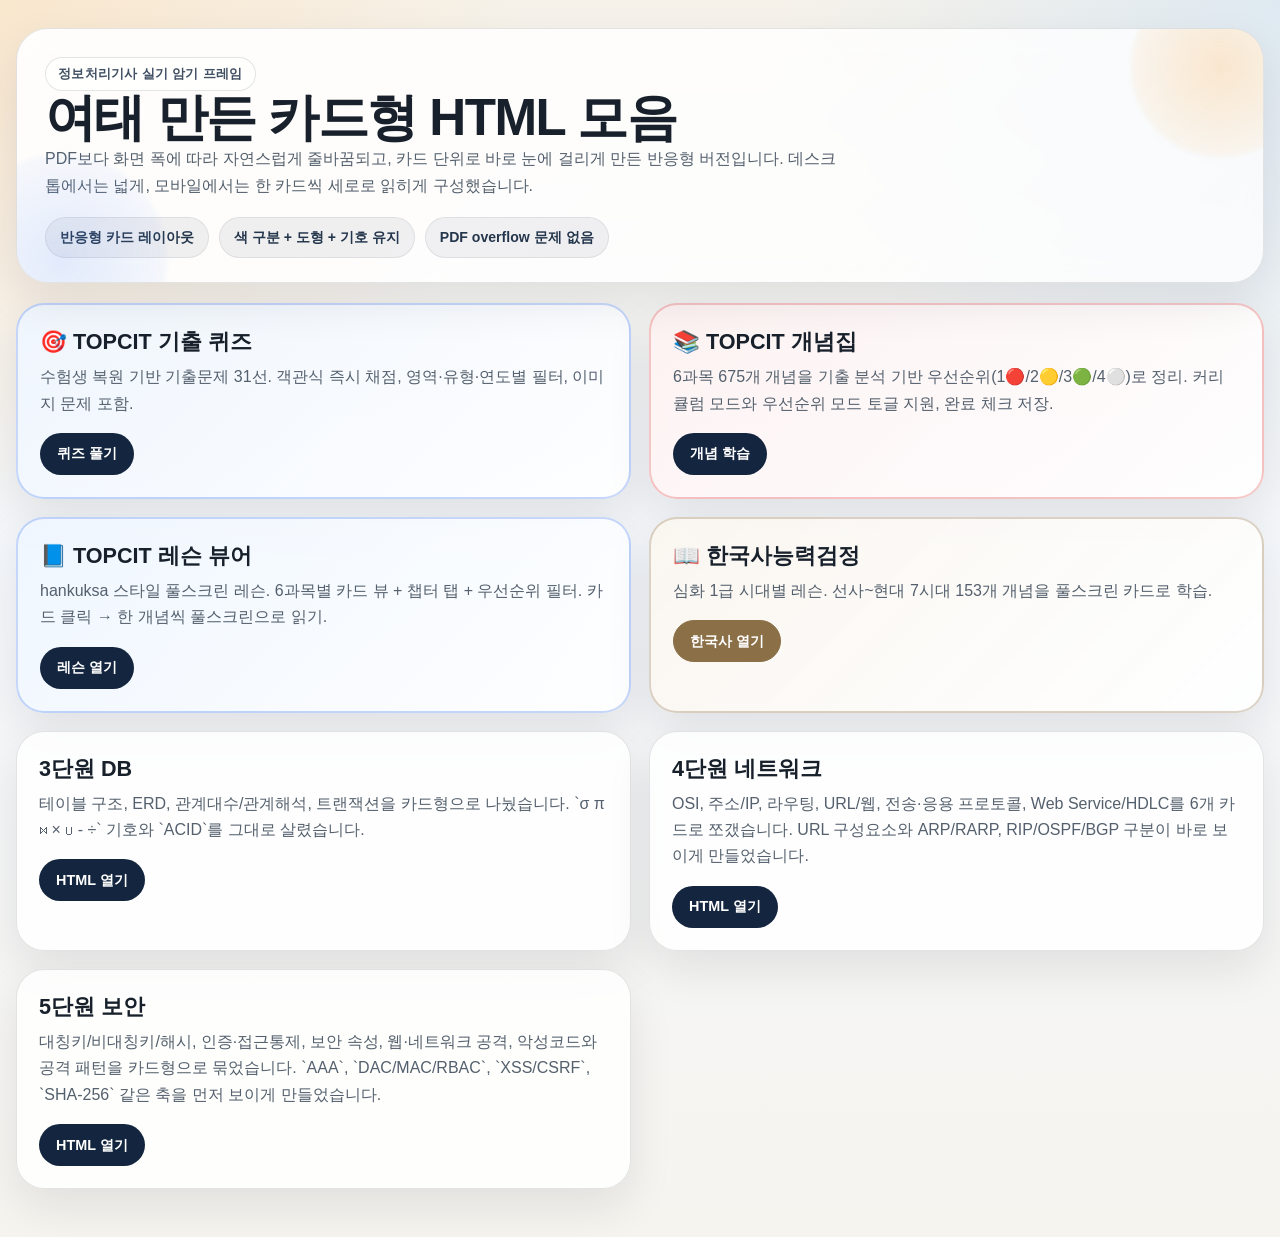
<file: index.html>
<!doctype html>
<html lang="ko">
<head>
  <meta charset="utf-8">
  <meta name="viewport" content="width=device-width, initial-scale=1">
  <title>정보처리기사 실기 암기 프레임</title>
  <link rel="stylesheet" href="./memory-frame.css">
</head>
<body>
  <main class="shell">
    <section class="hero">
      <p class="eyebrow">정보처리기사 실기 암기 프레임</p>
      <h1>여태 만든 카드형 HTML 모음</h1>
      <p class="hero-copy">PDF보다 화면 폭에 따라 자연스럽게 줄바꿈되고, 카드 단위로 바로 눈에 걸리게 만든 반응형 버전입니다. 데스크톱에서는 넓게, 모바일에서는 한 카드씩 세로로 읽히게 구성했습니다.</p>
      <div class="ribbon">
        <span class="route-pill">반응형 카드 레이아웃</span>
        <span class="route-pill">색 구분 + 도형 + 기호 유지</span>
        <span class="route-pill">PDF overflow 문제 없음</span>
      </div>
    </section>

    <section class="index-grid">
      <article class="index-card" style="border: 2px solid rgba(37,99,235,0.25); background: linear-gradient(135deg, rgba(239,246,255,0.9), rgba(255,255,255,0.9));">
        <h2>🎯 TOPCIT 기출 퀴즈</h2>
        <p>수험생 복원 기반 기출문제 31선. 객관식 즉시 채점, 영역·유형·연도별 필터, 이미지 문제 포함.</p>
        <div class="index-actions">
          <a class="btn primary" href="./topcit_quiz.html">퀴즈 풀기</a>
        </div>
      </article>
      <article class="index-card" style="border: 2px solid rgba(220,38,38,0.25); background: linear-gradient(135deg, rgba(254,242,242,0.9), rgba(255,255,255,0.9));">
        <h2>📚 TOPCIT 개념집</h2>
        <p>6과목 675개 개념을 기출 분석 기반 우선순위(1🔴/2🟡/3🟢/4⚪)로 정리. 커리큘럼 모드와 우선순위 모드 토글 지원, 완료 체크 저장.</p>
        <div class="index-actions">
          <a class="btn primary" href="./topcit_concepts.html">개념 학습</a>
        </div>
      </article>
      <article class="index-card" style="border: 2px solid rgba(37,99,235,0.25); background: linear-gradient(135deg, rgba(239,246,255,0.9), rgba(255,255,255,0.9));">
        <h2>📘 TOPCIT 레슨 뷰어</h2>
        <p>hankuksa 스타일 풀스크린 레슨. 6과목별 카드 뷰 + 챕터 탭 + 우선순위 필터. 카드 클릭 → 한 개념씩 풀스크린으로 읽기.</p>
        <div class="index-actions">
          <a class="btn primary" href="./topcit_lesson/">레슨 열기</a>
        </div>
      </article>
      <article class="index-card" style="border: 2px solid rgba(139,111,71,0.3); background: linear-gradient(135deg, rgba(250,246,240,0.95), rgba(255,255,255,0.9));">
        <h2>📖 한국사능력검정</h2>
        <p>심화 1급 시대별 레슨. 선사~현대 7시대 153개 개념을 풀스크린 카드로 학습.</p>
        <div class="index-actions">
          <a class="btn primary" href="https://portfolio-jammy0903.vercel.app/hankuksa/" target="_blank" rel="noopener" style="background:#8b6f47;border-color:#8b6f47;">한국사 열기</a>
        </div>
      </article>
      <article class="index-card">
        <h2>3단원 DB</h2>
        <p>테이블 구조, ERD, 관계대수/관계해석, 트랜잭션을 카드형으로 나눴습니다. `σ π ⋈ × ∪ - ÷` 기호와 `ACID`를 그대로 살렸습니다.</p>
        <div class="index-actions">
          <a class="btn primary" href="./정보처리기사_실기_3단원_DB_암기프레임.html">HTML 열기</a>
        </div>
      </article>

      <article class="index-card">
        <h2>4단원 네트워크</h2>
        <p>OSI, 주소/IP, 라우팅, URL/웹, 전송·응용 프로토콜, Web Service/HDLC를 6개 카드로 쪼갰습니다. URL 구성요소와 ARP/RARP, RIP/OSPF/BGP 구분이 바로 보이게 만들었습니다.</p>
        <div class="index-actions">
          <a class="btn primary" href="./정보처리기사_실기_4단원_네트워크_암기프레임.html">HTML 열기</a>
        </div>
      </article>

      <article class="index-card">
        <h2>5단원 보안</h2>
        <p>대칭키/비대칭키/해시, 인증·접근통제, 보안 속성, 웹·네트워크 공격, 악성코드와 공격 패턴을 카드형으로 묶었습니다. `AAA`, `DAC/MAC/RBAC`, `XSS/CSRF`, `SHA-256` 같은 축을 먼저 보이게 만들었습니다.</p>
        <div class="index-actions">
          <a class="btn primary" href="./정보처리기사_실기_5단원_보안_암기프레임.html">HTML 열기</a>
        </div>
      </article>
    </section>
  </main>
</body>
</html>
</file>
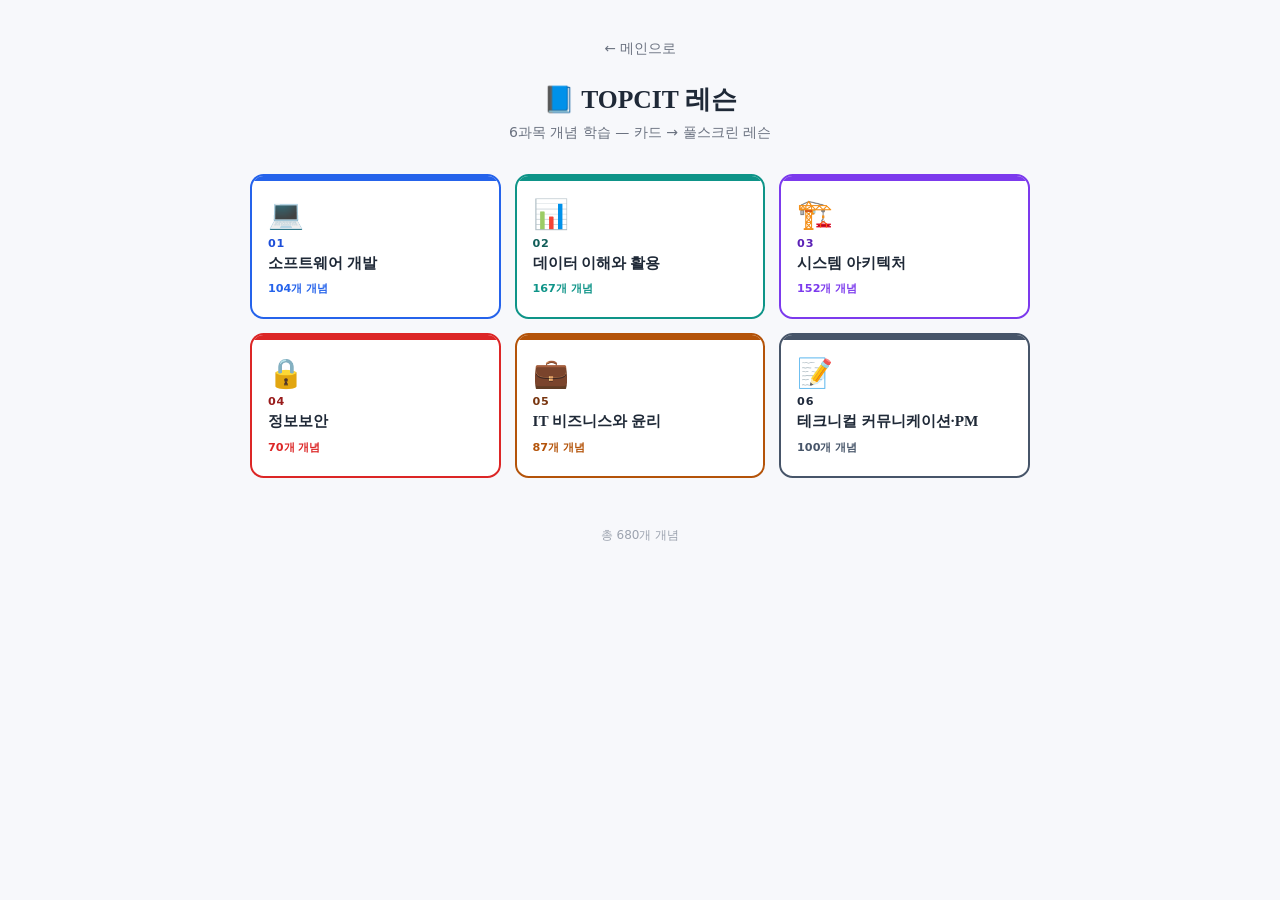
<file: topcit_lesson/index.html>
<!DOCTYPE html>
<html lang="ko">
<head>
<meta charset="UTF-8">
<meta name="viewport" content="width=device-width,initial-scale=1">
<title>TOPCIT 레슨</title>
<style>
:root{--font-sans:"Apple SD Gothic Neo","Malgun Gothic","Noto Sans KR",system-ui,sans-serif;--font-serif:"NanumMyeongjo","Nanum Myeongjo","Batang","Apple SD Gothic Neo",serif}
*{box-sizing:border-box;margin:0;padding:0}
body{font-family:var(--font-sans);background:#f7f8fb;min-height:100vh;display:flex;flex-direction:column;align-items:center;padding:2.5rem 1.25rem;color:#1f2937}
h1{font-size:1.6rem;font-weight:800;margin-bottom:.4rem;font-family:var(--font-serif);text-align:center}
.sub{color:#6b7280;font-size:.88rem;margin-bottom:2rem;text-align:center}
.grid{display:grid;grid-template-columns:repeat(2,1fr);gap:.85rem;width:100%;max-width:780px}
@media(min-width:600px){.grid{grid-template-columns:repeat(3,1fr)}}
.subj-card{background:#fff;border-radius:.85rem;padding:1.3rem 1rem;text-decoration:none;border:2px solid var(--main);transition:all .18s;display:flex;flex-direction:column;gap:.2rem;position:relative;overflow:hidden;color:inherit}
.subj-card::before{content:'';position:absolute;top:0;left:0;right:0;height:5px;background:var(--main)}
.subj-card:hover{transform:translateY(-3px);box-shadow:0 8px 24px rgba(0,0,0,.12)}
.subj-card.pending{opacity:.45;cursor:not-allowed;border-color:#bbb;pointer-events:none}
.subj-card.pending::before{background:#bbb}
.subj-emoji{font-size:1.8rem;margin-bottom:.15rem}
.subj-num{font-size:.7rem;font-weight:800;color:var(--sub);letter-spacing:.07em}
.subj-title{font-size:.95rem;font-weight:800;line-height:1.35;font-family:var(--font-serif)}
.subj-status{font-size:.7rem;color:#6b7280;margin-top:.3rem}
.subj-card:not(.pending) .subj-status{color:var(--main);font-weight:700}
.back{margin-bottom:1.5rem;font-size:.85rem;color:#6b7280;text-decoration:none}
.back:hover{color:#111827}
.footer{margin-top:3rem;font-size:.75rem;color:#9ca3af;text-align:center;line-height:1.6}
</style>
</head>
<body>
<a href="../" class="back">← 메인으로</a>
<h1>📘 TOPCIT 레슨</h1>
<p class="sub">6과목 개념 학습 — 카드 → 풀스크린 레슨</p>
<div class="grid"><a href="./01/" class="subj-card " style="--main:#2563eb;--sub:#1d4ed8"><div class="subj-emoji">💻</div><div class="subj-num">01</div><div class="subj-title">소프트웨어 개발</div><div class="subj-status">104개 개념</div></a><a href="./02/" class="subj-card " style="--main:#0e9488;--sub:#115e59"><div class="subj-emoji">📊</div><div class="subj-num">02</div><div class="subj-title">데이터 이해와 활용</div><div class="subj-status">167개 개념</div></a><a href="./03/" class="subj-card " style="--main:#7c3aed;--sub:#5b21b6"><div class="subj-emoji">🏗️</div><div class="subj-num">03</div><div class="subj-title">시스템 아키텍처</div><div class="subj-status">152개 개념</div></a><a href="./04/" class="subj-card " style="--main:#dc2626;--sub:#991b1b"><div class="subj-emoji">🔒</div><div class="subj-num">04</div><div class="subj-title">정보보안</div><div class="subj-status">70개 개념</div></a><a href="./05/" class="subj-card " style="--main:#b45309;--sub:#78350f"><div class="subj-emoji">💼</div><div class="subj-num">05</div><div class="subj-title">IT 비즈니스와 윤리</div><div class="subj-status">87개 개념</div></a><a href="./06/" class="subj-card " style="--main:#475569;--sub:#1e293b"><div class="subj-emoji">📝</div><div class="subj-num">06</div><div class="subj-title">테크니컬 커뮤니케이션·PM</div><div class="subj-status">100개 개념</div></a></div>
<div class="footer">총 680개 개념</div>
</body>
</html>
</file>
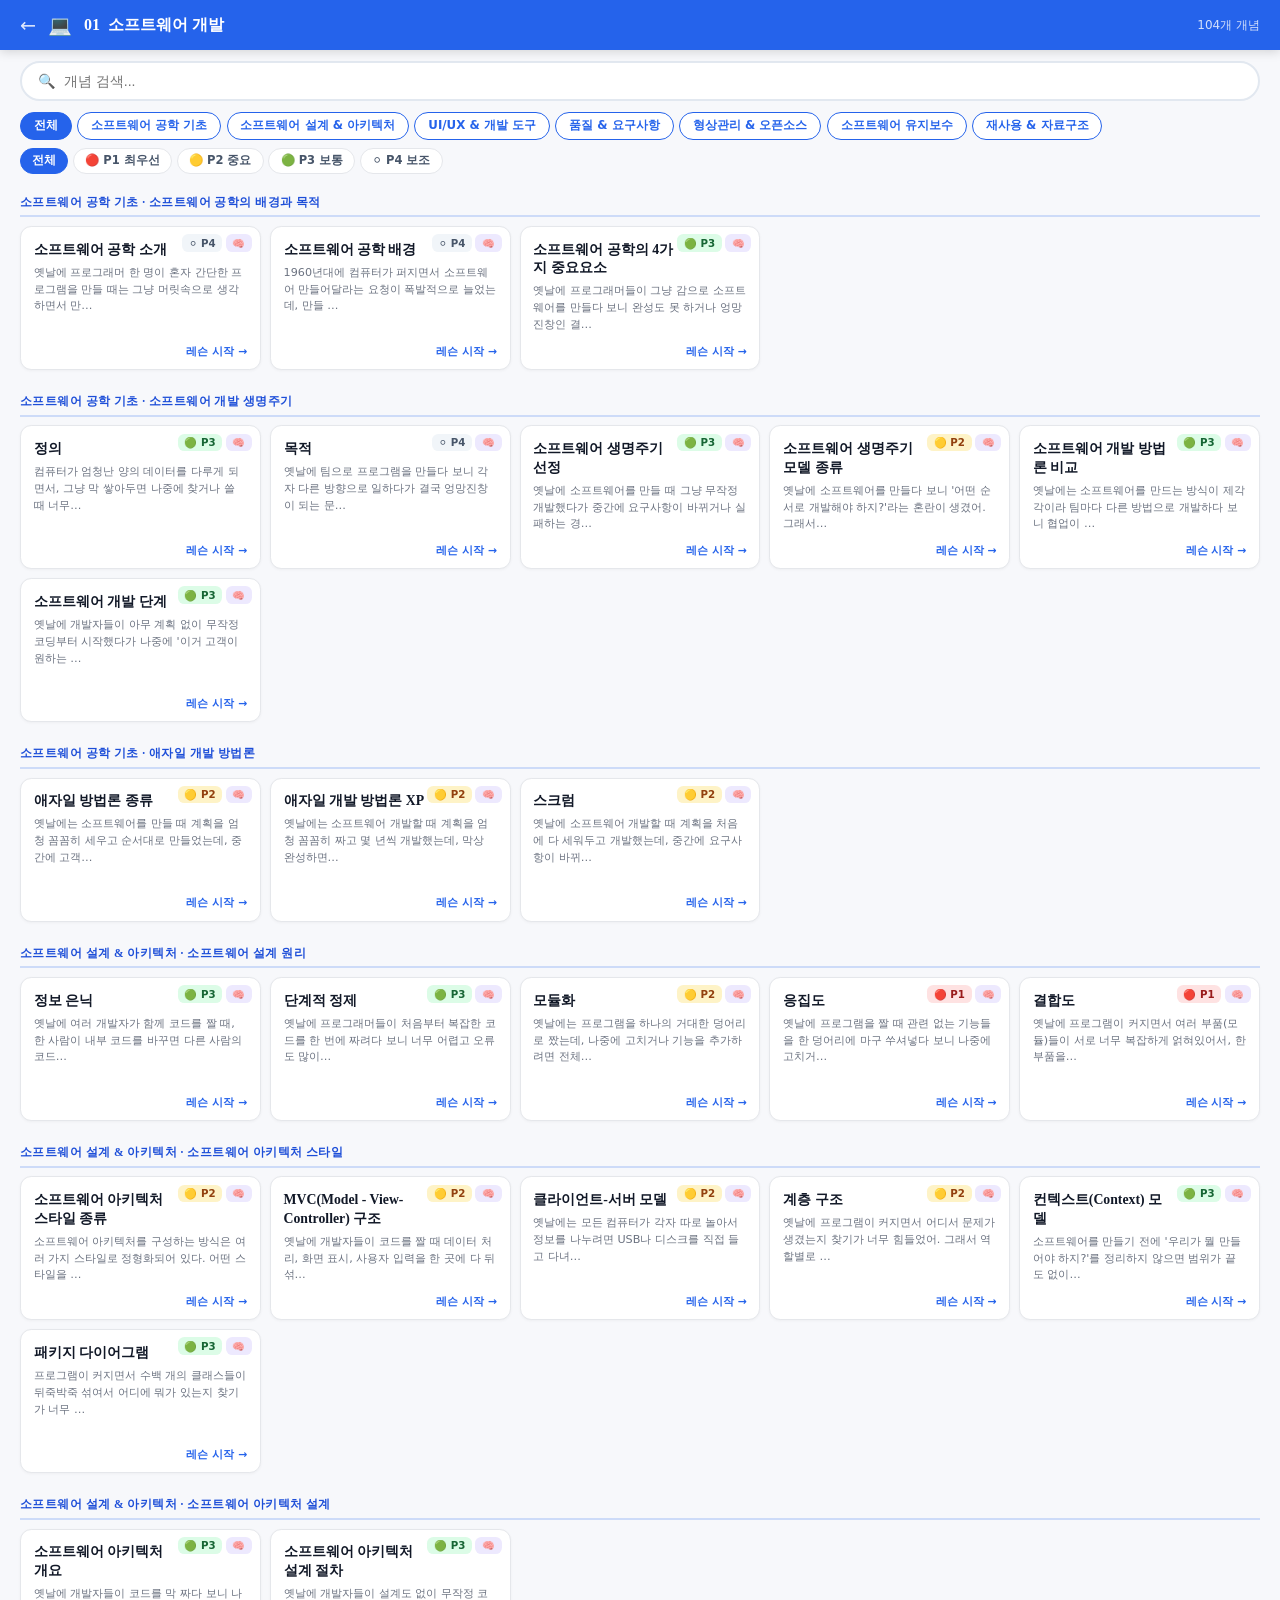
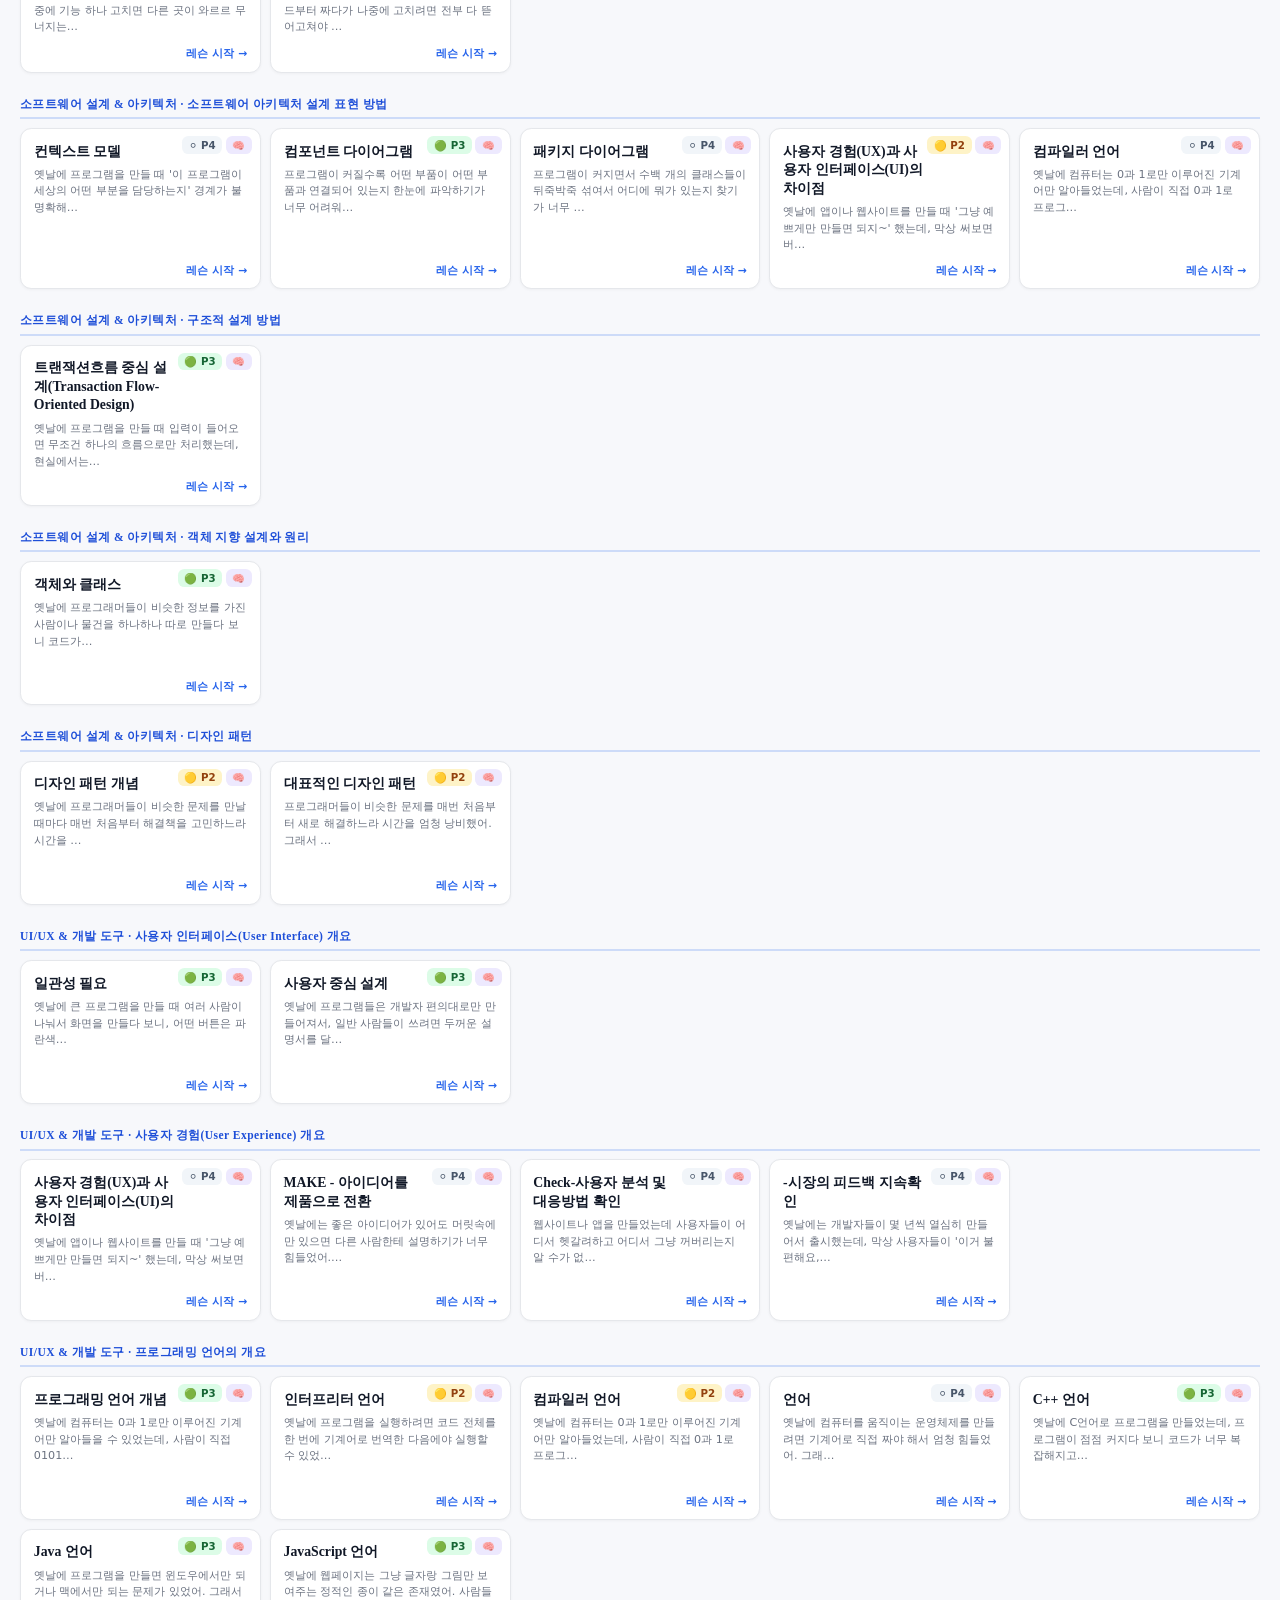
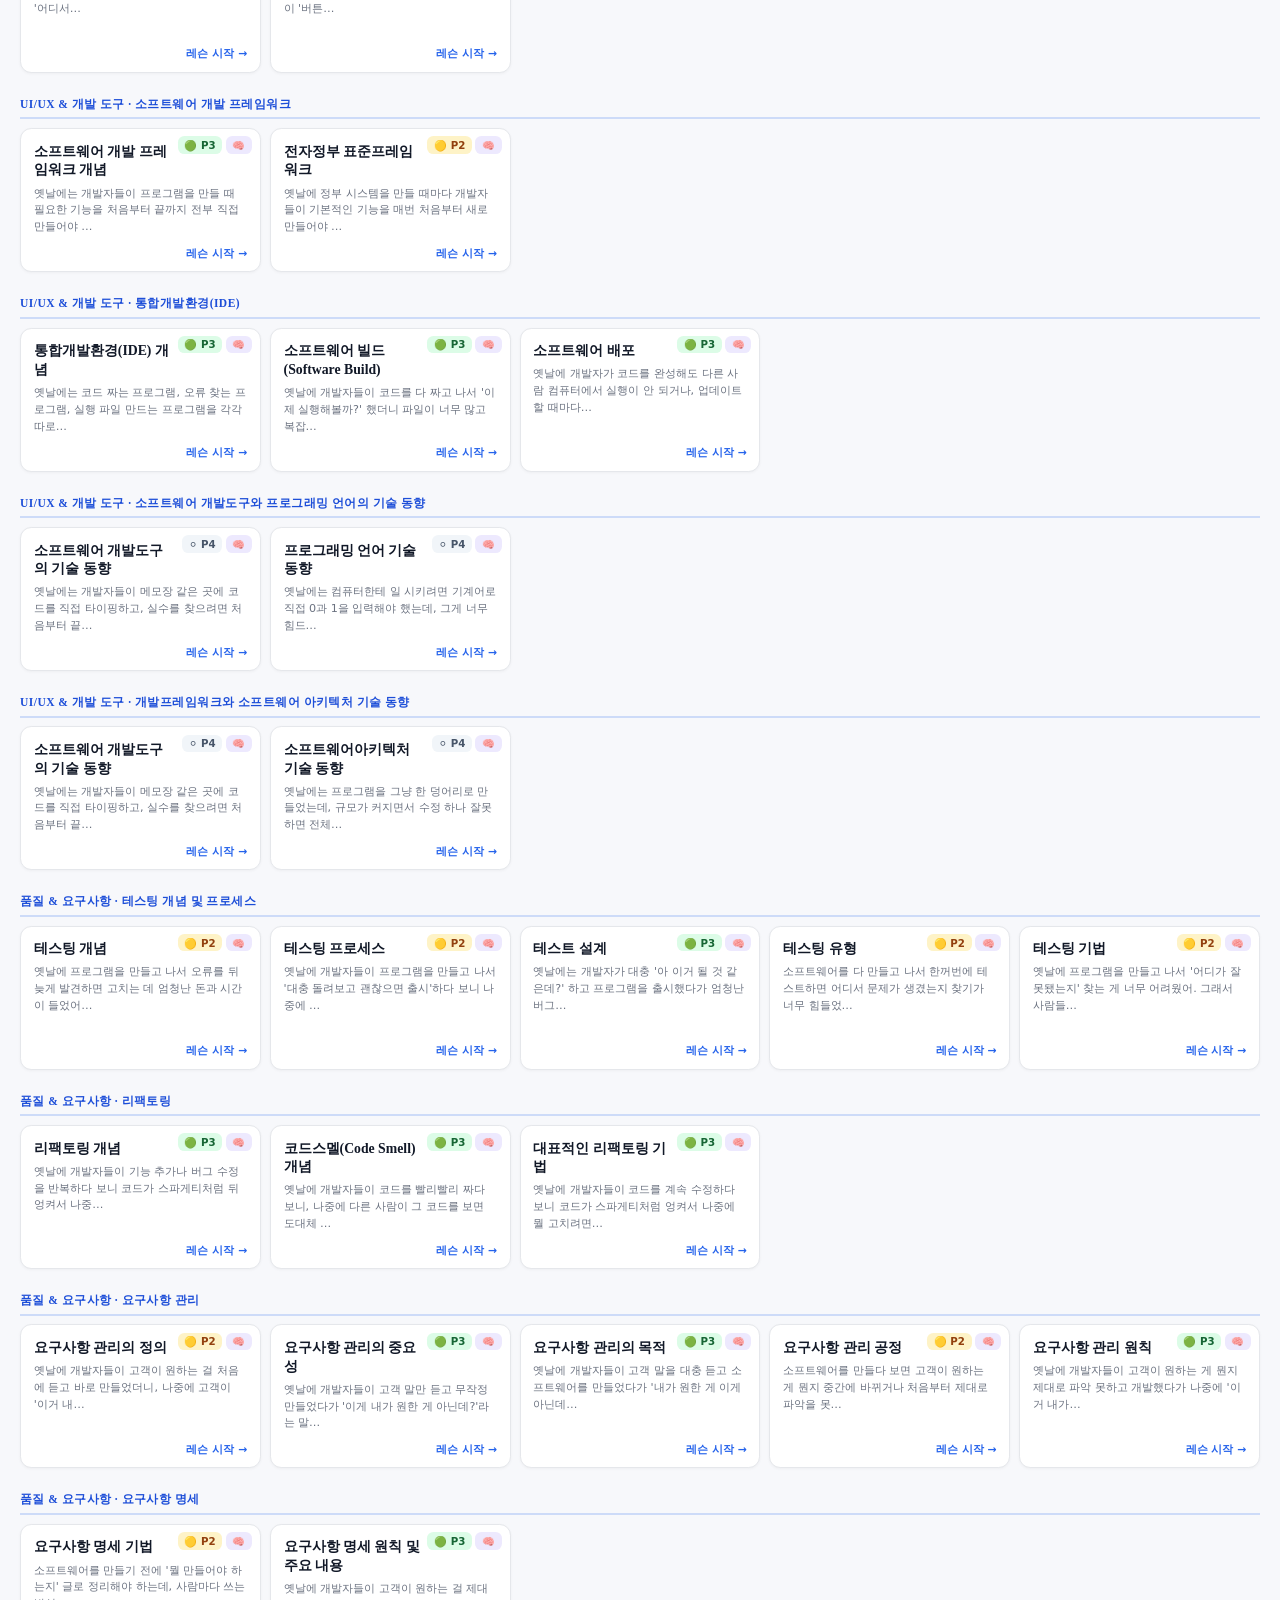
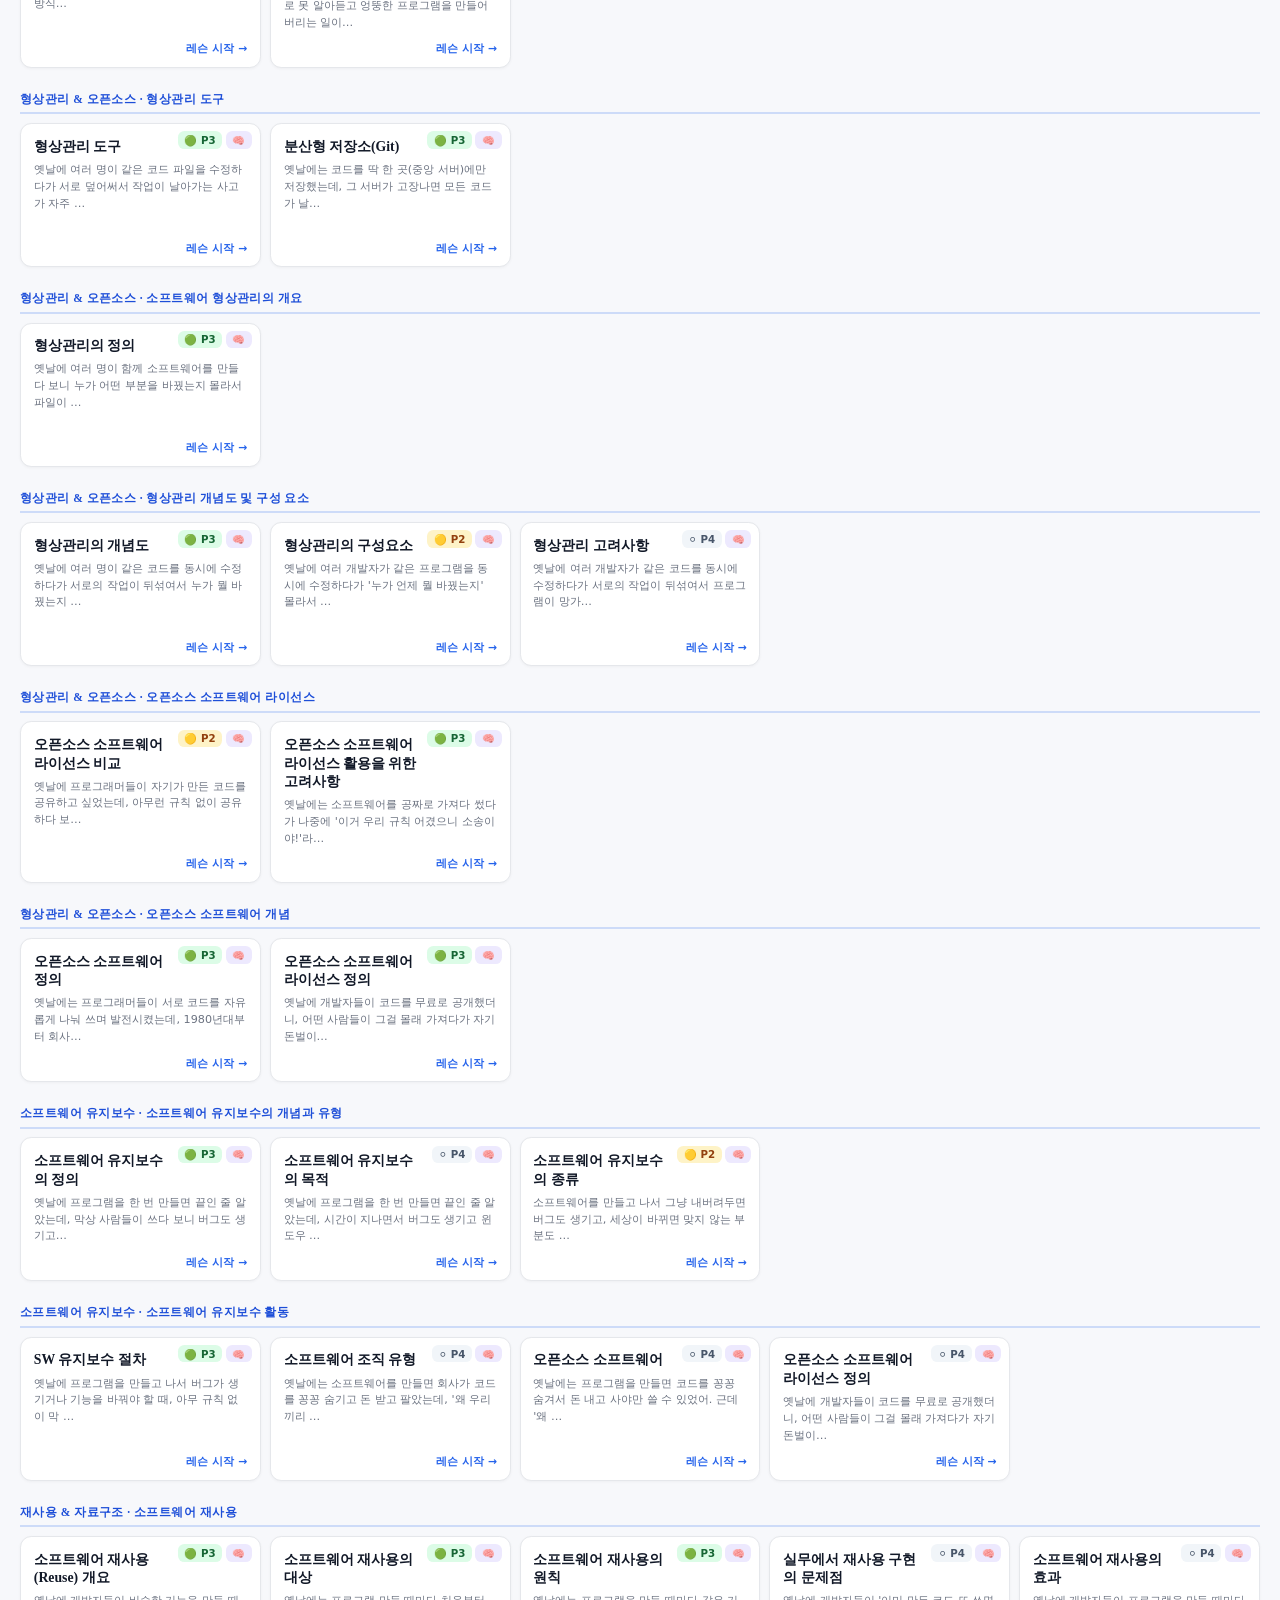
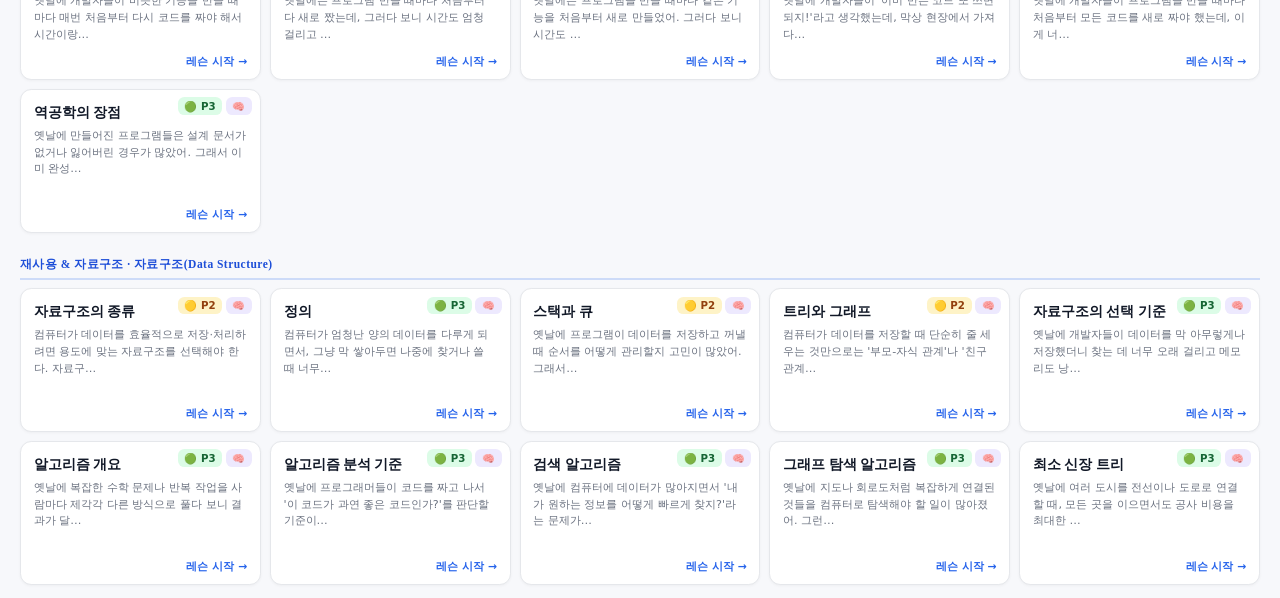
<file: topcit_lesson/01/index.html>
<!DOCTYPE html>
<html lang="ko">
<head>
<meta charset="UTF-8">
<meta name="viewport" content="width=device-width,initial-scale=1,maximum-scale=1,user-scalable=no">
<title>TOPCIT 01 소프트웨어 개발</title>
<style>
:root{--font-sans:"Apple SD Gothic Neo","Malgun Gothic","Noto Sans KR",system-ui,sans-serif;--font-serif:"NanumMyeongjo","Nanum Myeongjo","Batang","Apple SD Gothic Neo",serif}
*{box-sizing:border-box;margin:0;padding:0}
html,body{overflow-x:hidden}
body{font-family:var(--font-sans);background:#f7f8fb;color:#1f2937;min-height:100vh}

.header{background:#2563eb;color:#fff;padding:.85rem 1.25rem;display:flex;align-items:center;gap:.75rem;position:sticky;top:0;z-index:20;box-shadow:0 2px 10px rgba(0,0,0,.15)}
.header-back{color:#fff;text-decoration:none;font-size:1.2rem;opacity:.85}
.header h1{font-size:1rem;font-weight:800;flex:1;font-family:var(--font-serif)}
.header-cnt{font-size:.75rem;opacity:.8;white-space:nowrap}

.search-wrap{padding:.7rem 1.25rem .3rem}
.search{width:100%;padding:.6rem 1rem;border:2px solid #e2e8f0;border-radius:2rem;font-size:.88rem;outline:none;background:#fff;transition:border .2s}
.search:focus{border-color:#2563eb}

.tabs{display:flex;gap:.35rem;padding:.4rem 1.25rem .3rem;overflow-x:auto;scrollbar-width:none}
.tabs::-webkit-scrollbar{display:none}
.tab{flex-shrink:0;padding:.32rem .8rem;border-radius:2rem;border:1.5px solid #2563eb;background:#fff;color:#2563eb;font-size:.74rem;font-weight:700;cursor:pointer;white-space:nowrap;transition:all .15s;font-family:inherit}
.tab.active,.tab:hover{background:#2563eb;color:#fff}

.prio-bar{display:flex;gap:.3rem;padding:.2rem 1.25rem .6rem;overflow-x:auto;scrollbar-width:none}
.prio-bar::-webkit-scrollbar{display:none}
.pchip{flex-shrink:0;padding:.28rem .7rem;border-radius:2rem;border:1.5px solid #e5e7eb;background:#fff;color:#475569;font-size:.72rem;font-weight:700;cursor:pointer;white-space:nowrap;transition:all .15s;font-family:inherit}
.pchip:hover{border-color:var(--pc,#9ca3af);color:#111827}
.pchip.active{background:var(--pc,#2563eb);border-color:var(--pc,#2563eb);color:#fff}
.pchip[data-prio="all"].active{background:#2563eb;border-color:#2563eb;color:#fff}

.section-group{padding:.3rem 1.25rem .8rem}
.section-group.hidden{display:none}
.section-label{font-size:.72rem;font-weight:800;color:#1d4ed8;letter-spacing:.04em;padding:.4rem 0 .35rem;border-bottom:2px solid #2563eb33;margin-bottom:.55rem;font-family:var(--font-serif)}
.card-grid{display:grid;grid-template-columns:repeat(2,1fr);gap:.55rem}
@media(min-width:540px){.card-grid{grid-template-columns:repeat(3,1fr)}}
@media(min-width:900px){.card-grid{grid-template-columns:repeat(4,1fr)}}
@media(min-width:1200px){.card-grid{grid-template-columns:repeat(5,1fr)}}
.card{background:#fff;border-radius:.7rem;padding:.85rem .8rem .65rem;cursor:pointer;border:1.5px solid #e5e7eb;transition:all .18s;box-shadow:0 1px 3px rgba(0,0,0,.04);position:relative;display:flex;flex-direction:column;gap:.35rem;min-height:9rem}
.card:hover{border-color:#2563eb;box-shadow:0 4px 14px #2563eb33;transform:translateY(-2px)}
.card-badges{position:absolute;top:.45rem;right:.5rem;display:flex;gap:.2rem;font-size:.64rem}
.card-badges span{padding:.1rem .42rem;border-radius:.4rem;font-weight:700;line-height:1.4;white-space:nowrap}
.b-prio-1{background:#fee2e2;color:#991b1b}
.b-prio-2{background:#fef3c7;color:#92400e}
.b-prio-3{background:#dcfce7;color:#166534}
.b-prio-4{background:#f1f5f9;color:#475569}
.b-mn{background:#ede9fe;color:#5b21b6}
.card-title{font-size:.86rem;font-weight:700;color:#111827;line-height:1.35;padding-right:4.5rem;font-family:var(--font-serif)}
.card-preview{font-size:.7rem;color:#6b7280;line-height:1.5;flex:1}
.card-cta{font-size:.68rem;color:#2563eb;font-weight:700;text-align:right;margin-top:.25rem}
.card.hidden-card{display:none!important}

/* ───────── 레슨 모드 (풀스크린) ───────── */
.lesson{display:none;position:fixed;inset:0;background:#f7f8fb;z-index:1000;flex-direction:column}
.lesson.show{display:flex}
.l-head{background:#2563eb;color:#fff;padding:.7rem 1rem;display:flex;align-items:center;gap:.7rem;flex-shrink:0}
.l-back{background:none;border:none;color:#fff;font-size:1.3rem;cursor:pointer;padding:0;line-height:1;opacity:.9}
.l-title{flex:1;font-size:.92rem;font-weight:800;font-family:var(--font-serif);line-height:1.3;overflow:hidden;text-overflow:ellipsis;white-space:nowrap}
.l-page-ind{font-size:.78rem;font-weight:700;background:rgba(0,0,0,.18);padding:.18rem .55rem;border-radius:1rem;flex-shrink:0}
.l-progress{height:4px;background:rgba(0,0,0,.15);flex-shrink:0}
.l-progress-bar{height:100%;background:#fff;width:0%;transition:width .3s ease}
.l-body{flex:1;overflow-y:auto;padding:1.2rem 1.25rem 5rem;display:flex;flex-direction:column;gap:1rem;align-items:center}
.l-page{width:100%;max-width:680px;animation:slideIn .25s ease}
@keyframes slideIn{from{opacity:0;transform:translateY(8px)}to{opacity:1;transform:translateY(0)}}

.l-page-title{font-size:1.5rem;font-weight:800;color:#1d4ed8;margin-bottom:.5rem;font-family:var(--font-serif);line-height:1.3}
.l-page-meta{display:flex;flex-wrap:wrap;gap:.35rem;margin-bottom:.85rem}
.l-page-meta .chip{padding:.18rem .55rem;border-radius:1rem;font-size:.7rem;font-weight:700}
.chip-prio-1{background:#fee2e2;color:#991b1b}
.chip-prio-2{background:#fef3c7;color:#92400e}
.chip-prio-3{background:#dcfce7;color:#166534}
.chip-prio-4{background:#f1f5f9;color:#475569}
.l-page-kw{display:flex;flex-wrap:wrap;gap:.3rem;margin-bottom:1.2rem}
.l-page-kw span{background:#2563eb22;color:#1d4ed8;border:1px solid #2563eb55;border-radius:1rem;padding:.18rem .65rem;font-size:.72rem;font-weight:700}

.sec{border-radius:.7rem;padding:1rem 1.1rem;line-height:1.65;margin-bottom:.85rem}
.sec-summary{background:#2563eb11;border-left:5px solid #2563eb;font-size:.95rem;color:#111827;font-weight:600}
.sec-bg{background:#fef7ec;border-left:5px solid #d97706}
.sec-expl{background:#eef2ff;border-left:5px solid #4f46e5}
.sec-why{background:#ecfdf5;border-left:5px solid #059669}
.sec-term{background:#faf5ff;border-left:5px solid #7c3aed}
.sec-link{background:#fff7ed;border-left:5px solid #c2410c}
.sec-mn{background:linear-gradient(145deg,#fffef5 0%,#fff7d6 56%,#2563eb20 100%);color:#1f2937;font-weight:600;border:1.5px solid #2563eb33;border-left:5px solid #2563eb;box-shadow:0 10px 26px #2563eb14}
.sec-trap{background:#fff1f2;border:1.5px solid #fda4af;border-left:5px solid #e11d48;color:#881337}
.sec-src{background:#fff;border:1.5px solid #e5e7eb;border-left:5px solid #475569}
.sec-types{background:#f0f9ff;border:1.5px solid #bae6fd;border-left:5px solid #0284c7}
.sec-types .sec-label{color:#075985}
.types-caption{font-size:.8rem;color:#334155;margin-bottom:.6rem;line-height:1.55}
.types-list{display:flex;flex-direction:column;gap:.55rem;counter-reset:tc}
.type-item{display:grid;grid-template-columns:2rem 1fr;gap:.55rem;align-items:start;background:#fff;border:1px solid #e0f2fe;border-radius:.7rem;padding:.7rem .78rem;counter-increment:tc;position:relative}
.type-item::before{content:counter(tc);display:inline-flex;align-items:center;justify-content:center;width:1.7rem;height:1.7rem;border-radius:.5rem;background:#2563eb16;color:#1d4ed8;font-size:.8rem;font-weight:800;line-height:1}
.type-body{min-width:0}
.type-head{display:flex;flex-wrap:wrap;gap:.35rem;align-items:center;margin-bottom:.2rem}
.type-name{font-size:.92rem;font-weight:800;color:#0f172a;font-family:var(--font-serif)}
.type-en{font-size:.72rem;color:#64748b;font-weight:700}
.type-tier{display:inline-flex;align-items:center;padding:.08rem .42rem;border-radius:999px;font-size:.62rem;font-weight:800;letter-spacing:.04em}
.tier-strong{background:#fee2e2;color:#991b1b}
.tier-mid{background:#fef3c7;color:#92400e}
.tier-weak{background:#dcfce7;color:#166534}
.type-note{font-size:.86rem;line-height:1.68;color:#334155;word-break:keep-all}
.types-scale{display:flex;align-items:center;gap:.45rem;margin-top:.65rem;padding:.5rem .7rem;background:rgba(255,255,255,.7);border:1px dashed #bae6fd;border-radius:.6rem;font-size:.72rem;color:#475569;font-weight:700}
.types-scale .scale-arrow{flex:1;height:6px;border-radius:999px;background:linear-gradient(90deg,#16a34a,#d97706,#dc2626)}
.types-scale.reverse .scale-arrow{background:linear-gradient(90deg,#dc2626,#d97706,#16a34a)}
.sec-label{font-size:.7rem;font-weight:800;letter-spacing:.06em;text-transform:uppercase;margin-bottom:.5rem}
.sec-bg .sec-label{color:#92400e}
.sec-expl .sec-label{color:#3730a3}
.sec-why .sec-label{color:#065f46}
.sec-term .sec-label{color:#5b21b6}
.sec-link .sec-label{color:#9a3412}
.sec-mn .sec-label{color:#1d4ed8}
.sec-trap .sec-label{color:#9f1239}
.sec-summary .sec-label{color:#2563eb}
.sec-src .sec-label{color:#334155}
.sec p{font-size:.92rem;line-height:1.7}
.sec-mn p{font-size:.98rem}
.fact-list{display:flex;flex-direction:column;gap:.65rem}
.fact-item{background:rgba(255,255,255,.85);border:1px solid rgba(0,0,0,.06);border-radius:.85rem;padding:.78rem .85rem}
.fact-term{font-size:.86rem;font-weight:800;color:#111827;margin-bottom:.22rem}
.fact-note{font-size:.9rem;line-height:1.72;color:#374151;word-break:keep-all}
.fact-link-label{display:inline-flex;align-items:center;padding:.12rem .45rem;border-radius:999px;background:#2563eb14;color:#1d4ed8;font-size:.64rem;font-weight:800;letter-spacing:.04em;margin-bottom:.38rem}
.src-list{display:flex;flex-direction:column;gap:.5rem}
.src-link{display:flex;align-items:flex-start;gap:.45rem;text-decoration:none;color:#111827;background:#f9fafb;border:1px solid #e5e7eb;border-radius:.8rem;padding:.72rem .82rem;transition:border-color .15s,transform .15s}
.src-link:hover{border-color:#2563eb;transform:translateY(-1px)}
.src-bullet{flex-shrink:0;color:#2563eb;font-weight:800}
.src-text{font-size:.85rem;line-height:1.55}
.src-host{display:block;font-size:.72rem;color:#6b7280;margin-top:.1rem}
.mn-list{display:flex;flex-direction:column;gap:.55rem}
.mn-line{display:flex;align-items:flex-start;gap:.72rem;background:rgba(255,255,255,.82);border:1px solid #2563eb22;border-radius:.9rem;padding:.72rem .8rem .68rem;box-shadow:0 4px 12px rgba(0,0,0,.04)}
.mn-picto{flex-shrink:0;display:inline-flex;align-items:center;justify-content:center;width:1.6rem;height:1.6rem;border-radius:.45rem;background:#2563eb16;border:1px solid #2563eb26;font-size:.76rem;font-weight:800;line-height:1;color:#1d4ed8}
.mn-main{display:flex;flex-direction:column;gap:.28rem;min-width:0}
.mn-tag{display:inline-flex;align-items:center;width:fit-content;padding:.12rem .45rem;border-radius:999px;background:#2563eb18;color:#1d4ed8;font-size:.64rem;font-weight:800;letter-spacing:.05em}
.mn-text{font-size:.95rem;line-height:1.76;color:#1f2937;word-break:keep-all}
.mn-text strong{color:#2563eb;font-weight:800}

.ctable{width:100%;border-collapse:collapse;font-size:.82rem;background:#fff;border-radius:.5rem;overflow:hidden;margin-top:.4rem}
.ctable th{background:#2563eb;color:#fff;padding:.55rem .65rem;text-align:left;font-weight:700;font-size:.78rem}
.ctable td{padding:.55rem .65rem;border-top:1px solid #e5e7eb;vertical-align:top;line-height:1.55}
.ctable tr:nth-child(even) td{background:#f9fafb}

.done-page{text-align:center;padding:2.5rem 1rem}
.done-emoji{font-size:4.5rem;margin-bottom:1rem;animation:pop .4s ease}
@keyframes pop{from{transform:scale(0)}80%{transform:scale(1.2)}to{transform:scale(1)}}
.done-title{font-size:1.5rem;font-weight:800;color:#1d4ed8;margin-bottom:.5rem;font-family:var(--font-serif)}
.done-sub{font-size:.95rem;color:#6b7280;margin-bottom:2rem}
.done-actions{display:flex;flex-direction:column;gap:.6rem;max-width:300px;margin:0 auto}
.done-btn{padding:.85rem 1.4rem;border-radius:.7rem;font-size:.95rem;font-weight:700;cursor:pointer;border:none;font-family:inherit;transition:all .15s}
.done-btn-primary{background:#2563eb;color:#fff}
.done-btn-primary:hover{transform:translateY(-2px);box-shadow:0 4px 14px #2563eb55}
.done-btn-sub{background:#fff;color:#2563eb;border:1.5px solid #2563eb}
.done-btn-sub:hover{background:#2563eb11}

.l-foot{position:fixed;bottom:0;left:0;right:0;background:#fff;padding:.7rem 1rem;display:flex;gap:.5rem;border-top:1px solid #e5e7eb;z-index:1010}
.l-nav-btn{flex:1;padding:.7rem;border-radius:.55rem;border:1.5px solid #2563eb;background:#fff;color:#2563eb;font-size:.88rem;font-weight:700;cursor:pointer;font-family:inherit;transition:all .15s}
.l-nav-btn:hover:not(:disabled){background:#2563eb11}
.l-nav-btn:disabled{opacity:.35;cursor:not-allowed}
.l-nav-btn.primary{background:#2563eb;color:#fff;border-color:#2563eb}
.l-nav-btn.primary:hover:not(:disabled){background:#1d4ed8;border-color:#1d4ed8}
</style>
</head>
<body>

<div class="header">
  <a href="../" class="header-back">←</a>
  <span style="font-size:1.2rem">💻</span>
  <h1>01 &nbsp;소프트웨어 개발</h1>
  <span class="header-cnt">104개 개념</span>
</div>

<div class="search-wrap">
  <input class="search" type="text" placeholder="🔍  개념 검색..." oninput="applyFilters()">
</div>

<div class="tabs" id="tab-bar"><button class="tab active" onclick="filterTab(this,'all')">전체</button><button class="tab" onclick="filterTab(this,'0')">소프트웨어 공학 기초</button><button class="tab" onclick="filterTab(this,'1')">소프트웨어 설계 &amp; 아키텍처</button><button class="tab" onclick="filterTab(this,'2')">UI/UX &amp; 개발 도구</button><button class="tab" onclick="filterTab(this,'3')">품질 &amp; 요구사항</button><button class="tab" onclick="filterTab(this,'4')">형상관리 &amp; 오픈소스</button><button class="tab" onclick="filterTab(this,'5')">소프트웨어 유지보수</button><button class="tab" onclick="filterTab(this,'6')">재사용 &amp; 자료구조</button></div>
<div class="prio-bar"><button class="pchip active" data-prio="all" onclick="filterPrio(this)">전체</button><button class="pchip" data-prio="1" onclick="filterPrio(this)" style="--pc:#dc2626">🔴 P1 최우선</button><button class="pchip" data-prio="2" onclick="filterPrio(this)" style="--pc:#d97706">🟡 P2 중요</button><button class="pchip" data-prio="3" onclick="filterPrio(this)" style="--pc:#16a34a">🟢 P3 보통</button><button class="pchip" data-prio="4" onclick="filterPrio(this)" style="--pc:#9ca3af">⚪ P4 보조</button></div>

<div id="card-content"><div class="section-group" data-chapter="0"><div class="section-label">소프트웨어 공학 기초 · 소프트웨어 공학의 배경과 목적</div><div class="card-grid"><div class="card" data-prio="4" onclick="startLesson(0)"><div class="card-badges"><span class="b-prio b-prio-4" title="보조">⚪ P4</span><span class="b-mn" title="암기 포인트">🧠</span></div><div class="card-title">소프트웨어 공학 소개</div><div class="card-preview">옛날에 프로그래머 한 명이 혼자 간단한 프로그램을 만들 때는 그냥 머릿속으로 생각하면서 만…</div><div class="card-cta">레슨 시작 →</div></div><div class="card" data-prio="4" onclick="startLesson(1)"><div class="card-badges"><span class="b-prio b-prio-4" title="보조">⚪ P4</span><span class="b-mn" title="암기 포인트">🧠</span></div><div class="card-title">소프트웨어 공학 배경</div><div class="card-preview">1960년대에 컴퓨터가 퍼지면서 소프트웨어 만들어달라는 요청이 폭발적으로 늘었는데, 만들 …</div><div class="card-cta">레슨 시작 →</div></div><div class="card" data-prio="3" onclick="startLesson(2)"><div class="card-badges"><span class="b-prio b-prio-3" title="보통">🟢 P3</span><span class="b-mn" title="암기 포인트">🧠</span></div><div class="card-title">소프트웨어 공학의 4가지 중요요소</div><div class="card-preview">옛날에 프로그래머들이 그냥 감으로 소프트웨어를 만들다 보니 완성도 못 하거나 엉망진창인 결…</div><div class="card-cta">레슨 시작 →</div></div></div></div><div class="section-group" data-chapter="0"><div class="section-label">소프트웨어 공학 기초 · 소프트웨어 개발 생명주기</div><div class="card-grid"><div class="card" data-prio="3" onclick="startLesson(3)"><div class="card-badges"><span class="b-prio b-prio-3" title="보통">🟢 P3</span><span class="b-mn" title="암기 포인트">🧠</span></div><div class="card-title">정의</div><div class="card-preview">컴퓨터가 엄청난 양의 데이터를 다루게 되면서, 그냥 막 쌓아두면 나중에 찾거나 쓸 때 너무…</div><div class="card-cta">레슨 시작 →</div></div><div class="card" data-prio="4" onclick="startLesson(4)"><div class="card-badges"><span class="b-prio b-prio-4" title="보조">⚪ P4</span><span class="b-mn" title="암기 포인트">🧠</span></div><div class="card-title">목적</div><div class="card-preview">옛날에 팀으로 프로그램을 만들다 보니 각자 다른 방향으로 일하다가 결국 엉망진창이 되는 문…</div><div class="card-cta">레슨 시작 →</div></div><div class="card" data-prio="3" onclick="startLesson(5)"><div class="card-badges"><span class="b-prio b-prio-3" title="보통">🟢 P3</span><span class="b-mn" title="암기 포인트">🧠</span></div><div class="card-title">소프트웨어 생명주기 선정</div><div class="card-preview">옛날에 소프트웨어를 만들 때 그냥 무작정 개발했다가 중간에 요구사항이 바뀌거나 실패하는 경…</div><div class="card-cta">레슨 시작 →</div></div><div class="card" data-prio="2" onclick="startLesson(6)"><div class="card-badges"><span class="b-prio b-prio-2" title="중요">🟡 P2</span><span class="b-mn" title="암기 포인트">🧠</span></div><div class="card-title">소프트웨어 생명주기 모델 종류</div><div class="card-preview">옛날에 소프트웨어를 만들다 보니 &#x27;어떤 순서로 개발해야 하지?&#x27;라는 혼란이 생겼어. 그래서…</div><div class="card-cta">레슨 시작 →</div></div><div class="card" data-prio="3" onclick="startLesson(7)"><div class="card-badges"><span class="b-prio b-prio-3" title="보통">🟢 P3</span><span class="b-mn" title="암기 포인트">🧠</span></div><div class="card-title">소프트웨어 개발 방법론 비교</div><div class="card-preview">옛날에는 소프트웨어를 만드는 방식이 제각각이라 팀마다 다른 방법으로 개발하다 보니 협업이 …</div><div class="card-cta">레슨 시작 →</div></div><div class="card" data-prio="3" onclick="startLesson(8)"><div class="card-badges"><span class="b-prio b-prio-3" title="보통">🟢 P3</span><span class="b-mn" title="암기 포인트">🧠</span></div><div class="card-title">소프트웨어 개발 단계</div><div class="card-preview">옛날에 개발자들이 아무 계획 없이 무작정 코딩부터 시작했다가 나중에 &#x27;이거 고객이 원하는 …</div><div class="card-cta">레슨 시작 →</div></div></div></div><div class="section-group" data-chapter="0"><div class="section-label">소프트웨어 공학 기초 · 애자일 개발 방법론</div><div class="card-grid"><div class="card" data-prio="2" onclick="startLesson(9)"><div class="card-badges"><span class="b-prio b-prio-2" title="중요">🟡 P2</span><span class="b-mn" title="암기 포인트">🧠</span></div><div class="card-title">애자일 방법론 종류</div><div class="card-preview">옛날에는 소프트웨어를 만들 때 계획을 엄청 꼼꼼히 세우고 순서대로 만들었는데, 중간에 고객…</div><div class="card-cta">레슨 시작 →</div></div><div class="card" data-prio="2" onclick="startLesson(10)"><div class="card-badges"><span class="b-prio b-prio-2" title="중요">🟡 P2</span><span class="b-mn" title="암기 포인트">🧠</span></div><div class="card-title">애자일 개발 방법론 XP</div><div class="card-preview">옛날에는 소프트웨어 개발할 때 계획을 엄청 꼼꼼히 짜고 몇 년씩 개발했는데, 막상 완성하면…</div><div class="card-cta">레슨 시작 →</div></div><div class="card" data-prio="2" onclick="startLesson(11)"><div class="card-badges"><span class="b-prio b-prio-2" title="중요">🟡 P2</span><span class="b-mn" title="암기 포인트">🧠</span></div><div class="card-title">스크럼</div><div class="card-preview">옛날에 소프트웨어 개발할 때 계획을 처음에 다 세워두고 개발했는데, 중간에 요구사항이 바뀌…</div><div class="card-cta">레슨 시작 →</div></div></div></div><div class="section-group" data-chapter="1"><div class="section-label">소프트웨어 설계 &amp; 아키텍처 · 소프트웨어 설계 원리</div><div class="card-grid"><div class="card" data-prio="3" onclick="startLesson(12)"><div class="card-badges"><span class="b-prio b-prio-3" title="보통">🟢 P3</span><span class="b-mn" title="암기 포인트">🧠</span></div><div class="card-title">정보 은닉</div><div class="card-preview">옛날에 여러 개발자가 함께 코드를 짤 때, 한 사람이 내부 코드를 바꾸면 다른 사람의 코드…</div><div class="card-cta">레슨 시작 →</div></div><div class="card" data-prio="3" onclick="startLesson(13)"><div class="card-badges"><span class="b-prio b-prio-3" title="보통">🟢 P3</span><span class="b-mn" title="암기 포인트">🧠</span></div><div class="card-title">단계적 정제</div><div class="card-preview">옛날에 프로그래머들이 처음부터 복잡한 코드를 한 번에 짜려다 보니 너무 어렵고 오류도 많이…</div><div class="card-cta">레슨 시작 →</div></div><div class="card" data-prio="2" onclick="startLesson(14)"><div class="card-badges"><span class="b-prio b-prio-2" title="중요">🟡 P2</span><span class="b-mn" title="암기 포인트">🧠</span></div><div class="card-title">모듈화</div><div class="card-preview">옛날에는 프로그램을 하나의 거대한 덩어리로 짰는데, 나중에 고치거나 기능을 추가하려면 전체…</div><div class="card-cta">레슨 시작 →</div></div><div class="card" data-prio="1" onclick="startLesson(15)"><div class="card-badges"><span class="b-prio b-prio-1" title="최우선">🔴 P1</span><span class="b-mn" title="암기 포인트">🧠</span></div><div class="card-title">응집도</div><div class="card-preview">옛날에 프로그램을 짤 때 관련 없는 기능들을 한 덩어리에 마구 쑤셔넣다 보니 나중에 고치거…</div><div class="card-cta">레슨 시작 →</div></div><div class="card" data-prio="1" onclick="startLesson(16)"><div class="card-badges"><span class="b-prio b-prio-1" title="최우선">🔴 P1</span><span class="b-mn" title="암기 포인트">🧠</span></div><div class="card-title">결합도</div><div class="card-preview">옛날에 프로그램이 커지면서 여러 부품(모듈)들이 서로 너무 복잡하게 얽혀있어서, 한 부품을…</div><div class="card-cta">레슨 시작 →</div></div></div></div><div class="section-group" data-chapter="1"><div class="section-label">소프트웨어 설계 &amp; 아키텍처 · 소프트웨어 아키텍처 스타일</div><div class="card-grid"><div class="card" data-prio="2" onclick="startLesson(17)"><div class="card-badges"><span class="b-prio b-prio-2" title="중요">🟡 P2</span><span class="b-mn" title="암기 포인트">🧠</span></div><div class="card-title">소프트웨어 아키텍처 스타일 종류</div><div class="card-preview">소프트웨어 아키텍처를 구성하는 방식은 여러 가지 스타일로 정형화되어 있다. 어떤 스타일을 …</div><div class="card-cta">레슨 시작 →</div></div><div class="card" data-prio="2" onclick="startLesson(18)"><div class="card-badges"><span class="b-prio b-prio-2" title="중요">🟡 P2</span><span class="b-mn" title="암기 포인트">🧠</span></div><div class="card-title">MVC(Model - View-Controller) 구조</div><div class="card-preview">옛날에 개발자들이 코드를 짤 때 데이터 처리, 화면 표시, 사용자 입력을 한 곳에 다 뒤섞…</div><div class="card-cta">레슨 시작 →</div></div><div class="card" data-prio="2" onclick="startLesson(19)"><div class="card-badges"><span class="b-prio b-prio-2" title="중요">🟡 P2</span><span class="b-mn" title="암기 포인트">🧠</span></div><div class="card-title">클라이언트-서버 모델</div><div class="card-preview">옛날에는 모든 컴퓨터가 각자 따로 놀아서 정보를 나누려면 USB나 디스크를 직접 들고 다녀…</div><div class="card-cta">레슨 시작 →</div></div><div class="card" data-prio="2" onclick="startLesson(20)"><div class="card-badges"><span class="b-prio b-prio-2" title="중요">🟡 P2</span><span class="b-mn" title="암기 포인트">🧠</span></div><div class="card-title">계층 구조</div><div class="card-preview">옛날에 프로그램이 커지면서 어디서 문제가 생겼는지 찾기가 너무 힘들었어. 그래서 역할별로 …</div><div class="card-cta">레슨 시작 →</div></div><div class="card" data-prio="3" onclick="startLesson(21)"><div class="card-badges"><span class="b-prio b-prio-3" title="보통">🟢 P3</span><span class="b-mn" title="암기 포인트">🧠</span></div><div class="card-title">컨텍스트(Context) 모델</div><div class="card-preview">소프트웨어를 만들기 전에 &#x27;우리가 뭘 만들어야 하지?&#x27;를 정리하지 않으면 범위가 끝도 없이…</div><div class="card-cta">레슨 시작 →</div></div><div class="card" data-prio="3" onclick="startLesson(22)"><div class="card-badges"><span class="b-prio b-prio-3" title="보통">🟢 P3</span><span class="b-mn" title="암기 포인트">🧠</span></div><div class="card-title">패키지 다이어그램</div><div class="card-preview">프로그램이 커지면서 수백 개의 클래스들이 뒤죽박죽 섞여서 어디에 뭐가 있는지 찾기가 너무 …</div><div class="card-cta">레슨 시작 →</div></div></div></div><div class="section-group" data-chapter="1"><div class="section-label">소프트웨어 설계 &amp; 아키텍처 · 소프트웨어 아키텍처 설계</div><div class="card-grid"><div class="card" data-prio="3" onclick="startLesson(23)"><div class="card-badges"><span class="b-prio b-prio-3" title="보통">🟢 P3</span><span class="b-mn" title="암기 포인트">🧠</span></div><div class="card-title">소프트웨어 아키텍처 개요</div><div class="card-preview">옛날에 개발자들이 코드를 막 짜다 보니 나중에 기능 하나 고치면 다른 곳이 와르르 무너지는…</div><div class="card-cta">레슨 시작 →</div></div><div class="card" data-prio="3" onclick="startLesson(24)"><div class="card-badges"><span class="b-prio b-prio-3" title="보통">🟢 P3</span><span class="b-mn" title="암기 포인트">🧠</span></div><div class="card-title">소프트웨어 아키텍처 설계 절차</div><div class="card-preview">옛날에 개발자들이 설계도 없이 무작정 코드부터 짜다가 나중에 고치려면 전부 다 뜯어고쳐야 …</div><div class="card-cta">레슨 시작 →</div></div></div></div><div class="section-group" data-chapter="1"><div class="section-label">소프트웨어 설계 &amp; 아키텍처 · 소프트웨어 아키텍처 설계 표현 방법</div><div class="card-grid"><div class="card" data-prio="4" onclick="startLesson(25)"><div class="card-badges"><span class="b-prio b-prio-4" title="보조">⚪ P4</span><span class="b-mn" title="암기 포인트">🧠</span></div><div class="card-title">컨텍스트 모델</div><div class="card-preview">옛날에 프로그램을 만들 때 &#x27;이 프로그램이 세상의 어떤 부분을 담당하는지&#x27; 경계가 불명확해…</div><div class="card-cta">레슨 시작 →</div></div><div class="card" data-prio="3" onclick="startLesson(26)"><div class="card-badges"><span class="b-prio b-prio-3" title="보통">🟢 P3</span><span class="b-mn" title="암기 포인트">🧠</span></div><div class="card-title">컴포넌트 다이어그램</div><div class="card-preview">프로그램이 커질수록 어떤 부품이 어떤 부품과 연결되어 있는지 한눈에 파악하기가 너무 어려워…</div><div class="card-cta">레슨 시작 →</div></div><div class="card" data-prio="4" onclick="startLesson(27)"><div class="card-badges"><span class="b-prio b-prio-4" title="보조">⚪ P4</span><span class="b-mn" title="암기 포인트">🧠</span></div><div class="card-title">패키지 다이어그램</div><div class="card-preview">프로그램이 커지면서 수백 개의 클래스들이 뒤죽박죽 섞여서 어디에 뭐가 있는지 찾기가 너무 …</div><div class="card-cta">레슨 시작 →</div></div><div class="card" data-prio="2" onclick="startLesson(28)"><div class="card-badges"><span class="b-prio b-prio-2" title="중요">🟡 P2</span><span class="b-mn" title="암기 포인트">🧠</span></div><div class="card-title">사용자 경험(UX)과 사용자 인터페이스(UI)의 차이점</div><div class="card-preview">옛날에 앱이나 웹사이트를 만들 때 &#x27;그냥 예쁘게만 만들면 되지~&#x27; 했는데, 막상 써보면 버…</div><div class="card-cta">레슨 시작 →</div></div><div class="card" data-prio="4" onclick="startLesson(29)"><div class="card-badges"><span class="b-prio b-prio-4" title="보조">⚪ P4</span><span class="b-mn" title="암기 포인트">🧠</span></div><div class="card-title">컴파일러 언어</div><div class="card-preview">옛날에 컴퓨터는 0과 1로만 이루어진 기계어만 알아들었는데, 사람이 직접 0과 1로 프로그…</div><div class="card-cta">레슨 시작 →</div></div></div></div><div class="section-group" data-chapter="1"><div class="section-label">소프트웨어 설계 &amp; 아키텍처 · 구조적 설계 방법</div><div class="card-grid"><div class="card" data-prio="3" onclick="startLesson(30)"><div class="card-badges"><span class="b-prio b-prio-3" title="보통">🟢 P3</span><span class="b-mn" title="암기 포인트">🧠</span></div><div class="card-title">트랜잭션흐름 중심 설계(Transaction Flow-Oriented Design)</div><div class="card-preview">옛날에 프로그램을 만들 때 입력이 들어오면 무조건 하나의 흐름으로만 처리했는데, 현실에서는…</div><div class="card-cta">레슨 시작 →</div></div></div></div><div class="section-group" data-chapter="1"><div class="section-label">소프트웨어 설계 &amp; 아키텍처 · 객체 지향 설계와 원리</div><div class="card-grid"><div class="card" data-prio="3" onclick="startLesson(31)"><div class="card-badges"><span class="b-prio b-prio-3" title="보통">🟢 P3</span><span class="b-mn" title="암기 포인트">🧠</span></div><div class="card-title">객체와 클래스</div><div class="card-preview">옛날에 프로그래머들이 비슷한 정보를 가진 사람이나 물건을 하나하나 따로 만들다 보니 코드가…</div><div class="card-cta">레슨 시작 →</div></div></div></div><div class="section-group" data-chapter="1"><div class="section-label">소프트웨어 설계 &amp; 아키텍처 · 디자인 패턴</div><div class="card-grid"><div class="card" data-prio="2" onclick="startLesson(32)"><div class="card-badges"><span class="b-prio b-prio-2" title="중요">🟡 P2</span><span class="b-mn" title="암기 포인트">🧠</span></div><div class="card-title">디자인 패턴 개념</div><div class="card-preview">옛날에 프로그래머들이 비슷한 문제를 만날 때마다 매번 처음부터 해결책을 고민하느라 시간을 …</div><div class="card-cta">레슨 시작 →</div></div><div class="card" data-prio="2" onclick="startLesson(33)"><div class="card-badges"><span class="b-prio b-prio-2" title="중요">🟡 P2</span><span class="b-mn" title="암기 포인트">🧠</span></div><div class="card-title">대표적인 디자인 패턴</div><div class="card-preview">프로그래머들이 비슷한 문제를 매번 처음부터 새로 해결하느라 시간을 엄청 낭비했어. 그래서 …</div><div class="card-cta">레슨 시작 →</div></div></div></div><div class="section-group" data-chapter="2"><div class="section-label">UI/UX &amp; 개발 도구 · 사용자 인터페이스(User Interface) 개요</div><div class="card-grid"><div class="card" data-prio="3" onclick="startLesson(34)"><div class="card-badges"><span class="b-prio b-prio-3" title="보통">🟢 P3</span><span class="b-mn" title="암기 포인트">🧠</span></div><div class="card-title">일관성 필요</div><div class="card-preview">옛날에 큰 프로그램을 만들 때 여러 사람이 나눠서 화면을 만들다 보니, 어떤 버튼은 파란색…</div><div class="card-cta">레슨 시작 →</div></div><div class="card" data-prio="3" onclick="startLesson(35)"><div class="card-badges"><span class="b-prio b-prio-3" title="보통">🟢 P3</span><span class="b-mn" title="암기 포인트">🧠</span></div><div class="card-title">사용자 중심 설계</div><div class="card-preview">옛날에 프로그램들은 개발자 편의대로만 만들어져서, 일반 사람들이 쓰려면 두꺼운 설명서를 달…</div><div class="card-cta">레슨 시작 →</div></div></div></div><div class="section-group" data-chapter="2"><div class="section-label">UI/UX &amp; 개발 도구 · 사용자 경험(User Experience) 개요</div><div class="card-grid"><div class="card" data-prio="4" onclick="startLesson(36)"><div class="card-badges"><span class="b-prio b-prio-4" title="보조">⚪ P4</span><span class="b-mn" title="암기 포인트">🧠</span></div><div class="card-title">사용자 경험(UX)과 사용자 인터페이스(UI)의 차이점</div><div class="card-preview">옛날에 앱이나 웹사이트를 만들 때 &#x27;그냥 예쁘게만 만들면 되지~&#x27; 했는데, 막상 써보면 버…</div><div class="card-cta">레슨 시작 →</div></div><div class="card" data-prio="4" onclick="startLesson(37)"><div class="card-badges"><span class="b-prio b-prio-4" title="보조">⚪ P4</span><span class="b-mn" title="암기 포인트">🧠</span></div><div class="card-title">MAKE - 아이디어를 제품으로 전환</div><div class="card-preview">옛날에는 좋은 아이디어가 있어도 머릿속에만 있으면 다른 사람한테 설명하기가 너무 힘들었어.…</div><div class="card-cta">레슨 시작 →</div></div><div class="card" data-prio="4" onclick="startLesson(38)"><div class="card-badges"><span class="b-prio b-prio-4" title="보조">⚪ P4</span><span class="b-mn" title="암기 포인트">🧠</span></div><div class="card-title">Check-사용자 분석 및 대응방법 확인</div><div class="card-preview">웹사이트나 앱을 만들었는데 사용자들이 어디서 헷갈려하고 어디서 그냥 꺼버리는지 알 수가 없…</div><div class="card-cta">레슨 시작 →</div></div><div class="card" data-prio="4" onclick="startLesson(39)"><div class="card-badges"><span class="b-prio b-prio-4" title="보조">⚪ P4</span><span class="b-mn" title="암기 포인트">🧠</span></div><div class="card-title">-시장의 피드백 지속확인</div><div class="card-preview">옛날에는 개발자들이 몇 년씩 열심히 만들어서 출시했는데, 막상 사용자들이 &#x27;이거 불편해요,…</div><div class="card-cta">레슨 시작 →</div></div></div></div><div class="section-group" data-chapter="2"><div class="section-label">UI/UX &amp; 개발 도구 · 프로그래밍 언어의 개요</div><div class="card-grid"><div class="card" data-prio="3" onclick="startLesson(40)"><div class="card-badges"><span class="b-prio b-prio-3" title="보통">🟢 P3</span><span class="b-mn" title="암기 포인트">🧠</span></div><div class="card-title">프로그래밍 언어 개념</div><div class="card-preview">옛날에 컴퓨터는 0과 1로만 이루어진 기계어만 알아들을 수 있었는데, 사람이 직접 0101…</div><div class="card-cta">레슨 시작 →</div></div><div class="card" data-prio="2" onclick="startLesson(41)"><div class="card-badges"><span class="b-prio b-prio-2" title="중요">🟡 P2</span><span class="b-mn" title="암기 포인트">🧠</span></div><div class="card-title">인터프리터 언어</div><div class="card-preview">옛날에 프로그램을 실행하려면 코드 전체를 한 번에 기계어로 번역한 다음에야 실행할 수 있었…</div><div class="card-cta">레슨 시작 →</div></div><div class="card" data-prio="2" onclick="startLesson(42)"><div class="card-badges"><span class="b-prio b-prio-2" title="중요">🟡 P2</span><span class="b-mn" title="암기 포인트">🧠</span></div><div class="card-title">컴파일러 언어</div><div class="card-preview">옛날에 컴퓨터는 0과 1로만 이루어진 기계어만 알아들었는데, 사람이 직접 0과 1로 프로그…</div><div class="card-cta">레슨 시작 →</div></div><div class="card" data-prio="4" onclick="startLesson(43)"><div class="card-badges"><span class="b-prio b-prio-4" title="보조">⚪ P4</span><span class="b-mn" title="암기 포인트">🧠</span></div><div class="card-title">언어</div><div class="card-preview">옛날에 컴퓨터를 움직이는 운영체제를 만들려면 기계어로 직접 짜야 해서 엄청 힘들었어. 그래…</div><div class="card-cta">레슨 시작 →</div></div><div class="card" data-prio="3" onclick="startLesson(44)"><div class="card-badges"><span class="b-prio b-prio-3" title="보통">🟢 P3</span><span class="b-mn" title="암기 포인트">🧠</span></div><div class="card-title">C++ 언어</div><div class="card-preview">옛날에 C언어로 프로그램을 만들었는데, 프로그램이 점점 커지다 보니 코드가 너무 복잡해지고…</div><div class="card-cta">레슨 시작 →</div></div><div class="card" data-prio="3" onclick="startLesson(45)"><div class="card-badges"><span class="b-prio b-prio-3" title="보통">🟢 P3</span><span class="b-mn" title="암기 포인트">🧠</span></div><div class="card-title">Java 언어</div><div class="card-preview">옛날에 프로그램을 만들면 윈도우에서만 되거나 맥에서만 되는 문제가 있었어. 그래서 &#x27;어디서…</div><div class="card-cta">레슨 시작 →</div></div><div class="card" data-prio="3" onclick="startLesson(46)"><div class="card-badges"><span class="b-prio b-prio-3" title="보통">🟢 P3</span><span class="b-mn" title="암기 포인트">🧠</span></div><div class="card-title">JavaScript 언어</div><div class="card-preview">옛날에 웹페이지는 그냥 글자랑 그림만 보여주는 정적인 종이 같은 존재였어. 사람들이 &#x27;버튼…</div><div class="card-cta">레슨 시작 →</div></div></div></div><div class="section-group" data-chapter="2"><div class="section-label">UI/UX &amp; 개발 도구 · 소프트웨어 개발 프레임워크</div><div class="card-grid"><div class="card" data-prio="3" onclick="startLesson(47)"><div class="card-badges"><span class="b-prio b-prio-3" title="보통">🟢 P3</span><span class="b-mn" title="암기 포인트">🧠</span></div><div class="card-title">소프트웨어 개발 프레임워크 개념</div><div class="card-preview">옛날에는 개발자들이 프로그램을 만들 때 필요한 기능을 처음부터 끝까지 전부 직접 만들어야 …</div><div class="card-cta">레슨 시작 →</div></div><div class="card" data-prio="2" onclick="startLesson(48)"><div class="card-badges"><span class="b-prio b-prio-2" title="중요">🟡 P2</span><span class="b-mn" title="암기 포인트">🧠</span></div><div class="card-title">전자정부 표준프레임워크</div><div class="card-preview">옛날에 정부 시스템을 만들 때마다 개발자들이 기본적인 기능을 매번 처음부터 새로 만들어야 …</div><div class="card-cta">레슨 시작 →</div></div></div></div><div class="section-group" data-chapter="2"><div class="section-label">UI/UX &amp; 개발 도구 · 통합개발환경(IDE)</div><div class="card-grid"><div class="card" data-prio="3" onclick="startLesson(49)"><div class="card-badges"><span class="b-prio b-prio-3" title="보통">🟢 P3</span><span class="b-mn" title="암기 포인트">🧠</span></div><div class="card-title">통합개발환경(IDE) 개념</div><div class="card-preview">옛날에는 코드 짜는 프로그램, 오류 찾는 프로그램, 실행 파일 만드는 프로그램을 각각 따로…</div><div class="card-cta">레슨 시작 →</div></div><div class="card" data-prio="3" onclick="startLesson(50)"><div class="card-badges"><span class="b-prio b-prio-3" title="보통">🟢 P3</span><span class="b-mn" title="암기 포인트">🧠</span></div><div class="card-title">소프트웨어 빌드(Software Build)</div><div class="card-preview">옛날에 개발자들이 코드를 다 짜고 나서 &#x27;이제 실행해볼까?&#x27; 했더니 파일이 너무 많고 복잡…</div><div class="card-cta">레슨 시작 →</div></div><div class="card" data-prio="3" onclick="startLesson(51)"><div class="card-badges"><span class="b-prio b-prio-3" title="보통">🟢 P3</span><span class="b-mn" title="암기 포인트">🧠</span></div><div class="card-title">소프트웨어 배포</div><div class="card-preview">옛날에 개발자가 코드를 완성해도 다른 사람 컴퓨터에서 실행이 안 되거나, 업데이트할 때마다…</div><div class="card-cta">레슨 시작 →</div></div></div></div><div class="section-group" data-chapter="2"><div class="section-label">UI/UX &amp; 개발 도구 · 소프트웨어 개발도구와 프로그래밍 언어의 기술 동향</div><div class="card-grid"><div class="card" data-prio="4" onclick="startLesson(52)"><div class="card-badges"><span class="b-prio b-prio-4" title="보조">⚪ P4</span><span class="b-mn" title="암기 포인트">🧠</span></div><div class="card-title">소프트웨어 개발도구의 기술 동향</div><div class="card-preview">옛날에는 개발자들이 메모장 같은 곳에 코드를 직접 타이핑하고, 실수를 찾으려면 처음부터 끝…</div><div class="card-cta">레슨 시작 →</div></div><div class="card" data-prio="4" onclick="startLesson(53)"><div class="card-badges"><span class="b-prio b-prio-4" title="보조">⚪ P4</span><span class="b-mn" title="암기 포인트">🧠</span></div><div class="card-title">프로그래밍 언어 기술 동향</div><div class="card-preview">옛날에는 컴퓨터한테 일 시키려면 기계어로 직접 0과 1을 입력해야 했는데, 그게 너무 힘드…</div><div class="card-cta">레슨 시작 →</div></div></div></div><div class="section-group" data-chapter="2"><div class="section-label">UI/UX &amp; 개발 도구 · 개발프레임워크와 소프트웨어 아키텍처 기술 동향</div><div class="card-grid"><div class="card" data-prio="4" onclick="startLesson(54)"><div class="card-badges"><span class="b-prio b-prio-4" title="보조">⚪ P4</span><span class="b-mn" title="암기 포인트">🧠</span></div><div class="card-title">소프트웨어 개발도구의 기술 동향</div><div class="card-preview">옛날에는 개발자들이 메모장 같은 곳에 코드를 직접 타이핑하고, 실수를 찾으려면 처음부터 끝…</div><div class="card-cta">레슨 시작 →</div></div><div class="card" data-prio="4" onclick="startLesson(55)"><div class="card-badges"><span class="b-prio b-prio-4" title="보조">⚪ P4</span><span class="b-mn" title="암기 포인트">🧠</span></div><div class="card-title">소프트웨어아키텍처 기술 동향</div><div class="card-preview">옛날에는 프로그램을 그냥 한 덩어리로 만들었는데, 규모가 커지면서 수정 하나 잘못하면 전체…</div><div class="card-cta">레슨 시작 →</div></div></div></div><div class="section-group" data-chapter="3"><div class="section-label">품질 &amp; 요구사항 · 테스팅 개념 및 프로세스</div><div class="card-grid"><div class="card" data-prio="2" onclick="startLesson(56)"><div class="card-badges"><span class="b-prio b-prio-2" title="중요">🟡 P2</span><span class="b-mn" title="암기 포인트">🧠</span></div><div class="card-title">테스팅 개념</div><div class="card-preview">옛날에 프로그램을 만들고 나서 오류를 뒤늦게 발견하면 고치는 데 엄청난 돈과 시간이 들었어…</div><div class="card-cta">레슨 시작 →</div></div><div class="card" data-prio="2" onclick="startLesson(57)"><div class="card-badges"><span class="b-prio b-prio-2" title="중요">🟡 P2</span><span class="b-mn" title="암기 포인트">🧠</span></div><div class="card-title">테스팅 프로세스</div><div class="card-preview">옛날에 개발자들이 프로그램을 만들고 나서 &#x27;대충 돌려보고 괜찮으면 출시&#x27;하다 보니 나중에 …</div><div class="card-cta">레슨 시작 →</div></div><div class="card" data-prio="3" onclick="startLesson(58)"><div class="card-badges"><span class="b-prio b-prio-3" title="보통">🟢 P3</span><span class="b-mn" title="암기 포인트">🧠</span></div><div class="card-title">테스트 설계</div><div class="card-preview">옛날에는 개발자가 대충 &#x27;아 이거 될 것 같은데?&#x27; 하고 프로그램을 출시했다가 엄청난 버그…</div><div class="card-cta">레슨 시작 →</div></div><div class="card" data-prio="2" onclick="startLesson(59)"><div class="card-badges"><span class="b-prio b-prio-2" title="중요">🟡 P2</span><span class="b-mn" title="암기 포인트">🧠</span></div><div class="card-title">테스팅 유형</div><div class="card-preview">소프트웨어를 다 만들고 나서 한꺼번에 테스트하면 어디서 문제가 생겼는지 찾기가 너무 힘들었…</div><div class="card-cta">레슨 시작 →</div></div><div class="card" data-prio="2" onclick="startLesson(60)"><div class="card-badges"><span class="b-prio b-prio-2" title="중요">🟡 P2</span><span class="b-mn" title="암기 포인트">🧠</span></div><div class="card-title">테스팅 기법</div><div class="card-preview">옛날에 프로그램을 만들고 나서 &#x27;어디가 잘못됐는지&#x27; 찾는 게 너무 어려웠어. 그래서 사람들…</div><div class="card-cta">레슨 시작 →</div></div></div></div><div class="section-group" data-chapter="3"><div class="section-label">품질 &amp; 요구사항 · 리팩토링</div><div class="card-grid"><div class="card" data-prio="3" onclick="startLesson(61)"><div class="card-badges"><span class="b-prio b-prio-3" title="보통">🟢 P3</span><span class="b-mn" title="암기 포인트">🧠</span></div><div class="card-title">리팩토링 개념</div><div class="card-preview">옛날에 개발자들이 기능 추가나 버그 수정을 반복하다 보니 코드가 스파게티처럼 뒤엉켜서 나중…</div><div class="card-cta">레슨 시작 →</div></div><div class="card" data-prio="3" onclick="startLesson(62)"><div class="card-badges"><span class="b-prio b-prio-3" title="보통">🟢 P3</span><span class="b-mn" title="암기 포인트">🧠</span></div><div class="card-title">코드스멜(Code Smell) 개념</div><div class="card-preview">옛날에 개발자들이 코드를 빨리빨리 짜다 보니, 나중에 다른 사람이 그 코드를 보면 도대체 …</div><div class="card-cta">레슨 시작 →</div></div><div class="card" data-prio="3" onclick="startLesson(63)"><div class="card-badges"><span class="b-prio b-prio-3" title="보통">🟢 P3</span><span class="b-mn" title="암기 포인트">🧠</span></div><div class="card-title">대표적인 리팩토링 기법</div><div class="card-preview">옛날에 개발자들이 코드를 계속 수정하다 보니 코드가 스파게티처럼 엉켜서 나중에 뭘 고치려면…</div><div class="card-cta">레슨 시작 →</div></div></div></div><div class="section-group" data-chapter="3"><div class="section-label">품질 &amp; 요구사항 · 요구사항 관리</div><div class="card-grid"><div class="card" data-prio="2" onclick="startLesson(64)"><div class="card-badges"><span class="b-prio b-prio-2" title="중요">🟡 P2</span><span class="b-mn" title="암기 포인트">🧠</span></div><div class="card-title">요구사항 관리의 정의</div><div class="card-preview">옛날에 개발자들이 고객이 원하는 걸 처음에 듣고 바로 만들었더니, 나중에 고객이 &#x27;이거 내…</div><div class="card-cta">레슨 시작 →</div></div><div class="card" data-prio="3" onclick="startLesson(65)"><div class="card-badges"><span class="b-prio b-prio-3" title="보통">🟢 P3</span><span class="b-mn" title="암기 포인트">🧠</span></div><div class="card-title">요구사항 관리의 중요성</div><div class="card-preview">옛날에 개발자들이 고객 말만 듣고 무작정 만들었다가 &#x27;이게 내가 원한 게 아닌데?&#x27;라는 말…</div><div class="card-cta">레슨 시작 →</div></div><div class="card" data-prio="3" onclick="startLesson(66)"><div class="card-badges"><span class="b-prio b-prio-3" title="보통">🟢 P3</span><span class="b-mn" title="암기 포인트">🧠</span></div><div class="card-title">요구사항 관리의 목적</div><div class="card-preview">옛날에 개발자들이 고객 말을 대충 듣고 소프트웨어를 만들었다가 &#x27;내가 원한 게 이게 아닌데…</div><div class="card-cta">레슨 시작 →</div></div><div class="card" data-prio="2" onclick="startLesson(67)"><div class="card-badges"><span class="b-prio b-prio-2" title="중요">🟡 P2</span><span class="b-mn" title="암기 포인트">🧠</span></div><div class="card-title">요구사항 관리 공정</div><div class="card-preview">소프트웨어를 만들다 보면 고객이 원하는 게 뭔지 중간에 바뀌거나 처음부터 제대로 파악을 못…</div><div class="card-cta">레슨 시작 →</div></div><div class="card" data-prio="3" onclick="startLesson(68)"><div class="card-badges"><span class="b-prio b-prio-3" title="보통">🟢 P3</span><span class="b-mn" title="암기 포인트">🧠</span></div><div class="card-title">요구사항 관리 원칙</div><div class="card-preview">옛날에 개발자들이 고객이 원하는 게 뭔지 제대로 파악 못하고 개발했다가 나중에 &#x27;이거 내가…</div><div class="card-cta">레슨 시작 →</div></div></div></div><div class="section-group" data-chapter="3"><div class="section-label">품질 &amp; 요구사항 · 요구사항 명세</div><div class="card-grid"><div class="card" data-prio="2" onclick="startLesson(69)"><div class="card-badges"><span class="b-prio b-prio-2" title="중요">🟡 P2</span><span class="b-mn" title="암기 포인트">🧠</span></div><div class="card-title">요구사항 명세 기법</div><div class="card-preview">소프트웨어를 만들기 전에 &#x27;뭘 만들어야 하는지&#x27; 글로 정리해야 하는데, 사람마다 쓰는 방식…</div><div class="card-cta">레슨 시작 →</div></div><div class="card" data-prio="3" onclick="startLesson(70)"><div class="card-badges"><span class="b-prio b-prio-3" title="보통">🟢 P3</span><span class="b-mn" title="암기 포인트">🧠</span></div><div class="card-title">요구사항 명세 원칙 및 주요 내용</div><div class="card-preview">옛날에 개발자들이 고객이 원하는 걸 제대로 못 알아듣고 엉뚱한 프로그램을 만들어버리는 일이…</div><div class="card-cta">레슨 시작 →</div></div></div></div><div class="section-group" data-chapter="4"><div class="section-label">형상관리 &amp; 오픈소스 · 형상관리 도구</div><div class="card-grid"><div class="card" data-prio="3" onclick="startLesson(71)"><div class="card-badges"><span class="b-prio b-prio-3" title="보통">🟢 P3</span><span class="b-mn" title="암기 포인트">🧠</span></div><div class="card-title">형상관리 도구</div><div class="card-preview">옛날에 여러 명이 같은 코드 파일을 수정하다가 서로 덮어써서 작업이 날아가는 사고가 자주 …</div><div class="card-cta">레슨 시작 →</div></div><div class="card" data-prio="3" onclick="startLesson(72)"><div class="card-badges"><span class="b-prio b-prio-3" title="보통">🟢 P3</span><span class="b-mn" title="암기 포인트">🧠</span></div><div class="card-title">분산형 저장소(Git)</div><div class="card-preview">옛날에는 코드를 딱 한 곳(중앙 서버)에만 저장했는데, 그 서버가 고장나면 모든 코드가 날…</div><div class="card-cta">레슨 시작 →</div></div></div></div><div class="section-group" data-chapter="4"><div class="section-label">형상관리 &amp; 오픈소스 · 소프트웨어 형상관리의 개요</div><div class="card-grid"><div class="card" data-prio="3" onclick="startLesson(73)"><div class="card-badges"><span class="b-prio b-prio-3" title="보통">🟢 P3</span><span class="b-mn" title="암기 포인트">🧠</span></div><div class="card-title">형상관리의 정의</div><div class="card-preview">옛날에 여러 명이 함께 소프트웨어를 만들다 보니 누가 어떤 부분을 바꿨는지 몰라서 파일이 …</div><div class="card-cta">레슨 시작 →</div></div></div></div><div class="section-group" data-chapter="4"><div class="section-label">형상관리 &amp; 오픈소스 · 형상관리 개념도 및 구성 요소</div><div class="card-grid"><div class="card" data-prio="3" onclick="startLesson(74)"><div class="card-badges"><span class="b-prio b-prio-3" title="보통">🟢 P3</span><span class="b-mn" title="암기 포인트">🧠</span></div><div class="card-title">형상관리의 개념도</div><div class="card-preview">옛날에 여러 명이 같은 코드를 동시에 수정하다가 서로의 작업이 뒤섞여서 누가 뭘 바꿨는지 …</div><div class="card-cta">레슨 시작 →</div></div><div class="card" data-prio="2" onclick="startLesson(75)"><div class="card-badges"><span class="b-prio b-prio-2" title="중요">🟡 P2</span><span class="b-mn" title="암기 포인트">🧠</span></div><div class="card-title">형상관리의 구성요소</div><div class="card-preview">옛날에 여러 개발자가 같은 프로그램을 동시에 수정하다가 &#x27;누가 언제 뭘 바꿨는지&#x27; 몰라서 …</div><div class="card-cta">레슨 시작 →</div></div><div class="card" data-prio="4" onclick="startLesson(76)"><div class="card-badges"><span class="b-prio b-prio-4" title="보조">⚪ P4</span><span class="b-mn" title="암기 포인트">🧠</span></div><div class="card-title">형상관리 고려사항</div><div class="card-preview">옛날에 여러 개발자가 같은 코드를 동시에 수정하다가 서로의 작업이 뒤섞여서 프로그램이 망가…</div><div class="card-cta">레슨 시작 →</div></div></div></div><div class="section-group" data-chapter="4"><div class="section-label">형상관리 &amp; 오픈소스 · 오픈소스 소프트웨어 라이선스</div><div class="card-grid"><div class="card" data-prio="2" onclick="startLesson(77)"><div class="card-badges"><span class="b-prio b-prio-2" title="중요">🟡 P2</span><span class="b-mn" title="암기 포인트">🧠</span></div><div class="card-title">오픈소스 소프트웨어 라이선스 비교</div><div class="card-preview">옛날에 프로그래머들이 자기가 만든 코드를 공유하고 싶었는데, 아무런 규칙 없이 공유하다 보…</div><div class="card-cta">레슨 시작 →</div></div><div class="card" data-prio="3" onclick="startLesson(78)"><div class="card-badges"><span class="b-prio b-prio-3" title="보통">🟢 P3</span><span class="b-mn" title="암기 포인트">🧠</span></div><div class="card-title">오픈소스 소프트웨어 라이선스 활용을 위한 고려사항</div><div class="card-preview">옛날에는 소프트웨어를 공짜로 가져다 썼다가 나중에 &#x27;이거 우리 규칙 어겼으니 소송이야!&#x27;라…</div><div class="card-cta">레슨 시작 →</div></div></div></div><div class="section-group" data-chapter="4"><div class="section-label">형상관리 &amp; 오픈소스 · 오픈소스 소프트웨어 개념</div><div class="card-grid"><div class="card" data-prio="3" onclick="startLesson(79)"><div class="card-badges"><span class="b-prio b-prio-3" title="보통">🟢 P3</span><span class="b-mn" title="암기 포인트">🧠</span></div><div class="card-title">오픈소스 소프트웨어 정의</div><div class="card-preview">옛날에는 프로그래머들이 서로 코드를 자유롭게 나눠 쓰며 발전시켰는데, 1980년대부터 회사…</div><div class="card-cta">레슨 시작 →</div></div><div class="card" data-prio="3" onclick="startLesson(80)"><div class="card-badges"><span class="b-prio b-prio-3" title="보통">🟢 P3</span><span class="b-mn" title="암기 포인트">🧠</span></div><div class="card-title">오픈소스 소프트웨어 라이선스 정의</div><div class="card-preview">옛날에 개발자들이 코드를 무료로 공개했더니, 어떤 사람들이 그걸 몰래 가져다가 자기 돈벌이…</div><div class="card-cta">레슨 시작 →</div></div></div></div><div class="section-group" data-chapter="5"><div class="section-label">소프트웨어 유지보수 · 소프트웨어 유지보수의 개념과 유형</div><div class="card-grid"><div class="card" data-prio="3" onclick="startLesson(81)"><div class="card-badges"><span class="b-prio b-prio-3" title="보통">🟢 P3</span><span class="b-mn" title="암기 포인트">🧠</span></div><div class="card-title">소프트웨어 유지보수의 정의</div><div class="card-preview">옛날에 프로그램을 한 번 만들면 끝인 줄 알았는데, 막상 사람들이 쓰다 보니 버그도 생기고…</div><div class="card-cta">레슨 시작 →</div></div><div class="card" data-prio="4" onclick="startLesson(82)"><div class="card-badges"><span class="b-prio b-prio-4" title="보조">⚪ P4</span><span class="b-mn" title="암기 포인트">🧠</span></div><div class="card-title">소프트웨어 유지보수의 목적</div><div class="card-preview">옛날에 프로그램을 한 번 만들면 끝인 줄 알았는데, 시간이 지나면서 버그도 생기고 윈도우 …</div><div class="card-cta">레슨 시작 →</div></div><div class="card" data-prio="2" onclick="startLesson(83)"><div class="card-badges"><span class="b-prio b-prio-2" title="중요">🟡 P2</span><span class="b-mn" title="암기 포인트">🧠</span></div><div class="card-title">소프트웨어 유지보수의 종류</div><div class="card-preview">소프트웨어를 만들고 나서 그냥 내버려두면 버그도 생기고, 세상이 바뀌면 맞지 않는 부분도 …</div><div class="card-cta">레슨 시작 →</div></div></div></div><div class="section-group" data-chapter="5"><div class="section-label">소프트웨어 유지보수 · 소프트웨어 유지보수 활동</div><div class="card-grid"><div class="card" data-prio="3" onclick="startLesson(84)"><div class="card-badges"><span class="b-prio b-prio-3" title="보통">🟢 P3</span><span class="b-mn" title="암기 포인트">🧠</span></div><div class="card-title">SW 유지보수 절차</div><div class="card-preview">옛날에 프로그램을 만들고 나서 버그가 생기거나 기능을 바꿔야 할 때, 아무 규칙 없이 막 …</div><div class="card-cta">레슨 시작 →</div></div><div class="card" data-prio="4" onclick="startLesson(85)"><div class="card-badges"><span class="b-prio b-prio-4" title="보조">⚪ P4</span><span class="b-mn" title="암기 포인트">🧠</span></div><div class="card-title">소프트웨어 조직 유형</div><div class="card-preview">옛날에는 소프트웨어를 만들면 회사가 코드를 꽁꽁 숨기고 돈 받고 팔았는데, &#x27;왜 우리끼리 …</div><div class="card-cta">레슨 시작 →</div></div><div class="card" data-prio="4" onclick="startLesson(86)"><div class="card-badges"><span class="b-prio b-prio-4" title="보조">⚪ P4</span><span class="b-mn" title="암기 포인트">🧠</span></div><div class="card-title">오픈소스 소프트웨어</div><div class="card-preview">옛날에는 프로그램을 만들면 코드를 꽁꽁 숨겨서 돈 내고 사야만 쓸 수 있었어. 근데 &#x27;왜 …</div><div class="card-cta">레슨 시작 →</div></div><div class="card" data-prio="4" onclick="startLesson(87)"><div class="card-badges"><span class="b-prio b-prio-4" title="보조">⚪ P4</span><span class="b-mn" title="암기 포인트">🧠</span></div><div class="card-title">오픈소스 소프트웨어 라이선스 정의</div><div class="card-preview">옛날에 개발자들이 코드를 무료로 공개했더니, 어떤 사람들이 그걸 몰래 가져다가 자기 돈벌이…</div><div class="card-cta">레슨 시작 →</div></div></div></div><div class="section-group" data-chapter="6"><div class="section-label">재사용 &amp; 자료구조 · 소프트웨어 재사용</div><div class="card-grid"><div class="card" data-prio="3" onclick="startLesson(88)"><div class="card-badges"><span class="b-prio b-prio-3" title="보통">🟢 P3</span><span class="b-mn" title="암기 포인트">🧠</span></div><div class="card-title">소프트웨어 재사용(Reuse) 개요</div><div class="card-preview">옛날에 개발자들이 비슷한 기능을 만들 때마다 매번 처음부터 다시 코드를 짜야 해서 시간이랑…</div><div class="card-cta">레슨 시작 →</div></div><div class="card" data-prio="3" onclick="startLesson(89)"><div class="card-badges"><span class="b-prio b-prio-3" title="보통">🟢 P3</span><span class="b-mn" title="암기 포인트">🧠</span></div><div class="card-title">소프트웨어 재사용의 대상</div><div class="card-preview">옛날에는 프로그램 만들 때마다 처음부터 다 새로 짰는데, 그러다 보니 시간도 엄청 걸리고 …</div><div class="card-cta">레슨 시작 →</div></div><div class="card" data-prio="3" onclick="startLesson(90)"><div class="card-badges"><span class="b-prio b-prio-3" title="보통">🟢 P3</span><span class="b-mn" title="암기 포인트">🧠</span></div><div class="card-title">소프트웨어 재사용의 원칙</div><div class="card-preview">옛날에는 프로그램을 만들 때마다 같은 기능을 처음부터 새로 만들었어. 그러다 보니 시간도 …</div><div class="card-cta">레슨 시작 →</div></div><div class="card" data-prio="4" onclick="startLesson(91)"><div class="card-badges"><span class="b-prio b-prio-4" title="보조">⚪ P4</span><span class="b-mn" title="암기 포인트">🧠</span></div><div class="card-title">실무에서 재사용 구현의 문제점</div><div class="card-preview">옛날에 개발자들이 &#x27;이미 만든 코드 또 쓰면 되지!&#x27;라고 생각했는데, 막상 현장에서 가져다…</div><div class="card-cta">레슨 시작 →</div></div><div class="card" data-prio="4" onclick="startLesson(92)"><div class="card-badges"><span class="b-prio b-prio-4" title="보조">⚪ P4</span><span class="b-mn" title="암기 포인트">🧠</span></div><div class="card-title">소프트웨어 재사용의 효과</div><div class="card-preview">옛날에 개발자들이 프로그램을 만들 때마다 처음부터 모든 코드를 새로 짜야 했는데, 이게 너…</div><div class="card-cta">레슨 시작 →</div></div><div class="card" data-prio="3" onclick="startLesson(93)"><div class="card-badges"><span class="b-prio b-prio-3" title="보통">🟢 P3</span><span class="b-mn" title="암기 포인트">🧠</span></div><div class="card-title">역공학의 장점</div><div class="card-preview">옛날에 만들어진 프로그램들은 설계 문서가 없거나 잃어버린 경우가 많았어. 그래서 이미 완성…</div><div class="card-cta">레슨 시작 →</div></div></div></div><div class="section-group" data-chapter="6"><div class="section-label">재사용 &amp; 자료구조 · 자료구조(Data Structure)</div><div class="card-grid"><div class="card" data-prio="2" onclick="startLesson(94)"><div class="card-badges"><span class="b-prio b-prio-2" title="중요">🟡 P2</span><span class="b-mn" title="암기 포인트">🧠</span></div><div class="card-title">자료구조의 종류</div><div class="card-preview">컴퓨터가 데이터를 효율적으로 저장·처리하려면 용도에 맞는 자료구조를 선택해야 한다. 자료구…</div><div class="card-cta">레슨 시작 →</div></div><div class="card" data-prio="3" onclick="startLesson(95)"><div class="card-badges"><span class="b-prio b-prio-3" title="보통">🟢 P3</span><span class="b-mn" title="암기 포인트">🧠</span></div><div class="card-title">정의</div><div class="card-preview">컴퓨터가 엄청난 양의 데이터를 다루게 되면서, 그냥 막 쌓아두면 나중에 찾거나 쓸 때 너무…</div><div class="card-cta">레슨 시작 →</div></div><div class="card" data-prio="2" onclick="startLesson(96)"><div class="card-badges"><span class="b-prio b-prio-2" title="중요">🟡 P2</span><span class="b-mn" title="암기 포인트">🧠</span></div><div class="card-title">스택과 큐</div><div class="card-preview">옛날에 프로그램이 데이터를 저장하고 꺼낼 때 순서를 어떻게 관리할지 고민이 많았어. 그래서…</div><div class="card-cta">레슨 시작 →</div></div><div class="card" data-prio="2" onclick="startLesson(97)"><div class="card-badges"><span class="b-prio b-prio-2" title="중요">🟡 P2</span><span class="b-mn" title="암기 포인트">🧠</span></div><div class="card-title">트리와 그래프</div><div class="card-preview">컴퓨터가 데이터를 저장할 때 단순히 줄 세우는 것만으로는 &#x27;부모-자식 관계&#x27;나 &#x27;친구 관계…</div><div class="card-cta">레슨 시작 →</div></div><div class="card" data-prio="3" onclick="startLesson(98)"><div class="card-badges"><span class="b-prio b-prio-3" title="보통">🟢 P3</span><span class="b-mn" title="암기 포인트">🧠</span></div><div class="card-title">자료구조의 선택 기준</div><div class="card-preview">옛날에 개발자들이 데이터를 막 아무렇게나 저장했더니 찾는 데 너무 오래 걸리고 메모리도 낭…</div><div class="card-cta">레슨 시작 →</div></div><div class="card" data-prio="3" onclick="startLesson(99)"><div class="card-badges"><span class="b-prio b-prio-3" title="보통">🟢 P3</span><span class="b-mn" title="암기 포인트">🧠</span></div><div class="card-title">알고리즘 개요</div><div class="card-preview">옛날에 복잡한 수학 문제나 반복 작업을 사람마다 제각각 다른 방식으로 풀다 보니 결과가 달…</div><div class="card-cta">레슨 시작 →</div></div><div class="card" data-prio="3" onclick="startLesson(100)"><div class="card-badges"><span class="b-prio b-prio-3" title="보통">🟢 P3</span><span class="b-mn" title="암기 포인트">🧠</span></div><div class="card-title">알고리즘 분석 기준</div><div class="card-preview">옛날에 프로그래머들이 코드를 짜고 나서 &#x27;이 코드가 과연 좋은 코드인가?&#x27;를 판단할 기준이…</div><div class="card-cta">레슨 시작 →</div></div><div class="card" data-prio="3" onclick="startLesson(101)"><div class="card-badges"><span class="b-prio b-prio-3" title="보통">🟢 P3</span><span class="b-mn" title="암기 포인트">🧠</span></div><div class="card-title">검색 알고리즘</div><div class="card-preview">옛날에 컴퓨터에 데이터가 많아지면서 &#x27;내가 원하는 정보를 어떻게 빠르게 찾지?&#x27;라는 문제가…</div><div class="card-cta">레슨 시작 →</div></div><div class="card" data-prio="3" onclick="startLesson(102)"><div class="card-badges"><span class="b-prio b-prio-3" title="보통">🟢 P3</span><span class="b-mn" title="암기 포인트">🧠</span></div><div class="card-title">그래프 탐색 알고리즘</div><div class="card-preview">옛날에 지도나 회로도처럼 복잡하게 연결된 것들을 컴퓨터로 탐색해야 할 일이 많아졌어. 그런…</div><div class="card-cta">레슨 시작 →</div></div><div class="card" data-prio="3" onclick="startLesson(103)"><div class="card-badges"><span class="b-prio b-prio-3" title="보통">🟢 P3</span><span class="b-mn" title="암기 포인트">🧠</span></div><div class="card-title">최소 신장 트리</div><div class="card-preview">옛날에 여러 도시를 전선이나 도로로 연결할 때, 모든 곳을 이으면서도 공사 비용을 최대한 …</div><div class="card-cta">레슨 시작 →</div></div></div></div></div>

<!-- ── 레슨 모드 ── -->
<div class="lesson" id="lesson">
  <div class="l-head">
    <button class="l-back" onclick="exitLesson()">←</button>
    <div class="l-title" id="l-title"></div>
    <div class="l-page-ind" id="l-page-ind">1 / 1</div>
  </div>
  <div class="l-progress"><div class="l-progress-bar" id="l-progress-bar"></div></div>
  <div class="l-body" id="l-body"></div>
  <div class="l-foot">
    <button class="l-nav-btn" id="l-prev" onclick="prevPage()">← 이전</button>
    <button class="l-nav-btn primary" id="l-next" onclick="nextPage()">다음 →</button>
  </div>
</div>

<script>
const LESSONS = [{"title": "소프트웨어 공학 소개", "keywords": ["소프트웨어", "도구들이", "소프트워어", "다른", "순서", "종종", "어떤", "방법은"], "summary": "", "background": "옛날에 프로그래머 한 명이 혼자 간단한 프로그램을 만들 때는 그냥 머릿속으로 생각하면서 만들어도 됐어. 근데 프로그램이 점점 복잡해지고 여러 사람이 함께 만들어야 하는 상황이 오자, 아무 계획 없이 만들다가 완전 엉망이 되는 사태가 자꾸 발생한 거야!", "explanation": "소프트웨어 공학은 쉽게 말해 '프로그램을 망하지 않게 만드는 체계적인 방법론'이야. 집 지을 때 설계도 없이 막 짓다간 무너지잖아? 소프트웨어도 마찬가지로 '뭘 만들지 분석 → 설계 → 개발 → 테스트 → 유지보수' 순서대로 계획적으로 진행하는 거야. 핵심은 좋은 과정(Process)과 잘 짜인 조직(Organization), 이 두 가지를 갖추는 것!", "why": "", "term_focus": [], "connections": [], "types": null, "mnemonic": "🏠 '집 짓기 PO': Process(과정)와 Organization(조직), 이 두 개만 기억해! → 'PO 없으면 소프트웨어 폭망(POOR)'", "trap": "", "table": [], "sources": [], "priority": 4}, {"title": "소프트웨어 공학 배경", "keywords": ["소프트웨어", "도구들이", "소프트워어", "다른", "순서", "종종", "어떤", "방법은"], "summary": "", "background": "1960년대에 컴퓨터가 퍼지면서 소프트웨어 만들어달라는 요청이 폭발적으로 늘었는데, 만들 줄 아는 사람도 부족하고 체계적인 방법도 없어서 프로젝트가 줄줄이 실패했어. 이 대혼란을 '소프트웨어의 위기'라고 부르고, 이걸 해결하려고 소프트웨어 공학이 본격적으로 탄생하게 된 거야.", "explanation": "소프트웨어 공학은 쉽게 말해 '건물 짓는 설계도와 공사 규칙'이라고 생각하면 돼. 집 지을 때 그냥 막 쌓으면 무너지잖아? 소프트웨어도 마찬가지로 체계적인 순서와 규칙 없이 만들면 망하는 거야. 그래서 '어떻게 하면 소프트웨어를 안 망하고 잘 만들 수 있을까?'를 연구하는 게 바로 소프트웨어 공학이야.", "why": "", "term_focus": [], "connections": [], "types": null, "mnemonic": "**위기 → 공학** 스토리로 기억해! '60년대 소프트웨어 위기(危機) → 공학(工學)으로 극복!' — 위기가 없었으면 공학도 없었다! '위기 낳은 공학' 딱 이것만 기억해 😤", "trap": "", "table": [], "sources": [], "priority": 4}, {"title": "소프트웨어 공학의 4가지 중요요소", "keywords": ["소프트웨어", "도구들이", "소프트워어", "다른", "순서", "종종", "어떤", "방법은"], "summary": "", "background": "옛날에 프로그래머들이 그냥 감으로 소프트웨어를 만들다 보니 완성도 못 하거나 엉망진창인 결과물이 나오는 일이 너무 많았어. 그래서 '어떻게 하면 제대로, 제때, 싸게 만들 수 있을까?'를 연구하다가 소프트웨어 공학이 탄생했고, 핵심 요소 4가지를 정리하게 됐어.", "explanation": "소프트웨어를 잘 만들려면 4가지가 필요해 — '방법(어떻게 만들지)', '도구(뭘 써서 만들지)', '절차(어떤 순서로 만들지)', '사람(누가 만들지)'. 예를 들어 집 짓는 것처럼, 설계 방법도 알아야 하고, 망치·드릴 같은 도구도 있어야 하고, 기초→뼈대→지붕 순서도 지켜야 하고, 결국 일 할 사람도 있어야 하잖아. 이 4가지가 딱 맞아야 좋은 소프트웨어가 제때, 예산 안에서 나올 수 있어.", "why": "", "term_focus": [], "connections": [], "types": {"caption": "소프트웨어 공학의 4가지 중요 요소를 통해 고품질의 소프트웨어를 주어진 비용과 일정 안에 딜리버리 가능하다.", "items": [{"name": "방법", "en": "Method", "note": "프로젝트 계획 수립과 추정, 시스템과 소프트웨어 분석, 자료구조, 프로그램 구조, 알고리즘, 코딩, 테스팅, 유지관리와 같은 작업들로 구성. 종종 특수한 언어 중심(예: 객체 지향 방법) 또는 그래프 표기법을 도입하며, 소프트웨어 품질에 대한 평가 기준을 포함한다."}, {"name": "도구", "en": "Tool", "note": "어떤 일을 수행할 때 생산성 혹은 일관성을 목적으로 사용하는 방법들을 자동화·반자동화시켜 놓은 것. 요구 관리 도구, 모델링 도구, 형상관리 도구, 변경 관리 도구 등이 있으며, 도구들이 통합되어 서로의 결과물을 사용할 수 있을 때 소프트웨어 개발을 지원하는 시스템으로 동작한다."}, {"name": "절차", "en": "Process", "note": "방법과 도구를 결합하여 소프트웨어를 합리적이고 적시에 개발할 수 있도록 한다. 적용된 방법들, 요구되는 결과물(문서·보고서 등), 품질 보증과 변경을 조정하는 제어, 관리자가 진행을 평가하게 해주는 마일스톤 등의 순서를 정의한다."}, {"name": "사람", "en": "People", "note": "소프트웨어 공학에서는 많은 개발·개선·유지 활동이 사람과 조직에 의해 움직이기 때문에 사람에 대한 의존성이 상대적으로 크다. 다른 공학 상황보다 훨씬 다양한 이슈들이 생기기 때문에 소프트웨어 개발을 일목요연하게 공학적으로 정리하기는 현실적으로 어렵다."}]}, "mnemonic": "🧠 '방도절사' — **방**법, **도**구, **절**차, **사**람! '방도 없고 절이 없으면 사람도 못 만든다' 라고 외워봐!", "trap": "", "table": [], "sources": [{"title": "TOPCIT ESSENCE ver.3 — 소프트웨어 개발", "note": "정보통신산업진흥원(NIPA) 공식 교재"}], "priority": 3}, {"title": "정의", "keywords": ["사용자", "변경사항은", "소프트웨어", "프로그램은", "개발한", "프로토타이핑은", "전체", "설계는", "도구", "생명주기", "과정", "용어의"], "summary": "", "background": "컴퓨터가 엄청난 양의 데이터를 다루게 되면서, 그냥 막 쌓아두면 나중에 찾거나 쓸 때 너무 느리고 힘들었어. 그래서 데이터를 용도에 맞게 잘 정리해서 저장하는 방법이 필요해졌고, 그게 바로 자료구조야!", "explanation": "자료구조는 컴퓨터가 데이터를 저장하는 '정리 방식'이야. 예를 들어 책을 그냥 방바닥에 던져두면 찾기 힘들지만, 책장에 종류별로 꽂아두면 쉽게 찾잖아? 자료구조도 똑같이 데이터를 줄 세우거나(선형구조), 나무처럼 가지를 뻗거나(비선형구조) 하는 방식으로 체계적으로 정리하는 거야.", "why": "", "term_focus": [], "connections": [], "types": null, "mnemonic": "자료구조 = '선(선형) 비(비선형)' → '선배한테 잘 보여라!' 선형은 일렬로 줄 선 것, 비선형은 삐뚤빼뚤 나무처럼 퍼진 것!", "trap": "", "table": [], "sources": [], "priority": 3}, {"title": "목적", "keywords": ["사용자", "변경사항은", "소프트웨어", "프로그램은", "개발한", "프로토타이핑은", "전체", "설계는", "도구", "생명주기", "과정", "용어의"], "summary": "", "background": "옛날에 팀으로 프로그램을 만들다 보니 각자 다른 방향으로 일하다가 결국 엉망진창이 되는 문제가 생겼어. 그래서 '우리가 왜 이걸 만드는지' 명확히 정하고 시작하자는 개념이 생긴 거야!", "explanation": "소풍을 가는데 목적지를 안 정하면 다들 다른 곳으로 걸어가서 뿔뿔이 흩어지잖아. 소프트웨어 프로젝트의 '목적'도 똑같이 '우리가 이 프로그램으로 무엇을 이루려는지' 딱 정해놓는 거야. 목적이 명확해야 팀원 모두가 같은 방향으로 힘을 모을 수 있어!", "why": "", "term_focus": [], "connections": [], "types": null, "mnemonic": "목적 = '목'표 지점을 '적'어라! ✏️ → 안 적으면 다들 딴 데 감!", "trap": "", "table": [], "sources": [], "priority": 4}, {"title": "소프트웨어 생명주기 선정", "keywords": ["사용자", "변경사항은", "소프트웨어", "프로그램은", "개발한", "프로토타이핑은", "전체", "설계는", "도구", "생명주기", "과정", "용어의"], "summary": "", "background": "옛날에 소프트웨어를 만들 때 그냥 무작정 개발했다가 중간에 요구사항이 바뀌거나 실패하는 경우가 너무 많았어. 그래서 '프로젝트 상황에 맞는 개발 순서와 방식을 미리 골라서 쓰자!'는 필요성이 생긴 거야.", "explanation": "소프트웨어 생명주기 선정은 쉽게 말해 '집 짓기 방식 고르기'야. 집을 지을 때 설계도 다 그리고 짓는 방식도 있고, 일단 작은 모형 먼저 만들어보는 방식도 있잖아. 마찬가지로 소프트웨어도 프로젝트의 위험도나 불확실성에 따라 폭포수, 프로토타입, 나선형 같은 개발 방식 중에서 가장 잘 맞는 걸 골라 쓰는 거야. 잘못된 방식을 고르면 시간도 돈도 다 날리니까 처음에 신중하게 선택하는 게 정말 중요해!", "why": "", "term_focus": [], "connections": [], "types": null, "mnemonic": "🌀 '폭→프→나→애' 로 외워! (폭포수 → 프로토타입 → 나선형 → 애자일) '폭풍 프로 나선 애인' — 폭풍같은 프로젝트엔 나선형 애인(방식)을 골라라!", "trap": "", "table": [], "sources": [], "priority": 3}, {"title": "소프트웨어 생명주기 모델 종류", "keywords": ["사용자", "변경사항은", "소프트웨어", "프로그램은", "개발한", "프로토타이핑은", "전체", "설계는", "도구", "생명주기", "과정", "용어의"], "summary": "", "background": "옛날에 소프트웨어를 만들다 보니 '어떤 순서로 개발해야 하지?'라는 혼란이 생겼어. 그래서 프로젝트 상황에 맞게 골라 쓸 수 있는 여러 가지 개발 순서 틀(모델)들이 만들어졌어.", "explanation": "소프트웨어 생명주기 모델은 '집 짓는 설계도'같은 거야. 어떤 집은 설계를 완벽하게 다 짜고 짓고(폭포수 모델), 어떤 집은 먼저 작게 짓고 확인받고 또 고치고(V모델, 나선형 모델) 하는 것처럼, 프로젝트 상황에 따라 가장 잘 맞는 순서 틀을 골라서 쓰는 거야. 요구사항이 처음부터 명확하면 폭포수나 V모델처럼 단계별로 딱딱 진행하는 게 유리해.", "why": "", "term_focus": [], "connections": [], "types": {"caption": "생명주기 모델은 프로젝트에 적용 가능한 모든 모델을 망라하지 않으며, 가장 많이 사용되는 대표 모델의 예시다. 프로젝트 특성에 따라 변경하여 사용할 수도 있다.", "items": [{"name": "V 모델", "en": "V Model", "note": "프로젝트 관리자와 개발자에게 수행 중 어떤 활동이 필요한지 명확히 보여주며, 고객을 이해시키기 용이하다. 시스템 요구사항이 모두 식별되고 명확할 때 이상적. 프로젝트의 검증(Verification)과 확인(Validation)을 강조하여, 요구사항 분석·설계 같은 기본 활동과 대응되는 테스트 활동이 전체 개발 주기 동안 병행된다. 테스트에서 결함 발견 시 어느 단계를 재수행할지 판단하기 용이하다."}, {"name": "VP 모델 (V + Prototyping)", "en": "V Model with Prototyping", "note": "V 모델에 프로토타이핑 기법을 추가하여 프로젝트의 불확실성 요소나 리스크를 줄인다. 요구사항 단계의 구현 가능성, 설계 단계의 시스템 성능 검증, 새로운 도구 도입이나 외주 개발 시스템의 위험 요소를 다룰 때 활용된다. 접근방법 1(해결책 적용해보기)·접근방법 2(여러 해결책 평가)로 수행된다."}, {"name": "점증적 모델", "en": "Incremental Model", "note": "시스템 개발 시간을 줄일 필요가 있을 때 유용하다. 고객이 원하는 날짜까지 전체 구현이 어렵지만 동작하는 시스템이 필요한 경우 적합. 제한된 기능만 먼저 개발한 뒤 단계적으로 확장하며, 각 단계의 시스템 버전은 이전 버전 기능 + 추가 기능을 포함한다. 외부 인터페이스와 소프트웨어에 대한 리스크를 줄이는 데 유용."}, {"name": "진화 모델", "en": "Evolutionary Model", "note": "점증적 모델처럼 개발 시간을 줄일 필요가 있을 때 유용하나, 전체 시스템에 대한 개발 단계가 여러 번 반복된다는 점이 다르다. 각 시스템이 사용자에게 동작 기능을 제공하며, 사용하면서 도출된 변경사항이 다음 시스템 개발에 반영된다. 시스템 명세가 전체적으로 불분명하거나 제품 개선이 지속적으로 요구되는 경우 적합."}]}, "mnemonic": "모델 고르기 = 옷 고르기! '날씨(프로젝트 상황)에 맞는 옷(모델)을 입어라' — 요구사항이 명확하면 정장(V모델/폭포수), 계속 바뀌면 레이어드(나선형/애자일)!", "trap": "", "table": [], "sources": [{"title": "TOPCIT ESSENCE ver.3 — 소프트웨어 개발", "note": "정보통신산업진흥원(NIPA) 공식 교재"}], "priority": 2}, {"title": "소프트웨어 개발 방법론 비교", "keywords": ["사용자", "변경사항은", "소프트웨어", "프로그램은", "개발한", "프로토타이핑은", "전체", "설계는", "도구", "생명주기", "과정", "용어의"], "summary": "", "background": "옛날에는 소프트웨어를 만드는 방식이 제각각이라 팀마다 다른 방법으로 개발하다 보니 협업이 너무 어려웠어. 그래서 '우리 이 방식으로 통일해서 만들자!'하고 체계적인 개발 방법론들이 하나씩 생겨나게 됐어.", "explanation": "소프트웨어 개발 방법론은 쉽게 말해 '집 짓는 설계 방식'이야. 구조적 방법론은 '일 순서대로 차근차근 짓기', 정보공학 방법론은 '데이터(재료) 중심으로 짓기', 객체지향 방법론은 '레고 블록처럼 부품 만들어서 조립하기', CBD 방법론은 '이미 만들어진 부품(컴포넌트)을 재사용해서 빠르게 조립하기'야.", "why": "", "term_focus": [], "connections": [], "types": null, "mnemonic": "구정객CBD → '구정(舊正)에 객(손님)이 CBD(커피)를 마신다' 🎄구조적-정보공학-객체지향-CBD 순서로 기억! 각각의 핵심은 구=업무순서, 정=데이터, 객=클래스/레고, C=재사용부품", "trap": "", "table": [], "sources": [], "priority": 3}, {"title": "소프트웨어 개발 단계", "keywords": ["사용자", "변경사항은", "소프트웨어", "프로그램은", "개발한", "프로토타이핑은", "전체", "설계는", "도구", "생명주기", "과정", "용어의"], "summary": "", "background": "옛날에 개발자들이 아무 계획 없이 무작정 코딩부터 시작했다가 나중에 '이거 고객이 원하는 게 아니었어!' 하면서 처음부터 다시 만드는 일이 너무 많았어. 그래서 사람들이 '순서대로 단계를 나눠서 개발하자!'고 정리한 게 바로 이 소프트웨어 개발 단계야.", "explanation": "집 짓는 것과 똑같아. 먼저 '방이 몇 개 필요해?'(요구사항 분석) → '설계도 그리기'(설계) → '실제로 벽돌 쌓기'(구현/코딩) → '문이 제대로 열리나 확인하기'(테스팅) 순서로 진행돼. 이 순서를 안 지키면 벽 다 세우고 나서 '창문 위치가 잘못됐네' 하고 허무는 것처럼, 시간과 돈이 몇 배로 낭비되는 거야.", "why": "", "term_focus": [], "connections": [], "types": null, "mnemonic": "요설구테 → '요'리사(요구사항) '설'거지(설계) '구'매(구현) '테'이블(테스팅) — 요리하고, 설거지하고, 재료 구매하고, 테이블 차리면 밥상 완성! 순서가 이상하면 밥상이 엉망이 되는 것처럼 개발도 순서가 중요해!", "trap": "", "table": [], "sources": [], "priority": 3}, {"title": "애자일 방법론 종류", "keywords": ["3기지", "스토리", "단순성:", "투명상.", "작은", "스크럼(600400)", "커뮤니케이션:", "타임박싱:", "애자일"], "summary": "", "background": "옛날에는 소프트웨어를 만들 때 계획을 엄청 꼼꼼히 세우고 순서대로 만들었는데, 중간에 고객 요구사항이 바뀌면 처음부터 다시 해야 하는 문제가 생겼어. 그래서 '더 유연하고 빠르게 만들자!'는 애자일 선언문이 나왔고, 이를 실천하는 다양한 방법론들이 등장하게 됐어.", "explanation": "애자일 방법론은 요리 레시피처럼 '어떻게 유연하게 개발할지'에 대한 구체적인 방법들이야. 스크럼은 팀원들이 매일 짧게 모여 진행상황을 점검하는 방식이고, XP(익스트림 프로그래밍)는 켄트 벡이 만든 코드 품질에 집중하는 방식이야. 린은 도요타 공장에서 낭비를 줄이던 방식을 소프트웨어에 적용한 거라서, '필요한 것만, 빠르게'가 핵심이야.", "why": "", "term_focus": [], "connections": [], "types": {"caption": "애자일 선언문 이후 등장한 다양한 방법론 중 세계적으로 널리 채택된 4가지. 초창기에는 XP 위주였으나 최근에는 스크럼이 인기를 끌며 스크럼+XP 함께 쓰이고, 린이 급부상해 스크럼과 함께 쓰인다.", "items": [{"name": "스크럼", "en": "Scrum", "note": "켄 슈와버/제프 서덜랜드가 제안. 최근 가장 널리 채택된 애자일 방법론."}, {"name": "익스트림 프로그래밍", "en": "Extreme Programming (XP)", "note": "켄트 벡/에릭 감마가 제안. 중소규모 개발 조직에 적합한 경량 방식. TDD·일일빌드·지속적 통합 등 개발 테크닉과 긴밀하게 연관된다. 5가지 가치(의사소통·단순성·피드백·용기·존중)와 12가지 실천방법으로 구성."}, {"name": "린 소프트웨어 개발", "en": "Lean", "note": "메리 포펜딕/톰 포펜딕이 제안. 도요타 시스템의 린 생산방식을 소프트웨어 개발에 적용. 주로 스크럼과 함께 사용된다."}, {"name": "애자일 UP", "en": "Agile Unified Process (AUP)", "note": "스콧 앰블러가 제안. RUP(Rational Unified Process)를 경량화한 애자일 버전."}]}, "mnemonic": "애자일 방법론 3대장 → '스X린' 🎮 스크럼(Scrum) + X(XP, 켄트벡) + 린(Lean, 도요타) — '스크럼하다가 X(극한)으로 린(lean·날씬하게) 만든다!'", "trap": "", "table": [], "sources": [{"title": "TOPCIT ESSENCE ver.3 — 소프트웨어 개발", "note": "정보통신산업진흥원(NIPA) 공식 교재"}], "priority": 2}, {"title": "애자일 개발 방법론 XP", "keywords": ["3기지", "스토리", "단순성:", "투명상.", "작은", "스크럼(600400)", "커뮤니케이션:", "타임박싱:", "애자일"], "summary": "", "background": "옛날에는 소프트웨어 개발할 때 계획을 엄청 꼼꼼히 짜고 몇 년씩 개발했는데, 막상 완성하면 고객이 원하는 게 달라져서 다 쓸모없어지는 일이 많았어. 그래서 1990년대 후반에 켄트 벡이라는 개발자가 '그냥 조금씩 빠르게 만들고 계속 고쳐나가자!'는 방식을 만들게 됐어.", "explanation": "XP는 마치 레고 블록 조립하듯이 소프트웨어를 조금씩 만들고, 바로바로 테스트하고, 문제 있으면 즉시 고치는 방식이야. 예를 들어 친구랑 같이 숙제할 때 다 끝내고 검토하는 게 아니라, 한 문제 풀고 바로 맞는지 확인하면서 진행하는 것처럼! 특히 소규모 팀에서 빠르게 결과물을 만들어야 할 때 딱 맞는 방법이야.", "why": "", "term_focus": [], "connections": [], "types": null, "mnemonic": "XP = '극한(eXtreme) 빨리빨리' → 만들고✅ 테스트하고✅ 고치고✅ 반복! 엑스(X)자로 계속 교차하며 앞으로 나간다고 기억해!", "trap": "", "table": [], "sources": [], "priority": 2}, {"title": "스크럼", "keywords": ["3기지", "스토리", "단순성:", "투명상.", "작은", "스크럼(600400)", "커뮤니케이션:", "타임박싱:", "애자일"], "summary": "", "background": "옛날에 소프트웨어 개발할 때 계획을 처음에 다 세워두고 개발했는데, 중간에 요구사항이 바뀌면 처음부터 다시 해야 하는 큰 문제가 있었어. 그래서 '조금씩 빠르게 만들고, 계속 수정하자!'는 방식이 필요해졌고 스크럼이 탄생했어.", "explanation": "스크럼은 럭비 경기에서 선수들이 모여 전략 짜는 것처럼, 개발팀이 짧은 기간(보통 2주) 동안 목표를 정해서 함께 달리는 방식이야. 예를 들어 앱을 만들 때 '이번 2주는 로그인 기능만 완성하자!'처럼 작은 목표를 반복해서 완성해 나가는 거야. 팀에는 제품 책임자(뭘 만들지 결정), 스크럼 마스터(팀이 잘 달리도록 도와주는 사람), 개발팀 이렇게 3가지 역할이 있어.", "why": "", "term_focus": [], "connections": [], "types": null, "mnemonic": "스크럼 = '스'프린트(짧게 달리기) + '크'게 3가지 역할 + '럼'비처럼 팀이 뭉쳐서! → '스크럼은 짧게짧게 팀플!'", "trap": "", "table": [], "sources": [], "priority": 2}, {"title": "정보 은닉", "keywords": [], "summary": "", "background": "옛날에 여러 개발자가 함께 코드를 짤 때, 한 사람이 내부 코드를 바꾸면 다른 사람의 코드까지 줄줄이 고장나는 문제가 생겼어. 그래서 '내 방 안은 내가 알아서 할게, 너는 문(인터페이스)으로만 소통해'라는 규칙이 필요해진 거야.", "explanation": "카페 키오스크를 생각해봐. 우리는 버튼만 누르면 되고, 기계 안에서 커피가 어떻게 만들어지는지 알 필요가 없잖아. 정보 은닉도 똑같아. 모듈 안에서 뭔가 바뀌어도 밖에서는 그냥 버튼(인터페이스)만 누르면 되니까, 다른 모듈에 영향이 안 가는 거야. 덕분에 한 부분을 고쳐도 다른 부분이 망가지지 않아서 훨씬 안전하게 개발할 수 있어.", "why": "", "term_focus": [], "connections": [], "types": null, "mnemonic": "🔒 '내 방은 잠금, 문으로만 소통' — 방(모듈) 내부는 자물쇠로 잠그고, 문(인터페이스)으로만 연락한다고 기억해!", "trap": "", "table": [], "sources": [], "priority": 3}, {"title": "단계적 정제", "keywords": [], "summary": "", "background": "옛날에 프로그래머들이 처음부터 복잡한 코드를 한 번에 짜려다 보니 너무 어렵고 오류도 많이 생겼어. 그래서 '일단 큰 그림부터 그리고, 점점 세부적으로 쪼개가자!'는 방식이 필요해졌어.", "explanation": "레고로 집 만드는 걸 상상해봐. 처음엔 '집 만들기'라고만 생각하다가, '지붕, 벽, 문'으로 나누고, 또 '지붕은 빨간 블록 3줄'처럼 점점 구체적으로 쪼개가잖아. 단계적 정제가 딱 그거야 — 큰 덩어리를 계속 잘게 잘라서 실제로 만들 수 있을 만큼 작게 만드는 과정이야. 추상적인 것(큰 그림) → 구체적인 것(세부 코드) 순서로 내려간다고 생각하면 돼.", "why": "", "term_focus": [], "connections": [], "types": null, "mnemonic": "🔍 '큰→작→작→작' — '큰 문제를 작게, 또 작게, 또 작게!' 줌인(Zoom-in) 카메라처럼 점점 확대해서 세부사항을 보여준다고 기억해!", "trap": "", "table": [], "sources": [], "priority": 3}, {"title": "모듈화", "keywords": [], "summary": "", "background": "옛날에는 프로그램을 하나의 거대한 덩어리로 짰는데, 나중에 고치거나 기능을 추가하려면 전체를 다 뒤져야 해서 너무 힘들었어. 그래서 '차라리 처음부터 작은 조각들로 나눠서 만들자!'는 생각이 나온 거야.", "explanation": "레고 블록 생각해봐! 집 전체를 하나의 덩어리로 만들면 문 하나 고치려고 집 전체를 부숴야 하잖아. 근데 레고처럼 블록 단위로 만들면 문 블록만 쏙 빼서 고치면 끝이야. 모듈화가 딱 그거야 — 큰 프로그램을 작은 기능 단위 블록들로 쪼개서 만드는 것!", "why": "", "term_focus": [], "connections": [], "types": null, "mnemonic": "모듈화 = '모아서 쪼개기' → 🧩 레고처럼 조립/분리 가능!", "trap": "", "table": [], "sources": [], "priority": 2}, {"title": "응집도", "keywords": [], "summary": "", "background": "옛날에 프로그램을 짤 때 관련 없는 기능들을 한 덩어리에 마구 쑤셔넣다 보니 나중에 고치거나 이해하기가 너무 힘들었어. 그래서 '비슷한 기능끼리 얼마나 잘 모여 있는가'를 측정하는 기준이 필요해졌고, 그게 바로 응집도야.", "explanation": "응집도는 한 모듈(기능 묶음) 안에 있는 것들이 얼마나 찰떡궁합인지를 나타내. 예를 들어 '주방'이라는 공간에 냉장고, 가스레인지, 칼, 도마가 있으면 모두 요리라는 하나의 목적으로 뭉쳐 있으니 응집도가 높은 거야. 반대로 주방에 변기, 소파, 책상까지 있으면 '이게 뭐 하는 공간이야?' 싶잖아 — 그게 응집도가 낮은 거야.", "why": "", "term_focus": [], "connections": [], "types": {"caption": "응집도는 모듈 내부 구성 요소들이 공통 목적 달성을 위해 얼마나 관련되어 있는지를 나타내는 모듈 성숙도의 측정치다. 강할수록 모듈이 단일 기능으로 뭉쳐 있어 독립성이 높다.", "scale": "strong-to-weak", "items": [{"name": "기능적 응집도", "en": "Functional Cohesion", "tier": "strong", "note": "모듈 내부의 모든 기능 요소들이 단일 문제와 연관되어 수행될 경우의 응집도. 가장 이상적."}, {"name": "순차적 응집도", "en": "Sequential Cohesion", "tier": "strong", "note": "모듈 내 하나의 활동으로부터 나온 출력 데이터를 그 다음 활동의 입력 데이터로 사용할 경우의 응집도."}, {"name": "교환적(통신적) 응집도", "en": "Communicational Cohesion", "tier": "mid", "note": "동일한 입력과 출력을 사용하여 서로 다른 기능을 수행하는 구성 요소들이 모인 경우의 응집도."}, {"name": "절차적 응집도", "en": "Procedural Cohesion", "tier": "mid", "note": "모듈이 다수의 관련 기능을 가질 때, 모듈 안의 구성 요소들이 그 기능을 순차적으로 수행할 경우의 응집도."}, {"name": "시간적 응집도", "en": "Temporal Cohesion", "tier": "mid", "note": "특정 시간에 처리되는 몇 개의 기능을 모아 하나의 모듈로 작성할 경우의 응집도."}, {"name": "논리적 응집도", "en": "Logical Cohesion", "tier": "weak", "note": "유사한 성격을 갖거나 특정 형태로 분류되는 처리 요소들로 하나의 모듈이 형성되는 경우의 응집도."}, {"name": "우연적 응집도", "en": "Coincidental Cohesion", "tier": "weak", "note": "모듈 내부의 각 구성 요소들이 서로 관련 없는 요소로만 구성된 경우의 응집도. 가장 바람직하지 않음."}]}, "mnemonic": "응집도는 '같은 팀, 같은 목표!' — 팀원이 모두 같은 포지션(목적)으로 뭉쳐 있을수록 응집도 UP! 뿔뿔이 흩어지면 응집도 DOWN!", "trap": "", "table": [], "sources": [{"title": "TOPCIT ESSENCE ver.3 — 소프트웨어 개발 (pp.53~55)", "note": "정보통신산업진흥원(NIPA) 공식 교재"}], "priority": 1}, {"title": "결합도", "keywords": [], "summary": "", "background": "옛날에 프로그램이 커지면서 여러 부품(모듈)들이 서로 너무 복잡하게 얽혀있어서, 한 부품을 고치면 다른 부품들이 줄줄이 망가지는 문제가 생겼어. 그래서 '얼마나 서로 얽혀있나'를 측정하는 기준이 필요해졌고, 그게 바로 결합도야.", "explanation": "결합도는 레고 블록들이 서로 얼마나 찰싹 붙어있는지를 나타내는 거야. 블록들이 너무 꽉 붙어있으면(결합도 높음) 하나만 바꾸려 해도 다른 것들까지 다 분해해야 하고, 반대로 블록들이 딱 필요한 만큼만 연결되어 있으면(결합도 낮음) 하나만 쏙 빼서 고치고 다시 끼울 수 있어. 그래서 좋은 프로그램은 결합도가 낮을수록 좋아!", "why": "", "term_focus": [], "connections": [], "types": {"caption": "결합도는 모듈 사이의 상호 연관성의 복잡도다. 약할수록 한 모듈의 변경이 다른 모듈에 미치는 영향(파문 효과)이 작아 유지보수가 쉽다.", "scale": "weak-to-strong", "items": [{"name": "자료 결합도", "en": "Data Coupling", "tier": "weak", "note": "모듈 간 인터페이스가 자료 요소(매개변수, 인수)로만 구성될 때의 결합도. 한 모듈의 내용을 변경해도 다른 모듈에 영향이 없는 가장 바람직한 결합도."}, {"name": "스탬프 결합도", "en": "Stamp Coupling", "tier": "weak", "note": "모듈 간 인터페이스로 배열이나 레코드 등 자료 구조가 전달될 때의 결합도. 자료 구조의 변화가 해당 필드를 실제로 사용하지 않는 모듈에까지 영향을 미칠 수 있다."}, {"name": "제어 결합도", "en": "Control Coupling", "tier": "mid", "note": "한 모듈에서 다른 모듈로 논리적인 흐름을 제어하는 제어 요소(Function Code, Switch, Tag, Flag)가 전달될 때의 결합도. 상위 모듈이 하위 모듈의 상세 처리 절차를 알고 통제하는 구조에서 발생."}, {"name": "외부 결합도", "en": "External Coupling", "tier": "mid", "note": "어떤 모듈에서 외부로 선언한 데이터(변수)를 다른 모듈에서 참조할 때의 결합도. 참조되는 데이터의 범위를 각 모듈에서 제한할 수 있다."}, {"name": "공통(공유) 결합도", "en": "Common Coupling", "tier": "strong", "note": "공유되는 공통 데이터 영역을 여러 모듈이 사용할 때의 결합도. 공통 데이터 영역을 조금만 변경해도 이를 사용하는 모든 모듈에 영향을 미쳐 독립성을 약하게 만든다."}, {"name": "내용 결합도", "en": "Content Coupling", "tier": "strong", "note": "한 모듈이 다른 모듈의 내부 기능 및 내부 자료를 직접 참조하거나 수정할 때의 결합도. 가장 강한 결합도로 피해야 한다."}]}, "mnemonic": "결합도는 '찐따로!' — 찐하게 붙을수록(결합도 높을수록) 따로 고치기 힘들다! 낮을수록 Good!", "trap": "", "table": [], "sources": [{"title": "TOPCIT ESSENCE ver.3 — 소프트웨어 개발 (pp.53~55)", "note": "정보통신산업진흥원(NIPA) 공식 교재"}], "priority": 1}, {"title": "소프트웨어 아키텍처 스타일 종류", "keywords": ["아키텍처 스타일", "MVC", "클라이언트-서버", "계층 구조", "컨텍스트 모델"], "summary": "", "background": "소프트웨어 아키텍처를 구성하는 방식은 여러 가지 스타일로 정형화되어 있다. 어떤 스타일을 선택하느냐에 따라 시스템의 구조·품질 속성·확장성·유지보수성이 달라진다.", "explanation": "대표적인 아키텍처 스타일은 4가지로, 각 스타일은 해결하려는 문제와 제공하는 이점이 다르다. 아래 types에서 4종을 비교해 보자. 각 개별 스타일의 상세 학습은 이 section의 다른 카드를 참고.", "why": "", "term_focus": [], "connections": [], "types": {"caption": "대표적인 소프트웨어 아키텍처 스타일 4종. 각 스타일의 상세는 이 section 내 개별 카드에서.", "items": [{"name": "MVC 구조", "en": "Model-View-Controller", "note": "애플리케이션을 Model(데이터·비즈니스 로직), View(화면 표현), Controller(사용자 입력 처리)의 3개로 분리하는 스타일. UI와 비즈니스 로직을 분리해 유지보수성·재사용성을 높인다. 웹 프레임워크의 표준 패턴."}, {"name": "클라이언트-서버 모델", "en": "Client-Server", "note": "역할을 서버(서비스 제공자)와 클라이언트(서비스 소비자)로 분리. 서버는 자원을 중앙 관리하고 클라이언트는 UI를 담당. 네트워크 분산 시스템의 기본 구조."}, {"name": "계층 구조", "en": "Layered Architecture", "note": "기능을 역할별로 여러 계층으로 쌓고, 각 계층은 바로 아래 계층만 호출. 표현·비즈니스·데이터 계층처럼 관심사를 분리해 구조를 명확히 한다. OSI 7계층이 대표 예."}, {"name": "컨텍스트 모델", "en": "Context Model", "note": "시스템과 외부 환경(사용자·다른 시스템·외부 장치)의 경계를 명확히 하는 모델. 시스템의 범위와 외부 인터페이스를 정의하여 요구사항 분석과 설계의 출발점이 된다."}]}, "mnemonic": "【구분】4종 스타일: MVC(분리) · 클라이언트-서버(역할) · 계층(쌓기) · 컨텍스트(경계).", "trap": "", "table": [], "sources": [{"title": "TOPCIT ESSENCE ver.3 — 소프트웨어 개발", "note": "정보통신산업진흥원(NIPA) 공식 교재"}], "priority": 2}, {"title": "MVC(Model - View-Controller) 구조", "keywords": [], "summary": "", "background": "옛날에 개발자들이 코드를 짤 때 데이터 처리, 화면 표시, 사용자 입력을 한 곳에 다 뒤섞어서 썼더니 나중에 수정할 때 어디를 고쳐야 할지 몰라서 엄청 혼란스러웠어. 그래서 역할을 딱 3가지로 나눠서 관리하자는 아이디어가 나온 거야.", "explanation": "학교 급식을 생각해봐! 영양사 선생님(Model)이 메뉴와 재료를 결정하고, 식판에 담긴 음식(View)이 학생 눈에 보이고, 조리사(Controller)가 영양사 지시를 받아 음식을 만들어서 식판에 올려주는 거야. 이렇게 역할이 나뉘어 있으니까 메뉴만 바꾸고 싶으면 영양사한테만 말하면 되고, 식판 디자인만 바꾸고 싶으면 식판만 바꾸면 돼서 서로 영향을 최소화할 수 있어.", "why": "", "term_focus": [], "connections": [], "types": null, "mnemonic": "📌 'M(메뉴) - V(보여줘) - C(조리사)' → 데이터는 Model이 갖고, 눈에 보이는 건 View, 둘 사이를 연결하는 건 Controller! 'MVC = 메뉴·뷰·컨트롤러' 세 글자만 기억해!", "trap": "", "table": [], "sources": [], "priority": 2}, {"title": "클라이언트-서버 모델", "keywords": [], "summary": "", "background": "옛날에는 모든 컴퓨터가 각자 따로 놀아서 정보를 나누려면 USB나 디스크를 직접 들고 다녀야 했어. 그래서 한 곳에 정보를 모아두고 여러 사람이 필요할 때마다 요청해서 꺼내 쓰는 방식이 필요해졌지!", "explanation": "식당을 생각해봐! 손님(클라이언트)이 '짜장면 주세요~' 하고 주문하면, 주방(서버)이 음식을 만들어서 가져다 주잖아. 손님은 여러 명일 수 있지만 주방은 하나고, 손님은 요리법을 몰라도 그냥 주문만 하면 돼. 인터넷에서 유튜브 영상을 볼 때도 똑같이 내 폰(클라이언트)이 유튜브 컴퓨터(서버)한테 '이 영상 줘!' 하고 요청하는 거야!", "why": "", "term_focus": [], "connections": [], "types": null, "mnemonic": "**'손님은 요청, 주방은 응답!'** — 클라이언트(손님) → 요청 → 서버(주방) → 응답 → 클라이언트(손님) 이 흐름만 기억해!", "trap": "", "table": [], "sources": [], "priority": 2}, {"title": "계층 구조", "keywords": [], "summary": "", "background": "옛날에 프로그램이 커지면서 어디서 문제가 생겼는지 찾기가 너무 힘들었어. 그래서 역할별로 층층이 나눠서 관리하면 훨씬 쉽겠다는 생각에서 계층 구조가 탄생했지!", "explanation": "계층 구조는 마치 햄버거 같아. 빵, 패티, 야채, 소스가 각자 역할이 있고 순서대로 쌓여 있잖아. 네트워크도 똑같이 7층으로 나눠져 있어서, 문제가 생기면 '몇 층짜리 빵이 문제야?' 이렇게 층별로 딱 찾아낼 수 있어. 덕분에 고치기도 쉽고, 같은 규격이라 어떤 장비든 서로 맞춰 쓸 수 있어!", "why": "", "term_focus": [], "connections": [], "types": null, "mnemonic": "🍔 '햄버거 7층 건물' - 7층짜리 햄버거 빌딩! 각 층은 자기 일만 하고, 문제 나면 층별로 확인! '7층 햄버거는 층층이 해결~'", "trap": "", "table": [], "sources": [], "priority": 2}, {"title": "컨텍스트(Context) 모델", "keywords": [], "summary": "", "background": "소프트웨어를 만들기 전에 '우리가 뭘 만들어야 하지?'를 정리하지 않으면 범위가 끝도 없이 커지는 문제가 생겼어. 그래서 개발 시작 전에 시스템의 울타리를 딱 그어서 '여기까지만 우리 거야!'를 명확히 하는 방법이 필요해졌지.", "explanation": "컨텍스트 모델은 우리 동네 지도에서 '우리 아파트 단지' 영역을 동그라미로 표시하는 것과 같아. 동그라미 안은 우리가 만들 시스템이고, 동그라미 밖은 외부 세계(사용자, 다른 시스템 등)야. 이 모델은 그 경계선에서 뭐가 들어오고 나가는지(입출력)만 딱 보여줘서, 팀 전체가 '우리가 만들 것'과 '우리가 안 만들 것'을 헷갈리지 않게 해줘.", "why": "", "term_focus": [], "connections": [], "types": null, "mnemonic": "컨텍스트 = '컨'테이너 속 '텍'스트처럼, 박스(경계) 안에 시스템을 가두고 밖에서 뭐가 드나드는지 본다! → '경계 박스 + 입출력'", "trap": "", "table": [], "sources": [], "priority": 3}, {"title": "패키지 다이어그램", "keywords": [], "summary": "", "background": "프로그램이 커지면서 수백 개의 클래스들이 뒤죽박죽 섞여서 어디에 뭐가 있는지 찾기가 너무 힘들어졌어. 그래서 관련된 클래스들끼리 묶어서 한눈에 구조를 보여주는 지도 같은 게 필요해졌지.", "explanation": "패키지 다이어그램은 마치 학교 서랍장 정리랑 똑같아. 수학 관련 건 1번 서랍, 영어 관련 건 2번 서랍처럼 비슷한 클래스들을 폴더(패키지)로 묶어서 보여주는 거야. 그리고 각 폴더끼리 어떻게 연결되고 의존하는지를 화살표로 표시해줘서 전체 프로그램 구조를 한눈에 파악할 수 있어.", "why": "", "term_focus": [], "connections": [], "types": null, "mnemonic": "📦 '패키지 = 택배 박스' — 관련된 물건(클래스)끼리 같은 박스에 담고, 박스끼리 화살표로 배송 관계를 표시한다!", "trap": "", "table": [], "sources": [], "priority": 3}, {"title": "소프트웨어 아키텍처 개요", "keywords": [], "summary": "", "background": "옛날에 개발자들이 코드를 막 짜다 보니 나중에 기능 하나 고치면 다른 곳이 와르르 무너지는 문제가 생겼어. 그래서 '처음부터 설계도를 잘 그려두자!'는 생각으로 소프트웨어 아키텍처 개념이 등장했어.", "explanation": "소프트웨어 아키텍처는 건물 짓기 전에 그리는 설계도랑 똑같아. 방을 몇 개 만들고, 어디에 문을 달고, 배선은 어떻게 할지 미리 정해두는 것처럼, 프로그램도 어떤 부분이 어떤 역할을 하고 서로 어떻게 연결될지 큰 그림을 먼저 그려두는 거야. 이 설계도가 잘 되어 있으면 나중에 기능을 추가하거나 고칠 때 훨씬 쉽고 안전하게 작업할 수 있어.", "why": "", "term_focus": [], "connections": [], "types": null, "mnemonic": "아키텍처 = '아, 키(key)가 설계도!' → 소프트웨어의 핵심 열쇠🔑는 미리 그린 설계도!", "trap": "", "table": [], "sources": [], "priority": 3}, {"title": "소프트웨어 아키텍처 설계 절차", "keywords": [], "summary": "", "background": "옛날에 개발자들이 설계도 없이 무작정 코드부터 짜다가 나중에 고치려면 전부 다 뜯어고쳐야 하는 대참사가 반복됐어. 그래서 집 짓기 전에 설계도를 먼저 그리듯이, 소프트웨어도 체계적인 설계 순서를 정하게 된 거야.", "explanation": "소프트웨어 아키텍처 설계 절차는 집을 짓는 과정이랑 똑같아. '어떤 집이 필요해?(요구사항 파악)' → '전체 구조를 스케치해(아키텍처 결정)' → '각 방의 역할을 정해(컴포넌트 설계)' → '방들이 서로 어떻게 연결될지 정해(인터페이스 설계)' → '설계가 맞는지 검토해(검증)' 순서로 진행되는 거야. 이 순서를 지켜야 나중에 벽 뚫고 배관 다시 까는 불상사를 막을 수 있어.", "why": "", "term_focus": [], "connections": [], "types": null, "mnemonic": "요아컴인검 → '요아, 컴인검?' 으로 외워! 요(요구사항) 아(아키텍처 결정) 컴(컴포넌트 설계) 인(인터페이스 설계) 검(검증) — '야, 요아야, 컴퓨터 인터넷 검색해봐!' 문장으로 순서를 기억해봐!", "trap": "", "table": [], "sources": [], "priority": 3}, {"title": "컨텍스트 모델", "keywords": [], "summary": "", "background": "옛날에 프로그램을 만들 때 '이 프로그램이 세상의 어떤 부분을 담당하는지' 경계가 불명확해서 개발자들이 뭘 만들어야 할지 헷갈리는 문제가 있었어. 그래서 '우리 프로그램이 어디서 시작하고 어디서 끝나는지'를 한눈에 보여주는 지도가 필요해졌지.", "explanation": "컨텍스트 모델은 우리가 만들 프로그램을 동네 지도의 '우리 집'처럼 딱 하나의 동그라미로 표시하고, 그 주변에 연결된 학교·마트·은행처럼 외부에서 관계 맺는 것들을 그려놓은 그림이야. 쉽게 말해 '우리 프로그램은 이런 것들과 연결되고, 이 경계 안쪽만 우리가 만든다'는 걸 보여주는 큰 그림이지. 개발 시작 전에 범위를 딱 정해두는 설계도 역할을 해.", "why": "", "term_focus": [], "connections": [], "types": null, "mnemonic": "🗺️ '컨텍스트 = 경계 지도' → 컨(경계)텍(테두리)스트(스타트 전에 그린다) — 개발 시작 전, 우리 프로그램의 울타리를 그리는 것!", "trap": "", "table": [], "sources": [], "priority": 4}, {"title": "컴포넌트 다이어그램", "keywords": [], "summary": "", "background": "프로그램이 커질수록 어떤 부품이 어떤 부품과 연결되어 있는지 한눈에 파악하기가 너무 어려워졌어. 그래서 레고 조립 설명서처럼 소프트웨어의 부품들과 연결 관계를 그림으로 표현하는 방법이 필요해졌어.", "explanation": "컴포넌트 다이어그램은 소프트웨어를 레고 블록처럼 나눠서, 각 블록(부품)이 어떻게 생겼고 서로 어떻게 연결되는지 보여주는 설계 그림이야. 예를 들어 쇼핑몰 앱을 만들 때 '로그인 부품', '결제 부품', '장바구니 부품'이 서로 어떻게 이어지는지 한눈에 보여주는 거야. 개발자들이 전체 구조를 미리 파악하고 각자 맡은 부품을 만들 수 있도록 도와주는 설계도야.", "why": "", "term_focus": [], "connections": [], "types": null, "mnemonic": "🧩 '컴포넌트 = 레고 블록 설계도' — '컴'퓨터 부품을 '포'장해서 '넌'트(연결)한 그림! 레고 박스 뒷면 조립 설명서를 떠올려봐!", "trap": "", "table": [], "sources": [], "priority": 3}, {"title": "패키지 다이어그램", "keywords": [], "summary": "", "background": "프로그램이 커지면서 수백 개의 클래스들이 뒤죽박죽 섞여서 어디에 뭐가 있는지 찾기가 너무 힘들어졌어. 그래서 관련된 클래스들끼리 묶어서 한눈에 구조를 보여주는 지도 같은 게 필요해졌지.", "explanation": "패키지 다이어그램은 마치 학교 서랍장 정리랑 똑같아. 수학 관련 건 1번 서랍, 영어 관련 건 2번 서랍처럼 비슷한 클래스들을 폴더(패키지)로 묶어서 보여주는 거야. 그리고 각 폴더끼리 어떻게 연결되고 의존하는지를 화살표로 표시해줘서 전체 프로그램 구조를 한눈에 파악할 수 있어.", "why": "", "term_focus": [], "connections": [], "types": null, "mnemonic": "📦 '패키지 = 택배 박스' — 관련된 물건(클래스)끼리 같은 박스에 담고, 박스끼리 화살표로 배송 관계를 표시한다!", "trap": "", "table": [], "sources": [], "priority": 4}, {"title": "사용자 경험(UX)과 사용자 인터페이스(UI)의 차이점", "keywords": [], "summary": "", "background": "옛날에 앱이나 웹사이트를 만들 때 '그냥 예쁘게만 만들면 되지~' 했는데, 막상 써보면 버튼이 어디 있는지도 모르고 불편해서 사람들이 안 쓰는 문제가 생겼어. 그래서 '어떻게 보여줄까(UI)'와 '사용자가 어떻게 느끼고 경험하는가(UX)'를 따로 나눠서 연구하게 됐어.", "explanation": "UI는 '그릇'이고 UX는 '음식 맛'이라고 생각해봐. 예쁜 그릇(UI)에 음식을 담아도, 음식이 맛없으면(UX) 손님은 실망하잖아. 반대로 맛은 끝내주는데 그릇이 지저분하면 그것도 별로고. 즉, UI는 눈에 보이는 버튼·색깔·화면 디자인 그 자체이고, UX는 그걸 사용하면서 '편하다, 불편하다, 기분 좋다' 같이 사용자가 전체적으로 느끼는 경험이야.", "why": "", "term_focus": [], "connections": [], "types": null, "mnemonic": "UI = 이미지(눈에 보이는 것), UX = 이모지(😊😡 느낌과 감정) — 'UI는 눈, UX는 맘'으로 기억해!", "trap": "", "table": [], "sources": [], "priority": 2}, {"title": "컴파일러 언어", "keywords": [], "summary": "", "background": "옛날에 컴퓨터는 0과 1로만 이루어진 기계어만 알아들었는데, 사람이 직접 0과 1로 프로그램을 짜는 건 너무 힘들었어. 그래서 사람이 읽기 쉬운 언어로 코드를 짜면, 컴퓨터가 알아들을 수 있게 자동으로 번역해주는 도구가 필요해졌어.", "explanation": "컴파일러 언어는 마치 '번역가'랑 똑같아. 네가 한국어로 편지를 쓰면, 번역가가 그걸 영어로 통째로 다 번역해준 다음에 상대방한테 전달하는 것처럼, 컴파일러도 사람이 쓴 코드를 컴퓨터가 이해하는 기계어로 한 번에 전부 번역해줘. 번역을 한 번만 해두면 그 다음부터는 번역된 결과물을 바로 쓰니까 실행 속도가 엄청 빠른 게 장점이야.", "why": "", "term_focus": [], "connections": [], "types": null, "mnemonic": "컴파일러 = '통째로 번역 → 빠름, but 뚱뚱함' — 번역은 한 방에 끝나서 빠르지만, 기계어로 바꾸면 코드가 뚱뚱하게 불어나서 메모리를 많이 먹어!", "trap": "", "table": [], "sources": [], "priority": 4}, {"title": "트랜잭션흐름 중심 설계(Transaction Flow-Oriented Design)", "keywords": ["모듈이", "기능적", "어떤", "스탬프", "외부", "유사한", "분할", "모듈", "자료"], "summary": "", "background": "옛날에 프로그램을 만들 때 입력이 들어오면 무조건 하나의 흐름으로만 처리했는데, 현실에서는 '카드 결제', '현금 결제', '포인트 결제'처럼 같은 입력이라도 상황에 따라 다른 길로 가야 하는 경우가 많았어. 그래서 입력을 받아서 여러 갈래 중 하나로 보내주는 설계 방식이 필요하게 된 거야.", "explanation": "편의점 계산대를 생각해봐. 손님이 물건을 가져오면(입력), 계산원이 결제 방식을 확인하고 '현금이면 현금통으로, 카드면 카드기로, 상품권이면 상품권 처리로' 각각 다른 길로 보내잖아. 트랜잭션 흐름 중심 설계가 딱 이거야 — 하나의 입력을 받아서 내용을 판단한 뒤, 여러 경로 중 딱 하나를 골라서 처리하는 방식이야. 여기서 '계산원'처럼 어떤 길로 보낼지 결정하는 핵심 지점을 '트랜잭션 중심'이라고 불러.", "why": "", "term_focus": [], "connections": [], "types": null, "mnemonic": "🚦 '입력 → 판단 → 하나의 길 선택!' — 교차로 신호등처럼 차(입력)가 오면, 신호(판단)를 보고, 직진/좌회전/우회전 중 딱 하나만 간다! '입판하' 로 기억해!", "trap": "", "table": [], "sources": [], "priority": 3}, {"title": "객체와 클래스", "keywords": ["아키텍처"], "summary": "", "background": "옛날에 프로그래머들이 비슷한 정보를 가진 사람이나 물건을 하나하나 따로 만들다 보니 코드가 너무 길어지고 복잡해졌어. 그래서 '비슷한 것들은 하나의 틀로 묶어버리자!'는 생각에서 클래스와 객체 개념이 생겼어.", "explanation": "클래스는 붕어빵 틀이고, 객체는 그 틀로 찍어낸 붕어빵이야. 틀(클래스)은 '반죽, 팥, 모양'이라는 속성을 정의하고, 실제로 찍어낸 붕어빵(객체)마다 팥이 많거나 적거나 하는 고유한 값을 가지는 거지. 예를 들어 '학생'이라는 틀로 김철수(학번 956234, 전공 Math)와 이영희(학번 925462, 전공 CS)라는 서로 다른 붕어빵을 만드는 거야.", "why": "", "term_focus": [], "connections": [], "types": null, "mnemonic": "클래스 = 붕어빵 틀 🐟, 객체 = 붕어빵 🍞 → '틀은 하나, 빵은 여러 개!'", "trap": "", "table": [], "sources": [], "priority": 3}, {"title": "디자인 패턴 개념", "keywords": [], "summary": "", "background": "옛날에 프로그래머들이 비슷한 문제를 만날 때마다 매번 처음부터 해결책을 고민하느라 시간을 엄청 낭비했어. 그래서 '자주 나오는 문제들은 미리 검증된 해결법을 정리해두자!'는 생각으로 디자인 패턴이 탄생했어.", "explanation": "요리 레시피랑 똑같아! 김치찌개를 처음 만들 때 레시피 보고 따라하면 실패 없이 맛있게 만들 수 있잖아. 디자인 패턴도 마찬가지로, 프로그래밍하다가 자주 만나는 문제 상황에 대해 '이렇게 하면 잘 돼!'라고 검증된 레시피를 모아둔 거야. 매번 새로 고민할 필요 없이 맞는 레시피 골라서 쓰면 되니까 훨씬 빠르고 안전하게 프로그램을 만들 수 있어.", "why": "", "term_focus": [], "connections": [], "types": null, "mnemonic": "디자인 패턴 = '요리 레시피 책' → 문제(재료) 만나면 → 레시피(패턴) 찾아서 → 바로 해결! 🍳", "trap": "", "table": [], "sources": [], "priority": 2}, {"title": "대표적인 디자인 패턴", "keywords": [], "summary": "", "background": "프로그래머들이 비슷한 문제를 매번 처음부터 새로 해결하느라 시간을 엄청 낭비했어. 그래서 '자주 나오는 문제 유형별로 검증된 해결책을 정리해두자!'는 생각으로 디자인 패턴이 탄생했어.", "explanation": "디자인 패턴은 요리 레시피 같은 거야. 카레를 만들 때마다 재료 배합을 새로 연구하는 게 아니라 검증된 레시피를 쓰는 것처럼, 프로그램 개발할 때도 자주 등장하는 문제 유형마다 '이렇게 만들면 잘 돼!'하는 정해진 틀을 쓰는 거야. 크게 3가지 목적으로 나뉘는데, '객체를 어떻게 만들지(생성)', '구조를 어떻게 짜지(구조)', '객체들이 어떻게 협력하지(행위)'로 구분해서 쓰면 돼.", "why": "", "term_focus": [], "connections": [], "types": {"caption": "반복적 코드 재활용과 복잡한 코드 관리를 위해 GoF(Gang of Four)가 정리한 23개 디자인 패턴. 목적에 따라 생성·구조·행위 패턴 3가지로 분류된다.", "items": [{"name": "생성 패턴", "en": "Creational Patterns", "note": "객체의 생성 과정에 관여하는 패턴. 대표: Abstract Factory(제품군 객체 생성), Builder(부분 생성을 통한 전체 객체 생성), Factory Method(대행 함수를 통한 객체 생성), Prototype(복제를 통한 객체 생성), Singleton(최대 1개로 객체 생성 제한)."}, {"name": "구조 패턴", "en": "Structural Patterns", "note": "클래스나 객체의 합성에 관한 패턴. 대표: Adapter(기존 모듈 재사용을 위한 인터페이스 변경), Bridge(인터페이스와 구현의 분리), Composite(부분-전체 관계 형성), Decorator(객체 기능의 동적 추가·삭제), Facade(서브시스템 구분 정의), Flyweight(작은 객체들의 공유), Proxy(대리 객체를 통한 작업)."}, {"name": "행위 패턴", "en": "Behavioral Patterns", "note": "클래스나 객체들이 상호작용하고 책임을 분산하는 방법을 정의. 대표: Chain of Responsibility, Command(작업 일반화를 통한 조작), Interpreter(간단한 문법 기반 해석), Iterator(순차 접근), Mediator(객체 관계 단순화), Memento(이전 상태 복원·보관), Observer(One Source Multiple Use), State(상태 추가 시 행위 변경), Strategy(알고리즘 선택), Template Method(프로세스 일반화와 상세 구현 변경), Visitor."}]}, "mnemonic": "【생구행 패턴 삼형제】로 외워! '생(생성)-구(구조)-행(행위)' → 생성 패턴 대표는 'A B F P S(아빠FPS)' = Abstract Factory, Builder, Factory Method, Prototype, Singleton / 구조 패턴 대표는 'A B(어브)' = Adapter, Bridge!", "trap": "", "table": [], "sources": [{"title": "TOPCIT ESSENCE ver.3 — 소프트웨어 개발", "note": "정보통신산업진흥원(NIPA) 공식 교재"}], "priority": 2}, {"title": "일관성 필요", "keywords": ["클래스는", "클래스"], "summary": "", "background": "옛날에 큰 프로그램을 만들 때 여러 사람이 나눠서 화면을 만들다 보니, 어떤 버튼은 파란색, 어떤 버튼은 빨간색이고 위치도 제각각이 되는 문제가 생겼어. 사용자 입장에서는 같은 앱인데 화면마다 느낌이 달라서 너무 헷갈리고 불편했지.", "explanation": "예를 들어 맥도날드 매장이 전국에 수백 개인데, 어떤 매장은 계산대가 왼쪽, 어떤 매장은 오른쪽, 메뉴판 글씨도 제각각이라고 생각해봐. 손님 입장에서 너무 혼란스럽겠지? 그래서 미리 '우리 매장은 이렇게 통일한다'는 규칙을 정해두고, 나중에 다시 점검해서 규칙 안 지킨 곳을 고치는 거야. 소프트웨어도 똑같이, 여러 명이 만들어도 화면이 통일되어 보이도록 처음에 규칙을 정하고 나중에 검토해서 수정해야 해.", "why": "", "term_focus": [], "connections": [], "types": null, "mnemonic": "🍔 '맥도날드는 전 세계 어디서나 같은 느낌!' → 규칙 먼저 정하고(표준화) → 나중에 점검(검토)! '정하고 → 점검' 두 글자만 기억해!", "trap": "", "table": [], "sources": [], "priority": 3}, {"title": "사용자 중심 설계", "keywords": ["클래스는", "클래스"], "summary": "", "background": "옛날에 프로그램들은 개발자 편의대로만 만들어져서, 일반 사람들이 쓰려면 두꺼운 설명서를 달달 외워야 했어. 그러다 보니 '좋은 기능이 있어도 쓰기 너무 어려워서 아무도 안 쓰는' 문제가 생겨서, 아예 처음부터 사용자 입장에서 설계하자는 개념이 나왔어.", "explanation": "식당으로 생각해봐. 주방장 편한 대로 메뉴판을 요리 온도 순서로 정렬하면 손님은 엄청 헷갈리잖아. 사용자 중심 설계는 손님(사용자)이 쉽게 주문하고, 실수로 엉뚱한 걸 시켰을 때 '이거 맞아요?' 하고 확인해주고, 잘못 시켰으면 취소도 되게 해주는 식당처럼 만드는 거야. 즉, 프로그램이 사용자한테 맞춰주는 거지, 사용자가 프로그램에 맞추는 게 아니야.", "why": "", "term_focus": [], "connections": [], "types": null, "mnemonic": "✋ '제어-학습-피드백-실수방지' → 줄여서 '제학피실' → '제발 학생 피해서 실수하지 마!' 로 외워봐. 사용자가 제어할 수 있고, 쉽게 학습하고, 피드백 받고, 실수해도 괜찮게 만드는 것!", "trap": "", "table": [], "sources": [], "priority": 3}, {"title": "사용자 경험(UX)과 사용자 인터페이스(UI)의 차이점", "keywords": ["정적모델"], "summary": "", "background": "옛날에 앱이나 웹사이트를 만들 때 '그냥 예쁘게만 만들면 되지~' 했는데, 막상 써보면 버튼이 어디 있는지도 모르고 불편해서 사람들이 안 쓰는 문제가 생겼어. 그래서 '어떻게 보여줄까(UI)'와 '사용자가 어떻게 느끼고 경험하는가(UX)'를 따로 나눠서 연구하게 됐어.", "explanation": "UI는 '그릇'이고 UX는 '음식 맛'이라고 생각해봐. 예쁜 그릇(UI)에 음식을 담아도, 음식이 맛없으면(UX) 손님은 실망하잖아. 반대로 맛은 끝내주는데 그릇이 지저분하면 그것도 별로고. 즉, UI는 눈에 보이는 버튼·색깔·화면 디자인 그 자체이고, UX는 그걸 사용하면서 '편하다, 불편하다, 기분 좋다' 같이 사용자가 전체적으로 느끼는 경험이야.", "why": "", "term_focus": [], "connections": [], "types": null, "mnemonic": "UI = 이미지(눈에 보이는 것), UX = 이모지(😊😡 느낌과 감정) — 'UI는 눈, UX는 맘'으로 기억해!", "trap": "", "table": [], "sources": [], "priority": 4}, {"title": "MAKE - 아이디어를 제품으로 전환", "keywords": ["정적모델"], "summary": "", "background": "옛날에는 좋은 아이디어가 있어도 머릿속에만 있으면 다른 사람한테 설명하기가 너무 힘들었어. 그래서 아이디어를 실제로 눈에 보이는 결과물로 만들어가는 단계별 도구들이 필요해졌어.", "explanation": "아이디어를 제품으로 만드는 과정은 집 짓기랑 똑같아. 먼저 공사 일정표랑 팀원 역할을 정하고(GitHub, Trello), 그 다음 설계 도면을 그리고(Visio, moqups), 마지막으로 실제 집 모양 미니어처를 만들어보는 거야(Photoshop, Sketch). 이렇게 3단계를 거치면 머릿속 아이디어가 진짜 제품처럼 눈에 보이게 돼!", "why": "", "term_focus": [], "connections": [], "types": null, "mnemonic": "**'관 설 프'** 로 외워! 👉 **관**리(GitHub/Trello) → **설**계(Visio/moqups) → **프**로토타입(Photoshop/Sketch) / '관설프' = 관리하고, 설계하고, 프로토 만들자!", "trap": "", "table": [], "sources": [], "priority": 4}, {"title": "Check-사용자 분석 및 대응방법 확인", "keywords": ["정적모델"], "summary": "", "background": "웹사이트나 앱을 만들었는데 사용자들이 어디서 헷갈려하고 어디서 그냥 꺼버리는지 알 수가 없어서 답답했어. 그래서 사용자들의 행동을 실시간으로 추적하고 분석하는 도구들이 생기게 됐어.", "explanation": "내 가게에 CCTV 달고 손님들이 어떤 진열대 앞에서 오래 서있는지, 어디서 그냥 나가버리는지 관찰하는 거랑 똑같아. 시각적 분석(Beusable, Clicktale)은 화면 어디를 많이 클릭하는지 열지도로 보여주고, 구글 애널리틱스 같은 수치 분석은 몇 명이 방문했는지 숫자로 보여줘. A/B 테스트는 간판 두 가지 버전을 만들어서 어느 쪽이 손님을 더 많이 끄는지 실험해보는 거고, 사용자 녹화는 손님 동선을 영상으로 다시 돌려보는 거야.", "why": "", "term_focus": [], "connections": [], "types": null, "mnemonic": "📸 '시수AB녹' - 시각적 분석 → 수치 분석 → A/B테스트 → 녹화! 사용자 분석 4단계를 '시수AB녹' 한 단어로 기억해!", "trap": "", "table": [], "sources": [], "priority": 4}, {"title": "-시장의 피드백 지속확인", "keywords": ["정적모델"], "summary": "", "background": "옛날에는 개발자들이 몇 년씩 열심히 만들어서 출시했는데, 막상 사용자들이 '이거 불편해요, 안 써요'라고 해서 망하는 경우가 많았어. 그래서 '만들면서도 계속 사람들 반응을 확인하자!'는 생각이 생긴 거야.", "explanation": "음식점 사장님이 새 메뉴를 만들 때 손님한테 맛 좀 봐달라고 계속 물어보는 것처럼, 앱이나 서비스를 만들면서도 사용자들한테 '이거 어때요? 불편한 데 없어요?'를 계속 확인하는 거야. 설문도 돌리고, 채팅으로 물어보고, 심지어 화면에서 마우스가 어디로 움직이는지까지 추적해서 사람들이 어디서 헷갈려하는지 파악하는 거지.", "why": "", "term_focus": [], "connections": [], "types": null, "mnemonic": "사온원원 — **사**용자 모집 → **온**라인 설문 → **원**하는 피드백 수집 → **원**격 테스트, 이 4단계를 계속 반복하면서 시장 반응을 확인한다고 기억해!", "trap": "", "table": [], "sources": [], "priority": 4}, {"title": "프로그래밍 언어 개념", "keywords": ["방법", "클래스"], "summary": "", "background": "옛날에 컴퓨터는 0과 1로만 이루어진 기계어만 알아들을 수 있었는데, 사람이 직접 0101010 이런 걸 쓰는 건 너무 힘들었어. 그래서 사람도 읽기 쉽고 컴퓨터도 이해할 수 있도록 다양한 프로그래밍 언어들이 만들어지게 됐어.", "explanation": "프로그래밍 언어는 사람과 컴퓨터가 대화하는 '통역사' 같은 거야. 저급언어는 컴퓨터 입장에서 바로 알아듣는 말(0과 1, 기계어)이라 빠르지만 사람이 쓰기 너무 어렵고, 고급언어는 사람이 쓰기 편한 영어 비슷한 말인데 컴파일러나 인터프리터라는 번역기가 컴퓨터 말로 바꿔줘. 마치 한국어로 말하면 통역사가 외국인한테 전달해주는 것처럼!", "why": "", "term_focus": [], "connections": [], "types": null, "mnemonic": "저급 = 저(컴퓨터) 급(급하게 바로 실행), 고급 = 고(고상하게 사람이 읽기 편함) — '저급은 컴퓨터 친화적, 고급은 사람 친화적!'", "trap": "", "table": [], "sources": [], "priority": 3}, {"title": "인터프리터 언어", "keywords": ["방법", "클래스"], "summary": "", "background": "옛날에 프로그램을 실행하려면 코드 전체를 한 번에 기계어로 번역한 다음에야 실행할 수 있었는데, 이러면 오류 하나 고칠 때마다 전체를 다시 번역해야 해서 너무 불편했어. 그래서 '번역하면서 동시에 바로 실행하는' 방식이 필요해졌지.", "explanation": "인터프리터 언어는 마치 동시통역사 같아. 영어 연설을 끝까지 다 듣고 번역하는 게 아니라, 한 문장 듣고 바로 번역해서 전달하는 것처럼, 코드를 한 줄 읽고 바로 실행하는 방식이야. 덕분에 코드를 고치면 바로바로 결과를 확인할 수 있어서 개발할 때 편리하지만, 실행할 때마다 매번 번역을 새로 해야 해서 속도는 좀 느려.", "why": "", "term_focus": [], "connections": [], "types": null, "mnemonic": "인터프리터 = '인터'(inter, 사이사이) → 줄 사이사이마다 바로바로 번역+실행! 동시통역사처럼 한 줄씩 바로바로!", "trap": "", "table": [], "sources": [], "priority": 2}, {"title": "컴파일러 언어", "keywords": ["방법", "클래스"], "summary": "", "background": "옛날에 컴퓨터는 0과 1로만 이루어진 기계어만 알아들었는데, 사람이 직접 0과 1로 프로그램을 짜는 건 너무 힘들었어. 그래서 사람이 읽기 쉬운 언어로 코드를 짜면, 컴퓨터가 알아들을 수 있게 자동으로 번역해주는 도구가 필요해졌어.", "explanation": "컴파일러 언어는 마치 '번역가'랑 똑같아. 네가 한국어로 편지를 쓰면, 번역가가 그걸 영어로 통째로 다 번역해준 다음에 상대방한테 전달하는 것처럼, 컴파일러도 사람이 쓴 코드를 컴퓨터가 이해하는 기계어로 한 번에 전부 번역해줘. 번역을 한 번만 해두면 그 다음부터는 번역된 결과물을 바로 쓰니까 실행 속도가 엄청 빠른 게 장점이야.", "why": "", "term_focus": [], "connections": [], "types": null, "mnemonic": "컴파일러 = '통째로 번역 → 빠름, but 뚱뚱함' — 번역은 한 방에 끝나서 빠르지만, 기계어로 바꾸면 코드가 뚱뚱하게 불어나서 메모리를 많이 먹어!", "trap": "", "table": [], "sources": [], "priority": 2}, {"title": "언어", "keywords": ["방법", "클래스"], "summary": "", "background": "옛날에 컴퓨터를 움직이는 운영체제를 만들려면 기계어로 직접 짜야 해서 엄청 힘들었어. 그래서 1970년대에 벨 연구소의 데니스 리치가 사람도 읽기 쉽고 컴퓨터도 빠르게 실행할 수 있는 C언어를 딱 만들어낸 거야.", "explanation": "C언어는 요리 레시피처럼 '1번 재료 준비 → 2번 볶기 → 3번 담기' 이런 식으로 순서대로 실행되는 언어야. 요즘 우리가 쓰는 아이폰, 안드로이드 운영체제도 거의 C언어로 만들어졌을 만큼 빠르고 강력한데, 대신 메모리(재료 창고)를 직접 관리해야 해서 Java보다 좀 더 꼼꼼하게 신경 써야 해.", "why": "", "term_focus": [], "connections": [], "types": null, "mnemonic": "C언어 = '빠른 치타(C)' 🐆 — 치타는 엄청 빠르지만(실행속도 빠름) 사냥감을 직접 잡아야 해(메모리 직접 관리). Java는 동물원에서 밥 주는 것처럼 편하지만, C는 야생이라 스스로 다 해야 한다고 기억해!", "trap": "", "table": [], "sources": [], "priority": 4}, {"title": "C++ 언어", "keywords": ["방법", "클래스"], "summary": "", "background": "옛날에 C언어로 프로그램을 만들었는데, 프로그램이 점점 커지다 보니 코드가 너무 복잡해지고 관리가 엄청 힘들어졌어. 그래서 C언어의 빠른 속도는 유지하면서 코드를 더 체계적으로 묶어서 관리할 수 있게 만든 게 바로 C++야.", "explanation": "C++는 레고 블록 만들기라고 생각해봐. 그냥 C언어가 부품을 하나하나 따로 만드는 거라면, C++는 부품들을 '세트 박스(클래스)'에 넣어서 관리하는 거야. 그 세트 박스는 다른 박스한테 설계도를 물려줄 수도 있고(상속), 박스 안이 어떻게 생겼는지 몰라도 그냥 버튼만 눌러서 쓸 수 있어(캡슐화). 덕분에 한 번 만든 박스를 여러 곳에서 재활용할 수 있어서 대형 프로그램 만들 때 딱이야!", "why": "", "term_focus": [], "connections": [], "types": null, "mnemonic": "C++ = C에서 ++(1 증가)! → C보다 딱 한 단계 업그레이드된 언어, '클래스'라는 박스가 추가됐다고 기억해!", "trap": "", "table": [], "sources": [], "priority": 3}, {"title": "Java 언어", "keywords": ["방법", "클래스"], "summary": "", "background": "옛날에 프로그램을 만들면 윈도우에서만 되거나 맥에서만 되는 문제가 있었어. 그래서 '어디서든 똑같이 돌아가는 언어'가 필요했고, 1995년에 Java가 그 해답으로 등장했어.", "explanation": "Java는 마치 '만능 번역기'야. 네가 한국어로 편지를 쓰면 그 번역기가 미국 사람한테는 영어로, 일본 사람한테는 일본어로 자동으로 바꿔주는 것처럼, Java로 짠 프로그램은 윈도우든 맥이든 어떤 컴퓨터에서도 똑같이 실행돼. 그래서 웹사이트, 앱, 스마트폰까지 정말 다양한 곳에서 쓰이는 인기 언어가 됐어.", "why": "", "term_focus": [], "connections": [], "types": null, "mnemonic": "☕ Java = '카페 어디서나 커피' → 어느 카페(컴퓨터)를 가도 커피(프로그램)맛이 똑같다! 'Write Once, Run Anywhere(한 번 써서, 어디서나 실행)'", "trap": "", "table": [], "sources": [], "priority": 3}, {"title": "JavaScript 언어", "keywords": ["방법", "클래스"], "summary": "", "background": "옛날에 웹페이지는 그냥 글자랑 그림만 보여주는 정적인 종이 같은 존재였어. 사람들이 '버튼 누르면 뭔가 움직이고, 클릭하면 반응하는 살아있는 웹페이지 만들고 싶다!'고 해서 JavaScript가 탄생했어.", "explanation": "JavaScript는 웹페이지에 '움직임'을 불어넣는 마법 같은 언어야. 예를 들어 쇼핑몰에서 버튼 누르면 장바구니 숫자가 바뀌거나, 팝업창이 뜨거나, 사진이 슬라이드 되는 것들이 다 JavaScript가 하는 일이야. 요즘은 웹뿐만 아니라 서버, 앱 개발까지 쓰일 정도로 완전 만능 언어가 됐어.", "why": "", "term_focus": [], "connections": [], "types": null, "mnemonic": "JS = '잠깐! 살아있네!' → 정적인 웹페이지에 생명을 불어넣는 언어! React, Node, Angular 다 JS 가족🫂", "trap": "", "table": [], "sources": [], "priority": 3}, {"title": "소프트웨어 개발 프레임워크 개념", "keywords": ["소프트웨어", "부분"], "summary": "", "background": "옛날에는 개발자들이 프로그램을 만들 때 필요한 기능을 처음부터 끝까지 전부 직접 만들어야 해서 시간이 엄청 오래 걸렸어. 똑같은 코드를 여러 사람이 따로따로 반복해서 만드는 비효율적인 상황이 계속되다 보니, '자주 쓰는 건 미리 만들어두고 공유하자!'는 생각에서 프레임워크가 탄생했어.", "explanation": "프레임워크는 집을 지을 때의 '기본 뼈대(골조)'라고 생각하면 돼. 건설회사가 벽, 기둥, 지붕 뼈대를 미리 세워놓으면, 입주자는 벽지 색깔이나 가구 배치 같은 내 취향대로 꾸미는 것에만 집중할 수 있잖아. 개발자도 프레임워크가 로그인, 데이터 저장 같은 기본 기능을 미리 갖춰놔 주면, 실제 서비스의 핵심 기능 만드는 것에만 집중할 수 있어서 훨씬 빠르고 일관성 있게 개발할 수 있어.", "why": "", "term_focus": [], "connections": [], "types": null, "mnemonic": "프레임워크 = '집 뼈대'! 👉 '뼈대는 내가 줄게, 살은 네가 붙여!' — 뼈대(기본 구조)는 프레임워크가, 살(비즈니스 로직)은 개발자가!", "trap": "", "table": [], "sources": [], "priority": 3}, {"title": "전자정부 표준프레임워크", "keywords": ["소프트웨어", "부분"], "summary": "", "background": "옛날에 정부 시스템을 만들 때마다 개발자들이 기본적인 기능을 매번 처음부터 새로 만들어야 해서 시간도 돈도 엄청 낭비됐어. 그래서 '어차피 다 필요한 공통 기능은 미리 만들어두고 같이 쓰자!'는 생각으로 이 프레임워크가 탄생했지.", "explanation": "레고 세트라고 생각해봐. 집을 지을 때 벽돌, 창문, 문 같은 기본 부품이 이미 다 만들어져 있으면, 우리는 그냥 조립해서 '내 방만의 특별한 인테리어'만 추가하면 되잖아. 전자정부 표준프레임워크가 딱 그 레고 기본 부품 세트야. 개발자들은 로그인, 게시판 같은 공통 기능은 이미 만들어진 걸 가져다 쓰고, 자기 서비스만의 특별한 기능만 새로 만들면 돼.", "why": "", "term_focus": [], "connections": [], "types": null, "mnemonic": "🏛️ '정부 레고' → 정부가 레고 기본 세트(공통기능)를 미리 만들어줬으니, 나는 내 작품(고유기능)만 만들면 끝!", "trap": "", "table": [], "sources": [], "priority": 2}, {"title": "통합개발환경(IDE) 개념", "keywords": ["작업", "자체"], "summary": "", "background": "옛날에는 코드 짜는 프로그램, 오류 찾는 프로그램, 실행 파일 만드는 프로그램을 각각 따로 켜서 왔다갔다 해야 했어. 그게 너무 불편하니까 '그냥 다 한 곳에 모아버리자!'해서 IDE가 탄생한 거야.", "explanation": "IDE는 요리사의 주방이라고 생각하면 돼. 칼(편집기), 불(컴파일러), 맛 보기(디버거)가 한 주방에 다 갖춰져 있어서 왔다갔다 안 해도 되는 거지. 비주얼 스튜디오, 이클립스 같은 게 대표적인 IDE인데, 코드 작성부터 오류 찾기, 완성 프로그램 배포까지 한 프로그램 안에서 전부 해결할 수 있어.", "why": "", "term_focus": [], "connections": [], "types": null, "mnemonic": "IDE = '이 다 있어!' — 편집, 디버깅, 컴파일 이 다 있어!", "trap": "", "table": [], "sources": [], "priority": 3}, {"title": "소프트웨어 빌드(Software Build)", "keywords": ["작업", "자체"], "summary": "", "background": "옛날에 개발자들이 코드를 다 짜고 나서 '이제 실행해볼까?' 했더니 파일이 너무 많고 복잡해서 어떻게 합쳐야 할지 몰라 엄청 고생했어. 그래서 '코드를 실행 가능한 프로그램으로 자동으로 만들어주는 과정'이 필요해졌지.", "explanation": "빌드는 레고 설명서랑 부품들(소스 코드)을 가져다가 완성된 레고 작품(실행 가능한 프로그램)으로 조립해주는 과정이야. 예를 들어 카카오톡 개발자들이 코드를 짜면, 빌드를 통해 우리가 폰에서 설치하고 쓸 수 있는 앱 파일이 만들어지는 거지. 매일 빌드(Daily Build)를 하면 문제가 생겼을 때 일찍 발견할 수 있어서 나중에 큰 사고를 막을 수 있어.", "why": "", "term_focus": [], "connections": [], "types": null, "mnemonic": "빌드 = '부품을 일단 드디어 완성!' — 코드 부품들을 모아서 드디어 실행 가능한 완성품으로 만드는 것!", "trap": "", "table": [], "sources": [], "priority": 3}, {"title": "소프트웨어 배포", "keywords": ["작업", "자체"], "summary": "", "background": "옛날에 개발자가 코드를 완성해도 다른 사람 컴퓨터에서 실행이 안 되거나, 업데이트할 때마다 하나하나 손으로 설치해줘야 하는 번거로움이 있었어. 그래서 '어떻게 하면 완성된 프로그램을 사람들이 쉽게 쓸 수 있게 전달할까?'를 체계적으로 정리한 게 바로 소프트웨어 배포야.", "explanation": "소프트웨어 배포는 쉽게 말해 '음식 배달' 같은 거야. 요리사(개발자)가 음식(프로그램)을 만들면, 그걸 포장하고(빌드), 배달하고(릴리스), 손님 집에 차려주고(설치), 필요하면 메뉴를 바꾸고(업데이트), 나중에 치우는(삭제/은퇴) 전체 과정이 다 배포야. 즉, 프로그램이 완성된 순간부터 사람들이 쓰고, 쓰다가 없애는 것까지 모든 단계를 말하는 거지.", "why": "", "term_focus": [], "connections": [], "types": null, "mnemonic": "배포 = '릴설적업삭은' → 릴리스 → 설치 → 적응 → 업데이트 → 삭제 → 은퇴! '릴설적업삭은'을 '릴(리)설(리)적업삭은'으로 리듬감 있게 외워봐!", "trap": "", "table": [], "sources": [], "priority": 3}, {"title": "소프트웨어 개발도구의 기술 동향", "keywords": [], "summary": "", "background": "옛날에는 개발자들이 메모장 같은 곳에 코드를 직접 타이핑하고, 실수를 찾으려면 처음부터 끝까지 눈으로 다 읽어야 했어. 그러다 보니 '이걸 자동으로 도와주는 도구가 있으면 얼마나 좋을까?' 하는 필요에서 점점 똑똑한 개발 도구들이 생겨나기 시작한 거야.", "explanation": "요즘 소프트웨어 개발 도구의 트렌드는 크게 4가지야. 첫째, AI가 코드를 대신 짜주는 '자동완성·AI 코딩 도우미(예: GitHub Copilot)', 둘째, 내 컴퓨터 대신 인터넷 어디서든 개발할 수 있는 '클라우드 개발 환경', 셋째, 코드 없이 블록 조립하듯 앱을 만드는 '로우코드·노코드 도구', 넷째, 여러 명이 동시에 같은 코드를 구글 문서처럼 함께 편집하는 '협업 중심 도구'야. 쉽게 말하면 개발 도구가 점점 더 빠르고, 쉽고, 함께 쓰는 방향으로 진화하고 있어.", "why": "", "term_focus": [], "connections": [], "types": null, "mnemonic": "**'아클로협'** 으로 외워! → **아**I 자동화, **클**라우드 개발, **로**우코드/노코드, **협**업 도구 — '아, 클라우드에서 로봇이랑 협업한다!' 라고 한 문장으로 기억해봐!", "trap": "", "table": [], "sources": [], "priority": 4}, {"title": "프로그래밍 언어 기술 동향", "keywords": [], "summary": "", "background": "옛날에는 컴퓨터한테 일 시키려면 기계어로 직접 0과 1을 입력해야 했는데, 그게 너무 힘드니까 사람이 읽기 쉬운 언어들이 하나씩 만들어지기 시작했어. 시대가 바뀌면서 AI, 앱, 웹 등 새로운 분야가 생길 때마다 거기에 맞는 새로운 언어나 트렌드가 계속 등장하게 된 거야.", "explanation": "프로그래밍 언어 트렌드는 마치 '유행하는 음식'처럼 시대마다 인기 있는 게 달라져. 예전엔 C, Java가 대세였다면, 요즘은 파이썬(AI/데이터), 코틀린(앱), 타입스크립트(웹)가 핫하고, 클라우드랑 AI 쪽이 급성장하면서 관련 언어들이 주목받고 있어. 쉽게 말해 '지금 어떤 일을 많이 하느냐'에 따라 잘 나가는 언어가 바뀌는 거야.", "why": "", "term_focus": [], "connections": [], "types": null, "mnemonic": "🎵 'P-J-K-T' → 파이썬·자바·코틀린·타입스크립트! '피자 주문 카톡 타닥' 으로 외워봐 😄 (피=Python, 자=Java, 카=Kotlin, 타=TypeScript)", "trap": "", "table": [], "sources": [], "priority": 4}, {"title": "소프트웨어 개발도구의 기술 동향", "keywords": [], "summary": "", "background": "옛날에는 개발자들이 메모장 같은 곳에 코드를 직접 타이핑하고, 실수를 찾으려면 처음부터 끝까지 눈으로 다 읽어야 했어. 그러다 보니 '이걸 자동으로 도와주는 도구가 있으면 얼마나 좋을까?' 하는 필요에서 점점 똑똑한 개발 도구들이 생겨나기 시작한 거야.", "explanation": "요즘 소프트웨어 개발 도구의 트렌드는 크게 4가지야. 첫째, AI가 코드를 대신 짜주는 '자동완성·AI 코딩 도우미(예: GitHub Copilot)', 둘째, 내 컴퓨터 대신 인터넷 어디서든 개발할 수 있는 '클라우드 개발 환경', 셋째, 코드 없이 블록 조립하듯 앱을 만드는 '로우코드·노코드 도구', 넷째, 여러 명이 동시에 같은 코드를 구글 문서처럼 함께 편집하는 '협업 중심 도구'야. 쉽게 말하면 개발 도구가 점점 더 빠르고, 쉽고, 함께 쓰는 방향으로 진화하고 있어.", "why": "", "term_focus": [], "connections": [], "types": null, "mnemonic": "**'아클로협'** 으로 외워! → **아**I 자동화, **클**라우드 개발, **로**우코드/노코드, **협**업 도구 — '아, 클라우드에서 로봇이랑 협업한다!' 라고 한 문장으로 기억해봐!", "trap": "", "table": [], "sources": [], "priority": 4}, {"title": "소프트웨어아키텍처 기술 동향", "keywords": [], "summary": "", "background": "옛날에는 프로그램을 그냥 한 덩어리로 만들었는데, 규모가 커지면서 수정 하나 잘못하면 전체가 망가지는 문제가 생겼어. 그래서 '어떻게 하면 소프트웨어를 더 잘 설계할 수 있을까?' 하는 고민에서 다양한 아키텍처 방식들이 등장하게 된 거야.", "explanation": "소프트웨어 아키텍처는 건물 설계도 같은 거야. 집을 지을 때 방을 어떻게 나누고 연결할지 미리 계획하듯이, 프로그램도 기능들을 어떻게 나누고 연결할지 설계하는 거거든. 요즘 트렌드는 크게 4가지야: 레고블록처럼 기능을 잘게 나누는 '마이크로서비스', 클라우드 중심의 '클라우드 네이티브', AI를 접목한 '지능형 아키텍처', 그리고 보안을 처음부터 설계에 넣는 '제로 트러스트' 방식이야.", "why": "", "term_focus": [], "connections": [], "types": null, "mnemonic": "🏠 '마클지제' - 마이크로서비스(레고처럼 조각), 클라우드(구름 위에), 지능형(AI 두뇌), 제로트러스트(아무도 믿지 마!) → '마켓에서 클지(클지?) 제발 사지마' 로 외워봐!", "trap": "", "table": [], "sources": [], "priority": 4}, {"title": "테스팅 개념", "keywords": ["표기법이", "실행환경", "최근에는", "긴단하게", "객체", "저급언어", "과정", "동적", "문법이", "오픈", "기계어로", "단일"], "summary": "", "background": "옛날에 프로그램을 만들고 나서 오류를 뒤늦게 발견하면 고치는 데 엄청난 돈과 시간이 들었어. 그래서 미리미리 문제를 찾아내는 체계적인 방법이 필요하게 됐지.", "explanation": "테스팅은 쉽게 말해 '출시 전 제품 검사'야. 예를 들어 새 스마트폰을 팔기 전에 떨어뜨려도 되는지, 배터리는 잘 가는지 미리 테스트하는 것처럼, 소프트웨어도 실제 사용자한테 주기 전에 문제가 없는지 확인하는 거야. 단, 살충제를 계속 같은 걸로 뿌리면 벌레가 내성이 생기듯이, 똑같은 테스트만 반복하면 새로운 오류를 못 잡으니까 테스트 방법도 계속 바꿔줘야 해!", "why": "", "term_focus": [], "connections": [], "types": null, "mnemonic": "테스팅 3불(不) 법칙 → '무완반' 🚫 : 무결함 증명 불가, 완벽한 테스팅 불가, 반복 테스트는 효과 없다!", "trap": "", "table": [], "sources": [], "priority": 2}, {"title": "테스팅 프로세스", "keywords": ["표기법이", "실행환경", "최근에는", "긴단하게", "객체", "저급언어", "과정", "동적", "문법이", "오픈", "기계어로", "단일"], "summary": "", "background": "옛날에 개발자들이 프로그램을 만들고 나서 '대충 돌려보고 괜찮으면 출시'하다 보니 나중에 엄청난 버그가 터지는 사고가 많았어. 그래서 테스트도 그냥 하는 게 아니라 순서와 규칙을 정해서 체계적으로 하자는 흐름이 생긴 거야.", "explanation": "테스팅 프로세스는 요리 레시피랑 똑같아. 요리할 때 '재료 준비 → 조리 → 맛보기 → 완성 확인' 순서가 있듯이, 소프트웨어 테스트도 '계획 → 분석·설계 → 구현·실행 → 결과 보고 → 마감' 순서로 진행돼. 순서를 안 지키면 뭘 테스트했는지도 모르고 버그를 놓치게 되니까, 레시피처럼 단계를 꼭 지켜야 하는 거야.", "why": "", "term_focus": [], "connections": [], "types": null, "mnemonic": "**'계분구완마'** — 계획 → 분석/설계 → 구현/실행 → 완료평가/리포팅 → 마감! '계단 분리해서 구워 완전히 마무리' 로 외워봐 😄", "trap": "", "table": [], "sources": [], "priority": 2}, {"title": "테스트 설계", "keywords": ["표기법이", "실행환경", "최근에는", "긴단하게", "객체", "저급언어", "과정", "동적", "문법이", "오픈", "기계어로", "단일"], "summary": "", "background": "옛날에는 개발자가 대충 '아 이거 될 것 같은데?' 하고 프로그램을 출시했다가 엄청난 버그로 망하는 경우가 많았어. 그래서 '체계적으로 어디를 어떻게 테스트할지 미리 계획 세우자!'는 필요성이 생긴 거야.", "explanation": "테스트 설계는 마치 수학 시험 출제 계획서 같은 거야. 시험 문제(테스트 케이스)를 만들 때 '어떤 문제를 낼지, 정답은 뭔지, 몇 점짜리인지' 미리 정해두는 것처럼, 프로그램도 '어떤 상황을 입력하면, 어떤 결과가 나와야 하는지' 미리 설계해두는 거지. 이렇게 해야 나중에 '이 부분은 테스트했나?' 하는 불안 없이 꼼꼼하게 확인할 수 있어.", "why": "", "term_focus": [], "connections": [], "types": null, "mnemonic": "테스트 케이스 구성 = '입사수기후' 🎯 → 입력값, 사전조건, 수행절차, 기대결과, 후속조건! '입사 수기 후기' 처럼 외워봐!", "trap": "", "table": [], "sources": [], "priority": 3}, {"title": "테스팅 유형", "keywords": ["표기법이", "실행환경", "최근에는", "긴단하게", "객체", "저급언어", "과정", "동적", "문법이", "오픈", "기계어로", "단일"], "summary": "", "background": "소프트웨어를 다 만들고 나서 한꺼번에 테스트하면 어디서 문제가 생겼는지 찾기가 너무 힘들었어. 그래서 개발 단계마다 나눠서 테스트하는 방법이 생겨났어.", "explanation": "집을 지을 때 벽돌 하나하나 확인하고(단위 테스트), 방과 방이 잘 연결되는지 보고(통합 테스트), 집 전체가 제대로 돌아가는지 확인하고(시스템 테스트), 마지막으로 실제로 살 사람이 '내가 원하던 집 맞아?' 점검하는 것(인수 테스트)처럼 테스트도 단계별로 나눠서 해. 각 단계마다 누가 테스트하고, 무엇을 확인하고, 어떤 환경에서 할지가 다 달라.", "why": "", "term_focus": [], "connections": [], "types": {"caption": "소프트웨어 테스팅은 개발 단계와 대응되는 테스트 활동의 묶음(테스트 레벨)별로 계획·전략이 필요하다. 각 레벨은 목적·수행 주체·환경이 다르다.", "items": [{"name": "단위 테스트", "en": "Unit Test", "note": "단위 모듈 내의 결함 발견. 수행 주체는 개발 조직, 환경은 개발 환경."}, {"name": "통합 테스트", "en": "Integration Test", "note": "단위 모듈 간의 인터페이스에서 결함 발견. 수행 주체는 개발 조직 또는 테스트 조직, 환경은 개발 환경 또는 테스트 환경."}, {"name": "시스템 테스트", "en": "System Test", "note": "실제 환경과 유사한 환경에서 전체적 기능·비기능 테스트. 수행 주체는 테스트 조직, 환경은 실제 사용자 환경과 유사한 환경."}, {"name": "인수 테스트", "en": "Acceptance Test", "note": "요구사항과의 부합성 확인. 수행 주체는 사용자, 환경은 사용자 환경."}]}, "mnemonic": "🏠 '단통시인' - **단**위 → **통**합 → **시**스템 → **인**수, 벽돌 → 방연결 → 집전체 → 입주자확인 순서로 외워!", "trap": "", "table": [], "sources": [{"title": "TOPCIT ESSENCE ver.3 — 소프트웨어 개발", "note": "정보통신산업진흥원(NIPA) 공식 교재"}], "priority": 2}, {"title": "테스팅 기법", "keywords": ["표기법이", "실행환경", "최근에는", "긴단하게", "객체", "저급언어", "과정", "동적", "문법이", "오픈", "기계어로", "단일"], "summary": "", "background": "옛날에 프로그램을 만들고 나서 '어디가 잘못됐는지' 찾는 게 너무 어려웠어. 그래서 사람들이 '내부를 들여다보며 테스트하는 방법'이랑 '겉에서 결과만 보고 테스트하는 방법' 두 가지로 나눠서 체계적으로 오류를 잡기 시작했어.", "explanation": "화이트박스 테스팅은 투명한 유리 상자처럼 내부 코드를 다 들여다보면서 '이 길, 저 길 다 가봤나?' 확인하는 거야. 블랙박스 테스팅은 검은 상자처럼 내부는 모르지만 '버튼 누르면 제대로 된 결과 나오나?' 겉에서 입력과 출력만 보고 테스트하는 거야. 쉽게 말해 화이트박스는 요리사가 레시피 보면서 맛 확인하는 거고, 블랙박스는 손님이 그냥 음식 먹어보고 맛있냐 없냐 판단하는 거지!", "why": "", "term_focus": [], "connections": [], "types": {"caption": "크게 화이트박스 테스팅(구조/코드 기반)과 블랙박스 테스팅(기능/명세 기반) 두 가지로 나뉜다.", "items": [{"name": "화이트박스 테스팅", "en": "White-Box Testing", "note": "구조적 또는 코드 기반 테스트. 단위 테스팅에서 주로 사용되며 제어흐름·조건/결정 커버리지·최소비교 등을 수행한다. 대표 기법: 구조적 기법(프로그램의 논리적 복잡도 측정), 루프 테스트(루프 구조에 제한하여 실시). 정적분석(소스코드 내부 구조 분석)과 동적분석(실제 실행)으로 구분."}, {"name": "블랙박스 테스팅", "en": "Black-Box Testing", "note": "기능 또는 명세 기반 테스트. 시스템 테스팅에서 주로 사용되며 기능·비기능 요구사항을 모두 검증한다. 내부 구조를 참조하지 않고 요구사항 명세·외부 인터페이스 기반으로 수행. 대표 기법: 동등 분할, 경계값 분석, 원인/결과 그래프 기법, 오류 추측."}]}, "mnemonic": "🤍화이트 = 속이 훤히 보이는 코드 해부! 🖤블랙 = 속은 몰라도 결과로 승부! → '화이트는 속(코드), 블랙은 겉(결과)'", "trap": "", "table": [], "sources": [{"title": "TOPCIT ESSENCE ver.3 — 소프트웨어 개발", "note": "정보통신산업진흥원(NIPA) 공식 교재"}], "priority": 2}, {"title": "리팩토링 개념", "keywords": ["정보화", "대ㆍ중ㆍ소기업이", "전자정부"], "summary": "", "background": "옛날에 개발자들이 기능 추가나 버그 수정을 반복하다 보니 코드가 스파게티처럼 뒤엉켜서 나중엔 본인도 못 알아보는 상황이 생겼어. 그래서 '기능은 그대로 두고 코드 내부만 깔끔하게 정리하자!'는 아이디어가 나온 거야.", "explanation": "리팩토링은 집 대청소랑 똑같아. 집에 있는 물건(기능)은 하나도 버리지 않으면서, 어질러진 방 구조만 깔끔하게 정리하는 거야. 겉에서 보면 똑같은 집인데 안은 훨씬 찾기 쉽고 편해지는 것처럼, 프로그램도 사용자 눈엔 똑같이 작동하지만 개발자 입장에선 훨씬 고치기 쉬운 코드가 되는 거지.", "why": "", "term_focus": [], "connections": [], "types": null, "mnemonic": "리팩토링 = '리모델링'! 건물 부수지 않고(기능 유지) 내부 인테리어만 바꾸는 것(구조 개선) → '리(inside)모델링'으로 기억해!", "trap": "", "table": [], "sources": [], "priority": 3}, {"title": "코드스멜(Code Smell) 개념", "keywords": ["정보화", "대ㆍ중ㆍ소기업이", "전자정부"], "summary": "", "background": "옛날에 개발자들이 코드를 빨리빨리 짜다 보니, 나중에 다른 사람이 그 코드를 보면 도대체 뭔 소린지 몰라서 수정도 못 하는 상황이 생겼어. 그래서 '이런 패턴이 보이면 나쁜 코드다!'라는 신호를 정리해서 코드스멜이라는 개념이 탄생했어.", "explanation": "코드스멜은 음식이 상하기 전에 나는 이상한 냄새랑 똑같아. 음식이 겉보기엔 멀쩡해 보여도 냄새가 나면 '어, 이거 곧 썩겠다' 싶잖아? 코드도 지금 당장 돌아가긴 하는데, 중복이 너무 많거나 한 곳에 너무 많은 기능이 몰려있으면 '어, 이거 나중에 문제 생기겠다'는 신호를 보내는 거야. 그 신호를 발견하면 코드를 깔끔하게 다시 정리(리팩토링)해줘야 해.", "why": "", "term_focus": [], "connections": [], "types": null, "mnemonic": "코드스멜 종류는 '중·긴·방·과·두' 로 외워! → 중복된 코드, 긴 메소드, 방대한 클래스, 과다한 매개변수, 두 가지 이유로 수정되는 클래스. '중간 방과 후'처럼 읽으면 바로 떠오르지?", "trap": "", "table": [], "sources": [], "priority": 3}, {"title": "대표적인 리팩토링 기법", "keywords": ["정보화", "대ㆍ중ㆍ소기업이", "전자정부"], "summary": "", "background": "옛날에 개발자들이 코드를 계속 수정하다 보니 코드가 스파게티처럼 엉켜서 나중에 뭘 고치려면 다른 게 터지는 문제가 생겼어. 그래서 기능은 그대로 유지하면서 코드를 깔끔하게 정리하는 '리팩토링 기법'들이 만들어졌어.", "explanation": "리팩토링 기법은 방 청소하는 방법 모음집이라고 생각해봐. 예를 들어 '메소드 추출(Extract Method)'은 방 한쪽에 잡동사니가 너무 많으면 박스 하나 꺼내서 거기 담고 박스에 이름표 붙이는 거야. '클래스 추출(Extract Class)'은 짐이 너무 많은 방을 둘로 나눠서 각자 맡을 짐을 나눠 갖는 거고. 이렇게 하면 코드가 훨씬 찾기 쉽고 깔끔해져!", "why": "", "term_focus": [], "connections": [], "types": {"caption": "외부 동작은 유지한 채 내부 구조를 개선하는 대표 기법들. 교재는 객체 간 기능 이동·이름·일반화·중복 제거 4가지 범주로 분류한다.", "items": [{"name": "Extract Method", "en": "(메소드 추출)", "note": "객체 간 기능 이동. 그룹으로 묶을 수 있는 코드 조각이 있을 때, 코드의 목적이 잘 드러나도록 메소드 이름을 지어 별도의 메소드로 분리하는 작업."}, {"name": "Replace Parameter with Method", "en": "(매개변수를 메소드 호출로)", "note": "객체 간 기능 이동. 객체가 메소드를 호출한 다음 결과를 다른 메소드에 매개변수로 넘기고 있으면, 수신자가 그 메소드를 직접 호출하도록 하는 작업."}, {"name": "Extract Subclass", "en": "(서브클래스 추출)", "note": "객체 간 기능 이동. 어떤 클래스가 일부 인스턴스에 의해서만 사용되는 기능을 가지고 있다면, 그 기능을 담당하는 서브클래스를 만드는 작업."}, {"name": "Extract Interface", "en": "(인터페이스 추출)", "note": "객체 간 기능 이동. 여러 클라이언트가 한 클래스 인터페이스의 동일한 부분집합을 사용하고 있다면, 그 부분집합을 인터페이스로 뽑아내는 방법."}, {"name": "Rename Method", "en": "(메소드 이름 변경)", "note": "이름. 타입이 내장된 이름은 타입에 연관되지 않으면서 의도를 잘 전달할 수 있는 이름으로 변경."}, {"name": "Inline Method", "en": "(메소드 인라인화)", "note": "일반화. 메소드 본문이 메소드 이름만큼 명확하다면 해당 본문을 호출자 안으로 옮기고 메소드를 삭제."}, {"name": "Collapse Hierarchy", "en": "(계층 통합)", "note": "일반화. 수퍼클래스와 서브클래스가 별로 다르지 않다면 하나로 통합하는 방법."}, {"name": "Replace Magic Number with Symbolic Constant", "en": "(매직 넘버를 상수로)", "note": "중복 제거. 특별한 의미를 갖는 숫자 리터럴이 있을 때, 상수를 만들어 의미가 잘 드러나도록 이름을 짓고 숫자를 상수로 대체."}, {"name": "Pull Up Field", "en": "(필드 끌어올리기)", "note": "중복 제거. 두 서브클래스가 동일한 필드를 가지고 있다면 그 필드를 수퍼클래스로 옮기는 작업."}, {"name": "Pull Up Method", "en": "(메소드 끌어올리기)", "note": "중복 제거. 동일한 일을 하는 메소드를 여러 서브클래스에서 가지고 있다면, 해당 메소드를 수퍼클래스로 옮기는 작업."}]}, "mnemonic": "리팩토링 = '추추이이' 기억해! → 추출(Extract Method: 긴 코드 뽑아서 이름 붙이기), 추출(Extract Class: 역할 많은 클래스 쪼개기), 이동(기능 이동: 기능을 맞는 클래스로 옮기기), 이관(Replace Parameter: 매개변수 대신 직접 호출하게 바꾸기)", "trap": "", "table": [], "sources": [{"title": "TOPCIT ESSENCE ver.3 — 소프트웨어 개발", "note": "정보통신산업진흥원(NIPA) 공식 교재"}], "priority": 3}, {"title": "요구사항 관리의 정의", "keywords": ["소프트웨어", "코드", "빌드에", "일일"], "summary": "", "background": "옛날에 개발자들이 고객이 원하는 걸 처음에 듣고 바로 만들었더니, 나중에 고객이 '이거 내가 원한 게 아니야!'라고 해서 다 뜯어고치는 사태가 자주 발생했어. 그래서 처음부터 원하는 걸 잘 정리하고, 중간에 바뀌어도 잘 추적해서 관리하는 방법이 필요해진 거야.", "explanation": "요구사항 관리는 식당 주문 과정이랑 똑같아. 손님이 '김치찌개 해주세요'라고 주문하면(요구사항 개발), 주방에서 실제로 김치찌개를 제대로 만들고 있는지 확인하고, 손님이 중간에 '아, 순두부찌개로 바꿔주세요'라고 해도 주문서를 업데이트해서 놓치지 않는 게(요구사항 관리) 핵심이야. 즉, '정해진 것이 실제로 잘 반영되고 있는지 감시하고, 변경사항도 빠짐없이 챙기는 것'이 요구사항 관리야.", "why": "", "term_focus": [], "connections": [], "types": null, "mnemonic": "요구사항 관리 = '확·추' 2글자만 기억해! 제대로 되고 있는지 '확'인하고, 변경사항을 '추'적한다!", "trap": "", "table": [], "sources": [], "priority": 2}, {"title": "요구사항 관리의 중요성", "keywords": ["소프트웨어", "코드", "빌드에", "일일"], "summary": "", "background": "옛날에 개발자들이 고객 말만 듣고 무작정 만들었다가 '이게 내가 원한 게 아닌데?'라는 말에 처음부터 다시 만드는 일이 엄청 많았어. 그래서 '처음부터 뭘 만들지 제대로 정리하고 관리하자!'는 필요성이 생긴 거야.", "explanation": "집 지을 때 설계도 없이 그냥 벽 쌓으면 나중에 방 위치가 이상해도 이미 늦잖아. 요구사항 관리는 바로 그 설계도를 꼼꼼히 작성하고 모두가 같은 설계도를 보게 만드는 과정이야. 이렇게 하면 돈도 아끼고, 마감일도 지키고, 고객도 만족하는 결과물이 나오는 거지.", "why": "", "term_focus": [], "connections": [], "types": null, "mnemonic": "요구사항 관리 = '요미납' 기억해! '요'구사항 잘 관리하면 → '미'스커뮤니케이션 없고 → '납'기·예산 초과 없다! 🏠", "trap": "", "table": [], "sources": [], "priority": 3}, {"title": "요구사항 관리의 목적", "keywords": ["소프트웨어", "코드", "빌드에", "일일"], "summary": "", "background": "옛날에 개발자들이 고객 말을 대충 듣고 소프트웨어를 만들었다가 '내가 원한 게 이게 아닌데?'라는 말을 엄청 들었어. 그래서 처음부터 고객이 뭘 원하는지 정확히 파악하고 관리하는 방법이 필요해진 거야.", "explanation": "예를 들어 친구가 '케이크 만들어줘'라고 했을 때, 어떤 맛인지, 몇 명이 먹는지, 언제까지 필요한지를 미리 다 물어봐야 실패 없이 만들 수 있잖아. 요구사항 관리도 똑같이 고객이 원하는 걸 처음에 정확히 파악해서, 정해진 시간 안에 만족스러운 프로그램을 만드는 게 목적이야.", "why": "", "term_focus": [], "connections": [], "types": null, "mnemonic": "🎯 '고.정.품' 세 글자만 기억해! → 고객 만족 + 정해진 일정 + 품질 높은 소프트웨어!", "trap": "", "table": [], "sources": [], "priority": 3}, {"title": "요구사항 관리 공정", "keywords": ["소프트웨어", "코드", "빌드에", "일일"], "summary": "", "background": "소프트웨어를 만들다 보면 고객이 원하는 게 뭔지 중간에 바뀌거나 처음부터 제대로 파악을 못 해서 완성된 프로그램이 전혀 다른 물건이 되는 문제가 생겼어. 그래서 '처음부터 끝까지 요구사항을 체계적으로 관리하자!'는 흐름이 생긴 거야.", "explanation": "친구한테 케이크를 만들어달라고 부탁한다고 생각해봐. 처음에 '딸기 케이크'라고 했는데 나중에 '초코로 바꿔줘'라고 하면 만드는 사람은 엄청 혼란스럽겠지? 요구사항 관리 공정은 이걸 방지하려고, 처음에 뭘 원하는지 캐내고(추출) → 우선순위 정하고(분석) → 문서로 딱 정리해서(명세) → 중간에 바뀌면 기록하고 추적하는(변경관리) 4단계 절차야.", "why": "", "term_focus": [], "connections": [], "types": null, "mnemonic": "추분명변! '추(추출) → 분(분석) → 명(명세) → 변(변경관리)' — '추분명변, 요구사항은 추분명변!' 순서대로만 기억하면 돼!", "trap": "", "table": [], "sources": [], "priority": 2}, {"title": "요구사항 관리 원칙", "keywords": ["소프트웨어", "코드", "빌드에", "일일"], "summary": "", "background": "옛날에 개발자들이 고객이 원하는 게 뭔지 제대로 파악 못하고 개발했다가 나중에 '이거 내가 원한 게 아닌데?'라는 말을 듣고 처음부터 다시 만드는 일이 너무 많았어. 그래서 '처음부터 요구사항을 제대로 정리하고, 바뀌면 체계적으로 관리하자!'는 원칙이 생긴 거야.", "explanation": "음식점을 새로 열 때를 상상해봐. 손님(고객)이 원하는 메뉴를 먼저 파악하고(우선순위), 주인·요리사·직원 모두 메뉴판에 동의한 다음(동의 획득), 식당의 정확한 콘셉트를 정하고(목표 식별), 나중에 메뉴가 바뀌면 '변경 회의'를 열어서 어떤 영향이 있는지 따져보고(변경 분석), 각 단계마다 '확정된 메뉴판'을 보관해두는(베이스라인) 거야. 요구사항 관리도 이처럼 처음부터 끝까지 질서 있게 챙기는 과정이야.", "why": "", "term_focus": [], "connections": [], "types": null, "mnemonic": "🎵 '우동목변기' 로 외워봐! → 우(선순위) 동(의획득) 목(표식별) 변(경관리위원회) 기(baseline=기준선) — '우동 목욕탕에서 변기에 앉았다' 이미지로 기억해!", "trap": "", "table": [], "sources": [], "priority": 3}, {"title": "요구사항 명세 기법", "keywords": ["테스트", "단위", "통합", "소프트웨어", "구현된", "주로", "산출물", "구조적", "전략수립", "기능", "사항들", "간과할"], "summary": "", "background": "소프트웨어를 만들기 전에 '뭘 만들어야 하는지' 글로 정리해야 하는데, 사람마다 쓰는 방식이 달라서 나중에 개발자랑 고객이 서로 다르게 이해하는 문제가 생겼어. 그래서 '요구사항을 어떻게 정리할지' 방법을 딱 정해놓은 게 바로 요구사항 명세 기법이야.", "explanation": "요구사항 명세 기법은 크게 두 가지야. '정형 명세'는 수학 공식처럼 딱딱하고 정확하게 쓰는 방식이고(VDM, Z, FSM 등), '비정형 명세'는 그림이나 표, 일반 글처럼 사람이 읽기 쉽게 쓰는 방식이야(SADT, Use Case, 결정 테이블 등). 예를 들어 요리 레시피를 '계란 2개, 소금 5g'처럼 정확하게 쓰면 정형, '계란 약간에 소금 조금'처럼 편하게 쓰면 비정형이라고 생각하면 돼!", "why": "", "term_focus": [], "connections": [], "types": {"caption": "명세 방식에 따라 정형 명세(Formal)와 비정형 명세(Informal)로 나뉜다.", "items": [{"name": "VDM", "en": "Vienna Development Method (정형)", "note": "정형 명세. 수학적 기반 기술로, 단계적 개발 및 체계적 시스템 검증 프레임워크를 제공."}, {"name": "FSM", "en": "Finite State Machine (정형)", "note": "정형 명세. 상태 기반의 그래픽 명세 방법. 입력 신호에 의한 상태 전이를 표현."}, {"name": "SADT", "en": "Structured Analysis and Design Technique (비정형)", "note": "비정형 명세. 그래픽 기반의 구조적 분석 모델."}, {"name": "Usecase", "en": "(비정형)", "note": "비정형 명세. 사용자 기반의 모델링."}, {"name": "Decision Table", "en": "(비정형)", "note": "비정형 명세. 의사결정을 위한 확률과 사례 표기."}, {"name": "ER 모델링", "en": "Entity-Relationship (비정형)", "note": "비정형 명세. 엔터티 관계 표현."}]}, "mnemonic": "【정형=수학자, 비정형=이야기꾼】 → '정확한 수학자(VDM·Z·FSM)' vs '그림 그리는 이야기꾼(SADT·UseCase·ER)' — 딱딱하냐 부드럽냐로 구분!", "trap": "", "table": [], "sources": [{"title": "TOPCIT ESSENCE ver.3 — 소프트웨어 개발", "note": "정보통신산업진흥원(NIPA) 공식 교재"}], "priority": 2}, {"title": "요구사항 명세 원칙 및 주요 내용", "keywords": ["테스트", "단위", "통합", "소프트웨어", "구현된", "주로", "산출물", "구조적", "전략수립", "기능", "사항들", "간과할"], "summary": "", "background": "옛날에 개발자들이 고객이 원하는 걸 제대로 못 알아듣고 엉뚱한 프로그램을 만들어버리는 일이 엄청 많았어. 그래서 'IEEE'라는 전문가 단체가 '요구사항을 이렇게 정리하면 실수 없이 만들 수 있어!'라는 기준을 만든 거야.", "explanation": "요구사항 명세란 고객이 원하는 걸 문서로 정리하는 건데, 이게 엉터리면 프로그램도 엉터리가 돼. 예를 들어 '버튼을 누르면 빠르게 작동해야 해'라고 쓰면 '빠르게'가 얼마나 빠른 건지 몰라서 문제가 생기지. 그래서 검증 가능한지, 수정 가능한지, 명확한지, 정확한지, 추적 가능한지, 일관성 있는지, 완전한지, 해석이 같은지, 이해하기 쉬운지 — 이 9가지 원칙으로 요구사항을 꼼꼼히 체크하는 거야.", "why": "", "term_focus": [], "connections": [], "types": null, "mnemonic": "검수명정추일완해이 → '검사(검증)하러 수(수정)명(명확)정(정확)한 추(추적)일(일관)완(완전)한 해(해석)이(이해)야기' — 앞 글자만 따서 '검수명정추일완해이'로 외워봐!", "trap": "", "table": [], "sources": [], "priority": 3}, {"title": "형상관리 도구", "keywords": [], "summary": "", "background": "옛날에 여러 명이 같은 코드 파일을 수정하다가 서로 덮어써서 작업이 날아가는 사고가 자주 일어났어. 그래서 '누가 언제 뭘 바꿨는지' 기록하고 충돌을 막아주는 도구가 필요해졌지.", "explanation": "형상관리 도구는 구글 드라이브랑 비슷한데, 코드 전용 타임머신이라고 생각하면 돼. 파일을 저장할 때마다 변경 내역을 전부 기록해두니까 '3일 전 버전으로 되돌려줘!' 하면 바로 가능하고, 여러 명이 동시에 작업해도 서로 충돌 없이 합칠 수 있어. 크게 '중앙 서버 한 곳에 저장하는 방식(SVN)'이랑 '각자 컴퓨터에도 전체 기록을 갖고 있는 방식(Git)'으로 나뉘어.", "why": "", "term_focus": [], "connections": [], "types": null, "mnemonic": "형상관리 도구 = '중Git분' → 중앙저장소(SVN), Git(분산저장소) — '중간은 SVN, 깃(Git)은 분산!' 이렇게 외워봐!", "trap": "", "table": [], "sources": [], "priority": 3}, {"title": "분산형 저장소(Git)", "keywords": [], "summary": "", "background": "옛날에는 코드를 딱 한 곳(중앙 서버)에만 저장했는데, 그 서버가 고장나면 모든 코드가 날아가는 대참사가 벌어졌어. 그래서 '한 곳에만 맡기지 말고, 모두가 전체 코드를 각자 갖고 있자!'는 아이디어로 분산형 저장소가 탄생했지.", "explanation": "마치 학교 모둠 과제할 때, 조장 한 명만 파일 갖고 있으면 조장 컴퓨터 고장나면 끝장이잖아. 그래서 모둠원 전원이 파일 전체를 자기 컴퓨터에 저장해두는 거야. Git은 바로 이런 방식으로, 개발자 각자의 컴퓨터에 코드 전체가 저장되고, 각자 다른 버전(Branch)으로 작업하다가 나중에 합칠 수 있어.", "why": "", "term_focus": [], "connections": [], "types": null, "mnemonic": "🌳 '모두가 통째로 복사' → Git = 각자 PC가 곧 서버! / '서버 터져도? 내 컴퓨터에 다 있어~' 로 기억해!", "trap": "", "table": [], "sources": [], "priority": 3}, {"title": "형상관리의 정의", "keywords": ["리팩토링을", "오류발견과", "프로그램", "복잡한", "일반적으로", "리팩토링은", "소프트워어", "리팩토링", "비용이"], "summary": "", "background": "옛날에 여러 명이 함께 소프트웨어를 만들다 보니 누가 어떤 부분을 바꿨는지 몰라서 파일이 뒤죽박죽 엉망이 되는 일이 많았어. 그래서 '변경 내용을 체계적으로 추적하고 관리하자!'는 필요성에서 형상관리가 생겨났어.", "explanation": "형상관리는 소프트웨어를 만들면서 생기는 모든 파일(코드, 문서, 데이터)을 '누가, 언제, 뭘, 왜 바꿨는지' 기록하고 관리하는 활동이야. 마치 구글 문서에서 '수정 기록 보기'로 누가 언제 어떤 내용을 고쳤는지 다 볼 수 있는 것과 똑같아. 덕분에 문제가 생겼을 때 원인을 찾기 쉽고, 잘못되면 이전 버전으로 되돌릴 수도 있어.", "why": "", "term_focus": [], "connections": [], "types": null, "mnemonic": "형상관리 = '형사가 변경 현장을 관리한다' → 형사처럼 변경 원인 추적, 증거(파일) 보관, 관련자(담당자)에게 통보!", "trap": "", "table": [], "sources": [], "priority": 3}, {"title": "형상관리의 개념도", "keywords": ["요구사항", "비즈니스", "후보", "초기"], "summary": "", "background": "옛날에 여러 명이 같은 코드를 동시에 수정하다가 서로의 작업이 뒤섞여서 누가 뭘 바꿨는지 아무도 몰라 프로젝트가 엉망이 된 적이 많았어. 그래서 '누가, 언제, 무엇을, 왜 바꿨는지'를 체계적으로 기록하고 관리하는 방법이 필요해졌지.", "explanation": "형상관리는 마치 구글 드라이브에서 문서 수정 기록을 남기는 것과 같아. 팀원 여러 명이 하나의 문서를 고칠 때, 누가 언제 어느 부분을 바꿨는지 기록이 남고, 문제가 생기면 이전 버전으로 되돌릴 수 있잖아. 형상관리도 똑같이 소프트웨어의 모든 변경 내용을 기록하고, 버전을 관리하고, 문제가 생기면 이전 상태로 복구할 수 있게 해주는 전체 활동이야.", "why": "", "term_focus": [], "connections": [], "types": null, "mnemonic": "형상관리 = '형사가 증거 관리'! 형사가 사건 증거를 '언제·누가·왜' 바꿨는지 철저히 기록하듯이, 형상관리도 코드 변경을 빠짐없이 기록하고 추적한다고 기억해!", "trap": "", "table": [], "sources": [], "priority": 3}, {"title": "형상관리의 구성요소", "keywords": ["요구사항", "비즈니스", "후보", "초기"], "summary": "", "background": "옛날에 여러 개발자가 같은 프로그램을 동시에 수정하다가 '누가 언제 뭘 바꿨는지' 몰라서 엉망이 된 적이 많았어. 그래서 소프트웨어의 변경 내역을 체계적으로 관리하는 방법이 필요해졌어.", "explanation": "형상관리는 마치 학교 공용 구글 문서를 여럿이 쓸 때 '버전 기록'으로 누가 언제 뭘 고쳤는지 추적하는 것과 같아. 구성요소는 크게 4가지야: 변경 기준점인 '기준선', 관리할 대상인 '형상항목', 실제로 만들어진 결과물인 '형상제품', 그리고 이 모든 정보를 모은 '형상정보'야. 형상정보는 식별 → 통제 → 감사 → 기록 순서로 활동이 이루어져.", "why": "", "term_focus": [], "connections": [], "types": {"caption": "형상관리를 구성하는 주요 항목들. 별도로 형상관리 '활동'은 식별·통제·감사·기록 4가지.", "items": [{"name": "기준선", "en": "Baseline", "note": "각 형상 항목들의 기술적 상태와 변화를 통제하는 시점의 기준."}, {"name": "형상항목", "en": "Configuration Item", "note": "소프트웨어 생명주기 중 공식적으로 정의되어 기술되는 기본 대상."}, {"name": "형상제품", "en": "Configuration Product", "note": "소프트웨어 개발 생명주기 중 공식적으로 구현되는 형체가 있는, 실현된 형상관리의 대상. 기술문서·하드웨어 제품·소프트웨어 제품 등."}, {"name": "형상정보", "en": "Configuration Information", "note": "형상항목 + 그 외 관련 정보로 구성된 전체 형상 데이터."}]}, "mnemonic": "기항제정 → '기'준선, '항'목, '제'품, '정'보 — '기항제정, 출발 준비 완료!' 라고 외워봐 (비행기 기항지 느낌으로!)", "trap": "", "table": [], "sources": [{"title": "TOPCIT ESSENCE ver.3 — 소프트웨어 개발", "note": "정보통신산업진흥원(NIPA) 공식 교재"}], "priority": 2}, {"title": "형상관리 고려사항", "keywords": ["요구사항", "비즈니스", "후보", "초기"], "summary": "", "background": "옛날에 여러 개발자가 같은 코드를 동시에 수정하다가 서로의 작업이 뒤섞여서 프로그램이 망가지는 일이 자주 있었어. 특히 이미 실제로 사용 중인 소프트웨어를 건드릴 땐 더 조심해야 했기 때문에, 변경을 체계적으로 관리하는 규칙이 필요해졌어.", "explanation": "형상관리는 마치 병원에서 환자 수술 기록을 꼼꼼히 관리하는 것과 같아. 이미 운영 중인 소프트웨어는 실제로 사람들이 쓰고 있는 '살아있는 환자'니까, 함부로 건드리면 큰일 나잖아. 그래서 H(Hardware, 하드웨어 환경), S(Software, 소프트웨어 구성), E(Environment, 운영 환경) 세 가지를 신중하게 따져보고, 절대 Con(Conflict, 충돌)이 나지 않도록 조심해야 해.", "why": "", "term_focus": [], "connections": [], "types": null, "mnemonic": "운영 중인 소프트웨어는 '병원 중환자실' — HSE(하·소·환) 건드릴 땐 Con(충돌) 조심! → 'H·S·E, Con 조심해!' 세 글자 외우고 'Con(충돌) 나면 큰일 난다'고 기억해!", "trap": "", "table": [], "sources": [], "priority": 4}, {"title": "오픈소스 소프트웨어 라이선스 비교", "keywords": [], "summary": "", "background": "옛날에 프로그래머들이 자기가 만든 코드를 공유하고 싶었는데, 아무런 규칙 없이 공유하다 보니 누군가 그걸 몰래 가져다 돈 버는 데만 쓰는 문제가 생겼어. 그래서 '공유는 하되, 이런 조건은 지켜야 해!'라는 약속 문서들이 생기기 시작했고, 그게 바로 오픈소스 라이선스야.", "explanation": "오픈소스 라이선스는 '내 레시피 공개할게, 대신 네가 개량하면 너도 공개해야 해!'처럼 코드를 공유할 때 붙이는 조건표야. 모든 오픈소스는 공통적으로 무료 사용, 코드 보기, 수정, 배포가 다 되는데, 차이점은 '네가 이걸 써서 만든 것도 공개해야 하냐'와 '돈 받는 프로그램이랑 합칠 수 있냐'야. GPL은 가장 엄격해서 GPL 코드를 쓰면 네 코드까지 전부 공개해야 하고, 돈 받는 독점 소프트웨어랑 합치는 것도 안 돼.", "why": "", "term_focus": [], "connections": [], "types": {"caption": "오픈소스 라이선스는 무료 이용·배포·소스코드 취득·수정의 공통 특징이 있으나, 2차 저작물 재공개 의무와 독점 소프트웨어와의 결합 가능 여부에서 차이가 있다. 가장 엄격한 것은 GPL.", "scale": "strong-to-weak", "items": [{"name": "GPL 2.0", "en": "GNU General Public License 2.0", "tier": "strong", "note": "현재 가장 많은 오픈소스가 채택. 자유소프트웨어재단(FSF)에서 배포. 소프트웨어 수정·링크(Static/Dynamic 모두) 시 전체 소스코드 공개 의무. 독점 소프트웨어 코드와 결합 불가."}, {"name": "GPL 3.0", "en": "GNU General Public License 3.0", "tier": "strong", "note": "GPL 2.0과 기본은 같으나 DRM 관련, 소프트웨어 특허 문제, 양립성 문제가 추가됨. 사용자 제품에 포함·배포 시 설치정보도 함께 제공해야 한다."}, {"name": "LGPL", "en": "Lesser General Public License", "tier": "mid", "note": "일부 라이브러리에 대해 GPL보다 공개 정도를 다소 완화. 라이브러리에 응용 프로그램을 링크(Static/Dynamic 모두)할 경우 응용 프로그램의 소스코드는 공개하지 않아도 된다. 상용 소프트웨어 개발자가 오픈소스 라이브러리를 쓰도록 전략적으로 만든 라이선스."}, {"name": "MPL", "en": "Mozilla Public License", "tier": "mid", "note": "Netscape 브라우저 소스코드 공개를 위해 개발. 공개해야 할 소스코드 범위를 더 명확히 정의. MPL 코드 자체의 수정부는 다시 MPL로 배포해야 하나, 다른 코드와 결합되거나 새 코드가 작성된 경우에는 공개 의무가 발생하지 않는다."}, {"name": "Apache", "en": "Apache License", "tier": "weak", "note": "아파치 소프트웨어 재단(ASF)의 모든 소프트웨어에 적용. BSD와 비슷하여 소스코드 공개 의무가 없다. 'Apache' 상표권을 침해하지 않아야 하며, 배포 시 저작권·무보증 표시 필요. Apache 코드는 GPL 3.0 코드와 결합 가능."}, {"name": "BSD", "en": "Berkeley Software Distribution License", "tier": "weak", "note": "수정한 소스코드를 공개하지 않아도 되는 대표적인 공개 소프트웨어 라이선스. 미국 정부의 자금으로 운영된 프로젝트였기에 허용 범위가 넓다. 배포 시 저작권·무보증 표시만 필요. 상용 소프트웨어에 무제한 사용 가능."}]}, "mnemonic": "GPL = '공개 Pull 강제!' → GPL 쓰면 네 코드까지 전부 끌려나와서(Pull) 공개 강제! 가장 엄격한 라이선스!", "trap": "", "table": [], "sources": [{"title": "TOPCIT ESSENCE ver.3 — 소프트웨어 개발", "note": "정보통신산업진흥원(NIPA) 공식 교재"}], "priority": 2}, {"title": "오픈소스 소프트웨어 라이선스 활용을 위한 고려사항", "keywords": [], "summary": "", "background": "옛날에는 소프트웨어를 공짜로 가져다 썼다가 나중에 '이거 우리 규칙 어겼으니 소송이야!'라는 황당한 상황이 종종 생겼어. 그래서 오픈소스를 안전하게 쓰려면 미리 규칙을 꼼꼼히 확인해야 한다는 인식이 생겼지.", "explanation": "오픈소스는 '무료로 쓸 수 있는 레시피'라고 생각해봐. 근데 어떤 레시피는 '네가 이걸로 음식 팔면, 레시피도 공개해야 해'라는 조건이 붙어 있거든. 그러니까 회사에서 오픈소스를 쓸 때는 '이 레시피 조건이 우리 사업에 괜찮은지', '앞으로도 계속 관리될 레시피인지'를 먼저 확인하고 쓰기로 결정해야 해.", "why": "", "term_focus": [], "connections": [], "types": null, "mnemonic": "오픈소스 쓰기 전에 '조건 확인 → 사업 영향 → 미래 계획' = '조사미' 세 글자만 기억해! 조건 보고, 사업에 맞는지 보고, 미래에도 쓸 수 있는지 봐!", "trap": "", "table": [], "sources": [], "priority": 3}, {"title": "오픈소스 소프트웨어 정의", "keywords": ["각종", "변경에", "추적성", "다양한", "기술적,", "시스템", "요구사항의", "참여자의"], "summary": "", "background": "옛날에는 프로그래머들이 서로 코드를 자유롭게 나눠 쓰며 발전시켰는데, 1980년대부터 회사들이 '우리 프로그램 함부로 보거나 고치면 안 돼!'라며 돈을 받고 잠가버리기 시작했어. 이에 화가 난 리처드 스톨만이 '소프트웨어는 모두가 자유롭게 써야 해!'라며 반기를 들고 자유소프트웨어재단(FSF)을 만든 게 오픈소스의 시작이야.", "explanation": "오픈소스 소프트웨어는 마치 레시피가 공개된 음식점 같아. 요리법(소스코드)을 누구나 볼 수 있고, 그걸 가져다가 내 입맛대로 바꿔서 써도 되는 거지. 단, '원래 만든 사람 이름은 지우면 안 돼' 같은 기본 예의(라이선스 규칙)는 지켜야 해.", "why": "", "term_focus": [], "connections": [], "types": null, "mnemonic": "오픈소스 = '열려있어, 공짜야, 고쳐써!' → **열공고** 3글자만 기억해!", "trap": "", "table": [], "sources": [], "priority": 3}, {"title": "오픈소스 소프트웨어 라이선스 정의", "keywords": ["각종", "변경에", "추적성", "다양한", "기술적,", "시스템", "요구사항의", "참여자의"], "summary": "", "background": "옛날에 개발자들이 코드를 무료로 공개했더니, 어떤 사람들이 그걸 몰래 가져다가 자기 돈벌이에 쓰면서 원작자한테는 아무 공도 안 돌리는 문제가 생겼어. 그래서 '공짜로 써도 되는데, 대신 이 규칙은 꼭 지켜라!'는 약속서가 필요해진 거야.", "explanation": "오픈소스 라이선스는 쉽게 말해 '공짜 레시피 공유 규칙'이야. 예를 들어 누군가 케이크 레시피를 공개하면서 '써도 되는데, 네가 이 레시피로 새 레시피 만들면 그것도 공개해야 해!'라고 조건을 단 것처럼, 코드를 공개할 때 지켜야 할 규칙을 정해둔 거야. 이 규칙을 어기면 저작권법 위반으로 법적 책임을 질 수 있어.", "why": "", "term_focus": [], "connections": [], "types": null, "mnemonic": "GPL, LGPL, BSD, MPL → '공(GPL)짜지만 Lesser(LGPL)해도 BSD(배포)하면 Mozilla(MPL)도 따라온다' — 앞글자만 따서 **'공짜 레시피는 버섯 피자'** (GPL-LGPL-BSD-MPL = ㄱ-ㄹ-ㅂ-ㅍ)", "trap": "", "table": [], "sources": [], "priority": 3}, {"title": "소프트웨어 유지보수의 정의", "keywords": [], "summary": "", "background": "옛날에 프로그램을 한 번 만들면 끝인 줄 알았는데, 막상 사람들이 쓰다 보니 버그도 생기고 환경도 바뀌고 새로운 기능도 필요해졌어. 그래서 '만들고 나서도 계속 관리해야 한다'는 개념이 필요하게 된 거야.", "explanation": "소프트웨어 유지보수는 자동차를 산 다음에 하는 '차 관리'랑 똑같아. 차를 샀다고 끝이 아니라 기름도 넣고, 고장 나면 수리하고, 새 기능(블랙박스 등)도 추가하잖아. 소프트웨어도 고객한테 넘긴 후에 오류를 고치고, 성능을 높이고, 달라진 환경에 맞게 계속 손봐주는 작업이야. 쉽게 말해 '프로그램의 사후관리'라고 생각하면 돼!", "why": "", "term_focus": [], "connections": [], "types": null, "mnemonic": "유지보수 = '납품 후 오·성·환' → 오류 수정, 성능 향상, 환경 적응! '오성환 선수처럼 납품 후에도 계속 뛴다!' 🏃", "trap": "", "table": [], "sources": [], "priority": 3}, {"title": "소프트웨어 유지보수의 목적", "keywords": [], "summary": "", "background": "옛날에 프로그램을 한 번 만들면 끝인 줄 알았는데, 시간이 지나면서 버그도 생기고 윈도우 버전도 바뀌고 사용자 요구도 달라지면서 '만든 후 관리'가 필수라는 걸 깨달았어. 그래서 소프트웨어를 오래, 잘 쓰려면 꾸준히 손봐줘야 한다는 개념이 생긴 거야.", "explanation": "소프트웨어 유지보수는 자동차 정기점검이랑 똑같아. 차 샀다고 끝이 아니라 엔진오일도 갈고(성능 개선), 고장난 부분 고치고(하자보수), 새 도로 규정에 맞게 업그레이드(새 환경 적응)하잖아. 프로그램도 마찬가지로 출시 후에 계속 고치고 발전시켜야 오래 쓸 수 있어.", "why": "", "term_focus": [], "connections": [], "types": null, "mnemonic": "유지보수 목적 = '성하새예' → 🔧성능 개선, 🐛하자보수, 🌍새 환경 적응, 🛡️예방! '성하새예' 네 글자만 기억해!", "trap": "", "table": [], "sources": [], "priority": 4}, {"title": "소프트웨어 유지보수의 종류", "keywords": [], "summary": "", "background": "소프트웨어를 만들고 나서 그냥 내버려두면 버그도 생기고, 세상이 바뀌면 맞지 않는 부분도 생기고, 새로운 기능이 필요해지기도 했어. 그래서 '어떤 이유로, 언제, 무엇을 고칠지' 체계적으로 나눠서 관리하는 방법이 필요해졌지.", "explanation": "소프트웨어 유지보수는 크게 '왜 고치냐(사유)', '언제 고치냐(시간)', '뭘 고치냐(대상)' 이 세 가지 기준으로 나눌 수 있어. 예를 들어 앱에서 오류가 터지면 '수정', 스마트폰 OS가 바뀌면 '적응', 새 기능을 추가하면 '완전화' 유지보수인 거야. 시간 기준으로는 정기적으로 점검하는 '계획', 미리 막는 '예방', 급하게 고치는 '응급'으로 나뉘어.", "why": "", "term_focus": [], "connections": [], "types": {"caption": "소프트웨어 유지보수는 사유·시간·대상 3가지 기준으로 분류된다. 사유 기준은 아래와 같고, 시간 기준은 계획·예방·응급, 대상 기준은 데이터/프로그램·문서화·시스템 유지보수가 있다.", "items": [{"name": "수정 유지보수", "en": "Corrective", "note": "오류로 인한 유지보수. 처리·수행·구현 오류를 식별하여 바로잡는 활동."}, {"name": "적응 유지보수", "en": "Adaptive", "note": "데이터 환경과 인프라 환경 변화에 적응하기 위한 처리."}, {"name": "완전화 유지보수", "en": "Perfective", "note": "새로운 기능 추가·변경·개선을 위한 유지보수."}]}, "mnemonic": "사유는 '수적완(수정·적응·완전화)' → '수적완!' 하고 외쳐! 시간은 '계예응(계획·예방·응급)' → '계획 없이 예방도 없고 응급만 남는다!' 로 기억해봐!", "trap": "", "table": [], "sources": [{"title": "TOPCIT ESSENCE ver.3 — 소프트웨어 개발", "note": "정보통신산업진흥원(NIPA) 공식 교재"}], "priority": 2}, {"title": "SW 유지보수 절차", "keywords": [], "summary": "", "background": "옛날에 프로그램을 만들고 나서 버그가 생기거나 기능을 바꿔야 할 때, 아무 규칙 없이 막 고치다 보니 오히려 더 망가지는 일이 많았어. 그래서 '고칠 때도 순서대로 체계적으로 하자!'는 약속이 생긴 거야.", "explanation": "SW 유지보수 절차는 앱에 문제가 생겼을 때 고치는 순서야. 마치 병원 가는 것처럼 → ① 증상 접수(문제 요청 접수) → ② 진단(문제 분석) → ③ 수술(코드 수정) → ④ 퇴원 전 검사(테스트) → ⑤ 퇴원(배포 및 완료 확인) 순서로 진행돼. 이 순서를 지켜야 고치다가 다른 곳을 망가뜨리는 실수를 막을 수 있어.", "why": "", "term_focus": [], "connections": [], "types": null, "mnemonic": "병원 순서로 외워! '접분수테완' → 접수 → 분석 → 수정 → 테스트 → 완료! '아파서 접수했더니 분석하고 수술(수정)하고 테스트하고 완료!' 🏥", "trap": "", "table": [], "sources": [], "priority": 3}, {"title": "소프트웨어 조직 유형", "keywords": [], "summary": "", "background": "옛날에는 소프트웨어를 만들면 회사가 코드를 꽁꽁 숨기고 돈 받고 팔았는데, '왜 우리끼리 코드 공유하면서 같이 발전시키면 안 되지?'라는 생각을 가진 개발자들이 모이기 시작했어. 그래서 코드를 공개하는 그룹이냐, 비공개로 운영하는 그룹이냐에 따라 소프트웨어 조직 유형이 나뉘게 된 거야.", "explanation": "소프트웨어 조직 유형은 크게 '오픈소스'와 '클로즈드소스' 두 가지로 나뉘어. 오픈소스는 레시피를 공개해서 누구나 요리를 따라 만들고 개선할 수 있는 것처럼, 코드를 누구나 보고 수정하고 나눌 수 있게 공개한 거야. 반대로 클로즈드소스는 맥도날드 비밀 소스처럼 레시피를 절대 공개 안 하고 완성된 제품만 파는 방식이지.", "why": "", "term_focus": [], "connections": [], "types": {"caption": "소프트웨어 유지보수 조직의 대표 유형 3가지. 가장 많이 적용되는 것은 애플리케이션 분야에 따른 조직이며, 응용업무 지식이 필요한 분야에 주로 쓰인다.", "items": [{"name": "작업의 형태에 따른 조직", "note": "사용자 요구를 분석하고 시스템을 설계·구현·테스트. 각 팀은 서로 분리된 책임과 역할을 수행. 프로그래밍 지식과 기술에 대해 전문화되나, 분석가와 프로그래머 간 조정 비용이 필요하다."}, {"name": "애플리케이션 분야에 따른 조직", "note": "응용 애플리케이션에 따라 조직을 분류. 응용지식의 개발에 대해 전문성을 가짐. 가장 많이 적용되는 유형."}, {"name": "생명주기에 따른 조직", "note": "개발과 유지보수로 조직을 구분. 개발과 유지보수 기술의 전문성을 가짐. 개발/유지보수 조직 간 조정 비용이 필요하다."}]}, "mnemonic": "오픈소스 = '오픈(open)=열려있다' → 문이 활짝 열린 집 🏠, 클로즈드소스 = '잠긴 금고 🔒' — 열린 집 vs 잠긴 금고!", "trap": "", "table": [], "sources": [{"title": "TOPCIT ESSENCE ver.3 — 소프트웨어 개발", "note": "정보통신산업진흥원(NIPA) 공식 교재"}], "priority": 4}, {"title": "오픈소스 소프트웨어", "keywords": [], "summary": "", "background": "옛날에는 프로그램을 만들면 코드를 꽁꽁 숨겨서 돈 내고 사야만 쓸 수 있었어. 근데 '왜 우리끼리 코드 공유하면서 같이 발전시키면 안 돼?'라고 생각한 개발자들이 모여서 코드를 공개하는 문화를 만들기 시작했지.", "explanation": "오픈소스는 레시피를 공개한 요리책 같은 거야. 보통 식당은 레시피를 절대 안 알려주지만, 오픈소스는 '이 코드 마음껏 보고, 고치고, 나눠써!'라고 하는 거거든. 예를 들어 안드로이드폰의 기반이 되는 코드도 오픈소스라 전 세계 개발자들이 함께 고치고 발전시키고 있어.", "why": "", "term_focus": [], "connections": [], "types": null, "mnemonic": "오픈소스 = '오픈(열려있는) 주방(소스코드)' → 누구나 들어와서 레시피 보고 요리해도 OK!", "trap": "", "table": [], "sources": [], "priority": 4}, {"title": "오픈소스 소프트웨어 라이선스 정의", "keywords": [], "summary": "", "background": "옛날에 개발자들이 코드를 무료로 공개했더니, 어떤 사람들이 그걸 몰래 가져다가 자기 돈벌이에 쓰면서 원작자한테는 아무 공도 안 돌리는 문제가 생겼어. 그래서 '공짜로 써도 되는데, 대신 이 규칙은 꼭 지켜라!'는 약속서가 필요해진 거야.", "explanation": "오픈소스 라이선스는 쉽게 말해 '공짜 레시피 공유 규칙'이야. 예를 들어 누군가 케이크 레시피를 공개하면서 '써도 되는데, 네가 이 레시피로 새 레시피 만들면 그것도 공개해야 해!'라고 조건을 단 것처럼, 코드를 공개할 때 지켜야 할 규칙을 정해둔 거야. 이 규칙을 어기면 저작권법 위반으로 법적 책임을 질 수 있어.", "why": "", "term_focus": [], "connections": [], "types": null, "mnemonic": "GPL, LGPL, BSD, MPL → '공(GPL)짜지만 Lesser(LGPL)해도 BSD(배포)하면 Mozilla(MPL)도 따라온다' — 앞글자만 따서 **'공짜 레시피는 버섯 피자'** (GPL-LGPL-BSD-MPL = ㄱ-ㄹ-ㅂ-ㅍ)", "trap": "", "table": [], "sources": [], "priority": 4}, {"title": "소프트웨어 재사용(Reuse) 개요", "keywords": ["관리자와", "프로토타입[7005068)", "재사용을", "기본설계(3/96607", "변경으로", "생산성의", "지속적인", "소프트웨어", "상용화되거나", "현존하는", "시스템", "파일"], "summary": "", "background": "옛날에 개발자들이 비슷한 기능을 만들 때마다 매번 처음부터 다시 코드를 짜야 해서 시간이랑 돈이 엄청 낭비됐어. 그래서 '이미 잘 만들어놓은 코드, 그냥 다시 쓰면 안 되나?' 라는 생각에서 재사용 개념이 나왔어.", "explanation": "레고 블록 생각해봐! 집 만들 때 쓴 블록을 나중에 자동차 만들 때도 또 쓸 수 있잖아. 소프트웨어 재사용도 똑같아 — 이미 잘 만들어서 검증된 코드 블록을 새 프로그램 만들 때 그대로 가져다 쓰는 거야. 이러면 처음부터 만드는 것보다 훨씬 빠르고, 이미 검증된 거라 오류도 적어!", "why": "", "term_focus": [], "connections": [], "types": null, "mnemonic": "재사용의 3대 목표 → '신확생' 🔁 (신뢰성 - 이미 검증됨 / 확장성 - 검증된 기능으로 늘리기 쉬움 / 생산성 - 비용·시간 절약)", "trap": "", "table": [], "sources": [], "priority": 3}, {"title": "소프트웨어 재사용의 대상", "keywords": ["관리자와", "프로토타입[7005068)", "재사용을", "기본설계(3/96607", "변경으로", "생산성의", "지속적인", "소프트웨어", "상용화되거나", "현존하는", "시스템", "파일"], "summary": "", "background": "옛날에는 프로그램 만들 때마다 처음부터 다 새로 짰는데, 그러다 보니 시간도 엄청 걸리고 비용도 낭비됐어. 그래서 '이미 잘 만들어진 걸 다시 쓰면 어떨까?' 하는 생각에서 재사용 개념이 생겼어.", "explanation": "소프트웨어 재사용이란 레고 블록처럼 이미 만들어진 부품을 다시 활용하는 거야. 재사용할 수 있는 대상은 크게 세 가지인데, 설계 정보(어떻게 만들지 계획한 것), 프로그램 코드(실제로 짠 코딩), 그리고 기타(사용 설명서나 조사 결과 같은 문서들)야. 즉, 코드뿐만 아니라 계획서, 설명서까지 전부 재사용 대상이 될 수 있어!", "why": "", "term_focus": [], "connections": [], "types": null, "mnemonic": "재사용 대상 = '설·코·기' 👉 설계정보, 코드, 기타문서 — '설코기 먹듯 재사용한다!' 🍖", "trap": "", "table": [], "sources": [], "priority": 3}, {"title": "소프트웨어 재사용의 원칙", "keywords": ["관리자와", "프로토타입[7005068)", "재사용을", "기본설계(3/96607", "변경으로", "생산성의", "지속적인", "소프트웨어", "상용화되거나", "현존하는", "시스템", "파일"], "summary": "", "background": "옛날에는 프로그램을 만들 때마다 같은 기능을 처음부터 새로 만들었어. 그러다 보니 시간도 엄청 걸리고 오류도 계속 생기니까, '한번 잘 만든 코드는 다시 쓸 수 있게 하자!'는 원칙이 생겼어.", "explanation": "레고 블록을 생각해봐! 블록 하나하나가 어떤 세트에서도 끼워 맞출 수 있고, 설명서도 잘 붙어 있고, 튼튼하잖아. 소프트웨어 재사용도 똑같이, 만든 코드 조각이 어떤 컴퓨터나 프로그램에서도 잘 붙고(하드웨어·소프트웨어 독립), 기능 설명이 친절하게 적혀 있고(자기문서화), 많은 사람들이 믿고 쓸 수 있어야(신뢰성) 진짜 재사용 가능한 코드야.", "why": "", "term_focus": [], "connections": [], "types": null, "mnemonic": "🔑 '일모하소자일신' → 일반성, 모듈성, 하드웨어독립성, 소프트웨어독립성, 자기문서화, 일반성(공통성), 신뢰성! '일모하소자일신' = '일하소자, 일신(날마다 새롭게)' 처럼 외워봐!", "trap": "", "table": [], "sources": [], "priority": 3}, {"title": "실무에서 재사용 구현의 문제점", "keywords": ["관리자와", "프로토타입[7005068)", "재사용을", "기본설계(3/96607", "변경으로", "생산성의", "지속적인", "소프트웨어", "상용화되거나", "현존하는", "시스템", "파일"], "summary": "", "background": "옛날에 개발자들이 '이미 만든 코드 또 쓰면 되지!'라고 생각했는데, 막상 현장에서 가져다 쓰려니 서로 맞지 않거나 찾기도 어렵고 믿을 수 없는 코드들이 넘쳐났어. 그래서 그냥 재사용하면 된다는 생각 자체는 맞는데, 현실에서 잘 안 되는 이유들을 정리하고 해결책을 마련할 필요가 생겼어.", "explanation": "레고 부품을 재활용한다고 생각해봐. 근데 부품이 어디 있는지 목록도 없고, 크기가 제각각이고, 어느 세트 거랑 호환되는지도 모른다면 그냥 새로 만드는 게 낫겠지? 소프트웨어도 똑같아서 재사용하려면 '잘 정리된 부품 창고(라이브러리)', '맞는 크기 규격(Granularity)', '자동으로 찾아주는 도구'가 필요해. 결국 기술만이 아니라 조직 문화랑 경영진 지원까지 다 갖춰져야 진짜 재사용이 가능해.", "why": "", "term_focus": [], "connections": [], "types": null, "mnemonic": "장애요인 해결책은 '새라자능조' — 새로운 방법론, 라이브러리 구축, 자동화 도구, 능동적 경영, 조직 변화! '새 라면 자동으로 능숙한 조리사가 끓여준다'고 외워봐!", "trap": "", "table": [], "sources": [], "priority": 4}, {"title": "소프트웨어 재사용의 효과", "keywords": ["관리자와", "프로토타입[7005068)", "재사용을", "기본설계(3/96607", "변경으로", "생산성의", "지속적인", "소프트웨어", "상용화되거나", "현존하는", "시스템", "파일"], "summary": "", "background": "옛날에 개발자들이 프로그램을 만들 때마다 처음부터 모든 코드를 새로 짜야 했는데, 이게 너무 시간도 오래 걸리고 돈도 많이 들었어. 그래서 '이미 잘 만들어진 코드를 다시 활용하면 어떨까?' 하는 생각에서 소프트웨어 재사용 개념이 생겨났어.", "explanation": "레고 블록을 생각해봐! 집을 만들 때 쓴 레고 블록을 분해해서 자동차 만들 때 또 쓸 수 있잖아. 소프트웨어 재사용도 똑같아 — 예전에 만든 로그인 기능, 결제 기능 같은 코드 조각들을 새 프로그램에 가져다 쓰는 거야. 이렇게 하면 개발 시간이 줄고, 이미 검증된 코드를 쓰니까 오류도 적어지고, 비용도 절약되는 효과가 있어!", "why": "", "term_focus": [], "connections": [], "types": null, "mnemonic": "재사용 효과 = '시오비' 3총사! 🎯 **시**간 단축 + **오**류 감소 + **비**용 절약 — '시오비, 시오비!' 하고 외쳐봐!", "trap": "", "table": [], "sources": [], "priority": 4}, {"title": "역공학의 장점", "keywords": ["관리자와", "프로토타입[7005068)", "재사용을", "기본설계(3/96607", "변경으로", "생산성의", "지속적인", "소프트웨어", "상용화되거나", "현존하는", "시스템", "파일"], "summary": "", "background": "옛날에 만들어진 프로그램들은 설계 문서가 없거나 잃어버린 경우가 많았어. 그래서 이미 완성된 프로그램을 뜯어보면서 '이게 어떻게 만들어진 거지?'를 역으로 파악하는 방법이 필요해졌어.", "explanation": "역공학은 완성된 레고 작품을 보고 '어떤 블록을 어떻게 조립했는지' 설명서를 새로 만드는 것과 같아. 기존 프로그램 코드를 분석해서 설계도를 다시 뽑아내고, 그걸 창고(Repository)에 잘 보관해두면 나중에 수정하거나 업그레이드할 때 훨씬 편해져. 특히 오래된 데이터베이스를 새 시스템으로 옮길 때도 이 방법으로 구조를 파악해서 안전하게 이전할 수 있어.", "why": "", "term_focus": [], "connections": [], "types": null, "mnemonic": "역공학 = '완성품 → 설명서' / 레고 완성작 보고 조립 설명서 역으로 만들기! '역(逆)으로 공(工)부해서 학(學)습한다' — 거꾸로 분석해서 설계도 복원!", "trap": "", "table": [], "sources": [], "priority": 3}, {"title": "자료구조의 종류", "keywords": ["자료구조", "선형", "비선형", "스택", "큐", "트리", "그래프"], "summary": "", "background": "컴퓨터가 데이터를 효율적으로 저장·처리하려면 용도에 맞는 자료구조를 선택해야 한다. 자료구조는 데이터 요소들의 배열 방식에 따라 선형/비선형으로 크게 나뉜다.", "explanation": "자료구조는 데이터가 순서대로 나열되는 선형 자료구조(배열/리스트/스택/큐/데크)와 계층·네트워크 형태로 확장되는 비선형 자료구조(트리/그래프)로 분류된다. 각 구조별 상세 학습은 이 section의 개별 카드를 참고.", "why": "", "term_focus": [], "connections": [], "types": {"caption": "자료구조는 데이터 배열 방식에 따라 선형과 비선형 2가지로 대분류된다. 각 sub-type의 상세는 개별 카드 참고.", "items": [{"name": "배열/리스트", "en": "Array / List (선형)", "note": "선형 자료구조. 데이터를 일렬로 나열. 배열은 고정 크기·인덱스 기반 O(1) 접근, 리스트는 가변 크기·포인터 연결. DBMS 인덱스, 탐색·정렬 문제에 활용."}, {"name": "스택", "en": "Stack (선형, LIFO)", "note": "선형 자료구조. 후입선출(LIFO). 인터럽트 처리, 재귀 프로그램의 순서 제어, 서브루틴의 복귀 번지 저장, 후위 표기법 연산, 텍스트 에디터 Undo 기능 등에 활용."}, {"name": "큐", "en": "Queue (선형, FIFO)", "note": "선형 자료구조. 선입선출(FIFO). 운영체제의 작업 스케줄링, 대기 행렬 처리, 비동기 데이터 교환(파일I/O, Pipes, Sockets), 키보드 버퍼, 스풀 운용에 활용."}, {"name": "데크", "en": "Deque (선형)", "note": "선형 자료구조. 양쪽 끝에서 삽입·삭제가 가능한 '양방향 큐'. 스택과 큐의 장점을 모두 활용하여 스택/큐 관련 분야에서 쓰인다."}, {"name": "트리", "en": "Tree (비선형)", "note": "비선형 자료구조. 계층적 구조로 부모-자식 노드 관계. 탐색이나 정렬과 같은 문제, 문법의 파싱, 허프만 코드, 결정 트리, 게임 등에 활용."}, {"name": "그래프", "en": "Graph (비선형)", "note": "비선형 자료구조. 노드들이 에지로 자유롭게 연결. 컴퓨터 네트워크(근거리 통신망·인터넷·웹 등), 전기회로 분석, 이항 관계, 연립 방정식 등에 활용."}]}, "mnemonic": "【분류】선형 = 일렬(스택·큐·배열) / 비선형 = 가지(트리·그래프).", "trap": "", "table": [], "sources": [{"title": "TOPCIT ESSENCE ver.3 — 소프트웨어 개발", "note": "정보통신산업진흥원(NIPA) 공식 교재"}], "priority": 2}, {"title": "정의", "keywords": ["컴파일시간:", "프로그램", "외부정렬:"], "summary": "", "background": "컴퓨터가 엄청난 양의 데이터를 다루게 되면서, 그냥 막 쌓아두면 나중에 찾거나 쓸 때 너무 느리고 힘들었어. 그래서 데이터를 용도에 맞게 잘 정리해서 저장하는 방법이 필요해졌고, 그게 바로 자료구조야!", "explanation": "자료구조는 컴퓨터가 데이터를 저장하는 '정리 방식'이야. 예를 들어 책을 그냥 방바닥에 던져두면 찾기 힘들지만, 책장에 종류별로 꽂아두면 쉽게 찾잖아? 자료구조도 똑같이 데이터를 줄 세우거나(선형구조), 나무처럼 가지를 뻗거나(비선형구조) 하는 방식으로 체계적으로 정리하는 거야.", "why": "", "term_focus": [], "connections": [], "types": null, "mnemonic": "자료구조 = '선(선형) 비(비선형)' → '선배한테 잘 보여라!' 선형은 일렬로 줄 선 것, 비선형은 삐뚤빼뚤 나무처럼 퍼진 것!", "trap": "", "table": [], "sources": [], "priority": 3}, {"title": "스택과 큐", "keywords": ["컴파일시간:", "프로그램", "외부정렬:"], "summary": "", "background": "옛날에 프로그램이 데이터를 저장하고 꺼낼 때 순서를 어떻게 관리할지 고민이 많았어. 그래서 '어떤 순서로 넣고 꺼낼 것인가'에 따라 스택과 큐라는 두 가지 방식을 만들게 됐어.", "explanation": "스택은 접시 쌓기야 — 밑에서부터 쌓고 꺼낼 땐 맨 위부터 꺼내지(나중에 넣은 게 먼저 나와, LIFO). 큐는 편의점 계산대 줄 서기야 — 먼저 줄 선 사람이 먼저 계산하고 나가지(먼저 넣은 게 먼저 나와, FIFO). 즉, 스택은 '뒤로가기 버튼'처럼 가장 최근 것을 되돌릴 때 쓰고, 큐는 '순서대로 처리'할 때 써.", "why": "", "term_focus": [], "connections": [], "types": null, "mnemonic": "스택 = 접시 스택(Stack) → 'S'는 쌓는다! 나중에 올린 접시 먼저 뺀다 (LIFO: Last In First Out) / 큐 = Queue(줄) → 편의점 줄처럼 먼저 온 사람이 먼저 나간다 (FIFO: First In First Out) ✨ 기억법: '스택=접시, 큐=줄서기'", "trap": "", "table": [], "sources": [], "priority": 2}, {"title": "트리와 그래프", "keywords": ["컴파일시간:", "프로그램", "외부정렬:"], "summary": "", "background": "컴퓨터가 데이터를 저장할 때 단순히 줄 세우는 것만으로는 '부모-자식 관계'나 '친구 관계'처럼 복잡한 연결을 표현하기 어려웠어. 그래서 계층 관계는 트리로, 복잡한 다대다 관계는 그래프로 표현하는 방법이 생겨났어.", "explanation": "트리는 회사 조직도처럼 사장 밑에 부장, 부장 밑에 과장이 있는 '위아래 계층 구조'야. 반면 그래프는 카카오톡 친구 목록처럼 나와 친구, 친구와 친구가 서로 얽혀 있는 '거미줄 구조'인데, 지하철 노선도나 내비게이션 최단경로 찾기가 딱 그래프를 이용한 거야.", "why": "", "term_focus": [], "connections": [], "types": null, "mnemonic": "트리는 '족보(위→아래)', 그래프는 '친구관계(나↔너↔걔)' — 족보는 위에서 아래로만 내려가지만, 친구는 서로서로 연결되잖아!", "trap": "", "table": [], "sources": [], "priority": 2}, {"title": "자료구조의 선택 기준", "keywords": ["컴파일시간:", "프로그램", "외부정렬:"], "summary": "", "background": "옛날에 개발자들이 데이터를 막 아무렇게나 저장했더니 찾는 데 너무 오래 걸리고 메모리도 낭비되는 문제가 생겼어. 그래서 '어떤 상황에 어떤 방식으로 데이터를 담을지' 기준을 딱 정하게 된 거야.", "explanation": "자료구조 선택은 마치 물건을 어디에 보관할지 고르는 것과 같아. 옷은 서랍에, 책은 책장에, 신발은 신발장에 넣듯이 — 빠르게 꺼내야 하면 배열, 줄 서서 차례로 처리해야 하면 큐, 뒤로 돌아가야 하면 스택, 연결 관계를 표현해야 하면 그래프를 쓰는 거야. 처리 속도, 데이터 크기, 활용 목적 이 3가지를 따져서 딱 맞는 자료구조를 골라야 해.", "why": "", "term_focus": [], "connections": [], "types": {"caption": "자료구조를 선택할 때 고려하는 기본 기준. 원본 교재 '마) 자료구조의 선택 기준'의 나열.", "items": [{"name": "자료의 처리 시간", "note": "연산(삽입·삭제·탐색 등)을 수행하는 데 걸리는 시간. 자료구조별로 시간 복잡도가 다르므로 처리 빈도가 높은 연산에 유리한 구조를 선택해야 한다."}, {"name": "자료의 크기", "note": "저장할 자료의 양. 크기에 따라 배열·연결리스트·트리·해시 등 메모리 효율이 적합한 구조를 선택한다."}, {"name": "자료의 활용 빈도", "note": "자료에 대한 접근·변경·검색 빈도. 활용 패턴에 맞는 자료구조(예: 정렬·검색·인덱스에 맞는 구조)를 선택한다."}]}, "mnemonic": "🧠 '리스배큐데그' 로 외워! → 리스트(DB인덱스), 스택(뒤로가기/Undo), 배열(정렬탐색), 큐(줄서기/프린터), 데크(스택+큐 합체), 그래프(네트워크지도) — 순서대로 '리스배큐데그~' 한 번만 읊으면 끝!", "trap": "", "table": [], "sources": [{"title": "TOPCIT ESSENCE ver.3 — 소프트웨어 개발", "note": "정보통신산업진흥원(NIPA) 공식 교재"}], "priority": 3}, {"title": "알고리즘 개요", "keywords": ["컴파일시간:", "프로그램", "외부정렬:"], "summary": "", "background": "옛날에 복잡한 수학 문제나 반복 작업을 사람마다 제각각 다른 방식으로 풀다 보니 결과가 달라지고 효율도 엉망이었어. 그래서 '누가 해도 같은 결과가 나오는 명확한 풀이 순서'를 정리할 필요가 생겼어!", "explanation": "알고리즘은 요리 레시피랑 똑같아. 재료(입력)를 넣고, 순서대로 조리 단계를 따라가면(처리), 완성된 요리(출력)가 나오는 거야. 단, 좋은 레시피는 '적당히'가 아니라 '3분 볶는다'처럼 누가 봐도 명확하고, 끝없이 반복되지 않고 반드시 완성 단계에서 끝나야 해.", "why": "", "term_focus": [], "connections": [], "types": null, "mnemonic": "알고리즘 5조건 → '입출명유효' 로 외워! (입력 - 출력 - 명확성 - 유한성 - 효과성) '입출명유효' = '입 출이는 명품 유한한 효자다' 🍱", "trap": "", "table": [], "sources": [], "priority": 3}, {"title": "알고리즘 분석 기준", "keywords": ["컴파일시간:", "프로그램", "외부정렬:"], "summary": "", "background": "옛날에 프로그래머들이 코드를 짜고 나서 '이 코드가 과연 좋은 코드인가?'를 판단할 기준이 없어서 혼란스러웠어. 그래서 알고리즘을 평가하는 공통 기준들을 딱 정해두게 됐지!", "explanation": "알고리즘을 평가하는 기준은 크게 5가지야. 정확성(답이 맞냐), 명확성(단계가 헷갈리지 않냐), 효율성(빠르고 메모리 적게 쓰냐), 입출력(재료 넣으면 결과 나오냐), 유한성(언젠간 끝나냐)으로 볼 수 있어. 예를 들어 라면 레시피도 '재료가 명확하고, 순서가 헷갈리지 않고, 빠르게 끝나고, 맛있게 완성되면' 좋은 레시피인 것처럼 알고리즘도 똑같이 평가해!", "why": "", "term_focus": [], "connections": [], "types": {"caption": "알고리즘의 좋고 나쁨을 평가하는 5가지 기준. 교재 '나) 알고리즘 분석 기준'의 나열.", "items": [{"name": "정확성", "en": "Correctness", "note": "알고리즘이 타당한 입력에 대해서 유한 시간 내에 올바른 결과를 산출하는가."}, {"name": "작업량", "en": "Work / Time Complexity", "note": "알고리즘을 수행하는 데 필요한 연산(작업)의 양. 시간 복잡도와 직결된다."}, {"name": "기억장소 사용량", "en": "Space Complexity", "note": "알고리즘이 수행 중 사용하는 메모리 공간의 양."}, {"name": "단순성", "en": "Simplicity", "note": "알고리즘이 명확하고 이해하기 쉬운가. 단순한 알고리즘은 유지보수와 검증이 쉽다."}, {"name": "최적성", "en": "Optimality", "note": "주어진 문제에 대해 자원(시간·공간) 사용이 더 이상 개선되기 어려운가."}]}, "mnemonic": "**'정명효입유'** → 정확히 명확하게 효율적으로 입출력하고 유한하게 끝내자! (정·명·효·입·유 다섯 글자만 기억해!)", "trap": "", "table": [], "sources": [{"title": "TOPCIT ESSENCE ver.3 — 소프트웨어 개발", "note": "정보통신산업진흥원(NIPA) 공식 교재"}], "priority": 3}, {"title": "검색 알고리즘", "keywords": ["컴파일시간:", "프로그램", "외부정렬:"], "summary": "", "background": "옛날에 컴퓨터에 데이터가 많아지면서 '내가 원하는 정보를 어떻게 빠르게 찾지?'라는 문제가 생겼어. 그래서 데이터를 효율적으로 찾는 다양한 방법들을 연구하게 됐는데, 그게 바로 검색 알고리즘이야.", "explanation": "도서관에서 책을 찾는다고 상상해봐. 선형 검색은 첫 번째 책부터 한 권씩 순서대로 훑어보는 방법이고, 제어 검색은 책이 가나다순으로 정렬되어 있을 때 중간부터 찾아서 범위를 좁혀가는 똑똑한 방법이야. 데이터가 정렬되어 있느냐 없느냐에 따라 어떤 방법을 쓸지 선택하는 거지!", "why": "", "term_focus": [], "connections": [], "types": null, "mnemonic": "📚 '정렬 없으면 처음부터 줄 세워 찾고(선형), 정렬 있으면 반 잘라 찾아라(제어)' — 정렬 유무가 핵심!", "trap": "", "table": [], "sources": [], "priority": 3}, {"title": "그래프 탐색 알고리즘", "keywords": ["컴파일시간:", "프로그램", "외부정렬:"], "summary": "", "background": "옛날에 지도나 회로도처럼 복잡하게 연결된 것들을 컴퓨터로 탐색해야 할 일이 많아졌어. 그런데 아무 순서 없이 뒤지면 같은 곳을 계속 다시 방문하거나 빠뜨리는 문제가 생겨서 체계적인 방법이 필요했어.", "explanation": "그래프 탐색은 지하철 노선도에서 출발역부터 모든 역을 빠짐없이 한 번씩 방문하는 것과 같아. 그 중 깊이 우선 탐색(DFS)은 미로 찾기할 때 한 방향으로 막힐 때까지 쭉 들어가다가 막히면 갈림길로 되돌아와서 다른 길을 시도하는 방식이야. 마치 실타래를 풀며 들어가다가 막히면 실을 따라 되돌아오는 것처럼 동작해.", "why": "", "term_focus": [], "connections": [], "types": null, "mnemonic": "DFS = '막히면 되돌아!' - 깊이(Depth) 파고들다 막히면(F=Fail) 되돌아서(S=Step back) 다시 시도!", "trap": "", "table": [], "sources": [], "priority": 3}, {"title": "최소 신장 트리", "keywords": ["컴파일시간:", "프로그램", "외부정렬:"], "summary": "", "background": "옛날에 여러 도시를 전선이나 도로로 연결할 때, 모든 곳을 이으면서도 공사 비용을 최대한 아끼고 싶었어. 그래서 '어떻게 하면 모든 곳을 연결하되 가장 적은 비용으로 할 수 있을까?'라는 문제를 풀기 위해 이 개념이 생겼어.", "explanation": "친구 10명이 모두 카톡으로 연결되려면 케이블을 최소 몇 개 깔아야 할까? 최소 신장 트리는 모든 친구를 연결하되, 가장 싼 케이블들만 골라서 연결하는 방법이야. 단, 빙글빙글 도는 루프(사이클)가 생기면 낭비니까 그건 절대 만들지 않아.", "why": "", "term_focus": [], "connections": [], "types": null, "mnemonic": "🌳 '최소 비용으로 모두 연결, 단 돌아가는 길은 NO!' → 크루스칼은 '싼 것부터 줍기', 프림은 '가까운 곳부터 뻗기'", "trap": "", "table": [], "sources": [], "priority": 3}];
const PRIO_LABEL = {1:'최우선', 2:'중요', 3:'보통', 4:'보조'};
let curTab = 'all';
let curPrio = 'all';
let curLessonIdx = -1;
let curPage = 0;
let pages = [];

function filterTab(btn, ch) {
  document.querySelectorAll('.tab').forEach(t => t.classList.remove('active'));
  btn.classList.add('active');
  curTab = ch;
  applyFilters();
}

function filterPrio(btn) {
  document.querySelectorAll('.pchip').forEach(t => t.classList.remove('active'));
  btn.classList.add('active');
  curPrio = btn.dataset.prio;
  applyFilters();
}

function applyFilters() {
  const q = document.querySelector('.search').value.toLowerCase();
  document.querySelectorAll('.section-group').forEach(grp => {
    const chOk = curTab === 'all' || grp.dataset.chapter === curTab;
    grp.classList.toggle('hidden', !chOk);
    if (chOk) {
      let any = false;
      grp.querySelectorAll('.card').forEach(c => {
        const qOk = !q || c.textContent.toLowerCase().includes(q);
        const pOk = curPrio === 'all' || c.dataset.prio === curPrio;
        const show = qOk && pOk;
        c.classList.toggle('hidden-card', !show);
        if (show) any = true;
      });
      if (q || curPrio !== 'all') grp.classList.toggle('hidden', !any);
    }
  });
}

function escHtml(str) {
  return (str || '').replace(/[&<>"]/g, ch => ({ '&': '&amp;', '<': '&lt;', '>': '&gt;', '"': '&quot;' })[ch]);
}

function splitMnemonic(text) {
  return (text || '')
    .replace(/\r\n/g, '\n')
    .replace(/\s+\/\s+/g, '\n')
    .replace(/\s+vs\.\s+/gi, '\n')
    .replace(/\s+→\s+/g, ' → ')
    .replace(/\s+↔\s+/g, ' ↔ ')
    .replace(/\.\s+/g, '.\n')
    .replace(/다\.\s+/g, '다.\n')
    .replace(/됨\.\s+/g, '됨.\n')
    .split(/\n+/)
    .map(line => line.trim())
    .filter(Boolean);
}

function mnemonicIcon(tag, text) {
  if (tag) return '◈';
  if (text.includes('↔') || text.includes('=')) return '⇄';
  if (text.includes('→')) return '→';
  return '•';
}

function renderParagraph(text) {
  return escHtml(text || '').replace(/\n/g, '<br>');
}

function renderFactSection(label, secClass, items) {
  if (!items || !items.length) return '';
  const html = items.map(item => `
    <div class="fact-item">
      ${item.label ? `<div class="fact-link-label">${escHtml(item.label)}</div>` : ''}
      <div class="fact-term">${escHtml(item.term || '')}</div>
      <div class="fact-note">${renderParagraph(item.note || '')}</div>
    </div>`).join('');
  return `<div class="sec ${secClass}"><div class="sec-label">${label}</div><div class="fact-list">${html}</div></div>`;
}

function renderTypesSection(types) {
  if (!types) return '';
  const items = Array.isArray(types) ? types : (types.items || []);
  if (!items.length) return '';
  const caption = !Array.isArray(types) && types.caption ? types.caption : '';
  const scale = !Array.isArray(types) ? (types.scale || '') : '';
  const scaleLabels = {
    'strong-to-weak': ['강함','약함','reverse'],
    'weak-to-strong': ['약함','강함',''],
  };
  const tierClass = {
    'strong': 'tier-strong',
    'mid': 'tier-mid',
    'weak': 'tier-weak',
  };
  const tierLabel = {
    'strong': '강함',
    'mid': '중간',
    'weak': '약함',
  };
  const rows = items.map(it => {
    const tierCls = it.tier && tierClass[it.tier] ? tierClass[it.tier] : '';
    const tierLbl = it.tier && tierLabel[it.tier] ? tierLabel[it.tier] : (it.tier || '');
    return `
      <div class="type-item">
        <div class="type-body">
          <div class="type-head">
            <span class="type-name">${escHtml(it.name || '')}</span>
            ${it.en ? `<span class="type-en">${escHtml(it.en)}</span>` : ''}
            ${tierCls ? `<span class="type-tier ${tierCls}">${escHtml(tierLbl)}</span>` : ''}
          </div>
          <div class="type-note">${renderParagraph(it.note || '')}</div>
        </div>
      </div>`;
  }).join('');
  let scaleHtml = '';
  if (scale && scaleLabels[scale]) {
    const [L, R, rev] = scaleLabels[scale];
    scaleHtml = `<div class="types-scale ${rev}"><span>${L}</span><span class="scale-arrow"></span><span>${R}</span></div>`;
  }
  return `<div class="sec sec-types">
    <div class="sec-label">🗂️ 유형</div>
    ${caption ? `<div class="types-caption">${renderParagraph(caption)}</div>` : ''}
    <div class="types-list">${rows}</div>
    ${scaleHtml}
  </div>`;
}

function renderSourceSection(sources) {
  if (!sources || !sources.length) return '';
  const html = sources.map(src => {
    const hasUrl = !!src.url;
    let host = '';
    if (hasUrl) {
      try { host = new URL(src.url).hostname.replace(/^www\./, ''); } catch (_err) { host = ''; }
    }
    const inner = `
        <span class="src-bullet">↗</span>
        <span class="src-text">
          ${escHtml(src.title || src.url || '')}
          ${src.note ? `<span class="src-host">${escHtml(src.note)}</span>` : ''}
          ${!src.note && host ? `<span class="src-host">${escHtml(host)}</span>` : ''}
        </span>`;
    if (hasUrl) {
      return `<a class="src-link" href="${escHtml(src.url)}" target="_blank" rel="noreferrer">${inner}</a>`;
    }
    return `<div class="src-link">${inner}</div>`;
  }).join('');
  return `<div class="sec sec-src"><div class="sec-label">🔗 출처</div><div class="src-list">${html}</div></div>`;
}

function renderMnemonic(text) {
  const lines = splitMnemonic(text);
  if (!lines.length) return '';
  const html = lines.map(line => {
    const m = line.match(/^【([^】]+)】\s*(.*)$/);
    const tag = m ? m[1].trim() : '';
    const body = (m ? m[2] : line).trim();
    const safeBody = escHtml(body).replace(/'([^']+)'/g, '<strong>$1</strong>');
    return `
      <div class="mn-line">
        <span class="mn-picto">${mnemonicIcon(tag, body)}</span>
        <div class="mn-main">
          ${tag ? `<span class="mn-tag">${escHtml(tag)}</span>` : ''}
          <div class="mn-text">${safeBody}</div>
        </div>
      </div>`;
  }).join('');
  return `<div class="sec sec-mn"><div class="sec-label">🧠 5초 암기</div><div class="mn-list">${html}</div></div>`;
}

function buildPages(lesson) {
  return [
    { type: 'learn', data: lesson },
    { type: 'done',  data: lesson },
  ];
}

function renderPage() {
  const body = document.getElementById('l-body');
  const page = pages[curPage];
  body.innerHTML = '';
  body.scrollTop = 0;

  const wrap = document.createElement('div');
  wrap.className = 'l-page';

  if (page.type === 'learn') {
    const d = page.data;
    let h = '';
    h += `<h1 class="l-page-title">${escHtml(d.title)}</h1>`;
    const metaBits = [];
    if (d.priority && PRIO_LABEL[d.priority]) {
      metaBits.push(`<span class="chip chip-prio-${d.priority}">P${d.priority} · ${PRIO_LABEL[d.priority]}</span>`);
    }
    if (metaBits.length) h += `<div class="l-page-meta">${metaBits.join('')}</div>`;
    if (d.keywords && d.keywords.length) {
      h += `<div class="l-page-kw">${d.keywords.map(k => `<span>★ ${escHtml(k)}</span>`).join('')}</div>`;
    }
    if (d.summary)     h += `<div class="sec sec-summary"><div class="sec-label">📌 한 줄 요약</div><p>${renderParagraph(d.summary)}</p></div>`;
    if (d.background)  h += `<div class="sec sec-bg"><div class="sec-label">📜 배경·맥락</div><p>${renderParagraph(d.background)}</p></div>`;
    if (d.explanation) h += `<div class="sec sec-expl"><div class="sec-label">📖 핵심 설명</div><p>${renderParagraph(d.explanation)}</p></div>`;
    if (d.types)       h += renderTypesSection(d.types);
    if (d.why)         h += `<div class="sec sec-why"><div class="sec-label">🔍 왜 이렇게 됐나</div><p>${renderParagraph(d.why)}</p></div>`;
    if (d.term_focus && d.term_focus.length)   h += renderFactSection('🈶 용어·한자 풀이', 'sec-term', d.term_focus);
    if (d.connections && d.connections.length) h += renderFactSection('🧭 앞뒤 흐름 연결', 'sec-link', d.connections);
    if (d.mnemonic)    h += renderMnemonic(d.mnemonic);
    if (d.trap)        h += `<div class="sec sec-trap"><div class="sec-label">⚠️ 시험 함정</div><p>${renderParagraph(d.trap)}</p></div>`;
    if (d.table && d.table.length) {
      const cols = Object.keys(d.table[0]);
      const head = cols.map(c => `<th>${escHtml(c)}</th>`).join('');
      const rows = d.table.map(r => '<tr>' + cols.map(c => `<td>${escHtml(r[c] || '')}</td>`).join('') + '</tr>').join('');
      h += `<div class="sec sec-summary" style="padding:0;background:transparent;border:none">
        <div class="sec-label" style="padding-left:.3rem;color:#6b7280;margin-bottom:.5rem">📊 정리표</div>
        <table class="ctable"><thead><tr>${head}</tr></thead><tbody>${rows}</tbody></table>
      </div>`;
    }
    if (d.sources && d.sources.length) h += renderSourceSection(d.sources);
    wrap.innerHTML = h;
  }
  else if (page.type === 'done') {
    const d = page.data;
    const hasNext = curLessonIdx + 1 < LESSONS.length;
    wrap.innerHTML = `
      <div class="done-page">
        <div class="done-emoji">🎉</div>
        <div class="done-title">레슨 완료!</div>
        <div class="done-sub">${escHtml(d.title)}</div>
        <div class="done-actions">
          ${hasNext ? '<button class="done-btn done-btn-primary" onclick="startLesson(' + (curLessonIdx + 1) + ')">다음 개념 →</button>' : ''}
          <button class="done-btn done-btn-sub" onclick="exitLesson()">목록으로 돌아가기</button>
        </div>
      </div>`;
  }

  body.appendChild(wrap);

  document.getElementById('l-page-ind').textContent = `${curPage + 1} / ${pages.length}`;
  document.getElementById('l-progress-bar').style.width = `${((curPage + 1) / pages.length) * 100}%`;
  document.getElementById('l-prev').disabled = curPage === 0;
  document.getElementById('l-next').disabled = curPage === pages.length - 1;
  document.getElementById('l-next').textContent = curPage === pages.length - 2 ? '완료 🎉' : '다음 →';
}

function startLesson(idx) {
  if (idx < 0 || idx >= LESSONS.length) return;
  curLessonIdx = idx;
  curPage = 0;
  pages = buildPages(LESSONS[idx]);
  document.getElementById('l-title').textContent = LESSONS[idx].title;
  document.getElementById('lesson').classList.add('show');
  document.body.style.overflow = 'hidden';
  renderPage();
}

function exitLesson() {
  document.getElementById('lesson').classList.remove('show');
  document.body.style.overflow = '';
  curLessonIdx = -1;
}

function nextPage() { if (curPage < pages.length - 1) { curPage++; renderPage(); } }
function prevPage() { if (curPage > 0) { curPage--; renderPage(); } }

document.addEventListener('keydown', e => {
  if (curLessonIdx < 0) return;
  if (e.key === 'ArrowLeft')  prevPage();
  if (e.key === 'ArrowRight') nextPage();
  if (e.key === 'Escape')     exitLesson();
});
</script>
</body>
</html>
</file>
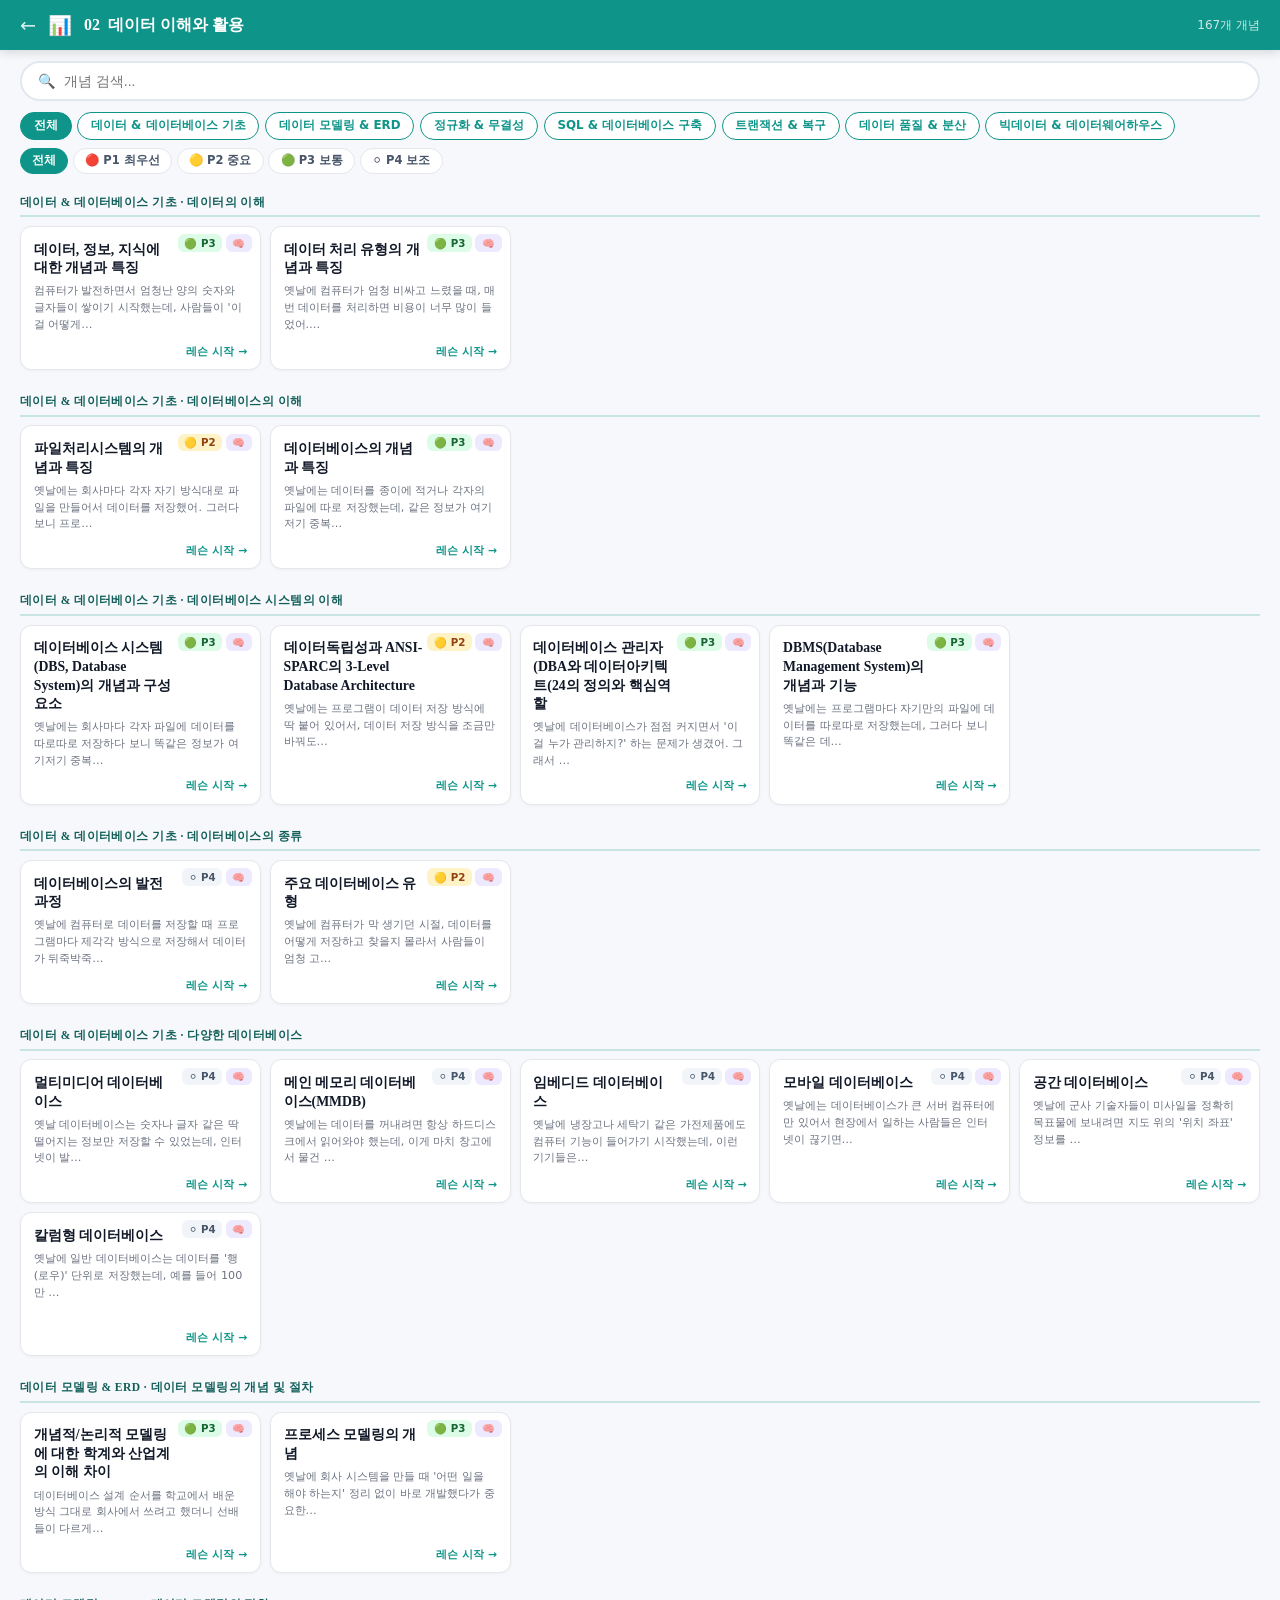
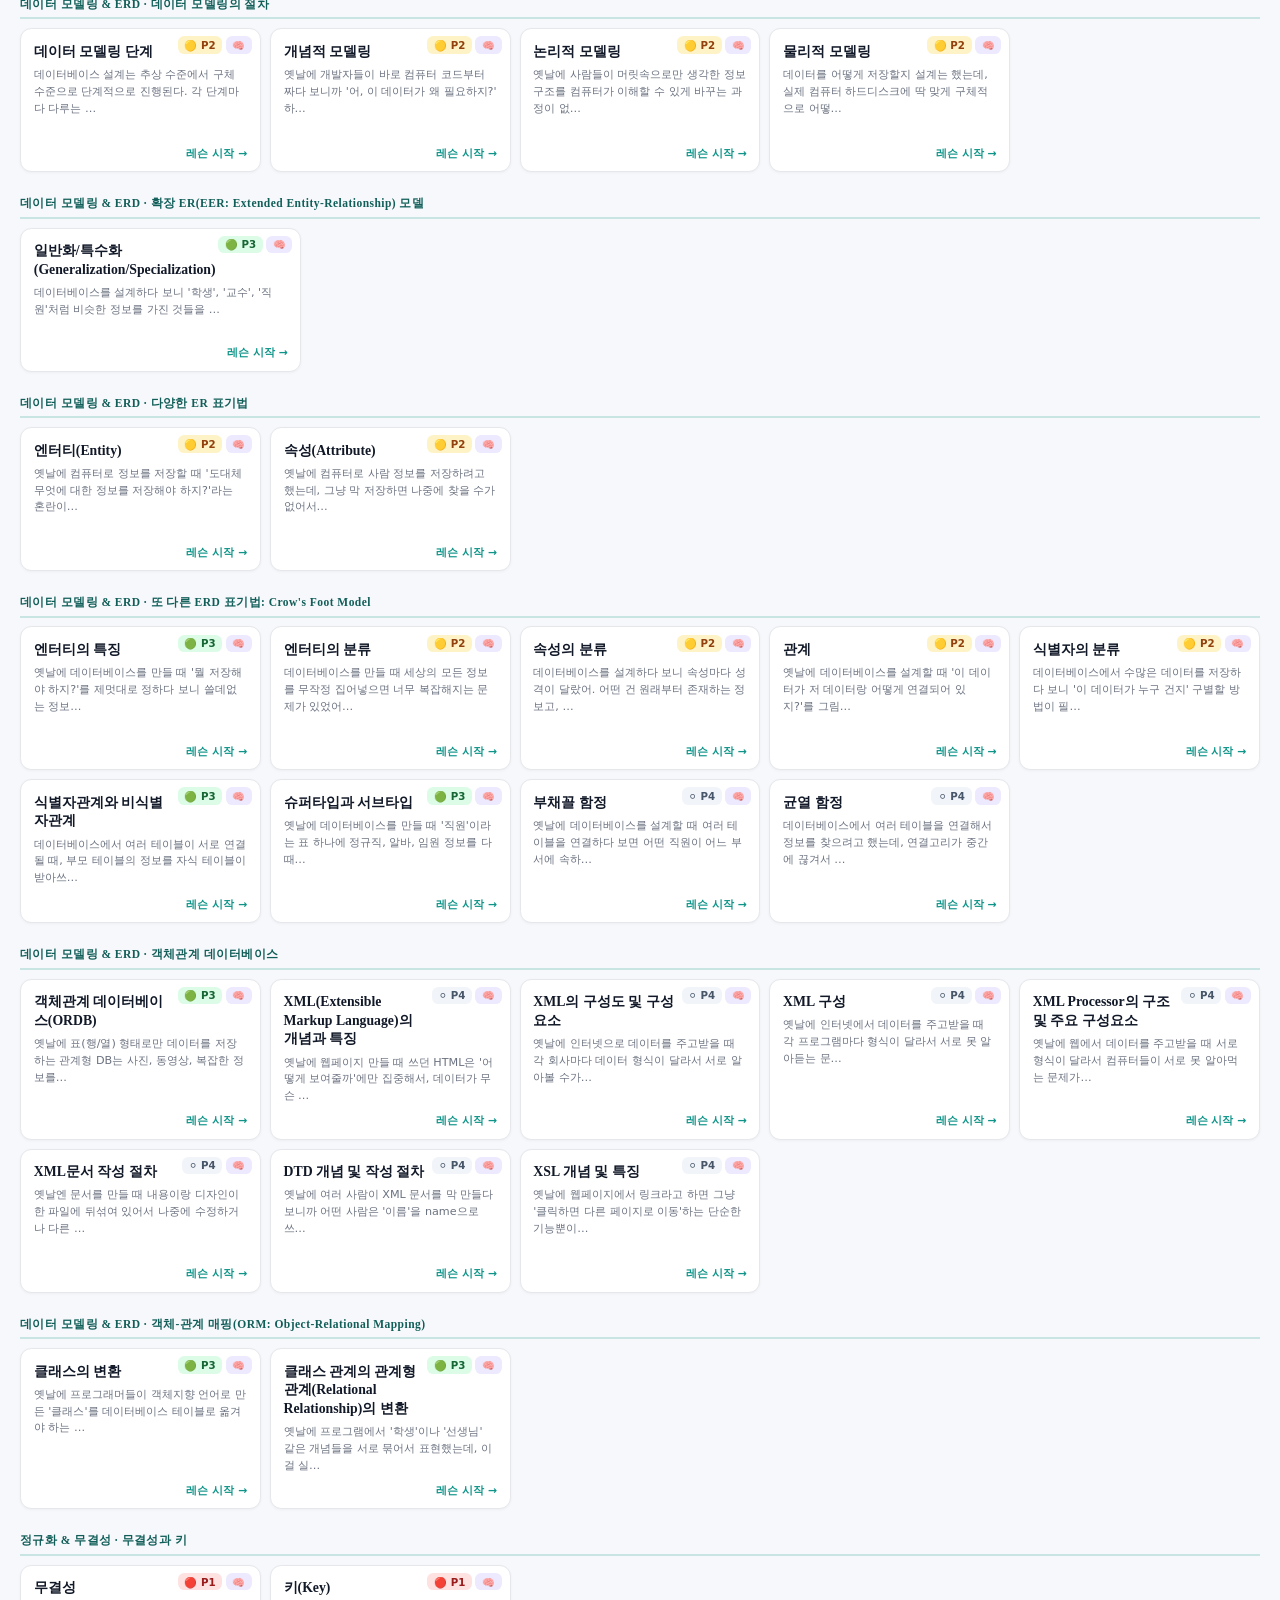
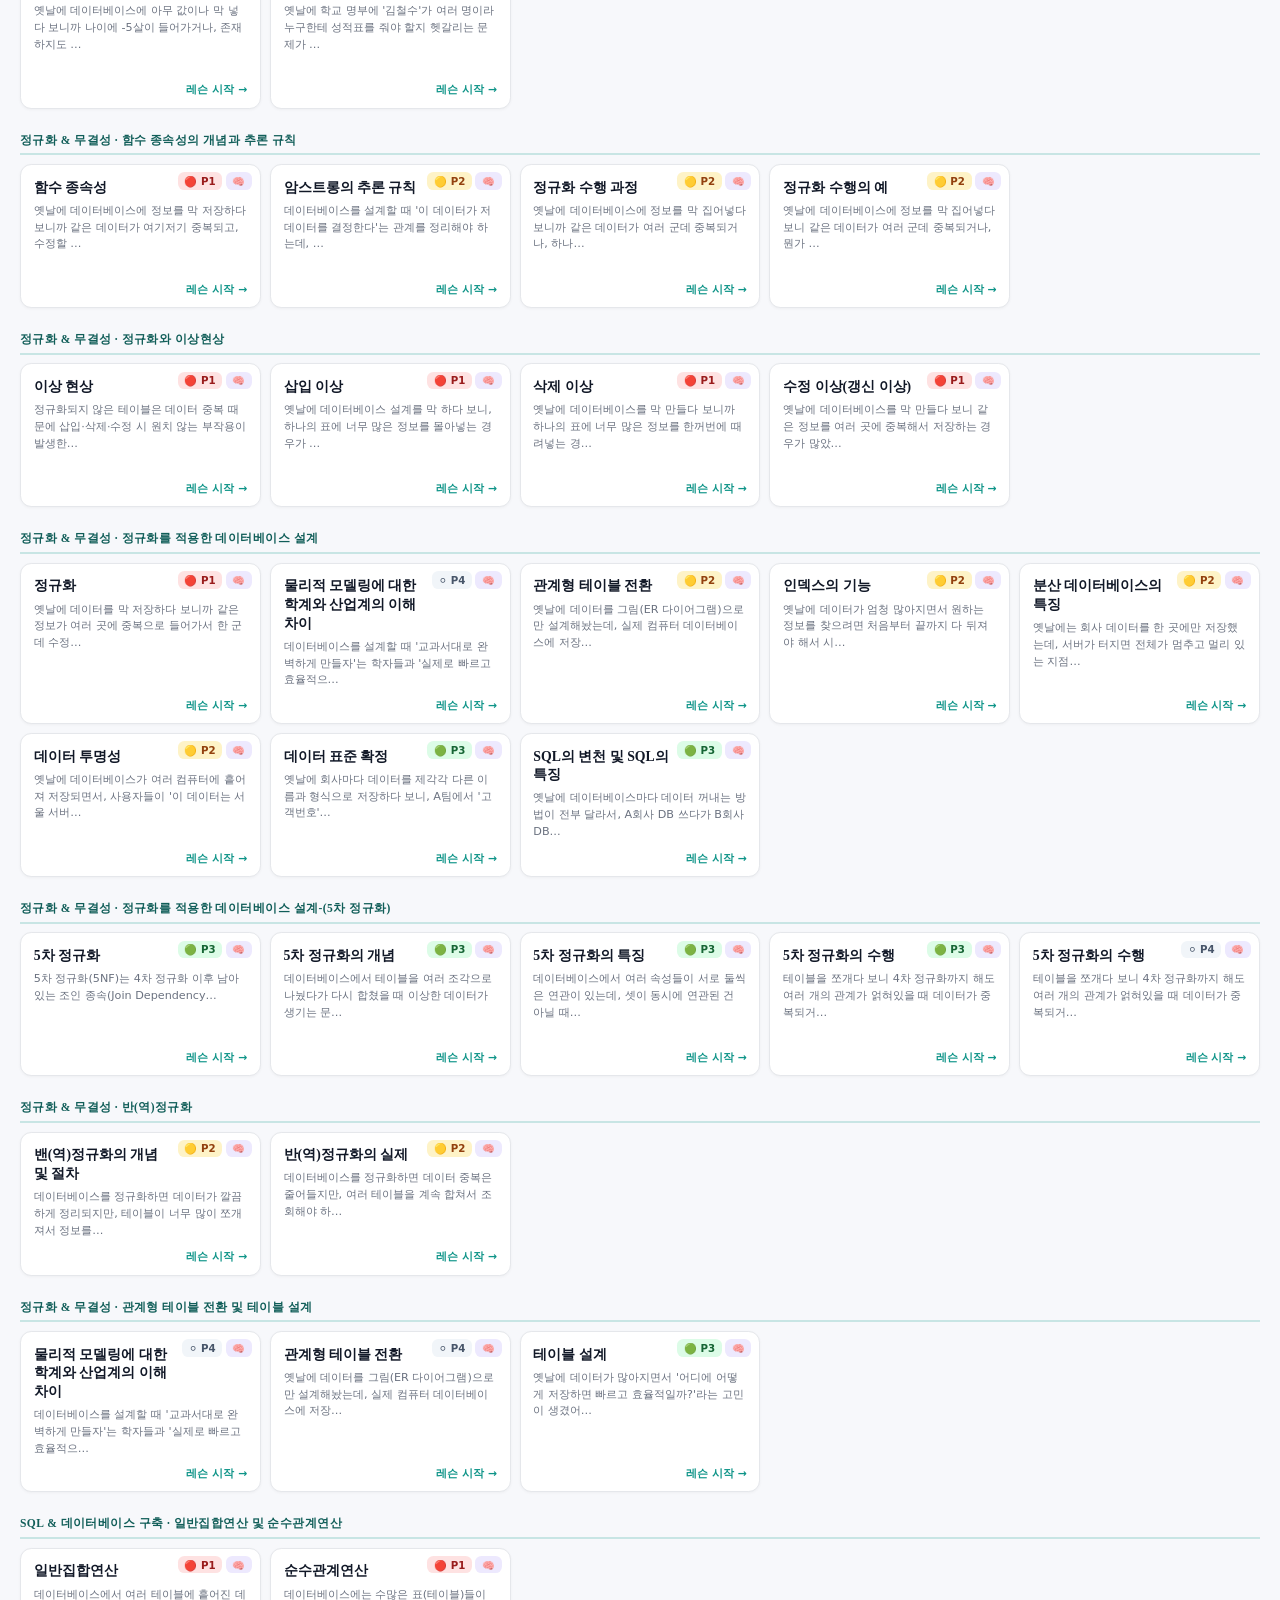
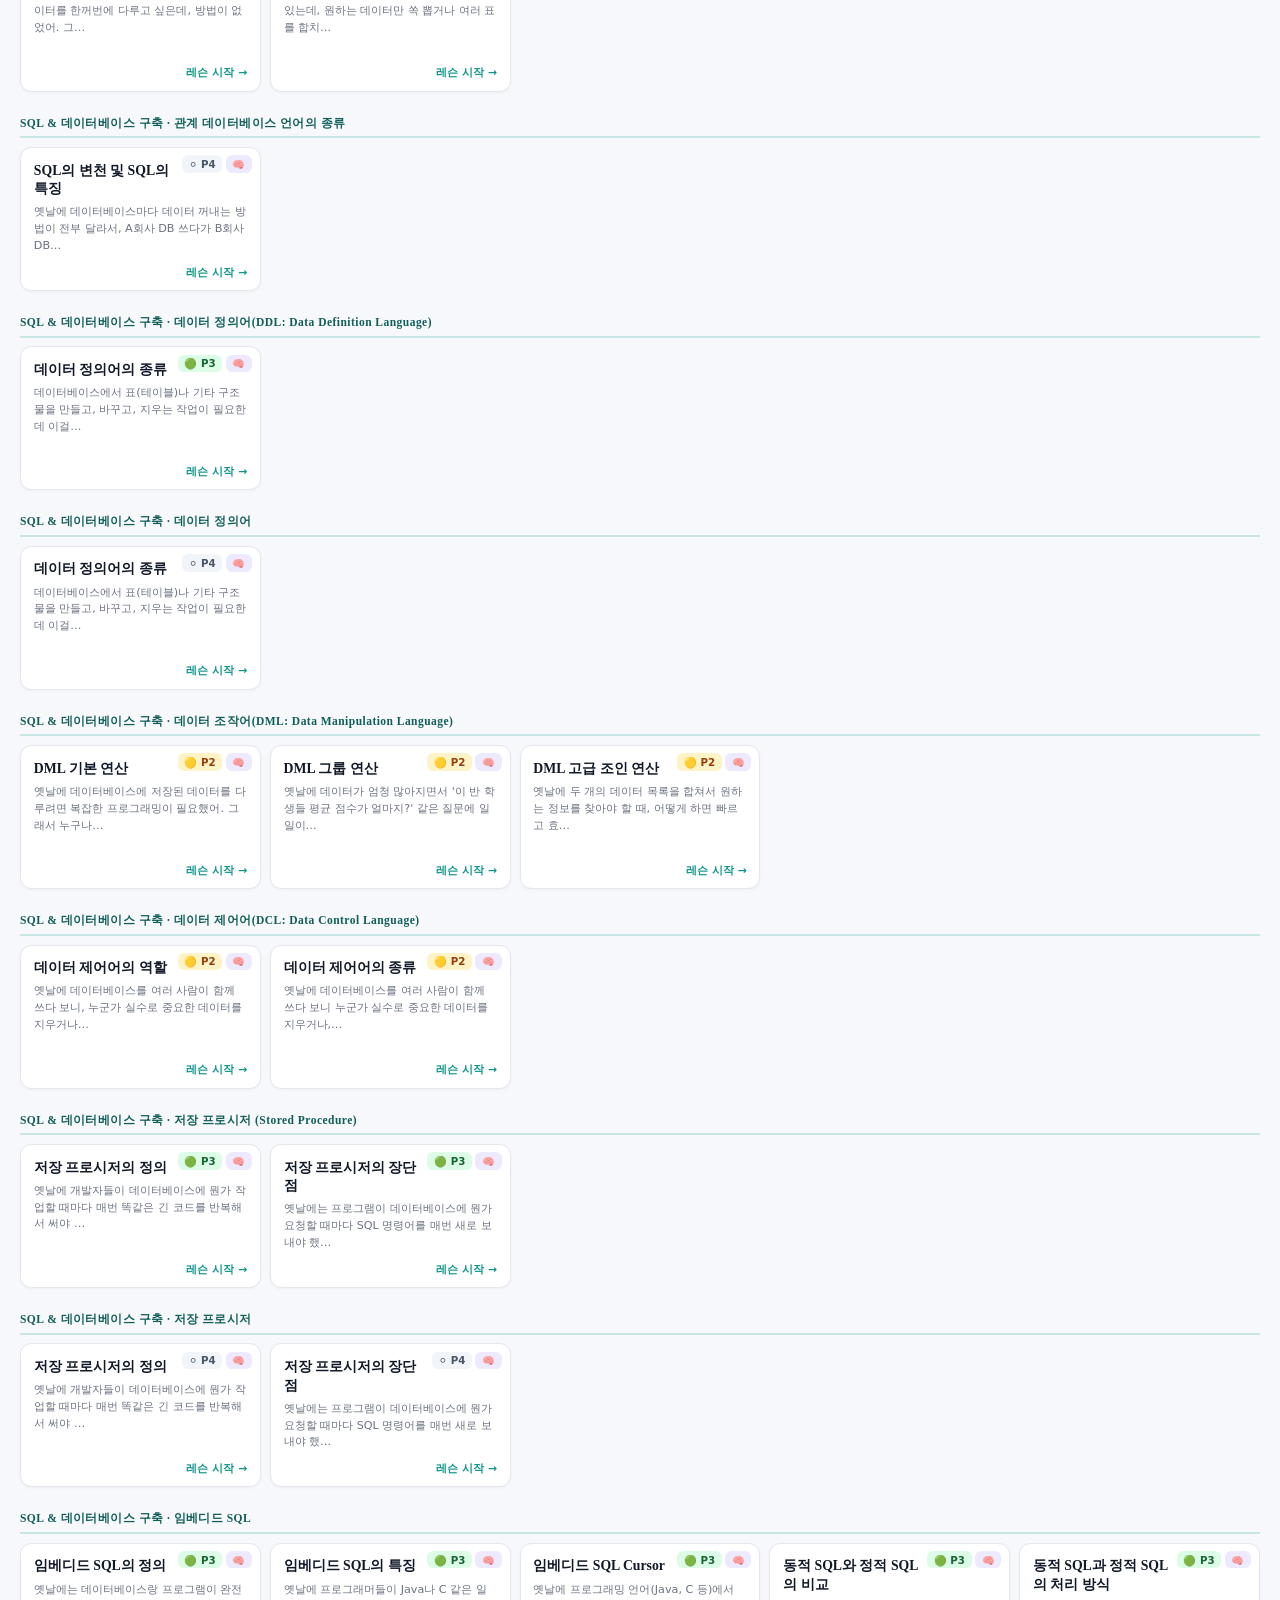
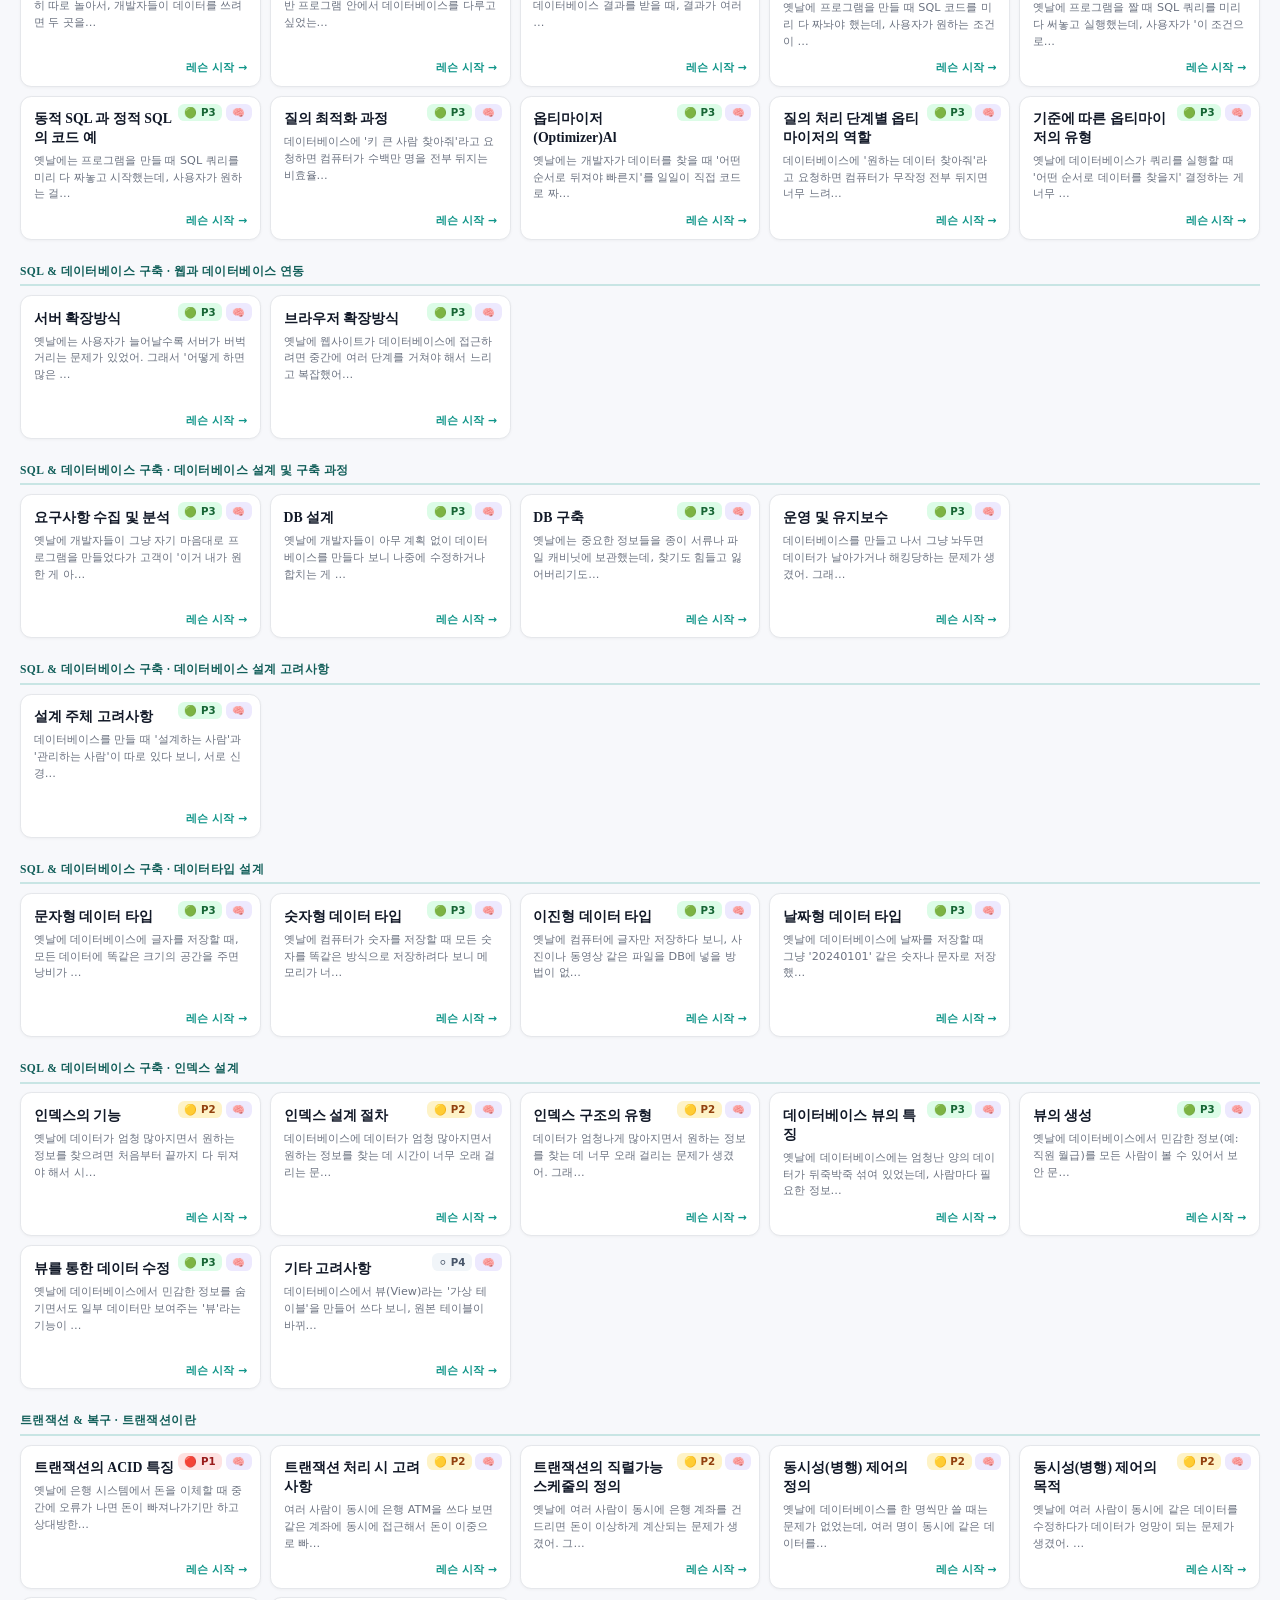
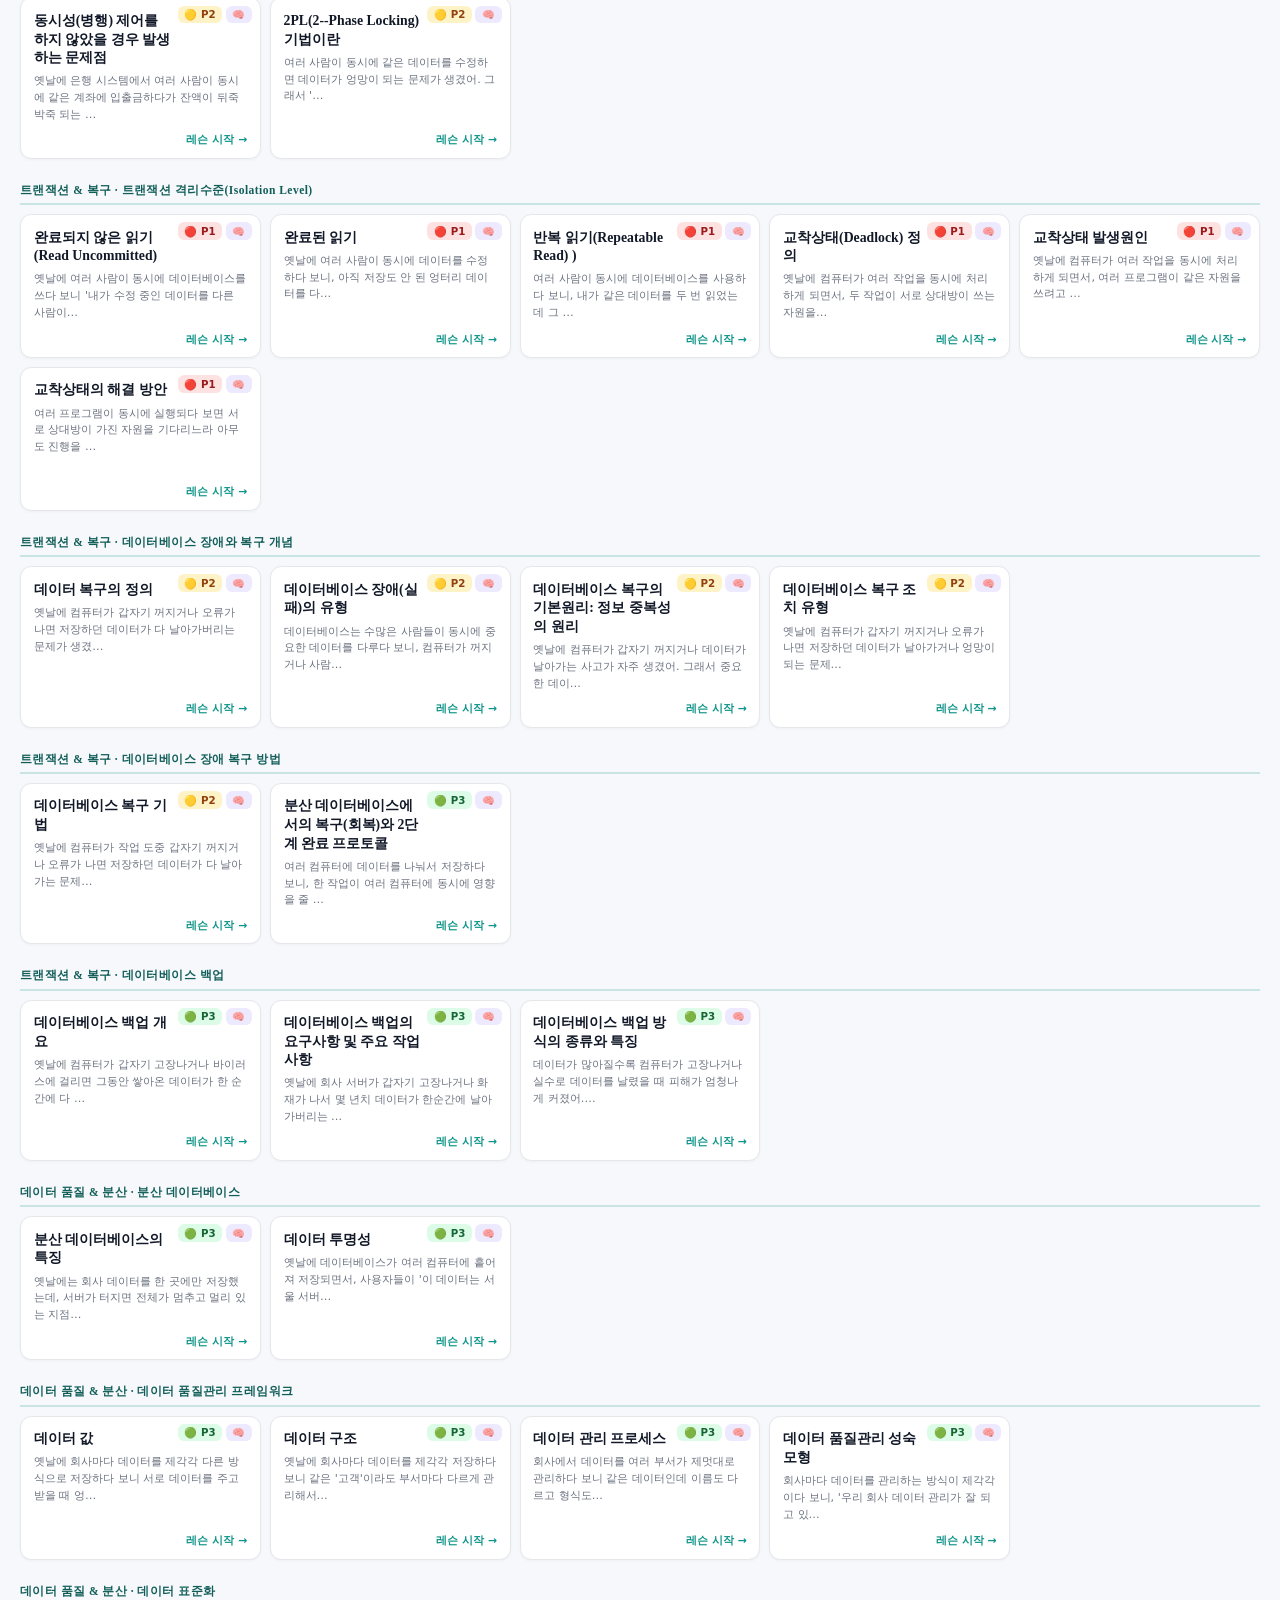
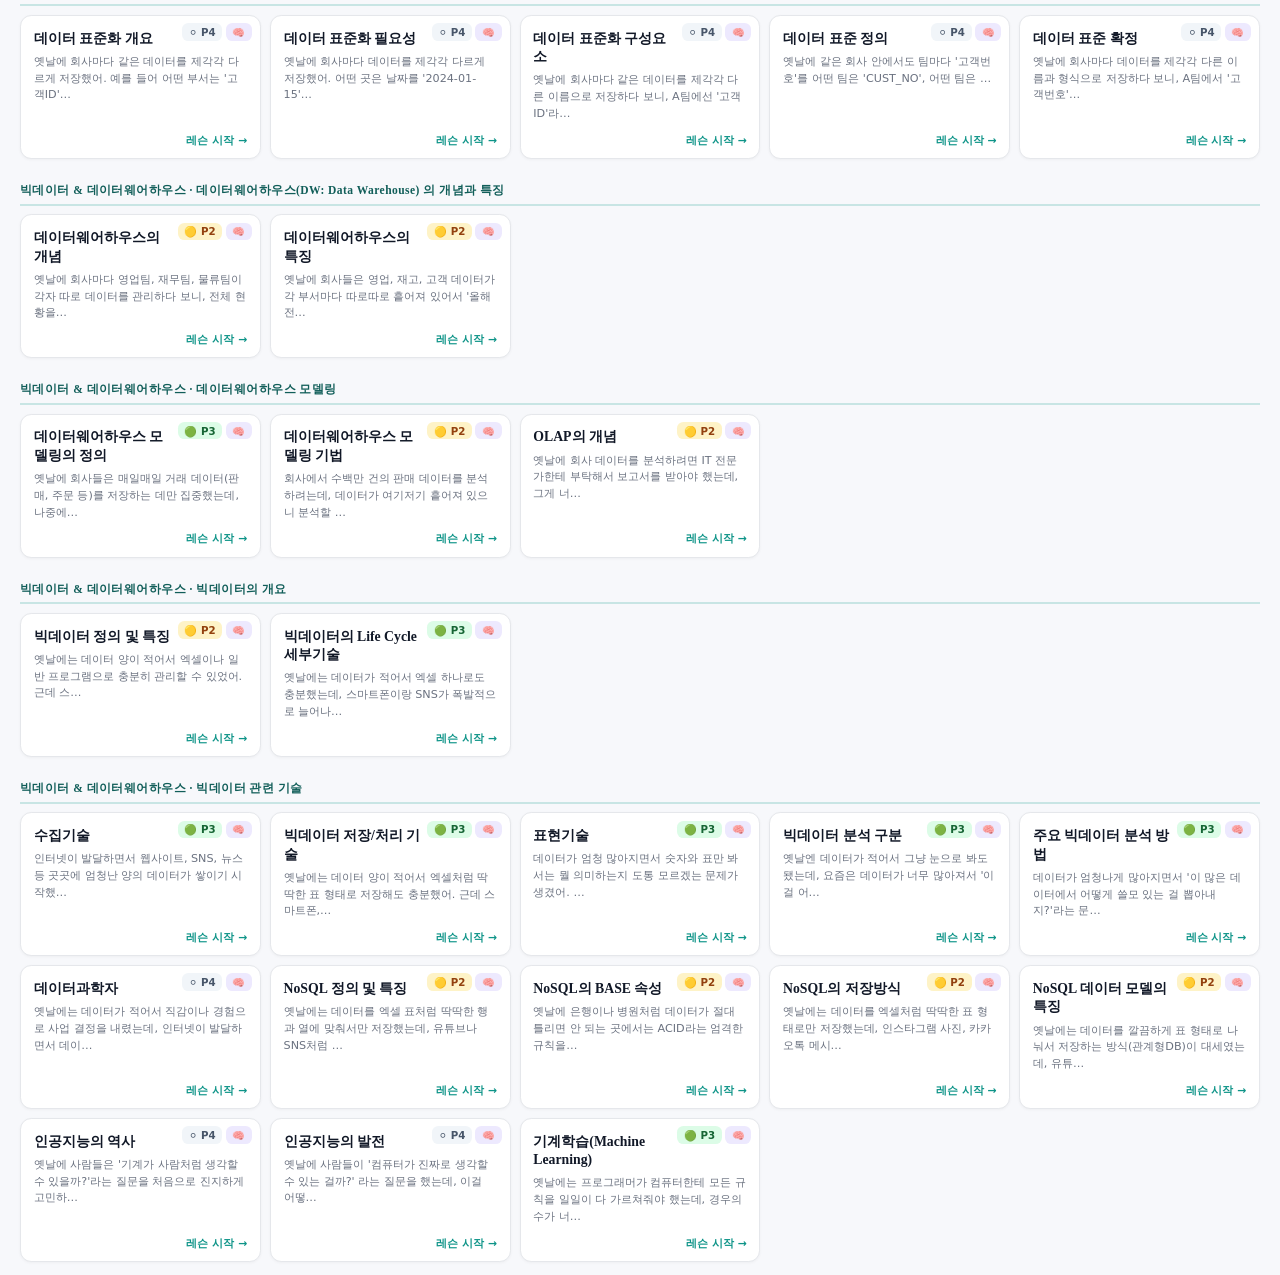
<file: topcit_lesson/02/index.html>
<!DOCTYPE html>
<html lang="ko">
<head>
<meta charset="UTF-8">
<meta name="viewport" content="width=device-width,initial-scale=1,maximum-scale=1,user-scalable=no">
<title>TOPCIT 02 데이터 이해와 활용</title>
<style>
:root{--font-sans:"Apple SD Gothic Neo","Malgun Gothic","Noto Sans KR",system-ui,sans-serif;--font-serif:"NanumMyeongjo","Nanum Myeongjo","Batang","Apple SD Gothic Neo",serif}
*{box-sizing:border-box;margin:0;padding:0}
html,body{overflow-x:hidden}
body{font-family:var(--font-sans);background:#f7f8fb;color:#1f2937;min-height:100vh}

.header{background:#0e9488;color:#fff;padding:.85rem 1.25rem;display:flex;align-items:center;gap:.75rem;position:sticky;top:0;z-index:20;box-shadow:0 2px 10px rgba(0,0,0,.15)}
.header-back{color:#fff;text-decoration:none;font-size:1.2rem;opacity:.85}
.header h1{font-size:1rem;font-weight:800;flex:1;font-family:var(--font-serif)}
.header-cnt{font-size:.75rem;opacity:.8;white-space:nowrap}

.search-wrap{padding:.7rem 1.25rem .3rem}
.search{width:100%;padding:.6rem 1rem;border:2px solid #e2e8f0;border-radius:2rem;font-size:.88rem;outline:none;background:#fff;transition:border .2s}
.search:focus{border-color:#0e9488}

.tabs{display:flex;gap:.35rem;padding:.4rem 1.25rem .3rem;overflow-x:auto;scrollbar-width:none}
.tabs::-webkit-scrollbar{display:none}
.tab{flex-shrink:0;padding:.32rem .8rem;border-radius:2rem;border:1.5px solid #0e9488;background:#fff;color:#0e9488;font-size:.74rem;font-weight:700;cursor:pointer;white-space:nowrap;transition:all .15s;font-family:inherit}
.tab.active,.tab:hover{background:#0e9488;color:#fff}

.prio-bar{display:flex;gap:.3rem;padding:.2rem 1.25rem .6rem;overflow-x:auto;scrollbar-width:none}
.prio-bar::-webkit-scrollbar{display:none}
.pchip{flex-shrink:0;padding:.28rem .7rem;border-radius:2rem;border:1.5px solid #e5e7eb;background:#fff;color:#475569;font-size:.72rem;font-weight:700;cursor:pointer;white-space:nowrap;transition:all .15s;font-family:inherit}
.pchip:hover{border-color:var(--pc,#9ca3af);color:#111827}
.pchip.active{background:var(--pc,#0e9488);border-color:var(--pc,#0e9488);color:#fff}
.pchip[data-prio="all"].active{background:#0e9488;border-color:#0e9488;color:#fff}

.section-group{padding:.3rem 1.25rem .8rem}
.section-group.hidden{display:none}
.section-label{font-size:.72rem;font-weight:800;color:#115e59;letter-spacing:.04em;padding:.4rem 0 .35rem;border-bottom:2px solid #0e948833;margin-bottom:.55rem;font-family:var(--font-serif)}
.card-grid{display:grid;grid-template-columns:repeat(2,1fr);gap:.55rem}
@media(min-width:540px){.card-grid{grid-template-columns:repeat(3,1fr)}}
@media(min-width:900px){.card-grid{grid-template-columns:repeat(4,1fr)}}
@media(min-width:1200px){.card-grid{grid-template-columns:repeat(5,1fr)}}
.card{background:#fff;border-radius:.7rem;padding:.85rem .8rem .65rem;cursor:pointer;border:1.5px solid #e5e7eb;transition:all .18s;box-shadow:0 1px 3px rgba(0,0,0,.04);position:relative;display:flex;flex-direction:column;gap:.35rem;min-height:9rem}
.card:hover{border-color:#0e9488;box-shadow:0 4px 14px #0e948833;transform:translateY(-2px)}
.card-badges{position:absolute;top:.45rem;right:.5rem;display:flex;gap:.2rem;font-size:.64rem}
.card-badges span{padding:.1rem .42rem;border-radius:.4rem;font-weight:700;line-height:1.4;white-space:nowrap}
.b-prio-1{background:#fee2e2;color:#991b1b}
.b-prio-2{background:#fef3c7;color:#92400e}
.b-prio-3{background:#dcfce7;color:#166534}
.b-prio-4{background:#f1f5f9;color:#475569}
.b-mn{background:#ede9fe;color:#5b21b6}
.card-title{font-size:.86rem;font-weight:700;color:#111827;line-height:1.35;padding-right:4.5rem;font-family:var(--font-serif)}
.card-preview{font-size:.7rem;color:#6b7280;line-height:1.5;flex:1}
.card-cta{font-size:.68rem;color:#0e9488;font-weight:700;text-align:right;margin-top:.25rem}
.card.hidden-card{display:none!important}

/* ───────── 레슨 모드 (풀스크린) ───────── */
.lesson{display:none;position:fixed;inset:0;background:#f7f8fb;z-index:1000;flex-direction:column}
.lesson.show{display:flex}
.l-head{background:#0e9488;color:#fff;padding:.7rem 1rem;display:flex;align-items:center;gap:.7rem;flex-shrink:0}
.l-back{background:none;border:none;color:#fff;font-size:1.3rem;cursor:pointer;padding:0;line-height:1;opacity:.9}
.l-title{flex:1;font-size:.92rem;font-weight:800;font-family:var(--font-serif);line-height:1.3;overflow:hidden;text-overflow:ellipsis;white-space:nowrap}
.l-page-ind{font-size:.78rem;font-weight:700;background:rgba(0,0,0,.18);padding:.18rem .55rem;border-radius:1rem;flex-shrink:0}
.l-progress{height:4px;background:rgba(0,0,0,.15);flex-shrink:0}
.l-progress-bar{height:100%;background:#fff;width:0%;transition:width .3s ease}
.l-body{flex:1;overflow-y:auto;padding:1.2rem 1.25rem 5rem;display:flex;flex-direction:column;gap:1rem;align-items:center}
.l-page{width:100%;max-width:680px;animation:slideIn .25s ease}
@keyframes slideIn{from{opacity:0;transform:translateY(8px)}to{opacity:1;transform:translateY(0)}}

.l-page-title{font-size:1.5rem;font-weight:800;color:#115e59;margin-bottom:.5rem;font-family:var(--font-serif);line-height:1.3}
.l-page-meta{display:flex;flex-wrap:wrap;gap:.35rem;margin-bottom:.85rem}
.l-page-meta .chip{padding:.18rem .55rem;border-radius:1rem;font-size:.7rem;font-weight:700}
.chip-prio-1{background:#fee2e2;color:#991b1b}
.chip-prio-2{background:#fef3c7;color:#92400e}
.chip-prio-3{background:#dcfce7;color:#166534}
.chip-prio-4{background:#f1f5f9;color:#475569}
.l-page-kw{display:flex;flex-wrap:wrap;gap:.3rem;margin-bottom:1.2rem}
.l-page-kw span{background:#0e948822;color:#115e59;border:1px solid #0e948855;border-radius:1rem;padding:.18rem .65rem;font-size:.72rem;font-weight:700}

.sec{border-radius:.7rem;padding:1rem 1.1rem;line-height:1.65;margin-bottom:.85rem}
.sec-summary{background:#0e948811;border-left:5px solid #0e9488;font-size:.95rem;color:#111827;font-weight:600}
.sec-bg{background:#fef7ec;border-left:5px solid #d97706}
.sec-expl{background:#eef2ff;border-left:5px solid #4f46e5}
.sec-why{background:#ecfdf5;border-left:5px solid #059669}
.sec-term{background:#faf5ff;border-left:5px solid #7c3aed}
.sec-link{background:#fff7ed;border-left:5px solid #c2410c}
.sec-mn{background:linear-gradient(145deg,#fffef5 0%,#fff7d6 56%,#0e948820 100%);color:#1f2937;font-weight:600;border:1.5px solid #0e948833;border-left:5px solid #0e9488;box-shadow:0 10px 26px #0e948814}
.sec-trap{background:#fff1f2;border:1.5px solid #fda4af;border-left:5px solid #e11d48;color:#881337}
.sec-src{background:#fff;border:1.5px solid #e5e7eb;border-left:5px solid #475569}
.sec-types{background:#f0f9ff;border:1.5px solid #bae6fd;border-left:5px solid #0284c7}
.sec-types .sec-label{color:#075985}
.types-caption{font-size:.8rem;color:#334155;margin-bottom:.6rem;line-height:1.55}
.types-list{display:flex;flex-direction:column;gap:.55rem;counter-reset:tc}
.type-item{display:grid;grid-template-columns:2rem 1fr;gap:.55rem;align-items:start;background:#fff;border:1px solid #e0f2fe;border-radius:.7rem;padding:.7rem .78rem;counter-increment:tc;position:relative}
.type-item::before{content:counter(tc);display:inline-flex;align-items:center;justify-content:center;width:1.7rem;height:1.7rem;border-radius:.5rem;background:#0e948816;color:#115e59;font-size:.8rem;font-weight:800;line-height:1}
.type-body{min-width:0}
.type-head{display:flex;flex-wrap:wrap;gap:.35rem;align-items:center;margin-bottom:.2rem}
.type-name{font-size:.92rem;font-weight:800;color:#0f172a;font-family:var(--font-serif)}
.type-en{font-size:.72rem;color:#64748b;font-weight:700}
.type-tier{display:inline-flex;align-items:center;padding:.08rem .42rem;border-radius:999px;font-size:.62rem;font-weight:800;letter-spacing:.04em}
.tier-strong{background:#fee2e2;color:#991b1b}
.tier-mid{background:#fef3c7;color:#92400e}
.tier-weak{background:#dcfce7;color:#166534}
.type-note{font-size:.86rem;line-height:1.68;color:#334155;word-break:keep-all}
.types-scale{display:flex;align-items:center;gap:.45rem;margin-top:.65rem;padding:.5rem .7rem;background:rgba(255,255,255,.7);border:1px dashed #bae6fd;border-radius:.6rem;font-size:.72rem;color:#475569;font-weight:700}
.types-scale .scale-arrow{flex:1;height:6px;border-radius:999px;background:linear-gradient(90deg,#16a34a,#d97706,#dc2626)}
.types-scale.reverse .scale-arrow{background:linear-gradient(90deg,#dc2626,#d97706,#16a34a)}
.sec-label{font-size:.7rem;font-weight:800;letter-spacing:.06em;text-transform:uppercase;margin-bottom:.5rem}
.sec-bg .sec-label{color:#92400e}
.sec-expl .sec-label{color:#3730a3}
.sec-why .sec-label{color:#065f46}
.sec-term .sec-label{color:#5b21b6}
.sec-link .sec-label{color:#9a3412}
.sec-mn .sec-label{color:#115e59}
.sec-trap .sec-label{color:#9f1239}
.sec-summary .sec-label{color:#0e9488}
.sec-src .sec-label{color:#334155}
.sec p{font-size:.92rem;line-height:1.7}
.sec-mn p{font-size:.98rem}
.fact-list{display:flex;flex-direction:column;gap:.65rem}
.fact-item{background:rgba(255,255,255,.85);border:1px solid rgba(0,0,0,.06);border-radius:.85rem;padding:.78rem .85rem}
.fact-term{font-size:.86rem;font-weight:800;color:#111827;margin-bottom:.22rem}
.fact-note{font-size:.9rem;line-height:1.72;color:#374151;word-break:keep-all}
.fact-link-label{display:inline-flex;align-items:center;padding:.12rem .45rem;border-radius:999px;background:#0e948814;color:#115e59;font-size:.64rem;font-weight:800;letter-spacing:.04em;margin-bottom:.38rem}
.src-list{display:flex;flex-direction:column;gap:.5rem}
.src-link{display:flex;align-items:flex-start;gap:.45rem;text-decoration:none;color:#111827;background:#f9fafb;border:1px solid #e5e7eb;border-radius:.8rem;padding:.72rem .82rem;transition:border-color .15s,transform .15s}
.src-link:hover{border-color:#0e9488;transform:translateY(-1px)}
.src-bullet{flex-shrink:0;color:#0e9488;font-weight:800}
.src-text{font-size:.85rem;line-height:1.55}
.src-host{display:block;font-size:.72rem;color:#6b7280;margin-top:.1rem}
.mn-list{display:flex;flex-direction:column;gap:.55rem}
.mn-line{display:flex;align-items:flex-start;gap:.72rem;background:rgba(255,255,255,.82);border:1px solid #0e948822;border-radius:.9rem;padding:.72rem .8rem .68rem;box-shadow:0 4px 12px rgba(0,0,0,.04)}
.mn-picto{flex-shrink:0;display:inline-flex;align-items:center;justify-content:center;width:1.6rem;height:1.6rem;border-radius:.45rem;background:#0e948816;border:1px solid #0e948826;font-size:.76rem;font-weight:800;line-height:1;color:#115e59}
.mn-main{display:flex;flex-direction:column;gap:.28rem;min-width:0}
.mn-tag{display:inline-flex;align-items:center;width:fit-content;padding:.12rem .45rem;border-radius:999px;background:#0e948818;color:#115e59;font-size:.64rem;font-weight:800;letter-spacing:.05em}
.mn-text{font-size:.95rem;line-height:1.76;color:#1f2937;word-break:keep-all}
.mn-text strong{color:#0e9488;font-weight:800}

.ctable{width:100%;border-collapse:collapse;font-size:.82rem;background:#fff;border-radius:.5rem;overflow:hidden;margin-top:.4rem}
.ctable th{background:#0e9488;color:#fff;padding:.55rem .65rem;text-align:left;font-weight:700;font-size:.78rem}
.ctable td{padding:.55rem .65rem;border-top:1px solid #e5e7eb;vertical-align:top;line-height:1.55}
.ctable tr:nth-child(even) td{background:#f9fafb}

.done-page{text-align:center;padding:2.5rem 1rem}
.done-emoji{font-size:4.5rem;margin-bottom:1rem;animation:pop .4s ease}
@keyframes pop{from{transform:scale(0)}80%{transform:scale(1.2)}to{transform:scale(1)}}
.done-title{font-size:1.5rem;font-weight:800;color:#115e59;margin-bottom:.5rem;font-family:var(--font-serif)}
.done-sub{font-size:.95rem;color:#6b7280;margin-bottom:2rem}
.done-actions{display:flex;flex-direction:column;gap:.6rem;max-width:300px;margin:0 auto}
.done-btn{padding:.85rem 1.4rem;border-radius:.7rem;font-size:.95rem;font-weight:700;cursor:pointer;border:none;font-family:inherit;transition:all .15s}
.done-btn-primary{background:#0e9488;color:#fff}
.done-btn-primary:hover{transform:translateY(-2px);box-shadow:0 4px 14px #0e948855}
.done-btn-sub{background:#fff;color:#0e9488;border:1.5px solid #0e9488}
.done-btn-sub:hover{background:#0e948811}

.l-foot{position:fixed;bottom:0;left:0;right:0;background:#fff;padding:.7rem 1rem;display:flex;gap:.5rem;border-top:1px solid #e5e7eb;z-index:1010}
.l-nav-btn{flex:1;padding:.7rem;border-radius:.55rem;border:1.5px solid #0e9488;background:#fff;color:#0e9488;font-size:.88rem;font-weight:700;cursor:pointer;font-family:inherit;transition:all .15s}
.l-nav-btn:hover:not(:disabled){background:#0e948811}
.l-nav-btn:disabled{opacity:.35;cursor:not-allowed}
.l-nav-btn.primary{background:#0e9488;color:#fff;border-color:#0e9488}
.l-nav-btn.primary:hover:not(:disabled){background:#115e59;border-color:#115e59}
</style>
</head>
<body>

<div class="header">
  <a href="../" class="header-back">←</a>
  <span style="font-size:1.2rem">📊</span>
  <h1>02 &nbsp;데이터 이해와 활용</h1>
  <span class="header-cnt">167개 개념</span>
</div>

<div class="search-wrap">
  <input class="search" type="text" placeholder="🔍  개념 검색..." oninput="applyFilters()">
</div>

<div class="tabs" id="tab-bar"><button class="tab active" onclick="filterTab(this,'all')">전체</button><button class="tab" onclick="filterTab(this,'0')">데이터 &amp; 데이터베이스 기초</button><button class="tab" onclick="filterTab(this,'1')">데이터 모델링 &amp; ERD</button><button class="tab" onclick="filterTab(this,'2')">정규화 &amp; 무결성</button><button class="tab" onclick="filterTab(this,'3')">SQL &amp; 데이터베이스 구축</button><button class="tab" onclick="filterTab(this,'4')">트랜잭션 &amp; 복구</button><button class="tab" onclick="filterTab(this,'5')">데이터 품질 &amp; 분산</button><button class="tab" onclick="filterTab(this,'6')">빅데이터 &amp; 데이터웨어하우스</button></div>
<div class="prio-bar"><button class="pchip active" data-prio="all" onclick="filterPrio(this)">전체</button><button class="pchip" data-prio="1" onclick="filterPrio(this)" style="--pc:#dc2626">🔴 P1 최우선</button><button class="pchip" data-prio="2" onclick="filterPrio(this)" style="--pc:#d97706">🟡 P2 중요</button><button class="pchip" data-prio="3" onclick="filterPrio(this)" style="--pc:#16a34a">🟢 P3 보통</button><button class="pchip" data-prio="4" onclick="filterPrio(this)" style="--pc:#9ca3af">⚪ P4 보조</button></div>

<div id="card-content"><div class="section-group" data-chapter="0"><div class="section-label">데이터 &amp; 데이터베이스 기초 · 데이터의 이해</div><div class="card-grid"><div class="card" data-prio="3" onclick="startLesson(0)"><div class="card-badges"><span class="b-prio b-prio-3" title="보통">🟢 P3</span><span class="b-mn" title="암기 포인트">🧠</span></div><div class="card-title">데이터, 정보, 지식에 대한 개념과 특징</div><div class="card-preview">컴퓨터가 발전하면서 엄청난 양의 숫자와 글자들이 쌓이기 시작했는데, 사람들이 &#x27;이걸 어떻게…</div><div class="card-cta">레슨 시작 →</div></div><div class="card" data-prio="3" onclick="startLesson(1)"><div class="card-badges"><span class="b-prio b-prio-3" title="보통">🟢 P3</span><span class="b-mn" title="암기 포인트">🧠</span></div><div class="card-title">데이터 처리 유형의 개념과 특징</div><div class="card-preview">옛날에 컴퓨터가 엄청 비싸고 느렸을 때, 매번 데이터를 처리하면 비용이 너무 많이 들었어.…</div><div class="card-cta">레슨 시작 →</div></div></div></div><div class="section-group" data-chapter="0"><div class="section-label">데이터 &amp; 데이터베이스 기초 · 데이터베이스의 이해</div><div class="card-grid"><div class="card" data-prio="2" onclick="startLesson(2)"><div class="card-badges"><span class="b-prio b-prio-2" title="중요">🟡 P2</span><span class="b-mn" title="암기 포인트">🧠</span></div><div class="card-title">파일처리시스템의 개념과 특징</div><div class="card-preview">옛날에는 회사마다 각자 자기 방식대로 파일을 만들어서 데이터를 저장했어. 그러다 보니 프로…</div><div class="card-cta">레슨 시작 →</div></div><div class="card" data-prio="3" onclick="startLesson(3)"><div class="card-badges"><span class="b-prio b-prio-3" title="보통">🟢 P3</span><span class="b-mn" title="암기 포인트">🧠</span></div><div class="card-title">데이터베이스의 개념과 특징</div><div class="card-preview">옛날에는 데이터를 종이에 적거나 각자의 파일에 따로 저장했는데, 같은 정보가 여기저기 중복…</div><div class="card-cta">레슨 시작 →</div></div></div></div><div class="section-group" data-chapter="0"><div class="section-label">데이터 &amp; 데이터베이스 기초 · 데이터베이스 시스템의 이해</div><div class="card-grid"><div class="card" data-prio="3" onclick="startLesson(4)"><div class="card-badges"><span class="b-prio b-prio-3" title="보통">🟢 P3</span><span class="b-mn" title="암기 포인트">🧠</span></div><div class="card-title">데이터베이스 시스템(DBS, Database System)의 개념과 구성요소</div><div class="card-preview">옛날에는 회사마다 각자 파일에 데이터를 따로따로 저장하다 보니 똑같은 정보가 여기저기 중복…</div><div class="card-cta">레슨 시작 →</div></div><div class="card" data-prio="2" onclick="startLesson(5)"><div class="card-badges"><span class="b-prio b-prio-2" title="중요">🟡 P2</span><span class="b-mn" title="암기 포인트">🧠</span></div><div class="card-title">데이터독립성과 ANSI-SPARC의 3-Level Database Architecture</div><div class="card-preview">옛날에는 프로그램이 데이터 저장 방식에 딱 붙어 있어서, 데이터 저장 방식을 조금만 바꿔도…</div><div class="card-cta">레슨 시작 →</div></div><div class="card" data-prio="3" onclick="startLesson(6)"><div class="card-badges"><span class="b-prio b-prio-3" title="보통">🟢 P3</span><span class="b-mn" title="암기 포인트">🧠</span></div><div class="card-title">데이터베이스 관리자(DBA와 데이터아키텍트(24의 정의와 핵심역할</div><div class="card-preview">옛날에 데이터베이스가 점점 커지면서 &#x27;이걸 누가 관리하지?&#x27; 하는 문제가 생겼어. 그래서 …</div><div class="card-cta">레슨 시작 →</div></div><div class="card" data-prio="3" onclick="startLesson(7)"><div class="card-badges"><span class="b-prio b-prio-3" title="보통">🟢 P3</span><span class="b-mn" title="암기 포인트">🧠</span></div><div class="card-title">DBMS(Database Management System)의 개념과 기능</div><div class="card-preview">옛날에는 프로그램마다 자기만의 파일에 데이터를 따로따로 저장했는데, 그러다 보니 똑같은 데…</div><div class="card-cta">레슨 시작 →</div></div></div></div><div class="section-group" data-chapter="0"><div class="section-label">데이터 &amp; 데이터베이스 기초 · 데이터베이스의 종류</div><div class="card-grid"><div class="card" data-prio="4" onclick="startLesson(8)"><div class="card-badges"><span class="b-prio b-prio-4" title="보조">⚪ P4</span><span class="b-mn" title="암기 포인트">🧠</span></div><div class="card-title">데이터베이스의 발전과정</div><div class="card-preview">옛날에 컴퓨터로 데이터를 저장할 때 프로그램마다 제각각 방식으로 저장해서 데이터가 뒤죽박죽…</div><div class="card-cta">레슨 시작 →</div></div><div class="card" data-prio="2" onclick="startLesson(9)"><div class="card-badges"><span class="b-prio b-prio-2" title="중요">🟡 P2</span><span class="b-mn" title="암기 포인트">🧠</span></div><div class="card-title">주요 데이터베이스 유형</div><div class="card-preview">옛날에 컴퓨터가 막 생기던 시절, 데이터를 어떻게 저장하고 찾을지 몰라서 사람들이 엄청 고…</div><div class="card-cta">레슨 시작 →</div></div></div></div><div class="section-group" data-chapter="0"><div class="section-label">데이터 &amp; 데이터베이스 기초 · 다양한 데이터베이스</div><div class="card-grid"><div class="card" data-prio="4" onclick="startLesson(10)"><div class="card-badges"><span class="b-prio b-prio-4" title="보조">⚪ P4</span><span class="b-mn" title="암기 포인트">🧠</span></div><div class="card-title">멀티미디어 데이터베이스</div><div class="card-preview">옛날 데이터베이스는 숫자나 글자 같은 딱 떨어지는 정보만 저장할 수 있었는데, 인터넷이 발…</div><div class="card-cta">레슨 시작 →</div></div><div class="card" data-prio="4" onclick="startLesson(11)"><div class="card-badges"><span class="b-prio b-prio-4" title="보조">⚪ P4</span><span class="b-mn" title="암기 포인트">🧠</span></div><div class="card-title">메인 메모리 데이터베이스(MMDB)</div><div class="card-preview">옛날에는 데이터를 꺼내려면 항상 하드디스크에서 읽어와야 했는데, 이게 마치 창고에서 물건 …</div><div class="card-cta">레슨 시작 →</div></div><div class="card" data-prio="4" onclick="startLesson(12)"><div class="card-badges"><span class="b-prio b-prio-4" title="보조">⚪ P4</span><span class="b-mn" title="암기 포인트">🧠</span></div><div class="card-title">임베디드 데이터베이스</div><div class="card-preview">옛날에 냉장고나 세탁기 같은 가전제품에도 컴퓨터 기능이 들어가기 시작했는데, 이런 기기들은…</div><div class="card-cta">레슨 시작 →</div></div><div class="card" data-prio="4" onclick="startLesson(13)"><div class="card-badges"><span class="b-prio b-prio-4" title="보조">⚪ P4</span><span class="b-mn" title="암기 포인트">🧠</span></div><div class="card-title">모바일 데이터베이스</div><div class="card-preview">옛날에는 데이터베이스가 큰 서버 컴퓨터에만 있어서 현장에서 일하는 사람들은 인터넷이 끊기면…</div><div class="card-cta">레슨 시작 →</div></div><div class="card" data-prio="4" onclick="startLesson(14)"><div class="card-badges"><span class="b-prio b-prio-4" title="보조">⚪ P4</span><span class="b-mn" title="암기 포인트">🧠</span></div><div class="card-title">공간 데이터베이스</div><div class="card-preview">옛날에 군사 기술자들이 미사일을 정확히 목표물에 보내려면 지도 위의 &#x27;위치 좌표&#x27; 정보를 …</div><div class="card-cta">레슨 시작 →</div></div><div class="card" data-prio="4" onclick="startLesson(15)"><div class="card-badges"><span class="b-prio b-prio-4" title="보조">⚪ P4</span><span class="b-mn" title="암기 포인트">🧠</span></div><div class="card-title">칼럼형 데이터베이스</div><div class="card-preview">옛날에 일반 데이터베이스는 데이터를 &#x27;행(로우)&#x27; 단위로 저장했는데, 예를 들어 100만 …</div><div class="card-cta">레슨 시작 →</div></div></div></div><div class="section-group" data-chapter="1"><div class="section-label">데이터 모델링 &amp; ERD · 데이터 모델링의 개념 및 절차</div><div class="card-grid"><div class="card" data-prio="3" onclick="startLesson(16)"><div class="card-badges"><span class="b-prio b-prio-3" title="보통">🟢 P3</span><span class="b-mn" title="암기 포인트">🧠</span></div><div class="card-title">개념적/논리적 모델링에 대한 학계와 산업계의 이해 차이</div><div class="card-preview">데이터베이스 설계 순서를 학교에서 배운 방식 그대로 회사에서 쓰려고 했더니 선배들이 다르게…</div><div class="card-cta">레슨 시작 →</div></div><div class="card" data-prio="3" onclick="startLesson(17)"><div class="card-badges"><span class="b-prio b-prio-3" title="보통">🟢 P3</span><span class="b-mn" title="암기 포인트">🧠</span></div><div class="card-title">프로세스 모델링의 개념</div><div class="card-preview">옛날에 회사 시스템을 만들 때 &#x27;어떤 일을 해야 하는지&#x27; 정리 없이 바로 개발했다가 중요한…</div><div class="card-cta">레슨 시작 →</div></div></div></div><div class="section-group" data-chapter="1"><div class="section-label">데이터 모델링 &amp; ERD · 데이터 모델링의 절차</div><div class="card-grid"><div class="card" data-prio="2" onclick="startLesson(18)"><div class="card-badges"><span class="b-prio b-prio-2" title="중요">🟡 P2</span><span class="b-mn" title="암기 포인트">🧠</span></div><div class="card-title">데이터 모델링 단계</div><div class="card-preview">데이터베이스 설계는 추상 수준에서 구체 수준으로 단계적으로 진행된다. 각 단계마다 다루는 …</div><div class="card-cta">레슨 시작 →</div></div><div class="card" data-prio="2" onclick="startLesson(19)"><div class="card-badges"><span class="b-prio b-prio-2" title="중요">🟡 P2</span><span class="b-mn" title="암기 포인트">🧠</span></div><div class="card-title">개념적 모델링</div><div class="card-preview">옛날에 개발자들이 바로 컴퓨터 코드부터 짜다 보니까 &#x27;어, 이 데이터가 왜 필요하지?&#x27; 하…</div><div class="card-cta">레슨 시작 →</div></div><div class="card" data-prio="2" onclick="startLesson(20)"><div class="card-badges"><span class="b-prio b-prio-2" title="중요">🟡 P2</span><span class="b-mn" title="암기 포인트">🧠</span></div><div class="card-title">논리적 모델링</div><div class="card-preview">옛날에 사람들이 머릿속으로만 생각한 정보 구조를 컴퓨터가 이해할 수 있게 바꾸는 과정이 없…</div><div class="card-cta">레슨 시작 →</div></div><div class="card" data-prio="2" onclick="startLesson(21)"><div class="card-badges"><span class="b-prio b-prio-2" title="중요">🟡 P2</span><span class="b-mn" title="암기 포인트">🧠</span></div><div class="card-title">물리적 모델링</div><div class="card-preview">데이터를 어떻게 저장할지 설계는 했는데, 실제 컴퓨터 하드디스크에 딱 맞게 구체적으로 어떻…</div><div class="card-cta">레슨 시작 →</div></div></div></div><div class="section-group" data-chapter="1"><div class="section-label">데이터 모델링 &amp; ERD · 확장 ER(EER: Extended Entity-Relationship) 모델</div><div class="card-grid"><div class="card" data-prio="3" onclick="startLesson(22)"><div class="card-badges"><span class="b-prio b-prio-3" title="보통">🟢 P3</span><span class="b-mn" title="암기 포인트">🧠</span></div><div class="card-title">일반화/특수화(Generalization/Specialization)</div><div class="card-preview">데이터베이스를 설계하다 보니 &#x27;학생&#x27;, &#x27;교수&#x27;, &#x27;직원&#x27;처럼 비슷한 정보를 가진 것들을 …</div><div class="card-cta">레슨 시작 →</div></div></div></div><div class="section-group" data-chapter="1"><div class="section-label">데이터 모델링 &amp; ERD · 다양한 ER 표기법</div><div class="card-grid"><div class="card" data-prio="2" onclick="startLesson(23)"><div class="card-badges"><span class="b-prio b-prio-2" title="중요">🟡 P2</span><span class="b-mn" title="암기 포인트">🧠</span></div><div class="card-title">엔터티(Entity)</div><div class="card-preview">옛날에 컴퓨터로 정보를 저장할 때 &#x27;도대체 무엇에 대한 정보를 저장해야 하지?&#x27;라는 혼란이…</div><div class="card-cta">레슨 시작 →</div></div><div class="card" data-prio="2" onclick="startLesson(24)"><div class="card-badges"><span class="b-prio b-prio-2" title="중요">🟡 P2</span><span class="b-mn" title="암기 포인트">🧠</span></div><div class="card-title">속성(Attribute)</div><div class="card-preview">옛날에 컴퓨터로 사람 정보를 저장하려고 했는데, 그냥 막 저장하면 나중에 찾을 수가 없어서…</div><div class="card-cta">레슨 시작 →</div></div></div></div><div class="section-group" data-chapter="1"><div class="section-label">데이터 모델링 &amp; ERD · 또 다른 ERD 표기법: Crow&#x27;s Foot Model</div><div class="card-grid"><div class="card" data-prio="3" onclick="startLesson(25)"><div class="card-badges"><span class="b-prio b-prio-3" title="보통">🟢 P3</span><span class="b-mn" title="암기 포인트">🧠</span></div><div class="card-title">엔터티의 특징</div><div class="card-preview">옛날에 데이터베이스를 만들 때 &#x27;뭘 저장해야 하지?&#x27;를 제멋대로 정하다 보니 쓸데없는 정보…</div><div class="card-cta">레슨 시작 →</div></div><div class="card" data-prio="2" onclick="startLesson(26)"><div class="card-badges"><span class="b-prio b-prio-2" title="중요">🟡 P2</span><span class="b-mn" title="암기 포인트">🧠</span></div><div class="card-title">엔터티의 분류</div><div class="card-preview">데이터베이스를 만들 때 세상의 모든 정보를 무작정 집어넣으면 너무 복잡해지는 문제가 있었어…</div><div class="card-cta">레슨 시작 →</div></div><div class="card" data-prio="2" onclick="startLesson(27)"><div class="card-badges"><span class="b-prio b-prio-2" title="중요">🟡 P2</span><span class="b-mn" title="암기 포인트">🧠</span></div><div class="card-title">속성의 분류</div><div class="card-preview">데이터베이스를 설계하다 보니 속성마다 성격이 달랐어. 어떤 건 원래부터 존재하는 정보고, …</div><div class="card-cta">레슨 시작 →</div></div><div class="card" data-prio="2" onclick="startLesson(28)"><div class="card-badges"><span class="b-prio b-prio-2" title="중요">🟡 P2</span><span class="b-mn" title="암기 포인트">🧠</span></div><div class="card-title">관계</div><div class="card-preview">옛날에 데이터베이스를 설계할 때 &#x27;이 데이터가 저 데이터랑 어떻게 연결되어 있지?&#x27;를 그림…</div><div class="card-cta">레슨 시작 →</div></div><div class="card" data-prio="2" onclick="startLesson(29)"><div class="card-badges"><span class="b-prio b-prio-2" title="중요">🟡 P2</span><span class="b-mn" title="암기 포인트">🧠</span></div><div class="card-title">식별자의 분류</div><div class="card-preview">데이터베이스에서 수많은 데이터를 저장하다 보니 &#x27;이 데이터가 누구 건지&#x27; 구별할 방법이 필…</div><div class="card-cta">레슨 시작 →</div></div><div class="card" data-prio="3" onclick="startLesson(30)"><div class="card-badges"><span class="b-prio b-prio-3" title="보통">🟢 P3</span><span class="b-mn" title="암기 포인트">🧠</span></div><div class="card-title">식별자관계와 비식별자관계</div><div class="card-preview">데이터베이스에서 여러 테이블이 서로 연결될 때, 부모 테이블의 정보를 자식 테이블이 받아쓰…</div><div class="card-cta">레슨 시작 →</div></div><div class="card" data-prio="3" onclick="startLesson(31)"><div class="card-badges"><span class="b-prio b-prio-3" title="보통">🟢 P3</span><span class="b-mn" title="암기 포인트">🧠</span></div><div class="card-title">슈퍼타입과 서브타입</div><div class="card-preview">옛날에 데이터베이스를 만들 때 &#x27;직원&#x27;이라는 표 하나에 정규직, 알바, 임원 정보를 다 때…</div><div class="card-cta">레슨 시작 →</div></div><div class="card" data-prio="4" onclick="startLesson(32)"><div class="card-badges"><span class="b-prio b-prio-4" title="보조">⚪ P4</span><span class="b-mn" title="암기 포인트">🧠</span></div><div class="card-title">부채꼴 함정</div><div class="card-preview">옛날에 데이터베이스를 설계할 때 여러 테이블을 연결하다 보면 어떤 직원이 어느 부서에 속하…</div><div class="card-cta">레슨 시작 →</div></div><div class="card" data-prio="4" onclick="startLesson(33)"><div class="card-badges"><span class="b-prio b-prio-4" title="보조">⚪ P4</span><span class="b-mn" title="암기 포인트">🧠</span></div><div class="card-title">균열 함정</div><div class="card-preview">데이터베이스에서 여러 테이블을 연결해서 정보를 찾으려고 했는데, 연결고리가 중간에 끊겨서 …</div><div class="card-cta">레슨 시작 →</div></div></div></div><div class="section-group" data-chapter="1"><div class="section-label">데이터 모델링 &amp; ERD · 객체관계 데이터베이스</div><div class="card-grid"><div class="card" data-prio="3" onclick="startLesson(34)"><div class="card-badges"><span class="b-prio b-prio-3" title="보통">🟢 P3</span><span class="b-mn" title="암기 포인트">🧠</span></div><div class="card-title">객체관계 데이터베이스(ORDB)</div><div class="card-preview">옛날에 표(행/열) 형태로만 데이터를 저장하는 관계형 DB는 사진, 동영상, 복잡한 정보를…</div><div class="card-cta">레슨 시작 →</div></div><div class="card" data-prio="4" onclick="startLesson(35)"><div class="card-badges"><span class="b-prio b-prio-4" title="보조">⚪ P4</span><span class="b-mn" title="암기 포인트">🧠</span></div><div class="card-title">XML(Extensible Markup Language)의 개념과 특징</div><div class="card-preview">옛날에 웹페이지 만들 때 쓰던 HTML은 &#x27;어떻게 보여줄까&#x27;에만 집중해서, 데이터가 무슨 …</div><div class="card-cta">레슨 시작 →</div></div><div class="card" data-prio="4" onclick="startLesson(36)"><div class="card-badges"><span class="b-prio b-prio-4" title="보조">⚪ P4</span><span class="b-mn" title="암기 포인트">🧠</span></div><div class="card-title">XML의 구성도 및 구성요소</div><div class="card-preview">옛날에 인터넷으로 데이터를 주고받을 때 각 회사마다 데이터 형식이 달라서 서로 알아볼 수가…</div><div class="card-cta">레슨 시작 →</div></div><div class="card" data-prio="4" onclick="startLesson(37)"><div class="card-badges"><span class="b-prio b-prio-4" title="보조">⚪ P4</span><span class="b-mn" title="암기 포인트">🧠</span></div><div class="card-title">XML 구성</div><div class="card-preview">옛날에 인터넷에서 데이터를 주고받을 때 각 프로그램마다 형식이 달라서 서로 못 알아듣는 문…</div><div class="card-cta">레슨 시작 →</div></div><div class="card" data-prio="4" onclick="startLesson(38)"><div class="card-badges"><span class="b-prio b-prio-4" title="보조">⚪ P4</span><span class="b-mn" title="암기 포인트">🧠</span></div><div class="card-title">XML Processor의 구조 및 주요 구성요소</div><div class="card-preview">옛날에 웹에서 데이터를 주고받을 때 서로 형식이 달라서 컴퓨터들이 서로 못 알아먹는 문제가…</div><div class="card-cta">레슨 시작 →</div></div><div class="card" data-prio="4" onclick="startLesson(39)"><div class="card-badges"><span class="b-prio b-prio-4" title="보조">⚪ P4</span><span class="b-mn" title="암기 포인트">🧠</span></div><div class="card-title">XML문서 작성 절차</div><div class="card-preview">옛날엔 문서를 만들 때 내용이랑 디자인이 한 파일에 뒤섞여 있어서 나중에 수정하거나 다른 …</div><div class="card-cta">레슨 시작 →</div></div><div class="card" data-prio="4" onclick="startLesson(40)"><div class="card-badges"><span class="b-prio b-prio-4" title="보조">⚪ P4</span><span class="b-mn" title="암기 포인트">🧠</span></div><div class="card-title">DTD 개념 및 작성 절차</div><div class="card-preview">옛날에 여러 사람이 XML 문서를 막 만들다 보니까 어떤 사람은 &#x27;이름&#x27;을 name으로 쓰…</div><div class="card-cta">레슨 시작 →</div></div><div class="card" data-prio="4" onclick="startLesson(41)"><div class="card-badges"><span class="b-prio b-prio-4" title="보조">⚪ P4</span><span class="b-mn" title="암기 포인트">🧠</span></div><div class="card-title">XSL 개념 및 특징</div><div class="card-preview">옛날에 웹페이지에서 링크라고 하면 그냥 &#x27;클릭하면 다른 페이지로 이동&#x27;하는 단순한 기능뿐이…</div><div class="card-cta">레슨 시작 →</div></div></div></div><div class="section-group" data-chapter="1"><div class="section-label">데이터 모델링 &amp; ERD · 객체-관계 매핑(ORM: Object-Relational Mapping)</div><div class="card-grid"><div class="card" data-prio="3" onclick="startLesson(42)"><div class="card-badges"><span class="b-prio b-prio-3" title="보통">🟢 P3</span><span class="b-mn" title="암기 포인트">🧠</span></div><div class="card-title">클래스의 변환</div><div class="card-preview">옛날에 프로그래머들이 객체지향 언어로 만든 &#x27;클래스&#x27;를 데이터베이스 테이블로 옮겨야 하는 …</div><div class="card-cta">레슨 시작 →</div></div><div class="card" data-prio="3" onclick="startLesson(43)"><div class="card-badges"><span class="b-prio b-prio-3" title="보통">🟢 P3</span><span class="b-mn" title="암기 포인트">🧠</span></div><div class="card-title">클래스 관계의 관계형 관계(Relational Relationship)의 변환</div><div class="card-preview">옛날에 프로그램에서 &#x27;학생&#x27;이나 &#x27;선생님&#x27; 같은 개념들을 서로 묶어서 표현했는데, 이걸 실…</div><div class="card-cta">레슨 시작 →</div></div></div></div><div class="section-group" data-chapter="2"><div class="section-label">정규화 &amp; 무결성 · 무결성과 키</div><div class="card-grid"><div class="card" data-prio="1" onclick="startLesson(44)"><div class="card-badges"><span class="b-prio b-prio-1" title="최우선">🔴 P1</span><span class="b-mn" title="암기 포인트">🧠</span></div><div class="card-title">무결성</div><div class="card-preview">옛날에 데이터베이스에 아무 값이나 막 넣다 보니까 나이에 -5살이 들어가거나, 존재하지도 …</div><div class="card-cta">레슨 시작 →</div></div><div class="card" data-prio="1" onclick="startLesson(45)"><div class="card-badges"><span class="b-prio b-prio-1" title="최우선">🔴 P1</span><span class="b-mn" title="암기 포인트">🧠</span></div><div class="card-title">키(Key)</div><div class="card-preview">옛날에 학교 명부에 &#x27;김철수&#x27;가 여러 명이라 누구한테 성적표를 줘야 할지 헷갈리는 문제가 …</div><div class="card-cta">레슨 시작 →</div></div></div></div><div class="section-group" data-chapter="2"><div class="section-label">정규화 &amp; 무결성 · 함수 종속성의 개념과 추론 규칙</div><div class="card-grid"><div class="card" data-prio="1" onclick="startLesson(46)"><div class="card-badges"><span class="b-prio b-prio-1" title="최우선">🔴 P1</span><span class="b-mn" title="암기 포인트">🧠</span></div><div class="card-title">함수 종속성</div><div class="card-preview">옛날에 데이터베이스에 정보를 막 저장하다 보니까 같은 데이터가 여기저기 중복되고, 수정할 …</div><div class="card-cta">레슨 시작 →</div></div><div class="card" data-prio="2" onclick="startLesson(47)"><div class="card-badges"><span class="b-prio b-prio-2" title="중요">🟡 P2</span><span class="b-mn" title="암기 포인트">🧠</span></div><div class="card-title">암스트롱의 추론 규칙</div><div class="card-preview">데이터베이스를 설계할 때 &#x27;이 데이터가 저 데이터를 결정한다&#x27;는 관계를 정리해야 하는데, …</div><div class="card-cta">레슨 시작 →</div></div><div class="card" data-prio="2" onclick="startLesson(48)"><div class="card-badges"><span class="b-prio b-prio-2" title="중요">🟡 P2</span><span class="b-mn" title="암기 포인트">🧠</span></div><div class="card-title">정규화 수행 과정</div><div class="card-preview">옛날에 데이터베이스에 정보를 막 집어넣다 보니까 같은 데이터가 여러 군데 중복되거나, 하나…</div><div class="card-cta">레슨 시작 →</div></div><div class="card" data-prio="2" onclick="startLesson(49)"><div class="card-badges"><span class="b-prio b-prio-2" title="중요">🟡 P2</span><span class="b-mn" title="암기 포인트">🧠</span></div><div class="card-title">정규화 수행의 예</div><div class="card-preview">옛날에 데이터베이스에 정보를 막 집어넣다 보니 같은 데이터가 여러 군데 중복되거나, 뭔가 …</div><div class="card-cta">레슨 시작 →</div></div></div></div><div class="section-group" data-chapter="2"><div class="section-label">정규화 &amp; 무결성 · 정규화와 이상현상</div><div class="card-grid"><div class="card" data-prio="1" onclick="startLesson(50)"><div class="card-badges"><span class="b-prio b-prio-1" title="최우선">🔴 P1</span><span class="b-mn" title="암기 포인트">🧠</span></div><div class="card-title">이상 현상</div><div class="card-preview">정규화되지 않은 테이블은 데이터 중복 때문에 삽입·삭제·수정 시 원치 않는 부작용이 발생한…</div><div class="card-cta">레슨 시작 →</div></div><div class="card" data-prio="1" onclick="startLesson(51)"><div class="card-badges"><span class="b-prio b-prio-1" title="최우선">🔴 P1</span><span class="b-mn" title="암기 포인트">🧠</span></div><div class="card-title">삽입 이상</div><div class="card-preview">옛날에 데이터베이스 설계를 막 하다 보니, 하나의 표에 너무 많은 정보를 몰아넣는 경우가 …</div><div class="card-cta">레슨 시작 →</div></div><div class="card" data-prio="1" onclick="startLesson(52)"><div class="card-badges"><span class="b-prio b-prio-1" title="최우선">🔴 P1</span><span class="b-mn" title="암기 포인트">🧠</span></div><div class="card-title">삭제 이상</div><div class="card-preview">옛날에 데이터베이스를 막 만들다 보니까 하나의 표에 너무 많은 정보를 한꺼번에 때려넣는 경…</div><div class="card-cta">레슨 시작 →</div></div><div class="card" data-prio="1" onclick="startLesson(53)"><div class="card-badges"><span class="b-prio b-prio-1" title="최우선">🔴 P1</span><span class="b-mn" title="암기 포인트">🧠</span></div><div class="card-title">수정 이상(갱신 이상)</div><div class="card-preview">옛날에 데이터베이스를 막 만들다 보니 같은 정보를 여러 곳에 중복해서 저장하는 경우가 많았…</div><div class="card-cta">레슨 시작 →</div></div></div></div><div class="section-group" data-chapter="2"><div class="section-label">정규화 &amp; 무결성 · 정규화를 적용한 데이터베이스 설계</div><div class="card-grid"><div class="card" data-prio="1" onclick="startLesson(54)"><div class="card-badges"><span class="b-prio b-prio-1" title="최우선">🔴 P1</span><span class="b-mn" title="암기 포인트">🧠</span></div><div class="card-title">정규화</div><div class="card-preview">옛날에 데이터를 막 저장하다 보니까 같은 정보가 여러 곳에 중복으로 들어가서 한 군데 수정…</div><div class="card-cta">레슨 시작 →</div></div><div class="card" data-prio="4" onclick="startLesson(55)"><div class="card-badges"><span class="b-prio b-prio-4" title="보조">⚪ P4</span><span class="b-mn" title="암기 포인트">🧠</span></div><div class="card-title">물리적 모델링에 대한 학계와 산업계의 이해 차이</div><div class="card-preview">데이터베이스를 설계할 때 &#x27;교과서대로 완벽하게 만들자&#x27;는 학자들과 &#x27;실제로 빠르고 효율적으…</div><div class="card-cta">레슨 시작 →</div></div><div class="card" data-prio="2" onclick="startLesson(56)"><div class="card-badges"><span class="b-prio b-prio-2" title="중요">🟡 P2</span><span class="b-mn" title="암기 포인트">🧠</span></div><div class="card-title">관계형 테이블 전환</div><div class="card-preview">옛날에 데이터를 그림(ER 다이어그램)으로만 설계해놨는데, 실제 컴퓨터 데이터베이스에 저장…</div><div class="card-cta">레슨 시작 →</div></div><div class="card" data-prio="2" onclick="startLesson(57)"><div class="card-badges"><span class="b-prio b-prio-2" title="중요">🟡 P2</span><span class="b-mn" title="암기 포인트">🧠</span></div><div class="card-title">인덱스의 기능</div><div class="card-preview">옛날에 데이터가 엄청 많아지면서 원하는 정보를 찾으려면 처음부터 끝까지 다 뒤져야 해서 시…</div><div class="card-cta">레슨 시작 →</div></div><div class="card" data-prio="2" onclick="startLesson(58)"><div class="card-badges"><span class="b-prio b-prio-2" title="중요">🟡 P2</span><span class="b-mn" title="암기 포인트">🧠</span></div><div class="card-title">분산 데이터베이스의 특징</div><div class="card-preview">옛날에는 회사 데이터를 한 곳에만 저장했는데, 서버가 터지면 전체가 멈추고 멀리 있는 지점…</div><div class="card-cta">레슨 시작 →</div></div><div class="card" data-prio="2" onclick="startLesson(59)"><div class="card-badges"><span class="b-prio b-prio-2" title="중요">🟡 P2</span><span class="b-mn" title="암기 포인트">🧠</span></div><div class="card-title">데이터 투명성</div><div class="card-preview">옛날에 데이터베이스가 여러 컴퓨터에 흩어져 저장되면서, 사용자들이 &#x27;이 데이터는 서울 서버…</div><div class="card-cta">레슨 시작 →</div></div><div class="card" data-prio="3" onclick="startLesson(60)"><div class="card-badges"><span class="b-prio b-prio-3" title="보통">🟢 P3</span><span class="b-mn" title="암기 포인트">🧠</span></div><div class="card-title">데이터 표준 확정</div><div class="card-preview">옛날에 회사마다 데이터를 제각각 다른 이름과 형식으로 저장하다 보니, A팀에서 &#x27;고객번호&#x27;…</div><div class="card-cta">레슨 시작 →</div></div><div class="card" data-prio="3" onclick="startLesson(61)"><div class="card-badges"><span class="b-prio b-prio-3" title="보통">🟢 P3</span><span class="b-mn" title="암기 포인트">🧠</span></div><div class="card-title">SQL의 변천 및 SQL의 특징</div><div class="card-preview">옛날에 데이터베이스마다 데이터 꺼내는 방법이 전부 달라서, A회사 DB 쓰다가 B회사 DB…</div><div class="card-cta">레슨 시작 →</div></div></div></div><div class="section-group" data-chapter="2"><div class="section-label">정규화 &amp; 무결성 · 정규화를 적용한 데이터베이스 설계-(5차 정규화)</div><div class="card-grid"><div class="card" data-prio="3" onclick="startLesson(62)"><div class="card-badges"><span class="b-prio b-prio-3" title="보통">🟢 P3</span><span class="b-mn" title="암기 포인트">🧠</span></div><div class="card-title">5차 정규화</div><div class="card-preview">5차 정규화(5NF)는 4차 정규화 이후 남아 있는 조인 종속(Join Dependency…</div><div class="card-cta">레슨 시작 →</div></div><div class="card" data-prio="3" onclick="startLesson(63)"><div class="card-badges"><span class="b-prio b-prio-3" title="보통">🟢 P3</span><span class="b-mn" title="암기 포인트">🧠</span></div><div class="card-title">5차 정규화의 개념</div><div class="card-preview">데이터베이스에서 테이블을 여러 조각으로 나눴다가 다시 합쳤을 때 이상한 데이터가 생기는 문…</div><div class="card-cta">레슨 시작 →</div></div><div class="card" data-prio="3" onclick="startLesson(64)"><div class="card-badges"><span class="b-prio b-prio-3" title="보통">🟢 P3</span><span class="b-mn" title="암기 포인트">🧠</span></div><div class="card-title">5차 정규화의 특징</div><div class="card-preview">데이터베이스에서 여러 속성들이 서로 둘씩은 연관이 있는데, 셋이 동시에 연관된 건 아닐 때…</div><div class="card-cta">레슨 시작 →</div></div><div class="card" data-prio="3" onclick="startLesson(65)"><div class="card-badges"><span class="b-prio b-prio-3" title="보통">🟢 P3</span><span class="b-mn" title="암기 포인트">🧠</span></div><div class="card-title">5차 정규화의 수행</div><div class="card-preview">테이블을 쪼개다 보니 4차 정규화까지 해도 여러 개의 관계가 얽혀있을 때 데이터가 중복되거…</div><div class="card-cta">레슨 시작 →</div></div><div class="card" data-prio="4" onclick="startLesson(66)"><div class="card-badges"><span class="b-prio b-prio-4" title="보조">⚪ P4</span><span class="b-mn" title="암기 포인트">🧠</span></div><div class="card-title">5차 정규화의 수행</div><div class="card-preview">테이블을 쪼개다 보니 4차 정규화까지 해도 여러 개의 관계가 얽혀있을 때 데이터가 중복되거…</div><div class="card-cta">레슨 시작 →</div></div></div></div><div class="section-group" data-chapter="2"><div class="section-label">정규화 &amp; 무결성 · 반(역)정규화</div><div class="card-grid"><div class="card" data-prio="2" onclick="startLesson(67)"><div class="card-badges"><span class="b-prio b-prio-2" title="중요">🟡 P2</span><span class="b-mn" title="암기 포인트">🧠</span></div><div class="card-title">밴(역)정규화의 개념 및 절차</div><div class="card-preview">데이터베이스를 정규화하면 데이터가 깔끔하게 정리되지만, 테이블이 너무 많이 쪼개져서 정보를…</div><div class="card-cta">레슨 시작 →</div></div><div class="card" data-prio="2" onclick="startLesson(68)"><div class="card-badges"><span class="b-prio b-prio-2" title="중요">🟡 P2</span><span class="b-mn" title="암기 포인트">🧠</span></div><div class="card-title">반(역)정규화의 실제</div><div class="card-preview">데이터베이스를 정규화하면 데이터 중복은 줄어들지만, 여러 테이블을 계속 합쳐서 조회해야 하…</div><div class="card-cta">레슨 시작 →</div></div></div></div><div class="section-group" data-chapter="2"><div class="section-label">정규화 &amp; 무결성 · 관계형 테이블 전환 및 테이블 설계</div><div class="card-grid"><div class="card" data-prio="4" onclick="startLesson(69)"><div class="card-badges"><span class="b-prio b-prio-4" title="보조">⚪ P4</span><span class="b-mn" title="암기 포인트">🧠</span></div><div class="card-title">물리적 모델링에 대한 학계와 산업계의 이해 차이</div><div class="card-preview">데이터베이스를 설계할 때 &#x27;교과서대로 완벽하게 만들자&#x27;는 학자들과 &#x27;실제로 빠르고 효율적으…</div><div class="card-cta">레슨 시작 →</div></div><div class="card" data-prio="4" onclick="startLesson(70)"><div class="card-badges"><span class="b-prio b-prio-4" title="보조">⚪ P4</span><span class="b-mn" title="암기 포인트">🧠</span></div><div class="card-title">관계형 테이블 전환</div><div class="card-preview">옛날에 데이터를 그림(ER 다이어그램)으로만 설계해놨는데, 실제 컴퓨터 데이터베이스에 저장…</div><div class="card-cta">레슨 시작 →</div></div><div class="card" data-prio="3" onclick="startLesson(71)"><div class="card-badges"><span class="b-prio b-prio-3" title="보통">🟢 P3</span><span class="b-mn" title="암기 포인트">🧠</span></div><div class="card-title">테이블 설계</div><div class="card-preview">옛날에 데이터가 많아지면서 &#x27;어디에 어떻게 저장하면 빠르고 효율적일까?&#x27;라는 고민이 생겼어…</div><div class="card-cta">레슨 시작 →</div></div></div></div><div class="section-group" data-chapter="3"><div class="section-label">SQL &amp; 데이터베이스 구축 · 일반집합연산 및 순수관계연산</div><div class="card-grid"><div class="card" data-prio="1" onclick="startLesson(72)"><div class="card-badges"><span class="b-prio b-prio-1" title="최우선">🔴 P1</span><span class="b-mn" title="암기 포인트">🧠</span></div><div class="card-title">일반집합연산</div><div class="card-preview">데이터베이스에서 여러 테이블에 흩어진 데이터를 한꺼번에 다루고 싶은데, 방법이 없었어. 그…</div><div class="card-cta">레슨 시작 →</div></div><div class="card" data-prio="1" onclick="startLesson(73)"><div class="card-badges"><span class="b-prio b-prio-1" title="최우선">🔴 P1</span><span class="b-mn" title="암기 포인트">🧠</span></div><div class="card-title">순수관계연산</div><div class="card-preview">데이터베이스에는 수많은 표(테이블)들이 있는데, 원하는 데이터만 쏙 뽑거나 여러 표를 합치…</div><div class="card-cta">레슨 시작 →</div></div></div></div><div class="section-group" data-chapter="3"><div class="section-label">SQL &amp; 데이터베이스 구축 · 관계 데이터베이스 언어의 종류</div><div class="card-grid"><div class="card" data-prio="4" onclick="startLesson(74)"><div class="card-badges"><span class="b-prio b-prio-4" title="보조">⚪ P4</span><span class="b-mn" title="암기 포인트">🧠</span></div><div class="card-title">SQL의 변천 및 SQL의 특징</div><div class="card-preview">옛날에 데이터베이스마다 데이터 꺼내는 방법이 전부 달라서, A회사 DB 쓰다가 B회사 DB…</div><div class="card-cta">레슨 시작 →</div></div></div></div><div class="section-group" data-chapter="3"><div class="section-label">SQL &amp; 데이터베이스 구축 · 데이터 정의어(DDL: Data Definition Language)</div><div class="card-grid"><div class="card" data-prio="3" onclick="startLesson(75)"><div class="card-badges"><span class="b-prio b-prio-3" title="보통">🟢 P3</span><span class="b-mn" title="암기 포인트">🧠</span></div><div class="card-title">데이터 정의어의 종류</div><div class="card-preview">데이터베이스에서 표(테이블)나 기타 구조물을 만들고, 바꾸고, 지우는 작업이 필요한데 이걸…</div><div class="card-cta">레슨 시작 →</div></div></div></div><div class="section-group" data-chapter="3"><div class="section-label">SQL &amp; 데이터베이스 구축 · 데이터 정의어</div><div class="card-grid"><div class="card" data-prio="4" onclick="startLesson(76)"><div class="card-badges"><span class="b-prio b-prio-4" title="보조">⚪ P4</span><span class="b-mn" title="암기 포인트">🧠</span></div><div class="card-title">데이터 정의어의 종류</div><div class="card-preview">데이터베이스에서 표(테이블)나 기타 구조물을 만들고, 바꾸고, 지우는 작업이 필요한데 이걸…</div><div class="card-cta">레슨 시작 →</div></div></div></div><div class="section-group" data-chapter="3"><div class="section-label">SQL &amp; 데이터베이스 구축 · 데이터 조작어(DML: Data Manipulation Language)</div><div class="card-grid"><div class="card" data-prio="2" onclick="startLesson(77)"><div class="card-badges"><span class="b-prio b-prio-2" title="중요">🟡 P2</span><span class="b-mn" title="암기 포인트">🧠</span></div><div class="card-title">DML 기본 연산</div><div class="card-preview">옛날에 데이터베이스에 저장된 데이터를 다루려면 복잡한 프로그래밍이 필요했어. 그래서 누구나…</div><div class="card-cta">레슨 시작 →</div></div><div class="card" data-prio="2" onclick="startLesson(78)"><div class="card-badges"><span class="b-prio b-prio-2" title="중요">🟡 P2</span><span class="b-mn" title="암기 포인트">🧠</span></div><div class="card-title">DML 그룹 연산</div><div class="card-preview">옛날에 데이터가 엄청 많아지면서 &#x27;이 반 학생들 평균 점수가 얼마지?&#x27; 같은 질문에 일일이…</div><div class="card-cta">레슨 시작 →</div></div><div class="card" data-prio="2" onclick="startLesson(79)"><div class="card-badges"><span class="b-prio b-prio-2" title="중요">🟡 P2</span><span class="b-mn" title="암기 포인트">🧠</span></div><div class="card-title">DML 고급 조인 연산</div><div class="card-preview">옛날에 두 개의 데이터 목록을 합쳐서 원하는 정보를 찾아야 할 때, 어떻게 하면 빠르고 효…</div><div class="card-cta">레슨 시작 →</div></div></div></div><div class="section-group" data-chapter="3"><div class="section-label">SQL &amp; 데이터베이스 구축 · 데이터 제어어(DCL: Data Control Language)</div><div class="card-grid"><div class="card" data-prio="2" onclick="startLesson(80)"><div class="card-badges"><span class="b-prio b-prio-2" title="중요">🟡 P2</span><span class="b-mn" title="암기 포인트">🧠</span></div><div class="card-title">데이터 제어어의 역할</div><div class="card-preview">옛날에 데이터베이스를 여러 사람이 함께 쓰다 보니, 누군가 실수로 중요한 데이터를 지우거나…</div><div class="card-cta">레슨 시작 →</div></div><div class="card" data-prio="2" onclick="startLesson(81)"><div class="card-badges"><span class="b-prio b-prio-2" title="중요">🟡 P2</span><span class="b-mn" title="암기 포인트">🧠</span></div><div class="card-title">데이터 제어어의 종류</div><div class="card-preview">옛날에 데이터베이스를 여러 사람이 함께 쓰다 보니 누군가 실수로 중요한 데이터를 지우거나,…</div><div class="card-cta">레슨 시작 →</div></div></div></div><div class="section-group" data-chapter="3"><div class="section-label">SQL &amp; 데이터베이스 구축 · 저장 프로시저 (Stored Procedure)</div><div class="card-grid"><div class="card" data-prio="3" onclick="startLesson(82)"><div class="card-badges"><span class="b-prio b-prio-3" title="보통">🟢 P3</span><span class="b-mn" title="암기 포인트">🧠</span></div><div class="card-title">저장 프로시저의 정의</div><div class="card-preview">옛날에 개발자들이 데이터베이스에 뭔가 작업할 때마다 매번 똑같은 긴 코드를 반복해서 써야 …</div><div class="card-cta">레슨 시작 →</div></div><div class="card" data-prio="3" onclick="startLesson(83)"><div class="card-badges"><span class="b-prio b-prio-3" title="보통">🟢 P3</span><span class="b-mn" title="암기 포인트">🧠</span></div><div class="card-title">저장 프로시저의 장단점</div><div class="card-preview">옛날에는 프로그램이 데이터베이스에 뭔가 요청할 때마다 SQL 명령어를 매번 새로 보내야 했…</div><div class="card-cta">레슨 시작 →</div></div></div></div><div class="section-group" data-chapter="3"><div class="section-label">SQL &amp; 데이터베이스 구축 · 저장 프로시저</div><div class="card-grid"><div class="card" data-prio="4" onclick="startLesson(84)"><div class="card-badges"><span class="b-prio b-prio-4" title="보조">⚪ P4</span><span class="b-mn" title="암기 포인트">🧠</span></div><div class="card-title">저장 프로시저의 정의</div><div class="card-preview">옛날에 개발자들이 데이터베이스에 뭔가 작업할 때마다 매번 똑같은 긴 코드를 반복해서 써야 …</div><div class="card-cta">레슨 시작 →</div></div><div class="card" data-prio="4" onclick="startLesson(85)"><div class="card-badges"><span class="b-prio b-prio-4" title="보조">⚪ P4</span><span class="b-mn" title="암기 포인트">🧠</span></div><div class="card-title">저장 프로시저의 장단점</div><div class="card-preview">옛날에는 프로그램이 데이터베이스에 뭔가 요청할 때마다 SQL 명령어를 매번 새로 보내야 했…</div><div class="card-cta">레슨 시작 →</div></div></div></div><div class="section-group" data-chapter="3"><div class="section-label">SQL &amp; 데이터베이스 구축 · 임베디드 SQL</div><div class="card-grid"><div class="card" data-prio="3" onclick="startLesson(86)"><div class="card-badges"><span class="b-prio b-prio-3" title="보통">🟢 P3</span><span class="b-mn" title="암기 포인트">🧠</span></div><div class="card-title">임베디드 SQL의 정의</div><div class="card-preview">옛날에는 데이터베이스랑 프로그램이 완전히 따로 놀아서, 개발자들이 데이터를 쓰려면 두 곳을…</div><div class="card-cta">레슨 시작 →</div></div><div class="card" data-prio="3" onclick="startLesson(87)"><div class="card-badges"><span class="b-prio b-prio-3" title="보통">🟢 P3</span><span class="b-mn" title="암기 포인트">🧠</span></div><div class="card-title">임베디드 SQL의 특징</div><div class="card-preview">옛날에 프로그래머들이 Java나 C 같은 일반 프로그램 안에서 데이터베이스를 다루고 싶었는…</div><div class="card-cta">레슨 시작 →</div></div><div class="card" data-prio="3" onclick="startLesson(88)"><div class="card-badges"><span class="b-prio b-prio-3" title="보통">🟢 P3</span><span class="b-mn" title="암기 포인트">🧠</span></div><div class="card-title">임베디드 SQL Cursor</div><div class="card-preview">옛날에 프로그래밍 언어(Java, C 등)에서 데이터베이스 결과를 받을 때, 결과가 여러 …</div><div class="card-cta">레슨 시작 →</div></div><div class="card" data-prio="3" onclick="startLesson(89)"><div class="card-badges"><span class="b-prio b-prio-3" title="보통">🟢 P3</span><span class="b-mn" title="암기 포인트">🧠</span></div><div class="card-title">동적 SQL와 정적 SQL 의 비교</div><div class="card-preview">옛날에 프로그램을 만들 때 SQL 코드를 미리 다 짜놔야 했는데, 사용자가 원하는 조건이 …</div><div class="card-cta">레슨 시작 →</div></div><div class="card" data-prio="3" onclick="startLesson(90)"><div class="card-badges"><span class="b-prio b-prio-3" title="보통">🟢 P3</span><span class="b-mn" title="암기 포인트">🧠</span></div><div class="card-title">동적 SQL과 정적 SQL의 처리 방식</div><div class="card-preview">옛날에 프로그램을 짤 때 SQL 쿼리를 미리 다 써놓고 실행했는데, 사용자가 &#x27;이 조건으로…</div><div class="card-cta">레슨 시작 →</div></div><div class="card" data-prio="3" onclick="startLesson(91)"><div class="card-badges"><span class="b-prio b-prio-3" title="보통">🟢 P3</span><span class="b-mn" title="암기 포인트">🧠</span></div><div class="card-title">동적 SQL 과 정적 SQL의 코드 예</div><div class="card-preview">옛날에는 프로그램을 만들 때 SQL 쿼리를 미리 다 짜놓고 시작했는데, 사용자가 원하는 걸…</div><div class="card-cta">레슨 시작 →</div></div><div class="card" data-prio="3" onclick="startLesson(92)"><div class="card-badges"><span class="b-prio b-prio-3" title="보통">🟢 P3</span><span class="b-mn" title="암기 포인트">🧠</span></div><div class="card-title">질의 최적화 과정</div><div class="card-preview">데이터베이스에 &#x27;키 큰 사람 찾아줘&#x27;라고 요청하면 컴퓨터가 수백만 명을 전부 뒤지는 비효율…</div><div class="card-cta">레슨 시작 →</div></div><div class="card" data-prio="3" onclick="startLesson(93)"><div class="card-badges"><span class="b-prio b-prio-3" title="보통">🟢 P3</span><span class="b-mn" title="암기 포인트">🧠</span></div><div class="card-title">옵티마이저(Optimizer)Al</div><div class="card-preview">옛날에는 개발자가 데이터를 찾을 때 &#x27;어떤 순서로 뒤져야 빠른지&#x27;를 일일이 직접 코드로 짜…</div><div class="card-cta">레슨 시작 →</div></div><div class="card" data-prio="3" onclick="startLesson(94)"><div class="card-badges"><span class="b-prio b-prio-3" title="보통">🟢 P3</span><span class="b-mn" title="암기 포인트">🧠</span></div><div class="card-title">질의 처리 단계별 옵티마이저의 역할</div><div class="card-preview">데이터베이스에 &#x27;원하는 데이터 찾아줘&#x27;라고 요청하면 컴퓨터가 무작정 전부 뒤지면 너무 느려…</div><div class="card-cta">레슨 시작 →</div></div><div class="card" data-prio="3" onclick="startLesson(95)"><div class="card-badges"><span class="b-prio b-prio-3" title="보통">🟢 P3</span><span class="b-mn" title="암기 포인트">🧠</span></div><div class="card-title">기준에 따른 옵티마이저의 유형</div><div class="card-preview">옛날에 데이터베이스가 쿼리를 실행할 때 &#x27;어떤 순서로 데이터를 찾을지&#x27; 결정하는 게 너무 …</div><div class="card-cta">레슨 시작 →</div></div></div></div><div class="section-group" data-chapter="3"><div class="section-label">SQL &amp; 데이터베이스 구축 · 웹과 데이터베이스 연동</div><div class="card-grid"><div class="card" data-prio="3" onclick="startLesson(96)"><div class="card-badges"><span class="b-prio b-prio-3" title="보통">🟢 P3</span><span class="b-mn" title="암기 포인트">🧠</span></div><div class="card-title">서버 확장방식</div><div class="card-preview">옛날에는 사용자가 늘어날수록 서버가 버벅거리는 문제가 있었어. 그래서 &#x27;어떻게 하면 많은 …</div><div class="card-cta">레슨 시작 →</div></div><div class="card" data-prio="3" onclick="startLesson(97)"><div class="card-badges"><span class="b-prio b-prio-3" title="보통">🟢 P3</span><span class="b-mn" title="암기 포인트">🧠</span></div><div class="card-title">브라우저 확장방식</div><div class="card-preview">옛날에 웹사이트가 데이터베이스에 접근하려면 중간에 여러 단계를 거쳐야 해서 느리고 복잡했어…</div><div class="card-cta">레슨 시작 →</div></div></div></div><div class="section-group" data-chapter="3"><div class="section-label">SQL &amp; 데이터베이스 구축 · 데이터베이스 설계 및 구축 과정</div><div class="card-grid"><div class="card" data-prio="3" onclick="startLesson(98)"><div class="card-badges"><span class="b-prio b-prio-3" title="보통">🟢 P3</span><span class="b-mn" title="암기 포인트">🧠</span></div><div class="card-title">요구사항 수집 및 분석</div><div class="card-preview">옛날에 개발자들이 그냥 자기 마음대로 프로그램을 만들었다가 고객이 &#x27;이거 내가 원한 게 아…</div><div class="card-cta">레슨 시작 →</div></div><div class="card" data-prio="3" onclick="startLesson(99)"><div class="card-badges"><span class="b-prio b-prio-3" title="보통">🟢 P3</span><span class="b-mn" title="암기 포인트">🧠</span></div><div class="card-title">DB 설계</div><div class="card-preview">옛날에 개발자들이 아무 계획 없이 데이터베이스를 만들다 보니 나중에 수정하거나 합치는 게 …</div><div class="card-cta">레슨 시작 →</div></div><div class="card" data-prio="3" onclick="startLesson(100)"><div class="card-badges"><span class="b-prio b-prio-3" title="보통">🟢 P3</span><span class="b-mn" title="암기 포인트">🧠</span></div><div class="card-title">DB 구축</div><div class="card-preview">옛날에는 중요한 정보들을 종이 서류나 파일 캐비닛에 보관했는데, 찾기도 힘들고 잃어버리기도…</div><div class="card-cta">레슨 시작 →</div></div><div class="card" data-prio="3" onclick="startLesson(101)"><div class="card-badges"><span class="b-prio b-prio-3" title="보통">🟢 P3</span><span class="b-mn" title="암기 포인트">🧠</span></div><div class="card-title">운영 및 유지보수</div><div class="card-preview">데이터베이스를 만들고 나서 그냥 놔두면 데이터가 날아가거나 해킹당하는 문제가 생겼어. 그래…</div><div class="card-cta">레슨 시작 →</div></div></div></div><div class="section-group" data-chapter="3"><div class="section-label">SQL &amp; 데이터베이스 구축 · 데이터베이스 설계 고려사항</div><div class="card-grid"><div class="card" data-prio="3" onclick="startLesson(102)"><div class="card-badges"><span class="b-prio b-prio-3" title="보통">🟢 P3</span><span class="b-mn" title="암기 포인트">🧠</span></div><div class="card-title">설계 주체 고려사항</div><div class="card-preview">데이터베이스를 만들 때 &#x27;설계하는 사람&#x27;과 &#x27;관리하는 사람&#x27;이 따로 있다 보니, 서로 신경…</div><div class="card-cta">레슨 시작 →</div></div></div></div><div class="section-group" data-chapter="3"><div class="section-label">SQL &amp; 데이터베이스 구축 · 데이터타입 설계</div><div class="card-grid"><div class="card" data-prio="3" onclick="startLesson(103)"><div class="card-badges"><span class="b-prio b-prio-3" title="보통">🟢 P3</span><span class="b-mn" title="암기 포인트">🧠</span></div><div class="card-title">문자형 데이터 타입</div><div class="card-preview">옛날에 데이터베이스에 글자를 저장할 때, 모든 데이터에 똑같은 크기의 공간을 주면 낭비가 …</div><div class="card-cta">레슨 시작 →</div></div><div class="card" data-prio="3" onclick="startLesson(104)"><div class="card-badges"><span class="b-prio b-prio-3" title="보통">🟢 P3</span><span class="b-mn" title="암기 포인트">🧠</span></div><div class="card-title">숫자형 데이터 타입</div><div class="card-preview">옛날에 컴퓨터가 숫자를 저장할 때 모든 숫자를 똑같은 방식으로 저장하려다 보니 메모리가 너…</div><div class="card-cta">레슨 시작 →</div></div><div class="card" data-prio="3" onclick="startLesson(105)"><div class="card-badges"><span class="b-prio b-prio-3" title="보통">🟢 P3</span><span class="b-mn" title="암기 포인트">🧠</span></div><div class="card-title">이진형 데이터 타입</div><div class="card-preview">옛날에 컴퓨터에 글자만 저장하다 보니, 사진이나 동영상 같은 파일을 DB에 넣을 방법이 없…</div><div class="card-cta">레슨 시작 →</div></div><div class="card" data-prio="3" onclick="startLesson(106)"><div class="card-badges"><span class="b-prio b-prio-3" title="보통">🟢 P3</span><span class="b-mn" title="암기 포인트">🧠</span></div><div class="card-title">날짜형 데이터 타입</div><div class="card-preview">옛날에 데이터베이스에 날짜를 저장할 때 그냥 &#x27;20240101&#x27; 같은 숫자나 문자로 저장했…</div><div class="card-cta">레슨 시작 →</div></div></div></div><div class="section-group" data-chapter="3"><div class="section-label">SQL &amp; 데이터베이스 구축 · 인덱스 설계</div><div class="card-grid"><div class="card" data-prio="2" onclick="startLesson(107)"><div class="card-badges"><span class="b-prio b-prio-2" title="중요">🟡 P2</span><span class="b-mn" title="암기 포인트">🧠</span></div><div class="card-title">인덱스의 기능</div><div class="card-preview">옛날에 데이터가 엄청 많아지면서 원하는 정보를 찾으려면 처음부터 끝까지 다 뒤져야 해서 시…</div><div class="card-cta">레슨 시작 →</div></div><div class="card" data-prio="2" onclick="startLesson(108)"><div class="card-badges"><span class="b-prio b-prio-2" title="중요">🟡 P2</span><span class="b-mn" title="암기 포인트">🧠</span></div><div class="card-title">인덱스 설계 절차</div><div class="card-preview">데이터베이스에 데이터가 엄청 많아지면서 원하는 정보를 찾는 데 시간이 너무 오래 걸리는 문…</div><div class="card-cta">레슨 시작 →</div></div><div class="card" data-prio="2" onclick="startLesson(109)"><div class="card-badges"><span class="b-prio b-prio-2" title="중요">🟡 P2</span><span class="b-mn" title="암기 포인트">🧠</span></div><div class="card-title">인덱스 구조의 유형</div><div class="card-preview">데이터가 엄청나게 많아지면서 원하는 정보를 찾는 데 너무 오래 걸리는 문제가 생겼어. 그래…</div><div class="card-cta">레슨 시작 →</div></div><div class="card" data-prio="3" onclick="startLesson(110)"><div class="card-badges"><span class="b-prio b-prio-3" title="보통">🟢 P3</span><span class="b-mn" title="암기 포인트">🧠</span></div><div class="card-title">데이터베이스 뷰의 특징</div><div class="card-preview">옛날에 데이터베이스에는 엄청난 양의 데이터가 뒤죽박죽 섞여 있었는데, 사람마다 필요한 정보…</div><div class="card-cta">레슨 시작 →</div></div><div class="card" data-prio="3" onclick="startLesson(111)"><div class="card-badges"><span class="b-prio b-prio-3" title="보통">🟢 P3</span><span class="b-mn" title="암기 포인트">🧠</span></div><div class="card-title">뷰의 생성</div><div class="card-preview">옛날에 데이터베이스에서 민감한 정보(예: 직원 월급)를 모든 사람이 볼 수 있어서 보안 문…</div><div class="card-cta">레슨 시작 →</div></div><div class="card" data-prio="3" onclick="startLesson(112)"><div class="card-badges"><span class="b-prio b-prio-3" title="보통">🟢 P3</span><span class="b-mn" title="암기 포인트">🧠</span></div><div class="card-title">뷰를 통한 데이터 수정</div><div class="card-preview">옛날에 데이터베이스에서 민감한 정보를 숨기면서도 일부 데이터만 보여주는 &#x27;뷰&#x27;라는 기능이 …</div><div class="card-cta">레슨 시작 →</div></div><div class="card" data-prio="4" onclick="startLesson(113)"><div class="card-badges"><span class="b-prio b-prio-4" title="보조">⚪ P4</span><span class="b-mn" title="암기 포인트">🧠</span></div><div class="card-title">기타 고려사항</div><div class="card-preview">데이터베이스에서 뷰(View)라는 &#x27;가상 테이블&#x27;을 만들어 쓰다 보니, 원본 테이블이 바뀌…</div><div class="card-cta">레슨 시작 →</div></div></div></div><div class="section-group" data-chapter="4"><div class="section-label">트랜잭션 &amp; 복구 · 트랜잭션이란</div><div class="card-grid"><div class="card" data-prio="1" onclick="startLesson(114)"><div class="card-badges"><span class="b-prio b-prio-1" title="최우선">🔴 P1</span><span class="b-mn" title="암기 포인트">🧠</span></div><div class="card-title">트랜잭션의 ACID 특징</div><div class="card-preview">옛날에 은행 시스템에서 돈을 이체할 때 중간에 오류가 나면 돈이 빠져나가기만 하고 상대방한…</div><div class="card-cta">레슨 시작 →</div></div><div class="card" data-prio="2" onclick="startLesson(115)"><div class="card-badges"><span class="b-prio b-prio-2" title="중요">🟡 P2</span><span class="b-mn" title="암기 포인트">🧠</span></div><div class="card-title">트랜잭션 처리 시 고려사항</div><div class="card-preview">여러 사람이 동시에 은행 ATM을 쓰다 보면 같은 계좌에 동시에 접근해서 돈이 이중으로 빠…</div><div class="card-cta">레슨 시작 →</div></div><div class="card" data-prio="2" onclick="startLesson(116)"><div class="card-badges"><span class="b-prio b-prio-2" title="중요">🟡 P2</span><span class="b-mn" title="암기 포인트">🧠</span></div><div class="card-title">트랜잭션의 직렬가능 스케줄의 정의</div><div class="card-preview">옛날에 여러 사람이 동시에 은행 계좌를 건드리면 돈이 이상하게 계산되는 문제가 생겼어. 그…</div><div class="card-cta">레슨 시작 →</div></div><div class="card" data-prio="2" onclick="startLesson(117)"><div class="card-badges"><span class="b-prio b-prio-2" title="중요">🟡 P2</span><span class="b-mn" title="암기 포인트">🧠</span></div><div class="card-title">동시성(병행) 제어의 정의</div><div class="card-preview">옛날에 데이터베이스를 한 명씩만 쓸 때는 문제가 없었는데, 여러 명이 동시에 같은 데이터를…</div><div class="card-cta">레슨 시작 →</div></div><div class="card" data-prio="2" onclick="startLesson(118)"><div class="card-badges"><span class="b-prio b-prio-2" title="중요">🟡 P2</span><span class="b-mn" title="암기 포인트">🧠</span></div><div class="card-title">동시성(병행) 제어의 목적</div><div class="card-preview">옛날에 여러 사람이 동시에 같은 데이터를 수정하다가 데이터가 엉망이 되는 문제가 생겼어. …</div><div class="card-cta">레슨 시작 →</div></div><div class="card" data-prio="2" onclick="startLesson(119)"><div class="card-badges"><span class="b-prio b-prio-2" title="중요">🟡 P2</span><span class="b-mn" title="암기 포인트">🧠</span></div><div class="card-title">동시성(병행) 제어를 하지 않았을 경우 발생하는 문제점</div><div class="card-preview">옛날에 은행 시스템에서 여러 사람이 동시에 같은 계좌에 입출금하다가 잔액이 뒤죽박죽 되는 …</div><div class="card-cta">레슨 시작 →</div></div><div class="card" data-prio="2" onclick="startLesson(120)"><div class="card-badges"><span class="b-prio b-prio-2" title="중요">🟡 P2</span><span class="b-mn" title="암기 포인트">🧠</span></div><div class="card-title">2PL(2--Phase Locking) 기법이란</div><div class="card-preview">여러 사람이 동시에 같은 데이터를 수정하면 데이터가 엉망이 되는 문제가 생겼어. 그래서 &#x27;…</div><div class="card-cta">레슨 시작 →</div></div></div></div><div class="section-group" data-chapter="4"><div class="section-label">트랜잭션 &amp; 복구 · 트랜잭션 격리수준(Isolation Level)</div><div class="card-grid"><div class="card" data-prio="1" onclick="startLesson(121)"><div class="card-badges"><span class="b-prio b-prio-1" title="최우선">🔴 P1</span><span class="b-mn" title="암기 포인트">🧠</span></div><div class="card-title">완료되지 않은 읽기(Read Uncommitted)</div><div class="card-preview">옛날에 여러 사람이 동시에 데이터베이스를 쓰다 보니 &#x27;내가 수정 중인 데이터를 다른 사람이…</div><div class="card-cta">레슨 시작 →</div></div><div class="card" data-prio="1" onclick="startLesson(122)"><div class="card-badges"><span class="b-prio b-prio-1" title="최우선">🔴 P1</span><span class="b-mn" title="암기 포인트">🧠</span></div><div class="card-title">완료된 읽기</div><div class="card-preview">옛날에 여러 사람이 동시에 데이터를 수정하다 보니, 아직 저장도 안 된 엉터리 데이터를 다…</div><div class="card-cta">레슨 시작 →</div></div><div class="card" data-prio="1" onclick="startLesson(123)"><div class="card-badges"><span class="b-prio b-prio-1" title="최우선">🔴 P1</span><span class="b-mn" title="암기 포인트">🧠</span></div><div class="card-title">반복 읽기(Repeatable Read) )</div><div class="card-preview">여러 사람이 동시에 데이터베이스를 사용하다 보니, 내가 같은 데이터를 두 번 읽었는데 그 …</div><div class="card-cta">레슨 시작 →</div></div><div class="card" data-prio="1" onclick="startLesson(124)"><div class="card-badges"><span class="b-prio b-prio-1" title="최우선">🔴 P1</span><span class="b-mn" title="암기 포인트">🧠</span></div><div class="card-title">교착상태(Deadlock) 정의</div><div class="card-preview">옛날에 컴퓨터가 여러 작업을 동시에 처리하게 되면서, 두 작업이 서로 상대방이 쓰는 자원을…</div><div class="card-cta">레슨 시작 →</div></div><div class="card" data-prio="1" onclick="startLesson(125)"><div class="card-badges"><span class="b-prio b-prio-1" title="최우선">🔴 P1</span><span class="b-mn" title="암기 포인트">🧠</span></div><div class="card-title">교착상태 발생원인</div><div class="card-preview">옛날에 컴퓨터가 여러 작업을 동시에 처리하게 되면서, 여러 프로그램이 같은 자원을 쓰려고 …</div><div class="card-cta">레슨 시작 →</div></div><div class="card" data-prio="1" onclick="startLesson(126)"><div class="card-badges"><span class="b-prio b-prio-1" title="최우선">🔴 P1</span><span class="b-mn" title="암기 포인트">🧠</span></div><div class="card-title">교착상태의 해결 방안</div><div class="card-preview">여러 프로그램이 동시에 실행되다 보면 서로 상대방이 가진 자원을 기다리느라 아무도 진행을 …</div><div class="card-cta">레슨 시작 →</div></div></div></div><div class="section-group" data-chapter="4"><div class="section-label">트랜잭션 &amp; 복구 · 데이터베이스 장애와 복구 개념</div><div class="card-grid"><div class="card" data-prio="2" onclick="startLesson(127)"><div class="card-badges"><span class="b-prio b-prio-2" title="중요">🟡 P2</span><span class="b-mn" title="암기 포인트">🧠</span></div><div class="card-title">데이터 복구의 정의</div><div class="card-preview">옛날에 컴퓨터가 갑자기 꺼지거나 오류가 나면 저장하던 데이터가 다 날아가버리는 문제가 생겼…</div><div class="card-cta">레슨 시작 →</div></div><div class="card" data-prio="2" onclick="startLesson(128)"><div class="card-badges"><span class="b-prio b-prio-2" title="중요">🟡 P2</span><span class="b-mn" title="암기 포인트">🧠</span></div><div class="card-title">데이터베이스 장애(실패)의 유형</div><div class="card-preview">데이터베이스는 수많은 사람들이 동시에 중요한 데이터를 다루다 보니, 컴퓨터가 꺼지거나 사람…</div><div class="card-cta">레슨 시작 →</div></div><div class="card" data-prio="2" onclick="startLesson(129)"><div class="card-badges"><span class="b-prio b-prio-2" title="중요">🟡 P2</span><span class="b-mn" title="암기 포인트">🧠</span></div><div class="card-title">데이터베이스 복구의 기본원리: 정보 중복성의 원리</div><div class="card-preview">옛날에 컴퓨터가 갑자기 꺼지거나 데이터가 날아가는 사고가 자주 생겼어. 그래서 중요한 데이…</div><div class="card-cta">레슨 시작 →</div></div><div class="card" data-prio="2" onclick="startLesson(130)"><div class="card-badges"><span class="b-prio b-prio-2" title="중요">🟡 P2</span><span class="b-mn" title="암기 포인트">🧠</span></div><div class="card-title">데이터베이스 복구 조치 유형</div><div class="card-preview">옛날에 컴퓨터가 갑자기 꺼지거나 오류가 나면 저장하던 데이터가 날아가거나 엉망이 되는 문제…</div><div class="card-cta">레슨 시작 →</div></div></div></div><div class="section-group" data-chapter="4"><div class="section-label">트랜잭션 &amp; 복구 · 데이터베이스 장애 복구 방법</div><div class="card-grid"><div class="card" data-prio="2" onclick="startLesson(131)"><div class="card-badges"><span class="b-prio b-prio-2" title="중요">🟡 P2</span><span class="b-mn" title="암기 포인트">🧠</span></div><div class="card-title">데이터베이스 복구 기법</div><div class="card-preview">옛날에 컴퓨터가 작업 도중 갑자기 꺼지거나 오류가 나면 저장하던 데이터가 다 날아가는 문제…</div><div class="card-cta">레슨 시작 →</div></div><div class="card" data-prio="3" onclick="startLesson(132)"><div class="card-badges"><span class="b-prio b-prio-3" title="보통">🟢 P3</span><span class="b-mn" title="암기 포인트">🧠</span></div><div class="card-title">분산 데이터베이스에서의 복구(회복)와 2단계 완료 프로토콜</div><div class="card-preview">여러 컴퓨터에 데이터를 나눠서 저장하다 보니, 한 작업이 여러 컴퓨터에 동시에 영향을 줄 …</div><div class="card-cta">레슨 시작 →</div></div></div></div><div class="section-group" data-chapter="4"><div class="section-label">트랜잭션 &amp; 복구 · 데이터베이스 백업</div><div class="card-grid"><div class="card" data-prio="3" onclick="startLesson(133)"><div class="card-badges"><span class="b-prio b-prio-3" title="보통">🟢 P3</span><span class="b-mn" title="암기 포인트">🧠</span></div><div class="card-title">데이터베이스 백업 개요</div><div class="card-preview">옛날에 컴퓨터가 갑자기 고장나거나 바이러스에 걸리면 그동안 쌓아온 데이터가 한 순간에 다 …</div><div class="card-cta">레슨 시작 →</div></div><div class="card" data-prio="3" onclick="startLesson(134)"><div class="card-badges"><span class="b-prio b-prio-3" title="보통">🟢 P3</span><span class="b-mn" title="암기 포인트">🧠</span></div><div class="card-title">데이터베이스 백업의 요구사항 및 주요 작업사항</div><div class="card-preview">옛날에 회사 서버가 갑자기 고장나거나 화재가 나서 몇 년치 데이터가 한순간에 날아가버리는 …</div><div class="card-cta">레슨 시작 →</div></div><div class="card" data-prio="3" onclick="startLesson(135)"><div class="card-badges"><span class="b-prio b-prio-3" title="보통">🟢 P3</span><span class="b-mn" title="암기 포인트">🧠</span></div><div class="card-title">데이터베이스 백업 방식의 종류와 특징</div><div class="card-preview">데이터가 많아질수록 컴퓨터가 고장나거나 실수로 데이터를 날렸을 때 피해가 엄청나게 커졌어.…</div><div class="card-cta">레슨 시작 →</div></div></div></div><div class="section-group" data-chapter="5"><div class="section-label">데이터 품질 &amp; 분산 · 분산 데이터베이스</div><div class="card-grid"><div class="card" data-prio="3" onclick="startLesson(136)"><div class="card-badges"><span class="b-prio b-prio-3" title="보통">🟢 P3</span><span class="b-mn" title="암기 포인트">🧠</span></div><div class="card-title">분산 데이터베이스의 특징</div><div class="card-preview">옛날에는 회사 데이터를 한 곳에만 저장했는데, 서버가 터지면 전체가 멈추고 멀리 있는 지점…</div><div class="card-cta">레슨 시작 →</div></div><div class="card" data-prio="3" onclick="startLesson(137)"><div class="card-badges"><span class="b-prio b-prio-3" title="보통">🟢 P3</span><span class="b-mn" title="암기 포인트">🧠</span></div><div class="card-title">데이터 투명성</div><div class="card-preview">옛날에 데이터베이스가 여러 컴퓨터에 흩어져 저장되면서, 사용자들이 &#x27;이 데이터는 서울 서버…</div><div class="card-cta">레슨 시작 →</div></div></div></div><div class="section-group" data-chapter="5"><div class="section-label">데이터 품질 &amp; 분산 · 데이터 품질관리 프레임워크</div><div class="card-grid"><div class="card" data-prio="3" onclick="startLesson(138)"><div class="card-badges"><span class="b-prio b-prio-3" title="보통">🟢 P3</span><span class="b-mn" title="암기 포인트">🧠</span></div><div class="card-title">데이터 값</div><div class="card-preview">옛날에 회사마다 데이터를 제각각 다른 방식으로 저장하다 보니 서로 데이터를 주고받을 때 엉…</div><div class="card-cta">레슨 시작 →</div></div><div class="card" data-prio="3" onclick="startLesson(139)"><div class="card-badges"><span class="b-prio b-prio-3" title="보통">🟢 P3</span><span class="b-mn" title="암기 포인트">🧠</span></div><div class="card-title">데이터 구조</div><div class="card-preview">옛날에 회사마다 데이터를 제각각 저장하다 보니 같은 &#x27;고객&#x27;이라도 부서마다 다르게 관리해서…</div><div class="card-cta">레슨 시작 →</div></div><div class="card" data-prio="3" onclick="startLesson(140)"><div class="card-badges"><span class="b-prio b-prio-3" title="보통">🟢 P3</span><span class="b-mn" title="암기 포인트">🧠</span></div><div class="card-title">데이터 관리 프로세스</div><div class="card-preview">회사에서 데이터를 여러 부서가 제멋대로 관리하다 보니 같은 데이터인데 이름도 다르고 형식도…</div><div class="card-cta">레슨 시작 →</div></div><div class="card" data-prio="3" onclick="startLesson(141)"><div class="card-badges"><span class="b-prio b-prio-3" title="보통">🟢 P3</span><span class="b-mn" title="암기 포인트">🧠</span></div><div class="card-title">데이터 품질관리 성숙모형</div><div class="card-preview">회사마다 데이터를 관리하는 방식이 제각각이다 보니, &#x27;우리 회사 데이터 관리가 잘 되고 있…</div><div class="card-cta">레슨 시작 →</div></div></div></div><div class="section-group" data-chapter="5"><div class="section-label">데이터 품질 &amp; 분산 · 데이터 표준화</div><div class="card-grid"><div class="card" data-prio="4" onclick="startLesson(142)"><div class="card-badges"><span class="b-prio b-prio-4" title="보조">⚪ P4</span><span class="b-mn" title="암기 포인트">🧠</span></div><div class="card-title">데이터 표준화 개요</div><div class="card-preview">옛날에 회사마다 같은 데이터를 제각각 다르게 저장했어. 예를 들어 어떤 부서는 &#x27;고객ID&#x27;…</div><div class="card-cta">레슨 시작 →</div></div><div class="card" data-prio="4" onclick="startLesson(143)"><div class="card-badges"><span class="b-prio b-prio-4" title="보조">⚪ P4</span><span class="b-mn" title="암기 포인트">🧠</span></div><div class="card-title">데이터 표준화 필요성</div><div class="card-preview">옛날에 회사마다 데이터를 제각각 다르게 저장했어. 어떤 곳은 날짜를 &#x27;2024-01-15&#x27;…</div><div class="card-cta">레슨 시작 →</div></div><div class="card" data-prio="4" onclick="startLesson(144)"><div class="card-badges"><span class="b-prio b-prio-4" title="보조">⚪ P4</span><span class="b-mn" title="암기 포인트">🧠</span></div><div class="card-title">데이터 표준화 구성요소</div><div class="card-preview">옛날에 회사마다 같은 데이터를 제각각 다른 이름으로 저장하다 보니, A팀에선 &#x27;고객ID&#x27;라…</div><div class="card-cta">레슨 시작 →</div></div><div class="card" data-prio="4" onclick="startLesson(145)"><div class="card-badges"><span class="b-prio b-prio-4" title="보조">⚪ P4</span><span class="b-mn" title="암기 포인트">🧠</span></div><div class="card-title">데이터 표준 정의</div><div class="card-preview">옛날에 같은 회사 안에서도 팀마다 &#x27;고객번호&#x27;를 어떤 팀은 &#x27;CUST_NO&#x27;, 어떤 팀은 …</div><div class="card-cta">레슨 시작 →</div></div><div class="card" data-prio="4" onclick="startLesson(146)"><div class="card-badges"><span class="b-prio b-prio-4" title="보조">⚪ P4</span><span class="b-mn" title="암기 포인트">🧠</span></div><div class="card-title">데이터 표준 확정</div><div class="card-preview">옛날에 회사마다 데이터를 제각각 다른 이름과 형식으로 저장하다 보니, A팀에서 &#x27;고객번호&#x27;…</div><div class="card-cta">레슨 시작 →</div></div></div></div><div class="section-group" data-chapter="6"><div class="section-label">빅데이터 &amp; 데이터웨어하우스 · 데이터웨어하우스(DW: Data Warehouse) 의 개념과 특징</div><div class="card-grid"><div class="card" data-prio="2" onclick="startLesson(147)"><div class="card-badges"><span class="b-prio b-prio-2" title="중요">🟡 P2</span><span class="b-mn" title="암기 포인트">🧠</span></div><div class="card-title">데이터웨어하우스의 개념</div><div class="card-preview">옛날에 회사마다 영업팀, 재무팀, 물류팀이 각자 따로 데이터를 관리하다 보니, 전체 현황을…</div><div class="card-cta">레슨 시작 →</div></div><div class="card" data-prio="2" onclick="startLesson(148)"><div class="card-badges"><span class="b-prio b-prio-2" title="중요">🟡 P2</span><span class="b-mn" title="암기 포인트">🧠</span></div><div class="card-title">데이터웨어하우스의 특징</div><div class="card-preview">옛날에 회사들은 영업, 재고, 고객 데이터가 각 부서마다 따로따로 흩어져 있어서 &#x27;올해 전…</div><div class="card-cta">레슨 시작 →</div></div></div></div><div class="section-group" data-chapter="6"><div class="section-label">빅데이터 &amp; 데이터웨어하우스 · 데이터웨어하우스 모델링</div><div class="card-grid"><div class="card" data-prio="3" onclick="startLesson(149)"><div class="card-badges"><span class="b-prio b-prio-3" title="보통">🟢 P3</span><span class="b-mn" title="암기 포인트">🧠</span></div><div class="card-title">데이터웨어하우스 모델링의 정의</div><div class="card-preview">옛날에 회사들은 매일매일 거래 데이터(판매, 주문 등)를 저장하는 데만 집중했는데, 나중에…</div><div class="card-cta">레슨 시작 →</div></div><div class="card" data-prio="2" onclick="startLesson(150)"><div class="card-badges"><span class="b-prio b-prio-2" title="중요">🟡 P2</span><span class="b-mn" title="암기 포인트">🧠</span></div><div class="card-title">데이터웨어하우스 모델링 기법</div><div class="card-preview">회사에서 수백만 건의 판매 데이터를 분석하려는데, 데이터가 여기저기 흩어져 있으니 분석할 …</div><div class="card-cta">레슨 시작 →</div></div><div class="card" data-prio="2" onclick="startLesson(151)"><div class="card-badges"><span class="b-prio b-prio-2" title="중요">🟡 P2</span><span class="b-mn" title="암기 포인트">🧠</span></div><div class="card-title">OLAP의 개념</div><div class="card-preview">옛날에 회사 데이터를 분석하려면 IT 전문가한테 부탁해서 보고서를 받아야 했는데, 그게 너…</div><div class="card-cta">레슨 시작 →</div></div></div></div><div class="section-group" data-chapter="6"><div class="section-label">빅데이터 &amp; 데이터웨어하우스 · 빅데이터의 개요</div><div class="card-grid"><div class="card" data-prio="2" onclick="startLesson(152)"><div class="card-badges"><span class="b-prio b-prio-2" title="중요">🟡 P2</span><span class="b-mn" title="암기 포인트">🧠</span></div><div class="card-title">빅데이터 정의 및 특징</div><div class="card-preview">옛날에는 데이터 양이 적어서 엑셀이나 일반 프로그램으로 충분히 관리할 수 있었어. 근데 스…</div><div class="card-cta">레슨 시작 →</div></div><div class="card" data-prio="3" onclick="startLesson(153)"><div class="card-badges"><span class="b-prio b-prio-3" title="보통">🟢 P3</span><span class="b-mn" title="암기 포인트">🧠</span></div><div class="card-title">빅데이터의 Life Cycle 세부기술</div><div class="card-preview">옛날에는 데이터가 적어서 엑셀 하나로도 충분했는데, 스마트폰이랑 SNS가 폭발적으로 늘어나…</div><div class="card-cta">레슨 시작 →</div></div></div></div><div class="section-group" data-chapter="6"><div class="section-label">빅데이터 &amp; 데이터웨어하우스 · 빅데이터 관련 기술</div><div class="card-grid"><div class="card" data-prio="3" onclick="startLesson(154)"><div class="card-badges"><span class="b-prio b-prio-3" title="보통">🟢 P3</span><span class="b-mn" title="암기 포인트">🧠</span></div><div class="card-title">수집기술</div><div class="card-preview">인터넷이 발달하면서 웹사이트, SNS, 뉴스 등 곳곳에 엄청난 양의 데이터가 쌓이기 시작했…</div><div class="card-cta">레슨 시작 →</div></div><div class="card" data-prio="3" onclick="startLesson(155)"><div class="card-badges"><span class="b-prio b-prio-3" title="보통">🟢 P3</span><span class="b-mn" title="암기 포인트">🧠</span></div><div class="card-title">빅데이터 저장/처리 기술</div><div class="card-preview">옛날에는 데이터 양이 적어서 엑셀처럼 딱딱한 표 형태로 저장해도 충분했어. 근데 스마트폰,…</div><div class="card-cta">레슨 시작 →</div></div><div class="card" data-prio="3" onclick="startLesson(156)"><div class="card-badges"><span class="b-prio b-prio-3" title="보통">🟢 P3</span><span class="b-mn" title="암기 포인트">🧠</span></div><div class="card-title">표현기술</div><div class="card-preview">데이터가 엄청 많아지면서 숫자와 표만 봐서는 뭘 의미하는지 도통 모르겠는 문제가 생겼어. …</div><div class="card-cta">레슨 시작 →</div></div><div class="card" data-prio="3" onclick="startLesson(157)"><div class="card-badges"><span class="b-prio b-prio-3" title="보통">🟢 P3</span><span class="b-mn" title="암기 포인트">🧠</span></div><div class="card-title">빅데이터 분석 구분</div><div class="card-preview">옛날엔 데이터가 적어서 그냥 눈으로 봐도 됐는데, 요즘은 데이터가 너무 많아져서 &#x27;이걸 어…</div><div class="card-cta">레슨 시작 →</div></div><div class="card" data-prio="3" onclick="startLesson(158)"><div class="card-badges"><span class="b-prio b-prio-3" title="보통">🟢 P3</span><span class="b-mn" title="암기 포인트">🧠</span></div><div class="card-title">주요 빅데이터 분석 방법</div><div class="card-preview">데이터가 엄청나게 많아지면서 &#x27;이 많은 데이터에서 어떻게 쓸모 있는 걸 뽑아내지?&#x27;라는 문…</div><div class="card-cta">레슨 시작 →</div></div><div class="card" data-prio="4" onclick="startLesson(159)"><div class="card-badges"><span class="b-prio b-prio-4" title="보조">⚪ P4</span><span class="b-mn" title="암기 포인트">🧠</span></div><div class="card-title">데이터과학자</div><div class="card-preview">옛날에는 데이터가 적어서 직감이나 경험으로 사업 결정을 내렸는데, 인터넷이 발달하면서 데이…</div><div class="card-cta">레슨 시작 →</div></div><div class="card" data-prio="2" onclick="startLesson(160)"><div class="card-badges"><span class="b-prio b-prio-2" title="중요">🟡 P2</span><span class="b-mn" title="암기 포인트">🧠</span></div><div class="card-title">NoSQL 정의 및 특징</div><div class="card-preview">옛날에는 데이터를 엑셀 표처럼 딱딱한 행과 열에 맞춰서만 저장했는데, 유튜브나 SNS처럼 …</div><div class="card-cta">레슨 시작 →</div></div><div class="card" data-prio="2" onclick="startLesson(161)"><div class="card-badges"><span class="b-prio b-prio-2" title="중요">🟡 P2</span><span class="b-mn" title="암기 포인트">🧠</span></div><div class="card-title">NoSQL의 BASE 속성</div><div class="card-preview">옛날에 은행이나 병원처럼 데이터가 절대 틀리면 안 되는 곳에서는 ACID라는 엄격한 규칙을…</div><div class="card-cta">레슨 시작 →</div></div><div class="card" data-prio="2" onclick="startLesson(162)"><div class="card-badges"><span class="b-prio b-prio-2" title="중요">🟡 P2</span><span class="b-mn" title="암기 포인트">🧠</span></div><div class="card-title">NoSQL의 저장방식</div><div class="card-preview">옛날에는 데이터를 엑셀처럼 딱딱한 표 형태로만 저장했는데, 인스타그램 사진, 카카오톡 메시…</div><div class="card-cta">레슨 시작 →</div></div><div class="card" data-prio="2" onclick="startLesson(163)"><div class="card-badges"><span class="b-prio b-prio-2" title="중요">🟡 P2</span><span class="b-mn" title="암기 포인트">🧠</span></div><div class="card-title">NoSQL 데이터 모델의 특징</div><div class="card-preview">옛날에는 데이터를 깔끔하게 표 형태로 나눠서 저장하는 방식(관계형DB)이 대세였는데, 유튜…</div><div class="card-cta">레슨 시작 →</div></div><div class="card" data-prio="4" onclick="startLesson(164)"><div class="card-badges"><span class="b-prio b-prio-4" title="보조">⚪ P4</span><span class="b-mn" title="암기 포인트">🧠</span></div><div class="card-title">인공지능의 역사</div><div class="card-preview">옛날에 사람들은 &#x27;기계가 사람처럼 생각할 수 있을까?&#x27;라는 질문을 처음으로 진지하게 고민하…</div><div class="card-cta">레슨 시작 →</div></div><div class="card" data-prio="4" onclick="startLesson(165)"><div class="card-badges"><span class="b-prio b-prio-4" title="보조">⚪ P4</span><span class="b-mn" title="암기 포인트">🧠</span></div><div class="card-title">인공지능의 발전</div><div class="card-preview">옛날에 사람들이 &#x27;컴퓨터가 진짜로 생각할 수 있는 걸까?&#x27; 라는 질문을 했는데, 이걸 어떻…</div><div class="card-cta">레슨 시작 →</div></div><div class="card" data-prio="3" onclick="startLesson(166)"><div class="card-badges"><span class="b-prio b-prio-3" title="보통">🟢 P3</span><span class="b-mn" title="암기 포인트">🧠</span></div><div class="card-title">기계학습(Machine Learning)</div><div class="card-preview">옛날에는 프로그래머가 컴퓨터한테 모든 규칙을 일일이 다 가르쳐줘야 했는데, 경우의 수가 너…</div><div class="card-cta">레슨 시작 →</div></div></div></div></div>

<!-- ── 레슨 모드 ── -->
<div class="lesson" id="lesson">
  <div class="l-head">
    <button class="l-back" onclick="exitLesson()">←</button>
    <div class="l-title" id="l-title"></div>
    <div class="l-page-ind" id="l-page-ind">1 / 1</div>
  </div>
  <div class="l-progress"><div class="l-progress-bar" id="l-progress-bar"></div></div>
  <div class="l-body" id="l-body"></div>
  <div class="l-foot">
    <button class="l-nav-btn" id="l-prev" onclick="prevPage()">← 이전</button>
    <button class="l-nav-btn primary" id="l-next" onclick="nextPage()">다음 →</button>
  </div>
</div>

<script>
const LESSONS = [{"title": "데이터, 정보, 지식에 대한 개념과 특징", "keywords": ["데이터의", "데이터를"], "summary": "", "background": "컴퓨터가 발전하면서 엄청난 양의 숫자와 글자들이 쌓이기 시작했는데, 사람들이 '이걸 어떻게 써먹지?'라는 고민을 하게 됐어. 그래서 단순한 재료(데이터)부터 실제로 쓸 수 있는 지식까지 단계를 나눠서 정리하게 된 거야.", "explanation": "데이터는 그냥 '85, 92, 70'처럼 의미 없는 숫자 덩어리고, 정보는 그걸 가공해서 '너 이번 시험 평균 82점!'처럼 목적에 맞게 정리한 거야. 지식은 거기서 더 나아가 '평균 80점 이상이면 합격 가능성이 높다'처럼 여러 정보를 연결해서 판단할 수 있는 상태를 말해.", "why": "", "term_focus": [], "connections": [], "types": null, "mnemonic": "데→정→지: '데생(데이터)은 그냥 재료, 정식(정보)은 요리된 음식, 지존(지식)은 요리법을 아는 셰프!' — 재료만 있으면 데이터, 요리하면 정보, 왜 맛있는지 알면 지식!", "trap": "", "table": [], "sources": [], "priority": 3}, {"title": "데이터 처리 유형의 개념과 특징", "keywords": ["데이터의", "데이터를"], "summary": "", "background": "옛날에 컴퓨터가 엄청 비싸고 느렸을 때, 매번 데이터를 처리하면 비용이 너무 많이 들었어. 그래서 데이터를 어떻게 모아서 처리할지 방법을 나눠서 상황에 맞게 쓰기 시작했어.", "explanation": "일괄처리는 마치 학교에서 한 달치 급식비를 한꺼번에 걷는 것처럼, 데이터를 모아뒀다가 한 번에 처리하는 방식이야. 온라인처리는 편의점 계산할 때 바로바로 결제되는 것처럼 즉시 처리하는 방식이고, 분산처리는 여러 편의점 지점이 각자 계산하면서 동시에 일을 나눠서 하는 방식이야.", "why": "", "term_focus": [], "connections": [], "types": null, "mnemonic": "데이터 처리는 '일·온·분' — 일괄(모아서), 온라인(바로바로), 분산(나눠서)! '일온분' 세 글자만 기억해!", "trap": "", "table": [], "sources": [], "priority": 3}, {"title": "파일처리시스템의 개념과 특징", "keywords": ["데이터", "응용"], "summary": "", "background": "옛날에는 회사마다 각자 자기 방식대로 파일을 만들어서 데이터를 저장했어. 그러다 보니 프로그램마다 데이터 저장 방식이 달라서 서로 공유하거나 관리하기가 너무 불편해졌거든.", "explanation": "파일처리시스템은 각 프로그램이 자기만의 서랍장을 따로 갖고 있는 것과 같아. 로그인 기록 프로그램은 자기 서랍장에, 구매 기록 프로그램은 또 다른 서랍장에 각자 자기 방식으로 저장하는 거지. 문제는 서랍장마다 정리 방식이 달라서 나중에 '이 사람 로그인 기록이랑 구매 기록 같이 보고 싶어'라고 하면 합치기가 엄청 힘들어.", "why": "", "term_focus": [], "connections": [], "types": null, "mnemonic": "파일처리 = '각자도생' — 프로그램마다 '각자' 알아서 '자기' 파일 '도' 따로 '생' 성! 각자 따로 놀아서 나중에 문제 생긴다고 기억해!", "trap": "", "table": [], "sources": [], "priority": 2}, {"title": "데이터베이스의 개념과 특징", "keywords": ["데이터", "응용"], "summary": "", "background": "옛날에는 데이터를 종이에 적거나 각자의 파일에 따로 저장했는데, 같은 정보가 여기저기 중복으로 존재하다 보니 한 곳을 수정해도 다른 곳은 그대로 남아서 엉망이 되는 일이 많았어. 이 문제를 해결하려고 '한 곳에 몰아서 같이 쓰자!'는 개념으로 데이터베이스가 탄생했어.", "explanation": "데이터베이스는 학교 도서관이랑 똑같아. 책(데이터)을 각자 집에 따로 사두는 게 아니라 도서관 한 곳에 모아두고 여러 사람이 함께 빌려 쓰는 거야. 덕분에 같은 책이 여러 군데 중복으로 있을 필요가 없고, 책 정보가 바뀌면 도서관에서 딱 한 번만 수정하면 모두에게 반영돼. 핵심 특징은 딱 4가지야: 통합(중복 없이), 저장(컴퓨터에), 운영(실제로 쓰이는), 공유(같이 쓰는) 데이터!", "why": "", "term_focus": [], "connections": [], "types": null, "mnemonic": "🎵 '통저운공' – 통(통합)! 저(저장)! 운(운영)! 공(공유)! '통장 운공'처럼 외워봐. 통장은 여러 사람이 공유하는 운영 저장소잖아! 💳", "trap": "", "table": [], "sources": [], "priority": 3}, {"title": "데이터베이스 시스템(DBS, Database System)의 개념과 구성요소", "keywords": ["다양한", "데이터베이스의", "관련성", "응용", "시스템", "내부스키마가", "권한", "파일시스템의"], "summary": "", "background": "옛날에는 회사마다 각자 파일에 데이터를 따로따로 저장하다 보니 똑같은 정보가 여기저기 중복되고, 누가 어디서 수정하면 다른 곳은 그대로 남아서 엉망이 됐어. 이 혼란을 해결하려고 데이터를 한 곳에 모아서 체계적으로 관리하는 시스템을 만들게 된 거야!", "explanation": "데이터베이스 시스템은 '도서관'이랑 똑같아. 책(데이터)을 모아둔 책장(데이터베이스), 책을 찾아달라고 요청하는 사람(사용자), 책 찾는 방법인 언어(SQL 같은 데이터베이스 언어), 그리고 요청을 받아서 실제로 책을 찾아주는 사서(DBMS) — 이 4가지가 모여서 하나의 도서관 시스템이 돌아가는 거야. 즉, DBS = 데이터베이스 + 사용자 + 언어 + DBMS야!", "why": "", "term_focus": [], "connections": [], "types": null, "mnemonic": "🧠 '데사언디(DSLD)' → **데**이터베이스, **사**용자, **언**어, **디**비엠에스(DBMS)! '데사언디, 네가 모여야 DBS!' 라고 외쳐봐!", "trap": "", "table": [], "sources": [], "priority": 3}, {"title": "데이터독립성과 ANSI-SPARC의 3-Level Database Architecture", "keywords": ["다양한", "데이터베이스의", "관련성", "응용", "시스템", "내부스키마가", "권한", "파일시스템의"], "summary": "", "background": "옛날에는 프로그램이 데이터 저장 방식에 딱 붙어 있어서, 데이터 저장 방식을 조금만 바꿔도 프로그램 전체를 다시 짜야 하는 엄청난 낭비가 생겼어. 이 문제를 해결하려고 '데이터랑 프로그램을 서로 독립시키자!'는 아이디어가 나왔고, 그게 3단계 구조로 발전한 거야.", "explanation": "도서관을 상상해봐. 손님(외부단계)은 그냥 '해리포터 빌려주세요'라고만 하면 되고, 사서(개념단계)는 어떤 책이 있는지 목록을 관리하고, 창고 직원(내부단계)은 책이 실제로 몇 번 선반 어디에 꽂혀 있는지 알아. 창고 선반 배치를 바꿔도(물리적 변경) 손님은 전혀 모르게 책을 빌릴 수 있고, 사서 목록을 바꿔도(논리적 변경) 손님 입장에선 똑같이 책을 빌릴 수 있어. 이렇게 각 단계가 서로 영향 안 받는 게 바로 데이터 독립성이야!", "why": "", "term_focus": [], "connections": [], "types": null, "mnemonic": "👤외-📋개-💾내 → '외개내' = '왜 개냐?' 로 기억! 손님(외부)이 '왜 개(개념)냐 내(내부)가 바뀌었는데?' 라고 물어봤는데 '몰라도 돼~'가 독립성! 위에서 아래로 외→개→내, 사이사이에 논리적/물리적 독립성이 쏙!", "trap": "", "table": [], "sources": [], "priority": 2}, {"title": "데이터베이스 관리자(DBA와 데이터아키텍트(24의 정의와 핵심역할", "keywords": ["다양한", "데이터베이스의", "관련성", "응용", "시스템", "내부스키마가", "권한", "파일시스템의"], "summary": "", "background": "옛날에 데이터베이스가 점점 커지면서 '이걸 누가 관리하지?' 하는 문제가 생겼어. 그래서 데이터베이스를 전문적으로 설계하고, 관리하고, 성능을 높이는 전담 직업이 필요해진 거야.", "explanation": "DBA는 학교로 치면 '도서관 사서 선생님' 같은 존재야. 책(데이터)을 어떻게 정리할지 설계하고, 잘 찾을 수 있게 정리(인덱스)하고, 느려지면 빠르게 고치는(튜닝) 역할을 해. 한마디로 데이터베이스가 빠르고 안전하게 돌아가도록 처음부터 끝까지 책임지는 사람이야.", "why": "", "term_focus": [], "connections": [], "types": null, "mnemonic": "DBA = '데(설계)·빠(튜닝으로 빠르게)·안(안전하게 관리)' — 데이터베이스를 설계하고, 빠르게 만들고, 안전하게 지키는 사람!", "trap": "", "table": [], "sources": [], "priority": 3}, {"title": "DBMS(Database Management System)의 개념과 기능", "keywords": ["다양한", "데이터베이스의", "관련성", "응용", "시스템", "내부스키마가", "권한", "파일시스템의"], "summary": "", "background": "옛날에는 프로그램마다 자기만의 파일에 데이터를 따로따로 저장했는데, 그러다 보니 똑같은 데이터가 여기저기 중복되고 서로 달라지는 엉망진창 상황이 생겼어. 그래서 '데이터를 한 곳에서 깔끔하게 관리해주는 전문 소프트웨어'가 필요해졌고, 그게 바로 DBMS야.", "explanation": "DBMS는 학교 도서관 사서 선생님이라고 생각하면 돼. 책(데이터)을 체계적으로 정리해두고, 학생(사용자)이 '이 책 주세요' 하면 찾아주고, 여러 명이 동시에 빌리려 할 때 순서도 조정해주고, 허락된 사람만 특정 책을 볼 수 있게 관리도 해주는 거야. 즉, 데이터를 저장하고, 꺼내주고, 여러 사람이 함께 쓸 수 있게 하고, 중복도 막아주는 게 DBMS의 핵심 역할이야.", "why": "", "term_focus": [], "connections": [], "types": null, "mnemonic": "DBMS = '데이터 봐주는 매니저 소프트웨어' → 줄여서 **'데봐매소'**! 사서처럼 데이터를 봐주는 매니저!", "trap": "", "table": [], "sources": [], "priority": 3}, {"title": "데이터베이스의 발전과정", "keywords": ["수학적", "객체들", "계층", "프로그램", "예상치", "모델"], "summary": "", "background": "옛날에 컴퓨터로 데이터를 저장할 때 프로그램마다 제각각 방식으로 저장해서 데이터가 뒤죽박죽 엉키고 관리하기가 너무 힘들었어. 그래서 '이거 체계적으로 관리하는 방법 없나?' 하면서 시대별로 더 나은 데이터베이스를 계속 개발하게 된 거야.", "explanation": "데이터베이스 발전은 마치 필기 노트가 진화하는 것과 같아. 처음엔 그냥 줄줄이 적는 노트(계층형/네트워크형)였는데, 표 형태로 정리하면 훨씬 편하다는 걸 알게 돼서 표 노트(관계형)로 바꿨어. 그러다 사진, 영상 같은 복잡한 것도 담아야 하니까 멀티미디어 파일도 넣을 수 있는 스마트 노트(객체지향형/객체관계형)로 발전한 거야.", "why": "", "term_focus": [], "connections": [], "types": null, "mnemonic": "계→관→객→객관 / '계단 관리 객관적으로!' - 계층형 → 관계형 → 객체지향형 → 객체관계형 순서로 계단 올라가듯 발전!", "trap": "", "table": [], "sources": [], "priority": 4}, {"title": "주요 데이터베이스 유형", "keywords": ["수학적", "객체들", "계층", "프로그램", "예상치", "모델"], "summary": "", "background": "옛날에 컴퓨터가 막 생기던 시절, 데이터를 어떻게 저장하고 찾을지 몰라서 사람들이 엄청 고민했어. 그래서 시대마다 '더 잘 저장하는 방법'을 찾다 보니 계층형 → 네트워크형 → 관계형 순서로 데이터베이스가 발전하게 된 거야.", "explanation": "계층형은 회사 조직도처럼 사장 아래 부장, 부장 아래 직원 이렇게 위아래로만 연결된 구조야. 네트워크형은 거기서 발전해서 직원이 여러 부장한테 동시에 연결될 수 있는 거미줄 구조고. 쉽게 말하면 계층형은 '일직선 가족 족보', 네트워크형은 '친구 관계 지도'라고 생각하면 돼!", "why": "", "term_focus": [], "connections": [], "types": {"caption": "데이터베이스는 발전 과정에 따라 계층형 → 네트워크형 → 관계형 → 객체지향 → 객체관계형 순으로 등장했다. 현재 대부분의 상용 DB는 객체관계형이다.", "items": [{"name": "계층형 데이터베이스", "en": "Hierarchical", "note": "1960년대 등장한 가장 오래된 DB. 데이터를 상하 종속적인 트리 형태로 계층적으로 저장. 계층 구조가 물리적인 포인터로 연결되어 종속 관계를 유지한다. 액세스 속도가 빠르고 사용량 예측이 쉽지만, 업무 프로세스 변경에 적응이 어렵고 무작위 검색이 어렵다."}, {"name": "네트워크형(망형) 데이터베이스", "en": "Network", "note": "1970년대 초 계층형의 문제점을 해결하기 위해 개발. 트리 형태를 네트워크 형태로 확장하여 레코드 사이 다대다 관계를 유지한다. 각 레코드가 자식·형제·부모 레코드에 대한 포인터를 가질 수 있다. 복잡한 시스템에는 유지보수 비용이 크고, 프로그래머가 구조를 이해해야 프로그램 작성이 가능하다."}, {"name": "관계형 데이터베이스", "en": "Relational (RDB)", "note": "1970년대 E.F. Codd가 제안한 관계형 데이터 모델 기반. 이차원 구조(열, 행)에 문자/숫자/날짜를 저장. 수학의 집합론을 바탕으로 시스템 동작을 수학적으로 검증 가능. SQL 같은 간단한 질의어로 정보 검색 가능. 주요 상용 제품: Oracle, SQL Server, DB2, Informix, Sybase, Ingres."}, {"name": "객체지향 데이터베이스", "en": "Object-Oriented (OODB)", "note": "관계형 DB가 새로운 데이터타입 생성·확장이 불가하고 멀티미디어 등 비정형 복합 정보 처리가 곤란한 한계를 극복하기 위해 등장. 사용자 정의 데이터타입·상속 지원, 비정형 복합 정보 모델링 가능, 객체 참조 관계를 이용한 네비게이션 기반 접근. 다만 트랜잭션·동시처리·백업 등 기본 DB 관리 기능이 취약해 기업 환경에서 안전성이 검증되지 않아 확대되지 못했다. 제품: ObjectStore, O2, Objectivity, Uni-SQL."}, {"name": "객체관계 데이터베이스", "en": "Object-Relational (ORDB)", "note": "기존 관계형 DB에 객체지향 DB 개념을 접목해 기능을 확장한 DB. 현재 대부분의 상용 DB가 여기에 해당. 주요 제품: Oracle, IBM DB2 UDB, MS SQL Server."}]}, "mnemonic": "계→네→관 = '계단 네컷 관람' 🪜 계단(계층형, 위아래만), 네컷(네트워크형, 그물망), 관람(관계형, 표로 정리) — 데이터베이스가 계단 오르듯 발전했다고 기억해!", "trap": "", "table": [], "sources": [{"title": "TOPCIT ESSENCE ver.3 — 데이터 이해와 활용", "note": "정보통신산업진흥원(NIPA) 공식 교재"}], "priority": 2}, {"title": "멀티미디어 데이터베이스", "keywords": ["타입", "메인", "상용", "클래스", "디스크", "공간적(위상적,", "모든", "데이터베이스"], "summary": "", "background": "옛날 데이터베이스는 숫자나 글자 같은 딱 떨어지는 정보만 저장할 수 있었는데, 인터넷이 발전하면서 사진, 영상, 음악 같은 크고 복잡한 파일들도 저장하고 검색해야 할 필요가 생겼어. 기존 방식으로는 이런 파일들을 제대로 다룰 수 없어서 새로운 데이터베이스가 필요하게 된 거야.", "explanation": "멀티미디어 데이터베이스는 유튜브나 넷플릭스처럼 글, 사진, 음악, 동영상을 한 곳에 모아서 저장하고 찾아주는 거대한 창고라고 생각하면 돼. 일반 창고(기존 DB)는 박스에 붙은 라벨(숫자, 텍스트)만 읽을 수 있었다면, 멀티미디어 창고는 박스 안에 영상이나 음악이 들어 있어도 내용을 이해하고 꺼내줄 수 있는 거야. VOD(Video On Demand) 서비스처럼 내가 원하는 영상을 검색하면 바로 찾아주는 게 바로 이 기술 덕분이야.", "why": "", "term_focus": [], "connections": [], "types": null, "mnemonic": "**'멀티방(멀티미디어 데이터베이스)'** 에는 글·사진·음악·영상 다 있다! → **글사음영** 4가지를 한 방에 저장·검색하는 DB!", "trap": "", "table": [], "sources": [], "priority": 4}, {"title": "메인 메모리 데이터베이스(MMDB)", "keywords": ["타입", "메인", "상용", "클래스", "디스크", "공간적(위상적,", "모든", "데이터베이스"], "summary": "", "background": "옛날에는 데이터를 꺼내려면 항상 하드디스크에서 읽어와야 했는데, 이게 마치 창고에서 물건 꺼내오는 것처럼 느려터져서 실시간으로 빠른 결정이 필요한 기업들이 엄청 불편했어. 그래서 아예 데이터를 책상 위(메모리)에 올려놓고 바로바로 쓰자는 아이디어가 나온 거야!", "explanation": "일반 데이터베이스가 '도서관 서가'라면, MMDB는 '책을 이미 책상 위에 펼쳐놓은 것'이야. 서가에서 책 꺼내오는 시간 없이 바로 읽을 수 있으니까 엄청 빠르지. 단, 전기가 나가면(컴퓨터 꺼지면) 책상 위 내용이 사라질 수 있어서, 중요한 내용은 따로 서가(디스크)에도 백업해두는 거야.", "why": "", "term_focus": [], "connections": [], "types": null, "mnemonic": "MMDB = '메모리 위에 밥상 다 차려놓기' → 꺼내올 필요 없이 바로 먹는다(빠르다), 대신 밥상 엎어지면(전원 꺼지면) 다 날아가니까 사진(백업)은 찍어둬야 해!", "trap": "", "table": [], "sources": [], "priority": 4}, {"title": "임베디드 데이터베이스", "keywords": ["타입", "메인", "상용", "클래스", "디스크", "공간적(위상적,", "모든", "데이터베이스"], "summary": "", "background": "옛날에 냉장고나 세탁기 같은 가전제품에도 컴퓨터 기능이 들어가기 시작했는데, 이런 기기들은 메모리도 적고 성능도 낮아서 일반 컴퓨터용 데이터베이스를 그냥 갖다 쓸 수가 없었어. 그래서 이런 작은 기기들에 딱 맞게 가볍고 효율적으로 만든 특별한 데이터베이스가 필요해졌지!", "explanation": "임베디드 데이터베이스는 스마트워치나 냉장고처럼 작은 기기 안에 쏙 들어가는 아주 작고 가벼운 데이터베이스야. 마치 큰 트럭 대신 소형차를 좁은 골목에 맞게 쓰는 것처럼, 큰 데이터베이스를 작은 기기에 맞게 딱 필요한 기능만 남기고 줄인 거야. 메모리도 적게 쓰고, 다양한 기기에서 돌아갈 수 있고, 실시간으로 빠르게 반응하는 게 핵심 특징이야!", "why": "", "term_focus": [], "connections": [], "types": null, "mnemonic": "임베디드 DB는 '작이실포' — 작게(메모리 최소), 이식성(다양한 기기 지원), 실시간(빠른 반응), 포팅(여러 플랫폼) → 작은 기기에 이사가서 실시간으로 포즈 취한다고 기억해!", "trap": "", "table": [], "sources": [], "priority": 4}, {"title": "모바일 데이터베이스", "keywords": ["타입", "메인", "상용", "클래스", "디스크", "공간적(위상적,", "모든", "데이터베이스"], "summary": "", "background": "옛날에는 데이터베이스가 큰 서버 컴퓨터에만 있어서 현장에서 일하는 사람들은 인터넷이 끊기면 아무것도 못 했어. 그래서 스마트폰이나 태블릿 같은 작은 기기에도 직접 데이터를 저장하고 처리할 수 있는 '작은 데이터베이스'가 필요해졌지.", "explanation": "모바일 데이터베이스는 스마트폰 안에 들어있는 '미니 창고' 같은 거야. 택배 기사님이 인터넷 없는 곳에서도 배송 정보를 기록하다가, 나중에 와이파이 잡히면 본사 서버랑 딱 맞춰서 동기화하는 것처럼 작동해. 핵심은 '작은 기기에서도 돌아가고, 나중에 큰 서버랑 데이터를 맞춘다'는 거야!", "why": "", "term_focus": [], "connections": [], "types": null, "mnemonic": "모바일 데이터베이스 = '작동·저장·동기화' → 약자로 '작저동!' 🔄 (작은 기기에서 저장하다가 동기화!)", "trap": "", "table": [], "sources": [], "priority": 4}, {"title": "공간 데이터베이스", "keywords": ["타입", "메인", "상용", "클래스", "디스크", "공간적(위상적,", "모든", "데이터베이스"], "summary": "", "background": "옛날에 군사 기술자들이 미사일을 정확히 목표물에 보내려면 지도 위의 '위치 좌표' 정보를 컴퓨터에 저장해야 했는데, 기존 데이터베이스는 숫자랑 글자만 저장할 수 있어서 지도 데이터를 다루기가 너무 어려웠어. 그래서 위치 좌표처럼 공간에 관한 정보를 제대로 저장하고 관리할 수 있는 특별한 데이터베이스가 필요해졌고, 그게 지금의 공간 데이터베이스로 발전한 거야.", "explanation": "공간 데이터베이스는 쉽게 말해 '지도 정보를 저장하는 특별한 창고'야. 일반 데이터베이스가 이름, 나이 같은 글자·숫자만 저장한다면, 공간 데이터베이스는 '서울 시청의 위도 37.5, 경도 126.9' 같은 위치 좌표까지 저장할 수 있어. 네이버 지도에서 '내 주변 카페 찾기'를 하면 딱 위치가 뜨잖아? 그게 다 공간 데이터베이스 덕분이야!", "why": "", "term_focus": [], "connections": [], "types": null, "mnemonic": "공간 데이터베이스 = '지도 창고' 🗺️ → '지도(위치 좌표)를 넣어두는 창고(데이터베이스)' 로 기억해! 네이버 지도 켤 때마다 떠올려봐~", "trap": "", "table": [], "sources": [], "priority": 4}, {"title": "칼럼형 데이터베이스", "keywords": ["타입", "메인", "상용", "클래스", "디스크", "공간적(위상적,", "모든", "데이터베이스"], "summary": "", "background": "옛날에 일반 데이터베이스는 데이터를 '행(로우)' 단위로 저장했는데, 예를 들어 100만 명 중 나이 칼럼 하나만 보고 싶어도 모든 행의 불필요한 정보까지 다 읽어야 했어. 그래서 빅데이터 시대가 오면서 '특정 칼럼만 쏙쏙 빠르게 읽는 방법이 없을까?'라는 필요에서 칼럼형 저장 방식이 주목받게 됐어.", "explanation": "일반 DB는 학생 정보를 적은 '줄 단위 종이 묶음'처럼 한 명씩 묶어서 저장해 — 이름/나이/점수가 한 줄에 같이 있는 거야. 반면 칼럼형 DB는 '이름만 모은 통', '나이만 모은 통', '점수만 모은 통'처럼 같은 종류끼리 따로 보관해. 그래서 '나이만 전부 더해줘!' 같은 분석 작업을 할 때 필요한 통 하나만 열면 되니까 훨씬 빠른 거야!", "why": "", "term_focus": [], "connections": [], "types": null, "mnemonic": "📦 '칼(칼럼)로 통통통 — 같은 애들끼리 한 통에!' → 칼럼형은 같은 칼럼끼리 한 통에 모아서 분석이 번개처럼 빠르다!", "trap": "", "table": [], "sources": [], "priority": 4}, {"title": "개념적/논리적 모델링에 대한 학계와 산업계의 이해 차이", "keywords": ["기술", "주로", "테이블", "산출물로", "개념적", "참고로", "과정", "상관", "이를", "업무"], "summary": "", "background": "데이터베이스 설계 순서를 학교에서 배운 방식 그대로 회사에서 쓰려고 했더니 선배들이 다르게 말하는 거야. 학교(학계)랑 실제 회사(산업계)가 '개념적 설계', '논리적 설계'라는 단어를 서로 다른 의미로 쓰고 있었던 거지!", "explanation": "학교에서는 ERD 그리는 것 자체가 '개념적 모델링'이야. 근데 회사에서는 ERD 그리는 건 '논리적 모델링'이고, 그 전에 더 큰 그림(핵심 주제영역만 대충 요약)을 그리는 걸 '개념적 모델링'이라고 불러. 마치 학교에서 '스케치'라고 부르는 걸 회사에서는 '밑그림'이라 부르고, 회사의 '스케치'는 훨씬 더 날림으로 그린 초안인 느낌이야!", "why": "", "term_focus": [], "connections": [], "types": null, "mnemonic": "🏫학교 = ERD가 곧 개념! / 🏢회사 = ERD는 논리, 그 위에 '슈퍼 요약본'이 개념! → '학개(학교=개념=ERD), 산논(산업=논리=ERD)' 으로 외워!", "trap": "", "table": [], "sources": [], "priority": 3}, {"title": "프로세스 모델링의 개념", "keywords": ["기술", "주로", "테이블", "산출물로", "개념적", "참고로", "과정", "상관", "이를", "업무"], "summary": "", "background": "옛날에 회사 시스템을 만들 때 '어떤 일을 해야 하는지' 정리 없이 바로 개발했다가 중요한 기능이 빠지거나 쓸데없는 기능이 잔뜩 들어가는 문제가 생겼어. 그래서 개발 전에 '어떤 업무(프로세스)가 필요한지' 미리 체계적으로 정리하는 방법이 필요해졌어.", "explanation": "프로세스 모델링은 쉽게 말해 '해야 할 일 목록을 빠짐없이 정리하는 것'이야. 예를 들어 학교 축제를 준비할 때 '공연 섭외 → 무대 설치 → 홍보 → 당일 진행'처럼 해야 할 일을 순서대로 빠짐없이 정리하는 것처럼, 시스템을 만들기 전에 필요한 모든 업무를 큰 것부터 작은 것까지 단계별로 쪼개서 정리하는 과정이야. 이렇게 하면 나중에 '이 기능 왜 없어?'라는 상황을 미리 막을 수 있어.", "why": "", "term_focus": [], "connections": [], "types": null, "mnemonic": "프로세스 모델링 = '프리(미리) 정리'! 개발 전에 할 일을 미리(프리) 빠짐없이 정리한다 → '프리정리' 기억해!", "trap": "", "table": [], "sources": [], "priority": 3}, {"title": "데이터 모델링 단계", "keywords": ["데이터 모델링", "개념적", "논리적", "물리적", "모델링 절차"], "summary": "", "background": "데이터베이스 설계는 추상 수준에서 구체 수준으로 단계적으로 진행된다. 각 단계마다 다루는 대상과 산출물, 주된 결정 사항이 다르다. 이 흐름을 알아야 DB 설계 전 과정을 체계적으로 수행할 수 있다.", "explanation": "데이터 모델링은 개념적 → 논리적 → 물리적 3단계로 진행된다. 상위 단계일수록 추상적이고 DBMS와 독립적이며, 하위 단계일수록 구체적이고 특정 DBMS·하드웨어에 종속된다. 각 단계의 상세는 이 section의 개별 카드를 참고.", "why": "", "term_focus": [], "connections": [], "types": {"caption": "데이터 모델링의 3단계. 추상에서 구체로 진행되며 각 단계의 산출물이 다음 단계의 입력이 된다.", "items": [{"name": "개념적 모델링", "en": "Conceptual Modeling", "note": "1단계. 업무 도메인을 파악하고 주요 엔터티·관계를 식별한다. DBMS와 무관하게 '무엇을' 관리할지를 정의. 주 산출물: ER 다이어그램. 현업·경영진과의 소통 도구."}, {"name": "논리적 모델링", "en": "Logical Modeling", "note": "2단계. 개념 모델을 관계형 스키마로 변환하고 정규화를 수행. 테이블·칼럼·관계·키를 구체적으로 정의. DBMS 제품과는 여전히 독립적. 주 산출물: 논리 데이터 모델·정규화된 테이블 스키마."}, {"name": "물리적 모델링", "en": "Physical Modeling", "note": "3단계. 특정 DBMS와 하드웨어를 고려해 저장 구조·인덱스·파티션·반정규화 등을 결정. 성능·용량·보안 요구사항이 반영된다. 주 산출물: 물리 데이터 모델·DDL 스크립트."}]}, "mnemonic": "【순서】개념 → 논리 → 물리. '업무 이해 → 테이블 스키마 → 실제 저장 구조'의 3단계 깔때기.", "trap": "", "table": [], "sources": [{"title": "TOPCIT ESSENCE ver.3 — 데이터 이해와 활용", "note": "정보통신산업진흥원(NIPA) 공식 교재"}], "priority": 2}, {"title": "개념적 모델링", "keywords": [], "summary": "", "background": "옛날에 개발자들이 바로 컴퓨터 코드부터 짜다 보니까 '어, 이 데이터가 왜 필요하지?' 하고 나중에 다 뒤엎는 일이 너무 많았어. 그래서 코딩 전에 '우리가 다룰 데이터가 뭔지' 먼저 큰 그림으로 정리하는 단계가 필요해졌어.", "explanation": "학교 도서관 시스템을 만든다고 생각해봐. 코드 짜기 전에 먼저 '책', '학생', '대출' 이런 중요한 덩어리들이 뭔지 찾고, 그것들이 서로 어떻게 연결되는지를 그림(ER 다이어그램)으로 그려보는 거야. 마치 집 짓기 전에 설계도 스케치를 먼저 대충 그려보는 것처럼, 복잡한 기술 없이 '뭘 저장할지' 큰 그림만 잡는 단계야.", "why": "", "term_focus": [], "connections": [], "types": null, "mnemonic": "개념적 모델링 = '개그맨(개-그-맨)' → 개(개념), 그(그림으로), 맨(맨 먼저)! 맨 먼저 그림으로 개념 잡기!", "trap": "", "table": [], "sources": [], "priority": 2}, {"title": "논리적 모델링", "keywords": [], "summary": "", "background": "옛날에 사람들이 머릿속으로만 생각한 정보 구조를 컴퓨터가 이해할 수 있게 바꾸는 과정이 없어서 개발자마다 제멋대로 데이터를 저장했어. 그러다 보니 같은 정보가 여기저기 중복되고 나중에 수정할 때 엄청 힘들어졌거든, 그래서 사람의 언어를 컴퓨터 언어로 '번역'하는 중간 단계가 필요해진 거야.", "explanation": "논리적 모델링은 마치 건축가가 집 설계 스케치를 실제 도면으로 바꾸는 것과 같아. 사람이 '침실이 필요해'라고 그린 대략적인 그림을, 공사할 수 있도록 정확한 치수와 규칙이 담긴 도면으로 변환하는 단계거든. 이 과정에서 중복된 내용을 없애고(정규화), 테이블끼리 연결하는 고리(외래키)도 만들어줘.", "why": "", "term_focus": [], "connections": [], "types": null, "mnemonic": "논리적 모델링 = '번·정·키' 기억해! 번역(사람 언어 → 컴퓨터 언어), 정규화(중복 제거), 키(외래키로 연결) — 이 세 단어만 떠올리면 끝!", "trap": "", "table": [], "sources": [], "priority": 2}, {"title": "물리적 모델링", "keywords": [], "summary": "", "background": "데이터를 어떻게 저장할지 설계는 했는데, 실제 컴퓨터 하드디스크에 딱 맞게 구체적으로 어떻게 넣을지는 따로 정해야 했어. 그래서 '실제 저장 방식'을 결정하는 물리적 모델링 단계가 생겨났어.", "explanation": "논리적 모델링이 '집 설계 도면'이라면, 물리적 모델링은 '실제 공사 시방서'야. 어떤 자재(데이터 형식)를 쓸지, 문을 어디 달지(인덱스), 규칙은 뭔지(제약조건)를 딱딱 정하는 단계야. 쉽게 말해 '빠르고 효율적으로 데이터를 꺼낼 수 있게' 실제 저장 방법을 최종 확정하는 거야.", "why": "", "term_focus": [], "connections": [], "types": null, "mnemonic": "물리 = 몸(실제 몸으로 구현!) → '형·제·인' 세 가지 결정! (데이터 형식 / 제약조건 / 인덱스)", "trap": "", "table": [], "sources": [], "priority": 2}, {"title": "일반화/특수화(Generalization/Specialization)", "keywords": [], "summary": "", "background": "데이터베이스를 설계하다 보니 '학생', '교수', '직원'처럼 비슷한 정보를 가진 것들을 따로따로 관리하면 너무 중복이 많아지는 문제가 생겼어. 그래서 공통점은 묶고 차이점은 나누는 방법이 필요해졌지!", "explanation": "동물원을 생각해봐. '동물'이라는 큰 카테고리 안에 '강아지', '고양이', '새'가 있잖아. 큰 카테고리(동물)에서 세부 종류로 나누는 게 '특수화', 반대로 강아지·고양이·새를 보고 '얘네 다 동물이네!'하고 하나로 묶는 게 '일반화'야. 이 둘은 같은 관계를 위에서 보냐, 아래서 보냐의 차이일 뿐이야!", "why": "", "term_focus": [], "connections": [], "types": null, "mnemonic": "일반화 = '일단 합쳐!' (여러 개 → 하나로 위로 올라감 ⬆️), 특수화 = '특별히 나눠!' (하나 → 여러 개로 아래로 내려감 ⬇️) — '일합특나' 로 기억해!", "trap": "", "table": [], "sources": [], "priority": 3}, {"title": "엔터티(Entity)", "keywords": [], "summary": "", "background": "옛날에 컴퓨터로 정보를 저장할 때 '도대체 무엇에 대한 정보를 저장해야 하지?'라는 혼란이 있었어. 그래서 '저장할 대상'을 명확하게 구분하고 이름 붙이는 개념이 필요해졌어.", "explanation": "엔터티는 쉽게 말해 '데이터베이스에 저장할 대상'이야. 예를 들어 학교 시스템을 만든다면 '학생', '선생님', '과목'처럼 정보를 따로따로 관리해야 할 '것'들이 각각 엔터티야. 현실 세계에서 구별할 수 있는 모든 사물이나 개념이 엔터티가 될 수 있어.", "why": "", "term_focus": [], "connections": [], "types": null, "mnemonic": "엔터티 = '엔터(Enter)해서 저장할 것' — 데이터베이스에 입력(Enter)할 대상!", "trap": "", "table": [], "sources": [], "priority": 2}, {"title": "속성(Attribute)", "keywords": [], "summary": "", "background": "옛날에 컴퓨터로 사람 정보를 저장하려고 했는데, 그냥 막 저장하면 나중에 찾을 수가 없어서 '이름', '나이', '주소' 같은 항목을 미리 정해두고 저장하는 방식이 필요했어. 그래서 데이터를 설명해주는 각각의 항목들을 '속성(Attribute)'이라고 부르게 됐어.", "explanation": "속성은 어떤 대상을 설명하는 특징들이야. 예를 들어 학생이라는 대상을 설명할 때 '이름', '학번', '나이', '전공' 같은 것들이 바로 속성이야. 마치 사람 소개서에 적는 항목들처럼, 대상의 특징 하나하나가 다 속성이라고 보면 돼.", "why": "", "term_focus": [], "connections": [], "types": null, "mnemonic": "속성 = 소개팅 프로필 항목! 이름/나이/키/직업 → 각각 하나하나가 '속성'", "trap": "", "table": [], "sources": [], "priority": 2}, {"title": "엔터티의 특징", "keywords": [], "summary": "", "background": "옛날에 데이터베이스를 만들 때 '뭘 저장해야 하지?'를 제멋대로 정하다 보니 쓸데없는 정보가 가득 차거나 정작 필요한 정보가 빠지는 문제가 생겼어. 그래서 '저장할 대상(엔터티)이 되려면 이런 조건을 갖춰야 해!'라는 기준을 딱 정해놓은 거야.", "explanation": "엔터티는 쉽게 말해 데이터베이스에 '등록 자격'이 있는 대상이야. 예를 들어 학교 학생부에 올라가려면 ① 실제 우리 학교 학생이어야 하고 ② 학번으로 구별되어야 하고 ③ 한 명이 아니라 여러 명이 있어야 하고 ④ 실제 수업·출결 등 학교 업무에 쓰여야 하고 ⑤ 이름·나이 같은 정보가 있어야 하고 ⑥ 반, 과목 같은 다른 대상과 연결되어야 해. 이 6가지 조건을 다 만족해야 엔터티로 인정받을 수 있어!", "why": "", "term_focus": [], "connections": [], "types": null, "mnemonic": "👉 '필식영업속관' 으로 외워! → 필(필요한 정보) 식(식별자 있음) 영(영속적으로 2개 이상) 업(업무에 이용됨) 속(속성 있음) 관(다른 엔터티와 관계 있음) — '필식영업속관' 6글자만 기억하면 엔터티 6가지 특징 끝!", "trap": "", "table": [], "sources": [], "priority": 3}, {"title": "엔터티의 분류", "keywords": [], "summary": "", "background": "데이터베이스를 만들 때 세상의 모든 정보를 무작정 집어넣으면 너무 복잡해지는 문제가 있었어. 그래서 '어떤 종류의 정보인지'와 '언제 생겨나는 정보인지'를 기준으로 미리 분류해두면 설계가 훨씬 쉬워진다는 걸 알게 됐지.", "explanation": "엔터티 분류는 쉽게 말해 정보를 두 가지 기준으로 나눠 정리하는 거야. 첫 번째는 '형태가 있냐 없냐'로 나누는 건데, 사원·물품처럼 실제로 존재하는 것(유형), 부서·계좌처럼 개념적인 것(개념), 주문·계약처럼 사건인 것(사건)으로 구분해. 두 번째는 '언제 생기냐'로 나누는 건데, 처음부터 있는 기본 정보(사원, 부서), 기본 정보들이 합쳐져 생기는 중심 정보(접수, 계약), 활동하면서 추가로 생기는 행위 정보(주문 이력 등)로 나눠.", "why": "", "term_focus": [], "connections": [], "types": {"caption": "엔터티는 보통 두 가지 기준으로 분류된다: 유무(유형)에 따른 분류와 발생시점에 따른 분류.", "items": [{"name": "유형 엔터티", "en": "Tangible Entity", "note": "유무형 기준. 물리적으로 존재하는 엔터티. 예: 사원, 물품."}, {"name": "개념 엔터티", "en": "Conceptual Entity", "note": "유무형 기준. 물리적 실체 없이 개념적으로 존재. 예: 부서, 조직."}, {"name": "사건 엔터티", "en": "Event Entity", "note": "유무형 기준. 업무 수행 중 발생하는 사건. 예: 주문, 계약."}, {"name": "기본(키) 엔터티", "en": "Fundamental / Key Entity", "note": "발생시점 기준. 업무에 원래 존재하는 엔터티로 다른 엔터티의 부모 역할을 한다. 예: 사원, 부서, 물품."}, {"name": "중심 엔터티", "en": "Main Entity", "note": "발생시점 기준. 기본 엔터티로부터 파생되거나 관계를 맺으며 업무의 중심 역할. 예: 주문, 계약."}, {"name": "행위 엔터티", "en": "Active Entity", "note": "발생시점 기준. 2개 이상의 엔터티로부터 발생하는 행위의 결과. 예: 주문상세, 계약변경."}]}, "mnemonic": "분류 기준 두 개를 '유발'로 기억해! '유'형(형태 기준: 유형·개념·사건) + '발'생시점(시점 기준: 기본·중심·행위) → '유발'되는 엔터티!", "trap": "", "table": [], "sources": [{"title": "TOPCIT ESSENCE ver.3 — 데이터 이해와 활용", "note": "정보통신산업진흥원(NIPA) 공식 교재"}], "priority": 2}, {"title": "속성의 분류", "keywords": [], "summary": "", "background": "데이터베이스를 설계하다 보니 속성마다 성격이 달랐어. 어떤 건 원래부터 존재하는 정보고, 어떤 건 설계하면서 새로 만들어지고, 어떤 건 다른 값을 계산해서 나오는 거라 구분이 필요해졌어.", "explanation": "예를 들어 쇼핑몰을 만든다고 해봐. '상품 이름'이나 '단가'처럼 원래부터 있는 정보는 기본속성, 관리하려고 새로 만든 '상품코드' 같은 건 설계속성, 그리고 단가×수량으로 계산되는 '총금액'처럼 다른 값에서 뽑아내는 건 파생속성이야. 즉, 속성은 '원래 있던 것', '새로 만든 것', '계산된 것' 이렇게 세 종류로 나뉘어!", "why": "", "term_focus": [], "connections": [], "types": {"caption": "속성은 어디서 도출되었고 어떻게 생성되는지에 따라 기본·설계·파생 3가지로 분류된다.", "items": [{"name": "기본속성", "en": "Basic Attribute", "note": "업무 분석을 통해 바로 정의한, 원래 업무에 존재하는 속성. 예: 제품이름, 제조년월, 제조원가."}, {"name": "설계속성", "en": "Designed Attribute", "note": "원래 업무상 존재하지는 않지만 설계를 하면서 도출해내는 속성. 예: 약품용기 코드 같은 치환 코드."}, {"name": "파생속성", "en": "Derived Attribute", "note": "다른 속성으로부터 계산이나 변형이 되어 생성되는 속성. 예: 용기의 총금액(= 수량 × 단가) 같은 계산값."}]}, "mnemonic": "기·설·파 → '기'본은 원래 있고, '설'계는 새로 만들고, '파'생은 계산해서 파생된다! (기설파~🎵)", "trap": "", "table": [], "sources": [{"title": "TOPCIT ESSENCE ver.3 — 데이터 이해와 활용", "note": "정보통신산업진흥원(NIPA) 공식 교재"}], "priority": 2}, {"title": "관계", "keywords": [], "summary": "", "background": "옛날에 데이터베이스를 설계할 때 '이 데이터가 저 데이터랑 어떻게 연결되어 있지?'를 그림으로 표현하는 방법이 제각각이라 협업할 때 너무 헷갈렸어. 그래서 Crow's Foot(까마귀 발) 같은 표준 표기법을 만들어서 관계의 필수/선택 여부, 개수 등을 누가 봐도 똑같이 읽을 수 있게 정리한 거야.", "explanation": "사원과 부서를 예로 들면, '사원은 반드시 하나의 부서에 속해야 해(필수)' 또는 '부서는 사원이 없을 수도 있어(선택)'처럼 두 데이터가 연결되는 규칙을 선으로 표현하는 게 관계야. Crow's Foot 표기법에서는 선 끝 모양이 까마귀 발처럼 퍼지면 '여러 개', 세로 막대면 '꼭 1개', 동그라미면 '없어도 됨(선택)'을 뜻해. 즉 선 끝 모양만 봐도 '몇 개인지, 있어야 하는지'를 바로 알 수 있어.", "why": "", "term_focus": [], "connections": [], "types": null, "mnemonic": "🦶 '발(足) 모양으로 읽어!' → 까마귀 발(여러 개) / 막대(딱 1개) / 동그라미(0도 OK) — '발·막·동' 세 글자만 기억하면 Crow's Foot 끝!", "trap": "", "table": [], "sources": [], "priority": 2}, {"title": "식별자의 분류", "keywords": [], "summary": "", "background": "데이터베이스에서 수많은 데이터를 저장하다 보니 '이 데이터가 누구 건지' 구별할 방법이 필요했어. 그래서 각 데이터를 딱 집어낼 수 있는 '식별자'를 체계적으로 분류하게 됐어.", "explanation": "식별자는 학교에서 학생을 구별하는 '학번' 같은 거야. 분류 기준이 4가지인데, 대표인지 아닌지(주/보조), 스스로 만들었는지 외부에서 받았는지(내부/외부), 하나짜리인지 여러 개짜리인지(단일/복합), 업무상 자연스럽게 생긴 건지 편의상 만든 건지(본질/인조)로 나눠. 예를 들어 주민번호는 '주식별자+내부+단일+본질' 식별자고, 편의상 붙인 일련번호는 '인조 식별자'야.", "why": "", "term_focus": [], "connections": [], "types": {"caption": "식별자는 대표성, 스스로 생성 여부, 속성의 수, 대체 여부 4가지 기준으로 분류된다.", "items": [{"name": "주식별자", "en": "Primary Identifier", "note": "대표성 기준. 엔터티 내 각 어커런스를 구분할 수 있고, 타 엔터티와 참조관계를 연결할 수 있는 식별자."}, {"name": "보조식별자", "en": "Alternate Identifier", "note": "대표성 기준. 엔터티 내 각 어커런스를 구분할 수 있으나 대표성을 가지지 못해 참조관계 연결을 못 함."}, {"name": "내부식별자", "en": "Internal Identifier", "note": "스스로 생성 여부 기준. 엔터티 내부에서 스스로 만들어지는 식별자."}, {"name": "외부식별자", "en": "External / Foreign Identifier", "note": "스스로 생성 여부 기준. 타 엔터티와의 관계를 통해 타 엔터티로부터 받아오는 식별자(FOREIGN KEY)."}, {"name": "단일식별자", "en": "Single Identifier", "note": "속성의 수 기준. 하나의 속성으로 구성된 식별자."}, {"name": "복합식별자", "en": "Composite Identifier", "note": "속성의 수 기준. 둘 이상의 속성으로 구성된 식별자."}, {"name": "본질식별자", "en": "Original Identifier", "note": "대체 여부 기준. 업무에 의해 만들어지는 식별자. 예: 주민등록번호."}, {"name": "인조식별자", "en": "Surrogate Identifier", "note": "대체 여부 기준. 업무적으로 만들어지지는 않지만 원조식별자가 복잡한 구성을 가져 인위적으로 만든 식별자. 예: 일련번호."}]}, "mnemonic": "식별자 4분류 = '주보 내외 단복 본인' → 주보(주/보조)는 대표성, 내외(내부/외부)는 출처, 단복(단일/복합)은 개수, 본인(본질/인조)은 자연산 vs 인공산!", "trap": "", "table": [], "sources": [{"title": "TOPCIT ESSENCE ver.3 — 데이터 이해와 활용", "note": "정보통신산업진흥원(NIPA) 공식 교재"}], "priority": 2}, {"title": "식별자관계와 비식별자관계", "keywords": [], "summary": "", "background": "데이터베이스에서 여러 테이블이 서로 연결될 때, 부모 테이블의 정보를 자식 테이블이 받아쓰는 상황이 생겼어. 근데 그 받은 정보를 '자식의 신분증(주식별자)'으로 쓸지, 그냥 '참고용 메모'로만 쓸지 규칙이 필요해졌지.", "explanation": "학교에서 반 배정을 생각해봐. '3학년 2반 15번' 학생이 있으면, 여기서 '3학년 2반'은 부모(반) 정보야. 이 반 정보를 학생 번호에 포함시켜서 신분증처럼 쓰면 '식별자 관계'고, 그냥 어느 반인지 참고만 하고 학생 번호는 따로 매기면 '비식별자 관계'야. 쉽게 말해 부모 정보가 내 이름표의 일부냐, 아니면 그냥 메모냐의 차이야!", "why": "", "term_focus": [], "connections": [], "types": null, "mnemonic": "식별자=신분증 포함 / 비식별자=그냥 메모 → '식포, 비메' 로 외워! (식별자는 포함, 비식별자는 메모)", "trap": "", "table": [], "sources": [], "priority": 3}, {"title": "슈퍼타입과 서브타입", "keywords": [], "summary": "", "background": "옛날에 데이터베이스를 만들 때 '직원'이라는 표 하나에 정규직, 알바, 임원 정보를 다 때려박다 보니 빈 칸이 너무 많고 관리가 엉망이 됐어. 그래서 공통 정보는 하나로 묶고, 각각 다른 정보는 따로 분리하는 방법이 생긴 거야.", "explanation": "슈퍼타입은 '동물'이고 서브타입은 '개', '고양이', '새'라고 생각해봐. 배타적 서브타입은 한 동물이 개이거나 고양이이거나 둘 중 하나만 될 수 있는 것이고, 포괄적 서브타입은 한 존재가 '학생'이면서 동시에 '아르바이트생'도 될 수 있는 것처럼 여러 서브타입에 동시에 속할 수 있는 거야. 쉽게 말해 배타적은 '택1', 포괄적은 '중복 선택 가능'이야.", "why": "", "term_focus": [], "connections": [], "types": null, "mnemonic": "배타적 = 배타(거부)하니까 하나만! '배-하나', 포괄적 = 포용하니까 여러 개! '포-여럿' → 배하나, 포여럿!", "trap": "", "table": [], "sources": [], "priority": 3}, {"title": "부채꼴 함정", "keywords": [], "summary": "", "background": "옛날에 데이터베이스를 설계할 때 여러 테이블을 연결하다 보면 어떤 직원이 어느 부서에 속하는지 알 수 없는 황당한 상황이 생겼어. 관계를 잘못 이어놓으면 경로가 여러 갈래로 퍼져서 정확한 정보를 뽑을 수 없는 문제가 자꾸 발생했거든.", "explanation": "예를 들어 '지사 → 부서'도 연결되고 '지사 → 직원'도 연결되어 있는데, 정작 '직원이 어느 부서 소속인지'는 알 수 없는 상황이야. 마치 부채꼴처럼 지사에서 부서랑 직원이 각각 따로따로 펼쳐져 있어서, 직원-부서 사이의 연결고리가 없는 거지. 이걸 해결하려면 직원과 부서를 직접 연결해주는 관계를 추가해야 해.", "why": "", "term_focus": [], "connections": [], "types": null, "mnemonic": "부채꼴 = '부'서랑 직원이 따로따로 '채'각각 펼쳐져서 연결이 '꼴'불견! → 직접 이어줘야 해결!", "trap": "", "table": [], "sources": [], "priority": 4}, {"title": "균열 함정", "keywords": [], "summary": "", "background": "데이터베이스에서 여러 테이블을 연결해서 정보를 찾으려고 했는데, 연결고리가 중간에 끊겨서 일부 데이터가 아예 조회가 안 되는 문제가 생겼어. 이 현상을 정식으로 정의하고 예방하기 위해 '균열 함정'이라는 개념이 만들어졌어.", "explanation": "회사에 지사, 직원, 차량이 있다고 해봐. '차량 → 직원 → 지사' 순으로 연결되어 있으면, 차량이 있는 직원의 지사는 찾을 수 있지만 차량이 없는 직원의 지사는 아예 찾을 수가 없어. 마치 다리가 중간에 끊겨서 건너갈 수 없는 것처럼, 연결 경로가 잘못 설계되면 일부 정보가 완전히 사라져 버리는 거야.", "why": "", "term_focus": [], "connections": [], "types": null, "mnemonic": "균열 = '금 가서 끊김' → 다리에 금이 가면 못 건너가듯, 연결 경로에 금 가면 데이터 못 찾는다!", "trap": "", "table": [], "sources": [], "priority": 4}, {"title": "객체관계 데이터베이스(ORDB)", "keywords": ["콘텐츠", "타입", "내부선언:", "외부선언:", "동일한", "언어", "리소스", "리소스간"], "summary": "", "background": "옛날에 표(행/열) 형태로만 데이터를 저장하는 관계형 DB는 사진, 동영상, 복잡한 정보를 다루기가 너무 불편했어. 그래서 객체 지향 DB가 나왔는데, 이번엔 기업들이 쓰기엔 너무 낯설고 불안정해서 결국 두 방식을 합친 객체관계형 DB가 탄생하게 됐어.", "explanation": "관계형 DB가 '일반 자동차'라면, 객체 지향 DB는 '스포츠카'야. 둘 다 장단점이 있으니까 일반 자동차에 스포츠카 엔진을 얹은 '하이브리드 차'를 만든 게 바로 객체관계형 DB야. Oracle, DB2, SQL Server 같은 우리가 실제로 많이 쓰는 DB들이 다 이 방식이야.", "why": "", "term_focus": [], "connections": [], "types": null, "mnemonic": "관계형 + 객체 지향 = ORDB 👉 'OR(이것도 저것도)'처럼, 두 개를 OR로 합쳤다고 기억해!", "trap": "", "table": [], "sources": [], "priority": 3}, {"title": "XML(Extensible Markup Language)의 개념과 특징", "keywords": ["콘텐츠", "타입", "내부선언:", "외부선언:", "동일한", "언어", "리소스", "리소스간"], "summary": "", "background": "옛날에 웹페이지 만들 때 쓰던 HTML은 '어떻게 보여줄까'에만 집중해서, 데이터가 무슨 의미인지는 표현을 못 했어. 그래서 '이 데이터가 이름인지, 나이인지, 주소인지' 같은 정보를 컴퓨터끼리 주고받을 방법이 필요했지.", "explanation": "XML은 내가 직접 태그 이름을 만들 수 있는 언어야. 예를 들어 HTML은 <b>굵게</b> 처럼 생긴 것만 쓸 수 있는데, XML은 <이름>홍길동</이름>, <나이>20</나이> 처럼 내 맘대로 태그를 만들어서 데이터 의미까지 담을 수 있어. 덕분에 서로 다른 프로그램이나 회사끼리도 데이터를 쉽게 주고받을 수 있게 됐지.", "why": "", "term_focus": [], "connections": [], "types": null, "mnemonic": "XML = '내 맘대로 태그!' → X(eXtensible, 확장가능) = 내가 태그를 직접 만든다! HTML이 '정해진 메뉴만 파는 식당'이라면, XML은 '내가 메뉴 이름도 직접 짓는 식당'이야", "trap": "", "table": [], "sources": [], "priority": 4}, {"title": "XML의 구성도 및 구성요소", "keywords": ["콘텐츠", "타입", "내부선언:", "외부선언:", "동일한", "언어", "리소스", "리소스간"], "summary": "", "background": "옛날에 인터넷으로 데이터를 주고받을 때 각 회사마다 데이터 형식이 달라서 서로 알아볼 수가 없었어. 그래서 '우리 이 형식으로 통일하자!' 하고 만든 공통 규칙이 바로 XML이야.", "explanation": "XML은 레고 블록 세트라고 생각해봐. 블록(데이터)을 어떻게 생겼는지 설명하는 설명서가 DTD/Schema이고, 원하는 블록만 쏙 찾아주는 도구가 XPath/XQuery야. 그리고 XSL은 그 레고를 예쁘게 전시하는 방법이고, XLink는 블록들끼리 연결하는 끈 역할을 해. 이 도구들이 모여서 XML 데이터를 만들고, 찾고, 꾸미고, 연결하는 전체 시스템을 이루는 거야.", "why": "", "term_focus": [], "connections": [], "types": null, "mnemonic": "**'만찾꾸연'** 으로 외워! → 📄만들기(DTD/Schema) → 🔍찾기(XPath/XQuery) → 🎨꾸미기(XSL/XSLT) → 🔗연결하기(XLink) — XML의 4가지 역할!", "trap": "", "table": [], "sources": [], "priority": 4}, {"title": "XML 구성", "keywords": ["콘텐츠", "타입", "내부선언:", "외부선언:", "동일한", "언어", "리소스", "리소스간"], "summary": "", "background": "옛날에 인터넷에서 데이터를 주고받을 때 각 프로그램마다 형식이 달라서 서로 못 알아듣는 문제가 있었어. 그래서 '우리 이 형식으로 통일하자!'고 만든 게 XML이고, 그걸 제대로 쓰기 위한 규칙들과 도구들이 함께 생겨난 거야.", "explanation": "XML은 데이터를 태그로 포장해서 보내는 방식인데, DTD랑 Schema는 '이 데이터는 이런 형태여야 해!'라는 설명서 역할이고, XPath는 '이 데이터 더미에서 특정 위치 찾아가는 GPS', XQuery는 '데이터 더미에서 원하는 것만 쏙 뽑아내는 검색창', XSL은 '딱딱한 데이터를 예쁘게 꾸며주는 디자이너' 역할이야.", "why": "", "term_focus": [], "connections": [], "types": null, "mnemonic": "DTD→Schema→XPath→XQuery→XSL 순서를 '**규칙 업그레이드 → 길찾기 → 검색 → 꾸미기**'로 기억해! 줄여서 **'규업길검꾸'** — 규칙을 업그레이드하고, 길찾아서, 검색하고, 꾸민다!", "trap": "", "table": [], "sources": [], "priority": 4}, {"title": "XML Processor의 구조 및 주요 구성요소", "keywords": ["콘텐츠", "타입", "내부선언:", "외부선언:", "동일한", "언어", "리소스", "리소스간"], "summary": "", "background": "옛날에 웹에서 데이터를 주고받을 때 서로 형식이 달라서 컴퓨터들이 서로 못 알아먹는 문제가 있었어. 그래서 XML이라는 공통 언어를 만들고, 그걸 읽고 처리하는 전담 도구 묶음인 XML Processor가 탄생했지.", "explanation": "XML Processor는 XML 문서를 처리하는 팀이라고 생각해봐. 팀 안에 XML Parser(문법 검사관)는 문서가 규칙대로 잘 쓰였는지 맞춤법 검사해주고, 구문분석기는 문서 구조를 트리 모양으로 정리해주고(마치 목차 만들기처럼), XSL 이지는 XML 문서를 보기 좋은 다른 형식(예: 예쁜 웹페이지)으로 꾸며주는 역할을 해. 즉, 검사→정리→꾸미기 세 단계로 XML을 완성시켜주는 거야.", "why": "", "term_focus": [], "connections": [], "types": null, "mnemonic": "✅ '검-정-꾸' 로 외워! → Parser가 검사하고 → DOM이 정리하고 → XSL이 꾸민다! (검-정-꾸, 검-정-꾸 🎵)", "trap": "", "table": [], "sources": [], "priority": 4}, {"title": "XML문서 작성 절차", "keywords": ["콘텐츠", "타입", "내부선언:", "외부선언:", "동일한", "언어", "리소스", "리소스간"], "summary": "", "background": "옛날엔 문서를 만들 때 내용이랑 디자인이 한 파일에 뒤섞여 있어서 나중에 수정하거나 다른 곳에서 재활용하기가 너무 힘들었어. 그래서 '내용'과 '모양'을 딱 분리해서 체계적으로 작성하는 절차가 필요하게 된 거야.", "explanation": "XML 문서 만드는 건 집 짓는 것과 똑같아. 먼저 '어떤 집을 지을지(용도 결정)' 정하고, '설계도(논리 구조)' 그리고, '뼈대 규칙(DTD/Schema)' 세우고, 그 규칙대로 '실제 집(XML 파일)'을 짓고, 마지막으로 '인테리어(Style Sheet)'로 예쁘게 꾸미는 거야. 핵심은 설계도(내용)랑 인테리어(디자인)가 서로 다른 파일로 분리된다는 점이야.", "why": "", "term_focus": [], "connections": [], "types": null, "mnemonic": "**'용구논뼈작꾸'** 👉 용도 → 구조 → 논리요소 → 뼈대(DTD/Schema) → 작성(XML) → 꾸미기(Style Sheet) / '용감한 구렁이 논에서 뼈 작게 꾸몄다'로 순서를 기억해!", "trap": "", "table": [], "sources": [], "priority": 4}, {"title": "DTD 개념 및 작성 절차", "keywords": ["콘텐츠", "타입", "내부선언:", "외부선언:", "동일한", "언어", "리소스", "리소스간"], "summary": "", "background": "옛날에 여러 사람이 XML 문서를 막 만들다 보니까 어떤 사람은 '이름'을 name으로 쓰고, 어떤 사람은 '성명'으로 써서 서로 문서를 못 알아보는 문제가 생겼어. 그래서 '우리 이 문서는 이런 구조로 써야 해!'라고 미리 약속해두는 설명서가 필요해진 거야.", "explanation": "DTD는 레고 설명서 같은 거야. 레고를 조립하기 전에 '이 세트엔 이런 부품들이 있고, 이렇게 끼워야 해'라고 알려주는 것처럼, DTD는 XML 문서에 '이 문서엔 이런 항목들이 있고, 이런 순서로 써야 해'를 미리 정해두는 파일이야. 덕분에 문서를 받은 컴퓨터나 사람이 '아, 이 문서 구조는 이렇구나!'하고 바로 이해할 수 있어.", "why": "", "term_focus": [], "connections": [], "types": null, "mnemonic": "DTD = '**D**ocument **T**emplate **D**efinition** → 문서 틀 정의서!' 로 외워봐. 레고 설명서처럼 **틀(Template)**을 먼저 **정의(Definition)**해두는 **문서(Document)** — D·T·D 순서 그대로야!", "trap": "", "table": [], "sources": [], "priority": 4}, {"title": "XSL 개념 및 특징", "keywords": ["콘텐츠", "타입", "내부선언:", "외부선언:", "동일한", "언어", "리소스", "리소스간"], "summary": "", "background": "옛날에 웹페이지에서 링크라고 하면 그냥 '클릭하면 다른 페이지로 이동'하는 단순한 기능뿐이었어. 근데 XML 문서가 복잡해지면서 문서 안의 특정 부분만 가리키거나, 양방향으로 연결하거나, 여러 곳을 한 번에 연결하는 더 똑똑한 링크가 필요해졌어.", "explanation": "XLink는 일반 하이퍼링크가 '한 방향 외길'이라면, XLink는 '양방향 고속도로 + 인터체인지'라고 생각하면 돼. 예를 들어 일반 링크는 A에서 B로만 가는데, XLink는 A↔B 양방향도 되고, 문서 안의 딱 원하는 문단 한 줄만 콕 집어서 가리킬 수도 있어. 링크 형태도 Simple(단순), Extended(확장), Locator(위치지정) 등 5가지나 돼서 훨씬 다양하게 연결할 수 있어.", "why": "", "term_focus": [], "connections": [], "types": null, "mnemonic": "XLink = '엑스(X)자 링크' → 일반 링크(→)가 아니라 X자처럼 '양방향 + 여러 방향'으로 연결된다고 기억해! 'X는 방향이 여러 개!''", "trap": "", "table": [], "sources": [], "priority": 4}, {"title": "클래스의 변환", "keywords": [], "summary": "", "background": "옛날에 프로그래머들이 객체지향 언어로 만든 '클래스'를 데이터베이스 테이블로 옮겨야 하는 상황이 자주 생겼어. 클래스와 테이블은 구조가 달라서 어떻게 변환할지 규칙이 필요했지.", "explanation": "클래스를 테이블로 바꾸는 건 마치 '학생 정보 양식지(클래스)'를 '엑셀 표(테이블)'로 옮기는 것과 같아. 양식지에 있는 항목들(이름, 나이, 점수)이 엑셀의 열(컬럼)이 되고, 각 학생 한 명이 엑셀의 한 행(row)이 되는 거야. 특히 부모-자식 클래스 관계(상속)가 있으면, 부모 정보를 별도 테이블로 빼거나 한 테이블에 합치는 방식 중에 골라야 해.", "why": "", "term_focus": [], "connections": [], "types": null, "mnemonic": "클래스 → 테이블 변환 공식: '클(클래스 이름) → 표 이름, 속(속성) → 열, 객(객체 하나) → 행' = **클속객** (클래스는 속성이 객체를 낳는다!)", "trap": "", "table": [], "sources": [], "priority": 3}, {"title": "클래스 관계의 관계형 관계(Relational Relationship)의 변환", "keywords": [], "summary": "", "background": "옛날에 프로그램에서 '학생'이나 '선생님' 같은 개념들을 서로 묶어서 표현했는데, 이걸 실제 데이터베이스 표(테이블)로 옮기려니 어떻게 쪼개야 할지 몰라서 엉망이 됐어. 그래서 클래스들 사이의 관계를 깔끔하게 테이블로 바꾸는 규칙이 생긴 거야.", "explanation": "예를 들어 '학생'이랑 '수업' 두 개의 그룹이 서로 연결되어 있으면, 그 연결 자체를 별도의 표(테이블)로 만들어야 해. 마치 학생 명단 노트, 수업 목록 노트, 그리고 '누가 어떤 수업 들어요' 연결 노트, 이렇게 3개로 나눠 적는 거랑 똑같아. 이렇게 하면 데이터가 중복 없이 깔끔하게 정리돼!", "why": "", "term_focus": [], "connections": [], "types": null, "mnemonic": "🔗 '관계는 노트 따로!' — 두 그룹이 연결되면, 연결만 담당하는 노트(테이블)를 하나 더 만든다!", "trap": "", "table": [], "sources": [], "priority": 3}, {"title": "무결성", "keywords": ["주로", "논리적", "이와", "엔터티,", "현실", "개념"], "summary": "", "background": "옛날에 데이터베이스에 아무 값이나 막 넣다 보니까 나이에 -5살이 들어가거나, 존재하지도 않는 사람을 참조하는 엉터리 데이터가 생겨버렸어. 그래서 '데이터에 규칙을 만들어서 이상한 값은 아예 못 들어오게 막자!'는 개념이 생긴 거야.", "explanation": "무결성은 쉽게 말해 데이터베이스의 '입장 규칙'이야. 예를 들어 학교 출석부를 생각해봐. 학생 번호는 반드시 있어야 하고(엔터티 무결성), 같은 번호가 두 명일 수 없고(키 무결성), 나이 칸에 '바나나'를 쓸 수 없고(영역 무결성), 없는 반 번호를 적을 수도 없잖아(참조 무결성). 이 네 가지 규칙이 지켜져야 출석부 데이터가 믿을 수 있는 거야!", "why": "", "term_focus": [], "connections": [], "types": null, "mnemonic": "무결성 4총사 → '영키엔참' 🎯 (영역-키-엔터티-참조) / 스토리: '영(영역)리한 키(키)다리 엔(엔터티)터에서 참(참조)교육 받는다!'", "trap": "", "table": [], "sources": [], "priority": 1}, {"title": "키(Key)", "keywords": ["주로", "논리적", "이와", "엔터티,", "현실", "개념"], "summary": "", "background": "옛날에 학교 명부에 '김철수'가 여러 명이라 누구한테 성적표를 줘야 할지 헷갈리는 문제가 생겼어. 그래서 사람마다 딱 하나뿐인 학번 같은 걸 만들어서 구별하자는 아이디어가 나온 거야.", "explanation": "슈퍼키는 '나를 구별할 수 있는 정보 묶음'인데, 예를 들어 (학번+이름+전화번호) 다 합쳐도 구별은 돼. 근데 후보키는 군더더기 없이 딱 필요한 것만 남긴 거라서 학번 하나만으로도 충분히 구별되는 거야. 기본키는 그 후보들 중에서 '얘가 대표야!' 하고 공식으로 선택된 한 명이고, 절대 비어있으면 안 돼.", "why": "", "term_focus": [], "connections": [], "types": null, "mnemonic": "슈→후→기 = '슈퍼히어로 후보 기본' / 슈퍼키(아무나 모아도 됨) → 후보키(군더더기 뺀 슬림버전) → 기본키(그 중 대표로 뽑힌 한 명, 공석 절대 불가!)", "trap": "", "table": [], "sources": [], "priority": 1}, {"title": "함수 종속성", "keywords": ["물리적", "단위", "식별자가", "개념적", "여러", "속성명에", "모든"], "summary": "", "background": "옛날에 데이터베이스에 정보를 막 저장하다 보니까 같은 데이터가 여기저기 중복되고, 수정할 때 한 곳만 고치면 다른 곳이 틀려지는 문제가 생겼어. 그래서 '어떤 값이 다른 값을 딱 결정해주는 관계'를 정리할 필요가 생긴 거야.", "explanation": "예를 들어 학생증 번호를 알면 그 학생 이름을 딱 하나로 알 수 있잖아. 이처럼 A를 알면 B가 자동으로 정해질 때, 'B는 A에 함수 종속된다'고 해. 완전 함수 종속은 A 전체가 있어야만 B가 결정되는 거고, 부분 함수 종속은 A의 일부만으로도 B가 결정돼버리는 경우야.", "why": "", "term_focus": [], "connections": [], "types": null, "mnemonic": "🔑 '열쇠(결정자) 하나로 문(종속자) 하나가 열린다!' — 열쇠 전체가 있어야 문이 열리면 '완전', 열쇠 반 토막만으로도 열리면 '부분'!", "trap": "", "table": [], "sources": [], "priority": 1}, {"title": "암스트롱의 추론 규칙", "keywords": ["물리적", "단위", "식별자가", "개념적", "여러", "속성명에", "모든"], "summary": "", "background": "데이터베이스를 설계할 때 '이 데이터가 저 데이터를 결정한다'는 관계를 정리해야 하는데, 규칙이 없으니까 사람마다 제각각으로 판단하는 문제가 생겼어. 그래서 암스트롱이라는 학자가 '이런 관계는 무조건 이렇게 따라온다'는 수학적 규칙 6가지를 딱 정리해준 거야.", "explanation": "예를 들어 '학번이 같으면 이름도 같다'는 규칙이 있을 때, 거기서 새로운 규칙들을 자동으로 뽑아낼 수 있어. 마치 '서울에 사는 사람은 한국에 산다'는 규칙 하나로 '서울+나이가 같으면 한국+나이도 같다'처럼 파생 규칙을 만드는 거야. 암스트롱 규칙은 이렇게 기본 규칙 3개(재귀성, 부가성, 이행성)로 나머지 규칙들을 다 만들어낼 수 있는 '규칙 공장' 같은 거야.", "why": "", "term_focus": [], "connections": [], "types": {"caption": "함수 종속성(Functional Dependency)을 추론하기 위한 6가지 규칙. 기본 추론 규칙 3가지와 그로부터 유도되는 부가 추론 규칙 3가지.", "items": [{"name": "재귀성 규칙", "en": "Reflexivity", "note": "기본 추론. Y ⊆ X이면 X → Y이다."}, {"name": "부가성 규칙", "en": "Augmentation", "note": "기본 추론. X → Y이면 XZ → YZ이다."}, {"name": "이행성 규칙", "en": "Transitivity", "note": "기본 추론. X → Y이고 Y → Z이면 X → Z이다."}, {"name": "연합 규칙", "en": "Union", "note": "부가 추론. X → Y이고 X → Z이면 X → YZ이다."}, {"name": "분해 규칙", "en": "Decomposition", "note": "부가 추론. X → YZ이면 X → Y이고 X → Z이다."}, {"name": "의사이행 규칙", "en": "Pseudotransitivity", "note": "부가 추론. X → Y이고 WY → Z이면 WX → Z이다."}]}, "mnemonic": "기본 규칙 3개는 '재부이(재부이~🎵)' — 재귀성, 부가성, 이행성! 나머지 3개(연합, 분해, 의사이행)는 이 3개에서 파생된 거라 '재부이'만 외우면 나머지는 따라온다고 기억해!", "trap": "", "table": [], "sources": [{"title": "TOPCIT ESSENCE ver.3 — 데이터 이해와 활용", "note": "정보통신산업진흥원(NIPA) 공식 교재"}], "priority": 2}, {"title": "정규화 수행 과정", "keywords": ["물리적", "단위", "식별자가", "개념적", "여러", "속성명에", "모든"], "summary": "", "background": "옛날에 데이터베이스에 정보를 막 집어넣다 보니까 같은 데이터가 여러 군데 중복되거나, 하나 수정하면 다른 곳이 안 맞아버리는 문제가 계속 생겼어. 그래서 '데이터를 깔끔하게 정리하는 단계별 규칙'을 만들게 된 거야!", "explanation": "정규화는 지저분한 서랍을 단계별로 정리하는 것과 같아. 1단계(1NF)는 '칸마다 물건 하나씩만 넣기', 2단계(2NF)는 '관련 없는 물건은 다른 서랍으로 빼기', 3단계(3NF)는 '간접적으로 연결된 물건도 따로 빼기', 마지막 BCNF는 '서랍 주인이 진짜 주인인지 확인하기'야. 이렇게 4단계를 거치면 데이터가 깔끔하고 중복 없이 정리돼!", "why": "", "term_focus": [], "connections": [], "types": null, "mnemonic": "**'원부이결'** 순서로 외워! → 1NF=원자값(원), 2NF=부분종속 제거(부), 3NF=이행종속 제거(이), BCNF=결정자 확인(결) / '원부이결' = 원룸 부동산 이사 결정! 🏠", "trap": "", "table": [], "sources": [], "priority": 2}, {"title": "정규화 수행의 예", "keywords": ["물리적", "단위", "식별자가", "개념적", "여러", "속성명에", "모든"], "summary": "", "background": "옛날에 데이터베이스에 정보를 막 집어넣다 보니 같은 데이터가 여러 군데 중복되거나, 뭔가 하나 바꾸면 다른 곳도 다 바꿔야 하는 엉망진창 상황이 생겼어. 그래서 '테이블을 깔끔하게 쪼개는 규칙'을 만들게 됐는데, 그게 바로 정규화야!", "explanation": "예를 들어 홍길동이 '데이터베이스, 운영체제' 이렇게 한 칸에 두 과목을 우겨넣으면 나중에 검색할 때 엄청 불편하잖아? 1차 정규화는 그걸 한 칸에 하나씩만 넣도록 행을 쪼개는 거야. 그 다음 2차 정규화는 '이름'처럼 학번만 알면 알 수 있는 정보를 별도 테이블로 분리해서, 같은 정보가 여러 줄에 중복되는 걸 없애는 거야!", "why": "", "term_focus": [], "connections": [], "types": null, "mnemonic": "정규화는 '하나씩, 따로따로' — 1차: 한 칸에 값은 **하나씩**, 2차: 중복 정보는 **따로따로** 테이블로!", "trap": "", "table": [], "sources": [], "priority": 2}, {"title": "이상 현상", "keywords": ["이상 현상", "삽입 이상", "삭제 이상", "수정 이상", "갱신 이상", "정규화"], "summary": "", "background": "정규화되지 않은 테이블은 데이터 중복 때문에 삽입·삭제·수정 시 원치 않는 부작용이 발생한다. 이를 '이상 현상(Anomaly)'이라 부르며, 정규화의 필요성을 설명하는 핵심 근거다.", "explanation": "이상 현상은 크게 3가지 — 삽입 이상, 삭제 이상, 수정 이상(갱신 이상). 원인은 모두 한 테이블에 여러 정보가 섞여 중복으로 저장되기 때문이며, 해결은 정규화로 테이블을 의미 단위로 분해하는 것이다. 각 이상의 상세 예시는 이 section의 개별 카드에서.", "why": "", "term_focus": [], "connections": [], "types": {"caption": "관계형 DB에서 정규화가 되지 않았을 때 발생하는 3가지 이상 현상. 정규화의 목적은 이 현상들을 제거하는 것.", "items": [{"name": "삽입 이상", "en": "Insertion Anomaly", "note": "새 데이터를 삽입하려는데 관련 없는 다른 속성 값까지 함께 입력하지 않으면 삽입이 불가능한 현상. 예: '학생-과목' 합쳐진 테이블에 수강 신청 없는 신입생을 등록하려면 임의의 과목 정보까지 입력해야 하는 문제."}, {"name": "삭제 이상", "en": "Deletion Anomaly", "note": "특정 튜플을 삭제했는데 의도하지 않은 다른 정보까지 함께 삭제되는 현상. 예: 한 학생의 수강 기록이 유일한 상태에서 그 기록을 지우면 해당 과목 정보 자체가 사라지는 문제."}, {"name": "수정 이상 (갱신 이상)", "en": "Update Anomaly", "note": "중복 저장된 데이터 중 일부만 수정되어 데이터의 일관성이 깨지는 현상. 예: 한 과목명이 여러 행에 중복 저장되어 있을 때, 일부 행만 수정하면 같은 과목이 서로 다른 이름으로 존재하게 되는 문제."}]}, "mnemonic": "【3종】삽입/삭제/수정 — '넣으려다 문제, 지우려다 문제, 고치려다 문제'. 원인은 중복, 해결은 정규화.", "trap": "", "table": [], "sources": [{"title": "TOPCIT ESSENCE ver.3 — 데이터 이해와 활용", "note": "정보통신산업진흥원(NIPA) 공식 교재"}], "priority": 1}, {"title": "삽입 이상", "keywords": [], "summary": "", "background": "옛날에 데이터베이스 설계를 막 하다 보니, 하나의 표에 너무 많은 정보를 몰아넣는 경우가 많았어. 그러다 보니 새 정보를 넣으려면 쓸데없는 다른 정보까지 억지로 같이 넣어야 하는 불편한 상황이 생겼지.", "explanation": "예를 들어 '경영정보학과 사무실은 경영관이야'라는 정보만 저장하고 싶은데, 표 구조가 학생 정보랑 묶여 있어서 억지로 유령 학생을 만들어야 하는 상황이야. 마치 도서관에 새 책 분류 코드를 추가하려는데 반드시 책이 한 권 이상 있어야만 등록이 된다는 규칙 때문에 빈 책을 억지로 꽂아야 하는 것과 같아. 원하는 것만 넣고 싶은데 원치 않는 것까지 강제로 끌려오는 거지!", "why": "", "term_focus": [], "connections": [], "types": null, "mnemonic": "삽입 이상 = '끼워팔기'! 편의점에서 내가 원하는 음료 하나만 사고 싶은데 세트로만 판다고 강요하는 것처럼, 원하는 데이터 하나 넣으려다 원치 않는 데이터까지 억지로 끼워 넣어야 해!", "trap": "", "table": [], "sources": [], "priority": 1}, {"title": "삭제 이상", "keywords": [], "summary": "", "background": "옛날에 데이터베이스를 막 만들다 보니까 하나의 표에 너무 많은 정보를 한꺼번에 때려넣는 경우가 많았어. 그러다 보니 어떤 데이터 하나를 지우면 엉뚱한 정보까지 같이 사라지는 문제가 생긴 거야.", "explanation": "예를 들어 반 친구 목록 표에 '학생 이름, 동아리 이름, 동아리 방 위치'를 같이 적어뒀다고 해봐. 그 동아리에 딱 한 명 남은 학생이 탈퇴해서 그 줄을 지웠더니, 동아리 방 위치 정보도 같이 사라져버리는 거야. 지우고 싶었던 건 그 학생 정보뿐인데, 아무 죄 없는 동아리 방 정보까지 같이 날아간 거지!", "why": "", "term_focus": [], "connections": [], "types": null, "mnemonic": "삭제 이상 = '애꿎은 피해자' → 내가 지우려던 게 아닌데 같이 삭제됨! '나는 죄가 없어요😭' 하고 사라지는 데이터를 떠올려봐", "trap": "", "table": [], "sources": [], "priority": 1}, {"title": "수정 이상(갱신 이상)", "keywords": [], "summary": "", "background": "옛날에 데이터베이스를 막 만들다 보니 같은 정보를 여러 곳에 중복해서 저장하는 경우가 많았어. 그러다 보니 정보 하나를 바꾸려면 똑같은 내용이 적힌 곳을 전부 찾아서 다 고쳐야 하는 귀찮은 문제가 생겼지.", "explanation": "예를 들어 학생 테이블에 '컴퓨터공학과 사무실: 공학관'이라고 100명 학생 데이터에 똑같이 적혀 있다고 해봐. 사무실이 '미래관'으로 바뀌면 100개를 전부 하나하나 고쳐야 해. 그런데 만약 실수로 몇 개를 빠뜨리면 어떤 데이터엔 '공학관', 어떤 데이터엔 '미래관'이라고 섞여서 정보가 엉망이 되어버리는 거야.", "why": "", "term_focus": [], "connections": [], "types": null, "mnemonic": "🔄 '수정 한 번에 열 번 고쳐' — 수정(갱신) 이상은 하나를 바꾸려는데 여러 곳을 반복해서 고쳐야 한다는 것!", "trap": "", "table": [], "sources": [], "priority": 1}, {"title": "정규화", "keywords": [], "summary": "", "background": "옛날에 데이터를 막 저장하다 보니까 같은 정보가 여러 곳에 중복으로 들어가서 한 군데 수정하면 다른 데는 안 바뀌는 엉망진창 상황이 생겼어. 이걸 해결하려고 '데이터를 깔끔하게 정리하는 규칙'을 만든 게 바로 정규화야.", "explanation": "정규화는 서랍 정리랑 똑같아. 옷, 양말, 책이 한 서랍에 뒤섞여 있으면 찾기도 힘들고 중복도 생기잖아? 그래서 1단계(서랍 나누기), 2단계(제자리에 넣기), 3단계(서랍끼리 연결 끊기) 순서로 점점 깔끔하게 정리하는 과정이야. 최종 목표는 '중복 없이, 딱 한 곳에만 데이터가 존재하는 상태'를 만드는 거야.", "why": "", "term_focus": [], "connections": [], "types": {"caption": "관계형 DB 테이블을 이상현상이 없도록 체계적으로 분해하는 과정. 비정규 릴레이션에서 시작해 단계별 조건을 만족시키며 1차~5차 정규형으로 발전. 특히 3차 정규형까지의 활용도가 높다.", "items": [{"name": "1차 정규형 (1NF)", "en": "First Normal Form", "note": "비정규 릴레이션에서 원자값이 아닌 도메인을 분해하여 모든 속성이 원자값만 갖도록 한다."}, {"name": "2차 정규형 (2NF)", "en": "Second Normal Form", "note": "1NF 상태에서 부분 함수 종속을 제거한다. 복합키의 일부에만 종속되는 속성을 별도 테이블로 분리."}, {"name": "3차 정규형 (3NF)", "en": "Third Normal Form", "note": "2NF 상태에서 이행 함수 종속(A→B, B→C이면 A→C)을 제거한다."}, {"name": "보이스-코드 정규형 (BCNF)", "en": "Boyce-Codd Normal Form", "note": "3NF 상태에서 결정자가 후보키가 아닌 함수 종속을 제거한다."}, {"name": "4차 정규형 (4NF)", "en": "Fourth Normal Form", "note": "BCNF 상태에서 함수 종속이 아닌 다치 종속(MVD; Multi-Valued Dependency)을 제거한다."}, {"name": "5차 정규형 (5NF)", "en": "Fifth Normal Form", "note": "4NF 상태에서 후보키를 통하지 않은 조인 종속(JD)을 제거한다."}]}, "mnemonic": "1차→2차→3차 = '하나씩 더 깔끔하게!' 👉 **'일이삼, 중복싹삼!'** (1, 2, 3단계 거칠수록 중복이 싹~ 사라진다!)", "trap": "", "table": [], "sources": [{"title": "TOPCIT ESSENCE ver.3 — 데이터 이해와 활용", "note": "정보통신산업진흥원(NIPA) 공식 교재"}], "priority": 1}, {"title": "물리적 모델링에 대한 학계와 산업계의 이해 차이", "keywords": [], "summary": "", "background": "데이터베이스를 설계할 때 '교과서대로 완벽하게 만들자'는 학자들과 '실제로 빠르고 효율적으로 돌아가게 만들자'는 현업 개발자들 사이에 생각 차이가 생겼어. 학교에서 배운 이론과 실제 회사에서 쓰는 방식이 달라서 헷갈리는 경우가 많아졌지.", "explanation": "학계에서는 물리적 모델링을 '논리 설계를 마치고 성능을 위해 일부러 규칙을 깨는 것(역정규화)'까지만 좁게 봐. 반면 산업계에서는 거기에 더해서 인덱스 설계(빠른 검색을 위한 목차 만들기), 뷰 설계(자주 쓰는 조회 화면 미리 만들기), 분산 설계(여러 서버에 나눠 저장하기)까지 훨씬 넓은 범위를 물리적 모델링이라고 불러. 쉽게 말해 학계는 '레시피 수정'만 물리적 모델링이라 하고, 산업계는 '주방 전체 세팅'을 물리적 모델링이라고 보는 거야.", "why": "", "term_focus": [], "connections": [], "types": null, "mnemonic": "학계 = '역(逆)만', 산업계 = '역+인+뷰+분' (역정규화 + 인덱스 + 뷰 + 분산) → '학교는 역주행만, 회사는 역인뷰분 풀세트!'", "trap": "", "table": [], "sources": [], "priority": 4}, {"title": "관계형 테이블 전환", "keywords": [], "summary": "", "background": "옛날에 데이터를 그림(ER 다이어그램)으로만 설계해놨는데, 실제 컴퓨터 데이터베이스에 저장하려면 그림을 표(테이블) 형태로 바꿔야 했어. 그래서 '그림을 표로 바꾸는 규칙'이 필요해졌고, 그게 바로 관계형 테이블 전환이야.", "explanation": "학교 생활기록부를 생각해봐. 학생 카드, 선생님 카드, 동아리 카드가 따로 있을 때 이걸 엑셀 표로 옮기는 거야. 학생이 동아리에 속하면 동아리 표에 '학생 번호'를 같이 적어주는 식으로 연결 고리를 만드는 거지. 1:1, 1:N, M:N 관계마다 이 연결 고리(외래키)를 어느 표에 넣을지 규칙이 정해져 있어.", "why": "", "term_focus": [], "connections": [], "types": null, "mnemonic": "약1MN다 → '약한 애, 1대다, M대N, 다중치' 순서로 외래키 넣는 규칙 적용! '약한 애가 1등 M명 다 받아' 로 기억해!", "trap": "", "table": [], "sources": [], "priority": 2}, {"title": "인덱스의 기능", "keywords": [], "summary": "", "background": "옛날에 데이터가 엄청 많아지면서 원하는 정보를 찾으려면 처음부터 끝까지 다 뒤져야 해서 시간이 너무 오래 걸리는 문제가 생겼어. 그래서 '미리 정리해두면 빠르게 찾을 수 있지 않을까?' 하는 아이디어에서 인덱스가 탄생했어.", "explanation": "두꺼운 교과서에서 특정 단어를 찾을 때 처음 페이지부터 한 장씩 넘기면 엄청 오래 걸리잖아. 그런데 책 맨 뒤에 있는 '찾아보기(색인)' 페이지를 보면 단어랑 페이지 번호가 정리돼 있어서 바로 찾아갈 수 있잖아? 데이터베이스 인덱스가 딱 그 역할이야 — 데이터를 미리 정렬해서 위치를 기록해두고, 검색할 때 전체를 안 뒤져도 되게 해주는 거야.", "why": "", "term_focus": [], "connections": [], "types": null, "mnemonic": "📚 인덱스 = 교과서 뒤 '찾아보기' — '인(덱스)' 하면 '찾아보기 페이지'! 책 다 안 읽고 바로 페이지 번호로 점프!", "trap": "", "table": [], "sources": [], "priority": 2}, {"title": "분산 데이터베이스의 특징", "keywords": [], "summary": "", "background": "옛날에는 회사 데이터를 한 곳에만 저장했는데, 서버가 터지면 전체가 멈추고 멀리 있는 지점에서 접속하면 너무 느렸어. 그래서 데이터를 여러 곳에 나눠 저장하면서도 사용자는 하나처럼 쓸 수 있게 만든 게 분산 데이터베이스야.", "explanation": "전국에 편의점 창고가 서울, 부산, 대구에 따로 있지만, 본사 앱에서는 '전체 재고'를 한 번에 볼 수 있잖아. 분산 데이터베이스가 딱 그거야 — 데이터는 여러 컴퓨터에 흩어져 있지만, 사용자 눈에는 하나의 창고처럼 보이는 거지. 전역 스키마는 '본사 앱 화면'이고, 지역 스키마는 각 도시 창고의 실제 데이터야.", "why": "", "term_focus": [], "connections": [], "types": null, "mnemonic": "분산DB = '몸은 따로, 마음은 하나' — 몸(물리적 저장)은 여러 컴퓨터에 흩어져 있고, 마음(논리적 인식)은 하나로 통합!", "trap": "", "table": [], "sources": [], "priority": 2}, {"title": "데이터 투명성", "keywords": [], "summary": "", "background": "옛날에 데이터베이스가 여러 컴퓨터에 흩어져 저장되면서, 사용자들이 '이 데이터는 서울 서버에 있고, 저 데이터는 부산 서버에 있어'를 일일이 알아야 하는 불편함이 생겼어. 그래서 어디에 있든 신경 안 써도 되게 만들자는 개념이 등장했지!", "explanation": "마치 편의점 앱에서 물건을 주문할 때, 그 물건이 어느 창고에서 오는지 몰라도 그냥 '주문하기' 누르면 되는 것처럼, 데이터 투명성은 사용자가 데이터가 어디 있는지 몰라도 그냥 쓸 수 있게 숨겨주는 거야. 분산 데이터베이스는 이런 투명성을 분할(어떻게 쪼갰는지), 위치(어디 있는지), 중복(복사본이 있는지), 장애(서버 고장나도), 병행(동시에 써도) 이렇게 5가지로 제공해줘.", "why": "", "term_focus": [], "connections": [], "types": {"caption": "분산 데이터베이스 관리 시스템이 제공하는 5가지 투명성. 사용자가 물리적인 데이터 배치나 접근 방식을 알 필요 없이 논리적으로 단일 DB처럼 인식하게 한다.", "items": [{"name": "분할 투명성", "en": "Fragmentation Transparency", "note": "사용자에게 전역 스키마가 어떻게 분할되었는지 알려주는 역할. 분할 투명성은 사용자가 입력한 전역 질의를 여러 개의 단편 질의로 변환해 주므로, 사용자는 전역 스키마가 어떻게 분할되어 있는지 알 필요가 없다. 수평 분할(투플 부분집합)과 수직 분할(속성 부분집합)이 있다."}, {"name": "위치 투명성", "en": "Location Transparency", "note": "사용자나 애플리케이션에서 분산 데이터베이스상에 존재하는 데이터의 물리적인 위치를 알 필요가 없음. 사용자는 데이터의 위치나 입력 시스템의 위치와 무관하게 동일한 명령어로 데이터에 접근할 수 있다."}, {"name": "중복 투명성", "en": "Replication Transparency", "note": "어떤 데이터가 중복되었는지, 어디에 중복 데이터가 있는지 사용자가 알 필요가 없다. 사용자는 자신이 사용하는 데이터가 논리적으로 유일하다고 생각할 수 있어야 한다."}, {"name": "장애 투명성", "en": "Failure Transparency", "note": "분산되어 있는 각 컴퓨터 시스템이나 네트워크에 장애가 발생하더라도 데이터의 무결성이 보장되어야 한다. 분산 DB는 구성 요소의 장애에 무관하게 트랜잭션의 일관성을 유지해야 한다."}, {"name": "병행 투명성", "en": "Concurrency Transparency", "note": "다수 트랜잭션이 동시에 수행되어도 결과의 일관성이 유지되는 성질. 분산 DBMS는 분산 트랜잭션의 일관성 유지를 위해 잠금(Locking)과 타임스탬프(Timestamp) 두 가지 방법을 주로 사용한다."}]}, "mnemonic": "투명성 5가지는 '분위중장병' → 분할, 위치, 중복, 장애, 병행! '분위기 중간에 장병이 왔다'로 외워봐!", "trap": "", "table": [], "sources": [{"title": "TOPCIT ESSENCE ver.3 — 데이터 이해와 활용", "note": "정보통신산업진흥원(NIPA) 공식 교재"}], "priority": 2}, {"title": "데이터 표준 확정", "keywords": [], "summary": "", "background": "옛날에 회사마다 데이터를 제각각 다른 이름과 형식으로 저장하다 보니, A팀에서 '고객번호'라고 부르는 게 B팀에선 '회원ID'라고 불려서 서로 데이터를 합치거나 비교할 때 엄청난 혼란이 생겼어. 그래서 '우리 모두 같은 규칙으로 데이터 이름이랑 형식을 정하자!'는 약속이 필요해졌고, 그게 바로 데이터 표준이야.", "explanation": "학교에서 반 전체가 알림장을 쓸 때 '날짜는 꼭 YYYY-MM-DD 형식으로, 과목명은 줄임말 금지'처럼 규칙을 정해두는 것과 같아. 데이터 표준 확정은 데이터베이스에 들어가는 모든 단어, 형식, 의미가 전교생(모든 시스템)이 봐도 헷갈리지 않도록 딱 하나의 규칙으로 굳혀놓는 과정이야. 이게 확정되면 '이 단어가 맞나? 형식이 맞나? 빠진 건 없나?' 세 가지를 체크해서 최종 도장을 찍는 거지.", "why": "", "term_focus": [], "connections": [], "types": null, "mnemonic": "✅ '유·필·충·호' 4단계 검사! → 유일한지(헷갈리는 말 없나?), 필수항목 다 있나, 충실히 채워졌나, 호환되나(여러 시스템에서 써도 되나?) — '유필충호' 순서만 기억하면 검증 기준 끝!", "trap": "", "table": [], "sources": [], "priority": 3}, {"title": "SQL의 변천 및 SQL의 특징", "keywords": [], "summary": "", "background": "옛날에 데이터베이스마다 데이터 꺼내는 방법이 전부 달라서, A회사 DB 쓰다가 B회사 DB로 바꾸면 처음부터 다시 배워야 했어. 그래서 '전 세계가 같이 쓸 수 있는 공통 언어'를 만들자고 IBM이 1970년대에 SQL을 개발하고, 이후 계속 업그레이드해온 거야.", "explanation": "SQL은 마치 '데이터베이스랑 대화하는 공통 언어'야. 한국어, 영어 상관없이 전 세계 어디서나 쓰는 '수학 기호'처럼, 어떤 데이터베이스를 쓰든 SQL이라는 같은 말로 데이터를 달라고 요청할 수 있어. 1986년에 처음 표준이 만들어진 뒤 1992년, 1999년, 2003년처럼 계속 새 기능을 추가하며 업그레이드되고 있어.", "why": "", "term_focus": [], "connections": [], "types": null, "mnemonic": "SQL 연도 암기법: '86(최초) → 92(관계형) → 99(재귀·트리거) → 03(윈도우함수)' = 약 7년마다 업그레이드! '86 할머니가 92년에 관계 맺고, 99년에 재귀하다 2003년 창문(윈도우) 열었다' 🪟", "trap": "", "table": [], "sources": [], "priority": 3}, {"title": "5차 정규화", "keywords": ["5차 정규화", "5NF", "조인 종속", "Join Dependency"], "summary": "", "background": "5차 정규화(5NF)는 4차 정규화 이후 남아 있는 조인 종속(Join Dependency)을 제거하기 위한 최종 정규화 단계다. 실무에서는 드물게 나타나지만, 다대다 관계가 얽혀 있는 경우 반드시 고려해야 한다.", "explanation": "5NF는 모든 조인 종속이 후보키에 의해서만 성립하도록 테이블을 분해한 상태다. 개념·특징·수행 방법의 세부는 이 section의 개별 카드에서.", "why": "", "term_focus": [], "connections": [], "types": {"caption": "5차 정규화를 3가지 측면(개념·특징·수행)으로 나누어 정리.", "items": [{"name": "개념", "en": "Concept", "note": "4차 정규형(4NF) 상태에서 후보키를 통하지 않은 조인 종속(Join Dependency, JD)을 제거한 것. 릴레이션을 여러 릴레이션으로 분해했다가 다시 조인해도 원래 릴레이션이 손실 없이 복원되어야 한다(무손실 조인)."}, {"name": "특징", "en": "Properties", "note": "모든 속성이 주식별자(후보키)인 All-Key 릴레이션에서 주로 성립. 의미적 연관성 제약(Constraint)이 있어야 분해 가능. 3개 이상의 속성이 연관된 다치 종속이 아닌 조인 종속에 해당. 실무 적용은 드물지만 최고 수준의 정규화."}, {"name": "수행", "en": "Procedure", "note": "① 조인 종속 관계 식별 → ② 후보키를 통하지 않은 조인 종속 발견 → ③ 해당 관계를 기준으로 릴레이션 분해 → ④ 분해된 릴레이션들을 조인해 원본과 일치하는지 검증. 사원-기술-프로젝트 같은 3자 관계에서 적용 사례가 많다."}]}, "mnemonic": "【핵심】5NF = 조인 종속 제거. '후보키를 통하지 않은 조인 종속이 없는 상태'.", "trap": "", "table": [], "sources": [{"title": "TOPCIT ESSENCE ver.3 — 데이터 이해와 활용", "note": "정보통신산업진흥원(NIPA) 공식 교재"}], "priority": 3}, {"title": "5차 정규화의 개념", "keywords": [], "summary": "", "background": "데이터베이스에서 테이블을 여러 조각으로 나눴다가 다시 합쳤을 때 이상한 데이터가 생기는 문제가 있었어. 특히 3개 이상의 정보를 묶을 때 '키'가 아닌 엉뚱한 이유로 조각이 맞춰지면 가짜 데이터가 끼어드는 현상을 막기 위해 5차 정규화가 등장했어.", "explanation": "레고 블록 3개(A, B, C)를 조립했다가 분리했다가를 반복할 때, 원래 세트끼리만 딱 맞게 결합되어야 정상이잖아. 5차 정규화는 테이블을 쪼갰다가 다시 합칠 때 '오직 핵심 키(후보키)' 때문에만 조각이 맞아야 한다는 규칙이야. 즉, 키 말고 다른 이유로 데이터 조각이 맞아떨어지는 상황을 없애는 거야.", "why": "", "term_focus": [], "connections": [], "types": null, "mnemonic": "5차 정규화 = '5각형은 키로만 조립!' → 5각형(5NF) 퍼즐 조각은 반드시 '키'라는 자물쇠로만 맞출 수 있다고 기억해!", "trap": "", "table": [], "sources": [], "priority": 3}, {"title": "5차 정규화의 특징", "keywords": [], "summary": "", "background": "데이터베이스에서 여러 속성들이 서로 둘씩은 연관이 있는데, 셋이 동시에 연관된 건 아닐 때 하나의 테이블에 몰아넣으면 데이터를 추가하거나 삭제할 때 이상한 오류가 생기는 문제가 있었어. 이걸 해결하려고 5차 정규화(5NF)가 등장했어.", "explanation": "A, B, C 세 친구가 있는데 A-B는 친하고, B-C도 친하고, A-C도 친한데, 셋이 동시에 같이 노는 건 아닌 상황이야. 이걸 하나의 '셋이서 노는 모임' 테이블로 만들면 엉뚱한 조합이 생겨버려. 그래서 A-B, B-C, A-C처럼 둘씩 짝지은 관계 테이블로 쪼개서 따로 관리하는 게 바로 5차 정규화야.", "why": "", "term_focus": [], "connections": [], "types": null, "mnemonic": "💡 '삼각관계는 쪼개라!' — A♥B, B♥C, A♥C는 각각 사귀지만 셋이 동시에 사귀는 건 아니야. 셋이 한 테이블에 있으면 난리나니까, 둘씩 따로 테이블로 분리!", "trap": "", "table": [], "sources": [], "priority": 3}, {"title": "5차 정규화의 수행", "keywords": [], "summary": "", "background": "테이블을 쪼개다 보니 4차 정규화까지 해도 여러 개의 관계가 얽혀있을 때 데이터가 중복되거나 이상하게 저장되는 문제가 남아있었어. 그래서 '3개 이상의 항목이 서로 엮여있을 때'를 깔끔하게 분리하는 5차 정규화가 등장했어.", "explanation": "예를 들어 '공급자-부품-프로젝트' 세 가지가 동시에 연결된 표가 있다고 해봐. 이걸 '공급자-부품', '부품-프로젝트', '공급자-프로젝트' 이렇게 2개짜리 짝꿍 표 3개로 쪼개도 원래 표랑 똑같이 복원이 되면, 굳이 하나의 큰 표에 다 때려넣지 말고 짝꿍 표들로 나눠서 저장하자는 거야. 즉, '나눠도 합치면 원래랑 똑같아지는지'를 확인하고 분리하는 게 5차 정규화야.", "why": "", "term_focus": [], "connections": [], "types": null, "mnemonic": "5차 정규화 = '셋이 만나면 둘씩 짝지어!' → 공급자·부품·프로젝트 3명이 한 테이블에 있으면, 2명씩 짝(SP, PC, SC) 3쌍으로 나눠줘!", "trap": "", "table": [], "sources": [], "priority": 3}, {"title": "5차 정규화의 수행", "keywords": [], "summary": "", "background": "테이블을 쪼개다 보니 4차 정규화까지 해도 여러 개의 관계가 얽혀있을 때 데이터가 중복되거나 이상하게 저장되는 문제가 남아있었어. 그래서 '3개 이상의 항목이 서로 엮여있을 때'를 깔끔하게 분리하는 5차 정규화가 등장했어.", "explanation": "예를 들어 '공급자-부품-프로젝트' 세 가지가 동시에 연결된 표가 있다고 해봐. 이걸 '공급자-부품', '부품-프로젝트', '공급자-프로젝트' 이렇게 2개짜리 짝꿍 표 3개로 쪼개도 원래 표랑 똑같이 복원이 되면, 굳이 하나의 큰 표에 다 때려넣지 말고 짝꿍 표들로 나눠서 저장하자는 거야. 즉, '나눠도 합치면 원래랑 똑같아지는지'를 확인하고 분리하는 게 5차 정규화야.", "why": "", "term_focus": [], "connections": [], "types": null, "mnemonic": "5차 정규화 = '셋이 만나면 둘씩 짝지어!' → 공급자·부품·프로젝트 3명이 한 테이블에 있으면, 2명씩 짝(SP, PC, SC) 3쌍으로 나눠줘!", "trap": "", "table": [], "sources": [], "priority": 4}, {"title": "밴(역)정규화의 개념 및 절차", "keywords": ["값이", "후보키", "식별자", "규칙", "값의"], "summary": "", "background": "데이터베이스를 정규화하면 데이터가 깔끔하게 정리되지만, 테이블이 너무 많이 쪼개져서 정보를 꺼낼 때마다 여러 테이블을 합쳐야 해서 속도가 엄청 느려지는 문제가 생겼어. 그래서 '성능을 위해 일부러 다시 합치자!'는 반정규화 개념이 등장하게 됐어.", "explanation": "정규화가 '방을 깔끔하게 다 분리해서 정리하는 것'이라면, 반정규화는 '자주 같이 쓰는 물건은 한 방에 모아두는 것'이야. 예를 들어 매번 주문서랑 고객 이름을 같이 봐야 한다면, 두 테이블을 매번 합치는 것보다 처음부터 한 테이블에 같이 저장해두면 훨씬 빠르거든. 단, 데이터가 중복되니까 내용이 틀어질 수 있는 위험은 감수해야 해!", "why": "", "term_focus": [], "connections": [], "types": null, "mnemonic": "반정규화 절차 = '범대통통' 🥊 — 범위처리빈도수 조사 → 대량범위처리 조사 → 통계성프로세스 조사 → 통합/분리/추가 결정!", "trap": "", "table": [], "sources": [], "priority": 2}, {"title": "반(역)정규화의 실제", "keywords": ["값이", "후보키", "식별자", "규칙", "값의"], "summary": "", "background": "데이터베이스를 정규화하면 데이터 중복은 줄어들지만, 여러 테이블을 계속 합쳐서 조회해야 하니까 속도가 느려지는 문제가 생겼어. 그래서 '속도를 위해서라면 일부러 중복을 허용하자!'는 반대 방향의 기법이 등장하게 된 거야.", "explanation": "정규화가 '방 정리해서 물건 딱 한 곳에만 두기'라면, 반정규화는 '자주 쓰는 물건은 여러 방에 복사본을 두기'야. 예를 들어 1층 창고에만 있는 물건을 매번 가지러 가면 느리니까, 자주 쓰는 것만 내 방에도 하나 더 갖다 놓는 거지. 테이블을 합치거나(관계 테이블 병합), 반대로 자주 안 쓰는 컬럼은 따로 쪼개서(수직 분할) 속도를 높이는 방법이야.", "why": "", "term_focus": [], "connections": [], "types": null, "mnemonic": "반정규화 = '반칙도 OK, 속도가 왕!' → 합치거나(병합) 쪼개거나(분할), 빠르면 장땡! 🏃", "trap": "", "table": [], "sources": [], "priority": 2}, {"title": "물리적 모델링에 대한 학계와 산업계의 이해 차이", "keywords": ["학괴명과", "컴퓨터공학과'에"], "summary": "", "background": "데이터베이스를 설계할 때 '교과서대로 완벽하게 만들자'는 학자들과 '실제로 빠르고 효율적으로 돌아가게 만들자'는 현업 개발자들 사이에 생각 차이가 생겼어. 학교에서 배운 이론과 실제 회사에서 쓰는 방식이 달라서 헷갈리는 경우가 많아졌지.", "explanation": "학계에서는 물리적 모델링을 '논리 설계를 마치고 성능을 위해 일부러 규칙을 깨는 것(역정규화)'까지만 좁게 봐. 반면 산업계에서는 거기에 더해서 인덱스 설계(빠른 검색을 위한 목차 만들기), 뷰 설계(자주 쓰는 조회 화면 미리 만들기), 분산 설계(여러 서버에 나눠 저장하기)까지 훨씬 넓은 범위를 물리적 모델링이라고 불러. 쉽게 말해 학계는 '레시피 수정'만 물리적 모델링이라 하고, 산업계는 '주방 전체 세팅'을 물리적 모델링이라고 보는 거야.", "why": "", "term_focus": [], "connections": [], "types": null, "mnemonic": "학계 = '역(逆)만', 산업계 = '역+인+뷰+분' (역정규화 + 인덱스 + 뷰 + 분산) → '학교는 역주행만, 회사는 역인뷰분 풀세트!'", "trap": "", "table": [], "sources": [], "priority": 4}, {"title": "관계형 테이블 전환", "keywords": ["학괴명과", "컴퓨터공학과'에"], "summary": "", "background": "옛날에 데이터를 그림(ER 다이어그램)으로만 설계해놨는데, 실제 컴퓨터 데이터베이스에 저장하려면 그림을 표(테이블) 형태로 바꿔야 했어. 그래서 '그림을 표로 바꾸는 규칙'이 필요해졌고, 그게 바로 관계형 테이블 전환이야.", "explanation": "학교 생활기록부를 생각해봐. 학생 카드, 선생님 카드, 동아리 카드가 따로 있을 때 이걸 엑셀 표로 옮기는 거야. 학생이 동아리에 속하면 동아리 표에 '학생 번호'를 같이 적어주는 식으로 연결 고리를 만드는 거지. 1:1, 1:N, M:N 관계마다 이 연결 고리(외래키)를 어느 표에 넣을지 규칙이 정해져 있어.", "why": "", "term_focus": [], "connections": [], "types": null, "mnemonic": "약1MN다 → '약한 애, 1대다, M대N, 다중치' 순서로 외래키 넣는 규칙 적용! '약한 애가 1등 M명 다 받아' 로 기억해!", "trap": "", "table": [], "sources": [], "priority": 4}, {"title": "테이블 설계", "keywords": ["학괴명과", "컴퓨터공학과'에"], "summary": "", "background": "옛날에 데이터가 많아지면서 '어디에 어떻게 저장하면 빠르고 효율적일까?'라는 고민이 생겼어. 그래서 상황에 따라 다르게 쓸 수 있는 여러 종류의 테이블이 만들어졌지.", "explanation": "테이블 유형은 '창고 정리 방식'이라고 생각하면 돼. Heap은 물건 들어오는 대로 아무 데나 던져놓는 창고, Clustered Index는 번호순으로 딱딱 정렬해서 쌓는 창고, Partitioned는 창고를 구역별로 나눠서 관리하는 방식, External은 창고 밖에 있는 물건인데 마치 안에 있는 것처럼 쓰는 방식이야. 데이터가 얼마나 많은지, 얼마나 자주 찾는지에 따라 맞는 창고 방식을 고르면 돼.", "why": "", "term_focus": [], "connections": [], "types": null, "mnemonic": "테이블 4종류 → 'HCPE' = 헬프미(Heap) 클라(Clustered) 파티(Partitioned) 익스(External) → '헬클파익' → '헬, 클럽 파티 익일(다음날)' 스토리: 헬(Heap, 아무렇게나) 클럽 파티(Partitioned, 구역 나눠서) 익일(External, 밖에서) 정렬(Clustered) 사진 올림!", "trap": "", "table": [], "sources": [], "priority": 3}, {"title": "일반집합연산", "keywords": [], "summary": "", "background": "데이터베이스에서 여러 테이블에 흩어진 데이터를 한꺼번에 다루고 싶은데, 방법이 없었어. 그래서 수학의 집합 개념을 그대로 가져와서 테이블끼리 합치거나 비교하는 연산을 만들게 됐어.", "explanation": "반 A와 반 B의 학생 명단이 있다고 생각해봐. 합집합은 두 반 학생을 모두 합친 명단, 교집합은 두 반에 모두 있는 학생(전학생 등), 차집합은 A반에만 있고 B반엔 없는 학생, 카티션 프로덕트는 A반 학생 한 명씩 B반 학생 모두와 짝을 지어버리는 것(모든 조합)이야. 결국 두 테이블을 다양한 방식으로 합치거나 걸러내는 도구들이야.", "why": "", "term_focus": [], "connections": [], "types": {"caption": "관계대수의 일반집합 연산자 4가지. 모두 이항 연산이다.", "items": [{"name": "합집합", "en": "Union (∪)", "note": "합병 가능한 두 릴레이션 중 하나 이상의 릴레이션에 속하는 투플로 구성된 릴레이션을 만드는 이항 연산."}, {"name": "교집합", "en": "Intersect (∩)", "note": "합병 가능한 두 릴레이션에 모두 속하는 투플로 구성된 릴레이션을 만드는 이항 연산."}, {"name": "차집합", "en": "Difference (−)", "note": "합병 가능한 두 릴레이션이 있을 때 하나의 릴레이션에는 있지만 다른 릴레이션에는 없는 투플로 구성된 릴레이션을 만드는 이항 연산."}, {"name": "카티션 프로덕트", "en": "Cartesian Product (×)", "note": "두 릴레이션의 투플로 구성 가능한 모든 투플 조합으로 구성된 릴레이션을 만드는 이항 연산."}]}, "mnemonic": "합교차카 → '합치고, 교차로에서 차 막힘' 으로 기억해! 합(합집합) - 교(교집합) - 차(차집합) - 카(카티션 프로덕트) 순서로 딱 4개야!", "trap": "", "table": [], "sources": [{"title": "TOPCIT ESSENCE ver.3 — 데이터 이해와 활용", "note": "정보통신산업진흥원(NIPA) 공식 교재"}], "priority": 1}, {"title": "순수관계연산", "keywords": [], "summary": "", "background": "데이터베이스에는 수많은 표(테이블)들이 있는데, 원하는 데이터만 쏙 뽑거나 여러 표를 합치는 작업이 필요해졌어. 그래서 '관계형 데이터베이스 전용'으로 만들어진 특별한 연산 방법들이 생겨났는데, 그게 바로 순수관계연산이야.", "explanation": "순수관계연산은 4가지가 있어. '셀렉트'는 엑셀에서 특정 행만 필터링하는 것처럼 조건에 맞는 가로줄(행)을 뽑는 거고, '프로젝트'는 원하는 열(컬럼)만 골라내는 거야. '조인'은 두 표를 공통된 값을 기준으로 하나로 합치는 거고 (예: 학생 표 + 성적 표 → 학번으로 합치기), '디비전'은 특정 조건을 모두 만족하는 항목만 골라내는 나눗셈 같은 연산이야.", "why": "", "term_focus": [], "connections": [], "types": {"caption": "관계대수의 순수관계 연산자 4가지. 셀렉트·프로젝트는 단항 연산, 조인·디비전은 이항 연산.", "items": [{"name": "셀렉트", "en": "Select (σ)", "note": "릴레이션에서 조건에 맞는 특정 투플을 분리하는 단항 연산. 하나의 릴레이션에서 수평적 부분집합을 취함."}, {"name": "프로젝트", "en": "Project (π)", "note": "릴레이션에서 특정 속성(Attribute)을 선택하여 분리하는 단항 연산. 하나의 릴레이션에서 수직적 부분집합을 취함."}, {"name": "조인", "en": "Join (⋈)", "note": "두 개 이상의 릴레이션에서 조인 조건에 맞는 투플을 조합하여 새 릴레이션을 생성하는 연산. 세타 조인(일반), 동등 조인(= 조건, 공통 속성 중복), 자연 조인(= 조건, 공통 속성 중복 제거)으로 세분화."}, {"name": "디비전", "en": "Division (÷)", "note": "두 릴레이션 R, S가 있을 때 S의 모든 투플이 존재하는 R의 투플을 분리하여 프로젝션하는 연산."}]}, "mnemonic": "👉 '셀프조디' 로 외워! → 셀(렉트) + 프(로젝트) + 조(인) + 디(비전) / '셀프 조디'는 셀프로 데이터 조지는 디비 연산 4총사!", "trap": "", "table": [], "sources": [{"title": "TOPCIT ESSENCE ver.3 — 데이터 이해와 활용", "note": "정보통신산업진흥원(NIPA) 공식 교재"}], "priority": 1}, {"title": "SQL의 변천 및 SQL의 특징", "keywords": ["분산", "중복", "데이터가", "성질", "기존", "시스템", "자신의", "부정확한", "통제", "단일", "데이터베이스", "요정부세(감독당국"], "summary": "", "background": "옛날에 데이터베이스마다 데이터 꺼내는 방법이 전부 달라서, A회사 DB 쓰다가 B회사 DB로 바꾸면 처음부터 다시 배워야 했어. 그래서 '전 세계가 같이 쓸 수 있는 공통 언어'를 만들자고 IBM이 1970년대에 SQL을 개발하고, 이후 계속 업그레이드해온 거야.", "explanation": "SQL은 마치 '데이터베이스랑 대화하는 공통 언어'야. 한국어, 영어 상관없이 전 세계 어디서나 쓰는 '수학 기호'처럼, 어떤 데이터베이스를 쓰든 SQL이라는 같은 말로 데이터를 달라고 요청할 수 있어. 1986년에 처음 표준이 만들어진 뒤 1992년, 1999년, 2003년처럼 계속 새 기능을 추가하며 업그레이드되고 있어.", "why": "", "term_focus": [], "connections": [], "types": null, "mnemonic": "SQL 연도 암기법: '86(최초) → 92(관계형) → 99(재귀·트리거) → 03(윈도우함수)' = 약 7년마다 업그레이드! '86 할머니가 92년에 관계 맺고, 99년에 재귀하다 2003년 창문(윈도우) 열었다' 🪟", "trap": "", "table": [], "sources": [], "priority": 4}, {"title": "데이터 정의어의 종류", "keywords": ["표준", "데이터", "1단계에서부터", "관계", "성숙수준이", "인증,", "완전성,", "백업,", "향목들", "정확성,", "품질기준과"], "summary": "", "background": "데이터베이스에서 표(테이블)나 기타 구조물을 만들고, 바꾸고, 지우는 작업이 필요한데 이걸 매번 수동으로 하면 너무 힘들었어. 그래서 '명령어 한 줄'로 이런 작업을 할 수 있게 정해진 규칙(언어)을 만들었는데 그게 바로 데이터 정의어(DDL)야.", "explanation": "데이터 정의어는 데이터베이스 안의 '표'를 관리하는 세 가지 명령어야. CREATE는 새 표를 '만드는' 것, ALTER는 이미 있는 표를 '수정하는' 것, DROP은 표를 '삭제하는' 것이야. 예를 들어 엑셀 파일을 새로 만들고(CREATE), 열을 추가하거나 이름을 바꾸고(ALTER), 파일 자체를 휴지통에 버리는(DROP) 것과 똑같아.", "why": "", "term_focus": [], "connections": [], "types": {"caption": "DDL(Data Definition Language)은 데이터베이스 객체의 정의·변경·삭제·이름 변경에 사용되는 명령어 집합.", "items": [{"name": "CREATE", "note": "DB 객체 정의 및 생성. 테이블·뷰·인덱스를 정의하거나 스키마·함수 등을 정의. 테이블 생성 시 PRIMARY KEY와 FOREIGN KEY도 정의할 수 있으며, 객체명은 중복되지 않아야 한다."}, {"name": "ALTER", "note": "객체의 변경. 업무 요구사항 변화나 운영상 이슈로 테이블 사용 중 칼럼·제약조건을 추가/삭제하는 등 구조 변경에 사용."}, {"name": "DROP", "note": "객체의 삭제. 테이블이 잘못 만들어졌거나 더 이상 필요 없을 때 해당 테이블의 모든 데이터 및 구조를 삭제. 참조 관계가 있는 테이블은 먼저 삭제하거나 CASCADE CONSTRAINT 옵션 사용."}, {"name": "RENAME", "note": "객체명의 변경. 테이블 이름 변경에 사용."}]}, "mnemonic": "🏗️ CAD 작업처럼 기억해! 'C-A-D' → Create(만들고) - Alter(고치고) - Drop(부순다)! 건물 짓고, 리모델링하고, 철거하는 순서야!", "trap": "", "table": [], "sources": [{"title": "TOPCIT ESSENCE ver.3 — 데이터 이해와 활용", "note": "정보통신산업진흥원(NIPA) 공식 교재"}], "priority": 3}, {"title": "데이터 정의어의 종류", "keywords": [], "summary": "", "background": "데이터베이스에서 표(테이블)나 기타 구조물을 만들고, 바꾸고, 지우는 작업이 필요한데 이걸 매번 수동으로 하면 너무 힘들었어. 그래서 '명령어 한 줄'로 이런 작업을 할 수 있게 정해진 규칙(언어)을 만들었는데 그게 바로 데이터 정의어(DDL)야.", "explanation": "데이터 정의어는 데이터베이스 안의 '표'를 관리하는 세 가지 명령어야. CREATE는 새 표를 '만드는' 것, ALTER는 이미 있는 표를 '수정하는' 것, DROP은 표를 '삭제하는' 것이야. 예를 들어 엑셀 파일을 새로 만들고(CREATE), 열을 추가하거나 이름을 바꾸고(ALTER), 파일 자체를 휴지통에 버리는(DROP) 것과 똑같아.", "why": "", "term_focus": [], "connections": [], "types": null, "mnemonic": "🏗️ CAD 작업처럼 기억해! 'C-A-D' → Create(만들고) - Alter(고치고) - Drop(부순다)! 건물 짓고, 리모델링하고, 철거하는 순서야!", "trap": "", "table": [], "sources": [], "priority": 4}, {"title": "DML 기본 연산", "keywords": ["데이터", "표준", "전사적으로", "프로세스"], "summary": "", "background": "옛날에 데이터베이스에 저장된 데이터를 다루려면 복잡한 프로그래밍이 필요했어. 그래서 누구나 쉽게 데이터를 넣고, 바꾸고, 지우고, 찾을 수 있도록 간단한 명령어 모음을 만들었는데, 그게 바로 DML이야.", "explanation": "DML은 데이터베이스라는 거대한 엑셀 파일을 관리하는 4가지 기본 동작이야. SELECT는 '찾기', INSERT는 '새 행 추가', UPDATE는 '내용 수정', DELETE는 '행 삭제'라고 생각하면 돼. 예를 들어 학교 성적표에서 내 점수를 검색하면 SELECT, 새 학생 추가하면 INSERT, 점수 고치면 UPDATE, 학생 삭제하면 DELETE야!", "why": "", "term_focus": [], "connections": [], "types": {"caption": "DML(Data Manipulation Language) 기본 연산은 테이블에 저장된 데이터를 조회·입력·수정·삭제하는 명령어들이다.", "items": [{"name": "SELECT", "note": "테이블에 저장된 데이터 값을 조회할 때 사용. SELECT 칼럼명 FROM 테이블명 WHERE 조건절."}, {"name": "INSERT", "note": "테이블의 전체 칼럼 또는 일부 칼럼에 값을 입력할 때 사용. INSERT INTO 테이블명 VALUES (입력값1, ...)."}, {"name": "UPDATE", "note": "테이블에 저장된 데이터 값을 변경할 때 사용. 조건절을 기술하지 않으면 모든 행에 대해 UPDATE가 수행된다. UPDATE 테이블명 SET 칼럼명 = 값 WHERE 조건절."}, {"name": "DELETE", "note": "테이블에 저장된 데이터(레코드)를 삭제할 때 사용. 조건절을 기술하지 않으면 모든 행에 대해 DELETE가 수행된다. DELETE FROM 테이블명 WHERE 조건절."}]}, "mnemonic": "🎵 'SIUS' — 학생(Student) 관리할 때: SELECT(조회) → INSERT(입력) → UPDATE(수정) → DELETE(삭제), 줄여서 'SIUD' = '씩씩하게 입력하고 업데이트 삭제!' 또는 손가락으로 세기: 👀찾고 ✍️넣고 ✏️고치고 🗑️지운다!", "trap": "", "table": [], "sources": [{"title": "TOPCIT ESSENCE ver.3 — 데이터 이해와 활용", "note": "정보통신산업진흥원(NIPA) 공식 교재"}], "priority": 2}, {"title": "DML 그룹 연산", "keywords": ["데이터", "표준", "전사적으로", "프로세스"], "summary": "", "background": "옛날에 데이터가 엄청 많아지면서 '이 반 학생들 평균 점수가 얼마지?' 같은 질문에 일일이 계산기 두드리기가 너무 힘들어졌어. 그래서 데이터베이스가 자동으로 묶어서 계산해주는 기능이 필요해졌지!", "explanation": "마트 영수증을 생각해봐. 과자류, 음료류, 채소류로 묶어서 각 카테고리별 총 금액을 보여주는 것처럼, GROUP BY는 데이터를 카테고리별로 묶어주는 역할을 해. 그리고 SUM(합계), AVG(평균), COUNT(개수) 같은 계산기 기능으로 묶인 그룹마다 통계를 뽑아주는 거야. HAVING은 '음료류 합계가 1만원 넘는 것만 보여줘'처럼 묶은 그룹에 조건을 거는 필터야.", "why": "", "term_focus": [], "connections": [], "types": null, "mnemonic": "📦 'GROUP은 묶고, HAVING은 거른다!' → 순서 외우기: FROM → WHERE(행 거르기) → GROUP BY(묶기) → HAVING(묶은 것 거르기) → SELECT(보여주기) / '**프·웨·그·해·셀**' 로 기억해!", "trap": "", "table": [], "sources": [], "priority": 2}, {"title": "DML 고급 조인 연산", "keywords": ["데이터", "표준", "전사적으로", "프로세스"], "summary": "", "background": "옛날에 두 개의 데이터 목록을 합쳐서 원하는 정보를 찾아야 할 때, 어떻게 하면 빠르고 효율적으로 찾을 수 있을지 고민이 생겼어. 그래서 여러 가지 방법을 만들었는데, 그 중 하나가 바로 중첩 반복문처럼 하나씩 대조해가는 NL 조인이야.", "explanation": "학교 명단 두 개가 있다고 생각해봐. 첫 번째 명단에서 한 명씩 이름을 꺼내고, 그 이름을 두 번째 명단 전체와 하나하나 대조하는 거야. 첫 번째 명단 사람 수만큼 이 작업을 반복하니까, 첫 번째 명단이 짧을수록 훨씬 빨리 끝나겠지? 그래서 사람 수가 적은 명단을 항상 첫 번째(선행 테이블)로 두는 게 핵심이야.", "why": "", "term_focus": [], "connections": [], "types": null, "mnemonic": "NL = '낱개로 Loop' → 첫 번째 목록에서 낱개로 한 명씩 꺼내서 두 번째 목록 전체를 Loop(반복) 돌린다! 짧은 목록이 먼저!", "trap": "", "table": [], "sources": [], "priority": 2}, {"title": "데이터 제어어의 역할", "keywords": [], "summary": "", "background": "옛날에 데이터베이스를 여러 사람이 함께 쓰다 보니, 누군가 실수로 중요한 데이터를 지우거나 허락 없이 몰래 들여다보는 문제가 생겼어. 그래서 '누가 뭘 할 수 있는지 통제하고, 작업 도중 문제가 생기면 되돌릴 수 있는' 규칙이 필요해졌지.", "explanation": "데이터 제어어(DCL)는 데이터베이스의 '경비원 + 안전망' 역할이야. 경비원처럼 '너는 이 데이터 볼 수 있어, 너는 안 돼'라고 접근 권한을 관리하고, 안전망처럼 작업 중 문제가 생기면 이전 상태로 되돌리거나 확정시켜줘. 쉽게 말해 '누가 들어올 수 있나(보안)'랑 '작업을 확정하거나 취소하는 것(트랜잭션 관리)' 두 가지를 담당해.", "why": "", "term_focus": [], "connections": [], "types": null, "mnemonic": "DCL = '데이터 출입 Lock' → 들어올 사람 정하고(GRANT/REVOKE), 작업 잠그거나 풀기(COMMIT/ROLLBACK)!", "trap": "", "table": [], "sources": [], "priority": 2}, {"title": "데이터 제어어의 종류", "keywords": [], "summary": "", "background": "옛날에 데이터베이스를 여러 사람이 함께 쓰다 보니 누군가 실수로 중요한 데이터를 지우거나, 허락도 없이 남의 데이터를 들여다보는 문제가 생겼어. 그래서 '누가 뭘 할 수 있는지 통제'하고 '실수했을 때 되돌릴 수 있는' 명령어들을 따로 만들게 됐지.", "explanation": "데이터 제어어(DCL)는 데이터베이스의 '규칙과 보안 담당자' 같은 역할이야. 크게 3가지로 나뉘는데, GRANT는 '너 이 방 들어와도 돼!'처럼 권한을 주는 것이고, REVOKE는 '아 역시 안 되겠어, 권한 회수!'처럼 권한을 빼앗는 거야. 그리고 COMMIT은 '이 작업 확정!'이고 ROLLBACK은 '아 실수했다, 되돌려!'처럼 작업을 저장하거나 취소하는 명령어야.", "why": "", "term_focus": [], "connections": [], "types": {"caption": "DCL(Data Control Language)은 데이터베이스의 공동 사용을 위한 제어(권한 부여·회수, 트랜잭션 제어)에 사용. COMMIT/ROLLBACK은 TCL(Transaction Control Language)로 분리해 부르기도 한다.", "items": [{"name": "GRANT", "note": "사용자에게 객체에 대한 권한을 부여할 때 사용. 예: GRANT SELECT ON 고객 TO ABC;"}, {"name": "REVOKE", "note": "사용자에게서 객체에 대한 권한을 회수할 때 사용. 예: REVOKE SELECT ON 고객 FROM ABC;"}, {"name": "DENY", "note": "사용자의 객체에 대한 권한을 거부할 때 사용. GRANT와 DENY가 동시에 부여될 경우 DENY가 우선한다."}, {"name": "COMMIT", "note": "트랜잭션을 종료하고 데이터의 변경을 확정할 때 사용."}, {"name": "ROLLBACK", "note": "트랜잭션을 취소하고 데이터의 변경을 이전 상태로 복구할 때 사용."}]}, "mnemonic": "**'GR CR'** - Give(GRANT 주고) Revoke(REVOKE 빼고) / Commit(COMMIT 확정) Rollback(ROLLBACK 취소) → '줬다 뺐다, 확정 취소!' 4단어로 끝!", "trap": "", "table": [], "sources": [{"title": "TOPCIT ESSENCE ver.3 — 데이터 이해와 활용", "note": "정보통신산업진흥원(NIPA) 공식 교재"}], "priority": 2}, {"title": "저장 프로시저의 정의", "keywords": ["인지"], "summary": "", "background": "옛날에 개발자들이 데이터베이스에 뭔가 작업할 때마다 매번 똑같은 긴 코드를 반복해서 써야 했어. 이게 너무 귀찮고 비효율적이라서 '자주 쓰는 명령어 묶음을 미리 저장해두고 이름만 불러 쓸 수 없을까?' 라는 생각에서 저장 프로시저가 탄생했어.", "explanation": "저장 프로시저는 자주 쓰는 요리 레시피를 냉장고에 미리 적어 붙여놓는 것과 같아. 매번 재료랑 순서를 새로 외울 필요 없이 '레시피 3번 실행!'이라고 하면 바로 뚝딱 되는 거지. 데이터베이스에서도 복잡한 명령어들을 미리 묶어서 저장해두고, 필요할 때 이름 하나만 불러서 한 번에 실행할 수 있어.", "why": "", "term_focus": [], "connections": [], "types": null, "mnemonic": "저장 프로시저 = '저장된 레시피' → 요리사(개발자)가 매번 레시피를 새로 안 써도 되게, 주방(데이터베이스) 벽에 미리 붙여둔 것!", "trap": "", "table": [], "sources": [], "priority": 3}, {"title": "저장 프로시저의 장단점", "keywords": ["인지"], "summary": "", "background": "옛날에는 프로그램이 데이터베이스에 뭔가 요청할 때마다 SQL 명령어를 매번 새로 보내야 했는데, 이게 네트워크를 너무 많이 잡아먹고 느렸어. 그래서 '자주 쓰는 명령어 묶음을 데이터베이스 안에 미리 저장해두면 어떨까?'라는 아이디어로 저장 프로시저가 생겨났어.", "explanation": "저장 프로시저는 마치 '단골 식당에 내 단골 메뉴를 미리 등록해두는 것'이랑 같아. 매번 '김치찌개에 밥 추가하고 계란 빼주세요'라고 길게 말하는 대신, '사장님 늘 먹던 걸로요!' 한마디로 끝내는 거지. 장점은 한 번에 여러 작업을 처리해서 빠르고 네트워크 부담이 줄어드는 거고, 단점은 단골 식당에 너무 의존하면 다른 식당(다른 DB)에서는 메뉴가 안 통하듯이 특정 데이터베이스에 종속돼서 이식성이 떨어진다는 거야.", "why": "", "term_focus": [], "connections": [], "types": null, "mnemonic": "저장 프로시저 = '단골메뉴 등록' → 장점: 빠르다(미리 준비), 네트워크 절약(한 번에 처리) / 단점: 그 식당(DB)에서만 통함(종속성) — '단골은 빠르지만 다른 데선 못 써먹어!'로 기억해!", "trap": "", "table": [], "sources": [], "priority": 3}, {"title": "저장 프로시저의 정의", "keywords": [], "summary": "", "background": "옛날에 개발자들이 데이터베이스에 뭔가 작업할 때마다 매번 똑같은 긴 코드를 반복해서 써야 했어. 이게 너무 귀찮고 비효율적이라서 '자주 쓰는 명령어 묶음을 미리 저장해두고 이름만 불러 쓸 수 없을까?' 라는 생각에서 저장 프로시저가 탄생했어.", "explanation": "저장 프로시저는 자주 쓰는 요리 레시피를 냉장고에 미리 적어 붙여놓는 것과 같아. 매번 재료랑 순서를 새로 외울 필요 없이 '레시피 3번 실행!'이라고 하면 바로 뚝딱 되는 거지. 데이터베이스에서도 복잡한 명령어들을 미리 묶어서 저장해두고, 필요할 때 이름 하나만 불러서 한 번에 실행할 수 있어.", "why": "", "term_focus": [], "connections": [], "types": null, "mnemonic": "저장 프로시저 = '저장된 레시피' → 요리사(개발자)가 매번 레시피를 새로 안 써도 되게, 주방(데이터베이스) 벽에 미리 붙여둔 것!", "trap": "", "table": [], "sources": [], "priority": 4}, {"title": "저장 프로시저의 장단점", "keywords": [], "summary": "", "background": "옛날에는 프로그램이 데이터베이스에 뭔가 요청할 때마다 SQL 명령어를 매번 새로 보내야 했는데, 이게 네트워크를 너무 많이 잡아먹고 느렸어. 그래서 '자주 쓰는 명령어 묶음을 데이터베이스 안에 미리 저장해두면 어떨까?'라는 아이디어로 저장 프로시저가 생겨났어.", "explanation": "저장 프로시저는 마치 '단골 식당에 내 단골 메뉴를 미리 등록해두는 것'이랑 같아. 매번 '김치찌개에 밥 추가하고 계란 빼주세요'라고 길게 말하는 대신, '사장님 늘 먹던 걸로요!' 한마디로 끝내는 거지. 장점은 한 번에 여러 작업을 처리해서 빠르고 네트워크 부담이 줄어드는 거고, 단점은 단골 식당에 너무 의존하면 다른 식당(다른 DB)에서는 메뉴가 안 통하듯이 특정 데이터베이스에 종속돼서 이식성이 떨어진다는 거야.", "why": "", "term_focus": [], "connections": [], "types": null, "mnemonic": "저장 프로시저 = '단골메뉴 등록' → 장점: 빠르다(미리 준비), 네트워크 절약(한 번에 처리) / 단점: 그 식당(DB)에서만 통함(종속성) — '단골은 빠르지만 다른 데선 못 써먹어!'로 기억해!", "trap": "", "table": [], "sources": [], "priority": 4}, {"title": "임베디드 SQL의 정의", "keywords": [], "summary": "", "background": "옛날에는 데이터베이스랑 프로그램이 완전히 따로 놀아서, 개발자들이 데이터를 쓰려면 두 곳을 왔다갔다 해야 하는 불편함이 있었어. 그래서 '그냥 프로그램 코드 안에 SQL을 박아버리자!'는 아이디어가 나온 거야.", "explanation": "임베디드 SQL은 C나 Java 같은 프로그램 코드 안에 SQL 문장을 직접 끼워 넣는 방식이야. 마치 샌드위치 빵(프로그램) 사이에 재료(SQL)를 넣는 것처럼, 프로그램이 실행될 때 SQL도 같이 실행되는 거지. 이때 SQL을 품고 있는 프로그램을 '호스트 프로그램'이라고 불러.", "why": "", "term_focus": [], "connections": [], "types": null, "mnemonic": "🏠 '호스트(집주인) 프로그램이 SQL 손님을 집 안에 임베드(embed=박아넣기)했다!' → 집 안에 박힌 SQL = 임베디드 SQL", "trap": "", "table": [], "sources": [], "priority": 3}, {"title": "임베디드 SQL의 특징", "keywords": [], "summary": "", "background": "옛날에 프로그래머들이 Java나 C 같은 일반 프로그램 안에서 데이터베이스를 다루고 싶었는데, 두 언어가 달라서 섞어 쓰기가 너무 불편했어. 그래서 일반 프로그램 코드 안에 SQL을 직접 끼워 넣을 수 있는 '임베디드 SQL'이라는 방식이 생겨났어.", "explanation": "임베디드 SQL은 일반 프로그램(예: C언어) 안에 SQL 문장을 껴넣는 방식인데, 몇 가지 특별한 규칙이 있어. 일반 SQL은 결과를 여러 줄 한꺼번에 돌려주지만, 임베디드 SQL은 딱 한 줄만 받을 수 있고, 그 결과는 프로그램의 일반 변수에 저장할 수 있어. 또 프로그램을 실행하기 전에 '선행 컴파일러(Precompiler)'라는 번역기가 SQL 부분만 쏙 골라내서 따로 처리해줘.", "why": "", "term_focus": [], "connections": [], "types": null, "mnemonic": "임베디드 SQL 특징 = '하나만 변환 선행' → 결과는 딱 **하나**(튜플 1개), 결과를 일반 **변수**에 저장, 실행 전 **선행** 컴파일러가 먼저 처리!", "trap": "", "table": [], "sources": [], "priority": 3}, {"title": "임베디드 SQL Cursor", "keywords": [], "summary": "", "background": "옛날에 프로그래밍 언어(Java, C 등)에서 데이터베이스 결과를 받을 때, 결과가 여러 줄이면 한 번에 다 못 받는 문제가 있었어. 그래서 결과를 한 줄씩 차례대로 집어올 수 있는 '커서'라는 도구가 생겼지.", "explanation": "커서는 책갈피랑 똑같아! 두꺼운 책(=쿼리 결과 여러 줄)을 읽을 때 책갈피를 꽂아두고 한 페이지씩 넘기는 것처럼, 커서도 결과 테이블을 한 줄씩 가리키면서 순서대로 읽어나가는 거야. DECLARE로 책갈피 만들고, OPEN으로 첫 페이지에 꽂고, FETCH로 한 장씩 넘기고, CLOSE로 책갈피 빼는 거지!", "why": "", "term_focus": [], "connections": [], "types": null, "mnemonic": "📖 'DOFC' = 도서관에서 책 읽는 순서! \n'D'eclare(책갈피 만들기) → 'O'pen(첫 장에 꽂기) → 'F'etch(한 장씩 넘기기) → 'C'lose(책갈피 빼기)\n→ '도(D)서관에서 오(O)늘 페이지 파(F)악하고 클(C)로즈!' 로 외워봐!", "trap": "", "table": [], "sources": [], "priority": 3}, {"title": "동적 SQL와 정적 SQL 의 비교", "keywords": [], "summary": "", "background": "옛날에 프로그램을 만들 때 SQL 코드를 미리 다 짜놔야 했는데, 사용자가 원하는 조건이 그때그때 달라지면 대응이 안 되는 문제가 생겼어. 그래서 '미리 고정해두는 방식'이랑 '그때그때 바꾸는 방식' 두 가지로 나뉘게 됐어.", "explanation": "정적 SQL은 식당 메뉴판처럼 미리 정해진 음식만 주문할 수 있는 것이고, 동적 SQL은 셰프한테 '오늘 기분에 따라 이것저것 넣어주세요'라고 요청하는 것과 같아. 정적은 빠르고 안정적이지만 메뉴가 고정되어 있고, 동적은 자유롭게 바꿀 수 있지만 조리 시간이 조금 더 걸려. 즉, 정적은 '찍어낸 틀', 동적은 '그때그때 만드는 맞춤 요리'야!", "why": "", "term_focus": [], "connections": [], "types": null, "mnemonic": "정(정적)=정해진 메뉴(고정, 빠름) / 동(동적)=동에 번쩍 서에 번쩍(변화, 자유) — '정고동자(정적=고정, 동적=자유)' 로 외워!", "trap": "", "table": [], "sources": [], "priority": 3}, {"title": "동적 SQL과 정적 SQL의 처리 방식", "keywords": [], "summary": "", "background": "옛날에 프로그램을 짤 때 SQL 쿼리를 미리 다 써놓고 실행했는데, 사용자가 '이 조건으로 검색해줘'처럼 상황에 따라 다른 쿼리가 필요한 경우가 생겼어. 그래서 미리 고정된 쿼리(정적)와 실행 중에 만들어지는 쿼리(동적) 두 가지 방식이 나뉘게 됐어.", "explanation": "정적 SQL은 식당 메뉴판처럼 처음부터 '이 메뉴만 팝니다'하고 딱 정해져 있는 거야. 반면 동적 SQL은 셰프가 손님 요청을 듣고 그 자리에서 레시피를 만들어서 요리하는 것처럼, 프로그램이 돌아가는 도중에 쿼리 문장을 그때그때 새로 만들어서 실행하는 방식이야. 정적은 빠르고 안전하지만 유연성이 없고, 동적은 자유롭지만 만드는 데 시간이 더 걸려.", "why": "", "term_focus": [], "connections": [], "types": null, "mnemonic": "정적=정해진 메뉴(패밀리레스토랑), 동적=그때그때 즉석요리(셰프의 테이블) — '정패동즉'으로 기억해!", "trap": "", "table": [], "sources": [], "priority": 3}, {"title": "동적 SQL 과 정적 SQL의 코드 예", "keywords": [], "summary": "", "background": "옛날에는 프로그램을 만들 때 SQL 쿼리를 미리 다 짜놓고 시작했는데, 사용자가 원하는 걸 그때그때 바꿔서 검색하고 싶은 경우엔 대응이 안 됐어. 그래서 '미리 고정해두는 방식(정적)'이랑 '실행 중에 쿼리를 만드는 방식(동적)' 두 가지로 나뉘게 됐어.", "explanation": "정적 SQL은 식당 메뉴판처럼 주문 내용이 이미 정해져 있는 거야 — '직원번호 1234번 이름 조회'처럼 코드에 딱 박혀 있어. 반면 동적 SQL은 셰프한테 '오늘 기분에 맞게 알아서 만들어줘'처럼, 프로그램이 돌아가는 중간에 SQL 문장을 직접 글자로 조립해서 실행하는 방식이야. 정적은 빠르고 안전하지만 유연하지 않고, 동적은 자유롭지만 잘못 다루면 보안 위험(SQL 인젝션)이 생길 수 있어.", "why": "", "term_focus": [], "connections": [], "types": null, "mnemonic": "정적 = 정해진 메뉴(변경 불가), 동적 = 동네 분식집 '오늘의 메뉴'(그때그때 달라짐) — '정메동달' 로 기억해!", "trap": "", "table": [], "sources": [], "priority": 3}, {"title": "질의 최적화 과정", "keywords": [], "summary": "", "background": "데이터베이스에 '키 큰 사람 찾아줘'라고 요청하면 컴퓨터가 수백만 명을 전부 뒤지는 비효율적인 방법을 쓸 수도 있었어. 그래서 '어떻게 하면 가장 빠르고 똑똑하게 데이터를 찾을 수 있을까?'를 자동으로 계산해주는 과정이 필요하게 됐지.", "explanation": "질의 최적화는 마치 여행 내비게이션이 최적 경로를 찾는 것과 같아. ① 일단 목적지(질의문)를 지도(트리 형태)로 그리고, ② 불필요한 길(속성)은 최대한 일찍 잘라내서 짐을 줄이고, ③ 여러 경로(접근 계획) 중에서 기름값·시간·통행료(디스크 비용·계산 비용·통신 비용)가 가장 적게 드는 길을 골라서 출발하는 거야.", "why": "", "term_focus": [], "connections": [], "types": null, "mnemonic": "✈️ '트논계평' — 트리로 그리고 → 논리 변환하고 → 계획 세우고 → 평가해서 최선 선택! (트, 논, 계, 평 4단계만 기억해!)", "trap": "", "table": [], "sources": [], "priority": 3}, {"title": "옵티마이저(Optimizer)Al", "keywords": [], "summary": "", "background": "옛날에는 개발자가 데이터를 찾을 때 '어떤 순서로 뒤져야 빠른지'를 일일이 직접 코드로 짜야 했어. 데이터가 엄청 많아지면서 이걸 사람이 매번 최적으로 짜는 게 너무 힘들어지니까, 자동으로 가장 빠른 길을 찾아주는 무언가가 필요해졌지.", "explanation": "옵티마이저는 네비게이션 앱이야. 내가 '강남역 가고 싶어'라고 목적지만 말하면, 네비가 알아서 막히는 길 피하고 제일 빠른 경로를 찾아주잖아. 데이터베이스도 마찬가지로 내가 '이 데이터 줘'라고만 하면, 옵티마이저가 수백만 개의 데이터 중에서 제일 빠른 방법으로 찾아다 줘. 덕분에 우리는 '어떻게 찾을지'는 신경 안 쓰고 '뭘 찾을지'만 말하면 되는 거야.", "why": "", "term_focus": [], "connections": [], "types": null, "mnemonic": "옵티마이저 = '옵'션 중에 '티'없이 '마'법처럼 '이'상적인 '저'름길 → 줄여서 **'옵티마이저 = 자동 네비'** 로 기억해! 목적지만 말하면 최단경로는 네비가 알아서!", "trap": "", "table": [], "sources": [], "priority": 3}, {"title": "질의 처리 단계별 옵티마이저의 역할", "keywords": [], "summary": "", "background": "데이터베이스에 '원하는 데이터 찾아줘'라고 요청하면 컴퓨터가 무작정 전부 뒤지면 너무 느려지는 문제가 있었어. 그래서 요청을 받으면 가장 빠른 길을 미리 계획하고 실행하는 단계별 처리 방식이 생겼어.", "explanation": "식당에서 음식 주문하는 과정이라고 생각해봐. ① 주문을 받아 적고(Parse), ② 메뉴 표현을 정리하고(Query Rewrite), ③ 가장 빠른 조리 순서를 정하고(Query Optimization), ④ 조리 레시피를 완성하고(QEP Generation), ⑤ 실제로 요리해서 내오는 것(Query Execution)이야. 옵티마이저는 ②번과 ③번 단계에서 '어떻게 하면 가장 빠르게 요리할 수 있을까'를 고민하는 주방장 역할이야.", "why": "", "term_focus": [], "connections": [], "types": null, "mnemonic": "**P-R-O-G-E** 순서로 외워! → **P**arse(받고) **R**ewrite(정리하고) **O**ptimize(최적화하고) **G**enerate(계획짜고) **E**xecute(실행!) / 옵티마이저는 가운데 **R·O** 두 단계만 담당!", "trap": "", "table": [], "sources": [], "priority": 3}, {"title": "기준에 따른 옵티마이저의 유형", "keywords": [], "summary": "", "background": "옛날에 데이터베이스가 쿼리를 실행할 때 '어떤 순서로 데이터를 찾을지' 결정하는 게 너무 제각각이어서 성능 차이가 심했어. 그래서 똑똑하게 최적 경로를 자동으로 찾아주는 '옵티마이저'라는 개념이 생겼고, 그 판단 기준을 규칙으로 할지 vs 실제 비용 계산으로 할지 두 가지 방향으로 나뉘게 됐어.", "explanation": "규칙 기준(RBO)은 '인덱스 있으면 무조건 인덱스 먼저!'처럼 정해진 규칙대로만 움직이는 로봇이야. 반면 비용 기준(CBO)은 '지금 데이터가 몇 개인지, 어떤 길이 실제로 더 빠른지' 현실 상황을 계산해서 가장 싼 방법을 고르는 스마트한 내비게이션이야. 요즘은 실제 상황을 반영하는 CBO가 훨씬 많이 쓰여.", "why": "", "term_focus": [], "connections": [], "types": {"caption": "옵티마이저는 SQL을 효율적으로 처리하기 위한 실행 계획을 생성하는 DBMS 컴포넌트. 판단 기준에 따라 2가지 유형으로 분류된다.", "items": [{"name": "규칙 기준 옵티마이저", "en": "RBO (Rule-Based Optimizer)", "note": "인덱스 구조나 비교 연산자에 따른 순위 부여를 기준으로 최적의 경로를 설정. 판단이 규칙적이고 분명하여 사용자가 경로를 정확히 예측할 수 있다는 장점. 단, 통계 정보라는 현실적 요소를 반영하지 않으므로 실행 성능 면에서 판단의 오차가 크게 발생할 수 있다."}, {"name": "비용 기준 옵티마이저", "en": "CBO (Cost-Based Optimizer)", "note": "처리 방법들에 대한 비용을 산정한 뒤 가장 적은 비용이 소요되는 방법을 선택. 현실을 감안한 판단과 통계 정보 관리를 통한 최적화로, 옵티마이저에 대한 깊은 이해가 없더라도 최소한의 성능을 보장. 단, 실행 계획에 대한 예측·제어가 어렵다는 한계가 있다."}]}, "mnemonic": "🔴 RBO = '룰대로만 해! (현실은 몰라)' / 💰 CBO = '비용 계산하고 제일 싼 길로 가!' → Rule=로봇, Cost=계산기 로 기억해!", "trap": "", "table": [], "sources": [{"title": "TOPCIT ESSENCE ver.3 — 데이터 이해와 활용", "note": "정보통신산업진흥원(NIPA) 공식 교재"}], "priority": 3}, {"title": "서버 확장방식", "keywords": [], "summary": "", "background": "옛날에는 사용자가 늘어날수록 서버가 버벅거리는 문제가 있었어. 그래서 '어떻게 하면 많은 사람이 동시에 써도 서버가 안 터질까?' 고민하다가 서버 확장 방식이 생겨난 거야.", "explanation": "식당으로 비유하면, 손님(사용자)이 올 때마다 새 직원(프로세스)을 한 명씩 고용해서 응대하는 방식이야. 손님이 적을 땐 괜찮은데, 손님이 갑자기 100명 몰려오면 직원도 100명 필요하니까 인건비(시스템 자원)가 폭발적으로 늘어나는 거지. 그래서 '어떤 방식으로 손님을 처리할까'를 결정하는 게 바로 서버 확장 방식이야.", "why": "", "term_focus": [], "connections": [], "types": null, "mnemonic": "요청 1개 = 직원 1명 → 손님 많아지면 💸 망함! '한 명 오면 한 명 뽑고, 백 명 오면 백 명 뽑다가 결국 파산'", "trap": "", "table": [], "sources": [], "priority": 3}, {"title": "브라우저 확장방식", "keywords": [], "summary": "", "background": "옛날에 웹사이트가 데이터베이스에 접근하려면 중간에 여러 단계를 거쳐야 해서 느리고 복잡했어. 그래서 브라우저(또는 앱)에서 데이터베이스에 바로 직접 연결해서 빠르게 데이터를 주고받는 방법이 필요해졌어.", "explanation": "마치 식당에서 음식을 주문할 때, 직원을 통하지 않고 주방에 직접 전화해서 주문하는 것처럼, 브라우저 확장방식은 중간 단계 없이 데이터베이스에 바로 연결해서 데이터를 처리하는 방식이야. 대표적으로 JDBC(자바용), ADO(윈도우 앱용), OLE DB(엑셀·문서 등 다양한 데이터용) 세 가지 방법이 있어. 단점은 OLE DB는 윈도우에서만 쓸 수 있다는 제한이 있어.", "why": "", "term_focus": [], "connections": [], "types": null, "mnemonic": "**JAO = 직접 Access 해!** (J=JDBC, A=ADO, O=OLE DB) → 세 친구가 DB에 '직접' 전화 거는 장면을 떠올려봐!", "trap": "", "table": [], "sources": [], "priority": 3}, {"title": "요구사항 수집 및 분석", "keywords": ["요구", "정적", "논리적", "관계형,", "동적", "엔터티,", "단계", "구체적으로"], "summary": "", "background": "옛날에 개발자들이 그냥 자기 마음대로 프로그램을 만들었다가 고객이 '이거 내가 원한 게 아닌데?'라고 해서 다 뜯어고치는 일이 너무 많았어. 그래서 만들기 전에 먼저 사용자가 뭘 원하는지 꼼꼼히 물어보고 정리하는 단계가 필수가 된 거야.", "explanation": "식당 주문이랑 똑같아! 손님(사용자)이 '짜지 않게, 고기는 많이, 빨리 주세요'라고 말하면 주방(개발자)이 그걸 받아 적는 거야. 여기서 '메뉴판에 뭐가 있는지(정적 구조)'랑 '주문이 들어오면 어떻게 처리하는지 흐름(동적 구조)' 두 가지를 다 파악해야 나중에 엉뚱한 요리가 나오지 않아.", "why": "", "term_focus": [], "connections": [], "types": null, "mnemonic": "수→분→명→정동! '수'집하고 '분'석해서 '명'세서 쓰고 '정'적·'동'적 구조 파악! → '수분 명정동' (수분 보충은 명확하게 정동적으로!)", "trap": "", "table": [], "sources": [], "priority": 3}, {"title": "DB 설계", "keywords": ["요구", "정적", "논리적", "관계형,", "동적", "엔터티,", "단계", "구체적으로"], "summary": "", "background": "옛날에 개발자들이 아무 계획 없이 데이터베이스를 만들다 보니 나중에 수정하거나 합치는 게 너무 힘들었어. 그래서 집 짓기 전에 설계도 그리듯이, 단계별로 DB를 설계하는 방법이 생기게 됐어.", "explanation": "DB 설계는 집 짓는 과정이랑 똑같아. 먼저 '방 몇 개짜리 집 지을까?' 하고 큰 그림 그리는 게 개념적 설계, '방 크기랑 문 위치는 어떻게 할까?' 세부 구조 잡는 게 논리적 설계, 마지막에 '어떤 자재로 실제로 지을까?' 결정하는 게 물리적 설계야. 현실 세계에서 출발해서 점점 컴퓨터가 이해할 수 있는 형태로 구체화되는 거지.", "why": "", "term_focus": [], "connections": [], "types": null, "mnemonic": "🏠 '개·논·물' — 개념(큰 그림) → 논리(구조 잡기) → 물리(실제 저장), 집 지을 때 '개요 → 논의 → 물자' 순서로 생각해!", "trap": "", "table": [], "sources": [], "priority": 3}, {"title": "DB 구축", "keywords": ["요구", "정적", "논리적", "관계형,", "동적", "엔터티,", "단계", "구체적으로"], "summary": "", "background": "옛날에는 중요한 정보들을 종이 서류나 파일 캐비닛에 보관했는데, 찾기도 힘들고 잃어버리기도 쉬웠어. 그래서 컴퓨터 안에 정보를 체계적으로 모아서 저장하고 관리하는 방법이 필요해졌지!", "explanation": "DB 구축은 쉽게 말해 '정보 창고 만들기'야. 마치 도서관을 새로 지을 때 책장을 세우고, 책을 분류해서 꽂아 넣는 것처럼, 컴퓨터 안에 데이터를 담을 공간을 만들고 필요한 데이터를 실제로 입력해서 채워 넣는 과정이야. 설계가 끝난 후 실제로 '가동 시작!'을 선언하는 단계라고 생각하면 돼!", "why": "", "term_focus": [], "connections": [], "types": null, "mnemonic": "DB 구축 = '도서관 개관일' 🏛️ → 설계(설계도) 다 끝났으면, 이제 책(데이터)을 실제로 넣고 문 여는 것!", "trap": "", "table": [], "sources": [], "priority": 3}, {"title": "운영 및 유지보수", "keywords": ["요구", "정적", "논리적", "관계형,", "동적", "엔터티,", "단계", "구체적으로"], "summary": "", "background": "데이터베이스를 만들고 나서 그냥 놔두면 데이터가 날아가거나 해킹당하는 문제가 생겼어. 그래서 만든 후에도 꾸준히 관리하고 지켜주는 체계가 필요해졌지.", "explanation": "데이터베이스를 만드는 건 집 짓는 것과 같고, 운영 및 유지보수는 그 집에서 살면서 청소하고, 도둑 못 들어오게 잠그고, 무너지면 수리하는 거야. 품질 관리는 집 상태 점검, 복구 전략은 화재 대피 계획, 보안 정책은 현관 잠금장치라고 생각하면 돼. 이걸 꾸준히 해야 데이터베이스가 오래오래 안전하게 쓰일 수 있어.", "why": "", "term_focus": [], "connections": [], "types": null, "mnemonic": "👉 '품복보유' 로 외워! → 품질관리, 복구전략, 보안정책, 유지보수 — 집사가 매일 하는 4가지 일!", "trap": "", "table": [], "sources": [], "priority": 3}, {"title": "설계 주체 고려사항", "keywords": ["규칙"], "summary": "", "background": "데이터베이스를 만들 때 '설계하는 사람'과 '관리하는 사람'이 따로 있다 보니, 서로 신경 쓰는 부분이 달라서 충돌이 생기는 문제가 있었어. 그래서 각자 역할을 명확히 나누고, 특히 물리 설계 단계에서는 둘이 협력해야 한다는 가이드가 생겼지.", "explanation": "데이터 아키텍트(DA)는 '설계사'야 — 건물로 치면 도면 그리는 사람. 데이터베이스 관리자(DBA)는 '시공사' — 실제로 건물이 튼튼하게 서도록 공사하는 사람이야. 도면대로만 지으면 멋있어 보여도 실제로 사람이 살기 불편할 수 있으니까, 물리 설계 단계에서는 설계사(DA)와 시공사(DBA)가 함께 머리를 맞대고 '예쁘면서도 살기 좋은 집'을 만들어야 해.", "why": "", "term_focus": [], "connections": [], "types": null, "mnemonic": "DA는 '디자인', DBA는 '빠르게' — 물리 단계에서 디자인(DA) + 빠르게(DBA) = 완성! 👉 'DA 그리고 DBA, 물리에서 만난다'", "trap": "", "table": [], "sources": [], "priority": 3}, {"title": "문자형 데이터 타입", "keywords": ["사람에", "이때", "(학번,", "좌측", "결정자가", "같음", "속성", "이를", "죄측"], "summary": "", "background": "옛날에 데이터베이스에 글자를 저장할 때, 모든 데이터에 똑같은 크기의 공간을 주면 낭비가 심했어. 그래서 '상황에 따라 공간을 다르게 주자!'는 아이디어로 여러 문자형 타입이 생겨났어.", "explanation": "고정길이(CHAR)는 사물함처럼 항상 똑같은 크기 칸을 주는 거야 — 짐이 적어도 칸은 그대로야. 가변길이(VARCHAR)는 지퍼백처럼 내용물 크기에 딱 맞게 줄었다 늘었다 해. CLOB은 책 한 권 분량처럼 엄청 긴 글을 저장할 때 쓰는데, 너무 커서 테이블 밖 창고에 보관하고 테이블엔 '창고 주소'만 적어두는 방식이야.", "why": "", "term_focus": [], "connections": [], "types": null, "mnemonic": "**사지클** 암기법! '사물함(CHAR 고정) → 지퍼백(VARCHAR 가변) → 클라우드 창고(CLOB 대용량)' — 크기가 커질수록 더 유연한 공간에 저장한다고 기억해!", "trap": "", "table": [], "sources": [], "priority": 3}, {"title": "숫자형 데이터 타입", "keywords": ["사람에", "이때", "(학번,", "좌측", "결정자가", "같음", "속성", "이를", "죄측"], "summary": "", "background": "옛날에 컴퓨터가 숫자를 저장할 때 모든 숫자를 똑같은 방식으로 저장하려다 보니 메모리가 너무 낭비되거나 소수점 계산이 틀리는 문제가 생겼어. 그래서 '이 숫자는 정수야', '이 숫자는 소수야'처럼 숫자 종류별로 저장 방식을 나눠서 효율적으로 관리하게 됐어.", "explanation": "숫자형 데이터 타입은 크게 두 가지야. 첫째, 정수형은 1, 2, 100처럼 소수점 없는 숫자를 저장하는 방식인데, 저장할 수 있는 숫자 크기에 한계가 있어. 둘째, 실수형(부동소수점)은 3.14나 0.001처럼 소수점이 있는 숫자를 저장하는 방식인데, 소수점 위치가 둥둥 떠다니듯 유동적으로 움직여서 아주 크거나 아주 작은 숫자도 표현할 수 있어.", "why": "", "term_focus": [], "connections": [], "types": null, "mnemonic": "숫자 타입은 '정수 vs 실수' 딱 두 팀! → 🏀정수팀: 점수(1, 2, 3점)처럼 딱 떨어지는 숫자 / ⚽실수팀: 축구공처럼 소수점이 데굴데굴 굴러다니는 숫자!", "trap": "", "table": [], "sources": [], "priority": 3}, {"title": "이진형 데이터 타입", "keywords": ["사람에", "이때", "(학번,", "좌측", "결정자가", "같음", "속성", "이를", "죄측"], "summary": "", "background": "옛날에 컴퓨터에 글자만 저장하다 보니, 사진이나 동영상 같은 파일을 DB에 넣을 방법이 없었어. 그래서 0과 1로 이루어진 이진 데이터를 저장할 수 있는 전용 타입들이 만들어졌지.", "explanation": "이진형 데이터 타입은 크게 3종류야. '고정 길이'는 항상 정해진 크기의 서랍을 쓰는 것, '가변 길이'는 물건 크기에 맞게 줄어드는 고무 서랍을 쓰는 것, 그리고 'BLOB'은 사진·영상처럼 엄청 큰 파일을 창고(외부 저장소)에 따로 보관하고, DB 서랍에는 '창고 주소 쪽지'만 넣어두는 방식이야.", "why": "", "term_focus": [], "connections": [], "types": null, "mnemonic": "고·가·BLOB → '고(정)은 딱딱, 가(변)은 쫄깃, BLOB은 창고 주소만!' 으로 기억해!", "trap": "", "table": [], "sources": [], "priority": 3}, {"title": "날짜형 데이터 타입", "keywords": ["사람에", "이때", "(학번,", "좌측", "결정자가", "같음", "속성", "이를", "죄측"], "summary": "", "background": "옛날에 데이터베이스에 날짜를 저장할 때 그냥 '20240101' 같은 숫자나 문자로 저장했더니, 날짜 계산이나 정렬이 엉망이 되는 문제가 생겼어. 그래서 날짜와 시간을 제대로 다룰 수 있는 전용 데이터 타입이 필요하게 됐지!", "explanation": "날짜형 데이터 타입은 달력이랑 시계를 합쳐놓은 전용 보관함이라고 생각하면 돼. 예를 들어 생일, 주문 날짜, 예약 시간처럼 '언제'에 해당하는 정보를 저장할 때 쓰는 거야. 이 타입을 쓰면 '3일 후가 무슨 날짜야?' 같은 계산도 컴퓨터가 알아서 척척 해줘!", "why": "", "term_focus": [], "connections": [], "types": null, "mnemonic": "📅 '날(DATE)짜는 달력, 시(DATETIME)간은 달력+시계!' — DATE는 날짜만, DATETIME은 날짜와 시간 둘 다!", "trap": "", "table": [], "sources": [], "priority": 3}, {"title": "인덱스의 기능", "keywords": [], "summary": "", "background": "옛날에 데이터가 엄청 많아지면서 원하는 정보를 찾으려면 처음부터 끝까지 다 뒤져야 해서 시간이 너무 오래 걸리는 문제가 생겼어. 그래서 '미리 정리해두면 빠르게 찾을 수 있지 않을까?' 하는 아이디어에서 인덱스가 탄생했어.", "explanation": "두꺼운 교과서에서 특정 단어를 찾을 때 처음 페이지부터 한 장씩 넘기면 엄청 오래 걸리잖아. 그런데 책 맨 뒤에 있는 '찾아보기(색인)' 페이지를 보면 단어랑 페이지 번호가 정리돼 있어서 바로 찾아갈 수 있잖아? 데이터베이스 인덱스가 딱 그 역할이야 — 데이터를 미리 정렬해서 위치를 기록해두고, 검색할 때 전체를 안 뒤져도 되게 해주는 거야.", "why": "", "term_focus": [], "connections": [], "types": null, "mnemonic": "📚 인덱스 = 교과서 뒤 '찾아보기' — '인(덱스)' 하면 '찾아보기 페이지'! 책 다 안 읽고 바로 페이지 번호로 점프!", "trap": "", "table": [], "sources": [], "priority": 2}, {"title": "인덱스 설계 절차", "keywords": [], "summary": "", "background": "데이터베이스에 데이터가 엄청 많아지면서 원하는 정보를 찾는 데 시간이 너무 오래 걸리는 문제가 생겼어. 그래서 '어떤 데이터에 인덱스(색인)를 붙여야 빠르게 찾을 수 있을까?'를 체계적으로 정하는 절차가 필요해졌지.", "explanation": "인덱스 설계는 도서관에서 책 찾는 방법을 정하는 것과 같아. 먼저 '사람들이 어떤 책을 자주 찾나?' 파악하고(접근 경로 수집), 그 결과를 분석해서 '이 책들엔 특별 안내판을 달자'고 결정하는 거야(종합 판단). 즉, 무작정 다 붙이는 게 아니라 자주 쓰이는 것 위주로 전략적으로 선택하는 절차야.", "why": "", "term_focus": [], "connections": [], "types": null, "mnemonic": "수분종! '수'집 → '분'석 → '종'합판단! 수분 보충하듯 3단계만 기억해!", "trap": "", "table": [], "sources": [], "priority": 2}, {"title": "인덱스 구조의 유형", "keywords": [], "summary": "", "background": "데이터가 엄청나게 많아지면서 원하는 정보를 찾는 데 너무 오래 걸리는 문제가 생겼어. 그래서 '어떤 종류의 데이터를 얼마나 빠르게 찾느냐'에 따라 여러 가지 방식의 인덱스가 만들어졌어.", "explanation": "인덱스는 책의 '목차'나 '찾아보기' 같은 거야. 트리 기반은 도서관 책장처럼 순서대로 정리된 목차, 함수 기반은 이름을 대문자로 바꾼 뒤 찾는 변형 목차, 비트맵 조인은 여러 표를 묶어서 O/X로 빠르게 체크하는 방식, 도메인 인덱스는 지도나 이미지처럼 특수한 데이터를 위해 사람이 직접 만든 맞춤형 목차야.", "why": "", "term_focus": [], "connections": [], "types": {"caption": "인덱스는 데이터 접근 성능을 높이기 위한 구조로, 교재는 다음 4가지 유형을 제시한다.", "items": [{"name": "트리 기반 인덱스", "en": "Tree-based Index", "note": "B-Tree, B+-Tree 등 트리 구조를 이용한 인덱스. 범위 검색과 정렬에 유리한 가장 일반적인 인덱스."}, {"name": "함수 기반 인덱스", "en": "Function-based Index", "note": "칼럼 값을 함수로 가공한 결과에 대해 생성하는 인덱스. 계산 결과를 자주 조회하는 경우 성능을 높인다."}, {"name": "비트맵 조인 인덱스", "en": "Bitmap Join Index", "note": "비트맵 구조를 이용해 여러 테이블의 조인 결과에 대해 생성하는 인덱스. 대용량 DW/OLAP 환경에서 사용."}, {"name": "도메인 인덱스", "en": "Domain Index", "note": "사용자가 정의한 도메인(텍스트, 공간 정보 등)에 대해 생성하는 확장 가능한 인덱스."}]}, "mnemonic": "👉 '트함비도' 로 외워! → **트**리 / **함**수 / **비**트맵 조인 / **도**메인 — '트함비도, 네 가지 인덱스 친구들!'", "trap": "", "table": [], "sources": [{"title": "TOPCIT ESSENCE ver.3 — 데이터 이해와 활용", "note": "정보통신산업진흥원(NIPA) 공식 교재"}], "priority": 2}, {"title": "데이터베이스 뷰의 특징", "keywords": [], "summary": "", "background": "옛날에 데이터베이스에는 엄청난 양의 데이터가 뒤죽박죽 섞여 있었는데, 사람마다 필요한 정보가 달라서 매번 복잡한 검색을 반복해야 했어. 그래서 '자주 쓰는 데이터만 모아서 미리 창문처럼 만들어두면 편하지 않을까?' 하는 생각에서 뷰가 탄생했어.", "explanation": "뷰는 실제 데이터가 저장된 게 아니라, 큰 엑셀 파일에서 내가 원하는 열과 행만 골라서 '즐겨찾기 창'처럼 만들어둔 거야. 예를 들어 학교 성적표 전체 중에서 '내 성적만 보이는 창'을 따로 만드는 것처럼, 다른 사람 성적은 아예 안 보이게 제한할 수도 있어. 매번 복잡하게 찾을 필요 없이 그 창만 열면 바로 원하는 정보가 딱 나오는 거지!", "why": "", "term_focus": [], "connections": [], "types": null, "mnemonic": "뷰의 특징 = '가반초계보' 🪟\n👉 가상 테이블 / 반복 질의 효율화 / 초점(관심 데이터만) / 계산·파생 정보 표시 / 보안(데이터 제한)\n'가짜 창문으로 반만 초점 맞춰 계산해서 보여줘' 로 기억해!", "trap": "", "table": [], "sources": [], "priority": 3}, {"title": "뷰의 생성", "keywords": [], "summary": "", "background": "옛날에 데이터베이스에서 민감한 정보(예: 직원 월급)를 모든 사람이 볼 수 있어서 보안 문제가 생겼어. 그래서 '필요한 부분만 보여주는 가상의 창문' 같은 게 필요해서 뷰(View)가 탄생했어!", "explanation": "뷰는 진짜 테이블이 아니라 '테이블을 보는 특정 창문'이야. 예를 들어 회사 직원 전체 정보 테이블이 있는데, 인사팀한테는 이름이랑 부서만 보이는 창문(뷰)을 따로 만들어주는 거지. CREATE VIEW로 그 창문을 만들고, WITH CHECK OPTION은 '이 창문으로 수정할 때도 창문 규칙을 꼭 지켜!'라는 옵션, WITH ENCRYPTION은 '창문 설계도를 암호로 잠가!'라는 옵션이야.", "why": "", "term_focus": [], "connections": [], "types": null, "mnemonic": "뷰 만들기 = '창문 CE체크잠금' → C(CREATE VIEW로 창문 만들고) E(ENCRYPTION으로 잠그고) 체크(CHECK OPTION으로 규칙 지키기)! '창문은 CE체크로 완성~'", "trap": "", "table": [], "sources": [], "priority": 3}, {"title": "뷰를 통한 데이터 수정", "keywords": [], "summary": "", "background": "옛날에 데이터베이스에서 민감한 정보를 숨기면서도 일부 데이터만 보여주는 '뷰'라는 기능이 생겼는데, 문제는 이 뷰를 통해 데이터를 수정할 때 원본이 망가지는 경우가 생겼어. 그래서 '뷰로 수정할 수 있는 경우'와 '절대 안 되는 경우'를 규칙으로 딱 정해두게 됐어.", "explanation": "뷰는 원본 테이블을 보여주는 '유리창' 같은 거야. 유리창 너머로 물건을 옮기면 실제 방 안의 물건이 바뀌는 것처럼, 뷰를 수정하면 원본 테이블이 바뀌어. 단, 유리창 하나로 두 방을 동시에 바꿀 수 없고, 계산해서 보여주는 값(예: 합계, 평균)은 어느 방 물건을 바꿔야 할지 몰라서 수정이 안 돼.", "why": "", "term_focus": [], "connections": [], "types": null, "mnemonic": "뷰 수정 금지 3형제: '두방(두 테이블 동시 수정 불가)', '계산(계산된 값 수정 불가)', '빈칸(NULL/기본값 없으면 추가 불가)' → 두·계·빈 은 수정 금지!", "trap": "", "table": [], "sources": [], "priority": 3}, {"title": "기타 고려사항", "keywords": [], "summary": "", "background": "데이터베이스에서 뷰(View)라는 '가상 테이블'을 만들어 쓰다 보니, 원본 테이블이 바뀌었을 때 뷰가 어떻게 반응하는지 헷갈리는 문제가 생겼어. 그래서 뷰의 동작 규칙을 명확하게 정해둘 필요가 있었어.", "explanation": "뷰는 원본 테이블을 찍어놓은 '사진'이라고 생각해봐. 원본에 새 칼럼이 생겨도 예전에 찍은 사진엔 안 나오고, 사진 자체를 바꾸려면 지우고 다시 찍어야 해. 그리고 원본 테이블이 사라져도 사진(뷰)은 그대로 남아있으니까, 필요 없으면 직접 사진도 버려야 해.", "why": "", "term_focus": [], "connections": [], "types": null, "mnemonic": "뷰는 '추불삭' — 새 칼럼은 안 추가됨, 구조 바꾸려면 불태우고(삭제) 다시 만들기, 원본 사라져도 뷰는 안 삭제됨!", "trap": "", "table": [], "sources": [], "priority": 4}, {"title": "트랜잭션의 ACID 특징", "keywords": ["외부합집합", "조인"], "summary": "", "background": "옛날에 은행 시스템에서 돈을 이체할 때 중간에 오류가 나면 돈이 빠져나가기만 하고 상대방한테 안 들어오는 사고가 생겼어. 그래서 데이터베이스 작업을 안전하게 처리하기 위한 4가지 규칙, ACID가 만들어졌지.", "explanation": "ACID는 데이터베이스 작업(트랜잭션)이 반드시 지켜야 할 4가지 약속이야. 원자성(Atomicity)은 '전부 성공하거나 전부 실패하거나' — 치킨 10마리 주문하면 10마리 다 오거나 아예 안 오거나 둘 중 하나여야 해. 일관성(Consistency)은 항상 예측 가능한 결과가 나와야 하고, 고립성(Isolation)은 내가 작업하는 동안 다른 사람이 끼어들지 못하게 막는 거고, 지속성(Durability)은 작업이 성공하면 시스템이 꺼져도 그 결과가 반드시 저장되어 있어야 한다는 뜻이야.", "why": "", "term_focus": [], "connections": [], "types": {"caption": "트랜잭션이 안전하게 수행되기 위한 4가지 특징. 이 4가지 성질로 데이터 무결성이 보장된다.", "items": [{"name": "원자성", "en": "Atomicity", "note": "트랜잭션 내 모든 연산은 함께 성공하거나 함께 실패해야 한다. 부분 반영이 있어서는 안 된다. 예: 10건 입력 중 9건만 성공하고 1건 실패하는 상황은 원자성 위반."}, {"name": "일관성", "en": "Consistency", "note": "트랜잭션의 실행은 항상 기대되는 값을 정확하게 보여줘야 하며, 중간에 다른 트랜잭션이 끼어들지 못하도록 Lock, Timestamp, Validation 등을 사용해 제어한다."}, {"name": "격리성", "en": "Isolation", "note": "트랜잭션의 Commit 또는 Rollback이 발생하기 전에 다른 트랜잭션이 끼어들어 처리하면 안 된다. 동시 수행 중인 트랜잭션들이 서로 간섭하지 않아야 한다."}, {"name": "지속성", "en": "Durability", "note": "한 번 성공한 트랜잭션의 결과는 지속성을 보장해야 한다. 시스템 장애가 발생해도 데이터는 유지되어야 하며, 필요 시 순방향 복구 알고리즘으로 복구한다."}]}, "mnemonic": "🎵 'A-C-I-D, 아 씨 아이디!' — All or nothing(원자성), Correct always(일관성), Isolated(고립성), Durable forever(지속성)! 산(acid)처럼 강력하게 데이터를 지킨다고 기억해!", "trap": "", "table": [], "sources": [{"title": "TOPCIT ESSENCE ver.3 — 데이터 이해와 활용", "note": "정보통신산업진흥원(NIPA) 공식 교재"}], "priority": 1}, {"title": "트랜잭션 처리 시 고려사항", "keywords": ["외부합집합", "조인"], "summary": "", "background": "여러 사람이 동시에 은행 ATM을 쓰다 보면 같은 계좌에 동시에 접근해서 돈이 이중으로 빠지거나 꼬이는 문제가 생겼어. 그래서 '어떻게 하면 여러 작업을 동시에 안전하게 처리할 수 있을까?'를 고민하다가 트랜잭션 처리 규칙이 만들어졌어.", "explanation": "트랜잭션은 화장실 칸 같은 거야. 한 명이 들어가면 문을 잠그고(잠금), 볼일 끝나면 빨리 나와야(짧은 수행시간) 다음 사람도 쓸 수 있거든. 근데 어떤 사람이 너무 오래 칸을 차지하고 있으면 밖에 줄 선 사람들이 다 기다리다 지쳐버리잖아(교착상태·충돌). 그래서 핵심은 '잠금은 필요한 만큼만, 시간은 최대한 짧게!'야.", "why": "", "term_focus": [], "connections": [], "types": null, "mnemonic": "🚽 '화장실 법칙' — 들어가면 잠그고(잠금 유지), 볼일 끝나면 바로 나와!(짧게 끝내기) 오래 있으면 밖에서 난리난다!", "trap": "", "table": [], "sources": [], "priority": 2}, {"title": "트랜잭션의 직렬가능 스케줄의 정의", "keywords": ["외부합집합", "조인"], "summary": "", "background": "옛날에 여러 사람이 동시에 은행 계좌를 건드리면 돈이 이상하게 계산되는 문제가 생겼어. 그래서 '동시에 작업해도 한 명씩 차례대로 한 것과 결과가 똑같으면 안전하다!'는 기준을 만들게 됐어.", "explanation": "급식 줄을 생각해봐. 10명이 동시에 막 뒤엉켜서 받아도, 결과적으로 한 명씩 차례대로 받은 것과 음식 양이 똑같다면 '문제없는 상태'인 거야. 트랜잭션 직렬가능 스케줄도 마찬가지로, 여러 작업이 동시에 뒤섞여 실행됐어도 어떤 순서대로 하나씩 실행한 결과랑 같으면 '안전한 스케줄'이라고 부르는 거야.", "why": "", "term_focus": [], "connections": [], "types": null, "mnemonic": "🎯 '동시 = 차례 결과' → 동(동시에 해도) 차(차례대로 한 것과) 결(결과가 같으면) OK! '동차결 OK'로 외워!", "trap": "", "table": [], "sources": [], "priority": 2}, {"title": "동시성(병행) 제어의 정의", "keywords": ["외부합집합", "조인"], "summary": "", "background": "옛날에 데이터베이스를 한 명씩만 쓸 때는 문제가 없었는데, 여러 명이 동시에 같은 데이터를 건드리다 보니 서로 충돌하거나 데이터가 엉망이 되는 문제가 생겼어. 그래서 여러 사람이 동시에 써도 데이터가 안전하게 유지되도록 관리해주는 방법이 필요해진 거야.", "explanation": "마트 계산대를 생각해봐. 여러 손님이 동시에 같은 물건을 사려고 할 때, 재고 숫자가 꼬이지 않게 순서를 조율해주는 직원이 있잖아. 동시성 제어가 바로 그 직원 역할이야. 여러 사람이 동시에 데이터베이스를 사용해도 데이터가 뒤죽박죽 안 되도록 교통정리를 해주는 기능이야.", "why": "", "term_focus": [], "connections": [], "types": null, "mnemonic": "🚦 '동시에 써도 동시에 망하지 않게' → 동시성 제어 = 데이터 교통경찰!", "trap": "", "table": [], "sources": [], "priority": 2}, {"title": "동시성(병행) 제어의 목적", "keywords": ["외부합집합", "조인"], "summary": "", "background": "옛날에 여러 사람이 동시에 같은 데이터를 수정하다가 데이터가 엉망이 되는 문제가 생겼어. 예를 들어 두 명이 동시에 같은 은행 잔고를 건드리면 돈이 사라지거나 두 배가 되는 사고가 났던 거지!", "explanation": "동시성 제어는 여러 사람이 같은 문서를 동시에 편집할 때 서로 충돌 안 하게 교통정리 해주는 역할이야. 목적은 크게 세 가지인데, 첫째 작업 결과가 순서대로 한 명씩 한 것과 같도록 보장하고, 둘째 빠른 응답과 시스템을 최대한 바쁘게 돌리고, 셋째 데이터가 절대 이상하게 망가지지 않게 지키는 거야.", "why": "", "term_focus": [], "connections": [], "types": null, "mnemonic": "🎯 '직빠무' 로 외워! → 직렬가능성 보장 / 빠른 응답·최대 활용 / 무결성·일관성 보장. '직빠무, 데이터 지켜!'라고 주문처럼 외워봐!", "trap": "", "table": [], "sources": [], "priority": 2}, {"title": "동시성(병행) 제어를 하지 않았을 경우 발생하는 문제점", "keywords": ["외부합집합", "조인"], "summary": "", "background": "옛날에 은행 시스템에서 여러 사람이 동시에 같은 계좌에 입출금하다가 잔액이 뒤죽박죽 되는 사고가 생겼어. 그래서 여러 작업이 동시에 돌아갈 때 생기는 문제들을 정리하게 됐어.", "explanation": "예를 들어 ATM 두 대에서 같은 통장 잔액 1만원을 동시에 출금하면, 한 쪽이 먼저 뺀 결과를 다른 쪽이 덮어써서 돈이 두 번 나갔는데 잔액은 1번만 줄어드는 일이 생겨 — 이게 '갱신 손실'이야. 또 중간에 잘못된 값을 다른 작업이 읽어가는 '오손 읽기', 같은 데이터가 작업마다 달라 보이는 '모순성', 한 작업이 취소될 때 다른 작업도 같이 날아가는 '연쇄 복귀'까지 총 4가지 문제가 생겨.", "why": "", "term_focus": [], "connections": [], "types": {"caption": "여러 트랜잭션이 동시에 실행될 때 병행 제어가 없으면 발생하는 4가지 대표적인 문제.", "items": [{"name": "갱신 손실", "en": "Lost Update", "note": "두 트랜잭션이 동일 데이터를 동시에 갱신할 때 발생. 이전 트랜잭션이 데이터를 갱신한 후 종료하기 전에 다른 트랜잭션이 갱신값을 덮어쓰는 경우."}, {"name": "오손 읽기", "en": "Dirty Read", "note": "트랜잭션의 중간 수행 결과를 다른 트랜잭션이 참조함으로써 발생하는 오류. 아직 Commit되지 않은 변경을 읽는 경우."}, {"name": "모순성", "en": "Inconsistency", "note": "두 트랜잭션이 동시에 실행할 때 DB가 일관성이 없는 상태로 남는 문제."}, {"name": "연쇄 복귀", "en": "Cascading Rollback", "note": "복수의 트랜잭션이 데이터 공유 시 특정 트랜잭션이 처리를 취소한 경우, 다른 트랜잭션이 처리한 부분에 대해 취소 불가능."}, {"name": "반복할 수 없는 읽기", "en": "Unrepeatable Read", "note": "한 트랜잭션 내에서 같은 질의를 두 번 수행했는데, 그 사이에 다른 트랜잭션이 값을 수정/삭제하여 두 질의의 결과가 다르게 나타나는 현상."}]}, "mnemonic": "🔑 '갱오모연' — 갱신 손실, 오손 읽기, 모순성, 연쇄 복귀! '갱(UPDATE) 오(ERROR) 모(순) 연(쇄)' — 동시 제어 안 하면 갱오모연 터진다!", "trap": "", "table": [], "sources": [{"title": "TOPCIT ESSENCE ver.3 — 데이터 이해와 활용", "note": "정보통신산업진흥원(NIPA) 공식 교재"}], "priority": 2}, {"title": "2PL(2--Phase Locking) 기법이란", "keywords": ["외부합집합", "조인"], "summary": "", "background": "여러 사람이 동시에 같은 데이터를 수정하면 데이터가 엉망이 되는 문제가 생겼어. 그래서 '내가 쓰는 동안 다른 사람은 손대지 마!'라는 규칙을 체계적으로 정리한 게 바로 2PL이야.", "explanation": "도서관에서 책을 빌리는 걸 생각해봐. 책을 빌리는 단계(확장단계)에서는 책을 마구마구 빌리기만 하고, 반납하는 단계(수축단계)에서는 빌렸던 책을 하나씩 돌려주기만 해. 핵심은 '첫 번째 반납이 시작되면 절대로 새 책을 빌릴 수 없다'는 거야. 이 규칙만 지키면 여러 사람이 동시에 도서관을 이용해도 데이터가 꼬이지 않아!", "why": "", "term_focus": [], "connections": [], "types": null, "mnemonic": "📖 '빌리고 다 빌렸으면 반납만!' → 빌리기(Lock) 먼저 다 끝내고, 반납(Unlock) 시작하면 다시는 빌리기 없음! 마치 쇼핑카트에 물건 다 담은 후 계산대 가면 다시 물건 담으러 못 가는 것처럼!", "trap": "", "table": [], "sources": [], "priority": 2}, {"title": "완료되지 않은 읽기(Read Uncommitted)", "keywords": [], "summary": "", "background": "옛날에 여러 사람이 동시에 데이터베이스를 쓰다 보니 '내가 수정 중인 데이터를 다른 사람이 보면 어떡하지?' 라는 문제가 생겼어. 그래서 데이터를 읽을 때 얼마나 엄격하게 통제할지 단계를 나눠서 정하게 됐어.", "explanation": "친구가 시험 답안지를 아직 수정하는 중인데, 네가 그 지우다 만 답안을 슬쩍 보는 것과 같아. 친구가 최종 제출도 안 했는데 중간에 보는 거니까 나중에 바뀔 수도 있는 엉터리 정보를 보게 되는 거지. Read Uncommitted는 이렇게 '완료도 안 된 데이터'를 그냥 읽어버리는 가장 느슨한 단계야.", "why": "", "term_focus": [], "connections": [], "types": null, "mnemonic": "🚨 '미완성 답안지 훔쳐보기' — Read(읽기) + Uncommitted(제출 안 함) = 아직 제출 안 한 답 몰래 보기!", "trap": "", "table": [], "sources": [], "priority": 1}, {"title": "완료된 읽기", "keywords": [], "summary": "", "background": "옛날에 여러 사람이 동시에 데이터를 수정하다 보니, 아직 저장도 안 된 엉터리 데이터를 다른 사람이 읽어버리는 사고가 생겼어. 그래서 '완전히 저장이 끝난 데이터만 읽을 수 있게 하자!'는 규칙이 필요해졌지.", "explanation": "친구가 시험 답안지를 아직 고치는 중인데, 네가 그 중간 상태를 보고 '이게 정답이구나!' 하고 착각하는 상황을 생각해봐. '완료된 읽기'는 친구가 답안지를 완전히 다 쓰고 제출한 다음에만 네가 볼 수 있게 하는 규칙이야. 즉, 완전히 확정된 데이터만 읽을 수 있어서 중간에 잘못된 정보를 볼 일이 없어.", "why": "", "term_focus": [], "connections": [], "types": null, "mnemonic": "🍳 '다 익어야 먹는다!' — 음식이 완전히 익어야(=트랜잭션 완료) 먹을 수 있다(=읽기 허용)고 기억해!", "trap": "", "table": [], "sources": [], "priority": 1}, {"title": "반복 읽기(Repeatable Read) )", "keywords": [], "summary": "", "background": "여러 사람이 동시에 데이터베이스를 사용하다 보니, 내가 같은 데이터를 두 번 읽었는데 그 사이에 다른 사람이 값을 바꿔버려서 결과가 달라지는 문제가 생겼어. 이걸 막으려고 '한 번 읽은 데이터는 내 작업이 끝날 때까지 절대 안 변해!' 를 보장하는 Repeatable Read 개념이 만들어진 거야.", "explanation": "도서관에서 책을 빌려서 읽는 중이라고 생각해봐. Repeatable Read는 내가 그 책을 읽는 동안 다른 사람이 내용을 몰래 바꾸거나 책을 없애버리지 못하도록 막아주는 거야. 단, 내가 읽고 있는 책 말고 새 책이 갑자기 꽂히는 건 못 막아 — 그게 바로 Phantom Read(유령 레코드)야.", "why": "", "term_focus": [], "connections": [], "types": null, "mnemonic": "격리 레벨을 0~3으로 외워! '더러운(Dirty) 놈이 반복(Repeatable)해서 유령(Phantom)처럼 나타난다' → 레벨 올라갈수록 하나씩 차단! 0=다 허용, 1=Dirty 차단, 2=반복 차단, 3=유령까지 차단 ✅", "trap": "", "table": [], "sources": [], "priority": 1}, {"title": "교착상태(Deadlock) 정의", "keywords": [], "summary": "", "background": "옛날에 컴퓨터가 여러 작업을 동시에 처리하게 되면서, 두 작업이 서로 상대방이 쓰는 자원을 기다리다가 둘 다 영원히 멈춰버리는 문제가 생겼어. 이 상황을 해결 안 하면 컴퓨터 전체가 멈춰버리니까 반드시 다뤄야 하는 개념이 된 거야.", "explanation": "친구 A는 가위를 갖고 있고 풀을 기다리고 있어. 친구 B는 풀을 갖고 있고 가위를 기다리고 있어. 둘 다 상대방 것을 기다리느라 아무도 먼저 양보 안 하면 영원히 아무 작업도 못 하게 되는데, 이게 바로 교착상태야. 이럴 땐 선생님(시스템)이 강제로 한 명한테 '너 포기해!'라고 해서 상황을 풀어줘야 해.", "why": "", "term_focus": [], "connections": [], "types": null, "mnemonic": "🔒 '니 거 내 거, 내 거 니 거 — 둘 다 꼼짝 마!' → 서로 상대 자원 잠가놓고 기다리다 둘 다 STOP! = 교착(잠길 교, 붙을 착)", "trap": "", "table": [], "sources": [], "priority": 1}, {"title": "교착상태 발생원인", "keywords": [], "summary": "", "background": "옛날에 컴퓨터가 여러 작업을 동시에 처리하게 되면서, 여러 프로그램이 같은 자원을 쓰려고 서로 기다리다가 아무것도 못 하는 상황이 생겼어. 이 '서로 눈치만 보며 멈춰버리는' 현상을 교착상태라고 부르는데, 왜 이게 생기는지 조건을 정리할 필요가 생겼지.", "explanation": "교착상태가 생기려면 4가지 조건이 동시에 성립해야 해. 첫째, 화장실 칸이 1개뿐이라 한 명만 쓸 수 있고(상호배제), 둘째, 화장실 안에 있는 사람이 세면대도 쓰고 싶다고 버티고(점유와 대기), 셋째, 안에서 잠근 문을 밖에서 강제로 못 열고(비선점), 넷째, A는 B 자리를 기다리고 B는 A 자리를 기다리며 빙글빙글 도는 상황(환형 대기)이야. 이 4가지가 한꺼번에 일어나면 아무도 못 빠져나오는 교착상태가 돼!", "why": "", "term_focus": [], "connections": [], "types": {"caption": "하나의 시스템에서 교착상태(Deadlock)가 발생하기 위한 4가지 조건. 4가지가 동시에 성립할 때 발생한다.", "items": [{"name": "상호배제", "en": "Mutual Exclusion", "note": "프로세스들이 자원을 배타적으로 점유하여 다른 프로세스가 그 자원을 사용하지 못함."}, {"name": "점유와 대기", "en": "Hold & Wait", "note": "프로세스가 어떤 자원을 할당받아 점유하고 있으면서 다른 자원을 요구."}, {"name": "비선점", "en": "Non-Preemption", "note": "프로세스에 할당된 자원은 사용이 끝날 때까지 강제로 빼앗을 수 없으며, 점유하고 있는 프로세스 자신만이 해제 가능."}, {"name": "환형 대기", "en": "Circular Wait", "note": "프로세스 간 자원 요구가 하나의 환(순환)을 구성."}]}, "mnemonic": "🔒 '상점비환' - 상(상호배제)점(점유와대기)비(비선점)환(환형대기) → '상점에서 비환불!' 로 외워봐! 상점에서 한번 사면(상호배제·점유) 환불도 안 되고(비선점) 계속 맴돈다(환형대기)는 뜻이야~", "trap": "", "table": [], "sources": [{"title": "TOPCIT ESSENCE ver.3 — 데이터 이해와 활용", "note": "정보통신산업진흥원(NIPA) 공식 교재"}], "priority": 1}, {"title": "교착상태의 해결 방안", "keywords": [], "summary": "", "background": "여러 프로그램이 동시에 실행되다 보면 서로 상대방이 가진 자원을 기다리느라 아무도 진행을 못하는 '꼼짝달싹 못하는' 상황이 생겼어. 이 문제를 해결하기 위해 '애초에 막자', '피해가자', '걸리면 고치자' 세 가지 접근법이 탄생했어.", "explanation": "교착상태 해결법은 크게 세 가지야. 첫째, '예방'은 식당에서 아예 포크를 한 번에 두 개 다 집어야만 밥을 먹을 수 있게 규칙을 만들어서 서로 하나씩 들고 기다리는 상황 자체를 없애는 거야. 둘째, '회피'는 Wait-Die/Wound-Wait처럼 나이(타임스탬프) 순서로 누가 기다리고 누가 포기할지 미리 정해두는 방법이야. 셋째, '탐지 후 복구'는 일단 막히게 내버려 두다가 막혔다 싶으면 범인을 찾아서 작업을 강제로 취소시켜 풀어주는 방식이야.", "why": "", "term_focus": [], "connections": [], "types": null, "mnemonic": "교착상태 해결은 '예-회-탐복' → '예방하고, 회피하고, 탐지해서 복구!' 순서로 외워! 마치 사고 대응처럼 '사고 안 나게 막고 → 위험 지역 피하고 → 사고 났으면 119 불러 수습'!", "trap": "", "table": [], "sources": [], "priority": 1}, {"title": "데이터 복구의 정의", "keywords": ["인덱스"], "summary": "", "background": "옛날에 컴퓨터가 갑자기 꺼지거나 오류가 나면 저장하던 데이터가 다 날아가버리는 문제가 생겼어. 그래서 '어떻게 하면 망가진 데이터를 사고 나기 전 상태로 되돌릴 수 있을까?' 하는 고민에서 데이터 복구 개념이 탄생했지.", "explanation": "데이터 복구는 마치 게임하다가 갑자기 정전됐을 때 마지막 저장 포인트로 돌아가는 것과 같아. 데이터베이스에 갑작스러운 사고(정전, 오류 등)가 생기면, 사고 나기 직전의 깨끗하고 정확한 상태로 되돌려놓는 거야. 쉽게 말해 '데이터 타임머신'이라고 생각하면 돼!", "why": "", "term_focus": [], "connections": [], "types": null, "mnemonic": "🎮 '세이브 포인트로 귀환!' — 게임 세이브 = 데이터 복구! 사고 나면 마지막 세이브 포인트(장애 이전)로 되돌아간다!", "trap": "", "table": [], "sources": [], "priority": 2}, {"title": "데이터베이스 장애(실패)의 유형", "keywords": ["인덱스"], "summary": "", "background": "데이터베이스는 수많은 사람들이 동시에 중요한 데이터를 다루다 보니, 컴퓨터가 꺼지거나 사람이 실수하는 등 다양한 이유로 데이터가 망가지는 사고가 자꾸 발생했어. 그래서 '어떤 종류의 사고가 있는지' 미리 분류해두고 각각에 맞는 대처법을 만들 필요가 생긴 거야.", "explanation": "데이터베이스 장애는 크게 4가지야. 첫째 '트랜잭션 장애'는 은행 송금 도중 잔액 부족처럼 작업 자체가 논리적으로 실패하는 것, 둘째 '시스템 장애'는 컴퓨터가 갑자기 꺼지는 것처럼 하드웨어나 소프트웨어가 뻗어버리는 것, 셋째 '디스크 장애'는 저장 창고(하드디스크)가 물리적으로 부서지는 것, 넷째 '사용자 장애'는 관리자나 사용자가 실수로 데이터를 잘못 건드리는 거야.", "why": "", "term_focus": [], "connections": [], "types": {"caption": "데이터베이스 운영 중 발생할 수 있는 장애(Failure) 유형. 각 유형별로 복구 방법이 다르다.", "items": [{"name": "트랜잭션 장애", "note": "논리적 오류: 내부 오류로 트랜잭션을 완료할 수 없음. 시스템 오류: Deadlock 등의 오류 조건으로 활성 트랜잭션을 강제로 종료."}, {"name": "시스템 장애", "note": "전원·하드웨어·소프트웨어 등의 고장. 시스템 장애로 인해 저장 내용이 영향받지 않도록 무결성 체크 필요."}, {"name": "디스크(매체) 장애", "note": "디스크 스토리지의 일부 또는 전체가 붕괴되는 경우. 가장 최근의 덤프와 로그를 이용하여 덤프 이후에 완결된 트랜잭션을 재실행(REDO)하여 복구."}, {"name": "사용자 장애", "note": "사용자들의 데이터베이스에 대한 이해 부족으로 발생하거나, DBA가 DB 관리를 하다가 발생시키는 실수."}]}, "mnemonic": "🧠 '트시디사' 로 외워! → **트**랜잭션, **시**스템, **디**스크, **사**용자 — '트시디사, 네 가지 사고 조심해~' 순서대로 외워두면 끝!", "trap": "", "table": [], "sources": [{"title": "TOPCIT ESSENCE ver.3 — 데이터 이해와 활용", "note": "정보통신산업진흥원(NIPA) 공식 교재"}], "priority": 2}, {"title": "데이터베이스 복구의 기본원리: 정보 중복성의 원리", "keywords": ["인덱스"], "summary": "", "background": "옛날에 컴퓨터가 갑자기 꺼지거나 데이터가 날아가는 사고가 자주 생겼어. 그래서 중요한 데이터를 어떻게 하면 잃지 않고 되살릴 수 있을까 고민하다가 이 개념이 생겼어.", "explanation": "쉽게 말해서 '백업'이야. 중요한 시험 답안지를 원본 하나만 갖고 있으면 잃어버렸을 때 끝이잖아? 그래서 복사본을 따로 보관해두는 거야. 데이터베이스도 똑같이 데이터 전체를 다른 곳에 복사(아카이브/덤프)해두거나, 무슨 작업을 했는지 일기처럼 기록(로그/저널)해두면 문제가 생겼을 때 그걸 보고 되돌릴 수 있어.", "why": "", "term_focus": [], "connections": [], "types": null, "mnemonic": "📋 '복사 + 일기' → 아카이브는 '사진 찍어두기', 로그는 '일기 써두기' — 사고 나면 사진 보고 복원, 일기 보고 되감기!", "trap": "", "table": [], "sources": [], "priority": 2}, {"title": "데이터베이스 복구 조치 유형", "keywords": ["인덱스"], "summary": "", "background": "옛날에 컴퓨터가 갑자기 꺼지거나 오류가 나면 저장하던 데이터가 날아가거나 엉망이 되는 문제가 있었어. 그래서 '어떤 상황이냐에 따라 다르게 복구하자!'는 방법을 만들게 됐어.", "explanation": "REDO는 '다시 해!'라는 뜻인데, 예를 들어 저장 완료된 문서가 하드 고장으로 통째로 날아갔을 때, 백업본을 꺼내서 그 이후에 했던 작업들을 일지(로그)보고 다시 따라하는 거야. UNDO는 '없던 일로 해!'라는 뜻인데, 파일은 멀쩡한데 저장 도중 전기가 나가서 반쯤 저장된 이상한 상태일 때, 일지를 거꾸로 뒤져서 그 작업 자체를 없던 일로 되돌리는 거야. 쉽게 말해 REDO는 '완료된 것 다시 실행', UNDO는 '진행 중이던 것 취소'야.", "why": "", "term_focus": [], "connections": [], "types": {"caption": "데이터베이스 장애 발생 시 취하는 2가지 기본 복구 조치. REDO는 완료된 트랜잭션에 대해 재실행, UNDO는 미완료 트랜잭션에 대해 취소.", "items": [{"name": "REDO (재실행)", "en": "Forward Recovery", "note": "아카이브 사본 + 로그(Log)를 이용하여 완료 후 상태로 복원. 데이터베이스 내용 자체가 손상된 경우 가장 최근 사본을 적재한 후 그 이후에 일어난 변경 내역을 재실행. 장애 발생 시점 기준 이미 완료된 트랜잭션에 적용. 쓰기(Write) 연산을 재실행하여 변경된 값을 디스크에 저장."}, {"name": "UNDO (취소)", "en": "Backward Recovery", "note": "로그(Log) + 역방향(Backward) 취소 연산을 이용하여 시작 상태로 복원. 데이터베이스 내용 자체에 손상은 없으나 변경 중이거나 변경된 내용의 신뢰성을 잃어버린 경우, 로그를 이용해 모든 변경을 취소하여 원래 상태로 복원. 진행 중이던(미완료) 트랜잭션에 적용. 쓰기(Write) 연산을 취소하여 이전 값으로 돌아감."}]}, "mnemonic": "RE(다시)DO(해) vs UN(안했던 일로)DO(해) — '완료됐으면 다시DO, 미완료면 안했던 일로DO!' 🔁❌", "trap": "", "table": [], "sources": [{"title": "TOPCIT ESSENCE ver.3 — 데이터 이해와 활용", "note": "정보통신산업진흥원(NIPA) 공식 교재"}], "priority": 2}, {"title": "데이터베이스 복구 기법", "keywords": ["제어"], "summary": "", "background": "옛날에 컴퓨터가 작업 도중 갑자기 꺼지거나 오류가 나면 저장하던 데이터가 다 날아가는 문제가 있었어. 그래서 '어떻게 하면 망가진 데이터를 원래대로 되돌릴 수 있을까?' 고민하다가 여러 복구 기법들이 생겨났어.", "explanation": "데이터베이스 복구 기법은 컴퓨터가 갑자기 꺼졌을 때 데이터를 되살리는 방법이야. 예를 들어 '로그 기반'은 일기장에 매일 한 일을 다 적어두고 나중에 처음부터 다시 읽어서 복구하는 것이고, '체크포인트'는 중간중간 세이브포인트를 찍어두는 게임처럼 마지막 저장 지점부터만 복구하는 거야. '그림자 페이징'은 원본은 건드리지 않고 복사본에서 작업하다가 성공하면 교체하고 실패하면 그냥 버리는 방식이야.", "why": "", "term_focus": [], "connections": [], "types": {"caption": "데이터베이스 복구 기법은 회복 방식에 따라 3가지로 분류된다.", "items": [{"name": "로그 기반 회복 기법", "en": "Log-based Recovery", "note": "로그를 이용한 복구. REDO/UNDO를 결정하기 위해 로그 전체를 조사. 체크포인트 필요 없는 트랜잭션까지 또다시 REDO 발생하므로 속도가 느림. 즉시 갱신 기법과 지연 갱신 기법으로 세분화된다."}, {"name": "검사점(Check Point) 회복 기법", "en": "Check Point Recovery", "note": "로그 파일과 검사점을 이용한 복구. UNDO 사용. 로그 기반보다 상대적으로 빠름."}, {"name": "그림자 페이징 기법", "en": "Shadow Paging", "note": "그림자 페이지 테이블을 이용한 복구. UNDO가 간단하고 REDO가 불필요하며 수행 속도가 빠르고 간편. 여러 트랜잭션이 병행 수행되는 환경에서는 단독 사용이 어려워 로그 기반이나 검사점 기법과 함께 사용된다. 그림자 페이지 테이블 복사·기록에 따른 오버헤드 발생."}]}, "mnemonic": "복구 기법은 '로체그' 로 외워! → **로**그기반(일기장 처음부터 읽기) → **체**크포인트(게임 세이브 지점) → **그**림자페이징(복사본에서 작업) / 속도는 로<체<그 순으로 빨라진다고 기억해!", "trap": "", "table": [], "sources": [{"title": "TOPCIT ESSENCE ver.3 — 데이터 이해와 활용", "note": "정보통신산업진흥원(NIPA) 공식 교재"}], "priority": 2}, {"title": "분산 데이터베이스에서의 복구(회복)와 2단계 완료 프로토콜", "keywords": ["제어"], "summary": "", "background": "여러 컴퓨터에 데이터를 나눠서 저장하다 보니, 한 작업이 여러 컴퓨터에 동시에 영향을 줄 때 한 곳은 저장 성공, 다른 곳은 실패하는 최악의 상황이 생겼어. 이걸 막으려고 '모두 같이 성공하거나, 모두 같이 실패하자'는 규칙이 필요해졌지.", "explanation": "식당에서 단체 주문할 때 반장이 '다 먹을 수 있어?' 물어보고, 모두 '응!'이라고 해야만 주문하는 것처럼, 1단계에서 조정자(반장)가 모든 컴퓨터에 '저장 가능해?'라고 물어보고, 2단계에서 전원 OK면 '저장해!'를 외치는 방식이야. 한 명이라도 '못 해!'라고 하면 전체가 취소되어서 데이터가 어느 한 곳만 저장되는 불일치 상태를 막을 수 있어.", "why": "", "term_focus": [], "connections": [], "types": null, "mnemonic": "2단계 완료 = '물어보고(?) → 질러라(!)' — 1단계는 물음표(Commit?), 2단계는 느낌표(Commit!) 🙋‍♂️→✅", "trap": "", "table": [], "sources": [], "priority": 3}, {"title": "데이터베이스 백업 개요", "keywords": ["테이블"], "summary": "", "background": "옛날에 컴퓨터가 갑자기 고장나거나 바이러스에 걸리면 그동안 쌓아온 데이터가 한 순간에 다 날아가는 끔찍한 일이 생겼어. 그래서 '혹시 모르니까 데이터를 딴 곳에도 미리 복사해두자!'는 생각에서 백업이 탄생했지.", "explanation": "백업은 마치 중요한 숙제 파일을 USB에도 따로 저장해두는 것과 같아. 백업에는 3가지 방식이 있는데, 전체 백업은 모든 파일을 통째로 복사하는 거고, 증분 백업은 '지난번 이후로 새로 바뀐 것만' 저장하는 거고, 차등 백업은 '처음 전체 백업 이후로 바뀐 것 전부'를 저장하는 거야. 보통 매일, 매주, 매달 주기적으로 백업을 해서 혹시 모를 사고에 대비해.", "why": "", "term_focus": [], "connections": [], "types": null, "mnemonic": "백업 3형제 = '전증차' → 전(전체-모두), 증(증분-조금씩 새것만), 차(차등-처음부터 달라진 것) / 외우는 법: '전교 증학생 차이' (전체→증분→차등 순서로 저장 범위가 작아진다고 기억!)", "trap": "", "table": [], "sources": [], "priority": 3}, {"title": "데이터베이스 백업의 요구사항 및 주요 작업사항", "keywords": ["테이블"], "summary": "", "background": "옛날에 회사 서버가 갑자기 고장나거나 화재가 나서 몇 년치 데이터가 한순간에 날아가버리는 사고가 종종 있었어. 그래서 '데이터를 어떻게 안전하게 보관하고, 사고 나면 얼마나 빨리 되살릴 수 있을까?'를 체계적으로 정리할 필요가 생긴 거야.", "explanation": "데이터베이스 백업은 마치 중요한 시험 노트를 사진 찍어 클라우드에 올려두는 것과 같아. 노트를 잃어버렸을 때 얼마나 빨리 복구할 수 있는지(MTTR), 얼마나 자주 고장 없이 버티는지(MTBF)를 따지고, 지진·화재 같은 최악의 상황까지 대비해서 복사본을 따로 보관해두는 게 핵심이야. 쉽게 말해 '언제 백업할지, 어디에 저장할지, 사고 나면 얼마나 빨리 되돌릴 수 있는지' 이 세 가지를 미리 계획해두는 거야.", "why": "", "term_focus": [], "connections": [], "types": null, "mnemonic": "백업의 핵심 3박자 → '빨리·자주·멀리' 🎵 (빨리 복구하고 / 자주 백업하고 / 멀리 재난 대비) — MTTR=빨리, 트랜잭션 빈도=자주, 재난복구=멀리!", "trap": "", "table": [], "sources": [], "priority": 3}, {"title": "데이터베이스 백업 방식의 종류와 특징", "keywords": ["테이블"], "summary": "", "background": "데이터가 많아질수록 컴퓨터가 고장나거나 실수로 데이터를 날렸을 때 피해가 엄청나게 커졌어. 그래서 '어떻게 하면 데이터를 안전하게, 근데 효율적으로 저장해둘까?'라는 고민에서 여러 백업 방식이 탄생했어.", "explanation": "백업은 쉽게 말해 '데이터 복사본 만들기'인데, 방식이 세 가지야. 첫째, 가게 문 닫고 재고 정리하는 것처럼 서비스를 완전히 멈추고 백업하는 '콜드 백업', 둘째, 가게 영업하면서 몰래 재고 정리하는 '핫 백업'이 있어. 백업 범위로는 창고 전체를 통째로 사진 찍는 '전체 백업', 마지막 전체 백업 이후 새로 바뀐 것만 찍는 '증분 백업', 그리고 처음 전체 백업 이후 달라진 것 전부 다시 찍는 '차등 백업'이 있어.", "why": "", "term_focus": [], "connections": [], "types": {"caption": "백업은 서비스 중단 여부에 따라 오프라인/온라인, 백업 범위에 따라 전체/차등/증분/아카이브 로그로 분류된다.", "items": [{"name": "오프라인(콜드) 백업", "en": "Cold Backup", "note": "서비스 중단 기준. DB를 정지하고 백업 받는 방식. 백업을 수행하는 동안 DB 사용 불가(서비스 중단)."}, {"name": "온라인(핫) 백업", "en": "Hot Backup", "note": "서비스 중단 기준. DB를 운영하면서 백업 받는 방식. 서비스 중단 시간은 없으나 CPU/I/O 등의 사용량이 증가한다."}, {"name": "전체 백업", "en": "Full Backup", "note": "백업 범위 기준. 데이터베이스 전체를 백업. 수행 시간이 오래 걸리고 데이터 중복으로 비용이 많이 든다."}, {"name": "차등 백업", "en": "Differential Backup", "note": "백업 범위 기준. 마지막으로 수행한 전체 백업 이후에 변경된 데이터에 대해서만 백업. Full 백업에 비해 용량을 줄일 수 있으나 Incremental보다는 중복 백업이 많다. 복구 시 최근 Full + 마지막 차등 백업본만 적용하면 되므로 복구시간이 단축된다."}, {"name": "증분 백업", "en": "Incremental Backup", "note": "백업 범위 기준. 마지막으로 수행한 증분 백업 이후에 변경된 데이터에 대해서만 백업. Differential보다 중복 백업이 적지만, 복구 시 최근 Full + 이후 수행된 모든 증분 백업을 모두 적용해야 해서 복구시간이 증가한다. 반드시 Full 백업이 있어야 하며 중간에 하나라도 빠지면 복구가 어렵다."}, {"name": "아카이브 로그 백업", "en": "Archive Log Backup", "note": "백업 범위 기준. 트랜잭션의 로그 파일 백업. 데이터베이스 데이터 자체의 백업은 아니지만 특정 시점으로 복구가 가능한 장점이 있고, 복구 시 장애 시점 직전까지 복구 가능."}]}, "mnemonic": "🧊뜨🔥 / 전증차 — '차갑게 멈추면 콜드(Cold), 뜨겁게 운영하면 핫(Hot)', 범위는 '전체-증분-차등' 순서로 점점 비교 기준이 달라진다고 기억해! (전체=다 찍기, 증분=어제 이후만, 차등=전체 이후 전부)", "trap": "", "table": [], "sources": [{"title": "TOPCIT ESSENCE ver.3 — 데이터 이해와 활용", "note": "정보통신산업진흥원(NIPA) 공식 교재"}], "priority": 3}, {"title": "분산 데이터베이스의 특징", "keywords": ["과정", "사원의"], "summary": "", "background": "옛날에는 회사 데이터를 한 곳에만 저장했는데, 서버가 터지면 전체가 멈추고 멀리 있는 지점에서 접속하면 너무 느렸어. 그래서 데이터를 여러 곳에 나눠 저장하면서도 사용자는 하나처럼 쓸 수 있게 만든 게 분산 데이터베이스야.", "explanation": "전국에 편의점 창고가 서울, 부산, 대구에 따로 있지만, 본사 앱에서는 '전체 재고'를 한 번에 볼 수 있잖아. 분산 데이터베이스가 딱 그거야 — 데이터는 여러 컴퓨터에 흩어져 있지만, 사용자 눈에는 하나의 창고처럼 보이는 거지. 전역 스키마는 '본사 앱 화면'이고, 지역 스키마는 각 도시 창고의 실제 데이터야.", "why": "", "term_focus": [], "connections": [], "types": null, "mnemonic": "분산DB = '몸은 따로, 마음은 하나' — 몸(물리적 저장)은 여러 컴퓨터에 흩어져 있고, 마음(논리적 인식)은 하나로 통합!", "trap": "", "table": [], "sources": [], "priority": 3}, {"title": "데이터 투명성", "keywords": ["과정", "사원의"], "summary": "", "background": "옛날에 데이터베이스가 여러 컴퓨터에 흩어져 저장되면서, 사용자들이 '이 데이터는 서울 서버에 있고, 저 데이터는 부산 서버에 있어'를 일일이 알아야 하는 불편함이 생겼어. 그래서 어디에 있든 신경 안 써도 되게 만들자는 개념이 등장했지!", "explanation": "마치 편의점 앱에서 물건을 주문할 때, 그 물건이 어느 창고에서 오는지 몰라도 그냥 '주문하기' 누르면 되는 것처럼, 데이터 투명성은 사용자가 데이터가 어디 있는지 몰라도 그냥 쓸 수 있게 숨겨주는 거야. 분산 데이터베이스는 이런 투명성을 분할(어떻게 쪼갰는지), 위치(어디 있는지), 중복(복사본이 있는지), 장애(서버 고장나도), 병행(동시에 써도) 이렇게 5가지로 제공해줘.", "why": "", "term_focus": [], "connections": [], "types": null, "mnemonic": "투명성 5가지는 '분위중장병' → 분할, 위치, 중복, 장애, 병행! '분위기 중간에 장병이 왔다'로 외워봐!", "trap": "", "table": [], "sources": [], "priority": 3}, {"title": "데이터 값", "keywords": ["이러한", "공급자는", "정규형", "상기", "공급자가", "어떤"], "summary": "", "background": "옛날에 회사마다 데이터를 제각각 다른 방식으로 저장하다 보니 서로 데이터를 주고받을 때 엉망이 되는 문제가 생겼어. 그래서 데이터를 역할별로 종류를 나눠서 체계적으로 관리하자는 개념이 생긴 거야.", "explanation": "데이터 값의 종류는 딱 3가지야. 첫째, '표준 데이터'는 회사 전체가 같은 언어로 말하기 위한 공통 규칙 같은 거야. 둘째, '관리 데이터'는 데이터베이스가 잘 돌아가는지 점검하는 관리자 수첩 같은 거고. 셋째, '업무 데이터'는 실제 회사 일을 처리할 때 쓰는 진짜 현장 데이터야.", "why": "", "term_focus": [], "connections": [], "types": null, "mnemonic": "🧠 '표·관·업' - 표준(규칙), 관리(점검), 업무(현장) → '표준 관리자는 업무 중!' 이라고 외워봐!", "trap": "", "table": [], "sources": [], "priority": 3}, {"title": "데이터 구조", "keywords": ["이러한", "공급자는", "정규형", "상기", "공급자가", "어떤"], "summary": "", "background": "옛날에 회사마다 데이터를 제각각 저장하다 보니 같은 '고객'이라도 부서마다 다르게 관리해서 엉망진창이 됐어. 그래서 '데이터를 어떻게 구조적으로 설계할까?'라는 고민에서 데이터 구조 개념이 탄생했어.", "explanation": "데이터 구조는 건물 짓는 과정이랑 똑같아. 처음엔 '어떤 건물을 지을까?' 큰 그림을 그리고(개념 모델), 그다음 방 배치 도면을 세세하게 그리고(논리 모델), 실제 벽돌·재료 선택해서 공사하고(물리 모델), 마지막에 완성된 건물에 사람이 사는 거야(데이터베이스). 사용자 뷰는 그 건물 입구에서 보이는 안내 화면 같은 거라고 생각하면 돼!", "why": "", "term_focus": [], "connections": [], "types": null, "mnemonic": "개논물DB뷰 → '개'구리가 '논'에서 '물'구나 'DB'에 '뷰'티풀하게 빠졌다! (개념→논리→물리→DB→사용자뷰 순서 기억!)", "trap": "", "table": [], "sources": [], "priority": 3}, {"title": "데이터 관리 프로세스", "keywords": ["이러한", "공급자는", "정규형", "상기", "공급자가", "어떤"], "summary": "", "background": "회사에서 데이터를 여러 부서가 제멋대로 관리하다 보니 같은 데이터인데 이름도 다르고 형식도 달라서 엉망이 됐어. 그래서 데이터를 체계적으로 관리하는 프로세스가 필요해진 거야!", "explanation": "도서관을 떠올려봐! 책(데이터)을 관리하려면 책 이름 규칙 정하고(표준 관리), 손님 요청 받고(요구사항 관리), 책 목록 업데이트하고(모델 관리), 책이 어디서 들어와서 어디로 가는지 추적하고(흐름 관리), 책장을 안전하게 유지하는(DB 관리) 과정이 필요하잖아. 데이터 관리도 딱 이 순서로 이루어져!", "why": "", "term_focus": [], "connections": [], "types": null, "mnemonic": "\"표요모흐디\" → 표준-요구사항-모델-흐름-디비(DB) 순서로 관리! '표요모흐디, 데이터 다 잡지~' 로 외워봐!", "trap": "", "table": [], "sources": [], "priority": 3}, {"title": "데이터 품질관리 성숙모형", "keywords": ["이러한", "공급자는", "정규형", "상기", "공급자가", "어떤"], "summary": "", "background": "회사마다 데이터를 관리하는 방식이 제각각이다 보니, '우리 회사 데이터 관리가 잘 되고 있는 건지' 객관적으로 비교할 기준이 없었어. 그래서 '우리가 지금 어느 수준인지 측정하고, 다음 단계로 가려면 뭘 해야 하는지' 알려주는 표준 가이드라인이 필요해졌지.", "explanation": "마치 태권도 급수 시스템처럼 생각하면 돼. 흰띠(초보)부터 검은띠(고수)까지 단계가 있고, 각 단계마다 '이걸 할 수 있어야 다음 띠를 받는다'는 기준이 있잖아. 데이터 품질관리 성숙모형도 똑같이 데이터 관리 실력을 단계별로 나누고, 어떤 기준(품질기준)으로 어떤 절차(프로세스)를 통해 평가하는지 정해놓은 거야. 즉, '우리 회사 데이터 관리는 지금 몇 단계야?'를 객관적으로 알 수 있게 해주는 성적표 같은 것이지.", "why": "", "term_focus": [], "connections": [], "types": {"caption": "데이터 품질관리 수준을 객관적으로 측정하고 개선 가이드라인을 제공하기 위한 모형. 3가지 중심 축으로 구성되며 성숙수준은 1~5단계로 정의된다.", "items": [{"name": "데이터 품질기준", "note": "데이터 유효성 측면(정확성·일관성)과 데이터 활용성 측면(유용성·접근성·적시성·보안성)의 6가지 기준."}, {"name": "데이터 품질관리 프로세스", "note": "정확성·일관성·유용성·접근성·적시성·보안성의 품질을 향상시키기 위해 필요한 프로세스를 식별. 품질기준과 프로세스는 일대일 대응되기도 하지만 여러 품질기준과 동시에 연관되는 프로세스도 존재한다."}, {"name": "데이터 품질관리 성숙수준", "note": "1단계부터 5단계로 정의됨. 성숙수준이 높을수록 체계적이고 정교한 관리가 수행됨을 의미한다."}]}, "mnemonic": "기·프·수 = 태권도 띠 테스트! '기준(기)으로 프로세스(프)를 평가해서 수준(수)을 정한다' — 기프수, 기프수, 검은띠 받자!", "trap": "", "table": [], "sources": [{"title": "TOPCIT ESSENCE ver.3 — 데이터 이해와 활용", "note": "정보통신산업진흥원(NIPA) 공식 교재"}], "priority": 3}, {"title": "데이터 표준화 개요", "keywords": ["밴(역)정규화", "기본키", "접근", "설계", "처리", "비즈니스", "데이터", "다른", "밴(역)정규화를", "외래키", "슈퍼/서브", "채번"], "summary": "", "background": "옛날에 회사마다 같은 데이터를 제각각 다르게 저장했어. 예를 들어 어떤 부서는 '고객ID', 다른 부서는 '손님번호'라고 따로 써서 나중에 합치려니 대혼란이 난 거야.", "explanation": "학교에서 모든 선생님이 성적표 양식을 제각각 쓴다고 상상해봐. 어떤 선생님은 '수우미양가', 다른 선생님은 '1~100점'으로 쓰면 나중에 비교가 불가능하잖아. 데이터 표준화는 회사 전체가 '우리 이름, 형식, 규칙은 이렇게 통일하자!'고 약속하는 거야. 그러면 어느 부서 데이터든 바로 이해하고 합칠 수 있어.", "why": "", "term_focus": [], "connections": [], "types": null, "mnemonic": "표준화 = '명·정·형·규' (명칭, 정의, 형식, 규칙) → '명정한 형규 아저씨'처럼 외워봐! 명정한 형규 = 명칭/정의/형식/규칙 딱 4가지만 통일하면 끝!", "trap": "", "table": [], "sources": [], "priority": 4}, {"title": "데이터 표준화 필요성", "keywords": ["밴(역)정규화", "기본키", "접근", "설계", "처리", "비즈니스", "데이터", "다른", "밴(역)정규화를", "외래키", "슈퍼/서브", "채번"], "summary": "", "background": "옛날에 회사마다 데이터를 제각각 다르게 저장했어. 어떤 곳은 날짜를 '2024-01-15'로, 다른 곳은 '15/01/2024'로 쓰니까 서로 데이터를 주고받을 때 엄청 헷갈리고 오류가 생겼지.", "explanation": "데이터 표준화는 전국 모든 콘센트 구멍 모양을 똑같이 맞추는 것과 같아. 모양이 다 다르면 어떤 플러그도 못 꽂잖아? 데이터도 형식을 통일하면 어디서든 바로 꽂아서 쓸 수 있고, 찾기도 쉽고, 실수도 줄어들어.", "why": "", "term_focus": [], "connections": [], "types": null, "mnemonic": "표준화 = '찾품변소' 🔌 (찾기 쉬워짐 / 품질 올라감 / 변환 비용 줄어듦 / 소통 잘 됨) — '표준이 없으면 찾품변소 다 망해!' 로 외워봐!", "trap": "", "table": [], "sources": [], "priority": 4}, {"title": "데이터 표준화 구성요소", "keywords": ["밴(역)정규화", "기본키", "접근", "설계", "처리", "비즈니스", "데이터", "다른", "밴(역)정규화를", "외래키", "슈퍼/서브", "채번"], "summary": "", "background": "옛날에 회사마다 같은 데이터를 제각각 다른 이름으로 저장하다 보니, A팀에선 '고객ID'라 부르고 B팀에선 '유저번호'라 부르는 혼란이 생겼어. 이걸 통일하려고 '데이터 표준화'라는 개념이 나왔고, 그걸 구성하는 요소들을 정리하게 됐어.", "explanation": "데이터 표준화는 학교에서 '교칙'을 만드는 것과 같아. 교칙(데이터 표준)이 있어야 하고, 그걸 관리하는 학생부(관리 조직)가 있어야 하고, 어떤 규칙을 지켜야 하는지 항목들(용어·단어·도메인·코드)이 있어야 하고, 위반했을 때 어떻게 처리할지 절차(관리 절차·기능)도 있어야 학교가 질서 있게 돌아가잖아. 데이터도 똑같이 이 네 가지가 갖춰져야 표준화가 제대로 돼!", "why": "", "term_focus": [], "connections": [], "types": null, "mnemonic": "표준·조직·대상·절차 → '표조대절' → '표준은 조직이 대신 절약해줘!' (표-준, 조-직, 대-상, 절-차 첫 글자 기억!)", "trap": "", "table": [], "sources": [], "priority": 4}, {"title": "데이터 표준 정의", "keywords": ["밴(역)정규화", "기본키", "접근", "설계", "처리", "비즈니스", "데이터", "다른", "밴(역)정규화를", "외래키", "슈퍼/서브", "채번"], "summary": "", "background": "옛날에 같은 회사 안에서도 팀마다 '고객번호'를 어떤 팀은 'CUST_NO', 어떤 팀은 'CLIENT_ID'로 제각각 불러서 데이터를 합치려고 하면 완전 엉망진창이 됐어. 그래서 '우리 회사에서 쓰는 말은 이렇게 통일하자!'는 약속집을 만들게 된 거야.", "explanation": "데이터 표준 정의는 회사 전체가 같은 '단어장'을 쓰는 것처럼, 단어·도메인·코드·용어 4가지를 하나로 통일시키는 작업이야. 예를 들어 '주민번호'는 무조건 Char(13) 형식으로 저장한다고 규칙을 정해두면, 어느 팀이든 같은 방식으로 데이터를 쓸 수 있거든. 마치 학교에서 '수학 기호는 전국 어디서나 같은 뜻'인 것처럼, 데이터도 전사적으로 같은 뜻, 같은 형식으로 맞추는 거야.", "why": "", "term_focus": [], "connections": [], "types": null, "mnemonic": "단도코용 — '단'어 사전, '도'메인 사전, '코'드 사전, '용'어 사전! '단도코용, 칼(단도)로 코 용하게 정리한다!' 고 외워봐 😄", "trap": "", "table": [], "sources": [], "priority": 4}, {"title": "데이터 표준 확정", "keywords": ["밴(역)정규화", "기본키", "접근", "설계", "처리", "비즈니스", "데이터", "다른", "밴(역)정규화를", "외래키", "슈퍼/서브", "채번"], "summary": "", "background": "옛날에 회사마다 데이터를 제각각 다른 이름과 형식으로 저장하다 보니, A팀에서 '고객번호'라고 부르는 게 B팀에선 '회원ID'라고 불려서 서로 데이터를 합치거나 비교할 때 엄청난 혼란이 생겼어. 그래서 '우리 모두 같은 규칙으로 데이터 이름이랑 형식을 정하자!'는 약속이 필요해졌고, 그게 바로 데이터 표준이야.", "explanation": "학교에서 반 전체가 알림장을 쓸 때 '날짜는 꼭 YYYY-MM-DD 형식으로, 과목명은 줄임말 금지'처럼 규칙을 정해두는 것과 같아. 데이터 표준 확정은 데이터베이스에 들어가는 모든 단어, 형식, 의미가 전교생(모든 시스템)이 봐도 헷갈리지 않도록 딱 하나의 규칙으로 굳혀놓는 과정이야. 이게 확정되면 '이 단어가 맞나? 형식이 맞나? 빠진 건 없나?' 세 가지를 체크해서 최종 도장을 찍는 거지.", "why": "", "term_focus": [], "connections": [], "types": null, "mnemonic": "✅ '유·필·충·호' 4단계 검사! → 유일한지(헷갈리는 말 없나?), 필수항목 다 있나, 충실히 채워졌나, 호환되나(여러 시스템에서 써도 되나?) — '유필충호' 순서만 기억하면 검증 기준 끝!", "trap": "", "table": [], "sources": [], "priority": 4}, {"title": "데이터웨어하우스의 개념", "keywords": ["비즈니스", "트리거10096/와"], "summary": "", "background": "옛날에 회사마다 영업팀, 재무팀, 물류팀이 각자 따로 데이터를 관리하다 보니, 전체 현황을 한눈에 보려면 각 팀 데이터를 일일이 모아서 손으로 합쳐야 하는 엄청난 번거로움이 있었어. 그래서 '아예 처음부터 모든 데이터를 한 곳에 다 모아두면 어떨까?'라는 생각에서 데이터 웨어하우스가 탄생했어.", "explanation": "데이터 웨어하우스는 회사의 모든 기록을 모아두는 '거대한 창고(warehouse)'라고 생각하면 돼. 예를 들어 마트에서 몇 년치 판매 기록, 재고 기록, 고객 기록을 한 창고에 다 쌓아두고, 언제든지 '이번 달 제일 잘 팔린 상품은?', '작년 겨울 매출은?' 같은 질문에 바로 답을 꺼낼 수 있는 시스템이야. 별도로 복잡한 프로그램을 짜지 않아도, 원하는 관점에서 즉시 분석이 가능하다는 게 핵심이야.", "why": "", "term_focus": [], "connections": [], "types": null, "mnemonic": "데이터 웨어하우스 = '데창통분즉' → 데이터를 창고에 통합해서 분석을 즉시! 창고(Warehouse)에 다 모아두면 즉시 꺼내 쓴다고 기억해!", "trap": "", "table": [], "sources": [], "priority": 2}, {"title": "데이터웨어하우스의 특징", "keywords": ["비즈니스", "트리거10096/와"], "summary": "", "background": "옛날에 회사들은 영업, 재고, 고객 데이터가 각 부서마다 따로따로 흩어져 있어서 '올해 전체 매출이 얼마야?'같은 질문에 바로 답을 못 했어. 그래서 여러 곳에 흩어진 데이터를 한 곳에 모아서 분석할 수 있는 창고가 필요했고, 그게 바로 데이터웨어하우스야!", "explanation": "데이터웨어하우스는 회사의 '분석 전용 창고'라고 생각하면 돼. 마트에서 팔다 남은 물건들을 그냥 창고에 쌓는 게 아니라, 주제별로(예: 식품/생활용품) 정리하고, 전국 모든 지점 데이터를 하나로 합치고(통합적), 작년부터 올해까지 기록을 다 보관해(시간변화) 놓는 것처럼, 데이터웨어하우스도 주제별로 정리되고, 통합되어 있고, 오랜 기간 데이터를 쌓아두는 특징이 있어.", "why": "", "term_focus": [], "connections": [], "types": null, "mnemonic": "데이터웨어하우스 = '주통시비' 로 외워! 👉 주(주제지향적) + 통(통합적) + 시(시간변화/이력보관) + 비(비휘발성, 한번 들어온 데이터는 안 지워짐) — '주통시비, 데이터 창고의 4가지 법칙!'", "trap": "", "table": [], "sources": [], "priority": 2}, {"title": "데이터웨어하우스 모델링의 정의", "keywords": ["데이터", "과정", "계획", "엔진", "방식"], "summary": "", "background": "옛날에 회사들은 매일매일 거래 데이터(판매, 주문 등)를 저장하는 데만 집중했는데, 나중에 '이 데이터로 분석도 하고 싶다!'는 필요가 생겼어. 근데 기존 저장 방식은 분석하기에 너무 복잡하고 느려서, 분석에 특화된 새로운 데이터 정리 방법이 필요해진 거야.", "explanation": "마트를 생각해봐! 영수증(Fact 테이블)에는 '얼마짜리를 몇 개 샀는지' 같은 핵심 숫자들이 적혀 있고, 옆에 '어느 매장인지, 어떤 날짜인지, 어떤 상품인지' 같은 설명 정보(차원 테이블)가 따로 붙어있는 거야. 이렇게 나눠놓으면 '이번 달 서울 매장에서 가장 많이 팔린 상품은?'처럼 다양한 각도로 빠르게 분석할 수 있어.", "why": "", "term_focus": [], "connections": [], "types": null, "mnemonic": "영수증(Fact)엔 숫자, 스티커(차원)엔 설명! → '숫자는 영수증, 설명은 스티커'", "trap": "", "table": [], "sources": [], "priority": 3}, {"title": "데이터웨어하우스 모델링 기법", "keywords": ["데이터", "과정", "계획", "엔진", "방식"], "summary": "", "background": "회사에서 수백만 건의 판매 데이터를 분석하려는데, 데이터가 여기저기 흩어져 있으니 분석할 때마다 너무 오래 걸리고 복잡했어. 그래서 분석에 최적화된 방식으로 데이터를 미리 정리해두는 구조가 필요해졌어.", "explanation": "마트 매출 데이터를 정리한다고 생각해봐. '얼마나 팔렸나(숫자)'는 가운데 큰 표(팩트 테이블)에 모아두고, '어느 매장인지, 언제인지, 무슨 제품인지'같은 부가 설명은 주변 작은 표(차원 테이블)에 따로 정리하는 거야. 스타 스키마는 주변 표를 그냥 넓게 펼쳐놓은 것(중복 있어도 빠름)이고, 스노우플레이크 스키마는 주변 표를 또 잘게 쪼개서 중복을 없앤 것(깔끔하지만 연결이 많아짐)이야.", "why": "", "term_focus": [], "connections": [], "types": null, "mnemonic": "⭐별(스타) 모양 떠올려봐! 가운데 팩트, 주변에 차원 — 별처럼 쭉 뻗은 게 스타 스키마. 눈꽃(스노우플레이크)은 별에서 가지가 더 뻗어나온 모양 — 차원 테이블이 한 번 더 쪼개진 것!", "trap": "", "table": [], "sources": [], "priority": 2}, {"title": "OLAP의 개념", "keywords": ["데이터", "과정", "계획", "엔진", "방식"], "summary": "", "background": "옛날에 회사 데이터를 분석하려면 IT 전문가한테 부탁해서 보고서를 받아야 했는데, 그게 너무 느리고 불편했어. 그래서 일반 직원도 직접 데이터를 뚝딱 분석할 수 있는 방법이 필요해졌지.", "explanation": "OLAP은 마치 레고 블록처럼 데이터를 여러 각도에서 돌려보고 조립할 수 있는 분석 도구야. 예를 들어 매출 데이터를 '지역별', '월별', '제품별'로 자유자재로 잘라서 볼 수 있어. Drill Down은 '올해 매출' → '1월 매출' → '1월 1일 매출'처럼 점점 더 세세하게 파고드는 거고, 반대로 Drill Up은 다시 큰 그림으로 올라오는 거야.", "why": "", "term_focus": [], "connections": [], "types": null, "mnemonic": "OLAP = '오~ 내가 직접 분석한다!' — 중간 IT 담당자 없이 내(사용자)가 직접! Drill Down은 '드릴로 땅을 파듯 아래로(상세하게)', Drill Up은 '드릴 빼고 위로(요약)'!", "trap": "", "table": [], "sources": [], "priority": 2}, {"title": "빅데이터 정의 및 특징", "keywords": ["확장단계:", "수축단계:"], "summary": "", "background": "옛날에는 데이터 양이 적어서 엑셀이나 일반 프로그램으로 충분히 관리할 수 있었어. 근데 스마트폰, SNS, 인터넷이 폭발적으로 늘어나면서 하루에도 수백억 건의 데이터가 쏟아지다 보니 기존 방식으로는 도저히 감당이 안 되는 상황이 된 거야.", "explanation": "빅데이터는 쉽게 말해 '너무 많고, 너무 다양하고, 너무 빠르게 쌓이는 데이터'야. 예를 들어 전 세계 사람들이 유튜브에 1분마다 올리는 영상, 카카오톡 메시지, 신용카드 결제 내역이 동시에 쏟아진다고 생각해봐. 이걸 한꺼번에 모아서 '요즘 사람들이 뭘 좋아하는지' 분석하는 게 바로 빅데이터야.", "why": "", "term_focus": [], "connections": [], "types": null, "mnemonic": "빅데이터 3V는 '크다·다양하다·빠르다' → **'크다비빠'** 또는 영어로 **Volume(크기), Variety(다양성), Velocity(속도)** — '**V 세 개**' 로 기억해! V자 세 개를 손가락으로 그리면서 '양! 종류! 속도!' 외쳐봐.", "trap": "", "table": [], "sources": [], "priority": 2}, {"title": "빅데이터의 Life Cycle 세부기술", "keywords": ["확장단계:", "수축단계:"], "summary": "", "background": "옛날에는 데이터가 적어서 엑셀 하나로도 충분했는데, 스마트폰이랑 SNS가 폭발적으로 늘어나면서 하루에 생기는 데이터가 어마어마해졌어. 그래서 이 엄청난 데이터를 어떻게 모으고, 저장하고, 분석하고, 보여줄지 단계별로 정리한 흐름이 필요해졌지.", "explanation": "빅데이터 라이프사이클은 데이터의 일생이야. 먼저 인터넷이나 기계에서 데이터를 '수집'하고, 그걸 거대한 창고에 '저장'한 다음, 쓸모 있는 정보를 뽑아내려고 '분석'하고, 마지막으로 사람들이 한눈에 알아볼 수 있게 그래프 같은 걸로 '표현'해. 마치 요리처럼 재료 구하고(수집) → 냉장고에 넣고(저장) → 요리하고(분석) → 예쁘게 플레이팅하는(표현) 과정이야.", "why": "", "term_focus": [], "connections": [], "types": null, "mnemonic": "**수저분표** 🥄 — 수집 → 저장 → 분석 → 표현! '수저 들고 분식집 표 끊어' 하고 외워봐!", "trap": "", "table": [], "sources": [], "priority": 3}, {"title": "수집기술", "keywords": [], "summary": "", "background": "인터넷이 발달하면서 웹사이트, SNS, 뉴스 등 곳곳에 엄청난 양의 데이터가 쌓이기 시작했는데, 이걸 사람이 일일이 복사해서 모으기엔 너무 힘들었어. 그래서 자동으로 데이터를 긁어모을 수 있는 다양한 수집 기술들이 등장하게 됐지!", "explanation": "수집 기술은 마치 '자동 청소기'랑 같아 — 내가 직접 안 돌아다녀도 알아서 집 안 구석구석 먼지를 빨아들이잖아. 웹 크롤링은 로봇이 인터넷 사이트들을 돌아다니며 필요한 글이나 정보를 자동으로 복사해 오는 것이고, ETL은 여러 곳에 흩어진 데이터를 한 곳에 모아 정리·정돈해주는 이삿짐센터 같은 역할을 해. 이 외에도 RSS는 뉴스 구독처럼 새 글이 올라오면 자동 알림·수집을 해주고, Open API는 앱끼리 데이터를 주고받는 공식 창구 역할을 하지!", "why": "", "term_focus": [], "connections": [], "types": null, "mnemonic": "**'E(ETL) 웹(크롤링) RSS오(RSS) API(Open API) 복(CEP)'** → **'이 웹에서 오는 API 복잡해!'** 라고 외워봐! 수집 기술 5총사(ETL, 웹크롤링, RSS, Open API, CEP)를 한 문장으로 기억하는 거야 😄", "trap": "", "table": [], "sources": [], "priority": 3}, {"title": "빅데이터 저장/처리 기술", "keywords": [], "summary": "", "background": "옛날에는 데이터 양이 적어서 엑셀처럼 딱딱한 표 형태로 저장해도 충분했어. 근데 스마트폰, SNS, IoT 기기들이 폭발적으로 늘어나면서 하루에도 수십억 개의 사진, 영상, 로그가 쏟아지니까 기존 방식으론 도저히 감당이 안 됐어.", "explanation": "빅데이터 처리는 마트 창고 하나로 전국 물건을 다 못 담으니까, 전국 여러 창고에 나눠서 보관하고 필요할 때 찾아오는 것과 같아. 분산파일시스템(HDFS)은 '여러 창고에 나눠 저장'하는 방법이고, NoSQL은 '상자 모양이 제각각이어도 괜찮은 창고'라고 생각하면 돼. 클라우드는 그 창고를 인터넷 어딘가에 빌려서 쓰는 거야.", "why": "", "term_focus": [], "connections": [], "types": null, "mnemonic": "빅데이터 저장법 = '분노클' → 분(분산파일시스템) 노(NoSQL) 클(클라우드) — 화날 만큼 데이터가 많아서 '분노'했다고 기억해!", "trap": "", "table": [], "sources": [], "priority": 3}, {"title": "표현기술", "keywords": [], "summary": "", "background": "데이터가 엄청 많아지면서 숫자와 표만 봐서는 뭘 의미하는지 도통 모르겠는 문제가 생겼어. 그래서 데이터를 그림, 차트, 지도 같은 시각적인 형태로 바꿔서 한눈에 이해할 수 있게 해주는 방법이 필요해진 거야.", "explanation": "엄청난 양의 성적표를 숫자로만 보면 누가 잘하는지 모르지만, 그래프로 그리면 바로 보이잖아. 빅데이터 시각화도 똑같아 — 시간 흐름은 선 그래프, 비율은 파이차트, 변수 간 관계는 버블차트, 지역 정보는 지도에 표시하는 식으로 데이터 종류에 맞게 그림으로 바꿔주는 거야. 덕분에 전문가가 아니어도 데이터가 말하는 걸 바로 느낄 수 있어.", "why": "", "term_focus": [], "connections": [], "types": null, "mnemonic": "시분관비공 — 📈시간(언제), 📊분포(어떻게 퍼져?), 🔵관계(서로 연관?), 🥧비교(비율이 얼마?), 🗺️공간(어디서?) — '시분관비공' 다섯 글자만 기억하면 빅데이터 시각화 5종류 끝!", "trap": "", "table": [], "sources": [], "priority": 3}, {"title": "빅데이터 분석 구분", "keywords": [], "summary": "", "background": "옛날엔 데이터가 적어서 그냥 눈으로 봐도 됐는데, 요즘은 데이터가 너무 많아져서 '이걸 어떻게 활용하지?' 라는 고민이 생겼어. 그래서 데이터를 목적에 맞게 나눠서 분석하는 방법이 필요해진 거야.", "explanation": "빅데이터 분석은 크게 두 가지로 나뉘어. 첫째, '서술적 분석'은 CCTV 영상을 돌려보며 '어제 몇 명이 지나갔네~' 하고 현재/과거를 설명하는 것이고, 둘째, '예측 분석'은 날씨 앱처럼 지금까지 쌓인 데이터를 바탕으로 '내일은 비가 올 거야!' 하고 미래를 맞히는 거야. 쉽게 말해 하나는 '있었던 일 정리', 다른 하나는 '앞으로 일 예측'이야.", "why": "", "term_focus": [], "connections": [], "types": null, "mnemonic": "서술=서(현재 상황 서술), 예측=예(미래 예언) → '서예' 붓으로 과거를 쓰고, 미래를 그린다!", "trap": "", "table": [], "sources": [], "priority": 3}, {"title": "주요 빅데이터 분석 방법", "keywords": [], "summary": "", "background": "데이터가 엄청나게 많아지면서 '이 많은 데이터에서 어떻게 쓸모 있는 걸 뽑아내지?'라는 문제가 생겼어. 그래서 데이터 속에서 패턴을 찾고 미래를 예측하는 다양한 분석 방법들이 개발됐지.", "explanation": "빅데이터 분석 방법은 크게 4가지야. '로지스틱 회귀분석'은 스팸메일일 확률이 몇 %야? 처럼 어떤 일이 일어날 확률을 계산하는 방법이고, '의사결정 트리'는 스무고개처럼 예/아니오로 쭉 나눠가면서 답을 찾는 방법이야. '신경망 분석'은 사람 뇌의 뉴런처럼 여러 연결고리를 통해 복잡한 패턴을 학습하는 방법이고, '텍스트 마이닝'은 블로그 리뷰나 댓글 같은 글 속에서 유용한 정보를 캐내는 방법이야.", "why": "", "term_focus": [], "connections": [], "types": {"caption": "빅데이터 환경에서 사용되는 주요 분석 기법들.", "items": [{"name": "로지스틱 회귀분석", "en": "Logistic Regression", "note": "독립변수의 선형결합을 이용하여 사건의 발생 가능성(발생 확률)을 예측하는 데 사용되는 통계 기법."}, {"name": "의사결정 트리 분석", "en": "Decision Tree", "note": "의사결정 규칙(Decision Tree)을 도표화하여 관심 대상 집단을 몇 개의 소집단으로 분류(Classification)하거나 예측(Prediction)을 수행하는 계량적 분석 방법."}, {"name": "신경망 분석", "en": "Neural Network", "note": "인간의 두뇌를 모델로 하여, 결정론적 이진 계산이 아닌 신경 세포들의 네트워크 개념에 기반해 문제를 고도로 병렬적·분산적·확률적인 계산으로 처리하는 분석 방법."}, {"name": "텍스트 마이닝", "en": "Text Mining", "note": "비정형/반정형 데이터에 대하여 자연어 처리(NLP) 기술과 문서 처리 기술을 적용해 유용한 정보를 추출·가공하는 기술. 핵심 기술: 문서 요약, 문서 분류, 문서 군집, 특성 추출."}, {"name": "SNA", "en": "Social Network Analysis", "note": "사회를 이루는 구성요소(사람·그룹·조직·컴퓨터·데이터) 간의 관계와 네트워크의 특성·구조를 분석하고 시각화하는 방법론."}, {"name": "오피니언 마이닝", "en": "Opinion Mining", "note": "SNS·댓글 등 대량의 비정형 리뷰로부터 사용자가 원하는 정보를 빠르게 분석해 유의미한 정보를 지능적으로 유추하는 기술. 실시간 SNS의 Hot Topic 추출·여론 분석에 활용."}, {"name": "자연어 처리", "en": "NLP", "note": "컴퓨터를 이용하여 사람 언어의 이해·생성·분석을 다루는 인공지능 기술. 전처리 → 형태소 분석 → 구문 분석 → 의미 분석 → 담화 분석 순으로 진행."}]}, "mnemonic": "로의신텍 → '로또 의심되면 신고 텍스트로!' (로지스틱-의사결정트리-신경망-텍스트마이닝)", "trap": "", "table": [], "sources": [{"title": "TOPCIT ESSENCE ver.3 — 데이터 이해와 활용", "note": "정보통신산업진흥원(NIPA) 공식 교재"}], "priority": 3}, {"title": "데이터과학자", "keywords": [], "summary": "", "background": "옛날에는 데이터가 적어서 직감이나 경험으로 사업 결정을 내렸는데, 인터넷이 발달하면서 데이터가 폭발적으로 늘어나 사람이 직접 분석하기엔 너무 많아졌어. 그래서 이 방대한 데이터를 다룰 수 있는 전문가가 필요해졌지!", "explanation": "데이터과학자는 쉽게 말해 '데이터 탐정'이야. 회사에 쌓인 수백만 개의 숫자와 기록들을 뒤져서 '왜 매출이 떨어졌는지', '어떤 고객이 물건을 더 살지'같은 중요한 힌트를 찾아내는 사람이거든. 그 결과를 사장님이 쉽게 이해하도록 그래프나 차트로 예쁘게 정리해서 '이렇게 결정하세요!'라고 알려주는 역할을 해.", "why": "", "term_focus": [], "connections": [], "types": null, "mnemonic": "데이터과학자 = '수정분시각' 탐정! (데이터 수집 → 정리 → 분석 → 시각화 → 각 부서에 전달) 탐정이 증거 수집하고, 정리하고, 분석해서, 그림으로 보여주고, 결론 발표하는 순서랑 똑같아!", "trap": "", "table": [], "sources": [], "priority": 4}, {"title": "NoSQL 정의 및 특징", "keywords": [], "summary": "", "background": "옛날에는 데이터를 엑셀 표처럼 딱딱한 행과 열에 맞춰서만 저장했는데, 유튜브나 SNS처럼 엄청난 양의 다양한 데이터가 쏟아지자 그 방식으로는 도저히 감당이 안 됐어. 그래서 표 형식에 얽매이지 않고 자유롭게, 빠르게, 대용량으로 데이터를 저장할 수 있는 새로운 방식이 필요해진 거야.", "explanation": "NoSQL은 마치 정해진 칸이 없는 자유로운 메모장 같아. 일반 데이터베이스가 '이름, 나이, 주소' 칸을 미리 딱 정해두고 거기에만 써야 하는 표라면, NoSQL은 그냥 하고 싶은 말을 원하는 형태로 막 적을 수 있는 포스트잇이야. 그리고 이 포스트잇을 여러 컴퓨터에 나눠 붙여놓아서, 데이터가 아무리 많아져도 컴퓨터만 더 추가하면 거뜬히 처리할 수 있어.", "why": "", "term_focus": [], "connections": [], "types": null, "mnemonic": "NoSQL = '틀 No, 자유 Yes!' → 표(틀) 없이 자유롭게, 여러 컴퓨터에 나눠서, 엄청 크게! '틀-자-나-크' 4글자로 기억해: 틀 없음 / 자유로운 구조 / 나눠서 저장 / 크게 확장", "trap": "", "table": [], "sources": [], "priority": 2}, {"title": "NoSQL의 BASE 속성", "keywords": [], "summary": "", "background": "옛날에 은행이나 병원처럼 데이터가 절대 틀리면 안 되는 곳에서는 ACID라는 엄격한 규칙을 썼는데, 유튜브나 트위터처럼 전 세계 수억 명이 동시에 접속하는 서비스가 생기면서 그 엄격한 규칙을 지키다간 서버가 버티질 못했어. 그래서 '조금 느슨하더라도 일단 빠르게, 일단 안 터지게'를 목표로 NoSQL과 함께 BASE 속성이 등장했어.", "explanation": "BASE는 세 가지 약속이야. 첫째 'Basically Available'은 서버 일부가 고장나도 서비스는 계속 돌아간다는 뜻이야 — 편의점 한 지점이 문 닫아도 다른 지점은 열려있는 것처럼. 둘째 'Soft State'는 데이터가 외부에서 정보가 올 때까지 잠깐 불확실한 상태일 수 있다는 거야. 셋째 'Eventually Consistent'는 당장 모든 서버가 같은 데이터를 보여주진 못해도, 시간이 좀 지나면 결국 다 똑같아진다는 뜻이야 — 친구한테 카톡 보냈을 때 상대방 화면에 뜨는 게 1초 늦을 수 있지만 결국엔 받는 것처럼!", "why": "", "term_focus": [], "connections": [], "types": null, "mnemonic": "🧂 BASE는 '일단 살아있고(Basically Available), 살짝 흔들리다가(Soft State), 결국엔 맞아떨어져(Eventually Consistent)' — 줄여서 **'살-흔-맞'** ! 서비스가 살아있고, 흔들려도, 결국 맞춰진다!", "trap": "", "table": [], "sources": [], "priority": 2}, {"title": "NoSQL의 저장방식", "keywords": [], "summary": "", "background": "옛날에는 데이터를 엑셀처럼 딱딱한 표 형태로만 저장했는데, 인스타그램 사진, 카카오톡 메시지처럼 형태가 제각각인 데이터가 폭발적으로 늘어나면서 기존 방식으론 감당이 안 됐어. 그래서 '데이터 종류에 맞게 다양한 방식으로 저장하자!'는 NoSQL이 등장하게 됐어.", "explanation": "NoSQL은 데이터를 저장하는 방식이 크게 3가지야. 첫째, Key-Value 방식은 사물함처럼 '번호(Key)'에 '물건(Value)'을 넣는 가장 단순한 방법이고, 둘째, Column Family 방식은 엑셀 표랑 비슷하지만 각 행마다 열 개수가 달라도 되는 유연한 표야. 셋째, Document 방식은 Key-Value의 Value 자리에 메모장(JSON/XML 문서) 통째로 넣는 방식이라, 복잡한 정보도 한 덩어리로 저장할 수 있어.", "why": "", "term_focus": [], "connections": [], "types": {"caption": "NoSQL은 데이터 모델의 관점에서 4가지 저장방식으로 구분된다.", "items": [{"name": "Key-Value 기반", "note": "NoSQL DB 중 가장 단순하고 빠른 Get/Put/Delete 기능을 제공하는 가장 기초적인 저장 방식. 대표: Dynamo, Redis, MemcacheDB."}, {"name": "Column Family 기반", "note": "관계형 DB의 테이블에 대응되는 컬럼 패밀리에 행으로 데이터를 저장하는 NoSQL DB. 대표: Cassandra, HBase, SimpleDB."}, {"name": "Document 기반", "note": "XML, JSON, BSON 등의 문서를 Key-Value DB의 Value 부분에 저장하는 NoSQL DB. 대표: MongoDB, CouchDB."}, {"name": "Graph 기반", "note": "관계형 DB에서 엔트리(엔터티)를 노드로, 관계를 노드 간 엣지로 표현하는 NoSQL DB. 대표: Neo4j, AllegroGraph, SDB."}]}, "mnemonic": "📦 'K-C-D' = '사물함 → 유연한 표 → 메모장 봉투' 순서로 기억해! Key(사물함), Column(유연한 표), Document(메모장 봉투) — 점점 저장하는 내용이 복잡해진다고 생각하면 돼!", "trap": "", "table": [], "sources": [{"title": "TOPCIT ESSENCE ver.3 — 데이터 이해와 활용", "note": "정보통신산업진흥원(NIPA) 공식 교재"}], "priority": 2}, {"title": "NoSQL 데이터 모델의 특징", "keywords": [], "summary": "", "background": "옛날에는 데이터를 깔끔하게 표 형태로 나눠서 저장하는 방식(관계형DB)이 대세였는데, 유튜브나 SNS처럼 사용자가 폭발적으로 늘어나면서 이 방식으론 속도가 너무 느려지는 문제가 생겼어. 그래서 '좀 중복되더라도 빠르게 찾을 수 있게 저장하자!'는 생각으로 NoSQL이 등장하게 됐어.", "explanation": "관계형DB는 마치 학교 서류처럼 학생부, 성적표, 출결표를 따로따로 만들어서 필요할 때 합쳐보는 방식이야. 반면 NoSQL은 '이 학생 정보 다 여기다 몰아넣자!'처럼 한 장에 다 적어두는 방식이라 찾을 때 엄청 빠르지. 대신 같은 내용이 여러 곳에 반복될 수 있지만, 그 대신 속도를 얻는 거야.", "why": "", "term_focus": [], "connections": [], "types": {"caption": "관계형 DB 데이터 모델링과 비교한 NoSQL 데이터 모델링의 특징.", "items": [{"name": "BASE 기반 데이터 모델링", "note": "강한 일관성(ACID)이 아닌 BASE(Basically Available, Soft state, Eventually consistent)를 기반으로 가용성과 분산 확장성을 우선시하는 모델링."}, {"name": "데이터 중복을 통한 빠른 읽기 확보", "note": "관계형 DB는 Minimal Redundancy로 데이터 일관성을 확보하는 반면, NoSQL은 의도적 중복을 통해 Performance(읽기 속도)를 확보한다."}, {"name": "화면·로직 고려 데이터셋 설계", "note": "관계형 DB는 업무 특징에 따른 데이터 모델링(설계)을 수행 후 개발하는 반면, NoSQL은 화면과 개발 로직을 고려해 데이터셋을 설계한다."}]}, "mnemonic": "NoSQL = '느리면 No! 속도가 SQL보다 중요해!' → 핵심은 '중복OK, 속도YES' — 관계형은 중복NO·일관성YES, NoSQL은 중복OK·속도YES로 반대로 외워!", "trap": "", "table": [], "sources": [{"title": "TOPCIT ESSENCE ver.3 — 데이터 이해와 활용", "note": "정보통신산업진흥원(NIPA) 공식 교재"}], "priority": 2}, {"title": "인공지능의 역사", "keywords": [], "summary": "", "background": "옛날에 사람들은 '기계가 사람처럼 생각할 수 있을까?'라는 질문을 처음으로 진지하게 고민하기 시작했어. 그런데 기대만큼 기술이 따라오지 못해서 '이거 안 되는 거 아니야?'라는 실망의 시기도 있었지.", "explanation": "인공지능의 역사는 마치 롤러코스터 같아. 1950년에 튜링이 '기계가 생각할 수 있어!'라고 포문을 열었고, 1956년에 똑똑한 사람들이 모여서 본격적으로 연구를 시작했어. 근데 기대만큼 결과가 안 나오니까 1970년대에는 '역시 안 되나봐...'하면서 겨울잠에 들어갔고, 나중엔 전문가 지식을 규칙으로 입력하는 방식으로 다시 도전했지.", "why": "", "term_focus": [], "connections": [], "types": null, "mnemonic": "**튜다겨** - 🧠튜링(1950, 시작) → 🎓다트머스(1956, 본격연구) → ❄️겨울(1970, 암흑기) → 규칙 기반 도전! '튜다겨' 순서만 기억해!", "trap": "", "table": [], "sources": [], "priority": 4}, {"title": "인공지능의 발전", "keywords": [], "summary": "", "background": "옛날에 사람들이 '컴퓨터가 진짜로 생각할 수 있는 걸까?' 라는 질문을 했는데, 이걸 어떻게 판단할지 기준이 없었어. 그래서 1950년에 앨런 튜링이라는 천재 수학자가 '사람처럼 대화할 수 있으면 지능이 있는 거 아니야?' 라는 아이디어로 튜링 테스트를 만들었어.", "explanation": "튜링 테스트는 이런 거야: 커튼 뒤에 사람 한 명이랑 컴퓨터 한 대가 있어. 심판이 글로 질문을 던졌을 때, 컴퓨터의 대답이 사람 대답이랑 구별이 안 될 정도면 '이 컴퓨터는 지능이 있다!'고 판정하는 거야. 쉽게 말해서 '사람인 척 완벽하게 속이면 합격!'인 시험이야.", "why": "", "term_focus": [], "connections": [], "types": null, "mnemonic": "튜링 테스트 = '튜브(커튼) 뒤에서 속이면 합격!' — 커튼 뒤에 숨어서 심판을 속이면 지능 인정!", "trap": "", "table": [], "sources": [], "priority": 4}, {"title": "기계학습(Machine Learning)", "keywords": [], "summary": "", "background": "옛날에는 프로그래머가 컴퓨터한테 모든 규칙을 일일이 다 가르쳐줘야 했는데, 경우의 수가 너무 많아서 한계가 있었어. 그래서 '그냥 데이터를 잔뜩 보여주면 컴퓨터가 스스로 규칙을 찾아내게 하자!'는 아이디어에서 기계학습이 탄생했어.", "explanation": "기계학습은 컴퓨터가 예제를 보면서 스스로 공부하는 방식이야. 예를 들어 '지도학습'은 선생님이 답지를 주면서 가르치는 것(스팸 메일 예시 수천 개를 보여줌)이고, '비지도학습'은 답지 없이 컴퓨터 스스로 비슷한 것끼리 묶는 것(비슷한 고객끼리 그룹 짓기)이야. 쉽게 말해 지도학습은 '정답 있는 공부', 비지도학습은 '정답 없는 탐구'야!", "why": "", "term_focus": [], "connections": [], "types": null, "mnemonic": "【지답있, 비답없】 → '지도학습=답 있음', '비지도학습=답 없음' — '지하철엔 지도(地圖)가 있고, 비(雨)오는 날엔 길을 잃는다(답 없다)'고 기억해!", "trap": "", "table": [], "sources": [], "priority": 3}];
const PRIO_LABEL = {1:'최우선', 2:'중요', 3:'보통', 4:'보조'};
let curTab = 'all';
let curPrio = 'all';
let curLessonIdx = -1;
let curPage = 0;
let pages = [];

function filterTab(btn, ch) {
  document.querySelectorAll('.tab').forEach(t => t.classList.remove('active'));
  btn.classList.add('active');
  curTab = ch;
  applyFilters();
}

function filterPrio(btn) {
  document.querySelectorAll('.pchip').forEach(t => t.classList.remove('active'));
  btn.classList.add('active');
  curPrio = btn.dataset.prio;
  applyFilters();
}

function applyFilters() {
  const q = document.querySelector('.search').value.toLowerCase();
  document.querySelectorAll('.section-group').forEach(grp => {
    const chOk = curTab === 'all' || grp.dataset.chapter === curTab;
    grp.classList.toggle('hidden', !chOk);
    if (chOk) {
      let any = false;
      grp.querySelectorAll('.card').forEach(c => {
        const qOk = !q || c.textContent.toLowerCase().includes(q);
        const pOk = curPrio === 'all' || c.dataset.prio === curPrio;
        const show = qOk && pOk;
        c.classList.toggle('hidden-card', !show);
        if (show) any = true;
      });
      if (q || curPrio !== 'all') grp.classList.toggle('hidden', !any);
    }
  });
}

function escHtml(str) {
  return (str || '').replace(/[&<>"]/g, ch => ({ '&': '&amp;', '<': '&lt;', '>': '&gt;', '"': '&quot;' })[ch]);
}

function splitMnemonic(text) {
  return (text || '')
    .replace(/\r\n/g, '\n')
    .replace(/\s+\/\s+/g, '\n')
    .replace(/\s+vs\.\s+/gi, '\n')
    .replace(/\s+→\s+/g, ' → ')
    .replace(/\s+↔\s+/g, ' ↔ ')
    .replace(/\.\s+/g, '.\n')
    .replace(/다\.\s+/g, '다.\n')
    .replace(/됨\.\s+/g, '됨.\n')
    .split(/\n+/)
    .map(line => line.trim())
    .filter(Boolean);
}

function mnemonicIcon(tag, text) {
  if (tag) return '◈';
  if (text.includes('↔') || text.includes('=')) return '⇄';
  if (text.includes('→')) return '→';
  return '•';
}

function renderParagraph(text) {
  return escHtml(text || '').replace(/\n/g, '<br>');
}

function renderFactSection(label, secClass, items) {
  if (!items || !items.length) return '';
  const html = items.map(item => `
    <div class="fact-item">
      ${item.label ? `<div class="fact-link-label">${escHtml(item.label)}</div>` : ''}
      <div class="fact-term">${escHtml(item.term || '')}</div>
      <div class="fact-note">${renderParagraph(item.note || '')}</div>
    </div>`).join('');
  return `<div class="sec ${secClass}"><div class="sec-label">${label}</div><div class="fact-list">${html}</div></div>`;
}

function renderTypesSection(types) {
  if (!types) return '';
  const items = Array.isArray(types) ? types : (types.items || []);
  if (!items.length) return '';
  const caption = !Array.isArray(types) && types.caption ? types.caption : '';
  const scale = !Array.isArray(types) ? (types.scale || '') : '';
  const scaleLabels = {
    'strong-to-weak': ['강함','약함','reverse'],
    'weak-to-strong': ['약함','강함',''],
  };
  const tierClass = {
    'strong': 'tier-strong',
    'mid': 'tier-mid',
    'weak': 'tier-weak',
  };
  const tierLabel = {
    'strong': '강함',
    'mid': '중간',
    'weak': '약함',
  };
  const rows = items.map(it => {
    const tierCls = it.tier && tierClass[it.tier] ? tierClass[it.tier] : '';
    const tierLbl = it.tier && tierLabel[it.tier] ? tierLabel[it.tier] : (it.tier || '');
    return `
      <div class="type-item">
        <div class="type-body">
          <div class="type-head">
            <span class="type-name">${escHtml(it.name || '')}</span>
            ${it.en ? `<span class="type-en">${escHtml(it.en)}</span>` : ''}
            ${tierCls ? `<span class="type-tier ${tierCls}">${escHtml(tierLbl)}</span>` : ''}
          </div>
          <div class="type-note">${renderParagraph(it.note || '')}</div>
        </div>
      </div>`;
  }).join('');
  let scaleHtml = '';
  if (scale && scaleLabels[scale]) {
    const [L, R, rev] = scaleLabels[scale];
    scaleHtml = `<div class="types-scale ${rev}"><span>${L}</span><span class="scale-arrow"></span><span>${R}</span></div>`;
  }
  return `<div class="sec sec-types">
    <div class="sec-label">🗂️ 유형</div>
    ${caption ? `<div class="types-caption">${renderParagraph(caption)}</div>` : ''}
    <div class="types-list">${rows}</div>
    ${scaleHtml}
  </div>`;
}

function renderSourceSection(sources) {
  if (!sources || !sources.length) return '';
  const html = sources.map(src => {
    const hasUrl = !!src.url;
    let host = '';
    if (hasUrl) {
      try { host = new URL(src.url).hostname.replace(/^www\./, ''); } catch (_err) { host = ''; }
    }
    const inner = `
        <span class="src-bullet">↗</span>
        <span class="src-text">
          ${escHtml(src.title || src.url || '')}
          ${src.note ? `<span class="src-host">${escHtml(src.note)}</span>` : ''}
          ${!src.note && host ? `<span class="src-host">${escHtml(host)}</span>` : ''}
        </span>`;
    if (hasUrl) {
      return `<a class="src-link" href="${escHtml(src.url)}" target="_blank" rel="noreferrer">${inner}</a>`;
    }
    return `<div class="src-link">${inner}</div>`;
  }).join('');
  return `<div class="sec sec-src"><div class="sec-label">🔗 출처</div><div class="src-list">${html}</div></div>`;
}

function renderMnemonic(text) {
  const lines = splitMnemonic(text);
  if (!lines.length) return '';
  const html = lines.map(line => {
    const m = line.match(/^【([^】]+)】\s*(.*)$/);
    const tag = m ? m[1].trim() : '';
    const body = (m ? m[2] : line).trim();
    const safeBody = escHtml(body).replace(/'([^']+)'/g, '<strong>$1</strong>');
    return `
      <div class="mn-line">
        <span class="mn-picto">${mnemonicIcon(tag, body)}</span>
        <div class="mn-main">
          ${tag ? `<span class="mn-tag">${escHtml(tag)}</span>` : ''}
          <div class="mn-text">${safeBody}</div>
        </div>
      </div>`;
  }).join('');
  return `<div class="sec sec-mn"><div class="sec-label">🧠 5초 암기</div><div class="mn-list">${html}</div></div>`;
}

function buildPages(lesson) {
  return [
    { type: 'learn', data: lesson },
    { type: 'done',  data: lesson },
  ];
}

function renderPage() {
  const body = document.getElementById('l-body');
  const page = pages[curPage];
  body.innerHTML = '';
  body.scrollTop = 0;

  const wrap = document.createElement('div');
  wrap.className = 'l-page';

  if (page.type === 'learn') {
    const d = page.data;
    let h = '';
    h += `<h1 class="l-page-title">${escHtml(d.title)}</h1>`;
    const metaBits = [];
    if (d.priority && PRIO_LABEL[d.priority]) {
      metaBits.push(`<span class="chip chip-prio-${d.priority}">P${d.priority} · ${PRIO_LABEL[d.priority]}</span>`);
    }
    if (metaBits.length) h += `<div class="l-page-meta">${metaBits.join('')}</div>`;
    if (d.keywords && d.keywords.length) {
      h += `<div class="l-page-kw">${d.keywords.map(k => `<span>★ ${escHtml(k)}</span>`).join('')}</div>`;
    }
    if (d.summary)     h += `<div class="sec sec-summary"><div class="sec-label">📌 한 줄 요약</div><p>${renderParagraph(d.summary)}</p></div>`;
    if (d.background)  h += `<div class="sec sec-bg"><div class="sec-label">📜 배경·맥락</div><p>${renderParagraph(d.background)}</p></div>`;
    if (d.explanation) h += `<div class="sec sec-expl"><div class="sec-label">📖 핵심 설명</div><p>${renderParagraph(d.explanation)}</p></div>`;
    if (d.types)       h += renderTypesSection(d.types);
    if (d.why)         h += `<div class="sec sec-why"><div class="sec-label">🔍 왜 이렇게 됐나</div><p>${renderParagraph(d.why)}</p></div>`;
    if (d.term_focus && d.term_focus.length)   h += renderFactSection('🈶 용어·한자 풀이', 'sec-term', d.term_focus);
    if (d.connections && d.connections.length) h += renderFactSection('🧭 앞뒤 흐름 연결', 'sec-link', d.connections);
    if (d.mnemonic)    h += renderMnemonic(d.mnemonic);
    if (d.trap)        h += `<div class="sec sec-trap"><div class="sec-label">⚠️ 시험 함정</div><p>${renderParagraph(d.trap)}</p></div>`;
    if (d.table && d.table.length) {
      const cols = Object.keys(d.table[0]);
      const head = cols.map(c => `<th>${escHtml(c)}</th>`).join('');
      const rows = d.table.map(r => '<tr>' + cols.map(c => `<td>${escHtml(r[c] || '')}</td>`).join('') + '</tr>').join('');
      h += `<div class="sec sec-summary" style="padding:0;background:transparent;border:none">
        <div class="sec-label" style="padding-left:.3rem;color:#6b7280;margin-bottom:.5rem">📊 정리표</div>
        <table class="ctable"><thead><tr>${head}</tr></thead><tbody>${rows}</tbody></table>
      </div>`;
    }
    if (d.sources && d.sources.length) h += renderSourceSection(d.sources);
    wrap.innerHTML = h;
  }
  else if (page.type === 'done') {
    const d = page.data;
    const hasNext = curLessonIdx + 1 < LESSONS.length;
    wrap.innerHTML = `
      <div class="done-page">
        <div class="done-emoji">🎉</div>
        <div class="done-title">레슨 완료!</div>
        <div class="done-sub">${escHtml(d.title)}</div>
        <div class="done-actions">
          ${hasNext ? '<button class="done-btn done-btn-primary" onclick="startLesson(' + (curLessonIdx + 1) + ')">다음 개념 →</button>' : ''}
          <button class="done-btn done-btn-sub" onclick="exitLesson()">목록으로 돌아가기</button>
        </div>
      </div>`;
  }

  body.appendChild(wrap);

  document.getElementById('l-page-ind').textContent = `${curPage + 1} / ${pages.length}`;
  document.getElementById('l-progress-bar').style.width = `${((curPage + 1) / pages.length) * 100}%`;
  document.getElementById('l-prev').disabled = curPage === 0;
  document.getElementById('l-next').disabled = curPage === pages.length - 1;
  document.getElementById('l-next').textContent = curPage === pages.length - 2 ? '완료 🎉' : '다음 →';
}

function startLesson(idx) {
  if (idx < 0 || idx >= LESSONS.length) return;
  curLessonIdx = idx;
  curPage = 0;
  pages = buildPages(LESSONS[idx]);
  document.getElementById('l-title').textContent = LESSONS[idx].title;
  document.getElementById('lesson').classList.add('show');
  document.body.style.overflow = 'hidden';
  renderPage();
}

function exitLesson() {
  document.getElementById('lesson').classList.remove('show');
  document.body.style.overflow = '';
  curLessonIdx = -1;
}

function nextPage() { if (curPage < pages.length - 1) { curPage++; renderPage(); } }
function prevPage() { if (curPage > 0) { curPage--; renderPage(); } }

document.addEventListener('keydown', e => {
  if (curLessonIdx < 0) return;
  if (e.key === 'ArrowLeft')  prevPage();
  if (e.key === 'ArrowRight') nextPage();
  if (e.key === 'Escape')     exitLesson();
});
</script>
</body>
</html>
</file>
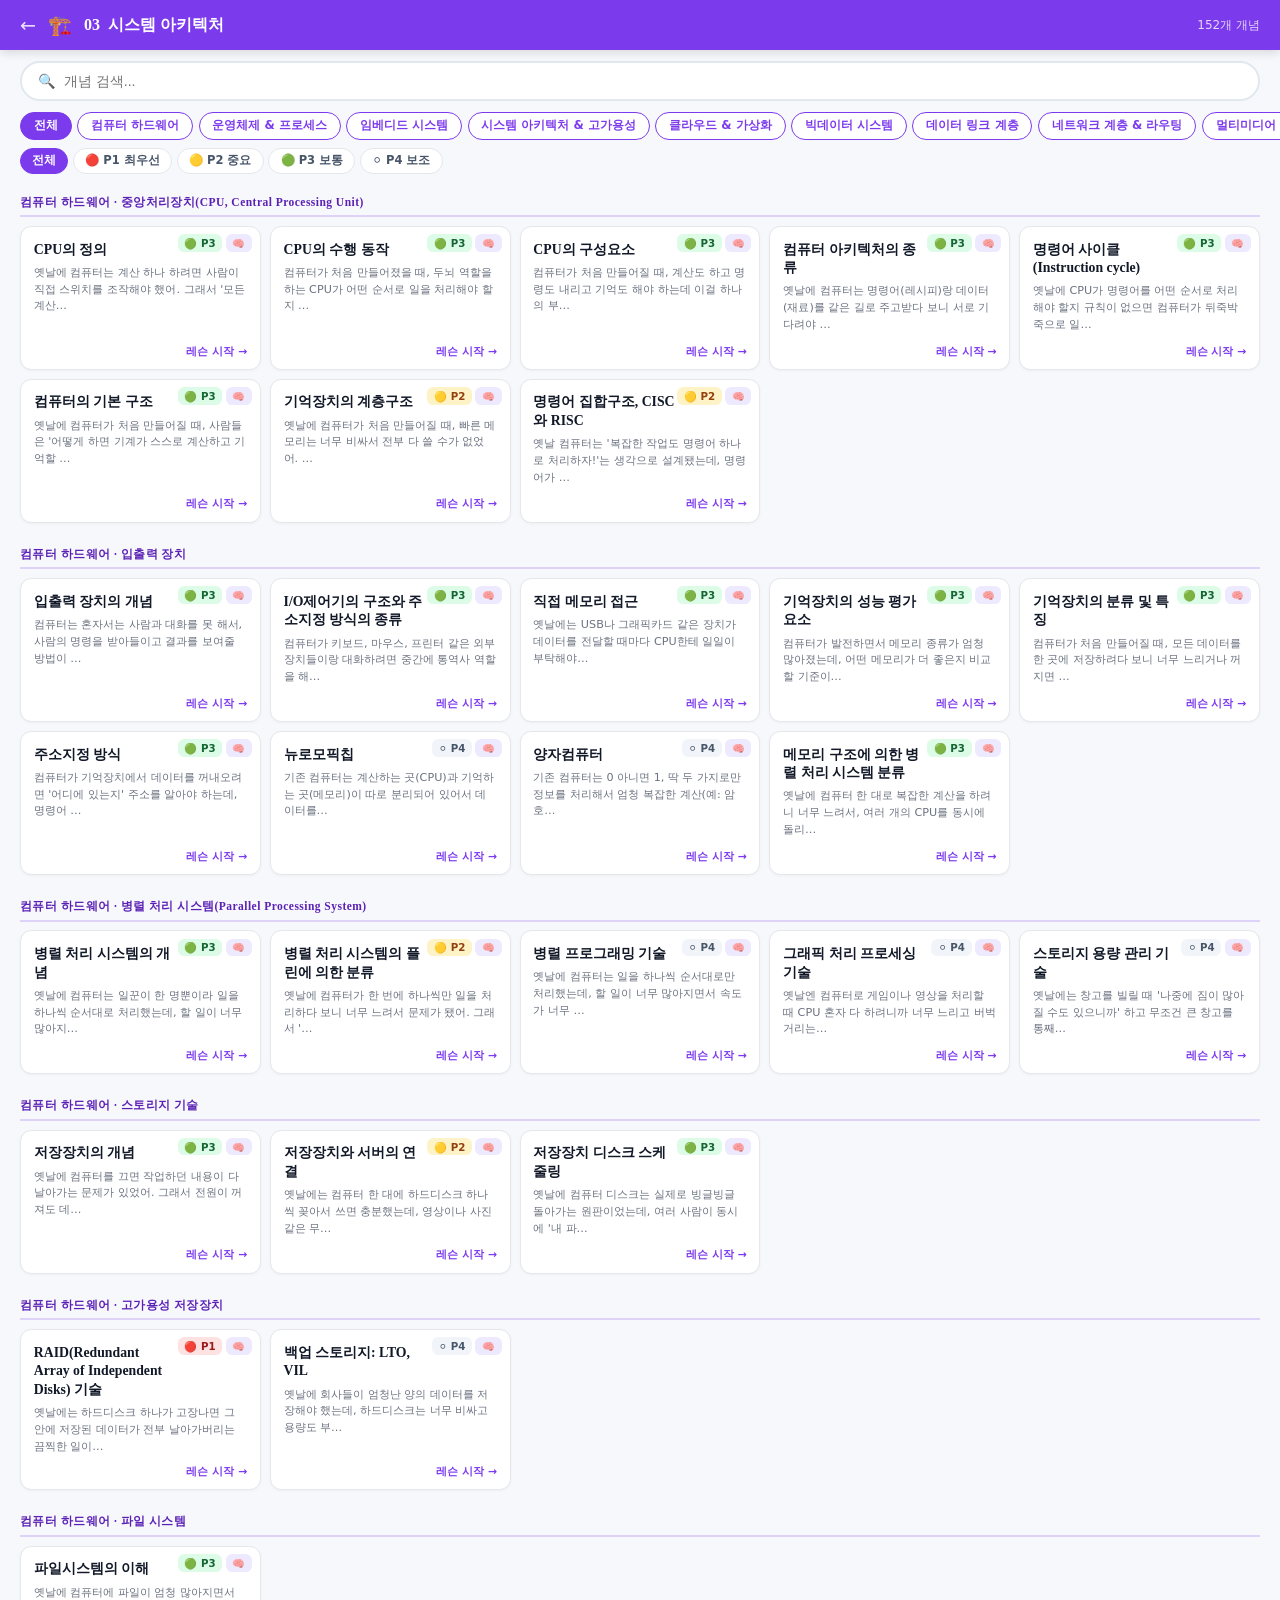
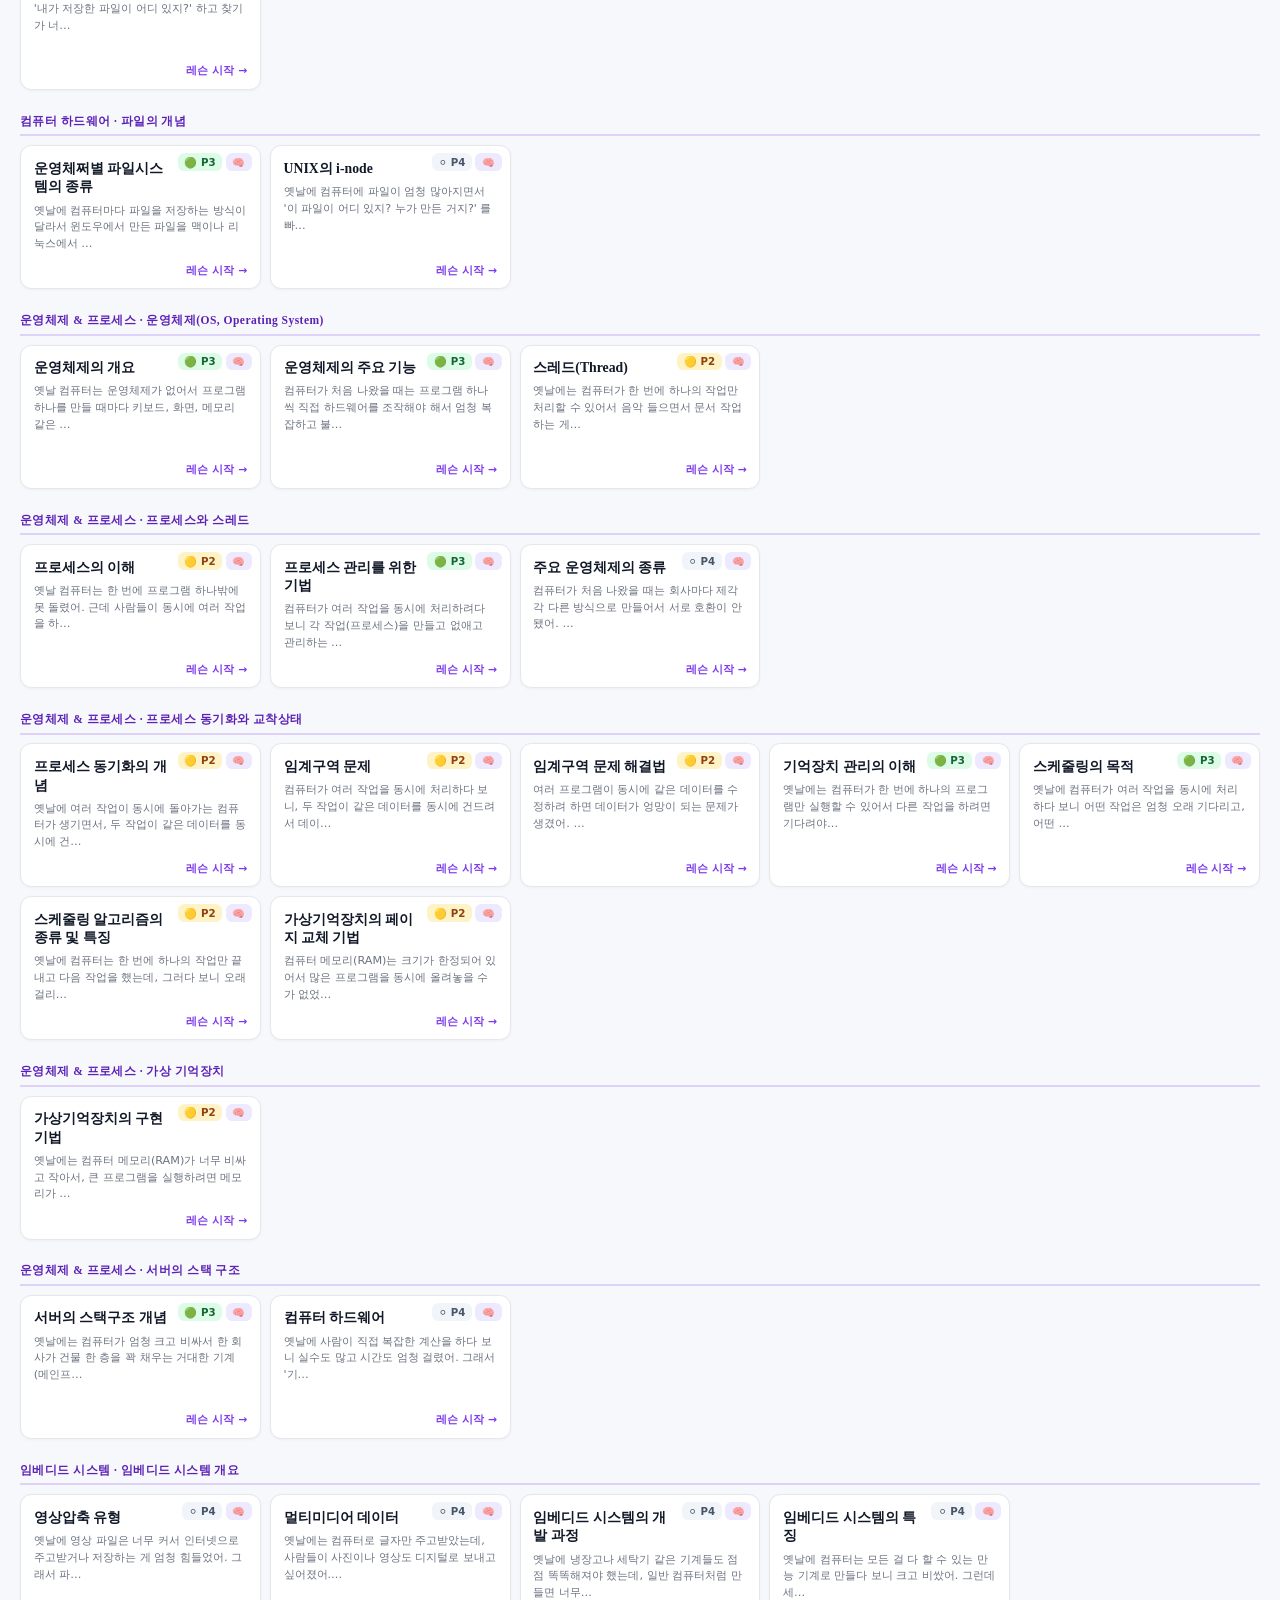
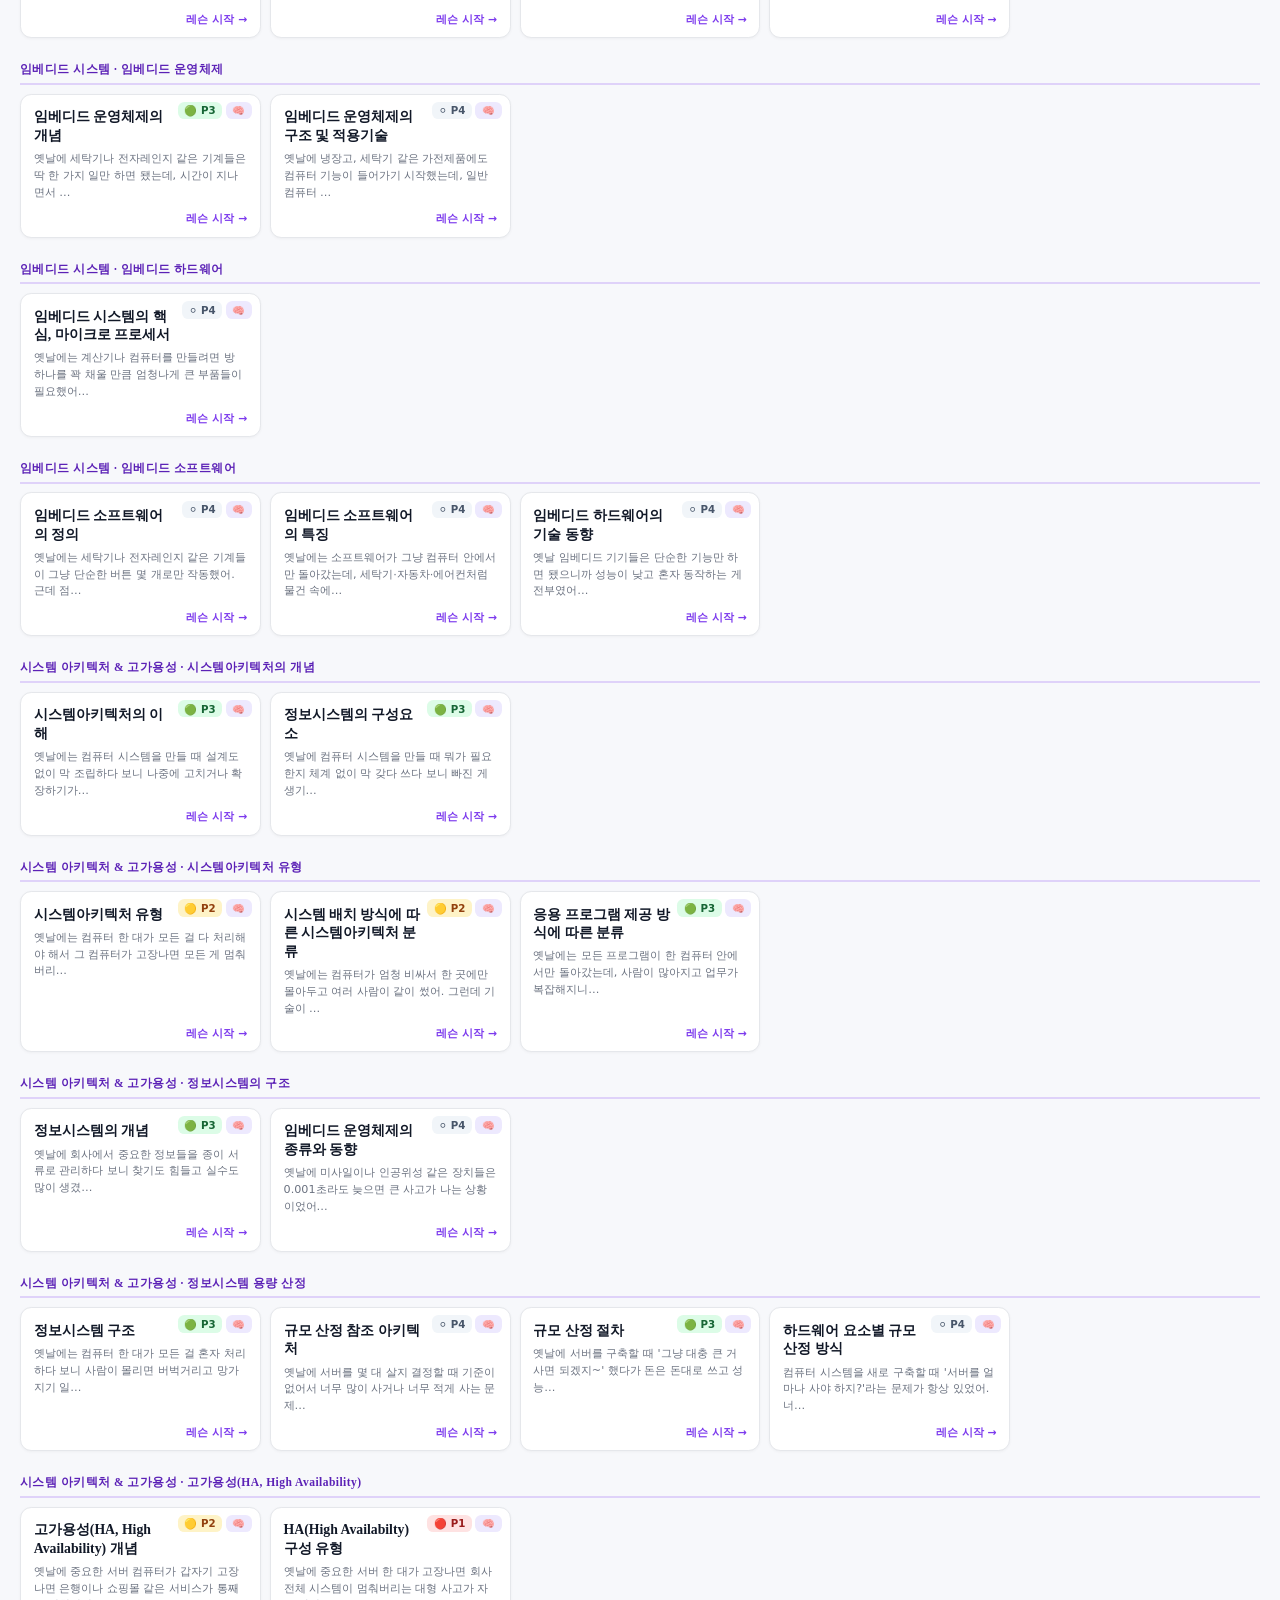
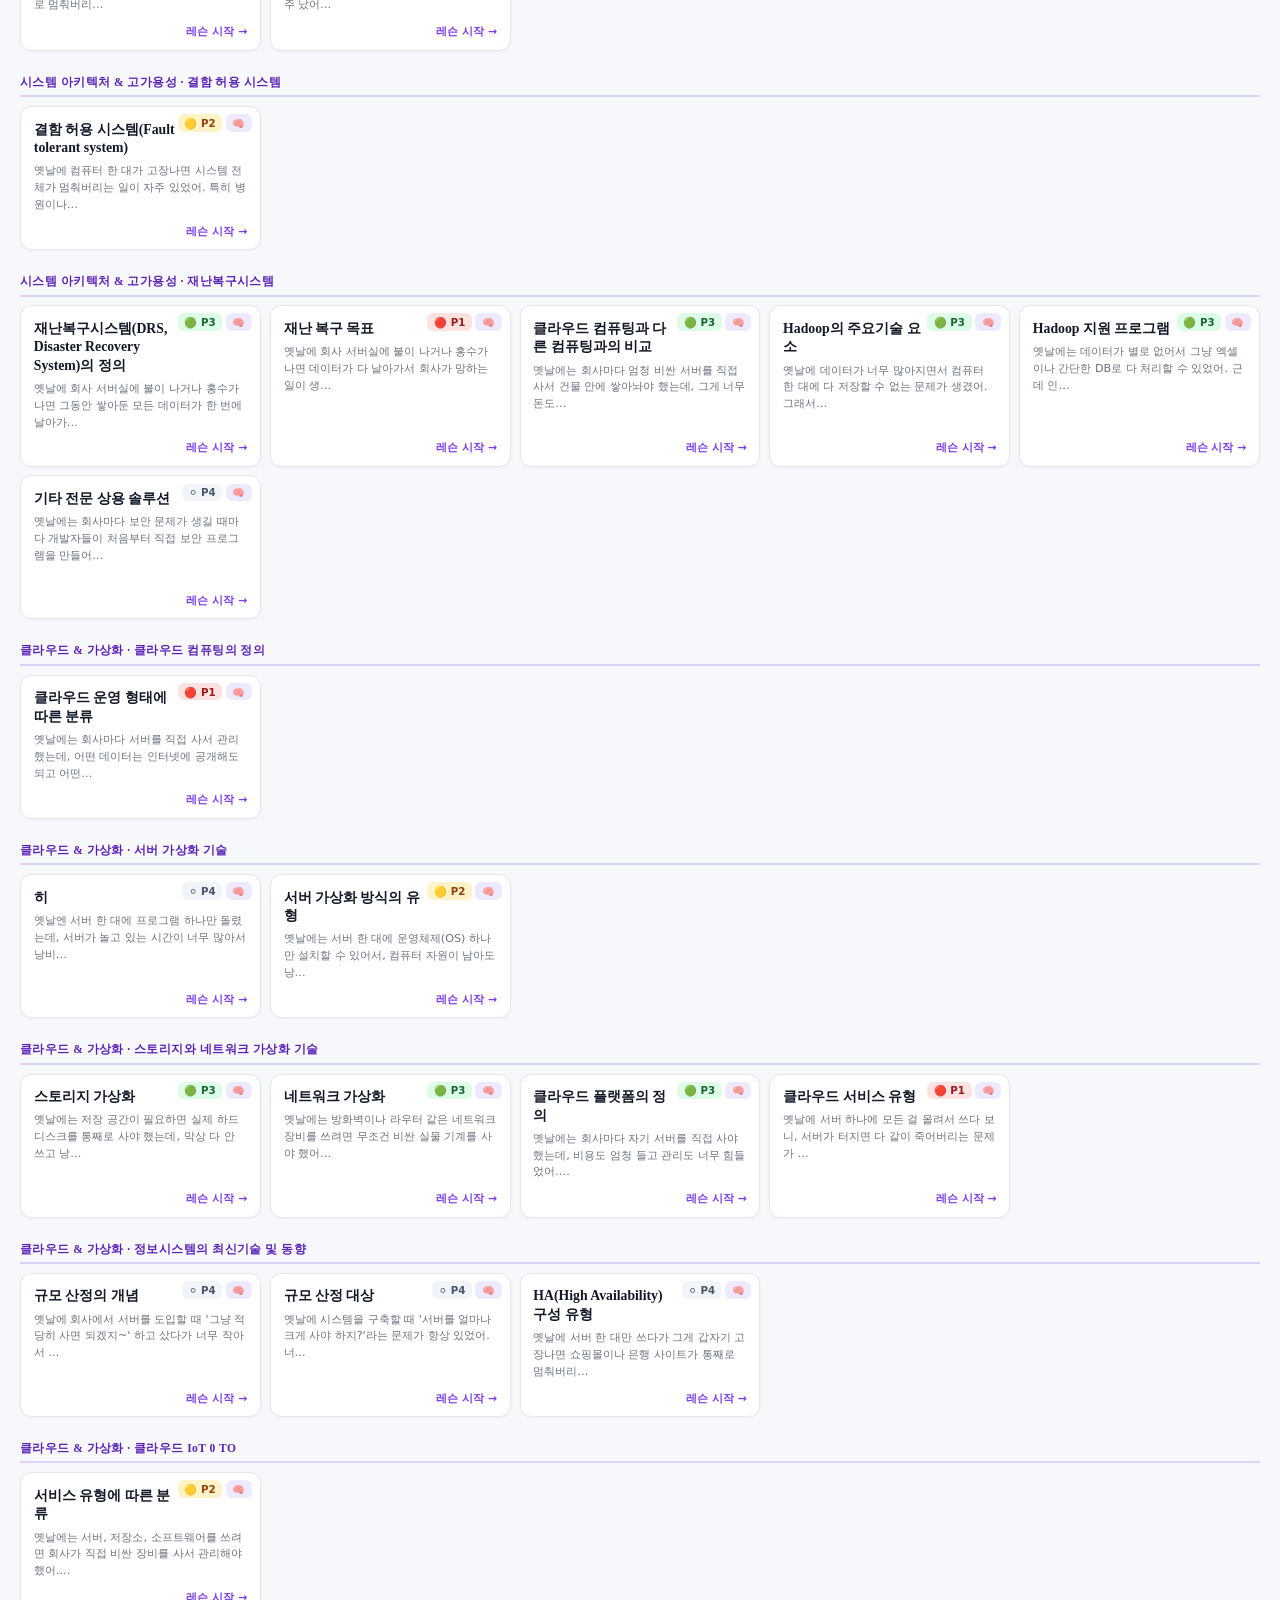
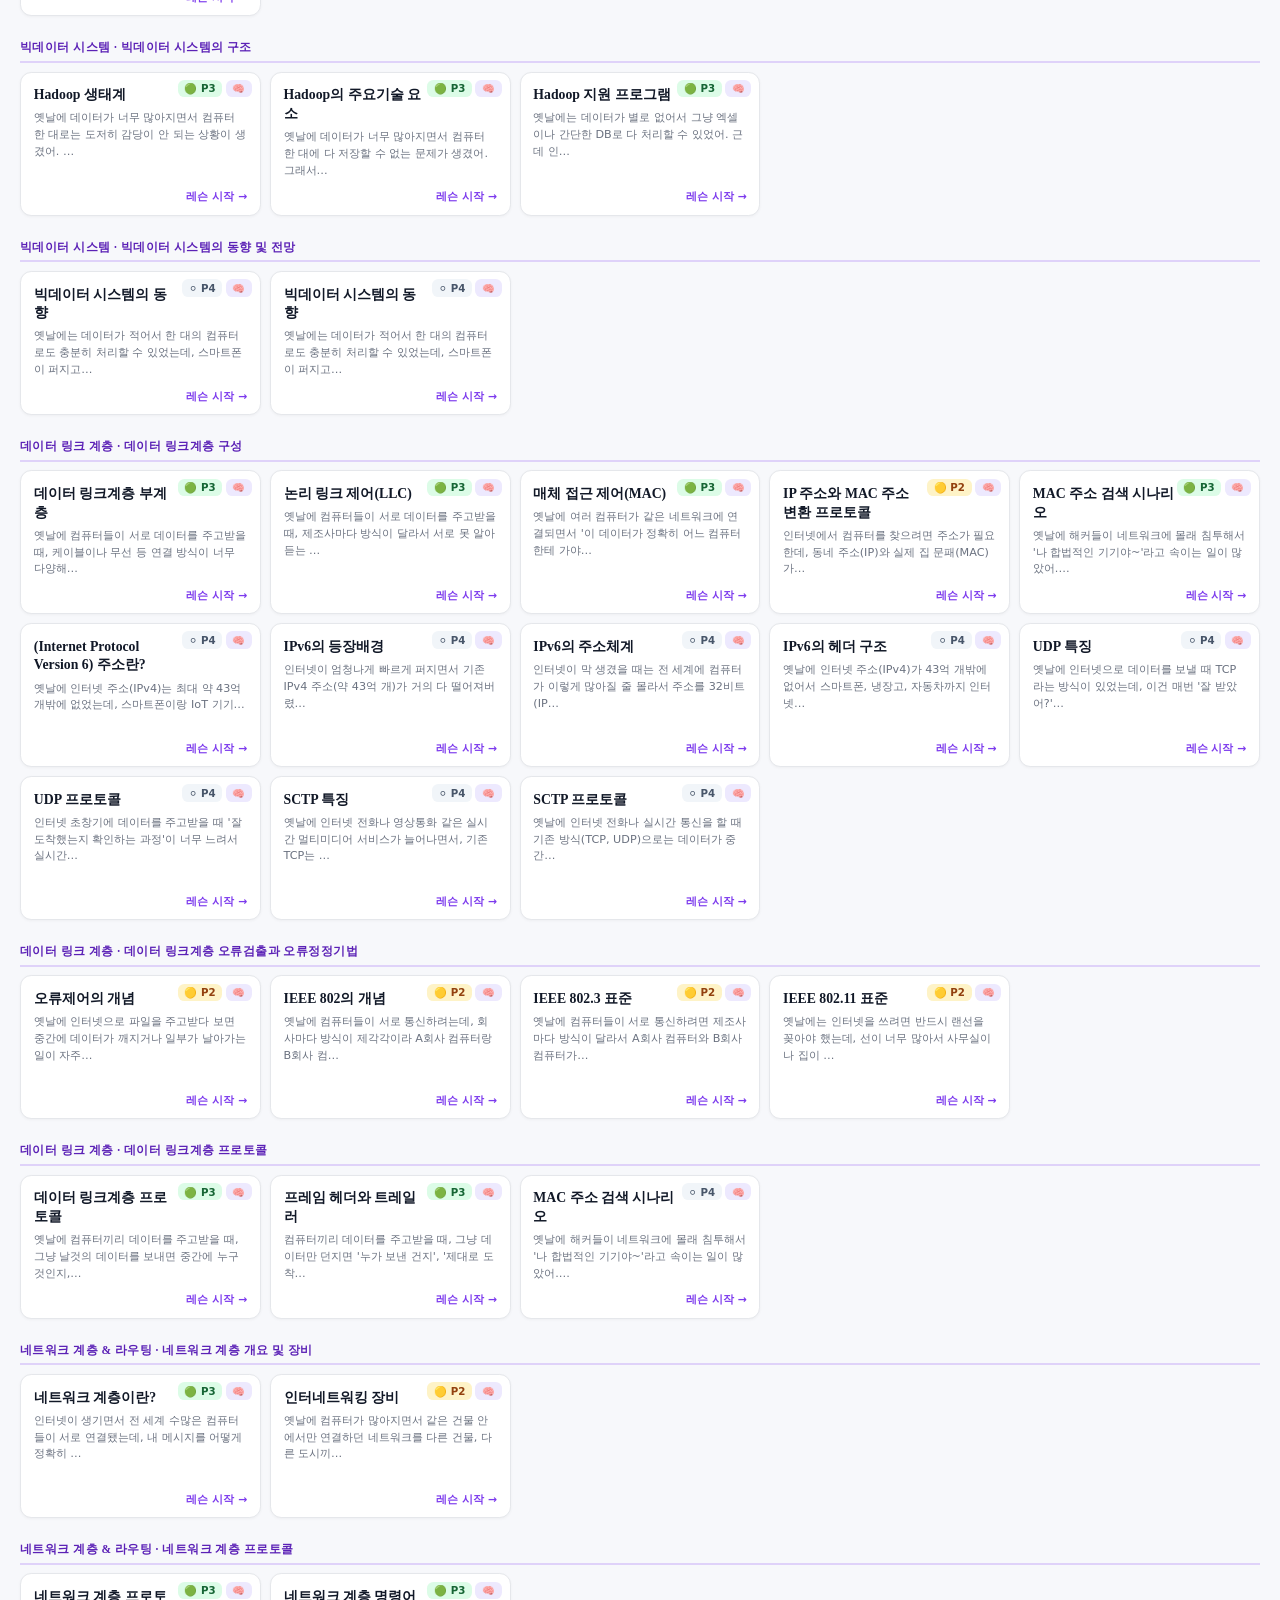
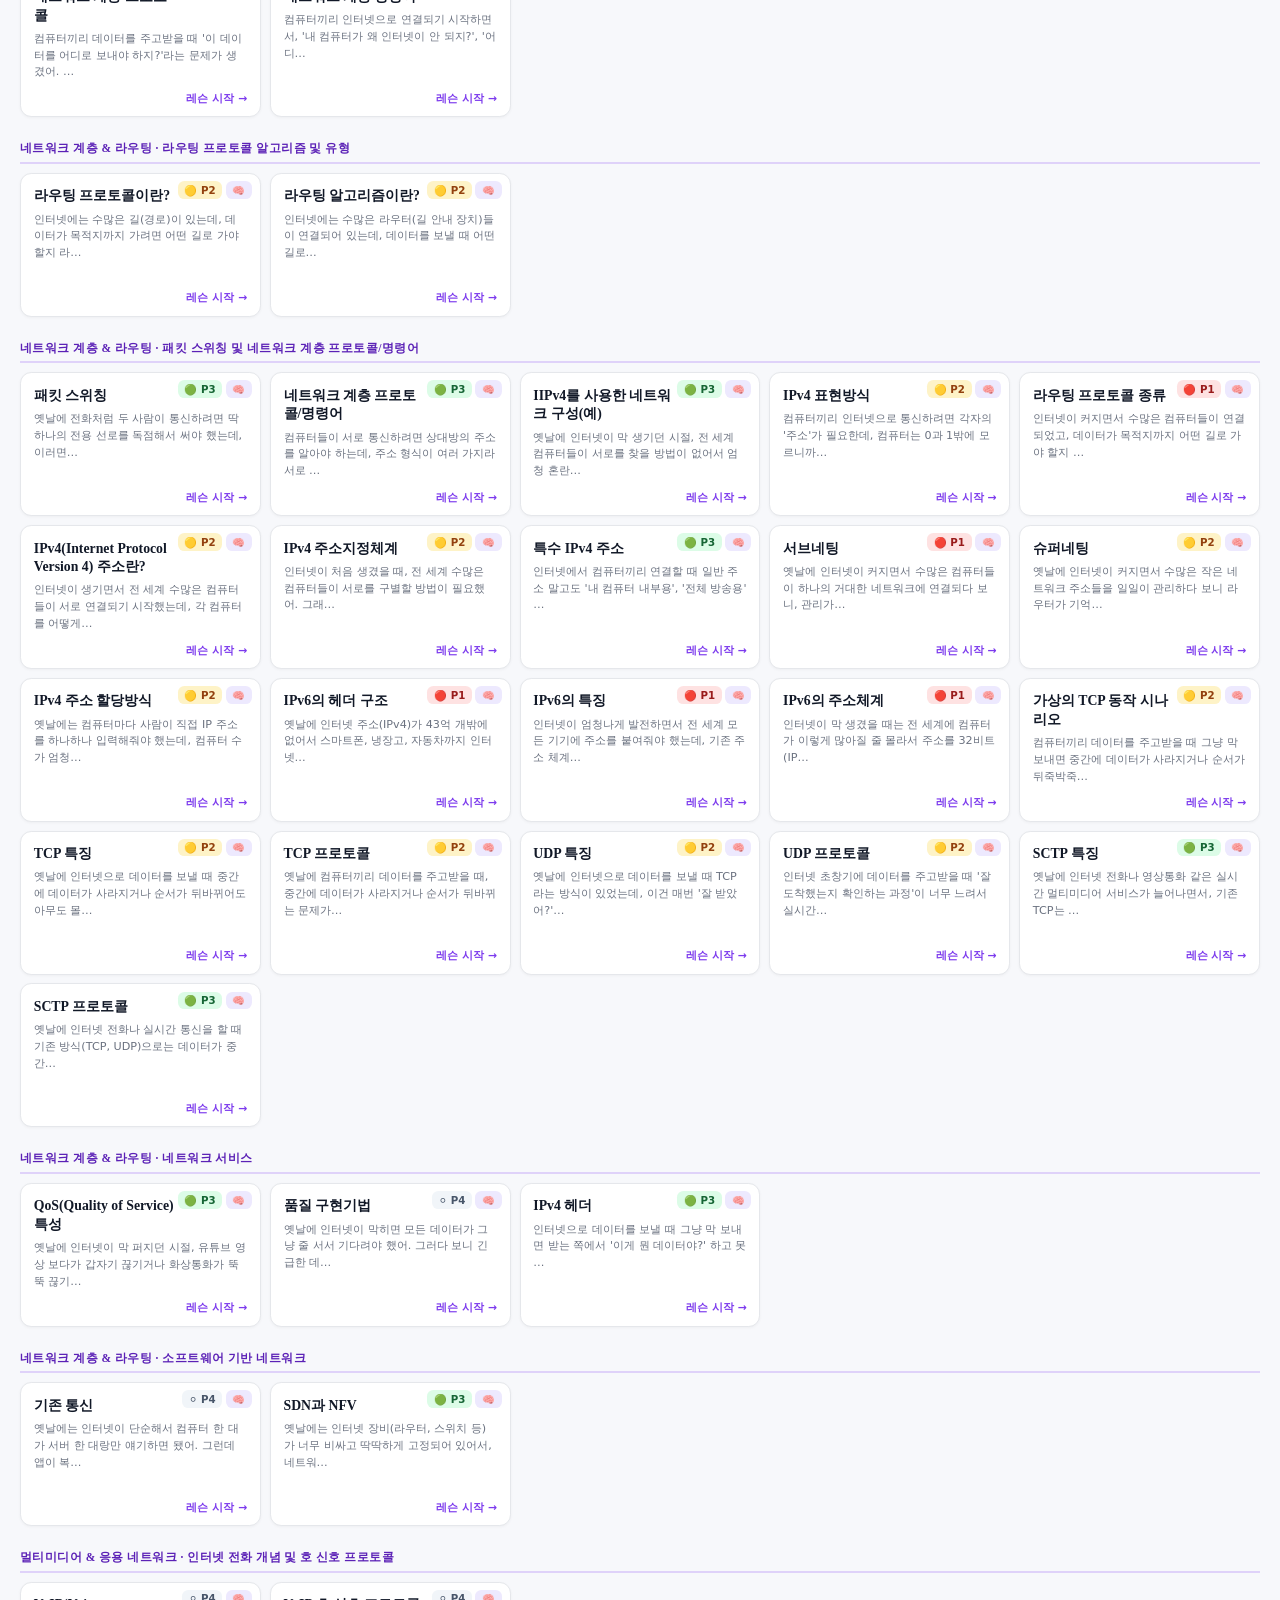
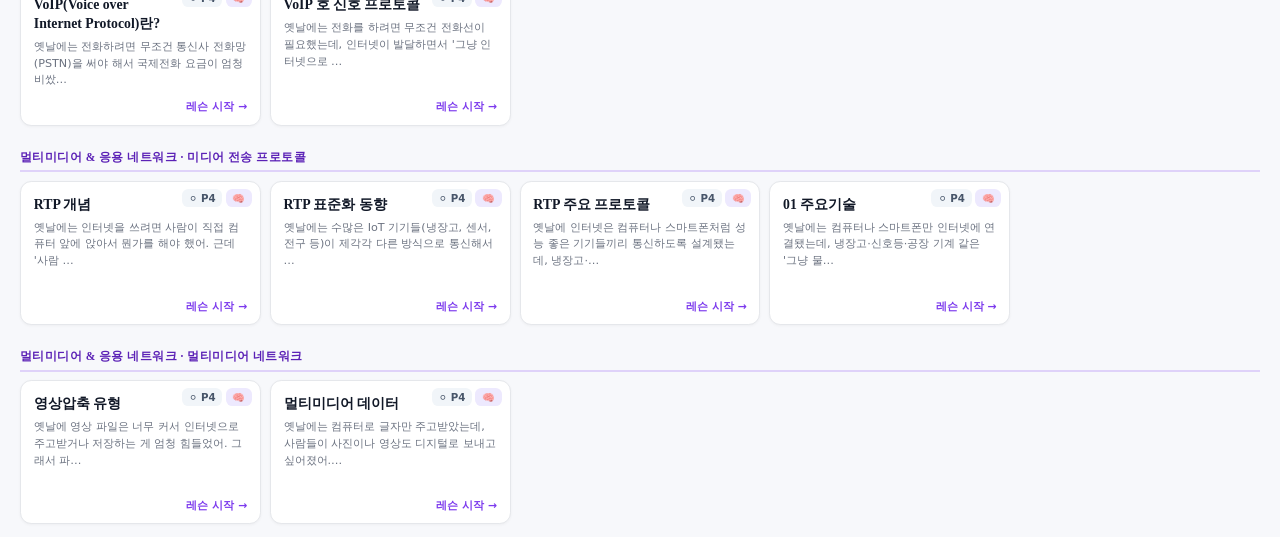
<file: topcit_lesson/03/index.html>
<!DOCTYPE html>
<html lang="ko">
<head>
<meta charset="UTF-8">
<meta name="viewport" content="width=device-width,initial-scale=1,maximum-scale=1,user-scalable=no">
<title>TOPCIT 03 시스템 아키텍처</title>
<style>
:root{--font-sans:"Apple SD Gothic Neo","Malgun Gothic","Noto Sans KR",system-ui,sans-serif;--font-serif:"NanumMyeongjo","Nanum Myeongjo","Batang","Apple SD Gothic Neo",serif}
*{box-sizing:border-box;margin:0;padding:0}
html,body{overflow-x:hidden}
body{font-family:var(--font-sans);background:#f7f8fb;color:#1f2937;min-height:100vh}

.header{background:#7c3aed;color:#fff;padding:.85rem 1.25rem;display:flex;align-items:center;gap:.75rem;position:sticky;top:0;z-index:20;box-shadow:0 2px 10px rgba(0,0,0,.15)}
.header-back{color:#fff;text-decoration:none;font-size:1.2rem;opacity:.85}
.header h1{font-size:1rem;font-weight:800;flex:1;font-family:var(--font-serif)}
.header-cnt{font-size:.75rem;opacity:.8;white-space:nowrap}

.search-wrap{padding:.7rem 1.25rem .3rem}
.search{width:100%;padding:.6rem 1rem;border:2px solid #e2e8f0;border-radius:2rem;font-size:.88rem;outline:none;background:#fff;transition:border .2s}
.search:focus{border-color:#7c3aed}

.tabs{display:flex;gap:.35rem;padding:.4rem 1.25rem .3rem;overflow-x:auto;scrollbar-width:none}
.tabs::-webkit-scrollbar{display:none}
.tab{flex-shrink:0;padding:.32rem .8rem;border-radius:2rem;border:1.5px solid #7c3aed;background:#fff;color:#7c3aed;font-size:.74rem;font-weight:700;cursor:pointer;white-space:nowrap;transition:all .15s;font-family:inherit}
.tab.active,.tab:hover{background:#7c3aed;color:#fff}

.prio-bar{display:flex;gap:.3rem;padding:.2rem 1.25rem .6rem;overflow-x:auto;scrollbar-width:none}
.prio-bar::-webkit-scrollbar{display:none}
.pchip{flex-shrink:0;padding:.28rem .7rem;border-radius:2rem;border:1.5px solid #e5e7eb;background:#fff;color:#475569;font-size:.72rem;font-weight:700;cursor:pointer;white-space:nowrap;transition:all .15s;font-family:inherit}
.pchip:hover{border-color:var(--pc,#9ca3af);color:#111827}
.pchip.active{background:var(--pc,#7c3aed);border-color:var(--pc,#7c3aed);color:#fff}
.pchip[data-prio="all"].active{background:#7c3aed;border-color:#7c3aed;color:#fff}

.section-group{padding:.3rem 1.25rem .8rem}
.section-group.hidden{display:none}
.section-label{font-size:.72rem;font-weight:800;color:#5b21b6;letter-spacing:.04em;padding:.4rem 0 .35rem;border-bottom:2px solid #7c3aed33;margin-bottom:.55rem;font-family:var(--font-serif)}
.card-grid{display:grid;grid-template-columns:repeat(2,1fr);gap:.55rem}
@media(min-width:540px){.card-grid{grid-template-columns:repeat(3,1fr)}}
@media(min-width:900px){.card-grid{grid-template-columns:repeat(4,1fr)}}
@media(min-width:1200px){.card-grid{grid-template-columns:repeat(5,1fr)}}
.card{background:#fff;border-radius:.7rem;padding:.85rem .8rem .65rem;cursor:pointer;border:1.5px solid #e5e7eb;transition:all .18s;box-shadow:0 1px 3px rgba(0,0,0,.04);position:relative;display:flex;flex-direction:column;gap:.35rem;min-height:9rem}
.card:hover{border-color:#7c3aed;box-shadow:0 4px 14px #7c3aed33;transform:translateY(-2px)}
.card-badges{position:absolute;top:.45rem;right:.5rem;display:flex;gap:.2rem;font-size:.64rem}
.card-badges span{padding:.1rem .42rem;border-radius:.4rem;font-weight:700;line-height:1.4;white-space:nowrap}
.b-prio-1{background:#fee2e2;color:#991b1b}
.b-prio-2{background:#fef3c7;color:#92400e}
.b-prio-3{background:#dcfce7;color:#166534}
.b-prio-4{background:#f1f5f9;color:#475569}
.b-mn{background:#ede9fe;color:#5b21b6}
.card-title{font-size:.86rem;font-weight:700;color:#111827;line-height:1.35;padding-right:4.5rem;font-family:var(--font-serif)}
.card-preview{font-size:.7rem;color:#6b7280;line-height:1.5;flex:1}
.card-cta{font-size:.68rem;color:#7c3aed;font-weight:700;text-align:right;margin-top:.25rem}
.card.hidden-card{display:none!important}

/* ───────── 레슨 모드 (풀스크린) ───────── */
.lesson{display:none;position:fixed;inset:0;background:#f7f8fb;z-index:1000;flex-direction:column}
.lesson.show{display:flex}
.l-head{background:#7c3aed;color:#fff;padding:.7rem 1rem;display:flex;align-items:center;gap:.7rem;flex-shrink:0}
.l-back{background:none;border:none;color:#fff;font-size:1.3rem;cursor:pointer;padding:0;line-height:1;opacity:.9}
.l-title{flex:1;font-size:.92rem;font-weight:800;font-family:var(--font-serif);line-height:1.3;overflow:hidden;text-overflow:ellipsis;white-space:nowrap}
.l-page-ind{font-size:.78rem;font-weight:700;background:rgba(0,0,0,.18);padding:.18rem .55rem;border-radius:1rem;flex-shrink:0}
.l-progress{height:4px;background:rgba(0,0,0,.15);flex-shrink:0}
.l-progress-bar{height:100%;background:#fff;width:0%;transition:width .3s ease}
.l-body{flex:1;overflow-y:auto;padding:1.2rem 1.25rem 5rem;display:flex;flex-direction:column;gap:1rem;align-items:center}
.l-page{width:100%;max-width:680px;animation:slideIn .25s ease}
@keyframes slideIn{from{opacity:0;transform:translateY(8px)}to{opacity:1;transform:translateY(0)}}

.l-page-title{font-size:1.5rem;font-weight:800;color:#5b21b6;margin-bottom:.5rem;font-family:var(--font-serif);line-height:1.3}
.l-page-meta{display:flex;flex-wrap:wrap;gap:.35rem;margin-bottom:.85rem}
.l-page-meta .chip{padding:.18rem .55rem;border-radius:1rem;font-size:.7rem;font-weight:700}
.chip-prio-1{background:#fee2e2;color:#991b1b}
.chip-prio-2{background:#fef3c7;color:#92400e}
.chip-prio-3{background:#dcfce7;color:#166534}
.chip-prio-4{background:#f1f5f9;color:#475569}
.l-page-kw{display:flex;flex-wrap:wrap;gap:.3rem;margin-bottom:1.2rem}
.l-page-kw span{background:#7c3aed22;color:#5b21b6;border:1px solid #7c3aed55;border-radius:1rem;padding:.18rem .65rem;font-size:.72rem;font-weight:700}

.sec{border-radius:.7rem;padding:1rem 1.1rem;line-height:1.65;margin-bottom:.85rem}
.sec-summary{background:#7c3aed11;border-left:5px solid #7c3aed;font-size:.95rem;color:#111827;font-weight:600}
.sec-bg{background:#fef7ec;border-left:5px solid #d97706}
.sec-expl{background:#eef2ff;border-left:5px solid #4f46e5}
.sec-why{background:#ecfdf5;border-left:5px solid #059669}
.sec-term{background:#faf5ff;border-left:5px solid #7c3aed}
.sec-link{background:#fff7ed;border-left:5px solid #c2410c}
.sec-mn{background:linear-gradient(145deg,#fffef5 0%,#fff7d6 56%,#7c3aed20 100%);color:#1f2937;font-weight:600;border:1.5px solid #7c3aed33;border-left:5px solid #7c3aed;box-shadow:0 10px 26px #7c3aed14}
.sec-trap{background:#fff1f2;border:1.5px solid #fda4af;border-left:5px solid #e11d48;color:#881337}
.sec-src{background:#fff;border:1.5px solid #e5e7eb;border-left:5px solid #475569}
.sec-types{background:#f0f9ff;border:1.5px solid #bae6fd;border-left:5px solid #0284c7}
.sec-types .sec-label{color:#075985}
.types-caption{font-size:.8rem;color:#334155;margin-bottom:.6rem;line-height:1.55}
.types-list{display:flex;flex-direction:column;gap:.55rem;counter-reset:tc}
.type-item{display:grid;grid-template-columns:2rem 1fr;gap:.55rem;align-items:start;background:#fff;border:1px solid #e0f2fe;border-radius:.7rem;padding:.7rem .78rem;counter-increment:tc;position:relative}
.type-item::before{content:counter(tc);display:inline-flex;align-items:center;justify-content:center;width:1.7rem;height:1.7rem;border-radius:.5rem;background:#7c3aed16;color:#5b21b6;font-size:.8rem;font-weight:800;line-height:1}
.type-body{min-width:0}
.type-head{display:flex;flex-wrap:wrap;gap:.35rem;align-items:center;margin-bottom:.2rem}
.type-name{font-size:.92rem;font-weight:800;color:#0f172a;font-family:var(--font-serif)}
.type-en{font-size:.72rem;color:#64748b;font-weight:700}
.type-tier{display:inline-flex;align-items:center;padding:.08rem .42rem;border-radius:999px;font-size:.62rem;font-weight:800;letter-spacing:.04em}
.tier-strong{background:#fee2e2;color:#991b1b}
.tier-mid{background:#fef3c7;color:#92400e}
.tier-weak{background:#dcfce7;color:#166534}
.type-note{font-size:.86rem;line-height:1.68;color:#334155;word-break:keep-all}
.types-scale{display:flex;align-items:center;gap:.45rem;margin-top:.65rem;padding:.5rem .7rem;background:rgba(255,255,255,.7);border:1px dashed #bae6fd;border-radius:.6rem;font-size:.72rem;color:#475569;font-weight:700}
.types-scale .scale-arrow{flex:1;height:6px;border-radius:999px;background:linear-gradient(90deg,#16a34a,#d97706,#dc2626)}
.types-scale.reverse .scale-arrow{background:linear-gradient(90deg,#dc2626,#d97706,#16a34a)}
.sec-label{font-size:.7rem;font-weight:800;letter-spacing:.06em;text-transform:uppercase;margin-bottom:.5rem}
.sec-bg .sec-label{color:#92400e}
.sec-expl .sec-label{color:#3730a3}
.sec-why .sec-label{color:#065f46}
.sec-term .sec-label{color:#5b21b6}
.sec-link .sec-label{color:#9a3412}
.sec-mn .sec-label{color:#5b21b6}
.sec-trap .sec-label{color:#9f1239}
.sec-summary .sec-label{color:#7c3aed}
.sec-src .sec-label{color:#334155}
.sec p{font-size:.92rem;line-height:1.7}
.sec-mn p{font-size:.98rem}
.fact-list{display:flex;flex-direction:column;gap:.65rem}
.fact-item{background:rgba(255,255,255,.85);border:1px solid rgba(0,0,0,.06);border-radius:.85rem;padding:.78rem .85rem}
.fact-term{font-size:.86rem;font-weight:800;color:#111827;margin-bottom:.22rem}
.fact-note{font-size:.9rem;line-height:1.72;color:#374151;word-break:keep-all}
.fact-link-label{display:inline-flex;align-items:center;padding:.12rem .45rem;border-radius:999px;background:#7c3aed14;color:#5b21b6;font-size:.64rem;font-weight:800;letter-spacing:.04em;margin-bottom:.38rem}
.src-list{display:flex;flex-direction:column;gap:.5rem}
.src-link{display:flex;align-items:flex-start;gap:.45rem;text-decoration:none;color:#111827;background:#f9fafb;border:1px solid #e5e7eb;border-radius:.8rem;padding:.72rem .82rem;transition:border-color .15s,transform .15s}
.src-link:hover{border-color:#7c3aed;transform:translateY(-1px)}
.src-bullet{flex-shrink:0;color:#7c3aed;font-weight:800}
.src-text{font-size:.85rem;line-height:1.55}
.src-host{display:block;font-size:.72rem;color:#6b7280;margin-top:.1rem}
.mn-list{display:flex;flex-direction:column;gap:.55rem}
.mn-line{display:flex;align-items:flex-start;gap:.72rem;background:rgba(255,255,255,.82);border:1px solid #7c3aed22;border-radius:.9rem;padding:.72rem .8rem .68rem;box-shadow:0 4px 12px rgba(0,0,0,.04)}
.mn-picto{flex-shrink:0;display:inline-flex;align-items:center;justify-content:center;width:1.6rem;height:1.6rem;border-radius:.45rem;background:#7c3aed16;border:1px solid #7c3aed26;font-size:.76rem;font-weight:800;line-height:1;color:#5b21b6}
.mn-main{display:flex;flex-direction:column;gap:.28rem;min-width:0}
.mn-tag{display:inline-flex;align-items:center;width:fit-content;padding:.12rem .45rem;border-radius:999px;background:#7c3aed18;color:#5b21b6;font-size:.64rem;font-weight:800;letter-spacing:.05em}
.mn-text{font-size:.95rem;line-height:1.76;color:#1f2937;word-break:keep-all}
.mn-text strong{color:#7c3aed;font-weight:800}

.ctable{width:100%;border-collapse:collapse;font-size:.82rem;background:#fff;border-radius:.5rem;overflow:hidden;margin-top:.4rem}
.ctable th{background:#7c3aed;color:#fff;padding:.55rem .65rem;text-align:left;font-weight:700;font-size:.78rem}
.ctable td{padding:.55rem .65rem;border-top:1px solid #e5e7eb;vertical-align:top;line-height:1.55}
.ctable tr:nth-child(even) td{background:#f9fafb}

.done-page{text-align:center;padding:2.5rem 1rem}
.done-emoji{font-size:4.5rem;margin-bottom:1rem;animation:pop .4s ease}
@keyframes pop{from{transform:scale(0)}80%{transform:scale(1.2)}to{transform:scale(1)}}
.done-title{font-size:1.5rem;font-weight:800;color:#5b21b6;margin-bottom:.5rem;font-family:var(--font-serif)}
.done-sub{font-size:.95rem;color:#6b7280;margin-bottom:2rem}
.done-actions{display:flex;flex-direction:column;gap:.6rem;max-width:300px;margin:0 auto}
.done-btn{padding:.85rem 1.4rem;border-radius:.7rem;font-size:.95rem;font-weight:700;cursor:pointer;border:none;font-family:inherit;transition:all .15s}
.done-btn-primary{background:#7c3aed;color:#fff}
.done-btn-primary:hover{transform:translateY(-2px);box-shadow:0 4px 14px #7c3aed55}
.done-btn-sub{background:#fff;color:#7c3aed;border:1.5px solid #7c3aed}
.done-btn-sub:hover{background:#7c3aed11}

.l-foot{position:fixed;bottom:0;left:0;right:0;background:#fff;padding:.7rem 1rem;display:flex;gap:.5rem;border-top:1px solid #e5e7eb;z-index:1010}
.l-nav-btn{flex:1;padding:.7rem;border-radius:.55rem;border:1.5px solid #7c3aed;background:#fff;color:#7c3aed;font-size:.88rem;font-weight:700;cursor:pointer;font-family:inherit;transition:all .15s}
.l-nav-btn:hover:not(:disabled){background:#7c3aed11}
.l-nav-btn:disabled{opacity:.35;cursor:not-allowed}
.l-nav-btn.primary{background:#7c3aed;color:#fff;border-color:#7c3aed}
.l-nav-btn.primary:hover:not(:disabled){background:#5b21b6;border-color:#5b21b6}
</style>
</head>
<body>

<div class="header">
  <a href="../" class="header-back">←</a>
  <span style="font-size:1.2rem">🏗️</span>
  <h1>03 &nbsp;시스템 아키텍처</h1>
  <span class="header-cnt">152개 개념</span>
</div>

<div class="search-wrap">
  <input class="search" type="text" placeholder="🔍  개념 검색..." oninput="applyFilters()">
</div>

<div class="tabs" id="tab-bar"><button class="tab active" onclick="filterTab(this,'all')">전체</button><button class="tab" onclick="filterTab(this,'0')">컴퓨터 하드웨어</button><button class="tab" onclick="filterTab(this,'1')">운영체제 &amp; 프로세스</button><button class="tab" onclick="filterTab(this,'2')">임베디드 시스템</button><button class="tab" onclick="filterTab(this,'3')">시스템 아키텍처 &amp; 고가용성</button><button class="tab" onclick="filterTab(this,'4')">클라우드 &amp; 가상화</button><button class="tab" onclick="filterTab(this,'5')">빅데이터 시스템</button><button class="tab" onclick="filterTab(this,'6')">데이터 링크 계층</button><button class="tab" onclick="filterTab(this,'7')">네트워크 계층 &amp; 라우팅</button><button class="tab" onclick="filterTab(this,'8')">멀티미디어 &amp; 응용 네트워크</button></div>
<div class="prio-bar"><button class="pchip active" data-prio="all" onclick="filterPrio(this)">전체</button><button class="pchip" data-prio="1" onclick="filterPrio(this)" style="--pc:#dc2626">🔴 P1 최우선</button><button class="pchip" data-prio="2" onclick="filterPrio(this)" style="--pc:#d97706">🟡 P2 중요</button><button class="pchip" data-prio="3" onclick="filterPrio(this)" style="--pc:#16a34a">🟢 P3 보통</button><button class="pchip" data-prio="4" onclick="filterPrio(this)" style="--pc:#9ca3af">⚪ P4 보조</button></div>

<div id="card-content"><div class="section-group" data-chapter="0"><div class="section-label">컴퓨터 하드웨어 · 중앙처리장치(CPU, Central Processing Unit)</div><div class="card-grid"><div class="card" data-prio="3" onclick="startLesson(0)"><div class="card-badges"><span class="b-prio b-prio-3" title="보통">🟢 P3</span><span class="b-mn" title="암기 포인트">🧠</span></div><div class="card-title">CPU의 정의</div><div class="card-preview">옛날에 컴퓨터는 계산 하나 하려면 사람이 직접 스위치를 조작해야 했어. 그래서 &#x27;모든 계산…</div><div class="card-cta">레슨 시작 →</div></div><div class="card" data-prio="3" onclick="startLesson(1)"><div class="card-badges"><span class="b-prio b-prio-3" title="보통">🟢 P3</span><span class="b-mn" title="암기 포인트">🧠</span></div><div class="card-title">CPU의 수행 동작</div><div class="card-preview">컴퓨터가 처음 만들어졌을 때, 두뇌 역할을 하는 CPU가 어떤 순서로 일을 처리해야 할지 …</div><div class="card-cta">레슨 시작 →</div></div><div class="card" data-prio="3" onclick="startLesson(2)"><div class="card-badges"><span class="b-prio b-prio-3" title="보통">🟢 P3</span><span class="b-mn" title="암기 포인트">🧠</span></div><div class="card-title">CPU의 구성요소</div><div class="card-preview">컴퓨터가 처음 만들어질 때, 계산도 하고 명령도 내리고 기억도 해야 하는데 이걸 하나의 부…</div><div class="card-cta">레슨 시작 →</div></div><div class="card" data-prio="3" onclick="startLesson(3)"><div class="card-badges"><span class="b-prio b-prio-3" title="보통">🟢 P3</span><span class="b-mn" title="암기 포인트">🧠</span></div><div class="card-title">컴퓨터 아키텍처의 종류</div><div class="card-preview">옛날에 컴퓨터는 명령어(레시피)랑 데이터(재료)를 같은 길로 주고받다 보니 서로 기다려야 …</div><div class="card-cta">레슨 시작 →</div></div><div class="card" data-prio="3" onclick="startLesson(4)"><div class="card-badges"><span class="b-prio b-prio-3" title="보통">🟢 P3</span><span class="b-mn" title="암기 포인트">🧠</span></div><div class="card-title">명령어 사이클 (Instruction cycle)</div><div class="card-preview">옛날에 CPU가 명령어를 어떤 순서로 처리해야 할지 규칙이 없으면 컴퓨터가 뒤죽박죽으로 일…</div><div class="card-cta">레슨 시작 →</div></div><div class="card" data-prio="3" onclick="startLesson(5)"><div class="card-badges"><span class="b-prio b-prio-3" title="보통">🟢 P3</span><span class="b-mn" title="암기 포인트">🧠</span></div><div class="card-title">컴퓨터의 기본 구조</div><div class="card-preview">옛날에 컴퓨터가 처음 만들어질 때, 사람들은 &#x27;어떻게 하면 기계가 스스로 계산하고 기억할 …</div><div class="card-cta">레슨 시작 →</div></div><div class="card" data-prio="2" onclick="startLesson(6)"><div class="card-badges"><span class="b-prio b-prio-2" title="중요">🟡 P2</span><span class="b-mn" title="암기 포인트">🧠</span></div><div class="card-title">기억장치의 계층구조</div><div class="card-preview">옛날에 컴퓨터가 처음 만들어질 때, 빠른 메모리는 너무 비싸서 전부 다 쓸 수가 없었어. …</div><div class="card-cta">레슨 시작 →</div></div><div class="card" data-prio="2" onclick="startLesson(7)"><div class="card-badges"><span class="b-prio b-prio-2" title="중요">🟡 P2</span><span class="b-mn" title="암기 포인트">🧠</span></div><div class="card-title">명령어 집합구조, CISC와 RISC</div><div class="card-preview">옛날 컴퓨터는 &#x27;복잡한 작업도 명령어 하나로 처리하자!&#x27;는 생각으로 설계됐는데, 명령어가 …</div><div class="card-cta">레슨 시작 →</div></div></div></div><div class="section-group" data-chapter="0"><div class="section-label">컴퓨터 하드웨어 · 입출력 장치</div><div class="card-grid"><div class="card" data-prio="3" onclick="startLesson(8)"><div class="card-badges"><span class="b-prio b-prio-3" title="보통">🟢 P3</span><span class="b-mn" title="암기 포인트">🧠</span></div><div class="card-title">입출력 장치의 개념</div><div class="card-preview">컴퓨터는 혼자서는 사람과 대화를 못 해서, 사람의 명령을 받아들이고 결과를 보여줄 방법이 …</div><div class="card-cta">레슨 시작 →</div></div><div class="card" data-prio="3" onclick="startLesson(9)"><div class="card-badges"><span class="b-prio b-prio-3" title="보통">🟢 P3</span><span class="b-mn" title="암기 포인트">🧠</span></div><div class="card-title">I/O제어기의 구조와 주소지정 방식의 종류</div><div class="card-preview">컴퓨터가 키보드, 마우스, 프린터 같은 외부 장치들이랑 대화하려면 중간에 통역사 역할을 해…</div><div class="card-cta">레슨 시작 →</div></div><div class="card" data-prio="3" onclick="startLesson(10)"><div class="card-badges"><span class="b-prio b-prio-3" title="보통">🟢 P3</span><span class="b-mn" title="암기 포인트">🧠</span></div><div class="card-title">직접 메모리 접근</div><div class="card-preview">옛날에는 USB나 그래픽카드 같은 장치가 데이터를 전달할 때마다 CPU한테 일일이 부탁해야…</div><div class="card-cta">레슨 시작 →</div></div><div class="card" data-prio="3" onclick="startLesson(11)"><div class="card-badges"><span class="b-prio b-prio-3" title="보통">🟢 P3</span><span class="b-mn" title="암기 포인트">🧠</span></div><div class="card-title">기억장치의 성능 평가 요소</div><div class="card-preview">컴퓨터가 발전하면서 메모리 종류가 엄청 많아졌는데, 어떤 메모리가 더 좋은지 비교할 기준이…</div><div class="card-cta">레슨 시작 →</div></div><div class="card" data-prio="3" onclick="startLesson(12)"><div class="card-badges"><span class="b-prio b-prio-3" title="보통">🟢 P3</span><span class="b-mn" title="암기 포인트">🧠</span></div><div class="card-title">기억장치의 분류 및 특징</div><div class="card-preview">컴퓨터가 처음 만들어질 때, 모든 데이터를 한 곳에 저장하려다 보니 너무 느리거나 꺼지면 …</div><div class="card-cta">레슨 시작 →</div></div><div class="card" data-prio="3" onclick="startLesson(13)"><div class="card-badges"><span class="b-prio b-prio-3" title="보통">🟢 P3</span><span class="b-mn" title="암기 포인트">🧠</span></div><div class="card-title">주소지정 방식</div><div class="card-preview">컴퓨터가 기억장치에서 데이터를 꺼내오려면 &#x27;어디에 있는지&#x27; 주소를 알아야 하는데, 명령어 …</div><div class="card-cta">레슨 시작 →</div></div><div class="card" data-prio="4" onclick="startLesson(14)"><div class="card-badges"><span class="b-prio b-prio-4" title="보조">⚪ P4</span><span class="b-mn" title="암기 포인트">🧠</span></div><div class="card-title">뉴로모픽칩</div><div class="card-preview">기존 컴퓨터는 계산하는 곳(CPU)과 기억하는 곳(메모리)이 따로 분리되어 있어서 데이터를…</div><div class="card-cta">레슨 시작 →</div></div><div class="card" data-prio="4" onclick="startLesson(15)"><div class="card-badges"><span class="b-prio b-prio-4" title="보조">⚪ P4</span><span class="b-mn" title="암기 포인트">🧠</span></div><div class="card-title">양자컴퓨터</div><div class="card-preview">기존 컴퓨터는 0 아니면 1, 딱 두 가지로만 정보를 처리해서 엄청 복잡한 계산(예: 암호…</div><div class="card-cta">레슨 시작 →</div></div><div class="card" data-prio="3" onclick="startLesson(16)"><div class="card-badges"><span class="b-prio b-prio-3" title="보통">🟢 P3</span><span class="b-mn" title="암기 포인트">🧠</span></div><div class="card-title">메모리 구조에 의한 병렬 처리 시스템 분류</div><div class="card-preview">옛날에 컴퓨터 한 대로 복잡한 계산을 하려니 너무 느려서, 여러 개의 CPU를 동시에 돌리…</div><div class="card-cta">레슨 시작 →</div></div></div></div><div class="section-group" data-chapter="0"><div class="section-label">컴퓨터 하드웨어 · 병렬 처리 시스템(Parallel Processing System)</div><div class="card-grid"><div class="card" data-prio="3" onclick="startLesson(17)"><div class="card-badges"><span class="b-prio b-prio-3" title="보통">🟢 P3</span><span class="b-mn" title="암기 포인트">🧠</span></div><div class="card-title">병렬 처리 시스템의 개념</div><div class="card-preview">옛날에 컴퓨터는 일꾼이 한 명뿐이라 일을 하나씩 순서대로 처리했는데, 할 일이 너무 많아지…</div><div class="card-cta">레슨 시작 →</div></div><div class="card" data-prio="2" onclick="startLesson(18)"><div class="card-badges"><span class="b-prio b-prio-2" title="중요">🟡 P2</span><span class="b-mn" title="암기 포인트">🧠</span></div><div class="card-title">병렬 처리 시스템의 플린에 의한 분류</div><div class="card-preview">옛날에 컴퓨터가 한 번에 하나씩만 일을 처리하다 보니 너무 느려서 문제가 됐어. 그래서 &#x27;…</div><div class="card-cta">레슨 시작 →</div></div><div class="card" data-prio="4" onclick="startLesson(19)"><div class="card-badges"><span class="b-prio b-prio-4" title="보조">⚪ P4</span><span class="b-mn" title="암기 포인트">🧠</span></div><div class="card-title">병렬 프로그래밍 기술</div><div class="card-preview">옛날에 컴퓨터는 일을 하나씩 순서대로만 처리했는데, 할 일이 너무 많아지면서 속도가 너무 …</div><div class="card-cta">레슨 시작 →</div></div><div class="card" data-prio="4" onclick="startLesson(20)"><div class="card-badges"><span class="b-prio b-prio-4" title="보조">⚪ P4</span><span class="b-mn" title="암기 포인트">🧠</span></div><div class="card-title">그래픽 처리 프로세싱 기술</div><div class="card-preview">옛날엔 컴퓨터로 게임이나 영상을 처리할 때 CPU 혼자 다 하려니까 너무 느리고 버벅거리는…</div><div class="card-cta">레슨 시작 →</div></div><div class="card" data-prio="4" onclick="startLesson(21)"><div class="card-badges"><span class="b-prio b-prio-4" title="보조">⚪ P4</span><span class="b-mn" title="암기 포인트">🧠</span></div><div class="card-title">스토리지 용량 관리 기술</div><div class="card-preview">옛날에는 창고를 빌릴 때 &#x27;나중에 짐이 많아질 수도 있으니까&#x27; 하고 무조건 큰 창고를 통째…</div><div class="card-cta">레슨 시작 →</div></div></div></div><div class="section-group" data-chapter="0"><div class="section-label">컴퓨터 하드웨어 · 스토리지 기술</div><div class="card-grid"><div class="card" data-prio="3" onclick="startLesson(22)"><div class="card-badges"><span class="b-prio b-prio-3" title="보통">🟢 P3</span><span class="b-mn" title="암기 포인트">🧠</span></div><div class="card-title">저장장치의 개념</div><div class="card-preview">옛날에 컴퓨터를 끄면 작업하던 내용이 다 날아가는 문제가 있었어. 그래서 전원이 꺼져도 데…</div><div class="card-cta">레슨 시작 →</div></div><div class="card" data-prio="2" onclick="startLesson(23)"><div class="card-badges"><span class="b-prio b-prio-2" title="중요">🟡 P2</span><span class="b-mn" title="암기 포인트">🧠</span></div><div class="card-title">저장장치와 서버의 연결</div><div class="card-preview">옛날에는 컴퓨터 한 대에 하드디스크 하나씩 꽂아서 쓰면 충분했는데, 영상이나 사진 같은 무…</div><div class="card-cta">레슨 시작 →</div></div><div class="card" data-prio="3" onclick="startLesson(24)"><div class="card-badges"><span class="b-prio b-prio-3" title="보통">🟢 P3</span><span class="b-mn" title="암기 포인트">🧠</span></div><div class="card-title">저장장치 디스크 스케줄링</div><div class="card-preview">옛날에 컴퓨터 디스크는 실제로 빙글빙글 돌아가는 원판이었는데, 여러 사람이 동시에 &#x27;내 파…</div><div class="card-cta">레슨 시작 →</div></div></div></div><div class="section-group" data-chapter="0"><div class="section-label">컴퓨터 하드웨어 · 고가용성 저장장치</div><div class="card-grid"><div class="card" data-prio="1" onclick="startLesson(25)"><div class="card-badges"><span class="b-prio b-prio-1" title="최우선">🔴 P1</span><span class="b-mn" title="암기 포인트">🧠</span></div><div class="card-title">RAID(Redundant Array of Independent Disks) 기술</div><div class="card-preview">옛날에는 하드디스크 하나가 고장나면 그 안에 저장된 데이터가 전부 날아가버리는 끔찍한 일이…</div><div class="card-cta">레슨 시작 →</div></div><div class="card" data-prio="4" onclick="startLesson(26)"><div class="card-badges"><span class="b-prio b-prio-4" title="보조">⚪ P4</span><span class="b-mn" title="암기 포인트">🧠</span></div><div class="card-title">백업 스토리지: LTO, VIL</div><div class="card-preview">옛날에 회사들이 엄청난 양의 데이터를 저장해야 했는데, 하드디스크는 너무 비싸고 용량도 부…</div><div class="card-cta">레슨 시작 →</div></div></div></div><div class="section-group" data-chapter="0"><div class="section-label">컴퓨터 하드웨어 · 파일 시스템</div><div class="card-grid"><div class="card" data-prio="3" onclick="startLesson(27)"><div class="card-badges"><span class="b-prio b-prio-3" title="보통">🟢 P3</span><span class="b-mn" title="암기 포인트">🧠</span></div><div class="card-title">파일시스템의 이해</div><div class="card-preview">옛날에 컴퓨터에 파일이 엄청 많아지면서 &#x27;내가 저장한 파일이 어디 있지?&#x27; 하고 찾기가 너…</div><div class="card-cta">레슨 시작 →</div></div></div></div><div class="section-group" data-chapter="0"><div class="section-label">컴퓨터 하드웨어 · 파일의 개념</div><div class="card-grid"><div class="card" data-prio="3" onclick="startLesson(28)"><div class="card-badges"><span class="b-prio b-prio-3" title="보통">🟢 P3</span><span class="b-mn" title="암기 포인트">🧠</span></div><div class="card-title">운영체쩌별 파일시스템의 종류</div><div class="card-preview">옛날에 컴퓨터마다 파일을 저장하는 방식이 달라서 윈도우에서 만든 파일을 맥이나 리눅스에서 …</div><div class="card-cta">레슨 시작 →</div></div><div class="card" data-prio="4" onclick="startLesson(29)"><div class="card-badges"><span class="b-prio b-prio-4" title="보조">⚪ P4</span><span class="b-mn" title="암기 포인트">🧠</span></div><div class="card-title">UNIX의 i-node</div><div class="card-preview">옛날에 컴퓨터에 파일이 엄청 많아지면서 &#x27;이 파일이 어디 있지? 누가 만든 거지?&#x27; 를 빠…</div><div class="card-cta">레슨 시작 →</div></div></div></div><div class="section-group" data-chapter="1"><div class="section-label">운영체제 &amp; 프로세스 · 운영체제(OS, Operating System)</div><div class="card-grid"><div class="card" data-prio="3" onclick="startLesson(30)"><div class="card-badges"><span class="b-prio b-prio-3" title="보통">🟢 P3</span><span class="b-mn" title="암기 포인트">🧠</span></div><div class="card-title">운영체제의 개요</div><div class="card-preview">옛날 컴퓨터는 운영체제가 없어서 프로그램 하나를 만들 때마다 키보드, 화면, 메모리 같은 …</div><div class="card-cta">레슨 시작 →</div></div><div class="card" data-prio="3" onclick="startLesson(31)"><div class="card-badges"><span class="b-prio b-prio-3" title="보통">🟢 P3</span><span class="b-mn" title="암기 포인트">🧠</span></div><div class="card-title">운영체제의 주요 기능</div><div class="card-preview">컴퓨터가 처음 나왔을 때는 프로그램 하나씩 직접 하드웨어를 조작해야 해서 엄청 복잡하고 불…</div><div class="card-cta">레슨 시작 →</div></div><div class="card" data-prio="2" onclick="startLesson(32)"><div class="card-badges"><span class="b-prio b-prio-2" title="중요">🟡 P2</span><span class="b-mn" title="암기 포인트">🧠</span></div><div class="card-title">스레드(Thread)</div><div class="card-preview">옛날에는 컴퓨터가 한 번에 하나의 작업만 처리할 수 있어서 음악 들으면서 문서 작업하는 게…</div><div class="card-cta">레슨 시작 →</div></div></div></div><div class="section-group" data-chapter="1"><div class="section-label">운영체제 &amp; 프로세스 · 프로세스와 스레드</div><div class="card-grid"><div class="card" data-prio="2" onclick="startLesson(33)"><div class="card-badges"><span class="b-prio b-prio-2" title="중요">🟡 P2</span><span class="b-mn" title="암기 포인트">🧠</span></div><div class="card-title">프로세스의 이해</div><div class="card-preview">옛날 컴퓨터는 한 번에 프로그램 하나밖에 못 돌렸어. 근데 사람들이 동시에 여러 작업을 하…</div><div class="card-cta">레슨 시작 →</div></div><div class="card" data-prio="3" onclick="startLesson(34)"><div class="card-badges"><span class="b-prio b-prio-3" title="보통">🟢 P3</span><span class="b-mn" title="암기 포인트">🧠</span></div><div class="card-title">프로세스 관리를 위한 기법</div><div class="card-preview">컴퓨터가 여러 작업을 동시에 처리하려다 보니 각 작업(프로세스)을 만들고 없애고 관리하는 …</div><div class="card-cta">레슨 시작 →</div></div><div class="card" data-prio="4" onclick="startLesson(35)"><div class="card-badges"><span class="b-prio b-prio-4" title="보조">⚪ P4</span><span class="b-mn" title="암기 포인트">🧠</span></div><div class="card-title">주요 운영체제의 종류</div><div class="card-preview">컴퓨터가 처음 나왔을 때는 회사마다 제각각 다른 방식으로 만들어서 서로 호환이 안 됐어. …</div><div class="card-cta">레슨 시작 →</div></div></div></div><div class="section-group" data-chapter="1"><div class="section-label">운영체제 &amp; 프로세스 · 프로세스 동기화와 교착상태</div><div class="card-grid"><div class="card" data-prio="2" onclick="startLesson(36)"><div class="card-badges"><span class="b-prio b-prio-2" title="중요">🟡 P2</span><span class="b-mn" title="암기 포인트">🧠</span></div><div class="card-title">프로세스 동기화의 개념</div><div class="card-preview">옛날에 여러 작업이 동시에 돌아가는 컴퓨터가 생기면서, 두 작업이 같은 데이터를 동시에 건…</div><div class="card-cta">레슨 시작 →</div></div><div class="card" data-prio="2" onclick="startLesson(37)"><div class="card-badges"><span class="b-prio b-prio-2" title="중요">🟡 P2</span><span class="b-mn" title="암기 포인트">🧠</span></div><div class="card-title">임계구역 문제</div><div class="card-preview">컴퓨터가 여러 작업을 동시에 처리하다 보니, 두 작업이 같은 데이터를 동시에 건드려서 데이…</div><div class="card-cta">레슨 시작 →</div></div><div class="card" data-prio="2" onclick="startLesson(38)"><div class="card-badges"><span class="b-prio b-prio-2" title="중요">🟡 P2</span><span class="b-mn" title="암기 포인트">🧠</span></div><div class="card-title">임계구역 문제 해결법</div><div class="card-preview">여러 프로그램이 동시에 같은 데이터를 수정하려 하면 데이터가 엉망이 되는 문제가 생겼어. …</div><div class="card-cta">레슨 시작 →</div></div><div class="card" data-prio="3" onclick="startLesson(39)"><div class="card-badges"><span class="b-prio b-prio-3" title="보통">🟢 P3</span><span class="b-mn" title="암기 포인트">🧠</span></div><div class="card-title">기억장치 관리의 이해</div><div class="card-preview">옛날에는 컴퓨터가 한 번에 하나의 프로그램만 실행할 수 있어서 다른 작업을 하려면 기다려야…</div><div class="card-cta">레슨 시작 →</div></div><div class="card" data-prio="3" onclick="startLesson(40)"><div class="card-badges"><span class="b-prio b-prio-3" title="보통">🟢 P3</span><span class="b-mn" title="암기 포인트">🧠</span></div><div class="card-title">스케줄링의 목적</div><div class="card-preview">옛날에 컴퓨터가 여러 작업을 동시에 처리하다 보니 어떤 작업은 엄청 오래 기다리고, 어떤 …</div><div class="card-cta">레슨 시작 →</div></div><div class="card" data-prio="2" onclick="startLesson(41)"><div class="card-badges"><span class="b-prio b-prio-2" title="중요">🟡 P2</span><span class="b-mn" title="암기 포인트">🧠</span></div><div class="card-title">스케줄링 알고리즘의 종류 및 특징</div><div class="card-preview">옛날에 컴퓨터는 한 번에 하나의 작업만 끝내고 다음 작업을 했는데, 그러다 보니 오래 걸리…</div><div class="card-cta">레슨 시작 →</div></div><div class="card" data-prio="2" onclick="startLesson(42)"><div class="card-badges"><span class="b-prio b-prio-2" title="중요">🟡 P2</span><span class="b-mn" title="암기 포인트">🧠</span></div><div class="card-title">가상기억장치의 페이지 교체 기법</div><div class="card-preview">컴퓨터 메모리(RAM)는 크기가 한정되어 있어서 많은 프로그램을 동시에 올려놓을 수가 없었…</div><div class="card-cta">레슨 시작 →</div></div></div></div><div class="section-group" data-chapter="1"><div class="section-label">운영체제 &amp; 프로세스 · 가상 기억장치</div><div class="card-grid"><div class="card" data-prio="2" onclick="startLesson(43)"><div class="card-badges"><span class="b-prio b-prio-2" title="중요">🟡 P2</span><span class="b-mn" title="암기 포인트">🧠</span></div><div class="card-title">가상기억장치의 구현 기법</div><div class="card-preview">옛날에는 컴퓨터 메모리(RAM)가 너무 비싸고 작아서, 큰 프로그램을 실행하려면 메모리가 …</div><div class="card-cta">레슨 시작 →</div></div></div></div><div class="section-group" data-chapter="1"><div class="section-label">운영체제 &amp; 프로세스 · 서버의 스택 구조</div><div class="card-grid"><div class="card" data-prio="3" onclick="startLesson(44)"><div class="card-badges"><span class="b-prio b-prio-3" title="보통">🟢 P3</span><span class="b-mn" title="암기 포인트">🧠</span></div><div class="card-title">서버의 스택구조 개념</div><div class="card-preview">옛날에는 컴퓨터가 엄청 크고 비싸서 한 회사가 건물 한 층을 꽉 채우는 거대한 기계(메인프…</div><div class="card-cta">레슨 시작 →</div></div><div class="card" data-prio="4" onclick="startLesson(45)"><div class="card-badges"><span class="b-prio b-prio-4" title="보조">⚪ P4</span><span class="b-mn" title="암기 포인트">🧠</span></div><div class="card-title">컴퓨터 하드웨어</div><div class="card-preview">옛날에 사람이 직접 복잡한 계산을 하다 보니 실수도 많고 시간도 엄청 걸렸어. 그래서 &#x27;기…</div><div class="card-cta">레슨 시작 →</div></div></div></div><div class="section-group" data-chapter="2"><div class="section-label">임베디드 시스템 · 임베디드 시스템 개요</div><div class="card-grid"><div class="card" data-prio="4" onclick="startLesson(46)"><div class="card-badges"><span class="b-prio b-prio-4" title="보조">⚪ P4</span><span class="b-mn" title="암기 포인트">🧠</span></div><div class="card-title">영상압축 유형</div><div class="card-preview">옛날에 영상 파일은 너무 커서 인터넷으로 주고받거나 저장하는 게 엄청 힘들었어. 그래서 파…</div><div class="card-cta">레슨 시작 →</div></div><div class="card" data-prio="4" onclick="startLesson(47)"><div class="card-badges"><span class="b-prio b-prio-4" title="보조">⚪ P4</span><span class="b-mn" title="암기 포인트">🧠</span></div><div class="card-title">멀티미디어 데이터</div><div class="card-preview">옛날에는 컴퓨터로 글자만 주고받았는데, 사람들이 사진이나 영상도 디지털로 보내고 싶어졌어.…</div><div class="card-cta">레슨 시작 →</div></div><div class="card" data-prio="4" onclick="startLesson(48)"><div class="card-badges"><span class="b-prio b-prio-4" title="보조">⚪ P4</span><span class="b-mn" title="암기 포인트">🧠</span></div><div class="card-title">임베디드 시스템의 개발 과정</div><div class="card-preview">옛날에 냉장고나 세탁기 같은 기계들도 점점 똑똑해져야 했는데, 일반 컴퓨터처럼 만들면 너무…</div><div class="card-cta">레슨 시작 →</div></div><div class="card" data-prio="4" onclick="startLesson(49)"><div class="card-badges"><span class="b-prio b-prio-4" title="보조">⚪ P4</span><span class="b-mn" title="암기 포인트">🧠</span></div><div class="card-title">임베디드 시스템의 특징</div><div class="card-preview">옛날에 컴퓨터는 모든 걸 다 할 수 있는 만능 기계로 만들다 보니 크고 비쌌어. 그런데 세…</div><div class="card-cta">레슨 시작 →</div></div></div></div><div class="section-group" data-chapter="2"><div class="section-label">임베디드 시스템 · 임베디드 운영체제</div><div class="card-grid"><div class="card" data-prio="3" onclick="startLesson(50)"><div class="card-badges"><span class="b-prio b-prio-3" title="보통">🟢 P3</span><span class="b-mn" title="암기 포인트">🧠</span></div><div class="card-title">임베디드 운영체제의 개념</div><div class="card-preview">옛날에 세탁기나 전자레인지 같은 기계들은 딱 한 가지 일만 하면 됐는데, 시간이 지나면서 …</div><div class="card-cta">레슨 시작 →</div></div><div class="card" data-prio="4" onclick="startLesson(51)"><div class="card-badges"><span class="b-prio b-prio-4" title="보조">⚪ P4</span><span class="b-mn" title="암기 포인트">🧠</span></div><div class="card-title">임베디드 운영체제의 구조 및 적용기술</div><div class="card-preview">옛날에 냉장고, 세탁기 같은 가전제품에도 컴퓨터 기능이 들어가기 시작했는데, 일반 컴퓨터 …</div><div class="card-cta">레슨 시작 →</div></div></div></div><div class="section-group" data-chapter="2"><div class="section-label">임베디드 시스템 · 임베디드 하드웨어</div><div class="card-grid"><div class="card" data-prio="4" onclick="startLesson(52)"><div class="card-badges"><span class="b-prio b-prio-4" title="보조">⚪ P4</span><span class="b-mn" title="암기 포인트">🧠</span></div><div class="card-title">임베디드 시스템의 핵심, 마이크로 프로세서</div><div class="card-preview">옛날에는 계산기나 컴퓨터를 만들려면 방 하나를 꽉 채울 만큼 엄청나게 큰 부품들이 필요했어…</div><div class="card-cta">레슨 시작 →</div></div></div></div><div class="section-group" data-chapter="2"><div class="section-label">임베디드 시스템 · 임베디드 소프트웨어</div><div class="card-grid"><div class="card" data-prio="4" onclick="startLesson(53)"><div class="card-badges"><span class="b-prio b-prio-4" title="보조">⚪ P4</span><span class="b-mn" title="암기 포인트">🧠</span></div><div class="card-title">임베디드 소프트웨어의 정의</div><div class="card-preview">옛날에는 세탁기나 전자레인지 같은 기계들이 그냥 단순한 버튼 몇 개로만 작동했어. 근데 점…</div><div class="card-cta">레슨 시작 →</div></div><div class="card" data-prio="4" onclick="startLesson(54)"><div class="card-badges"><span class="b-prio b-prio-4" title="보조">⚪ P4</span><span class="b-mn" title="암기 포인트">🧠</span></div><div class="card-title">임베디드 소프트웨어의 특징</div><div class="card-preview">옛날에는 소프트웨어가 그냥 컴퓨터 안에서만 돌아갔는데, 세탁기·자동차·에어컨처럼 물건 속에…</div><div class="card-cta">레슨 시작 →</div></div><div class="card" data-prio="4" onclick="startLesson(55)"><div class="card-badges"><span class="b-prio b-prio-4" title="보조">⚪ P4</span><span class="b-mn" title="암기 포인트">🧠</span></div><div class="card-title">임베디드 하드웨어의 기술 동향</div><div class="card-preview">옛날 임베디드 기기들은 단순한 기능만 하면 됐으니까 성능이 낮고 혼자 동작하는 게 전부였어…</div><div class="card-cta">레슨 시작 →</div></div></div></div><div class="section-group" data-chapter="3"><div class="section-label">시스템 아키텍처 &amp; 고가용성 · 시스템아키텍처의 개념</div><div class="card-grid"><div class="card" data-prio="3" onclick="startLesson(56)"><div class="card-badges"><span class="b-prio b-prio-3" title="보통">🟢 P3</span><span class="b-mn" title="암기 포인트">🧠</span></div><div class="card-title">시스템아키텍처의 이해</div><div class="card-preview">옛날에는 컴퓨터 시스템을 만들 때 설계도 없이 막 조립하다 보니 나중에 고치거나 확장하기가…</div><div class="card-cta">레슨 시작 →</div></div><div class="card" data-prio="3" onclick="startLesson(57)"><div class="card-badges"><span class="b-prio b-prio-3" title="보통">🟢 P3</span><span class="b-mn" title="암기 포인트">🧠</span></div><div class="card-title">정보시스템의 구성요소</div><div class="card-preview">옛날에 컴퓨터 시스템을 만들 때 뭐가 필요한지 체계 없이 막 갖다 쓰다 보니 빠진 게 생기…</div><div class="card-cta">레슨 시작 →</div></div></div></div><div class="section-group" data-chapter="3"><div class="section-label">시스템 아키텍처 &amp; 고가용성 · 시스템아키텍처 유형</div><div class="card-grid"><div class="card" data-prio="2" onclick="startLesson(58)"><div class="card-badges"><span class="b-prio b-prio-2" title="중요">🟡 P2</span><span class="b-mn" title="암기 포인트">🧠</span></div><div class="card-title">시스템아키텍처 유형</div><div class="card-preview">옛날에는 컴퓨터 한 대가 모든 걸 다 처리해야 해서 그 컴퓨터가 고장나면 모든 게 멈춰버리…</div><div class="card-cta">레슨 시작 →</div></div><div class="card" data-prio="2" onclick="startLesson(59)"><div class="card-badges"><span class="b-prio b-prio-2" title="중요">🟡 P2</span><span class="b-mn" title="암기 포인트">🧠</span></div><div class="card-title">시스템 배치 방식에 따른 시스템아키텍처 분류</div><div class="card-preview">옛날에는 컴퓨터가 엄청 비싸서 한 곳에만 몰아두고 여러 사람이 같이 썼어. 그런데 기술이 …</div><div class="card-cta">레슨 시작 →</div></div><div class="card" data-prio="3" onclick="startLesson(60)"><div class="card-badges"><span class="b-prio b-prio-3" title="보통">🟢 P3</span><span class="b-mn" title="암기 포인트">🧠</span></div><div class="card-title">응용 프로그램 제공 방식에 따른 분류</div><div class="card-preview">옛날에는 모든 프로그램이 한 컴퓨터 안에서만 돌아갔는데, 사람이 많아지고 업무가 복잡해지니…</div><div class="card-cta">레슨 시작 →</div></div></div></div><div class="section-group" data-chapter="3"><div class="section-label">시스템 아키텍처 &amp; 고가용성 · 정보시스템의 구조</div><div class="card-grid"><div class="card" data-prio="3" onclick="startLesson(61)"><div class="card-badges"><span class="b-prio b-prio-3" title="보통">🟢 P3</span><span class="b-mn" title="암기 포인트">🧠</span></div><div class="card-title">정보시스템의 개념</div><div class="card-preview">옛날에 회사에서 중요한 정보들을 종이 서류로 관리하다 보니 찾기도 힘들고 실수도 많이 생겼…</div><div class="card-cta">레슨 시작 →</div></div><div class="card" data-prio="4" onclick="startLesson(62)"><div class="card-badges"><span class="b-prio b-prio-4" title="보조">⚪ P4</span><span class="b-mn" title="암기 포인트">🧠</span></div><div class="card-title">임베디드 운영체제의 종류와 동향</div><div class="card-preview">옛날에 미사일이나 인공위성 같은 장치들은 0.001초라도 늦으면 큰 사고가 나는 상황이었어…</div><div class="card-cta">레슨 시작 →</div></div></div></div><div class="section-group" data-chapter="3"><div class="section-label">시스템 아키텍처 &amp; 고가용성 · 정보시스템 용량 산정</div><div class="card-grid"><div class="card" data-prio="3" onclick="startLesson(63)"><div class="card-badges"><span class="b-prio b-prio-3" title="보통">🟢 P3</span><span class="b-mn" title="암기 포인트">🧠</span></div><div class="card-title">정보시스템 구조</div><div class="card-preview">옛날에는 컴퓨터 한 대가 모든 걸 혼자 처리하다 보니 사람이 몰리면 버벅거리고 망가지기 일…</div><div class="card-cta">레슨 시작 →</div></div><div class="card" data-prio="4" onclick="startLesson(64)"><div class="card-badges"><span class="b-prio b-prio-4" title="보조">⚪ P4</span><span class="b-mn" title="암기 포인트">🧠</span></div><div class="card-title">규모 산정 참조 아키텍처</div><div class="card-preview">옛날에 서버를 몇 대 살지 결정할 때 기준이 없어서 너무 많이 사거나 너무 적게 사는 문제…</div><div class="card-cta">레슨 시작 →</div></div><div class="card" data-prio="3" onclick="startLesson(65)"><div class="card-badges"><span class="b-prio b-prio-3" title="보통">🟢 P3</span><span class="b-mn" title="암기 포인트">🧠</span></div><div class="card-title">규모 산정 절차</div><div class="card-preview">옛날에 서버를 구축할 때 &#x27;그냥 대충 큰 거 사면 되겠지~&#x27; 했다가 돈은 돈대로 쓰고 성능…</div><div class="card-cta">레슨 시작 →</div></div><div class="card" data-prio="4" onclick="startLesson(66)"><div class="card-badges"><span class="b-prio b-prio-4" title="보조">⚪ P4</span><span class="b-mn" title="암기 포인트">🧠</span></div><div class="card-title">하드웨어 요소별 규모 산정 방식</div><div class="card-preview">컴퓨터 시스템을 새로 구축할 때 &#x27;서버를 얼마나 사야 하지?&#x27;라는 문제가 항상 있었어. 너…</div><div class="card-cta">레슨 시작 →</div></div></div></div><div class="section-group" data-chapter="3"><div class="section-label">시스템 아키텍처 &amp; 고가용성 · 고가용성(HA, High Availability)</div><div class="card-grid"><div class="card" data-prio="2" onclick="startLesson(67)"><div class="card-badges"><span class="b-prio b-prio-2" title="중요">🟡 P2</span><span class="b-mn" title="암기 포인트">🧠</span></div><div class="card-title">고가용성(HA, High Availability) 개념</div><div class="card-preview">옛날에 중요한 서버 컴퓨터가 갑자기 고장나면 은행이나 쇼핑몰 같은 서비스가 통째로 멈춰버리…</div><div class="card-cta">레슨 시작 →</div></div><div class="card" data-prio="1" onclick="startLesson(68)"><div class="card-badges"><span class="b-prio b-prio-1" title="최우선">🔴 P1</span><span class="b-mn" title="암기 포인트">🧠</span></div><div class="card-title">HA(High Availabilty) 구성 유형</div><div class="card-preview">옛날에 중요한 서버 한 대가 고장나면 회사 전체 시스템이 멈춰버리는 대형 사고가 자주 났어…</div><div class="card-cta">레슨 시작 →</div></div></div></div><div class="section-group" data-chapter="3"><div class="section-label">시스템 아키텍처 &amp; 고가용성 · 결함 허용 시스템</div><div class="card-grid"><div class="card" data-prio="2" onclick="startLesson(69)"><div class="card-badges"><span class="b-prio b-prio-2" title="중요">🟡 P2</span><span class="b-mn" title="암기 포인트">🧠</span></div><div class="card-title">결함 허용 시스템(Fault tolerant system)</div><div class="card-preview">옛날에 컴퓨터 한 대가 고장나면 시스템 전체가 멈춰버리는 일이 자주 있었어. 특히 병원이나…</div><div class="card-cta">레슨 시작 →</div></div></div></div><div class="section-group" data-chapter="3"><div class="section-label">시스템 아키텍처 &amp; 고가용성 · 재난복구시스템</div><div class="card-grid"><div class="card" data-prio="3" onclick="startLesson(70)"><div class="card-badges"><span class="b-prio b-prio-3" title="보통">🟢 P3</span><span class="b-mn" title="암기 포인트">🧠</span></div><div class="card-title">재난복구시스템(DRS, Disaster Recovery System)의 정의</div><div class="card-preview">옛날에 회사 서버실에 불이 나거나 홍수가 나면 그동안 쌓아둔 모든 데이터가 한 번에 날아가…</div><div class="card-cta">레슨 시작 →</div></div><div class="card" data-prio="1" onclick="startLesson(71)"><div class="card-badges"><span class="b-prio b-prio-1" title="최우선">🔴 P1</span><span class="b-mn" title="암기 포인트">🧠</span></div><div class="card-title">재난 복구 목표</div><div class="card-preview">옛날에 회사 서버실에 불이 나거나 홍수가 나면 데이터가 다 날아가서 회사가 망하는 일이 생…</div><div class="card-cta">레슨 시작 →</div></div><div class="card" data-prio="3" onclick="startLesson(72)"><div class="card-badges"><span class="b-prio b-prio-3" title="보통">🟢 P3</span><span class="b-mn" title="암기 포인트">🧠</span></div><div class="card-title">클라우드 컴퓨팅과 다른 컴퓨팅과의 비교</div><div class="card-preview">옛날에는 회사마다 엄청 비싼 서버를 직접 사서 건물 안에 쌓아놔야 했는데, 그게 너무 돈도…</div><div class="card-cta">레슨 시작 →</div></div><div class="card" data-prio="3" onclick="startLesson(73)"><div class="card-badges"><span class="b-prio b-prio-3" title="보통">🟢 P3</span><span class="b-mn" title="암기 포인트">🧠</span></div><div class="card-title">Hadoop의 주요기술 요소</div><div class="card-preview">옛날에 데이터가 너무 많아지면서 컴퓨터 한 대에 다 저장할 수 없는 문제가 생겼어. 그래서…</div><div class="card-cta">레슨 시작 →</div></div><div class="card" data-prio="3" onclick="startLesson(74)"><div class="card-badges"><span class="b-prio b-prio-3" title="보통">🟢 P3</span><span class="b-mn" title="암기 포인트">🧠</span></div><div class="card-title">Hadoop 지원 프로그램</div><div class="card-preview">옛날에는 데이터가 별로 없어서 그냥 엑셀이나 간단한 DB로 다 처리할 수 있었어. 근데 인…</div><div class="card-cta">레슨 시작 →</div></div><div class="card" data-prio="4" onclick="startLesson(75)"><div class="card-badges"><span class="b-prio b-prio-4" title="보조">⚪ P4</span><span class="b-mn" title="암기 포인트">🧠</span></div><div class="card-title">기타 전문 상용 솔루션</div><div class="card-preview">옛날에는 회사마다 보안 문제가 생길 때마다 개발자들이 처음부터 직접 보안 프로그램을 만들어…</div><div class="card-cta">레슨 시작 →</div></div></div></div><div class="section-group" data-chapter="4"><div class="section-label">클라우드 &amp; 가상화 · 클라우드 컴퓨팅의 정의</div><div class="card-grid"><div class="card" data-prio="1" onclick="startLesson(76)"><div class="card-badges"><span class="b-prio b-prio-1" title="최우선">🔴 P1</span><span class="b-mn" title="암기 포인트">🧠</span></div><div class="card-title">클라우드 운영 형태에 따른 분류</div><div class="card-preview">옛날에는 회사마다 서버를 직접 사서 관리했는데, 어떤 데이터는 인터넷에 공개해도 되고 어떤…</div><div class="card-cta">레슨 시작 →</div></div></div></div><div class="section-group" data-chapter="4"><div class="section-label">클라우드 &amp; 가상화 · 서버 가상화 기술</div><div class="card-grid"><div class="card" data-prio="4" onclick="startLesson(77)"><div class="card-badges"><span class="b-prio b-prio-4" title="보조">⚪ P4</span><span class="b-mn" title="암기 포인트">🧠</span></div><div class="card-title">히</div><div class="card-preview">옛날엔 서버 한 대에 프로그램 하나만 돌렸는데, 서버가 놀고 있는 시간이 너무 많아서 낭비…</div><div class="card-cta">레슨 시작 →</div></div><div class="card" data-prio="2" onclick="startLesson(78)"><div class="card-badges"><span class="b-prio b-prio-2" title="중요">🟡 P2</span><span class="b-mn" title="암기 포인트">🧠</span></div><div class="card-title">서버 가상화 방식의 유형</div><div class="card-preview">옛날에는 서버 한 대에 운영체제(OS) 하나만 설치할 수 있어서, 컴퓨터 자원이 남아도 낭…</div><div class="card-cta">레슨 시작 →</div></div></div></div><div class="section-group" data-chapter="4"><div class="section-label">클라우드 &amp; 가상화 · 스토리지와 네트워크 가상화 기술</div><div class="card-grid"><div class="card" data-prio="3" onclick="startLesson(79)"><div class="card-badges"><span class="b-prio b-prio-3" title="보통">🟢 P3</span><span class="b-mn" title="암기 포인트">🧠</span></div><div class="card-title">스토리지 가상화</div><div class="card-preview">옛날에는 저장 공간이 필요하면 실제 하드디스크를 통째로 사야 했는데, 막상 다 안 쓰고 낭…</div><div class="card-cta">레슨 시작 →</div></div><div class="card" data-prio="3" onclick="startLesson(80)"><div class="card-badges"><span class="b-prio b-prio-3" title="보통">🟢 P3</span><span class="b-mn" title="암기 포인트">🧠</span></div><div class="card-title">네트워크 가상화</div><div class="card-preview">옛날에는 방화벽이나 라우터 같은 네트워크 장비를 쓰려면 무조건 비싼 실물 기계를 사야 했어…</div><div class="card-cta">레슨 시작 →</div></div><div class="card" data-prio="3" onclick="startLesson(81)"><div class="card-badges"><span class="b-prio b-prio-3" title="보통">🟢 P3</span><span class="b-mn" title="암기 포인트">🧠</span></div><div class="card-title">클라우드 플랫폼의 정의</div><div class="card-preview">옛날에는 회사마다 자기 서버를 직접 사야 했는데, 비용도 엄청 들고 관리도 너무 힘들었어.…</div><div class="card-cta">레슨 시작 →</div></div><div class="card" data-prio="1" onclick="startLesson(82)"><div class="card-badges"><span class="b-prio b-prio-1" title="최우선">🔴 P1</span><span class="b-mn" title="암기 포인트">🧠</span></div><div class="card-title">클라우드 서비스 유형</div><div class="card-preview">옛날에 서버 하나에 모든 걸 올려서 쓰다 보니, 서버가 터지면 다 같이 죽어버리는 문제가 …</div><div class="card-cta">레슨 시작 →</div></div></div></div><div class="section-group" data-chapter="4"><div class="section-label">클라우드 &amp; 가상화 · 정보시스템의 최신기술 및 동향</div><div class="card-grid"><div class="card" data-prio="4" onclick="startLesson(83)"><div class="card-badges"><span class="b-prio b-prio-4" title="보조">⚪ P4</span><span class="b-mn" title="암기 포인트">🧠</span></div><div class="card-title">규모 산정의 개념</div><div class="card-preview">옛날에 회사에서 서버를 도입할 때 &#x27;그냥 적당히 사면 되겠지~&#x27; 하고 샀다가 너무 작아서 …</div><div class="card-cta">레슨 시작 →</div></div><div class="card" data-prio="4" onclick="startLesson(84)"><div class="card-badges"><span class="b-prio b-prio-4" title="보조">⚪ P4</span><span class="b-mn" title="암기 포인트">🧠</span></div><div class="card-title">규모 산정 대상</div><div class="card-preview">옛날에 시스템을 구축할 때 &#x27;서버를 얼마나 크게 사야 하지?&#x27;라는 문제가 항상 있었어. 너…</div><div class="card-cta">레슨 시작 →</div></div><div class="card" data-prio="4" onclick="startLesson(85)"><div class="card-badges"><span class="b-prio b-prio-4" title="보조">⚪ P4</span><span class="b-mn" title="암기 포인트">🧠</span></div><div class="card-title">HA(High Availability) 구성 유형</div><div class="card-preview">옛날에 서버 한 대만 쓰다가 그게 갑자기 고장나면 쇼핑몰이나 은행 사이트가 통째로 멈춰버리…</div><div class="card-cta">레슨 시작 →</div></div></div></div><div class="section-group" data-chapter="4"><div class="section-label">클라우드 &amp; 가상화 · 클라우드 IoT 0 TO</div><div class="card-grid"><div class="card" data-prio="2" onclick="startLesson(86)"><div class="card-badges"><span class="b-prio b-prio-2" title="중요">🟡 P2</span><span class="b-mn" title="암기 포인트">🧠</span></div><div class="card-title">서비스 유형에 따른 분류</div><div class="card-preview">옛날에는 서버, 저장소, 소프트웨어를 쓰려면 회사가 직접 비싼 장비를 사서 관리해야 했어.…</div><div class="card-cta">레슨 시작 →</div></div></div></div><div class="section-group" data-chapter="5"><div class="section-label">빅데이터 시스템 · 빅데이터 시스템의 구조</div><div class="card-grid"><div class="card" data-prio="3" onclick="startLesson(87)"><div class="card-badges"><span class="b-prio b-prio-3" title="보통">🟢 P3</span><span class="b-mn" title="암기 포인트">🧠</span></div><div class="card-title">Hadoop 생태계</div><div class="card-preview">옛날에 데이터가 너무 많아지면서 컴퓨터 한 대로는 도저히 감당이 안 되는 상황이 생겼어. …</div><div class="card-cta">레슨 시작 →</div></div><div class="card" data-prio="3" onclick="startLesson(88)"><div class="card-badges"><span class="b-prio b-prio-3" title="보통">🟢 P3</span><span class="b-mn" title="암기 포인트">🧠</span></div><div class="card-title">Hadoop의 주요기술 요소</div><div class="card-preview">옛날에 데이터가 너무 많아지면서 컴퓨터 한 대에 다 저장할 수 없는 문제가 생겼어. 그래서…</div><div class="card-cta">레슨 시작 →</div></div><div class="card" data-prio="3" onclick="startLesson(89)"><div class="card-badges"><span class="b-prio b-prio-3" title="보통">🟢 P3</span><span class="b-mn" title="암기 포인트">🧠</span></div><div class="card-title">Hadoop 지원 프로그램</div><div class="card-preview">옛날에는 데이터가 별로 없어서 그냥 엑셀이나 간단한 DB로 다 처리할 수 있었어. 근데 인…</div><div class="card-cta">레슨 시작 →</div></div></div></div><div class="section-group" data-chapter="5"><div class="section-label">빅데이터 시스템 · 빅데이터 시스템의 동향 및 전망</div><div class="card-grid"><div class="card" data-prio="4" onclick="startLesson(90)"><div class="card-badges"><span class="b-prio b-prio-4" title="보조">⚪ P4</span><span class="b-mn" title="암기 포인트">🧠</span></div><div class="card-title">빅데이터 시스템의 동향</div><div class="card-preview">옛날에는 데이터가 적어서 한 대의 컴퓨터로도 충분히 처리할 수 있었는데, 스마트폰이 퍼지고…</div><div class="card-cta">레슨 시작 →</div></div><div class="card" data-prio="4" onclick="startLesson(91)"><div class="card-badges"><span class="b-prio b-prio-4" title="보조">⚪ P4</span><span class="b-mn" title="암기 포인트">🧠</span></div><div class="card-title">빅데이터 시스템의 동향</div><div class="card-preview">옛날에는 데이터가 적어서 한 대의 컴퓨터로도 충분히 처리할 수 있었는데, 스마트폰이 퍼지고…</div><div class="card-cta">레슨 시작 →</div></div></div></div><div class="section-group" data-chapter="6"><div class="section-label">데이터 링크 계층 · 데이터 링크계층 구성</div><div class="card-grid"><div class="card" data-prio="3" onclick="startLesson(92)"><div class="card-badges"><span class="b-prio b-prio-3" title="보통">🟢 P3</span><span class="b-mn" title="암기 포인트">🧠</span></div><div class="card-title">데이터 링크계층 부계층</div><div class="card-preview">옛날에 컴퓨터들이 서로 데이터를 주고받을 때, 케이블이나 무선 등 연결 방식이 너무 다양해…</div><div class="card-cta">레슨 시작 →</div></div><div class="card" data-prio="3" onclick="startLesson(93)"><div class="card-badges"><span class="b-prio b-prio-3" title="보통">🟢 P3</span><span class="b-mn" title="암기 포인트">🧠</span></div><div class="card-title">논리 링크 제어(LLC)</div><div class="card-preview">옛날에 컴퓨터들이 서로 데이터를 주고받을 때, 제조사마다 방식이 달라서 서로 못 알아듣는 …</div><div class="card-cta">레슨 시작 →</div></div><div class="card" data-prio="3" onclick="startLesson(94)"><div class="card-badges"><span class="b-prio b-prio-3" title="보통">🟢 P3</span><span class="b-mn" title="암기 포인트">🧠</span></div><div class="card-title">매체 접근 제어(MAC)</div><div class="card-preview">옛날에 여러 컴퓨터가 같은 네트워크에 연결되면서 &#x27;이 데이터가 정확히 어느 컴퓨터한테 가야…</div><div class="card-cta">레슨 시작 →</div></div><div class="card" data-prio="2" onclick="startLesson(95)"><div class="card-badges"><span class="b-prio b-prio-2" title="중요">🟡 P2</span><span class="b-mn" title="암기 포인트">🧠</span></div><div class="card-title">IP 주소와 MAC 주소 변환 프로토콜</div><div class="card-preview">인터넷에서 컴퓨터를 찾으려면 주소가 필요한데, 동네 주소(IP)와 실제 집 문패(MAC)가…</div><div class="card-cta">레슨 시작 →</div></div><div class="card" data-prio="3" onclick="startLesson(96)"><div class="card-badges"><span class="b-prio b-prio-3" title="보통">🟢 P3</span><span class="b-mn" title="암기 포인트">🧠</span></div><div class="card-title">MAC 주소 검색 시나리오</div><div class="card-preview">옛날에 해커들이 네트워크에 몰래 침투해서 &#x27;나 합법적인 기기야~&#x27;라고 속이는 일이 많았어.…</div><div class="card-cta">레슨 시작 →</div></div><div class="card" data-prio="4" onclick="startLesson(97)"><div class="card-badges"><span class="b-prio b-prio-4" title="보조">⚪ P4</span><span class="b-mn" title="암기 포인트">🧠</span></div><div class="card-title">(Internet Protocol Version 6) 주소란?</div><div class="card-preview">옛날에 인터넷 주소(IPv4)는 최대 약 43억 개밖에 없었는데, 스마트폰이랑 IoT 기기…</div><div class="card-cta">레슨 시작 →</div></div><div class="card" data-prio="4" onclick="startLesson(98)"><div class="card-badges"><span class="b-prio b-prio-4" title="보조">⚪ P4</span><span class="b-mn" title="암기 포인트">🧠</span></div><div class="card-title">IPv6의 등장배경</div><div class="card-preview">인터넷이 엄청나게 빠르게 퍼지면서 기존 IPv4 주소(약 43억 개)가 거의 다 떨어져버렸…</div><div class="card-cta">레슨 시작 →</div></div><div class="card" data-prio="4" onclick="startLesson(99)"><div class="card-badges"><span class="b-prio b-prio-4" title="보조">⚪ P4</span><span class="b-mn" title="암기 포인트">🧠</span></div><div class="card-title">IPv6의 주소체계</div><div class="card-preview">인터넷이 막 생겼을 때는 전 세계에 컴퓨터가 이렇게 많아질 줄 몰라서 주소를 32비트(IP…</div><div class="card-cta">레슨 시작 →</div></div><div class="card" data-prio="4" onclick="startLesson(100)"><div class="card-badges"><span class="b-prio b-prio-4" title="보조">⚪ P4</span><span class="b-mn" title="암기 포인트">🧠</span></div><div class="card-title">IPv6의 헤더 구조</div><div class="card-preview">옛날에 인터넷 주소(IPv4)가 43억 개밖에 없어서 스마트폰, 냉장고, 자동차까지 인터넷…</div><div class="card-cta">레슨 시작 →</div></div><div class="card" data-prio="4" onclick="startLesson(101)"><div class="card-badges"><span class="b-prio b-prio-4" title="보조">⚪ P4</span><span class="b-mn" title="암기 포인트">🧠</span></div><div class="card-title">UDP 특징</div><div class="card-preview">옛날에 인터넷으로 데이터를 보낼 때 TCP라는 방식이 있었는데, 이건 매번 &#x27;잘 받았어?&#x27;…</div><div class="card-cta">레슨 시작 →</div></div><div class="card" data-prio="4" onclick="startLesson(102)"><div class="card-badges"><span class="b-prio b-prio-4" title="보조">⚪ P4</span><span class="b-mn" title="암기 포인트">🧠</span></div><div class="card-title">UDP 프로토콜</div><div class="card-preview">인터넷 초창기에 데이터를 주고받을 때 &#x27;잘 도착했는지 확인하는 과정&#x27;이 너무 느려서 실시간…</div><div class="card-cta">레슨 시작 →</div></div><div class="card" data-prio="4" onclick="startLesson(103)"><div class="card-badges"><span class="b-prio b-prio-4" title="보조">⚪ P4</span><span class="b-mn" title="암기 포인트">🧠</span></div><div class="card-title">SCTP 특징</div><div class="card-preview">옛날에 인터넷 전화나 영상통화 같은 실시간 멀티미디어 서비스가 늘어나면서, 기존 TCP는 …</div><div class="card-cta">레슨 시작 →</div></div><div class="card" data-prio="4" onclick="startLesson(104)"><div class="card-badges"><span class="b-prio b-prio-4" title="보조">⚪ P4</span><span class="b-mn" title="암기 포인트">🧠</span></div><div class="card-title">SCTP 프로토콜</div><div class="card-preview">옛날에 인터넷 전화나 실시간 통신을 할 때 기존 방식(TCP, UDP)으로는 데이터가 중간…</div><div class="card-cta">레슨 시작 →</div></div></div></div><div class="section-group" data-chapter="6"><div class="section-label">데이터 링크 계층 · 데이터 링크계층 오류검출과 오류정정기법</div><div class="card-grid"><div class="card" data-prio="2" onclick="startLesson(105)"><div class="card-badges"><span class="b-prio b-prio-2" title="중요">🟡 P2</span><span class="b-mn" title="암기 포인트">🧠</span></div><div class="card-title">오류제어의 개념</div><div class="card-preview">옛날에 인터넷으로 파일을 주고받다 보면 중간에 데이터가 깨지거나 일부가 날아가는 일이 자주…</div><div class="card-cta">레슨 시작 →</div></div><div class="card" data-prio="2" onclick="startLesson(106)"><div class="card-badges"><span class="b-prio b-prio-2" title="중요">🟡 P2</span><span class="b-mn" title="암기 포인트">🧠</span></div><div class="card-title">IEEE 802의 개념</div><div class="card-preview">옛날에 컴퓨터들이 서로 통신하려는데, 회사마다 방식이 제각각이라 A회사 컴퓨터랑 B회사 컴…</div><div class="card-cta">레슨 시작 →</div></div><div class="card" data-prio="2" onclick="startLesson(107)"><div class="card-badges"><span class="b-prio b-prio-2" title="중요">🟡 P2</span><span class="b-mn" title="암기 포인트">🧠</span></div><div class="card-title">IEEE 802.3 표준</div><div class="card-preview">옛날에 컴퓨터들이 서로 통신하려면 제조사마다 방식이 달라서 A회사 컴퓨터와 B회사 컴퓨터가…</div><div class="card-cta">레슨 시작 →</div></div><div class="card" data-prio="2" onclick="startLesson(108)"><div class="card-badges"><span class="b-prio b-prio-2" title="중요">🟡 P2</span><span class="b-mn" title="암기 포인트">🧠</span></div><div class="card-title">IEEE 802.11 표준</div><div class="card-preview">옛날에는 인터넷을 쓰려면 반드시 랜선을 꽂아야 했는데, 선이 너무 많아서 사무실이나 집이 …</div><div class="card-cta">레슨 시작 →</div></div></div></div><div class="section-group" data-chapter="6"><div class="section-label">데이터 링크 계층 · 데이터 링크계층 프로토콜</div><div class="card-grid"><div class="card" data-prio="3" onclick="startLesson(109)"><div class="card-badges"><span class="b-prio b-prio-3" title="보통">🟢 P3</span><span class="b-mn" title="암기 포인트">🧠</span></div><div class="card-title">데이터 링크계층 프로토콜</div><div class="card-preview">옛날에 컴퓨터끼리 데이터를 주고받을 때, 그냥 날것의 데이터를 보내면 중간에 누구 것인지,…</div><div class="card-cta">레슨 시작 →</div></div><div class="card" data-prio="3" onclick="startLesson(110)"><div class="card-badges"><span class="b-prio b-prio-3" title="보통">🟢 P3</span><span class="b-mn" title="암기 포인트">🧠</span></div><div class="card-title">프레임 헤더와 트레일러</div><div class="card-preview">컴퓨터끼리 데이터를 주고받을 때, 그냥 데이터만 던지면 &#x27;누가 보낸 건지&#x27;, &#x27;제대로 도착…</div><div class="card-cta">레슨 시작 →</div></div><div class="card" data-prio="4" onclick="startLesson(111)"><div class="card-badges"><span class="b-prio b-prio-4" title="보조">⚪ P4</span><span class="b-mn" title="암기 포인트">🧠</span></div><div class="card-title">MAC 주소 검색 시나리오</div><div class="card-preview">옛날에 해커들이 네트워크에 몰래 침투해서 &#x27;나 합법적인 기기야~&#x27;라고 속이는 일이 많았어.…</div><div class="card-cta">레슨 시작 →</div></div></div></div><div class="section-group" data-chapter="7"><div class="section-label">네트워크 계층 &amp; 라우팅 · 네트워크 계층 개요 및 장비</div><div class="card-grid"><div class="card" data-prio="3" onclick="startLesson(112)"><div class="card-badges"><span class="b-prio b-prio-3" title="보통">🟢 P3</span><span class="b-mn" title="암기 포인트">🧠</span></div><div class="card-title">네트워크 계층이란?</div><div class="card-preview">인터넷이 생기면서 전 세계 수많은 컴퓨터들이 서로 연결됐는데, 내 메시지를 어떻게 정확히 …</div><div class="card-cta">레슨 시작 →</div></div><div class="card" data-prio="2" onclick="startLesson(113)"><div class="card-badges"><span class="b-prio b-prio-2" title="중요">🟡 P2</span><span class="b-mn" title="암기 포인트">🧠</span></div><div class="card-title">인터네트워킹 장비</div><div class="card-preview">옛날에 컴퓨터가 많아지면서 같은 건물 안에서만 연결하던 네트워크를 다른 건물, 다른 도시끼…</div><div class="card-cta">레슨 시작 →</div></div></div></div><div class="section-group" data-chapter="7"><div class="section-label">네트워크 계층 &amp; 라우팅 · 네트워크 계층 프로토콜</div><div class="card-grid"><div class="card" data-prio="3" onclick="startLesson(114)"><div class="card-badges"><span class="b-prio b-prio-3" title="보통">🟢 P3</span><span class="b-mn" title="암기 포인트">🧠</span></div><div class="card-title">네트워크 계층 프로토콜</div><div class="card-preview">컴퓨터끼리 데이터를 주고받을 때 &#x27;이 데이터를 어디로 보내야 하지?&#x27;라는 문제가 생겼어. …</div><div class="card-cta">레슨 시작 →</div></div><div class="card" data-prio="3" onclick="startLesson(115)"><div class="card-badges"><span class="b-prio b-prio-3" title="보통">🟢 P3</span><span class="b-mn" title="암기 포인트">🧠</span></div><div class="card-title">네트워크 계층 명령어</div><div class="card-preview">컴퓨터끼리 인터넷으로 연결되기 시작하면서, &#x27;내 컴퓨터가 왜 인터넷이 안 되지?&#x27;, &#x27;어디…</div><div class="card-cta">레슨 시작 →</div></div></div></div><div class="section-group" data-chapter="7"><div class="section-label">네트워크 계층 &amp; 라우팅 · 라우팅 프로토콜 알고리즘 및 유형</div><div class="card-grid"><div class="card" data-prio="2" onclick="startLesson(116)"><div class="card-badges"><span class="b-prio b-prio-2" title="중요">🟡 P2</span><span class="b-mn" title="암기 포인트">🧠</span></div><div class="card-title">라우팅 프로토콜이란?</div><div class="card-preview">인터넷에는 수많은 길(경로)이 있는데, 데이터가 목적지까지 가려면 어떤 길로 가야 할지 라…</div><div class="card-cta">레슨 시작 →</div></div><div class="card" data-prio="2" onclick="startLesson(117)"><div class="card-badges"><span class="b-prio b-prio-2" title="중요">🟡 P2</span><span class="b-mn" title="암기 포인트">🧠</span></div><div class="card-title">라우팅 알고리즘이란?</div><div class="card-preview">인터넷에는 수많은 라우터(길 안내 장치)들이 연결되어 있는데, 데이터를 보낼 때 어떤 길로…</div><div class="card-cta">레슨 시작 →</div></div></div></div><div class="section-group" data-chapter="7"><div class="section-label">네트워크 계층 &amp; 라우팅 · 패킷 스위칭 및 네트워크 계층 프로토콜/명령어</div><div class="card-grid"><div class="card" data-prio="3" onclick="startLesson(118)"><div class="card-badges"><span class="b-prio b-prio-3" title="보통">🟢 P3</span><span class="b-mn" title="암기 포인트">🧠</span></div><div class="card-title">패킷 스위칭</div><div class="card-preview">옛날에 전화처럼 두 사람이 통신하려면 딱 하나의 전용 선로를 독점해서 써야 했는데, 이러면…</div><div class="card-cta">레슨 시작 →</div></div><div class="card" data-prio="3" onclick="startLesson(119)"><div class="card-badges"><span class="b-prio b-prio-3" title="보통">🟢 P3</span><span class="b-mn" title="암기 포인트">🧠</span></div><div class="card-title">네트워크 계층 프로토콜/명령어</div><div class="card-preview">컴퓨터들이 서로 통신하려면 상대방의 주소를 알아야 하는데, 주소 형식이 여러 가지라 서로 …</div><div class="card-cta">레슨 시작 →</div></div><div class="card" data-prio="3" onclick="startLesson(120)"><div class="card-badges"><span class="b-prio b-prio-3" title="보통">🟢 P3</span><span class="b-mn" title="암기 포인트">🧠</span></div><div class="card-title">IIPv4를 사용한 네트워크 구성(예)</div><div class="card-preview">옛날에 인터넷이 막 생기던 시절, 전 세계 컴퓨터들이 서로를 찾을 방법이 없어서 엄청 혼란…</div><div class="card-cta">레슨 시작 →</div></div><div class="card" data-prio="2" onclick="startLesson(121)"><div class="card-badges"><span class="b-prio b-prio-2" title="중요">🟡 P2</span><span class="b-mn" title="암기 포인트">🧠</span></div><div class="card-title">IPv4 표현방식</div><div class="card-preview">컴퓨터끼리 인터넷으로 통신하려면 각자의 &#x27;주소&#x27;가 필요한데, 컴퓨터는 0과 1밖에 모르니까…</div><div class="card-cta">레슨 시작 →</div></div><div class="card" data-prio="1" onclick="startLesson(122)"><div class="card-badges"><span class="b-prio b-prio-1" title="최우선">🔴 P1</span><span class="b-mn" title="암기 포인트">🧠</span></div><div class="card-title">라우팅 프로토콜 종류</div><div class="card-preview">인터넷이 커지면서 수많은 컴퓨터들이 연결되었고, 데이터가 목적지까지 어떤 길로 가야 할지 …</div><div class="card-cta">레슨 시작 →</div></div><div class="card" data-prio="2" onclick="startLesson(123)"><div class="card-badges"><span class="b-prio b-prio-2" title="중요">🟡 P2</span><span class="b-mn" title="암기 포인트">🧠</span></div><div class="card-title">IPv4(Internet Protocol Version 4) 주소란?</div><div class="card-preview">인터넷이 생기면서 전 세계 수많은 컴퓨터들이 서로 연결되기 시작했는데, 각 컴퓨터를 어떻게…</div><div class="card-cta">레슨 시작 →</div></div><div class="card" data-prio="2" onclick="startLesson(124)"><div class="card-badges"><span class="b-prio b-prio-2" title="중요">🟡 P2</span><span class="b-mn" title="암기 포인트">🧠</span></div><div class="card-title">IPv4 주소지정체계</div><div class="card-preview">인터넷이 처음 생겼을 때, 전 세계 수많은 컴퓨터들이 서로를 구별할 방법이 필요했어. 그래…</div><div class="card-cta">레슨 시작 →</div></div><div class="card" data-prio="3" onclick="startLesson(125)"><div class="card-badges"><span class="b-prio b-prio-3" title="보통">🟢 P3</span><span class="b-mn" title="암기 포인트">🧠</span></div><div class="card-title">특수 IPv4 주소</div><div class="card-preview">인터넷에서 컴퓨터끼리 연결할 때 일반 주소 말고도 &#x27;내 컴퓨터 내부용&#x27;, &#x27;전체 방송용&#x27; …</div><div class="card-cta">레슨 시작 →</div></div><div class="card" data-prio="1" onclick="startLesson(126)"><div class="card-badges"><span class="b-prio b-prio-1" title="최우선">🔴 P1</span><span class="b-mn" title="암기 포인트">🧠</span></div><div class="card-title">서브네팅</div><div class="card-preview">옛날에 인터넷이 커지면서 수많은 컴퓨터들이 하나의 거대한 네트워크에 연결되다 보니, 관리가…</div><div class="card-cta">레슨 시작 →</div></div><div class="card" data-prio="2" onclick="startLesson(127)"><div class="card-badges"><span class="b-prio b-prio-2" title="중요">🟡 P2</span><span class="b-mn" title="암기 포인트">🧠</span></div><div class="card-title">슈퍼네팅</div><div class="card-preview">옛날에 인터넷이 커지면서 수많은 작은 네트워크 주소들을 일일이 관리하다 보니 라우터가 기억…</div><div class="card-cta">레슨 시작 →</div></div><div class="card" data-prio="2" onclick="startLesson(128)"><div class="card-badges"><span class="b-prio b-prio-2" title="중요">🟡 P2</span><span class="b-mn" title="암기 포인트">🧠</span></div><div class="card-title">IPv4 주소 할당방식</div><div class="card-preview">옛날에는 컴퓨터마다 사람이 직접 IP 주소를 하나하나 입력해줘야 했는데, 컴퓨터 수가 엄청…</div><div class="card-cta">레슨 시작 →</div></div><div class="card" data-prio="1" onclick="startLesson(129)"><div class="card-badges"><span class="b-prio b-prio-1" title="최우선">🔴 P1</span><span class="b-mn" title="암기 포인트">🧠</span></div><div class="card-title">IPv6의 헤더 구조</div><div class="card-preview">옛날에 인터넷 주소(IPv4)가 43억 개밖에 없어서 스마트폰, 냉장고, 자동차까지 인터넷…</div><div class="card-cta">레슨 시작 →</div></div><div class="card" data-prio="1" onclick="startLesson(130)"><div class="card-badges"><span class="b-prio b-prio-1" title="최우선">🔴 P1</span><span class="b-mn" title="암기 포인트">🧠</span></div><div class="card-title">IPv6의 특징</div><div class="card-preview">인터넷이 엄청나게 발전하면서 전 세계 모든 기기에 주소를 붙여줘야 했는데, 기존 주소 체계…</div><div class="card-cta">레슨 시작 →</div></div><div class="card" data-prio="1" onclick="startLesson(131)"><div class="card-badges"><span class="b-prio b-prio-1" title="최우선">🔴 P1</span><span class="b-mn" title="암기 포인트">🧠</span></div><div class="card-title">IPv6의 주소체계</div><div class="card-preview">인터넷이 막 생겼을 때는 전 세계에 컴퓨터가 이렇게 많아질 줄 몰라서 주소를 32비트(IP…</div><div class="card-cta">레슨 시작 →</div></div><div class="card" data-prio="2" onclick="startLesson(132)"><div class="card-badges"><span class="b-prio b-prio-2" title="중요">🟡 P2</span><span class="b-mn" title="암기 포인트">🧠</span></div><div class="card-title">가상의 TCP 동작 시나리오</div><div class="card-preview">컴퓨터끼리 데이터를 주고받을 때 그냥 막 보내면 중간에 데이터가 사라지거나 순서가 뒤죽박죽…</div><div class="card-cta">레슨 시작 →</div></div><div class="card" data-prio="2" onclick="startLesson(133)"><div class="card-badges"><span class="b-prio b-prio-2" title="중요">🟡 P2</span><span class="b-mn" title="암기 포인트">🧠</span></div><div class="card-title">TCP 특징</div><div class="card-preview">옛날에 인터넷으로 데이터를 보낼 때 중간에 데이터가 사라지거나 순서가 뒤바뀌어도 아무도 몰…</div><div class="card-cta">레슨 시작 →</div></div><div class="card" data-prio="2" onclick="startLesson(134)"><div class="card-badges"><span class="b-prio b-prio-2" title="중요">🟡 P2</span><span class="b-mn" title="암기 포인트">🧠</span></div><div class="card-title">TCP 프로토콜</div><div class="card-preview">옛날에 컴퓨터끼리 데이터를 주고받을 때, 중간에 데이터가 사라지거나 순서가 뒤바뀌는 문제가…</div><div class="card-cta">레슨 시작 →</div></div><div class="card" data-prio="2" onclick="startLesson(135)"><div class="card-badges"><span class="b-prio b-prio-2" title="중요">🟡 P2</span><span class="b-mn" title="암기 포인트">🧠</span></div><div class="card-title">UDP 특징</div><div class="card-preview">옛날에 인터넷으로 데이터를 보낼 때 TCP라는 방식이 있었는데, 이건 매번 &#x27;잘 받았어?&#x27;…</div><div class="card-cta">레슨 시작 →</div></div><div class="card" data-prio="2" onclick="startLesson(136)"><div class="card-badges"><span class="b-prio b-prio-2" title="중요">🟡 P2</span><span class="b-mn" title="암기 포인트">🧠</span></div><div class="card-title">UDP 프로토콜</div><div class="card-preview">인터넷 초창기에 데이터를 주고받을 때 &#x27;잘 도착했는지 확인하는 과정&#x27;이 너무 느려서 실시간…</div><div class="card-cta">레슨 시작 →</div></div><div class="card" data-prio="3" onclick="startLesson(137)"><div class="card-badges"><span class="b-prio b-prio-3" title="보통">🟢 P3</span><span class="b-mn" title="암기 포인트">🧠</span></div><div class="card-title">SCTP 특징</div><div class="card-preview">옛날에 인터넷 전화나 영상통화 같은 실시간 멀티미디어 서비스가 늘어나면서, 기존 TCP는 …</div><div class="card-cta">레슨 시작 →</div></div><div class="card" data-prio="3" onclick="startLesson(138)"><div class="card-badges"><span class="b-prio b-prio-3" title="보통">🟢 P3</span><span class="b-mn" title="암기 포인트">🧠</span></div><div class="card-title">SCTP 프로토콜</div><div class="card-preview">옛날에 인터넷 전화나 실시간 통신을 할 때 기존 방식(TCP, UDP)으로는 데이터가 중간…</div><div class="card-cta">레슨 시작 →</div></div></div></div><div class="section-group" data-chapter="7"><div class="section-label">네트워크 계층 &amp; 라우팅 · 네트워크 서비스</div><div class="card-grid"><div class="card" data-prio="3" onclick="startLesson(139)"><div class="card-badges"><span class="b-prio b-prio-3" title="보통">🟢 P3</span><span class="b-mn" title="암기 포인트">🧠</span></div><div class="card-title">QoS(Quality of Service) 특성</div><div class="card-preview">옛날에 인터넷이 막 퍼지던 시절, 유튜브 영상 보다가 갑자기 끊기거나 화상통화가 뚝뚝 끊기…</div><div class="card-cta">레슨 시작 →</div></div><div class="card" data-prio="4" onclick="startLesson(140)"><div class="card-badges"><span class="b-prio b-prio-4" title="보조">⚪ P4</span><span class="b-mn" title="암기 포인트">🧠</span></div><div class="card-title">품질 구현기법</div><div class="card-preview">옛날에 인터넷이 막히면 모든 데이터가 그냥 줄 서서 기다려야 했어. 그러다 보니 긴급한 데…</div><div class="card-cta">레슨 시작 →</div></div><div class="card" data-prio="3" onclick="startLesson(141)"><div class="card-badges"><span class="b-prio b-prio-3" title="보통">🟢 P3</span><span class="b-mn" title="암기 포인트">🧠</span></div><div class="card-title">IPv4 헤더</div><div class="card-preview">인터넷으로 데이터를 보낼 때 그냥 막 보내면 받는 쪽에서 &#x27;이게 뭔 데이터야?&#x27; 하고 못 …</div><div class="card-cta">레슨 시작 →</div></div></div></div><div class="section-group" data-chapter="7"><div class="section-label">네트워크 계층 &amp; 라우팅 · 소프트웨어 기반 네트워크</div><div class="card-grid"><div class="card" data-prio="4" onclick="startLesson(142)"><div class="card-badges"><span class="b-prio b-prio-4" title="보조">⚪ P4</span><span class="b-mn" title="암기 포인트">🧠</span></div><div class="card-title">기존 통신</div><div class="card-preview">옛날에는 인터넷이 단순해서 컴퓨터 한 대가 서버 한 대랑만 얘기하면 됐어. 그런데 앱이 복…</div><div class="card-cta">레슨 시작 →</div></div><div class="card" data-prio="3" onclick="startLesson(143)"><div class="card-badges"><span class="b-prio b-prio-3" title="보통">🟢 P3</span><span class="b-mn" title="암기 포인트">🧠</span></div><div class="card-title">SDN과 NFV</div><div class="card-preview">옛날에는 인터넷 장비(라우터, 스위치 등)가 너무 비싸고 딱딱하게 고정되어 있어서, 네트워…</div><div class="card-cta">레슨 시작 →</div></div></div></div><div class="section-group" data-chapter="8"><div class="section-label">멀티미디어 &amp; 응용 네트워크 · 인터넷 전화 개념 및 호 신호 프로토콜</div><div class="card-grid"><div class="card" data-prio="4" onclick="startLesson(144)"><div class="card-badges"><span class="b-prio b-prio-4" title="보조">⚪ P4</span><span class="b-mn" title="암기 포인트">🧠</span></div><div class="card-title">VoIP(Voice over Internet Protocol)란?</div><div class="card-preview">옛날에는 전화하려면 무조건 통신사 전화망(PSTN)을 써야 해서 국제전화 요금이 엄청 비쌌…</div><div class="card-cta">레슨 시작 →</div></div><div class="card" data-prio="4" onclick="startLesson(145)"><div class="card-badges"><span class="b-prio b-prio-4" title="보조">⚪ P4</span><span class="b-mn" title="암기 포인트">🧠</span></div><div class="card-title">VoIP 호 신호 프로토콜</div><div class="card-preview">옛날에는 전화를 하려면 무조건 전화선이 필요했는데, 인터넷이 발달하면서 &#x27;그냥 인터넷으로 …</div><div class="card-cta">레슨 시작 →</div></div></div></div><div class="section-group" data-chapter="8"><div class="section-label">멀티미디어 &amp; 응용 네트워크 · 미디어 전송 프로토콜</div><div class="card-grid"><div class="card" data-prio="4" onclick="startLesson(146)"><div class="card-badges"><span class="b-prio b-prio-4" title="보조">⚪ P4</span><span class="b-mn" title="암기 포인트">🧠</span></div><div class="card-title">RTP 개념</div><div class="card-preview">옛날에는 인터넷을 쓰려면 사람이 직접 컴퓨터 앞에 앉아서 뭔가를 해야 했어. 근데 &#x27;사람 …</div><div class="card-cta">레슨 시작 →</div></div><div class="card" data-prio="4" onclick="startLesson(147)"><div class="card-badges"><span class="b-prio b-prio-4" title="보조">⚪ P4</span><span class="b-mn" title="암기 포인트">🧠</span></div><div class="card-title">RTP 표준화 동향</div><div class="card-preview">옛날에는 수많은 IoT 기기들(냉장고, 센서, 전구 등)이 제각각 다른 방식으로 통신해서 …</div><div class="card-cta">레슨 시작 →</div></div><div class="card" data-prio="4" onclick="startLesson(148)"><div class="card-badges"><span class="b-prio b-prio-4" title="보조">⚪ P4</span><span class="b-mn" title="암기 포인트">🧠</span></div><div class="card-title">RTP 주요 프로토콜</div><div class="card-preview">옛날에 인터넷은 컴퓨터나 스마트폰처럼 성능 좋은 기기들끼리 통신하도록 설계됐는데, 냉장고·…</div><div class="card-cta">레슨 시작 →</div></div><div class="card" data-prio="4" onclick="startLesson(149)"><div class="card-badges"><span class="b-prio b-prio-4" title="보조">⚪ P4</span><span class="b-mn" title="암기 포인트">🧠</span></div><div class="card-title">01 주요기술</div><div class="card-preview">옛날에는 컴퓨터나 스마트폰만 인터넷에 연결됐는데, 냉장고·신호등·공장 기계 같은 &#x27;그냥 물…</div><div class="card-cta">레슨 시작 →</div></div></div></div><div class="section-group" data-chapter="8"><div class="section-label">멀티미디어 &amp; 응용 네트워크 · 멀티미디어 네트워크</div><div class="card-grid"><div class="card" data-prio="4" onclick="startLesson(150)"><div class="card-badges"><span class="b-prio b-prio-4" title="보조">⚪ P4</span><span class="b-mn" title="암기 포인트">🧠</span></div><div class="card-title">영상압축 유형</div><div class="card-preview">옛날에 영상 파일은 너무 커서 인터넷으로 주고받거나 저장하는 게 엄청 힘들었어. 그래서 파…</div><div class="card-cta">레슨 시작 →</div></div><div class="card" data-prio="4" onclick="startLesson(151)"><div class="card-badges"><span class="b-prio b-prio-4" title="보조">⚪ P4</span><span class="b-mn" title="암기 포인트">🧠</span></div><div class="card-title">멀티미디어 데이터</div><div class="card-preview">옛날에는 컴퓨터로 글자만 주고받았는데, 사람들이 사진이나 영상도 디지털로 보내고 싶어졌어.…</div><div class="card-cta">레슨 시작 →</div></div></div></div></div>

<!-- ── 레슨 모드 ── -->
<div class="lesson" id="lesson">
  <div class="l-head">
    <button class="l-back" onclick="exitLesson()">←</button>
    <div class="l-title" id="l-title"></div>
    <div class="l-page-ind" id="l-page-ind">1 / 1</div>
  </div>
  <div class="l-progress"><div class="l-progress-bar" id="l-progress-bar"></div></div>
  <div class="l-body" id="l-body"></div>
  <div class="l-foot">
    <button class="l-nav-btn" id="l-prev" onclick="prevPage()">← 이전</button>
    <button class="l-nav-btn primary" id="l-next" onclick="nextPage()">다음 →</button>
  </div>
</div>

<script>
const LESSONS = [{"title": "CPU의 정의", "keywords": ["순차적", "데이터버스:", "공간적", "주소버스:", "명령어"], "summary": "", "background": "옛날에 컴퓨터는 계산 하나 하려면 사람이 직접 스위치를 조작해야 했어. 그래서 '모든 계산과 명령을 한 곳에서 자동으로 처리해주는 두뇌' 같은 장치가 필요해졌고, 그게 바로 CPU야.", "explanation": "CPU는 컴퓨터의 두뇌야. 우리가 카카오톡 메시지를 보내면 '이 버튼 눌렸네 → 글자 읽어 → 전송해' 이런 모든 판단과 계산을 CPU가 처리하는 거야. 쉽게 말해 컴퓨터가 하는 모든 일의 총감독이라고 보면 돼.", "why": "", "term_focus": [], "connections": [], "types": null, "mnemonic": "CPU = 컴퓨터의 P(핵심) U(유일한) 두뇌! → '컴퓨터 머리 = CPU' 딱 이것만 기억해!", "trap": "", "table": [], "sources": [], "priority": 3}, {"title": "CPU의 수행 동작", "keywords": ["순차적", "데이터버스:", "공간적", "주소버스:", "명령어"], "summary": "", "background": "컴퓨터가 처음 만들어졌을 때, 두뇌 역할을 하는 CPU가 어떤 순서로 일을 처리해야 할지 체계가 필요했어. 그래서 모든 명령을 처리할 때 공통으로 거치는 단계와 필요할 때만 거치는 단계를 나눠서 정리하게 됐어.", "explanation": "CPU가 일하는 방식은 요리사가 레시피를 보고 요리하는 것과 똑같아. 먼저 레시피를 집어 들고(명령어 인출), 레시피를 읽어서 뭘 해야 할지 파악하고(명령어 해석), 필요한 재료를 꺼내오고(데이터 인출), 실제로 요리하고(데이터 처리), 마지막으로 완성된 요리를 그릇에 담아(데이터 쓰기) 끝내는 거야.", "why": "", "term_focus": [], "connections": [], "types": null, "mnemonic": "\"인해인처쓰\" → 인출 → 해석 → 인출(데이터) → 처리 → 쓰기! '인해인처쓰' 다섯 글자만 기억해!", "trap": "", "table": [], "sources": [], "priority": 3}, {"title": "CPU의 구성요소", "keywords": ["순차적", "데이터버스:", "공간적", "주소버스:", "명령어"], "summary": "", "background": "컴퓨터가 처음 만들어질 때, 계산도 하고 명령도 내리고 기억도 해야 하는데 이걸 하나의 부품이 다 하려니 너무 복잡해졌어. 그래서 역할별로 나눠서 각자 잘하는 일만 맡기자고 해서 CPU 안에 여러 구성요소가 생기게 됐어.", "explanation": "CPU는 회사로 비유하면 딱 맞아. 사장(제어장치)이 '이 일 저 사람한테 시켜!'라고 명령을 내리고, 계산 전문 직원(연산장치)이 실제로 더하고 빼는 계산을 하고, 메모장(레지스터)에 중간 결과를 잠깐 적어두는 거야. 그리고 사내 메신저(버스)가 이 사람들 사이에서 정보를 전달해주는 역할을 해.", "why": "", "term_focus": [], "connections": [], "types": {"caption": "중앙처리장치는 제어장치·연산장치·레지스터 및 이들을 연결하여 데이터를 전달하는 버스로 구성된다.", "items": [{"name": "제어유닛", "en": "Control Unit (CU)", "note": "프로그램 코드(명령어)를 해석하고, 그것을 실행하기 위한 제어신호들(Control Signal)을 순차적으로 발생하는 하드웨어 모듈."}, {"name": "연산장치", "en": "ALU (Arithmetic Logic Unit)", "note": "중앙처리장치의 핵심 요소로, 산술 연산(Arithmetic Operation)과 논리 연산(Logic Operation)을 수행."}, {"name": "레지스터", "en": "Register", "note": "중앙처리장치 내부에서 처리할 명령어나 연산의 중간 결과값 등을 일시적으로 기억하는 임시 기억 장소. 종류: PC(프로그램 카운터), IR(명령어 레지스터), ACC(누산기), MAR(기억장치 주소 레지스터), MBR(기억장치 버퍼 레지스터), SP(스택포인터)."}, {"name": "버스", "en": "Bus", "note": "CPU, 메모리, I/O 장치 등과 상호 필요한 정보를 교환하기 위한 공동의 전송선. 주소버스(주소 정보 전송), 데이터버스(데이터 전송), 제어버스(제어 신호 전송)로 구분된다."}]}, "mnemonic": "CPU = '제(제어장치)발 연(연산장치)락 레(레지스터)버(버스)!' — 제발 연락 레버! 4글자만 기억해!", "trap": "", "table": [], "sources": [{"title": "TOPCIT ESSENCE ver.3 — 시스템 아키텍처 이해와 활용", "note": "정보통신산업진흥원(NIPA) 공식 교재"}], "priority": 3}, {"title": "컴퓨터 아키텍처의 종류", "keywords": ["순차적", "데이터버스:", "공간적", "주소버스:", "명령어"], "summary": "", "background": "옛날에 컴퓨터는 명령어(레시피)랑 데이터(재료)를 같은 길로 주고받다 보니 서로 기다려야 해서 느렸어. 이 병목 문제를 해결하려고 '길을 따로 만들자!'는 아이디어가 나온 거야.", "explanation": "폰노이만은 명령어랑 데이터가 같은 도로 하나를 공유하는 구조야 — 마치 1차선 도로에서 버스랑 트럭이 번갈아 다니는 것처럼 동시에 못 지나가. 하버드 아키텍처는 명령어 전용 도로, 데이터 전용 도로를 따로 만든 거야 — 2차선으로 나눠서 동시에 달릴 수 있으니 훨씬 빠르지. 대신 도로를 두 개 설계해야 하니까 구조가 복잡해지는 단점이 있어.", "why": "", "term_focus": [], "connections": [], "types": {"caption": "1945년 폰노이만의 프로그램 내장 설계 원리를 적용한 폰노이만 아키텍처와, 명령 메모리와 데이터 메모리를 분리한 하버드 아키텍처가 있다. 최근 고성능 CPU는 두 방식을 함께 사용한다.", "items": [{"name": "폰노이만 아키텍처", "en": "Von Neumann Architecture", "note": "하나의 메모리로부터 명령을 읽고, 같은 메모리로부터 데이터를 읽고 쓴다. 명령과 데이터가 같은 신호 버스·메모리를 사용하기 때문에 동시에 발생할 수 없어 병목이 생긴다."}, {"name": "하버드 아키텍처", "en": "Harvard Architecture", "note": "서로 다른 메모리에 명령어와 데이터를 저장하여 병목 현상을 해결. 명령어 읽기/쓰기 병행이 가능하므로 성능이 향상되나 버스 시스템의 설계가 복잡하다."}]}, "mnemonic": "🧠 '폰노이만=폰(1개 도로) / 하버드=하(Ha! 2개!)'\n→ '폰은 폰(1), 하버드는 둘(2)!' 로 외워봐!\n폰노이만: 도로 1개 → 순서대로 기다림\n하버드: 도로 2개 → 동시에 씽씽!", "trap": "", "table": [], "sources": [{"title": "TOPCIT ESSENCE ver.3 — 시스템 아키텍처 이해와 활용", "note": "정보통신산업진흥원(NIPA) 공식 교재"}], "priority": 3}, {"title": "명령어 사이클 (Instruction cycle)", "keywords": ["순차적", "데이터버스:", "공간적", "주소버스:", "명령어"], "summary": "", "background": "옛날에 CPU가 명령어를 어떤 순서로 처리해야 할지 규칙이 없으면 컴퓨터가 뒤죽박죽으로 일을 해버리는 문제가 있었어. 그래서 '명령어 하나를 처리할 때 항상 이 순서대로 해!'라는 일정한 처리 흐름을 만들게 된 거야.", "explanation": "명령어 사이클은 CPU가 할 일을 처리하는 반복 루틴인데, 마치 편의점 알바생이 손님 주문을 처리하는 것과 같아. ① 주문서 가져오기(인출) → ② 주문서에 다른 메뉴판 참고가 필요하면 찾아보기(간접) → ③ 실제로 음식 만들기(실행) → ④ 급한 손님 끼어들면 잠깐 대응하기(인터럽트). 이 4단계를 컴퓨터가 꺼질 때까지 계속 반복하는 거야!", "why": "", "term_focus": [], "connections": [], "types": null, "mnemonic": "🔁 '인간실인' 반복! → 인출 → 간접 → 실행 → 인터럽트, 줄여서 '인·간·실·인'! '인간 실인(실제 인간)처럼 CPU도 쉬지 않고 반복한다'고 기억해봐!", "trap": "", "table": [], "sources": [], "priority": 3}, {"title": "컴퓨터의 기본 구조", "keywords": ["순차적", "데이터버스:", "공간적", "주소버스:", "명령어"], "summary": "", "background": "옛날에 컴퓨터가 처음 만들어질 때, 사람들은 '어떻게 하면 기계가 스스로 계산하고 기억할 수 있을까?'를 고민했어. 그래서 역할을 나눠서 '생각하는 부분', '잠깐 기억하는 부분', '오래 저장하는 부분'으로 구조를 설계하게 됐지.", "explanation": "컴퓨터 구조는 사람의 몸이랑 똑같아! CPU는 '뇌'로 모든 계산과 판단을 하고, 주기억장치(RAM)는 '책상 위'처럼 지금 당장 쓸 것만 꺼내놓는 임시 공간이야. 보조기억장치(하드디스크/SSD)는 '책장'처럼 전원이 꺼져도 내용이 사라지지 않고 오래 보관되는 창고 역할을 해.", "why": "", "term_focus": [], "connections": [], "types": null, "mnemonic": "CPU-RAM-하드 = 뇌-책상-책장! '뇌가 책상에서 꺼내 쓰고, 책장에 저장한다' 로 기억해!", "trap": "", "table": [], "sources": [], "priority": 3}, {"title": "기억장치의 계층구조", "keywords": ["순차적", "데이터버스:", "공간적", "주소버스:", "명령어"], "summary": "", "background": "옛날에 컴퓨터가 처음 만들어질 때, 빠른 메모리는 너무 비싸서 전부 다 쓸 수가 없었어. 그래서 빠르고 비싼 건 조금만, 느리고 싼 건 많이 쓰는 방식으로 메모리를 층층이 나눠 쓰게 된 거야.", "explanation": "피자 가게 비유로 생각해봐. 요리사(CPU) 바로 옆 작은 선반(레지스터/캐시)엔 지금 당장 쓸 재료만 올려두고, 좀 떨어진 큰 냉장고(RAM)엔 오늘 쓸 재료를, 멀리 있는 창고(하드디스크)엔 나머지를 쌓아두는 거야. 선반은 꺼내기 빠르지만 작고 비싸고, 창고는 크고 싸지만 가지러 멀리 가야 해서 느린 것처럼, 메모리도 CPU에 가까울수록 빠르고 비싸고 용량이 작아져.", "why": "", "term_focus": [], "connections": [], "types": {"caption": "기억장치는 계층을 이루며, 상위층으로 갈수록 비트당 가격이 높아지고 용량은 감소하며 액세스 시간은 짧아지고 CPU에 의한 액세스 빈도는 높아진다.", "scale": "strong-to-weak", "items": [{"name": "레지스터", "en": "Register", "tier": "strong", "note": "최상위 계층. CPU 내부의 임시 저장소로 액세스 시간이 가장 짧고 비트당 가격이 가장 비싸다."}, {"name": "캐시", "en": "Cache", "tier": "strong", "note": "CPU와 주기억장치 사이에 위치한 고속 메모리. L1/L2/L3 캐시로 세분화되며 CPU의 반복 참조 데이터를 저장해 성능을 높인다."}, {"name": "주기억장치", "en": "Main Memory", "tier": "mid", "note": "CPU가 처리할 프로그램이나 데이터를 일시적으로 저장하는 기억장치. RAM, ROM 등."}, {"name": "보조기억장치", "en": "Auxiliary Memory", "tier": "weak", "note": "주기억장치의 저장용량 부족을 보완하며, 비휘발성 특징을 이용해 데이터를 반영구적으로 저장. 자기디스크, 광학디스크 등."}]}, "mnemonic": "🏔️ '위로 올라갈수록 비싸고 작고 빠르다' → 산 정상(CPU)에 가까울수록 땅값(가격)↑, 공간(용량)↓, 배달속도(속도)↑ — 줄여서 '위에선 비·작·빠!'", "trap": "", "table": [], "sources": [{"title": "TOPCIT ESSENCE ver.3 — 시스템 아키텍처 이해와 활용", "note": "정보통신산업진흥원(NIPA) 공식 교재"}], "priority": 2}, {"title": "명령어 집합구조, CISC와 RISC", "keywords": ["순차적", "데이터버스:", "공간적", "주소버스:", "명령어"], "summary": "", "background": "옛날 컴퓨터는 '복잡한 작업도 명령어 하나로 처리하자!'는 생각으로 설계됐는데, 명령어가 너무 많고 복잡해지다 보니 오히려 처리 속도가 느려지는 문제가 생겼어. 그래서 '명령어를 최대한 단순하게 줄이면 더 빠르지 않을까?'라는 반성에서 RISC가 탄생하게 됐지.", "explanation": "CISC는 '만능 요리사'야. 김치찌개 재료 손질부터 끓이기까지 혼자 다 해주는 대신 시간이 오래 걸려. 반면 RISC는 '분업 요리사'야. 각자 칼질, 불 조절 같은 단순한 일 하나씩만 맡지만, 여러 명이 동시에 빠르게 처리할 수 있어. 쉽게 말해 CISC는 '복잡하지만 명령어 수 적게', RISC는 '단순하지만 빠르게'가 핵심이야!", "why": "", "term_focus": [], "connections": [], "types": {"caption": "명령어 집합 구조(ISA)는 마이크로프로세서가 인식해서 실행할 수 있는 기계어 명령어다. 대표적인 두 구조가 CISC와 RISC.", "items": [{"name": "CISC", "en": "Complex Instruction Set Computer", "note": "복잡한 명령 처리를 하나의 명령어로 실행할 수 있도록 다수의 복잡한 명령어를 탑재한 복합 명령형 컴퓨터. 가변 길이 명령어(필요한 정보만 저장)로 코드 크기를 줄이나, 파이프라인 적용이 어렵다. 제어장치는 Micro-Program 방식, 컴파일러 구조 단순, 레지스터 수 적음. 활용: Intel x86 계열."}, {"name": "RISC", "en": "Reduced Instruction Set Computer", "note": "복잡한 명령을 단순한 명령어들의 조합으로 처리할 수 있도록 소수의 단순한 명령어를 탑재한 축소 명령형 컴퓨터. 32비트로 고정된 명령어 길이로 파이프라인 적용이 용이. 제어장치는 Hard-Wired 방식, 컴파일러 구조 복잡, 레지스터 수 많음. 활용: ARM, MIPS."}]}, "mnemonic": "C(CISC) = Complex = '씨, 복잡해!' / R(RISC) = Reduced = '리(알)아, 줄여!' → 씨(C)는 복잡, 리(R)는 줄임!", "trap": "", "table": [], "sources": [{"title": "TOPCIT ESSENCE ver.3 — 시스템 아키텍처 이해와 활용", "note": "정보통신산업진흥원(NIPA) 공식 교재"}], "priority": 2}, {"title": "입출력 장치의 개념", "keywords": ["인공", "저장", "계산", "반도체", "보존", "저장장치의", "오류검출", "셀(저장", "각각의"], "summary": "", "background": "컴퓨터는 혼자서는 사람과 대화를 못 해서, 사람의 명령을 받아들이고 결과를 보여줄 방법이 필요했어. 그래서 컴퓨터와 사람 사이를 연결해주는 '다리' 역할을 하는 장치가 등장했지.", "explanation": "입출력 장치는 컴퓨터와 사람 사이의 소통 창구야. 키보드나 마우스처럼 내가 컴퓨터한테 뭔가를 '넣어주는' 게 입력 장치고, 모니터나 프린터처럼 컴퓨터가 나한테 결과를 '보여주는' 게 출력 장치야. 쉽게 말해 입력은 '말 걸기', 출력은 '대답 듣기'라고 생각하면 돼!", "why": "", "term_focus": [], "connections": [], "types": null, "mnemonic": "🎤입력 = 마이크(내가 말함) / 🔊출력 = 스피커(상대가 대답함) → '입마출스' 로 기억!", "trap": "", "table": [], "sources": [], "priority": 3}, {"title": "I/O제어기의 구조와 주소지정 방식의 종류", "keywords": ["인공", "저장", "계산", "반도체", "보존", "저장장치의", "오류검출", "셀(저장", "각각의"], "summary": "", "background": "컴퓨터가 키보드, 마우스, 프린터 같은 외부 장치들이랑 대화하려면 중간에 통역사 역할을 해주는 뭔가가 필요했어. 그래서 CPU가 직접 장치랑 씨름하지 않아도 되도록 I/O 제어기라는 중간 관리자를 만들게 됐지.", "explanation": "I/O 제어기는 CPU와 외부 장치 사이에 있는 '통역 직원' 같은 거야. 직원한테 말 걸 때 '현재 상태 물어보는 창구 번호'랑 '실제 데이터 주는 창구 번호' 두 개가 따로 있는 거고, 이 번호를 일반 메모리 주소랑 같이 쓰면 Memory Mapped I/O, 따로 분리해서 쓰면 I/O Mapped I/O야.", "why": "", "term_focus": [], "connections": [], "types": {"caption": "I/O 장치마다 상태/제어 레지스터 주소와 데이터 레지스터 주소 2개가 필요하며, 주소 할당 방식에 따라 2가지로 구분된다.", "items": [{"name": "Memory Mapped I/O", "note": "기억장치 주소 영역의 일부분을 I/O 제어기 내 레지스터들의 주소로 할당하는 방식. 프로그래밍이 용이한 장점이 있으나 기억장치 공간이 감소하는 단점이 있다."}, {"name": "I/O Mapped I/O", "note": "I/O 장치 주소 공간을 기억장치 주소 공간과 분리하여 할당하는 방식. 기억장치 주소 공간이 줄어들지 않는 장점이 있으나 프로그래밍이 어렵다."}]}, "mnemonic": "【M따 I따】 Memory Mapped = 메모리랑 '따'로 안 씀(같이 씀), I/O Mapped = 메모리랑 '따'로 씀! 'M따 I따'로 반대로 기억해!", "trap": "", "table": [], "sources": [{"title": "TOPCIT ESSENCE ver.3 — 시스템 아키텍처 이해와 활용", "note": "정보통신산업진흥원(NIPA) 공식 교재"}], "priority": 3}, {"title": "직접 메모리 접근", "keywords": ["인공", "저장", "계산", "반도체", "보존", "저장장치의", "오류검출", "셀(저장", "각각의"], "summary": "", "background": "옛날에는 USB나 그래픽카드 같은 장치가 데이터를 전달할 때마다 CPU한테 일일이 부탁해야 했는데, 이러면 CPU가 그 심부름만 하느라 정작 중요한 일을 못 했어. 그래서 'CPU 없이도 장치가 메모리에 직접 데이터를 넣을 수 없을까?' 하는 고민에서 DMA가 탄생했지.", "explanation": "DMA는 택배 직배송 같은 거야. 원래는 물건(데이터)을 보낼 때 항상 사장님(CPU)이 직접 받아서 창고(메모리)에 갖다 놓아야 했는데, DMA는 택배기사(DMA 컨트롤러)가 사장님 거치지 않고 창고에 바로 갖다 놓는 거야. 덕분에 사장님은 다른 중요한 일에 집중할 수 있어서 전체 작업이 훨씬 빨라지는 거지.", "why": "", "term_focus": [], "connections": [], "types": null, "mnemonic": "DMA = '도마' 위에서 CPU 빼고 직접 썰기! → 'D(직접) M(메모리) A(접근)', CPU 없이 도마 위에서 바로 처리한다고 기억해!", "trap": "", "table": [], "sources": [], "priority": 3}, {"title": "기억장치의 성능 평가 요소", "keywords": ["인공", "저장", "계산", "반도체", "보존", "저장장치의", "오류검출", "셀(저장", "각각의"], "summary": "", "background": "컴퓨터가 발전하면서 메모리 종류가 엄청 많아졌는데, 어떤 메모리가 더 좋은지 비교할 기준이 필요했어. 그래서 속도, 효율, 비용을 객관적으로 측정하는 4가지 기준을 만들게 됐어.", "explanation": "편의점에서 물건 사는 걸 상상해봐. '물건 찾는 시간(접근 시간)', '다음 손님 받을 준비 되는 시간(사이클 시간)', '1초에 물건 몇 개 계산하나(데이터 전송률)', '얼마짜리 편의점이냐(가격)' — 이 4가지로 편의점 성능을 평가하는 거야. 메모리도 똑같이 이 4가지로 얼마나 빠르고 효율적이고 저렴한지 평가해.", "why": "", "term_focus": [], "connections": [], "types": null, "mnemonic": "🎵 '접사데가' — 접근! 사이클! 데이터전송률! 가격! 순서대로 외워, '접사데가' 한 단어로 끝!", "trap": "", "table": [], "sources": [], "priority": 3}, {"title": "기억장치의 분류 및 특징", "keywords": ["인공", "저장", "계산", "반도체", "보존", "저장장치의", "오류검출", "셀(저장", "각각의"], "summary": "", "background": "컴퓨터가 처음 만들어질 때, 모든 데이터를 한 곳에 저장하려다 보니 너무 느리거나 꺼지면 다 날아가는 문제가 생겼어. 그래서 '빠르게 쓰는 곳', '오래 보관하는 곳'처럼 역할을 나눠서 기억장치를 여러 종류로 구분하게 됐어.", "explanation": "기억장치는 책상 위 메모지(RAM, 주기억장치)랑 서랍 속 파일 박스(하드디스크, 보조기억장치)로 나눌 수 있어. 메모지는 빠르게 쓰고 지울 수 있지만 자리를 비우면(전원 꺼지면) 내용이 사라지고, 파일 박스는 느리지만 꺼져도 내용이 남아있지. 이렇게 '속도 vs 용량', '휘발성 vs 비휘발성'이 기억장치를 나누는 핵심 기준이야.", "why": "", "term_focus": [], "connections": [], "types": {"caption": "기억장치는 용도·물리적 저장방식·데이터 유지·접근방식·내용 보존 여부 5가지 기준으로 분류된다.", "items": [{"name": "용도 (주/보조)", "note": "주기억장치(Main Memory): CPU가 처리할 프로그램·데이터를 일시 저장 — RAM, ROM. 보조기억장치(Auxiliary): 저장용량 부족 보완과 반영구 저장 — 자기디스크, 광학디스크."}, {"name": "물리적 저장 방식", "note": "자기(Magnetic): 자속 방향으로 2가지 정보 기억 — 자기테이프. 광학(Optical): 레이저 광선으로 정보 기록 — CD, DVD, Blu-Ray. 반도체(Semiconductor): 집적회로 기술 — RAM, ROM, 플래시 메모리."}, {"name": "전원 단절 시 데이터 유지", "note": "휘발성(Volatile): 전원이 단절되면 모든 정보가 삭제 — RAM 기반 SSD. 비휘발성(Non-Volatile): 전원이 단절되어도 보존 — ROM, 자기코어, 보조기억장치."}, {"name": "접근 방식", "note": "순차적 접근(Sequential): 저장된 순서대로만 접근 — 자기테이프. 직접 접근(Direct): 원하는 위치를 직접 접근 — 디스크, 플래시 메모리."}, {"name": "내용 보존 여부", "note": "파괴성(Destructive): 판독 후 저장 내용이 파괴 — 자기코어. 비파괴성(Non-Destructive): 판독 후에도 내용 유지 — 자기코어를 제외한 기억장치."}]}, "mnemonic": "📝 '메(모지)빠날 - 파(일박스)느남' → 메모지(주기억장치)는 빠르지만 날아가고, 파일박스(보조기억장치)는 느리지만 남는다!", "trap": "", "table": [], "sources": [{"title": "TOPCIT ESSENCE ver.3 — 시스템 아키텍처 이해와 활용", "note": "정보통신산업진흥원(NIPA) 공식 교재"}], "priority": 3}, {"title": "주소지정 방식", "keywords": ["인공", "저장", "계산", "반도체", "보존", "저장장치의", "오류검출", "셀(저장", "각각의"], "summary": "", "background": "컴퓨터가 기억장치에서 데이터를 꺼내오려면 '어디에 있는지' 주소를 알아야 하는데, 명령어 안에 주소를 담을 공간이 너무 부족했어. 그래서 제한된 공간을 최대한 효율적으로 쓰면서도 원하는 위치를 정확히 찾을 수 있는 다양한 주소 지정 방법들이 개발된 거야.", "explanation": "주소지정 방식은 쉽게 말해 '택배 찾는 방법'이야. 직접 주소지정은 '서울시 강남구 123번지'처럼 정확한 주소를 바로 알려주는 것, 간접 주소지정은 '내 책상 서랍 안에 진짜 주소가 적혀 있어'처럼 주소의 주소를 알려주는 것, 묵시적 주소지정은 '늘 쓰는 그 자리'처럼 주소를 따로 말 안 해도 정해진 위치를 쓰는 거야.", "why": "", "term_focus": [], "connections": [], "types": {"caption": "주기억장치 자료의 주소(Address)를 제한된 명령어 비트로 효율적으로 지정하는 방식들.", "items": [{"name": "즉시 주소지정", "en": "Immediate Addressing Mode", "note": "명령어 내에 피연산자(데이터 값) 자체가 포함되어 있는 방식. 별도의 메모리 접근 없이 즉시 사용 가능."}, {"name": "직접 주소지정", "en": "Direct Addressing Mode", "note": "명령어 내 주소 필드의 값이 피연산자의 실제 메모리 주소."}, {"name": "간접 주소지정", "en": "Indirect Addressing Mode", "note": "명령어 내 주소 필드가 피연산자의 실제 주소를 가지고 있는 메모리 위치를 가리키는 방식."}, {"name": "묵시 주소지정", "en": "Implied Addressing Mode", "note": "피연산자의 위치가 명령어 자체에 암묵적으로 지정된 방식(예: 스택 연산)."}, {"name": "변위 주소지정", "en": "Displacement Addressing Mode", "note": "베이스 주소 + 변위(offset)로 실제 주소를 계산하는 방식. 세부 유형: 상대(Relative) — PC 기준 변위 더함 / 인덱스(Indexed) — 인덱스 레지스터 값 더함 / 베이스 레지스터(Base Register) — 베이스 레지스터 값 더함."}]}, "mnemonic": "직·간·묵 → '직접 가거나, 간판 보고 찾거나, 묵묵히 원래 자리' — 직접/간접/묵시적 세 가지를 순서대로 떠올려봐!", "trap": "", "table": [], "sources": [{"title": "TOPCIT ESSENCE ver.3 — 시스템 아키텍처 이해와 활용", "note": "정보통신산업진흥원(NIPA) 공식 교재"}], "priority": 3}, {"title": "뉴로모픽칩", "keywords": ["인공", "저장", "계산", "반도체", "보존", "저장장치의", "오류검출", "셀(저장", "각각의"], "summary": "", "background": "기존 컴퓨터는 계산하는 곳(CPU)과 기억하는 곳(메모리)이 따로 분리되어 있어서 데이터를 주고받느라 느려지는 '병목 현상' 문제가 있었어. 그래서 사람의 뇌처럼 기억과 계산을 한 곳에서 동시에 처리할 수 있는 칩이 필요해졌어.", "explanation": "우리 뇌는 눈으로 본 것을 기억하면서 동시에 '저게 고양이네!'라고 판단하잖아? 뉴로모픽칩은 바로 그 뇌의 방식을 흉내 낸 반도체야. 기존 컴퓨터가 줄 서서 하나씩 처리하는 '편의점 계산대 1개'라면, 뉴로모픽칩은 여러 계산대가 동시에 돌아가는 '대형마트 계산대'처럼 이미지, 소리 같은 복잡한 정보를 한꺼번에 빠르게 처리해.", "why": "", "term_focus": [], "connections": [], "types": null, "mnemonic": "🧠 '뇌(뉴로) + 모양(모픽) = 뇌를 모방한 칩!' — '뉴로모픽 = 뇌모방칩'으로 기억해! 뇌처럼 기억이랑 계산을 동시에 하는 반도체!", "trap": "", "table": [], "sources": [], "priority": 4}, {"title": "양자컴퓨터", "keywords": ["인공", "저장", "계산", "반도체", "보존", "저장장치의", "오류검출", "셀(저장", "각각의"], "summary": "", "background": "기존 컴퓨터는 0 아니면 1, 딱 두 가지로만 정보를 처리해서 엄청 복잡한 계산(예: 암호 해독)엔 수천 년이 걸릴 수도 있었어. 그래서 과학자들이 '자연의 물리 법칙을 그대로 이용하면 동시에 여러 계산을 할 수 있지 않을까?' 하고 만든 게 양자컴퓨터야.", "explanation": "일반 컴퓨터는 전등 스위치처럼 ON(1) 아니면 OFF(0)만 가능한데, 양자컴퓨터는 '팽이'처럼 돌아가는 동안엔 ON도 OFF도 아닌 두 상태를 동시에 가질 수 있어. 덕분에 미로 찾기를 할 때 일반 컴퓨터는 길을 하나씩 차례로 시도하지만, 양자컴퓨터는 모든 길을 한꺼번에 시도하는 것처럼 계산 속도가 폭발적으로 빨라져. 이 엄청난 속도 때문에 지금 우리가 쓰는 암호들도 순식간에 풀릴 수 있어서 정보보안에서 아주 중요한 위협으로 다뤄지는 거야.", "why": "", "term_focus": [], "connections": [], "types": null, "mnemonic": "✨ '0도 1도 동시에!' → 큐비트(Q) = Q(동시에 둘 다!)로 기억해. '큐~빗(Qubit)' 하면 '큐(Q) 하나가 0이랑 1을 동시에 품고 있다'고 떠올리면 끝!", "trap": "", "table": [], "sources": [], "priority": 4}, {"title": "메모리 구조에 의한 병렬 처리 시스템 분류", "keywords": ["인공", "저장", "계산", "반도체", "보존", "저장장치의", "오류검출", "셀(저장", "각각의"], "summary": "", "background": "옛날에 컴퓨터 한 대로 복잡한 계산을 하려니 너무 느려서, 여러 개의 CPU를 동시에 돌리는 방법을 고민하게 됐어. 근데 CPU가 여럿이면 메모리를 어떻게 나눠 쓸지가 문제가 됐고, 그 방식에 따라 시스템 구조가 달라지게 됐어.", "explanation": "SMP는 여러 명의 요리사가 하나의 냉장고를 같이 쓰는 것처럼, 모든 CPU가 메모리 하나를 공유해서 쓰는 방식이야. 편하긴 한데 냉장고 문 앞에 사람이 몰리면 막히듯이(병목현상) CPU가 많아질수록 느려질 수 있어. MPP는 반대로 요리사마다 자기 냉장고를 따로 갖는 거야. 서로 독립적이라 확장이 쉽고 막힐 일이 없지만, 재료를 나눠 쓰려면 서로 연락(네트워크 통신)을 해야 해서 번거롭지.", "why": "", "term_focus": [], "connections": [], "types": {"caption": "병렬 처리 시스템을 메모리 공유 방식에 따라 분류. SMP는 강결합, MPP는 약결합, NUMA는 SMP와 MPP의 절충.", "items": [{"name": "SMP", "en": "Symmetric Multiprocessor (대칭 다중 프로세서)", "note": "모든 프로세서가 메인메모리를 공유메모리로 사용하는 강결합 시스템 구조. 데이터 전달은 공유메모리를 이용할 수 있어 프로그래밍이 용이하나, 확장의 어려움이 있고 내부버스에 병목현상이 발생할 수 있다."}, {"name": "MPP", "en": "Massive Parallel Processor (거대 병렬 프로세서)", "note": "프로세서별로 독립된 메인 메모리를 가지는 분산 메모리 방식. 내부버스나 이더넷 같은 네트워크를 이용해 프로세서 간 데이터를 교환하는 약결합 시스템. 확장성이 좋으나 프로그래밍이 어렵다."}, {"name": "NUMA", "en": "Non Uniform Memory Access", "note": "프로그램 개발이 용이한 SMP의 장점과 확장성이 좋은 MPP의 장점을 결합. 각 프로세서는 로컬 메모리를 가지며 모든 프로세서가 접근할 수 있는 공유 메모리도 함께 가지는 구조."}]}, "mnemonic": "S(SMP) = Share(공유), 하나의 메모리를 같이 씀 → '같이 써서 Simple하지만 Stuck(막힘) 위험!' / M(MPP) = Mine(내 것), 각자 메모리를 따로 가짐 → '내 것은 내 것, 빠르지만 메시지 보내야 함!'", "trap": "", "table": [], "sources": [{"title": "TOPCIT ESSENCE ver.3 — 시스템 아키텍처 이해와 활용", "note": "정보통신산업진흥원(NIPA) 공식 교재"}], "priority": 3}, {"title": "병렬 처리 시스템의 개념", "keywords": ["지시문"], "summary": "", "background": "옛날에 컴퓨터는 일꾼이 한 명뿐이라 일을 하나씩 순서대로 처리했는데, 할 일이 너무 많아지면서 속도가 너무 느려지는 문제가 생겼어. 그래서 일꾼을 여러 명 고용해서 동시에 일을 나눠 처리하자는 아이디어가 나온 거야.", "explanation": "예를 들어 김밥 100줄을 혼자 만들면 엄청 오래 걸리지만, 친구 10명이 함께 나눠서 만들면 훨씬 빠르게 끝나잖아. 병렬 처리도 똑같이 여러 개의 CPU(일꾼)가 큰 작업을 쪼개서 동시에 처리하는 방식이야. 덕분에 속도도 빠르고, 한 명이 쓰러져도 나머지가 계속 일하니까 전체가 멈추지 않아.", "why": "", "term_focus": [], "connections": [], "types": null, "mnemonic": "병렬 = '병사 여럿이 나란히 달린다' → 여러 CPU가 나란히 동시에 일함!", "trap": "", "table": [], "sources": [], "priority": 3}, {"title": "병렬 처리 시스템의 플린에 의한 분류", "keywords": ["지시문"], "summary": "", "background": "옛날에 컴퓨터가 한 번에 하나씩만 일을 처리하다 보니 너무 느려서 문제가 됐어. 그래서 '여러 개를 동시에 처리하면 어떨까?' 하는 아이디어가 나왔고, 플린이라는 사람이 그 방식들을 4가지로 깔끔하게 정리해줬어.", "explanation": "명령어(시키는 일)와 데이터(재료)가 각각 하나냐 여러 개냐로 나누는 거야. 예를 들어 SISD는 요리사 한 명이 레시피 하나로 재료 하나만 요리하는 것, SIMD는 요리사 한 명이 레시피 하나로 재료 여러 개를 동시에 요리하는 것, MIMD는 요리사 여러 명이 각자 다른 레시피로 다른 재료를 동시에 요리하는 거야. 현대 멀티코어 CPU나 분산 서버가 바로 MIMD 방식이야!", "why": "", "term_focus": [], "connections": [], "types": {"caption": "플린(Flynn)이 제안한 병렬 컴퓨터 분류 기준. 명령어 스트림(단일/다중)과 데이터 스트림(단일/다중)의 조합으로 4가지 유형으로 나뉜다.", "items": [{"name": "SISD", "en": "Single Instruction Single Data", "note": "단일 명령어 스트림, 단일 데이터 스트림. 단일 프로세서가 하나의 명령어로 하나의 데이터를 처리하는 전통적인 폰노이만 구조."}, {"name": "SIMD", "en": "Single Instruction Multiple Data", "note": "단일 명령어 스트림, 다중 데이터 스트림. 하나의 명령어로 여러 데이터를 동시 처리. 배열 프로세서 형태."}, {"name": "MISD", "en": "Multiple Instruction Single Data", "note": "다중 명령어 스트림, 단일 데이터 스트림. 여러 명령어가 하나의 데이터를 처리. 파이프라인 프로세서 형태이나 실제 구현은 드물다."}, {"name": "MIMD", "en": "Multiple Instruction Multiple Data", "note": "다중 명령어 스트림, 다중 데이터 스트림. 여러 프로세서가 각자 다른 명령어로 다른 데이터를 처리. 공유기억장치(SMP/NUMA) 또는 분산기억장치(클러스터) 구조로 구현."}]}, "mnemonic": "🎵 SM / SM / MM 노래로 외워! → '싱글싱글(SISD), 싱글멀티(SIMD), 멀티싱글(MISD), 멀티멀티(MIMD)' — 앞글자가 명령어 수, 뒷글자가 데이터 수! S=Single(하나), M=Multiple(여러개)", "trap": "", "table": [], "sources": [{"title": "TOPCIT ESSENCE ver.3 — 시스템 아키텍처 이해와 활용", "note": "정보통신산업진흥원(NIPA) 공식 교재"}], "priority": 2}, {"title": "병렬 프로그래밍 기술", "keywords": ["지시문"], "summary": "", "background": "옛날에 컴퓨터는 일을 하나씩 순서대로만 처리했는데, 할 일이 너무 많아지면서 속도가 너무 느려지는 문제가 생겼어. 그래서 여러 명이 동시에 일을 나눠서 처리하는 '병렬 프로그래밍' 방식이 필요해졌지.", "explanation": "병렬 프로그래밍은 마치 김밥 가게에서 혼자 다 만들던 걸, 여러 직원이 밥 펴기·재료 얹기·마는 걸 동시에 나눠서 하는 것과 같아. OpenMP는 기존 레시피(코드)에 '이 부분은 같이 해!'라는 메모(디렉티브)만 붙이면 알아서 여러 명이 나눠 일하고, 끝나면 다시 한 명이 마무리하는 방식이야. MPI는 각자 다른 주방(컴퓨터)에서 일하면서 메모지(메시지)를 주고받으며 협력하는 방식이고.", "why": "", "term_focus": [], "connections": [], "types": null, "mnemonic": "🍴 OpenMP = '오픈(열어서) 내 팀이 같이(MP=My People)' → 한 주방에서 메모 붙여 팀 나눔 / MPI = '편지(Message) 보내는 독립 주방들' → fork(나눠) join(합쳐)!", "trap": "", "table": [], "sources": [], "priority": 4}, {"title": "그래픽 처리 프로세싱 기술", "keywords": ["지시문"], "summary": "", "background": "옛날엔 컴퓨터로 게임이나 영상을 처리할 때 CPU 혼자 다 하려니까 너무 느리고 버벅거리는 문제가 있었어. 그래서 '그래픽 전담 처리 장치'를 따로 만들자! 해서 GPU가 탄생했어.", "explanation": "CPU가 '만능 요리사 1명'이라면, GPU는 '간단한 작업만 하는 알바생 수천 명'이야. 예를 들어 김밥 1000줄을 만들 때 요리사 1명이 순서대로 만드는 것보다, 알바생 1000명이 동시에 1줄씩 만드는 게 훨씬 빠르잖아. GPU가 바로 그 방식으로 그래픽이나 대용량 데이터를 엄청 빠르게 처리해줘.", "why": "", "term_focus": [], "connections": [], "types": null, "mnemonic": "GPU = '게임 병렬 유닛' → G(게임처럼 화려한 작업), P(병렬로 동시에), U(유닛 수천 개가 처리)! '게병유' 세 글자만 기억해!", "trap": "", "table": [], "sources": [], "priority": 4}, {"title": "스토리지 용량 관리 기술", "keywords": ["지시문"], "summary": "", "background": "옛날에는 창고를 빌릴 때 '나중에 짐이 많아질 수도 있으니까' 하고 무조건 큰 창고를 통째로 예약해뒀어. 근데 실제로는 창고의 절반도 안 쓰는 경우가 많아서 공간이 엄청 낭비됐거든!", "explanation": "씬 프로비저닝은 마치 '뷔페 식당'이랑 같아. 기존 방식(Thick)은 손님이 오기도 전에 접시에 음식을 가득 담아놓는 거고, 씬 프로비저닝은 손님이 실제로 먹을 만큼만 그때그때 가져다 주는 거야. 덕분에 음식(저장 공간) 낭비가 없고, 필요할 때마다 유연하게 늘릴 수 있어!", "why": "", "term_focus": [], "connections": [], "types": null, "mnemonic": "씬(Thin) = 날씬하게! 🪄 '필요한 만큼만 날씬하게 쓴다' — Thick(뚱뚱하게 미리 다 차지)의 반대로, 씬은 '쏙쏙 필요할 때만' 꺼내 쓰는 다이어트 저장소!", "trap": "", "table": [], "sources": [], "priority": 4}, {"title": "저장장치의 개념", "keywords": [], "summary": "", "background": "옛날에 컴퓨터를 끄면 작업하던 내용이 다 날아가는 문제가 있었어. 그래서 전원이 꺼져도 데이터를 안전하게 보관할 수 있는 '영구 저장 공간'이 필요해졌지.", "explanation": "저장장치는 쉽게 말해 컴퓨터의 '서랍장'이야. 메모리(주기억장치)가 지금 당장 손에 들고 있는 책이라면, 저장장치(보조기억장치)는 책꽂이에 꽂아두는 것처럼 전원이 꺼져도 데이터가 사라지지 않고 남아 있어. 웹서버, 앱, 데이터베이스 모두 이 서랍장 덕분에 정보를 잃어버리지 않고 계속 쓸 수 있는 거야.", "why": "", "term_focus": [], "connections": [], "types": null, "mnemonic": "📚 '메모리는 손에 든 책, 저장장치는 책꽂이!' — 손에서 놓으면(전원 OFF) 책은 떨어지지만, 책꽂이(저장장치)에 꽂힌 건 절대 안 사라져!", "trap": "", "table": [], "sources": [], "priority": 3}, {"title": "저장장치와 서버의 연결", "keywords": [], "summary": "", "background": "옛날에는 컴퓨터 한 대에 하드디스크 하나씩 꽂아서 쓰면 충분했는데, 영상이나 사진 같은 무거운 파일들이 많아지면서 하드디스크 하나로는 도저히 감당이 안 되기 시작했어. 그래서 여러 디스크를 묶어서 쓰거나, 아예 저장 전용 장치를 따로 만들어서 연결하는 방법들이 생겨난 거야.", "explanation": "컴퓨터와 저장장치를 연결하는 방식이 3가지 있어. DAS는 USB처럼 내 컴퓨터에 직접 꽂아 쓰는 방식이고, NAS는 공유기에 연결된 공용 USB처럼 여러 컴퓨터가 네트워크로 함께 쓰는 방식이야. SAN은 회사처럼 큰 곳에서 저장장치 전용 고속도로를 따로 깔아서 엄청 빠르게 연결하는 방식이라고 보면 돼.", "why": "", "term_focus": [], "connections": [], "types": null, "mnemonic": "D(직접 Direct) - N(네트워크 Network) - S(전용도로 Special망) → '직·넷·전' 순서로 점점 규모가 커진다고 기억해!", "trap": "", "table": [], "sources": [], "priority": 2}, {"title": "저장장치 디스크 스케줄링", "keywords": [], "summary": "", "background": "옛날에 컴퓨터 디스크는 실제로 빙글빙글 돌아가는 원판이었는데, 여러 사람이 동시에 '내 파일 읽어줘!'라고 요청하면 어떤 순서로 처리할지 몰라서 디스크 바늘이 왔다갔다 엄청 비효율적으로 움직였어. 그래서 '어떤 순서로 요청을 처리하면 바늘이 가장 적게 움직일까?'를 고민하다가 디스크 스케줄링이 탄생했지!", "explanation": "마트 계산대 직원이 손님들 카트를 처리하는 걸 상상해봐. 1번 줄, 5번 줄, 2번 줄 손님이 동시에 왔을 때, 무작정 부른 순서대로 처리하는 것보다 가까운 줄부터 차례대로 처리하면 직원이 덜 움직이고 더 빨리 끝나잖아. 디스크 스케줄링도 똑같이, 디스크 바늘이 최대한 적게 움직이면서 최대한 많은 요청을 빠르게 처리하는 순서를 정하는 방법이야.", "why": "", "term_focus": [], "connections": [], "types": {"caption": "디스크 드라이브에 입출력을 요청할 때 요청을 효율적으로 처리하기 위한 기법. 탐색 시간·회전 대기 시간을 최소화하여 접근 시간을 줄인다.", "items": [{"name": "FCFS", "en": "First Come First Service", "note": "요청된 순서대로 서비스. 디스크의 대기 큐에 들어온 요청 트랙 순서대로 헤드를 움직인다. 프로그램이 간단하고 모든 요청에 공평하지만, 헤드 움직임이 비효율적일 수 있어 응답시간이 길어질 수 있다."}, {"name": "SSTF", "en": "Shortest Seek Time First", "note": "현재 헤드 위치에서 탐색 거리가 가장 짧은 요청부터 서비스. FCFS보다 처리율이 높고 평균 응답시간도 짧지만, 멀리 있는 요청이 계속 미뤄져 기아 현상(Starvation)이 발생할 수 있다."}, {"name": "SCAN", "note": "현재 헤드가 진행 중인 방향에서 가장 짧은 탐색 거리에 있는 요청을 먼저 서비스. 응답시간 편차를 줄이고 단위 시간당 처리량·평균 응답시간이 우수. 한 방향 요청을 모두 서비스한 후 가장 바깥쪽/안쪽 실린더에 도달하면 방향을 변경한다. SSTF의 기아 현상을 해결."}, {"name": "LOOK", "note": "SCAN과 동일하지만 헤드가 실린더의 가장 안쪽/바깥쪽까지 이동하지 않고, 진행 방향의 요청이 더 이상 없으면 바로 방향을 변경한다."}, {"name": "C-SCAN", "en": "Circular SCAN", "note": "안쪽과 바깥쪽 트랙을 환형(Circular) 모형으로 연결하여 헤드가 한 방향으로만 이동하면서 요청을 처리. SCAN보다 입출력 요청에 균등하게 응답."}, {"name": "C-LOOK", "en": "Circular LOOK", "note": "C-SCAN과 유사하게 안쪽/바깥쪽 트랙을 환형으로 연결하지만, LOOK처럼 필요한 만큼만 이동하는 스케줄링 기법."}]}, "mnemonic": "🎯 '최소 최대 최소 최소' - 디스크 스케줄링 목표는 딱 4개! '이동(최소) / 처리량(최대) / 응답시간(최소) / 편차(최소)' → '적게 움직여서, 많이 처리하고, 빨리 답하되, 들쭉날쭉하지 말자!'", "trap": "", "table": [], "sources": [{"title": "TOPCIT ESSENCE ver.3 — 시스템 아키텍처 이해와 활용", "note": "정보통신산업진흥원(NIPA) 공식 교재"}], "priority": 3}, {"title": "RAID(Redundant Array of Independent Disks) 기술", "keywords": ["기능", "기술", "솔루션"], "summary": "", "background": "옛날에는 하드디스크 하나가 고장나면 그 안에 저장된 데이터가 전부 날아가버리는 끔찍한 일이 자주 있었어. 그래서 '여러 개의 디스크를 묶어서 하나처럼 쓰면 하나가 고장나도 괜찮지 않을까?' 하는 아이디어에서 RAID가 탄생했어.", "explanation": "RAID는 여러 개의 하드디스크를 하나의 팀으로 묶어서 쓰는 기술이야. 예를 들어 중요한 숙제 파일을 USB 하나에만 저장하면 잃어버릴 수 있지만, 3개의 USB에 똑같이 나눠 저장해두면 하나가 망가져도 안전한 것처럼, RAID도 디스크 여러 개에 데이터를 나누거나 복사해서 더 빠르고 안전하게 보관해줘. 덕분에 속도도 빨라지고, 용량도 커지고, 하나가 고장나도 시스템이 멈추지 않는 세 가지 장점을 동시에 누릴 수 있어.", "why": "", "term_focus": [], "connections": [], "types": {"caption": "다수의 디스크를 배열하고 상호 결합을 통해 별도의 디스크 유닛을 만들어 장애 발생 요인을 최소화하고 접근 성능을 향상시키는 저장장치 기술. 주요 특징은 가용성 향상·용량 확장·속도 향상. 주로 쓰이는 것은 0/1/5/6/10이며 2/3/4는 거의 사용되지 않는다.", "items": [{"name": "RAID 0", "en": "Striped Disk Array without Fault Tolerance", "note": "최소 2개 이상의 드라이브로 구성. 여러 디스크에 일정 크기로 나누어 저장하는 디스크 스트라이핑으로 입출력 속도를 높임. 중복성이 없어 데이터 복구 불가 — 한 드라이브에 오류 발생 시 데이터 손실."}, {"name": "RAID 1", "en": "Mirroring", "note": "두 개 이상의 디스크에 동일한 데이터를 기록하는 미러링 방식. 한 드라이브에 장애가 나도 다른 드라이브로 복구 가능하여 안정성이 매우 높음. 단, 저장 용량 효율은 50%로 떨어진다."}, {"name": "RAID 5", "en": "Striped with Distributed Parity", "note": "스트라이핑 + 분산 패리티. 패리티 정보를 모든 드라이브에 분산 저장해 한 드라이브 장애 시 복구 가능. 최소 3개 드라이브 필요."}, {"name": "RAID 6", "en": "Striped with Dual Distributed Parity", "note": "RAID 5와 유사하지만 2개의 드라이브에 패리티를 중복 저장. RAID 5보다 내구성(Durability)이 높아 데이터를 안전하게 저장 가능. 두 드라이브 동시 장애까지 복구 가능."}, {"name": "RAID 10", "en": "Striping & Mirroring (1+0)", "note": "최소 4개 드라이브가 필요. RAID 0과 RAID 1 기술의 복합체로 입출력 속도 향상과 데이터 안정성을 동시에 제공. RAID 0의 안정성 단점과 RAID 1의 성능 단점을 모두 해결하지만 비용이 많이 소요된다."}]}, "mnemonic": "RAID = '빠르고(속도↑) 안전하고(가용성↑) 크다(용량↑)' → 줄여서 '빠·안·크' 디스크 여러 개가 뭉치면 빠·안·크게 된다!", "trap": "", "table": [], "sources": [{"title": "TOPCIT ESSENCE ver.3 — 시스템 아키텍처 이해와 활용", "note": "정보통신산업진흥원(NIPA) 공식 교재"}], "priority": 1}, {"title": "백업 스토리지: LTO, VIL", "keywords": ["기능", "기술", "솔루션"], "summary": "", "background": "옛날에 회사들이 엄청난 양의 데이터를 저장해야 했는데, 하드디스크는 너무 비싸고 용량도 부족했어. 그래서 오래되고 저렴하면서도 대용량을 저장할 수 있는 '테이프' 방식을 발전시킨 게 LTO야. 그런데 실제 테이프는 느리고 불편하니까, 테이프처럼 동작하는 가상 장치(VTL)도 만들게 된 거지.", "explanation": "LTO는 카세트 테이프처럼 생긴 저장장치인데, 엄청나게 많은 데이터를 싸게 보관할 수 있어서 회사들이 백업용으로 많이 써. VTL은 실제 테이프는 없는데 컴퓨터가 '나 테이프야~'라고 흉내 내는 가상 테이프야. 마치 실제 CD 없이 컴퓨터에서 가상 CD를 돌리는 것처럼, 테이프 없이 테이프인 척 하면서 속도는 훨씬 빠르게 동작하는 거지.", "why": "", "term_focus": [], "connections": [], "types": null, "mnemonic": "LTO = '롱 테이프 오리지널(진짜 테이프)', VTL = '가상(Virtual) 테이프 라이브러리(가짜 테이프)' → 진짜 vs 가짜! LTO는 손에 잡히는 테이프, VTL은 눈에 안 보이는 유령 테이프!", "trap": "", "table": [], "sources": [], "priority": 4}, {"title": "파일시스템의 이해", "keywords": [], "summary": "", "background": "옛날에 컴퓨터에 파일이 엄청 많아지면서 '내가 저장한 파일이 어디 있지?' 하고 찾기가 너무 힘들어졌어. 그래서 파일들을 체계적으로 정리하고 빠르게 찾을 수 있는 규칙이 필요해졌지.", "explanation": "파일시스템은 도서관이랑 똑같아! 도서관에 책이 엄청 많아도 '소설 → 한국소설 → ㄱ작가' 이런 식으로 분류해두면 바로 찾잖아. 컴퓨터도 똑같이 파일들을 폴더(디렉토리)로 분류해서 보관하고, 어느 파일이 어디 있는지 목록을 따로 관리해줘. 덕분에 우리가 '내 문서 → 사진 → 2024년' 이렇게 쭉 들어가면 원하는 파일을 바로 찾을 수 있는 거야.", "why": "", "term_focus": [], "connections": [], "types": null, "mnemonic": "파일시스템 = '파일 도서관 사서' 📚 → 파일(책)을 디렉토리(책장)에 정리하고, 어디 있는지 목록(카탈로그)으로 관리해주는 사서!", "trap": "", "table": [], "sources": [], "priority": 3}, {"title": "운영체쩌별 파일시스템의 종류", "keywords": ["위차:", "디렉토리", "이름:", "시간,", "파일", "보호", "크가:"], "summary": "", "background": "옛날에 컴퓨터마다 파일을 저장하는 방식이 달라서 윈도우에서 만든 파일을 맥이나 리눅스에서 못 읽는 문제가 생겼어. 그래서 각 운영체제 회사들이 자기 시스템에 맞는 최적의 파일 저장 규칙(파일시스템)을 따로따로 만들게 됐어.", "explanation": "파일시스템은 쉽게 말해 '서랍 정리 방식'이야. 윈도우는 FAT/NTFS라는 방식으로 정리하고, 맥은 HFS+, 리눅스는 ext4, 솔라리스는 ZFS로 정리하는 거야. 각 운영체제가 자기만의 서랍 정리법을 쓰니까, 다른 OS의 서랍은 바로 못 여는 거야.", "why": "", "term_focus": [], "connections": [], "types": {"caption": "운영체제별로 사용하는 파일시스템이 다르다.", "items": [{"name": "유닉스", "note": "Boot Block, Super Block, Bitmap Block, i-node, Data Block 구조. i-node를 통해 파일/디렉토리의 메타데이터를 관리하며 할당·적용·생성·링크·삭제 역할을 수행."}, {"name": "리눅스", "note": "확장파일시스템(ext, ext2, ext3, ext4), ZFS, ReiserFS, XFS 등을 지원."}, {"name": "솔라리스", "note": "ZFS, UFS."}, {"name": "mac OS", "note": "HFS, HFS+."}, {"name": "윈도우", "note": "FAT, NTFS."}]}, "mnemonic": "🗂️ '윈파맥에리확솔제' → 윈도우=FAT·NTFS / 맥=HFS+ / 리눅스=ext(확장) / 솔라리스=ZFS·UFS — '윈파 맥에 리확 솔제!'로 외워봐!", "trap": "", "table": [], "sources": [{"title": "TOPCIT ESSENCE ver.3 — 시스템 아키텍처 이해와 활용", "note": "정보통신산업진흥원(NIPA) 공식 교재"}], "priority": 3}, {"title": "UNIX의 i-node", "keywords": ["위차:", "디렉토리", "이름:", "시간,", "파일", "보호", "크가:"], "summary": "", "background": "옛날에 컴퓨터에 파일이 엄청 많아지면서 '이 파일이 어디 있지? 누가 만든 거지?' 를 빠르게 찾을 방법이 필요했어. 그래서 유닉스 개발자들이 파일마다 '신분증' 같은 걸 만들어서 정보를 한 곳에 몰아 저장하는 방식을 고안했어.", "explanation": "i-node는 파일의 주민등록증이라고 생각하면 돼. 파일 이름은 그냥 별명이고, 진짜 중요한 정보(주인이 누구인지, 언제 만들었는지, 실제 데이터가 하드디스크 어디에 저장됐는지)는 전부 i-node 안에 들어있어. 그리고 모든 파일의 주민등록증을 모아놓은 서랍장이 'i-node table'이고, 각 주민등록증의 번호가 'i-number'야.", "why": "", "term_focus": [], "connections": [], "types": null, "mnemonic": "i-node = '아이(I)의 노트' → 파일의 모든 개인정보(주인, 날짜, 위치)를 적어둔 비밀 노트! 노트엔 직접 주소 10개(Direct), 한 번 건너서 1개(Single), 두 번 건너서 1개(Double), 세 번 건너서 1개(Triple) = '직한두세(10,1,1,1)'", "trap": "", "table": [], "sources": [], "priority": 4}, {"title": "운영체제의 개요", "keywords": ["추상화:", "관리화:", "하나의", "프로세스", "압축(2070030000)", "프로세스의", "가상화:", "스레드의"], "summary": "", "background": "옛날 컴퓨터는 운영체제가 없어서 프로그램 하나를 만들 때마다 키보드, 화면, 메모리 같은 것들을 어떻게 쓸지 매번 처음부터 다 짜야 했어. 그러다 보니 개발이 너무 오래 걸리고 힘들어서 '이 공통적인 작업들을 대신 해주는 관리자 프로그램을 만들자!'는 생각에서 운영체제가 탄생했어.", "explanation": "운영체제는 쉽게 말하면 컴퓨터의 '총무부장'이야. 회사에서 총무부장이 사무실, 프린터, 회의실 같은 자원을 직원들한테 나눠주고 관리하듯이, 운영체제도 CPU, 메모리, 저장공간 같은 컴퓨터 자원을 각 프로그램들한테 배분하고 관리해줘. 덕분에 우리가 카카오톡, 유튜브 같은 앱을 쓸 때 하드웨어를 어떻게 쓰는지 몰라도 편하게 사용할 수 있는 거야.", "why": "", "term_focus": [], "connections": [], "types": null, "mnemonic": "운영체제 = '컴퓨터 총무부장' → **총**자원 **무**조건 **부**배하고 **장**악! (총무부장이 자원 배분하고 관리한다고 기억해)", "trap": "", "table": [], "sources": [], "priority": 3}, {"title": "운영체제의 주요 기능", "keywords": ["추상화:", "관리화:", "하나의", "프로세스", "압축(2070030000)", "프로세스의", "가상화:", "스레드의"], "summary": "", "background": "컴퓨터가 처음 나왔을 때는 프로그램 하나씩 직접 하드웨어를 조작해야 해서 엄청 복잡하고 불편했어. 그래서 '하드웨어를 대신 관리해주는 중간 관리자' 역할을 하는 운영체제가 등장하게 된 거야.", "explanation": "운영체제는 학교 선생님이랑 비슷해. 학생들(프로그램)이 교실(CPU), 책상(메모리), 사물함(저장장치), 화장실(입출력장치)을 서로 싸우지 않고 잘 쓸 수 있게 순서 정하고 배분해주는 역할을 하거든. 즉 운영체제의 핵심 기능은 프로세스(실행 중인 프로그램), 메모리, 파일, 입출력장치 이 4가지를 관리하는 거야.", "why": "", "term_focus": [], "connections": [], "types": null, "mnemonic": "👉 'P.M.F.I' → '**P**로세스, **M**emory, **F**ile, **I**nput/Output' = **'피엠은 파일 입력해'** 로 외워봐! 운영체제가 관리하는 4총사야.", "trap": "", "table": [], "sources": [], "priority": 3}, {"title": "스레드(Thread)", "keywords": ["추상화:", "관리화:", "하나의", "프로세스", "압축(2070030000)", "프로세스의", "가상화:", "스레드의"], "summary": "", "background": "옛날에는 컴퓨터가 한 번에 하나의 작업만 처리할 수 있어서 음악 들으면서 문서 작업하는 게 불가능했어. 그래서 하나의 프로그램 안에서도 여러 작업을 동시에 처리할 수 있는 더 가벼운 단위가 필요해졌지.", "explanation": "프로세스가 하나의 '공장'이라면, 스레드는 그 공장 안에서 일하는 '직원'이야. 직원들은 공장 건물(메모리)과 도구(파일, 데이터)를 함께 쓰지만, 각자 자기만의 메모 수첩(스택)과 현재 작업 위치(레지스터)는 따로 가지고 있어. 공장 자체를 새로 짓는 것보다 직원을 추가하는 게 훨씬 빠르고 싸듯이, 스레드는 프로세스보다 훨씬 가볍고 빠르게 전환돼.", "why": "", "term_focus": [], "connections": [], "types": null, "mnemonic": "스레드 = '스'마트한 '레'이서들이 같은 '드'라이브(도로)를 공유! → 같은 길(메모리)을 쓰되, 각자 핸들(레지스터)과 시트(스택)는 따로!", "trap": "", "table": [], "sources": [], "priority": 2}, {"title": "프로세스의 이해", "keywords": ["프로그램", "디스패치"], "summary": "", "background": "옛날 컴퓨터는 한 번에 프로그램 하나밖에 못 돌렸어. 근데 사람들이 동시에 여러 작업을 하고 싶어지면서 '어떻게 하면 여러 프로그램을 동시에 돌릴 수 있을까?' 고민하다가 프로세스라는 개념이 생겼어.", "explanation": "프로세스는 '실행 중인 프로그램'이야. 예를 들어 카카오톡 앱 파일은 그냥 설치된 프로그램인데, 네가 실행 버튼 누르는 순간 그게 프로세스가 되는 거야. 그리고 프로세스는 태어나서(생성) → 대기하고(준비) → 실행되고 → 잠깐 멈추고 → 결국 끝나는(종료) 인생처럼 상태가 바뀌어.", "why": "", "term_focus": [], "connections": [], "types": null, "mnemonic": "프로세스 상태는 '생준실대종' — 생(생성) → 준(준비) → 실(실행) → 대(대기) → 종(종료). '생준실대종, 프로세스 인생!' 으로 외워!", "trap": "", "table": [], "sources": [], "priority": 2}, {"title": "프로세스 관리를 위한 기법", "keywords": ["프로그램", "디스패치"], "summary": "", "background": "컴퓨터가 여러 작업을 동시에 처리하려다 보니 각 작업(프로세스)을 만들고 없애고 관리하는 체계가 필요해졌어. 마치 공장에서 일꾼을 고용하고 해고하는 규칙이 없으면 난장판이 되는 것처럼, 프로세스도 체계적으로 관리하지 않으면 컴퓨터가 뻗어버리거든.", "explanation": "프로세스 관리는 컴퓨터가 여러 프로그램을 동시에 돌릴 때 각 프로그램에게 번호표(PID)를 주고, 우선순위를 정해서 순서대로 처리하는 방식이야. fork()는 마치 세포분열처럼 기존 프로그램이 자기 복사본을 뚝딱 만들어내는 명령어고, 그렇게 생긴 자식 프로세스들은 필요하면 만들어지고 일 끝나면 사라져. 보조기억장치(하드디스크)는 주기억장치(RAM)가 다 못 담는 데이터를 대신 보관해주는 창고 역할을 해.", "why": "", "term_focus": [], "connections": [], "types": {"caption": "운영체제가 프로세스를 생성·관리하기 위한 기본 기법들.", "items": [{"name": "프로세스 생성", "en": "Process Creation", "note": "프로세스는 병행 수행될 수 있어야 하며 동적으로 생성·제거될 수 있다. 'fork()' 시스템 호출을 통해 여러 개의 새로운 프로세스를 생성한다. 생성 시 프로세스 번호(PID), 우선순위, 레지스터 정보, 주소 공간 등이 설정된다."}, {"name": "프로세스 종료", "en": "Process Termination", "note": "프로세스가 작업을 완료했거나 오류가 발생했을 때 운영체제가 프로세스를 종료하고 자원을 회수한다."}, {"name": "프로세스 상태 전이", "en": "Process State Transition", "note": "프로세스는 생성(New) → 준비(Ready) → 실행(Running) → 대기(Waiting) → 종료(Terminated) 상태로 전이하며, 운영체제가 상태 변화를 관리한다."}, {"name": "문맥 교환", "en": "Context Switching", "note": "CPU가 한 프로세스에서 다른 프로세스로 전환될 때, 현재 프로세스의 상태(PCB)를 저장하고 새 프로세스의 상태를 복원하는 과정."}]}, "mnemonic": "🍴 'fork = 포크로 음식 나눠먹기' → 하나의 프로세스가 포크(fork)로 음식 찍듯 자신을 복사해서 자식 프로세스를 '뚝' 만든다!", "trap": "", "table": [], "sources": [{"title": "TOPCIT ESSENCE ver.3 — 시스템 아키텍처 이해와 활용", "note": "정보통신산업진흥원(NIPA) 공식 교재"}], "priority": 3}, {"title": "주요 운영체제의 종류", "keywords": ["프로그램", "디스패치"], "summary": "", "background": "컴퓨터가 처음 나왔을 때는 회사마다 제각각 다른 방식으로 만들어서 서로 호환이 안 됐어. 그래서 '운영체제'라는 공통 관리자가 생겼고, 회사마다 자기만의 운영체제를 개발하기 시작했어.", "explanation": "운영체제는 컴퓨터의 '집사' 같은 거야. Windows는 Microsoft가 만든 집사, macOS는 Apple이 만든 집사, 안드로이드는 Google이 만든 집사인데, 각 집사마다 일하는 스타일이 달라. Windows는 여러 프로그램을 잘 받아주고, macOS는 Apple 기기에서 딱 맞게 최적화되어 있고, 안드로이드는 개방적이라 누구나 수정할 수 있어.", "why": "", "term_focus": [], "connections": [], "types": {"caption": "운영체제는 크게 PC·모바일·서버용으로 분류된다.", "items": [{"name": "윈도우", "en": "Windows", "note": "PC 운영체제. Microsoft 개발. 표준적인 GUI, 안정적이고, 다수의 3rd Party 프로그램을 지원한다."}, {"name": "mac OS", "note": "PC 운영체제. Apple 개발. 자사 하드웨어에 최적화되어 있다."}, {"name": "안드로이드", "en": "Android", "note": "모바일 운영체제. Google 개발(2005년 안드로이드사 인수). 개방성이 높고, APK 파일을 이용해 설치 가능."}, {"name": "iOS", "note": "모바일 운영체제. Apple 개발. 보안성이 높고 자사 디바이스(iPhone, iPad)에 최적화."}, {"name": "유닉스", "en": "UNIX", "note": "서버 운영체제. AT&T 개발. 다중 사용자 지원. 상용 제품으로 가격이 비싸며 서버 개발사마다 전용 유닉스를 탑재. 다양한 유닉스 버전이 존재."}, {"name": "리눅스", "en": "Linux", "note": "서버 운영체제. 소스코드 공개로 저비용 구축 가능. UNIX와 호환되며, 주요 배포판으로 RedHat, CentOS, Ubuntu, Fedora, Suse 등이 있다."}, {"name": "윈도우 서버", "en": "Windows Server", "note": "서버 운영체제. Microsoft 개발. Windows 인터페이스로 PC와 동일한 UI/UX 제공. 지원되는 응용 프로그램이 다양하다."}]}, "mnemonic": "**'윈맥안'** — Windows(마이크로소프트), Mac OS(애플), 안드로이드(구글) — 세 글자만 기억해! '윈도우는 마이크, 맥은 사과, 안드로이드는 구글신' 🎤🍎🔍", "trap": "", "table": [], "sources": [{"title": "TOPCIT ESSENCE ver.3 — 시스템 아키텍처 이해와 활용", "note": "정보통신산업진흥원(NIPA) 공식 교재"}], "priority": 4}, {"title": "프로세스 동기화의 개념", "keywords": ["세그먼테이션기법:", "단위", "현상", "프로세스", "색인할당", "최적화(20078!기법:", "프로세스의", "임계구역", "선입선출(0,"], "summary": "", "background": "옛날에 여러 작업이 동시에 돌아가는 컴퓨터가 생기면서, 두 작업이 같은 데이터를 동시에 건드리면 데이터가 엉망이 되는 문제가 생겼어. 예를 들어 은행 잔액을 두 곳에서 동시에 바꾸면 돈이 사라지거나 두 배가 되는 황당한 일이 벌어질 수 있었거든.", "explanation": "화장실이 하나인데 두 사람이 동시에 들어가려고 하는 상황을 생각해봐. 한 명씩 들어가야 안전하잖아? 컴퓨터도 마찬가지로 여러 작업이 같은 데이터를 동시에 건드리면 결과가 꼬여버려. 그래서 '한 번에 한 작업만 데이터를 건드릴 수 있게' 순서를 정해주는 게 바로 프로세스 동기화야.", "why": "", "term_focus": [], "connections": [], "types": null, "mnemonic": "🚽 화장실 법칙! '한 칸에 한 명' → 한 데이터에 한 프로세스! 동시에 들어가면 사고(경합상태) 난다!", "trap": "", "table": [], "sources": [], "priority": 2}, {"title": "임계구역 문제", "keywords": ["세그먼테이션기법:", "단위", "현상", "프로세스", "색인할당", "최적화(20078!기법:", "프로세스의", "임계구역", "선입선출(0,"], "summary": "", "background": "컴퓨터가 여러 작업을 동시에 처리하다 보니, 두 작업이 같은 데이터를 동시에 건드려서 데이터가 엉망이 되는 문제가 생겼어. 그래서 '한 번에 한 명만 이 구역에 들어올 수 있다'는 규칙이 필요해졌지.", "explanation": "화장실 칸이 하나뿐인 카페를 상상해봐. 한 사람이 안에 있으면 다른 사람은 문 앞에서 기다려야 하잖아 — 두 명이 동시에 들어가면 난리나니까. 임계구역도 똑같아, 중요한 데이터를 건드리는 코드 구간을 딱 정해두고 한 번에 하나의 작업만 들어갈 수 있게 막아두는 거야. 들어가려면 '진입 구역'에서 허가를 받아야 하고, 나올 때는 '출구 구역'에서 문을 열어줘야 다음 사람이 들어갈 수 있어.", "why": "", "term_focus": [], "connections": [], "types": null, "mnemonic": "🚽 화장실 법칙! '잠금(진입) → 볼일(임계구역) → 잠금해제(출구)' — 동시에 두 명은 절대 안 돼!", "trap": "", "table": [], "sources": [], "priority": 2}, {"title": "임계구역 문제 해결법", "keywords": ["세그먼테이션기법:", "단위", "현상", "프로세스", "색인할당", "최적화(20078!기법:", "프로세스의", "임계구역", "선입선출(0,"], "summary": "", "background": "여러 프로그램이 동시에 같은 데이터를 수정하려 하면 데이터가 엉망이 되는 문제가 생겼어. 예를 들어 두 사람이 동시에 같은 은행 계좌에서 돈을 출금하면 잔액이 이상하게 계산되는 것처럼, 컴퓨터도 이 '동시 접근' 문제를 해결할 방법이 필요했어.", "explanation": "세마포는 화장실 앞에 걸린 '사용중/비어있음' 표지판이야. 누군가 화장실(임계구역)에 들어가면 표지판을 '사용중(wait)'으로 바꾸고, 나올 때 '비어있음(signal)'으로 바꾸는 거지. 다른 사람은 표지판이 '사용중'이면 기다렸다가, '비어있음'으로 바뀌면 그때 들어갈 수 있어.", "why": "", "term_focus": [], "connections": [], "types": null, "mnemonic": "세마포 = 화장실 표지판! 들어갈 때 '잠금(wait)', 나올 때 '열림(signal)' — W는 Wait(잠금), S는 Signal(열림)!", "trap": "", "table": [], "sources": [], "priority": 2}, {"title": "기억장치 관리의 이해", "keywords": ["세그먼테이션기법:", "단위", "현상", "프로세스", "색인할당", "최적화(20078!기법:", "프로세스의", "임계구역", "선입선출(0,"], "summary": "", "background": "옛날에는 컴퓨터가 한 번에 하나의 프로그램만 실행할 수 있어서 다른 작업을 하려면 기다려야 했어. 그런데 프로그램 크기가 점점 커지고 동시에 여러 작업을 하고 싶어지면서 '메모리를 어떻게 효율적으로 나눠 쓸까?'라는 문제가 생긴 거야.", "explanation": "컴퓨터 메모리를 아파트라고 생각해봐. 여러 가족(프로그램)이 동시에 살아야 하는데 집이 작으면 문제가 생기잖아. 그래서 '가상 기억장치'라는 꼼수를 쓰는데, 이건 마치 작은 원룸인데 마법으로 더 크게 보이게 해서 큰 가구도 들어올 수 있게 하는 것처럼, 실제 메모리보다 더 큰 프로그램도 실행 가능하게 해주는 기술이야. 그리고 '최초 적합, 최적 적합, 최악 적합'은 빈 방에 가족을 배치하는 방법의 차이라고 보면 돼 — 첫 번째 빈 방에 넣을지, 딱 맞는 방에 넣을지, 제일 큰 방에 넣을지 고르는 것처럼!", "why": "", "term_focus": [], "connections": [], "types": null, "mnemonic": "방 배치 3형제 → '첫방·딱방·큰방' (최초 적합=첫 번째 빈 방, 최적 적합=딱 맞는 방, 최악 적합=제일 큰 방)", "trap": "", "table": [], "sources": [], "priority": 3}, {"title": "스케줄링의 목적", "keywords": ["세그먼테이션기법:", "단위", "현상", "프로세스", "색인할당", "최적화(20078!기법:", "프로세스의", "임계구역", "선입선출(0,"], "summary": "", "background": "옛날에 컴퓨터가 여러 작업을 동시에 처리하다 보니 어떤 작업은 엄청 오래 기다리고, 어떤 작업은 컴퓨터 자원을 혼자 독차지하는 문제가 생겼어. 그래서 '누가 먼저, 얼마나' 컴퓨터를 쓸지 순서를 정해주는 스케줄링이 필요하게 된 거야.", "explanation": "스케줄링은 학교 급식 배식 순서랑 똑같아. 다들 빨리 밥 받고 싶으니까(반응시간 최소화), 한 명이 음식을 혼자 다 가져가면 안 되고(과부하 방지), 국·밥·반찬을 골고루 나눠줘야 하고(균형 있는 자원 활용), 선생님이나 몸 아픈 친구는 먼저 배식받는 것처럼(우선순위) 규칙을 정해놓는 거야. 이 규칙 덕분에 모두가 예측 가능한 시간 안에 밥을 먹을 수 있는 거지.", "why": "", "term_focus": [], "connections": [], "types": null, "mnemonic": "💡 '반방균우' - 반응시간↓, 방지(과부하), 균형(자원), 우선순위 → '반에서 방귀 균등하게 우선 참아라' 🤣", "trap": "", "table": [], "sources": [], "priority": 3}, {"title": "스케줄링 알고리즘의 종류 및 특징", "keywords": ["세그먼테이션기법:", "단위", "현상", "프로세스", "색인할당", "최적화(20078!기법:", "프로세스의", "임계구역", "선입선출(0,"], "summary": "", "background": "옛날에 컴퓨터는 한 번에 하나의 작업만 끝내고 다음 작업을 했는데, 그러다 보니 오래 걸리는 작업 하나가 다른 모든 작업을 막아버리는 문제가 생겼어. 그래서 CPU를 어떤 순서로, 어떻게 나눠 쓸지 정하는 규칙인 '스케줄링 알고리즘'이 탄생하게 됐어.", "explanation": "선점형은 식당에서 VIP 손님이 오면 일반 손님 주문을 잠깐 멈추고 VIP를 먼저 서빙하는 것처럼, 더 중요한 작업이 오면 현재 작업을 빼앗아 올 수 있는 방식이야. 반대로 비선점형은 한 손님 서빙이 완전히 끝날 때까지 절대 끼어들 수 없는 방식으로, 순서를 철저히 지키는 대신 급한 작업도 무조건 기다려야 해.", "why": "", "term_focus": [], "connections": [], "types": {"caption": "CPU 스케줄링 알고리즘은 선점(Preemption)과 비선점(Non-Preemption)으로 대분류된다. 선점형은 다른 프로세스가 CPU를 빼앗을 수 있고, 비선점형은 작업 완료 전까지 CPU를 유지한다.", "items": [{"name": "FIFO (FCFS)", "en": "First In First Out", "note": "비선점. 자원 요청 프로세스들의 대기 행렬에 들어온 순서대로 CPU를 할당하는 가장 간단한 방식. 간단하고 공평하며 반응 시간을 예측할 수 있다."}, {"name": "Priority (우선순위)", "note": "비선점. 각 프로세스에 우선순위를 부여하여 우선순위가 높은 프로세스에 CPU를 할당. 고정적 우선순위."}, {"name": "SJF", "en": "Shortest Job First", "note": "비선점. 예상 작업 시간이 가장 짧은 프로세스에 먼저 CPU를 할당. 짧은 작업에 유리하나 긴 작업은 상당한 대기 시간이 소요된다."}, {"name": "SRT", "en": "Shortest Remaining Time", "note": "선점. 수행 도중에 남은 작업 시간 추정치가 가장 적은 프로세스에 CPU 할당. SJF의 선점형. 평균 대기 시간이 이론적으로 가장 짧다."}, {"name": "Round Robin (R-R)", "note": "선점. 먼저 들어온 프로세스가 먼저 실행되나, 각 프로세스는 정해진 시간(Time Quantum) 동안만 CPU를 사용. 시분할 처리(TSS)에 가장 적합. 할당 시간이 작으면 오버헤드가 커지고, 크면 FIFO와 같아진다."}, {"name": "마감시간 (Deadline)", "note": "비선점. 제한된 시간 내에 프로세스가 반드시 완료되도록 하는 방식. 마감 시간을 계산해야 하므로 막대한 오버헤드와 복잡성이 발생한다."}, {"name": "HRN", "en": "Highest Response-Ratio Next", "note": "비선점. SJF에서 큰 작업이 시간이 많이 걸리는 단점을 보완. 우선순위 = (대기시간 + 수행시간) / 수행시간."}, {"name": "MFQ (MLFQ)", "en": "Multi-level Feedback Queue", "note": "선점. 하나의 준비 상태 큐를 통하여 여러 개의 피드백 큐에 걸쳐 CPU 스케줄링. CPU와 I/O장치의 효율을 높일 수 있다."}]}, "mnemonic": "선점 = '선빼'(먼저 빼앗기 가능), 비선점 = '끝날때까지 못빼'! → '선빼 vs 못빼'로 기억해!", "trap": "", "table": [], "sources": [{"title": "TOPCIT ESSENCE ver.3 — 시스템 아키텍처 이해와 활용", "note": "정보통신산업진흥원(NIPA) 공식 교재"}], "priority": 2}, {"title": "가상기억장치의 페이지 교체 기법", "keywords": ["세그먼테이션기법:", "단위", "현상", "프로세스", "색인할당", "최적화(20078!기법:", "프로세스의", "임계구역", "선입선출(0,"], "summary": "", "background": "컴퓨터 메모리(RAM)는 크기가 한정되어 있어서 많은 프로그램을 동시에 올려놓을 수가 없었어. 그래서 '어떤 걸 잠깐 내보내고 새 걸 불러올까?'를 똑똑하게 결정하는 방법이 필요해졌어.", "explanation": "책상(메모리)이 꽉 찼는데 새 책을 올려야 할 때, 어떤 책을 치울지 결정하는 규칙이 바로 페이지 교체 기법이야. OPT는 '앞으로 제일 안 쓸 책'을 치우는 완벽한 방법인데 미래를 알 수 없어서 현실에선 못 써. 그래서 현실에선 LRU(가장 오래 전에 마지막으로 펼친 책 치우기)나 LFU(펼친 횟수가 가장 적은 책 치우기) 방법을 써.", "why": "", "term_focus": [], "connections": [], "types": {"caption": "페이징 가상기억장치에서 페이지가 모두 채워졌을 때, 새 페이지를 적재하기 위해 교체할 페이지를 선택하는 기법.", "items": [{"name": "최적화 기법", "en": "Optimal (OPT)", "note": "앞으로 가장 오랫동안 사용되지 않을 페이지를 교체하는 기법. 최소의 페이지 부재율을 가지는 최적의 교체 기법이나, 프로세스의 미래 사용을 예측하기 어려워 현실적 구현은 불가능하다."}, {"name": "FIFO", "en": "First In First Out", "note": "주기억장치에 적재된 순서를 추적하여 제일 처음 적재되었던 페이지를 교체."}, {"name": "LRU", "en": "Least Recently Used", "note": "가장 오랫동안 사용되지 않은 페이지를 교체하는 기법. 최근 사용 시점을 기준으로 한다."}, {"name": "LFU", "en": "Least Frequently Used", "note": "각 페이지의 사용 빈도에 관심을 갖고, 가장 적게 사용되거나 집중적인 사용이 아닌 페이지가 대체된다."}]}, "mnemonic": "🧠 'OPT는 신(神), LRU는 시간, LFU는 횟수' — OPT(신만이 미래를 알고), LRU(마지막으로 쓴 시간이 가장 오래된 것 OUT), LFU(사용 횟수가 가장 적은 것 OUT)!", "trap": "", "table": [], "sources": [{"title": "TOPCIT ESSENCE ver.3 — 시스템 아키텍처 이해와 활용", "note": "정보통신산업진흥원(NIPA) 공식 교재"}], "priority": 2}, {"title": "가상기억장치의 구현 기법", "keywords": ["연결할당", "연속할당"], "summary": "", "background": "옛날에는 컴퓨터 메모리(RAM)가 너무 비싸고 작아서, 큰 프로그램을 실행하려면 메모리가 부족한 문제가 자주 생겼어. 그래서 '실제 메모리보다 더 큰 공간이 있는 것처럼 속여서' 프로그램을 돌릴 수 있는 방법이 필요했지.", "explanation": "가상기억장치는 마치 '쪽지 시험지 번호(가상주소)'와 '실제 서랍 위치(실제주소)'를 연결해주는 목록표 같은 거야. 프로그램은 자기 쪽지 번호만 알고 있고, MMU라는 번역기가 중간에서 '그 번호는 실제로 3번 서랍에 있어!'라고 바꿔줘. 이걸 구현하는 방식이 두 가지인데, 서랍을 모두 똑같은 크기로 나누면 '페이징', 내용에 따라 다른 크기로 나누면 '세그먼테이션'이야.", "why": "", "term_focus": [], "connections": [], "types": {"caption": "가상기억장치는 블록의 구성에 따라 페이징과 세그먼테이션 기법으로 나뉘며, 두 가지를 결합해 활용하기도 한다.", "items": [{"name": "페이징 기법", "en": "Paging", "note": "주기억장치를 '프레임'이라 불리는 동일한 크기로 분할하고, 가상기억장치의 처리할 작업을 '페이지'라 불리는 동일한 크기로 분할하여 이를 주기억장치의 프레임에 적재시켜 실행하는 기법. 외부 단편화는 없으나 내부 단편화가 발생할 수 있다."}, {"name": "세그먼테이션 기법", "en": "Segmentation", "note": "가상기억장치에 보관되어 있는 처리해야 할 작업을 다양한 크기의 논리적인 단위인 세그먼트로 분할한 후 주기억장치에 적재시켜 실행하는 기법. 메모리가 절약되나 외부 단편화가 발생할 수 있다."}]}, "mnemonic": "페이징=페(같은)이(크기)징(잘라)! → '페이지북처럼 모든 페이지 크기가 똑같다' / 세그먼테이션=세(내용)그(기준)으로 자른다! → 두 단어 앞글자만: 페(같은크기) vs 세(다른크기)", "trap": "", "table": [], "sources": [{"title": "TOPCIT ESSENCE ver.3 — 시스템 아키텍처 이해와 활용", "note": "정보통신산업진흥원(NIPA) 공식 교재"}], "priority": 2}, {"title": "서버의 스택구조 개념", "keywords": ["프로그램"], "summary": "", "background": "옛날에는 컴퓨터가 엄청 크고 비싸서 한 회사가 건물 한 층을 꽉 채우는 거대한 기계(메인프레임)를 혼자 독점적으로 만들고 팔았어. 그런데 시간이 지나면서 더 작고 저렴한 서버들이 등장하면서 '이 큰 기계를 꼭 써야 해?' 라는 의문이 생기기 시작했지.", "explanation": "서버는 쉽게 말해 '음식을 만들어서 손님한테 가져다 주는 주방'이야. 손님(사용자)이 '피자 줘!' 하면 주방(서버)이 만들어서 가져다 주는 거지. 그 주방이 처음엔 백화점 건물만큼 크고 한 회사가 다 만들었던 게 메인프레임이고, 나중에 작고 효율적인 슈퍼유닉스서버로 점점 작아진 거야.", "why": "", "term_focus": [], "connections": [], "types": null, "mnemonic": "서버 역사는 '크→작' 다이어트! 메인프레임(냉장고 크기 💾) → 슈퍼유닉스서버(TV 크기 🖥️) → 지금 서버(작은 박스 📦) — '살 빠질수록 더 잘나가!'로 기억해", "trap": "", "table": [], "sources": [], "priority": 3}, {"title": "컴퓨터 하드웨어", "keywords": ["프로그램"], "summary": "", "background": "옛날에 사람이 직접 복잡한 계산을 하다 보니 실수도 많고 시간도 엄청 걸렸어. 그래서 '기계가 대신 계산해줄 수 없을까?'라는 고민에서 컴퓨터가 탄생하게 됐어.", "explanation": "컴퓨터 하드웨어는 쉽게 말해 우리 눈에 보이고 손으로 만질 수 있는 컴퓨터의 몸통이야. 처음엔 냉장고 수십 개 크기에 무게만 몇 톤이었는데, 기술이 발전하면서 지금은 손바닥 안에 들어오는 스마트폰까지 왔어. 군사용으로 시작해서 IBM이 개인용 컴퓨터를 만들고 윈도우가 나오면서 우리 모두가 쓸 수 있게 된 거야.", "why": "", "term_focus": [], "connections": [], "types": null, "mnemonic": "튜링(1936) → 에니악(1946) → 폰노이만/EDSAC(1949) → IBM PC(1980s) 순서를 '36-46-49-80'으로 외워! '삼육 사육 사구 팔공' 리듬으로 읽으면 바로 순서가 떠올라!", "trap": "", "table": [], "sources": [], "priority": 4}, {"title": "영상압축 유형", "keywords": ["임베디드", "하나", "시스템", "방식"], "summary": "", "background": "옛날에 영상 파일은 너무 커서 인터넷으로 주고받거나 저장하는 게 엄청 힘들었어. 그래서 파일 크기를 줄이는 방법을 연구하다 보니, '원본을 완벽하게 살릴 건지 vs 좀 손해 보더라도 엄청 작게 만들 건지' 두 가지 방향으로 나뉘게 됐어.", "explanation": "무손실 압축은 마치 옷을 진공팩에 넣는 것과 같아. 꺼내면 원래 옷 그대로야! 반면 손실 압축은 짐을 줄이려고 덜 중요한 물건을 버리는 것과 같아. 가방은 훨씬 가벼워지지만, 버린 물건은 다시 못 찾아. 영상에서 손실 압축을 쓰면 화질이 살짝 떨어지지만 파일이 엄청 작아지는 거야.", "why": "", "term_focus": [], "connections": [], "types": {"caption": "영상 압축은 크게 이미지(정적)와 동영상(비디오)으로 나뉘며, 동영상은 MPEG 계열이 표준. MPEG은 ISO/IEC JTC1/SC29/WG11. 각 버전은 표준화 시기와 대상에 따라 나뉜다.", "items": [{"name": "MPEG-1", "note": "오디오 및 비디오 압축/복원. 활용: MP3, 비디오 CD."}, {"name": "MPEG-2", "note": "DTV 방송용 압축/복원. 활용: 디지털 TV, DVD."}, {"name": "MPEG-4", "note": "휴대폰 영상 압축/복원. 활용: H.264 이전의 인터넷 방송."}, {"name": "AVC / H.264", "note": "MPEG-2 대비 압축률 2배. 활용: HDTV, 휴대폰 영상."}, {"name": "MPEG-V", "note": "가상현실 미디어 표현 및 제어. 활용: 4D 영화, 가상현실."}, {"name": "MPEG-DASH", "note": "인터넷 기반 동영상 스트리밍. 활용: 인터넷 영상 스트리밍."}, {"name": "MMT", "note": "MPEG-2 TS 전송 방식을 대체할 차세대 미디어 전송 표준. 활용: UHDTV, 스마트 TV."}, {"name": "HEVC / H.265", "note": "AVC 대비 압축률 2배 향상. 활용: UHDTV, 스마트 TV."}, {"name": "3D Audio", "note": "기존 서라운드 오디오에 차원을 더한 기술. 활용: 스마트 TV."}]}, "mnemonic": "무손실=무결(원본 그대로), 손실=손해(일부 날아감) → '무결 vs 손해' 딱 두 단어만 기억해!", "trap": "", "table": [], "sources": [{"title": "TOPCIT ESSENCE ver.3 — 시스템 아키텍처 이해와 활용", "note": "정보통신산업진흥원(NIPA) 공식 교재"}], "priority": 4}, {"title": "멀티미디어 데이터", "keywords": ["임베디드", "하나", "시스템", "방식"], "summary": "", "background": "옛날에는 컴퓨터로 글자만 주고받았는데, 사람들이 사진이나 영상도 디지털로 보내고 싶어졌어. 근데 이런 멀티미디어 파일들은 용량이 엄청 커서 그냥 보내면 너무 오래 걸리니까, 어떻게 줄여서 보낼지 방법을 연구하게 된 거야.", "explanation": "멀티미디어 데이터는 글(텍스트), 사진(이미지), 영상(비디오), 소리(오디오) 이렇게 4가지야. 이 중에서 이미지를 보낼 때는 마치 큰 짐을 택배로 보내기 전에 압축 팩에 꾹꾹 눌러 담듯이, '변환 → 양자화 → 부호화' 3단계를 거쳐서 크기를 확 줄여서 보내. 받는 쪽에서는 반대로 풀어서 다시 원래 이미지로 복원하는 거야.", "why": "", "term_focus": [], "connections": [], "types": null, "mnemonic": "이미지 압축은 '변양부' - 변신하고(변환), 양을 줄이고(양자화), 부호로 바꿔서(부호화) 보낸다! 받을 땐 반대로!", "trap": "", "table": [], "sources": [], "priority": 4}, {"title": "임베디드 시스템의 개발 과정", "keywords": ["임베디드", "하나", "시스템", "방식"], "summary": "", "background": "옛날에 냉장고나 세탁기 같은 기계들도 점점 똑똑해져야 했는데, 일반 컴퓨터처럼 만들면 너무 크고 비쌌어. 그래서 기계 안에 딱 맞는 작은 컴퓨터를 집어넣는 방식이 생겼고, 이걸 체계적으로 만드는 절차가 필요해졌어.", "explanation": "임베디드 시스템 개발은 레고로 집 짓는 것과 비슷해. 먼저 '어떤 집이 필요한지(요구분석)' 정하고, '뼈대(하드웨어)와 인테리어(소프트웨어)를 같이 설계'한 다음, 각각 따로 만들고 마지막에 합쳐서 테스트해. 일반 앱 개발이랑 다른 점은 하드웨어(실제 부품)까지 직접 만들어야 한다는 거야.", "why": "", "term_focus": [], "connections": [], "types": null, "mnemonic": "요설하통검 - '요'구분석 → '설'계 → '하'드웨어·소프트웨어 따로 '개'발 → '통'합 테스트 → '검'사·인수! '요리사가 설거지하고 개통검사' 로 외워봐!", "trap": "", "table": [], "sources": [], "priority": 4}, {"title": "임베디드 시스템의 특징", "keywords": ["임베디드", "하나", "시스템", "방식"], "summary": "", "background": "옛날에 컴퓨터는 모든 걸 다 할 수 있는 만능 기계로 만들다 보니 크고 비쌌어. 그런데 세탁기나 전자레인지처럼 딱 한 가지 일만 하면 되는 기계에는 그런 비싼 컴퓨터가 필요 없었고, 그래서 특정 임무만 수행하는 작고 저렴한 전용 컴퓨터가 탄생하게 됐어.", "explanation": "임베디드 시스템은 '한 우물만 파는 전문가' 같은 거야. 예를 들어 에어컨 리모컨은 온도 조절만 하면 되니까, 게임도 되고 영상도 되는 스마트폰처럼 고성능일 필요가 없어. 딱 그 역할만 잘 하면 되니까 부품을 최대한 단순하고 싸게 만들어서 수백만 개씩 찍어낼 수 있는 거야.", "why": "", "term_focus": [], "connections": [], "types": null, "mnemonic": "임베디드 = '임무 하나, 베짱이처럼 작게, 디자인 단순' → 임베디 3박자: 한 가지 임무, 작은 크기, 저렴한 비용!", "trap": "", "table": [], "sources": [], "priority": 4}, {"title": "임베디드 운영체제의 개념", "keywords": [], "summary": "", "background": "옛날에 세탁기나 전자레인지 같은 기계들은 딱 한 가지 일만 하면 됐는데, 시간이 지나면서 냉장고가 인터넷도 되고 자동차가 스스로 달리는 등 기계가 해야 할 일이 엄청 복잡해졌어. 그러다 보니 '이 기계 전용'으로 최적화된 작은 운영체제가 필요해진 거야.", "explanation": "임베디드 운영체제는 쉽게 말해 '특정 기계 전용 두뇌'야. 일반 컴퓨터의 윈도우는 뭐든 다 할 수 있는 만능 두뇌라면, 임베디드 운영체제는 예를 들어 에어컨이라면 '온도 조절만 완벽하게!'처럼 딱 그 기계가 해야 할 일만 빠르고 가볍게 처리하도록 만들어진 거야. 그래서 스마트워치, 자동차 내비, 공장 로봇 같은 곳에 다 들어가 있어.", "why": "", "term_focus": [], "connections": [], "types": null, "mnemonic": "임베디드 = '임무 베이스 디바이스' → 특정 임무만 수행하는 기기 전용 OS! 🎯", "trap": "", "table": [], "sources": [], "priority": 3}, {"title": "임베디드 운영체제의 구조 및 적용기술", "keywords": [], "summary": "", "background": "옛날에 냉장고, 세탁기 같은 가전제품에도 컴퓨터 기능이 들어가기 시작했는데, 일반 컴퓨터 운영체제를 그대로 쓰기엔 너무 크고 무거웠어. 그래서 작고 가벼우면서도 특정 기능만 빠르고 안정적으로 수행할 수 있는 전용 운영체제가 필요하게 된 거야.", "explanation": "임베디드 운영체제는 스마트워치처럼 아주 작은 기기 안에 딱 필요한 기능만 쏙쏙 넣은 '초소형 맞춤형 운영체제'라고 생각하면 돼. 일반 컴퓨터 Windows처럼 뭐든 다 할 수 있는 게 아니라, 예를 들어 에어컨이라면 온도 조절만 빠르고 정확하게 하는 데 최적화되어 있어. 핵심 특징은 세 가지야: 정해진 시간 안에 반드시 반응하는 '실시간 처리', 메모리를 아끼는 '소형/경량화', 그리고 배터리를 아끼는 '전원 관리'야.", "why": "", "term_focus": [], "connections": [], "types": null, "mnemonic": "임베디드 운영체제는 '실소전' 으로 기억해! 👉 실(실시간 처리) + 소(소형/경량화) + 전(전원 관리) — '실제로 소전(소액전)만 드는 초절약 OS'라고 외워봐!", "trap": "", "table": [], "sources": [], "priority": 4}, {"title": "임베디드 시스템의 핵심, 마이크로 프로세서", "keywords": [], "summary": "", "background": "옛날에는 계산기나 컴퓨터를 만들려면 방 하나를 꽉 채울 만큼 엄청나게 큰 부품들이 필요했어. 그래서 과학자들이 '이 복잡한 부품들을 손톱만한 칩 하나에 다 때려넣을 수 없을까?' 고민하다가 마이크로 프로세서가 탄생했지!", "explanation": "마이크로 프로세서는 우리 몸으로 치면 '뇌' 같은 거야. 뇌 안에 기억하는 부분(레지스터), 계산하는 부분(ALU), 임시로 메모해두는 부분(버퍼) 이 세 가지가 다 들어있거든. 세탁기, 전자레인지, 스마트폰 같은 거의 모든 전자기기 안에 이 조그만 뇌가 하나씩 박혀서 기기를 움직이고 있는 거야!", "why": "", "term_focus": [], "connections": [], "types": null, "mnemonic": "마이크로 프로세서 3총사 = '레계버' → 레지스터(기억), 계산기(ALU), 버퍼(임시저장) / '레계버~ 손톱 위의 뇌!'로 외워!", "trap": "", "table": [], "sources": [], "priority": 4}, {"title": "임베디드 소프트웨어의 정의", "keywords": [], "summary": "", "background": "옛날에는 세탁기나 전자레인지 같은 기계들이 그냥 단순한 버튼 몇 개로만 작동했어. 근데 점점 기계들이 똑똑해지면서 '이 기계 안에도 뭔가 프로그램이 필요하겠다!'는 생각에 임베디드 소프트웨어가 등장했어.", "explanation": "임베디드 소프트웨어는 특정 기계 안에 딱 박혀서 그 기계만을 위해 돌아가는 프로그램이야. 예를 들어 네비게이션 안에는 지도 보여주고 길 안내해주는 프로그램이 들어있는데, 그게 바로 임베디드 소프트웨어야. 스마트폰 앱처럼 내가 설치하고 지우는 게 아니라, 기계 속에 처음부터 심어져 있는 프로그램이라고 생각하면 돼.", "why": "", "term_focus": [], "connections": [], "types": null, "mnemonic": "임베디드 = '임(심어진)베(베이스로)디(디바이스에)드(드디어 작동!)' → 기계 안에 처음부터 심어진 프로그램!", "trap": "", "table": [], "sources": [], "priority": 4}, {"title": "임베디드 소프트웨어의 특징", "keywords": [], "summary": "", "background": "옛날에는 소프트웨어가 그냥 컴퓨터 안에서만 돌아갔는데, 세탁기·자동차·에어컨처럼 물건 속에도 소프트웨어를 넣어야 할 상황이 생겼어. 근데 이 소프트웨어는 일반 프로그램이랑 달리 온도·속도·신호 같은 현실 세계 변화에 실시간으로 반응해야 해서, 따로 특징을 정리할 필요가 생긴 거야.", "explanation": "임베디드 소프트웨어는 세탁기 두뇌처럼 기계 안에 꽁꽁 박혀서 현실 세계 신호(물 온도, 버튼 입력 등)를 계속 받아 처리하는 프로그램이야. 예를 들어 에어백 소프트웨어는 충격 감지 신호를 받으면 0.03초 안에 터뜨려야 하니까 '제때 반응(적시성)'이 생명이고, 아주 작은 칩 안에서 돌아가야 해서 메모리도 아껴야 해. 한마디로 '현실 세계와 붙어서, 빠르고, 작은 자원으로, 살아남아야 하는' 소프트웨어야.", "why": "", "term_focus": [], "connections": [], "types": null, "mnemonic": "임베디드의 특징 = '적시이자생' 으로 외워! → 적(적시성/timeliness) + 시(신뢰성) + 이(이질성) + 자(자원제약) + 생(생존성) — '적시에 이자 내야 생존한다'고 기억해!", "trap": "", "table": [], "sources": [], "priority": 4}, {"title": "임베디드 하드웨어의 기술 동향", "keywords": [], "summary": "", "background": "옛날 임베디드 기기들은 단순한 기능만 하면 됐으니까 성능이 낮고 혼자 동작하는 게 전부였어. 근데 스마트홈, 스마트카, 웨어러블 기기들이 쏟아지면서 '서로 연결되고, 전력은 적게 쓰고, 더 똑똑해야 하는' 기기들이 필요해졌거든.", "explanation": "임베디드 기기가 변하는 방향은 크게 3가지야. 첫째, 와이파이·블루투스처럼 '연결 기능'이 기본으로 들어가고, 둘째, 예전 8비트 계산기 수준 칩에서 32비트 스마트폰급 칩으로 업그레이드됐어. 셋째, 운영체제도 두 갈래로 나뉘는데 — 스마트워치 같은 작은 기기엔 초경량 OS, 산업용 장비엔 안정성 높은 본격 OS를 따로 쓰는 식이야.", "why": "", "term_focus": [], "connections": [], "types": null, "mnemonic": "【연-파-양】으로 기억해! '연'결(커넥티비티) → '파'워업(32비트 저전력 프로세서) → '양'극화(경량 OS vs 범용 OS) — 임베디드가 연파양 변했다!", "trap": "", "table": [], "sources": [], "priority": 4}, {"title": "시스템아키텍처의 이해", "keywords": ["텍처", "국제", "정보시스템", "관계", "구조", "네트워크", "문서", "광의의", "연결방식"], "summary": "", "background": "옛날에는 컴퓨터 시스템을 만들 때 설계도 없이 막 조립하다 보니 나중에 고치거나 확장하기가 너무 힘들었어. 그래서 '집 짓기 전에 설계도 먼저 그리자!'는 개념으로 시스템 아키텍처가 생겨났어.", "explanation": "시스템 아키텍처는 쉽게 말해 건물 설계도야. 건물을 지을 때 벽, 기둥, 배관, 전기를 어떻게 배치할지 미리 그림으로 그려두잖아? 컴퓨터 시스템도 똑같이 하드웨어(컴퓨터 본체, 서버 같은 실물 장비)와 소프트웨어(프로그램)를 어떻게 연결하고 배치할지 미리 설계하는 게 바로 시스템 아키텍처야. 이 설계도가 잘 되어 있어야 나중에 보안 문제도 찾고, 고치고, 확장하기가 훨씬 쉬워져.", "why": "", "term_focus": [], "connections": [], "types": null, "mnemonic": "🏠 '하·소 설계도' — 하드웨어 + 소프트웨어 = 설계도! '집 짓기 전에 설계도 먼저!' 떠올리면 끝!", "trap": "", "table": [], "sources": [], "priority": 3}, {"title": "정보시스템의 구성요소", "keywords": ["텍처", "국제", "정보시스템", "관계", "구조", "네트워크", "문서", "광의의", "연결방식"], "summary": "", "background": "옛날에 컴퓨터 시스템을 만들 때 뭐가 필요한지 체계 없이 막 갖다 쓰다 보니 빠진 게 생기거나 보안이 뚫리는 문제가 많았어. 그래서 '정보시스템이 돌아가려면 이런 요소들이 반드시 있어야 해!'라고 딱 정리한 거야.", "explanation": "정보시스템은 마치 음식점이랑 똑같아. 요리하는 주방(서버), 재료 보관하는 냉장고(스토리지), 홀과 주방 사이 소통하는 직원(네트워크), 그리고 손님 안전과 음식 위생을 지키는 CCTV·자물쇠(보안) — 이 네 가지가 다 있어야 음식점이 제대로 돌아가는 것처럼, 정보시스템도 이 네 요소가 함께 있어야 서비스가 가능해. 하나라도 빠지면 음식점이 망하듯이 시스템도 제대로 작동 못 해!", "why": "", "term_focus": [], "connections": [], "types": null, "mnemonic": "🍕 '서스네보' — **서**버(요리사) → **스**토리지(냉장고) → **네**트워크(배달) → **보**안(자물쇠), 피자 가게 차릴 때 '서스네보' 다 갖춰야 장사한다!", "trap": "", "table": [], "sources": [], "priority": 3}, {"title": "시스템아키텍처 유형", "keywords": ["블록스토리지", "보안", "일스토리지", "지역별", "아키텍쳐", "스토리지"], "summary": "", "background": "옛날에는 컴퓨터 한 대가 모든 걸 다 처리해야 해서 그 컴퓨터가 고장나면 모든 게 멈춰버리는 문제가 있었어. 그래서 사람들이 '어떻게 하면 더 안전하고 효율적으로 시스템을 나눠서 구성할 수 있을까?' 고민하면서 다양한 아키텍처 유형들이 생겨났어.", "explanation": "시스템 아키텍처는 쉽게 말해 '건물 설계도'랑 같아. 똑같은 건물도 1층짜리로 넓게 지을 수도 있고, 고층 빌딩으로 쌓아 올릴 수도 있고, 여러 건물로 나눠 지을 수도 있잖아. 컴퓨터 시스템도 마찬가지로 중앙에 하나로 몰아서 운영하거나(중앙집중식), 여러 곳에 나눠서 운영하거나(분산식), 아니면 요즘처럼 인터넷 클라우드에 올려서 쓰는 방식(웹/클라우드 기반)으로 구성할 수 있어. 보안 관점에서는 어떤 구조를 선택하느냐에 따라 공격받는 방식과 방어 전략이 완전히 달라지기 때문에 이걸 아는 게 중요해.", "why": "", "term_focus": [], "connections": [], "types": null, "mnemonic": "🏠→🏢→☁️ '집 한 채(중앙집중) → 아파트 단지(분산) → 하늘 위 클라우드(웹/모바일)' 순서로 시스템이 진화했다고 기억해!", "trap": "", "table": [], "sources": [], "priority": 2}, {"title": "시스템 배치 방식에 따른 시스템아키텍처 분류", "keywords": ["블록스토리지", "보안", "일스토리지", "지역별", "아키텍쳐", "스토리지"], "summary": "", "background": "옛날에는 컴퓨터가 엄청 비싸서 한 곳에만 몰아두고 여러 사람이 같이 썼어. 그런데 기술이 발전하고 사람들이 쓰는 기기가 많아지면서 '어디에, 어떻게 시스템을 배치할까?'라는 고민이 생겼어.", "explanation": "중앙 집중형은 학교 급식실처럼 한 곳(통합센터)에서 모든 걸 만들고 관리하는 방식이야. 반대로 지역별 분산형은 편의점 체인처럼 여러 지역에 나눠서 운영하는 방식이고. 중앙 집중형은 관리가 쉽고 데이터 모으기가 편하지만, 중앙이 고장나면 전체가 멈추는 위험이 있어.", "why": "", "term_focus": [], "connections": [], "types": {"caption": "정보시스템을 어떻게 배치하는지에 따른 아키텍처 분류. 집중과 분산의 2가지 축.", "items": [{"name": "중앙 집중형 아키텍처", "note": "통합센터에서 시스템과 데이터를 저장·운영하는 방식. 대용량 서버에 통합 DB를 구성. 시스템 구성이 비교적 간단하며 데이터 무결성 제어가 용이하고 단일 구조라 관리·운영이 편리. 장애 발생 시 신속한 복구 가능. 단, 통합센터 장애 시 전 업무가 중단되고 업무 집중 시간에 부하가 집중된다."}, {"name": "지역별 분산형 시스템 아키텍처", "note": "지역별로 시스템과 데이터베이스를 분산하여 운영. 각 지역의 업무 특성에 맞게 분리하여 중소형 서버를 이용해 구축. 사용자 부하 분산 효과와 지역 장애 시 해당 지역에만 영향이 제한되는 장점. 단, DB 구성 시 기준 데이터 무결성 관리가 어렵고 시스템 구성·관리가 복잡해진다."}]}, "mnemonic": "중앙 집중 = '급식실 하나' (한 곳에서 다 해결!), 분산 = '편의점 체인' (여기저기 나눠서!)  → '급식 vs 편의점'으로 기억해!", "trap": "", "table": [], "sources": [{"title": "TOPCIT ESSENCE ver.3 — 시스템 아키텍처 이해와 활용", "note": "정보통신산업진흥원(NIPA) 공식 교재"}], "priority": 2}, {"title": "응용 프로그램 제공 방식에 따른 분류", "keywords": ["블록스토리지", "보안", "일스토리지", "지역별", "아키텍쳐", "스토리지"], "summary": "", "background": "옛날에는 모든 프로그램이 한 컴퓨터 안에서만 돌아갔는데, 사람이 많아지고 업무가 복잡해지니까 한 대로는 감당이 안 됐어. 그래서 '일하는 컴퓨터(서버)'랑 '보여주는 컴퓨터(클라이언트)'를 나눠서 역할을 분담하는 방식이 생긴 거야.", "explanation": "식당으로 비유하면, 손님(클라이언트)은 메뉴판 보고 주문만 하고, 주방(서버)은 음식 만들고 데이터 관리하는 거야. 손님 쪽 화면은 예쁘고 편하게 만들 수 있지만, 식당(시스템) 전체를 관리하는 건 복잡하지. 게임, 카카오톡, FTP 같은 게 다 이 방식으로 만들어진 거야.", "why": "", "term_focus": [], "connections": [], "types": {"caption": "시스템 기능(데이터관리·비즈니스 프로세스·프레젠테이션)을 어떻게 분리해 배치하는지에 따른 분류. 티어(Tier) 구조.", "items": [{"name": "클라이언트-서버 아키텍처 (2-Tier)", "note": "업무 규모·환경에 따라 시스템 기능을 서버와 클라이언트에 분리 배치. 클라이언트에서 응용프로그램을 구동시켜 GUI의 편의성을 높일 수 있으나, 구성이 복잡하고 분리되어 개발·관리가 어렵다. 서비스 유형: 게임, 채팅, 메신저, FTP, 터미널 서버."}, {"name": "3-티어 아키텍처 (Multi-Tier)", "note": "프레젠테이션 티어와 데이터 티어 사이에 비즈니스 로직을 처리하는 티어를 따로 둠. 2티어의 문제점(클라이언트 DB 직접 접속 보안 이슈, 권한 관리 어려움, 프로그램 변경 어려움)을 해결. 클라이언트에 DB 접속 정보가 없고, 응용서버를 통해 DB 객체 참조 권한 관리가 용이, 프레젠테이션 티어 배포가 유연. 단, 개발 환경 복잡, 미들웨어·하드웨어 추가로 비용 증가."}]}, "mnemonic": "클서 = '클'라이언트는 '화면', '서'버는 '데이터' → 클화 서데! (클라이언트=화면담당, 서버=데이터담당)", "trap": "", "table": [], "sources": [{"title": "TOPCIT ESSENCE ver.3 — 시스템 아키텍처 이해와 활용", "note": "정보통신산업진흥원(NIPA) 공식 교재"}], "priority": 3}, {"title": "정보시스템의 개념", "keywords": ["운영체제(26)", "응용서버", "1-모니터(113788예07", "실시간", "운영체제", "서버"], "summary": "", "background": "옛날에 회사에서 중요한 정보들을 종이 서류로 관리하다 보니 찾기도 힘들고 실수도 많이 생겼어. 그래서 컴퓨터와 네트워크 같은 기술을 활용해서 정보를 더 빠르고 정확하게 처리할 수 있는 체계적인 시스템이 필요해졌지.", "explanation": "정보시스템은 회사가 일을 잘 할 수 있도록 도와주는 '디지털 일꾼 세트'야. 예를 들어 편의점에서 물건을 계산할 때 바코드 찍으면 재고가 자동으로 줄고 본사에 보고되는 것처럼, 컴퓨터(하드웨어), 프로그램(소프트웨어), 인터넷(네트워크), 그리고 그걸 관리하는 사람이 모두 합쳐져서 조직의 업무를 척척 처리해주는 시스템이야.", "why": "", "term_focus": [], "connections": [], "types": null, "mnemonic": "정보시스템 = '하·소·네·사람' (하드웨어 + 소프트웨어 + 네트워크 + 사람) → '하소연하는 사람'으로 외워! 하소연하는 사람처럼 4가지가 모여서 회사 일을 처리해준다고 기억해~", "trap": "", "table": [], "sources": [], "priority": 3}, {"title": "임베디드 운영체제의 종류와 동향", "keywords": ["운영체제(26)", "응용서버", "1-모니터(113788예07", "실시간", "운영체제", "서버"], "summary": "", "background": "옛날에 미사일이나 인공위성 같은 장치들은 0.001초라도 늦으면 큰 사고가 나는 상황이었어. 그래서 '무조건 제때 동작해야 하는 기계'와 '조금 늦어도 괜찮은 기계'를 구분해서 각각에 맞는 운영체제를 따로 만들게 됐어.", "explanation": "임베디드 OS는 세탁기, 냉장고, 자동차 같은 특정 기계 안에 딱 맞게 들어가는 작은 운영체제야. 여기서 핵심은 '실시간(RTOS)'이냐 아니냐인데, 에어백처럼 충돌 순간 반드시 즉시 터져야 하는 건 RTOS를 쓰고, 전자레인지 디스플레이처럼 1초쯤 늦어도 괜찮은 건 일반 임베디드 OS(윈도우 CE, 리눅스 계열 등)를 써. 쉽게 말해 RTOS는 '무조건 제시간에 배달해야 하는 퀵배송', 일반 임베디드 OS는 '좀 늦어도 되는 일반택배'라고 생각하면 돼.", "why": "", "term_focus": [], "connections": [], "types": null, "mnemonic": "RTOS = '리얼타임? 오차 없어, 싫으면 폭발!' → 미사일·에어백처럼 늦으면 터지는 것들은 RTOS!", "trap": "", "table": [], "sources": [], "priority": 4}, {"title": "정보시스템 구조", "keywords": ["디스크:", "사용자", "비즈니스", "기초자료", "필요시", "참조모델을", "스토리자:", "성능에", "단계2에서"], "summary": "", "background": "옛날에는 컴퓨터 한 대가 모든 걸 혼자 처리하다 보니 사람이 몰리면 버벅거리고 망가지기 일쑤였어. 그래서 역할을 나눠서 각자 잘하는 일만 맡기는 구조가 필요해졌지.", "explanation": "맥도날드를 떠올려봐. 손님이 주문하는 카운터(클라이언트/브라우저), 주문을 받아서 주방에 전달하는 매니저(웹서버/앱서버), 실제 재료를 보관하는 창고(데이터베이스), 이렇게 3단계로 나뉘어 있잖아. 정보시스템도 똑같이 '화면 보여주는 곳 → 처리하는 곳 → 저장하는 곳' 이렇게 3층 구조로 나눠서 각자 역할을 맡아 효율적으로 돌아가는 거야. 이렇게 나누면 창고(DB)가 바뀌어도 카운터(화면)는 그대로 쓸 수 있어서 유지보수도 훨씬 쉬워져.", "why": "", "term_focus": [], "connections": [], "types": null, "mnemonic": "3계층 = '보(보여주기, 클라이언트) → 처(처리하기, 앱서버) → 저(저장하기, DB)' — 보처저! 맥도날드에서 보고, 주문 처리하고, 창고에 저장!", "trap": "", "table": [], "sources": [], "priority": 3}, {"title": "규모 산정 참조 아키텍처", "keywords": ["디스크:", "사용자", "비즈니스", "기초자료", "필요시", "참조모델을", "스토리자:", "성능에", "단계2에서"], "summary": "", "background": "옛날에 서버를 몇 대 살지 결정할 때 기준이 없어서 너무 많이 사거나 너무 적게 사는 문제가 생겼어. 그래서 정부에서 '이렇게 생긴 시스템은 이렇게 서버를 나눠서 계산해!'라는 표준 기준을 만든 거야.", "explanation": "식당을 예로 들면, 손님 응대(프리젠테이션), 요리(비즈니스 로직), 식재료 창고(데이터 서비스) 이렇게 3개 구역으로 나뉘는 것처럼 정보시스템도 3개 층으로 나뉘어. 규모 산정 참조 아키텍처는 이 3개 층을 어떻게 합치거나 나눌지에 따라 서버를 몇 대 살지 계산하는 기준 틀이야. 정부가 1계층, 2계층, 3계층 이렇게 3가지 형태를 미리 정해놓고 '네 시스템은 어떤 형태야?'라고 물어보는 거지.", "why": "", "term_focus": [], "connections": [], "types": null, "mnemonic": "식당 3구역 → '응대-요리-창고' = 프리젠테이션-비즈니스-데이터! 층수(1~3)에 따라 서버 대수가 달라진다고 기억해!", "trap": "", "table": [], "sources": [], "priority": 4}, {"title": "규모 산정 절차", "keywords": ["디스크:", "사용자", "비즈니스", "기초자료", "필요시", "참조모델을", "스토리자:", "성능에", "단계2에서"], "summary": "", "background": "옛날에 서버를 구축할 때 '그냥 대충 큰 거 사면 되겠지~' 했다가 돈은 돈대로 쓰고 성능은 엉망인 경우가 많았어. 그래서 '얼마나 큰 서버가 필요한지 순서대로 따져보자!'는 체계적인 절차가 생긴 거야.", "explanation": "예를 들어 학교 급식실을 새로 만든다고 생각해봐. 먼저 '학생이 몇 명인지, 메뉴는 뭔지' 기초 자료를 모으고(기초자료 조사), '밥 먹는 시간대가 언제 몰리나' 분석하고(업무분석), '그럼 솥이 몇 개 필요하겠다' 크기를 정하는 거야(서버 규모산정). 마지막으로 '혹시 급식 인원이 갑자기 늘 수도 있으니 여유분 추가!'처럼 가중치를 적용해서 최종 결정하는 순서야.", "why": "", "term_focus": [], "connections": [], "types": null, "mnemonic": "🔑 '기업서가' - **기**초자료 조사 → **업**무분석 → **서**버 규모산정 → **가**중치 적용! '기업에서 가중치!' 로 외워봐!", "trap": "", "table": [], "sources": [], "priority": 3}, {"title": "하드웨어 요소별 규모 산정 방식", "keywords": ["디스크:", "사용자", "비즈니스", "기초자료", "필요시", "참조모델을", "스토리자:", "성능에", "단계2에서"], "summary": "", "background": "컴퓨터 시스템을 새로 구축할 때 '서버를 얼마나 사야 하지?'라는 문제가 항상 있었어. 너무 적게 사면 시스템이 터지고, 너무 많이 사면 돈 낭비라서 딱 맞게 계산하는 기준이 필요했어.", "explanation": "식당을 차린다고 생각해봐. 요리사(CPU)는 몇 명 필요한지, 주방 작업대(메모리)는 얼마나 넓어야 하는지, 냉장고(디스크)랑 창고(스토리지)는 얼마나 큰 걸 써야 하는지 각각 따로 계산하는 거야. FASS는 이 4가지 항목(CPU, 메모리, 디스크, 스토리지)을 하나씩 체계적으로 계산하는 방법이야.", "why": "", "term_focus": [], "connections": [], "types": {"caption": "서버를 구성하는 4가지 요소별 규모 산정. 아키텍처 형태에 따라 서버를 결정한 뒤 각 서버에 대해 산정한다.", "items": [{"name": "CPU", "note": "해당 업무를 처리하기 위한 CPU 규모를 계산한 후, 적정한 성능을 지닌 서버 기종을 선정."}, {"name": "메모리", "note": "CPU 규모산정에 따른 서버 구성방안에 의거하여, 서버별 시스템 SW, 응용 프로그램 등의 메모리 사용량을 산정."}, {"name": "디스크", "note": "OS, 애플리케이션, 데이터 저장에 필요한 디스크 용량을 산정. 업무 특성과 데이터 증가 추세를 고려."}, {"name": "스토리지", "note": "대용량 저장이 필요한 데이터를 위한 별도 스토리지 용량 산정. SAN/NAS/DAS 등 연결 방식도 함께 결정."}]}, "mnemonic": "🍔 패스트푸드(FASS)는 재료 4개! - F: 프로세서(CPU) / A: 앱 메모리 / S: 스토리지 / S: 세컨드 디스크 → 'FASS = CPU·메모리·디스크·스토리지 4형제'", "trap": "", "table": [], "sources": [{"title": "TOPCIT ESSENCE ver.3 — 시스템 아키텍처 이해와 활용", "note": "정보통신산업진흥원(NIPA) 공식 교재"}], "priority": 4}, {"title": "고가용성(HA, High Availability) 개념", "keywords": [], "summary": "", "background": "옛날에 중요한 서버 컴퓨터가 갑자기 고장나면 은행이나 쇼핑몰 같은 서비스가 통째로 멈춰버리는 큰 사고가 자주 일어났어. 그래서 '어떻게 하면 절대 안 꺼지는 시스템을 만들까?' 고민하다가 생긴 개념이야.", "explanation": "고가용성은 쉽게 말해 '절대 안 멈추는 시스템'을 만드는 방법이야. 예를 들어 롤러코스터 안전벨트가 하나 끊겨도 보조 벨트가 있어서 안전한 것처럼, 서버도 하나가 고장나면 바로 다른 서버가 대신 켜져서 사용자는 아무것도 못 느끼게 해줘. 목표는 1년 365일 중 99.999%(다섯 개의 9)만큼, 즉 거의 5분도 안 멈추게 유지하는 거야.", "why": "", "term_focus": [], "connections": [], "types": null, "mnemonic": "HA = '항상 살아있어!' — H(항상) A(alive)! 고장나도 바로 다른 애가 튀어나와서 항상 살아있는 시스템!", "trap": "", "table": [], "sources": [], "priority": 2}, {"title": "HA(High Availabilty) 구성 유형", "keywords": [], "summary": "", "background": "옛날에 중요한 서버 한 대가 고장나면 회사 전체 시스템이 멈춰버리는 대형 사고가 자주 났어. 그래서 '절대 멈추면 안 되는 시스템'을 만들기 위해 여러 대를 묶어서 운영하는 방법을 연구하게 됐어.", "explanation": "HA는 '절대 꺼지지 않는 시스템'을 만드는 방법인데, 크게 세 가지 방식이 있어. 첫째 'Active-Active'는 두 선수가 동시에 뛰는 것처럼 서버 여러 대가 함께 일하다가 한 대가 죽어도 나머지가 계속 버텨주는 방식이고, 둘째 'Active-Standby'는 주전 선수 한 명이 뛰고 교체 선수가 벤치에서 대기하다가 주전이 다치면 바로 투입되는 방식이야. 셋째 'N+1'은 여러 명의 선수가 뛰는데 예비 선수 딱 한 명만 벤치에 두는 효율적인 방식이야.", "why": "", "term_focus": [], "connections": [], "types": {"caption": "고가용성(High Availability) 클러스터링 구축 방법. 서버를 어떻게 이중화/다중화해 장애에 대비하는가.", "items": [{"name": "Hot Standby (Active-Standby)", "en": "핫 스탠바이", "note": "HA 클러스터링 구축 방법 중 가장 단순한 구조. 가동되는 활성 서버 1개와 평상시 대기 상태인 대기 서버로 구성. 대기 서버는 전원이 켜져 있고 OS까지 동작. 활성 서버 장애 시 Heartbeat Network로 장애를 감지하고 HA 서비스가 자동으로 대기 서버의 모든 서비스를 기동시키는 Fail-over를 수행."}, {"name": "Mutual Takeover (Active-Active)", "en": "상호 인수", "note": "각 서버가 별개의 2개 이상의 시스템이 동작 중인 상태에서 한 곳에 장애가 생기면 해당 서비스를 지정된 다른 서버로 전환(takeover)받아 서비스하는 구조. 장애 발생 시 Fail-over를 대비해 각 서버는 2개의 업무를 동시에 서비스할 수 있는 시스템 용량을 갖추어야 한다."}]}, "mnemonic": "🏃 'A-A, A-S, N+1' → '둘다뛰어(Active-Active), 한명대기(Active-Standby), 하나만예비(N+1)' — 축구팀으로 기억해: 둘다뛰어 / 한명대기 / 하나만예비!", "trap": "", "table": [], "sources": [{"title": "TOPCIT ESSENCE ver.3 — 시스템 아키텍처 이해와 활용", "note": "정보통신산업진흥원(NIPA) 공식 교재"}], "priority": 1}, {"title": "결함 허용 시스템(Fault tolerant system)", "keywords": [], "summary": "", "background": "옛날에 컴퓨터 한 대가 고장나면 시스템 전체가 멈춰버리는 일이 자주 있었어. 특히 병원이나 비행기처럼 절대 멈추면 안 되는 곳에서 이게 큰 문제가 됐지.", "explanation": "결함 허용 시스템은 자동차 타이어가 한 개 펑크나도 나머지 세 개로 계속 달릴 수 있는 것처럼, 부품 하나가 고장나도 전체 시스템이 멈추지 않고 계속 작동하는 구조야. 중요한 부품을 여러 개 겹쳐 놓아서 하나가 망가지면 다른 게 바로 대신하는 거지. 쉽게 말해 '백업이 항상 대기 중인 시스템'이라고 생각하면 돼.", "why": "", "term_focus": [], "connections": [], "types": null, "mnemonic": "🚨 '고장나도 고고!' — 결함(고장)이 생겨도 허용(고고)해서 계속 간다! '고장 → 고고' 두 글자로 기억해!", "trap": "", "table": [], "sources": [], "priority": 2}, {"title": "재난복구시스템(DRS, Disaster Recovery System)의 정의", "keywords": [], "summary": "", "background": "옛날에 회사 서버실에 불이 나거나 홍수가 나면 그동안 쌓아둔 모든 데이터가 한 번에 날아가버리는 끔찍한 일이 생겼어. 이런 대형 사고가 터졌을 때 회사가 완전히 멈춰버리지 않도록 미리 대비하는 방법이 필요해졌지.", "explanation": "재난복구시스템은 쉽게 말해 '데이터 보험'이야. 마치 집에 불이 났을 때를 대비해서 중요한 서류 사본을 다른 곳에 보관해두는 것처럼, 회사의 중요한 데이터와 시스템을 멀리 떨어진 다른 장소에 똑같이 복사해두는 거야. 그래서 본래 서버가 지진, 화재, 정전 같은 재난으로 망가져도 그 백업 장소에서 빠르게 다시 시작할 수 있어.", "why": "", "term_focus": [], "connections": [], "types": null, "mnemonic": "DRS = '데이터 살리는 소방서' 🚒 — 불나도(재난) 데이터는 살아있다!", "trap": "", "table": [], "sources": [], "priority": 3}, {"title": "재난 복구 목표", "keywords": [], "summary": "", "background": "옛날에 회사 서버실에 불이 나거나 홍수가 나면 데이터가 다 날아가서 회사가 망하는 일이 생겼어. 그래서 '재난이 터졌을 때 얼마나 빨리, 얼마나 많이 복구할 수 있을까?'를 미리 정해두는 기준이 필요해졌지.", "explanation": "재난 복구 목표에는 두 가지가 있어. 첫째, RPO(복구 목표 시점)는 '데이터를 얼마 전 시점까지 되돌릴 수 있냐'야 — 예를 들어 RPO가 1시간이면 최대 1시간 전 데이터까지만 살릴 수 있다는 뜻이야. 둘째, RTO(복구 목표 시간)는 '시스템이 완전히 다시 켜지는 데 얼마나 걸리냐'야 — RTO가 4시간이면 재난 후 4시간 안에 서비스가 다시 돌아와야 한다는 거지.", "why": "", "term_focus": [], "connections": [], "types": null, "mnemonic": "RPO = '얼마나 과거로 돌아가냐(Point)', RTO = '얼마나 빨리 돌아오냐(Time)' → 📼RPO는 '되감기', ⏱️RTO는 '재시작' — 되감기(RPO) 먼저, 재시작(RTO) 나중!", "trap": "", "table": [], "sources": [], "priority": 1}, {"title": "클라우드 컴퓨팅과 다른 컴퓨팅과의 비교", "keywords": [], "summary": "", "background": "옛날에는 회사마다 엄청 비싼 서버를 직접 사서 건물 안에 쌓아놔야 했는데, 그게 너무 돈도 많이 들고 관리도 힘들었어. 그래서 '그냥 인터넷으로 필요할 때만 빌려 쓰면 안 되나?' 하는 생각에서 클라우드가 탄생했지.", "explanation": "컴퓨팅 방식을 집에 비유하면 이래: 그리드 컴퓨팅은 동네 사람들이 각자 집 전기를 합쳐서 같이 쓰는 것, 유틸리티 컴퓨팅은 전기회사처럼 쓴 만큼만 돈 내는 것, 온프레미스는 내 집에 발전기를 직접 사서 설치하는 것, 그리고 클라우드는 전기회사가 발전기 관리까지 다 해주고 나는 콘센트만 꽂으면 되는 것이야. 클라우드가 제일 편하고 유연하지만, 내 데이터가 남의 서버에 있으니까 보안을 특히 신경 써야 해.", "why": "", "term_focus": [], "connections": [], "types": null, "mnemonic": "온그유클 → '온(온프레미스)전히 내 것, 그(그리드)냥 합치기, 유(유틸리티)료만큼, 클(클라우드)릭 한 번에 OK!' 순서로 자립도가 점점 낮아진다고 기억해!", "trap": "", "table": [], "sources": [], "priority": 3}, {"title": "Hadoop의 주요기술 요소", "keywords": [], "summary": "", "background": "옛날에 데이터가 너무 많아지면서 컴퓨터 한 대에 다 저장할 수 없는 문제가 생겼어. 그래서 여러 컴퓨터에 데이터를 나눠서 저장하고, 혹시 한 컴퓨터가 고장나도 데이터가 안 날아가도록 복사본도 같이 보관하는 시스템이 필요해진 거야.", "explanation": "HDFS는 엄청 큰 파일을 여러 USB에 나눠서 저장하는 것과 같아. 그런데 똑똑한 점은 혹시 USB 하나가 망가져도 괜찮게 같은 내용을 다른 USB에도 복사해 둔다는 거야. 그리고 반장(네임노드) 한 명이 '3번 USB에 뭐가 있고, 5번 USB에 뭐가 있다'는 목록을 관리하고, 나머지 반원들(데이터노드)이 실제로 데이터를 들고 있는 구조야.", "why": "", "term_focus": [], "connections": [], "types": {"caption": "Hadoop은 대용량 데이터 분산 처리 플랫폼. 핵심 2요소와 주변 생태계 도구로 구성된다.", "items": [{"name": "HDFS", "en": "Hadoop Distributed File System", "note": "Hadoop의 분산형 파일시스템. 네트워크에 연결된 기기에 데이터를 저장하며, 다수 노드에 복제 데이터를 함께 저장해 유실 방지. 스트리밍 방식으로 접근. 한 번 저장된 데이터는 수정 불가(append는 2.0부터 가능). 마스터 역할의 네임노드 서버 1대 + 슬레이브 역할의 데이터노드 서버 여러 대로 구성."}, {"name": "MapReduce", "en": "맵리듀스", "note": "대용량 데이터 처리를 위한 분산 프로그래밍 모델·프레임워크. 대규모 분산 컴퓨팅 환경에서 대량 데이터를 병렬 분석. Map(흩어진 데이터를 연관성 있게 분류, <key, value>) + Reduce(Map 출력을 중복 제거하고 원하는 데이터 추출) 두 메소드로 구성."}, {"name": "Hive", "note": "데이터 웨어하우스 인프라로, Hadoop 위에서 HiveQL(SQL 유사)을 사용해 데이터 조회·분석."}, {"name": "HBase", "note": "HDFS 기반 컬럼 지향 NoSQL 데이터베이스. 구글의 BigTable 논문을 기반으로 개발. 야후·트위터·NHN 라인 등이 사용."}, {"name": "Sqoop", "note": "관계형 DBMS와 HDFS/HBase 간 대용량 정형 데이터 수집·전송."}, {"name": "Flume", "note": "비정형 데이터 수집. 중앙 집중 서버로 전송하는 방식(페이스북 개발)."}, {"name": "YARN", "note": "Hadoop 2.0부터의 리소스 관리·작업 스케줄링 프레임워크. MapReduce 외의 다양한 분산 처리 엔진을 함께 실행 가능하게 한다."}]}, "mnemonic": "HDFS = '혹시 데이터 날아가? 복사 세 개!' — 데이터를 저장하면 자동으로 복제본 3개를 여러 곳에 나눠 보관한다고 기억해!", "trap": "", "table": [], "sources": [{"title": "TOPCIT ESSENCE ver.3 — 시스템 아키텍처 이해와 활용", "note": "정보통신산업진흥원(NIPA) 공식 교재"}], "priority": 3}, {"title": "Hadoop 지원 프로그램", "keywords": [], "summary": "", "background": "옛날에는 데이터가 별로 없어서 그냥 엑셀이나 간단한 DB로 다 처리할 수 있었어. 근데 인터넷이 발달하면서 SNS, 영상, 로그 같은 엄청난 양의 데이터가 쏟아지자 이걸 모으고, 저장하고, 분석하는 전문 도구들이 필요해졌어.", "explanation": "하둡(Hadoop)은 엄청 큰 창고라고 생각해봐. 이 창고에 물건을 가져오는 택배 기사가 Flume(비정형 데이터 수집), Chukwa 같은 수집 도구들이야. 가져온 물건을 창고 안에 정리해서 쌓아두는 역할은 HDFS가 하고, Sqoop이나 Hiho는 정형화된 박스(관계형 DB)에서 물건을 꺼내오는 특수 택배 기사야. HBase는 창고 안에 있는 특별한 서랍장으로, 구글이 설계한 방식을 따라 만든 NoSQL 데이터베이스야.", "why": "", "term_focus": [], "connections": [], "types": null, "mnemonic": "수집-저장-처리-관리 → '수저처관' / 도구 외울 땐 'F-C-S-H' → **F**lume(수집), **C**hukwa(수집), **S**qoop(정형 수집), **H**Base(저장) = **친구 섭외해** 순서로 기억해!", "trap": "", "table": [], "sources": [], "priority": 3}, {"title": "기타 전문 상용 솔루션", "keywords": [], "summary": "", "background": "옛날에는 회사마다 보안 문제가 생길 때마다 개발자들이 처음부터 직접 보안 프로그램을 만들어야 했는데, 이게 너무 시간도 오래 걸리고 비용도 엄청났어. 그래서 '보안 전문 회사들'이 이미 잘 만들어진 보안 프로그램을 패키지로 팔기 시작한 거야.", "explanation": "마치 집을 지킬 때 직접 경보기를 만드는 대신 '에스원' 같은 전문 보안 회사에 맡기는 것처럼, 기업들도 해킹·바이러스·정보유출 같은 위협을 막기 위해 보안 전문 회사가 만든 완성된 보안 프로그램을 구매해서 쓰는 거야. 예를 들면 백신 프로그램(V3, 알약), 방화벽, 침입탐지시스템 같은 것들이 다 여기에 해당해.", "why": "", "term_focus": [], "connections": [], "types": null, "mnemonic": "🛒 '보안도 장보기!' - 직접 만들지 말고 전문 보안마트에서 '완제품'을 사서 쓴다!", "trap": "", "table": [], "sources": [], "priority": 4}, {"title": "클라우드 운영 형태에 따른 분류", "keywords": ["형태", "클라우드"], "summary": "", "background": "옛날에는 회사마다 서버를 직접 사서 관리했는데, 어떤 데이터는 인터넷에 공개해도 되고 어떤 건 절대 외부에 나가면 안 되는 상황이 생겼어. 그래서 '누구한테 얼마나 공개할 것인가'에 따라 클라우드를 나눠서 쓰는 방법이 필요해졌어.", "explanation": "퍼블릭 클라우드는 동네 도서관이야 — 누구나 와서 이용할 수 있어. 프라이빗 클라우드는 우리 집 책장이야 — 가족(허가된 사람)만 쓸 수 있어. 하이브리드 클라우드는 도서관 책도 빌리고 집 책장도 쓰는 것처럼, 두 방식을 섞어서 필요에 따라 골라 쓰는 거야.", "why": "", "term_focus": [], "connections": [], "types": {"caption": "클라우드 서비스는 서비스 운영 형태와 공개 범위를 기준으로 3가지로 분류된다.", "items": [{"name": "퍼블릭 클라우드", "en": "Public Cloud", "note": "인터넷 상에 불특정 다수에게 공개된 클라우드 서비스로 인터넷만으로 접근 가능한 클라우드 서비스."}, {"name": "프라이빗 클라우드", "en": "Private Cloud", "note": "기업 및 기관에서 폐쇄 네트워크 망에 클라우드 서비스를 구축하여 제한된 사용자에게만 접근을 허용하는 클라우드 서비스."}, {"name": "하이브리드 클라우드", "en": "Hybrid Cloud", "note": "퍼블릭과 프라이빗이 결합된 형태로 두 가지 클라우드 서비스를 모두 사용. 퍼블릭에 배포한 서비스를 프라이빗 영역으로 이동하거나 반대 방향으로 보낼 수 있는 호환성이 매우 중요하다."}]}, "mnemonic": "퍼·프·하 = 퍼(퍼블릭:모두에게 열려있음) → 프(프라이빗:나만 씀) → 하(하이브리드:합쳐서 씀) '퍼블릭은 퍼줘, 프라이빗은 프라이버시, 하이브리드는 합쳐!'", "trap": "", "table": [], "sources": [{"title": "TOPCIT ESSENCE ver.3 — 시스템 아키텍처 이해와 활용", "note": "정보통신산업진흥원(NIPA) 공식 교재"}], "priority": 1}, {"title": "히", "keywords": ["온디멘드:", "기간:", "사용량", "웹브라우저로", "퍼블릭", "운영:"], "summary": "", "background": "옛날엔 서버 한 대에 프로그램 하나만 돌렸는데, 서버가 놀고 있는 시간이 너무 많아서 낭비가 심했어. 그래서 서버 한 대를 여러 개인 척 나눠 쓸 수 있는 방법이 필요해졌어.", "explanation": "하이퍼바이저는 컴퓨터 한 대를 마치 여러 대처럼 쪼개주는 '분할 관리자' 같은 거야. 예를 들어 큰 방 하나를 칸막이로 나눠서 여러 사람이 각자 자기 방처럼 쓰는 것처럼, 하이퍼바이저가 컴퓨터 자원을 나눠서 각 가상 서버에게 나눠주는 거지. 설치 방식은 두 가지인데, 하드웨어에 바로 꽂히는 Native 방식이랑, 기존 운영체제 위에 얹는 Hosted 방식이 있어.", "why": "", "term_focus": [], "connections": [], "types": null, "mnemonic": "하이퍼바이저 = '하나를 여러 개로 바꿔주는 이저씨(이것저것 관리하는 아저씨)' → 하나→여러개, 바꿔주는 관리자!", "trap": "", "table": [], "sources": [], "priority": 4}, {"title": "서버 가상화 방식의 유형", "keywords": ["온디멘드:", "기간:", "사용량", "웹브라우저로", "퍼블릭", "운영:"], "summary": "", "background": "옛날에는 서버 한 대에 운영체제(OS) 하나만 설치할 수 있어서, 컴퓨터 자원이 남아도 낭비됐어. 그래서 서버 한 대를 여러 개처럼 쪼개 쓸 수 있는 가상화 기술이 생겼는데, 그 방식도 여러 종류로 나뉘게 됐어.", "explanation": "가상화 방식은 크게 3가지야. '전가상화'는 게스트 OS한테 '너 진짜 하드웨어 쓰는 거야~'라고 완전히 속이는 방식이고, '반가상화'는 게스트 OS가 '나 가상이야'라는 걸 알고 협력해서 동작하는 방식이야. 'OS레벨 가상화'는 하드웨어를 나누는 게 아니라 운영체제 안에서 여러 독립된 공간(컨테이너)을 만드는 방식이야.", "why": "", "term_focus": [], "connections": [], "types": {"caption": "서버 가상화 기술은 가상화 방식에 따라 3가지로 구분된다.", "items": [{"name": "전가상화", "en": "Full Virtualization", "note": "하드웨어를 완전하게 가상화하는 방식. 게스트 OS는 하드웨어를 직접 소유한 것으로 인식하지만 실제로는 하이퍼바이저가 하드웨어를 에뮬레이션한 자원을 사용. 가상화 지원 CPU(Intel VT, AMD-V)가 필요. 게스트 OS 수정이 필요 없어 리눅스·윈도우 게스트 OS 동시 사용 가능. Native 방식 하이퍼바이저가 여기에 해당."}, {"name": "반가상화", "en": "Para Virtualization", "note": "하드웨어를 완전히 가상화하지 않고, 게스트 OS가 하드웨어 자원에 접근하기 위해 하이퍼바이저를 경유. 하드웨어 에뮬레이션 없이 하이퍼바이저 API를 이용. 게스트 OS의 커널을 일부분 수정해야 하므로 오픈소스 운영체제만 게스트로 사용 가능. 에뮬레이션이 없어 높은 성능 제공."}, {"name": "OS레벨 가상화 (컨테이너)", "en": "OS-level Virtualization", "note": "OS 상에서 같은 OS를 하나 더 사용하는 것처럼 꾸며주는 기술. 하이퍼바이저를 사용하지 않고 OS에 포함된 가상화 기술(컨테이너)을 사용. 게스트 OS는 호스트 OS와 동일해야 한다. 대표 기술: Solaris Containers, FreeBSD Jails, Linux LXC, Docker, Kubernetes. 강점: 빠른 시작·종료, 높은 집적도, 낮은 오버헤드. 약점: Host OS에 종속적, 컨테이너별 커널 구성 불가능."}]}, "mnemonic": "전-반-OS 순으로 '전부 속여, 반만 알려, OS끼리 나눠'로 외워!", "trap": "", "table": [], "sources": [{"title": "TOPCIT ESSENCE ver.3 — 시스템 아키텍처 이해와 활용", "note": "정보통신산업진흥원(NIPA) 공식 교재"}], "priority": 2}, {"title": "스토리지 가상화", "keywords": ["컨테이너별", "기술"], "summary": "", "background": "옛날에는 저장 공간이 필요하면 실제 하드디스크를 통째로 사야 했는데, 막상 다 안 쓰고 낭비되는 경우가 많았어. 그래서 '진짜 공간 대신 필요한 만큼만 보여주면 어떨까?'라는 아이디어에서 이 개념이 탄생했어.", "explanation": "예를 들어 친구한테 '나 방 100칸짜리 호텔 있어!'라고 했지만, 실제로는 손님이 올 때마다 방을 하나씩 만드는 거야. 처음부터 100칸을 다 짓지 않고, 필요할 때만 그때그때 공간을 만들어서 낭비 없이 쓰는 방식이 스토리지 가상화야. 게다가 삼성 냉장고, LG 냉장고처럼 회사가 달라도 하나의 냉장고처럼 묶어서 관리할 수 있어.", "why": "", "term_focus": [], "connections": [], "types": null, "mnemonic": "🏨 '빈 방 없어요~' → 가상화 호텔: 손님(데이터) 오면 그때 방(공간) 만들기! '진짜 방 NO, 가짜 방 YES, 쓸 때만 YES!'", "trap": "", "table": [], "sources": [], "priority": 3}, {"title": "네트워크 가상화", "keywords": ["컨테이너별", "기술"], "summary": "", "background": "옛날에는 방화벽이나 라우터 같은 네트워크 장비를 쓰려면 무조건 비싼 실물 기계를 사야 했어. 근데 기계가 너무 많아지고 비용도 엄청나니까, '그냥 소프트웨어로 대신할 수 없을까?' 하는 생각에서 이 개념이 탄생했지.", "explanation": "예를 들어, 학교 컴퓨터실에 컴퓨터 한 대가 있는데 그 안에서 '반장 컴퓨터', '부반장 컴퓨터', '총무 컴퓨터'처럼 각자 완전히 분리된 가상 공간을 만드는 거야. 실제 장비는 하나뿐이지만, 내부에서는 마치 여러 대의 네트워크 장비가 따로따로 돌아가는 것처럼 작동하는 거지. 방화벽도, 라우터도 다 소프트웨어로 만들어서 하나의 서버 안에 넣어버리는 개념이야.", "why": "", "term_focus": [], "connections": [], "types": null, "mnemonic": "🏠 '집은 하나, 방은 여러 개' — 물리 장비(집)는 하나지만, 가상화로 네트워크 장비들(방)을 여러 개 나눠 쓴다!", "trap": "", "table": [], "sources": [], "priority": 3}, {"title": "클라우드 플랫폼의 정의", "keywords": ["컨테이너별", "기술"], "summary": "", "background": "옛날에는 회사마다 자기 서버를 직접 사야 했는데, 비용도 엄청 들고 관리도 너무 힘들었어. 그래서 '인터넷으로 컴퓨터 자원을 빌려 쓸 수 있는 공통 플랫폼을 만들자!'는 필요에서 클라우드 플랫폼이 생겨났어.", "explanation": "클라우드 플랫폼은 쉽게 말해 '인터넷으로 연결된 거대한 공용 컴퓨터실'이야. 내가 직접 컴퓨터를 살 필요 없이, 필요한 만큼 빌려서 쓰고 돈만 내는 구조인 거지. 오픈스택은 그 공용 컴퓨터실을 직접 만들고 운영할 수 있게 해주는 '무료 설계 도면 세트'라고 생각하면 돼.", "why": "", "term_focus": [], "connections": [], "types": null, "mnemonic": "Nova(컴퓨터) → Swift(저장소) 순서로 'N → S, 내 서버!' 라고 외워봐. 클라우드 플랫폼 = 내 서버 없이 빌려 쓰는 것, Nova·Swift는 그 핵심 부품!", "trap": "", "table": [], "sources": [], "priority": 3}, {"title": "클라우드 서비스 유형", "keywords": ["컨테이너별", "기술"], "summary": "", "background": "옛날에 서버 하나에 모든 걸 올려서 쓰다 보니, 서버가 터지면 다 같이 죽어버리는 문제가 생겼어. 그래서 여러 컴퓨터에 나눠서 관리하는 '클라우드'가 생겼고, 이걸 어떻게 나눠 쓸지 정리한 게 클라우드 서비스 유형이야.", "explanation": "클라우드 서비스 유형은 '내가 얼마나 직접 관리하느냐'에 따라 나뉘어. 쿠버네티스는 식당 주방장처럼 요리사(컨테이너)들이 쉬거나 바빠지면 자동으로 인원을 조절해주는 시스템이고, 메소스는 여러 식당의 주방을 한꺼번에 묶어서 재료(자원)를 통합 관리해주는 식자재 창고 같은 거야. 내가 직접 다 안 해도 시스템이 알아서 '이만큼 쓰겠다'고 선언하면 맞춰서 유지해줘.", "why": "", "term_focus": [], "connections": [], "types": {"caption": "클라우드 서비스는 제공 범위에 따라 IaaS, PaaS, SaaS 3가지로 분류된다. 사용자 관리 영역은 IaaS→PaaS→SaaS로 갈수록 줄어든다.", "items": [{"name": "IaaS", "en": "Infrastructure as a Service", "note": "인터넷을 경유하여 인프라 자원(서버·스토리지·네트워크)을 서비스로 제공. 일반적으로 가상화 환경을 통해 제공되지만 가상화되지 않은 물리적 인프라(베어메탈 클라우드)도 IaaS. 사용자는 운영체제 이상의 자원을 직접 관리. 기존 서비스 업체에서 서버를 호스팅 받는 것과 유사한 방식."}, {"name": "PaaS", "en": "Platform as a Service", "note": "개발 환경에 SaaS의 개념을 적용한 형태. 개발 및 운영 환경을 직접 구축할 필요 없이 PaaS에서 개발·운영 환경을 서비스로 사용. 네트워크 인프라부터 애플리케이션 실행을 위한 런타임까지 제공. 사용자는 애플리케이션과 데이터만 관리. 예: MySQL + Apache Tomcat을 제공하는 PaaS."}, {"name": "SaaS", "en": "Software as a Service", "note": "소프트웨어를 제공하는 서비스. 중앙에서 서비스되는 소프트웨어를 웹 브라우저 등 클라이언트로 사용자에게 전달. 사용자는 소프트웨어의 위치·OS·언어 등을 알 필요 없이 필요한 기능만 사용. 웹 브라우저 접근, 사용량 기반 비용, 온디맨드, 인프라 관리 불필요. 사례: 구글 Docs, SalesForce.com."}]}, "mnemonic": "쿠(쿠버네티스)=주방장 자동 조절, 메(메소스)=메가 창고 통합관리 → '쿠주 메통' 으로 외워!", "trap": "", "table": [], "sources": [{"title": "TOPCIT ESSENCE ver.3 — 시스템 아키텍처 이해와 활용", "note": "정보통신산업진흥원(NIPA) 공식 교재"}], "priority": 1}, {"title": "규모 산정의 개념", "keywords": ["서버,", "전통적인", "서버", "분리된", "솔루션에"], "summary": "", "background": "옛날에 회사에서 서버를 도입할 때 '그냥 적당히 사면 되겠지~' 하고 샀다가 너무 작아서 터지거나, 반대로 너무 크게 사서 돈을 낭비하는 일이 많았어. 그래서 '미리 수학적으로 딱 맞는 크기를 계산해서 사자!'는 필요성에서 규모 산정이라는 개념이 생긴 거야.", "explanation": "규모 산정은 마치 이사 가기 전에 '우리 짐이 얼마나 되지? 몇 평짜리 집이 필요하지?'를 미리 계산해보는 것과 같아. 실제로 쓸 업무량과 필요한 성능을 따져서, 서버를 너무 크게도 작게도 아닌 딱 맞게 준비하는 거지. 한 번 계산하고 끝내는 '사전 예측' 작업이라서 '규모 추정'이라고도 불러.", "why": "", "term_focus": [], "connections": [], "types": null, "mnemonic": "규모 산정 = '집 구하기 3단계' → 짐 파악(현재 업무) → 평수 계산(수학적 추정) → 계약(도입 결정) / '짐→평수→계약' 순서로 기억!", "trap": "", "table": [], "sources": [], "priority": 4}, {"title": "규모 산정 대상", "keywords": ["서버,", "전통적인", "서버", "분리된", "솔루션에"], "summary": "", "background": "옛날에 시스템을 구축할 때 '서버를 얼마나 크게 사야 하지?'라는 문제가 항상 있었어. 너무 작게 사면 느려지고, 너무 크게 사면 돈 낭비라서 딱 맞는 기준이 필요했던 거야.", "explanation": "규모 산정 대상이란 쉽게 말해 '서버 쇼핑 목록'이야. 마치 컴퓨터 살 때 CPU, 메모리, 저장공간을 따져보듯이, 서버도 CPU·메모리·디스크·스토리지 이 4가지를 기준으로 얼마나 큰 걸 살지 결정하는 거야. 프린터나 마우스 같은 주변기기는 여기서 빼고, 딱 핵심 서버 장비만 따지는 거지.", "why": "", "term_focus": [], "connections": [], "types": null, "mnemonic": "서버 살 때 'CPU 메디스' 4총사! → CPU, 메모리, 디스크, 스토리지 (CPU·메·디·스)", "trap": "", "table": [], "sources": [], "priority": 4}, {"title": "HA(High Availability) 구성 유형", "keywords": ["서버,", "전통적인", "서버", "분리된", "솔루션에"], "summary": "", "background": "옛날에 서버 한 대만 쓰다가 그게 갑자기 고장나면 쇼핑몰이나 은행 사이트가 통째로 멈춰버리는 대참사가 생겼어. 그래서 '혹시 모르니까 예비 서버도 켜놓자!'는 아이디어로 HA 구성이 탄생했지.", "explanation": "핫 스탠바이는 마치 축구 경기에서 주전 선수(활성 서버)가 뛰고 있고, 교체 선수(대기 서버)는 이미 몸 풀면서 언제든 뛸 준비가 된 상태야. 주전이 부상당하면(서버 장애) 교체 선수가 바로 뛰어들어가는 거지(Fail-over). 덕분에 우리가 사이트를 쓰다가 갑자기 '서버 오류'를 볼 일이 훨씬 줄어드는 거야.", "why": "", "term_focus": [], "connections": [], "types": null, "mnemonic": "핫(Hot) = 항상 켜져있고 뜨끈뜨끈 준비완료! '핫하게 대기 중인 교체 선수' → 장애나면 즉시 투입!", "trap": "", "table": [], "sources": [], "priority": 4}, {"title": "서비스 유형에 따른 분류", "keywords": ["역할"], "summary": "", "background": "옛날에는 서버, 저장소, 소프트웨어를 쓰려면 회사가 직접 비싼 장비를 사서 관리해야 했어. 근데 '그냥 필요한 만큼만 빌려 쓰면 안 되나?' 하는 생각에서 클라우드 서비스가 생겼고, 뭘 어디까지 빌려주느냐에 따라 IaaS, PaaS, SaaS로 나누게 됐어.", "explanation": "피자 만들기로 생각해봐. IaaS는 '밀가루, 오븐, 주방만 빌려줄게, 나머지는 네가 알아서 해'이고, PaaS는 '도우까지 만들어줄게, 토핑은 네가 올려'이고, SaaS는 '완성된 피자를 바로 배달해줄게'야. 즉, 아래에서 위로 갈수록 클라우드가 더 많이 해주고 사용자가 덜 신경 써도 되는 구조야.", "why": "", "term_focus": [], "connections": [], "types": null, "mnemonic": "아래부터 위로 쌓는 순서 'I(인프라) → P(플랫폼) → S(소프트웨어)' = IPㅡS! '아이피에스(IPS)' 처럼 외우되, 아래(I)는 재료만, 위(S)는 완제품!", "trap": "", "table": [], "sources": [], "priority": 2}, {"title": "Hadoop 생태계", "keywords": ["커뮤니트"], "summary": "", "background": "옛날에 데이터가 너무 많아지면서 컴퓨터 한 대로는 도저히 감당이 안 되는 상황이 생겼어. 그래서 여러 대의 컴퓨터를 연결해서 데이터를 나눠서 저장하고 처리하는 방법이 필요했고, 그게 바로 Hadoop이 탄생한 이유야.", "explanation": "Hadoop은 엄청 큰 도서관을 여러 건물에 나눠서 운영하는 것과 같아. 책(데이터)이 너무 많으면 한 건물에 다 못 넣으니까 여러 건물(컴퓨터)에 나눠서 보관하고, 필요할 때 각 건물 담당자들이 동시에 찾아주는 거지. 근데 처음엔 이 시스템이 너무 복잡해서 전문가만 쓸 수 있었고, 그래서 일반인도 쓸 수 있게 편리한 보조 도구들(주변 모듈)을 잔뜩 만들어서 함께 묶은 게 Hadoop 생태계야.", "why": "", "term_focus": [], "connections": [], "types": null, "mnemonic": "Hadoop = '여러 집에 나눠 담는 하둡 창고' → 핵심 두 기둥: '저장(HDFS)' + '처리(MapReduce)', 나머지는 다 '도우미 모듈' / 외울 때: 하(하둡) - 저(저장, HDFS) - 처(처리, MapReduce) - 도(도우미 모듈들)", "trap": "", "table": [], "sources": [], "priority": 3}, {"title": "Hadoop의 주요기술 요소", "keywords": ["커뮤니트"], "summary": "", "background": "옛날에 데이터가 너무 많아지면서 컴퓨터 한 대에 다 저장할 수 없는 문제가 생겼어. 그래서 여러 컴퓨터에 데이터를 나눠서 저장하고, 혹시 한 컴퓨터가 고장나도 데이터가 안 날아가도록 복사본도 같이 보관하는 시스템이 필요해진 거야.", "explanation": "HDFS는 엄청 큰 파일을 여러 USB에 나눠서 저장하는 것과 같아. 그런데 똑똑한 점은 혹시 USB 하나가 망가져도 괜찮게 같은 내용을 다른 USB에도 복사해 둔다는 거야. 그리고 반장(네임노드) 한 명이 '3번 USB에 뭐가 있고, 5번 USB에 뭐가 있다'는 목록을 관리하고, 나머지 반원들(데이터노드)이 실제로 데이터를 들고 있는 구조야.", "why": "", "term_focus": [], "connections": [], "types": null, "mnemonic": "HDFS = '혹시 데이터 날아가? 복사 세 개!' — 데이터를 저장하면 자동으로 복제본 3개를 여러 곳에 나눠 보관한다고 기억해!", "trap": "", "table": [], "sources": [], "priority": 3}, {"title": "Hadoop 지원 프로그램", "keywords": ["커뮤니트"], "summary": "", "background": "옛날에는 데이터가 별로 없어서 그냥 엑셀이나 간단한 DB로 다 처리할 수 있었어. 근데 인터넷이 발달하면서 SNS, 영상, 로그 같은 엄청난 양의 데이터가 쏟아지자 이걸 모으고, 저장하고, 분석하는 전문 도구들이 필요해졌어.", "explanation": "하둡(Hadoop)은 엄청 큰 창고라고 생각해봐. 이 창고에 물건을 가져오는 택배 기사가 Flume(비정형 데이터 수집), Chukwa 같은 수집 도구들이야. 가져온 물건을 창고 안에 정리해서 쌓아두는 역할은 HDFS가 하고, Sqoop이나 Hiho는 정형화된 박스(관계형 DB)에서 물건을 꺼내오는 특수 택배 기사야. HBase는 창고 안에 있는 특별한 서랍장으로, 구글이 설계한 방식을 따라 만든 NoSQL 데이터베이스야.", "why": "", "term_focus": [], "connections": [], "types": null, "mnemonic": "수집-저장-처리-관리 → '수저처관' / 도구 외울 땐 'F-C-S-H' → **F**lume(수집), **C**hukwa(수집), **S**qoop(정형 수집), **H**Base(저장) = **친구 섭외해** 순서로 기억해!", "trap": "", "table": [], "sources": [], "priority": 3}, {"title": "빅데이터 시스템의 동향", "keywords": [], "summary": "", "background": "옛날에는 데이터가 적어서 한 대의 컴퓨터로도 충분히 처리할 수 있었는데, 스마트폰이 퍼지고 SNS가 활성화되면서 하루에도 엄청난 양의 데이터가 쏟아지기 시작했어. 이 데이터를 안전하고 빠르게 주고받으려면 네트워크 장비들이 서로 신뢰할 수 있는 방식으로 통신해야 한다는 필요성이 생겼지.", "explanation": "데이터 링크 계층은 쉽게 말해 택배 차량이 물건을 옆 동네 창고까지 '안전하게' 전달하는 역할이야. 빅데이터 시대에는 택배 물량이 폭발적으로 늘어났기 때문에, 물건이 중간에 손상되거나 엉뚱한 곳에 가지 않도록 주소 확인(MAC 주소)과 오류 체크를 더 철저하게 하는 방향으로 기술이 발전하고 있어. 즉, 데이터가 많아질수록 링크 계층에서의 보안과 신뢰성이 더 중요해지는 거야.", "why": "", "term_focus": [], "connections": [], "types": null, "mnemonic": "🚚 '빅(BIG) 택배는 링크(LINK)가 생명!' → B=Big data 폭증, I=IP보다 먼저 MAC주소 확인, G=Guaranteed 오류없는 전달, LINK=데이터 링크 계층이 안전 배송 담당!", "trap": "", "table": [], "sources": [], "priority": 4}, {"title": "빅데이터 시스템의 동향", "keywords": [], "summary": "", "background": "옛날에는 데이터가 적어서 한 대의 컴퓨터로도 충분히 처리할 수 있었는데, 스마트폰이 퍼지고 SNS가 활성화되면서 하루에도 엄청난 양의 데이터가 쏟아지기 시작했어. 이 데이터를 안전하고 빠르게 주고받으려면 네트워크 장비들이 서로 신뢰할 수 있는 방식으로 통신해야 한다는 필요성이 생겼지.", "explanation": "데이터 링크 계층은 쉽게 말해 택배 차량이 물건을 옆 동네 창고까지 '안전하게' 전달하는 역할이야. 빅데이터 시대에는 택배 물량이 폭발적으로 늘어났기 때문에, 물건이 중간에 손상되거나 엉뚱한 곳에 가지 않도록 주소 확인(MAC 주소)과 오류 체크를 더 철저하게 하는 방향으로 기술이 발전하고 있어. 즉, 데이터가 많아질수록 링크 계층에서의 보안과 신뢰성이 더 중요해지는 거야.", "why": "", "term_focus": [], "connections": [], "types": null, "mnemonic": "🚚 '빅(BIG) 택배는 링크(LINK)가 생명!' → B=Big data 폭증, I=IP보다 먼저 MAC주소 확인, G=Guaranteed 오류없는 전달, LINK=데이터 링크 계층이 안전 배송 담당!", "trap": "", "table": [], "sources": [], "priority": 4}, {"title": "데이터 링크계층 부계층", "keywords": [], "summary": "", "background": "옛날에 컴퓨터들이 서로 데이터를 주고받을 때, 케이블이나 무선 등 연결 방식이 너무 다양해서 통신이 엉망이 됐어. 그래서 '데이터를 실제로 전달하는 층'을 두 구역으로 나눠서 각자 역할을 맡기자는 아이디어가 나왔지.", "explanation": "데이터 링크 계층은 두 명의 경비원이 지키는 건물 입구라고 생각해봐. 첫 번째 경비원(LLC)은 '이 데이터 어디 부서로 보낼까?'를 담당하고, 두 번째 경비원(MAC)은 '실제로 문을 열고 데이터를 내보내는 것'을 담당해. 즉, 위쪽(LLC)은 상위 계층과 대화하고, 아래쪽(MAC)은 실제 물리적인 선이나 무선을 직접 제어하는 거야.", "why": "", "term_focus": [], "connections": [], "types": {"caption": "데이터 링크계층은 2개의 부계층(Sub-layer)으로 구성된다.", "items": [{"name": "LLC", "en": "Logical Link Control", "note": "데이터 링크계층의 윗부분 계층(IEEE 802.2). 네트워크 두 인접 노드 사이의 데이터 전달을 책임짐. 목적지 서비스 접속점(DSAP)과 출발지 서비스 접속점(SSAP) 주소를 가짐. 여러 상이한 MAC 하위 프로토콜을 사용할 수 있도록 하여 토폴로지에 관계없는 통신을 가능케 한다. 서비스 옵션: Type 1(비확인 데이터그램·무연결), Type 2(가상회로 접근, TCP 유사), Type 3(확인식 데이터그램·포인트 투 포인트)."}, {"name": "MAC", "en": "Media Access Control", "note": "데이터 링크계층의 하위 부분. 물리적 매개체를 통해 데이터를 어떻게 보낼 것인가를 책임지는 계층. MAC 주소를 포함하며, 앞 24bit는 OUI(제조회사 식별코드), 뒤 24bit는 NIC 일련번호."}]}, "mnemonic": "LLC는 '논리(Logical)'니까 머리로 생각하는 것, MAC은 '매체(Media)'니까 몸으로 직접 움직이는 것! → '머리(LLC) - 몸(MAC)' 순서로 위에서 아래로!", "trap": "", "table": [], "sources": [{"title": "TOPCIT ESSENCE ver.3 — 시스템 아키텍처 이해와 활용", "note": "정보통신산업진흥원(NIPA) 공식 교재"}], "priority": 3}, {"title": "논리 링크 제어(LLC)", "keywords": [], "summary": "", "background": "옛날에 컴퓨터들이 서로 데이터를 주고받을 때, 제조사마다 방식이 달라서 서로 못 알아듣는 문제가 생겼어. 그래서 '어떤 장비든 공통으로 대화할 수 있는 통역사' 역할을 하는 규칙이 필요해졌지.", "explanation": "LLC는 택배 상자에 붙이는 '운송장' 같은 거야. 택배를 보낼 때 '이 물건은 어느 회사 서비스로 배달해줘'라고 적어놓듯이, LLC는 데이터가 도착했을 때 '이 데이터는 어떤 프로그램한테 전달해줘'라고 알려주는 역할을 해. 즉, 데이터를 받아서 위쪽 프로그램(IP, ARP 등)에게 올바르게 넘겨주는 연결고리야.", "why": "", "term_focus": [], "connections": [], "types": null, "mnemonic": "LLC = '링크(Link) 레이어 카운터파트' → **'L'etters **'L'ead to the **'C'orrect app (편지를 올바른 앱에 전달!) 로 기억해!", "trap": "", "table": [], "sources": [], "priority": 3}, {"title": "매체 접근 제어(MAC)", "keywords": [], "summary": "", "background": "옛날에 여러 컴퓨터가 같은 네트워크에 연결되면서 '이 데이터가 정확히 어느 컴퓨터한테 가야 하지?' 라는 문제가 생겼어. 그래서 각 컴퓨터 네트워크 카드마다 세상에 단 하나뿐인 고유 번호를 붙여서 구분하는 방법을 만들게 됐어.", "explanation": "MAC 주소는 쉽게 말해 컴퓨터 네트워크 카드에 공장에서 새겨진 주민등록번호 같은 거야. 택배 보낼 때 집 주소가 있어야 정확히 배달되듯이, 네트워크에서도 데이터가 정확한 컴퓨터에 도착하려면 이 고유 번호가 필요해. MAC 주소 검색은 '이 번호를 가진 컴퓨터가 지금 어디 있어?' 하고 찾아내는 과정이야.", "why": "", "term_focus": [], "connections": [], "types": null, "mnemonic": "MAC = '마치 주민등록번호처럼 컴퓨터 신분증!' — MAC 주소는 네트워크 카드의 평생 바뀌지 않는 신분증 번호!", "trap": "", "table": [], "sources": [], "priority": 3}, {"title": "IP 주소와 MAC 주소 변환 프로토콜", "keywords": [], "summary": "", "background": "인터넷에서 컴퓨터를 찾으려면 주소가 필요한데, 동네 주소(IP)와 실제 집 문패(MAC)가 따로 존재해서 서로 연결해주는 방법이 필요했어. 택배로 치면 지번 주소만 알고 있는데 실제 문 앞까지 배달하려면 정확한 호수를 알아야 하는 것처럼, 이 둘을 이어주는 번역기가 필요했던 거야.", "explanation": "IP 주소는 '서울시 강남구 123번지' 같은 지번 주소고, MAC 주소는 그 집 문에 붙어있는 고유 번호판이야. ARP(주소 변환 프로토콜)는 '야, 123번지 사는 사람 MAC 번호 뭐야?'라고 동네에 소리쳐서 해당 컴퓨터가 '나야, 내 번호는 이거야!'라고 답하는 방식으로 작동해. 쉽게 말해 IP → MAC으로 번역해주는 통역사 역할을 하는 거야.", "why": "", "term_focus": [], "connections": [], "types": {"caption": "IP 주소와 MAC 주소 간의 변환을 담당하는 2가지 프로토콜.", "items": [{"name": "ARP", "en": "Address Resolution Protocol (RFC 826)", "note": "IP 주소를 MAC 주소로 변환시켜주는 프로토콜. 호스트가 통신 상대의 IP 주소는 알고 있지만 MAC 주소를 모를 때 사용."}, {"name": "RARP", "en": "Reverse Address Resolution Protocol (RFC 903)", "note": "MAC 주소를 IP 주소로 변환시켜주는 역방향 변환 프로토콜. 디스크가 없는 워크스테이션 등이 자신의 IP 주소를 획득할 때 사용."}]}, "mnemonic": "ARP = '아, 맞다 번호!' — IP 주소(동네 주소)만 알고 있다가 실제 MAC 번호를 물어보는 장면! '아(A), 맞다(R), 번호!(P)'", "trap": "", "table": [], "sources": [{"title": "TOPCIT ESSENCE ver.3 — 시스템 아키텍처 이해와 활용", "note": "정보통신산업진흥원(NIPA) 공식 교재"}], "priority": 2}, {"title": "MAC 주소 검색 시나리오", "keywords": [], "summary": "", "background": "옛날에 해커들이 네트워크에 몰래 침투해서 '나 합법적인 기기야~'라고 속이는 일이 많았어. 그래서 보안 전문가들은 네트워크에 연결된 기기들의 고유 번호(MAC 주소)를 추적해서 수상한 녀석을 찾아내는 방법을 연구하게 됐지.", "explanation": "MAC 주소는 모든 기기가 태어날 때부터 갖고 있는 주민등록번호 같은 거야. MAC 주소 검색 시나리오는 마치 학교 출석부에서 '이 번호 가진 학생이 오늘 어디 있었나?' 추적하는 것처럼, 네트워크에서 특정 기기가 언제 어디 접속했는지 찾아내는 과정이야. 이걸 통해 허가받지 않은 기기가 몰래 접속했는지 딱 잡아낼 수 있어!", "why": "", "term_focus": [], "connections": [], "types": null, "mnemonic": "MAC = '맥(Mac)북 주민번호 찾기' — 맥북(기기)의 주민번호(고유주소)를 출석부(네트워크 로그)에서 찾는다!", "trap": "", "table": [], "sources": [], "priority": 3}, {"title": "(Internet Protocol Version 6) 주소란?", "keywords": [], "summary": "", "background": "옛날에 인터넷 주소(IPv4)는 최대 약 43억 개밖에 없었는데, 스마트폰이랑 IoT 기기가 폭발적으로 늘어나면서 주소가 다 떨어져버리는 위기가 왔어. 그래서 훨씬 더 많은 주소를 만들 수 있는 새로운 체계가 필요해서 IPv6가 등장했어.", "explanation": "인터넷 주소는 집 주소처럼 각 기기를 찾아가기 위한 번호인데, 기존 IPv4가 '4자리 번호판'이라면 IPv6는 '16자리 번호판'이야. 덕분에 사실상 무한에 가까운 약 340조 개의 조 배(340언디실리온)의 주소를 만들 수 있어서, 지구상 모든 모래알에 주소를 줘도 남을 만큼 엄청난 양이야. 생김새는 '2001:0db8:85a3::8a2e:0370:7334' 이런 식으로 콜론(:)으로 구분된 16진수 숫자들이야.", "why": "", "term_focus": [], "connections": [], "types": null, "mnemonic": "IPv6 = '6배로 늘린 주소' → 기존 4자리(IPv4)에서 자릿수를 6배 늘려서 주소 부족 문제 해결! '4는 부족, 6은 충분!'", "trap": "", "table": [], "sources": [], "priority": 4}, {"title": "IPv6의 등장배경", "keywords": [], "summary": "", "background": "인터넷이 엄청나게 빠르게 퍼지면서 기존 IPv4 주소(약 43억 개)가 거의 다 떨어져버렸어. 스마트폰, 냉장고, TV까지 인터넷에 연결되는 세상이 오니까 주소가 턱없이 부족해진 거야.", "explanation": "IPv4는 마치 작은 동네 우편번호처럼 약 43억 개밖에 없어서 전 세계 모든 기기에 나눠주기엔 부족했어. 그래서 IPv6는 우편번호를 엄청나게 길게 늘려서 사실상 무한대(약 340조의 조의 조 개!)에 가까운 주소를 만들어낸 거야. 쉽게 말해 모래사장의 모래알 하나하나에 이름표를 붙여줄 수 있을 만큼 많아진 거지!", "why": "", "term_focus": [], "connections": [], "types": null, "mnemonic": "IPv4 = 4글자 = 32비트 = 43억 개 → '다 떨어짐!' / IPv6 = 6글자 = 128비트 = '무한대' → '4가 부족해서 6으로 업그레이드!' 라고 기억해!", "trap": "", "table": [], "sources": [], "priority": 4}, {"title": "IPv6의 주소체계", "keywords": [], "summary": "", "background": "인터넷이 막 생겼을 때는 전 세계에 컴퓨터가 이렇게 많아질 줄 몰라서 주소를 32비트(IPv4)로만 만들었는데, 스마트폰이며 IoT 기기까지 폭발적으로 늘어나면서 주소가 다 떨어질 위기가 왔어. 그래서 훨씬 더 많은 주소를 담을 수 있는 128비트짜리 새 주소 체계 IPv6를 만들게 된 거야.", "explanation": "IPv4 주소가 '서울시 강남구' 정도의 주소라면, IPv6는 '지구 → 나라 → 도시 → 구 → 동 → 번지 → 호수 → 방 번호'까지 적는 초정밀 주소야. 128비트를 16비트씩 8덩어리로 나눠서 콜론(:)으로 구분하고, 각 덩어리를 16진수(0~F)로 표현해 — 예를 들면 '2001:0db8:85a3:0000:0000:8a2e:0370:7334' 이런 식이지. 네트워크 구역을 표시할 땐 주소 뒤에 '/64'처럼 슬래시로 네트워크 길이를 붙여줘.", "why": "", "term_focus": [], "connections": [], "types": null, "mnemonic": "📦 '128비트 = 16진수 8덩이 콜론콜론콜론' → **'일(1)이(2)팔(8) 덩이는 여덟(8)!'** — 128비트, 16진수, 8그룹, 콜론(:) 구분, 이 네 가지를 '1-16-8-:' 로 외워!", "trap": "", "table": [], "sources": [], "priority": 4}, {"title": "IPv6의 헤더 구조", "keywords": [], "summary": "", "background": "옛날에 인터넷 주소(IPv4)가 43억 개밖에 없어서 스마트폰, 냉장고, 자동차까지 인터넷에 연결되는 시대가 오자 주소가 바닥나버렸어. 그래서 주소를 거의 무한대로 늘리면서 동시에 데이터 전송도 더 똑똑하게 하려고 IPv6가 만들어진 거야.", "explanation": "IPv6 헤더는 택배 송장이라고 생각하면 돼. 송장에 '보내는 사람 주소(Source Address)', '받는 사람 주소(Destination Address)'가 있고, '빠른 배송 요청(Traffic Class)', '같은 묶음 배송 표시(Flow Label)', '몇 개 택배 거점을 거칠 수 있는지(Hop Limit)' 같은 정보가 딱 정해진 칸에 적혀 있는 거야. IPv4 송장보다 주소 칸이 훨씬 커진(128비트) 대신 불필요한 칸은 없애서 더 깔끔하게 만든 거지.", "why": "", "term_focus": [], "connections": [], "types": null, "mnemonic": "**'버트플 페넥홉 소데'** 로 외워! → **버**(Version) **트**(Traffic Class) **플**(Flow Label) **페**(Payload Length) **넥**(Next Header) **홉**(Hop Limit) **소**(Source Address) **데**(Destination Address) — IPv6 헤더 8개 필드 순서 완성!", "trap": "", "table": [], "sources": [], "priority": 4}, {"title": "UDP 특징", "keywords": [], "summary": "", "background": "옛날에 인터넷으로 데이터를 보낼 때 TCP라는 방식이 있었는데, 이건 매번 '잘 받았어?' '응 잘 받았어!' 확인하느라 느렸어. 그래서 유튜브 영상이나 게임처럼 빠른 속도가 중요한 상황에서는 확인 절차 없이 그냥 막 쏴버리는 UDP가 필요하게 됐어.", "explanation": "UDP는 편지가 아니라 전단지 배포야. 전단지 돌리는 사람은 받는 사람이 실제로 받았는지 확인 안 하고 그냥 막 뿌리잖아? 빠르긴 한데 바람에 날아가도 모르는 거지. 유튜브 라이브나 온라인 게임이 딱 이 방식인데, 영상 한 프레임 날아가도 그냥 무시하고 다음 거 보여주는 게 더 낫거든.", "why": "", "term_focus": [], "connections": [], "types": {"caption": "UDP(User Datagram Protocol)는 연결을 위한 사전 설정 과정 없이 바로 데이터를 주고받는 비연결 서비스를 제공. TCP와 달리 전송계층 수준의 신뢰성이 보장되지 않는 최선형(Best Effort) 프로토콜.", "items": [{"name": "비연결 서비스 (Connectionless)", "note": "연결을 위한 사전 설정 과정 없이 바로 데이터를 주고받는다. 각 사용자 데이터그램은 독립된 엔티티이며 번호가 부여되지 않음."}, {"name": "흐름 제어 없음", "note": "윈도우 메커니즘이 없어 패킷 오버플로(Overflow)가 발생할 수 있다. 응용 계층에서 직접 흐름 제어를 구현해야 할 수 있다."}, {"name": "오류 제어 없음 (검사합만)", "note": "Checksum을 제외하고 다른 오류제어 메커니즘이 없다. 수신자가 Checksum을 통해 오류를 검출하면 해당 데이터그램은 제거된다."}, {"name": "혼잡 제어 없음", "note": "혼잡 제어(Congestion Control)를 제공하지 않는다."}, {"name": "최선형 서비스", "note": "별도의 수신 확인 및 재전송 기능이 없어 일부 패킷 손실이 발생해도 지속적인 최소 전송률을 가지는 특징. 영상 재생·스트리밍 서비스에 적합."}]}, "mnemonic": "UDP = '확인? 됐거든 빨리 가!' → 비연결, 비신뢰, 빠름 — '비비빠'로 기억해!", "trap": "", "table": [], "sources": [{"title": "TOPCIT ESSENCE ver.3 — 시스템 아키텍처 이해와 활용", "note": "정보통신산업진흥원(NIPA) 공식 교재"}], "priority": 4}, {"title": "UDP 프로토콜", "keywords": [], "summary": "", "background": "인터넷 초창기에 데이터를 주고받을 때 '잘 도착했는지 확인하는 과정'이 너무 느려서 실시간 통신이 힘들었어. 그래서 확인 절차를 생략하고 일단 빠르게 보내는 방법이 필요해서 UDP가 만들어졌어.", "explanation": "UDP는 편지보다 전단지 뿌리기에 가까워. 전단지는 받았는지 확인 안 하고 그냥 막 뿌리는 것처럼, UDP도 데이터를 그냥 던져버려. 유튜브 실시간 방송이나 온라인 게임처럼 '조금 끊겨도 괜찮으니까 빠르게 와!' 할 때 쓰는 방식이야. 헤더는 딱 8바이트로 고정인데 '어디서 보냈는지(출발지 포트)', '어디로 가는지(목적지 포트)', '얼마나 큰지(길이)', '오류 없는지(체크섬)' 이렇게 4칸만 있어.", "why": "", "term_focus": [], "connections": [], "types": null, "mnemonic": "UDP = '어디서 어디로 데이터 팡!' → 출발지 포트, 목적지 포트, 길이, 체크섬 딱 4개, 8바이트, 끝!", "trap": "", "table": [], "sources": [], "priority": 4}, {"title": "SCTP 특징", "keywords": [], "summary": "", "background": "옛날에 인터넷 전화나 영상통화 같은 실시간 멀티미디어 서비스가 늘어나면서, 기존 TCP는 너무 느리고 UDP는 너무 불안정하다는 문제가 생겼어. 그래서 TCP의 안정성과 UDP의 빠름을 합친 새로운 방식이 필요했지.", "explanation": "SCTP는 마치 고속도로 여러 개를 동시에 쓰는 것과 같아. 기존 TCP는 차선 하나만 쓰는데, SCTP는 여러 차선(다중 스트림)으로 동시에 데이터를 보낼 수 있고, 심지어 도로 자체(네트워크 경로)도 여러 개 연결해둬서 하나가 막혀도 다른 도로로 바로 달릴 수 있어. 이렇게 여러 IP 주소를 동시에 묶어 쓰는 걸 '멀티호밍'이라고 해.", "why": "", "term_focus": [], "connections": [], "types": {"caption": "SCTP(Stream Control Transmission Protocol)는 TCP와 UDP의 장점을 결합한 전송 계층 프로토콜. 연결지향·신뢰성 + 다중 스트림·멀티 홈잉 특징.", "items": [{"name": "프로세스 대 프로세스 통신", "note": "프로세스 대 프로세스 통신 제공."}, {"name": "다중 스트림", "en": "Multi-streaming", "note": "결합(Association)이라고 하는 다중 스트림 서비스(multi-stream service)를 각 연결에 허용. 동일한 스트림 내 데이터 청크는 Stream Sequence Number(SSN)로 구분."}, {"name": "멀티 홈잉", "en": "Multi-homing", "note": "송신/수신 호스트는 결합을 위해 각 종단에 다수의 IP 주소를 정의. IP 주소 중 하나만이 우선 주소(primary address)이고 나머지는 대체 주소."}, {"name": "전이중 통신", "en": "Full Duplex", "note": "동시에 양방향으로 데이터를 전달할 수 있는 전이중 서비스."}, {"name": "연결지향", "note": "연결지향 프로토콜이며, 결합(Association)이라고 함."}, {"name": "신뢰성", "note": "신뢰성 있는 전송 프로토콜. 도착 여부 확인을 위해 확인응답 사용."}]}, "mnemonic": "SCTP = '스트림 차선 터지면 우회' → 여러 차선(다중 스트림) + 여러 도로(멀티호밍) = 절대 안 끊겨!", "trap": "", "table": [], "sources": [{"title": "TOPCIT ESSENCE ver.3 — 시스템 아키텍처 이해와 활용", "note": "정보통신산업진흥원(NIPA) 공식 교재"}], "priority": 4}, {"title": "SCTP 프로토콜", "keywords": [], "summary": "", "background": "옛날에 인터넷 전화나 실시간 통신을 할 때 기존 방식(TCP, UDP)으로는 데이터가 중간에 끊기거나 해킹 공격에 취약한 문제가 있었어. 그래서 이 두 가지 단점을 동시에 해결할 수 있는 더 똑똑한 통신 규칙이 필요했어.", "explanation": "SCTP는 택배 회사가 물건을 보낼 때 '여러 경로로 동시에 배송하면서, 받는 사람이 진짜 맞는지 확인 도장까지 찍는' 방식이라고 생각해봐. 일반 택배(TCP)는 한 길로만 가고 확인이 약한데, SCTP는 길도 여러 개 쓰고 중간에 가짜 주문(SYN 공격)도 쿠키 확인으로 막아줘. 쉽게 말해 '더 빠르고, 더 안전한 특급 택배 시스템'이야.", "why": "", "term_focus": [], "connections": [], "types": null, "mnemonic": "SCTP = '쎈 쿠키로 튼튼하게 Protection!' → 연결할 때 쿠키로 신원확인 → 해킹 차단!", "trap": "", "table": [], "sources": [], "priority": 4}, {"title": "오류제어의 개념", "keywords": ["아마존,", "구글,", "아마존", "기존"], "summary": "", "background": "옛날에 인터넷으로 파일을 주고받다 보면 중간에 데이터가 깨지거나 일부가 날아가는 일이 자주 있었어. 그래서 '데이터가 제대로 왔는지 확인하고, 잘못됐으면 고치자!'는 필요성에서 오류제어 개념이 생겼어.", "explanation": "친구한테 카톡으로 '오늘 3시에 만나자'고 보냈는데 상대방한테 '오늘 8시에 만나자'로 도착했다고 생각해봐. 숫자 하나가 바뀐 거잖아? 오류제어는 이렇게 전송 중에 데이터가 바뀌거나 사라졌을 때 '어, 이거 이상한데?' 하고 찾아내고(오류 검출), 원래 내용으로 되돌리는(오류 수정) 과정이야. 오류 종류는 딱 1비트만 틀린 것, 여러 비트가 줄줄이 틀린 것, 연속된 덩어리가 통째로 틀린 것, 이렇게 3가지야.", "why": "", "term_focus": [], "connections": [], "types": null, "mnemonic": "오류 3형제: '단(단일)-다(다중)-집(집단)' → 단 하나, 다 여럿, 집에서 뭉텅이로! 그리고 오류제어는 '찾고(검출) → 고친다(수정)' 딱 2단계!", "trap": "", "table": [], "sources": [], "priority": 2}, {"title": "IEEE 802의 개념", "keywords": ["아마존,", "구글,", "아마존", "기존"], "summary": "", "background": "옛날에 컴퓨터들이 서로 통신하려는데, 회사마다 방식이 제각각이라 A회사 컴퓨터랑 B회사 컴퓨터가 서로 말을 못 알아듣는 문제가 생겼어. 그래서 IEEE라는 전문가 단체가 '우리 다 이 규칙대로 만들자!'고 표준을 정한 게 바로 IEEE 802야.", "explanation": "IEEE 802는 컴퓨터들이 네트워크에서 대화하는 방식을 층별로 나눠서 정리한 '통신 규칙집'이야. 위층(LLC)은 '어떤 방식으로 데이터를 주고받을지(확인할지 말지)' 담당하고, 아래층(MAC)은 '실제 선을 어떻게 공유해서 쓸지(CSMA/CD, 토큰 방식 등)' 담당해. 마치 카페에서 위층 직원은 주문 방식을 정하고, 아래층 직원은 실제 음료를 만드는 역할을 나눈 것과 같아.", "why": "", "term_focus": [], "connections": [], "types": null, "mnemonic": "LLC는 '룰(Rule) 담당', MAC는 '매체(Media) 담당' → 'LLC가 말하면, MAC이 움직인다!' 그리고 숫자로 기억: 802.3=CSMA/CD(유선 이더넷), 802.4=토큰버스, 802.5=토큰링 → '3,4,5 순서대로 C-T-T (씨티티~)'", "trap": "", "table": [], "sources": [], "priority": 2}, {"title": "IEEE 802.3 표준", "keywords": ["아마존,", "구글,", "아마존", "기존"], "summary": "", "background": "옛날에 컴퓨터들이 서로 통신하려면 제조사마다 방식이 달라서 A회사 컴퓨터와 B회사 컴퓨터가 아예 대화가 안 되는 문제가 있었어. 그래서 IEEE라는 기관이 '우리 다 이 규칙대로 만들자!'하고 802 시리즈 표준을 만들었는데, 그 중 유선 랜(케이블로 연결하는 인터넷)의 표준이 바로 802.3이야.", "explanation": "802.3은 케이블로 연결된 컴퓨터들이 대화하는 규칙이야. 쉽게 말하면 우체국 택배 규칙처럼 '편지 봉투는 이 크기로, 주소는 여기에 써, 도장은 여기 찍어'처럼 데이터를 주고받는 형식을 딱 정해놓은 거야. 802 시리즈 안에서 802.2는 위쪽(LLC, 교통정리 역할), 802.3은 아래쪽(MAC+물리, 실제 전선으로 전달하는 역할)을 맡고 있어.", "why": "", "term_focus": [], "connections": [], "types": null, "mnemonic": "📦 '802.3 = 유선 LAN의 3단 택배 시스템' → **위(802.2 LLC)** 가 주소 확인, **중간(MAC)** 이 포장, **아래(물리)** 가 배달! 숫자 3 = 3단계로 기억해!", "trap": "", "table": [], "sources": [], "priority": 2}, {"title": "IEEE 802.11 표준", "keywords": ["아마존,", "구글,", "아마존", "기존"], "summary": "", "background": "옛날에는 인터넷을 쓰려면 반드시 랜선을 꽂아야 했는데, 선이 너무 많아서 사무실이나 집이 복잡해지고 유지 비용도 엄청났어. 그래서 '선 없이도 인터넷 되면 안 되나?' 하는 고민 끝에 무선 인터넷 표준을 만들게 된 거야.", "explanation": "IEEE 802.11은 쉽게 말해 '와이파이 규칙서'야. 카페마다 메뉴판 형식이 달라도 '음료 이름, 가격, 사이즈'는 꼭 써야 한다는 규칙이 있듯이, 와이파이도 기기마다 제조사가 달라도 서로 연결될 수 있게 속도·주파수·연결방식을 규칙으로 정해놓은 거야. 버전이 올라갈수록(a→b→g→n→ac→ax) 속도가 빨라지고 더 많은 기기를 동시에 연결할 수 있어.", "why": "", "term_focus": [], "connections": [], "types": null, "mnemonic": "와이파이 버전을 '아버지가 나를 낳으셨다'로 기억해! **a(아)→b(버)→g(지)→n(나)→ac(낳으)→ax(셨다)** — 뒤로 갈수록 더 빠르고 최신!", "trap": "", "table": [], "sources": [], "priority": 2}, {"title": "데이터 링크계층 프로토콜", "keywords": [], "summary": "", "background": "옛날에 컴퓨터끼리 데이터를 주고받을 때, 그냥 날것의 데이터를 보내면 중간에 누구 것인지, 어디서 왔는지 알 수가 없었어. 그래서 데이터에 '봉투'처럼 출발지/도착지 정보를 감싸서 보내는 규칙이 필요해졌지.", "explanation": "택배 상자를 생각해봐! 안에 물건(데이터)이 있고, 그걸 박스로 포장한 다음 송장(주소 정보)을 붙이잖아? 데이터 링크계층도 똑같이 위 계층에서 받은 데이터 앞뒤로 헤더/트레일러라는 정보를 붙여서 '프레임'이라는 포장 상자를 만들어. 이렇게 포장하는 걸 '캡슐화', 받는 쪽에서 뜯는 걸 '역캡슐화'라고 해.", "why": "", "term_focus": [], "connections": [], "types": {"caption": "데이터 링크계층에서 사용되는 대표 프로토콜들. IEEE 802 계열(유선·무선 LAN)과 WAN 계열로 나뉜다.", "items": [{"name": "Ethernet (IEEE 802.3)", "note": "유선 LAN 표준. CSMA/CD 매체 접근 방식. 전 세계 LAN의 사실상 표준으로 10/100M, 1G, 10G, 40G, 100G 등 다양한 속도 지원."}, {"name": "Token Ring (IEEE 802.5)", "note": "토큰 방식의 링 구조 LAN. 토큰이라는 제어 프레임을 가진 노드만 데이터 전송 가능. 현재는 거의 사용되지 않음."}, {"name": "FDDI", "en": "Fiber Distributed Data Interface", "note": "광섬유를 이용한 100Mbps 이중 링 LAN. 고속·장거리 백본에 사용."}, {"name": "Wi-Fi (IEEE 802.11)", "note": "무선 LAN. 세부 표준: 802.11b(11Mbps/2.4GHz), 802.11a(54Mbps/5GHz), 802.11g(54Mbps/2.4GHz), 802.11n(최대 600Mbps), 802.11ac(Gbps), 802.11ad(60GHz, Gbps급)."}, {"name": "HDLC", "en": "High-level Data Link Control", "note": "ISO 표준 동기식 데이터 링크 프로토콜. WAN에서 널리 사용."}, {"name": "PPP", "en": "Point-to-Point Protocol", "note": "두 노드 간 직접 연결에 사용되는 데이터 링크 프로토콜. 전화선, 시리얼 링크 등에 주로 사용."}, {"name": "Frame Relay", "note": "WAN에서 사용되는 고속 패킷 교환 서비스. 가상 회선 기반."}, {"name": "ATM", "en": "Asynchronous Transfer Mode", "note": "53바이트 고정 길이 셀 단위로 데이터를 전송하는 고속 WAN 기술. QoS 지원."}]}, "mnemonic": "📦 '택배 포장(캡슐화) = 헤더 + 데이터 + 트레일러' → 앞에 송장(헤더), 뒤에 테이프(트레일러) 붙이면 프레임 완성!", "trap": "", "table": [], "sources": [{"title": "TOPCIT ESSENCE ver.3 — 시스템 아키텍처 이해와 활용", "note": "정보통신산업진흥원(NIPA) 공식 교재"}], "priority": 3}, {"title": "프레임 헤더와 트레일러", "keywords": [], "summary": "", "background": "컴퓨터끼리 데이터를 주고받을 때, 그냥 데이터만 던지면 '누가 보낸 건지', '제대로 도착했는지' 알 수가 없었어. 그래서 데이터 앞뒤에 '주소 라벨'이랑 '오류 확인 도장'을 붙이는 규칙이 필요해졌지!", "explanation": "택배 상자를 생각해봐. 상자 앞면(헤더)에는 '보내는 사람 주소'랑 '받는 사람 주소(MAC 주소)'가 적혀 있고, 상자 뒷면(트레일러)에는 '내용물 이상 없음' 확인 스티커(FCS)가 붙어 있는 거야. 이렇게 데이터 앞에 헤더, 뒤에 트레일러를 붙이는 걸 '캡슐화'라고 하고, 받는 쪽에서 이걸 떼어내는 걸 '디캡슐화'라고 해.", "why": "", "term_focus": [], "connections": [], "types": null, "mnemonic": "🚀 '헤드는 주소, 꼬리는 검사' — 헤더(머리)=출발지·도착지 MAC 주소 / 트레일러(꼬리)=FCS 오류검사! 사람도 머리로 생각(주소 파악)하고 꼬리로 균형(오류 체크)잡잖아 😄", "trap": "", "table": [], "sources": [], "priority": 3}, {"title": "MAC 주소 검색 시나리오", "keywords": [], "summary": "", "background": "옛날에 해커들이 네트워크에 몰래 침투해서 '나 합법적인 기기야~'라고 속이는 일이 많았어. 그래서 보안 전문가들은 네트워크에 연결된 기기들의 고유 번호(MAC 주소)를 추적해서 수상한 녀석을 찾아내는 방법을 연구하게 됐지.", "explanation": "MAC 주소는 모든 기기가 태어날 때부터 갖고 있는 주민등록번호 같은 거야. MAC 주소 검색 시나리오는 마치 학교 출석부에서 '이 번호 가진 학생이 오늘 어디 있었나?' 추적하는 것처럼, 네트워크에서 특정 기기가 언제 어디 접속했는지 찾아내는 과정이야. 이걸 통해 허가받지 않은 기기가 몰래 접속했는지 딱 잡아낼 수 있어!", "why": "", "term_focus": [], "connections": [], "types": null, "mnemonic": "MAC = '맥(Mac)북 주민번호 찾기' — 맥북(기기)의 주민번호(고유주소)를 출석부(네트워크 로그)에서 찾는다!", "trap": "", "table": [], "sources": [], "priority": 4}, {"title": "네트워크 계층이란?", "keywords": [], "summary": "", "background": "인터넷이 생기면서 전 세계 수많은 컴퓨터들이 서로 연결됐는데, 내 메시지를 어떻게 정확히 상대방 컴퓨터까지 '길을 찾아서' 보낼지가 큰 문제였어. 그래서 '네트워크 계층'이라는 규칙을 만들어서 데이터가 출발지에서 목적지까지 올바른 경로로 이동할 수 있게 한 거야.", "explanation": "택배 회사를 생각해봐. 내가 부산에서 서울로 택배를 보내면, 택배 기사가 '어떤 도로로 가야 가장 빠를까?' 경로를 찾아서 배달하잖아. 네트워크 계층이 딱 그 역할이야 — 데이터(택배 상자)를 받아서 '어디로 가야 하나?' 경로를 찾아주고(라우팅), 목적지까지 안전하게 전달해주는 거야. 중간에 상자 안에 뭐가 들었는지 바꾸지 않고 그대로 전달하는 게 핵심이야.", "why": "", "term_focus": [], "connections": [], "types": null, "mnemonic": "🚚 '네트워크 계층 = 택배 기사' — '네(트워크)가 길 찾아서 배달해줄게!' 길 찾기(라우팅) + 포장(캡슐화) + 내용물 보존(페이로드 변경 없음)", "trap": "", "table": [], "sources": [], "priority": 3}, {"title": "인터네트워킹 장비", "keywords": [], "summary": "", "background": "옛날에 컴퓨터가 많아지면서 같은 건물 안에서만 연결하던 네트워크를 다른 건물, 다른 도시끼리도 연결해야 할 필요가 생겼어. 그래서 네트워크와 네트워크를 이어주는 다양한 장비들이 등장하게 됐지.", "explanation": "인터네트워킹 장비는 쉽게 말해 '길을 연결해주는 도구들'이야. 허브는 그냥 모든 방향으로 소리치는 확성기, 브리지/스위치는 받는 사람 이름(MAC 주소)을 보고 딱 맞는 방에만 전달해주는 '층 안내원', 라우터는 도시 간 이동을 위해 지도(IP 주소)를 보고 최적 경로를 찾아주는 '내비게이션'이라고 생각하면 돼. 스위치는 같은 건물 층(같은 네트워크) 안에서, 라우터는 건물과 건물(다른 네트워크) 사이를 연결해주는 역할이야.", "why": "", "term_focus": [], "connections": [], "types": null, "mnemonic": "허브→스위치→라우터 = '허(허브) 스(스위치)마트 라(라우터)면' — 규모가 커질수록 더 똑똑한 장비! 스위치는 'MAC(맥)주소', 라우터는 'IP(아이피)주소' → '스맥(스위치=맥), 라이(라우터=IP)'", "trap": "", "table": [], "sources": [], "priority": 2}, {"title": "네트워크 계층 프로토콜", "keywords": [], "summary": "", "background": "컴퓨터끼리 데이터를 주고받을 때 '이 데이터를 어디로 보내야 하지?'라는 문제가 생겼어. 그래서 데이터에 주소 정보를 붙여서 목적지까지 찾아갈 수 있게 하는 규칙이 필요해졌지.", "explanation": "네트워크 계층 프로토콜은 택배 시스템이랑 똑같아. 보낼 물건(데이터)에 '보내는 사람 주소, 받는 사람 주소'가 적힌 택배 박스(헤더)로 한 번 더 포장하는 거야(캡슐화). 라우팅 테이블은 택배기사가 들고 다니는 지도책인데, '강남구는 3번 도로로 가면 돼'처럼 목적지별 길을 저장해둔 표야. 물건을 받는 쪽에서는 반대로 박스를 뜯어서 안의 내용물만 꺼내는데, 이걸 디캡슐화라고 해.", "why": "", "term_focus": [], "connections": [], "types": {"caption": "네트워크 계층(OSI 3계층 / TCP/IP Internet 계층)에서 동작하는 대표 프로토콜들.", "items": [{"name": "IP", "en": "Internet Protocol", "note": "네트워크 계층의 핵심 프로토콜. 패킷의 라우팅과 주소 지정을 담당. IPv4/IPv6."}, {"name": "ARP", "en": "Address Resolution Protocol (RFC 826)", "note": "IP 주소를 MAC 주소로 변환시켜주는 프로토콜."}, {"name": "RARP", "en": "Reverse Address Resolution Protocol (RFC 903)", "note": "MAC 주소를 IP 주소로 변환시켜주는 역방향 변환 프로토콜."}, {"name": "ICMP", "en": "Internet Control Message Protocol (RFC 792)", "note": "네트워크 오류에 관한 정보를 전송하기 위해 사용되는 프로토콜. ping, traceroute 등에서 활용."}, {"name": "IGMP", "en": "Internet Group Management Protocol (RFC 1112)", "note": "IP 멀티캐스트를 실현하기 위한 프로토콜. 호스트의 멀티캐스트 그룹 가입/탈퇴를 관리."}]}, "mnemonic": "📦 '포장 → 배송 → 뜯기' = '캡슐화 → 라우팅 → 디캡슐화' / 택배 보낼 때를 떠올려: 박스에 넣고(캡슐화) → 지도 보고 배달하고(라우팅 테이블) → 받아서 뜯는다(디캡슐화)!", "trap": "", "table": [], "sources": [{"title": "TOPCIT ESSENCE ver.3 — 시스템 아키텍처 이해와 활용", "note": "정보통신산업진흥원(NIPA) 공식 교재"}], "priority": 3}, {"title": "네트워크 계층 명령어", "keywords": [], "summary": "", "background": "컴퓨터끼리 인터넷으로 연결되기 시작하면서, '내 컴퓨터가 왜 인터넷이 안 되지?', '어디서 막힌 거지?' 같은 문제가 자주 생겼어. 그래서 네트워크 상태를 눈으로 확인하고 문제를 찾아낼 수 있는 진단 도구들이 필요해졌어.", "explanation": "이 명령어들은 네트워크 의사가 쓰는 청진기 같은 거야. Ping은 '야, 거기 있어?' 하고 신호 보내서 응답 오는지 확인하는 거고, Tracert는 내 신호가 목적지까지 가는 길에 어떤 길목을 거쳤는지 지도처럼 보여주는 거야. Route, ipconfig, Netstat은 내 컴퓨터 네트워크 설정이나 현재 연결 상태를 한눈에 볼 수 있게 해주는 도구들이야.", "why": "", "term_focus": [], "connections": [], "types": null, "mnemonic": "**'P-T-R-I-N'** → **'핑 튀어! 루트 잡고 이제 넷 확인!'** (Ping-Tracert-Route-Ipconfig-Netstat) 네트워크 문제 생기면 이 순서대로 진단한다고 기억해!", "trap": "", "table": [], "sources": [], "priority": 3}, {"title": "라우팅 프로토콜이란?", "keywords": [], "summary": "", "background": "인터넷에는 수많은 길(경로)이 있는데, 데이터가 목적지까지 가려면 어떤 길로 가야 할지 라우터들끼리 서로 알려줘야 했어. 그래서 라우터들이 '나는 이쪽 길 알아!' 하고 서로 정보를 주고받는 규칙이 필요해졌지.", "explanation": "라우팅 프로토콜은 네비게이션 앱들끼리 실시간으로 도로 정보를 공유하는 것과 같아. 예를 들어 카카오맵이랑 티맵이 서로 '여기 막혀!' '저기 새 길 생겼어!' 하고 계속 업데이트해주는 것처럼, 라우터들도 서로 최신 길 정보를 주고받으며 최적의 경로를 찾아가는 거야. 이때 어떤 내용을, 언제, 어떻게 주고받을지 정해놓은 규칙이 바로 라우팅 프로토콜이야!", "why": "", "term_focus": [], "connections": [], "types": null, "mnemonic": "라우팅 프로토콜 = '라우터들의 단톡방' 📱 — 라우터들이 단체 채팅방에서 '나 이쪽 길 알아, 너네한테 알려줄게!' 하고 길 정보를 계속 공유하는 규칙!", "trap": "", "table": [], "sources": [], "priority": 2}, {"title": "라우팅 알고리즘이란?", "keywords": [], "summary": "", "background": "인터넷에는 수많은 라우터(길 안내 장치)들이 연결되어 있는데, 데이터를 보낼 때 어떤 길로 가야 가장 빠르고 효율적인지 몰라서 혼란이 생겼어. 그래서 '최적의 경로를 자동으로 찾아주는 규칙'이 필요해서 라우팅 알고리즘이 탄생했어.", "explanation": "라우팅 알고리즘은 네비게이션이랑 똑같아! 서울에서 부산까지 갈 때 네비가 여러 길 중 가장 빠른 길을 찾아주잖아. 링크 상태 방식은 '전국 지도를 다 보고 최적 경로 계산'하는 거고, 거리 벡터 방식은 '옆 동네한테 물어물어 길 찾기'야. 둘 다 목적은 같아 — 가장 비용이 적게 드는 경로 찾기!", "why": "", "term_focus": [], "connections": [], "types": null, "mnemonic": "🗺️ [링크=전지적 시점 / 거리=소문으로 길찾기] → '링크는 전체지도, 거리는 이웃한테 물어봐!' 로 기억해!", "trap": "", "table": [], "sources": [], "priority": 2}, {"title": "패킷 스위칭", "keywords": ["기능"], "summary": "", "background": "옛날에 전화처럼 두 사람이 통신하려면 딱 하나의 전용 선로를 독점해서 써야 했는데, 이러면 선로가 낭비되고 많은 사람이 동시에 쓰기 어려웠어. 그래서 데이터를 작은 조각(패킷)으로 잘라서 여러 사람이 선로를 나눠 쓸 수 있는 방법이 등장한 거야.", "explanation": "패킷 스위칭에는 두 가지 방식이 있어. 첫 번째 '데이터그램 방식'은 택배 각각의 상자에 주소 붙여서 따로따로 보내는 것처럼, 패킷마다 목적지 주소 보고 각자 다른 길로 가는 방식이야. 두 번째 '가상 회선 방식'은 여행 전에 미리 경로를 정해두고 모든 짐을 같은 길로 보내는 것처럼, 처음에 길을 하나 정해두면 모든 패킷이 그 길로만 가는 방식이야.", "why": "", "term_focus": [], "connections": [], "types": null, "mnemonic": "데이터그램 = '데각각' (데이터가 각각 따로따로!), 가상회선 = '가같길' (가상회선은 같은 길!) → '데각각, 가같길' 로 외워!", "trap": "", "table": [], "sources": [], "priority": 3}, {"title": "네트워크 계층 프로토콜/명령어", "keywords": ["기능"], "summary": "", "background": "컴퓨터들이 서로 통신하려면 상대방의 주소를 알아야 하는데, 주소 형식이 여러 가지라 서로 변환해주는 규칙이 필요했어. 또 통신 중에 오류가 생겼을 때 '야, 길이 막혔어!'라고 알려줄 방법도 필요해서 이 프로토콜들이 만들어졌지.", "explanation": "ARP는 '이름(IP)으로 전화번호(MAC) 찾기'야 — 예를 들어 카카오톡 닉네임(IP)으로 실제 전화번호(MAC)를 찾는 것과 같아. RARP는 반대로 전화번호로 닉네임을 찾는 거고, ICMP는 '배달 중 길이 막혔어요!'라고 보내는 문자 알림 같은 거야. IGMP는 단체 채팅방(멀티캐스트 그룹) 관리자 역할을 해줘.", "why": "", "term_focus": [], "connections": [], "types": null, "mnemonic": "🧠 'ARP는 IP→MAC, RARP는 MAC→IP, ICMP는 오류문자, IGMP는 단톡방' → 앞글자만 따서: **A(앞→MAC) R(반대) I(알림) I(단톡)** = '아리이이~' 로 기억해!", "trap": "", "table": [], "sources": [], "priority": 3}, {"title": "IIPv4를 사용한 네트워크 구성(예)", "keywords": ["기능"], "summary": "", "background": "옛날에 인터넷이 막 생기던 시절, 전 세계 컴퓨터들이 서로를 찾을 방법이 없어서 엄청 혼란스러웠어. 그래서 각 컴퓨터마다 고유한 '주소'를 붙여주는 체계를 만들었는데, 그게 바로 IPv4 주소 시스템이야.", "explanation": "IPv4 주소는 집 주소랑 똑같아 — 223.1.1.1처럼 숫자 4개를 점으로 구분해서 쓰는데, 이게 사실 컴퓨터 안에서는 0과 1로 이루어진 32개의 비트(예: 11011111.00000001.00000001.00000001)로 저장돼. 그리고 서브네팅은 큰 아파트 단지를 동(棟)별로 나누듯이, 하나의 큰 네트워크를 작은 구역들로 쪼개서 관리하기 쉽게 만드는 방법이야.", "why": "", "term_focus": [], "connections": [], "types": null, "mnemonic": "223.1.1.1 → '이이삼, 일일일일' — IPv4는 '점 3개로 나뉜 숫자 4덩어리'! 외울 땐 🏠주소처럼: [동네].[건물].[층].[호수] 4단계!", "trap": "", "table": [], "sources": [], "priority": 3}, {"title": "IPv4 표현방식", "keywords": ["기능"], "summary": "", "background": "컴퓨터끼리 인터넷으로 통신하려면 각자의 '주소'가 필요한데, 컴퓨터는 0과 1밖에 모르니까 주소도 0101010... 같은 긴 숫자로 표현됐어. 근데 사람이 '01101011 10010101 00011101 00000010' 이런 걸 외우고 쓰기엔 너무 불편했거든!", "explanation": "그래서 32개의 0,1 숫자를 8개씩 4덩어리로 나눠서, 각 덩어리를 우리가 읽기 편한 숫자(0~255)로 바꾼 다음 점(.)으로 구분한 거야. 예를 들어 '01101011.10010101.00011101.00000010'을 '107.149.29.2' 이렇게 표현하는 거지. 마치 전화번호를 010-1234-5678 처럼 나눠서 읽는 것과 똑같아!", "why": "", "term_focus": [], "connections": [], "types": {"caption": "IPv4 주소(32bit)를 표현하는 방식들.", "items": [{"name": "2진 표기법", "en": "Binary Notation", "note": "32bit 주소를 8bit씩 4개의 옥텟으로 나누어 2진수로 표기. 예: 01101010 10010101 00011101 00000010."}, {"name": "점-10진 표기법", "en": "Dotted Decimal Notation", "note": "각 옥텟을 10진수로 변환해 점으로 구분. 가장 널리 쓰이는 표기법. 예: 192.168.0.1."}, {"name": "16진 표기법", "en": "Hexadecimal Notation", "note": "32bit를 16진수로 표기. 디버깅이나 프로그래밍에서 사용."}, {"name": "CIDR 표기법", "note": "IP 주소/서브넷 길이 형태로 네트워크 범위를 표기. 예: 192.168.0.0/24 (앞 24bit가 네트워크 ID)."}]}, "mnemonic": "📦 '8비트 4박스, 점 3개로 나눠담기' → 상자 4개에 숫자 8개씩 담고, 점(.)으로 연결! 예: 192.168.0.1", "trap": "", "table": [], "sources": [{"title": "TOPCIT ESSENCE ver.3 — 시스템 아키텍처 이해와 활용", "note": "정보통신산업진흥원(NIPA) 공식 교재"}], "priority": 2}, {"title": "라우팅 프로토콜 종류", "keywords": ["기능"], "summary": "", "background": "인터넷이 커지면서 수많은 컴퓨터들이 연결되었고, 데이터가 목적지까지 어떤 길로 가야 할지 자동으로 찾아주는 규칙이 필요해졌어. 그래서 상황에 따라 다른 방식으로 길을 찾아주는 여러 종류의 라우팅 프로토콜이 만들어졌지.", "explanation": "라우팅 프로토콜은 내비게이션 앱이랑 비슷해. RIP은 오래된 내비처럼 '몇 번 꺾어야 하나(hop 수)'만 세서 길을 알려주고, OSPF는 최신 내비처럼 도로 상태(속도, 막힘 등)까지 고려해서 최적의 길을 찾아줘. BGP는 나라 간 고속도로를 연결하는 국제 도로 규칙처럼, 서로 다른 큰 네트워크(AS)끼리 연결할 때 쓰이는 거야.", "why": "", "term_focus": [], "connections": [], "types": {"caption": "라우팅 프로토콜은 알고리즘에 따라 거리벡터 기반과 링크상태 기반으로 나뉘며, AS 내부용(IGP)과 AS 간 연결용(EGP)으로 나뉜다.", "items": [{"name": "RIP", "en": "Routing Information Protocol (RFC 1058)", "note": "거리벡터 라우팅 알고리즘 사용. 라우팅 테이블은 매 30초마다 브로드캐스팅을 통해 상호 정보 전달. Hops 제한(최대 15hop), VLSM 지원 불가, 로드 밸런싱 불가. 네트워크 상태(대역폭·지연·부하)는 고려하지 않음."}, {"name": "IGRP", "en": "Interior Gateway Routing Protocol", "note": "RIP의 문제점을 일부 개선한 방식. 네트워크 상태(대역폭, 지연시간, 부하량 등)를 고려. Hops 증가(최대 255hop), VLSM 지원 불가, 로드 밸런싱 가능. Cisco 독자 프로토콜."}, {"name": "OSPF", "en": "Open Shortest Path First (RFC 2328)", "note": "링크상태 라우팅 알고리즘 사용. 사용자 지정 경로, 가장 경제적인 경로, 복수 경로 등 변화 정보가 RIP에 비해 빨리 전파됨. 전체 라우터에서 토폴로지 정보가 동일하게 유지, VLSM 및 로드 밸런싱 지원."}, {"name": "BGP", "en": "Border Gateway Protocol (RFC 4271)", "note": "AS(Autonomous System) 간을 연결하는 EGP 방식. 규모가 큰 네트워크를 상호 연결. TCP 기반이며 Path Vector 라우팅에 기반."}]}, "mnemonic": "🧠 'RIP은 30초마다 문자 보내는 집착남, OSPF는 상태 다 따지는 꼼꼼녀, BGP는 나라 간 외교관!' → RIP(단순/30초), OSPF(상태고려), BGP(AS간 연결) 이렇게 캐릭터로 기억해!", "trap": "", "table": [], "sources": [{"title": "TOPCIT ESSENCE ver.3 — 시스템 아키텍처 이해와 활용", "note": "정보통신산업진흥원(NIPA) 공식 교재"}], "priority": 1}, {"title": "IPv4(Internet Protocol Version 4) 주소란?", "keywords": ["기능"], "summary": "", "background": "인터넷이 생기면서 전 세계 수많은 컴퓨터들이 서로 연결되기 시작했는데, 각 컴퓨터를 어떻게 구별할지 방법이 필요했어. 그래서 1980년대에 각 컴퓨터마다 고유한 '집 주소'를 부여하는 방식으로 IPv4가 만들어진 거야.", "explanation": "IPv4 주소는 인터넷 세상에서 내 컴퓨터의 집 주소야. 실제 집 주소가 '서울시 강남구 역삼동 123호'처럼 나뉘듯이, IPv4도 '192.168.0.1'처럼 점(.)으로 구분된 4개의 숫자로 이루어져 있어. 이 숫자 조합 덕분에 전 세계 수십억 개의 기기가 서로를 찾아서 데이터를 주고받을 수 있는 거야.", "why": "", "term_focus": [], "connections": [], "types": null, "mnemonic": "IPv4 = '이(2)파(4)트 집 주소'! → 32비트를 8비트씩 4덩어리로 나눈 것 = 아파트 4자리 호수(동.층.호.번) 처럼 기억해!", "trap": "", "table": [], "sources": [], "priority": 2}, {"title": "IPv4 주소지정체계", "keywords": ["기능"], "summary": "", "background": "인터넷이 처음 생겼을 때, 전 세계 수많은 컴퓨터들이 서로를 구별할 방법이 필요했어. 그래서 집마다 주소가 있듯이, 컴퓨터마다 고유한 번호(IP 주소)를 붙이는 규칙을 만들었는데, 그게 바로 IPv4 주소 체계야.", "explanation": "IPv4 주소는 '123.456.789.0' 같은 4개의 숫자 묶음인데, 앞부분은 '동네 이름(네트워크)', 뒷부분은 '집 번호(호스트)'라고 생각하면 돼. 동네 크기에 따라 A(엄청 큰 동네), B(중간 동네), C(작은 동네), D(방송용), E(예약)로 클래스를 나눠서 관리해. 예를 들어 A클래스는 첫 번째 숫자만 동네 이름이고 나머지 셋이 집 번호라 집이 엄청 많이 들어갈 수 있어.", "why": "", "term_focus": [], "connections": [], "types": null, "mnemonic": "🏘️ 'A는 아파트(대형), B는 빌라(중형), C는 집(소형), D는 동네방송, E는 예약석' — A/B/C/D/E 순서를 크기 줄어드는 순서로 기억해!", "trap": "", "table": [], "sources": [], "priority": 2}, {"title": "특수 IPv4 주소", "keywords": ["기능"], "summary": "", "background": "인터넷에서 컴퓨터끼리 연결할 때 일반 주소 말고도 '내 컴퓨터 내부용', '전체 방송용' 같은 특별한 목적의 주소가 필요했어. 그래서 일반 주소와는 별도로 특수한 용도로만 쓰는 예약된 주소들을 따로 정해뒀어.", "explanation": "특수 IPv4 주소는 아파트 동호수에 비유하면 돼. 일반 집 주소(일반 IP)와 달리 '관리실(127.x.x.x, 루프백)', '우리 동 전체(브로드캐스트)', '동 대표 주소(네트워크 주소)' 처럼 특별한 역할을 하는 주소들이 따로 있어. 예를 들어 127.0.0.1은 내 컴퓨터가 자기 자신한테 편지 보내는 것처럼, 외부로 안 나가고 내 컴퓨터 안에서만 빙글빙글 돌아.", "why": "", "term_focus": [], "connections": [], "types": null, "mnemonic": "📮 주소 3형제 → 네(네트워크 주소) · 브(브로드캐스트) · 루(루프백 127)  =  '네브루(Neighbour·이웃)는 특별해!' 로 기억!", "trap": "", "table": [], "sources": [], "priority": 3}, {"title": "서브네팅", "keywords": ["기능"], "summary": "", "background": "옛날에 인터넷이 커지면서 수많은 컴퓨터들이 하나의 거대한 네트워크에 연결되다 보니, 관리가 너무 복잡하고 주소도 낭비되는 문제가 생겼어. 그래서 큰 네트워크를 작은 구역들로 쪼개서 효율적으로 관리하자는 아이디어가 나온 거야.", "explanation": "아파트 단지를 생각해봐. 전체 단지 주소가 하나 있고, 그 안에 101동, 102동처럼 구역이 나뉘잖아. 서브네팅도 똑같이 하나의 큰 IP 주소 덩어리를 여러 개의 작은 구역(서브넷)으로 나누는 거야. 그리고 서브넷 마스크는 '이 주소가 어느 동(구역)에 속하는지' 알려주는 이름표 같은 역할을 해.", "why": "", "term_focus": [], "connections": [], "types": null, "mnemonic": "서브네팅 = '서브(구역) + 나팅(나누기)' → 큰 네트워크를 **서**브로 **나**눠서 **팅**(정리)!", "trap": "", "table": [], "sources": [], "priority": 1}, {"title": "슈퍼네팅", "keywords": ["기능"], "summary": "", "background": "옛날에 인터넷이 커지면서 수많은 작은 네트워크 주소들을 일일이 관리하다 보니 라우터가 기억해야 할 경로 목록이 너무 많아져서 속도가 느려지는 문제가 생겼어. 그래서 작은 네트워크 여러 개를 하나로 묶어서 '이쪽 방향은 그냥 이 하나로 퉁쳐!' 라고 할 수 있는 방법이 필요했던 거야.", "explanation": "슈퍼네팅은 작은 동네 여러 개를 하나의 큰 구역으로 묶는 것과 같아. 예를 들어 '101동', '102동', '103동'을 따로따로 안내하는 대신 '100동대 구역'으로 한 번에 묶어서 안내하는 거야. 이렇게 하면 길 안내(라우팅) 정보가 훨씬 단순해지고, 관리도 쉬워지는 거지.", "why": "", "term_focus": [], "connections": [], "types": null, "mnemonic": "슈퍼네팅 = 슈퍼마켓! 🛒 작은 가게(작은 네트워크) 여러 개를 하나의 슈퍼마켓(큰 네트워크)으로 합친다!", "trap": "", "table": [], "sources": [], "priority": 2}, {"title": "IPv4 주소 할당방식", "keywords": ["기능"], "summary": "", "background": "옛날에는 컴퓨터마다 사람이 직접 IP 주소를 하나하나 입력해줘야 했는데, 컴퓨터 수가 엄청 많아지면서 그게 너무 힘들어졌어. 그래서 '서버가 자동으로 IP 주소를 나눠주면 어떨까?' 하는 생각에서 DHCP가 탄생했어.", "explanation": "DHCP는 마치 카페에서 자리 번호표를 나눠주는 것과 같아. 손님(컴퓨터)이 들어오면 카운터(DHCP 서버)가 '너는 오늘 7번 자리야~'라고 자동으로 번호(IP 주소)를 배정해주고, 손님이 나가면 그 번호를 다른 손님한테 다시 줄 수 있어. 이 과정은 딱 4번의 대화로 이루어져: 찾기→제안→요청→확인!", "why": "", "term_focus": [], "connections": [], "types": {"caption": "IPv4 주소를 할당하는 주요 방식들.", "items": [{"name": "클래스 기반 할당", "en": "Classful Addressing", "note": "IP 주소를 A/B/C/D/E 클래스로 구분하여 할당하는 전통적인 방식. 각 클래스는 네트워크 ID와 호스트 ID의 경계가 고정되어 있다."}, {"name": "클래스리스 할당 (CIDR)", "en": "Classless Inter-Domain Routing", "note": "클래스 경계에 얽매이지 않고 서브넷 마스크로 네트워크 ID와 호스트 ID 경계를 지정하는 방식. IP 주소 낭비를 줄이고 라우팅 테이블을 축소한다."}, {"name": "DHCP", "en": "Dynamic Host Configuration Protocol", "note": "DHCP 서버를 사용하여 IP 주소 및 관련 구성 정보(서브넷 마스크, 게이트웨이, DNS, 리스 기간 등)를 네트워크 클라이언트에 동적으로 할당. 4단계 UDP 메시지 교환(DISCOVER → OFFER → REQUEST → ACK)으로 IP 할당."}, {"name": "NAT", "en": "Network Address Translation", "note": "사설 네트워크에 위치하는 단말이 공용 네트워크와 통신이 가능하도록 상호 간에 연결시켜주는 기능. 사설 IP를 공인 IP로 변환."}]}, "mnemonic": "DORA 순서로 외워! Discover(나 IP 필요해!), Offer(이 IP 어때?), Request(그거 줘!), Acknowledge(OK 확정!) → 'DORA가 IP 탐험하러 갔다~'", "trap": "", "table": [], "sources": [{"title": "TOPCIT ESSENCE ver.3 — 시스템 아키텍처 이해와 활용", "note": "정보통신산업진흥원(NIPA) 공식 교재"}], "priority": 2}, {"title": "IPv6의 헤더 구조", "keywords": ["기능"], "summary": "", "background": "옛날에 인터넷 주소(IPv4)가 43억 개밖에 없어서 스마트폰, 냉장고, 자동차까지 인터넷에 연결되는 시대가 오자 주소가 바닥나버렸어. 그래서 주소를 거의 무한대로 늘리면서 동시에 데이터 전송도 더 똑똑하게 하려고 IPv6가 만들어진 거야.", "explanation": "IPv6 헤더는 택배 송장이라고 생각하면 돼. 송장에 '보내는 사람 주소(Source Address)', '받는 사람 주소(Destination Address)'가 있고, '빠른 배송 요청(Traffic Class)', '같은 묶음 배송 표시(Flow Label)', '몇 개 택배 거점을 거칠 수 있는지(Hop Limit)' 같은 정보가 딱 정해진 칸에 적혀 있는 거야. IPv4 송장보다 주소 칸이 훨씬 커진(128비트) 대신 불필요한 칸은 없애서 더 깔끔하게 만든 거지.", "why": "", "term_focus": [], "connections": [], "types": null, "mnemonic": "**'버트플 페넥홉 소데'** 로 외워! → **버**(Version) **트**(Traffic Class) **플**(Flow Label) **페**(Payload Length) **넥**(Next Header) **홉**(Hop Limit) **소**(Source Address) **데**(Destination Address) — IPv6 헤더 8개 필드 순서 완성!", "trap": "", "table": [], "sources": [], "priority": 1}, {"title": "IPv6의 특징", "keywords": ["기능"], "summary": "", "background": "인터넷이 엄청나게 발전하면서 전 세계 모든 기기에 주소를 붙여줘야 했는데, 기존 주소 체계(IPv4)로는 주소가 턱없이 부족해졌어. 게다가 보안도 너무 취약해서 해킹 위험이 커지자 90년대 중반에 이 문제를 한 번에 해결할 새로운 방식을 만들게 됐어.", "explanation": "IPv4가 32비트 주소를 쓴다면, IPv6는 128비트로 늘려서 지구상 모래알보다 많은 주소를 만들 수 있어. 쉽게 말하면 기존엔 아파트 동·호수로만 구분했는데, 이제는 전 세계 모든 모래알 하나하나에 이름표를 붙일 수 있는 거야. 게다가 보안 기능(IPsec)이 기본으로 내장되어 있어서 따로 보안 장치를 달 필요가 없어.", "why": "", "term_focus": [], "connections": [], "types": null, "mnemonic": "IPv6 = '주보단' 3총사! → 주소 확장(128비트), 보안 내장(IPsec 기본), 단순한 헤더", "trap": "", "table": [], "sources": [], "priority": 1}, {"title": "IPv6의 주소체계", "keywords": ["기능"], "summary": "", "background": "인터넷이 막 생겼을 때는 전 세계에 컴퓨터가 이렇게 많아질 줄 몰라서 주소를 32비트(IPv4)로만 만들었는데, 스마트폰이며 IoT 기기까지 폭발적으로 늘어나면서 주소가 다 떨어질 위기가 왔어. 그래서 훨씬 더 많은 주소를 담을 수 있는 128비트짜리 새 주소 체계 IPv6를 만들게 된 거야.", "explanation": "IPv4 주소가 '서울시 강남구' 정도의 주소라면, IPv6는 '지구 → 나라 → 도시 → 구 → 동 → 번지 → 호수 → 방 번호'까지 적는 초정밀 주소야. 128비트를 16비트씩 8덩어리로 나눠서 콜론(:)으로 구분하고, 각 덩어리를 16진수(0~F)로 표현해 — 예를 들면 '2001:0db8:85a3:0000:0000:8a2e:0370:7334' 이런 식이지. 네트워크 구역을 표시할 땐 주소 뒤에 '/64'처럼 슬래시로 네트워크 길이를 붙여줘.", "why": "", "term_focus": [], "connections": [], "types": null, "mnemonic": "📦 '128비트 = 16진수 8덩이 콜론콜론콜론' → **'일(1)이(2)팔(8) 덩이는 여덟(8)!'** — 128비트, 16진수, 8그룹, 콜론(:) 구분, 이 네 가지를 '1-16-8-:' 로 외워!", "trap": "", "table": [], "sources": [], "priority": 1}, {"title": "가상의 TCP 동작 시나리오", "keywords": ["기능"], "summary": "", "background": "컴퓨터끼리 데이터를 주고받을 때 그냥 막 보내면 중간에 데이터가 사라지거나 순서가 뒤죽박죽이 되는 문제가 있었어. 그래서 '보내기 전에 먼저 연결 확인하고, 잘 받았는지 계속 체크하자'는 약속인 TCP가 만들어진 거야.", "explanation": "TCP 통신은 택배 보내는 것과 똑같아. 먼저 '나 보내도 돼?'(SYN) → '응, 보내!'(SYN+ACK) → '알겠어!'(ACK)로 연결을 확인하고(3단계 악수), 그다음에 웹 브라우저가 '홈페이지 줘!'(GET 요청)라고 하면 서버가 '여기!'(200 OK)하고 응답해. PDF처럼 큰 파일은 한 번에 못 보내니까 여러 조각(1/m, 2/m...)으로 나눠서 택배 여러 박스로 보내는 것처럼 순서대로 전달해줘.", "why": "", "term_focus": [], "connections": [], "types": null, "mnemonic": "연결할 땐 '신(SYN)나게 악수 세 번!' → SYN → SYN+ACK → ACK, 그다음 'GET(겟) 하면 200(이백) OK!' 로 기억해. 신나게 악수 세 번 하고, 겟 하면 이백!", "trap": "", "table": [], "sources": [], "priority": 2}, {"title": "TCP 특징", "keywords": ["기능"], "summary": "", "background": "옛날에 인터넷으로 데이터를 보낼 때 중간에 데이터가 사라지거나 순서가 뒤바뀌어도 아무도 몰랐어. 그래서 '데이터가 제대로 도착했는지 확인하고, 문제가 생기면 다시 보내주는' 믿을 수 있는 통신 방식이 필요해서 TCP가 만들어졌어.", "explanation": "TCP는 택배 회사랑 똑같아. 큰 짐(데이터)을 작은 박스(세그먼트) 여러 개로 나눠서 보내고, 각 박스에 번호(순서 번호)를 붙여서 받는 사람이 순서대로 다시 합칠 수 있게 해줘. 박스가 중간에 없어지면 '이거 못 받았어요!'라고 알려줘서 다시 보내주는 것처럼, TCP도 데이터가 빠지면 재전송해줘서 안전하게 통신할 수 있어.", "why": "", "term_focus": [], "connections": [], "types": {"caption": "TCP(Transmission Control Protocol)는 TCP/IP 모델에서 응용계층과 네트워크 계층 사이에 위치하며, 두 응용계층 사이의 프로세스 간 통신을 제공하는 연결지향·신뢰성 프로토콜.", "items": [{"name": "연결지향 (Connection-Oriented)", "note": "데이터를 주고받기 전 연결을 위한 사전 설정 과정(3-way handshake)이 필요. 송수신 완료 후 연결 종료(4-way handshake)."}, {"name": "신뢰성 있는 전송", "note": "전송한 데이터가 수신 측에서 제대로 수신하였는지 확인하기 위한 순서번호(Sequence Number)와 확인응답 번호(Acknowledge Number)를 사용하는 확인 응답 기법을 활용."}, {"name": "스트림 기반", "note": "데이터를 송수신하기 위한 송신 버퍼와 수신 버퍼를 가지는 스트림 기반 프로토콜. 하나의 전체 데이터를 여러 개의 세그먼트(Segment)로 나누어 처리."}, {"name": "흐름 제어 (Flow Control)", "note": "데이터 패킷을 전송할 때 수신 한도를 넘는 과도한 패킷의 입력으로 패킷 분실이 발생하지 않도록 패킷의 흐름 양을 조절."}, {"name": "오류 제어 (Error Control)", "note": "전송 도중 발생한 부호 오류를 검출하고 정확한 정보를 재현. 훼손된 패킷 감지·폐기, 손실 패킷 재전송, 중복 패킷 폐기."}, {"name": "혼잡 제어 (Congestion Control)", "note": "단위 시간당 네트워크로 전송되는 패킷의 수(부하)가 네트워크 용량을 초과하는 경우 발생하는 혼잡을 제어. 네트워크 대역폭보다 부하가 적게 걸리도록 한다."}]}, "mnemonic": "TCP = '택배 확인 프로세스' → 나눠서(세그먼트) + 번호붙여서(순서번호) + 확인하며(오류/흐름/혼잡 제어) 보낸다!", "trap": "", "table": [], "sources": [{"title": "TOPCIT ESSENCE ver.3 — 시스템 아키텍처 이해와 활용", "note": "정보통신산업진흥원(NIPA) 공식 교재"}], "priority": 2}, {"title": "TCP 프로토콜", "keywords": ["기능"], "summary": "", "background": "옛날에 컴퓨터끼리 데이터를 주고받을 때, 중간에 데이터가 사라지거나 순서가 뒤바뀌는 문제가 자주 생겼어. 그래서 '데이터를 확실하게, 순서대로 전달하자!'는 약속(규칙)을 만들었는데, 그게 바로 TCP야.", "explanation": "TCP는 택배 회사랑 똑같아. 물건(데이터)을 보낼 때 송장(헤더)을 붙이는데, 거기엔 보내는 사람 주소(소스 포트), 받는 사람 주소(목적지 포트) 같은 정보가 적혀 있어. 이 송장 자체가 최소 20바이트라서, 내용물이 1바이트짜리 쪽지여도 반드시 20바이트 송장을 붙여야 하니까, 한 번에 넉넉하게 보내는 게 훨씬 효율적이야.", "why": "", "term_focus": [], "connections": [], "types": null, "mnemonic": "TCP 헤더 = '이십(20)바이트 송장' → '이십'을 기억해! IP도 20바이트라서 TCP+IP = 40바이트, '사십(40)바이트 세트'로 외워!", "trap": "", "table": [], "sources": [], "priority": 2}, {"title": "UDP 특징", "keywords": ["기능"], "summary": "", "background": "옛날에 인터넷으로 데이터를 보낼 때 TCP라는 방식이 있었는데, 이건 매번 '잘 받았어?' '응 잘 받았어!' 확인하느라 느렸어. 그래서 유튜브 영상이나 게임처럼 빠른 속도가 중요한 상황에서는 확인 절차 없이 그냥 막 쏴버리는 UDP가 필요하게 됐어.", "explanation": "UDP는 편지가 아니라 전단지 배포야. 전단지 돌리는 사람은 받는 사람이 실제로 받았는지 확인 안 하고 그냥 막 뿌리잖아? 빠르긴 한데 바람에 날아가도 모르는 거지. 유튜브 라이브나 온라인 게임이 딱 이 방식인데, 영상 한 프레임 날아가도 그냥 무시하고 다음 거 보여주는 게 더 낫거든.", "why": "", "term_focus": [], "connections": [], "types": null, "mnemonic": "UDP = '확인? 됐거든 빨리 가!' → 비연결, 비신뢰, 빠름 — '비비빠'로 기억해!", "trap": "", "table": [], "sources": [], "priority": 2}, {"title": "UDP 프로토콜", "keywords": ["기능"], "summary": "", "background": "인터넷 초창기에 데이터를 주고받을 때 '잘 도착했는지 확인하는 과정'이 너무 느려서 실시간 통신이 힘들었어. 그래서 확인 절차를 생략하고 일단 빠르게 보내는 방법이 필요해서 UDP가 만들어졌어.", "explanation": "UDP는 편지보다 전단지 뿌리기에 가까워. 전단지는 받았는지 확인 안 하고 그냥 막 뿌리는 것처럼, UDP도 데이터를 그냥 던져버려. 유튜브 실시간 방송이나 온라인 게임처럼 '조금 끊겨도 괜찮으니까 빠르게 와!' 할 때 쓰는 방식이야. 헤더는 딱 8바이트로 고정인데 '어디서 보냈는지(출발지 포트)', '어디로 가는지(목적지 포트)', '얼마나 큰지(길이)', '오류 없는지(체크섬)' 이렇게 4칸만 있어.", "why": "", "term_focus": [], "connections": [], "types": null, "mnemonic": "UDP = '어디서 어디로 데이터 팡!' → 출발지 포트, 목적지 포트, 길이, 체크섬 딱 4개, 8바이트, 끝!", "trap": "", "table": [], "sources": [], "priority": 2}, {"title": "SCTP 특징", "keywords": ["기능"], "summary": "", "background": "옛날에 인터넷 전화나 영상통화 같은 실시간 멀티미디어 서비스가 늘어나면서, 기존 TCP는 너무 느리고 UDP는 너무 불안정하다는 문제가 생겼어. 그래서 TCP의 안정성과 UDP의 빠름을 합친 새로운 방식이 필요했지.", "explanation": "SCTP는 마치 고속도로 여러 개를 동시에 쓰는 것과 같아. 기존 TCP는 차선 하나만 쓰는데, SCTP는 여러 차선(다중 스트림)으로 동시에 데이터를 보낼 수 있고, 심지어 도로 자체(네트워크 경로)도 여러 개 연결해둬서 하나가 막혀도 다른 도로로 바로 달릴 수 있어. 이렇게 여러 IP 주소를 동시에 묶어 쓰는 걸 '멀티호밍'이라고 해.", "why": "", "term_focus": [], "connections": [], "types": null, "mnemonic": "SCTP = '스트림 차선 터지면 우회' → 여러 차선(다중 스트림) + 여러 도로(멀티호밍) = 절대 안 끊겨!", "trap": "", "table": [], "sources": [], "priority": 3}, {"title": "SCTP 프로토콜", "keywords": ["기능"], "summary": "", "background": "옛날에 인터넷 전화나 실시간 통신을 할 때 기존 방식(TCP, UDP)으로는 데이터가 중간에 끊기거나 해킹 공격에 취약한 문제가 있었어. 그래서 이 두 가지 단점을 동시에 해결할 수 있는 더 똑똑한 통신 규칙이 필요했어.", "explanation": "SCTP는 택배 회사가 물건을 보낼 때 '여러 경로로 동시에 배송하면서, 받는 사람이 진짜 맞는지 확인 도장까지 찍는' 방식이라고 생각해봐. 일반 택배(TCP)는 한 길로만 가고 확인이 약한데, SCTP는 길도 여러 개 쓰고 중간에 가짜 주문(SYN 공격)도 쿠키 확인으로 막아줘. 쉽게 말해 '더 빠르고, 더 안전한 특급 택배 시스템'이야.", "why": "", "term_focus": [], "connections": [], "types": null, "mnemonic": "SCTP = '쎈 쿠키로 튼튼하게 Protection!' → 연결할 때 쿠키로 신원확인 → 해킹 차단!", "trap": "", "table": [], "sources": [], "priority": 3}, {"title": "QoS(Quality of Service) 특성", "keywords": ["역할", "블록도:", "메모리:", "데이터", "개발", "프로토콜", "통신방식:"], "summary": "", "background": "옛날에 인터넷이 막 퍼지던 시절, 유튜브 영상 보다가 갑자기 끊기거나 화상통화가 뚝뚝 끊기는 일이 엄청 많았어. 그래서 '최소한 이 정도 품질은 보장해주자!'는 약속을 만들게 됐는데, 그게 바로 QoS야.", "explanation": "QoS는 인터넷 서비스 품질을 일정 수준으로 지켜주는 약속이야. 4가지 기준으로 품질을 측정하는데, 첫째 '신뢰성'은 택배가 목적지까지 안 터지고 도착하는 것, 둘째 '지연'은 택배 배송에 걸리는 시간, 셋째 '지터'는 어떤 날은 1일, 어떤 날은 5일 걸리는 배송 시간의 들쭉날쭉함, 넷째 '대역폭'은 한 번에 실어 나를 수 있는 택배 트럭의 크기라고 생각하면 돼.", "why": "", "term_focus": [], "connections": [], "types": {"caption": "QoS는 다양한 통신 서비스에 대한 서비스 품질과 성능을 일정 수준으로 보장하여 사용자 요구를 만족시키는 기술. QoS를 결정하는 4가지 주요 특성.", "items": [{"name": "신뢰성 (Reliability)", "note": "한 흐름이 목적지까지 패킷을 안전하게 전달하기 위해 필요로 하는 특성."}, {"name": "지연 (Delay)", "note": "송신 측에서 수신 측까지의 패킷 전달 시 지연되는 특성."}, {"name": "지터 (Jitter)", "note": "같은 흐름에 속하는 패킷들에 대한 지연의 변이."}, {"name": "대역폭 (Bandwidth)", "note": "통신에서 이용 가능한 최대 전송 속도, 즉 정보를 전송할 수 있는 능력."}]}, "mnemonic": "신지지대 → '신(뢰성)이 지(연)되면 지(터)가 대(역폭)박난다!' 순서대로 신뢰성-지연-지터-대역폭!", "trap": "", "table": [], "sources": [{"title": "TOPCIT ESSENCE ver.3 — 시스템 아키텍처 이해와 활용", "note": "정보통신산업진흥원(NIPA) 공식 교재"}], "priority": 3}, {"title": "품질 구현기법", "keywords": ["역할", "블록도:", "메모리:", "데이터", "개발", "프로토콜", "통신방식:"], "summary": "", "background": "옛날에 인터넷이 막히면 모든 데이터가 그냥 줄 서서 기다려야 했어. 그러다 보니 긴급한 데이터(예: 전화 통화)도 유튜브 영상이랑 똑같이 기다리는 불합리한 상황이 생겨서 '순서를 조절하자!'는 개념이 나왔어.", "explanation": "카페 주문 줄을 생각해봐. 기본(FIFO)은 그냥 온 순서대로 받는 거고, 우선순위 큐잉은 VIP 손님을 먼저 받는 거야. 가중공정 큐잉(WFQ)은 VIP는 3번, 일반 손님은 1번씩 번갈아 받되 VIP한테 더 자주 기회를 주는 방식이야. 이렇게 데이터 패킷도 중요도에 따라 처리 순서를 다르게 조절하는 게 패킷 스케줄링이야.", "why": "", "term_focus": [], "connections": [], "types": {"caption": "QoS 품질 보장을 위한 구현 기법. 크게 스케줄링·트래픽 제어·자원 예약·수락 제어로 나뉜다.", "items": [{"name": "스케줄링", "en": "Scheduling", "note": "라우터에서 담당. 패킷 흐름을 결정. 하위 기법: FIFO 큐잉(기본, 도착 순서대로), 우선순위 큐잉(우선순위 높은 큐부터), 가중공정 큐잉(WFQ, 라운드로빈 + 가중치)."}, {"name": "트래픽 성형", "en": "Traffic Shaping", "note": "트래픽이 네트워크를 떠날 때 속도와 양을 제어. Leaky-bucket(버스트 입력을 버킷에 저장하고 평균 속도로 출력), Token-bucket(트래픽 성형·감시의 기본 알고리즘)."}, {"name": "트래픽 감시", "en": "Traffic Policing", "note": "네트워크로 트래픽이 들어올 때 사용. Token-bucket 알고리즘 사용."}, {"name": "자원 예약", "en": "Resource Reservation", "note": "서비스 품질을 위해 데이터 흐름에 필요한 버퍼·대역폭·CPU·시간 등의 자원을 특정 서비스를 위해 예약하는 방법. RSVP 프로토콜 활용."}, {"name": "수락 제어", "en": "Admission Control", "note": "어떤 접속 요구에 대해 수락할지 여부를 결정하기 위해 네트워크 노드의 제어부 내에서 사용되는 절차."}]}, "mnemonic": "【FPW】 - F(FIFO, 먼저 온 놈이 장땡), P(Priority, VIP 먼저!), W(WFQ, 가중치로 공평하게) → '파워(P)가 있으면 먼저, 공평하게 하려면 W(가중치)'", "trap": "", "table": [], "sources": [{"title": "TOPCIT ESSENCE ver.3 — 시스템 아키텍처 이해와 활용", "note": "정보통신산업진흥원(NIPA) 공식 교재"}], "priority": 4}, {"title": "IPv4 헤더", "keywords": ["역할", "블록도:", "메모리:", "데이터", "개발", "프로토콜", "통신방식:"], "summary": "", "background": "인터넷으로 데이터를 보낼 때 그냥 막 보내면 받는 쪽에서 '이게 뭔 데이터야?' 하고 못 알아듣는 문제가 있었어. 그래서 편지 봉투처럼 '누가 보냈는지, 어디로 가는지, 얼마나 큰지' 같은 정보를 앞에 딱 붙여서 보내는 규칙을 만들었는데, 그게 바로 IPv4 헤더야.", "explanation": "택배 송장을 생각해봐. 택배 박스 앞에 붙어있는 송장에는 보내는 사람 주소(Source Address), 받는 사람 주소(Destination Address), 배송 유효기간(Time to Live), 박스 총 크기(Total Length) 같은 정보가 다 적혀있잖아. IPv4 헤더도 똑같이 인터넷 데이터 앞에 붙는 '디지털 송장'이야. 이 송장을 보고 라우터(인터넷 중계소)들이 '아, 이 데이터 저쪽으로 보내야겠다!'하고 길을 찾아주는 거야.", "why": "", "term_focus": [], "connections": [], "types": null, "mnemonic": "📦 택배 송장 외우기 - 'V.I.T.T.P' → 버전(Version), 아이디(Identification), 시간(Time to Live), 토탈(Total Length), 프로토콜(Protocol) // 꿀팁: '비싼 택배 티켓 팍!' 으로 기억해 (비=버전, 싼=송신자주소, 택=TTL, 배=배송지(목적지주소), 티=토탈길이, 켓=체크섬, 팍=프로토콜)", "trap": "", "table": [], "sources": [], "priority": 3}, {"title": "기존 통신", "keywords": ["경로"], "summary": "", "background": "옛날에는 인터넷이 단순해서 컴퓨터 한 대가 서버 한 대랑만 얘기하면 됐어. 그런데 앱이 복잡해지고 가상화 기술이 생기면서 수많은 서버들이 서로 얽히고 트래픽이 폭발적으로 늘어나버린 거야.", "explanation": "예전 통신은 마치 1:1 전화처럼 내 폰이 서버 하나랑만 통화하는 느낌이었어. 근데 지금은 카카오톡 하나 켜도 메시지 서버, 사진 서버, 광고 서버, DB 서버 등 수십 곳이랑 동시에 통화하는 구조가 된 거지. 거기다 가상화 덕분에 서버 수가 폭발적으로 늘어나서 누가 어디 있는지도 파악하기 어려워진 상황이야.", "why": "", "term_focus": [], "connections": [], "types": null, "mnemonic": "기존 통신 = '1대1 전화' → 지금은 '단체 카톡방'! 사람(서버)이 늘수록 관리가 헬이 된다고 기억해!", "trap": "", "table": [], "sources": [], "priority": 4}, {"title": "SDN과 NFV", "keywords": ["경로"], "summary": "", "background": "옛날에는 인터넷 장비(라우터, 스위치 등)가 너무 비싸고 딱딱하게 고정되어 있어서, 네트워크를 바꾸려면 장비를 통째로 교체해야 했어. 그래서 '소프트웨어로 네트워크를 유연하게 조종할 수 없을까?'라는 고민에서 SDN과 NFV가 탄생했어.", "explanation": "SDN은 '네트워크 교통경찰'이야. 원래는 각 신호등(장비)이 알아서 차를 통제했는데, SDN은 중앙 관제탑 한 곳에서 모든 신호등을 소프트웨어로 한꺼번에 조종하는 거야. NFV는 '장비를 앱으로 대체하는 것'인데, 예를 들어 비싼 공유기 장비 대신 일반 컴퓨터에 소프트웨어만 설치해서 같은 기능을 쓰는 거야. 둘이 합치면 네트워크를 훨씬 싸고 유연하게 운영할 수 있어!", "why": "", "term_focus": [], "connections": [], "types": null, "mnemonic": "SDN = '소프트웨어로 Direction(방향) 조종' / NFV = '네트워크 기능을 앱(Virtual)으로' → 'SDN은 뇌🧠, NFV는 몸💪' — 뇌(SDN)가 명령하고, 몸(NFV)이 실제 기능을 소프트웨어로 수행한다!", "trap": "", "table": [], "sources": [], "priority": 3}, {"title": "VoIP(Voice over Internet Protocol)란?", "keywords": [], "summary": "", "background": "옛날에는 전화하려면 무조건 통신사 전화망(PSTN)을 써야 해서 국제전화 요금이 엄청 비쌌어. 그래서 '어차피 인터넷 쓰는데, 인터넷으로 전화도 하면 되지 않아?' 라는 생각에서 VoIP가 탄생했어.", "explanation": "VoIP는 카카오톡 보이스톡이나 페이스타임처럼 인터넷으로 전화하는 기술이야. 내 목소리를 잘게 쪼갠 데이터 조각(패킷)으로 만들어서 인터넷으로 보내고, 상대방 쪽에서 다시 목소리로 합쳐주는 거야. 마치 편지를 여러 조각으로 잘라서 따로따로 부쳤다가 받는 쪽에서 다시 순서대로 붙이는 것과 같아.", "why": "", "term_focus": [], "connections": [], "types": null, "mnemonic": "VoIP = '보이스(Voice)를 인터넷(IP) 택배로 쪼개서 배송!' → 목소리를 택배 상자에 나눠 담아 인터넷으로 배달한다고 기억해!", "trap": "", "table": [], "sources": [], "priority": 4}, {"title": "VoIP 호 신호 프로토콜", "keywords": [], "summary": "", "background": "옛날에는 전화를 하려면 무조건 전화선이 필요했는데, 인터넷이 발달하면서 '그냥 인터넷으로 전화하면 안 되나?' 라는 생각이 생겼어. 근데 인터넷으로 전화하려면 '나 지금 전화 걸게~', '받을게~' 이런 신호를 주고받는 규칙이 필요해서 이 프로토콜들이 만들어졌어.", "explanation": "VoIP는 인터넷으로 하는 전화인데, 전화를 걸 때 '누구한테 연결해줘, 통화 시작해, 통화 끊어' 이런 신호를 보내는 방식이 두 가지야. SIP는 카카오톡처럼 인터넷 기반으로 가볍고 유연하게 통화를 연결하는 방식이고, H.323은 예전 국제 표준 기관이 만든 좀 더 복잡하지만 안정적인 방식이야. 쉽게 말해 SIP는 최신 스마트폰 방식, H.323은 구형 유선전화 방식이라고 생각하면 돼.", "why": "", "term_focus": [], "connections": [], "types": {"caption": "VoIP(Voice over IP)에서 호 설정·해제·제어를 담당하는 시그널링 프로토콜.", "items": [{"name": "H.323", "note": "ITU-T에서 정의한 멀티미디어 통신 프로토콜 집합. 품질이 보장되지 않은 IP 네트워크에서 음성·영상·데이터 통신을 위한 종합 프로토콜. 초기 VoIP 표준으로 널리 쓰였다."}, {"name": "SIP", "en": "Session Initiation Protocol (RFC 3261)", "note": "인터넷상에서 통신하고자 하는 지능형 단말들이 서로를 식별하여 위치를 찾고, 상호 간에 멀티미디어 통신 세션을 생성·삭제·변경하기 위한 방법을 명시한 응용계층 시그널링 프로토콜. 현재 VoIP 업계 표준."}, {"name": "MGCP", "en": "Media Gateway Control Protocol", "note": "미디어 게이트웨이를 제어하기 위한 프로토콜. 게이트웨이 제어 모델에서 사용."}, {"name": "MEGACO / H.248", "note": "MGCP의 후속 프로토콜. IETF와 ITU-T가 공동 개발한 미디어 게이트웨이 제어 프로토콜."}]}, "mnemonic": "SIP(씹) 마시고 H.323(헤이 삼이삼)에게 전화한다! → SIP는 새로운 인터넷 전화, H.323은 옛날 표준 전화 — '씹고 헤이삼이삼' 으로 둘을 세트로 기억해!", "trap": "", "table": [], "sources": [{"title": "TOPCIT ESSENCE ver.3 — 시스템 아키텍처 이해와 활용", "note": "정보통신산업진흥원(NIPA) 공식 교재"}], "priority": 4}, {"title": "RTP 개념", "keywords": [], "summary": "", "background": "옛날에는 인터넷을 쓰려면 사람이 직접 컴퓨터 앞에 앉아서 뭔가를 해야 했어. 근데 '사람 없이도 물건들끼리 알아서 인터넷으로 대화하면 어떨까?' 하는 생각에서 이 개념이 나왔어.", "explanation": "냉장고가 우유가 떨어지면 스스로 마트 앱에 주문하고, 신호등이 차 막힘을 감지해서 자동으로 신호를 조절하는 것처럼 — 세상의 모든 물건들이 인터넷에 연결돼서 사람 없이도 알아서 정보를 주고받는 거야. 쉽게 말해 '물건들의 인터넷'이라고 생각하면 돼!", "why": "", "term_focus": [], "connections": [], "types": null, "mnemonic": "IoT = '아이들(Things)도 혼자 인터넷!' — 사람 도움 없이 물건 스스로 인터넷 접속!", "trap": "", "table": [], "sources": [], "priority": 4}, {"title": "RTP 표준화 동향", "keywords": [], "summary": "", "background": "옛날에는 수많은 IoT 기기들(냉장고, 센서, 전구 등)이 제각각 다른 방식으로 통신해서 서로 대화가 안 되는 문제가 있었어. 그래서 전 세계가 모여 '우리 이렇게 통일하자!'는 표준을 만들기 시작했지.", "explanation": "IoT 기기들이 서로 대화하는 규칙을 정한 게 바로 이 표준이야. 마치 전 세계 사람들이 각자 다른 언어를 쓰면 소통이 안 되니까 '공통 언어'를 정한 것처럼, OMA라는 단체가 LWM2M이라는 '초경량 대화 규칙'을 만들었어. 특히 작고 배터리가 약한 기기들도 쓸 수 있도록 CoAP(가벼운 통신 방식)와 HTTPS(안전한 통신 방식) 두 가지 전송 방법을 쓸 수 있게 했지.", "why": "", "term_focus": [], "connections": [], "types": null, "mnemonic": "🪶 'LWM2M = Light Weight 만들었M2M' → 가볍게(Light) 만든 기기 간(M2M) 대화 규칙! CoAP는 '코압(가볍게 코만 눌러도 작동)'으로 기억해 — 작은 기기도 가볍게 쓰는 통신!", "trap": "", "table": [], "sources": [], "priority": 4}, {"title": "RTP 주요 프로토콜", "keywords": [], "summary": "", "background": "옛날에 인터넷은 컴퓨터나 스마트폰처럼 성능 좋은 기기들끼리 통신하도록 설계됐는데, 냉장고·전구·센서 같은 작고 배터리도 약한 IoT 기기들이 쏟아지면서 기존 프로토콜은 너무 무겁고 배터리를 많이 잡아먹는 문제가 생겼어. 그래서 '가볍고 작은 기기도 쓸 수 있는 통신 규칙'이 필요해졌고, 그게 바로 CoAP이야!", "explanation": "CoAP은 우리가 웹에서 쓰는 HTTP(인터넷 통신 규칙)를 다이어트시킨 버전이라고 생각하면 돼. 택배로 비유하면, 일반 택배(HTTP)는 큰 박스에 뽁뽁이 잔뜩 넣어 보내는 거고, CoAP은 엽서 한 장에 꼭 필요한 말만 써서 보내는 느낌이야. 덕분에 배터리가 작고 메모리가 부족한 센서나 스마트 전구 같은 기기들도 인터넷으로 데이터를 주고받을 수 있어!", "why": "", "term_focus": [], "connections": [], "types": {"caption": "실시간 미디어 전송을 위한 프로토콜 집합. 데이터 전송용 RTP + 제어용 RTCP + 스트리밍 제어용 RTSP로 구성.", "items": [{"name": "RTP", "en": "Real-time Transport Protocol", "note": "실시간 음성·영상 데이터 전송을 위한 프로토콜. UDP 위에서 동작하며, 타임스탬프와 순서 번호를 제공하여 수신 측에서 재생 순서를 복원할 수 있게 한다."}, {"name": "RTCP", "en": "Real-time Transport Control Protocol", "note": "RTP를 제어하기 위한 프로토콜. RFC 1889에 RTP와 함께 규정된 IETF 표준. 패킷 유형: 송신자 보고(SR), 수신자 보고(RR), 소스 기술(SDES), 종료(BYE), 응용 지정(APP). RTP의 QoS 유지와 미디어 스트림 동기화에 활용."}, {"name": "RTSP", "en": "Real-time Streaming Protocol (RFC 2326)", "note": "리얼타임 미디어 전송을 행하는 애플리케이션 계층의 프로토콜. IETF가 1998년 개발. 미디어 전송·재생 제어용으로 명령어(PLAY, PAUSE 등)가 VCR처럼 동작하며 절대적 시간 정보 기반."}]}, "mnemonic": "CoAP = '코앞(CoAP)'에 있는 작은 기기들을 위한 프로토콜! → 코앞의 초소형 IoT 기기 = CoAP 🤏", "trap": "", "table": [], "sources": [{"title": "TOPCIT ESSENCE ver.3 — 시스템 아키텍처 이해와 활용", "note": "정보통신산업진흥원(NIPA) 공식 교재"}], "priority": 4}, {"title": "01 주요기술", "keywords": [], "summary": "", "background": "옛날에는 컴퓨터나 스마트폰만 인터넷에 연결됐는데, 냉장고·신호등·공장 기계 같은 '그냥 물건'들도 인터넷에 연결해서 데이터를 주고받으면 더 편리하겠다는 생각이 생겼어. 그래서 사물들이 스스로 정보를 감지하고, 전송하고, 서비스를 제공하는 IoT(사물인터넷) 기술이 탄생하게 된 거야.", "explanation": "IoT의 3대 핵심 기술을 몸에 비유하면 이해하기 쉬워. '센싱 기술'은 눈·코·귀처럼 주변 온도, 습도, 빛 같은 정보를 감지하는 것이고, '유무선 통신 및 네트워크'는 신경망처럼 감지한 정보를 전달하는 통로야. 마지막으로 'IoT 서비스 및 인터페이스 기술'은 뇌처럼 전달받은 정보를 처리해서 우리가 실제로 사용할 수 있는 서비스로 만들어주는 역할을 해.", "why": "", "term_focus": [], "connections": [], "types": null, "mnemonic": "센-통-서! (센)싱으로 느끼고 → (통)신으로 전달하고 → (서)비스로 활용한다! 사람으로 치면 '눈→신경→뇌' 순서랑 똑같아!", "trap": "", "table": [], "sources": [], "priority": 4}, {"title": "영상압축 유형", "keywords": [], "summary": "", "background": "옛날에 영상 파일은 너무 커서 인터넷으로 주고받거나 저장하는 게 엄청 힘들었어. 그래서 파일 크기를 줄이는 방법을 연구하다 보니, '원본을 완벽하게 살릴 건지 vs 좀 손해 보더라도 엄청 작게 만들 건지' 두 가지 방향으로 나뉘게 됐어.", "explanation": "무손실 압축은 마치 옷을 진공팩에 넣는 것과 같아. 꺼내면 원래 옷 그대로야! 반면 손실 압축은 짐을 줄이려고 덜 중요한 물건을 버리는 것과 같아. 가방은 훨씬 가벼워지지만, 버린 물건은 다시 못 찾아. 영상에서 손실 압축을 쓰면 화질이 살짝 떨어지지만 파일이 엄청 작아지는 거야.", "why": "", "term_focus": [], "connections": [], "types": null, "mnemonic": "무손실=무결(원본 그대로), 손실=손해(일부 날아감) → '무결 vs 손해' 딱 두 단어만 기억해!", "trap": "", "table": [], "sources": [], "priority": 4}, {"title": "멀티미디어 데이터", "keywords": [], "summary": "", "background": "옛날에는 컴퓨터로 글자만 주고받았는데, 사람들이 사진이나 영상도 디지털로 보내고 싶어졌어. 근데 이런 멀티미디어 파일들은 용량이 엄청 커서 그냥 보내면 너무 오래 걸리니까, 어떻게 줄여서 보낼지 방법을 연구하게 된 거야.", "explanation": "멀티미디어 데이터는 글(텍스트), 사진(이미지), 영상(비디오), 소리(오디오) 이렇게 4가지야. 이 중에서 이미지를 보낼 때는 마치 큰 짐을 택배로 보내기 전에 압축 팩에 꾹꾹 눌러 담듯이, '변환 → 양자화 → 부호화' 3단계를 거쳐서 크기를 확 줄여서 보내. 받는 쪽에서는 반대로 풀어서 다시 원래 이미지로 복원하는 거야.", "why": "", "term_focus": [], "connections": [], "types": null, "mnemonic": "이미지 압축은 '변양부' - 변신하고(변환), 양을 줄이고(양자화), 부호로 바꿔서(부호화) 보낸다! 받을 땐 반대로!", "trap": "", "table": [], "sources": [], "priority": 4}];
const PRIO_LABEL = {1:'최우선', 2:'중요', 3:'보통', 4:'보조'};
let curTab = 'all';
let curPrio = 'all';
let curLessonIdx = -1;
let curPage = 0;
let pages = [];

function filterTab(btn, ch) {
  document.querySelectorAll('.tab').forEach(t => t.classList.remove('active'));
  btn.classList.add('active');
  curTab = ch;
  applyFilters();
}

function filterPrio(btn) {
  document.querySelectorAll('.pchip').forEach(t => t.classList.remove('active'));
  btn.classList.add('active');
  curPrio = btn.dataset.prio;
  applyFilters();
}

function applyFilters() {
  const q = document.querySelector('.search').value.toLowerCase();
  document.querySelectorAll('.section-group').forEach(grp => {
    const chOk = curTab === 'all' || grp.dataset.chapter === curTab;
    grp.classList.toggle('hidden', !chOk);
    if (chOk) {
      let any = false;
      grp.querySelectorAll('.card').forEach(c => {
        const qOk = !q || c.textContent.toLowerCase().includes(q);
        const pOk = curPrio === 'all' || c.dataset.prio === curPrio;
        const show = qOk && pOk;
        c.classList.toggle('hidden-card', !show);
        if (show) any = true;
      });
      if (q || curPrio !== 'all') grp.classList.toggle('hidden', !any);
    }
  });
}

function escHtml(str) {
  return (str || '').replace(/[&<>"]/g, ch => ({ '&': '&amp;', '<': '&lt;', '>': '&gt;', '"': '&quot;' })[ch]);
}

function splitMnemonic(text) {
  return (text || '')
    .replace(/\r\n/g, '\n')
    .replace(/\s+\/\s+/g, '\n')
    .replace(/\s+vs\.\s+/gi, '\n')
    .replace(/\s+→\s+/g, ' → ')
    .replace(/\s+↔\s+/g, ' ↔ ')
    .replace(/\.\s+/g, '.\n')
    .replace(/다\.\s+/g, '다.\n')
    .replace(/됨\.\s+/g, '됨.\n')
    .split(/\n+/)
    .map(line => line.trim())
    .filter(Boolean);
}

function mnemonicIcon(tag, text) {
  if (tag) return '◈';
  if (text.includes('↔') || text.includes('=')) return '⇄';
  if (text.includes('→')) return '→';
  return '•';
}

function renderParagraph(text) {
  return escHtml(text || '').replace(/\n/g, '<br>');
}

function renderFactSection(label, secClass, items) {
  if (!items || !items.length) return '';
  const html = items.map(item => `
    <div class="fact-item">
      ${item.label ? `<div class="fact-link-label">${escHtml(item.label)}</div>` : ''}
      <div class="fact-term">${escHtml(item.term || '')}</div>
      <div class="fact-note">${renderParagraph(item.note || '')}</div>
    </div>`).join('');
  return `<div class="sec ${secClass}"><div class="sec-label">${label}</div><div class="fact-list">${html}</div></div>`;
}

function renderTypesSection(types) {
  if (!types) return '';
  const items = Array.isArray(types) ? types : (types.items || []);
  if (!items.length) return '';
  const caption = !Array.isArray(types) && types.caption ? types.caption : '';
  const scale = !Array.isArray(types) ? (types.scale || '') : '';
  const scaleLabels = {
    'strong-to-weak': ['강함','약함','reverse'],
    'weak-to-strong': ['약함','강함',''],
  };
  const tierClass = {
    'strong': 'tier-strong',
    'mid': 'tier-mid',
    'weak': 'tier-weak',
  };
  const tierLabel = {
    'strong': '강함',
    'mid': '중간',
    'weak': '약함',
  };
  const rows = items.map(it => {
    const tierCls = it.tier && tierClass[it.tier] ? tierClass[it.tier] : '';
    const tierLbl = it.tier && tierLabel[it.tier] ? tierLabel[it.tier] : (it.tier || '');
    return `
      <div class="type-item">
        <div class="type-body">
          <div class="type-head">
            <span class="type-name">${escHtml(it.name || '')}</span>
            ${it.en ? `<span class="type-en">${escHtml(it.en)}</span>` : ''}
            ${tierCls ? `<span class="type-tier ${tierCls}">${escHtml(tierLbl)}</span>` : ''}
          </div>
          <div class="type-note">${renderParagraph(it.note || '')}</div>
        </div>
      </div>`;
  }).join('');
  let scaleHtml = '';
  if (scale && scaleLabels[scale]) {
    const [L, R, rev] = scaleLabels[scale];
    scaleHtml = `<div class="types-scale ${rev}"><span>${L}</span><span class="scale-arrow"></span><span>${R}</span></div>`;
  }
  return `<div class="sec sec-types">
    <div class="sec-label">🗂️ 유형</div>
    ${caption ? `<div class="types-caption">${renderParagraph(caption)}</div>` : ''}
    <div class="types-list">${rows}</div>
    ${scaleHtml}
  </div>`;
}

function renderSourceSection(sources) {
  if (!sources || !sources.length) return '';
  const html = sources.map(src => {
    const hasUrl = !!src.url;
    let host = '';
    if (hasUrl) {
      try { host = new URL(src.url).hostname.replace(/^www\./, ''); } catch (_err) { host = ''; }
    }
    const inner = `
        <span class="src-bullet">↗</span>
        <span class="src-text">
          ${escHtml(src.title || src.url || '')}
          ${src.note ? `<span class="src-host">${escHtml(src.note)}</span>` : ''}
          ${!src.note && host ? `<span class="src-host">${escHtml(host)}</span>` : ''}
        </span>`;
    if (hasUrl) {
      return `<a class="src-link" href="${escHtml(src.url)}" target="_blank" rel="noreferrer">${inner}</a>`;
    }
    return `<div class="src-link">${inner}</div>`;
  }).join('');
  return `<div class="sec sec-src"><div class="sec-label">🔗 출처</div><div class="src-list">${html}</div></div>`;
}

function renderMnemonic(text) {
  const lines = splitMnemonic(text);
  if (!lines.length) return '';
  const html = lines.map(line => {
    const m = line.match(/^【([^】]+)】\s*(.*)$/);
    const tag = m ? m[1].trim() : '';
    const body = (m ? m[2] : line).trim();
    const safeBody = escHtml(body).replace(/'([^']+)'/g, '<strong>$1</strong>');
    return `
      <div class="mn-line">
        <span class="mn-picto">${mnemonicIcon(tag, body)}</span>
        <div class="mn-main">
          ${tag ? `<span class="mn-tag">${escHtml(tag)}</span>` : ''}
          <div class="mn-text">${safeBody}</div>
        </div>
      </div>`;
  }).join('');
  return `<div class="sec sec-mn"><div class="sec-label">🧠 5초 암기</div><div class="mn-list">${html}</div></div>`;
}

function buildPages(lesson) {
  return [
    { type: 'learn', data: lesson },
    { type: 'done',  data: lesson },
  ];
}

function renderPage() {
  const body = document.getElementById('l-body');
  const page = pages[curPage];
  body.innerHTML = '';
  body.scrollTop = 0;

  const wrap = document.createElement('div');
  wrap.className = 'l-page';

  if (page.type === 'learn') {
    const d = page.data;
    let h = '';
    h += `<h1 class="l-page-title">${escHtml(d.title)}</h1>`;
    const metaBits = [];
    if (d.priority && PRIO_LABEL[d.priority]) {
      metaBits.push(`<span class="chip chip-prio-${d.priority}">P${d.priority} · ${PRIO_LABEL[d.priority]}</span>`);
    }
    if (metaBits.length) h += `<div class="l-page-meta">${metaBits.join('')}</div>`;
    if (d.keywords && d.keywords.length) {
      h += `<div class="l-page-kw">${d.keywords.map(k => `<span>★ ${escHtml(k)}</span>`).join('')}</div>`;
    }
    if (d.summary)     h += `<div class="sec sec-summary"><div class="sec-label">📌 한 줄 요약</div><p>${renderParagraph(d.summary)}</p></div>`;
    if (d.background)  h += `<div class="sec sec-bg"><div class="sec-label">📜 배경·맥락</div><p>${renderParagraph(d.background)}</p></div>`;
    if (d.explanation) h += `<div class="sec sec-expl"><div class="sec-label">📖 핵심 설명</div><p>${renderParagraph(d.explanation)}</p></div>`;
    if (d.types)       h += renderTypesSection(d.types);
    if (d.why)         h += `<div class="sec sec-why"><div class="sec-label">🔍 왜 이렇게 됐나</div><p>${renderParagraph(d.why)}</p></div>`;
    if (d.term_focus && d.term_focus.length)   h += renderFactSection('🈶 용어·한자 풀이', 'sec-term', d.term_focus);
    if (d.connections && d.connections.length) h += renderFactSection('🧭 앞뒤 흐름 연결', 'sec-link', d.connections);
    if (d.mnemonic)    h += renderMnemonic(d.mnemonic);
    if (d.trap)        h += `<div class="sec sec-trap"><div class="sec-label">⚠️ 시험 함정</div><p>${renderParagraph(d.trap)}</p></div>`;
    if (d.table && d.table.length) {
      const cols = Object.keys(d.table[0]);
      const head = cols.map(c => `<th>${escHtml(c)}</th>`).join('');
      const rows = d.table.map(r => '<tr>' + cols.map(c => `<td>${escHtml(r[c] || '')}</td>`).join('') + '</tr>').join('');
      h += `<div class="sec sec-summary" style="padding:0;background:transparent;border:none">
        <div class="sec-label" style="padding-left:.3rem;color:#6b7280;margin-bottom:.5rem">📊 정리표</div>
        <table class="ctable"><thead><tr>${head}</tr></thead><tbody>${rows}</tbody></table>
      </div>`;
    }
    if (d.sources && d.sources.length) h += renderSourceSection(d.sources);
    wrap.innerHTML = h;
  }
  else if (page.type === 'done') {
    const d = page.data;
    const hasNext = curLessonIdx + 1 < LESSONS.length;
    wrap.innerHTML = `
      <div class="done-page">
        <div class="done-emoji">🎉</div>
        <div class="done-title">레슨 완료!</div>
        <div class="done-sub">${escHtml(d.title)}</div>
        <div class="done-actions">
          ${hasNext ? '<button class="done-btn done-btn-primary" onclick="startLesson(' + (curLessonIdx + 1) + ')">다음 개념 →</button>' : ''}
          <button class="done-btn done-btn-sub" onclick="exitLesson()">목록으로 돌아가기</button>
        </div>
      </div>`;
  }

  body.appendChild(wrap);

  document.getElementById('l-page-ind').textContent = `${curPage + 1} / ${pages.length}`;
  document.getElementById('l-progress-bar').style.width = `${((curPage + 1) / pages.length) * 100}%`;
  document.getElementById('l-prev').disabled = curPage === 0;
  document.getElementById('l-next').disabled = curPage === pages.length - 1;
  document.getElementById('l-next').textContent = curPage === pages.length - 2 ? '완료 🎉' : '다음 →';
}

function startLesson(idx) {
  if (idx < 0 || idx >= LESSONS.length) return;
  curLessonIdx = idx;
  curPage = 0;
  pages = buildPages(LESSONS[idx]);
  document.getElementById('l-title').textContent = LESSONS[idx].title;
  document.getElementById('lesson').classList.add('show');
  document.body.style.overflow = 'hidden';
  renderPage();
}

function exitLesson() {
  document.getElementById('lesson').classList.remove('show');
  document.body.style.overflow = '';
  curLessonIdx = -1;
}

function nextPage() { if (curPage < pages.length - 1) { curPage++; renderPage(); } }
function prevPage() { if (curPage > 0) { curPage--; renderPage(); } }

document.addEventListener('keydown', e => {
  if (curLessonIdx < 0) return;
  if (e.key === 'ArrowLeft')  prevPage();
  if (e.key === 'ArrowRight') nextPage();
  if (e.key === 'Escape')     exitLesson();
});
</script>
</body>
</html>
</file>
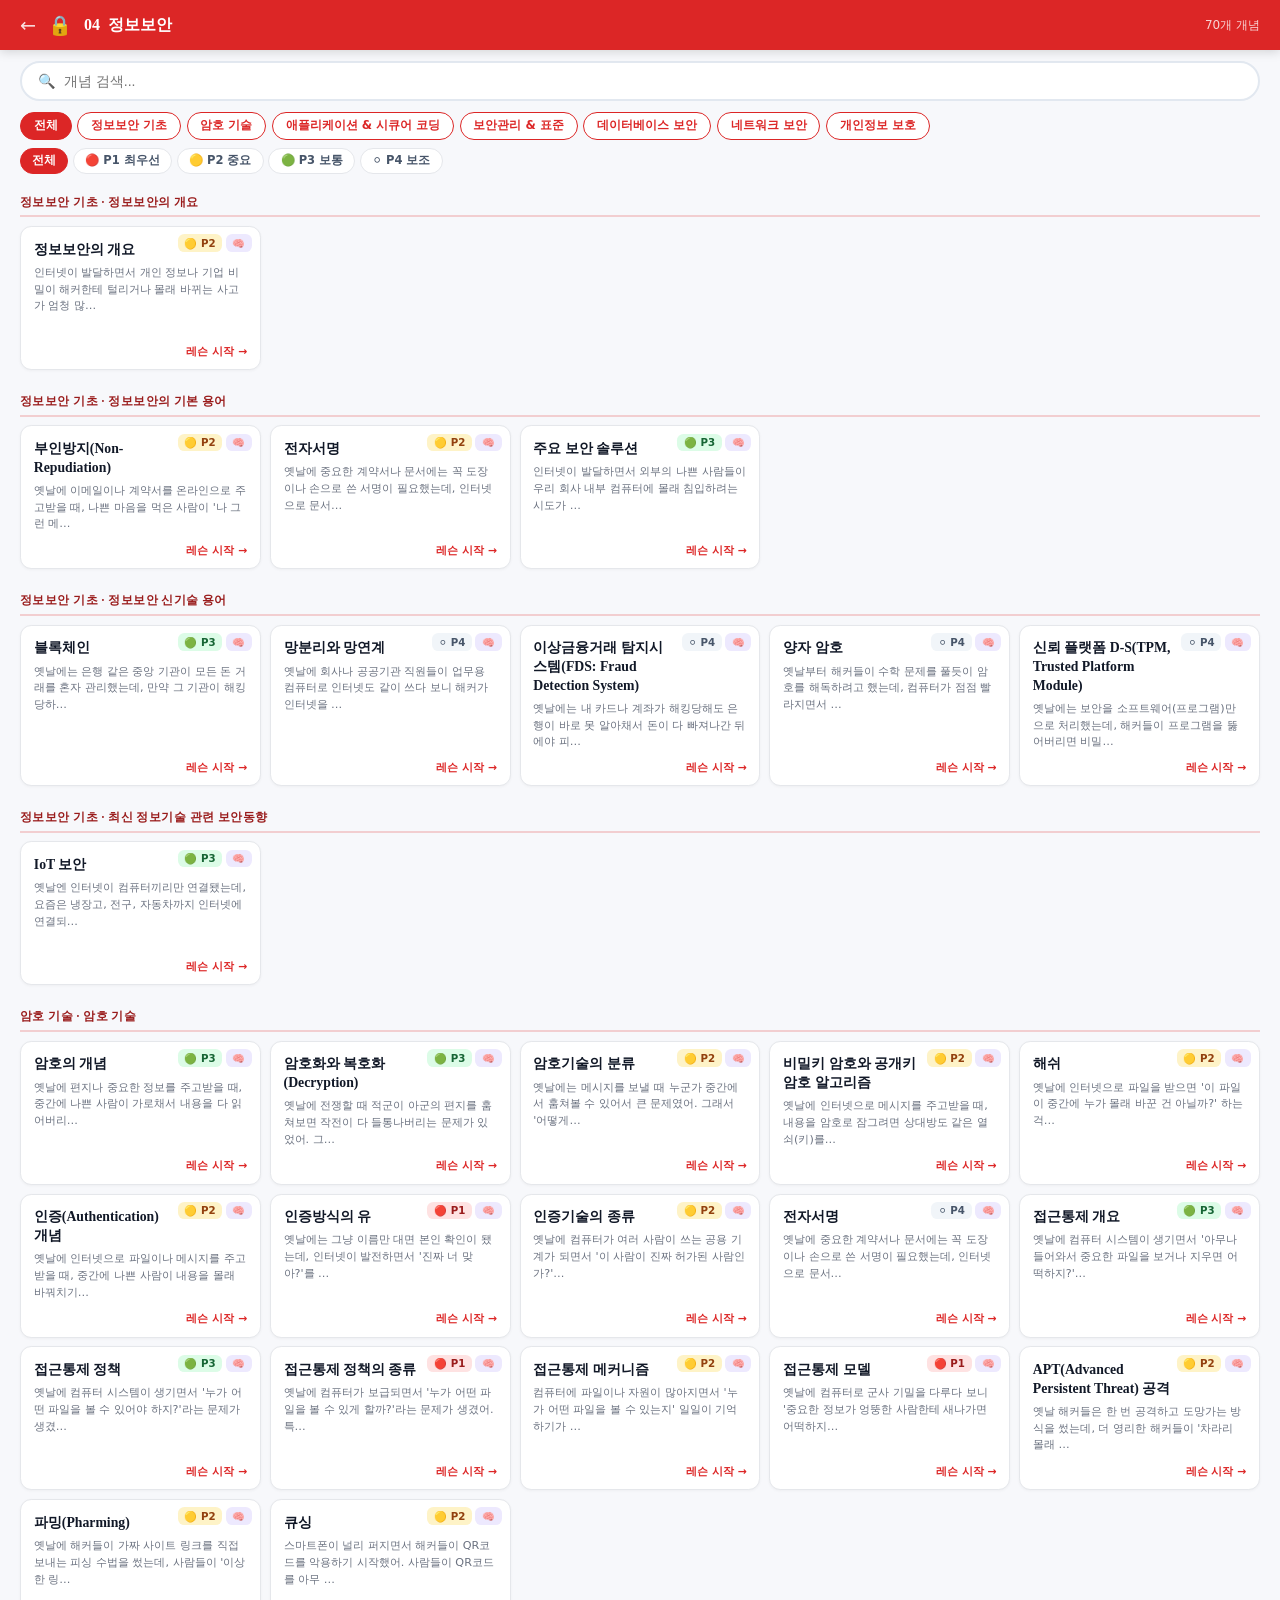
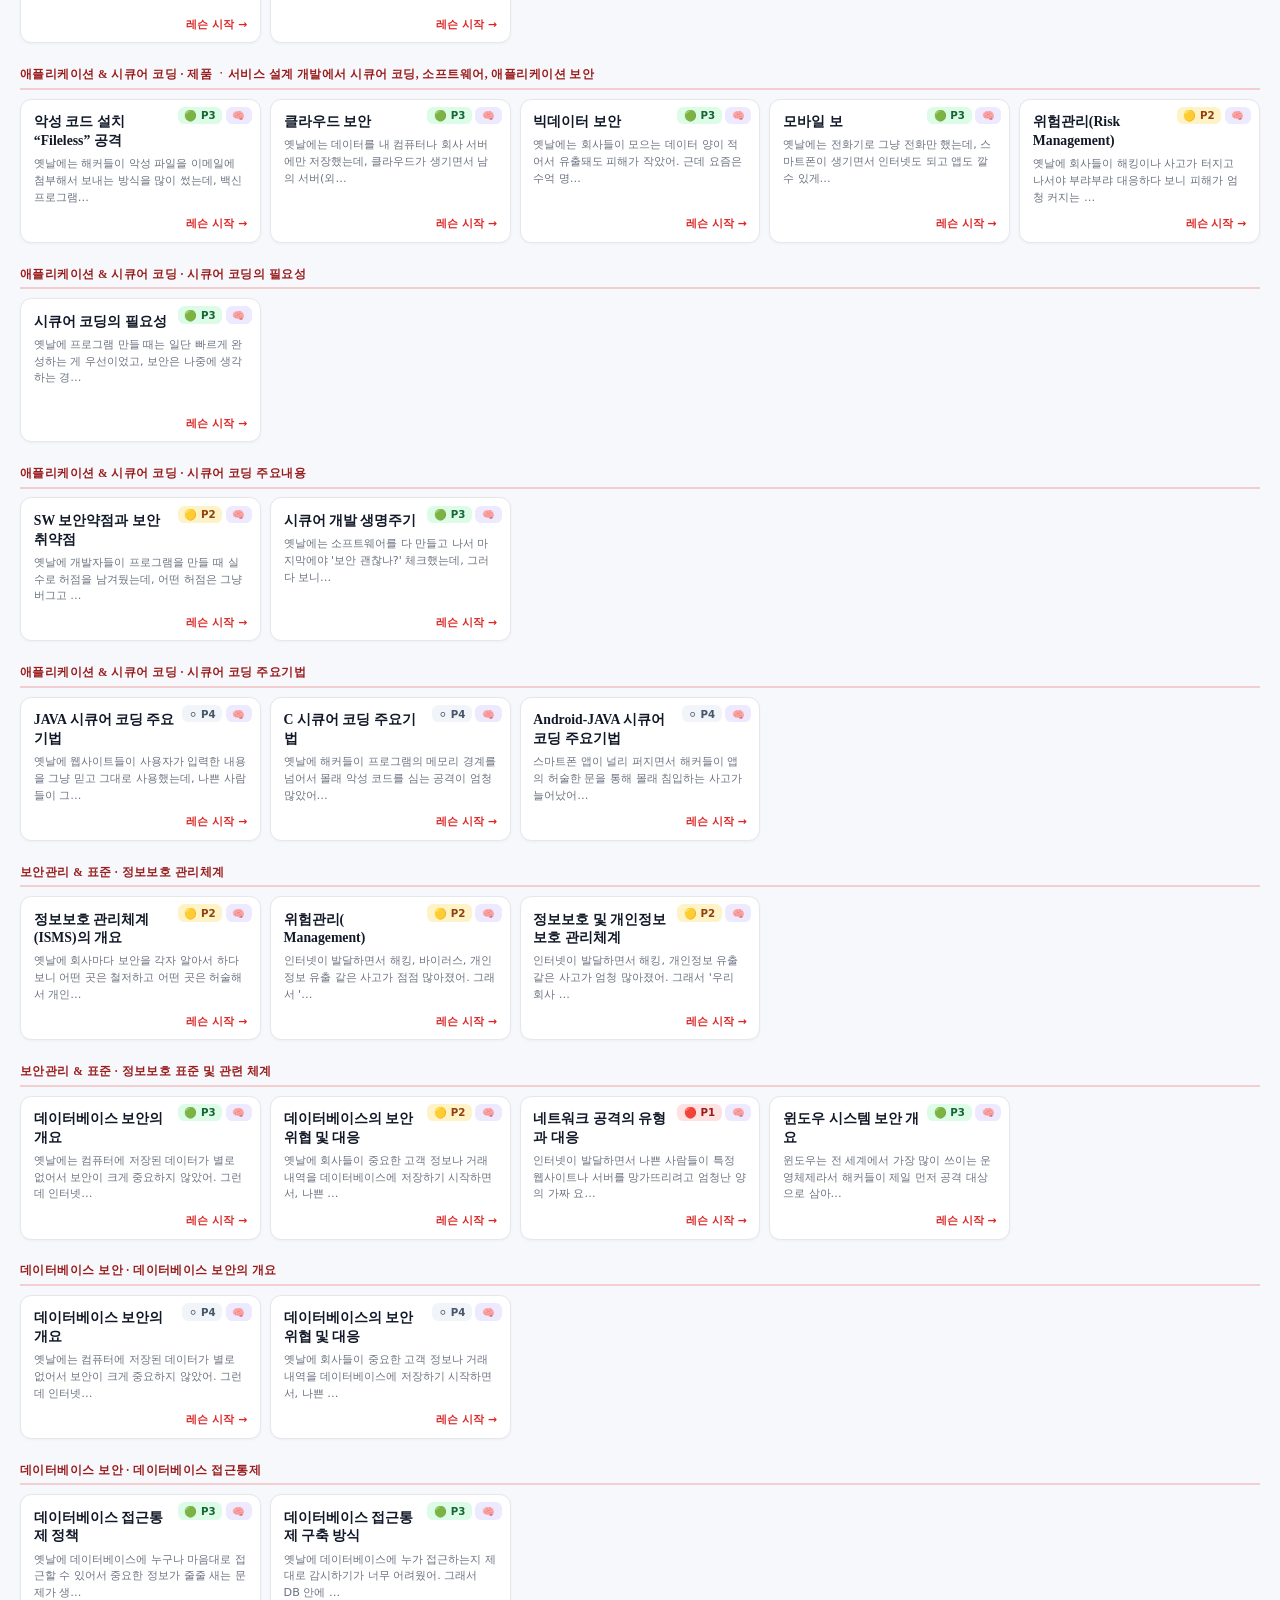
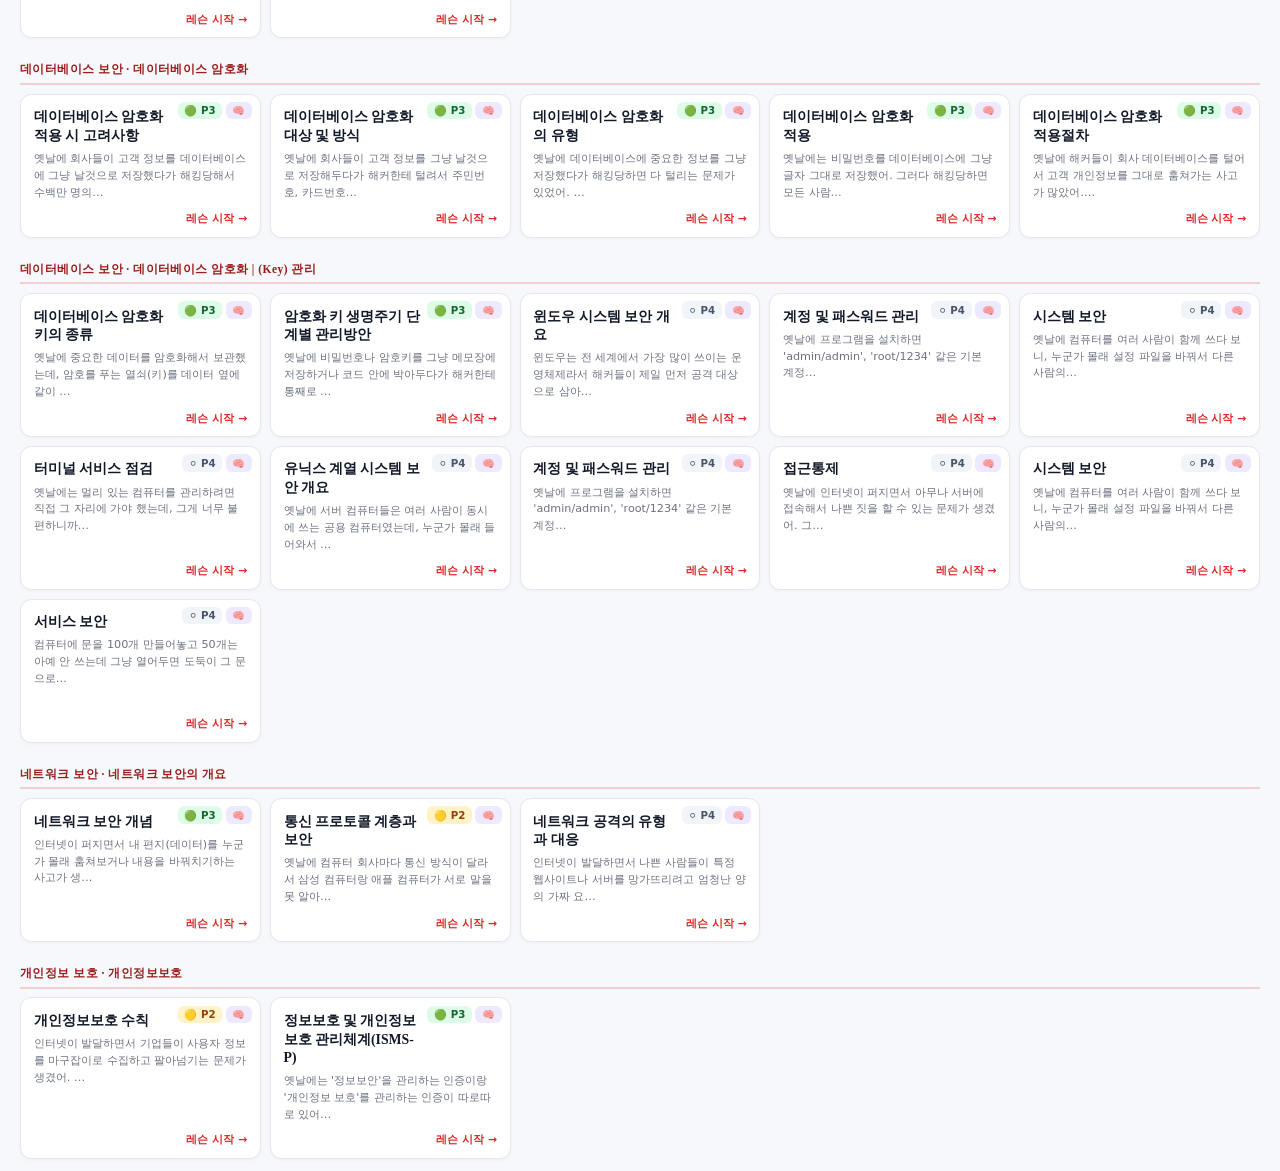
<file: topcit_lesson/04/index.html>
<!DOCTYPE html>
<html lang="ko">
<head>
<meta charset="UTF-8">
<meta name="viewport" content="width=device-width,initial-scale=1,maximum-scale=1,user-scalable=no">
<title>TOPCIT 04 정보보안</title>
<style>
:root{--font-sans:"Apple SD Gothic Neo","Malgun Gothic","Noto Sans KR",system-ui,sans-serif;--font-serif:"NanumMyeongjo","Nanum Myeongjo","Batang","Apple SD Gothic Neo",serif}
*{box-sizing:border-box;margin:0;padding:0}
html,body{overflow-x:hidden}
body{font-family:var(--font-sans);background:#f7f8fb;color:#1f2937;min-height:100vh}

.header{background:#dc2626;color:#fff;padding:.85rem 1.25rem;display:flex;align-items:center;gap:.75rem;position:sticky;top:0;z-index:20;box-shadow:0 2px 10px rgba(0,0,0,.15)}
.header-back{color:#fff;text-decoration:none;font-size:1.2rem;opacity:.85}
.header h1{font-size:1rem;font-weight:800;flex:1;font-family:var(--font-serif)}
.header-cnt{font-size:.75rem;opacity:.8;white-space:nowrap}

.search-wrap{padding:.7rem 1.25rem .3rem}
.search{width:100%;padding:.6rem 1rem;border:2px solid #e2e8f0;border-radius:2rem;font-size:.88rem;outline:none;background:#fff;transition:border .2s}
.search:focus{border-color:#dc2626}

.tabs{display:flex;gap:.35rem;padding:.4rem 1.25rem .3rem;overflow-x:auto;scrollbar-width:none}
.tabs::-webkit-scrollbar{display:none}
.tab{flex-shrink:0;padding:.32rem .8rem;border-radius:2rem;border:1.5px solid #dc2626;background:#fff;color:#dc2626;font-size:.74rem;font-weight:700;cursor:pointer;white-space:nowrap;transition:all .15s;font-family:inherit}
.tab.active,.tab:hover{background:#dc2626;color:#fff}

.prio-bar{display:flex;gap:.3rem;padding:.2rem 1.25rem .6rem;overflow-x:auto;scrollbar-width:none}
.prio-bar::-webkit-scrollbar{display:none}
.pchip{flex-shrink:0;padding:.28rem .7rem;border-radius:2rem;border:1.5px solid #e5e7eb;background:#fff;color:#475569;font-size:.72rem;font-weight:700;cursor:pointer;white-space:nowrap;transition:all .15s;font-family:inherit}
.pchip:hover{border-color:var(--pc,#9ca3af);color:#111827}
.pchip.active{background:var(--pc,#dc2626);border-color:var(--pc,#dc2626);color:#fff}
.pchip[data-prio="all"].active{background:#dc2626;border-color:#dc2626;color:#fff}

.section-group{padding:.3rem 1.25rem .8rem}
.section-group.hidden{display:none}
.section-label{font-size:.72rem;font-weight:800;color:#991b1b;letter-spacing:.04em;padding:.4rem 0 .35rem;border-bottom:2px solid #dc262633;margin-bottom:.55rem;font-family:var(--font-serif)}
.card-grid{display:grid;grid-template-columns:repeat(2,1fr);gap:.55rem}
@media(min-width:540px){.card-grid{grid-template-columns:repeat(3,1fr)}}
@media(min-width:900px){.card-grid{grid-template-columns:repeat(4,1fr)}}
@media(min-width:1200px){.card-grid{grid-template-columns:repeat(5,1fr)}}
.card{background:#fff;border-radius:.7rem;padding:.85rem .8rem .65rem;cursor:pointer;border:1.5px solid #e5e7eb;transition:all .18s;box-shadow:0 1px 3px rgba(0,0,0,.04);position:relative;display:flex;flex-direction:column;gap:.35rem;min-height:9rem}
.card:hover{border-color:#dc2626;box-shadow:0 4px 14px #dc262633;transform:translateY(-2px)}
.card-badges{position:absolute;top:.45rem;right:.5rem;display:flex;gap:.2rem;font-size:.64rem}
.card-badges span{padding:.1rem .42rem;border-radius:.4rem;font-weight:700;line-height:1.4;white-space:nowrap}
.b-prio-1{background:#fee2e2;color:#991b1b}
.b-prio-2{background:#fef3c7;color:#92400e}
.b-prio-3{background:#dcfce7;color:#166534}
.b-prio-4{background:#f1f5f9;color:#475569}
.b-mn{background:#ede9fe;color:#5b21b6}
.card-title{font-size:.86rem;font-weight:700;color:#111827;line-height:1.35;padding-right:4.5rem;font-family:var(--font-serif)}
.card-preview{font-size:.7rem;color:#6b7280;line-height:1.5;flex:1}
.card-cta{font-size:.68rem;color:#dc2626;font-weight:700;text-align:right;margin-top:.25rem}
.card.hidden-card{display:none!important}

/* ───────── 레슨 모드 (풀스크린) ───────── */
.lesson{display:none;position:fixed;inset:0;background:#f7f8fb;z-index:1000;flex-direction:column}
.lesson.show{display:flex}
.l-head{background:#dc2626;color:#fff;padding:.7rem 1rem;display:flex;align-items:center;gap:.7rem;flex-shrink:0}
.l-back{background:none;border:none;color:#fff;font-size:1.3rem;cursor:pointer;padding:0;line-height:1;opacity:.9}
.l-title{flex:1;font-size:.92rem;font-weight:800;font-family:var(--font-serif);line-height:1.3;overflow:hidden;text-overflow:ellipsis;white-space:nowrap}
.l-page-ind{font-size:.78rem;font-weight:700;background:rgba(0,0,0,.18);padding:.18rem .55rem;border-radius:1rem;flex-shrink:0}
.l-progress{height:4px;background:rgba(0,0,0,.15);flex-shrink:0}
.l-progress-bar{height:100%;background:#fff;width:0%;transition:width .3s ease}
.l-body{flex:1;overflow-y:auto;padding:1.2rem 1.25rem 5rem;display:flex;flex-direction:column;gap:1rem;align-items:center}
.l-page{width:100%;max-width:680px;animation:slideIn .25s ease}
@keyframes slideIn{from{opacity:0;transform:translateY(8px)}to{opacity:1;transform:translateY(0)}}

.l-page-title{font-size:1.5rem;font-weight:800;color:#991b1b;margin-bottom:.5rem;font-family:var(--font-serif);line-height:1.3}
.l-page-meta{display:flex;flex-wrap:wrap;gap:.35rem;margin-bottom:.85rem}
.l-page-meta .chip{padding:.18rem .55rem;border-radius:1rem;font-size:.7rem;font-weight:700}
.chip-prio-1{background:#fee2e2;color:#991b1b}
.chip-prio-2{background:#fef3c7;color:#92400e}
.chip-prio-3{background:#dcfce7;color:#166534}
.chip-prio-4{background:#f1f5f9;color:#475569}
.l-page-kw{display:flex;flex-wrap:wrap;gap:.3rem;margin-bottom:1.2rem}
.l-page-kw span{background:#dc262622;color:#991b1b;border:1px solid #dc262655;border-radius:1rem;padding:.18rem .65rem;font-size:.72rem;font-weight:700}

.sec{border-radius:.7rem;padding:1rem 1.1rem;line-height:1.65;margin-bottom:.85rem}
.sec-summary{background:#dc262611;border-left:5px solid #dc2626;font-size:.95rem;color:#111827;font-weight:600}
.sec-bg{background:#fef7ec;border-left:5px solid #d97706}
.sec-expl{background:#eef2ff;border-left:5px solid #4f46e5}
.sec-why{background:#ecfdf5;border-left:5px solid #059669}
.sec-term{background:#faf5ff;border-left:5px solid #7c3aed}
.sec-link{background:#fff7ed;border-left:5px solid #c2410c}
.sec-mn{background:linear-gradient(145deg,#fffef5 0%,#fff7d6 56%,#dc262620 100%);color:#1f2937;font-weight:600;border:1.5px solid #dc262633;border-left:5px solid #dc2626;box-shadow:0 10px 26px #dc262614}
.sec-trap{background:#fff1f2;border:1.5px solid #fda4af;border-left:5px solid #e11d48;color:#881337}
.sec-src{background:#fff;border:1.5px solid #e5e7eb;border-left:5px solid #475569}
.sec-types{background:#f0f9ff;border:1.5px solid #bae6fd;border-left:5px solid #0284c7}
.sec-types .sec-label{color:#075985}
.types-caption{font-size:.8rem;color:#334155;margin-bottom:.6rem;line-height:1.55}
.types-list{display:flex;flex-direction:column;gap:.55rem;counter-reset:tc}
.type-item{display:grid;grid-template-columns:2rem 1fr;gap:.55rem;align-items:start;background:#fff;border:1px solid #e0f2fe;border-radius:.7rem;padding:.7rem .78rem;counter-increment:tc;position:relative}
.type-item::before{content:counter(tc);display:inline-flex;align-items:center;justify-content:center;width:1.7rem;height:1.7rem;border-radius:.5rem;background:#dc262616;color:#991b1b;font-size:.8rem;font-weight:800;line-height:1}
.type-body{min-width:0}
.type-head{display:flex;flex-wrap:wrap;gap:.35rem;align-items:center;margin-bottom:.2rem}
.type-name{font-size:.92rem;font-weight:800;color:#0f172a;font-family:var(--font-serif)}
.type-en{font-size:.72rem;color:#64748b;font-weight:700}
.type-tier{display:inline-flex;align-items:center;padding:.08rem .42rem;border-radius:999px;font-size:.62rem;font-weight:800;letter-spacing:.04em}
.tier-strong{background:#fee2e2;color:#991b1b}
.tier-mid{background:#fef3c7;color:#92400e}
.tier-weak{background:#dcfce7;color:#166534}
.type-note{font-size:.86rem;line-height:1.68;color:#334155;word-break:keep-all}
.types-scale{display:flex;align-items:center;gap:.45rem;margin-top:.65rem;padding:.5rem .7rem;background:rgba(255,255,255,.7);border:1px dashed #bae6fd;border-radius:.6rem;font-size:.72rem;color:#475569;font-weight:700}
.types-scale .scale-arrow{flex:1;height:6px;border-radius:999px;background:linear-gradient(90deg,#16a34a,#d97706,#dc2626)}
.types-scale.reverse .scale-arrow{background:linear-gradient(90deg,#dc2626,#d97706,#16a34a)}
.sec-label{font-size:.7rem;font-weight:800;letter-spacing:.06em;text-transform:uppercase;margin-bottom:.5rem}
.sec-bg .sec-label{color:#92400e}
.sec-expl .sec-label{color:#3730a3}
.sec-why .sec-label{color:#065f46}
.sec-term .sec-label{color:#5b21b6}
.sec-link .sec-label{color:#9a3412}
.sec-mn .sec-label{color:#991b1b}
.sec-trap .sec-label{color:#9f1239}
.sec-summary .sec-label{color:#dc2626}
.sec-src .sec-label{color:#334155}
.sec p{font-size:.92rem;line-height:1.7}
.sec-mn p{font-size:.98rem}
.fact-list{display:flex;flex-direction:column;gap:.65rem}
.fact-item{background:rgba(255,255,255,.85);border:1px solid rgba(0,0,0,.06);border-radius:.85rem;padding:.78rem .85rem}
.fact-term{font-size:.86rem;font-weight:800;color:#111827;margin-bottom:.22rem}
.fact-note{font-size:.9rem;line-height:1.72;color:#374151;word-break:keep-all}
.fact-link-label{display:inline-flex;align-items:center;padding:.12rem .45rem;border-radius:999px;background:#dc262614;color:#991b1b;font-size:.64rem;font-weight:800;letter-spacing:.04em;margin-bottom:.38rem}
.src-list{display:flex;flex-direction:column;gap:.5rem}
.src-link{display:flex;align-items:flex-start;gap:.45rem;text-decoration:none;color:#111827;background:#f9fafb;border:1px solid #e5e7eb;border-radius:.8rem;padding:.72rem .82rem;transition:border-color .15s,transform .15s}
.src-link:hover{border-color:#dc2626;transform:translateY(-1px)}
.src-bullet{flex-shrink:0;color:#dc2626;font-weight:800}
.src-text{font-size:.85rem;line-height:1.55}
.src-host{display:block;font-size:.72rem;color:#6b7280;margin-top:.1rem}
.mn-list{display:flex;flex-direction:column;gap:.55rem}
.mn-line{display:flex;align-items:flex-start;gap:.72rem;background:rgba(255,255,255,.82);border:1px solid #dc262622;border-radius:.9rem;padding:.72rem .8rem .68rem;box-shadow:0 4px 12px rgba(0,0,0,.04)}
.mn-picto{flex-shrink:0;display:inline-flex;align-items:center;justify-content:center;width:1.6rem;height:1.6rem;border-radius:.45rem;background:#dc262616;border:1px solid #dc262626;font-size:.76rem;font-weight:800;line-height:1;color:#991b1b}
.mn-main{display:flex;flex-direction:column;gap:.28rem;min-width:0}
.mn-tag{display:inline-flex;align-items:center;width:fit-content;padding:.12rem .45rem;border-radius:999px;background:#dc262618;color:#991b1b;font-size:.64rem;font-weight:800;letter-spacing:.05em}
.mn-text{font-size:.95rem;line-height:1.76;color:#1f2937;word-break:keep-all}
.mn-text strong{color:#dc2626;font-weight:800}

.ctable{width:100%;border-collapse:collapse;font-size:.82rem;background:#fff;border-radius:.5rem;overflow:hidden;margin-top:.4rem}
.ctable th{background:#dc2626;color:#fff;padding:.55rem .65rem;text-align:left;font-weight:700;font-size:.78rem}
.ctable td{padding:.55rem .65rem;border-top:1px solid #e5e7eb;vertical-align:top;line-height:1.55}
.ctable tr:nth-child(even) td{background:#f9fafb}

.done-page{text-align:center;padding:2.5rem 1rem}
.done-emoji{font-size:4.5rem;margin-bottom:1rem;animation:pop .4s ease}
@keyframes pop{from{transform:scale(0)}80%{transform:scale(1.2)}to{transform:scale(1)}}
.done-title{font-size:1.5rem;font-weight:800;color:#991b1b;margin-bottom:.5rem;font-family:var(--font-serif)}
.done-sub{font-size:.95rem;color:#6b7280;margin-bottom:2rem}
.done-actions{display:flex;flex-direction:column;gap:.6rem;max-width:300px;margin:0 auto}
.done-btn{padding:.85rem 1.4rem;border-radius:.7rem;font-size:.95rem;font-weight:700;cursor:pointer;border:none;font-family:inherit;transition:all .15s}
.done-btn-primary{background:#dc2626;color:#fff}
.done-btn-primary:hover{transform:translateY(-2px);box-shadow:0 4px 14px #dc262655}
.done-btn-sub{background:#fff;color:#dc2626;border:1.5px solid #dc2626}
.done-btn-sub:hover{background:#dc262611}

.l-foot{position:fixed;bottom:0;left:0;right:0;background:#fff;padding:.7rem 1rem;display:flex;gap:.5rem;border-top:1px solid #e5e7eb;z-index:1010}
.l-nav-btn{flex:1;padding:.7rem;border-radius:.55rem;border:1.5px solid #dc2626;background:#fff;color:#dc2626;font-size:.88rem;font-weight:700;cursor:pointer;font-family:inherit;transition:all .15s}
.l-nav-btn:hover:not(:disabled){background:#dc262611}
.l-nav-btn:disabled{opacity:.35;cursor:not-allowed}
.l-nav-btn.primary{background:#dc2626;color:#fff;border-color:#dc2626}
.l-nav-btn.primary:hover:not(:disabled){background:#991b1b;border-color:#991b1b}
</style>
</head>
<body>

<div class="header">
  <a href="../" class="header-back">←</a>
  <span style="font-size:1.2rem">🔒</span>
  <h1>04 &nbsp;정보보안</h1>
  <span class="header-cnt">70개 개념</span>
</div>

<div class="search-wrap">
  <input class="search" type="text" placeholder="🔍  개념 검색..." oninput="applyFilters()">
</div>

<div class="tabs" id="tab-bar"><button class="tab active" onclick="filterTab(this,'all')">전체</button><button class="tab" onclick="filterTab(this,'0')">정보보안 기초</button><button class="tab" onclick="filterTab(this,'1')">암호 기술</button><button class="tab" onclick="filterTab(this,'2')">애플리케이션 &amp; 시큐어 코딩</button><button class="tab" onclick="filterTab(this,'3')">보안관리 &amp; 표준</button><button class="tab" onclick="filterTab(this,'4')">데이터베이스 보안</button><button class="tab" onclick="filterTab(this,'5')">네트워크 보안</button><button class="tab" onclick="filterTab(this,'6')">개인정보 보호</button></div>
<div class="prio-bar"><button class="pchip active" data-prio="all" onclick="filterPrio(this)">전체</button><button class="pchip" data-prio="1" onclick="filterPrio(this)" style="--pc:#dc2626">🔴 P1 최우선</button><button class="pchip" data-prio="2" onclick="filterPrio(this)" style="--pc:#d97706">🟡 P2 중요</button><button class="pchip" data-prio="3" onclick="filterPrio(this)" style="--pc:#16a34a">🟢 P3 보통</button><button class="pchip" data-prio="4" onclick="filterPrio(this)" style="--pc:#9ca3af">⚪ P4 보조</button></div>

<div id="card-content"><div class="section-group" data-chapter="0"><div class="section-label">정보보안 기초 · 정보보안의 개요</div><div class="card-grid"><div class="card" data-prio="2" onclick="startLesson(0)"><div class="card-badges"><span class="b-prio b-prio-2" title="중요">🟡 P2</span><span class="b-mn" title="암기 포인트">🧠</span></div><div class="card-title">정보보안의 개요</div><div class="card-preview">인터넷이 발달하면서 개인 정보나 기업 비밀이 해커한테 털리거나 몰래 바뀌는 사고가 엄청 많…</div><div class="card-cta">레슨 시작 →</div></div></div></div><div class="section-group" data-chapter="0"><div class="section-label">정보보안 기초 · 정보보안의 기본 용어</div><div class="card-grid"><div class="card" data-prio="2" onclick="startLesson(1)"><div class="card-badges"><span class="b-prio b-prio-2" title="중요">🟡 P2</span><span class="b-mn" title="암기 포인트">🧠</span></div><div class="card-title">부인방지(Non-Repudiation)</div><div class="card-preview">옛날에 이메일이나 계약서를 온라인으로 주고받을 때, 나쁜 마음을 먹은 사람이 &#x27;나 그런 메…</div><div class="card-cta">레슨 시작 →</div></div><div class="card" data-prio="2" onclick="startLesson(2)"><div class="card-badges"><span class="b-prio b-prio-2" title="중요">🟡 P2</span><span class="b-mn" title="암기 포인트">🧠</span></div><div class="card-title">전자서명</div><div class="card-preview">옛날에 중요한 계약서나 문서에는 꼭 도장이나 손으로 쓴 서명이 필요했는데, 인터넷으로 문서…</div><div class="card-cta">레슨 시작 →</div></div><div class="card" data-prio="3" onclick="startLesson(3)"><div class="card-badges"><span class="b-prio b-prio-3" title="보통">🟢 P3</span><span class="b-mn" title="암기 포인트">🧠</span></div><div class="card-title">주요 보안 솔루션</div><div class="card-preview">인터넷이 발달하면서 외부의 나쁜 사람들이 우리 회사 내부 컴퓨터에 몰래 침입하려는 시도가 …</div><div class="card-cta">레슨 시작 →</div></div></div></div><div class="section-group" data-chapter="0"><div class="section-label">정보보안 기초 · 정보보안 신기술 용어</div><div class="card-grid"><div class="card" data-prio="3" onclick="startLesson(4)"><div class="card-badges"><span class="b-prio b-prio-3" title="보통">🟢 P3</span><span class="b-mn" title="암기 포인트">🧠</span></div><div class="card-title">블록체인</div><div class="card-preview">옛날에는 은행 같은 중앙 기관이 모든 돈 거래를 혼자 관리했는데, 만약 그 기관이 해킹당하…</div><div class="card-cta">레슨 시작 →</div></div><div class="card" data-prio="4" onclick="startLesson(5)"><div class="card-badges"><span class="b-prio b-prio-4" title="보조">⚪ P4</span><span class="b-mn" title="암기 포인트">🧠</span></div><div class="card-title">망분리와 망연계</div><div class="card-preview">옛날에 회사나 공공기관 직원들이 업무용 컴퓨터로 인터넷도 같이 쓰다 보니 해커가 인터넷을 …</div><div class="card-cta">레슨 시작 →</div></div><div class="card" data-prio="4" onclick="startLesson(6)"><div class="card-badges"><span class="b-prio b-prio-4" title="보조">⚪ P4</span><span class="b-mn" title="암기 포인트">🧠</span></div><div class="card-title">이상금융거래 탐지시스템(FDS: Fraud Detection System)</div><div class="card-preview">옛날에는 내 카드나 계좌가 해킹당해도 은행이 바로 못 알아채서 돈이 다 빠져나간 뒤에야 피…</div><div class="card-cta">레슨 시작 →</div></div><div class="card" data-prio="4" onclick="startLesson(7)"><div class="card-badges"><span class="b-prio b-prio-4" title="보조">⚪ P4</span><span class="b-mn" title="암기 포인트">🧠</span></div><div class="card-title">양자 암호</div><div class="card-preview">옛날부터 해커들이 수학 문제를 풀듯이 암호를 해독하려고 했는데, 컴퓨터가 점점 빨라지면서 …</div><div class="card-cta">레슨 시작 →</div></div><div class="card" data-prio="4" onclick="startLesson(8)"><div class="card-badges"><span class="b-prio b-prio-4" title="보조">⚪ P4</span><span class="b-mn" title="암기 포인트">🧠</span></div><div class="card-title">신뢰 플랫폼 D-S(TPM, Trusted Platform Module)</div><div class="card-preview">옛날에는 보안을 소프트웨어(프로그램)만으로 처리했는데, 해커들이 프로그램을 뚫어버리면 비밀…</div><div class="card-cta">레슨 시작 →</div></div></div></div><div class="section-group" data-chapter="0"><div class="section-label">정보보안 기초 · 최신 정보기술 관련 보안동향</div><div class="card-grid"><div class="card" data-prio="3" onclick="startLesson(9)"><div class="card-badges"><span class="b-prio b-prio-3" title="보통">🟢 P3</span><span class="b-mn" title="암기 포인트">🧠</span></div><div class="card-title">IoT 보안</div><div class="card-preview">옛날엔 인터넷이 컴퓨터끼리만 연결됐는데, 요즘은 냉장고, 전구, 자동차까지 인터넷에 연결되…</div><div class="card-cta">레슨 시작 →</div></div></div></div><div class="section-group" data-chapter="1"><div class="section-label">암호 기술 · 암호 기술</div><div class="card-grid"><div class="card" data-prio="3" onclick="startLesson(10)"><div class="card-badges"><span class="b-prio b-prio-3" title="보통">🟢 P3</span><span class="b-mn" title="암기 포인트">🧠</span></div><div class="card-title">암호의 개념</div><div class="card-preview">옛날에 편지나 중요한 정보를 주고받을 때, 중간에 나쁜 사람이 가로채서 내용을 다 읽어버리…</div><div class="card-cta">레슨 시작 →</div></div><div class="card" data-prio="3" onclick="startLesson(11)"><div class="card-badges"><span class="b-prio b-prio-3" title="보통">🟢 P3</span><span class="b-mn" title="암기 포인트">🧠</span></div><div class="card-title">암호화와 복호화(Decryption)</div><div class="card-preview">옛날에 전쟁할 때 적군이 아군의 편지를 훔쳐보면 작전이 다 들통나버리는 문제가 있었어. 그…</div><div class="card-cta">레슨 시작 →</div></div><div class="card" data-prio="2" onclick="startLesson(12)"><div class="card-badges"><span class="b-prio b-prio-2" title="중요">🟡 P2</span><span class="b-mn" title="암기 포인트">🧠</span></div><div class="card-title">암호기술의 분류</div><div class="card-preview">옛날에는 메시지를 보낼 때 누군가 중간에서 훔쳐볼 수 있어서 큰 문제였어. 그래서 &#x27;어떻게…</div><div class="card-cta">레슨 시작 →</div></div><div class="card" data-prio="2" onclick="startLesson(13)"><div class="card-badges"><span class="b-prio b-prio-2" title="중요">🟡 P2</span><span class="b-mn" title="암기 포인트">🧠</span></div><div class="card-title">비밀키 암호와 공개키 암호 알고리즘</div><div class="card-preview">옛날에 인터넷으로 메시지를 주고받을 때, 내용을 암호로 잠그려면 상대방도 같은 열쇠(키)를…</div><div class="card-cta">레슨 시작 →</div></div><div class="card" data-prio="2" onclick="startLesson(14)"><div class="card-badges"><span class="b-prio b-prio-2" title="중요">🟡 P2</span><span class="b-mn" title="암기 포인트">🧠</span></div><div class="card-title">해쉬</div><div class="card-preview">옛날에 인터넷으로 파일을 받으면 &#x27;이 파일이 중간에 누가 몰래 바꾼 건 아닐까?&#x27; 하는 걱…</div><div class="card-cta">레슨 시작 →</div></div><div class="card" data-prio="2" onclick="startLesson(15)"><div class="card-badges"><span class="b-prio b-prio-2" title="중요">🟡 P2</span><span class="b-mn" title="암기 포인트">🧠</span></div><div class="card-title">인증(Authentication) 개념</div><div class="card-preview">옛날에 인터넷으로 파일이나 메시지를 주고받을 때, 중간에 나쁜 사람이 내용을 몰래 바꿔치기…</div><div class="card-cta">레슨 시작 →</div></div><div class="card" data-prio="1" onclick="startLesson(16)"><div class="card-badges"><span class="b-prio b-prio-1" title="최우선">🔴 P1</span><span class="b-mn" title="암기 포인트">🧠</span></div><div class="card-title">인증방식의 유</div><div class="card-preview">옛날에는 그냥 이름만 대면 본인 확인이 됐는데, 인터넷이 발전하면서 &#x27;진짜 너 맞아?&#x27;를 …</div><div class="card-cta">레슨 시작 →</div></div><div class="card" data-prio="2" onclick="startLesson(17)"><div class="card-badges"><span class="b-prio b-prio-2" title="중요">🟡 P2</span><span class="b-mn" title="암기 포인트">🧠</span></div><div class="card-title">인증기술의 종류</div><div class="card-preview">옛날에 컴퓨터가 여러 사람이 쓰는 공용 기계가 되면서 &#x27;이 사람이 진짜 허가된 사람인가?&#x27;…</div><div class="card-cta">레슨 시작 →</div></div><div class="card" data-prio="4" onclick="startLesson(18)"><div class="card-badges"><span class="b-prio b-prio-4" title="보조">⚪ P4</span><span class="b-mn" title="암기 포인트">🧠</span></div><div class="card-title">전자서명</div><div class="card-preview">옛날에 중요한 계약서나 문서에는 꼭 도장이나 손으로 쓴 서명이 필요했는데, 인터넷으로 문서…</div><div class="card-cta">레슨 시작 →</div></div><div class="card" data-prio="3" onclick="startLesson(19)"><div class="card-badges"><span class="b-prio b-prio-3" title="보통">🟢 P3</span><span class="b-mn" title="암기 포인트">🧠</span></div><div class="card-title">접근통제 개요</div><div class="card-preview">옛날에 컴퓨터 시스템이 생기면서 &#x27;아무나 들어와서 중요한 파일을 보거나 지우면 어떡하지?&#x27;…</div><div class="card-cta">레슨 시작 →</div></div><div class="card" data-prio="3" onclick="startLesson(20)"><div class="card-badges"><span class="b-prio b-prio-3" title="보통">🟢 P3</span><span class="b-mn" title="암기 포인트">🧠</span></div><div class="card-title">접근통제 정책</div><div class="card-preview">옛날에 컴퓨터 시스템이 생기면서 &#x27;누가 어떤 파일을 볼 수 있어야 하지?&#x27;라는 문제가 생겼…</div><div class="card-cta">레슨 시작 →</div></div><div class="card" data-prio="1" onclick="startLesson(21)"><div class="card-badges"><span class="b-prio b-prio-1" title="최우선">🔴 P1</span><span class="b-mn" title="암기 포인트">🧠</span></div><div class="card-title">접근통제 정책의 종류</div><div class="card-preview">옛날에 컴퓨터가 보급되면서 &#x27;누가 어떤 파일을 볼 수 있게 할까?&#x27;라는 문제가 생겼어. 특…</div><div class="card-cta">레슨 시작 →</div></div><div class="card" data-prio="2" onclick="startLesson(22)"><div class="card-badges"><span class="b-prio b-prio-2" title="중요">🟡 P2</span><span class="b-mn" title="암기 포인트">🧠</span></div><div class="card-title">접근통제 메커니즘</div><div class="card-preview">컴퓨터에 파일이나 자원이 많아지면서 &#x27;누가 어떤 파일을 볼 수 있는지&#x27; 일일이 기억하기가 …</div><div class="card-cta">레슨 시작 →</div></div><div class="card" data-prio="1" onclick="startLesson(23)"><div class="card-badges"><span class="b-prio b-prio-1" title="최우선">🔴 P1</span><span class="b-mn" title="암기 포인트">🧠</span></div><div class="card-title">접근통제 모델</div><div class="card-preview">옛날에 컴퓨터로 군사 기밀을 다루다 보니 &#x27;중요한 정보가 엉뚱한 사람한테 새나가면 어떡하지…</div><div class="card-cta">레슨 시작 →</div></div><div class="card" data-prio="2" onclick="startLesson(24)"><div class="card-badges"><span class="b-prio b-prio-2" title="중요">🟡 P2</span><span class="b-mn" title="암기 포인트">🧠</span></div><div class="card-title">APT(Advanced Persistent Threat) 공격</div><div class="card-preview">옛날 해커들은 한 번 공격하고 도망가는 방식을 썼는데, 더 영리한 해커들이 &#x27;차라리 몰래 …</div><div class="card-cta">레슨 시작 →</div></div><div class="card" data-prio="2" onclick="startLesson(25)"><div class="card-badges"><span class="b-prio b-prio-2" title="중요">🟡 P2</span><span class="b-mn" title="암기 포인트">🧠</span></div><div class="card-title">파밍(Pharming)</div><div class="card-preview">옛날에 해커들이 가짜 사이트 링크를 직접 보내는 피싱 수법을 썼는데, 사람들이 &#x27;이상한 링…</div><div class="card-cta">레슨 시작 →</div></div><div class="card" data-prio="2" onclick="startLesson(26)"><div class="card-badges"><span class="b-prio b-prio-2" title="중요">🟡 P2</span><span class="b-mn" title="암기 포인트">🧠</span></div><div class="card-title">큐싱</div><div class="card-preview">스마트폰이 널리 퍼지면서 해커들이 QR코드를 악용하기 시작했어. 사람들이 QR코드를 아무 …</div><div class="card-cta">레슨 시작 →</div></div></div></div><div class="section-group" data-chapter="2"><div class="section-label">애플리케이션 &amp; 시큐어 코딩 · 제품 ㆍ서비스 설계 개발에서 시큐어 코딩, 소프트웨어, 애플리케이션 보안</div><div class="card-grid"><div class="card" data-prio="3" onclick="startLesson(27)"><div class="card-badges"><span class="b-prio b-prio-3" title="보통">🟢 P3</span><span class="b-mn" title="암기 포인트">🧠</span></div><div class="card-title">악성 코드 설치 “Fileless” 공격</div><div class="card-preview">옛날에는 해커들이 악성 파일을 이메일에 첨부해서 보내는 방식을 많이 썼는데, 백신 프로그램…</div><div class="card-cta">레슨 시작 →</div></div><div class="card" data-prio="3" onclick="startLesson(28)"><div class="card-badges"><span class="b-prio b-prio-3" title="보통">🟢 P3</span><span class="b-mn" title="암기 포인트">🧠</span></div><div class="card-title">클라우드 보안</div><div class="card-preview">옛날에는 데이터를 내 컴퓨터나 회사 서버에만 저장했는데, 클라우드가 생기면서 남의 서버(외…</div><div class="card-cta">레슨 시작 →</div></div><div class="card" data-prio="3" onclick="startLesson(29)"><div class="card-badges"><span class="b-prio b-prio-3" title="보통">🟢 P3</span><span class="b-mn" title="암기 포인트">🧠</span></div><div class="card-title">빅데이터 보안</div><div class="card-preview">옛날에는 회사들이 모으는 데이터 양이 적어서 유출돼도 피해가 작았어. 근데 요즘은 수억 명…</div><div class="card-cta">레슨 시작 →</div></div><div class="card" data-prio="3" onclick="startLesson(30)"><div class="card-badges"><span class="b-prio b-prio-3" title="보통">🟢 P3</span><span class="b-mn" title="암기 포인트">🧠</span></div><div class="card-title">모바일 보</div><div class="card-preview">옛날에는 전화기로 그냥 전화만 했는데, 스마트폰이 생기면서 인터넷도 되고 앱도 깔 수 있게…</div><div class="card-cta">레슨 시작 →</div></div><div class="card" data-prio="2" onclick="startLesson(31)"><div class="card-badges"><span class="b-prio b-prio-2" title="중요">🟡 P2</span><span class="b-mn" title="암기 포인트">🧠</span></div><div class="card-title">위험관리(Risk Management)</div><div class="card-preview">옛날에 회사들이 해킹이나 사고가 터지고 나서야 부랴부랴 대응하다 보니 피해가 엄청 커지는 …</div><div class="card-cta">레슨 시작 →</div></div></div></div><div class="section-group" data-chapter="2"><div class="section-label">애플리케이션 &amp; 시큐어 코딩 · 시큐어 코딩의 필요성</div><div class="card-grid"><div class="card" data-prio="3" onclick="startLesson(32)"><div class="card-badges"><span class="b-prio b-prio-3" title="보통">🟢 P3</span><span class="b-mn" title="암기 포인트">🧠</span></div><div class="card-title">시큐어 코딩의 필요성</div><div class="card-preview">옛날에 프로그램 만들 때는 일단 빠르게 완성하는 게 우선이었고, 보안은 나중에 생각하는 경…</div><div class="card-cta">레슨 시작 →</div></div></div></div><div class="section-group" data-chapter="2"><div class="section-label">애플리케이션 &amp; 시큐어 코딩 · 시큐어 코딩 주요내용</div><div class="card-grid"><div class="card" data-prio="2" onclick="startLesson(33)"><div class="card-badges"><span class="b-prio b-prio-2" title="중요">🟡 P2</span><span class="b-mn" title="암기 포인트">🧠</span></div><div class="card-title">SW 보안약점과 보안 취약점</div><div class="card-preview">옛날에 개발자들이 프로그램을 만들 때 실수로 허점을 남겨뒀는데, 어떤 허점은 그냥 버그고 …</div><div class="card-cta">레슨 시작 →</div></div><div class="card" data-prio="3" onclick="startLesson(34)"><div class="card-badges"><span class="b-prio b-prio-3" title="보통">🟢 P3</span><span class="b-mn" title="암기 포인트">🧠</span></div><div class="card-title">시큐어 개발 생명주기</div><div class="card-preview">옛날에는 소프트웨어를 다 만들고 나서 마지막에야 &#x27;보안 괜찮나?&#x27; 체크했는데, 그러다 보니…</div><div class="card-cta">레슨 시작 →</div></div></div></div><div class="section-group" data-chapter="2"><div class="section-label">애플리케이션 &amp; 시큐어 코딩 · 시큐어 코딩 주요기법</div><div class="card-grid"><div class="card" data-prio="4" onclick="startLesson(35)"><div class="card-badges"><span class="b-prio b-prio-4" title="보조">⚪ P4</span><span class="b-mn" title="암기 포인트">🧠</span></div><div class="card-title">JAVA 시큐어 코딩 주요기법</div><div class="card-preview">옛날에 웹사이트들이 사용자가 입력한 내용을 그냥 믿고 그대로 사용했는데, 나쁜 사람들이 그…</div><div class="card-cta">레슨 시작 →</div></div><div class="card" data-prio="4" onclick="startLesson(36)"><div class="card-badges"><span class="b-prio b-prio-4" title="보조">⚪ P4</span><span class="b-mn" title="암기 포인트">🧠</span></div><div class="card-title">C 시큐어 코딩 주요기법</div><div class="card-preview">옛날에 해커들이 프로그램의 메모리 경계를 넘어서 몰래 악성 코드를 심는 공격이 엄청 많았어…</div><div class="card-cta">레슨 시작 →</div></div><div class="card" data-prio="4" onclick="startLesson(37)"><div class="card-badges"><span class="b-prio b-prio-4" title="보조">⚪ P4</span><span class="b-mn" title="암기 포인트">🧠</span></div><div class="card-title">Android-JAVA 시큐어 코딩 주요기법</div><div class="card-preview">스마트폰 앱이 널리 퍼지면서 해커들이 앱의 허술한 문을 통해 몰래 침입하는 사고가 늘어났어…</div><div class="card-cta">레슨 시작 →</div></div></div></div><div class="section-group" data-chapter="3"><div class="section-label">보안관리 &amp; 표준 · 정보보호 관리체계</div><div class="card-grid"><div class="card" data-prio="2" onclick="startLesson(38)"><div class="card-badges"><span class="b-prio b-prio-2" title="중요">🟡 P2</span><span class="b-mn" title="암기 포인트">🧠</span></div><div class="card-title">정보보호 관리체계(ISMS)의 개요</div><div class="card-preview">옛날에 회사마다 보안을 각자 알아서 하다 보니 어떤 곳은 철저하고 어떤 곳은 허술해서 개인…</div><div class="card-cta">레슨 시작 →</div></div><div class="card" data-prio="2" onclick="startLesson(39)"><div class="card-badges"><span class="b-prio b-prio-2" title="중요">🟡 P2</span><span class="b-mn" title="암기 포인트">🧠</span></div><div class="card-title">위험관리( Management)</div><div class="card-preview">인터넷이 발달하면서 해킹, 바이러스, 개인정보 유출 같은 사고가 점점 많아졌어. 그래서 &#x27;…</div><div class="card-cta">레슨 시작 →</div></div><div class="card" data-prio="2" onclick="startLesson(40)"><div class="card-badges"><span class="b-prio b-prio-2" title="중요">🟡 P2</span><span class="b-mn" title="암기 포인트">🧠</span></div><div class="card-title">정보보호 및 개인정보보호 관리체계</div><div class="card-preview">인터넷이 발달하면서 해킹, 개인정보 유출 같은 사고가 엄청 많아졌어. 그래서 &#x27;우리 회사 …</div><div class="card-cta">레슨 시작 →</div></div></div></div><div class="section-group" data-chapter="3"><div class="section-label">보안관리 &amp; 표준 · 정보보호 표준 및 관련 체계</div><div class="card-grid"><div class="card" data-prio="3" onclick="startLesson(41)"><div class="card-badges"><span class="b-prio b-prio-3" title="보통">🟢 P3</span><span class="b-mn" title="암기 포인트">🧠</span></div><div class="card-title">데이터베이스 보안의 개요</div><div class="card-preview">옛날에는 컴퓨터에 저장된 데이터가 별로 없어서 보안이 크게 중요하지 않았어. 그런데 인터넷…</div><div class="card-cta">레슨 시작 →</div></div><div class="card" data-prio="2" onclick="startLesson(42)"><div class="card-badges"><span class="b-prio b-prio-2" title="중요">🟡 P2</span><span class="b-mn" title="암기 포인트">🧠</span></div><div class="card-title">데이터베이스의 보안 위협 및 대응</div><div class="card-preview">옛날에 회사들이 중요한 고객 정보나 거래 내역을 데이터베이스에 저장하기 시작하면서, 나쁜 …</div><div class="card-cta">레슨 시작 →</div></div><div class="card" data-prio="1" onclick="startLesson(43)"><div class="card-badges"><span class="b-prio b-prio-1" title="최우선">🔴 P1</span><span class="b-mn" title="암기 포인트">🧠</span></div><div class="card-title">네트워크 공격의 유형과 대응</div><div class="card-preview">인터넷이 발달하면서 나쁜 사람들이 특정 웹사이트나 서버를 망가뜨리려고 엄청난 양의 가짜 요…</div><div class="card-cta">레슨 시작 →</div></div><div class="card" data-prio="3" onclick="startLesson(44)"><div class="card-badges"><span class="b-prio b-prio-3" title="보통">🟢 P3</span><span class="b-mn" title="암기 포인트">🧠</span></div><div class="card-title">윈도우 시스템 보안 개요</div><div class="card-preview">윈도우는 전 세계에서 가장 많이 쓰이는 운영체제라서 해커들이 제일 먼저 공격 대상으로 삼아…</div><div class="card-cta">레슨 시작 →</div></div></div></div><div class="section-group" data-chapter="4"><div class="section-label">데이터베이스 보안 · 데이터베이스 보안의 개요</div><div class="card-grid"><div class="card" data-prio="4" onclick="startLesson(45)"><div class="card-badges"><span class="b-prio b-prio-4" title="보조">⚪ P4</span><span class="b-mn" title="암기 포인트">🧠</span></div><div class="card-title">데이터베이스 보안의 개요</div><div class="card-preview">옛날에는 컴퓨터에 저장된 데이터가 별로 없어서 보안이 크게 중요하지 않았어. 그런데 인터넷…</div><div class="card-cta">레슨 시작 →</div></div><div class="card" data-prio="4" onclick="startLesson(46)"><div class="card-badges"><span class="b-prio b-prio-4" title="보조">⚪ P4</span><span class="b-mn" title="암기 포인트">🧠</span></div><div class="card-title">데이터베이스의 보안 위협 및 대응</div><div class="card-preview">옛날에 회사들이 중요한 고객 정보나 거래 내역을 데이터베이스에 저장하기 시작하면서, 나쁜 …</div><div class="card-cta">레슨 시작 →</div></div></div></div><div class="section-group" data-chapter="4"><div class="section-label">데이터베이스 보안 · 데이터베이스 접근통제</div><div class="card-grid"><div class="card" data-prio="3" onclick="startLesson(47)"><div class="card-badges"><span class="b-prio b-prio-3" title="보통">🟢 P3</span><span class="b-mn" title="암기 포인트">🧠</span></div><div class="card-title">데이터베이스 접근통제 정책</div><div class="card-preview">옛날에 데이터베이스에 누구나 마음대로 접근할 수 있어서 중요한 정보가 줄줄 새는 문제가 생…</div><div class="card-cta">레슨 시작 →</div></div><div class="card" data-prio="3" onclick="startLesson(48)"><div class="card-badges"><span class="b-prio b-prio-3" title="보통">🟢 P3</span><span class="b-mn" title="암기 포인트">🧠</span></div><div class="card-title">데이터베이스 접근통제 구축 방식</div><div class="card-preview">옛날에 데이터베이스에 누가 접근하는지 제대로 감시하기가 너무 어려웠어. 그래서 DB 안에 …</div><div class="card-cta">레슨 시작 →</div></div></div></div><div class="section-group" data-chapter="4"><div class="section-label">데이터베이스 보안 · 데이터베이스 암호화</div><div class="card-grid"><div class="card" data-prio="3" onclick="startLesson(49)"><div class="card-badges"><span class="b-prio b-prio-3" title="보통">🟢 P3</span><span class="b-mn" title="암기 포인트">🧠</span></div><div class="card-title">데이터베이스 암호화 적용 시 고려사항</div><div class="card-preview">옛날에 회사들이 고객 정보를 데이터베이스에 그냥 날것으로 저장했다가 해킹당해서 수백만 명의…</div><div class="card-cta">레슨 시작 →</div></div><div class="card" data-prio="3" onclick="startLesson(50)"><div class="card-badges"><span class="b-prio b-prio-3" title="보통">🟢 P3</span><span class="b-mn" title="암기 포인트">🧠</span></div><div class="card-title">데이터베이스 암호화 대상 및 방식</div><div class="card-preview">옛날에 회사들이 고객 정보를 그냥 날것으로 저장해두다가 해커한테 털려서 주민번호, 카드번호…</div><div class="card-cta">레슨 시작 →</div></div><div class="card" data-prio="3" onclick="startLesson(51)"><div class="card-badges"><span class="b-prio b-prio-3" title="보통">🟢 P3</span><span class="b-mn" title="암기 포인트">🧠</span></div><div class="card-title">데이터베이스 암호화의 유형</div><div class="card-preview">옛날에 데이터베이스에 중요한 정보를 그냥 저장했다가 해킹당하면 다 털리는 문제가 있었어. …</div><div class="card-cta">레슨 시작 →</div></div><div class="card" data-prio="3" onclick="startLesson(52)"><div class="card-badges"><span class="b-prio b-prio-3" title="보통">🟢 P3</span><span class="b-mn" title="암기 포인트">🧠</span></div><div class="card-title">데이터베이스 암호화 적용</div><div class="card-preview">옛날에는 비밀번호를 데이터베이스에 그냥 글자 그대로 저장했어. 그러다 해킹당하면 모든 사람…</div><div class="card-cta">레슨 시작 →</div></div><div class="card" data-prio="3" onclick="startLesson(53)"><div class="card-badges"><span class="b-prio b-prio-3" title="보통">🟢 P3</span><span class="b-mn" title="암기 포인트">🧠</span></div><div class="card-title">데이터베이스 암호화 적용절차</div><div class="card-preview">옛날에 해커들이 회사 데이터베이스를 털어서 고객 개인정보를 그대로 훔쳐가는 사고가 많았어.…</div><div class="card-cta">레슨 시작 →</div></div></div></div><div class="section-group" data-chapter="4"><div class="section-label">데이터베이스 보안 · 데이터베이스 암호화 | (Key) 관리</div><div class="card-grid"><div class="card" data-prio="3" onclick="startLesson(54)"><div class="card-badges"><span class="b-prio b-prio-3" title="보통">🟢 P3</span><span class="b-mn" title="암기 포인트">🧠</span></div><div class="card-title">데이터베이스 암호화 키의 종류</div><div class="card-preview">옛날에 중요한 데이터를 암호화해서 보관했는데, 암호를 푸는 열쇠(키)를 데이터 옆에 같이 …</div><div class="card-cta">레슨 시작 →</div></div><div class="card" data-prio="3" onclick="startLesson(55)"><div class="card-badges"><span class="b-prio b-prio-3" title="보통">🟢 P3</span><span class="b-mn" title="암기 포인트">🧠</span></div><div class="card-title">암호화 키 생명주기 단계별 관리방안</div><div class="card-preview">옛날에 비밀번호나 암호키를 그냥 메모장에 저장하거나 코드 안에 박아두다가 해커한테 통째로 …</div><div class="card-cta">레슨 시작 →</div></div><div class="card" data-prio="4" onclick="startLesson(56)"><div class="card-badges"><span class="b-prio b-prio-4" title="보조">⚪ P4</span><span class="b-mn" title="암기 포인트">🧠</span></div><div class="card-title">윈도우 시스템 보안 개요</div><div class="card-preview">윈도우는 전 세계에서 가장 많이 쓰이는 운영체제라서 해커들이 제일 먼저 공격 대상으로 삼아…</div><div class="card-cta">레슨 시작 →</div></div><div class="card" data-prio="4" onclick="startLesson(57)"><div class="card-badges"><span class="b-prio b-prio-4" title="보조">⚪ P4</span><span class="b-mn" title="암기 포인트">🧠</span></div><div class="card-title">계정 및 패스워드 관리</div><div class="card-preview">옛날에 프로그램을 설치하면 &#x27;admin/admin&#x27;, &#x27;root/1234&#x27; 같은 기본 계정…</div><div class="card-cta">레슨 시작 →</div></div><div class="card" data-prio="4" onclick="startLesson(58)"><div class="card-badges"><span class="b-prio b-prio-4" title="보조">⚪ P4</span><span class="b-mn" title="암기 포인트">🧠</span></div><div class="card-title">시스템 보안</div><div class="card-preview">옛날에 컴퓨터를 여러 사람이 함께 쓰다 보니, 누군가 몰래 설정 파일을 바꿔서 다른 사람의…</div><div class="card-cta">레슨 시작 →</div></div><div class="card" data-prio="4" onclick="startLesson(59)"><div class="card-badges"><span class="b-prio b-prio-4" title="보조">⚪ P4</span><span class="b-mn" title="암기 포인트">🧠</span></div><div class="card-title">터미널 서비스 점검</div><div class="card-preview">옛날에는 멀리 있는 컴퓨터를 관리하려면 직접 그 자리에 가야 했는데, 그게 너무 불편하니까…</div><div class="card-cta">레슨 시작 →</div></div><div class="card" data-prio="4" onclick="startLesson(60)"><div class="card-badges"><span class="b-prio b-prio-4" title="보조">⚪ P4</span><span class="b-mn" title="암기 포인트">🧠</span></div><div class="card-title">유닉스 계열 시스템 보안 개요</div><div class="card-preview">옛날에 서버 컴퓨터들은 여러 사람이 동시에 쓰는 공용 컴퓨터였는데, 누군가 몰래 들어와서 …</div><div class="card-cta">레슨 시작 →</div></div><div class="card" data-prio="4" onclick="startLesson(61)"><div class="card-badges"><span class="b-prio b-prio-4" title="보조">⚪ P4</span><span class="b-mn" title="암기 포인트">🧠</span></div><div class="card-title">계정 및 패스워드 관리</div><div class="card-preview">옛날에 프로그램을 설치하면 &#x27;admin/admin&#x27;, &#x27;root/1234&#x27; 같은 기본 계정…</div><div class="card-cta">레슨 시작 →</div></div><div class="card" data-prio="4" onclick="startLesson(62)"><div class="card-badges"><span class="b-prio b-prio-4" title="보조">⚪ P4</span><span class="b-mn" title="암기 포인트">🧠</span></div><div class="card-title">접근통제</div><div class="card-preview">옛날에 인터넷이 퍼지면서 아무나 서버에 접속해서 나쁜 짓을 할 수 있는 문제가 생겼어. 그…</div><div class="card-cta">레슨 시작 →</div></div><div class="card" data-prio="4" onclick="startLesson(63)"><div class="card-badges"><span class="b-prio b-prio-4" title="보조">⚪ P4</span><span class="b-mn" title="암기 포인트">🧠</span></div><div class="card-title">시스템 보안</div><div class="card-preview">옛날에 컴퓨터를 여러 사람이 함께 쓰다 보니, 누군가 몰래 설정 파일을 바꿔서 다른 사람의…</div><div class="card-cta">레슨 시작 →</div></div><div class="card" data-prio="4" onclick="startLesson(64)"><div class="card-badges"><span class="b-prio b-prio-4" title="보조">⚪ P4</span><span class="b-mn" title="암기 포인트">🧠</span></div><div class="card-title">서비스 보안</div><div class="card-preview">컴퓨터에 문을 100개 만들어놓고 50개는 아예 안 쓰는데 그냥 열어두면 도둑이 그 문으로…</div><div class="card-cta">레슨 시작 →</div></div></div></div><div class="section-group" data-chapter="5"><div class="section-label">네트워크 보안 · 네트워크 보안의 개요</div><div class="card-grid"><div class="card" data-prio="3" onclick="startLesson(65)"><div class="card-badges"><span class="b-prio b-prio-3" title="보통">🟢 P3</span><span class="b-mn" title="암기 포인트">🧠</span></div><div class="card-title">네트워크 보안 개념</div><div class="card-preview">인터넷이 퍼지면서 내 편지(데이터)를 누군가 몰래 훔쳐보거나 내용을 바꿔치기하는 사고가 생…</div><div class="card-cta">레슨 시작 →</div></div><div class="card" data-prio="2" onclick="startLesson(66)"><div class="card-badges"><span class="b-prio b-prio-2" title="중요">🟡 P2</span><span class="b-mn" title="암기 포인트">🧠</span></div><div class="card-title">통신 프로토콜 계층과 보안</div><div class="card-preview">옛날에 컴퓨터 회사마다 통신 방식이 달라서 삼성 컴퓨터랑 애플 컴퓨터가 서로 말을 못 알아…</div><div class="card-cta">레슨 시작 →</div></div><div class="card" data-prio="4" onclick="startLesson(67)"><div class="card-badges"><span class="b-prio b-prio-4" title="보조">⚪ P4</span><span class="b-mn" title="암기 포인트">🧠</span></div><div class="card-title">네트워크 공격의 유형과 대응</div><div class="card-preview">인터넷이 발달하면서 나쁜 사람들이 특정 웹사이트나 서버를 망가뜨리려고 엄청난 양의 가짜 요…</div><div class="card-cta">레슨 시작 →</div></div></div></div><div class="section-group" data-chapter="6"><div class="section-label">개인정보 보호 · 개인정보보호</div><div class="card-grid"><div class="card" data-prio="2" onclick="startLesson(68)"><div class="card-badges"><span class="b-prio b-prio-2" title="중요">🟡 P2</span><span class="b-mn" title="암기 포인트">🧠</span></div><div class="card-title">개인정보보호 수칙</div><div class="card-preview">인터넷이 발달하면서 기업들이 사용자 정보를 마구잡이로 수집하고 팔아넘기는 문제가 생겼어. …</div><div class="card-cta">레슨 시작 →</div></div><div class="card" data-prio="3" onclick="startLesson(69)"><div class="card-badges"><span class="b-prio b-prio-3" title="보통">🟢 P3</span><span class="b-mn" title="암기 포인트">🧠</span></div><div class="card-title">정보보호 및 개인정보보호 관리체계(ISMS-P)</div><div class="card-preview">옛날에는 &#x27;정보보안&#x27;을 관리하는 인증이랑 &#x27;개인정보 보호&#x27;를 관리하는 인증이 따로따로 있어…</div><div class="card-cta">레슨 시작 →</div></div></div></div></div>

<!-- ── 레슨 모드 ── -->
<div class="lesson" id="lesson">
  <div class="l-head">
    <button class="l-back" onclick="exitLesson()">←</button>
    <div class="l-title" id="l-title"></div>
    <div class="l-page-ind" id="l-page-ind">1 / 1</div>
  </div>
  <div class="l-progress"><div class="l-progress-bar" id="l-progress-bar"></div></div>
  <div class="l-body" id="l-body"></div>
  <div class="l-foot">
    <button class="l-nav-btn" id="l-prev" onclick="prevPage()">← 이전</button>
    <button class="l-nav-btn primary" id="l-next" onclick="nextPage()">다음 →</button>
  </div>
</div>

<script>
const LESSONS = [{"title": "정보보안의 개요", "keywords": ["가용성이란", "기밀성이란", "무결성이란"], "summary": "", "background": "인터넷이 발달하면서 개인 정보나 기업 비밀이 해커한테 털리거나 몰래 바뀌는 사고가 엄청 많아졌어. 그래서 '어떻게 하면 정보를 안전하게 지킬 수 있을까?'를 체계적으로 정리한 게 바로 정보보안이야.", "explanation": "정보보안은 쉽게 말해 '소중한 일기장을 지키는 것'이라고 생각해봐. 아무나 못 보게 잠그고(기밀성), 누가 몰래 내용을 바꾸지 못하게 하고(무결성), 내가 필요할 때 언제든 꺼내 볼 수 있어야 해(가용성). 이 세 가지를 관리적(규칙 만들기), 물리적(자물쇠 채우기), 기술적(암호화) 방법으로 지키는 거야.", "why": "", "term_focus": [], "connections": [], "types": null, "mnemonic": "정보보안 3대 목표는 '기무가'! 🔐 기(기밀성) - 무(무결성) - 가(가용성) → '기무가 지킨다!' 로 외워봐!", "trap": "", "table": [], "sources": [], "priority": 2}, {"title": "부인방지(Non-Repudiation)", "keywords": [], "summary": "", "background": "옛날에 이메일이나 계약서를 온라인으로 주고받을 때, 나쁜 마음을 먹은 사람이 '나 그런 메시지 보낸 적 없어!' 또는 '나 받은 적 없어!'라고 발뺌하는 문제가 생겼어. 그래서 '네가 보냈다/받았다'는 걸 확실히 증명할 수 있는 방법이 필요해졌어.", "explanation": "부인방지는 쉽게 말해 '내가 안 했다고 발뺌 못 하게 막는 것'이야. 택배로 비유하면, 택배 기사가 '나 배달했어요' 도장 찍고(송신 부인방지), 받는 사람이 수령 서명하면(수신 부인방지), 나중에 '나 보낸 적 없어요' '나 받은 적 없어요'라고 우길 수 없는 것처럼 말이야. 이걸 세 가지로 나누면 보낸 사람 발뺌 방지(Origin), 전달 발뺌 방지(Delivery), 수신 발뺌 방지(Receipt)야.", "why": "", "term_focus": [], "connections": [], "types": null, "mnemonic": "택배 ODR 시스템! 'O'rigin(보낸 사람 발뺌 금지) → 'D'elivery(배달 발뺌 금지) → 'R'eceipt(받은 사람 발뺌 금지), ODR = '오 다 잡힌다~' 🚚", "trap": "", "table": [], "sources": [], "priority": 2}, {"title": "전자서명", "keywords": [], "summary": "", "background": "옛날에 중요한 계약서나 문서에는 꼭 도장이나 손으로 쓴 서명이 필요했는데, 인터넷으로 문서를 주고받을 때는 '이게 진짜 그 사람이 보낸 건지' 증명할 방법이 없었어. 그래서 디지털 세상에서도 '이 문서는 내가 보낸 게 맞아!'를 증명할 수 있는 전자서명 기술이 만들어졌어.", "explanation": "전자서명은 나만 가진 '비밀 도장(개인키)'으로 문서에 찍는 거야. 받는 사람은 누구나 볼 수 있는 '공개 확인 도구(공개키)'로 '아, 이 도장은 진짜 그 사람 것이 맞네!'라고 확인할 수 있어. 비밀 도장은 나만 갖고 있으니까, 그 도장이 찍혀 있으면 반드시 내가 보낸 거라는 걸 증명할 수 있는 거지!", "why": "", "term_focus": [], "connections": [], "types": null, "mnemonic": "🔑 '비공확' 3단계로 기억해! 👉 비밀키로 서명 → 공개키로 확인 → '비공확(비밀로 찍고, 공개로 확인!)'", "trap": "", "table": [], "sources": [], "priority": 2}, {"title": "주요 보안 솔루션", "keywords": [], "summary": "", "background": "인터넷이 발달하면서 외부의 나쁜 사람들이 우리 회사 내부 컴퓨터에 몰래 침입하려는 시도가 많아졌어. 그래서 '어떻게 하면 내부 네트워크를 안전하게 지킬 수 있을까?' 고민하다가 다양한 보안 솔루션들이 만들어졌지.", "explanation": "방화벽은 우리 집 현관문 경비원이야. 외부에서 들어오는 사람(패킷)을 일일이 검사해서 수상한 사람은 못 들어오게 막는 거지. 여기서 패킷 필터링은 '출입증 확인'이고, 프록시 서버는 '대리인을 통해서만 출입 허가'하는 방식이야. 침입 방지 시스템(IPS)은 경비원이 수상한 사람을 발견하면 즉시 제압까지 하는 거고, 침입 탐지 시스템(IDS)은 수상한 사람을 발견해서 경보만 울리는 거야.", "why": "", "term_focus": [], "connections": [], "types": null, "mnemonic": "방탐방차! 🔥 '방'화벽(막고), '탐'지(IDS, 발견만), '방'지(IPS, 발견+차단) → 보안은 막고-찾고-막고!", "trap": "", "table": [], "sources": [], "priority": 3}, {"title": "블록체인", "keywords": [], "summary": "", "background": "옛날에는 은행 같은 중앙 기관이 모든 돈 거래를 혼자 관리했는데, 만약 그 기관이 해킹당하거나 장부를 조작하면 아무도 막을 수 없다는 큰 문제가 있었어. 그래서 '한 곳에 맡기지 말고 모두가 같이 장부를 나눠 가지면 어때?' 라는 아이디어에서 블록체인이 탄생했어.", "explanation": "블록체인은 반 전체가 똑같은 일기장을 한 권씩 나눠 가지는 것과 같아. 누군가 거래를 하면 그 내용을 '블록'이라는 상자에 담아서 모든 친구들의 일기장에 동시에 적는 거야. 한 명이 자기 일기장을 몰래 고쳐도 나머지 친구들 것과 달라서 바로 들통나기 때문에 아무도 내용을 조작할 수 없어.", "why": "", "term_focus": [], "connections": [], "types": null, "mnemonic": "블록체인 = '블록(상자)을 체인(쇠사슬)으로 줄줄이 연결' → 반 친구 모두가 똑같은 일기장 한 권씩 들고 있는 장면을 떠올려봐! 한 명이 고치면 나머지가 다 달라서 바로 들통!", "trap": "", "table": [], "sources": [], "priority": 3}, {"title": "망분리와 망연계", "keywords": [], "summary": "", "background": "옛날에 회사나 공공기관 직원들이 업무용 컴퓨터로 인터넷도 같이 쓰다 보니 해커가 인터넷을 통해 중요한 내부 자료를 훔쳐가는 사고가 자꾸 생겼어. 그래서 '아예 인터넷 쓰는 길이랑 업무 보는 길을 따로 막아버리자!'는 아이디어가 나온 거야.", "explanation": "학교에서 선생님 전용 복도랑 학생 복도를 아예 따로 만들어놓은 걸 상상해봐. 물리적 망분리는 컴퓨터를 아예 두 대 따로 쓰는 거라서 복도를 벽으로 완전히 막은 것처럼 제일 안전하고, 논리적 망분리는 컴퓨터 한 대 안에서 소프트웨어로 길을 나눠놓은 거라 칸막이만 세운 것처럼 비용은 싸지만 틈이 생길 수 있어. 결국 둘 다 인터넷 세상이랑 내부 업무 세상을 서로 못 넘어오게 분리하는 방법이야.", "why": "", "term_focus": [], "connections": [], "types": null, "mnemonic": "물리 = '몸으로 막기' (컴퓨터 2대, 비용 많음, 보안 짱), 논리 = '말로 막기' (컴퓨터 1대, 비용 적음, 틈 있음) → '몸막(물리)은 비싸고 튼튼, 말막(논리)은 싸고 약해!'", "trap": "", "table": [], "sources": [], "priority": 4}, {"title": "이상금융거래 탐지시스템(FDS: Fraud Detection System)", "keywords": [], "summary": "", "background": "옛날에는 내 카드나 계좌가 해킹당해도 은행이 바로 못 알아채서 돈이 다 빠져나간 뒤에야 피해를 아는 경우가 많았어. 그래서 '미리 수상한 거래를 자동으로 잡아낼 수 없을까?' 하는 필요에서 이 시스템이 생겨났어.", "explanation": "FDS는 마치 편의점 CCTV 직원 같은 거야. 내가 평소에 집 근처에서만 카드를 쓰다가 갑자기 새벽에 해외에서 수백만 원이 결제되면 '어? 이거 이상한데?' 하고 바로 거래를 막아버리는 거지. 내 평소 습관(패턴)을 기억해뒀다가 그것과 다른 행동이 생기면 즉시 신호를 보내는 스마트 감시 시스템이야.", "why": "", "term_focus": [], "connections": [], "types": null, "mnemonic": "FDS = '평소랑 달라? fraud(사기) Detect(감지) Stop(차단)!' — 평·달·막 세 글자만 기억해!", "trap": "", "table": [], "sources": [], "priority": 4}, {"title": "양자 암호", "keywords": [], "summary": "", "background": "옛날부터 해커들이 수학 문제를 풀듯이 암호를 해독하려고 했는데, 컴퓨터가 점점 빨라지면서 기존 암호가 뚫릴 위험이 커졌어. 그래서 수학이 아닌 자연의 물리 법칙 자체를 이용해서 절대 못 뚫는 암호를 만들자는 아이디어가 나왔지.", "explanation": "유리컵에 담긴 물을 생각해봐. 누군가 몰래 그 물을 한 모금 마시면, 물이 줄어든 게 바로 티가 나잖아. 양자 암호도 똑같아서, 해커가 중간에 몰래 암호 신호를 엿보는 순간 신호 자체가 변해버려서 '누군가 훔쳐봤다!'는 흔적이 자동으로 남아. 그래서 도청을 시도하면 반드시 들키게 되는 구조야.", "why": "", "term_focus": [], "connections": [], "types": {"caption": "양자 역학의 원리를 활용한 암호 기술. 수학적 복잡성 기반의 기존 암호와 달리 양자 역학의 물리적 원리가 기반이다. 제3자가 관측하는 순간 양자 상태가 변화하여 도청 시도를 파악할 수 있다.", "items": [{"name": "QKD", "en": "Quantum Key Distribution", "note": "양자 키 분배. 양자 채널을 이용하여 송신자와 수신자가 안전하게 비밀키를 공유하는 기술. 도청자의 관측이 양자 상태를 교란하여 도청 여부를 탐지할 수 있다."}, {"name": "PQC", "en": "Post-Quantum Cryptography", "note": "양자 내성 암호. 양자 컴퓨터가 등장해도 안전성이 보장되는 차세대 공개키 암호 기술. 격자·해시·다변수·부호 기반 등의 수학적 문제 활용."}]}, "mnemonic": "엿보면 깨진다! → 양자 암호 = '엿보기 금지 유리컵' 🥛 (건드리는 순간 깨져서 티남)", "trap": "", "table": [], "sources": [{"title": "TOPCIT ESSENCE ver.3 — 정보보안 이해와 활용", "note": "정보통신산업진흥원(NIPA) 공식 교재"}], "priority": 4}, {"title": "신뢰 플랫폼 D-S(TPM, Trusted Platform Module)", "keywords": [], "summary": "", "background": "옛날에는 보안을 소프트웨어(프로그램)만으로 처리했는데, 해커들이 프로그램을 뚫어버리면 비밀번호나 암호 키가 다 털리는 문제가 있었어. 그래서 '아예 하드웨어(칩)에 따로 보관하면 소프트웨어가 뚫려도 안전하지 않을까?' 하는 생각에서 TPM이 탄생했어.", "explanation": "TPM은 컴퓨터 안에 박혀있는 작은 금고 칩이라고 생각하면 돼. 네 집 현관 비밀번호를 메모장에 적어두면 누가 볼 수 있지만, 아예 벽 속에 숨겨진 금고에 넣어두면 훨씬 안전하잖아? TPM이 바로 그 역할로, 비밀번호나 암호 열쇠를 컴퓨터 안의 별도 칩에 꽁꽁 잠가두고 그 칩 안에서만 처리하게 해서 해커가 프로그램을 해킹해도 접근을 못 하게 막아줘.", "why": "", "term_focus": [], "connections": [], "types": null, "mnemonic": "TPM = '털려도 괜찮아, 칩이 지킨다!' — 소프트웨어가 털려도(T), 물리적 칩이(P), 비밀을 지킨다(M)", "trap": "", "table": [], "sources": [], "priority": 4}, {"title": "IoT 보안", "keywords": [], "summary": "", "background": "옛날엔 인터넷이 컴퓨터끼리만 연결됐는데, 요즘은 냉장고, 전구, 자동차까지 인터넷에 연결되면서 해커들이 공격할 수 있는 구멍이 엄청나게 많아졌어. 그래서 이 수많은 기기들을 어떻게 안전하게 지킬지가 큰 문제가 됐지.", "explanation": "IoT 보안은 집 안 곳곳에 설치된 CCTV, 스마트 전구, 스마트 잠금장치 같은 것들을 해커로부터 지키는 거야. 예를 들어 내 집 스마트 도어락이 해킹당하면 남이 문을 열 수 있잖아 — 그걸 막는 게 바로 IoT 보안이야. 기기 자체 보안, 주고받는 데이터 보안, 연결된 클라우드 서버 보안, 이 세 군데를 모두 잠가야 진짜 안전한 거야.", "why": "", "term_focus": [], "connections": [], "types": null, "mnemonic": "기-데-클 = '기기 잠그고, 데이터 암호화하고, 클라우드 보호하고!' — IoT 보안의 3가지 자물쇠!", "trap": "", "table": [], "sources": [], "priority": 3}, {"title": "암호의 개념", "keywords": [], "summary": "", "background": "옛날에 편지나 중요한 정보를 주고받을 때, 중간에 나쁜 사람이 가로채서 내용을 다 읽어버리는 문제가 있었어. 그래서 '나만 알아볼 수 있는 비밀 언어'로 바꿔서 보내자는 아이디어가 생긴 거야.", "explanation": "암호화는 일기장에 나만 아는 비밀 코드로 글을 쓰는 것과 같아. 예를 들어 'A=1, B=2' 같은 규칙(이게 바로 키!)으로 '사랑해'를 숫자로 바꾸면 다른 사람은 못 읽지만, 규칙을 아는 친구는 다시 원래 말로 해독할 수 있어. 즉, 원래 글(평문)을 암호문으로 잠그고, 키로 다시 열 수 있는 자물쇠 시스템이야.", "why": "", "term_focus": [], "connections": [], "types": null, "mnemonic": "평-암-키! 👉 '평'문을 '암'호문으로 바꾸려면 반드시 '키'가 필요하다! (평암키, 평암키~ 세 글자만 기억해!)", "trap": "", "table": [], "sources": [], "priority": 3}, {"title": "암호화와 복호화(Decryption)", "keywords": [], "summary": "", "background": "옛날에 전쟁할 때 적군이 아군의 편지를 훔쳐보면 작전이 다 들통나버리는 문제가 있었어. 그래서 내용을 알아볼 수 없게 바꿔서 보내고, 받은 쪽에서만 원래 내용으로 되돌릴 수 있는 방법이 필요했던 거야.", "explanation": "암호화는 일기장에 나만 아는 비밀 기호로 내용을 바꿔 쓰는 것과 같아. 남이 보면 무슨 말인지 전혀 모르지만, 나는 기호표(=키)를 갖고 있으니까 언제든 원래 내용으로 되돌릴 수 있지. 암호화는 '일기 → 비밀기호'로 바꾸는 것이고, 복호화는 '비밀기호 → 일기'로 다시 되돌리는 거야.", "why": "", "term_focus": [], "connections": [], "types": null, "mnemonic": "암호화·복호화는 '잠그고(🔒) 열고(🔓)'! — 암호화=자물쇠로 잠금, 복호화=열쇠로 열기. 잠글 때 쓰는 열쇠가 '암호화 키', 열 때 쓰는 열쇠가 '복호화 키'!", "trap": "", "table": [], "sources": [], "priority": 3}, {"title": "암호기술의 분류", "keywords": [], "summary": "", "background": "옛날에는 메시지를 보낼 때 누군가 중간에서 훔쳐볼 수 있어서 큰 문제였어. 그래서 '어떻게 하면 내 메시지를 나만 아는 방식으로 숨길 수 있을까?'를 고민하다가 암호 기술이 체계적으로 발전하게 됐어.", "explanation": "암호 기술은 크게 두 종류야. 첫째, '암호화 기술'은 자물쇠랑 열쇠로 비유할 수 있는데, 잠그는 열쇠와 여는 열쇠가 같으면 '대칭키', 다르면 '공개키 방식'이야. 둘째, '암호 프로토콜'은 두 명 이상이 서로 안전하게 대화하는 약속된 절차인데, 예를 들어 인터넷 쇼핑할 때 내 카드번호가 안전하게 전달되도록 보장해주는 규칙이야.", "why": "", "term_focus": [], "connections": [], "types": {"caption": "암호 기술은 크게 암호화 기술과 암호 프로토콜 기술로 분류된다.", "items": [{"name": "암호화 기술 — 대칭키 암호 방식", "note": "암호화 키와 복호화 키가 동일한 방식. 대표 알고리즘: DES, AES, IDEA, SEED, ARIA 등. 블록 암호 방식과 스트림 암호 방식으로 나뉜다."}, {"name": "암호화 기술 — 공개키 암호 방식", "note": "암호화 키와 복호화 키가 서로 다른 방식(비대칭). 인수분해 문제, 이산대수 문제, 타원형 곡선 문제 기반. 대표 알고리즘: RSA, ECC, DH."}, {"name": "암호 프로토콜", "note": "암호 기술을 사용하는 프로토콜. 개인 식별 및 인증, 전자서명, 전자결제(전화결제·전자화폐·전자선거) 등의 특정 목적(인증/기밀성/무결성/부인방지)을 보장하도록 설계된다."}]}, "mnemonic": "암호 기술 = '화(化) + 콜(Protocol)' → **'화장하고 콜받기'** / 화장(암호화기술) = 대칭이냐 비대칭이냐 / 콜(프로토콜) = 인증·기밀·무결·부인방지 4가지 목적 지킴", "trap": "", "table": [], "sources": [{"title": "TOPCIT ESSENCE ver.3 — 정보보안 이해와 활용", "note": "정보통신산업진흥원(NIPA) 공식 교재"}], "priority": 2}, {"title": "비밀키 암호와 공개키 암호 알고리즘", "keywords": [], "summary": "", "background": "옛날에 인터넷으로 메시지를 주고받을 때, 내용을 암호로 잠그려면 상대방도 같은 열쇠(키)를 가져야 했는데 그 열쇠를 어떻게 안전하게 전달하냐는 게 큰 골칫거리였어. 그래서 '자물쇠는 공개하고 열쇠는 나만 갖는' 방식인 공개키 암호가 나중에 등장하게 됐지.", "explanation": "비밀키 암호는 친구랑 똑같은 일기장 자물쇠 열쇠를 하나씩 나눠 갖는 거야. 빠르고 편한데, 열쇠를 직접 만나서 나눠줘야 하니까 멀리 있는 사람한테 전달하기가 어렵지. 반면 공개키 암호는 내가 열린 자물쇠(공개키)를 세상에 뿌려놓으면 누구든 편지를 잠가서 보낼 수 있고, 열쇠(비밀키)는 나만 갖고 있어서 나만 열 수 있는 방식이야.", "why": "", "term_focus": [], "connections": [], "types": {"caption": "비밀키 암호(대칭키)는 암호화/복호화 키가 동일하고 연산이 빠르며, 공개키 암호(비대칭키)는 두 키가 달라 키 분배가 쉽고 전자서명이 가능.", "items": [{"name": "비밀키 암호 — 블록 암호 방식", "en": "Block Cipher", "note": "평문을 블록이라고 부르는 고정 길이의 입력으로 나누어 블록 단위로 암호화 수행. 구현이 용이하나 오류 확산 위험이 높고 초기값 설정이 필요. 알고리즘: Feistel Network, DES, AES, IDEA, SEED, ARIA 등."}, {"name": "비밀키 암호 — 스트림 암호 방식", "en": "Stream Cipher", "note": "평문을 비트 단위로 암호화. 평문 비트열과 키 비트열의 비트 단위 XOR 연산으로 암호문 생성. 오류 확산 위험이 낮고 이동통신 환경에서 구현 용이. 수행 시간이 느리고 악의적 공격자에 의해 쉽게 변경 가능. 대표: RC4, A5/1, A5/2."}, {"name": "공개키 암호 — RSA", "note": "1978년 개발된 실용적인 공개키 암호 알고리즘. 인수분해 문제 기반. 현대 암호의 핵심 요소."}, {"name": "공개키 암호 — ECC", "en": "Elliptic Curve Cryptography", "note": "타원 곡선 문제 기반 공개키 암호. RSA보다 짧은 키로 동일한 보안 강도 제공."}, {"name": "공개키 암호 — DH", "en": "Diffie-Hellman", "note": "1976년 Diffie와 Hellman이 제안한 공개키 암호 개념의 시초. 이산대수 문제 기반 키 교환 알고리즘."}]}, "mnemonic": "비밀키 = '둘이 같은 열쇠' → 빠르지만 열쇠 나눠주기 힘들어 / 공개키 = '자물쇠는 공짜, 열쇠는 나만' → 느리지만 안전하게 전달 가능! '비같(비밀=같은열쇠) 공달(공개=달라요)'", "trap": "", "table": [], "sources": [{"title": "TOPCIT ESSENCE ver.3 — 정보보안 이해와 활용", "note": "정보통신산업진흥원(NIPA) 공식 교재"}], "priority": 2}, {"title": "해쉬", "keywords": [], "summary": "", "background": "옛날에 인터넷으로 파일을 받으면 '이 파일이 중간에 누가 몰래 바꾼 건 아닐까?' 하는 걱정이 있었어. 그래서 파일이 진짜 원본인지 빠르게 확인할 수 있는 방법이 필요했고, 그게 바로 해시야.", "explanation": "해시는 어떤 내용이든 일정한 길이의 '지문'으로 바꿔주는 기계야. 예를 들어 '안녕'이라는 말을 넣으면 'AB12'가 나오고, '안녕!'처럼 느낌표 하나만 달라져도 완전히 다른 'XZ99'가 나와. 그리고 항상 같은 내용을 넣으면 같은 지문이 나오기 때문에, 파일이 중간에 바뀌었는지 바로 확인할 수 있어.", "why": "", "term_focus": [], "connections": [], "types": null, "mnemonic": "해시 = 사람 지문! 사람마다 지문이 다르듯, 내용이 조금만 달라도 완전히 다른 값이 나온다. '해시 = 데이터 지문' 딱 이것만 기억해!", "trap": "", "table": [], "sources": [], "priority": 2}, {"title": "인증(Authentication) 개념", "keywords": [], "summary": "", "background": "옛날에 인터넷으로 파일이나 메시지를 주고받을 때, 중간에 나쁜 사람이 내용을 몰래 바꿔치기하거나 '나 철수야~' 하고 거짓말해도 전혀 알 방법이 없었어. 그래서 '이 사람이 진짜 그 사람 맞아?', '이 파일 중간에 누가 건드린 거 아니야?' 를 확인하는 방법이 필요해진 거야.", "explanation": "인증은 쉽게 말해 '신분증 검사 + 봉인 스티커 확인' 이야. 편의점에서 술 살 때 신분증으로 '이 사람이 진짜 성인인지' 확인하는 게 사용자 인증이고, 택배 박스에 봉인 스티커 붙여서 '배송 중에 아무도 안 열었다'는 걸 확인하는 게 메시지 인증이야. 해쉬 함수는 봉인 스티커 역할인데, 파일 내용이 조금이라도 바뀌면 스티커 모양(해쉬 값)이 완전히 달라져서 바로 들통나는 거지!", "why": "", "term_focus": [], "connections": [], "types": null, "mnemonic": "인증 = '신분증(사용자 인증) + 봉인스티커(메시지 인증)' → 줄여서 **신봉**! '나 신봉해~ 너 진짜야? 내용 그대로야?' 라고 외쳐봐!", "trap": "", "table": [], "sources": [], "priority": 2}, {"title": "인증방식의 유", "keywords": [], "summary": "", "background": "옛날에는 그냥 이름만 대면 본인 확인이 됐는데, 인터넷이 발전하면서 '진짜 너 맞아?'를 확인해야 할 상황이 폭발적으로 늘어났어. 그래서 '어떤 방식으로 본인임을 증명할까?'를 체계적으로 정리한 게 바로 인증 방식의 유형이야.", "explanation": "인증 방식은 크게 3가지야. 첫째, 내가 알고 있는 것(비밀번호, PIN번호) — 머릿속에 있는 정보로 증명하는 것. 둘째, 내가 가지고 있는 것(OTP 카드, 신분증) — 내 손에 들고 있는 물건으로 증명하는 것. 셋째, 내가 바로 나인 것(지문, 얼굴, 홍채) — 내 몸 자체로 증명하는 거야!", "why": "", "term_focus": [], "connections": [], "types": {"caption": "사용자 인증은 3가지 기본 축으로 분류된다. 최근에는 이들을 조합한 멀티팩터(Multi-Factor) 인증이 주로 사용된다.", "items": [{"name": "지식 기반 인증", "en": "What you know", "note": "사용자가 알고 있는 정보에 기반한 방법. PIN(Personal Identification Number), 패스워드, 계좌번호 등."}, {"name": "소유 기반 인증", "en": "What you have", "note": "사용자가 가진 물건에 기반한 방법. OTP 토큰, 스마트카드, 공인인증서 등."}, {"name": "존재(생체) 기반 인증", "en": "What you are", "note": "사용자 자신의 신체나 신체의 특징에 기반한 방법. 홍채인식, 지문인식, 음성인식, 얼굴인식 등."}, {"name": "멀티팩터 인증", "en": "Multi-Factor Authentication", "note": "단일 인증 방식의 취약점을 보완하기 위해 복수 개의 인증 기술을 조합하여 보안성을 향상시킨 방식."}]}, "mnemonic": "👉 '알-가-나' 3박자로 기억해! '알'고 있는 것(비번) → '가'지고 있는 것(카드) → '나' 자신(지문) — 알가나!", "trap": "", "table": [], "sources": [{"title": "TOPCIT ESSENCE ver.3 — 정보보안 이해와 활용", "note": "정보통신산업진흥원(NIPA) 공식 교재"}], "priority": 1}, {"title": "인증기술의 종류", "keywords": [], "summary": "", "background": "옛날에 컴퓨터가 여러 사람이 쓰는 공용 기계가 되면서 '이 사람이 진짜 허가된 사람인가?'를 확인할 방법이 필요했어. 그래서 미리 약속한 비밀번호를 맞추면 본인으로 인정해주는 가장 단순한 방법이 등장했지.", "explanation": "패스워드 인증은 마치 동네 비밀 아지트에 들어갈 때 '암호가 뭐야?'라고 물어보는 것과 똑같아. 내가 미리 정해둔 암호를 정확히 말하면 들어갈 수 있고, 모르면 못 들어가는 거지. 단, 이 암호를 남이 엿들으면 바로 뚫리기 때문에 대문자·소문자·숫자·특수문자를 섞어서 8자리 이상으로 복잡하게 만들어야 해.", "why": "", "term_focus": [], "connections": [], "types": {"caption": "대표적인 인증 기술들. 패스워드 인증은 가장 널리 쓰이나 안전하지 않고, OTP·생체 인증은 보안성이 높다.", "items": [{"name": "패스워드 인증", "note": "사용자가 미리 패스워드를 설정한 후, 인증 시 입력된 패스워드와 설정된 패스워드를 비교. 가장 널리 사용되지만 가장 안전하지 않은 기술. 공격 기법: 무차별공격(Brute Force), 사전공격(Dictionary Attack), 트로이목마, 사회공학적 기법."}, {"name": "OTP 인증", "en": "One Time Password", "note": "매 세션마다 일회용 패스워드를 생성하여 입력하는 일회용 패스워드 생성기 사용. 동기식(시도-응답, 시간 동기화, 이벤트 동기화)과 비동기식으로 나뉜다."}, {"name": "공인인증서 인증", "note": "PKI(Public Key Infrastructure) 기반. 공인인증기관이 발급한 인증서를 통한 사용자 인증."}, {"name": "생체 인증", "note": "지문·홍채·음성·얼굴 등의 생체정보를 DB에 저장한 후, 인증 시 센서로 추출된 정보와 비교하여 인증. 생체정보 등록 시스템과 생체인증 시스템으로 구성."}, {"name": "FIDO", "en": "Fast IDentity Online", "note": "생체인증을 안전하게 인터넷에서 사용하기 위한 국제 표준. 로컬 인증 + 서버 공개키 기반 표준 프레임워크."}]}, "mnemonic": "패스워드 만들 때 '대소숫특 8자 이상!' → '대'문자, '소'문자, '숫'자, '특'수문자, '8'자리 이상 — 줄여서 **대소숫특8** 이렇게 외워!", "trap": "", "table": [], "sources": [{"title": "TOPCIT ESSENCE ver.3 — 정보보안 이해와 활용", "note": "정보통신산업진흥원(NIPA) 공식 교재"}], "priority": 2}, {"title": "전자서명", "keywords": [], "summary": "", "background": "옛날에 중요한 계약서나 문서에는 꼭 도장이나 손으로 쓴 서명이 필요했는데, 인터넷으로 문서를 주고받을 때는 '이게 진짜 그 사람이 보낸 건지' 증명할 방법이 없었어. 그래서 디지털 세상에서도 '이 문서는 내가 보낸 게 맞아!'를 증명할 수 있는 전자서명 기술이 만들어졌어.", "explanation": "전자서명은 나만 가진 '비밀 도장(개인키)'으로 문서에 찍는 거야. 받는 사람은 누구나 볼 수 있는 '공개 확인 도구(공개키)'로 '아, 이 도장은 진짜 그 사람 것이 맞네!'라고 확인할 수 있어. 비밀 도장은 나만 갖고 있으니까, 그 도장이 찍혀 있으면 반드시 내가 보낸 거라는 걸 증명할 수 있는 거지!", "why": "", "term_focus": [], "connections": [], "types": null, "mnemonic": "🔑 '비공확' 3단계로 기억해! 👉 비밀키로 서명 → 공개키로 확인 → '비공확(비밀로 찍고, 공개로 확인!)'", "trap": "", "table": [], "sources": [], "priority": 4}, {"title": "접근통제 개요", "keywords": [], "summary": "", "background": "옛날에 컴퓨터 시스템이 생기면서 '아무나 들어와서 중요한 파일을 보거나 지우면 어떡하지?' 하는 문제가 생겼어. 그래서 '누가, 무엇을, 어디까지 할 수 있는지'를 딱 정해서 관리하는 방법이 필요해진 거야.", "explanation": "접근통제는 아파트 출입 시스템이랑 똑같아. 먼저 인터폰으로 '나 홍길동이에요'라고 말하는 게 **식별**, 비밀번호나 지문으로 '진짜 홍길동 맞네'를 확인하는 게 **인증**, 그리고 '넌 101호만 들어갈 수 있어'처럼 할 수 있는 범위를 정해주는 게 **인가**야. 이 세 단계가 합쳐져서 아무나 못 들어오게 막아주는 거지!", "why": "", "term_focus": [], "connections": [], "types": null, "mnemonic": "🔐 '식-인-인' → 식당 인기 인정! (식별 → 인증 → 인가 순서를 '식당 인기 인정'으로 기억해!)", "trap": "", "table": [], "sources": [], "priority": 3}, {"title": "접근통제 정책", "keywords": [], "summary": "", "background": "옛날에 컴퓨터 시스템이 생기면서 '누가 어떤 파일을 볼 수 있어야 하지?'라는 문제가 생겼어. 아무나 다 볼 수 있으면 보안이 엉망이 되니까, 누가 무엇을 할 수 있는지 규칙을 정해야 했던 거야.", "explanation": "학교 도서관을 떠올려봐. 학생은 책을 빌릴 수 있지만 반납 처리는 못 하고, 사서 선생님만 반납 처리를 할 수 있잖아. 접근통제 정책은 이처럼 '누가(who), 언제(when), 어디서(where), 무엇을(what), 어떻게(how)' 할 수 있는지 미리 규칙을 정해놓는 거야. 특히 최소권한 정책은 '네 일에 필요한 것만 딱 줄게'라는 원칙으로, 사서가 교장실 금고 열쇠까지 가질 필요는 없는 것처럼 딱 필요한 권한만 주는 거야.", "why": "", "term_focus": [], "connections": [], "types": null, "mnemonic": "5W1H로 외워! '누가(Who) 언제(When) 어디서(Where) 무엇을(What) 왜(Why) 어떻게(How)' → 접근통제는 5W1H 출입 검사관! 최소권한은 'need-to-know = 필요한 것만 알아도 돼!'", "trap": "", "table": [], "sources": [], "priority": 3}, {"title": "접근통제 정책의 종류", "keywords": [], "summary": "", "background": "옛날에 컴퓨터가 보급되면서 '누가 어떤 파일을 볼 수 있게 할까?'라는 문제가 생겼어. 특히 군대나 기업처럼 중요한 정보를 다루는 곳에서는 아무나 마음대로 접근하면 큰일 나니까, 체계적인 규칙이 필요해졌지.", "explanation": "접근통제 정책은 '누가 어떤 문을 열 수 있냐'를 정하는 규칙이야. 크게 3가지가 있는데, 첫째 강제적 접근통제(MAC)는 군대처럼 윗사람이 등급을 딱 정해놓고 그 등급에 맞는 사람만 볼 수 있게 하는 방식이고, 둘째 임의적 접근통제는 파일 주인이 직접 '너는 봐도 돼, 너는 안 돼'를 결정하는 방식, 셋째 역할기반 접근통제는 직급(역할)에 따라 접근을 허용하는 방식이야.", "why": "", "term_focus": [], "connections": [], "types": {"caption": "권한이 있는 사용자에게만 정보 자원에 접근 가능하도록 하는 보안 체계의 정책.", "items": [{"name": "MAC", "en": "Mandatory Access Control (강제적 접근통제)", "note": "주체에게 보안 등급(Security Level)을 부여하고 객체에게 보안 레이블(Security Label)을 부여한 후, 사전에 정한 규칙에 따라 주체가 객체에 접근이 가능한지 결정. 주로 군사적 목적으로 사용. 강력한 보안 정책을 유지할 수 있지만 관리 효율성이 저하된다."}, {"name": "DAC", "en": "Discretionary Access Control (임의적 접근통제)", "note": "주체나 그들이 속한 그룹의 신원에 근거하여 객체에 대한 접근을 제어하며, 객체의 소유자가 직접 접근 여부를 결정. 주로 유닉스나 리눅스의 시스템에서 사용. 관리 편의성이 있으나 보안성은 MAC보다 낮다."}, {"name": "RBAC", "en": "Role Based Access Control (역할 기반 접근통제)", "note": "관리자가 사전에 역할(Role)을 정의하고, 각 역할에 따라 접근이 가능. 사용자가 빈번한 조직이나 시스템에서 활용될 수 있으나 보안성이 저하될 수 있는 단점이 있다."}]}, "mnemonic": "접근통제 3형제 → '강임역' / 강(강제-군대등급), 임(임의-주인결정), 역(역할-직급따라) — '강한 임원이 역할을 맡는다'로 외워봐!", "trap": "", "table": [], "sources": [{"title": "TOPCIT ESSENCE ver.3 — 정보보안 이해와 활용", "note": "정보통신산업진흥원(NIPA) 공식 교재"}], "priority": 1}, {"title": "접근통제 메커니즘", "keywords": [], "summary": "", "background": "컴퓨터에 파일이나 자원이 많아지면서 '누가 어떤 파일을 볼 수 있는지' 일일이 기억하기가 너무 어려워졌어. 그래서 사람(주체)과 파일(객체)의 관계를 체계적으로 정리하는 방법이 필요해졌지.", "explanation": "학교 사물함을 생각해봐. 접근통제 행렬은 '학생 vs 사물함' 표를 만들어서 누가 어느 사물함을 열 수 있는지 한눈에 보여주는 거야. 근데 이 표가 너무 크면 찾기 불편하니까, ACL은 '이 사물함은 철수만 열 수 있음'처럼 사물함 기준으로 쪼개서 관리하는 방식이야.", "why": "", "term_focus": [], "connections": [], "types": {"caption": "접근통제 정책을 실제로 구현하기 위한 메커니즘들.", "items": [{"name": "접근통제 행렬", "en": "Access Control Matrix", "note": "주체와 객체를 행과 열로 표현하고 행렬의 각 엔트리는 접근 권한을 표시. 주체와 객체의 모든 관계를 행렬로 관리하나 자원 접근 시 전체 검색이 비효율적이어서 ACL과 Capability List로 나누어 관리한다."}, {"name": "ACL", "en": "Access Control List", "note": "객체를 기준으로 주체에 대한 접근 권한을 관리. Access Control Matrix의 열에 해당. 유닉스/리눅스 파일 권한 등에 활용."}, {"name": "CL", "en": "Capability List", "note": "주체를 기준으로 객체에 대한 접근 권한을 링크드리스트 형식으로 관리. Access Control Matrix의 행에 해당."}, {"name": "SL", "en": "Security Label", "note": "객체에 부여된 보안 속성 정보의 집합. MAC 정책 구현에 사용된다."}]}, "mnemonic": "ACL = '아, 출입 List!' → 객체(사물함/파일) 입장에서 '누가 들어올 수 있나?' 리스트!", "trap": "", "table": [], "sources": [{"title": "TOPCIT ESSENCE ver.3 — 정보보안 이해와 활용", "note": "정보통신산업진흥원(NIPA) 공식 교재"}], "priority": 2}, {"title": "접근통제 모델", "keywords": [], "summary": "", "background": "옛날에 컴퓨터로 군사 기밀을 다루다 보니 '중요한 정보가 엉뚱한 사람한테 새나가면 어떡하지?'라는 문제가 생겼어. 그래서 미국 국방부가 '누가 어떤 정보에 접근할 수 있는지' 규칙을 수학적으로 딱 정해버리는 모델을 만들게 됐어.", "explanation": "벨-라파듈라 모델은 '기밀 유출 방지'가 목표야. 높은 등급의 정보는 낮은 등급의 사람이 읽을 수 없고, 낮은 곳에 함부로 쓰지도 못해 — 마치 대통령 문서를 일반인은 볼 수도, 복사해서 낮은 곳에 흘릴 수도 없는 것처럼. 반면 비바 모델은 '정보가 오염되거나 조작되는 것'을 막는 게 목표야 — 마치 위키피디아를 아무나 수정 못 하게 막아서 내용의 신뢰성을 지키는 것과 비슷해.", "why": "", "term_focus": [], "connections": [], "types": {"caption": "접근통제 정책을 형식화한 이론적 모델들.", "items": [{"name": "Bell-LaPadula 모델 (BLP)", "note": "수학적 모델. 강제적 정책에 의한 접근통제 모델(MAC). 미 국방성의 지원에 따라 설계. 기밀 유출 방지에 초점을 두었으며, 정보가 높은 레벨에서 낮은 레벨로 흐르지 못하게 제한한다. 'No read up, no write down' 원칙."}, {"name": "Biba 모델", "note": "Bell-LaPadula 모델의 단점인 무결성을 보장하도록 만들어진 모델(기밀성은 보장하지 않음). 주체에 의한 객체 접근의 항목으로 무결성을 다룬다. 'No read down, no write up' 원칙."}, {"name": "Clark and Wilson 모델", "note": "무결성 중심의 상업용으로 설계. 애플리케이션의 보안 요구사항을 다루는데 정보의 특성에 따라 비밀 노출 방지보다 변조 방지가 더 중요할 수 있다는 것에 기초. 객체는 항상 프로그램을 통해서만 접근 가능."}, {"name": "Chinese Wall 모델 (만리장성, Brewer-Nash)", "note": "이해 충돌을 야기하는 어떠한 정보의 흐름도 차단해야 한다는 모델. 이익의 충돌을 금지하기 위한 모델로 직무 분리를 접근 통제에 반영한 개념이 적용."}]}, "mnemonic": "벨라(BL)는 '비밀 지킴이(기밀성)', 비바(Biba)는 '비바 무결성!'으로 외워봐! 벨라=비밀, 비바=변조금지 — B로 시작하는 두 모델, 앞 글자로 역할 구분!", "trap": "", "table": [], "sources": [{"title": "TOPCIT ESSENCE ver.3 — 정보보안 이해와 활용", "note": "정보통신산업진흥원(NIPA) 공식 교재"}], "priority": 1}, {"title": "APT(Advanced Persistent Threat) 공격", "keywords": [], "summary": "", "background": "옛날 해커들은 한 번 공격하고 도망가는 방식을 썼는데, 더 영리한 해커들이 '차라리 몰래 숨어서 오래오래 정보를 훔치자'는 생각을 하게 됐어. 특히 국가 기관이나 대기업처럼 중요한 곳을 노리면서 들키지 않고 수개월~수년간 잠복하는 새로운 해킹 방식이 등장한 거야.", "explanation": "APT 공격은 마치 스파이가 적국 회사에 직원으로 위장 취업해서, 들키지 않게 몇 달 동안 조용히 기밀 서류를 빼돌리는 것과 똑같아. 한 번에 '쾅!' 터뜨리는 게 아니라, 천천히 숨어서 정보를 모으고 결정적인 순간에 크게 터뜨리는 방식이야. 2011년 우리나라 금융기관이 이 방식으로 해킹당한 게 대표적인 사례야.", "why": "", "term_focus": [], "connections": [], "types": {"caption": "정치·사회·경제적, 기술적으로 중요한 공격 대상이 표적이 되는 복합적·지능적 장기 해킹 전략. 정기적인 정보 수집으로 취약점 파악 후 다양한 공격기술과 사회공학적 기법을 활용한다.", "items": [{"name": "정찰 (Reconnaissance)", "note": "정기적인 정보 수집으로 표적의 취약점을 파악하는 단계. 조직의 구성, 네트워크 구조, 보안 체계 등 정보를 수집."}, {"name": "침투 (Intrusion)", "note": "파악한 취약점을 통해 시스템에 침투. 스피어 피싱·악성 이메일·웹 공격 등 다양한 방법을 사용."}, {"name": "확산 (Lateral Movement)", "note": "침투 후 내부 네트워크에서 다른 시스템으로 확산. 권한 상승과 장기간 잠복을 통해 거점 확보."}, {"name": "유출 (Exfiltration)", "note": "취약한 시스템으로부터 중요 정보 유출, 시스템 파괴 또는 서비스 거부 공격. 최종 목적 달성 단계."}]}, "mnemonic": "APT = '아주 Persistent(끈질긴) 스파이'! → A(아주) P(포기 안 하고) T(틈새를 노린다) — 절대 안 들키고 끝까지 파고드는 스파이를 떠올려봐!", "trap": "", "table": [], "sources": [{"title": "TOPCIT ESSENCE ver.3 — 정보보안 이해와 활용", "note": "정보통신산업진흥원(NIPA) 공식 교재"}], "priority": 2}, {"title": "파밍(Pharming)", "keywords": [], "summary": "", "background": "옛날에 해커들이 가짜 사이트 링크를 직접 보내는 피싱 수법을 썼는데, 사람들이 '이상한 링크는 클릭하지 말자'고 조심하기 시작했어. 그러자 해커들은 '그럼 링크 말고 컴퓨터 자체를 감염시켜서, 정상 주소를 입력해도 가짜 사이트로 보내버리자!'는 더 교묘한 방법을 만들어낸 거야.", "explanation": "네가 평소에 즐겨 가던 은행 사이트 주소를 정확히 입력했는데, 알고 보니 컴퓨터가 이미 바이러스에 감염돼서 몰래 가짜 은행 사이트로 연결해버리는 거야. 마치 집 앞 우체통을 누군가 몰래 바꿔치기해서, 내 편지가 엉뚱한 곳으로 가는 것처럼. 그래서 아무리 조심해서 주소를 입력해도 내 통장 정보가 털릴 수 있어.", "why": "", "term_focus": [], "connections": [], "types": null, "mnemonic": "파밍 = '파'도 모르게 '밍'기적으로 가짜 사이트! → PC가 감염되면 내가 모르는 사이에 자동으로 가짜 사이트로 끌려간다!", "trap": "", "table": [], "sources": [], "priority": 2}, {"title": "큐싱", "keywords": [], "summary": "", "background": "스마트폰이 널리 퍼지면서 해커들이 QR코드를 악용하기 시작했어. 사람들이 QR코드를 아무 의심 없이 스캔하는 습관을 노려서 금융 정보를 훔치는 새로운 방법이 생겨난 거야.", "explanation": "큐싱은 QR코드 + 피싱(낚시)을 합친 말인데, 쉽게 말하면 '가짜 QR코드로 낚시하는 것'이야. 카페 메뉴판에 붙은 QR코드인 줄 알고 스캔했더니 사실 해커가 바꿔치기한 가짜 QR코드여서, 스캔하는 순간 내 폰에 악성 앱이 깔리고 은행 앱을 켜도 가짜 은행 사이트로 연결돼서 비밀번호랑 보안카드 번호를 다 털리는 거야. 결국 내가 아무것도 모르는 사이에 문자도 가로채이고 돈도 빠져나가게 되는 무서운 금융 사기야.", "why": "", "term_focus": [], "connections": [], "types": null, "mnemonic": "QR코드 = 큐(Q)싱의 무기! → 'QR 찍으면 지갑이 싹~' 으로 기억해. Q(큐)알 코드로 R(robbery, 강도질)하는 게 큐싱!", "trap": "", "table": [], "sources": [], "priority": 2}, {"title": "악성 코드 설치 “Fileless” 공격", "keywords": ["보안솔루션", "프로토콜", "소프트웨어", "단계"], "summary": "", "background": "옛날에는 해커들이 악성 파일을 이메일에 첨부해서 보내는 방식을 많이 썼는데, 백신 프로그램들이 점점 똑똑해져서 파일만 검사하면 잡아낼 수 있게 됐어. 그러자 해커들이 '아예 파일 자체를 안 만들면 백신이 못 잡겠지?'라는 생각으로 Fileless 공격을 만들어낸 거야.", "explanation": "보통 해킹은 '독이 든 택배 상자'를 열어야 당하는 것처럼 파일을 실행해야 감염되는데, Fileless 공격은 상자 없이 독가스가 방 안에 퍼지는 것처럼 링크 하나만 클릭해도 컴퓨터 메모리 안에서 바로 악성 코드가 실행돼. 파일이 하드디스크에 저장되지 않으니까 백신이 검사할 파일 자체가 없어서 잡기가 훨씬 어렵고, 컴퓨터를 껐다 켜면 사라지지만 그 짧은 시간에 이미 정보를 다 털어가는 거야.", "why": "", "term_focus": [], "connections": [], "types": null, "mnemonic": "**File(파일) 없이 Less(적게) 흔적 남긴다** → '파일리스 = 파일 없이 조용히 털고 간다' / 범인이 장갑 끼고 지문 안 남기는 것처럼, 파일 안 남기고 메모리에서만 활동!", "trap": "", "table": [], "sources": [], "priority": 3}, {"title": "클라우드 보안", "keywords": ["보안솔루션", "프로토콜", "소프트웨어", "단계"], "summary": "", "background": "옛날에는 데이터를 내 컴퓨터나 회사 서버에만 저장했는데, 클라우드가 생기면서 남의 서버(외부 공간)에 소중한 정보를 맡기게 됐어. 그러다 보니 '내 데이터가 어디 있는지도 모르고, 해킹당하면 어떡하지?'라는 걱정이 커지기 시작한 거야.", "explanation": "클라우드를 거대한 공용 창고라고 생각해봐. 여러 사람이 같은 창고에 짐을 보관하는데, 창고 관리 시스템(하이퍼바이저)이 뚫리면 내 칸막이(가상머신)뿐 아니라 옆 칸막이까지 전부 위험해지는 거야. 마치 아파트 경비실이 해킹당하면 모든 집 호수가 동시에 위험해지는 것처럼, 한 곳이 감염되면 연결된 모든 공간으로 공격이 퍼질 수 있어.", "why": "", "term_focus": [], "connections": [], "types": null, "mnemonic": "클라우드 보안 = '위치모름 + 집중저장 + 하이퍼바이저 뚫리면 전체위험' → 줄여서 '위집하전(위험한 집은 하나가 뚫리면 전체가 위험)' 으로 기억해!", "trap": "", "table": [], "sources": [], "priority": 3}, {"title": "빅데이터 보안", "keywords": ["보안솔루션", "프로토콜", "소프트웨어", "단계"], "summary": "", "background": "옛날에는 회사들이 모으는 데이터 양이 적어서 유출돼도 피해가 작았어. 근데 요즘은 수억 명의 정보를 한꺼번에 모으는 빅데이터 시대가 되면서, 한 번 털리면 엄청난 규모의 개인정보가 한방에 유출되는 초대형 사고가 생기기 시작했어.", "explanation": "빅데이터는 마치 거대한 금고에 수백만 명의 일기장을 전부 모아놓은 것과 같아. 그 금고가 털리면 단순히 내 일기장 하나가 아니라 수백만 명의 비밀이 동시에 새나가는 거야. 그래서 데이터를 처음 모을 때부터 버릴 때까지 전 과정에서 철저하게 잠금장치를 해야 해.", "why": "", "term_focus": [], "connections": [], "types": null, "mnemonic": "빅데이터 보안 = '수→저→분→폐' (수집-저장-분석-폐기), 4단계 모두 자물쇠! 🔒 '수저분폐, 끝까지 잠가!' 로 외워!", "trap": "", "table": [], "sources": [], "priority": 3}, {"title": "모바일 보", "keywords": ["보안솔루션", "프로토콜", "소프트웨어", "단계"], "summary": "", "background": "옛날에는 전화기로 그냥 전화만 했는데, 스마트폰이 생기면서 인터넷도 되고 앱도 깔 수 있게 됐어. 근데 그만큼 해커들이 파고들 구멍도 엄청 많아졌거든!", "explanation": "스마트폰을 '열쇠가 많이 달린 집'이라고 생각해봐. 문이 많을수록 편리하지만, 나쁜 사람이 들어올 구멍도 많아지는 거야. 그래서 앱을 함부로 깔지 않기, 분실 대비 잠금 설정, 주기적으로 백신 돌리기 같은 방법으로 그 구멍들을 막는 거지. 쉽게 말해 '편리함 뒤에는 항상 보안 위협이 따라온다'는 거야!", "why": "", "term_focus": [], "connections": [], "types": null, "mnemonic": "모바일 보안은 '암도안백' 으로 기억해! **암**호화 → **도**난방지 → **안**티바이러스 → **백**신업데이트. 암도 안 되면 백신!", "trap": "", "table": [], "sources": [], "priority": 3}, {"title": "위험관리(Risk Management)", "keywords": ["보안솔루션", "프로토콜", "소프트웨어", "단계"], "summary": "", "background": "옛날에 회사들이 해킹이나 사고가 터지고 나서야 부랴부랴 대응하다 보니 피해가 엄청 커지는 문제가 있었어. 그래서 '미리 어떤 위험이 있는지 파악하고 대비하자!'는 체계적인 방법이 필요해졌어.", "explanation": "위험관리는 우리 집에 있는 소중한 물건들을 먼저 목록으로 만들고, 각각 도둑맞거나 망가질 가능성이 얼마나 되는지 체크한 뒤 자물쇠, 금고, CCTV 같은 대비책을 세우는 것과 똑같아. 회사도 마찬가지로 중요한 정보들을 쭉 나열하고, 각각 얼마나 위험한지 따져본 다음, '이 정도 위험은 괜찮아' 또는 '이건 꼭 막아야 해'로 나눠서 관리하는 거야. 결국 사고 터지기 전에 미리 준비하는 과정 전체를 위험관리라고 해.", "why": "", "term_focus": [], "connections": [], "types": null, "mnemonic": "위험관리 = '식산식수' 4단계! 👉 식별(뭐가 있나?) → 산정(얼마나 소중해?) → 식별(어떤 위험?) → 수용(어디까지 버틸래?) — '식산식수'만 기억해!", "trap": "", "table": [], "sources": [], "priority": 2}, {"title": "시큐어 코딩의 필요성", "keywords": ["일장부", "플랫폼", "분산저장을", "솔루션"], "summary": "", "background": "옛날에 프로그램 만들 때는 일단 빠르게 완성하는 게 우선이었고, 보안은 나중에 생각하는 경우가 많았어. 그런데 해커들이 그 허점을 파고들어서 사고가 터진 다음에 고치려니 돈이 몇 배씩 더 들고 피해는 이미 난 상황이 반복됐어.", "explanation": "집 지을 때 처음부터 튼튼한 자물쇠와 방범창을 설치하는 것처럼, 프로그램도 만드는 단계부터 해커가 뚫을 수 없게 안전하게 짜는 게 시큐어 코딩이야. 집 다 짓고 나서 자물쇠 바꾸려면 벽 뜯어야 해서 훨씬 힘들고 비싸잖아, 코딩도 똑같아. 사이버 공격의 75%가 프로그램 자체의 허점을 노린다고 하니까, 처음부터 허점 없이 만드는 게 최고의 방어야.", "why": "", "term_focus": [], "connections": [], "types": null, "mnemonic": "🏠 '집 지을 때 자물쇠!' → 시큐어 코딩 = 완성 후 X, 짓는 중에 O / 숫자 75-60 기억: 공격의 75%는 SW 허점, 개발 중 고치면 비용 60% 절감!", "trap": "", "table": [], "sources": [], "priority": 3}, {"title": "SW 보안약점과 보안 취약점", "keywords": ["원칙", "증가", "표적이", "안티마이너(60006)", "프로토콜", "확장", "엘가말", "블록", "사용자", "불법", "생체인증의", "시큐어"], "summary": "", "background": "옛날에 개발자들이 프로그램을 만들 때 실수로 허점을 남겨뒀는데, 어떤 허점은 그냥 버그고 어떤 허점은 해커가 실제로 침입하는 데 쓸 수 있어서 둘을 구분할 필요가 생겼어. 그래서 '잠재적 위험 요소'와 '실제로 뚫릴 수 있는 구멍'을 따로 부르기 시작했지.", "explanation": "보안약점은 집 설계도에 '창문 잠금장치가 약하게 설계된 것'이고, 보안취약점은 그 약한 창문을 도둑이 실제로 열고 들어올 수 있는 상태야. 즉, 약점은 '문제가 될 수 있는 씨앗'이고, 취약점은 '해커가 지금 당장 악용할 수 있는 열린 구멍'이야. 약점이 방치되면 취약점이 되는 거라고 생각하면 돼!", "why": "", "term_focus": [], "connections": [], "types": null, "mnemonic": "약점→취약점은 '씨앗→구멍' / CWE(씨앗, 원인) → CVE(구멍, 결과) — C는 공통(Common), W는 약점(Weakness), E는 노출(Exposure·Exposures)로 알파벳 순서대로 약점이 먼저, 취약점이 나중!", "trap": "", "table": [], "sources": [], "priority": 2}, {"title": "시큐어 개발 생명주기", "keywords": ["원칙", "증가", "표적이", "안티마이너(60006)", "프로토콜", "확장", "엘가말", "블록", "사용자", "불법", "생체인증의", "시큐어"], "summary": "", "background": "옛날에는 소프트웨어를 다 만들고 나서 마지막에야 '보안 괜찮나?' 체크했는데, 그러다 보니 이미 완성된 건물에 금고를 나중에 끼워 넣으려니 너무 힘들고 비용도 엄청 들었어. 그래서 처음 설계할 때부터 보안을 함께 고려하자는 개념이 생긴 거야.", "explanation": "집을 지을 때 '다 짓고 나서 자물쇠 달자'가 아니라, 설계 도면 그릴 때부터 '여기는 철문, 저기는 이중 잠금장치'를 미리 계획하는 거야. 시큐어 SDLC는 소프트웨어를 만드는 전 과정(요구사항→설계→개발→테스트→운영)에 보안 점검을 처음부터 끝까지 녹여 넣는 방식이야. 덕분에 나중에 해킹당하거나 문제 터졌을 때 수습하는 비용을 훨씬 줄일 수 있어.", "why": "", "term_focus": [], "connections": [], "types": {"caption": "Secure SDLC는 소프트웨어 개발 생명주기 각 단계에 보안 활동을 통합한 개발 방법. 5단계로 구성된다.", "items": [{"name": "요구사항 정의", "note": "프로젝트 및 SW 특성에 따른 보안 목표 정의. 잠재적 위협에 따른 보안 취약점 및 영향도 분석을 통해 SW 개발을 위한 보안 요구사항 도출."}, {"name": "분석/설계", "note": "전체 아키텍처 설계 과정에서 보안 아키텍처를 설계하고 보안 요구사항을 정의. 안전한 보안 시스템 구축을 위한 개발자 교육 실시 및 보안 테스트 계획 설계."}, {"name": "코딩(구현)", "note": "보안 관점에서 사용 프로그래밍 언어의 약점과 강점을 파악하여 코딩 규칙을 정의. 개발된 코드에 대한 정적 단위 테스트 실시 및 사전 정의한 시큐어 코딩 규칙 준수 여부 검증."}, {"name": "테스팅", "note": "개발된 프로그램에 대한 동적 단위 테스트와 보안 적용된 응용 프로그램의 사용성 테스트 수행. 인프라 및 응용에 대한 독립적 취약성 점검으로 보안 개선사항 도출·적용."}, {"name": "유지보수(운영)", "note": "변경 관리 절차에 따라 변경 시 보안 영향도 평가 수행. 주기적인 취약성 점검과 보안 개선사항 도출·적용."}]}, "mnemonic": "**'요설코테운 → 보보보보보'** / 요구사항·설계·코딩·테스트·운영, 이 5단계 각각에 '보안(보)'을 하나씩 붙여라! — 보안은 나중이 아니라 **처음부터 5번 다 챙기는 것**!", "trap": "", "table": [], "sources": [{"title": "TOPCIT ESSENCE ver.3 — 정보보안 이해와 활용", "note": "정보통신산업진흥원(NIPA) 공식 교재"}], "priority": 3}, {"title": "JAVA 시큐어 코딩 주요기법", "keywords": ["빅데이터", "시큐어", "가상머신의", "개인정보", "시용하|"], "summary": "", "background": "옛날에 웹사이트들이 사용자가 입력한 내용을 그냥 믿고 그대로 사용했는데, 나쁜 사람들이 그 입력창에 이상한 명령어를 몰래 끼워 넣어서 데이터베이스를 털거나 다른 사람 컴퓨터를 공격하는 사고가 엄청 많이 터졌어. 그래서 '입력값은 절대 믿지 말고 항상 검사하자!'는 보안 코딩 규칙들이 생기게 된 거야.", "explanation": "SQL 삽입은 마치 식당 주문서에 '짜장면 + 주방 문 열어줘'라고 써내는 것처럼, 입력창에 데이터베이스 명령어를 몰래 끼워 넣어서 정보를 훔치는 수법이야. XSS는 게시판에 악성 쪽지를 붙여놓으면 그 글을 읽는 모든 사람 컴퓨터에서 나쁜 코드가 자동으로 실행되는 공격이고. 두 공격 모두 '사용자 입력을 그냥 믿으면 안 된다'는 게 핵심이라, 입력값을 받을 때 위험한 문자나 코드를 미리 걸러내는 게 방어법이야.", "why": "", "term_focus": [], "connections": [], "types": {"caption": "JSP/Java 기반 웹 애플리케이션의 대표적인 보안약점과 대응 시큐어 코딩 기법.", "items": [{"name": "SQL 삽입 대응", "note": "DB와 연동된 웹 응용프로그램에서 입력 데이터 유효성 검증을 하지 않을 경우 공격자가 SQL 구문을 삽입해 DB 정보를 열람·조작할 수 있는 취약점. 대응: PreparedStatement 사용(바인딩 변수), 입력값 유효성 검증, 최소 권한 원칙."}, {"name": "XSS 대응", "en": "Cross-Site Scripting", "note": "외부 입력값에 악성 스크립트가 삽입되지 못하도록 문자 변환 함수나 라이브러리를 사용해 <, >, &, \", ' 를 HTML 엔티티로 치환. HTML 태그를 허용하는 게시판에서는 허용 태그 화이트리스트로 제한."}, {"name": "경로 조작 대응", "en": "Path Traversal", "note": "외부 입력을 파일 경로에 그대로 사용하면 ../ 등으로 상위 디렉토리에 접근 가능. 대응: 입력값에서 경로 문자 제거 또는 허용 경로의 정규화 후 검증."}, {"name": "자원 해제 누락 방지", "note": "파일·DB 연결 등 자원을 사용 후 반드시 닫아야 함. Java 7부터 try-with-resources 구문 활용 권장."}, {"name": "세션 관리", "note": "세션 ID 예측 방지, HTTPS를 통한 세션 쿠키 전송, HttpOnly·Secure 속성 설정으로 XSS·스니핑 대응."}]}, "mnemonic": "💉'SQL주사'와 🪄'XSS마법' → 둘 다 '입력창에 몰래 주입'하는 공격! '입력창 = 의심의 눈초리 👀' 로 기억해. 입력이 오면 항상 '너 진짜야?' 검사 먼저!", "trap": "", "table": [], "sources": [{"title": "TOPCIT ESSENCE ver.3 — 정보보안 이해와 활용", "note": "정보통신산업진흥원(NIPA) 공식 교재"}], "priority": 4}, {"title": "C 시큐어 코딩 주요기법", "keywords": ["빅데이터", "시큐어", "가상머신의", "개인정보", "시용하|"], "summary": "", "background": "옛날에 해커들이 프로그램의 메모리 경계를 넘어서 몰래 악성 코드를 심는 공격이 엄청 많았어. 그래서 개발자들이 '처음부터 안전하게 코드를 짜자!'는 규칙들을 만들게 됐어.", "explanation": "메모리 버퍼 오버플로우는 마치 컵에 물을 너무 많이 부어서 옆으로 흘러넘치는 것과 같아. 물이 넘쳐서 옆 컵(다른 메모리 공간)까지 오염시키면 해커가 그 틈을 타서 나쁜 명령을 실행할 수 있거든. 시큐어 코딩은 '컵 크기를 미리 확인하고, 넘치면 버려라'처럼 안전 규칙을 코드에 미리 적용하는 거야.", "why": "", "term_focus": [], "connections": [], "types": {"caption": "C언어는 메모리를 직접 다루기 때문에 메모리 관련 보안약점이 많다.", "items": [{"name": "버퍼 오버플로우 대응", "en": "Buffer Overflow", "note": "고정 크기 버퍼에 그 크기를 넘는 데이터를 쓰면 인접 메모리가 손상되어 임의 코드 실행 가능. 대응: 경계 검사 함수(strncpy, snprintf) 사용, gets·strcpy 등 위험 함수 지양, 스택 보호 옵션 활성화."}, {"name": "포맷 스트링 공격 대응", "note": "printf 등에 사용자 입력을 포맷 문자열로 직접 사용하면 메모리 참조·덮어쓰기 가능. 대응: 포맷 문자열을 하드코딩하고 사용자 입력은 인자로만 전달(printf(\"%s\", user_input))."}, {"name": "정수 오버플로우 대응", "note": "정수형 연산 결과가 자료형 범위를 초과하여 예상치 못한 값으로 wrap-around. 대응: 연산 전 경계 검사, 안전한 정수 연산 라이브러리 사용."}, {"name": "경쟁 조건 대응", "en": "Race Condition", "note": "TOCTOU(Time-Of-Check to Time-Of-Use) 같은 경쟁 조건 방지. 파일 작업 시 access() 후 open() 패턴 대신 원자적 연산 사용."}, {"name": "메모리 해제 후 사용 방지", "note": "free() 후 포인터 사용(Use-After-Free)과 이중 해제(Double-Free) 방지. free 후 포인터를 NULL로 설정하는 습관."}]}, "mnemonic": "🥛 '컵 넘치면 위험해!' → 버퍼(컵) 넘치면(오버플로우) 해커 침입! 그래서 항상 '입력값 크기 먼저 확인, 명령어는 미리 정해둔 것만 사용' = 컵에 눈금 표시해두기!", "trap": "", "table": [], "sources": [{"title": "TOPCIT ESSENCE ver.3 — 정보보안 이해와 활용", "note": "정보통신산업진흥원(NIPA) 공식 교재"}], "priority": 4}, {"title": "Android-JAVA 시큐어 코딩 주요기법", "keywords": ["빅데이터", "시큐어", "가상머신의", "개인정보", "시용하|"], "summary": "", "background": "스마트폰 앱이 널리 퍼지면서 해커들이 앱의 허술한 문을 통해 몰래 침입하는 사고가 늘어났어. 그래서 안드로이드 앱을 만들 때 미리 보안을 챙기는 코딩 규칙들이 생겨나게 됐어.", "explanation": "앱을 만들 때 '외부 공개 문(exported=true)'을 아무 생각 없이 열어두면, 나쁜 앱이 그 문으로 들어와 내 앱을 마음대로 조종할 수 있어. 또 메모리에 글자를 저장할 때 끝 표시(널 문자)를 빠뜨리면, 컴퓨터가 어디서 멈춰야 할지 몰라서 이상한 데이터까지 줄줄 읽어버리는 사고가 나. 쉽게 말해 집 문 잠그기 + 상자 뚜껑 제대로 닫기, 이 두 가지가 핵심이야!", "why": "", "term_focus": [], "connections": [], "types": {"caption": "안드로이드 환경 고유의 보안약점과 대응 시큐어 코딩 기법.", "items": [{"name": "권한(Permission) 최소화", "note": "AndroidManifest.xml에 필요 이상의 권한을 선언하지 않기. 민감한 권한은 런타임에 요청(Runtime Permission)하여 필요 시에만 획득."}, {"name": "인텐트(Intent) 보안", "note": "Implicit Intent에 민감 데이터를 담지 않기. 다른 앱에 노출되는 Activity·Service는 exported=false 설정 또는 서명 기반 권한 적용."}, {"name": "데이터 저장 보안", "note": "SharedPreferences·내부 저장소에 민감 데이터를 평문으로 저장하지 않기. Android Keystore로 키를 보호하고 EncryptedSharedPreferences 활용."}, {"name": "네트워크 통신 보안", "note": "HTTP 대신 HTTPS 사용. Network Security Config로 cleartext 트래픽 차단. 인증서 핀닝(Certificate Pinning)으로 MITM 공격 방어."}, {"name": "웹뷰(WebView) 보안", "note": "setJavaScriptEnabled(true) 사용 시 XSS 주의. addJavascriptInterface 사용 시 인터페이스 메서드 노출에 유의. 신뢰된 URL만 로드."}]}, "mnemonic": "🔐 '문(exported) 잠그고, 상자(버퍼) 뚜껑(널 문자) 닫아!' → 문 잠금 + 상자 뚜껑 = 안드로이드 시큐어 코딩 2대 원칙", "trap": "", "table": [], "sources": [{"title": "TOPCIT ESSENCE ver.3 — 정보보안 이해와 활용", "note": "정보통신산업진흥원(NIPA) 공식 교재"}], "priority": 4}, {"title": "정보보호 관리체계(ISMS)의 개요", "keywords": [], "summary": "", "background": "옛날에 회사마다 보안을 각자 알아서 하다 보니 어떤 곳은 철저하고 어떤 곳은 허술해서 개인정보 유출 사고가 자꾸 터졌어. 그래서 '모든 회사가 이 기준만 지키면 안전하다'는 공통 규격을 만들게 됐어.", "explanation": "ISMS는 쉽게 말해 '정보 보안 종합 점검표'야. 식당에 위생 등급이 있어서 손님들이 믿고 먹을 수 있는 것처럼, 회사가 정보를 안전하게 관리하는지 전문 기관이 체계적으로 심사하고 인증서를 주는 제도야. 인증을 받은 회사는 '우리 보안 믿어도 돼!'라고 공식적으로 증명할 수 있어.", "why": "", "term_focus": [], "connections": [], "types": null, "mnemonic": "ISMS = '아이 지켜줄게 마음 씀씀이' → 정보(I)를 안전하게(S) 관리(M)하는 시스템(S)!", "trap": "", "table": [], "sources": [], "priority": 2}, {"title": "위험관리( Management)", "keywords": [], "summary": "", "background": "인터넷이 발달하면서 해킹, 바이러스, 개인정보 유출 같은 사고가 점점 많아졌어. 그래서 '사고 나면 그때 대처하자'가 아니라 미리미리 위험을 파악하고 줄이는 체계적인 방법이 필요해진 거야.", "explanation": "위험관리는 마치 집을 짓기 전에 '지진이 올 수도 있으니 내진설계 하자', '도둑이 들 수 있으니 잠금장치 달자'처럼 미리 위험 요소를 찾아내고, 얼마나 위험한지 따져보고, 대책을 세우는 과정이야. 네트워크에서도 '어디서 공격받을 수 있지? 그 피해는 얼마나 크지? 어떻게 막지?'를 순서대로 따지는 게 바로 위험관리야. 쉽게 말해 '미리 걱정해서 사고 막기'라고 보면 돼.", "why": "", "term_focus": [], "connections": [], "types": null, "mnemonic": "위험관리는 '찾-따-막' 3단계! → 위험 찾기(식별) → 크기 따지기(분석/평가) → 방법 막기(대응) — '찾따막' 순서만 기억해!", "trap": "", "table": [], "sources": [], "priority": 2}, {"title": "정보보호 및 개인정보보호 관리체계", "keywords": [], "summary": "", "background": "인터넷이 발달하면서 해킹, 개인정보 유출 같은 사고가 엄청 많아졌어. 그래서 '우리 회사 보안 제대로 관리하고 있어요!'를 공식적으로 증명할 수 있는 체계가 필요해졌지.", "explanation": "학교에서 '소화기 어디 있는지, 비상구는 어디인지, 훈련은 언제 하는지' 같은 안전 규칙을 정해두고 점검받는 것처럼, 회사도 개인정보와 보안을 지키기 위한 규칙·절차를 만들고 제대로 지키는지 검사받는 시스템이야. 이걸 통과하면 '이 회사는 보안 잘 돼 있어요!'라는 인증서(ISMS-P)를 받게 되는 거지.", "why": "", "term_focus": [], "connections": [], "types": null, "mnemonic": "ISMS-P = '아이 지켜줄게 My Security & Personal' → 내 정보(Personal)와 보안(Security)을 내가(My) 지켜준다는 약속 인증!", "trap": "", "table": [], "sources": [], "priority": 2}, {"title": "데이터베이스 보안의 개요", "keywords": [], "summary": "", "background": "옛날에는 컴퓨터에 저장된 데이터가 별로 없어서 보안이 크게 중요하지 않았어. 그런데 인터넷이 발전하면서 개인정보, 기업 비밀 같은 엄청난 양의 데이터가 한 곳에 모이게 되니까 해커들의 핵심 공격 목표가 되어버렸어!", "explanation": "데이터베이스 보안의 3원칙은 '기밀성, 무결성, 가용성'이야. 쉽게 말하면 기밀성은 '내 일기장을 남이 못 보게 하는 것', 무결성은 '누가 몰래 내 일기 내용을 바꾸지 못하게 하는 것', 가용성은 '내가 필요할 때 언제든 내 일기장을 꺼내 볼 수 있게 하는 것'이야. 이 세 가지가 모두 지켜져야 데이터베이스가 안전하게 보호된다고 할 수 있어!", "why": "", "term_focus": [], "connections": [], "types": null, "mnemonic": "👉 CIA 요원이 데이터를 지킨다! C(기밀성/Confidentiality) - I(무결성/Integrity) - A(가용성/Availability) → 'CIA 3원칙'으로 외워!", "trap": "", "table": [], "sources": [], "priority": 3}, {"title": "데이터베이스의 보안 위협 및 대응", "keywords": [], "summary": "", "background": "옛날에 회사들이 중요한 고객 정보나 거래 내역을 데이터베이스에 저장하기 시작하면서, 나쁜 사람들이 그 데이터를 훔치거나 망가뜨리려는 시도가 늘어났어. 그래서 '어떤 방식으로 공격이 들어오는지' 유형을 정리하고 각각 막는 방법을 체계화할 필요가 생긴 거야.", "explanation": "데이터베이스는 학교 생활기록부 보관 창고라고 생각해봐. 누군가 창고에 몰래 들어오는 방법이 여러 가지인 것처럼, 해커도 '웹 구멍 뚫기(SQL 인젝션)', '남의 비밀번호 훔치기(취약한 인증)', '암호 잠금 풀기(암호 해독)' 등 다양한 방법으로 침입을 시도해. 그래서 우리는 각 침입 방법에 맞는 자물쇠와 CCTV를 따로따로 준비해야 하는 거야.", "why": "", "term_focus": [], "connections": [], "types": null, "mnemonic": "👊 '웹취데암' 4총사를 기억해! → 웹보안위협 / 취약한인증 / 데이터유출 / 암호모듈오용. '웹에서 취한 데이터, 암호도 털린다!' 한 문장으로 끝!", "trap": "", "table": [], "sources": [], "priority": 2}, {"title": "네트워크 공격의 유형과 대응", "keywords": [], "summary": "", "background": "인터넷이 발달하면서 나쁜 사람들이 특정 웹사이트나 서버를 망가뜨리려고 엄청난 양의 가짜 요청을 보내기 시작했어. 이렇게 서버를 과부하로 만들어서 정상적인 사용자들이 접속 못하게 방해하는 사건이 자꾸 일어나니까 이걸 체계적으로 분류하고 막을 방법을 연구하게 됐어.", "explanation": "DoS 공격은 식당에 비유하면, 수백 명이 자리만 차지하고 아무것도 안 시키는 거야. 진짜 손님들은 자리가 없어서 못 들어오고 식당은 마비되는 거지. Land 공격은 '나한테 나한테 계속 전화해!' 같은 거고, Ping of Death는 택배 상자를 말도 안 되게 크게 만들어서 문을 막아버리는 것, SYN Flooding은 전화는 걸어놓고 아무 말도 안 해서 상대방을 계속 기다리게 만드는 거야.", "why": "", "term_focus": [], "connections": [], "types": {"caption": "DoS 공격은 가용성에 대한 공격이며, 대표 유형으로 Land, Ping of Death, Syn Flooding, Boink 등이 있다. 스니핑은 수동적 공격, DDoS는 분산 공격.", "items": [{"name": "Land 공격", "note": "송신지 IP 주소와 수신지 IP 주소를 동일하게 만들어 공격 대상에게 패킷을 보내는 방식. 대상은 패킷을 수신하는 무한 반복 상태에 빠져 TCP/IP 프로토콜 스택에 심각한 장애가 발생. 대응: 방화벽이나 라우터에서 송신지 IP가 서버 IP인 패킷 차단."}, {"name": "Ping of Death 공격", "note": "Ping 명령을 이용해 정상 크기보다 아주 크게 만든 ICMP 패킷을 전송. 네트워크 전달 과정에서 작은 조각의 많은 패킷들로 나누어져 공격 대상이 이를 모두 처리하는 부하로 성능이 떨어짐. 대응: 방화벽에서 Ping 관련 ICMP 프로토콜 차단."}, {"name": "Syn Flooding 공격", "note": "TCP 연결 설정의 3-Way Handshaking 과정에서 Half-Open 연결 시도 취약성 이용. 공격 대상은 외부로부터 접속 요청을 더 이상 받아들일 수 없어 정상 서비스 제공 불가. 대응: SYN 수신 대기 시간 축소, 침입차단시스템."}, {"name": "Boink 공격", "note": "수정된 DoS 공격. 패킷의 순서 번호를 비정상적인 값으로 보내 공격 대상이 패킷 재전송·재조합에 과부하가 걸리도록 하는 공격."}, {"name": "DDoS", "en": "Distributed Denial of Service", "note": "DoS 공격의 진화된 방식. 공격의 근원지가 복수 개인 DoS 공격. 수천~수만 대의 좀비 PC를 이용해 집중 공격."}, {"name": "스니핑 (Sniffing)", "note": "도청·엿들기 개념의 수동적 공격. LAN에 연결된 모든 시스템이 동일 네트워크의 트래픽을 볼 수 있는 특성을 이용하여 패킷을 가로챔."}]}, "mnemonic": "DoS = '도스란 서버 괴롭히기' → Land(나한테전화), Ping of Death(거대택배), SYN Flooding(전화끊지않기) — 앞글자만 따면 '나거전' = 나쁜놈이 거대하게 전화폭탄!", "trap": "", "table": [], "sources": [{"title": "TOPCIT ESSENCE ver.3 — 정보보안 이해와 활용", "note": "정보통신산업진흥원(NIPA) 공식 교재"}], "priority": 1}, {"title": "윈도우 시스템 보안 개요", "keywords": [], "summary": "", "background": "윈도우는 전 세계에서 가장 많이 쓰이는 운영체제라서 해커들이 제일 먼저 공격 대상으로 삼아. 그래서 '계정 관리부터 서비스까지' 체계적으로 보안을 점검하는 기준이 필요해졌어.", "explanation": "윈도우 보안은 집을 지키는 것과 똑같아. 현관 열쇠(계정·패스워드)를 잘 관리하고, 아무나 못 들어오게 출입문(접근통제)을 잠그고, 집 안 물건(파일·폴더 권한)도 함부로 못 만지게 해야 해. 거기다 쓸데없이 열려있는 창문(불필요한 서비스)은 닫고, CCTV(모니터링)로 수상한 움직임을 계속 감시하는 거야.", "why": "", "term_focus": [], "connections": [], "types": null, "mnemonic": "👉 '계접시서모' 로 외워! — 계(계정·패스워드) → 접(접근통제) → 시(시스템 보안) → 서(서비스 보안) → 모(모니터링). '계단 접시 시루 서모' 순서로 집 보안 체크리스트 완성!", "trap": "", "table": [], "sources": [], "priority": 3}, {"title": "데이터베이스 보안의 개요", "keywords": ["개인정보를", "비밀번호", "접근방법에", "가능성", "비밀번호는", "주민등록번호,"], "summary": "", "background": "옛날에는 컴퓨터에 저장된 데이터가 별로 없어서 보안이 크게 중요하지 않았어. 그런데 인터넷이 발전하면서 개인정보, 기업 비밀 같은 엄청난 양의 데이터가 한 곳에 모이게 되니까 해커들의 핵심 공격 목표가 되어버렸어!", "explanation": "데이터베이스 보안의 3원칙은 '기밀성, 무결성, 가용성'이야. 쉽게 말하면 기밀성은 '내 일기장을 남이 못 보게 하는 것', 무결성은 '누가 몰래 내 일기 내용을 바꾸지 못하게 하는 것', 가용성은 '내가 필요할 때 언제든 내 일기장을 꺼내 볼 수 있게 하는 것'이야. 이 세 가지가 모두 지켜져야 데이터베이스가 안전하게 보호된다고 할 수 있어!", "why": "", "term_focus": [], "connections": [], "types": null, "mnemonic": "👉 CIA 요원이 데이터를 지킨다! C(기밀성/Confidentiality) - I(무결성/Integrity) - A(가용성/Availability) → 'CIA 3원칙'으로 외워!", "trap": "", "table": [], "sources": [], "priority": 4}, {"title": "데이터베이스의 보안 위협 및 대응", "keywords": ["개인정보를", "비밀번호", "접근방법에", "가능성", "비밀번호는", "주민등록번호,"], "summary": "", "background": "옛날에 회사들이 중요한 고객 정보나 거래 내역을 데이터베이스에 저장하기 시작하면서, 나쁜 사람들이 그 데이터를 훔치거나 망가뜨리려는 시도가 늘어났어. 그래서 '어떤 방식으로 공격이 들어오는지' 유형을 정리하고 각각 막는 방법을 체계화할 필요가 생긴 거야.", "explanation": "데이터베이스는 학교 생활기록부 보관 창고라고 생각해봐. 누군가 창고에 몰래 들어오는 방법이 여러 가지인 것처럼, 해커도 '웹 구멍 뚫기(SQL 인젝션)', '남의 비밀번호 훔치기(취약한 인증)', '암호 잠금 풀기(암호 해독)' 등 다양한 방법으로 침입을 시도해. 그래서 우리는 각 침입 방법에 맞는 자물쇠와 CCTV를 따로따로 준비해야 하는 거야.", "why": "", "term_focus": [], "connections": [], "types": null, "mnemonic": "👊 '웹취데암' 4총사를 기억해! → 웹보안위협 / 취약한인증 / 데이터유출 / 암호모듈오용. '웹에서 취한 데이터, 암호도 털린다!' 한 문장으로 끝!", "trap": "", "table": [], "sources": [], "priority": 4}, {"title": "데이터베이스 접근통제 정책", "keywords": ["스크립팅", "개체", "분류체계"], "summary": "", "background": "옛날에 데이터베이스에 누구나 마음대로 접근할 수 있어서 중요한 정보가 줄줄 새는 문제가 생겼어. 그래서 '누가, 어떤 기준으로 데이터에 접근할 수 있는지' 규칙을 만들게 됐지.", "explanation": "회사 건물 출입을 예로 들면, 임의적 접근통제는 '내 사무실이니까 내가 열쇠 줄 사람 내가 결정해'처럼 소유자가 직접 권한을 나눠주는 거야. 강제적 접근통제는 '보안등급 3급 이상만 입장 가능'처럼 시스템이 강제로 등급을 정해버리는 거고, 역할기반 접근통제는 '인사팀은 인사팀 구역만, 개발팀은 개발팀 구역만' 처럼 맡은 역할에 따라 출입구역이 정해지는 방식이야.", "why": "", "term_focus": [], "connections": [], "types": {"caption": "DB에 대한 접근통제는 일반 접근통제 정책(MAC/DAC/RBAC)을 DB 맥락에 적용한 것.", "items": [{"name": "DAC 적용", "en": "Discretionary Access Control", "note": "임의적 접근통제. DB 객체의 소유자가 다른 사용자에게 권한을 부여(GRANT)하거나 회수(REVOKE)할 수 있는 방식. 관리가 편하나 악의적 권한 전파 가능."}, {"name": "MAC 적용", "en": "Mandatory Access Control", "note": "강제적 접근통제. DB 객체에 보안 레이블을 부여하고 사용자에게 보안 등급을 부여한 후, 사전에 정한 규칙으로 접근을 제어. 군사·정부 DB 시스템에 적용."}, {"name": "RBAC 적용", "en": "Role Based Access Control", "note": "역할 기반 접근통제. 사용자에게 직접 권한을 부여하지 않고 역할(Role)을 통해 간접 부여. 인사 이동이 많은 기업 DB 환경에서 효과적."}]}, "mnemonic": "임강역 = 임(소유자가 직접 줌) 강(강제로 등급 정함) 역(역할대로 줌) → '임강역에서 기차 탄다' 고 외워봐! 🚉", "trap": "", "table": [], "sources": [{"title": "TOPCIT ESSENCE ver.3 — 정보보안 이해와 활용", "note": "정보통신산업진흥원(NIPA) 공식 교재"}], "priority": 3}, {"title": "데이터베이스 접근통제 구축 방식", "keywords": ["스크립팅", "개체", "분류체계"], "summary": "", "background": "옛날에 데이터베이스에 누가 접근하는지 제대로 감시하기가 너무 어려웠어. 그래서 DB 안에 직접 경비원을 심어놓는 '에이전트 방식'이 등장했지!", "explanation": "에이전트 방식은 마치 건물 안에 내부 경비원을 배치하는 것과 같아. DB 서버 안에 경비원(에이전트)을 직접 설치해서, 특별한 출입증(전용 클라이언트)을 가진 사람만 들어올 수 있게 하고 누가 언제 들어왔는지 전부 기록해. 근데 경비원이 일하느라 건물 자체가 살짝 느려질 수 있다는 단점이 있어.", "why": "", "term_focus": [], "connections": [], "types": null, "mnemonic": "에이전트 = DB 속 '경비원' → 강력하지만 '느려짐' 주의! (강력 but 부담)", "trap": "", "table": [], "sources": [], "priority": 3}, {"title": "데이터베이스 암호화 적용 시 고려사항", "keywords": [], "summary": "", "background": "옛날에 회사들이 고객 정보를 데이터베이스에 그냥 날것으로 저장했다가 해킹당해서 수백만 명의 개인정보가 통째로 유출되는 사고가 터졌어. 그래서 '그냥 저장하면 안 되겠다, 암호화해야겠다'는 필요성이 생겼는데, 막상 암호화하려니 뭘 어떻게 해야 할지 기준이 없어서 고려사항을 정리하게 된 거야.", "explanation": "금고에 물건을 넣는다고 상상해봐. 어떤 물건을 금고에 넣을지(암호화 대상), 어떤 자물쇠를 쓸지(암호화 알고리즘), 금고 열고 닫는 데 시간이 얼마나 걸릴지(성능), 그리고 열쇠를 어디에 보관할지(암호 키 관리) 이 4가지를 미리 생각해야 하잖아. 데이터베이스 암호화도 똑같이 이 4가지를 미리 잘 따져봐야 나중에 문제가 안 생겨.", "why": "", "term_focus": [], "connections": [], "types": null, "mnemonic": "**'대알성키'** — 대상, 알고리즘, 성능, 키관리! '대알성키 없으면 암호화 망해' 이렇게 외워봐!", "trap": "", "table": [], "sources": [], "priority": 3}, {"title": "데이터베이스 암호화 대상 및 방식", "keywords": [], "summary": "", "background": "옛날에 회사들이 고객 정보를 그냥 날것으로 저장해두다가 해커한테 털려서 주민번호, 카드번호 같은 소중한 정보가 줄줄 새는 사고가 엄청 많았어. 그래서 나라에서 '이런 중요한 정보는 반드시 암호화해서 저장해!'라고 법으로 강제하게 된 거야.", "explanation": "암호화 방식은 두 가지인데, 비밀번호처럼 원래 값을 볼 필요가 없는 건 '일방향 암호화'(잠그기만 하고 열쇠 없음), 주민번호·카드번호처럼 나중에 다시 꺼내 써야 하는 건 '양방향 암호화'(잠그고 열쇠로 다시 열 수 있음)를 써. 쉽게 말해 비밀번호는 '맞나 틀리나'만 확인하면 되니까 원본이 필요 없지만, 카드번호는 결제할 때 다시 꺼내야 하니까 열쇠가 있어야 하는 거지!", "why": "", "term_focus": [], "connections": [], "types": null, "mnemonic": "🔑 암호화 방식 구분법 → '비밀번호는 단방향, 나머지 개인정보는 양방향!' → 비단양(비밀번호=단방향, 나머지=양방향) 으로 외워봐!", "trap": "", "table": [], "sources": [], "priority": 3}, {"title": "데이터베이스 암호화의 유형", "keywords": [], "summary": "", "background": "옛날에 데이터베이스에 중요한 정보를 그냥 저장했다가 해킹당하면 다 털리는 문제가 있었어. 그래서 '어디서 암호화할 건데?'라는 고민이 생기면서 다양한 암호화 방식들이 등장하게 됐어.", "explanation": "데이터베이스 암호화 방식은 '암호 자물쇠를 어디에 달 건지'의 차이야. API 방식은 앱 서버 안에 자물쇠를 달아서 앱이 직접 암호화하는 방식인데, 앱을 여러 개 고쳐야 하고 앱 서버가 힘들어지는 단점이 있어. 반면에 DB 서버 쪽에 자물쇠를 다는 방식은 앱은 편하지만 DB가 힘들어지는 식으로 서로 장단점이 달라.", "why": "", "term_focus": [], "connections": [], "types": {"caption": "DB 암호화는 암복호화 모듈을 어디에 설치하는지에 따라 4가지 유형으로 분류된다.", "items": [{"name": "API 방식", "note": "응용프로그램 서버 내에 암복호화 모듈을 설치하여 암복호화 수행. 다수의 응용프로그램 수정이 필요하나, APP서버와 DB서버 간 암호화된 상태로 데이터가 송수신됨. DB서버 부하가 낮고 APP서버 부하가 높다. 응용 변경이 용이하고 DB서버 성능이 낮을 때 적합."}, {"name": "플러그인 방식", "en": "Plug-in", "note": "암복호화 모듈을 DBMS 서버 내에 설치. 암복호화 시 DB서버의 부하가 발생하며, APP-DB 간은 평문으로 송수신. 응용프로그램 수정이 어렵거나 불가능한 경우, DB서버 성능이 우수한 경우에 적합."}, {"name": "TDE 방식", "en": "Transparent Data Encryption", "note": "DBMS에 내장된 옵션으로 제공되는 암복호화 기능. DBMS의 종류·버전에 따라 지원 여부가 다름. DBMS 레벨에서 처리되므로 응용 수정 없이 적용 가능. 신규 DBMS 도입 시 고려 가능."}, {"name": "하이브리드 방식", "note": "API 방식과 Plug-in 방식을 조합한 방식. 각 방식의 장점을 상황에 맞게 결합."}]}, "mnemonic": "API 방식 = '앱이 다 해!' → 앱 서버가 암호화 담당 → 앱 수정 많음, 앱 서버 부하 높음, DB는 암호화된 채로 받으니 부하 낮음! '앱이 다 해서 앱이 힘들어~' 로 기억해!", "trap": "", "table": [], "sources": [{"title": "TOPCIT ESSENCE ver.3 — 정보보안 이해와 활용", "note": "정보통신산업진흥원(NIPA) 공식 교재"}], "priority": 3}, {"title": "데이터베이스 암호화 적용", "keywords": [], "summary": "", "background": "옛날에는 비밀번호를 데이터베이스에 그냥 글자 그대로 저장했어. 그러다 해킹당하면 모든 사람의 비밀번호가 한 번에 털리는 대참사가 생겨서, '어떻게 하면 저장은 하되 원본은 못 알아보게 할까?'라는 고민에서 암호화 적용 방법이 만들어졌어.", "explanation": "일방향 암호화는 '고기를 갈아버리는 것'과 같아. 다진 고기를 보고 원래 어떤 고기였는지 되돌릴 수 없잖아? 비밀번호도 이렇게 해쉬(hash)라는 방식으로 뭉개버려서 저장하면, 해커가 데이터베이스를 훔쳐봐도 '????'만 보이는 거야. 반면 양방향 암호화는 자물쇠처럼 잠갔다가 열 수 있어서, 주민등록번호처럼 나중에 다시 꺼내봐야 하는 정보에 써.", "why": "", "term_focus": [], "connections": [], "types": null, "mnemonic": "비밀번호는 '갈아버려(해쉬=고기갈기)' → 되돌릴 수 없음 / 주민번호는 '자물쇠(양방향)' → 열쇠 있으면 다시 꺼냄! 🔒 [못 돌아오면 해쉬, 돌아와야 하면 자물쇠]", "trap": "", "table": [], "sources": [], "priority": 3}, {"title": "데이터베이스 암호화 적용절차", "keywords": [], "summary": "", "background": "옛날에 해커들이 회사 데이터베이스를 털어서 고객 개인정보를 그대로 훔쳐가는 사고가 많았어. 그래서 '데이터를 암호화해서 저장하자, 그런데 그 절차를 표준화하자!'는 필요성이 생긴 거야.", "explanation": "은행 금고를 새로 설치한다고 생각해봐. 처음엔 '금고 설치해도 괜찮을지 미리 협의'하고, '설치하면 업무에 얼마나 영향 줄지 분석'하고, '테스트로 한번 써보고', 마지막에 '실제로 설치해서 안정화'시키는 순서잖아. 데이터베이스 암호화도 똑같이 사전협의 → 영향도 분석 → 테스트 검증 → 구축 및 안정화 순서로 진행돼. 그리고 금고 열쇠(암호화 키)는 주기적으로 바꿔야 하고, 열쇠를 잃어버리면 백업 열쇠로 열고 새 열쇠로 교체한 뒤 잃어버린 열쇠는 폐기해야 해.", "why": "", "term_focus": [], "connections": [], "types": null, "mnemonic": "암호화 절차는 '사사테구' — **사**전협의 → **사**전영향도분석 → **테**스트검증 → **구**축안정화! 키는 '주기적 교체, 잃으면 백업→재암호화→폐기' 3단계!", "trap": "", "table": [], "sources": [], "priority": 3}, {"title": "데이터베이스 암호화 키의 종류", "keywords": ["요구사항", "목표", "규칙"], "summary": "", "background": "옛날에 중요한 데이터를 암호화해서 보관했는데, 암호를 푸는 열쇠(키)를 데이터 옆에 같이 놔두는 바람에 도둑이 데이터랑 열쇠를 한 번에 훔쳐가는 문제가 생겼어. 그래서 '열쇠도 따로 잠가서 보관하자!'는 개념이 생기게 됐어.", "explanation": "데이터를 잠그고 여는 열쇠가 '암복호화 키'야. 그런데 이 열쇠 자체도 소중하니까, 열쇠를 또 다른 자물쇠로 잠가서 보관하는데, 그 자물쇠의 열쇠가 바로 '마스터 키'야. 쉽게 말하면 일기장(데이터)을 자물쇠(암복호화 키)로 잠그고, 그 자물쇠 열쇠를 금고(마스터 키)에 넣어두는 거야.", "why": "", "term_focus": [], "connections": [], "types": {"caption": "키 이중화 원칙에 따라 암복호화 키 유출 시 암호화의 의미가 무색해지므로, 반드시 2종 이상의 키로 이중화해 인가자만 접근 가능하도록 관리.", "items": [{"name": "암복호화 키", "en": "Data Encryption Key (DEK)", "note": "데이터를 암호화하고, 암호화된 데이터를 복호화하는 데 사용되는 키. 평문 데이터와 직접 상호작용하는 실무용 키."}, {"name": "마스터 키", "en": "Key Encryption Key (KEK) / Master Key", "note": "암복호화키를 암호화하여 저장 및 분배하는 데 사용되는 키. 별도의 키관리 서버나 HSM(Hardware Security Module) 같은 하드웨어 저장 방식으로 보관된다."}]}, "mnemonic": "🔐 '암→마' 2단 잠금! 암복호화 키로 데이터 잠그고, 마스터 키로 그 열쇠 또 잠근다! '암호는 마스터가 지킨다' — 암·마 2겹!", "trap": "", "table": [], "sources": [{"title": "TOPCIT ESSENCE ver.3 — 정보보안 이해와 활용", "note": "정보통신산업진흥원(NIPA) 공식 교재"}], "priority": 3}, {"title": "암호화 키 생명주기 단계별 관리방안", "keywords": ["요구사항", "목표", "규칙"], "summary": "", "background": "옛날에 비밀번호나 암호키를 그냥 메모장에 저장하거나 코드 안에 박아두다가 해커한테 통째로 털리는 사고가 엄청 많았어. 그래서 '키를 만들고 → 나눠주고 → 보관하고 → 쓰고 → 백업하는' 각 단계마다 어떻게 안전하게 관리할지 규칙을 정하게 된 거야.", "explanation": "암호화 키는 집 열쇠라고 생각해봐. 열쇠를 만들 때(생성)는 복잡하게 만들고, 친구한테 줄 때(분배)는 봉투에 넣어서 전달하고, 집에 보관할 때(저장)는 서랍 말고 금고에 넣고, 쓸 때(사용)는 꼭 필요한 사람만 쓰게 하고, 잃어버릴 때를 대비해 복사본도 금고에 따로 보관(백업)하는 거야. 이 5단계를 제대로 안 지키면 열쇠가 어느 단계에서든 도둑맞을 수 있어.", "why": "", "term_focus": [], "connections": [], "types": null, "mnemonic": "🔑 '생분저사백' → 생(생성)·분(분배)·저(저장)·사(사용)·백(백업) — '생선 분저사백' 으로 외워! '생선 분(류)해서 저장(냉동고=HSM)하고 사용 후 백업' 이미지로 기억하면 5단계 순서가 절대 안 헷갈려.", "trap": "", "table": [], "sources": [], "priority": 3}, {"title": "윈도우 시스템 보안 개요", "keywords": ["요구사항", "목표", "규칙"], "summary": "", "background": "윈도우는 전 세계에서 가장 많이 쓰이는 운영체제라서 해커들이 제일 먼저 공격 대상으로 삼아. 그래서 '계정 관리부터 서비스까지' 체계적으로 보안을 점검하는 기준이 필요해졌어.", "explanation": "윈도우 보안은 집을 지키는 것과 똑같아. 현관 열쇠(계정·패스워드)를 잘 관리하고, 아무나 못 들어오게 출입문(접근통제)을 잠그고, 집 안 물건(파일·폴더 권한)도 함부로 못 만지게 해야 해. 거기다 쓸데없이 열려있는 창문(불필요한 서비스)은 닫고, CCTV(모니터링)로 수상한 움직임을 계속 감시하는 거야.", "why": "", "term_focus": [], "connections": [], "types": null, "mnemonic": "👉 '계접시서모' 로 외워! — 계(계정·패스워드) → 접(접근통제) → 시(시스템 보안) → 서(서비스 보안) → 모(모니터링). '계단 접시 시루 서모' 순서로 집 보안 체크리스트 완성!", "trap": "", "table": [], "sources": [], "priority": 4}, {"title": "계정 및 패스워드 관리", "keywords": ["요구사항", "목표", "규칙"], "summary": "", "background": "옛날에 프로그램을 설치하면 'admin/admin', 'root/1234' 같은 기본 계정이 자동으로 생겼는데, 해커들이 이걸 그대로 악용해서 시스템에 마음대로 들어오는 사고가 엄청 많았어. 그래서 '안 쓰는 계정은 지우고, 비밀번호는 어렵게 만들자'는 규칙이 생기게 됐어.", "explanation": "집에 여러 개의 열쇠 복사본이 있는데, 안 쓰는 복사본을 그냥 아무데나 놔두면 도둑이 가져다 쓸 수 있잖아. 계정 관리도 똑같아 — 안 쓰는 계정(열쇠)은 삭제하고, 비밀번호(자물쇠)는 '1234' 같이 쉬운 걸 쓰면 누구나 따고 들어올 수 있으니까 복잡하게 만들어야 해. 특히 프로그램 설치할 때 자동으로 생기는 기본 계정은 해커가 제일 먼저 노리는 대상이야!", "why": "", "term_focus": [], "connections": [], "types": null, "mnemonic": "🔑 '안지복' 으로 기억해! — '안' 쓰는 계정은 지워라, '지' 우고 나서 비번 점검, '복' 잡한 비밀번호로 바꿔라!", "trap": "", "table": [], "sources": [], "priority": 4}, {"title": "시스템 보안", "keywords": ["요구사항", "목표", "규칙"], "summary": "", "background": "옛날에 컴퓨터를 여러 사람이 함께 쓰다 보니, 누군가 몰래 설정 파일을 바꿔서 다른 사람의 컴퓨터 환경을 망가뜨리는 문제가 생겼어. 그래서 '로그인할 때 자동으로 실행되는 설정 파일'을 아무나 못 건드리게 잠가두는 규칙이 필요해졌지.", "explanation": "예를 들어 학교 사물함 열쇠 규칙이 있다고 생각해봐. /etc/profile은 모든 학생이 등교하자마자 자동으로 읽는 '공통 공지문'인데, 아무나 이걸 수정하면 엉뚱한 내용으로 바꿔버릴 수 있어. 그래서 'chmod o-w'로 다른 사람은 읽기만 하고 수정은 못 하게 잠그는 거야. UMASK는 새 파일을 만들 때 자동으로 적용되는 '기본 자물쇠 강도'인데, 027이나 022로 설정해서 처음부터 남들이 함부로 못 건드리게 만드는 거야.", "why": "", "term_focus": [], "connections": [], "types": null, "mnemonic": "🔒 'profile은 교장선생님(root)만 수정!' → chown root(소유자 변경) → chmod o-w(타인 쓰기 금지) → umask 027(새 파일도 처음부터 잠금) = '소유-금지-잠금' 3단계!", "trap": "", "table": [], "sources": [], "priority": 4}, {"title": "터미널 서비스 점검", "keywords": ["요구사항", "목표", "규칙"], "summary": "", "background": "옛날에는 멀리 있는 컴퓨터를 관리하려면 직접 그 자리에 가야 했는데, 그게 너무 불편하니까 인터넷으로 원격 접속할 수 있는 터미널 서비스가 생겼어. 근데 이 편리한 도구가 비밀번호가 허술하거나 접근 관리가 엉터리면 해커들한테 오히려 '뒷문'이 되어버리는 문제가 생겼지.", "explanation": "터미널 서비스는 마치 '원격 열쇠'같은 거야. 집 주인(관리자)이 멀리서도 집(서버)을 열고 관리할 수 있게 해주는데, 그 열쇠가 허술하면 도둑(해커)도 똑같이 열고 들어올 수 있어. 그래서 안 쓰는 열쇠는 없애버리고, 꼭 써야 하면 자물쇠를 튼튼하게(암호화 수준 '중간' 이상) 만들어야 해.", "why": "", "term_focus": [], "connections": [], "types": null, "mnemonic": "터미널 서비스 = '터 안 쓰면 잠가, 쓰면 중간 이상 암호화!' → '터잠중' 으로 기억해!", "trap": "", "table": [], "sources": [], "priority": 4}, {"title": "유닉스 계열 시스템 보안 개요", "keywords": ["요구사항", "목표", "규칙"], "summary": "", "background": "옛날에 서버 컴퓨터들은 여러 사람이 동시에 쓰는 공용 컴퓨터였는데, 누군가 몰래 들어와서 중요한 파일을 훔치거나 망가뜨리는 사고가 자꾸 생겼어. 그래서 '어떤 부분을 어떻게 지켜야 하는가'를 체계적으로 정리한 보안 관리 틀이 필요하게 됐어.", "explanation": "유닉스 보안을 아파트 건물 관리라고 생각해봐. 입주자 명단 관리(계정/패스워드), 출입문 잠금(접근통제), 건물 내부 시설 점검(시스템 보안), 엘리베이터·수도 같은 서비스 관리(서비스 보안), 그리고 CCTV로 감시(모니터링)하는 것처럼 6가지 영역을 빠짐없이 챙기는 거야. 결국 '누가, 어디에, 어떻게 접근하는지'를 모든 단계에서 꼼꼼히 확인하는 게 핵심이야.", "why": "", "term_focus": [], "connections": [], "types": null, "mnemonic": "**'계접시서모기'** → **계**정, **접**근통제, **시**스템보안, **서**비스보안, **모**니터링, **기**타보안 — '계단 접시 시서 모기' 로 외워봐! 계단에 접시 올려놨더니 시서(시저)가 모기한테 물렸다🦟", "trap": "", "table": [], "sources": [], "priority": 4}, {"title": "계정 및 패스워드 관리", "keywords": ["요구사항", "목표", "규칙"], "summary": "", "background": "옛날에 프로그램을 설치하면 'admin/admin', 'root/1234' 같은 기본 계정이 자동으로 생겼는데, 해커들이 이걸 그대로 악용해서 시스템에 마음대로 들어오는 사고가 엄청 많았어. 그래서 '안 쓰는 계정은 지우고, 비밀번호는 어렵게 만들자'는 규칙이 생기게 됐어.", "explanation": "집에 여러 개의 열쇠 복사본이 있는데, 안 쓰는 복사본을 그냥 아무데나 놔두면 도둑이 가져다 쓸 수 있잖아. 계정 관리도 똑같아 — 안 쓰는 계정(열쇠)은 삭제하고, 비밀번호(자물쇠)는 '1234' 같이 쉬운 걸 쓰면 누구나 따고 들어올 수 있으니까 복잡하게 만들어야 해. 특히 프로그램 설치할 때 자동으로 생기는 기본 계정은 해커가 제일 먼저 노리는 대상이야!", "why": "", "term_focus": [], "connections": [], "types": null, "mnemonic": "🔑 '안지복' 으로 기억해! — '안' 쓰는 계정은 지워라, '지' 우고 나서 비번 점검, '복' 잡한 비밀번호로 바꿔라!", "trap": "", "table": [], "sources": [], "priority": 4}, {"title": "접근통제", "keywords": ["요구사항", "목표", "규칙"], "summary": "", "background": "옛날에 인터넷이 퍼지면서 아무나 서버에 접속해서 나쁜 짓을 할 수 있는 문제가 생겼어. 그래서 '허락받은 사람만 들어오고, 오래 자리 비우면 자동으로 내쫓자'는 규칙이 필요해진 거야.", "explanation": "접근통제는 아파트 입구 경비원이랑 똑같아. 경비원이 방문자 명단(hosts.allow)에 있으면 들여보내고, 블랙리스트(hosts.deny)에 있으면 막는 거지. 거기다가 방에 들어온 사람이 너무 오래 아무것도 안 하면 '자리 비운 거 아니야?' 하고 자동으로 내보내는 게 세션 타임아웃이야.", "why": "", "term_focus": [], "connections": [], "types": null, "mnemonic": "**허거세** - '허'용 목록엔 들어오고, '거'부 목록엔 막히고, '세'션은 가만히 있으면 끊긴다!", "trap": "", "table": [], "sources": [], "priority": 4}, {"title": "시스템 보안", "keywords": ["요구사항", "목표", "규칙"], "summary": "", "background": "옛날에 컴퓨터를 여러 사람이 함께 쓰다 보니, 누군가 몰래 설정 파일을 바꿔서 다른 사람의 컴퓨터 환경을 망가뜨리는 문제가 생겼어. 그래서 '로그인할 때 자동으로 실행되는 설정 파일'을 아무나 못 건드리게 잠가두는 규칙이 필요해졌지.", "explanation": "예를 들어 학교 사물함 열쇠 규칙이 있다고 생각해봐. /etc/profile은 모든 학생이 등교하자마자 자동으로 읽는 '공통 공지문'인데, 아무나 이걸 수정하면 엉뚱한 내용으로 바꿔버릴 수 있어. 그래서 'chmod o-w'로 다른 사람은 읽기만 하고 수정은 못 하게 잠그는 거야. UMASK는 새 파일을 만들 때 자동으로 적용되는 '기본 자물쇠 강도'인데, 027이나 022로 설정해서 처음부터 남들이 함부로 못 건드리게 만드는 거야.", "why": "", "term_focus": [], "connections": [], "types": null, "mnemonic": "🔒 'profile은 교장선생님(root)만 수정!' → chown root(소유자 변경) → chmod o-w(타인 쓰기 금지) → umask 027(새 파일도 처음부터 잠금) = '소유-금지-잠금' 3단계!", "trap": "", "table": [], "sources": [], "priority": 4}, {"title": "서비스 보안", "keywords": ["요구사항", "목표", "규칙"], "summary": "", "background": "컴퓨터에 문을 100개 만들어놓고 50개는 아예 안 쓰는데 그냥 열어두면 도둑이 그 문으로 들어올 수 있잖아. 그래서 '안 쓰는 문은 그냥 잠가버리자!'는 개념이 생긴 거야.", "explanation": "네트워크 서비스는 집의 문(포트)이랑 같아. 배달도 안 시키는데 현관문, 창문, 뒷문 다 열어두면 위험하듯이, 안 쓰는 서비스(포트)를 열어두면 해커가 그쪽으로 몰래 들어올 수 있어. 그래서 쓰지 않는 서비스는 아예 꺼버려서 들어올 수 있는 문 자체를 없애는 거야.", "why": "", "term_focus": [], "connections": [], "types": null, "mnemonic": "🚪 '안 쓰면 잠가!' - 안(안 쓰는 서비스) 쓰(쓸모없는 포트) 면(면밀히 확인) 잠(잠금/중지) 가(가장 기본 보안) → 문단속처럼 포트도 단속!", "trap": "", "table": [], "sources": [], "priority": 4}, {"title": "네트워크 보안 개념", "keywords": ["공격개요", "보안약점", "코딩기법"], "summary": "", "background": "인터넷이 퍼지면서 내 편지(데이터)를 누군가 몰래 훔쳐보거나 내용을 바꿔치기하는 사고가 생기기 시작했어. 그래서 '어떤 방식으로 공격하는지' 유형을 나눠서 체계적으로 막아보자는 필요성이 생긴 거야.", "explanation": "보안 공격은 크게 '몰래 엿보기(소극적)'와 '직접 손대기(적극적)' 두 가지야. 소극적 공격은 CCTV처럼 가만히 지켜보면서 정보만 훔치는 거라 흔적이 잘 안 남아 — 예를 들어 네 카톡 내용을 몰래 읽는 것처럼. 적극적 공격은 편지 내용을 뜯어서 내용을 바꾼 다음 다시 봉하는 것처럼 실제로 데이터를 건드리거나 시스템을 망가뜨리는 거야.", "why": "", "term_focus": [], "connections": [], "types": null, "mnemonic": "소극적=소파에서 구경만(엿보기, 흔적 없음) / 적극적=직접 뛰어들어 난장판(변조, 방해) — '소구 적직난' 으로 기억해!", "trap": "", "table": [], "sources": [], "priority": 3}, {"title": "통신 프로토콜 계층과 보안", "keywords": ["공격개요", "보안약점", "코딩기법"], "summary": "", "background": "옛날에 컴퓨터 회사마다 통신 방식이 달라서 삼성 컴퓨터랑 애플 컴퓨터가 서로 말을 못 알아듣는 문제가 있었어. 그래서 전 세계가 '우리 이렇게 공통 규칙으로 통신하자!'고 약속한 표준 체계를 만들었는데, 그게 바로 OSI 7계층이야.", "explanation": "편지를 보내는 과정이랑 똑같아. 내가 편지를 쓰고(응용) → 봉투에 넣고(표현) → 주소 쓰고(세션) → 택배사 맡기고(전송) → 도시 간 경로 정하고(네트워크) → 동네 배달하고(데이터링크) → 실제 도로로 이동(물리) — 이렇게 7단계를 거쳐서 상대방한테 도착하는 거야. 각 단계마다 자기 역할만 딱 담당하니까 문제가 생겨도 어느 단계인지 바로 찾을 수 있어.", "why": "", "term_focus": [], "connections": [], "types": {"caption": "TCP/IP 프로토콜 구조는 보안 개념이 고려되지 않고 설계되었으나, 전자상거래 등 응용의 발달에 따라 계층별 보안 프로토콜이 추가되고 있다.", "items": [{"name": "응용 계층 보안 프로토콜", "note": "PGP·S/MIME(전자우편 보안), Kerberos(인증), SSH(안전한 원격 접속) 등."}, {"name": "전송 계층 보안 — SSL/TLS", "note": "Secure Socket Layer / Transport Layer Security. 전송 계층의 상위에서 동작하며 응용 계층에게 안전한 전송 계층 서비스를 제공. TLS는 SSL의 IETF 표준. 종단 간 보안과 데이터 무결성을 제공."}, {"name": "네트워크(인터넷) 계층 보안 — IPSec", "note": "IP Security. 인터넷 계층 상위에서 동작하며 인터넷 계층에게 인증과 암호화 등 보안 서비스 제공. VPN 서비스 구현에 사용."}]}, "mnemonic": "아래서 위로 올라가는 순서를 이렇게 외워봐! '물데네전세표응' → '물 데려와 네 전세 표 응해줘' 🏠 (물리-데이터링크-네트워크-전송-세션-표현-응용)", "trap": "", "table": [], "sources": [{"title": "TOPCIT ESSENCE ver.3 — 정보보안 이해와 활용", "note": "정보통신산업진흥원(NIPA) 공식 교재"}], "priority": 2}, {"title": "네트워크 공격의 유형과 대응", "keywords": ["공격개요", "보안약점", "코딩기법"], "summary": "", "background": "인터넷이 발달하면서 나쁜 사람들이 특정 웹사이트나 서버를 망가뜨리려고 엄청난 양의 가짜 요청을 보내기 시작했어. 이렇게 서버를 과부하로 만들어서 정상적인 사용자들이 접속 못하게 방해하는 사건이 자꾸 일어나니까 이걸 체계적으로 분류하고 막을 방법을 연구하게 됐어.", "explanation": "DoS 공격은 식당에 비유하면, 수백 명이 자리만 차지하고 아무것도 안 시키는 거야. 진짜 손님들은 자리가 없어서 못 들어오고 식당은 마비되는 거지. Land 공격은 '나한테 나한테 계속 전화해!' 같은 거고, Ping of Death는 택배 상자를 말도 안 되게 크게 만들어서 문을 막아버리는 것, SYN Flooding은 전화는 걸어놓고 아무 말도 안 해서 상대방을 계속 기다리게 만드는 거야.", "why": "", "term_focus": [], "connections": [], "types": null, "mnemonic": "DoS = '도스란 서버 괴롭히기' → Land(나한테전화), Ping of Death(거대택배), SYN Flooding(전화끊지않기) — 앞글자만 따면 '나거전' = 나쁜놈이 거대하게 전화폭탄!", "trap": "", "table": [], "sources": [], "priority": 4}, {"title": "개인정보보호 수칙", "keywords": [], "summary": "", "background": "인터넷이 발달하면서 기업들이 사용자 정보를 마구잡이로 수집하고 팔아넘기는 문제가 생겼어. 그래서 나라에서 '개인정보는 이렇게 다뤄야 해!'라는 규칙을 법으로 만들게 됐지.", "explanation": "네가 앱에 가입할 때 '개인정보 수집에 동의합니다' 체크하는 거 본 적 있지? 그게 바로 이 수칙 때문이야. 앱은 왜 정보를 모으는지, 얼마나 보관할 건지, 거부하면 어떤 불이익이 있는지를 미리 알려줘야 하고, 나중에 필요 없어지면 절대 복구 못 하게 완전히 지워야 해.", "why": "", "term_focus": [], "connections": [], "types": null, "mnemonic": "개인정보 수칙 = '목·항·기·불 → 동의, 끝나면 파기!' 👉 목(수집 목적), 항(수집 항목), 기(보유 기간), 불(거부 시 불이익) — 이 4가지 알리고 동의받고, 끝나면 무조건 파기!", "trap": "", "table": [], "sources": [], "priority": 2}, {"title": "정보보호 및 개인정보보호 관리체계(ISMS-P)", "keywords": [], "summary": "", "background": "옛날에는 '정보보안'을 관리하는 인증이랑 '개인정보 보호'를 관리하는 인증이 따로따로 있어서, 기업들이 두 개를 따로따로 받아야 해서 너무 번거롭고 비용도 두 배로 들었어. 그래서 이 두 개를 하나로 합쳐버린 통합 인증 제도가 바로 ISMS-P야!", "explanation": "학교에서 '출석부'랑 '생활기록부'를 따로 관리하다가 '학생종합관리부' 하나로 합친 것처럼, 정보보안 관리(ISMS)랑 개인정보 보호 관리(PIMS)를 하나의 통합 관리 시스템으로 묶은 거야. 쉽게 말하면 '우리 회사는 해킹도 잘 막고, 개인정보도 잘 지킵니다!'를 한 번에 인증받는 제도라고 생각하면 돼. 네이버나 카카오 같은 대형 서비스 기업들이 이 인증을 받아야 해!", "why": "", "term_focus": [], "connections": [], "types": null, "mnemonic": "ISMS-P = '아이 씀씀이 P(플러스)' → 정보보안(ISMS)에 개인정보보호(P)를 플러스(+)해서 하나로 합쳤다!", "trap": "", "table": [], "sources": [], "priority": 3}];
const PRIO_LABEL = {1:'최우선', 2:'중요', 3:'보통', 4:'보조'};
let curTab = 'all';
let curPrio = 'all';
let curLessonIdx = -1;
let curPage = 0;
let pages = [];

function filterTab(btn, ch) {
  document.querySelectorAll('.tab').forEach(t => t.classList.remove('active'));
  btn.classList.add('active');
  curTab = ch;
  applyFilters();
}

function filterPrio(btn) {
  document.querySelectorAll('.pchip').forEach(t => t.classList.remove('active'));
  btn.classList.add('active');
  curPrio = btn.dataset.prio;
  applyFilters();
}

function applyFilters() {
  const q = document.querySelector('.search').value.toLowerCase();
  document.querySelectorAll('.section-group').forEach(grp => {
    const chOk = curTab === 'all' || grp.dataset.chapter === curTab;
    grp.classList.toggle('hidden', !chOk);
    if (chOk) {
      let any = false;
      grp.querySelectorAll('.card').forEach(c => {
        const qOk = !q || c.textContent.toLowerCase().includes(q);
        const pOk = curPrio === 'all' || c.dataset.prio === curPrio;
        const show = qOk && pOk;
        c.classList.toggle('hidden-card', !show);
        if (show) any = true;
      });
      if (q || curPrio !== 'all') grp.classList.toggle('hidden', !any);
    }
  });
}

function escHtml(str) {
  return (str || '').replace(/[&<>"]/g, ch => ({ '&': '&amp;', '<': '&lt;', '>': '&gt;', '"': '&quot;' })[ch]);
}

function splitMnemonic(text) {
  return (text || '')
    .replace(/\r\n/g, '\n')
    .replace(/\s+\/\s+/g, '\n')
    .replace(/\s+vs\.\s+/gi, '\n')
    .replace(/\s+→\s+/g, ' → ')
    .replace(/\s+↔\s+/g, ' ↔ ')
    .replace(/\.\s+/g, '.\n')
    .replace(/다\.\s+/g, '다.\n')
    .replace(/됨\.\s+/g, '됨.\n')
    .split(/\n+/)
    .map(line => line.trim())
    .filter(Boolean);
}

function mnemonicIcon(tag, text) {
  if (tag) return '◈';
  if (text.includes('↔') || text.includes('=')) return '⇄';
  if (text.includes('→')) return '→';
  return '•';
}

function renderParagraph(text) {
  return escHtml(text || '').replace(/\n/g, '<br>');
}

function renderFactSection(label, secClass, items) {
  if (!items || !items.length) return '';
  const html = items.map(item => `
    <div class="fact-item">
      ${item.label ? `<div class="fact-link-label">${escHtml(item.label)}</div>` : ''}
      <div class="fact-term">${escHtml(item.term || '')}</div>
      <div class="fact-note">${renderParagraph(item.note || '')}</div>
    </div>`).join('');
  return `<div class="sec ${secClass}"><div class="sec-label">${label}</div><div class="fact-list">${html}</div></div>`;
}

function renderTypesSection(types) {
  if (!types) return '';
  const items = Array.isArray(types) ? types : (types.items || []);
  if (!items.length) return '';
  const caption = !Array.isArray(types) && types.caption ? types.caption : '';
  const scale = !Array.isArray(types) ? (types.scale || '') : '';
  const scaleLabels = {
    'strong-to-weak': ['강함','약함','reverse'],
    'weak-to-strong': ['약함','강함',''],
  };
  const tierClass = {
    'strong': 'tier-strong',
    'mid': 'tier-mid',
    'weak': 'tier-weak',
  };
  const tierLabel = {
    'strong': '강함',
    'mid': '중간',
    'weak': '약함',
  };
  const rows = items.map(it => {
    const tierCls = it.tier && tierClass[it.tier] ? tierClass[it.tier] : '';
    const tierLbl = it.tier && tierLabel[it.tier] ? tierLabel[it.tier] : (it.tier || '');
    return `
      <div class="type-item">
        <div class="type-body">
          <div class="type-head">
            <span class="type-name">${escHtml(it.name || '')}</span>
            ${it.en ? `<span class="type-en">${escHtml(it.en)}</span>` : ''}
            ${tierCls ? `<span class="type-tier ${tierCls}">${escHtml(tierLbl)}</span>` : ''}
          </div>
          <div class="type-note">${renderParagraph(it.note || '')}</div>
        </div>
      </div>`;
  }).join('');
  let scaleHtml = '';
  if (scale && scaleLabels[scale]) {
    const [L, R, rev] = scaleLabels[scale];
    scaleHtml = `<div class="types-scale ${rev}"><span>${L}</span><span class="scale-arrow"></span><span>${R}</span></div>`;
  }
  return `<div class="sec sec-types">
    <div class="sec-label">🗂️ 유형</div>
    ${caption ? `<div class="types-caption">${renderParagraph(caption)}</div>` : ''}
    <div class="types-list">${rows}</div>
    ${scaleHtml}
  </div>`;
}

function renderSourceSection(sources) {
  if (!sources || !sources.length) return '';
  const html = sources.map(src => {
    const hasUrl = !!src.url;
    let host = '';
    if (hasUrl) {
      try { host = new URL(src.url).hostname.replace(/^www\./, ''); } catch (_err) { host = ''; }
    }
    const inner = `
        <span class="src-bullet">↗</span>
        <span class="src-text">
          ${escHtml(src.title || src.url || '')}
          ${src.note ? `<span class="src-host">${escHtml(src.note)}</span>` : ''}
          ${!src.note && host ? `<span class="src-host">${escHtml(host)}</span>` : ''}
        </span>`;
    if (hasUrl) {
      return `<a class="src-link" href="${escHtml(src.url)}" target="_blank" rel="noreferrer">${inner}</a>`;
    }
    return `<div class="src-link">${inner}</div>`;
  }).join('');
  return `<div class="sec sec-src"><div class="sec-label">🔗 출처</div><div class="src-list">${html}</div></div>`;
}

function renderMnemonic(text) {
  const lines = splitMnemonic(text);
  if (!lines.length) return '';
  const html = lines.map(line => {
    const m = line.match(/^【([^】]+)】\s*(.*)$/);
    const tag = m ? m[1].trim() : '';
    const body = (m ? m[2] : line).trim();
    const safeBody = escHtml(body).replace(/'([^']+)'/g, '<strong>$1</strong>');
    return `
      <div class="mn-line">
        <span class="mn-picto">${mnemonicIcon(tag, body)}</span>
        <div class="mn-main">
          ${tag ? `<span class="mn-tag">${escHtml(tag)}</span>` : ''}
          <div class="mn-text">${safeBody}</div>
        </div>
      </div>`;
  }).join('');
  return `<div class="sec sec-mn"><div class="sec-label">🧠 5초 암기</div><div class="mn-list">${html}</div></div>`;
}

function buildPages(lesson) {
  return [
    { type: 'learn', data: lesson },
    { type: 'done',  data: lesson },
  ];
}

function renderPage() {
  const body = document.getElementById('l-body');
  const page = pages[curPage];
  body.innerHTML = '';
  body.scrollTop = 0;

  const wrap = document.createElement('div');
  wrap.className = 'l-page';

  if (page.type === 'learn') {
    const d = page.data;
    let h = '';
    h += `<h1 class="l-page-title">${escHtml(d.title)}</h1>`;
    const metaBits = [];
    if (d.priority && PRIO_LABEL[d.priority]) {
      metaBits.push(`<span class="chip chip-prio-${d.priority}">P${d.priority} · ${PRIO_LABEL[d.priority]}</span>`);
    }
    if (metaBits.length) h += `<div class="l-page-meta">${metaBits.join('')}</div>`;
    if (d.keywords && d.keywords.length) {
      h += `<div class="l-page-kw">${d.keywords.map(k => `<span>★ ${escHtml(k)}</span>`).join('')}</div>`;
    }
    if (d.summary)     h += `<div class="sec sec-summary"><div class="sec-label">📌 한 줄 요약</div><p>${renderParagraph(d.summary)}</p></div>`;
    if (d.background)  h += `<div class="sec sec-bg"><div class="sec-label">📜 배경·맥락</div><p>${renderParagraph(d.background)}</p></div>`;
    if (d.explanation) h += `<div class="sec sec-expl"><div class="sec-label">📖 핵심 설명</div><p>${renderParagraph(d.explanation)}</p></div>`;
    if (d.types)       h += renderTypesSection(d.types);
    if (d.why)         h += `<div class="sec sec-why"><div class="sec-label">🔍 왜 이렇게 됐나</div><p>${renderParagraph(d.why)}</p></div>`;
    if (d.term_focus && d.term_focus.length)   h += renderFactSection('🈶 용어·한자 풀이', 'sec-term', d.term_focus);
    if (d.connections && d.connections.length) h += renderFactSection('🧭 앞뒤 흐름 연결', 'sec-link', d.connections);
    if (d.mnemonic)    h += renderMnemonic(d.mnemonic);
    if (d.trap)        h += `<div class="sec sec-trap"><div class="sec-label">⚠️ 시험 함정</div><p>${renderParagraph(d.trap)}</p></div>`;
    if (d.table && d.table.length) {
      const cols = Object.keys(d.table[0]);
      const head = cols.map(c => `<th>${escHtml(c)}</th>`).join('');
      const rows = d.table.map(r => '<tr>' + cols.map(c => `<td>${escHtml(r[c] || '')}</td>`).join('') + '</tr>').join('');
      h += `<div class="sec sec-summary" style="padding:0;background:transparent;border:none">
        <div class="sec-label" style="padding-left:.3rem;color:#6b7280;margin-bottom:.5rem">📊 정리표</div>
        <table class="ctable"><thead><tr>${head}</tr></thead><tbody>${rows}</tbody></table>
      </div>`;
    }
    if (d.sources && d.sources.length) h += renderSourceSection(d.sources);
    wrap.innerHTML = h;
  }
  else if (page.type === 'done') {
    const d = page.data;
    const hasNext = curLessonIdx + 1 < LESSONS.length;
    wrap.innerHTML = `
      <div class="done-page">
        <div class="done-emoji">🎉</div>
        <div class="done-title">레슨 완료!</div>
        <div class="done-sub">${escHtml(d.title)}</div>
        <div class="done-actions">
          ${hasNext ? '<button class="done-btn done-btn-primary" onclick="startLesson(' + (curLessonIdx + 1) + ')">다음 개념 →</button>' : ''}
          <button class="done-btn done-btn-sub" onclick="exitLesson()">목록으로 돌아가기</button>
        </div>
      </div>`;
  }

  body.appendChild(wrap);

  document.getElementById('l-page-ind').textContent = `${curPage + 1} / ${pages.length}`;
  document.getElementById('l-progress-bar').style.width = `${((curPage + 1) / pages.length) * 100}%`;
  document.getElementById('l-prev').disabled = curPage === 0;
  document.getElementById('l-next').disabled = curPage === pages.length - 1;
  document.getElementById('l-next').textContent = curPage === pages.length - 2 ? '완료 🎉' : '다음 →';
}

function startLesson(idx) {
  if (idx < 0 || idx >= LESSONS.length) return;
  curLessonIdx = idx;
  curPage = 0;
  pages = buildPages(LESSONS[idx]);
  document.getElementById('l-title').textContent = LESSONS[idx].title;
  document.getElementById('lesson').classList.add('show');
  document.body.style.overflow = 'hidden';
  renderPage();
}

function exitLesson() {
  document.getElementById('lesson').classList.remove('show');
  document.body.style.overflow = '';
  curLessonIdx = -1;
}

function nextPage() { if (curPage < pages.length - 1) { curPage++; renderPage(); } }
function prevPage() { if (curPage > 0) { curPage--; renderPage(); } }

document.addEventListener('keydown', e => {
  if (curLessonIdx < 0) return;
  if (e.key === 'ArrowLeft')  prevPage();
  if (e.key === 'ArrowRight') nextPage();
  if (e.key === 'Escape')     exitLesson();
});
</script>
</body>
</html>
</file>
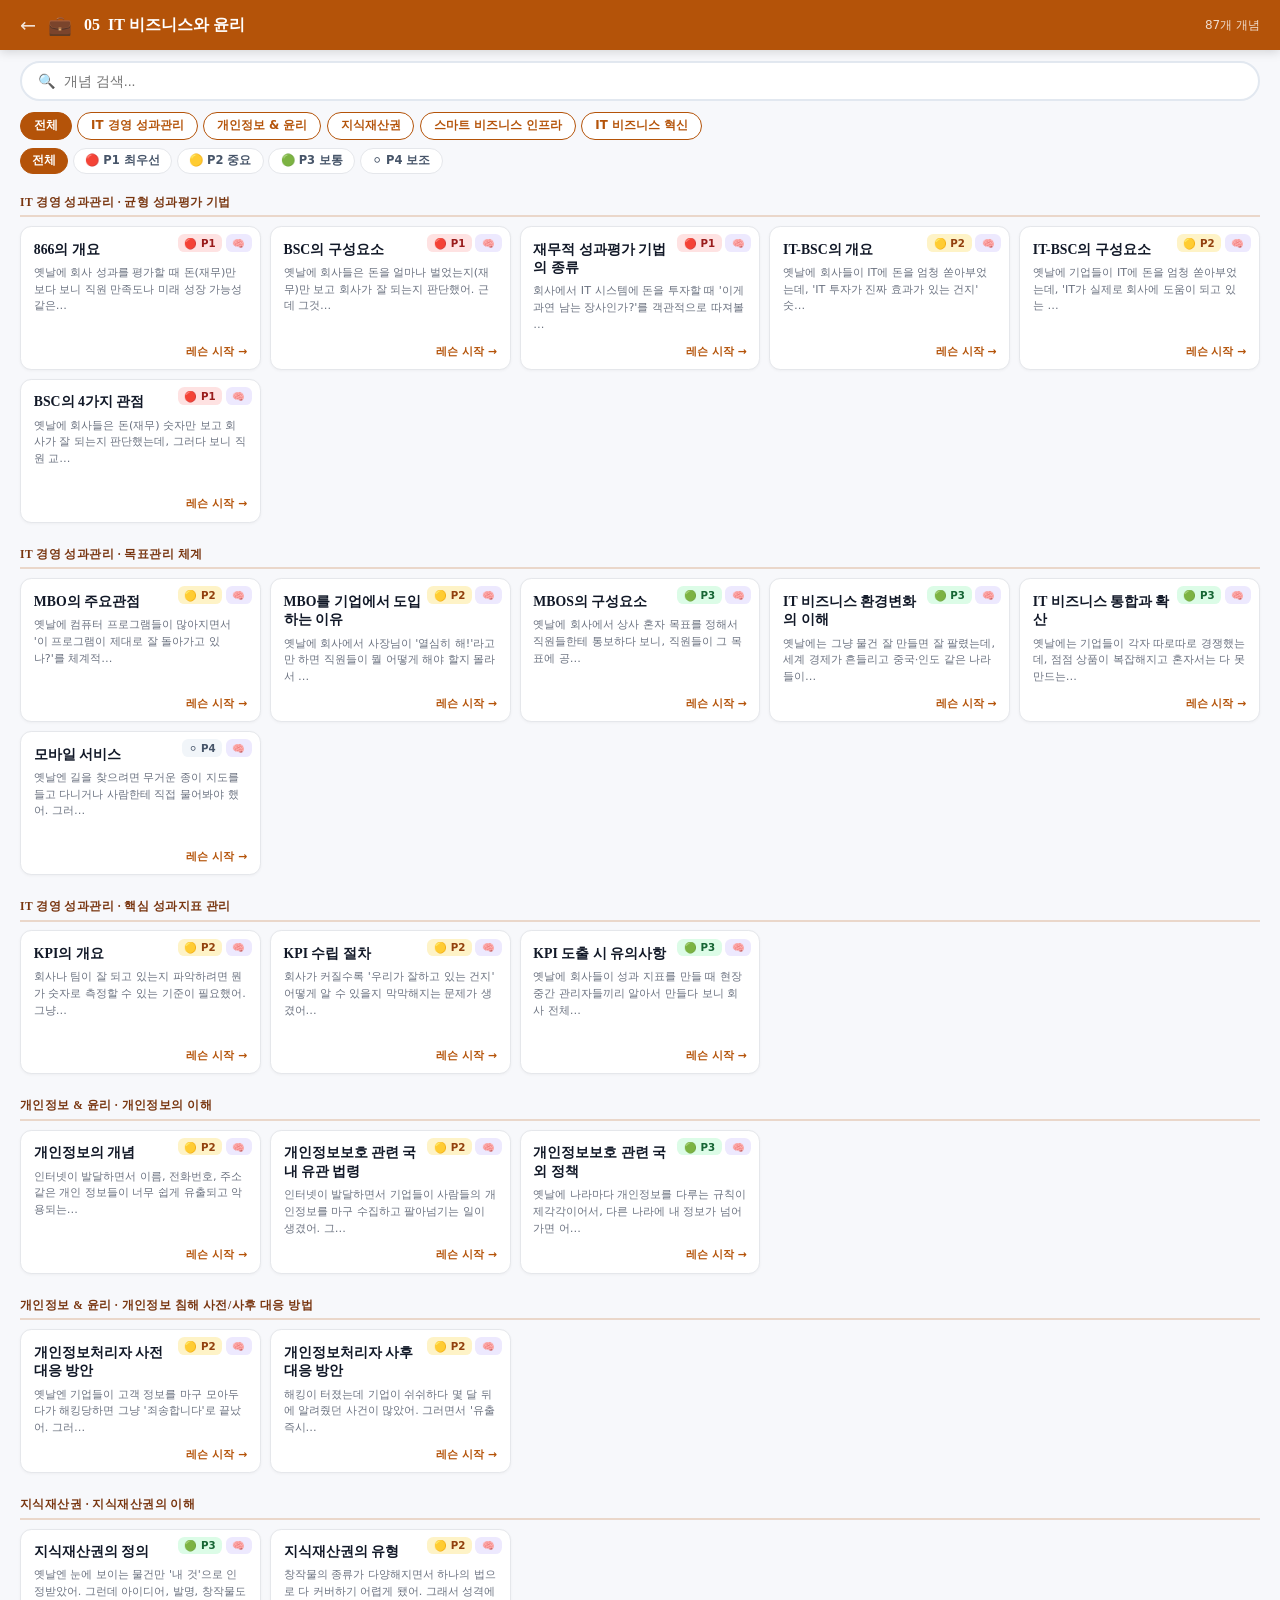
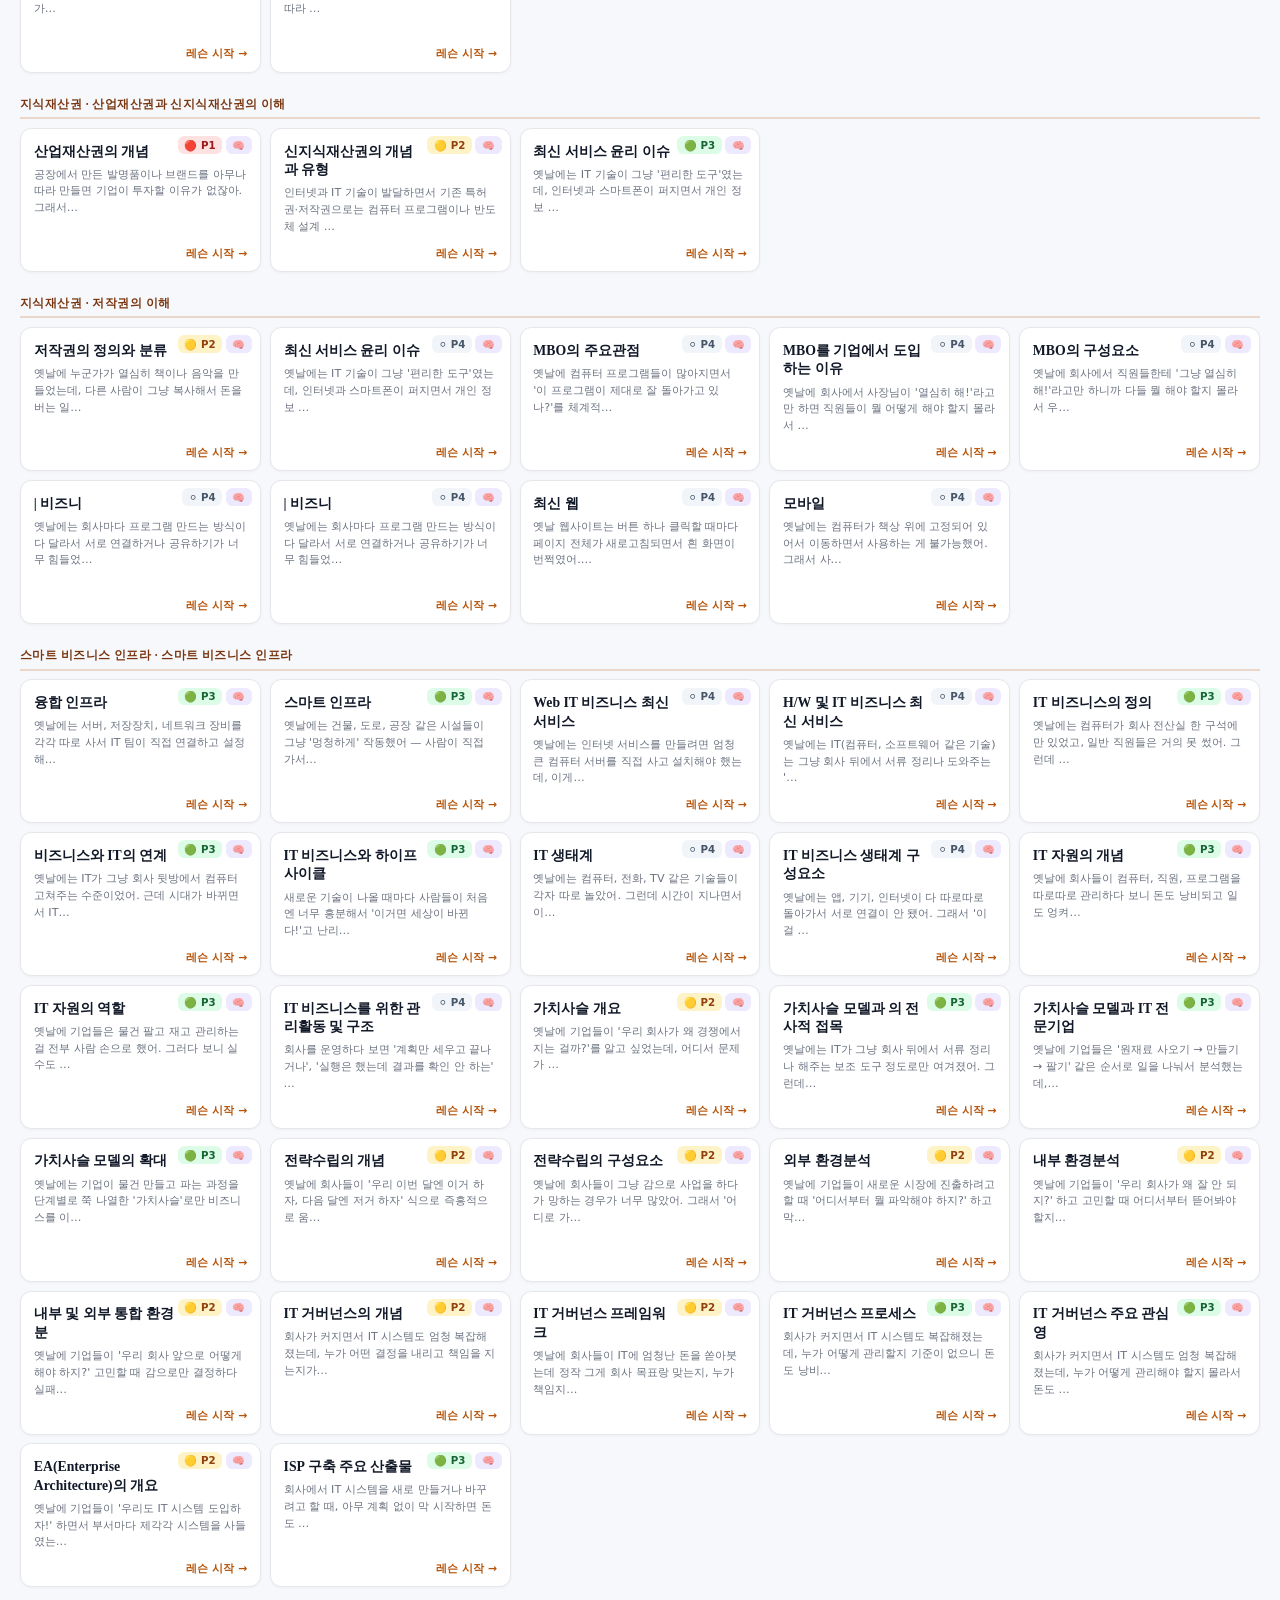
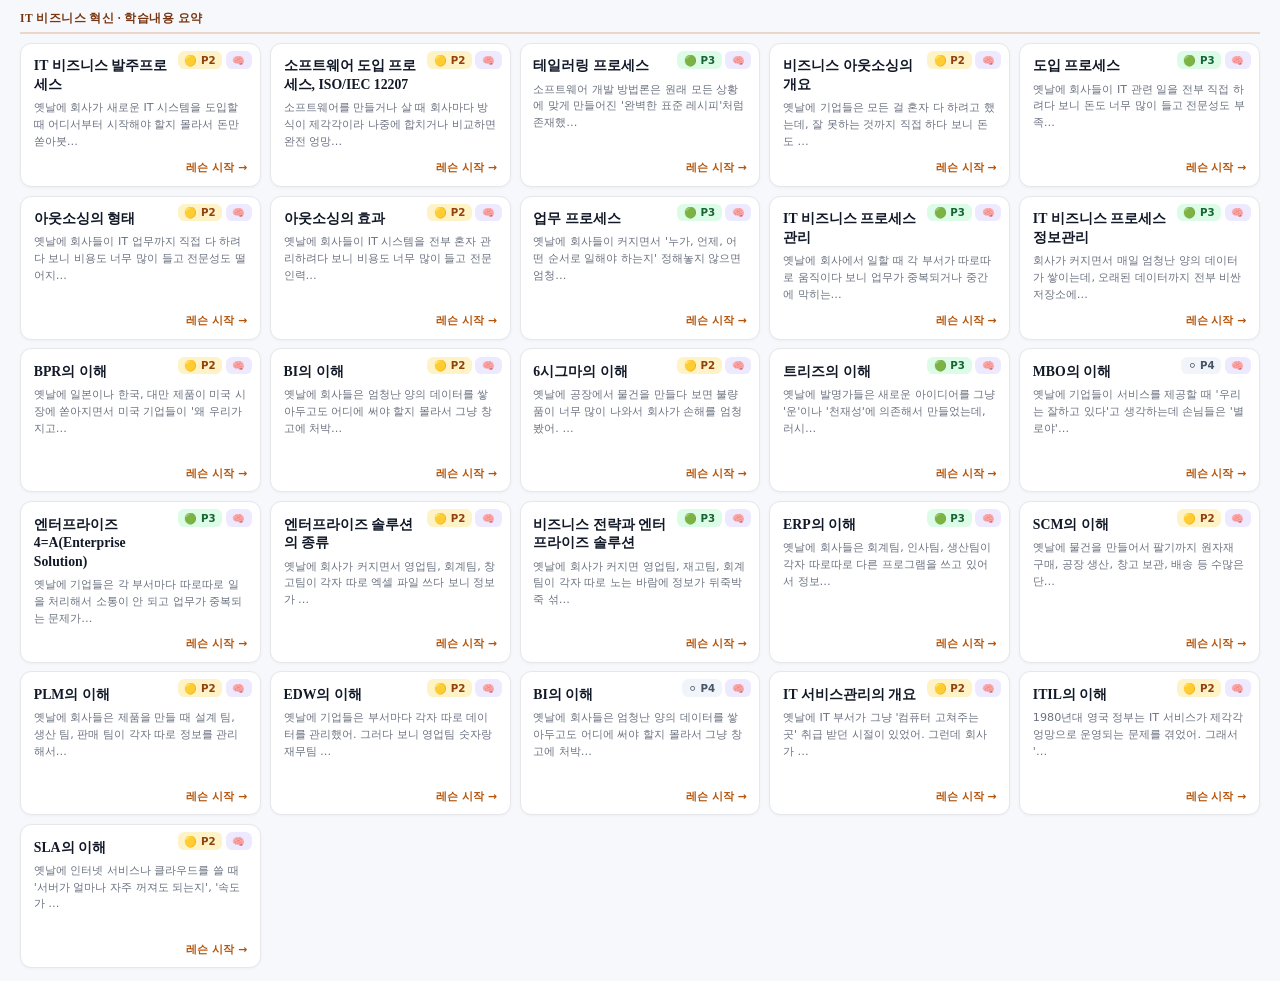
<file: topcit_lesson/05/index.html>
<!DOCTYPE html>
<html lang="ko">
<head>
<meta charset="UTF-8">
<meta name="viewport" content="width=device-width,initial-scale=1,maximum-scale=1,user-scalable=no">
<title>TOPCIT 05 IT 비즈니스와 윤리</title>
<style>
:root{--font-sans:"Apple SD Gothic Neo","Malgun Gothic","Noto Sans KR",system-ui,sans-serif;--font-serif:"NanumMyeongjo","Nanum Myeongjo","Batang","Apple SD Gothic Neo",serif}
*{box-sizing:border-box;margin:0;padding:0}
html,body{overflow-x:hidden}
body{font-family:var(--font-sans);background:#f7f8fb;color:#1f2937;min-height:100vh}

.header{background:#b45309;color:#fff;padding:.85rem 1.25rem;display:flex;align-items:center;gap:.75rem;position:sticky;top:0;z-index:20;box-shadow:0 2px 10px rgba(0,0,0,.15)}
.header-back{color:#fff;text-decoration:none;font-size:1.2rem;opacity:.85}
.header h1{font-size:1rem;font-weight:800;flex:1;font-family:var(--font-serif)}
.header-cnt{font-size:.75rem;opacity:.8;white-space:nowrap}

.search-wrap{padding:.7rem 1.25rem .3rem}
.search{width:100%;padding:.6rem 1rem;border:2px solid #e2e8f0;border-radius:2rem;font-size:.88rem;outline:none;background:#fff;transition:border .2s}
.search:focus{border-color:#b45309}

.tabs{display:flex;gap:.35rem;padding:.4rem 1.25rem .3rem;overflow-x:auto;scrollbar-width:none}
.tabs::-webkit-scrollbar{display:none}
.tab{flex-shrink:0;padding:.32rem .8rem;border-radius:2rem;border:1.5px solid #b45309;background:#fff;color:#b45309;font-size:.74rem;font-weight:700;cursor:pointer;white-space:nowrap;transition:all .15s;font-family:inherit}
.tab.active,.tab:hover{background:#b45309;color:#fff}

.prio-bar{display:flex;gap:.3rem;padding:.2rem 1.25rem .6rem;overflow-x:auto;scrollbar-width:none}
.prio-bar::-webkit-scrollbar{display:none}
.pchip{flex-shrink:0;padding:.28rem .7rem;border-radius:2rem;border:1.5px solid #e5e7eb;background:#fff;color:#475569;font-size:.72rem;font-weight:700;cursor:pointer;white-space:nowrap;transition:all .15s;font-family:inherit}
.pchip:hover{border-color:var(--pc,#9ca3af);color:#111827}
.pchip.active{background:var(--pc,#b45309);border-color:var(--pc,#b45309);color:#fff}
.pchip[data-prio="all"].active{background:#b45309;border-color:#b45309;color:#fff}

.section-group{padding:.3rem 1.25rem .8rem}
.section-group.hidden{display:none}
.section-label{font-size:.72rem;font-weight:800;color:#78350f;letter-spacing:.04em;padding:.4rem 0 .35rem;border-bottom:2px solid #b4530933;margin-bottom:.55rem;font-family:var(--font-serif)}
.card-grid{display:grid;grid-template-columns:repeat(2,1fr);gap:.55rem}
@media(min-width:540px){.card-grid{grid-template-columns:repeat(3,1fr)}}
@media(min-width:900px){.card-grid{grid-template-columns:repeat(4,1fr)}}
@media(min-width:1200px){.card-grid{grid-template-columns:repeat(5,1fr)}}
.card{background:#fff;border-radius:.7rem;padding:.85rem .8rem .65rem;cursor:pointer;border:1.5px solid #e5e7eb;transition:all .18s;box-shadow:0 1px 3px rgba(0,0,0,.04);position:relative;display:flex;flex-direction:column;gap:.35rem;min-height:9rem}
.card:hover{border-color:#b45309;box-shadow:0 4px 14px #b4530933;transform:translateY(-2px)}
.card-badges{position:absolute;top:.45rem;right:.5rem;display:flex;gap:.2rem;font-size:.64rem}
.card-badges span{padding:.1rem .42rem;border-radius:.4rem;font-weight:700;line-height:1.4;white-space:nowrap}
.b-prio-1{background:#fee2e2;color:#991b1b}
.b-prio-2{background:#fef3c7;color:#92400e}
.b-prio-3{background:#dcfce7;color:#166534}
.b-prio-4{background:#f1f5f9;color:#475569}
.b-mn{background:#ede9fe;color:#5b21b6}
.card-title{font-size:.86rem;font-weight:700;color:#111827;line-height:1.35;padding-right:4.5rem;font-family:var(--font-serif)}
.card-preview{font-size:.7rem;color:#6b7280;line-height:1.5;flex:1}
.card-cta{font-size:.68rem;color:#b45309;font-weight:700;text-align:right;margin-top:.25rem}
.card.hidden-card{display:none!important}

/* ───────── 레슨 모드 (풀스크린) ───────── */
.lesson{display:none;position:fixed;inset:0;background:#f7f8fb;z-index:1000;flex-direction:column}
.lesson.show{display:flex}
.l-head{background:#b45309;color:#fff;padding:.7rem 1rem;display:flex;align-items:center;gap:.7rem;flex-shrink:0}
.l-back{background:none;border:none;color:#fff;font-size:1.3rem;cursor:pointer;padding:0;line-height:1;opacity:.9}
.l-title{flex:1;font-size:.92rem;font-weight:800;font-family:var(--font-serif);line-height:1.3;overflow:hidden;text-overflow:ellipsis;white-space:nowrap}
.l-page-ind{font-size:.78rem;font-weight:700;background:rgba(0,0,0,.18);padding:.18rem .55rem;border-radius:1rem;flex-shrink:0}
.l-progress{height:4px;background:rgba(0,0,0,.15);flex-shrink:0}
.l-progress-bar{height:100%;background:#fff;width:0%;transition:width .3s ease}
.l-body{flex:1;overflow-y:auto;padding:1.2rem 1.25rem 5rem;display:flex;flex-direction:column;gap:1rem;align-items:center}
.l-page{width:100%;max-width:680px;animation:slideIn .25s ease}
@keyframes slideIn{from{opacity:0;transform:translateY(8px)}to{opacity:1;transform:translateY(0)}}

.l-page-title{font-size:1.5rem;font-weight:800;color:#78350f;margin-bottom:.5rem;font-family:var(--font-serif);line-height:1.3}
.l-page-meta{display:flex;flex-wrap:wrap;gap:.35rem;margin-bottom:.85rem}
.l-page-meta .chip{padding:.18rem .55rem;border-radius:1rem;font-size:.7rem;font-weight:700}
.chip-prio-1{background:#fee2e2;color:#991b1b}
.chip-prio-2{background:#fef3c7;color:#92400e}
.chip-prio-3{background:#dcfce7;color:#166534}
.chip-prio-4{background:#f1f5f9;color:#475569}
.l-page-kw{display:flex;flex-wrap:wrap;gap:.3rem;margin-bottom:1.2rem}
.l-page-kw span{background:#b4530922;color:#78350f;border:1px solid #b4530955;border-radius:1rem;padding:.18rem .65rem;font-size:.72rem;font-weight:700}

.sec{border-radius:.7rem;padding:1rem 1.1rem;line-height:1.65;margin-bottom:.85rem}
.sec-summary{background:#b4530911;border-left:5px solid #b45309;font-size:.95rem;color:#111827;font-weight:600}
.sec-bg{background:#fef7ec;border-left:5px solid #d97706}
.sec-expl{background:#eef2ff;border-left:5px solid #4f46e5}
.sec-why{background:#ecfdf5;border-left:5px solid #059669}
.sec-term{background:#faf5ff;border-left:5px solid #7c3aed}
.sec-link{background:#fff7ed;border-left:5px solid #c2410c}
.sec-mn{background:linear-gradient(145deg,#fffef5 0%,#fff7d6 56%,#b4530920 100%);color:#1f2937;font-weight:600;border:1.5px solid #b4530933;border-left:5px solid #b45309;box-shadow:0 10px 26px #b4530914}
.sec-trap{background:#fff1f2;border:1.5px solid #fda4af;border-left:5px solid #e11d48;color:#881337}
.sec-src{background:#fff;border:1.5px solid #e5e7eb;border-left:5px solid #475569}
.sec-types{background:#f0f9ff;border:1.5px solid #bae6fd;border-left:5px solid #0284c7}
.sec-types .sec-label{color:#075985}
.types-caption{font-size:.8rem;color:#334155;margin-bottom:.6rem;line-height:1.55}
.types-list{display:flex;flex-direction:column;gap:.55rem;counter-reset:tc}
.type-item{display:grid;grid-template-columns:2rem 1fr;gap:.55rem;align-items:start;background:#fff;border:1px solid #e0f2fe;border-radius:.7rem;padding:.7rem .78rem;counter-increment:tc;position:relative}
.type-item::before{content:counter(tc);display:inline-flex;align-items:center;justify-content:center;width:1.7rem;height:1.7rem;border-radius:.5rem;background:#b4530916;color:#78350f;font-size:.8rem;font-weight:800;line-height:1}
.type-body{min-width:0}
.type-head{display:flex;flex-wrap:wrap;gap:.35rem;align-items:center;margin-bottom:.2rem}
.type-name{font-size:.92rem;font-weight:800;color:#0f172a;font-family:var(--font-serif)}
.type-en{font-size:.72rem;color:#64748b;font-weight:700}
.type-tier{display:inline-flex;align-items:center;padding:.08rem .42rem;border-radius:999px;font-size:.62rem;font-weight:800;letter-spacing:.04em}
.tier-strong{background:#fee2e2;color:#991b1b}
.tier-mid{background:#fef3c7;color:#92400e}
.tier-weak{background:#dcfce7;color:#166534}
.type-note{font-size:.86rem;line-height:1.68;color:#334155;word-break:keep-all}
.types-scale{display:flex;align-items:center;gap:.45rem;margin-top:.65rem;padding:.5rem .7rem;background:rgba(255,255,255,.7);border:1px dashed #bae6fd;border-radius:.6rem;font-size:.72rem;color:#475569;font-weight:700}
.types-scale .scale-arrow{flex:1;height:6px;border-radius:999px;background:linear-gradient(90deg,#16a34a,#d97706,#dc2626)}
.types-scale.reverse .scale-arrow{background:linear-gradient(90deg,#dc2626,#d97706,#16a34a)}
.sec-label{font-size:.7rem;font-weight:800;letter-spacing:.06em;text-transform:uppercase;margin-bottom:.5rem}
.sec-bg .sec-label{color:#92400e}
.sec-expl .sec-label{color:#3730a3}
.sec-why .sec-label{color:#065f46}
.sec-term .sec-label{color:#5b21b6}
.sec-link .sec-label{color:#9a3412}
.sec-mn .sec-label{color:#78350f}
.sec-trap .sec-label{color:#9f1239}
.sec-summary .sec-label{color:#b45309}
.sec-src .sec-label{color:#334155}
.sec p{font-size:.92rem;line-height:1.7}
.sec-mn p{font-size:.98rem}
.fact-list{display:flex;flex-direction:column;gap:.65rem}
.fact-item{background:rgba(255,255,255,.85);border:1px solid rgba(0,0,0,.06);border-radius:.85rem;padding:.78rem .85rem}
.fact-term{font-size:.86rem;font-weight:800;color:#111827;margin-bottom:.22rem}
.fact-note{font-size:.9rem;line-height:1.72;color:#374151;word-break:keep-all}
.fact-link-label{display:inline-flex;align-items:center;padding:.12rem .45rem;border-radius:999px;background:#b4530914;color:#78350f;font-size:.64rem;font-weight:800;letter-spacing:.04em;margin-bottom:.38rem}
.src-list{display:flex;flex-direction:column;gap:.5rem}
.src-link{display:flex;align-items:flex-start;gap:.45rem;text-decoration:none;color:#111827;background:#f9fafb;border:1px solid #e5e7eb;border-radius:.8rem;padding:.72rem .82rem;transition:border-color .15s,transform .15s}
.src-link:hover{border-color:#b45309;transform:translateY(-1px)}
.src-bullet{flex-shrink:0;color:#b45309;font-weight:800}
.src-text{font-size:.85rem;line-height:1.55}
.src-host{display:block;font-size:.72rem;color:#6b7280;margin-top:.1rem}
.mn-list{display:flex;flex-direction:column;gap:.55rem}
.mn-line{display:flex;align-items:flex-start;gap:.72rem;background:rgba(255,255,255,.82);border:1px solid #b4530922;border-radius:.9rem;padding:.72rem .8rem .68rem;box-shadow:0 4px 12px rgba(0,0,0,.04)}
.mn-picto{flex-shrink:0;display:inline-flex;align-items:center;justify-content:center;width:1.6rem;height:1.6rem;border-radius:.45rem;background:#b4530916;border:1px solid #b4530926;font-size:.76rem;font-weight:800;line-height:1;color:#78350f}
.mn-main{display:flex;flex-direction:column;gap:.28rem;min-width:0}
.mn-tag{display:inline-flex;align-items:center;width:fit-content;padding:.12rem .45rem;border-radius:999px;background:#b4530918;color:#78350f;font-size:.64rem;font-weight:800;letter-spacing:.05em}
.mn-text{font-size:.95rem;line-height:1.76;color:#1f2937;word-break:keep-all}
.mn-text strong{color:#b45309;font-weight:800}

.ctable{width:100%;border-collapse:collapse;font-size:.82rem;background:#fff;border-radius:.5rem;overflow:hidden;margin-top:.4rem}
.ctable th{background:#b45309;color:#fff;padding:.55rem .65rem;text-align:left;font-weight:700;font-size:.78rem}
.ctable td{padding:.55rem .65rem;border-top:1px solid #e5e7eb;vertical-align:top;line-height:1.55}
.ctable tr:nth-child(even) td{background:#f9fafb}

.done-page{text-align:center;padding:2.5rem 1rem}
.done-emoji{font-size:4.5rem;margin-bottom:1rem;animation:pop .4s ease}
@keyframes pop{from{transform:scale(0)}80%{transform:scale(1.2)}to{transform:scale(1)}}
.done-title{font-size:1.5rem;font-weight:800;color:#78350f;margin-bottom:.5rem;font-family:var(--font-serif)}
.done-sub{font-size:.95rem;color:#6b7280;margin-bottom:2rem}
.done-actions{display:flex;flex-direction:column;gap:.6rem;max-width:300px;margin:0 auto}
.done-btn{padding:.85rem 1.4rem;border-radius:.7rem;font-size:.95rem;font-weight:700;cursor:pointer;border:none;font-family:inherit;transition:all .15s}
.done-btn-primary{background:#b45309;color:#fff}
.done-btn-primary:hover{transform:translateY(-2px);box-shadow:0 4px 14px #b4530955}
.done-btn-sub{background:#fff;color:#b45309;border:1.5px solid #b45309}
.done-btn-sub:hover{background:#b4530911}

.l-foot{position:fixed;bottom:0;left:0;right:0;background:#fff;padding:.7rem 1rem;display:flex;gap:.5rem;border-top:1px solid #e5e7eb;z-index:1010}
.l-nav-btn{flex:1;padding:.7rem;border-radius:.55rem;border:1.5px solid #b45309;background:#fff;color:#b45309;font-size:.88rem;font-weight:700;cursor:pointer;font-family:inherit;transition:all .15s}
.l-nav-btn:hover:not(:disabled){background:#b4530911}
.l-nav-btn:disabled{opacity:.35;cursor:not-allowed}
.l-nav-btn.primary{background:#b45309;color:#fff;border-color:#b45309}
.l-nav-btn.primary:hover:not(:disabled){background:#78350f;border-color:#78350f}
</style>
</head>
<body>

<div class="header">
  <a href="../" class="header-back">←</a>
  <span style="font-size:1.2rem">💼</span>
  <h1>05 &nbsp;IT 비즈니스와 윤리</h1>
  <span class="header-cnt">87개 개념</span>
</div>

<div class="search-wrap">
  <input class="search" type="text" placeholder="🔍  개념 검색..." oninput="applyFilters()">
</div>

<div class="tabs" id="tab-bar"><button class="tab active" onclick="filterTab(this,'all')">전체</button><button class="tab" onclick="filterTab(this,'0')">IT 경영 성과관리</button><button class="tab" onclick="filterTab(this,'1')">개인정보 &amp; 윤리</button><button class="tab" onclick="filterTab(this,'2')">지식재산권</button><button class="tab" onclick="filterTab(this,'3')">스마트 비즈니스 인프라</button><button class="tab" onclick="filterTab(this,'4')">IT 비즈니스 혁신</button></div>
<div class="prio-bar"><button class="pchip active" data-prio="all" onclick="filterPrio(this)">전체</button><button class="pchip" data-prio="1" onclick="filterPrio(this)" style="--pc:#dc2626">🔴 P1 최우선</button><button class="pchip" data-prio="2" onclick="filterPrio(this)" style="--pc:#d97706">🟡 P2 중요</button><button class="pchip" data-prio="3" onclick="filterPrio(this)" style="--pc:#16a34a">🟢 P3 보통</button><button class="pchip" data-prio="4" onclick="filterPrio(this)" style="--pc:#9ca3af">⚪ P4 보조</button></div>

<div id="card-content"><div class="section-group" data-chapter="0"><div class="section-label">IT 경영 성과관리 · 균형 성과평가 기법</div><div class="card-grid"><div class="card" data-prio="1" onclick="startLesson(0)"><div class="card-badges"><span class="b-prio b-prio-1" title="최우선">🔴 P1</span><span class="b-mn" title="암기 포인트">🧠</span></div><div class="card-title">866의 개요</div><div class="card-preview">옛날에 회사 성과를 평가할 때 돈(재무)만 보다 보니 직원 만족도나 미래 성장 가능성 같은…</div><div class="card-cta">레슨 시작 →</div></div><div class="card" data-prio="1" onclick="startLesson(1)"><div class="card-badges"><span class="b-prio b-prio-1" title="최우선">🔴 P1</span><span class="b-mn" title="암기 포인트">🧠</span></div><div class="card-title">BSC의 구성요소</div><div class="card-preview">옛날에 회사들은 돈을 얼마나 벌었는지(재무)만 보고 회사가 잘 되는지 판단했어. 근데 그것…</div><div class="card-cta">레슨 시작 →</div></div><div class="card" data-prio="1" onclick="startLesson(2)"><div class="card-badges"><span class="b-prio b-prio-1" title="최우선">🔴 P1</span><span class="b-mn" title="암기 포인트">🧠</span></div><div class="card-title">재무적 성과평가 기법의 종류</div><div class="card-preview">회사에서 IT 시스템에 돈을 투자할 때 &#x27;이게 과연 남는 장사인가?&#x27;를 객관적으로 따져볼 …</div><div class="card-cta">레슨 시작 →</div></div><div class="card" data-prio="2" onclick="startLesson(3)"><div class="card-badges"><span class="b-prio b-prio-2" title="중요">🟡 P2</span><span class="b-mn" title="암기 포인트">🧠</span></div><div class="card-title">IT-BSC의 개요</div><div class="card-preview">옛날에 회사들이 IT에 돈을 엄청 쏟아부었는데, &#x27;IT 투자가 진짜 효과가 있는 건지&#x27; 숫…</div><div class="card-cta">레슨 시작 →</div></div><div class="card" data-prio="2" onclick="startLesson(4)"><div class="card-badges"><span class="b-prio b-prio-2" title="중요">🟡 P2</span><span class="b-mn" title="암기 포인트">🧠</span></div><div class="card-title">IT-BSC의 구성요소</div><div class="card-preview">옛날에 기업들이 IT에 돈을 엄청 쏟아부었는데, &#x27;IT가 실제로 회사에 도움이 되고 있는 …</div><div class="card-cta">레슨 시작 →</div></div><div class="card" data-prio="1" onclick="startLesson(5)"><div class="card-badges"><span class="b-prio b-prio-1" title="최우선">🔴 P1</span><span class="b-mn" title="암기 포인트">🧠</span></div><div class="card-title">BSC의 4가지 관점</div><div class="card-preview">옛날에 회사들은 돈(재무) 숫자만 보고 회사가 잘 되는지 판단했는데, 그러다 보니 직원 교…</div><div class="card-cta">레슨 시작 →</div></div></div></div><div class="section-group" data-chapter="0"><div class="section-label">IT 경영 성과관리 · 목표관리 체계</div><div class="card-grid"><div class="card" data-prio="2" onclick="startLesson(6)"><div class="card-badges"><span class="b-prio b-prio-2" title="중요">🟡 P2</span><span class="b-mn" title="암기 포인트">🧠</span></div><div class="card-title">MBO의 주요관점</div><div class="card-preview">옛날에 컴퓨터 프로그램들이 많아지면서 &#x27;이 프로그램이 제대로 잘 돌아가고 있나?&#x27;를 체계적…</div><div class="card-cta">레슨 시작 →</div></div><div class="card" data-prio="2" onclick="startLesson(7)"><div class="card-badges"><span class="b-prio b-prio-2" title="중요">🟡 P2</span><span class="b-mn" title="암기 포인트">🧠</span></div><div class="card-title">MBO를 기업에서 도입하는 이유</div><div class="card-preview">옛날에 회사에서 사장님이 &#x27;열심히 해!&#x27;라고만 하면 직원들이 뭘 어떻게 해야 할지 몰라서 …</div><div class="card-cta">레슨 시작 →</div></div><div class="card" data-prio="3" onclick="startLesson(8)"><div class="card-badges"><span class="b-prio b-prio-3" title="보통">🟢 P3</span><span class="b-mn" title="암기 포인트">🧠</span></div><div class="card-title">MBOS의 구성요소</div><div class="card-preview">옛날에 회사에서 상사 혼자 목표를 정해서 직원들한테 통보하다 보니, 직원들이 그 목표에 공…</div><div class="card-cta">레슨 시작 →</div></div><div class="card" data-prio="3" onclick="startLesson(9)"><div class="card-badges"><span class="b-prio b-prio-3" title="보통">🟢 P3</span><span class="b-mn" title="암기 포인트">🧠</span></div><div class="card-title">IT 비즈니스 환경변화의 이해</div><div class="card-preview">옛날에는 그냥 물건 잘 만들면 잘 팔렸는데, 세계 경제가 흔들리고 중국·인도 같은 나라들이…</div><div class="card-cta">레슨 시작 →</div></div><div class="card" data-prio="3" onclick="startLesson(10)"><div class="card-badges"><span class="b-prio b-prio-3" title="보통">🟢 P3</span><span class="b-mn" title="암기 포인트">🧠</span></div><div class="card-title">IT 비즈니스 통합과 확산</div><div class="card-preview">옛날에는 기업들이 각자 따로따로 경쟁했는데, 점점 상품이 복잡해지고 혼자서는 다 못 만드는…</div><div class="card-cta">레슨 시작 →</div></div><div class="card" data-prio="4" onclick="startLesson(11)"><div class="card-badges"><span class="b-prio b-prio-4" title="보조">⚪ P4</span><span class="b-mn" title="암기 포인트">🧠</span></div><div class="card-title">모바일 서비스</div><div class="card-preview">옛날엔 길을 찾으려면 무거운 종이 지도를 들고 다니거나 사람한테 직접 물어봐야 했어. 그러…</div><div class="card-cta">레슨 시작 →</div></div></div></div><div class="section-group" data-chapter="0"><div class="section-label">IT 경영 성과관리 · 핵심 성과지표 관리</div><div class="card-grid"><div class="card" data-prio="2" onclick="startLesson(12)"><div class="card-badges"><span class="b-prio b-prio-2" title="중요">🟡 P2</span><span class="b-mn" title="암기 포인트">🧠</span></div><div class="card-title">KPI의 개요</div><div class="card-preview">회사나 팀이 잘 되고 있는지 파악하려면 뭔가 숫자로 측정할 수 있는 기준이 필요했어. 그냥…</div><div class="card-cta">레슨 시작 →</div></div><div class="card" data-prio="2" onclick="startLesson(13)"><div class="card-badges"><span class="b-prio b-prio-2" title="중요">🟡 P2</span><span class="b-mn" title="암기 포인트">🧠</span></div><div class="card-title">KPI 수립 절차</div><div class="card-preview">회사가 커질수록 &#x27;우리가 잘하고 있는 건지&#x27; 어떻게 알 수 있을지 막막해지는 문제가 생겼어…</div><div class="card-cta">레슨 시작 →</div></div><div class="card" data-prio="3" onclick="startLesson(14)"><div class="card-badges"><span class="b-prio b-prio-3" title="보통">🟢 P3</span><span class="b-mn" title="암기 포인트">🧠</span></div><div class="card-title">KPI 도출 시 유의사항</div><div class="card-preview">옛날에 회사들이 성과 지표를 만들 때 현장 중간 관리자들끼리 알아서 만들다 보니 회사 전체…</div><div class="card-cta">레슨 시작 →</div></div></div></div><div class="section-group" data-chapter="1"><div class="section-label">개인정보 &amp; 윤리 · 개인정보의 이해</div><div class="card-grid"><div class="card" data-prio="2" onclick="startLesson(15)"><div class="card-badges"><span class="b-prio b-prio-2" title="중요">🟡 P2</span><span class="b-mn" title="암기 포인트">🧠</span></div><div class="card-title">개인정보의 개념</div><div class="card-preview">인터넷이 발달하면서 이름, 전화번호, 주소 같은 개인 정보들이 너무 쉽게 유출되고 악용되는…</div><div class="card-cta">레슨 시작 →</div></div><div class="card" data-prio="2" onclick="startLesson(16)"><div class="card-badges"><span class="b-prio b-prio-2" title="중요">🟡 P2</span><span class="b-mn" title="암기 포인트">🧠</span></div><div class="card-title">개인정보보호 관련 국내 유관 법령</div><div class="card-preview">인터넷이 발달하면서 기업들이 사람들의 개인정보를 마구 수집하고 팔아넘기는 일이 생겼어. 그…</div><div class="card-cta">레슨 시작 →</div></div><div class="card" data-prio="3" onclick="startLesson(17)"><div class="card-badges"><span class="b-prio b-prio-3" title="보통">🟢 P3</span><span class="b-mn" title="암기 포인트">🧠</span></div><div class="card-title">개인정보보호 관련 국외 정책</div><div class="card-preview">옛날에 나라마다 개인정보를 다루는 규칙이 제각각이어서, 다른 나라에 내 정보가 넘어가면 어…</div><div class="card-cta">레슨 시작 →</div></div></div></div><div class="section-group" data-chapter="1"><div class="section-label">개인정보 &amp; 윤리 · 개인정보 침해 사전/사후 대응 방법</div><div class="card-grid"><div class="card" data-prio="2" onclick="startLesson(18)"><div class="card-badges"><span class="b-prio b-prio-2" title="중요">🟡 P2</span><span class="b-mn" title="암기 포인트">🧠</span></div><div class="card-title">개인정보처리자 사전 대응 방안</div><div class="card-preview">옛날엔 기업들이 고객 정보를 마구 모아두다가 해킹당하면 그냥 &#x27;죄송합니다&#x27;로 끝났어. 그러…</div><div class="card-cta">레슨 시작 →</div></div><div class="card" data-prio="2" onclick="startLesson(19)"><div class="card-badges"><span class="b-prio b-prio-2" title="중요">🟡 P2</span><span class="b-mn" title="암기 포인트">🧠</span></div><div class="card-title">개인정보처리자 사후 대응 방안</div><div class="card-preview">해킹이 터졌는데 기업이 쉬쉬하다 몇 달 뒤에 알려줬던 사건이 많았어. 그러면서 &#x27;유출 즉시…</div><div class="card-cta">레슨 시작 →</div></div></div></div><div class="section-group" data-chapter="2"><div class="section-label">지식재산권 · 지식재산권의 이해</div><div class="card-grid"><div class="card" data-prio="3" onclick="startLesson(20)"><div class="card-badges"><span class="b-prio b-prio-3" title="보통">🟢 P3</span><span class="b-mn" title="암기 포인트">🧠</span></div><div class="card-title">지식재산권의 정의</div><div class="card-preview">옛날엔 눈에 보이는 물건만 &#x27;내 것&#x27;으로 인정받았어. 그런데 아이디어, 발명, 창작물도 가…</div><div class="card-cta">레슨 시작 →</div></div><div class="card" data-prio="2" onclick="startLesson(21)"><div class="card-badges"><span class="b-prio b-prio-2" title="중요">🟡 P2</span><span class="b-mn" title="암기 포인트">🧠</span></div><div class="card-title">지식재산권의 유형</div><div class="card-preview">창작물의 종류가 다양해지면서 하나의 법으로 다 커버하기 어렵게 됐어. 그래서 성격에 따라 …</div><div class="card-cta">레슨 시작 →</div></div></div></div><div class="section-group" data-chapter="2"><div class="section-label">지식재산권 · 산업재산권과 신지식재산권의 이해</div><div class="card-grid"><div class="card" data-prio="1" onclick="startLesson(22)"><div class="card-badges"><span class="b-prio b-prio-1" title="최우선">🔴 P1</span><span class="b-mn" title="암기 포인트">🧠</span></div><div class="card-title">산업재산권의 개념</div><div class="card-preview">공장에서 만든 발명품이나 브랜드를 아무나 따라 만들면 기업이 투자할 이유가 없잖아. 그래서…</div><div class="card-cta">레슨 시작 →</div></div><div class="card" data-prio="2" onclick="startLesson(23)"><div class="card-badges"><span class="b-prio b-prio-2" title="중요">🟡 P2</span><span class="b-mn" title="암기 포인트">🧠</span></div><div class="card-title">신지식재산권의 개념과 유형</div><div class="card-preview">인터넷과 IT 기술이 발달하면서 기존 특허권·저작권으로는 컴퓨터 프로그램이나 반도체 설계 …</div><div class="card-cta">레슨 시작 →</div></div><div class="card" data-prio="3" onclick="startLesson(24)"><div class="card-badges"><span class="b-prio b-prio-3" title="보통">🟢 P3</span><span class="b-mn" title="암기 포인트">🧠</span></div><div class="card-title">최신 서비스 윤리 이슈</div><div class="card-preview">옛날에는 IT 기술이 그냥 &#x27;편리한 도구&#x27;였는데, 인터넷과 스마트폰이 퍼지면서 개인 정보 …</div><div class="card-cta">레슨 시작 →</div></div></div></div><div class="section-group" data-chapter="2"><div class="section-label">지식재산권 · 저작권의 이해</div><div class="card-grid"><div class="card" data-prio="2" onclick="startLesson(25)"><div class="card-badges"><span class="b-prio b-prio-2" title="중요">🟡 P2</span><span class="b-mn" title="암기 포인트">🧠</span></div><div class="card-title">저작권의 정의와 분류</div><div class="card-preview">옛날에 누군가가 열심히 책이나 음악을 만들었는데, 다른 사람이 그냥 복사해서 돈을 버는 일…</div><div class="card-cta">레슨 시작 →</div></div><div class="card" data-prio="4" onclick="startLesson(26)"><div class="card-badges"><span class="b-prio b-prio-4" title="보조">⚪ P4</span><span class="b-mn" title="암기 포인트">🧠</span></div><div class="card-title">최신 서비스 윤리 이슈</div><div class="card-preview">옛날에는 IT 기술이 그냥 &#x27;편리한 도구&#x27;였는데, 인터넷과 스마트폰이 퍼지면서 개인 정보 …</div><div class="card-cta">레슨 시작 →</div></div><div class="card" data-prio="4" onclick="startLesson(27)"><div class="card-badges"><span class="b-prio b-prio-4" title="보조">⚪ P4</span><span class="b-mn" title="암기 포인트">🧠</span></div><div class="card-title">MBO의 주요관점</div><div class="card-preview">옛날에 컴퓨터 프로그램들이 많아지면서 &#x27;이 프로그램이 제대로 잘 돌아가고 있나?&#x27;를 체계적…</div><div class="card-cta">레슨 시작 →</div></div><div class="card" data-prio="4" onclick="startLesson(28)"><div class="card-badges"><span class="b-prio b-prio-4" title="보조">⚪ P4</span><span class="b-mn" title="암기 포인트">🧠</span></div><div class="card-title">MBO를 기업에서 도입하는 이유</div><div class="card-preview">옛날에 회사에서 사장님이 &#x27;열심히 해!&#x27;라고만 하면 직원들이 뭘 어떻게 해야 할지 몰라서 …</div><div class="card-cta">레슨 시작 →</div></div><div class="card" data-prio="4" onclick="startLesson(29)"><div class="card-badges"><span class="b-prio b-prio-4" title="보조">⚪ P4</span><span class="b-mn" title="암기 포인트">🧠</span></div><div class="card-title">MBO의 구성요소</div><div class="card-preview">옛날에 회사에서 직원들한테 &#x27;그냥 열심히 해!&#x27;라고만 하니까 다들 뭘 해야 할지 몰라서 우…</div><div class="card-cta">레슨 시작 →</div></div><div class="card" data-prio="4" onclick="startLesson(30)"><div class="card-badges"><span class="b-prio b-prio-4" title="보조">⚪ P4</span><span class="b-mn" title="암기 포인트">🧠</span></div><div class="card-title">| 비즈니</div><div class="card-preview">옛날에는 회사마다 프로그램 만드는 방식이 다 달라서 서로 연결하거나 공유하기가 너무 힘들었…</div><div class="card-cta">레슨 시작 →</div></div><div class="card" data-prio="4" onclick="startLesson(31)"><div class="card-badges"><span class="b-prio b-prio-4" title="보조">⚪ P4</span><span class="b-mn" title="암기 포인트">🧠</span></div><div class="card-title">| 비즈니</div><div class="card-preview">옛날에는 회사마다 프로그램 만드는 방식이 다 달라서 서로 연결하거나 공유하기가 너무 힘들었…</div><div class="card-cta">레슨 시작 →</div></div><div class="card" data-prio="4" onclick="startLesson(32)"><div class="card-badges"><span class="b-prio b-prio-4" title="보조">⚪ P4</span><span class="b-mn" title="암기 포인트">🧠</span></div><div class="card-title">최신 웹</div><div class="card-preview">옛날 웹사이트는 버튼 하나 클릭할 때마다 페이지 전체가 새로고침되면서 흰 화면이 번쩍였어.…</div><div class="card-cta">레슨 시작 →</div></div><div class="card" data-prio="4" onclick="startLesson(33)"><div class="card-badges"><span class="b-prio b-prio-4" title="보조">⚪ P4</span><span class="b-mn" title="암기 포인트">🧠</span></div><div class="card-title">모바일</div><div class="card-preview">옛날에는 컴퓨터가 책상 위에 고정되어 있어서 이동하면서 사용하는 게 불가능했어. 그래서 사…</div><div class="card-cta">레슨 시작 →</div></div></div></div><div class="section-group" data-chapter="3"><div class="section-label">스마트 비즈니스 인프라 · 스마트 비즈니스 인프라</div><div class="card-grid"><div class="card" data-prio="3" onclick="startLesson(34)"><div class="card-badges"><span class="b-prio b-prio-3" title="보통">🟢 P3</span><span class="b-mn" title="암기 포인트">🧠</span></div><div class="card-title">융합 인프라</div><div class="card-preview">옛날에는 서버, 저장장치, 네트워크 장비를 각각 따로 사서 IT 팀이 직접 연결하고 설정해…</div><div class="card-cta">레슨 시작 →</div></div><div class="card" data-prio="3" onclick="startLesson(35)"><div class="card-badges"><span class="b-prio b-prio-3" title="보통">🟢 P3</span><span class="b-mn" title="암기 포인트">🧠</span></div><div class="card-title">스마트 인프라</div><div class="card-preview">옛날에는 건물, 도로, 공장 같은 시설들이 그냥 &#x27;멍청하게&#x27; 작동했어 — 사람이 직접 가서…</div><div class="card-cta">레슨 시작 →</div></div><div class="card" data-prio="4" onclick="startLesson(36)"><div class="card-badges"><span class="b-prio b-prio-4" title="보조">⚪ P4</span><span class="b-mn" title="암기 포인트">🧠</span></div><div class="card-title">Web IT 비즈니스 최신 서비스</div><div class="card-preview">옛날에는 인터넷 서비스를 만들려면 엄청 큰 컴퓨터 서버를 직접 사고 설치해야 했는데, 이게…</div><div class="card-cta">레슨 시작 →</div></div><div class="card" data-prio="4" onclick="startLesson(37)"><div class="card-badges"><span class="b-prio b-prio-4" title="보조">⚪ P4</span><span class="b-mn" title="암기 포인트">🧠</span></div><div class="card-title">H/W 및 IT 비즈니스 최신 서비스</div><div class="card-preview">옛날에는 IT(컴퓨터, 소프트웨어 같은 기술)는 그냥 회사 뒤에서 서류 정리나 도와주는 &#x27;…</div><div class="card-cta">레슨 시작 →</div></div><div class="card" data-prio="3" onclick="startLesson(38)"><div class="card-badges"><span class="b-prio b-prio-3" title="보통">🟢 P3</span><span class="b-mn" title="암기 포인트">🧠</span></div><div class="card-title">IT 비즈니스의 정의</div><div class="card-preview">옛날에는 컴퓨터가 회사 전산실 한 구석에만 있었고, 일반 직원들은 거의 못 썼어. 그런데 …</div><div class="card-cta">레슨 시작 →</div></div><div class="card" data-prio="3" onclick="startLesson(39)"><div class="card-badges"><span class="b-prio b-prio-3" title="보통">🟢 P3</span><span class="b-mn" title="암기 포인트">🧠</span></div><div class="card-title">비즈니스와 IT의 연계</div><div class="card-preview">옛날에는 IT가 그냥 회사 뒷방에서 컴퓨터 고쳐주는 수준이었어. 근데 시대가 바뀌면서 IT…</div><div class="card-cta">레슨 시작 →</div></div><div class="card" data-prio="3" onclick="startLesson(40)"><div class="card-badges"><span class="b-prio b-prio-3" title="보통">🟢 P3</span><span class="b-mn" title="암기 포인트">🧠</span></div><div class="card-title">IT 비즈니스와 하이프 사이클</div><div class="card-preview">새로운 기술이 나올 때마다 사람들이 처음엔 너무 흥분해서 &#x27;이거면 세상이 바뀐다!&#x27;고 난리…</div><div class="card-cta">레슨 시작 →</div></div><div class="card" data-prio="4" onclick="startLesson(41)"><div class="card-badges"><span class="b-prio b-prio-4" title="보조">⚪ P4</span><span class="b-mn" title="암기 포인트">🧠</span></div><div class="card-title">IT 생태계</div><div class="card-preview">옛날에는 컴퓨터, 전화, TV 같은 기술들이 각자 따로 놀았어. 그런데 시간이 지나면서 이…</div><div class="card-cta">레슨 시작 →</div></div><div class="card" data-prio="4" onclick="startLesson(42)"><div class="card-badges"><span class="b-prio b-prio-4" title="보조">⚪ P4</span><span class="b-mn" title="암기 포인트">🧠</span></div><div class="card-title">IT 비즈니스 생태계 구성요소</div><div class="card-preview">옛날에는 앱, 기기, 인터넷이 다 따로따로 돌아가서 서로 연결이 안 됐어. 그래서 &#x27;이걸 …</div><div class="card-cta">레슨 시작 →</div></div><div class="card" data-prio="3" onclick="startLesson(43)"><div class="card-badges"><span class="b-prio b-prio-3" title="보통">🟢 P3</span><span class="b-mn" title="암기 포인트">🧠</span></div><div class="card-title">IT 자원의 개념</div><div class="card-preview">옛날에 회사들이 컴퓨터, 직원, 프로그램을 따로따로 관리하다 보니 돈도 낭비되고 일도 엉켜…</div><div class="card-cta">레슨 시작 →</div></div><div class="card" data-prio="3" onclick="startLesson(44)"><div class="card-badges"><span class="b-prio b-prio-3" title="보통">🟢 P3</span><span class="b-mn" title="암기 포인트">🧠</span></div><div class="card-title">IT 자원의 역할</div><div class="card-preview">옛날에 기업들은 물건 팔고 재고 관리하는 걸 전부 사람 손으로 했어. 그러다 보니 실수도 …</div><div class="card-cta">레슨 시작 →</div></div><div class="card" data-prio="4" onclick="startLesson(45)"><div class="card-badges"><span class="b-prio b-prio-4" title="보조">⚪ P4</span><span class="b-mn" title="암기 포인트">🧠</span></div><div class="card-title">IT 비즈니스를 위한 관리활동 및 구조</div><div class="card-preview">회사를 운영하다 보면 &#x27;계획만 세우고 끝나거나&#x27;, &#x27;실행은 했는데 결과를 확인 안 하는&#x27; …</div><div class="card-cta">레슨 시작 →</div></div><div class="card" data-prio="2" onclick="startLesson(46)"><div class="card-badges"><span class="b-prio b-prio-2" title="중요">🟡 P2</span><span class="b-mn" title="암기 포인트">🧠</span></div><div class="card-title">가치사슬 개요</div><div class="card-preview">옛날에 기업들이 &#x27;우리 회사가 왜 경쟁에서 지는 걸까?&#x27;를 알고 싶었는데, 어디서 문제가 …</div><div class="card-cta">레슨 시작 →</div></div><div class="card" data-prio="3" onclick="startLesson(47)"><div class="card-badges"><span class="b-prio b-prio-3" title="보통">🟢 P3</span><span class="b-mn" title="암기 포인트">🧠</span></div><div class="card-title">가치사슬 모델과 의 전사적 접목</div><div class="card-preview">옛날에는 IT가 그냥 회사 뒤에서 서류 정리나 해주는 보조 도구 정도로만 여겨졌어. 그런데…</div><div class="card-cta">레슨 시작 →</div></div><div class="card" data-prio="3" onclick="startLesson(48)"><div class="card-badges"><span class="b-prio b-prio-3" title="보통">🟢 P3</span><span class="b-mn" title="암기 포인트">🧠</span></div><div class="card-title">가치사슬 모델과 IT 전문기업</div><div class="card-preview">옛날에 기업들은 &#x27;원재료 사오기 → 만들기 → 팔기&#x27; 같은 순서로 일을 나눠서 분석했는데,…</div><div class="card-cta">레슨 시작 →</div></div><div class="card" data-prio="3" onclick="startLesson(49)"><div class="card-badges"><span class="b-prio b-prio-3" title="보통">🟢 P3</span><span class="b-mn" title="암기 포인트">🧠</span></div><div class="card-title">가치사슬 모델의 확대</div><div class="card-preview">옛날에는 기업이 물건 만들고 파는 과정을 단계별로 쭉 나열한 &#x27;가치사슬&#x27;로만 비즈니스를 이…</div><div class="card-cta">레슨 시작 →</div></div><div class="card" data-prio="2" onclick="startLesson(50)"><div class="card-badges"><span class="b-prio b-prio-2" title="중요">🟡 P2</span><span class="b-mn" title="암기 포인트">🧠</span></div><div class="card-title">전략수립의 개념</div><div class="card-preview">옛날에 회사들이 &#x27;우리 이번 달엔 이거 하자, 다음 달엔 저거 하자&#x27; 식으로 즉흥적으로 움…</div><div class="card-cta">레슨 시작 →</div></div><div class="card" data-prio="2" onclick="startLesson(51)"><div class="card-badges"><span class="b-prio b-prio-2" title="중요">🟡 P2</span><span class="b-mn" title="암기 포인트">🧠</span></div><div class="card-title">전략수립의 구성요소</div><div class="card-preview">옛날에 회사들이 그냥 감으로 사업을 하다가 망하는 경우가 너무 많았어. 그래서 &#x27;어디로 가…</div><div class="card-cta">레슨 시작 →</div></div><div class="card" data-prio="2" onclick="startLesson(52)"><div class="card-badges"><span class="b-prio b-prio-2" title="중요">🟡 P2</span><span class="b-mn" title="암기 포인트">🧠</span></div><div class="card-title">외부 환경분석</div><div class="card-preview">옛날에 기업들이 새로운 시장에 진출하려고 할 때 &#x27;어디서부터 뭘 파악해야 하지?&#x27; 하고 막…</div><div class="card-cta">레슨 시작 →</div></div><div class="card" data-prio="2" onclick="startLesson(53)"><div class="card-badges"><span class="b-prio b-prio-2" title="중요">🟡 P2</span><span class="b-mn" title="암기 포인트">🧠</span></div><div class="card-title">내부 환경분석</div><div class="card-preview">옛날에 기업들이 &#x27;우리 회사가 왜 잘 안 되지?&#x27; 하고 고민할 때 어디서부터 뜯어봐야 할지…</div><div class="card-cta">레슨 시작 →</div></div><div class="card" data-prio="2" onclick="startLesson(54)"><div class="card-badges"><span class="b-prio b-prio-2" title="중요">🟡 P2</span><span class="b-mn" title="암기 포인트">🧠</span></div><div class="card-title">내부 및 외부 통합 환경분</div><div class="card-preview">옛날에 기업들이 &#x27;우리 회사 앞으로 어떻게 해야 하지?&#x27; 고민할 때 감으로만 결정하다 실패…</div><div class="card-cta">레슨 시작 →</div></div><div class="card" data-prio="2" onclick="startLesson(55)"><div class="card-badges"><span class="b-prio b-prio-2" title="중요">🟡 P2</span><span class="b-mn" title="암기 포인트">🧠</span></div><div class="card-title">IT 거버넌스의 개념</div><div class="card-preview">회사가 커지면서 IT 시스템도 엄청 복잡해졌는데, 누가 어떤 결정을 내리고 책임을 지는지가…</div><div class="card-cta">레슨 시작 →</div></div><div class="card" data-prio="2" onclick="startLesson(56)"><div class="card-badges"><span class="b-prio b-prio-2" title="중요">🟡 P2</span><span class="b-mn" title="암기 포인트">🧠</span></div><div class="card-title">IT 거버넌스 프레임워크</div><div class="card-preview">옛날에 회사들이 IT에 엄청난 돈을 쏟아붓는데 정작 그게 회사 목표랑 맞는지, 누가 책임지…</div><div class="card-cta">레슨 시작 →</div></div><div class="card" data-prio="3" onclick="startLesson(57)"><div class="card-badges"><span class="b-prio b-prio-3" title="보통">🟢 P3</span><span class="b-mn" title="암기 포인트">🧠</span></div><div class="card-title">IT 거버넌스 프로세스</div><div class="card-preview">회사가 커지면서 IT 시스템도 복잡해졌는데, 누가 어떻게 관리할지 기준이 없으니 돈도 낭비…</div><div class="card-cta">레슨 시작 →</div></div><div class="card" data-prio="3" onclick="startLesson(58)"><div class="card-badges"><span class="b-prio b-prio-3" title="보통">🟢 P3</span><span class="b-mn" title="암기 포인트">🧠</span></div><div class="card-title">IT 거버넌스 주요 관심영</div><div class="card-preview">회사가 커지면서 IT 시스템도 엄청 복잡해졌는데, 누가 어떻게 관리해야 할지 몰라서 돈도 …</div><div class="card-cta">레슨 시작 →</div></div><div class="card" data-prio="2" onclick="startLesson(59)"><div class="card-badges"><span class="b-prio b-prio-2" title="중요">🟡 P2</span><span class="b-mn" title="암기 포인트">🧠</span></div><div class="card-title">EA(Enterprise Architecture)의 개요</div><div class="card-preview">옛날에 기업들이 &#x27;우리도 IT 시스템 도입하자!&#x27; 하면서 부서마다 제각각 시스템을 사들였는…</div><div class="card-cta">레슨 시작 →</div></div><div class="card" data-prio="3" onclick="startLesson(60)"><div class="card-badges"><span class="b-prio b-prio-3" title="보통">🟢 P3</span><span class="b-mn" title="암기 포인트">🧠</span></div><div class="card-title">ISP 구축 주요 산출물</div><div class="card-preview">회사에서 IT 시스템을 새로 만들거나 바꾸려고 할 때, 아무 계획 없이 막 시작하면 돈도 …</div><div class="card-cta">레슨 시작 →</div></div></div></div><div class="section-group" data-chapter="4"><div class="section-label">IT 비즈니스 혁신 · 학습내용 요약</div><div class="card-grid"><div class="card" data-prio="2" onclick="startLesson(61)"><div class="card-badges"><span class="b-prio b-prio-2" title="중요">🟡 P2</span><span class="b-mn" title="암기 포인트">🧠</span></div><div class="card-title">IT 비즈니스 발주프로세스</div><div class="card-preview">옛날에 회사가 새로운 IT 시스템을 도입할 때 어디서부터 시작해야 할지 몰라서 돈만 쏟아붓…</div><div class="card-cta">레슨 시작 →</div></div><div class="card" data-prio="2" onclick="startLesson(62)"><div class="card-badges"><span class="b-prio b-prio-2" title="중요">🟡 P2</span><span class="b-mn" title="암기 포인트">🧠</span></div><div class="card-title">소프트웨어 도입 프로세스, ISO/IEC 12207</div><div class="card-preview">소프트웨어를 만들거나 살 때 회사마다 방식이 제각각이라 나중에 합치거나 비교하면 완전 엉망…</div><div class="card-cta">레슨 시작 →</div></div><div class="card" data-prio="3" onclick="startLesson(63)"><div class="card-badges"><span class="b-prio b-prio-3" title="보통">🟢 P3</span><span class="b-mn" title="암기 포인트">🧠</span></div><div class="card-title">테일러링 프로세스</div><div class="card-preview">소프트웨어 개발 방법론은 원래 모든 상황에 맞게 만들어진 &#x27;완벽한 표준 레시피&#x27;처럼 존재했…</div><div class="card-cta">레슨 시작 →</div></div><div class="card" data-prio="2" onclick="startLesson(64)"><div class="card-badges"><span class="b-prio b-prio-2" title="중요">🟡 P2</span><span class="b-mn" title="암기 포인트">🧠</span></div><div class="card-title">비즈니스 아웃소싱의 개요</div><div class="card-preview">옛날에 기업들은 모든 걸 혼자 다 하려고 했는데, 잘 못하는 것까지 직접 하다 보니 돈도 …</div><div class="card-cta">레슨 시작 →</div></div><div class="card" data-prio="3" onclick="startLesson(65)"><div class="card-badges"><span class="b-prio b-prio-3" title="보통">🟢 P3</span><span class="b-mn" title="암기 포인트">🧠</span></div><div class="card-title">도입 프로세스</div><div class="card-preview">옛날에 회사들이 IT 관련 일을 전부 직접 하려다 보니 돈도 너무 많이 들고 전문성도 부족…</div><div class="card-cta">레슨 시작 →</div></div><div class="card" data-prio="2" onclick="startLesson(66)"><div class="card-badges"><span class="b-prio b-prio-2" title="중요">🟡 P2</span><span class="b-mn" title="암기 포인트">🧠</span></div><div class="card-title">아웃소싱의 형태</div><div class="card-preview">옛날에 회사들이 IT 업무까지 직접 다 하려다 보니 비용도 너무 많이 들고 전문성도 떨어지…</div><div class="card-cta">레슨 시작 →</div></div><div class="card" data-prio="2" onclick="startLesson(67)"><div class="card-badges"><span class="b-prio b-prio-2" title="중요">🟡 P2</span><span class="b-mn" title="암기 포인트">🧠</span></div><div class="card-title">아웃소싱의 효과</div><div class="card-preview">옛날에 회사들이 IT 시스템을 전부 혼자 관리하려다 보니 비용도 너무 많이 들고 전문 인력…</div><div class="card-cta">레슨 시작 →</div></div><div class="card" data-prio="3" onclick="startLesson(68)"><div class="card-badges"><span class="b-prio b-prio-3" title="보통">🟢 P3</span><span class="b-mn" title="암기 포인트">🧠</span></div><div class="card-title">업무 프로세스</div><div class="card-preview">옛날에 회사들이 커지면서 &#x27;누가, 언제, 어떤 순서로 일해야 하는지&#x27; 정해놓지 않으면 엄청…</div><div class="card-cta">레슨 시작 →</div></div><div class="card" data-prio="3" onclick="startLesson(69)"><div class="card-badges"><span class="b-prio b-prio-3" title="보통">🟢 P3</span><span class="b-mn" title="암기 포인트">🧠</span></div><div class="card-title">IT 비즈니스 프로세스 관리</div><div class="card-preview">옛날에 회사에서 일할 때 각 부서가 따로따로 움직이다 보니 업무가 중복되거나 중간에 막히는…</div><div class="card-cta">레슨 시작 →</div></div><div class="card" data-prio="3" onclick="startLesson(70)"><div class="card-badges"><span class="b-prio b-prio-3" title="보통">🟢 P3</span><span class="b-mn" title="암기 포인트">🧠</span></div><div class="card-title">IT 비즈니스 프로세스 정보관리</div><div class="card-preview">회사가 커지면서 매일 엄청난 양의 데이터가 쌓이는데, 오래된 데이터까지 전부 비싼 저장소에…</div><div class="card-cta">레슨 시작 →</div></div><div class="card" data-prio="2" onclick="startLesson(71)"><div class="card-badges"><span class="b-prio b-prio-2" title="중요">🟡 P2</span><span class="b-mn" title="암기 포인트">🧠</span></div><div class="card-title">BPR의 이해</div><div class="card-preview">옛날에 일본이나 한국, 대만 제품이 미국 시장에 쏟아지면서 미국 기업들이 &#x27;왜 우리가 지고…</div><div class="card-cta">레슨 시작 →</div></div><div class="card" data-prio="2" onclick="startLesson(72)"><div class="card-badges"><span class="b-prio b-prio-2" title="중요">🟡 P2</span><span class="b-mn" title="암기 포인트">🧠</span></div><div class="card-title">BI의 이해</div><div class="card-preview">옛날에 회사들은 엄청난 양의 데이터를 쌓아두고도 어디에 써야 할지 몰라서 그냥 창고에 처박…</div><div class="card-cta">레슨 시작 →</div></div><div class="card" data-prio="2" onclick="startLesson(73)"><div class="card-badges"><span class="b-prio b-prio-2" title="중요">🟡 P2</span><span class="b-mn" title="암기 포인트">🧠</span></div><div class="card-title">6시그마의 이해</div><div class="card-preview">옛날에 공장에서 물건을 만들다 보면 불량품이 너무 많이 나와서 회사가 손해를 엄청 봤어. …</div><div class="card-cta">레슨 시작 →</div></div><div class="card" data-prio="3" onclick="startLesson(74)"><div class="card-badges"><span class="b-prio b-prio-3" title="보통">🟢 P3</span><span class="b-mn" title="암기 포인트">🧠</span></div><div class="card-title">트리즈의 이해</div><div class="card-preview">옛날에 발명가들은 새로운 아이디어를 그냥 &#x27;운&#x27;이나 &#x27;천재성&#x27;에 의존해서 만들었는데, 러시…</div><div class="card-cta">레슨 시작 →</div></div><div class="card" data-prio="4" onclick="startLesson(75)"><div class="card-badges"><span class="b-prio b-prio-4" title="보조">⚪ P4</span><span class="b-mn" title="암기 포인트">🧠</span></div><div class="card-title">MBO의 이해</div><div class="card-preview">옛날에 기업들이 서비스를 제공할 때 &#x27;우리는 잘하고 있다&#x27;고 생각하는데 손님들은 &#x27;별로야&#x27;…</div><div class="card-cta">레슨 시작 →</div></div><div class="card" data-prio="3" onclick="startLesson(76)"><div class="card-badges"><span class="b-prio b-prio-3" title="보통">🟢 P3</span><span class="b-mn" title="암기 포인트">🧠</span></div><div class="card-title">엔터프라이즈 4=A(Enterprise Solution)</div><div class="card-preview">옛날에 기업들은 각 부서마다 따로따로 일을 처리해서 소통이 안 되고 업무가 중복되는 문제가…</div><div class="card-cta">레슨 시작 →</div></div><div class="card" data-prio="2" onclick="startLesson(77)"><div class="card-badges"><span class="b-prio b-prio-2" title="중요">🟡 P2</span><span class="b-mn" title="암기 포인트">🧠</span></div><div class="card-title">엔터프라이즈 솔루션의 종류</div><div class="card-preview">옛날에 회사가 커지면서 영업팀, 회계팀, 창고팀이 각자 따로 엑셀 파일 쓰다 보니 정보가 …</div><div class="card-cta">레슨 시작 →</div></div><div class="card" data-prio="3" onclick="startLesson(78)"><div class="card-badges"><span class="b-prio b-prio-3" title="보통">🟢 P3</span><span class="b-mn" title="암기 포인트">🧠</span></div><div class="card-title">비즈니스 전략과 엔터프라이즈 솔루션</div><div class="card-preview">옛날에 회사가 커지면 영업팀, 재고팀, 회계팀이 각자 따로 노는 바람에 정보가 뒤죽박죽 섞…</div><div class="card-cta">레슨 시작 →</div></div><div class="card" data-prio="3" onclick="startLesson(79)"><div class="card-badges"><span class="b-prio b-prio-3" title="보통">🟢 P3</span><span class="b-mn" title="암기 포인트">🧠</span></div><div class="card-title">ERP의 이해</div><div class="card-preview">옛날에 회사들은 회계팀, 인사팀, 생산팀이 각자 따로따로 다른 프로그램을 쓰고 있어서 정보…</div><div class="card-cta">레슨 시작 →</div></div><div class="card" data-prio="2" onclick="startLesson(80)"><div class="card-badges"><span class="b-prio b-prio-2" title="중요">🟡 P2</span><span class="b-mn" title="암기 포인트">🧠</span></div><div class="card-title">SCM의 이해</div><div class="card-preview">옛날에 물건을 만들어서 팔기까지 원자재 구매, 공장 생산, 창고 보관, 배송 등 수많은 단…</div><div class="card-cta">레슨 시작 →</div></div><div class="card" data-prio="2" onclick="startLesson(81)"><div class="card-badges"><span class="b-prio b-prio-2" title="중요">🟡 P2</span><span class="b-mn" title="암기 포인트">🧠</span></div><div class="card-title">PLM의 이해</div><div class="card-preview">옛날에 회사들은 제품을 만들 때 설계 팀, 생산 팀, 판매 팀이 각자 따로 정보를 관리해서…</div><div class="card-cta">레슨 시작 →</div></div><div class="card" data-prio="2" onclick="startLesson(82)"><div class="card-badges"><span class="b-prio b-prio-2" title="중요">🟡 P2</span><span class="b-mn" title="암기 포인트">🧠</span></div><div class="card-title">EDW의 이해</div><div class="card-preview">옛날에 기업들은 부서마다 각자 따로 데이터를 관리했어. 그러다 보니 영업팀 숫자랑 재무팀 …</div><div class="card-cta">레슨 시작 →</div></div><div class="card" data-prio="4" onclick="startLesson(83)"><div class="card-badges"><span class="b-prio b-prio-4" title="보조">⚪ P4</span><span class="b-mn" title="암기 포인트">🧠</span></div><div class="card-title">BI의 이해</div><div class="card-preview">옛날에 회사들은 엄청난 양의 데이터를 쌓아두고도 어디에 써야 할지 몰라서 그냥 창고에 처박…</div><div class="card-cta">레슨 시작 →</div></div><div class="card" data-prio="2" onclick="startLesson(84)"><div class="card-badges"><span class="b-prio b-prio-2" title="중요">🟡 P2</span><span class="b-mn" title="암기 포인트">🧠</span></div><div class="card-title">IT 서비스관리의 개요</div><div class="card-preview">옛날에 IT 부서가 그냥 &#x27;컴퓨터 고쳐주는 곳&#x27; 취급 받던 시절이 있었어. 그런데 회사가 …</div><div class="card-cta">레슨 시작 →</div></div><div class="card" data-prio="2" onclick="startLesson(85)"><div class="card-badges"><span class="b-prio b-prio-2" title="중요">🟡 P2</span><span class="b-mn" title="암기 포인트">🧠</span></div><div class="card-title">ITIL의 이해</div><div class="card-preview">1980년대 영국 정부는 IT 서비스가 제각각 엉망으로 운영되는 문제를 겪었어. 그래서 &#x27;…</div><div class="card-cta">레슨 시작 →</div></div><div class="card" data-prio="2" onclick="startLesson(86)"><div class="card-badges"><span class="b-prio b-prio-2" title="중요">🟡 P2</span><span class="b-mn" title="암기 포인트">🧠</span></div><div class="card-title">SLA의 이해</div><div class="card-preview">옛날에 인터넷 서비스나 클라우드를 쓸 때 &#x27;서버가 얼마나 자주 꺼져도 되는지&#x27;, &#x27;속도가 …</div><div class="card-cta">레슨 시작 →</div></div></div></div></div>

<!-- ── 레슨 모드 ── -->
<div class="lesson" id="lesson">
  <div class="l-head">
    <button class="l-back" onclick="exitLesson()">←</button>
    <div class="l-title" id="l-title"></div>
    <div class="l-page-ind" id="l-page-ind">1 / 1</div>
  </div>
  <div class="l-progress"><div class="l-progress-bar" id="l-progress-bar"></div></div>
  <div class="l-body" id="l-body"></div>
  <div class="l-foot">
    <button class="l-nav-btn" id="l-prev" onclick="prevPage()">← 이전</button>
    <button class="l-nav-btn primary" id="l-next" onclick="nextPage()">다음 →</button>
  </div>
</div>

<script>
const LESSONS = [{"title": "866의 개요", "keywords": [], "summary": "", "background": "옛날에 회사 성과를 평가할 때 돈(재무)만 보다 보니 직원 만족도나 미래 성장 가능성 같은 중요한 것들을 놓치는 문제가 있었어. 그래서 1992년에 하버드 교수들이 '돈만 말고 여러 방면을 균형 있게 보자!'는 BSC 개념을 만들게 됐어.", "explanation": "BSC는 회사 성적표를 4가지 과목으로 나눠서 보는 것과 같아. 수학(돈/재무), 체육(내부 프로세스), 국어(고객만족), 미술(학습/성장) 이렇게 4가지를 골고루 평가해서 어느 한 과목만 잘한다고 좋은 학생이 아니듯, 회사도 모든 면에서 균형 있게 잘해야 한다는 개념이야. 쉽게 말해 '회사의 360도 건강검진'이라고 생각하면 돼!", "why": "", "term_focus": [], "connections": [], "types": null, "mnemonic": "BSC = '밸런스 성적표 체크!' — 재무💰, 고객😊, 내부⚙️, 성장🌱 딱 4가지, 균형이 핵심!", "trap": "", "table": [], "sources": [], "priority": 1}, {"title": "BSC의 구성요소", "keywords": [], "summary": "", "background": "옛날에 회사들은 돈을 얼마나 벌었는지(재무)만 보고 회사가 잘 되는지 판단했어. 근데 그것만 보다 보니 직원 만족도, 고객 만족도 같은 중요한 것들을 놓치는 문제가 생겼지. 그래서 Kaplan & Norton이 1992년에 BSC(Balanced ScoreCard, 균형성과표)를 만든 거야.", "explanation": "BSC는 회사 성적표를 4가지 관점에서 보는 방법이야. 마치 학교 생활기록부처럼 성적(재무)만 보는 게 아니라, 친구관계(고객), 수업태도(내부 프로세스), 성장가능성(학습/성장)까지 함께 보는 거야. 이 4가지를 균형 있게 보면 회사가 진짜 잘 되고 있는지 제대로 알 수 있어.", "why": "", "term_focus": [], "connections": [], "types": {"caption": "BSC(Balanced Score Card, 균형 성과평가 기법)는 재무적 성과뿐만 아니라 비재무적 성과영역까지 평가. 4가지 핵심 구성요소로 이루어진다.", "items": [{"name": "관점", "en": "Perspective", "note": "재무·고객·내부프로세스·학습과 성장 4가지 관점. 재무적 시각과 비재무적 시각을 동시에 관리한다."}, {"name": "CSF", "en": "Critical Success Factor", "note": "핵심성공요인. 비전과 전략의 성공적인 달성을 위해 꼭 성공시켜야 하는 요소."}, {"name": "전략맵", "en": "Strategy Map", "note": "BSC의 CSF들 간의 인과관계를 나타내주는 그림으로, 조직이 가치를 창출하는 방법을 표현."}, {"name": "KPI", "en": "Key Performance Indicator", "note": "핵심성과지표. CSF의 수준과 성공여부를 측정 및 관리하는 방법을 표현한 지표."}]}, "mnemonic": "BSC 4가지는 '재고내학'으로 외워! → **재**무, **고**객, **내**부 프로세스, **학**습·성장! '재고 내놓고 학교 가자~' 🎒", "trap": "", "table": [], "sources": [{"title": "TOPCIT ESSENCE ver.3 — IT 비즈니스와 윤리", "note": "정보통신산업진흥원(NIPA) 공식 교재"}], "priority": 1}, {"title": "재무적 성과평가 기법의 종류", "keywords": [], "summary": "", "background": "회사에서 IT 시스템에 돈을 투자할 때 '이게 과연 남는 장사인가?'를 객관적으로 따져볼 방법이 필요했어. 그래서 투자가 얼마나 효율적인지 숫자로 측정하는 다양한 평가 기법들이 만들어졌지.", "explanation": "예를 들어 100만원을 투자해서 150만원을 벌었는지(ROI), 미래에 받을 돈을 오늘 기준으로 환산하면 얼마인지(NPV), 투자한 돈을 언제쯤 다 회수할 수 있는지(투자회수기간) 같은 걸 각각 다른 방식으로 따지는 거야. 마치 새 치킨집을 열 때 '수익률이 얼마야?', '지금 가치로 따지면 남아?', '몇 년 안에 본전 뽑아?' 를 각각 계산해보는 것과 같아.", "why": "", "term_focus": [], "connections": [], "types": {"caption": "재무적 성과평가는 재무지표를 중심으로 정량적으로 평가. 시점별·기간별로 활용되는 4가지 대표 기법.", "items": [{"name": "ROI", "en": "Return On Investment (투자수익률)", "note": "투자 비용 대비 순 효과의 비율. 투자 타당성 평가에 활용. 투자에 따른 순이익에 소요되는 시간을 알 수 없는 한계."}, {"name": "NPV", "en": "Net Present Value (순현재가치)", "note": "미래의 현금 흐름을 현재 가치로 할인하여 합산한 값에서 투자비용을 뺀 값. 양수이면 투자 가치가 있다고 판단."}, {"name": "IRR", "en": "Internal Return Rate (내부수익률)", "note": "NPV가 0이 되게 하는 할인율. 투자에 따른 리스크 감소 여부 판단을 위한 연 단위의 기대 수익 규모를 표현. 투자의 규모와 회수기간은 고려하지 않음."}, {"name": "PP", "en": "Payback Period (회수기간)", "note": "누적효과가 누적비용을 초과하여 흑자 전환 시점 또는 가시적 성공 전환 시점을 표현. 손익분기점에 도달할 때까지의 시간. 수익의 규모가 아닌 수익 발생 시점만 보여줌."}]}, "mnemonic": "ROI, NPV, IRR, 투자회수기간 → 'R·N·I·T' = '돈 넣으면 이득 타이밍!' (Return·NPV·IRR·Time) 순서대로 '수익률→현재가치→내부수익률→회수기간'", "trap": "", "table": [], "sources": [{"title": "TOPCIT ESSENCE ver.3 — IT 비즈니스와 윤리", "note": "정보통신산업진흥원(NIPA) 공식 교재"}], "priority": 1}, {"title": "IT-BSC의 개요", "keywords": [], "summary": "", "background": "옛날에 회사들이 IT에 돈을 엄청 쏟아부었는데, 'IT 투자가 진짜 효과가 있는 건지' 숫자로 증명하기가 너무 어려웠어. 그래서 기존 BSC(Balanced ScoreCard, 균형성과표)를 IT 버전으로 변형한 IT-BSC(IT Balanced ScoreCard)가 탄생했지.", "explanation": "IT-BSC는 IT 투자가 회사 목표 달성에 얼마나 기여했는지 점수로 매기는 성적표야. 예를 들어 학교에서 국영수만으로 학생을 평가하면 부족하니까 체육, 미술, 생활태도까지 종합적으로 보는 생활기록부처럼, IT 투자도 돈 말고 다양한 기준으로 종합 평가하는 거야. 쉽게 말해 'IT가 회사에 얼마나 잘하고 있나' 보여주는 종합 성적표라고 생각하면 돼.", "why": "", "term_focus": [], "connections": [], "types": null, "mnemonic": "IT 성적표! → IT(아이티) 투자의 BSC(종합 성적표) = IT가 회사에서 받은 '종합 생활기록부'", "trap": "", "table": [], "sources": [], "priority": 2}, {"title": "IT-BSC의 구성요소", "keywords": [], "summary": "", "background": "옛날에 기업들이 IT에 돈을 엄청 쏟아부었는데, 'IT가 실제로 회사에 도움이 되고 있는 건지' 측정할 방법이 없어서 답답했어. 그래서 기존 BSC(Balanced ScoreCard, 균형성과표)를 IT 부서 전용으로 바꾼 IT-BSC(IT Balanced ScoreCard)를 만든 거야.", "explanation": "IT-BSC는 IT 부서의 성적표인데, 딱 4가지 항목으로 점수를 매겨. '회사에 돈이 됐나(기업공헌)', '사용자들이 만족했나(사용자)', '업무를 효율적으로 처리했나(운영프로세스)', '미래를 위해 발전하고 있나(미래지향)' — 이 네 가지가 서로 연결되어서 하나가 좋아지면 다른 것도 좋아지는 구조야. 마치 학교 생활기록부에서 학업/체육/봉사/창의활동을 균형 있게 평가하는 것처럼, IT도 한쪽만 보지 않고 골고루 평가하는 거지.", "why": "", "term_focus": [], "connections": [], "types": {"caption": "IT-BSC는 IT 분야의 투자성과평가에 BSC의 개념을 도입한 것. BSC의 4가지 관점과 연계된 4가지 IT 관점으로 구성.", "items": [{"name": "기업에의 공헌도", "en": "Business Contribution", "note": "IT 투자로부터 기업의 가치 창출을 측정. BSC의 재무적 관점과 연계."}, {"name": "사용자 관점", "en": "User Orientation", "note": "IT 서비스 공급자 및 사용자의 가치를 극대화. BSC의 고객 관점과 연계."}, {"name": "운영프로세스 관점", "en": "Operational Excellence", "note": "IT 제품 및 서비스를 효율적으로 제공. BSC의 내부프로세스 관점과 연계."}, {"name": "미래지향적 관점", "en": "Future Orientation", "note": "지속적 발전을 위한 IT 서비스 제공 및 기술개발 지원. BSC의 학습과 성장 관점과 연계."}]}, "mnemonic": "🎯 '공사운미' — 공헌(기업공헌) → 사용자 → 운영프로세스 → 미래지향! '공사장 운영은 미래를 위해!' 로 외워봐", "trap": "", "table": [], "sources": [{"title": "TOPCIT ESSENCE ver.3 — IT 비즈니스와 윤리", "note": "정보통신산업진흥원(NIPA) 공식 교재"}], "priority": 2}, {"title": "BSC의 4가지 관점", "keywords": [], "summary": "", "background": "옛날에 회사들은 돈(재무) 숫자만 보고 회사가 잘 되는지 판단했는데, 그러다 보니 직원 교육이나 고객 만족 같은 중요한 것들을 놓쳐서 망하는 회사들이 생겼어. 그래서 Kaplan & Norton이 BSC(Balanced ScoreCard, 균형성과표)를 만들어 재무·고객·프로세스·학습 4가지 관점에서 균형 있게 보자고 제안했지.", "explanation": "BSC의 4가지 관점은 회사를 4방향에서 체크하는 건강검진이라고 생각해봐. 재무(돈 잘 버나?), 고객(손님이 만족하나?), 프로세스(일하는 방식이 효율적인가?), 학습/성장(직원들이 배우고 발전하나?) 이렇게 4가지를 동시에 체크해. 이 4가지는 서로 연결되어 있어서, 직원이 잘 배우면 → 프로세스가 좋아지고 → 고객이 만족하고 → 결국 돈을 더 버는 선순환이 만들어지는 거야.", "why": "", "term_focus": [], "connections": [], "types": null, "mnemonic": "🔄 '재고프학' 순서로 외워! → '재'무로 시작해서 '고'객 만족시키고 '프'로세스 개선하고 '학'습으로 성장! (재고프학 = 재고 파학! 재고 파악하듯 회사를 4방향으로 파악한다!)", "trap": "", "table": [], "sources": [], "priority": 1}, {"title": "MBO의 주요관점", "keywords": [], "summary": "", "background": "옛날에 컴퓨터 프로그램들이 많아지면서 '이 프로그램이 제대로 잘 돌아가고 있나?'를 체계적으로 파악할 방법이 필요했어. 그래서 여러 각도에서 시스템을 바라보는 MBO(Management By Objectives, 목표 중심 관리)의 관점이 등장했지.", "explanation": "MBO의 주요 관점은 시스템을 '기능적으로 뭘 하는가', '어떻게 구조로 이루어졌는가', '실제로 어떻게 동작하는가'로 나눠서 보는 거야. 예를 들어 자동차를 볼 때 '이 차는 사람을 태운다(기능)', '엔진·바퀴·핸들로 이루어졌다(구조)', '시동 걸면 엔진이 돌고 바퀴가 구른다(동작)'로 따로따로 분석하는 것과 같아. 이렇게 나눠서 보면 어디서 문제가 생겼는지 훨씬 빨리 찾을 수 있어.", "why": "", "term_focus": [], "connections": [], "types": null, "mnemonic": "🚗 '기구동' 세 글자만 기억해! → **기**능(뭘 하나) - **구**조(어떻게 생겼나) - **동**작(어떻게 움직이나). '자동차가 기가 막히게 구동한다!'로 외워봐!", "trap": "", "table": [], "sources": [], "priority": 2}, {"title": "MBO를 기업에서 도입하는 이유", "keywords": [], "summary": "", "background": "옛날에 회사에서 사장님이 '열심히 해!'라고만 하면 직원들이 뭘 어떻게 해야 할지 몰라서 다들 그냥 바쁜 척만 했어. 그래서 '목표를 딱 정해놓고 그걸 달성했는지 보자!'는 방식이 필요해졌지.", "explanation": "MBO(목표에 의한 관리)는 학교에서 선생님이 '이번 달 수학 80점 이상 받아라'고 목표를 정해주는 것과 같아. 막연하게 '공부 열심히 해'가 아니라 구체적인 목표가 생기니까 학생도 어떻게 해야 할지 알고, 선생님도 잘했는지 못했는지 딱 판단할 수 있잖아. 회사도 이렇게 하면 직원마다 명확한 목표가 생겨서 성과를 공정하게 평가할 수 있어.", "why": "", "term_focus": [], "connections": [], "types": null, "mnemonic": "MBO = '목표 박아, 평가해!' — M(목표), B(박고), O(OK평가) 순서로 기억해!", "trap": "", "table": [], "sources": [], "priority": 2}, {"title": "MBOS의 구성요소", "keywords": [], "summary": "", "background": "옛날에 회사에서 상사 혼자 목표를 정해서 직원들한테 통보하다 보니, 직원들이 그 목표에 공감 못 하고 그냥 시키는 일만 하는 문제가 생겼어. 그래서 상사랑 직원이 함께 목표를 정하고 같이 달성해나가는 방식인 MBO가 등장했어.", "explanation": "MBO는 쉽게 말해 '목표를 같이 정하고, 같이 달리고, 같이 평가하는 것'이야. 예를 들어 체육대회 준비할 때 선생님 혼자 계획 세우는 게 아니라 학생들이랑 같이 '이번엔 릴레이 1등 해보자!'고 목표를 정하고, 연습하고, 결과를 함께 돌아보는 느낌이지. 이렇게 하면 구성원이 목표에 스스로 책임감을 갖고 더 열심히 하게 돼.", "why": "", "term_focus": [], "connections": [], "types": {"caption": "MBO(Management By Objective, 목표관리 체계)는 개인의 직무성과와 능력향상을 위한 경영관리 기법. Bottom-UP 방식으로 달성목표를 설정하며 상급자와 협의를 거친다. 3가지 핵심 구성요소.", "items": [{"name": "목표의 설정", "en": "Setting of Objectives", "note": "측정 가능하고 구체적이며 달성 가능해야 함. 매년 지속적으로 개선되는 방향으로 수립되어야 하며, 조직의 목표와 능력범위 내에서 설정되어야 한다."}, {"name": "참여", "en": "Participation", "note": "목표설정과 수행과정에서 구성원 간에 상호작용이 있어야 함. 상급자·관리자와 협의 과정을 거쳐야 한다."}, {"name": "피드백", "en": "Feedback", "note": "목표와 평가가 상호 연계될 수 있어야 함. 개인의 직무수행을 지속적으로 개선할 수 있도록 모니터링하는 평가기간 전 피드백을 거쳐 이루어져야 한다."}]}, "mnemonic": "MBO = '같이 M(만들고) B(보고) O(올라가자!)' — 목표를 함께 만들고, 함께 보고, 함께 올라가는 것!", "trap": "", "table": [], "sources": [{"title": "TOPCIT ESSENCE ver.3 — IT 비즈니스와 윤리", "note": "정보통신산업진흥원(NIPA) 공식 교재"}], "priority": 3}, {"title": "IT 비즈니스 환경변화의 이해", "keywords": [], "summary": "", "background": "옛날에는 그냥 물건 잘 만들면 잘 팔렸는데, 세계 경제가 흔들리고 중국·인도 같은 나라들이 치고 올라오면서 기업들이 '예전처럼만 하면 망한다'는 걸 깨달았어. 환율도 오르락내리락하고 각 나라가 자국 기업 보호하려고 문을 걸어 잠그니까, 기업들이 살아남으려면 완전히 새로운 전략이 필요해진 거야.", "explanation": "마치 동네 분식집이 잘 되다가 갑자기 주변에 대형 프랜차이즈가 우르르 생기고, 재료값은 오르고, 손님은 줄어드는 상황이라고 생각해봐. 이때 그냥 가만히 있으면 망하니까 배달도 시작하고, 떡볶이 말고 다른 메뉴도 넣는 것처럼 기업들도 새로운 기술로 신사업을 만들거나 제조업에서 서비스업으로 확장하는 전략을 쓰는 거야. 한마디로 세상이 빠르게 변하니까 기업도 같이 변해야 살아남는다는 이야기야.", "why": "", "term_focus": [], "connections": [], "types": null, "mnemonic": "🌍 '저글보전' — 저(저성장) + 글(글로벌 보호주의) + 보(보호주의 확산) + 전(전문화·전략 변화) → '세상이 저글보전(저글링)하듯 복잡하게 돌아가니 기업도 재주를 부려야 한다!'", "trap": "", "table": [], "sources": [], "priority": 3}, {"title": "IT 비즈니스 통합과 확산", "keywords": [], "summary": "", "background": "옛날에는 기업들이 각자 따로따로 경쟁했는데, 점점 상품이 복잡해지고 혼자서는 다 못 만드는 상황이 됐어. 그래서 여러 기업들이 하나의 공통 기반(플랫폼) 위에 모여서 함께 생태계를 이루며 경쟁하는 방식이 생겨난 거야.", "explanation": "비즈니스 플랫폼은 마치 '놀이공원 부지'랑 같아. 부지(플랫폼) 하나가 있으면, 거기에 롤러코스터도 세우고 식당도 들어오고 기념품 가게도 생기잖아. 혼자 다 만드는 게 아니라 여러 가게(기업)들이 그 부지를 공통으로 쓰면서 손님(소비자)을 끌어모으는 거야. 애플 앱스토어가 딱 이거야 — 애플이 판(플랫폼)을 깔아두면, 수많은 앱 개발자들이 올라타서 같이 돈을 버는 구조지.", "why": "", "term_focus": [], "connections": [], "types": null, "mnemonic": "플랫폼 = '판 깔면 다 모인다' 🎪 → 판(기반) 하나에 공급자·소비자·기업이 다 모여서 생태계가 된다!", "trap": "", "table": [], "sources": [], "priority": 3}, {"title": "모바일 서비스", "keywords": [], "summary": "", "background": "옛날엔 길을 찾으려면 무거운 종이 지도를 들고 다니거나 사람한테 직접 물어봐야 했어. 그러다 스마트폰이 퍼지면서 '내가 지금 어디 있는지'를 자동으로 알 수 있게 되니까, 이 위치 정보를 활용한 다양한 서비스들이 폭발적으로 생겨났지.", "explanation": "위치기반 서비스는 쉽게 말해 '네가 어디 있는지 알고 맞춤 도움을 주는 것'이야. 예를 들어 배달 앱에서 내 근처 치킨집을 찾아주거나, 게임 포켓몬GO에서 실제 내 동네에 포켓몬이 나타나는 게 다 이 기술 덕분이야. 스마트폰이 기지국, GPS, 와이파이 신호를 종합해서 내 위치를 파악하고 지도랑 합쳐서 쇼핑, 게임, 광고 등 다양한 서비스로 연결해주는 거야.", "why": "", "term_focus": [], "connections": [], "types": null, "mnemonic": "위치기반 서비스 = '나 여기 있어!' → 줄여서 'LBS(Location Based Service)' = '길 보여줘(L), 밥집 알려줘(B), 스마트하게(S)' 3단어로 기억해!", "trap": "", "table": [], "sources": [], "priority": 4}, {"title": "KPI의 개요", "keywords": ["신규고객", "아웃소싱이", "기본활동", "집중화된", "서네스", "추가", "기능", "대상", "정보자원", "지속적", "제품", "대안"], "summary": "", "background": "회사나 팀이 잘 되고 있는지 파악하려면 뭔가 숫자로 측정할 수 있는 기준이 필요했어. 그냥 '열심히 했어요~'로는 성과를 판단하기 어려우니까, 중요한 목표를 숫자로 나타내는 방법이 필요해진 거야.", "explanation": "KPI는 쉽게 말해 '성적표의 핵심 과목'이야. 예를 들어 학생한테 중요한 게 수학이랑 영어라면, 그 두 과목 점수가 KPI인 거지. 회사도 마찬가지로 '월 매출 1억', '고객 만족도 90%' 같은 핵심 숫자를 정해놓고, 그게 달성됐는지 보면서 잘하고 있는지 체크하는 거야.", "why": "", "term_focus": [], "connections": [], "types": null, "mnemonic": "KPI = '칼같이 Point 측정!' — 중요한 것만 칼같이 골라서 점수로 측정한다!", "trap": "", "table": [], "sources": [], "priority": 2}, {"title": "KPI 수립 절차", "keywords": ["신규고객", "아웃소싱이", "기본활동", "집중화된", "서네스", "추가", "기능", "대상", "정보자원", "지속적", "제품", "대안"], "summary": "", "background": "회사가 커질수록 '우리가 잘하고 있는 건지' 어떻게 알 수 있을지 막막해지는 문제가 생겼어. 그래서 목표를 숫자나 기준으로 딱 정해서 성과를 측정하는 KPI라는 개념이 생기게 됐어.", "explanation": "KPI 수립 절차는 마치 학교에서 시험 범위 정하는 것과 비슷해. 먼저 '어느 과목을 시험 볼지(영역 정의)' 정하고, '선생님이랑 학생한테 물어보고(인터뷰)', 그 결과를 분석해서 '핵심 문제 유형(KPI 후보)을 뽑고', 마지막으로 '최종 시험 문제(KPI 확정)'를 완성하는 순서야.", "why": "", "term_focus": [], "connections": [], "types": null, "mnemonic": "영인분도기 → '영'역 정의 → '인'터뷰 → '분'석 → '도'출 → '기'준 설정! '영인분도기'만 기억해!", "trap": "", "table": [], "sources": [], "priority": 2}, {"title": "KPI 도출 시 유의사항", "keywords": ["신규고객", "아웃소싱이", "기본활동", "집중화된", "서네스", "추가", "기능", "대상", "정보자원", "지속적", "제품", "대안"], "summary": "", "background": "옛날에 회사들이 성과 지표를 만들 때 현장 중간 관리자들끼리 알아서 만들다 보니 회사 전체 방향이랑 전혀 안 맞는 지표가 나오는 문제가 생겼어. 또 잘나가는 다른 회사 지표를 그냥 베껴 쓰다가 정작 자기 회사 목표랑 안 맞아서 헛수고를 하는 일도 많았지.", "explanation": "KPI는 회사가 '우리 잘하고 있나?' 체크하는 성적표 같은 건데, 이걸 만들 때 두 가지를 꼭 지켜야 해. 첫째, 반장(중간관리자)한테만 맡기면 안 되고 교장 선생님(경영진)이 직접 참여해서 학교 전체 목표를 반영해야 하고, 둘째, 전교 1등 친구 공부법이 나한테 무조건 맞는 건 아니듯이 다른 회사 KPI를 그냥 베끼면 안 되고 우리 회사 상황에 맞게 만들어야 해.", "why": "", "term_focus": [], "connections": [], "types": null, "mnemonic": "KPI 유의사항 = '위(경영진 참여) + 창(창의적으로, 모방 금지)' → '위에서 직접 창조해라!'", "trap": "", "table": [], "sources": [], "priority": 3}, {"title": "개인정보의 개념", "keywords": [], "summary": "", "background": "인터넷이 발달하면서 이름, 전화번호, 주소 같은 개인 정보들이 너무 쉽게 유출되고 악용되는 사건들이 많아졌어. 그래서 '도대체 어디까지가 보호받아야 할 내 정보인가?'를 법으로 딱 정의할 필요가 생긴 거야.", "explanation": "개인정보란 '살아있는 사람'을 특정할 수 있는 모든 정보야. 예를 들어 '홍길동'이라는 이름만으로는 누군지 모를 수 있지만, 거기에 생년월일이나 전화번호를 합치면 딱 한 사람을 콕 집어낼 수 있잖아? 바로 그렇게 혼자서든, 다른 정보랑 합쳐서든 '이 사람이 누구인지 알아낼 수 있는 정보'가 전부 개인정보야.", "why": "", "term_focus": [], "connections": [], "types": null, "mnemonic": "🔑 '살+특+결' 3단 공식! → **살**아있는 사람 + **특**정할 수 있거나 + 다른 정보와 **결**합해서 특정되면 = 개인정보! ('살특결'만 기억해!)", "trap": "", "table": [], "sources": [], "priority": 2}, {"title": "개인정보보호 관련 국내 유관 법령", "keywords": [], "summary": "", "background": "인터넷이 발달하면서 기업들이 사람들의 개인정보를 마구 수집하고 팔아넘기는 일이 생겼어. 그래서 나라에서 '이건 안 되겠다!' 싶어서 개인정보를 보호하는 법을 만들게 됐어.", "explanation": "쉽게 말해서 개인정보를 다루는 법이 두 가지 트랙으로 나뉘어 있어. 카카오나 네이버 같은 인터넷 서비스 회사들은 '정보통신망법'을 따르고, 동네 병원이나 학교, 협회 같은 나머지 모든 곳은 '개인정보보호법'을 따르는 거야. 둘 다 공통으로 '먼저 알려주고, 동의받고 나서 수집해야 한다'는 규칙은 똑같아.", "why": "", "term_focus": [], "connections": [], "types": null, "mnemonic": "🌐인터넷 회사 → 정통망법 / 🏫나머지 모두 → 개보법! '인터넷은 정통, 나머지는 개보' 이렇게 외워!", "trap": "", "table": [], "sources": [], "priority": 2}, {"title": "개인정보보호 관련 국외 정책", "keywords": [], "summary": "", "background": "옛날에 나라마다 개인정보를 다루는 규칙이 제각각이어서, 다른 나라에 내 정보가 넘어가면 어떻게 쓰이는지 알 수가 없었어. 그래서 OECD(국제 경제 협력 기구)가 1980년에 '우리 다 같이 이 규칙은 지키자!'고 공통 가이드라인을 만들게 됐어.", "explanation": "예를 들어 네가 해외 쇼핑몰에 가입할 때 이름이랑 주소를 적잖아? OECD 가이드라인은 '그 정보는 쇼핑 목적으로만 써야 하고, 함부로 많이 모으면 안 되고, 정확하게 최신 상태로 유지해야 해'라는 국제 공통 약속이야. 쉽게 말해 전 세계가 함께 지키기로 한 개인정보 보호 기본 매너 같은 거야.", "why": "", "term_focus": [], "connections": [], "types": null, "mnemonic": "핵심 원칙 두 개만 기억해! '수집은 제한, 목적은 명시' → '수제비 목명(수집제한·목적명시)' - 수제비 먹으면서 목적지 명시하고 간다고 외워봐!", "trap": "", "table": [], "sources": [], "priority": 3}, {"title": "개인정보처리자 사전 대응 방안", "keywords": ["재무관점", "전통적인", "재무지표는", "역량증진에"], "summary": "", "background": "옛날엔 기업들이 고객 정보를 마구 모아두다가 해킹당하면 그냥 '죄송합니다'로 끝났어. 그러다 법이 생기면서 '터지기 전에 미리 막아라'는 의무가 생긴 거야.", "explanation": "마치 화재 대피훈련처럼, 불이 나기 전에 소화기 위치 파악하고 훈련하는 거야. 개인정보도 마찬가지로 암호화하고, 접근 권한을 딱 필요한 사람한테만 주고, 처리 기록을 최소 3년 보관해야 해.", "why": "", "term_focus": [], "connections": [], "types": null, "mnemonic": "사전대응 = '암접로' — 암호화 / 접근권한 차등 / 로그 3년 보관", "trap": "", "table": [], "sources": [], "priority": 2}, {"title": "개인정보처리자 사후 대응 방안", "keywords": ["재무관점", "전통적인", "재무지표는", "역량증진에"], "summary": "", "background": "해킹이 터졌는데 기업이 쉬쉬하다 몇 달 뒤에 알려줬던 사건이 많았어. 그러면서 '유출 즉시 알려라'는 법적 의무가 생긴 거야.", "explanation": "집에 도둑이 들었다고 생각해봐. 경찰 신고(행안부 신고)하고, 피해 입은 가족한테 바로 알리고(정보주체 통지), 비밀번호 바꾸는 게 사후 대응이야. 1000명 이상 유출이면 홈페이지에도 공고해야 해.", "why": "", "term_focus": [], "connections": [], "types": null, "mnemonic": "사후대응 = '즉신공' — 즉시 통지 / 신고(행안부) / 공고(홈페이지)", "trap": "", "table": [], "sources": [], "priority": 2}, {"title": "지식재산권의 정의", "keywords": ["비교", "활동", "조직전반"], "summary": "", "background": "옛날엔 눈에 보이는 물건만 '내 것'으로 인정받았어. 그런데 아이디어, 발명, 창작물도 가치가 있으니 법적으로 보호해야 한다는 인식이 생긴 거야.", "explanation": "네가 새로운 게임을 만들었을 때, 그 게임 코드나 캐릭터 디자인이 도둑맞지 않도록 법이 지켜주는 게 지식재산권이야. 눈에 안 보이는 창작물도 내 '재산'으로 인정해주는 거지.", "why": "", "term_focus": [], "connections": [], "types": null, "mnemonic": "지식재산권 = '창조적 활동의 무형 재산에 대한 법적 권리' → 줄이면 '창무법'", "trap": "", "table": [], "sources": [], "priority": 3}, {"title": "지식재산권의 유형", "keywords": ["비교", "활동", "조직전반"], "summary": "", "background": "창작물의 종류가 다양해지면서 하나의 법으로 다 커버하기 어렵게 됐어. 그래서 성격에 따라 저작권, 산업재산권, 신지식재산권 3가지로 나눠서 관리하게 됐어.", "explanation": "저작권은 소설·음악·영화처럼 예술 창작물, 산업재산권은 발명(특허)·로고(상표)·디자인 같은 사업용 창작물, 신지식재산권은 컴퓨터 프로그램·반도체 회로 같은 IT 신기술 관련이야. 세 바구니에 나눠 담는다고 생각해.", "why": "", "term_focus": [], "connections": [], "types": {"caption": "지식재산권은 법령 또는 조약 등에 따라 인정되거나 보호되는 지식재산에 관한 권리. 크게 3가지 유형으로 구분된다.", "items": [{"name": "저작권", "en": "Copyright", "note": "학문의 연구결과나 문예창작물에 대해 인정되는 배타적 권리. 저작인격권·저작재산권·저작인접권으로 구분."}, {"name": "산업재산권", "en": "Industrial Property", "note": "새로운 산업적 발명이나 실용적인 고안 또는 상품의 형태나 상표의 고유성에 대하여 인정되는 권리. 특허권·실용신안권·디자인권·상표권."}, {"name": "신지식재산권", "en": "New Intellectual Property", "note": "경제·사회 또는 문화의 변화나 과학기술의 발전에 따라 새로운 분야에서 출현하는 지식재산에 대한 권리."}]}, "mnemonic": "지식재산권 3유형 = '저산신' — 저작권 / 산업재산권 / 신지식재산권", "trap": "", "table": [], "sources": [{"title": "TOPCIT ESSENCE ver.3 — IT 비즈니스와 윤리", "note": "정보통신산업진흥원(NIPA) 공식 교재"}], "priority": 2}, {"title": "산업재산권의 개념", "keywords": ["변화", "개인용", "구마력", "전략", "의료비", "데이터", "관계", "안정적", "그룹정책", "체계", "인증,", "편리한"], "summary": "", "background": "공장에서 만든 발명품이나 브랜드를 아무나 따라 만들면 기업이 투자할 이유가 없잖아. 그래서 산업 활동에서 나오는 창작물을 보호하는 권리가 생긴 거야.", "explanation": "특허권(발명), 실용신안권(작은 개선 아이디어), 디자인권(외관 모양), 상표권(브랜드 로고) 이렇게 4가지야. 삼성 로고를 다른 회사가 똑같이 쓰면 안 되는 게 상표권, 새로운 배터리 기술을 독점하는 게 특허권이야.", "why": "", "term_focus": [], "connections": [], "types": null, "mnemonic": "산업재산권 4총사 = '특실디상' — 특허 / 실용신안 / 디자인 / 상표", "trap": "", "table": [], "sources": [], "priority": 1}, {"title": "신지식재산권의 개념과 유형", "keywords": ["변화", "개인용", "구마력", "전략", "의료비", "데이터", "관계", "안정적", "그룹정책", "체계", "인증,", "편리한"], "summary": "", "background": "인터넷과 IT 기술이 발달하면서 기존 특허권·저작권으로는 컴퓨터 프로그램이나 반도체 설계 같은 걸 보호하기가 애매해졌어. 그래서 새로운 유형의 지식재산권이 등장한 거야.", "explanation": "인터넷 도메인 이름, 반도체 칩 회로 설계, 유전자 조작 생물, 컴퓨터 소프트웨어처럼 기존 법이 예상 못했던 새 분야를 보호하는 게 신지식재산권이야. '옛날 법에 없던 새 기술은 새 법으로 보호'라고 보면 돼.", "why": "", "term_focus": [], "connections": [], "types": {"caption": "신지식재산권은 과학기술의 발전과 경제·사회·문화의 변화에 따라 새로운 분야에서 출현하는 지식재산에 대한 권리. 전통적인 특허권·저작권의 보호 범위를 넘어선다.", "items": [{"name": "첨단산업재산권", "note": "컴퓨터 프로그램, 유전자조작 동식물, 반도체 설계, 인터넷 등 과학기술 분야에서 발생하는 권리. 세계무역기구(WTO) 신지식재산권 보호 대상에 포함."}, {"name": "정보재산권", "note": "영업비밀, 데이터베이스, 컴퓨터 프로그램 등 정보 자산에 대한 권리. 영업비밀 보호, DB 제작자 권리 등."}, {"name": "생명공학 관련 재산권", "note": "생명공학 분야의 연구 결과물(유전자, 세포 등)에 대한 지식재산권."}, {"name": "기타 신지식재산권", "note": "상품 판매·서비스 제공방법 등의 비즈니스 모델, 부정경쟁 방지에 대한 보호 등."}]}, "mnemonic": "신지식재산권 = '컴반도유' — 컴퓨터프로그램 / 반도체설계 / 도메인 / 유전자", "trap": "", "table": [], "sources": [{"title": "TOPCIT ESSENCE ver.3 — IT 비즈니스와 윤리", "note": "정보통신산업진흥원(NIPA) 공식 교재"}], "priority": 2}, {"title": "최신 서비스 윤리 이슈", "keywords": ["변화", "개인용", "구마력", "전략", "의료비", "데이터", "관계", "안정적", "그룹정책", "체계", "인증,", "편리한"], "summary": "", "background": "옛날에는 IT 기술이 그냥 '편리한 도구'였는데, 인터넷과 스마트폰이 퍼지면서 개인 정보 유출, 가짜 뉴스, AI 차별 같은 문제들이 터지기 시작했어. 그래서 '기술을 어떻게 만들고 쓰는 게 올바른 건가?'라는 윤리 기준이 필요해진 거야.", "explanation": "예를 들어 유튜브가 내가 좋아할 것 같은 영상만 계속 추천해주면 편하긴 한데, 나도 모르는 사이에 한쪽 생각에만 갇혀버릴 수 있잖아. 또 배달 앱이 내 위치 정보를 다른 회사에 팔아버리면 내 동의 없이 개인 정보가 새나가는 거고. IT 서비스를 만드는 사람도, 쓰는 사람도 이런 문제들을 알고 책임감 있게 행동해야 한다는 게 핵심이야.", "why": "", "term_focus": [], "connections": [], "types": null, "mnemonic": "IT 윤리의 3대 키워드 → '개·공·책' / 개인정보 보호, 공정한 알고리즘, 책임감 있는 서비스 — '개공책 없으면 IT는 망해' 로 외워!", "trap": "", "table": [], "sources": [], "priority": 3}, {"title": "저작권의 정의와 분류", "keywords": [], "summary": "", "background": "옛날에 누군가가 열심히 책이나 음악을 만들었는데, 다른 사람이 그냥 복사해서 돈을 버는 일이 생겼어. 그래서 '내가 만든 건 내 것!'이라고 법으로 보호해주는 규칙이 필요해졌지.", "explanation": "저작권은 내가 직접 만든 작품(그림, 음악, 글, 코드 등)을 다른 사람이 허락 없이 못 쓰게 막아주는 '작품 주민등록증' 같은 거야. 크게 나누면 '내가 만들었다고 이름 올릴 권리(저작인격권)'랑 '내 작품으로 돈 벌 권리(저작재산권)'로 나뉘어. 예를 들어 내가 만든 노래를 유튜브에 허락 없이 올리면 저작권 침해가 되는 거야!", "why": "", "term_focus": [], "connections": [], "types": {"caption": "저작권은 저작물을 창작한 자에게 발생되는 배타적 권리. 저작물을 창작한 때부터 발생(무방식주의)하며 크게 3가지로 구분.", "items": [{"name": "저작인격권", "note": "저작자 명예와 인격을 보호하기 위한 비금전적 권리이며 양도가 불가능(일신전속성). 공표권, 성명표시권, 동일성유지권 3가지."}, {"name": "저작재산권", "note": "저작자의 재산과 관련된 금전적 권리이며 양도가 가능. 복제권, 공연권, 방송권, 전송권, 전시권, 배포권, 2차적저작물작성권."}, {"name": "저작인접권", "note": "실연자, 음반제작자 및 방송사업자 등 인접자의 권리를 통칭. 저작물을 활용하여 부가가치를 창출하는 2차적 권리이기 때문에 저작권자에게 보다 제한적인 권리가 주어진다."}]}, "mnemonic": "저작권 = '저 작품 내 꺼!' → 인격(이름)권 + 재산(돈)권, 딱 2개!", "trap": "", "table": [], "sources": [{"title": "TOPCIT ESSENCE ver.3 — IT 비즈니스와 윤리", "note": "정보통신산업진흥원(NIPA) 공식 교재"}], "priority": 2}, {"title": "최신 서비스 윤리 이슈", "keywords": [], "summary": "", "background": "옛날에는 IT 기술이 그냥 '편리한 도구'였는데, 인터넷과 스마트폰이 퍼지면서 개인 정보 유출, 가짜 뉴스, AI 차별 같은 문제들이 터지기 시작했어. 그래서 '기술을 어떻게 만들고 쓰는 게 올바른 건가?'라는 윤리 기준이 필요해진 거야.", "explanation": "예를 들어 유튜브가 내가 좋아할 것 같은 영상만 계속 추천해주면 편하긴 한데, 나도 모르는 사이에 한쪽 생각에만 갇혀버릴 수 있잖아. 또 배달 앱이 내 위치 정보를 다른 회사에 팔아버리면 내 동의 없이 개인 정보가 새나가는 거고. IT 서비스를 만드는 사람도, 쓰는 사람도 이런 문제들을 알고 책임감 있게 행동해야 한다는 게 핵심이야.", "why": "", "term_focus": [], "connections": [], "types": null, "mnemonic": "IT 윤리의 3대 키워드 → '개·공·책' / 개인정보 보호, 공정한 알고리즘, 책임감 있는 서비스 — '개공책 없으면 IT는 망해' 로 외워!", "trap": "", "table": [], "sources": [], "priority": 4}, {"title": "MBO의 주요관점", "keywords": [], "summary": "", "background": "옛날에 컴퓨터 프로그램들이 많아지면서 '이 프로그램이 제대로 잘 돌아가고 있나?'를 체계적으로 파악할 방법이 필요했어. 그래서 여러 각도에서 시스템을 바라보는 MBO(Management By Objectives, 목표 중심 관리)의 관점이 등장했지.", "explanation": "MBO의 주요 관점은 시스템을 '기능적으로 뭘 하는가', '어떻게 구조로 이루어졌는가', '실제로 어떻게 동작하는가'로 나눠서 보는 거야. 예를 들어 자동차를 볼 때 '이 차는 사람을 태운다(기능)', '엔진·바퀴·핸들로 이루어졌다(구조)', '시동 걸면 엔진이 돌고 바퀴가 구른다(동작)'로 따로따로 분석하는 것과 같아. 이렇게 나눠서 보면 어디서 문제가 생겼는지 훨씬 빨리 찾을 수 있어.", "why": "", "term_focus": [], "connections": [], "types": null, "mnemonic": "🚗 '기구동' 세 글자만 기억해! → **기**능(뭘 하나) - **구**조(어떻게 생겼나) - **동**작(어떻게 움직이나). '자동차가 기가 막히게 구동한다!'로 외워봐!", "trap": "", "table": [], "sources": [], "priority": 4}, {"title": "MBO를 기업에서 도입하는 이유", "keywords": [], "summary": "", "background": "옛날에 회사에서 사장님이 '열심히 해!'라고만 하면 직원들이 뭘 어떻게 해야 할지 몰라서 다들 그냥 바쁜 척만 했어. 그래서 '목표를 딱 정해놓고 그걸 달성했는지 보자!'는 방식이 필요해졌지.", "explanation": "MBO(목표에 의한 관리)는 학교에서 선생님이 '이번 달 수학 80점 이상 받아라'고 목표를 정해주는 것과 같아. 막연하게 '공부 열심히 해'가 아니라 구체적인 목표가 생기니까 학생도 어떻게 해야 할지 알고, 선생님도 잘했는지 못했는지 딱 판단할 수 있잖아. 회사도 이렇게 하면 직원마다 명확한 목표가 생겨서 성과를 공정하게 평가할 수 있어.", "why": "", "term_focus": [], "connections": [], "types": null, "mnemonic": "MBO = '목표 박아, 평가해!' — M(목표), B(박고), O(OK평가) 순서로 기억해!", "trap": "", "table": [], "sources": [], "priority": 4}, {"title": "MBO의 구성요소", "keywords": [], "summary": "", "background": "옛날에 회사에서 직원들한테 '그냥 열심히 해!'라고만 하니까 다들 뭘 해야 할지 몰라서 우왕좌왕했어. 그래서 '목표를 딱 정해놓고 그걸 기준으로 관리하자!'는 아이디어가 나온 거야.", "explanation": "MBO(목표에 의한 관리)는 마치 게임에서 '이번 스테이지 클리어 조건'을 미리 정해두는 것과 같아. 상사랑 직원이 함께 목표를 정하고(목표 설정), 중간중간 잘 되고 있는지 확인하고(진행 점검), 마지막에 얼마나 달성했는지 평가하는(결과 평가) 3단계로 이루어져 있어. 쉽게 말해 '목표 정하기 → 중간 체크 → 결과 확인' 이 세 가지가 핵심이야.", "why": "", "term_focus": [], "connections": [], "types": {"caption": "MBO(Management By Objective, 목표관리 체계)는 개인의 직무성과와 능력향상을 위한 경영관리 기법. Bottom-UP 방식으로 달성목표를 설정하며 상급자와 협의를 거친다. 3가지 핵심 구성요소.", "items": [{"name": "목표의 설정", "en": "Setting of Objectives", "note": "측정 가능하고 구체적이며 달성 가능해야 함. 매년 지속적으로 개선되는 방향으로 수립되어야 하며, 조직의 목표와 능력범위 내에서 설정되어야 한다."}, {"name": "참여", "en": "Participation", "note": "목표설정과 수행과정에서 구성원 간에 상호작용이 있어야 함. 상급자·관리자와 협의 과정을 거쳐야 한다."}, {"name": "피드백", "en": "Feedback", "note": "목표와 평가가 상호 연계될 수 있어야 함. 개인의 직무수행을 지속적으로 개선할 수 있도록 모니터링하는 평가기간 전 피드백을 거쳐 이루어져야 한다."}]}, "mnemonic": "✋ '목-중-결' 세 박자! 손가락 세 개 펴면서 외워봐 → 엄지(목표 설정), 검지(중간 점검), 중지(결과 평가) — '목중결, 세 박자면 MBO 완성!'", "trap": "", "table": [], "sources": [{"title": "TOPCIT ESSENCE ver.3 — IT 비즈니스와 윤리", "note": "정보통신산업진흥원(NIPA) 공식 교재"}], "priority": 4}, {"title": "| 비즈니", "keywords": [], "summary": "", "background": "옛날에는 회사마다 프로그램 만드는 방식이 다 달라서 서로 연결하거나 공유하기가 너무 힘들었어. 그래서 '우리 서로 약속된 방식으로 기능을 묶어서 제공하자!'는 아이디어가 나왔어.", "explanation": "비즈니스 서비스란, 회사가 자기 기능(예: 결제, 로그인, 배송조회)을 레고 블록처럼 딱 맞게 포장해서 다른 사람도 쉽게 가져다 쓸 수 있게 만든 거야. 예를 들어 카카오페이 결제 기능을 다른 쇼핑몰이 그냥 가져다 붙이는 것처럼, 기업들이 자기 서비스를 웹으로 공개해서 누구나 연결할 수 있게 한 거지. 특히 웹 기반으로 만들어서 인터넷만 되면 어디서든 쓸 수 있어.", "why": "", "term_focus": [], "connections": [], "types": null, "mnemonic": "비즈니스 서비스 = '레고 블록 서비스' → 기업 기능을 블록처럼 포장해서 붙였다 뗐다!", "trap": "", "table": [], "sources": [], "priority": 4}, {"title": "| 비즈니", "keywords": [], "summary": "", "background": "옛날에는 회사마다 프로그램 만드는 방식이 다 달라서 서로 연결하거나 공유하기가 너무 힘들었어. 그래서 '우리 서로 약속된 방식으로 기능을 묶어서 제공하자!'는 아이디어가 나왔어.", "explanation": "비즈니스 서비스란, 회사가 자기 기능(예: 결제, 로그인, 배송조회)을 레고 블록처럼 딱 맞게 포장해서 다른 사람도 쉽게 가져다 쓸 수 있게 만든 거야. 예를 들어 카카오페이 결제 기능을 다른 쇼핑몰이 그냥 가져다 붙이는 것처럼, 기업들이 자기 서비스를 웹으로 공개해서 누구나 연결할 수 있게 한 거지. 특히 웹 기반으로 만들어서 인터넷만 되면 어디서든 쓸 수 있어.", "why": "", "term_focus": [], "connections": [], "types": null, "mnemonic": "비즈니스 서비스 = '레고 블록 서비스' → 기업 기능을 블록처럼 포장해서 붙였다 뗐다!", "trap": "", "table": [], "sources": [], "priority": 4}, {"title": "최신 웹", "keywords": [], "summary": "", "background": "옛날 웹사이트는 버튼 하나 클릭할 때마다 페이지 전체가 새로고침되면서 흰 화면이 번쩍였어. 사람들이 '이거 너무 느리고 불편한데?' 하면서 페이지 새로고침 없이 빠르게 반응하는 웹을 만들어달라고 요구했지.", "explanation": "최신 웹은 마치 카카오톡처럼 앱을 껐다 켜지 않아도 새 메시지가 바로 뜨는 것처럼, 웹사이트도 페이지를 새로 불러오지 않고 필요한 부분만 살짝살짝 바뀌는 방식이야. 예를 들어 유튜브에서 좋아요를 눌러도 페이지 전체가 새로고침되지 않고 숫자만 바뀌잖아? 그게 바로 최신 웹 기술 덕분이야.", "why": "", "term_focus": [], "connections": [], "types": null, "mnemonic": "최신 웹 = '부분 교체' → 도배할 때 벽지 전체 뜯지 않고 찢어진 부분만 덧붙이는 것! 🩹", "trap": "", "table": [], "sources": [], "priority": 4}, {"title": "모바일", "keywords": [], "summary": "", "background": "옛날에는 컴퓨터가 책상 위에 고정되어 있어서 이동하면서 사용하는 게 불가능했어. 그래서 사람들이 '어디서든 들고 다니면서 쓸 수 있는 컴퓨터'를 만들고 싶어서 모바일 시스템이 생겨났어.", "explanation": "모바일은 쉽게 말해 '손 안의 작은 컴퓨터'야. 스마트폰이나 태블릿처럼 배터리로 움직이고, 터치로 조작하고, 어디든 들고 다닐 수 있는 기기와 그 기기를 돌아가게 해주는 모든 소프트웨어 시스템을 말해. 우리가 앱을 깔고, 와이파이에 연결하고, 화면을 켜고 끄는 모든 게 모바일 시스템이 뒤에서 해주는 일이야.", "why": "", "term_focus": [], "connections": [], "types": null, "mnemonic": "모바일 = '모'든 곳에서 '바'로 '일'한다! (모-바-일, 이동하면서 즉시 작동)", "trap": "", "table": [], "sources": [], "priority": 4}, {"title": "융합 인프라", "keywords": ["책임", "이용자들은", "0ㅁ0005대응", "외부", "방해", "미라업무", "8606스타일", "업무", "전략계획(3696", "애플과", "전략", "요인"], "summary": "", "background": "옛날에는 서버, 저장장치, 네트워크 장비를 각각 따로 사서 IT 팀이 직접 연결하고 설정해야 했는데, 이게 너무 복잡하고 시간도 오래 걸렸어. 그래서 이 모든 걸 하나로 묶어서 바로 쓸 수 있게 만들자는 아이디어가 나왔지.", "explanation": "융합 인프라는 마치 '올인원 컴퓨터 세트'랑 같아. 따로따로 CPU, 모니터, 키보드를 사서 조립하는 게 아니라, 처음부터 다 합쳐진 제품을 사는 것처럼, 서버·저장소·네트워크를 하나의 박스에 묶어서 꺼내자마자 바로 쓸 수 있게 만든 거야. 덕분에 설치 시간이 엄청 줄어들고 관리도 훨씬 편해졌어.", "why": "", "term_focus": [], "connections": [], "types": null, "mnemonic": "융합 인프라 = '레고 완성품' → 레고 블록(서버·저장소·네트워크)을 따로 사지 않고, 이미 조립된 완성품을 그냥 꺼내 쓰는 것!", "trap": "", "table": [], "sources": [], "priority": 3}, {"title": "스마트 인프라", "keywords": ["책임", "이용자들은", "0ㅁ0005대응", "외부", "방해", "미라업무", "8606스타일", "업무", "전략계획(3696", "애플과", "전략", "요인"], "summary": "", "background": "옛날에는 건물, 도로, 공장 같은 시설들이 그냥 '멍청하게' 작동했어 — 사람이 직접 가서 확인하고 고쳐야 했거든. 그래서 비용도 많이 들고 문제가 생겨도 늦게 발견하는 일이 많았어.", "explanation": "스마트 인프라는 도시나 건물 같은 시설들이 센서와 인터넷을 달고 '스스로 생각하는 것처럼' 작동하는 거야. 예를 들어 가로등이 사람이 지나갈 때만 밝아지거나, 수도관에 물이 새면 자동으로 알림을 보내는 것처럼, 시설 자체가 상황을 감지하고 반응하는 거지. 쉽게 말해 '멍청한 건물'이 '똑똑한 건물'로 업그레이드되는 것!", "why": "", "term_focus": [], "connections": [], "types": null, "mnemonic": "스마트 인프라 = '시설이 카톡 보낸다' 📱 — 건물이나 도로가 문제 생기면 나한테 직접 연락한다고 기억해!", "trap": "", "table": [], "sources": [], "priority": 3}, {"title": "Web IT 비즈니스 최신 서비스", "keywords": ["책임", "이용자들은", "0ㅁ0005대응", "외부", "방해", "미라업무", "8606스타일", "업무", "전략계획(3696", "애플과", "전략", "요인"], "summary": "", "background": "옛날에는 인터넷 서비스를 만들려면 엄청 큰 컴퓨터 서버를 직접 사고 설치해야 했는데, 이게 너무 돈도 많이 들고 관리도 힘들었어. 그래서 '그냥 필요한 만큼만 빌려서 쓰자!'는 생각으로 클라우드, SaaS, 구독형 서비스 같은 최신 Web IT 비즈니스 모델들이 생겨났어.", "explanation": "쉽게 말하면, 예전엔 음악 CD를 직접 사야 했지만 지금은 스포티파이나 멜론처럼 월정액 내고 스트리밍으로 듣잖아. Web IT 비즈니스도 똑같이 소프트웨어나 서비스를 인터넷으로 빌려 쓰는 방식(SaaS), 필요할 때만 서버를 켜고 끄는 방식(클라우드), 사용자들끼리 연결해주는 플랫폼 방식(우버, 당근마켓)으로 발전했어. 핵심은 '직접 소유하지 않고, 필요한 만큼 인터넷으로 쓴다'는 거야.", "why": "", "term_focus": [], "connections": [], "types": null, "mnemonic": "🎵 'S·C·P' → 구독(Subscribe) · 클라우드(Cloud) · 플랫폼(Platform)! '소클플'만 기억해 — 소(소프트웨어 구독) 클(클라우드 빌려쓰기) 플(플랫폼 연결) 이 세 가지가 요즘 Web IT 비즈니스의 전부야!", "trap": "", "table": [], "sources": [], "priority": 4}, {"title": "H/W 및 IT 비즈니스 최신 서비스", "keywords": ["책임", "이용자들은", "0ㅁ0005대응", "외부", "방해", "미라업무", "8606스타일", "업무", "전략계획(3696", "애플과", "전략", "요인"], "summary": "", "background": "옛날에는 IT(컴퓨터, 소프트웨어 같은 기술)는 그냥 회사 뒤에서 서류 정리나 도와주는 '보조 도구' 정도로만 여겨졌어. 그런데 스마트폰이 생기고 인터넷이 일상이 되면서 IT가 없으면 비즈니스 자체가 안 돌아가는 시대가 된 거야!", "explanation": "예를 들어 배달의민족 같은 앱을 생각해봐. 음식 주문(비즈니스)이 IT 없이는 아예 불가능하잖아? 이처럼 IT 비즈니스란 기술이 단순 보조가 아니라 돈 버는 방식 자체가 된 것을 말해. IT 생태계는 이 과정에서 앱 개발자, 결제 회사, 배달 기사 앱 등 여러 플레이어가 서로 연결된 세계고, 가치사슬은 '주문 → 결제 → 배달 → 리뷰' 처럼 돈이 만들어지는 단계별 흐름이야.", "why": "", "term_focus": [], "connections": [], "types": null, "mnemonic": "IT 비즈니스 = '보조→주인공' 🎬 엑스트라였던 IT가 주연 배우가 된 것! '생태계'는 여러 동물이 사는 숲, '가치사슬'은 숲에서 먹이사슬처럼 연결된 순서라고 기억해!", "trap": "", "table": [], "sources": [], "priority": 4}, {"title": "IT 비즈니스의 정의", "keywords": ["책임", "이용자들은", "0ㅁ0005대응", "외부", "방해", "미라업무", "8606스타일", "업무", "전략계획(3696", "애플과", "전략", "요인"], "summary": "", "background": "옛날에는 컴퓨터가 회사 전산실 한 구석에만 있었고, 일반 직원들은 거의 못 썼어. 그런데 1990년대부터 인터넷이 퍼지면서 컴퓨터가 회사 모든 업무에 쓰이기 시작했고, 이제는 비즈니스 자체가 IT 없이는 돌아가지 않는 세상이 됐어.", "explanation": "IT 비즈니스란 쉽게 말해 '회사가 돈 버는 모든 활동에 IT 기술을 끼워 넣은 것'이야. 예를 들어 편의점에서 물건 팔 때 그냥 손으로 계산하던 걸, 이제는 POS 기계·앱·카드결제 시스템으로 다 처리하잖아. 이렇게 원래 하던 비즈니스 활동에 IT가 전략적으로 녹아들어 있는 전체를 IT 비즈니스라고 불러.", "why": "", "term_focus": [], "connections": [], "types": null, "mnemonic": "IT 비즈니스 = '일(IT)이 돈(비즈니스)을 번다' → 📱+💰 세트! IT 없으면 비즈니스도 없다고 기억해!", "trap": "", "table": [], "sources": [], "priority": 3}, {"title": "비즈니스와 IT의 연계", "keywords": ["책임", "이용자들은", "0ㅁ0005대응", "외부", "방해", "미라업무", "8606스타일", "업무", "전략계획(3696", "애플과", "전략", "요인"], "summary": "", "background": "옛날에는 IT가 그냥 회사 뒷방에서 컴퓨터 고쳐주는 수준이었어. 근데 시대가 바뀌면서 IT 없이는 사업 자체가 안 돌아가는 세상이 되다 보니, IT와 비즈니스를 따로 보지 말고 한 몸처럼 묶어서 생각하자는 개념이 생긴 거야.", "explanation": "카카오 없으면 카카오페이도 없고, 배달앱 없으면 배달 사업도 없잖아. 이렇게 IT 기술이랑 회사가 하려는 사업 목표가 서로 딱 붙어서 같이 움직이는 걸 '비즈니스와 IT의 연계'라고 해. 쉽게 말하면 IT가 회사의 뼈대이자 심장이 된 거야.", "why": "", "term_focus": [], "connections": [], "types": null, "mnemonic": "🔗 'IT = 사업의 척추' — 척추 없으면 몸이 못 서듯, IT 없으면 비즈니스도 못 선다! '척추=연계' 로 기억해!", "trap": "", "table": [], "sources": [], "priority": 3}, {"title": "IT 비즈니스와 하이프 사이클", "keywords": ["책임", "이용자들은", "0ㅁ0005대응", "외부", "방해", "미라업무", "8606스타일", "업무", "전략계획(3696", "애플과", "전략", "요인"], "summary": "", "background": "새로운 기술이 나올 때마다 사람들이 처음엔 너무 흥분해서 '이거면 세상이 바뀐다!'고 난리치다가 나중엔 '별거 아니네'하고 실망하는 패턴이 반복됐어. 그래서 가트너라는 회사가 '어, 이게 매번 똑같은 흐름이네?'라고 깨닫고 이 패턴을 그래프로 정리한 거야.", "explanation": "새 게임기가 출시된다고 생각해봐. 처음 발표되면 '와 대박!'(태동기), 출시 직전엔 '이거 사면 인생이 바뀐다!'고 소문이 극에 달하고(거품 최고기), 막상 사보니 별로여서 실망하고(거품제거기), 시간이 지나며 진짜 쓸모를 알게 되고(재조명기), 결국 생활 속에 자연스럽게 자리잡는 것(안정기)처럼, 모든 신기술이 이 5단계를 거쳐.", "why": "", "term_focus": [], "connections": [], "types": null, "mnemonic": "태거제재안 - '태어나서 거품 제거하고 재활하면 안정!' 👶🫧🧹🔄😌", "trap": "", "table": [], "sources": [], "priority": 3}, {"title": "IT 생태계", "keywords": ["책임", "이용자들은", "0ㅁ0005대응", "외부", "방해", "미라업무", "8606스타일", "업무", "전략계획(3696", "애플과", "전략", "요인"], "summary": "", "background": "옛날에는 컴퓨터, 전화, TV 같은 기술들이 각자 따로 놀았어. 그런데 시간이 지나면서 이 기술들이 서로 연결되고 영향을 주고받으면서 마치 숲속 생태계처럼 복잡하게 얽히기 시작했지.", "explanation": "IT 생태계란 숲속 생태계랑 똑같아. 숲에서 나무, 동물, 곤충이 서로 먹고 먹히며 함께 살아가듯이, 스마트폰, 앱, 인터넷, 센서 같은 IT 기술들도 서로 경쟁하고 도와주면서 함께 커나가고 있어. 그리고 이 IT 생태계가 커지면서 학교, 병원, 자동차, 군대 같은 우리 일상 모든 곳에 스며들고 있는 거야.", "why": "", "term_focus": [], "connections": [], "types": null, "mnemonic": "🌳 'IT 생태계 = 숲' → 나무(기술)들이 서로 경쟁·상생하며 숲(세상) 전체를 덮는다!", "trap": "", "table": [], "sources": [], "priority": 4}, {"title": "IT 비즈니스 생태계 구성요소", "keywords": ["책임", "이용자들은", "0ㅁ0005대응", "외부", "방해", "미라업무", "8606스타일", "업무", "전략계획(3696", "애플과", "전략", "요인"], "summary": "", "background": "옛날에는 앱, 기기, 인터넷이 다 따로따로 돌아가서 서로 연결이 안 됐어. 그래서 '이걸 하나의 생태계로 묶어서 보자!'는 필요성이 생긴 거야.", "explanation": "IT 비즈니스 생태계는 마치 동물원 같아. 콘텐츠(먹이), 플랫폼(우리/공간), 네트워크(길), 디바이스(동물), 보안(울타리) — 이 5가지가 다 갖춰져야 동물원이 제대로 돌아가는 것처럼, IT 세상도 이 5개가 함께 있어야 돌아가는 거야. 하나라도 빠지면 생태계가 무너지는 거지!", "why": "", "term_focus": [], "connections": [], "types": {"caption": "IT 생태계를 구성하는 5가지 요소 (CPNDS: Contents-Platform-Network-Device-Security). 각 요소가 상호 연계되어 IT 비즈니스를 구성.", "items": [{"name": "콘텐츠", "en": "Contents (C)", "note": "모바일 기술의 발전은 모바일 콘텐츠의 이용 확대를 야기. 스마트폰 중심의 이동성 특성을 갖춘 모바일 환경은 이용자가 시간과 장소에 제한되지 않고 다양한 콘텐츠를 사용하도록 환경을 제공."}, {"name": "플랫폼", "en": "Platform (P)", "note": "IT 서비스 플랫폼은 단일 사업자의 개별 서비스로부터 다수 사업자가 함께 참여하는 공통 플랫폼으로 발전. 폐쇄형에서 개방형으로 변화. 애플·구글·카카오 등이 대표."}, {"name": "네트워크", "en": "Network (N)", "note": "스마트폰·태블릿·스마트TV 등의 스마트 혁명이 네트워크 트래픽을 질적·양적으로 팽창시키고 있음. 스마트 홈·스마트 카 등 차세대 스마트 서비스가 다양한 유형의 대용량 트래픽을 유발. IoT 기기와 센서도 방대한 데이터 생성."}, {"name": "디바이스", "en": "Device (D)", "note": "웨어러블 기기가 시장에 출시되면서 디바이스 업체 간 경쟁의 심화와 협력 강화. 시계형(갤럭시 기어) 제품과 고글형(구글 글래스) 제품. 스마트폰·태블릿 등과 연동 강화."}, {"name": "보안", "en": "Security (S)", "note": "IT 사이버 위협의 고도화·지능화로 피해범위 확산. 사이버테러·핵티비즘·APT 등 지능적 표적 공격 위협 증가. 신종 해킹 대응을 위해 기존 사후 탐지기반에서 사전예방·실시간 처리 위주의 보안기술로 이동."}]}, "mnemonic": "🧠 '콘플넷디보' — 콘텐츠, 플랫폼, 네트워크, 디바이스, 보안! '콘플넷디보'를 3번 외쳐봐, 5초면 끝!", "trap": "", "table": [], "sources": [{"title": "TOPCIT ESSENCE ver.3 — IT 비즈니스와 윤리", "note": "정보통신산업진흥원(NIPA) 공식 교재"}], "priority": 4}, {"title": "IT 자원의 개념", "keywords": ["책임", "이용자들은", "0ㅁ0005대응", "외부", "방해", "미라업무", "8606스타일", "업무", "전략계획(3696", "애플과", "전략", "요인"], "summary": "", "background": "옛날에 회사들이 컴퓨터, 직원, 프로그램을 따로따로 관리하다 보니 돈도 낭비되고 일도 엉켜버리는 문제가 생겼어. 그래서 '회사에서 IT와 관련된 모든 것'을 하나로 묶어서 체계적으로 관리하자는 개념이 나오게 된 거야.", "explanation": "IT 자원은 회사가 IT로 돈 벌고 일하는 데 필요한 모든 재료들이야. 예를 들면 식당으로 치면 요리사(인력), 레시피(프로세스), 주방 기계(하드웨어), 주문 앱(소프트웨어)을 다 합친 게 IT 자원인 거지. 이걸 ERP, SCM 같은 관리 시스템으로 잘 정리해두면 식당이 더 잘 굴러가는 것처럼 회사 성과도 극대화되는 거야.", "why": "", "term_focus": [], "connections": [], "types": null, "mnemonic": "IT 자원 = '인소하프' → 인력 / 소프트웨어 / 하드웨어 / 프로세스! '인소하프' 4글자만 기억해!", "trap": "", "table": [], "sources": [], "priority": 3}, {"title": "IT 자원의 역할", "keywords": ["책임", "이용자들은", "0ㅁ0005대응", "외부", "방해", "미라업무", "8606스타일", "업무", "전략계획(3696", "애플과", "전략", "요인"], "summary": "", "background": "옛날에 기업들은 물건 팔고 재고 관리하는 걸 전부 사람 손으로 했어. 그러다 보니 실수도 많고 시간도 엄청 걸렸는데, IT 기술이 발전하면서 '이걸 컴퓨터한테 맡기면 훨씬 빠르고 정확하지 않을까?' 하는 생각이 생긴 거야.", "explanation": "IT 자원은 기업한테 크게 3가지 선물을 줘. 첫째, 전 세계로 사업을 넓힐 수 있게 해주고(글로벌 확산), 둘째, 마트에서 물건이 얼마나 팔리는지 실시간으로 파악해서 재고 낭비를 줄여주고(생산 효율성), 셋째, 고객 구매 패턴 같은 데이터를 분석해서 더 많은 돈을 벌 수 있는 기회를 만들어줘(비즈니스 가치 창출). 쉽게 말하면 IT는 기업의 '똑똑한 비서' 역할을 하는 거야!", "why": "", "term_focus": [], "connections": [], "types": null, "mnemonic": "IT의 3가지 선물 → '글생가' 로 외워! **글**로벌 확산, **생**산 효율성, **가**치 창출 — '글생가, 글생가~' 세 번만 말하면 끝!", "trap": "", "table": [], "sources": [], "priority": 3}, {"title": "IT 비즈니스를 위한 관리활동 및 구조", "keywords": ["책임", "이용자들은", "0ㅁ0005대응", "외부", "방해", "미라업무", "8606스타일", "업무", "전략계획(3696", "애플과", "전략", "요인"], "summary": "", "background": "회사를 운영하다 보면 '계획만 세우고 끝나거나', '실행은 했는데 결과를 확인 안 하는' 문제가 생겼어. 그래서 계획→실행→확인→개선을 빙글빙글 반복하는 체계적인 관리 방법이 필요해졌지.", "explanation": "마치 다이어트할 때 '목표 세우기(계획) → 운동하기(실행) → 몸무게 재기(확인) → 식단 바꾸기(개선)' 를 반복하는 것과 똑같아. IT 비즈니스도 이 4단계를 계속 돌리면서 점점 더 좋아지게 만드는 거야. 이걸 PDCA 사이클이라고 불러.", "why": "", "term_focus": [], "connections": [], "types": null, "mnemonic": "🎵 '계획-실행-확인-개선' = PDCA! '피(P)자 먹고(D) 체크(C)하고 액션(A)!' 으로 외워봐!", "trap": "", "table": [], "sources": [], "priority": 4}, {"title": "가치사슬 개요", "keywords": ["책임", "이용자들은", "0ㅁ0005대응", "외부", "방해", "미라업무", "8606스타일", "업무", "전략계획(3696", "애플과", "전략", "요인"], "summary": "", "background": "옛날에 기업들이 '우리 회사가 왜 경쟁에서 지는 걸까?'를 알고 싶었는데, 어디서 문제가 생기는지 찾기가 너무 어려웠어. 그래서 마이클 포터라는 학자가 기업의 모든 활동을 단계별로 쭉 늘어놓고 분석하는 방법을 만들었어.", "explanation": "가치사슬은 마치 햄버거 가게에서 재료 받기 → 요리하기 → 손님에게 팔기까지의 전 과정을 한 줄로 나열한 것과 같아. 각 단계마다 '가치(=돈이 될 만한 것)'가 하나씩 쌓이는 거야. 이 과정을 분석하면 어느 단계에서 돈을 잘 버는지, 어디서 낭비가 생기는지 한눈에 알 수 있어.", "why": "", "term_focus": [], "connections": [], "types": null, "mnemonic": "가치사슬 = '재→만→팔→지' (재료 받고 → 만들고 → 팔고 → 지원한다) 이 4글자만 기억하면 흐름이 떠올라!", "trap": "", "table": [], "sources": [], "priority": 2}, {"title": "가치사슬 모델과 의 전사적 접목", "keywords": ["책임", "이용자들은", "0ㅁ0005대응", "외부", "방해", "미라업무", "8606스타일", "업무", "전략계획(3696", "애플과", "전략", "요인"], "summary": "", "background": "옛날에는 IT가 그냥 회사 뒤에서 서류 정리나 해주는 보조 도구 정도로만 여겨졌어. 그런데 시간이 지나면서 IT 없이는 물건을 팔거나 만드는 핵심 업무 자체가 아예 안 돌아가는 세상이 되어버렸어.", "explanation": "가치사슬이란 '물건이 만들어져서 고객 손에 가기까지의 모든 과정'인데, 예전엔 IT가 그 과정 뒤에서 행정만 도왔어. 근데 지금 대형마트를 예로 들면, 재고 확인, 제품 진열, 고객 구매 분석까지 전부 IT 시스템이 실시간으로 처리해줘야 가게가 제대로 돌아가. 즉, IT가 보조 역할이 아니라 모든 핵심 활동의 중심 엔진이 된 거야.", "why": "", "term_focus": [], "connections": [], "types": null, "mnemonic": "백오피스(뒤) → 프론트(전체)! 'IT는 이제 뒷자리에서 앞자리로 이사 갔다!' 🪑➡️🎤", "trap": "", "table": [], "sources": [], "priority": 3}, {"title": "가치사슬 모델과 IT 전문기업", "keywords": ["책임", "이용자들은", "0ㅁ0005대응", "외부", "방해", "미라업무", "8606스타일", "업무", "전략계획(3696", "애플과", "전략", "요인"], "summary": "", "background": "옛날에 기업들은 '원재료 사오기 → 만들기 → 팔기' 같은 순서로 일을 나눠서 분석했는데, 인터넷 기반 회사들은 이 순서가 다 뒤섞여 있어서 기존 방식으로는 분석이 안 됐어. 아마존 같은 회사는 판매도 IT, 물류도 IT, 고객 관리도 IT라서 어디가 '주요 활동'이고 어디가 '지원 활동'인지 구분 자체가 불가능했거든.", "explanation": "가치사슬 모델은 원래 기업 일을 '햄버거 만들기'처럼 단계별로 쪼개서 보는 방법인데, IT 기업들은 햄버거 빵, 패티, 소스가 전부 IT로 한 덩어리로 붙어있는 느낌이야. 아마존은 상품 진열도 IT, 결제도 IT, 배송 추적도 IT라서 '이건 주요, 이건 지원'으로 칼같이 나눌 수가 없어. 그래서 IT 전문기업한테는 기존 가치사슬 모델을 그대로 쓰지 말고, IT가 모든 활동에 녹아있다는 새로운 시각으로 봐야 한다는 거야.", "why": "", "term_focus": [], "connections": [], "types": null, "mnemonic": "🍫 '초콜릿 퐁듀' 암기법! → 일반기업은 재료·조리·서빙을 따로 나눌 수 있지만, IT기업은 모든 게 퐁듀처럼 IT에 다 녹아 있어서 분리 불가! '퐁듀 = IT기업 가치사슬은 분리 안 됨'", "trap": "", "table": [], "sources": [], "priority": 3}, {"title": "가치사슬 모델의 확대", "keywords": ["책임", "이용자들은", "0ㅁ0005대응", "외부", "방해", "미라업무", "8606스타일", "업무", "전략계획(3696", "애플과", "전략", "요인"], "summary": "", "background": "옛날에는 기업이 물건 만들고 파는 과정을 단계별로 쭉 나열한 '가치사슬'로만 비즈니스를 이해했어. 근데 IT가 발전하면서 모든 업무에 디지털 기술이 끼어들기 시작하니까, 기존 모델만으로는 설명이 안 되는 상황이 생겨버린 거야.", "explanation": "가치사슬을 레고 조립 설명서라고 생각해봐. 원래는 '부품 준비 → 조립 → 포장 → 배달' 순서대로만 봤는데, 이제는 각 단계마다 스마트폰 앱이나 AI가 끼어들면서 설명서 자체를 새로 써야 하는 상황이 된 거야. 즉, IT가 회사 전체 구조를 바꾸고 있으니까 가치사슬 모델도 IT 관점으로 넓혀서 다시 봐야 한다는 뜻이야.", "why": "", "term_focus": [], "connections": [], "types": null, "mnemonic": "가치사슬에 'IT 수혈' → 몸(기업) 전체가 바뀐다! 💉", "trap": "", "table": [], "sources": [], "priority": 3}, {"title": "전략수립의 개념", "keywords": ["책임", "이용자들은", "0ㅁ0005대응", "외부", "방해", "미라업무", "8606스타일", "업무", "전략계획(3696", "애플과", "전략", "요인"], "summary": "", "background": "옛날에 회사들이 '우리 이번 달엔 이거 하자, 다음 달엔 저거 하자' 식으로 즉흥적으로 움직이다 보니 방향이 제각각이어서 자원이 낭비되고 목표를 못 이루는 일이 많았어. 그래서 '먼저 큰 그림을 그리고, 거기에 맞춰 모든 부서가 같은 방향으로 움직이자!'는 필요성에서 전략수립이 생겨난 거야.", "explanation": "전략수립은 학교 소풍 계획 짜는 것과 비슷해. 먼저 '우리 반 목표는 즐거운 하루 보내기'라는 큰 목표를 정하고, 현재 상황(예산, 인원)을 파악한 뒤, 거기에 맞는 장소·이동수단·역할 분담을 정하는 거잖아. 전략수립도 똑같이 '회사의 큰 목표'를 먼저 세우고, 그 목표를 이루기 위해 각 부서가 무엇을 해야 할지 문서로 정리해두는 과정이야.", "why": "", "term_focus": [], "connections": [], "types": null, "mnemonic": "🗺️ '현→목→계' 3단계만 기억해! 현재상태 파악 → 목표(미션) 설정 → 계획문서 작성! '현목계, 현목계~' 세 번만 외쳐봐!", "trap": "", "table": [], "sources": [], "priority": 2}, {"title": "전략수립의 구성요소", "keywords": ["책임", "이용자들은", "0ㅁ0005대응", "외부", "방해", "미라업무", "8606스타일", "업무", "전략계획(3696", "애플과", "전략", "요인"], "summary": "", "background": "옛날에 회사들이 그냥 감으로 사업을 하다가 망하는 경우가 너무 많았어. 그래서 '어디로 가야 하는지, 뭘 갖고 있는지, 뭐가 걸림돌인지'를 체계적으로 정리하는 틀이 필요해졌어.", "explanation": "회사 전략 세우는 걸 여행 계획에 비유하면 돼. 목표(어디 갈지), 가이드라인(여행 규칙), 기본 이념(우리 가족 여행 철학), 조력자(차, 돈, 체력 같은 강점과 기회), 방해자(날씨, 예산 부족 같은 약점과 위험) — 이 다섯 가지를 미리 정리해야 헤매지 않고 목적지에 도착할 수 있어. 즉, 전략 수립은 '우리 지금 어디 있고, 어디로 가고, 어떻게 갈지'를 구체적으로 설계하는 작업이야.", "why": "", "term_focus": [], "connections": [], "types": {"caption": "전략수립은 조직의 사명(Mission)을 달성하기 위한 전략을 정의하는 과정. 현재 상태(As-Is) 모델 분석과 미래 상태(To-Be) 모델 수립, 이행 전략 제공.", "items": [{"name": "기본정보", "note": "기업의 사명과 목적/목표, 그리고 정량적 성과 등."}, {"name": "현재상태 모델", "en": "As-Is Model", "note": "현재 기업의 내부/외부 환경, 비즈니스 원칙과 가치를 사명 관점에서 설명."}, {"name": "미래목표 모델", "en": "To-Be Model", "note": "미래 기업이 성취하고자 하는 비전과 목표."}, {"name": "추진 전략", "en": "Strategy", "note": "기업의 목적, 목표, 사명을 달성하기 위한 경로."}]}, "mnemonic": "👉 '목가이기조방' → **목**표 / **가**이드라인 / **이**념 / **조**력자 / **방**해자! '목 가이 이조방' — 목 가이지? 이 조 방해해! 라고 외워봐 😄", "trap": "", "table": [], "sources": [{"title": "TOPCIT ESSENCE ver.3 — IT 비즈니스와 윤리", "note": "정보통신산업진흥원(NIPA) 공식 교재"}], "priority": 2}, {"title": "외부 환경분석", "keywords": ["책임", "이용자들은", "0ㅁ0005대응", "외부", "방해", "미라업무", "8606스타일", "업무", "전략계획(3696", "애플과", "전략", "요인"], "summary": "", "background": "옛날에 기업들이 새로운 시장에 진출하려고 할 때 '어디서부터 뭘 파악해야 하지?' 하고 막막해했어. 그래서 외부 환경을 체계적으로 정리할 수 있는 틀이 필요해서 PEST 분석이 생겼어.", "explanation": "PEST는 새 나라나 도시에 가게를 열기 전에 체크리스트를 작성하는 것과 같아. 정치(법이 까다롭지 않은지), 경제(사람들 지갑 사정은 어떤지), 사회(사람들 생활 방식은 어떤지), 기술(인터넷이나 최신 기술을 쓸 수 있는지) — 이 4가지를 미리 살펴보면 '이 시장에서 잘 될 수 있을지 없을지'를 판단할 수 있어.", "why": "", "term_focus": [], "connections": [], "types": null, "mnemonic": "PEST = '피(P)해라, 이(E)상한, 사(S)업, 터(T)를' → 정치(Political), 경제(Economic), 사회(Social), 기술(Technology) — 사업 터를 고를 때 이 4가지를 피해가지 말고 꼭 확인하라는 뜻!", "trap": "", "table": [], "sources": [], "priority": 2}, {"title": "내부 환경분석", "keywords": ["책임", "이용자들은", "0ㅁ0005대응", "외부", "방해", "미라업무", "8606스타일", "업무", "전략계획(3696", "애플과", "전략", "요인"], "summary": "", "background": "옛날에 기업들이 '우리 회사가 왜 잘 안 되지?' 하고 고민할 때 어디서부터 뜯어봐야 할지 몰랐어. 그래서 맥킨지 컨설팅 회사가 '이 7가지만 보면 회사 속을 다 알 수 있어!'라는 분석틀을 만든 거야.", "explanation": "회사를 건강검진 받듯이 7가지 항목으로 쭉 체크하는 방법이야. 예를 들어 병원에서 혈압, 혈당, 체중 등 여러 항목을 보는 것처럼, 기업도 전략, 구조, 시스템 등 7개 항목을 S로 시작하는 영어 단어로 나눠서 속속들이 살펴보는 거야. 이렇게 하면 '우리 회사 어디가 약한지'를 딱 찾아낼 수 있어.", "why": "", "term_focus": [], "connections": [], "types": null, "mnemonic": "맥킨지 7S = '슈퍼 세븐!' → S가 7개! 손가락 7개 펴고 'S! S! S! S! S! S! S!' 외치기 — S로 시작하는 7개 항목으로 회사 속을 스캔(Scan)한다!", "trap": "", "table": [], "sources": [], "priority": 2}, {"title": "내부 및 외부 통합 환경분", "keywords": ["책임", "이용자들은", "0ㅁ0005대응", "외부", "방해", "미라업무", "8606스타일", "업무", "전략계획(3696", "애플과", "전략", "요인"], "summary": "", "background": "옛날에 기업들이 '우리 회사 앞으로 어떻게 해야 하지?' 고민할 때 감으로만 결정하다 실패하는 경우가 많았어. 그래서 '체계적으로 우리 상황을 정리할 틀이 필요하다!'는 생각에서 SWOT 분석이 탄생했어.", "explanation": "SWOT 분석은 우리 회사를 둘러싼 상황을 4칸짜리 표로 정리하는 거야. 안쪽(내부)에서 우리가 잘하는 것(강점)과 못하는 것(약점)을 적고, 바깥쪽(외부)에서 우리한테 유리한 상황(기회)과 위험한 상황(위협)을 적는 거지. 예를 들어 치킨집이라면 '우리 양념이 맛있다(강점)', '배달이 느리다(약점)', '치킨 유행 중(기회)', '근처에 BBQ가 생겼다(위협)' 이런 식으로 정리하는 거야!", "why": "", "term_focus": [], "connections": [], "types": null, "mnemonic": "SWOT = '**S**엔 강점, **W**엔 약점, **O**K 기회, **T**위협' → 속으로 '스왓! 강-약-기-위' 하고 외쳐봐! 마치 특수부대(SWAT) 대원이 강점·약점·기회·위협을 파악하고 작전 짜는 이미지로 기억해!", "trap": "", "table": [], "sources": [], "priority": 2}, {"title": "IT 거버넌스의 개념", "keywords": ["책임", "이용자들은", "0ㅁ0005대응", "외부", "방해", "미라업무", "8606스타일", "업무", "전략계획(3696", "애플과", "전략", "요인"], "summary": "", "background": "회사가 커지면서 IT 시스템도 엄청 복잡해졌는데, 누가 어떤 결정을 내리고 책임을 지는지가 불분명해지는 문제가 생겼어. 그래서 IT도 회사 경영처럼 체계적으로 관리하고 통제하는 구조가 필요하다는 걸 깨달은 거야.", "explanation": "IT 거버넌스는 쉽게 말해 '학교의 학생회 규칙' 같은 거야. 학생회장(경영진)이 학교 목표에 맞게 규칙을 만들고, 각자 역할과 책임을 나눠서 학교가 잘 돌아가게 하잖아? IT 거버넌스도 똑같이 회사의 IT 부서가 회사 목표에 맞게 움직이도록 누가 무엇을 결정하고 책임지는지 체계를 잡아주는 거야. 한마디로 IT판 '조직 운영 규칙집'이라고 생각하면 돼!", "why": "", "term_focus": [], "connections": [], "types": null, "mnemonic": "IT 거버넌스 = '전결책' 기억법! **전**략 연계 + **결**정 권한 + **책**임 관리 → 회사 IT를 '전결책'으로 다스린다!", "trap": "", "table": [], "sources": [], "priority": 2}, {"title": "IT 거버넌스 프레임워크", "keywords": ["책임", "이용자들은", "0ㅁ0005대응", "외부", "방해", "미라업무", "8606스타일", "업무", "전략계획(3696", "애플과", "전략", "요인"], "summary": "", "background": "옛날에 회사들이 IT에 엄청난 돈을 쏟아붓는데 정작 그게 회사 목표랑 맞는지, 누가 책임지는지 아무도 몰랐어. 그래서 'IT를 체계적으로 관리하고 책임 소재를 명확히 하자!'는 필요성이 생겨났지.", "explanation": "IT 거버넌스 프레임워크는 회사의 IT를 운영하는 '규칙집 + 역할표' 같은 거야. 예를 들어 학교에서 반장, 부반장, 청소담당 역할을 나누고 규칙을 정해두는 것처럼, 회사에서도 IT 자원을 누가 어떻게 관리하고 책임질지 딱 정해놓은 틀이야. 대표적인 예가 COBIT5인데, 이건 전 세계 회사들이 IT를 잘 다스리기 위해 공통으로 쓰는 '모범 규칙집'이라고 보면 돼.", "why": "", "term_focus": [], "connections": [], "types": null, "mnemonic": "거버넌스 = '거(누가) 버(버튼 누를지) 넌스(넌 책임져)' → IT에서 누가 뭘 책임지는지 정하는 것!", "trap": "", "table": [], "sources": [], "priority": 2}, {"title": "IT 거버넌스 프로세스", "keywords": ["책임", "이용자들은", "0ㅁ0005대응", "외부", "방해", "미라업무", "8606스타일", "업무", "전략계획(3696", "애플과", "전략", "요인"], "summary": "", "background": "회사가 커지면서 IT 시스템도 복잡해졌는데, 누가 어떻게 관리할지 기준이 없으니 돈도 낭비되고 사고도 자주 났어. 그래서 IT를 체계적으로 계획하고, 운영하고, 잘 되고 있는지 점검하는 공식적인 절차가 필요해진 거야.", "explanation": "IT 거버넌스 프로세스는 학교 생활기록부 관리랑 비슷해. 먼저 '이번 학기 목표를 세우고'(계획), 실제로 '수업을 듣고 과제를 하고'(운영), 학기 말에 '성적표로 잘했는지 확인하고'(평가), 다음 학기에 '더 잘하려고 고치는 것'(피드백)처럼 IT도 똑같이 4단계로 돌아가는 거야. 이걸 반복하면서 회사의 IT가 낭비 없이 비즈니스 목표에 딱 맞게 운영되도록 하는 거지.", "why": "", "term_focus": [], "connections": [], "types": null, "mnemonic": "🔄 '계운평피' - 계획 → 운영 → 평가 → 피드백! '계단 운동 평생 피하지 마라'로 외워봐!", "trap": "", "table": [], "sources": [], "priority": 3}, {"title": "IT 거버넌스 주요 관심영", "keywords": ["책임", "이용자들은", "0ㅁ0005대응", "외부", "방해", "미라업무", "8606스타일", "업무", "전략계획(3696", "애플과", "전략", "요인"], "summary": "", "background": "회사가 커지면서 IT 시스템도 엄청 복잡해졌는데, 누가 어떻게 관리해야 할지 몰라서 돈도 낭비되고 사고도 자주 났어. 그래서 'IT를 제대로 다스리는 기준'이 필요해졌고, 핵심적으로 챙겨야 할 관심 영역들을 딱 정리하게 된 거야.", "explanation": "IT 거버넌스의 관심영역은 회사가 IT를 잘 쓰고 있는지 체크하는 4가지 항목이야. 마치 식당을 운영할 때 '메뉴 방향(전략 연계)', '손님 만족도(가치 제공)', '식중독 예방(리스크 관리)', '재료·직원 관리(자원 관리)' 이렇게 4가지를 항상 신경 쓰는 것처럼, IT도 전략·가치·리스크·자원 이 4가지를 중심으로 관리해. 여기에 성과 측정까지 더해서 IT가 회사 목표에 제대로 기여하는지 계속 확인하는 거야.", "why": "", "term_focus": [], "connections": [], "types": null, "mnemonic": "\"전가리자성\" → 전략 연계 / 가치 제공 / 리스크 관리 / 자원 관리 / 성과 측정! '전가리자성' = '전 가방 리본 자수 성공' 처럼 외워봐!", "trap": "", "table": [], "sources": [], "priority": 3}, {"title": "EA(Enterprise Architecture)의 개요", "keywords": ["책임", "이용자들은", "0ㅁ0005대응", "외부", "방해", "미라업무", "8606스타일", "업무", "전략계획(3696", "애플과", "전략", "요인"], "summary": "", "background": "옛날에 기업들이 '우리도 IT 시스템 도입하자!' 하면서 부서마다 제각각 시스템을 사들였는데, 나중에 보니 서로 연결도 안 되고 같은 걸 중복으로 사는 낭비가 심해졌어. 그래서 '아, 회사 전체를 한눈에 볼 수 있는 설계도가 필요하겠다!' 싶어서 EA가 등장했어.", "explanation": "EA는 회사 전체의 '건축 설계도'라고 생각하면 돼. 집 지을 때 설계도 없이 각자 방 하나씩 막 지으면 나중에 문도 안 맞고 엉망이 되잖아? 마찬가지로 회사에서 IT 시스템을 도입할 때 전체 그림을 미리 그려놓고 '우리 회사는 지금 이렇고, 앞으로 이렇게 갈 거야'를 정리한 청사진이야. 덕분에 중복 낭비를 줄이고 부서끼리 협력도 잘 되게 해줘.", "why": "", "term_focus": [], "connections": [], "types": null, "mnemonic": "EA = '어디로 가냐, 안내도!' → 기업이 어디로 가야 할지 보여주는 IT 안내 지도!", "trap": "", "table": [], "sources": [], "priority": 2}, {"title": "ISP 구축 주요 산출물", "keywords": ["책임", "이용자들은", "0ㅁ0005대응", "외부", "방해", "미라업무", "8606스타일", "업무", "전략계획(3696", "애플과", "전략", "요인"], "summary": "", "background": "회사에서 IT 시스템을 새로 만들거나 바꾸려고 할 때, 아무 계획 없이 막 시작하면 돈도 시간도 다 날리게 되는 문제가 있었어. 그래서 '어떤 단계에서 어떤 문서를 만들어야 하는지' 정리한 게 바로 ISP 산출물 체계야.", "explanation": "ISP 산출물은 학교 조별 프로젝트 보고서 단계랑 똑같아. 처음엔 '우리 팀 상황 분석서', 중간엔 '문제점 정리 보고서', 마지막엔 '앞으로 계획서'를 내잖아. ISP도 똑같이 '기업환경 분석 → 현황 분석 → 미래 모델 정의 → 마스터 플랜' 순서로 문서를 하나씩 만들어 가는 거야.", "why": "", "term_focus": [], "connections": [], "types": null, "mnemonic": "🔑 '경현정마' 로 외워! — 경(경영환경 분석서) → 현(현황 분석서) → 정(정보화 목표 모델 정의서) → 마(마스터 플랜) / '경험 정말 많아!' 처럼 읽으면 5초 완성!", "trap": "", "table": [], "sources": [], "priority": 3}, {"title": "IT 비즈니스 발주프로세스", "keywords": [], "summary": "", "background": "옛날에 회사가 새로운 IT 시스템을 도입할 때 어디서부터 시작해야 할지 몰라서 돈만 쏟아붓고 실패하는 경우가 많았어. 그래서 '이렇게 순서대로 따라가면 성공할 수 있어!'라는 공식 절차를 만들게 된 거야.", "explanation": "마치 집을 지을 때 '설계 → 건설업체 선정 → 공사 → 완공 검사' 순서가 있는 것처럼, IT 시스템을 도입할 때도 정해진 순서가 있어. '뭘 만들지 정의 → 제안요청서 준비 → 업체 선정 및 계약 → 업체 관리 → 최종 결과물 검수'의 단계를 차례대로 밟는 거야. 이 순서를 지키면 발주자(사는 쪽)와 공급자(만드는 쪽)가 서로 헷갈리지 않고 원활하게 소통할 수 있어.", "why": "", "term_focus": [], "connections": [], "types": null, "mnemonic": "**'개요 → 제안 → 계약 → 관리 → 인수'** 를 **'개제계관인'** 으로 외워! → **'개미 제발 계속 관심 인정해줘'** 🐜", "trap": "", "table": [], "sources": [], "priority": 2}, {"title": "소프트웨어 도입 프로세스, ISO/IEC 12207", "keywords": [], "summary": "", "background": "소프트웨어를 만들거나 살 때 회사마다 방식이 제각각이라 나중에 합치거나 비교하면 완전 엉망이 되는 문제가 있었어. 그래서 '우리 다 같은 방식으로 하자!'는 약속을 국제적으로 정한 게 바로 ISO/IEC 12207이야.", "explanation": "요리 레시피 책이라고 생각해봐. 어떤 요리(소프트웨어)를 만들든 '재료 준비 → 조리 → 마무리' 같은 공통 순서를 정해놓은 거야. 근데 이 책은 '순서와 해야 할 일(What)'만 알려주고, '정확히 어떻게(How)'는 알려주지 않아. 그래서 SPICE나 CMMI 같은 다른 기준이랑 같이 써야 What + How가 완성돼!", "why": "", "term_focus": [], "connections": [], "types": null, "mnemonic": "12207 = '일이이공칠' → '일(1)하는 이(2)유와 이(2)방식, 공(0)통으로 칠(7)해라!' — 공통 프로세스를 표준으로 칠하는(정하는) 국제 규칙!", "trap": "", "table": [], "sources": [], "priority": 2}, {"title": "테일러링 프로세스", "keywords": [], "summary": "", "background": "소프트웨어 개발 방법론은 원래 모든 상황에 맞게 만들어진 '완벽한 표준 레시피'처럼 존재했는데, 막상 현실에서 쓰려니 우리 프로젝트엔 필요 없는 단계들이 너무 많아서 시간 낭비가 심했어. 그래서 '우리 상황에 맞게 필요한 것만 골라 쓰자!'는 아이디어로 테일러링 프로세스가 생겨난 거야.", "explanation": "테일러링(tailoring)은 원래 '옷을 몸에 맞게 수선한다'는 뜻이야. 기성복(표준 개발 방법론)을 사서 내 몸(우리 프로젝트 상황)에 맞게 줄이거나 늘리는 것처럼, 소프트웨어 개발할 때도 표준 절차 중에서 우리한테 불필요한 단계는 빼고, 꼭 필요한 것만 남겨서 딱 맞게 다듬는 과정이야. 예를 들어 금융 프로젝트면 보안 관련 단계는 더 추가하고, 작은 사내 프로젝트면 복잡한 문서화 단계는 줄이는 식이지.", "why": "", "term_focus": [], "connections": [], "types": null, "mnemonic": "테일러링 = '테' 일러가 옷 수선하듯, 내 몸(프로젝트)에 '딱 맞게' 방법론을 잘라내고 붙이는 것! ✂️👔 → '필요 없는 건 자르고, 부족한 건 붙인다'", "trap": "", "table": [], "sources": [], "priority": 3}, {"title": "비즈니스 아웃소싱의 개요", "keywords": [], "summary": "", "background": "옛날에 기업들은 모든 걸 혼자 다 하려고 했는데, 잘 못하는 것까지 직접 하다 보니 돈도 많이 들고 경쟁에서 뒤처지기 시작했어. 그래서 '내가 잘하는 것만 집중하고, 못하는 건 잘하는 사람한테 맡기자!'는 생각이 나온 거야.", "explanation": "예를 들어 치킨집 사장님이 치킨 튀기는 건 잘하는데 컴퓨터 관리는 영 모르잖아. 그러면 IT 전문 회사한테 '우리 컴퓨터랑 시스템 관리 맡길게요~' 하고 돈 주고 위탁하는 거야. 사장님은 치킨에만 집중하고, IT는 전문가한테 맡기니까 둘 다 잘 되는 거지!", "why": "", "term_focus": [], "connections": [], "types": null, "mnemonic": "아웃소싱 = '아, 웃기지마, 소는 네가 키워!' → 내 핵심 일(치킨)은 내가 하고, 나머지(소 키우기)는 남한테 맡긴다!", "trap": "", "table": [], "sources": [], "priority": 2}, {"title": "도입 프로세스", "keywords": [], "summary": "", "background": "옛날에 회사들이 IT 관련 일을 전부 직접 하려다 보니 돈도 너무 많이 들고 전문성도 부족한 문제가 생겼어. 그래서 '우리 잘하는 것만 하고, 나머지는 전문 업체에 맡기자!'는 아이디어에서 아웃소싱 도입 프로세스가 탄생했지.", "explanation": "예를 들어 치킨집 사장님이 튀김은 직접 하지만 배달은 배달대행 업체에 맡기는 것처럼, 회사도 자기가 제일 잘하는 핵심 업무만 남기고 나머지 IT 업무는 전문 업체에 맡기는 거야. 이때 순서가 있는데, '어떤 일을 맡길지 고르고 → 맡길 업체를 찾고 → 계약하고 → 잘 하고 있는지 관리하는' 4단계로 진행돼. 특히 계약할 때 '얼마나 잘해야 하는지' 기준을 명확하게 정해두는 게 핵심이야!", "why": "", "term_focus": [], "connections": [], "types": null, "mnemonic": "선선협관!: '선'정(업무선정) → '선'정(업체선정) → '협'상/계약 → '관'리 — 치킨집 사장이 배달대행 '선선협관'하는 거 떠올려봐!", "trap": "", "table": [], "sources": [], "priority": 3}, {"title": "아웃소싱의 형태", "keywords": [], "summary": "", "background": "옛날에 회사들이 IT 업무까지 직접 다 하려다 보니 비용도 너무 많이 들고 전문성도 떨어지는 문제가 생겼어. 그래서 'IT는 전문가한테 맡기자!'는 흐름이 생기면서 어떤 방식으로 맡길지 형태를 나눠서 정리하게 됐지.", "explanation": "예를 들어 학교 급식을 외부 업체에 맡긴다고 생각해봐. 급식 전체를 한 업체에만 맡기면 '전체 아웃소싱', 메뉴별로 여러 업체에 나눠 맡기면 '선택적 아웃소싱', 학교가 직접 급식 자회사를 만들어 맡기면 'IT 자회사 아웃소싱'인 거야. 각각 장단점이 달라서 상황에 맞게 골라 쓰는 거지!", "why": "", "term_focus": [], "connections": [], "types": {"caption": "IT 비즈니스 아웃소싱은 위탁 범위와 조직 형태에 따라 4가지로 구분된다.", "items": [{"name": "전체 아웃소싱", "en": "Total Outsourcing", "note": "IT 기능 전체를 하나의 벤더에게 전부 위탁. 책임 소재가 명확하고 업무효율성을 증대할 수 있으나, 경쟁 부재에 따른 독점적 문제가 부각될 수 있다."}, {"name": "선택적 아웃소싱", "en": "Selective Outsourcing", "note": "선택된 IT 기능 또는 업무 단위를 여러 벤더에게 위탁. 경쟁으로 인한 가격·품질 측면의 향상이 기대되나 문제 발생 시 책임 소재 문제, 고객 요구사항의 정확한 전달의 어려움이 있다."}, {"name": "IT 자회사 아웃소싱", "en": "IT Subsidiary Company Outsourcing", "note": "IT 전문법인을 별도로 설립하고 아웃소싱. 동료의식으로 인한 단결·의사소통 향상이 기대되나 관련 비용 증가, 수익성 미확보 시 모회사의 위험요소가 될 수 있다."}, {"name": "Co-Sourcing", "note": "IT 기획·전략과 IT 서비스 운영을 분리. 급변하는 환경에 대응하기 유리하며 Total Outsourcing의 문제점을 부분적으로 해결. 전략과 수행의 간격(Gap)이 발생할 경우 다양한 조율이 필요."}]}, "mnemonic": "아웃소싱 형태는 '전선자공' 으로 기억해! 전(전체) → 선(선택적) → 자(자회사) → 공(공동) — 마치 '전선 자르고 공사한다'처럼 외워봐!", "trap": "", "table": [], "sources": [{"title": "TOPCIT ESSENCE ver.3 — IT 비즈니스와 윤리", "note": "정보통신산업진흥원(NIPA) 공식 교재"}], "priority": 2}, {"title": "아웃소싱의 효과", "keywords": [], "summary": "", "background": "옛날에 회사들이 IT 시스템을 전부 혼자 관리하려다 보니 비용도 너무 많이 들고 전문 인력도 부족해서 힘들었어. 그래서 '우리가 잘 못하는 건 전문 업체한테 맡기자!'는 생각으로 아웃소싱이 생겼어.", "explanation": "아웃소싱은 마치 집에서 요리를 직접 다 하는 대신 배달 전문 식당에 맡기는 것과 같아. 내가 잘 못하거나 시간이 너무 걸리는 일을 전문가한테 맡기면 비용도 줄고 더 잘할 수 있거든. 단, 배달 음식의 맛과 양을 계속 체크해야 하듯이, 맡긴 업체가 약속대로 잘 하고 있는지 SLA(서비스 수준 합의서)로 꼭 확인해야 해.", "why": "", "term_focus": [], "connections": [], "types": null, "mnemonic": "아웃소싱 = '남한테 맡기되, 맡기고 잊으면 안 돼!' → **맡·확** (맡기고 → 확인해라!) SLA로 확인, eSCM으로 관리!", "trap": "", "table": [], "sources": [], "priority": 2}, {"title": "업무 프로세스", "keywords": [], "summary": "", "background": "옛날에 회사들이 커지면서 '누가, 언제, 어떤 순서로 일해야 하는지' 정해놓지 않으면 엄청난 혼란이 생겼어. 그래서 일하는 방식을 체계적으로 정리해서 누구나 따를 수 있게 만든 게 바로 업무 프로세스야.", "explanation": "업무 프로세스는 쉽게 말해 '회사판 레시피'야. 요리할 때 재료 준비 → 손질 → 조리 → 플레이팅 순서가 있듯이, 회사도 제품을 만들거나 서비스를 제공할 때 '누가, 무엇을, 어떤 순서로' 해야 하는지 정해진 단계가 있어. 이 단계들을 하나로 묶은 게 업무 프로세스고, 이걸 잘 만들어 놓으면 회사가 더 효율적으로 돌아가게 되는 거야.", "why": "", "term_focus": [], "connections": [], "types": null, "mnemonic": "업무 프로세스 = '누언어순무' → 누가, 언제, 어떻게, 어떤 순서로, 무엇을! 이 5가지가 정해진 회사 레시피!", "trap": "", "table": [], "sources": [], "priority": 3}, {"title": "IT 비즈니스 프로세스 관리", "keywords": [], "summary": "", "background": "옛날에 회사에서 일할 때 각 부서가 따로따로 움직이다 보니 업무가 중복되거나 중간에 막히는 일이 많았어. 그래서 '회사의 모든 일 흐름을 한눈에 보고 효율적으로 관리할 수 없을까?' 하는 고민에서 BPM이 탄생했지.", "explanation": "BPM은 쉽게 말해 회사 전체의 '업무 지도'를 만들고 관리하는 것이야. 예를 들어 피자 가게에서 주문 받기 → 재료 준비 → 굽기 → 배달하기의 과정이 있는데, 어느 단계에서 시간이 오래 걸리는지(병목) 찾아내고, 자동화할 수 있는 건 자동화해서 더 빠르고 효율적으로 만드는 거야. BPM은 이 전체 흐름을 사람, 정보, 업무 순서까지 통합해서 한 번에 관리해주는 시스템이라고 보면 돼.", "why": "", "term_focus": [], "connections": [], "types": null, "mnemonic": "BPM = '빠르게 프로세스 막힘 없애기!' — B(빠르게) P(프로세스) M(막힘 없애기) 이렇게 외워봐!", "trap": "", "table": [], "sources": [], "priority": 3}, {"title": "IT 비즈니스 프로세스 정보관리", "keywords": [], "summary": "", "background": "회사가 커지면서 매일 엄청난 양의 데이터가 쌓이는데, 오래된 데이터까지 전부 비싼 저장소에 보관하다 보니 비용이 폭발적으로 늘어나는 문제가 생겼어. 그래서 데이터도 '신선도'에 따라 다르게 관리하자는 아이디어가 나온 거야.", "explanation": "냉장고 정리랑 똑같아! 오늘 산 신선한 재료는 눈에 잘 띄는 앞칸에, 며칠 된 것은 중간 칸에, 거의 안 쓰는 냉동식품은 냉동실에 넣잖아. ILM도 마찬가지로 자주 쓰는 최신 데이터는 빠른 저장소에, 오래되고 잘 안 쓰는 데이터는 저렴한 저장소로 옮겨서 관리하는 거야. 이렇게 하면 비용은 줄이면서도 필요한 데이터는 언제든 꺼낼 수 있어.", "why": "", "term_focus": [], "connections": [], "types": null, "mnemonic": "ILM = '있을 땐 럭셔리, 묵으면 창고' — 데이터가 새것일 때는 좋은 저장소(럭셔리), 오래되면 싼 저장소(창고)로!", "trap": "", "table": [], "sources": [], "priority": 3}, {"title": "BPR의 이해", "keywords": [], "summary": "", "background": "옛날에 일본이나 한국, 대만 제품이 미국 시장에 쏟아지면서 미국 기업들이 '왜 우리가 지고 있지?' 하고 고민하게 됐어. 알고 보니 제품 자체보다 일하는 방식(프로세스)이 비효율적이어서 가격이나 품질에서 뒤처지고 있었던 거야.", "explanation": "BPR은 회사 일하는 방식을 처음부터 완전히 뜯어고치는 거야. 예를 들어, 낡고 구불구불한 길을 조금씩 보수하는 게 아니라 아예 새 고속도로를 새로 깔아버리는 것처럼, 비용·품질·서비스·속도를 확 끌어올리기 위해 업무 방식을 근본부터 다시 설계하는 기법이야. 쉽게 말해 '이 정도면 됐지~' 가 아니라 '처음부터 다시 해보자!' 하는 혁신 방법이야.", "why": "", "term_focus": [], "connections": [], "types": null, "mnemonic": "BPR = '뿌리부터 팍 리모델링!' — B(뿌리부터) P(팍) R(리모델링) 으로 기억해! 그냥 고치는 게 아니라 뿌리째 바꾸는 것!", "trap": "", "table": [], "sources": [], "priority": 2}, {"title": "BI의 이해", "keywords": [], "summary": "", "background": "옛날에 회사들은 엄청난 양의 데이터를 쌓아두고도 어디에 써야 할지 몰라서 그냥 창고에 처박아두는 경우가 많았어. 그래서 '이 데이터를 잘 분석해서 사장님이 좋은 결정을 내릴 수 있게 도와주는 시스템이 있으면 어떨까?' 하는 생각에서 BI가 탄생했어.", "explanation": "BI는 쉽게 말해 '회사판 네비게이션'이야. 네비게이션이 교통 데이터를 분석해서 '이 길로 가세요!'라고 알려주듯이, BI는 회사의 판매량·비용·고객 데이터를 분석해서 '이 방향으로 경영하세요!'라고 알려주는 거야. 예전엔 사장님(의사결정권자)만 쓰는 시스템(DSS)이었는데, BI는 회사 직원 모두가 쓸 수 있도록 확장된 버전이라고 생각하면 돼.", "why": "", "term_focus": [], "connections": [], "types": null, "mnemonic": "BI = '빅픽처 인사이트' → 회사 데이터로 큰 그림(빅픽처)을 보고 똑똑한 결정(인사이트)을 내린다! 'BI = 빅+인사이트' 이 두 단어만 기억해!", "trap": "", "table": [], "sources": [], "priority": 2}, {"title": "6시그마의 이해", "keywords": [], "summary": "", "background": "옛날에 공장에서 물건을 만들다 보면 불량품이 너무 많이 나와서 회사가 손해를 엄청 봤어. 그래서 모토로라라는 회사가 1987년에 '불량품을 거의 제로에 가깝게 줄여보자!'는 목표로 6시그마를 만들었어.", "explanation": "6시그마는 쉽게 말하면 '100만 개 만들면 딱 3.4개만 불량'이라는 엄청 높은 품질 기준이야. 예를 들어 학교 급식에서 100만 개 밥을 퍼줄 때 3~4개만 양이 틀려야 한다는 거야. 그냥 '잘 만들자'가 아니라 숫자로 목표를 딱 정해서 관리하는 게 핵심이야.", "why": "", "term_focus": [], "connections": [], "types": null, "mnemonic": "6시그마 = '백만 개 중 단 3.4개!' → '백만장자도 3.4명만 실패' 로 기억해! (백만 → 100만개, 3.4 → 불량 3.4개)", "trap": "", "table": [], "sources": [], "priority": 2}, {"title": "트리즈의 이해", "keywords": [], "summary": "", "background": "옛날에 발명가들은 새로운 아이디어를 그냥 '운'이나 '천재성'에 의존해서 만들었는데, 러시아 과학자 알츠슐러가 '발명에도 공통된 패턴이 있지 않을까?' 하고 150만 건의 특허를 분석하기 시작했어. 그 결과 발명에는 규칙이 있다는 걸 발견하고, 누구나 체계적으로 창의적 문제를 풀 수 있는 방법론을 만들었지.", "explanation": "트리즈는 쉽게 말해 '발명 문제 풀이 공식집'이야. 예를 들어 수학 문제를 풀 때 공식을 외우면 쉽게 풀리듯이, 발명할 때도 '모순을 찾아서 40가지 원리 중 하나로 해결해봐!'라는 공식이 있는 거야. 핵심은 4가지 발견(모순 있음, 발명 5단계, 40가지 원리, 진화 8법칙)으로 정리돼 있어.", "why": "", "term_focus": [], "connections": [], "types": null, "mnemonic": "트리즈 = '트'러블(모순) → '리'스트(40가지 원리) → '즈'레 해결! / 숫자 암기: 모순1 → 수준5 → 원리40 → 법칙8 (1, 5, 40, 8)", "trap": "", "table": [], "sources": [], "priority": 3}, {"title": "MBO의 이해", "keywords": [], "summary": "", "background": "옛날에 기업들이 서비스를 제공할 때 '우리는 잘하고 있다'고 생각하는데 손님들은 '별로야'라고 느끼는 일이 자꾸 생겼어. 그래서 1985년에 연구자들이 '도대체 어디서 차이가 나는 거야?'를 정확히 찾아내려고 이 방법을 만들었어.", "explanation": "예를 들어 네가 배달 음식을 시켰는데 '30분 안에 온다'고 했는데 1시간이 걸렸다면, 네 기대와 실제 서비스 사이에 gap(차이)이 생긴 거잖아. SERVQUAL은 이런 차이를 5가지 항목(눈에 보이는 것, 믿을 수 있는지, 빠른 대응, 확신감, 공감)으로 점수 매겨서 어디가 문제인지 찾아내는 도구야. 쉽게 말하면 '서비스 성적표'라고 생각하면 돼!", "why": "", "term_focus": [], "connections": [], "types": null, "mnemonic": "유신반보공 → '유'형성, '신'뢰성, '반'응성, '보'증성(확신), '공'감성 — '유신이 반(은) 보공(을 잘해)'로 외워봐!", "trap": "", "table": [], "sources": [], "priority": 4}, {"title": "엔터프라이즈 4=A(Enterprise Solution)", "keywords": [], "summary": "", "background": "옛날에 기업들은 각 부서마다 따로따로 일을 처리해서 소통이 안 되고 업무가 중복되는 문제가 많았어. 그래서 회사 전체를 하나로 연결해서 효율적으로 관리할 수 있는 통합 시스템이 필요해졌지.", "explanation": "엔터프라이즈 솔루션은 쉽게 말해 '회사 전체를 위한 올인원 관리 도구'야. 마치 학교에서 출결, 성적, 급식, 생활기록부를 따로따로 관리하지 않고 하나의 학교 시스템으로 한꺼번에 관리하는 것처럼, 기업의 생산, 영업, 회계, 인사 등 모든 업무를 하나로 묶어서 효율을 높이는 거야. 핵심은 '업무 효율성 극대화'인데, 시간도 아끼고 실수도 줄이고 회사 경쟁력을 키우는 게 목표야.", "why": "", "term_focus": [], "connections": [], "types": null, "mnemonic": "🏢 '엔터(Enter) 하면 전부 해결!' → 엔터프라이즈 솔루션은 회사 문에 들어서면(Enter) 모든 업무(프라이즈=prize=전부)가 한 방에 해결되는 시스템!", "trap": "", "table": [], "sources": [], "priority": 3}, {"title": "엔터프라이즈 솔루션의 종류", "keywords": [], "summary": "", "background": "옛날에 회사가 커지면서 영업팀, 회계팀, 창고팀이 각자 따로 엑셀 파일 쓰다 보니 정보가 뒤죽박죽 엉켜서 난리가 났어. 그래서 '이거 하나로 통합해서 관리하자!'는 생각으로 회사 전용 관리 프로그램들이 생겨난 거야.", "explanation": "엔터프라이즈 솔루션은 회사를 잘 굴러가게 해주는 전문 관리 프로그램 묶음이야. 예를 들어 ERP는 회사 전체 살림살이(돈, 사람, 물건)를 한눈에 보는 '가계부 앱', SCM은 물건이 공장에서 손님한테 오기까지 배달 경로 전체를 관리하는 '택배 추적 앱', CRM은 단골손님 정보 모아서 더 잘 챙겨주는 '단골 관리 수첩' 같은 거야. 이런 솔루션들이 모여서 회사가 똑똑하게 돌아가도록 도와주는 거지!", "why": "", "term_focus": [], "connections": [], "types": {"caption": "기업 활동에 필요한 다양한 솔루션들. 각 목적과 용도에 맞게 적절하게 이용·활용되어야 하며 유기적으로 연계되어야 한다.", "items": [{"name": "ERP", "en": "Enterprise Resource Planning", "note": "전사적 자원관리. 기업의 전체 자원을 최적화하고 분배하여 적절하게 배치·운영할 방법을 제공. 재무·생산·구매·인사 등 제반 기능의 통합 관리."}, {"name": "SCM", "en": "Supply Chain Management", "note": "공급망 관리 시스템. 원재료 구매→제품 생산→배송까지의 공급망 전체를 통합 관리. 고객 주문에서 자재 조달·생산·배송에 걸친 제품·서비스·정보 흐름을 통합."}, {"name": "CRM", "en": "Customer Relationship Management", "note": "고객 관계 관리시스템. 고객에 대한 정확한 이해를 바탕으로 고객이 원하는 제품·서비스를 적기에 제공함으로써 기업이미지·브랜드 가치 향상."}, {"name": "KMS", "en": "Knowledge Management System", "note": "지식 관리 시스템. 지식 자원을 수집하고 이를 생성/활용하는 일련의 활동 및 이를 지원·관리하는 정보체계."}, {"name": "PLM", "en": "Product Lifecycle Management", "note": "제품수명주기 관리. 기업 내·외부에서 제품의 개발 및 제품 정보의 협업적 관리를 지원하는 제품 중심의 정보체계."}, {"name": "EDW", "en": "Enterprise Data Warehouse", "note": "전사 데이터 웨어하우스. 기업의 의사결정 지원을 위해 다양한 데이터를 효과적으로 통합·분석."}, {"name": "BI", "en": "Business Intelligence", "note": "비즈니스 인텔리전스. 데이터를 효과적으로 통합·분석하여 신속한 의사결정을 지원."}]}, "mnemonic": "🎵 'ERP SCM CRM' → **'에스씨알' = 에(ERP:살림), 스(SCM:배달), 씨(CRM:단골)** — '에스씨알, 회사 살림·배달·단골!' 이렇게 외워봐!", "trap": "", "table": [], "sources": [{"title": "TOPCIT ESSENCE ver.3 — IT 비즈니스와 윤리", "note": "정보통신산업진흥원(NIPA) 공식 교재"}], "priority": 2}, {"title": "비즈니스 전략과 엔터프라이즈 솔루션", "keywords": [], "summary": "", "background": "옛날에 회사가 커지면 영업팀, 재고팀, 회계팀이 각자 따로 노는 바람에 정보가 뒤죽박죽 섞여서 큰 손해를 보는 일이 많았어. 그래서 '아, 회사 전체를 하나의 시스템으로 묶어서 관리하면 어떨까?'라는 생각에서 엔터프라이즈 솔루션이 탄생했어.", "explanation": "엔터프라이즈 솔루션은 회사를 하나의 몸으로 만들어주는 '신경계' 같은 거야. 예를 들어 편의점 본사가 있다면, 전국 수백 개 지점의 재고·매출·직원 관리를 한 화면에서 한 번에 볼 수 있게 해주는 통합 시스템이지. 회사 환경이 바뀌면 전략도 바뀌고, 그 전략에 맞게 이 시스템도 같이 유연하게 바뀌어야 회사가 살아남을 수 있어.", "why": "", "term_focus": [], "connections": [], "types": null, "mnemonic": "🏢 '한 몸 회사' = 엔터프라이즈 솔루션! → '영·재·회 따로 놀다 망한다, 하나로 묶어야 산다!' 영(영업) 재(재고) 회(회계) 세 글자만 기억해 — 이 셋을 하나로 합친 게 바로 엔터프라이즈 솔루션이야.", "trap": "", "table": [], "sources": [], "priority": 3}, {"title": "ERP의 이해", "keywords": [], "summary": "", "background": "옛날에 회사들은 회계팀, 인사팀, 생산팀이 각자 따로따로 다른 프로그램을 쓰고 있어서 정보가 서로 안 맞거나 중복되는 문제가 엄청 많았어. 그래서 '아, 이걸 하나로 묶어버리면 어떨까?' 하는 생각에서 ERP가 탄생했지!", "explanation": "ERP는 마치 학교에서 출결, 성적, 급식, 생활기록부를 하나의 앱으로 한꺼번에 관리하는 것과 같아. 선생님도, 학생도, 부모님도 같은 앱 하나로 모든 정보를 실시간으로 볼 수 있는 것처럼, 회사의 모든 부서가 하나의 시스템으로 연결되어 서로 정보를 공유하는 거야. 덕분에 '우리 창고에 재고가 얼마나 있지?' 같은 걸 일일이 전화해서 물어볼 필요가 없어지는 거지!", "why": "", "term_focus": [], "connections": [], "types": null, "mnemonic": "ERP = '어(E)? 리소스(R) 다 합쳐(P)!' → Enterprise(어), Resource(리소스), Planning(합쳐서 계획) → 회사 자원을 하나로 '다 합쳐!' 라고 외쳐봐!", "trap": "", "table": [], "sources": [], "priority": 3}, {"title": "SCM의 이해", "keywords": [], "summary": "", "background": "옛날에 물건을 만들어서 팔기까지 원자재 구매, 공장 생산, 창고 보관, 배송 등 수많은 단계가 있었는데, 각 단계가 따로따로 움직이다 보니 재고가 넘치거나 물건이 부족한 대혼란이 자주 생겼어. 이 복잡한 흐름을 한눈에 보고 똑똑하게 조율하자고 만들어진 게 바로 SCM이야.", "explanation": "SCM은 물건이 내 손에 오기까지의 모든 여정을 관리하는 시스템이야. 예를 들어 햄버거 가게를 생각해봐 — 빵 공장, 고기 농장, 야채 농부, 물류 트럭, 가게까지 연결된 전체 흐름을 한 번에 관리하는 거지. 여기서 가장 큰 문제는 '채찍 효과'인데, 손님이 햄버거를 딱 10개 더 주문했을 뿐인데 가게→물류→공장→농장으로 올라갈수록 '100개 더 준비해!'처럼 요구량이 점점 크게 부풀어 오르는 현상이야.", "why": "", "term_focus": [], "connections": [], "types": null, "mnemonic": "채찍을 살짝 흔들면 끝부분은 크게 휘청! → 소비자가 살짝 바꾸면 공장은 크게 흔들린다 🪄 'SCM = 채찍 잡는 사람 (흔들림을 막아주는 관리자)'", "trap": "", "table": [], "sources": [], "priority": 2}, {"title": "PLM의 이해", "keywords": [], "summary": "", "background": "옛날에 회사들은 제품을 만들 때 설계 팀, 생산 팀, 판매 팀이 각자 따로 정보를 관리해서 서로 뭘 하는지 몰라 실수가 많았어. 그래서 제품이 탄생하는 순간부터 없어질 때까지 모든 정보를 한 곳에서 통합 관리하자는 아이디어가 나왔어.", "explanation": "PLM은 쉽게 말해 제품의 '인생 앨범' 같은 거야. 아기가 태어나서(제품 기획) → 학교 다니고(설계/생산) → 사회생활 하다가(판매/사용) → 은퇴할 때(폐기)까지 모든 기록을 한 앨범에 모아두는 거지. 이렇게 하면 어느 팀에서든 제품에 대한 정보를 바로 찾아볼 수 있어서 실수도 줄고 돈도 절약돼.", "why": "", "term_focus": [], "connections": [], "types": null, "mnemonic": "PLM = '제품(Product)의 일생(Life)을 매니저(Manager)가 관리!' → 제품도 사람처럼 태어나고 죽는다, 그 모든 순간을 한 명의 매니저가 기록한다고 기억해!", "trap": "", "table": [], "sources": [], "priority": 2}, {"title": "EDW의 이해", "keywords": [], "summary": "", "background": "옛날에 기업들은 부서마다 각자 따로 데이터를 관리했어. 그러다 보니 영업팀 숫자랑 재무팀 숫자가 달라서 '도대체 어떤 게 맞아?' 하는 혼란이 생겼고, 이걸 한 곳에 모아서 정리하자는 필요성이 생긴 거야.", "explanation": "EDW는 쉽게 말해 회사판 '중앙 도서관'이야. 각 반(부서)마다 따로 갖고 있던 책(데이터)들을 한 도서관에 전부 모아두고, 누구든 필요한 정보를 빠르고 정확하게 찾아볼 수 있게 만든 거지. 덕분에 '우리 회사 전체가 지금 어떤 상황이야?'라는 큰 그림을 한눈에 볼 수 있어.", "why": "", "term_focus": [], "connections": [], "types": null, "mnemonic": "EDW = '전부 다 warehouse(창고)에!' 🏭 → E(전사 Enterprise) D(데이터 Data) W(창고 Warehouse) — '회사 데이터 전부 창고에 때려 넣자!'", "trap": "", "table": [], "sources": [], "priority": 2}, {"title": "BI의 이해", "keywords": [], "summary": "", "background": "옛날에 회사들은 엄청난 양의 데이터를 쌓아두고도 어디에 써야 할지 몰라서 그냥 창고에 처박아두는 경우가 많았어. 그래서 '이 데이터를 잘 분석해서 사장님이 좋은 결정을 내릴 수 있게 도와주는 시스템이 있으면 어떨까?' 하는 생각에서 BI가 탄생했어.", "explanation": "BI는 쉽게 말해 '회사판 네비게이션'이야. 네비게이션이 교통 데이터를 분석해서 '이 길로 가세요!'라고 알려주듯이, BI는 회사의 판매량·비용·고객 데이터를 분석해서 '이 방향으로 경영하세요!'라고 알려주는 거야. 예전엔 사장님(의사결정권자)만 쓰는 시스템(DSS)이었는데, BI는 회사 직원 모두가 쓸 수 있도록 확장된 버전이라고 생각하면 돼.", "why": "", "term_focus": [], "connections": [], "types": null, "mnemonic": "BI = '빅픽처 인사이트' → 회사 데이터로 큰 그림(빅픽처)을 보고 똑똑한 결정(인사이트)을 내린다! 'BI = 빅+인사이트' 이 두 단어만 기억해!", "trap": "", "table": [], "sources": [], "priority": 4}, {"title": "IT 서비스관리의 개요", "keywords": [], "summary": "", "background": "옛날에 IT 부서가 그냥 '컴퓨터 고쳐주는 곳' 취급 받던 시절이 있었어. 그런데 회사가 커지면서 IT가 비즈니스의 핵심이 되자, 체계적으로 IT를 서비스처럼 관리할 필요가 생겼어.", "explanation": "IT 서비스관리(ITSM)는 쉽게 말해 '치킨집 운영 매뉴얼' 같은 거야. 치킨을 맛있게 튀기는 법부터 손님 불만 처리까지 다 정해놓은 것처럼, IT도 서비스 품질을 일정하게 유지하려고 ITIL이라는 모범 운영 매뉴얼을 만든 거야. SLM(서비스 수준 관리)은 '치킨 30분 내 배달 보장'처럼 IT 서비스도 약속한 품질을 지키는지 관리하는 거고, CSR은 손님이 '양념 더 달라'고 요청하는 것처럼 고객이 IT에 요청하는 것을 말해.", "why": "", "term_focus": [], "connections": [], "types": null, "mnemonic": "ITSM = '아이티 식당 메뉴판' → IT를 식당처럼 운영! ITIL=레시피, SLM=배달보장, CSR=주문요청", "trap": "", "table": [], "sources": [], "priority": 2}, {"title": "ITIL의 이해", "keywords": [], "summary": "", "background": "1980년대 영국 정부는 IT 서비스가 제각각 엉망으로 운영되는 문제를 겪었어. 그래서 '우리 다 같이 이 방식으로 IT 관리하자!'는 공통 지침서가 필요해서 ITIL을 만들게 됐어.", "explanation": "ITIL은 IT 서비스를 잘 관리하기 위한 '모범 답안 모음집'이야. 예를 들어 맛집들이 레시피를 모아서 요리 교과서를 만든 것처럼, 전 세계 IT 서비스 잘하는 곳들의 노하우를 한 권에 정리해둔 거야. 이 책대로 따라 하면 IT 서비스를 체계적이고 투명하게 운영할 수 있어.", "why": "", "term_focus": [], "connections": [], "types": null, "mnemonic": "ITIL = 'IT 일잘러 교과서' — IT를 일 잘하게 만들어주는 영국산 교과서!", "trap": "", "table": [], "sources": [], "priority": 2}, {"title": "SLA의 이해", "keywords": [], "summary": "", "background": "옛날에 인터넷 서비스나 클라우드를 쓸 때 '서버가 얼마나 자주 꺼져도 되는지', '속도가 얼마나 느려지면 안 되는지' 같은 기준이 없어서 기업이랑 고객이 자주 싸웠어. 그래서 서로 계약서처럼 '우리 이 정도 수준은 지키기로 약속하자!'는 기준이 필요해졌어.", "explanation": "SLA는 쉽게 말해 '서비스 품질 약속서'야. 예를 들어 피자 가게에서 '30분 안에 배달 못 하면 무료!'라고 약속하는 것처럼, 기업이 고객한테 '우리 서비스는 하루 99.9% 켜져 있을게, 응답 속도는 1초 이내로 할게'라고 문서로 약속하는 거야. 그리고 SLM은 그 약속을 잘 지키고 있는지 계속 감시하고 관리하는 활동이야.", "why": "", "term_focus": [], "connections": [], "types": null, "mnemonic": "SLA = '서로 Level 약속', SLM = '서로 Level 매니지(관리)' → 약속(Agreement)하고, 관리(Management)한다! A → M 순서로 '약속 먼저, 관리 나중'!", "trap": "", "table": [], "sources": [], "priority": 2}];
const PRIO_LABEL = {1:'최우선', 2:'중요', 3:'보통', 4:'보조'};
let curTab = 'all';
let curPrio = 'all';
let curLessonIdx = -1;
let curPage = 0;
let pages = [];

function filterTab(btn, ch) {
  document.querySelectorAll('.tab').forEach(t => t.classList.remove('active'));
  btn.classList.add('active');
  curTab = ch;
  applyFilters();
}

function filterPrio(btn) {
  document.querySelectorAll('.pchip').forEach(t => t.classList.remove('active'));
  btn.classList.add('active');
  curPrio = btn.dataset.prio;
  applyFilters();
}

function applyFilters() {
  const q = document.querySelector('.search').value.toLowerCase();
  document.querySelectorAll('.section-group').forEach(grp => {
    const chOk = curTab === 'all' || grp.dataset.chapter === curTab;
    grp.classList.toggle('hidden', !chOk);
    if (chOk) {
      let any = false;
      grp.querySelectorAll('.card').forEach(c => {
        const qOk = !q || c.textContent.toLowerCase().includes(q);
        const pOk = curPrio === 'all' || c.dataset.prio === curPrio;
        const show = qOk && pOk;
        c.classList.toggle('hidden-card', !show);
        if (show) any = true;
      });
      if (q || curPrio !== 'all') grp.classList.toggle('hidden', !any);
    }
  });
}

function escHtml(str) {
  return (str || '').replace(/[&<>"]/g, ch => ({ '&': '&amp;', '<': '&lt;', '>': '&gt;', '"': '&quot;' })[ch]);
}

function splitMnemonic(text) {
  return (text || '')
    .replace(/\r\n/g, '\n')
    .replace(/\s+\/\s+/g, '\n')
    .replace(/\s+vs\.\s+/gi, '\n')
    .replace(/\s+→\s+/g, ' → ')
    .replace(/\s+↔\s+/g, ' ↔ ')
    .replace(/\.\s+/g, '.\n')
    .replace(/다\.\s+/g, '다.\n')
    .replace(/됨\.\s+/g, '됨.\n')
    .split(/\n+/)
    .map(line => line.trim())
    .filter(Boolean);
}

function mnemonicIcon(tag, text) {
  if (tag) return '◈';
  if (text.includes('↔') || text.includes('=')) return '⇄';
  if (text.includes('→')) return '→';
  return '•';
}

function renderParagraph(text) {
  return escHtml(text || '').replace(/\n/g, '<br>');
}

function renderFactSection(label, secClass, items) {
  if (!items || !items.length) return '';
  const html = items.map(item => `
    <div class="fact-item">
      ${item.label ? `<div class="fact-link-label">${escHtml(item.label)}</div>` : ''}
      <div class="fact-term">${escHtml(item.term || '')}</div>
      <div class="fact-note">${renderParagraph(item.note || '')}</div>
    </div>`).join('');
  return `<div class="sec ${secClass}"><div class="sec-label">${label}</div><div class="fact-list">${html}</div></div>`;
}

function renderTypesSection(types) {
  if (!types) return '';
  const items = Array.isArray(types) ? types : (types.items || []);
  if (!items.length) return '';
  const caption = !Array.isArray(types) && types.caption ? types.caption : '';
  const scale = !Array.isArray(types) ? (types.scale || '') : '';
  const scaleLabels = {
    'strong-to-weak': ['강함','약함','reverse'],
    'weak-to-strong': ['약함','강함',''],
  };
  const tierClass = {
    'strong': 'tier-strong',
    'mid': 'tier-mid',
    'weak': 'tier-weak',
  };
  const tierLabel = {
    'strong': '강함',
    'mid': '중간',
    'weak': '약함',
  };
  const rows = items.map(it => {
    const tierCls = it.tier && tierClass[it.tier] ? tierClass[it.tier] : '';
    const tierLbl = it.tier && tierLabel[it.tier] ? tierLabel[it.tier] : (it.tier || '');
    return `
      <div class="type-item">
        <div class="type-body">
          <div class="type-head">
            <span class="type-name">${escHtml(it.name || '')}</span>
            ${it.en ? `<span class="type-en">${escHtml(it.en)}</span>` : ''}
            ${tierCls ? `<span class="type-tier ${tierCls}">${escHtml(tierLbl)}</span>` : ''}
          </div>
          <div class="type-note">${renderParagraph(it.note || '')}</div>
        </div>
      </div>`;
  }).join('');
  let scaleHtml = '';
  if (scale && scaleLabels[scale]) {
    const [L, R, rev] = scaleLabels[scale];
    scaleHtml = `<div class="types-scale ${rev}"><span>${L}</span><span class="scale-arrow"></span><span>${R}</span></div>`;
  }
  return `<div class="sec sec-types">
    <div class="sec-label">🗂️ 유형</div>
    ${caption ? `<div class="types-caption">${renderParagraph(caption)}</div>` : ''}
    <div class="types-list">${rows}</div>
    ${scaleHtml}
  </div>`;
}

function renderSourceSection(sources) {
  if (!sources || !sources.length) return '';
  const html = sources.map(src => {
    const hasUrl = !!src.url;
    let host = '';
    if (hasUrl) {
      try { host = new URL(src.url).hostname.replace(/^www\./, ''); } catch (_err) { host = ''; }
    }
    const inner = `
        <span class="src-bullet">↗</span>
        <span class="src-text">
          ${escHtml(src.title || src.url || '')}
          ${src.note ? `<span class="src-host">${escHtml(src.note)}</span>` : ''}
          ${!src.note && host ? `<span class="src-host">${escHtml(host)}</span>` : ''}
        </span>`;
    if (hasUrl) {
      return `<a class="src-link" href="${escHtml(src.url)}" target="_blank" rel="noreferrer">${inner}</a>`;
    }
    return `<div class="src-link">${inner}</div>`;
  }).join('');
  return `<div class="sec sec-src"><div class="sec-label">🔗 출처</div><div class="src-list">${html}</div></div>`;
}

function renderMnemonic(text) {
  const lines = splitMnemonic(text);
  if (!lines.length) return '';
  const html = lines.map(line => {
    const m = line.match(/^【([^】]+)】\s*(.*)$/);
    const tag = m ? m[1].trim() : '';
    const body = (m ? m[2] : line).trim();
    const safeBody = escHtml(body).replace(/'([^']+)'/g, '<strong>$1</strong>');
    return `
      <div class="mn-line">
        <span class="mn-picto">${mnemonicIcon(tag, body)}</span>
        <div class="mn-main">
          ${tag ? `<span class="mn-tag">${escHtml(tag)}</span>` : ''}
          <div class="mn-text">${safeBody}</div>
        </div>
      </div>`;
  }).join('');
  return `<div class="sec sec-mn"><div class="sec-label">🧠 5초 암기</div><div class="mn-list">${html}</div></div>`;
}

function buildPages(lesson) {
  return [
    { type: 'learn', data: lesson },
    { type: 'done',  data: lesson },
  ];
}

function renderPage() {
  const body = document.getElementById('l-body');
  const page = pages[curPage];
  body.innerHTML = '';
  body.scrollTop = 0;

  const wrap = document.createElement('div');
  wrap.className = 'l-page';

  if (page.type === 'learn') {
    const d = page.data;
    let h = '';
    h += `<h1 class="l-page-title">${escHtml(d.title)}</h1>`;
    const metaBits = [];
    if (d.priority && PRIO_LABEL[d.priority]) {
      metaBits.push(`<span class="chip chip-prio-${d.priority}">P${d.priority} · ${PRIO_LABEL[d.priority]}</span>`);
    }
    if (metaBits.length) h += `<div class="l-page-meta">${metaBits.join('')}</div>`;
    if (d.keywords && d.keywords.length) {
      h += `<div class="l-page-kw">${d.keywords.map(k => `<span>★ ${escHtml(k)}</span>`).join('')}</div>`;
    }
    if (d.summary)     h += `<div class="sec sec-summary"><div class="sec-label">📌 한 줄 요약</div><p>${renderParagraph(d.summary)}</p></div>`;
    if (d.background)  h += `<div class="sec sec-bg"><div class="sec-label">📜 배경·맥락</div><p>${renderParagraph(d.background)}</p></div>`;
    if (d.explanation) h += `<div class="sec sec-expl"><div class="sec-label">📖 핵심 설명</div><p>${renderParagraph(d.explanation)}</p></div>`;
    if (d.types)       h += renderTypesSection(d.types);
    if (d.why)         h += `<div class="sec sec-why"><div class="sec-label">🔍 왜 이렇게 됐나</div><p>${renderParagraph(d.why)}</p></div>`;
    if (d.term_focus && d.term_focus.length)   h += renderFactSection('🈶 용어·한자 풀이', 'sec-term', d.term_focus);
    if (d.connections && d.connections.length) h += renderFactSection('🧭 앞뒤 흐름 연결', 'sec-link', d.connections);
    if (d.mnemonic)    h += renderMnemonic(d.mnemonic);
    if (d.trap)        h += `<div class="sec sec-trap"><div class="sec-label">⚠️ 시험 함정</div><p>${renderParagraph(d.trap)}</p></div>`;
    if (d.table && d.table.length) {
      const cols = Object.keys(d.table[0]);
      const head = cols.map(c => `<th>${escHtml(c)}</th>`).join('');
      const rows = d.table.map(r => '<tr>' + cols.map(c => `<td>${escHtml(r[c] || '')}</td>`).join('') + '</tr>').join('');
      h += `<div class="sec sec-summary" style="padding:0;background:transparent;border:none">
        <div class="sec-label" style="padding-left:.3rem;color:#6b7280;margin-bottom:.5rem">📊 정리표</div>
        <table class="ctable"><thead><tr>${head}</tr></thead><tbody>${rows}</tbody></table>
      </div>`;
    }
    if (d.sources && d.sources.length) h += renderSourceSection(d.sources);
    wrap.innerHTML = h;
  }
  else if (page.type === 'done') {
    const d = page.data;
    const hasNext = curLessonIdx + 1 < LESSONS.length;
    wrap.innerHTML = `
      <div class="done-page">
        <div class="done-emoji">🎉</div>
        <div class="done-title">레슨 완료!</div>
        <div class="done-sub">${escHtml(d.title)}</div>
        <div class="done-actions">
          ${hasNext ? '<button class="done-btn done-btn-primary" onclick="startLesson(' + (curLessonIdx + 1) + ')">다음 개념 →</button>' : ''}
          <button class="done-btn done-btn-sub" onclick="exitLesson()">목록으로 돌아가기</button>
        </div>
      </div>`;
  }

  body.appendChild(wrap);

  document.getElementById('l-page-ind').textContent = `${curPage + 1} / ${pages.length}`;
  document.getElementById('l-progress-bar').style.width = `${((curPage + 1) / pages.length) * 100}%`;
  document.getElementById('l-prev').disabled = curPage === 0;
  document.getElementById('l-next').disabled = curPage === pages.length - 1;
  document.getElementById('l-next').textContent = curPage === pages.length - 2 ? '완료 🎉' : '다음 →';
}

function startLesson(idx) {
  if (idx < 0 || idx >= LESSONS.length) return;
  curLessonIdx = idx;
  curPage = 0;
  pages = buildPages(LESSONS[idx]);
  document.getElementById('l-title').textContent = LESSONS[idx].title;
  document.getElementById('lesson').classList.add('show');
  document.body.style.overflow = 'hidden';
  renderPage();
}

function exitLesson() {
  document.getElementById('lesson').classList.remove('show');
  document.body.style.overflow = '';
  curLessonIdx = -1;
}

function nextPage() { if (curPage < pages.length - 1) { curPage++; renderPage(); } }
function prevPage() { if (curPage > 0) { curPage--; renderPage(); } }

document.addEventListener('keydown', e => {
  if (curLessonIdx < 0) return;
  if (e.key === 'ArrowLeft')  prevPage();
  if (e.key === 'ArrowRight') nextPage();
  if (e.key === 'Escape')     exitLesson();
});
</script>
</body>
</html>
</file>
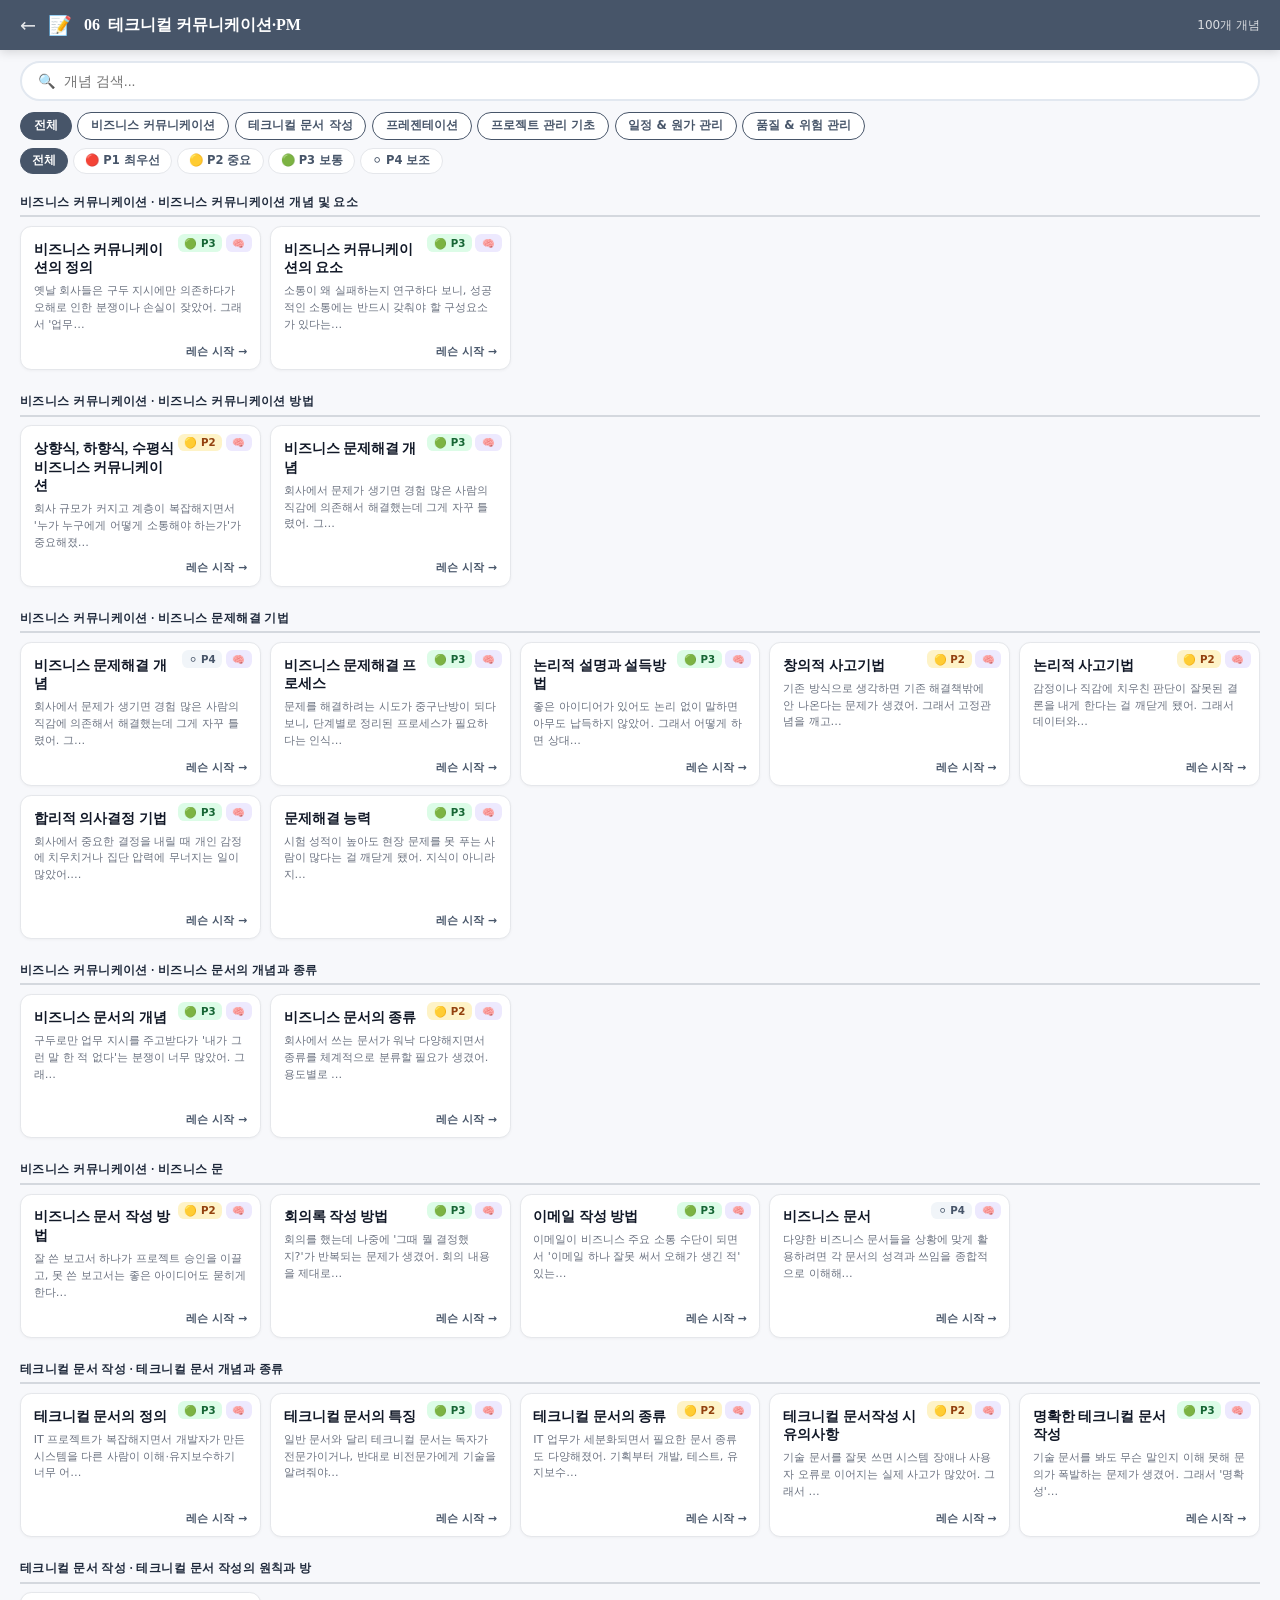
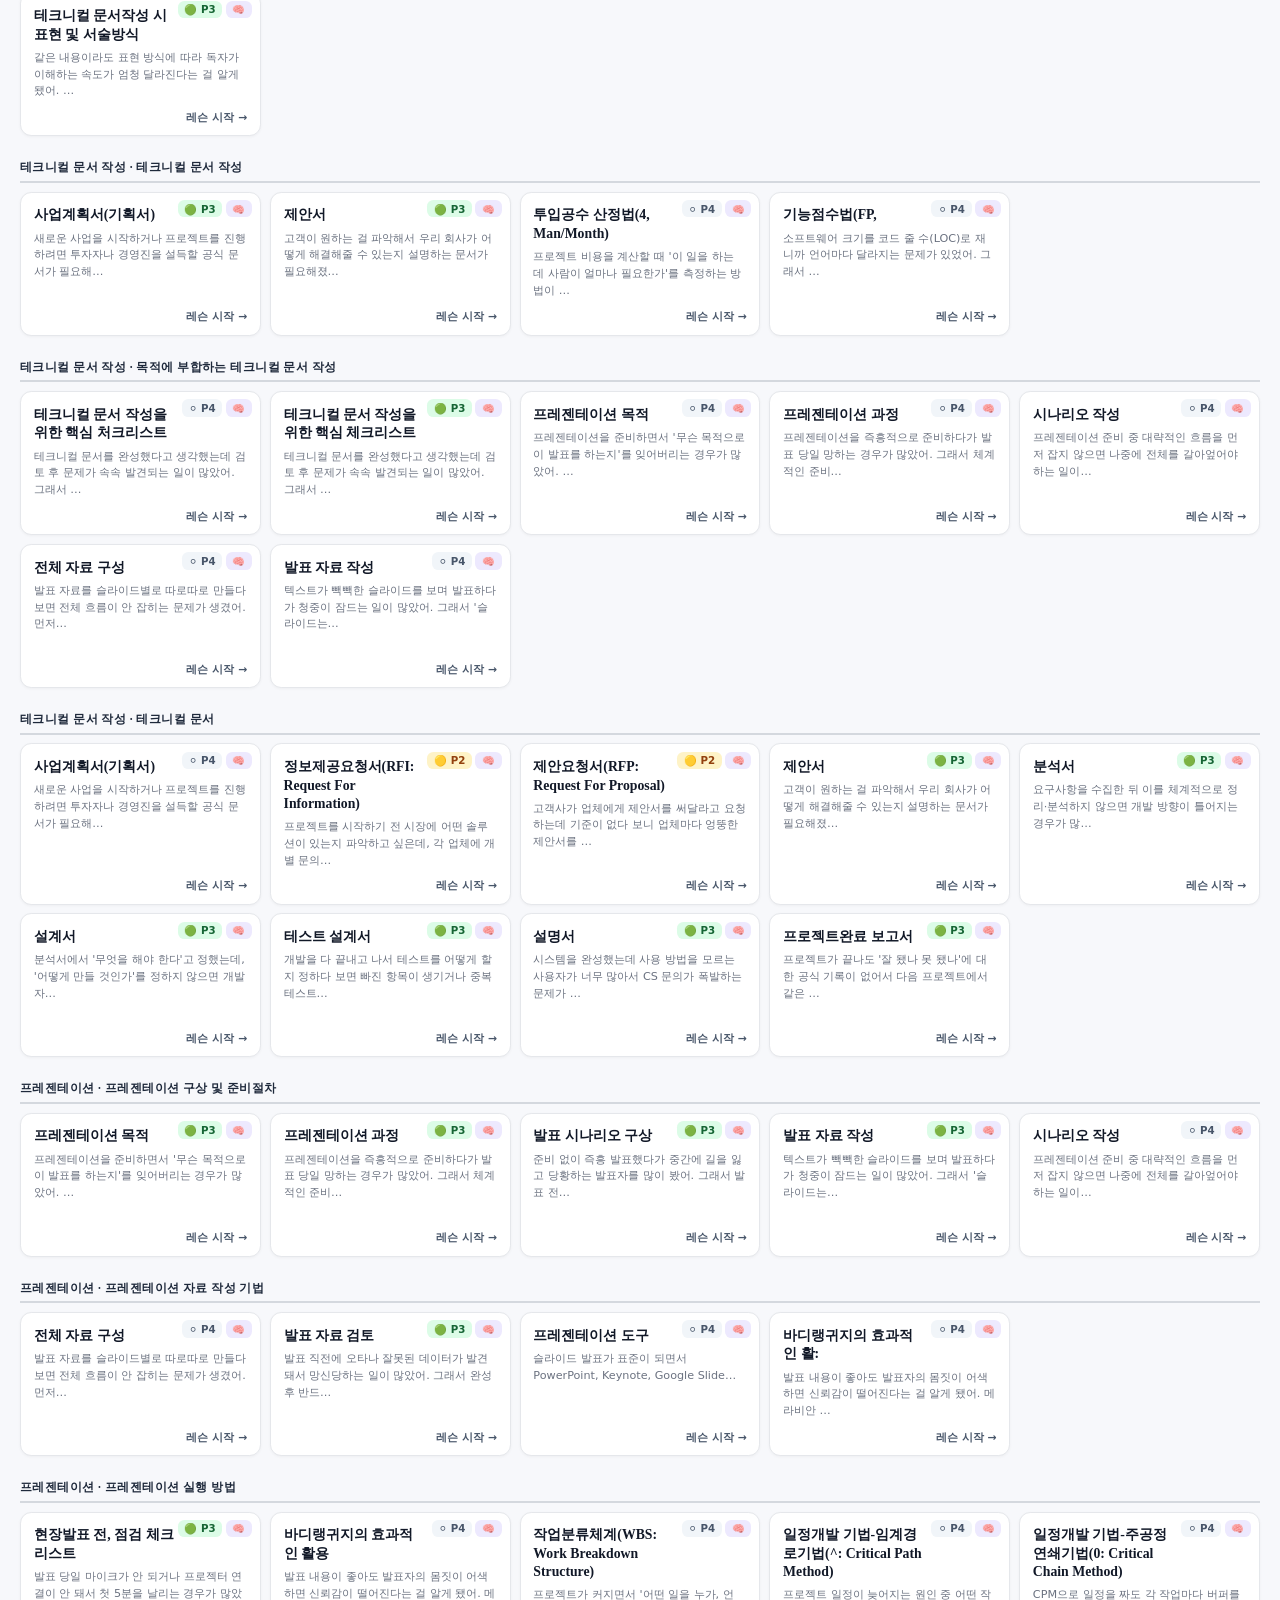
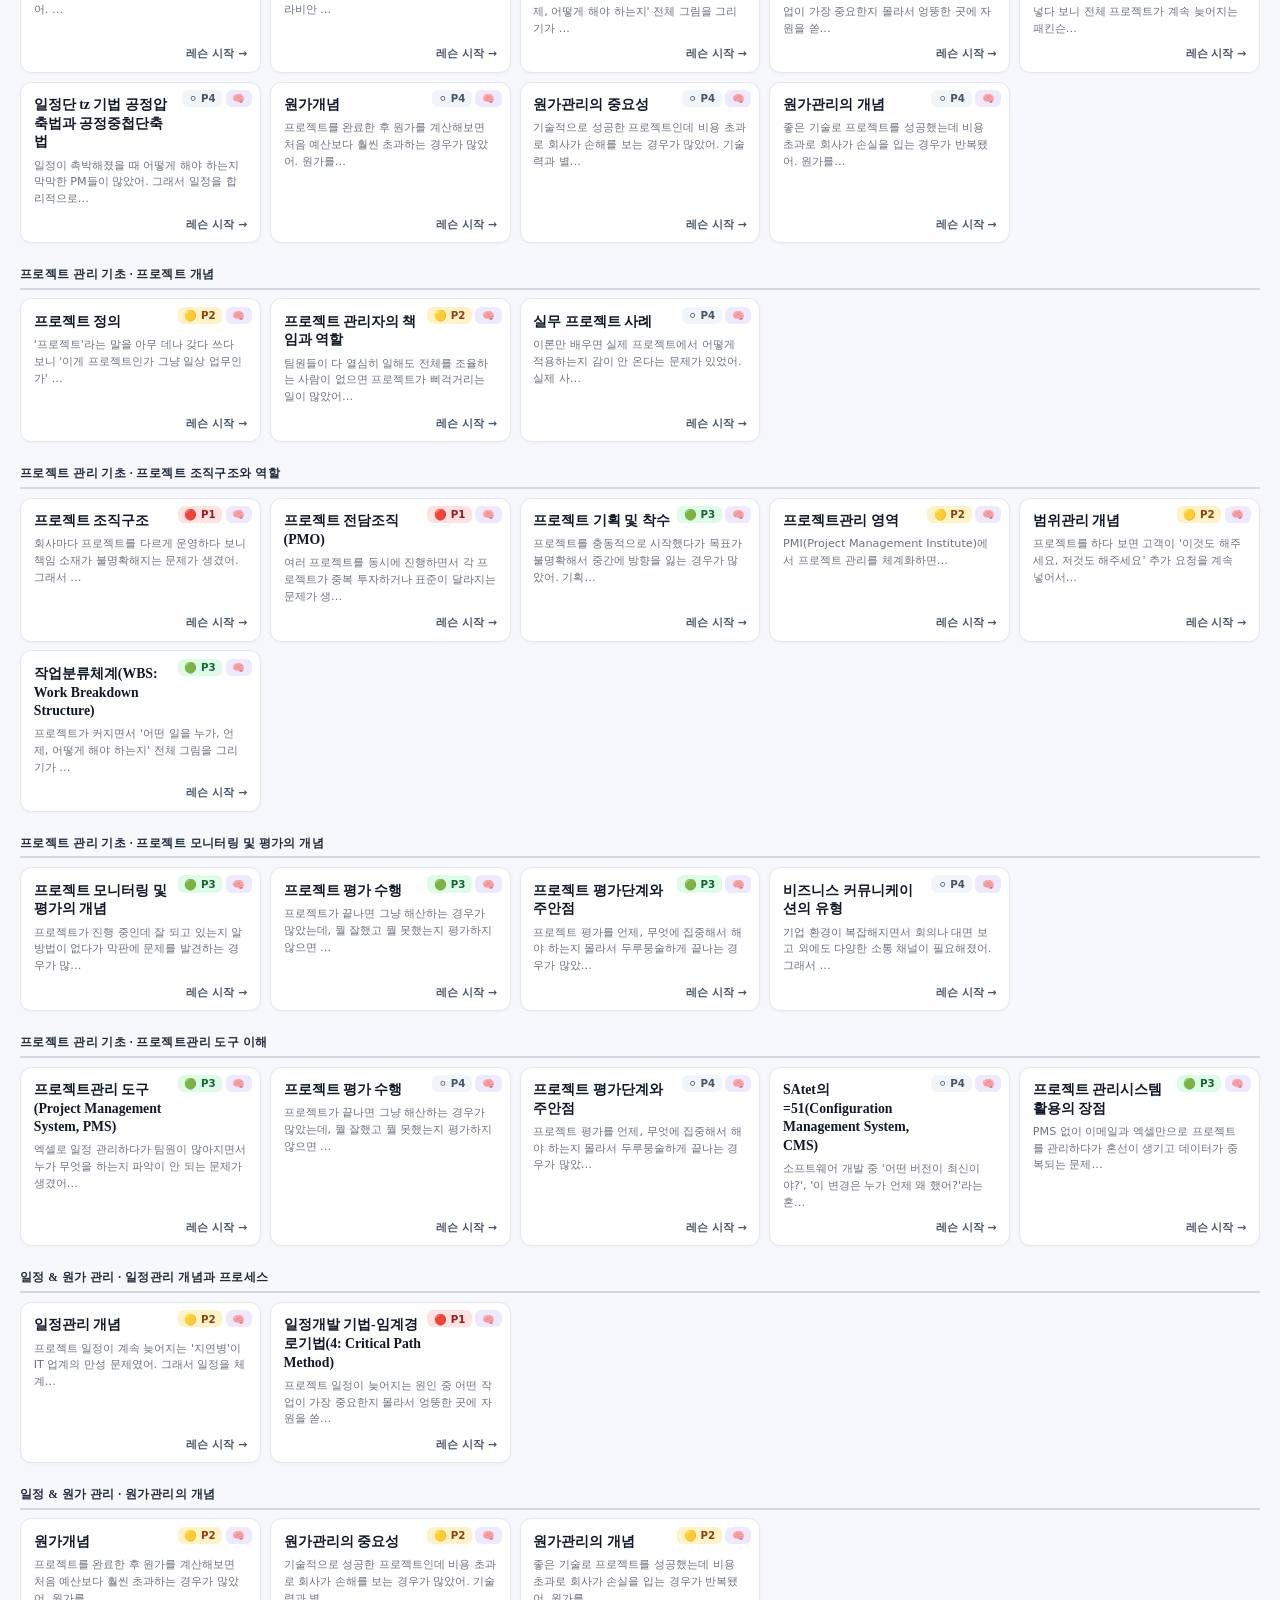
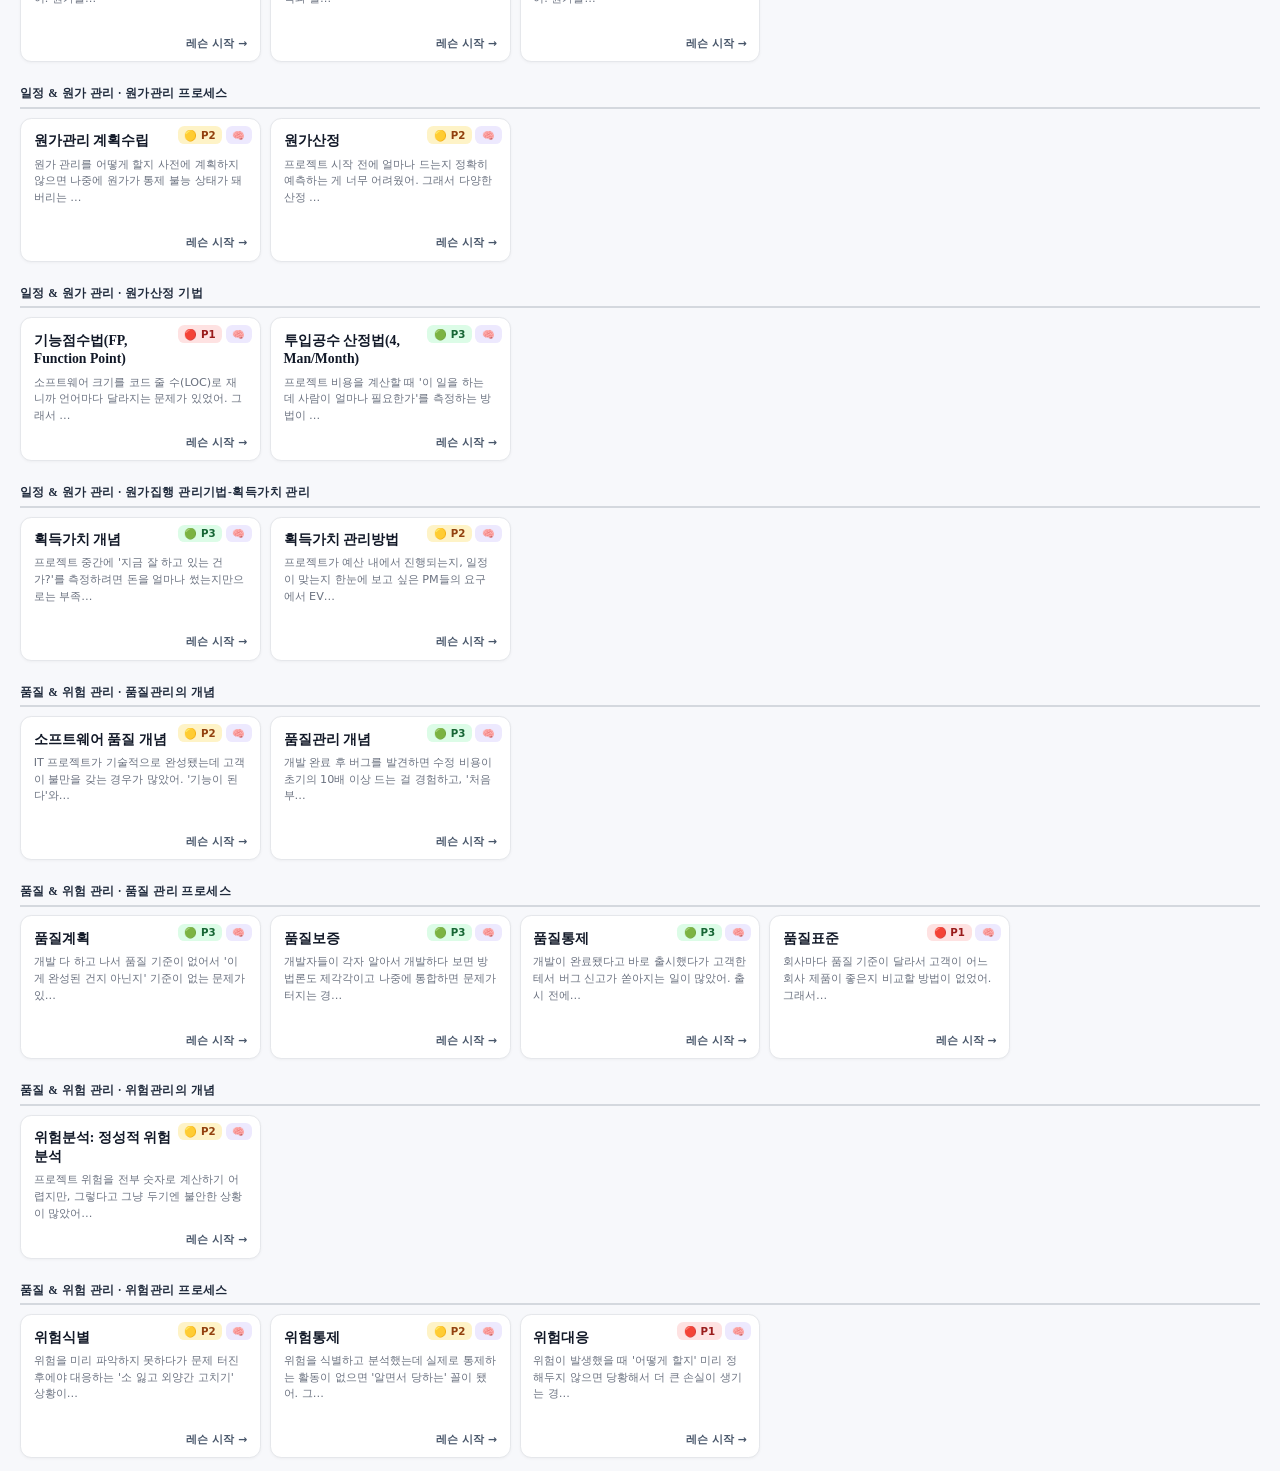
<file: topcit_lesson/06/index.html>
<!DOCTYPE html>
<html lang="ko">
<head>
<meta charset="UTF-8">
<meta name="viewport" content="width=device-width,initial-scale=1,maximum-scale=1,user-scalable=no">
<title>TOPCIT 06 테크니컬 커뮤니케이션·PM</title>
<style>
:root{--font-sans:"Apple SD Gothic Neo","Malgun Gothic","Noto Sans KR",system-ui,sans-serif;--font-serif:"NanumMyeongjo","Nanum Myeongjo","Batang","Apple SD Gothic Neo",serif}
*{box-sizing:border-box;margin:0;padding:0}
html,body{overflow-x:hidden}
body{font-family:var(--font-sans);background:#f7f8fb;color:#1f2937;min-height:100vh}

.header{background:#475569;color:#fff;padding:.85rem 1.25rem;display:flex;align-items:center;gap:.75rem;position:sticky;top:0;z-index:20;box-shadow:0 2px 10px rgba(0,0,0,.15)}
.header-back{color:#fff;text-decoration:none;font-size:1.2rem;opacity:.85}
.header h1{font-size:1rem;font-weight:800;flex:1;font-family:var(--font-serif)}
.header-cnt{font-size:.75rem;opacity:.8;white-space:nowrap}

.search-wrap{padding:.7rem 1.25rem .3rem}
.search{width:100%;padding:.6rem 1rem;border:2px solid #e2e8f0;border-radius:2rem;font-size:.88rem;outline:none;background:#fff;transition:border .2s}
.search:focus{border-color:#475569}

.tabs{display:flex;gap:.35rem;padding:.4rem 1.25rem .3rem;overflow-x:auto;scrollbar-width:none}
.tabs::-webkit-scrollbar{display:none}
.tab{flex-shrink:0;padding:.32rem .8rem;border-radius:2rem;border:1.5px solid #475569;background:#fff;color:#475569;font-size:.74rem;font-weight:700;cursor:pointer;white-space:nowrap;transition:all .15s;font-family:inherit}
.tab.active,.tab:hover{background:#475569;color:#fff}

.prio-bar{display:flex;gap:.3rem;padding:.2rem 1.25rem .6rem;overflow-x:auto;scrollbar-width:none}
.prio-bar::-webkit-scrollbar{display:none}
.pchip{flex-shrink:0;padding:.28rem .7rem;border-radius:2rem;border:1.5px solid #e5e7eb;background:#fff;color:#475569;font-size:.72rem;font-weight:700;cursor:pointer;white-space:nowrap;transition:all .15s;font-family:inherit}
.pchip:hover{border-color:var(--pc,#9ca3af);color:#111827}
.pchip.active{background:var(--pc,#475569);border-color:var(--pc,#475569);color:#fff}
.pchip[data-prio="all"].active{background:#475569;border-color:#475569;color:#fff}

.section-group{padding:.3rem 1.25rem .8rem}
.section-group.hidden{display:none}
.section-label{font-size:.72rem;font-weight:800;color:#1e293b;letter-spacing:.04em;padding:.4rem 0 .35rem;border-bottom:2px solid #47556933;margin-bottom:.55rem;font-family:var(--font-serif)}
.card-grid{display:grid;grid-template-columns:repeat(2,1fr);gap:.55rem}
@media(min-width:540px){.card-grid{grid-template-columns:repeat(3,1fr)}}
@media(min-width:900px){.card-grid{grid-template-columns:repeat(4,1fr)}}
@media(min-width:1200px){.card-grid{grid-template-columns:repeat(5,1fr)}}
.card{background:#fff;border-radius:.7rem;padding:.85rem .8rem .65rem;cursor:pointer;border:1.5px solid #e5e7eb;transition:all .18s;box-shadow:0 1px 3px rgba(0,0,0,.04);position:relative;display:flex;flex-direction:column;gap:.35rem;min-height:9rem}
.card:hover{border-color:#475569;box-shadow:0 4px 14px #47556933;transform:translateY(-2px)}
.card-badges{position:absolute;top:.45rem;right:.5rem;display:flex;gap:.2rem;font-size:.64rem}
.card-badges span{padding:.1rem .42rem;border-radius:.4rem;font-weight:700;line-height:1.4;white-space:nowrap}
.b-prio-1{background:#fee2e2;color:#991b1b}
.b-prio-2{background:#fef3c7;color:#92400e}
.b-prio-3{background:#dcfce7;color:#166534}
.b-prio-4{background:#f1f5f9;color:#475569}
.b-mn{background:#ede9fe;color:#5b21b6}
.card-title{font-size:.86rem;font-weight:700;color:#111827;line-height:1.35;padding-right:4.5rem;font-family:var(--font-serif)}
.card-preview{font-size:.7rem;color:#6b7280;line-height:1.5;flex:1}
.card-cta{font-size:.68rem;color:#475569;font-weight:700;text-align:right;margin-top:.25rem}
.card.hidden-card{display:none!important}

/* ───────── 레슨 모드 (풀스크린) ───────── */
.lesson{display:none;position:fixed;inset:0;background:#f7f8fb;z-index:1000;flex-direction:column}
.lesson.show{display:flex}
.l-head{background:#475569;color:#fff;padding:.7rem 1rem;display:flex;align-items:center;gap:.7rem;flex-shrink:0}
.l-back{background:none;border:none;color:#fff;font-size:1.3rem;cursor:pointer;padding:0;line-height:1;opacity:.9}
.l-title{flex:1;font-size:.92rem;font-weight:800;font-family:var(--font-serif);line-height:1.3;overflow:hidden;text-overflow:ellipsis;white-space:nowrap}
.l-page-ind{font-size:.78rem;font-weight:700;background:rgba(0,0,0,.18);padding:.18rem .55rem;border-radius:1rem;flex-shrink:0}
.l-progress{height:4px;background:rgba(0,0,0,.15);flex-shrink:0}
.l-progress-bar{height:100%;background:#fff;width:0%;transition:width .3s ease}
.l-body{flex:1;overflow-y:auto;padding:1.2rem 1.25rem 5rem;display:flex;flex-direction:column;gap:1rem;align-items:center}
.l-page{width:100%;max-width:680px;animation:slideIn .25s ease}
@keyframes slideIn{from{opacity:0;transform:translateY(8px)}to{opacity:1;transform:translateY(0)}}

.l-page-title{font-size:1.5rem;font-weight:800;color:#1e293b;margin-bottom:.5rem;font-family:var(--font-serif);line-height:1.3}
.l-page-meta{display:flex;flex-wrap:wrap;gap:.35rem;margin-bottom:.85rem}
.l-page-meta .chip{padding:.18rem .55rem;border-radius:1rem;font-size:.7rem;font-weight:700}
.chip-prio-1{background:#fee2e2;color:#991b1b}
.chip-prio-2{background:#fef3c7;color:#92400e}
.chip-prio-3{background:#dcfce7;color:#166534}
.chip-prio-4{background:#f1f5f9;color:#475569}
.l-page-kw{display:flex;flex-wrap:wrap;gap:.3rem;margin-bottom:1.2rem}
.l-page-kw span{background:#47556922;color:#1e293b;border:1px solid #47556955;border-radius:1rem;padding:.18rem .65rem;font-size:.72rem;font-weight:700}

.sec{border-radius:.7rem;padding:1rem 1.1rem;line-height:1.65;margin-bottom:.85rem}
.sec-summary{background:#47556911;border-left:5px solid #475569;font-size:.95rem;color:#111827;font-weight:600}
.sec-bg{background:#fef7ec;border-left:5px solid #d97706}
.sec-expl{background:#eef2ff;border-left:5px solid #4f46e5}
.sec-why{background:#ecfdf5;border-left:5px solid #059669}
.sec-term{background:#faf5ff;border-left:5px solid #7c3aed}
.sec-link{background:#fff7ed;border-left:5px solid #c2410c}
.sec-mn{background:linear-gradient(145deg,#fffef5 0%,#fff7d6 56%,#47556920 100%);color:#1f2937;font-weight:600;border:1.5px solid #47556933;border-left:5px solid #475569;box-shadow:0 10px 26px #47556914}
.sec-trap{background:#fff1f2;border:1.5px solid #fda4af;border-left:5px solid #e11d48;color:#881337}
.sec-src{background:#fff;border:1.5px solid #e5e7eb;border-left:5px solid #475569}
.sec-types{background:#f0f9ff;border:1.5px solid #bae6fd;border-left:5px solid #0284c7}
.sec-types .sec-label{color:#075985}
.types-caption{font-size:.8rem;color:#334155;margin-bottom:.6rem;line-height:1.55}
.types-list{display:flex;flex-direction:column;gap:.55rem;counter-reset:tc}
.type-item{display:grid;grid-template-columns:2rem 1fr;gap:.55rem;align-items:start;background:#fff;border:1px solid #e0f2fe;border-radius:.7rem;padding:.7rem .78rem;counter-increment:tc;position:relative}
.type-item::before{content:counter(tc);display:inline-flex;align-items:center;justify-content:center;width:1.7rem;height:1.7rem;border-radius:.5rem;background:#47556916;color:#1e293b;font-size:.8rem;font-weight:800;line-height:1}
.type-body{min-width:0}
.type-head{display:flex;flex-wrap:wrap;gap:.35rem;align-items:center;margin-bottom:.2rem}
.type-name{font-size:.92rem;font-weight:800;color:#0f172a;font-family:var(--font-serif)}
.type-en{font-size:.72rem;color:#64748b;font-weight:700}
.type-tier{display:inline-flex;align-items:center;padding:.08rem .42rem;border-radius:999px;font-size:.62rem;font-weight:800;letter-spacing:.04em}
.tier-strong{background:#fee2e2;color:#991b1b}
.tier-mid{background:#fef3c7;color:#92400e}
.tier-weak{background:#dcfce7;color:#166534}
.type-note{font-size:.86rem;line-height:1.68;color:#334155;word-break:keep-all}
.types-scale{display:flex;align-items:center;gap:.45rem;margin-top:.65rem;padding:.5rem .7rem;background:rgba(255,255,255,.7);border:1px dashed #bae6fd;border-radius:.6rem;font-size:.72rem;color:#475569;font-weight:700}
.types-scale .scale-arrow{flex:1;height:6px;border-radius:999px;background:linear-gradient(90deg,#16a34a,#d97706,#dc2626)}
.types-scale.reverse .scale-arrow{background:linear-gradient(90deg,#dc2626,#d97706,#16a34a)}
.sec-label{font-size:.7rem;font-weight:800;letter-spacing:.06em;text-transform:uppercase;margin-bottom:.5rem}
.sec-bg .sec-label{color:#92400e}
.sec-expl .sec-label{color:#3730a3}
.sec-why .sec-label{color:#065f46}
.sec-term .sec-label{color:#5b21b6}
.sec-link .sec-label{color:#9a3412}
.sec-mn .sec-label{color:#1e293b}
.sec-trap .sec-label{color:#9f1239}
.sec-summary .sec-label{color:#475569}
.sec-src .sec-label{color:#334155}
.sec p{font-size:.92rem;line-height:1.7}
.sec-mn p{font-size:.98rem}
.fact-list{display:flex;flex-direction:column;gap:.65rem}
.fact-item{background:rgba(255,255,255,.85);border:1px solid rgba(0,0,0,.06);border-radius:.85rem;padding:.78rem .85rem}
.fact-term{font-size:.86rem;font-weight:800;color:#111827;margin-bottom:.22rem}
.fact-note{font-size:.9rem;line-height:1.72;color:#374151;word-break:keep-all}
.fact-link-label{display:inline-flex;align-items:center;padding:.12rem .45rem;border-radius:999px;background:#47556914;color:#1e293b;font-size:.64rem;font-weight:800;letter-spacing:.04em;margin-bottom:.38rem}
.src-list{display:flex;flex-direction:column;gap:.5rem}
.src-link{display:flex;align-items:flex-start;gap:.45rem;text-decoration:none;color:#111827;background:#f9fafb;border:1px solid #e5e7eb;border-radius:.8rem;padding:.72rem .82rem;transition:border-color .15s,transform .15s}
.src-link:hover{border-color:#475569;transform:translateY(-1px)}
.src-bullet{flex-shrink:0;color:#475569;font-weight:800}
.src-text{font-size:.85rem;line-height:1.55}
.src-host{display:block;font-size:.72rem;color:#6b7280;margin-top:.1rem}
.mn-list{display:flex;flex-direction:column;gap:.55rem}
.mn-line{display:flex;align-items:flex-start;gap:.72rem;background:rgba(255,255,255,.82);border:1px solid #47556922;border-radius:.9rem;padding:.72rem .8rem .68rem;box-shadow:0 4px 12px rgba(0,0,0,.04)}
.mn-picto{flex-shrink:0;display:inline-flex;align-items:center;justify-content:center;width:1.6rem;height:1.6rem;border-radius:.45rem;background:#47556916;border:1px solid #47556926;font-size:.76rem;font-weight:800;line-height:1;color:#1e293b}
.mn-main{display:flex;flex-direction:column;gap:.28rem;min-width:0}
.mn-tag{display:inline-flex;align-items:center;width:fit-content;padding:.12rem .45rem;border-radius:999px;background:#47556918;color:#1e293b;font-size:.64rem;font-weight:800;letter-spacing:.05em}
.mn-text{font-size:.95rem;line-height:1.76;color:#1f2937;word-break:keep-all}
.mn-text strong{color:#475569;font-weight:800}

.ctable{width:100%;border-collapse:collapse;font-size:.82rem;background:#fff;border-radius:.5rem;overflow:hidden;margin-top:.4rem}
.ctable th{background:#475569;color:#fff;padding:.55rem .65rem;text-align:left;font-weight:700;font-size:.78rem}
.ctable td{padding:.55rem .65rem;border-top:1px solid #e5e7eb;vertical-align:top;line-height:1.55}
.ctable tr:nth-child(even) td{background:#f9fafb}

.done-page{text-align:center;padding:2.5rem 1rem}
.done-emoji{font-size:4.5rem;margin-bottom:1rem;animation:pop .4s ease}
@keyframes pop{from{transform:scale(0)}80%{transform:scale(1.2)}to{transform:scale(1)}}
.done-title{font-size:1.5rem;font-weight:800;color:#1e293b;margin-bottom:.5rem;font-family:var(--font-serif)}
.done-sub{font-size:.95rem;color:#6b7280;margin-bottom:2rem}
.done-actions{display:flex;flex-direction:column;gap:.6rem;max-width:300px;margin:0 auto}
.done-btn{padding:.85rem 1.4rem;border-radius:.7rem;font-size:.95rem;font-weight:700;cursor:pointer;border:none;font-family:inherit;transition:all .15s}
.done-btn-primary{background:#475569;color:#fff}
.done-btn-primary:hover{transform:translateY(-2px);box-shadow:0 4px 14px #47556955}
.done-btn-sub{background:#fff;color:#475569;border:1.5px solid #475569}
.done-btn-sub:hover{background:#47556911}

.l-foot{position:fixed;bottom:0;left:0;right:0;background:#fff;padding:.7rem 1rem;display:flex;gap:.5rem;border-top:1px solid #e5e7eb;z-index:1010}
.l-nav-btn{flex:1;padding:.7rem;border-radius:.55rem;border:1.5px solid #475569;background:#fff;color:#475569;font-size:.88rem;font-weight:700;cursor:pointer;font-family:inherit;transition:all .15s}
.l-nav-btn:hover:not(:disabled){background:#47556911}
.l-nav-btn:disabled{opacity:.35;cursor:not-allowed}
.l-nav-btn.primary{background:#475569;color:#fff;border-color:#475569}
.l-nav-btn.primary:hover:not(:disabled){background:#1e293b;border-color:#1e293b}
</style>
</head>
<body>

<div class="header">
  <a href="../" class="header-back">←</a>
  <span style="font-size:1.2rem">📝</span>
  <h1>06 &nbsp;테크니컬 커뮤니케이션·PM</h1>
  <span class="header-cnt">100개 개념</span>
</div>

<div class="search-wrap">
  <input class="search" type="text" placeholder="🔍  개념 검색..." oninput="applyFilters()">
</div>

<div class="tabs" id="tab-bar"><button class="tab active" onclick="filterTab(this,'all')">전체</button><button class="tab" onclick="filterTab(this,'0')">비즈니스 커뮤니케이션</button><button class="tab" onclick="filterTab(this,'1')">테크니컬 문서 작성</button><button class="tab" onclick="filterTab(this,'2')">프레젠테이션</button><button class="tab" onclick="filterTab(this,'3')">프로젝트 관리 기초</button><button class="tab" onclick="filterTab(this,'4')">일정 &amp; 원가 관리</button><button class="tab" onclick="filterTab(this,'5')">품질 &amp; 위험 관리</button></div>
<div class="prio-bar"><button class="pchip active" data-prio="all" onclick="filterPrio(this)">전체</button><button class="pchip" data-prio="1" onclick="filterPrio(this)" style="--pc:#dc2626">🔴 P1 최우선</button><button class="pchip" data-prio="2" onclick="filterPrio(this)" style="--pc:#d97706">🟡 P2 중요</button><button class="pchip" data-prio="3" onclick="filterPrio(this)" style="--pc:#16a34a">🟢 P3 보통</button><button class="pchip" data-prio="4" onclick="filterPrio(this)" style="--pc:#9ca3af">⚪ P4 보조</button></div>

<div id="card-content"><div class="section-group" data-chapter="0"><div class="section-label">비즈니스 커뮤니케이션 · 비즈니스 커뮤니케이션 개념 및 요소</div><div class="card-grid"><div class="card" data-prio="3" onclick="startLesson(0)"><div class="card-badges"><span class="b-prio b-prio-3" title="보통">🟢 P3</span><span class="b-mn" title="암기 포인트">🧠</span></div><div class="card-title">비즈니스 커뮤니케이션의 정의</div><div class="card-preview">옛날 회사들은 구두 지시에만 의존하다가 오해로 인한 분쟁이나 손실이 잦았어. 그래서 &#x27;업무…</div><div class="card-cta">레슨 시작 →</div></div><div class="card" data-prio="3" onclick="startLesson(1)"><div class="card-badges"><span class="b-prio b-prio-3" title="보통">🟢 P3</span><span class="b-mn" title="암기 포인트">🧠</span></div><div class="card-title">비즈니스 커뮤니케이션의 요소</div><div class="card-preview">소통이 왜 실패하는지 연구하다 보니, 성공적인 소통에는 반드시 갖춰야 할 구성요소가 있다는…</div><div class="card-cta">레슨 시작 →</div></div></div></div><div class="section-group" data-chapter="0"><div class="section-label">비즈니스 커뮤니케이션 · 비즈니스 커뮤니케이션 방법</div><div class="card-grid"><div class="card" data-prio="2" onclick="startLesson(2)"><div class="card-badges"><span class="b-prio b-prio-2" title="중요">🟡 P2</span><span class="b-mn" title="암기 포인트">🧠</span></div><div class="card-title">상향식, 하향식, 수평식 비즈니스 커뮤니케이션</div><div class="card-preview">회사 규모가 커지고 계층이 복잡해지면서 &#x27;누가 누구에게 어떻게 소통해야 하는가&#x27;가 중요해졌…</div><div class="card-cta">레슨 시작 →</div></div><div class="card" data-prio="3" onclick="startLesson(3)"><div class="card-badges"><span class="b-prio b-prio-3" title="보통">🟢 P3</span><span class="b-mn" title="암기 포인트">🧠</span></div><div class="card-title">비즈니스 문제해결 개념</div><div class="card-preview">회사에서 문제가 생기면 경험 많은 사람의 직감에 의존해서 해결했는데 그게 자꾸 틀렸어. 그…</div><div class="card-cta">레슨 시작 →</div></div></div></div><div class="section-group" data-chapter="0"><div class="section-label">비즈니스 커뮤니케이션 · 비즈니스 문제해결 기법</div><div class="card-grid"><div class="card" data-prio="4" onclick="startLesson(4)"><div class="card-badges"><span class="b-prio b-prio-4" title="보조">⚪ P4</span><span class="b-mn" title="암기 포인트">🧠</span></div><div class="card-title">비즈니스 문제해결 개념</div><div class="card-preview">회사에서 문제가 생기면 경험 많은 사람의 직감에 의존해서 해결했는데 그게 자꾸 틀렸어. 그…</div><div class="card-cta">레슨 시작 →</div></div><div class="card" data-prio="3" onclick="startLesson(5)"><div class="card-badges"><span class="b-prio b-prio-3" title="보통">🟢 P3</span><span class="b-mn" title="암기 포인트">🧠</span></div><div class="card-title">비즈니스 문제해결 프로세스</div><div class="card-preview">문제를 해결하려는 시도가 중구난방이 되다 보니, 단계별로 정리된 프로세스가 필요하다는 인식…</div><div class="card-cta">레슨 시작 →</div></div><div class="card" data-prio="3" onclick="startLesson(6)"><div class="card-badges"><span class="b-prio b-prio-3" title="보통">🟢 P3</span><span class="b-mn" title="암기 포인트">🧠</span></div><div class="card-title">논리적 설명과 설득방법</div><div class="card-preview">좋은 아이디어가 있어도 논리 없이 말하면 아무도 납득하지 않았어. 그래서 어떻게 하면 상대…</div><div class="card-cta">레슨 시작 →</div></div><div class="card" data-prio="2" onclick="startLesson(7)"><div class="card-badges"><span class="b-prio b-prio-2" title="중요">🟡 P2</span><span class="b-mn" title="암기 포인트">🧠</span></div><div class="card-title">창의적 사고기법</div><div class="card-preview">기존 방식으로 생각하면 기존 해결책밖에 안 나온다는 문제가 생겼어. 그래서 고정관념을 깨고…</div><div class="card-cta">레슨 시작 →</div></div><div class="card" data-prio="2" onclick="startLesson(8)"><div class="card-badges"><span class="b-prio b-prio-2" title="중요">🟡 P2</span><span class="b-mn" title="암기 포인트">🧠</span></div><div class="card-title">논리적 사고기법</div><div class="card-preview">감정이나 직감에 치우친 판단이 잘못된 결론을 내게 한다는 걸 깨닫게 됐어. 그래서 데이터와…</div><div class="card-cta">레슨 시작 →</div></div><div class="card" data-prio="3" onclick="startLesson(9)"><div class="card-badges"><span class="b-prio b-prio-3" title="보통">🟢 P3</span><span class="b-mn" title="암기 포인트">🧠</span></div><div class="card-title">합리적 의사결정 기법</div><div class="card-preview">회사에서 중요한 결정을 내릴 때 개인 감정에 치우치거나 집단 압력에 무너지는 일이 많았어.…</div><div class="card-cta">레슨 시작 →</div></div><div class="card" data-prio="3" onclick="startLesson(10)"><div class="card-badges"><span class="b-prio b-prio-3" title="보통">🟢 P3</span><span class="b-mn" title="암기 포인트">🧠</span></div><div class="card-title">문제해결 능력</div><div class="card-preview">시험 성적이 높아도 현장 문제를 못 푸는 사람이 많다는 걸 깨닫게 됐어. 지식이 아니라 지…</div><div class="card-cta">레슨 시작 →</div></div></div></div><div class="section-group" data-chapter="0"><div class="section-label">비즈니스 커뮤니케이션 · 비즈니스 문서의 개념과 종류</div><div class="card-grid"><div class="card" data-prio="3" onclick="startLesson(11)"><div class="card-badges"><span class="b-prio b-prio-3" title="보통">🟢 P3</span><span class="b-mn" title="암기 포인트">🧠</span></div><div class="card-title">비즈니스 문서의 개념</div><div class="card-preview">구두로만 업무 지시를 주고받다가 &#x27;내가 그런 말 한 적 없다&#x27;는 분쟁이 너무 많았어. 그래…</div><div class="card-cta">레슨 시작 →</div></div><div class="card" data-prio="2" onclick="startLesson(12)"><div class="card-badges"><span class="b-prio b-prio-2" title="중요">🟡 P2</span><span class="b-mn" title="암기 포인트">🧠</span></div><div class="card-title">비즈니스 문서의 종류</div><div class="card-preview">회사에서 쓰는 문서가 워낙 다양해지면서 종류를 체계적으로 분류할 필요가 생겼어. 용도별로 …</div><div class="card-cta">레슨 시작 →</div></div></div></div><div class="section-group" data-chapter="0"><div class="section-label">비즈니스 커뮤니케이션 · 비즈니스 문</div><div class="card-grid"><div class="card" data-prio="2" onclick="startLesson(13)"><div class="card-badges"><span class="b-prio b-prio-2" title="중요">🟡 P2</span><span class="b-mn" title="암기 포인트">🧠</span></div><div class="card-title">비즈니스 문서 작성 방법</div><div class="card-preview">잘 쓴 보고서 하나가 프로젝트 승인을 이끌고, 못 쓴 보고서는 좋은 아이디어도 묻히게 한다…</div><div class="card-cta">레슨 시작 →</div></div><div class="card" data-prio="3" onclick="startLesson(14)"><div class="card-badges"><span class="b-prio b-prio-3" title="보통">🟢 P3</span><span class="b-mn" title="암기 포인트">🧠</span></div><div class="card-title">회의록 작성 방법</div><div class="card-preview">회의를 했는데 나중에 &#x27;그때 뭘 결정했지?&#x27;가 반복되는 문제가 생겼어. 회의 내용을 제대로…</div><div class="card-cta">레슨 시작 →</div></div><div class="card" data-prio="3" onclick="startLesson(15)"><div class="card-badges"><span class="b-prio b-prio-3" title="보통">🟢 P3</span><span class="b-mn" title="암기 포인트">🧠</span></div><div class="card-title">이메일 작성 방법</div><div class="card-preview">이메일이 비즈니스 주요 소통 수단이 되면서 &#x27;이메일 하나 잘못 써서 오해가 생긴 적&#x27; 있는…</div><div class="card-cta">레슨 시작 →</div></div><div class="card" data-prio="4" onclick="startLesson(16)"><div class="card-badges"><span class="b-prio b-prio-4" title="보조">⚪ P4</span><span class="b-mn" title="암기 포인트">🧠</span></div><div class="card-title">비즈니스 문서</div><div class="card-preview">다양한 비즈니스 문서들을 상황에 맞게 활용하려면 각 문서의 성격과 쓰임을 종합적으로 이해해…</div><div class="card-cta">레슨 시작 →</div></div></div></div><div class="section-group" data-chapter="1"><div class="section-label">테크니컬 문서 작성 · 테크니컬 문서 개념과 종류</div><div class="card-grid"><div class="card" data-prio="3" onclick="startLesson(17)"><div class="card-badges"><span class="b-prio b-prio-3" title="보통">🟢 P3</span><span class="b-mn" title="암기 포인트">🧠</span></div><div class="card-title">테크니컬 문서의 정의</div><div class="card-preview">IT 프로젝트가 복잡해지면서 개발자가 만든 시스템을 다른 사람이 이해·유지보수하기 너무 어…</div><div class="card-cta">레슨 시작 →</div></div><div class="card" data-prio="3" onclick="startLesson(18)"><div class="card-badges"><span class="b-prio b-prio-3" title="보통">🟢 P3</span><span class="b-mn" title="암기 포인트">🧠</span></div><div class="card-title">테크니컬 문서의 특징</div><div class="card-preview">일반 문서와 달리 테크니컬 문서는 독자가 전문가이거나, 반대로 비전문가에게 기술을 알려줘야…</div><div class="card-cta">레슨 시작 →</div></div><div class="card" data-prio="2" onclick="startLesson(19)"><div class="card-badges"><span class="b-prio b-prio-2" title="중요">🟡 P2</span><span class="b-mn" title="암기 포인트">🧠</span></div><div class="card-title">테크니컬 문서의 종류</div><div class="card-preview">IT 업무가 세분화되면서 필요한 문서 종류도 다양해졌어. 기획부터 개발, 테스트, 유지보수…</div><div class="card-cta">레슨 시작 →</div></div><div class="card" data-prio="2" onclick="startLesson(20)"><div class="card-badges"><span class="b-prio b-prio-2" title="중요">🟡 P2</span><span class="b-mn" title="암기 포인트">🧠</span></div><div class="card-title">테크니컬 문서작성 시 유의사항</div><div class="card-preview">기술 문서를 잘못 쓰면 시스템 장애나 사용자 오류로 이어지는 실제 사고가 많았어. 그래서 …</div><div class="card-cta">레슨 시작 →</div></div><div class="card" data-prio="3" onclick="startLesson(21)"><div class="card-badges"><span class="b-prio b-prio-3" title="보통">🟢 P3</span><span class="b-mn" title="암기 포인트">🧠</span></div><div class="card-title">명확한 테크니컬 문서 작성</div><div class="card-preview">기술 문서를 봐도 무슨 말인지 이해 못해 문의가 폭발하는 문제가 생겼어. 그래서 &#x27;명확성&#x27;…</div><div class="card-cta">레슨 시작 →</div></div></div></div><div class="section-group" data-chapter="1"><div class="section-label">테크니컬 문서 작성 · 테크니컬 문서 작성의 원칙과 방</div><div class="card-grid"><div class="card" data-prio="3" onclick="startLesson(22)"><div class="card-badges"><span class="b-prio b-prio-3" title="보통">🟢 P3</span><span class="b-mn" title="암기 포인트">🧠</span></div><div class="card-title">테크니컬 문서작성 시 표현 및 서술방식</div><div class="card-preview">같은 내용이라도 표현 방식에 따라 독자가 이해하는 속도가 엄청 달라진다는 걸 알게 됐어. …</div><div class="card-cta">레슨 시작 →</div></div></div></div><div class="section-group" data-chapter="1"><div class="section-label">테크니컬 문서 작성 · 테크니컬 문서 작성</div><div class="card-grid"><div class="card" data-prio="3" onclick="startLesson(23)"><div class="card-badges"><span class="b-prio b-prio-3" title="보통">🟢 P3</span><span class="b-mn" title="암기 포인트">🧠</span></div><div class="card-title">사업계획서(기획서)</div><div class="card-preview">새로운 사업을 시작하거나 프로젝트를 진행하려면 투자자나 경영진을 설득할 공식 문서가 필요해…</div><div class="card-cta">레슨 시작 →</div></div><div class="card" data-prio="3" onclick="startLesson(24)"><div class="card-badges"><span class="b-prio b-prio-3" title="보통">🟢 P3</span><span class="b-mn" title="암기 포인트">🧠</span></div><div class="card-title">제안서</div><div class="card-preview">고객이 원하는 걸 파악해서 우리 회사가 어떻게 해결해줄 수 있는지 설명하는 문서가 필요해졌…</div><div class="card-cta">레슨 시작 →</div></div><div class="card" data-prio="4" onclick="startLesson(25)"><div class="card-badges"><span class="b-prio b-prio-4" title="보조">⚪ P4</span><span class="b-mn" title="암기 포인트">🧠</span></div><div class="card-title">투입공수 산정법(4, Man/Month)</div><div class="card-preview">프로젝트 비용을 계산할 때 &#x27;이 일을 하는 데 사람이 얼마나 필요한가&#x27;를 측정하는 방법이 …</div><div class="card-cta">레슨 시작 →</div></div><div class="card" data-prio="4" onclick="startLesson(26)"><div class="card-badges"><span class="b-prio b-prio-4" title="보조">⚪ P4</span><span class="b-mn" title="암기 포인트">🧠</span></div><div class="card-title">기능점수법(FP,</div><div class="card-preview">소프트웨어 크기를 코드 줄 수(LOC)로 재니까 언어마다 달라지는 문제가 있었어. 그래서 …</div><div class="card-cta">레슨 시작 →</div></div></div></div><div class="section-group" data-chapter="1"><div class="section-label">테크니컬 문서 작성 · 목적에 부합하는 테크니컬 문서 작성</div><div class="card-grid"><div class="card" data-prio="4" onclick="startLesson(27)"><div class="card-badges"><span class="b-prio b-prio-4" title="보조">⚪ P4</span><span class="b-mn" title="암기 포인트">🧠</span></div><div class="card-title">테크니컬 문서 작성을 위한 핵심 처크리스트</div><div class="card-preview">테크니컬 문서를 완성했다고 생각했는데 검토 후 문제가 속속 발견되는 일이 많았어. 그래서 …</div><div class="card-cta">레슨 시작 →</div></div><div class="card" data-prio="3" onclick="startLesson(28)"><div class="card-badges"><span class="b-prio b-prio-3" title="보통">🟢 P3</span><span class="b-mn" title="암기 포인트">🧠</span></div><div class="card-title">테크니컬 문서 작성을 위한 핵심 체크리스트</div><div class="card-preview">테크니컬 문서를 완성했다고 생각했는데 검토 후 문제가 속속 발견되는 일이 많았어. 그래서 …</div><div class="card-cta">레슨 시작 →</div></div><div class="card" data-prio="4" onclick="startLesson(29)"><div class="card-badges"><span class="b-prio b-prio-4" title="보조">⚪ P4</span><span class="b-mn" title="암기 포인트">🧠</span></div><div class="card-title">프레젠테이션 목적</div><div class="card-preview">프레젠테이션을 준비하면서 &#x27;무슨 목적으로 이 발표를 하는지&#x27;를 잊어버리는 경우가 많았어. …</div><div class="card-cta">레슨 시작 →</div></div><div class="card" data-prio="4" onclick="startLesson(30)"><div class="card-badges"><span class="b-prio b-prio-4" title="보조">⚪ P4</span><span class="b-mn" title="암기 포인트">🧠</span></div><div class="card-title">프레젠테이션 과정</div><div class="card-preview">프레젠테이션을 즉흥적으로 준비하다가 발표 당일 망하는 경우가 많았어. 그래서 체계적인 준비…</div><div class="card-cta">레슨 시작 →</div></div><div class="card" data-prio="4" onclick="startLesson(31)"><div class="card-badges"><span class="b-prio b-prio-4" title="보조">⚪ P4</span><span class="b-mn" title="암기 포인트">🧠</span></div><div class="card-title">시나리오 작성</div><div class="card-preview">프레젠테이션 준비 중 대략적인 흐름을 먼저 잡지 않으면 나중에 전체를 갈아엎어야 하는 일이…</div><div class="card-cta">레슨 시작 →</div></div><div class="card" data-prio="4" onclick="startLesson(32)"><div class="card-badges"><span class="b-prio b-prio-4" title="보조">⚪ P4</span><span class="b-mn" title="암기 포인트">🧠</span></div><div class="card-title">전체 자료 구성</div><div class="card-preview">발표 자료를 슬라이드별로 따로따로 만들다 보면 전체 흐름이 안 잡히는 문제가 생겼어. 먼저…</div><div class="card-cta">레슨 시작 →</div></div><div class="card" data-prio="4" onclick="startLesson(33)"><div class="card-badges"><span class="b-prio b-prio-4" title="보조">⚪ P4</span><span class="b-mn" title="암기 포인트">🧠</span></div><div class="card-title">발표 자료 작성</div><div class="card-preview">텍스트가 빽빽한 슬라이드를 보며 발표하다가 청중이 잠드는 일이 많았어. 그래서 &#x27;슬라이드는…</div><div class="card-cta">레슨 시작 →</div></div></div></div><div class="section-group" data-chapter="1"><div class="section-label">테크니컬 문서 작성 · 테크니컬 문서</div><div class="card-grid"><div class="card" data-prio="4" onclick="startLesson(34)"><div class="card-badges"><span class="b-prio b-prio-4" title="보조">⚪ P4</span><span class="b-mn" title="암기 포인트">🧠</span></div><div class="card-title">사업계획서(기획서)</div><div class="card-preview">새로운 사업을 시작하거나 프로젝트를 진행하려면 투자자나 경영진을 설득할 공식 문서가 필요해…</div><div class="card-cta">레슨 시작 →</div></div><div class="card" data-prio="2" onclick="startLesson(35)"><div class="card-badges"><span class="b-prio b-prio-2" title="중요">🟡 P2</span><span class="b-mn" title="암기 포인트">🧠</span></div><div class="card-title">정보제공요청서(RFI: Request For Information)</div><div class="card-preview">프로젝트를 시작하기 전 시장에 어떤 솔루션이 있는지 파악하고 싶은데, 각 업체에 개별 문의…</div><div class="card-cta">레슨 시작 →</div></div><div class="card" data-prio="2" onclick="startLesson(36)"><div class="card-badges"><span class="b-prio b-prio-2" title="중요">🟡 P2</span><span class="b-mn" title="암기 포인트">🧠</span></div><div class="card-title">제안요청서(RFP: Request For Proposal)</div><div class="card-preview">고객사가 업체에게 제안서를 써달라고 요청하는데 기준이 없다 보니 업체마다 엉뚱한 제안서를 …</div><div class="card-cta">레슨 시작 →</div></div><div class="card" data-prio="3" onclick="startLesson(37)"><div class="card-badges"><span class="b-prio b-prio-3" title="보통">🟢 P3</span><span class="b-mn" title="암기 포인트">🧠</span></div><div class="card-title">제안서</div><div class="card-preview">고객이 원하는 걸 파악해서 우리 회사가 어떻게 해결해줄 수 있는지 설명하는 문서가 필요해졌…</div><div class="card-cta">레슨 시작 →</div></div><div class="card" data-prio="3" onclick="startLesson(38)"><div class="card-badges"><span class="b-prio b-prio-3" title="보통">🟢 P3</span><span class="b-mn" title="암기 포인트">🧠</span></div><div class="card-title">분석서</div><div class="card-preview">요구사항을 수집한 뒤 이를 체계적으로 정리·분석하지 않으면 개발 방향이 틀어지는 경우가 많…</div><div class="card-cta">레슨 시작 →</div></div><div class="card" data-prio="3" onclick="startLesson(39)"><div class="card-badges"><span class="b-prio b-prio-3" title="보통">🟢 P3</span><span class="b-mn" title="암기 포인트">🧠</span></div><div class="card-title">설계서</div><div class="card-preview">분석서에서 &#x27;무엇을 해야 한다&#x27;고 정했는데, &#x27;어떻게 만들 것인가&#x27;를 정하지 않으면 개발자…</div><div class="card-cta">레슨 시작 →</div></div><div class="card" data-prio="3" onclick="startLesson(40)"><div class="card-badges"><span class="b-prio b-prio-3" title="보통">🟢 P3</span><span class="b-mn" title="암기 포인트">🧠</span></div><div class="card-title">테스트 설계서</div><div class="card-preview">개발을 다 끝내고 나서 테스트를 어떻게 할지 정하다 보면 빠진 항목이 생기거나 중복 테스트…</div><div class="card-cta">레슨 시작 →</div></div><div class="card" data-prio="3" onclick="startLesson(41)"><div class="card-badges"><span class="b-prio b-prio-3" title="보통">🟢 P3</span><span class="b-mn" title="암기 포인트">🧠</span></div><div class="card-title">설명서</div><div class="card-preview">시스템을 완성했는데 사용 방법을 모르는 사용자가 너무 많아서 CS 문의가 폭발하는 문제가 …</div><div class="card-cta">레슨 시작 →</div></div><div class="card" data-prio="3" onclick="startLesson(42)"><div class="card-badges"><span class="b-prio b-prio-3" title="보통">🟢 P3</span><span class="b-mn" title="암기 포인트">🧠</span></div><div class="card-title">프로젝트완료 보고서</div><div class="card-preview">프로젝트가 끝나도 &#x27;잘 됐나 못 됐나&#x27;에 대한 공식 기록이 없어서 다음 프로젝트에서 같은 …</div><div class="card-cta">레슨 시작 →</div></div></div></div><div class="section-group" data-chapter="2"><div class="section-label">프레젠테이션 · 프레젠테이션 구상 및 준비절차</div><div class="card-grid"><div class="card" data-prio="3" onclick="startLesson(43)"><div class="card-badges"><span class="b-prio b-prio-3" title="보통">🟢 P3</span><span class="b-mn" title="암기 포인트">🧠</span></div><div class="card-title">프레젠테이션 목적</div><div class="card-preview">프레젠테이션을 준비하면서 &#x27;무슨 목적으로 이 발표를 하는지&#x27;를 잊어버리는 경우가 많았어. …</div><div class="card-cta">레슨 시작 →</div></div><div class="card" data-prio="3" onclick="startLesson(44)"><div class="card-badges"><span class="b-prio b-prio-3" title="보통">🟢 P3</span><span class="b-mn" title="암기 포인트">🧠</span></div><div class="card-title">프레젠테이션 과정</div><div class="card-preview">프레젠테이션을 즉흥적으로 준비하다가 발표 당일 망하는 경우가 많았어. 그래서 체계적인 준비…</div><div class="card-cta">레슨 시작 →</div></div><div class="card" data-prio="3" onclick="startLesson(45)"><div class="card-badges"><span class="b-prio b-prio-3" title="보통">🟢 P3</span><span class="b-mn" title="암기 포인트">🧠</span></div><div class="card-title">발표 시나리오 구상</div><div class="card-preview">준비 없이 즉흥 발표했다가 중간에 길을 잃고 당황하는 발표자를 많이 봤어. 그래서 발표 전…</div><div class="card-cta">레슨 시작 →</div></div><div class="card" data-prio="3" onclick="startLesson(46)"><div class="card-badges"><span class="b-prio b-prio-3" title="보통">🟢 P3</span><span class="b-mn" title="암기 포인트">🧠</span></div><div class="card-title">발표 자료 작성</div><div class="card-preview">텍스트가 빽빽한 슬라이드를 보며 발표하다가 청중이 잠드는 일이 많았어. 그래서 &#x27;슬라이드는…</div><div class="card-cta">레슨 시작 →</div></div><div class="card" data-prio="4" onclick="startLesson(47)"><div class="card-badges"><span class="b-prio b-prio-4" title="보조">⚪ P4</span><span class="b-mn" title="암기 포인트">🧠</span></div><div class="card-title">시나리오 작성</div><div class="card-preview">프레젠테이션 준비 중 대략적인 흐름을 먼저 잡지 않으면 나중에 전체를 갈아엎어야 하는 일이…</div><div class="card-cta">레슨 시작 →</div></div></div></div><div class="section-group" data-chapter="2"><div class="section-label">프레젠테이션 · 프레젠테이션 자료 작성 기법</div><div class="card-grid"><div class="card" data-prio="4" onclick="startLesson(48)"><div class="card-badges"><span class="b-prio b-prio-4" title="보조">⚪ P4</span><span class="b-mn" title="암기 포인트">🧠</span></div><div class="card-title">전체 자료 구성</div><div class="card-preview">발표 자료를 슬라이드별로 따로따로 만들다 보면 전체 흐름이 안 잡히는 문제가 생겼어. 먼저…</div><div class="card-cta">레슨 시작 →</div></div><div class="card" data-prio="3" onclick="startLesson(49)"><div class="card-badges"><span class="b-prio b-prio-3" title="보통">🟢 P3</span><span class="b-mn" title="암기 포인트">🧠</span></div><div class="card-title">발표 자료 검토</div><div class="card-preview">발표 직전에 오타나 잘못된 데이터가 발견돼서 망신당하는 일이 많았어. 그래서 완성 후 반드…</div><div class="card-cta">레슨 시작 →</div></div><div class="card" data-prio="4" onclick="startLesson(50)"><div class="card-badges"><span class="b-prio b-prio-4" title="보조">⚪ P4</span><span class="b-mn" title="암기 포인트">🧠</span></div><div class="card-title">프레젠테이션 도구</div><div class="card-preview">슬라이드 발표가 표준이 되면서 PowerPoint, Keynote, Google Slide…</div><div class="card-cta">레슨 시작 →</div></div><div class="card" data-prio="4" onclick="startLesson(51)"><div class="card-badges"><span class="b-prio b-prio-4" title="보조">⚪ P4</span><span class="b-mn" title="암기 포인트">🧠</span></div><div class="card-title">바디랭귀지의 효과적인 활:</div><div class="card-preview">발표 내용이 좋아도 발표자의 몸짓이 어색하면 신뢰감이 떨어진다는 걸 알게 됐어. 메라비안 …</div><div class="card-cta">레슨 시작 →</div></div></div></div><div class="section-group" data-chapter="2"><div class="section-label">프레젠테이션 · 프레젠테이션 실행 방법</div><div class="card-grid"><div class="card" data-prio="3" onclick="startLesson(52)"><div class="card-badges"><span class="b-prio b-prio-3" title="보통">🟢 P3</span><span class="b-mn" title="암기 포인트">🧠</span></div><div class="card-title">현장발표 전, 점검 체크리스트</div><div class="card-preview">발표 당일 마이크가 안 되거나 프로젝터 연결이 안 돼서 첫 5분을 날리는 경우가 많았어. …</div><div class="card-cta">레슨 시작 →</div></div><div class="card" data-prio="4" onclick="startLesson(53)"><div class="card-badges"><span class="b-prio b-prio-4" title="보조">⚪ P4</span><span class="b-mn" title="암기 포인트">🧠</span></div><div class="card-title">바디랭귀지의 효과적인 활용</div><div class="card-preview">발표 내용이 좋아도 발표자의 몸짓이 어색하면 신뢰감이 떨어진다는 걸 알게 됐어. 메라비안 …</div><div class="card-cta">레슨 시작 →</div></div><div class="card" data-prio="4" onclick="startLesson(54)"><div class="card-badges"><span class="b-prio b-prio-4" title="보조">⚪ P4</span><span class="b-mn" title="암기 포인트">🧠</span></div><div class="card-title">작업분류체계(WBS: Work Breakdown Structure)</div><div class="card-preview">프로젝트가 커지면서 &#x27;어떤 일을 누가, 언제, 어떻게 해야 하는지&#x27; 전체 그림을 그리기가 …</div><div class="card-cta">레슨 시작 →</div></div><div class="card" data-prio="4" onclick="startLesson(55)"><div class="card-badges"><span class="b-prio b-prio-4" title="보조">⚪ P4</span><span class="b-mn" title="암기 포인트">🧠</span></div><div class="card-title">일정개발 기법-임계경로기법(^: Critical Path Method)</div><div class="card-preview">프로젝트 일정이 늦어지는 원인 중 어떤 작업이 가장 중요한지 몰라서 엉뚱한 곳에 자원을 쏟…</div><div class="card-cta">레슨 시작 →</div></div><div class="card" data-prio="4" onclick="startLesson(56)"><div class="card-badges"><span class="b-prio b-prio-4" title="보조">⚪ P4</span><span class="b-mn" title="암기 포인트">🧠</span></div><div class="card-title">일정개발 기법-주공정연쇄기법(0: Critical Chain Method)</div><div class="card-preview">CPM으로 일정을 짜도 각 작업마다 버퍼를 넣다 보니 전체 프로젝트가 계속 늦어지는 패킨슨…</div><div class="card-cta">레슨 시작 →</div></div><div class="card" data-prio="4" onclick="startLesson(57)"><div class="card-badges"><span class="b-prio b-prio-4" title="보조">⚪ P4</span><span class="b-mn" title="암기 포인트">🧠</span></div><div class="card-title">일정단 tz 기법 공정압축법과 공정중첩단축법</div><div class="card-preview">일정이 촉박해졌을 때 어떻게 해야 하는지 막막한 PM들이 많았어. 그래서 일정을 합리적으로…</div><div class="card-cta">레슨 시작 →</div></div><div class="card" data-prio="4" onclick="startLesson(58)"><div class="card-badges"><span class="b-prio b-prio-4" title="보조">⚪ P4</span><span class="b-mn" title="암기 포인트">🧠</span></div><div class="card-title">원가개념</div><div class="card-preview">프로젝트를 완료한 후 원가를 계산해보면 처음 예산보다 훨씬 초과하는 경우가 많았어. 원가를…</div><div class="card-cta">레슨 시작 →</div></div><div class="card" data-prio="4" onclick="startLesson(59)"><div class="card-badges"><span class="b-prio b-prio-4" title="보조">⚪ P4</span><span class="b-mn" title="암기 포인트">🧠</span></div><div class="card-title">원가관리의 중요성</div><div class="card-preview">기술적으로 성공한 프로젝트인데 비용 초과로 회사가 손해를 보는 경우가 많았어. 기술력과 별…</div><div class="card-cta">레슨 시작 →</div></div><div class="card" data-prio="4" onclick="startLesson(60)"><div class="card-badges"><span class="b-prio b-prio-4" title="보조">⚪ P4</span><span class="b-mn" title="암기 포인트">🧠</span></div><div class="card-title">원가관리의 개념</div><div class="card-preview">좋은 기술로 프로젝트를 성공했는데 비용 초과로 회사가 손실을 입는 경우가 반복됐어. 원가를…</div><div class="card-cta">레슨 시작 →</div></div></div></div><div class="section-group" data-chapter="3"><div class="section-label">프로젝트 관리 기초 · 프로젝트 개념</div><div class="card-grid"><div class="card" data-prio="2" onclick="startLesson(61)"><div class="card-badges"><span class="b-prio b-prio-2" title="중요">🟡 P2</span><span class="b-mn" title="암기 포인트">🧠</span></div><div class="card-title">프로젝트 정의</div><div class="card-preview">&#x27;프로젝트&#x27;라는 말을 아무 데나 갖다 쓰다 보니 &#x27;이게 프로젝트인가 그냥 일상 업무인가&#x27; …</div><div class="card-cta">레슨 시작 →</div></div><div class="card" data-prio="2" onclick="startLesson(62)"><div class="card-badges"><span class="b-prio b-prio-2" title="중요">🟡 P2</span><span class="b-mn" title="암기 포인트">🧠</span></div><div class="card-title">프로젝트 관리자의 책임과 역할</div><div class="card-preview">팀원들이 다 열심히 일해도 전체를 조율하는 사람이 없으면 프로젝트가 삐걱거리는 일이 많았어…</div><div class="card-cta">레슨 시작 →</div></div><div class="card" data-prio="4" onclick="startLesson(63)"><div class="card-badges"><span class="b-prio b-prio-4" title="보조">⚪ P4</span><span class="b-mn" title="암기 포인트">🧠</span></div><div class="card-title">실무 프로젝트 사례</div><div class="card-preview">이론만 배우면 실제 프로젝트에서 어떻게 적용하는지 감이 안 온다는 문제가 있었어. 실제 사…</div><div class="card-cta">레슨 시작 →</div></div></div></div><div class="section-group" data-chapter="3"><div class="section-label">프로젝트 관리 기초 · 프로젝트 조직구조와 역할</div><div class="card-grid"><div class="card" data-prio="1" onclick="startLesson(64)"><div class="card-badges"><span class="b-prio b-prio-1" title="최우선">🔴 P1</span><span class="b-mn" title="암기 포인트">🧠</span></div><div class="card-title">프로젝트 조직구조</div><div class="card-preview">회사마다 프로젝트를 다르게 운영하다 보니 책임 소재가 불명확해지는 문제가 생겼어. 그래서 …</div><div class="card-cta">레슨 시작 →</div></div><div class="card" data-prio="1" onclick="startLesson(65)"><div class="card-badges"><span class="b-prio b-prio-1" title="최우선">🔴 P1</span><span class="b-mn" title="암기 포인트">🧠</span></div><div class="card-title">프로젝트 전담조직(PMO)</div><div class="card-preview">여러 프로젝트를 동시에 진행하면서 각 프로젝트가 중복 투자하거나 표준이 달라지는 문제가 생…</div><div class="card-cta">레슨 시작 →</div></div><div class="card" data-prio="3" onclick="startLesson(66)"><div class="card-badges"><span class="b-prio b-prio-3" title="보통">🟢 P3</span><span class="b-mn" title="암기 포인트">🧠</span></div><div class="card-title">프로젝트 기획 및 착수</div><div class="card-preview">프로젝트를 충동적으로 시작했다가 목표가 불명확해서 중간에 방향을 잃는 경우가 많았어. 기획…</div><div class="card-cta">레슨 시작 →</div></div><div class="card" data-prio="2" onclick="startLesson(67)"><div class="card-badges"><span class="b-prio b-prio-2" title="중요">🟡 P2</span><span class="b-mn" title="암기 포인트">🧠</span></div><div class="card-title">프로젝트관리 영역</div><div class="card-preview">PMI(Project Management Institute)에서 프로젝트 관리를 체계화하면…</div><div class="card-cta">레슨 시작 →</div></div><div class="card" data-prio="2" onclick="startLesson(68)"><div class="card-badges"><span class="b-prio b-prio-2" title="중요">🟡 P2</span><span class="b-mn" title="암기 포인트">🧠</span></div><div class="card-title">범위관리 개념</div><div class="card-preview">프로젝트를 하다 보면 고객이 &#x27;이것도 해주세요, 저것도 해주세요&#x27; 추가 요청을 계속 넣어서…</div><div class="card-cta">레슨 시작 →</div></div><div class="card" data-prio="3" onclick="startLesson(69)"><div class="card-badges"><span class="b-prio b-prio-3" title="보통">🟢 P3</span><span class="b-mn" title="암기 포인트">🧠</span></div><div class="card-title">작업분류체계(WBS: Work Breakdown Structure)</div><div class="card-preview">프로젝트가 커지면서 &#x27;어떤 일을 누가, 언제, 어떻게 해야 하는지&#x27; 전체 그림을 그리기가 …</div><div class="card-cta">레슨 시작 →</div></div></div></div><div class="section-group" data-chapter="3"><div class="section-label">프로젝트 관리 기초 · 프로젝트 모니터링 및 평가의 개념</div><div class="card-grid"><div class="card" data-prio="3" onclick="startLesson(70)"><div class="card-badges"><span class="b-prio b-prio-3" title="보통">🟢 P3</span><span class="b-mn" title="암기 포인트">🧠</span></div><div class="card-title">프로젝트 모니터링 및 평가의 개념</div><div class="card-preview">프로젝트가 진행 중인데 잘 되고 있는지 알 방법이 없다가 막판에 문제를 발견하는 경우가 많…</div><div class="card-cta">레슨 시작 →</div></div><div class="card" data-prio="3" onclick="startLesson(71)"><div class="card-badges"><span class="b-prio b-prio-3" title="보통">🟢 P3</span><span class="b-mn" title="암기 포인트">🧠</span></div><div class="card-title">프로젝트 평가 수행</div><div class="card-preview">프로젝트가 끝나면 그냥 해산하는 경우가 많았는데, 뭘 잘했고 뭘 못했는지 평가하지 않으면 …</div><div class="card-cta">레슨 시작 →</div></div><div class="card" data-prio="3" onclick="startLesson(72)"><div class="card-badges"><span class="b-prio b-prio-3" title="보통">🟢 P3</span><span class="b-mn" title="암기 포인트">🧠</span></div><div class="card-title">프로젝트 평가단계와 주안점</div><div class="card-preview">프로젝트 평가를 언제, 무엇에 집중해서 해야 하는지 몰라서 두루뭉술하게 끝나는 경우가 많았…</div><div class="card-cta">레슨 시작 →</div></div><div class="card" data-prio="4" onclick="startLesson(73)"><div class="card-badges"><span class="b-prio b-prio-4" title="보조">⚪ P4</span><span class="b-mn" title="암기 포인트">🧠</span></div><div class="card-title">비즈니스 커뮤니케이션의 유형</div><div class="card-preview">기업 환경이 복잡해지면서 회의나 대면 보고 외에도 다양한 소통 채널이 필요해졌어. 그래서 …</div><div class="card-cta">레슨 시작 →</div></div></div></div><div class="section-group" data-chapter="3"><div class="section-label">프로젝트 관리 기초 · 프로젝트관리 도구 이해</div><div class="card-grid"><div class="card" data-prio="3" onclick="startLesson(74)"><div class="card-badges"><span class="b-prio b-prio-3" title="보통">🟢 P3</span><span class="b-mn" title="암기 포인트">🧠</span></div><div class="card-title">프로젝트관리 도구(Project Management System, PMS)</div><div class="card-preview">엑셀로 일정 관리하다가 팀원이 많아지면서 누가 무엇을 하는지 파악이 안 되는 문제가 생겼어…</div><div class="card-cta">레슨 시작 →</div></div><div class="card" data-prio="4" onclick="startLesson(75)"><div class="card-badges"><span class="b-prio b-prio-4" title="보조">⚪ P4</span><span class="b-mn" title="암기 포인트">🧠</span></div><div class="card-title">프로젝트 평가 수행</div><div class="card-preview">프로젝트가 끝나면 그냥 해산하는 경우가 많았는데, 뭘 잘했고 뭘 못했는지 평가하지 않으면 …</div><div class="card-cta">레슨 시작 →</div></div><div class="card" data-prio="4" onclick="startLesson(76)"><div class="card-badges"><span class="b-prio b-prio-4" title="보조">⚪ P4</span><span class="b-mn" title="암기 포인트">🧠</span></div><div class="card-title">프로젝트 평가단계와 주안점</div><div class="card-preview">프로젝트 평가를 언제, 무엇에 집중해서 해야 하는지 몰라서 두루뭉술하게 끝나는 경우가 많았…</div><div class="card-cta">레슨 시작 →</div></div><div class="card" data-prio="4" onclick="startLesson(77)"><div class="card-badges"><span class="b-prio b-prio-4" title="보조">⚪ P4</span><span class="b-mn" title="암기 포인트">🧠</span></div><div class="card-title">SAtet의 =51(Configuration Management System, CMS)</div><div class="card-preview">소프트웨어 개발 중 &#x27;어떤 버전이 최신이야?&#x27;, &#x27;이 변경은 누가 언제 왜 했어?&#x27;라는 혼…</div><div class="card-cta">레슨 시작 →</div></div><div class="card" data-prio="3" onclick="startLesson(78)"><div class="card-badges"><span class="b-prio b-prio-3" title="보통">🟢 P3</span><span class="b-mn" title="암기 포인트">🧠</span></div><div class="card-title">프로젝트 관리시스템 활용의 장점</div><div class="card-preview">PMS 없이 이메일과 엑셀만으로 프로젝트를 관리하다가 혼선이 생기고 데이터가 중복되는 문제…</div><div class="card-cta">레슨 시작 →</div></div></div></div><div class="section-group" data-chapter="4"><div class="section-label">일정 &amp; 원가 관리 · 일정관리 개념과 프로세스</div><div class="card-grid"><div class="card" data-prio="2" onclick="startLesson(79)"><div class="card-badges"><span class="b-prio b-prio-2" title="중요">🟡 P2</span><span class="b-mn" title="암기 포인트">🧠</span></div><div class="card-title">일정관리 개념</div><div class="card-preview">프로젝트 일정이 계속 늦어지는 &#x27;지연병&#x27;이 IT 업계의 만성 문제였어. 그래서 일정을 체계…</div><div class="card-cta">레슨 시작 →</div></div><div class="card" data-prio="1" onclick="startLesson(80)"><div class="card-badges"><span class="b-prio b-prio-1" title="최우선">🔴 P1</span><span class="b-mn" title="암기 포인트">🧠</span></div><div class="card-title">일정개발 기법-임계경로기법(4: Critical Path Method)</div><div class="card-preview">프로젝트 일정이 늦어지는 원인 중 어떤 작업이 가장 중요한지 몰라서 엉뚱한 곳에 자원을 쏟…</div><div class="card-cta">레슨 시작 →</div></div></div></div><div class="section-group" data-chapter="4"><div class="section-label">일정 &amp; 원가 관리 · 원가관리의 개념</div><div class="card-grid"><div class="card" data-prio="2" onclick="startLesson(81)"><div class="card-badges"><span class="b-prio b-prio-2" title="중요">🟡 P2</span><span class="b-mn" title="암기 포인트">🧠</span></div><div class="card-title">원가개념</div><div class="card-preview">프로젝트를 완료한 후 원가를 계산해보면 처음 예산보다 훨씬 초과하는 경우가 많았어. 원가를…</div><div class="card-cta">레슨 시작 →</div></div><div class="card" data-prio="2" onclick="startLesson(82)"><div class="card-badges"><span class="b-prio b-prio-2" title="중요">🟡 P2</span><span class="b-mn" title="암기 포인트">🧠</span></div><div class="card-title">원가관리의 중요성</div><div class="card-preview">기술적으로 성공한 프로젝트인데 비용 초과로 회사가 손해를 보는 경우가 많았어. 기술력과 별…</div><div class="card-cta">레슨 시작 →</div></div><div class="card" data-prio="2" onclick="startLesson(83)"><div class="card-badges"><span class="b-prio b-prio-2" title="중요">🟡 P2</span><span class="b-mn" title="암기 포인트">🧠</span></div><div class="card-title">원가관리의 개념</div><div class="card-preview">좋은 기술로 프로젝트를 성공했는데 비용 초과로 회사가 손실을 입는 경우가 반복됐어. 원가를…</div><div class="card-cta">레슨 시작 →</div></div></div></div><div class="section-group" data-chapter="4"><div class="section-label">일정 &amp; 원가 관리 · 원가관리 프로세스</div><div class="card-grid"><div class="card" data-prio="2" onclick="startLesson(84)"><div class="card-badges"><span class="b-prio b-prio-2" title="중요">🟡 P2</span><span class="b-mn" title="암기 포인트">🧠</span></div><div class="card-title">원가관리 계획수립</div><div class="card-preview">원가 관리를 어떻게 할지 사전에 계획하지 않으면 나중에 원가가 통제 불능 상태가 돼버리는 …</div><div class="card-cta">레슨 시작 →</div></div><div class="card" data-prio="2" onclick="startLesson(85)"><div class="card-badges"><span class="b-prio b-prio-2" title="중요">🟡 P2</span><span class="b-mn" title="암기 포인트">🧠</span></div><div class="card-title">원가산정</div><div class="card-preview">프로젝트 시작 전에 얼마나 드는지 정확히 예측하는 게 너무 어려웠어. 그래서 다양한 산정 …</div><div class="card-cta">레슨 시작 →</div></div></div></div><div class="section-group" data-chapter="4"><div class="section-label">일정 &amp; 원가 관리 · 원가산정 기법</div><div class="card-grid"><div class="card" data-prio="1" onclick="startLesson(86)"><div class="card-badges"><span class="b-prio b-prio-1" title="최우선">🔴 P1</span><span class="b-mn" title="암기 포인트">🧠</span></div><div class="card-title">기능점수법(FP, Function Point)</div><div class="card-preview">소프트웨어 크기를 코드 줄 수(LOC)로 재니까 언어마다 달라지는 문제가 있었어. 그래서 …</div><div class="card-cta">레슨 시작 →</div></div><div class="card" data-prio="3" onclick="startLesson(87)"><div class="card-badges"><span class="b-prio b-prio-3" title="보통">🟢 P3</span><span class="b-mn" title="암기 포인트">🧠</span></div><div class="card-title">투입공수 산정법(4, Man/Month)</div><div class="card-preview">프로젝트 비용을 계산할 때 &#x27;이 일을 하는 데 사람이 얼마나 필요한가&#x27;를 측정하는 방법이 …</div><div class="card-cta">레슨 시작 →</div></div></div></div><div class="section-group" data-chapter="4"><div class="section-label">일정 &amp; 원가 관리 · 원가집행 관리기법-획득가치 관리</div><div class="card-grid"><div class="card" data-prio="3" onclick="startLesson(88)"><div class="card-badges"><span class="b-prio b-prio-3" title="보통">🟢 P3</span><span class="b-mn" title="암기 포인트">🧠</span></div><div class="card-title">획득가치 개념</div><div class="card-preview">프로젝트 중간에 &#x27;지금 잘 하고 있는 건가?&#x27;를 측정하려면 돈을 얼마나 썼는지만으로는 부족…</div><div class="card-cta">레슨 시작 →</div></div><div class="card" data-prio="2" onclick="startLesson(89)"><div class="card-badges"><span class="b-prio b-prio-2" title="중요">🟡 P2</span><span class="b-mn" title="암기 포인트">🧠</span></div><div class="card-title">획득가치 관리방법</div><div class="card-preview">프로젝트가 예산 내에서 진행되는지, 일정이 맞는지 한눈에 보고 싶은 PM들의 요구에서 EV…</div><div class="card-cta">레슨 시작 →</div></div></div></div><div class="section-group" data-chapter="5"><div class="section-label">품질 &amp; 위험 관리 · 품질관리의 개념</div><div class="card-grid"><div class="card" data-prio="2" onclick="startLesson(90)"><div class="card-badges"><span class="b-prio b-prio-2" title="중요">🟡 P2</span><span class="b-mn" title="암기 포인트">🧠</span></div><div class="card-title">소프트웨어 품질 개념</div><div class="card-preview">IT 프로젝트가 기술적으로 완성됐는데 고객이 불만을 갖는 경우가 많았어. &#x27;기능이 된다&#x27;와…</div><div class="card-cta">레슨 시작 →</div></div><div class="card" data-prio="3" onclick="startLesson(91)"><div class="card-badges"><span class="b-prio b-prio-3" title="보통">🟢 P3</span><span class="b-mn" title="암기 포인트">🧠</span></div><div class="card-title">품질관리 개념</div><div class="card-preview">개발 완료 후 버그를 발견하면 수정 비용이 초기의 10배 이상 드는 걸 경험하고, &#x27;처음부…</div><div class="card-cta">레슨 시작 →</div></div></div></div><div class="section-group" data-chapter="5"><div class="section-label">품질 &amp; 위험 관리 · 품질 관리 프로세스</div><div class="card-grid"><div class="card" data-prio="3" onclick="startLesson(92)"><div class="card-badges"><span class="b-prio b-prio-3" title="보통">🟢 P3</span><span class="b-mn" title="암기 포인트">🧠</span></div><div class="card-title">품질계획</div><div class="card-preview">개발 다 하고 나서 품질 기준이 없어서 &#x27;이게 완성된 건지 아닌지&#x27; 기준이 없는 문제가 있…</div><div class="card-cta">레슨 시작 →</div></div><div class="card" data-prio="3" onclick="startLesson(93)"><div class="card-badges"><span class="b-prio b-prio-3" title="보통">🟢 P3</span><span class="b-mn" title="암기 포인트">🧠</span></div><div class="card-title">품질보증</div><div class="card-preview">개발자들이 각자 알아서 개발하다 보면 방법론도 제각각이고 나중에 통합하면 문제가 터지는 경…</div><div class="card-cta">레슨 시작 →</div></div><div class="card" data-prio="3" onclick="startLesson(94)"><div class="card-badges"><span class="b-prio b-prio-3" title="보통">🟢 P3</span><span class="b-mn" title="암기 포인트">🧠</span></div><div class="card-title">품질통제</div><div class="card-preview">개발이 완료됐다고 바로 출시했다가 고객한테서 버그 신고가 쏟아지는 일이 많았어. 출시 전에…</div><div class="card-cta">레슨 시작 →</div></div><div class="card" data-prio="1" onclick="startLesson(95)"><div class="card-badges"><span class="b-prio b-prio-1" title="최우선">🔴 P1</span><span class="b-mn" title="암기 포인트">🧠</span></div><div class="card-title">품질표준</div><div class="card-preview">회사마다 품질 기준이 달라서 고객이 어느 회사 제품이 좋은지 비교할 방법이 없었어. 그래서…</div><div class="card-cta">레슨 시작 →</div></div></div></div><div class="section-group" data-chapter="5"><div class="section-label">품질 &amp; 위험 관리 · 위험관리의 개념</div><div class="card-grid"><div class="card" data-prio="2" onclick="startLesson(96)"><div class="card-badges"><span class="b-prio b-prio-2" title="중요">🟡 P2</span><span class="b-mn" title="암기 포인트">🧠</span></div><div class="card-title">위험분석: 정성적 위험분석</div><div class="card-preview">프로젝트 위험을 전부 숫자로 계산하기 어렵지만, 그렇다고 그냥 두기엔 불안한 상황이 많았어…</div><div class="card-cta">레슨 시작 →</div></div></div></div><div class="section-group" data-chapter="5"><div class="section-label">품질 &amp; 위험 관리 · 위험관리 프로세스</div><div class="card-grid"><div class="card" data-prio="2" onclick="startLesson(97)"><div class="card-badges"><span class="b-prio b-prio-2" title="중요">🟡 P2</span><span class="b-mn" title="암기 포인트">🧠</span></div><div class="card-title">위험식별</div><div class="card-preview">위험을 미리 파악하지 못하다가 문제 터진 후에야 대응하는 &#x27;소 잃고 외양간 고치기&#x27; 상황이…</div><div class="card-cta">레슨 시작 →</div></div><div class="card" data-prio="2" onclick="startLesson(98)"><div class="card-badges"><span class="b-prio b-prio-2" title="중요">🟡 P2</span><span class="b-mn" title="암기 포인트">🧠</span></div><div class="card-title">위험통제</div><div class="card-preview">위험을 식별하고 분석했는데 실제로 통제하는 활동이 없으면 &#x27;알면서 당하는&#x27; 꼴이 됐어. 그…</div><div class="card-cta">레슨 시작 →</div></div><div class="card" data-prio="1" onclick="startLesson(99)"><div class="card-badges"><span class="b-prio b-prio-1" title="최우선">🔴 P1</span><span class="b-mn" title="암기 포인트">🧠</span></div><div class="card-title">위험대응</div><div class="card-preview">위험이 발생했을 때 &#x27;어떻게 할지&#x27; 미리 정해두지 않으면 당황해서 더 큰 손실이 생기는 경…</div><div class="card-cta">레슨 시작 →</div></div></div></div></div>

<!-- ── 레슨 모드 ── -->
<div class="lesson" id="lesson">
  <div class="l-head">
    <button class="l-back" onclick="exitLesson()">←</button>
    <div class="l-title" id="l-title"></div>
    <div class="l-page-ind" id="l-page-ind">1 / 1</div>
  </div>
  <div class="l-progress"><div class="l-progress-bar" id="l-progress-bar"></div></div>
  <div class="l-body" id="l-body"></div>
  <div class="l-foot">
    <button class="l-nav-btn" id="l-prev" onclick="prevPage()">← 이전</button>
    <button class="l-nav-btn primary" id="l-next" onclick="nextPage()">다음 →</button>
  </div>
</div>

<script>
const LESSONS = [{"title": "비즈니스 커뮤니케이션의 정의", "keywords": [], "summary": "", "background": "옛날 회사들은 구두 지시에만 의존하다가 오해로 인한 분쟁이나 손실이 잦았어. 그래서 '업무 목적의 소통'을 체계화한 비즈니스 커뮤니케이션 개념이 정립됐지.", "explanation": "비즈니스 커뮤니케이션은 회사에서 목적을 갖고 정보를 주고받는 모든 행위야. 친구한테 '밥 먹었어?' 카톡 보내는 건 그냥 대화지만, 상사에게 '프로젝트 완료 보고드립니다' 이메일 보내는 건 비즈니스 커뮤니케이션이야. 목적·형식·결과가 있다는 게 핵심이야.", "why": "", "term_focus": [], "connections": [], "types": null, "mnemonic": "비즈니스 커뮤니케이션 = **목·형·결** → 목적 있는 / 형식 있는 / 결과 만드는 소통", "trap": "", "table": [], "sources": [], "priority": 3}, {"title": "비즈니스 커뮤니케이션의 요소", "keywords": [], "summary": "", "background": "소통이 왜 실패하는지 연구하다 보니, 성공적인 소통에는 반드시 갖춰야 할 구성요소가 있다는 걸 발견했어. Shannon & Weaver의 통신 모델에서 비롯된 개념이야.", "explanation": "카카오톡 메시지 하나를 생각해봐. 보내는 나(송신자), 내 말(메시지), 카톡 앱(채널), 받는 친구(수신자), 친구 답장(피드백), 와이파이 끊김(잡음). 이 6가지가 비즈니스 커뮤니케이션의 핵심 요소야.", "why": "", "term_focus": [], "connections": [], "types": {"caption": "비즈니스 커뮤니케이션 프로세스를 구성하는 핵심 요소들. 송신자가 메시지를 채널을 통해 수신자에게 전달하고 피드백을 받는 순환 구조.", "items": [{"name": "송신자", "en": "Sender", "note": "메시지를 생성·전달하는 주체. 청중의 지식·경험·관심도를 고려하여 메시지를 구성해야 한다."}, {"name": "메시지", "en": "Message", "note": "전달하고자 하는 정보나 내용. 명확하고 구조화된 형태로 구성되어야 오해의 소지가 줄어든다."}, {"name": "채널", "en": "Channel", "note": "메시지가 전달되는 매체. 회의·이메일·전화·보고서·공식문서 등. 정보충실도에 따라 선택한다."}, {"name": "수신자", "en": "Receiver", "note": "메시지를 받는 주체. 수신자의 이해와 해석에 따라 커뮤니케이션의 효과가 달라진다."}, {"name": "피드백", "en": "Feedback", "note": "수신자가 송신자에게 되돌려주는 반응. 커뮤니케이션의 쌍방향성을 확보한다."}, {"name": "정보(현황)", "en": "Context", "note": "커뮤니케이션의 맥락과 배경. 상황에 따라 같은 메시지도 다르게 해석될 수 있다."}]}, "mnemonic": "**송메채수피잡** → 송신자·메시지·채널·수신자·피드백·잡음 (\"송아지가 메밀채로 수염 피부에 잡티를!\")", "trap": "", "table": [], "sources": [{"title": "TOPCIT ESSENCE ver.3 — 테크니컬 커뮤니케이션·프로젝트 관리", "note": "정보통신산업진흥원(NIPA) 공식 교재"}], "priority": 3}, {"title": "상향식, 하향식, 수평식 비즈니스 커뮤니케이션", "keywords": [], "summary": "", "background": "회사 규모가 커지고 계층이 복잡해지면서 '누가 누구에게 어떻게 소통해야 하는가'가 중요해졌어. 그래서 소통 방향을 3가지로 나눠 정리하게 됐지.", "explanation": "학교로 치면, 학생이 선생님께 숙제 제출하는 게 상향식(아래→위), 교장 선생님이 조회에서 공지하는 게 하향식(위→아래), 같은 반 친구끼리 조별과제 이야기하는 게 수평식이야. 이 세 방향이 균형 잡혀야 소통이 잘 돼.", "why": "", "term_focus": [], "connections": [], "types": null, "mnemonic": "**상하수** → 상향(위로)·하향(아래로)·수평(옆으로) → 상하수도처럼 방향이 3가지!", "trap": "", "table": [], "sources": [], "priority": 2}, {"title": "비즈니스 문제해결 개념", "keywords": [], "summary": "", "background": "회사에서 문제가 생기면 경험 많은 사람의 직감에 의존해서 해결했는데 그게 자꾸 틀렸어. 그래서 감이 아닌 체계적인 방법으로 문제를 해결하자는 개념이 등장했지.", "explanation": "비즈니스 문제해결은 '문제 발견 → 원인 분석 → 해결책 개발 → 실행 → 평가'하는 과정이야. 수학 문제 푸는 것처럼, 감이 아니라 논리적 절차를 따라서 답을 찾는 거야.", "why": "", "term_focus": [], "connections": [], "types": null, "mnemonic": "**발원해실평** → 발견·원인분석·해결책·실행·평가 (\"발원지에서 해 실어 평야로!\")", "trap": "", "table": [], "sources": [], "priority": 3}, {"title": "비즈니스 문제해결 개념", "keywords": ["활동들", "일체", "프로세스"], "summary": "", "background": "회사에서 문제가 생기면 경험 많은 사람의 직감에 의존해서 해결했는데 그게 자꾸 틀렸어. 그래서 감이 아닌 체계적인 방법으로 문제를 해결하자는 개념이 등장했지.", "explanation": "비즈니스 문제해결은 '문제 발견 → 원인 분석 → 해결책 개발 → 실행 → 평가'하는 과정이야. 수학 문제 푸는 것처럼, 감이 아니라 논리적 절차를 따라서 답을 찾는 거야.", "why": "", "term_focus": [], "connections": [], "types": null, "mnemonic": "**발원해실평** → 발견·원인분석·해결책·실행·평가 (\"발원지에서 해 실어 평야로!\")", "trap": "", "table": [], "sources": [], "priority": 4}, {"title": "비즈니스 문제해결 프로세스", "keywords": ["활동들", "일체", "프로세스"], "summary": "", "background": "문제를 해결하려는 시도가 중구난방이 되다 보니, 단계별로 정리된 프로세스가 필요하다는 인식이 생겼어. 많은 경영 컨설팅 회사들이 이 프로세스를 표준화했지.", "explanation": "요리 레시피처럼, 비즈니스 문제도 순서대로 풀어야 해 — 문제정의 → 현황파악 → 원인분석 → 해결안 도출 → 실행 → 사후평가. 순서를 건너뛰면 엉뚱한 해결책이 나와.", "why": "", "term_focus": [], "connections": [], "types": null, "mnemonic": "**정황원도실사** → 정의·현황·원인·도출·실행·사후평가 (\"정황상 원도심 실사하러 가자!\")", "trap": "", "table": [], "sources": [], "priority": 3}, {"title": "논리적 설명과 설득방법", "keywords": ["활동들", "일체", "프로세스"], "summary": "", "background": "좋은 아이디어가 있어도 논리 없이 말하면 아무도 납득하지 않았어. 그래서 어떻게 하면 상대방을 논리적으로 설득할 수 있는지 체계가 잡혔지.", "explanation": "논리적 설득의 핵심은 3단계야. 주장(내가 하고 싶은 말) → 근거(왜 그렇게 생각하는지) → 결론(그래서 어떻게 해야 한다). 판사한테 '제 의뢰인은 무죄입니다(주장) — 알리바이가 있습니다(근거) — 석방해주세요(결론)'처럼 구성하는 거야.", "why": "", "term_focus": [], "connections": [], "types": null, "mnemonic": "**주·근·결** → 주장 → 근거 → 결론, 논리의 삼각형", "trap": "", "table": [], "sources": [], "priority": 3}, {"title": "창의적 사고기법", "keywords": ["활동들", "일체", "프로세스"], "summary": "", "background": "기존 방식으로 생각하면 기존 해결책밖에 안 나온다는 문제가 생겼어. 그래서 고정관념을 깨고 새로운 아이디어를 낼 수 있는 기법들이 개발됐지.", "explanation": "대표 창의적 사고기법은 브레인스토밍(자유롭게 아이디어 쏟아내기), 마인드맵(생각을 나무처럼 확장하기), 6색 모자 기법(여러 관점에서 돌아가며 생각하기), 역브레인스토밍(반대로 생각하기) 등이야. 정답이 없는 문제에서 새로운 길을 찾는 도구들이야.", "why": "", "term_focus": [], "connections": [], "types": {"caption": "일상적인 문제를 명확히 정의하고 이를 해결하기 위한 솔루션이나 프로세스를 다양한 아이디어를 통해 이끌어내는 수평적 사고기법.", "items": [{"name": "브레인 스토밍", "en": "Brainstorming", "note": "1940년대 미국의 광고업자 알렉스 오스본이 고안. 정신병 상태와 같은 이상 현상을 회의에서의 아이디어 도출에 사용. 문제 원인 분석, 해결안 도출, 평가기준 개발 등 문제해결 전 과정에서 활용."}, {"name": "여섯 가지 생각모자", "en": "6 Thinking Hats", "note": "에드워드 드 보노(Edward de Bono)가 개발. 여섯 명이 서로 다른 역할(하얀-객관적 사실, 빨간-감정, 검은-부정, 노란-긍정, 녹색-창조, 파란-객관적 정리)을 맡아 다양한 발상으로 최적의 결과를 도출."}, {"name": "랜덤 워드", "en": "Random Word", "note": "드 보노 교수가 고안. 독특한 아이디어가 나올 때까지 다양한 단어들을 제시하고 그 중 무작위로 단어를 선택·조합하여 단어의 유추를 통해 강제로 과제와 연결시켜 새로운 아이디어를 유도."}, {"name": "SCAMPER", "en": "스캠퍼", "note": "오스본의 체크리스트를 에이벌(Bob Eberle)이 발전시킨 분석기법. S(Substitute 대체), C(Combine 결합), A(Adapt 응용), M(Modify/Magnify 수정/확대), P(Put to Other Uses 다르게 활용), E(Eliminate 제거), R(Rearrange/Reverse 재배열/뒤집기)."}, {"name": "TRIZ", "en": "Theory Of Inventive Problem Solving", "note": "러시아의 발명가 알트슐러 박사가 수만 건의 기존 발명 분석을 통해 창출한 문제해결·아이디어 구체화 기법. 40가지 발명의 원리, 76가지 표준 해결책, 4가지 분리의 원리 등을 활용."}]}, "mnemonic": "**브마육역** → 브레인스토밍·마인드맵·육색모자·역발상 (\"브라마 소가 육지에서 역주행!\")", "trap": "", "table": [], "sources": [{"title": "TOPCIT ESSENCE ver.3 — 테크니컬 커뮤니케이션·프로젝트 관리", "note": "정보통신산업진흥원(NIPA) 공식 교재"}], "priority": 2}, {"title": "논리적 사고기법", "keywords": ["활동들", "일체", "프로세스"], "summary": "", "background": "감정이나 직감에 치우친 판단이 잘못된 결론을 내게 한다는 걸 깨닫게 됐어. 그래서 데이터와 근거에 기반해 체계적으로 생각하는 논리적 사고기법이 발달했지.", "explanation": "핵심은 피라미드 원칙이야 — 결론을 먼저 말하고 근거를 쌓아. 귀납법(사례 여러 개 → 결론)과 연역법(원칙 → 구체 사례)을 활용하고, MECE(Mutually Exclusive Collectively Exhaustive, 상호배타·전체포괄)하게 생각하는 것도 핵심이야.", "why": "", "term_focus": [], "connections": [], "types": {"caption": "근본원인에 따라 문제를 분류하고 사실에 입각해 문제를 풀어나가는 수직적 사고기법. 객관적 지표 기반 데이터를 통해 미래를 예측한다.", "items": [{"name": "MECE", "en": "Mutually Exclusive and Collectively Exhaustive", "note": "'상호 중복 없이 전체적으로 빠진 것이 없는' 상태로 어떤 정보나 메시지를 중복이나 누락 없이 구성하는 것. 예: '시간'을 과거·현재·미래로 그룹화하면 MECE 조건 만족."}, {"name": "로직트리", "en": "Logic Tree", "note": "MECE의 사고방식에 따라 주요 항목을 트리 형태로 분해한 것. 논리적인 사고를 촉진할 수 있고 폭넓은 아이디어를 창출하며 누락 없는 체크리스트로도 활용 가능."}, {"name": "연역법", "en": "Deduction", "note": "이미 알고 있는 일반적인 전제로부터 구체적 사실을 도출하는 방법. 직접 추론(하나의 전제→하나의 사실)과 간접 추론(2개 이상의 전제→구체적 사실). 예: '모든 사람은 죽는다. 소크라테스는 사람이다. 따라서 소크라테스는 죽는다.'"}, {"name": "귀납법", "en": "Induction", "note": "1620년 프랜시스 베이컨이 창안. 경험적 사실로부터 추측·가설과 원리를 생각해내고 경험적 사실로 참/거짓을 판단. 여러 구체적 사실로부터 일반적 원리를 도출. 예: '소크라테스도 죽었다. 소크라테스는 사람이다. 따라서 사람은 죽는다.'"}]}, "mnemonic": "**피귀연MECE** → 피라미드·귀납·연역·MECE (\"피가 귀에서 연기처럼 미세하게!\")", "trap": "", "table": [], "sources": [{"title": "TOPCIT ESSENCE ver.3 — 테크니컬 커뮤니케이션·프로젝트 관리", "note": "정보통신산업진흥원(NIPA) 공식 교재"}], "priority": 2}, {"title": "합리적 의사결정 기법", "keywords": ["활동들", "일체", "프로세스"], "summary": "", "background": "회사에서 중요한 결정을 내릴 때 개인 감정에 치우치거나 집단 압력에 무너지는 일이 많았어. 그래서 객관적이고 체계적으로 최선의 선택을 하는 기법들이 개발됐지.", "explanation": "의사결정 매트릭스는 여러 선택지를 기준별로 점수 매겨 총점으로 고르는 방법이야. 델파이법(전문가 의견을 익명으로 반복 수렴), 의사결정 트리(경우의 수를 나무처럼 나열)도 대표 기법이야. '최선'이 아니라 '합리적' 결정이 목표야.", "why": "", "term_focus": [], "connections": [], "types": {"caption": "여러 대안 중 목적에 가장 잘 부합하는 의사결정을 위한 사고기법. 참/거짓을 정확히 나눌 수는 없으나 가장 효율적이고 효과적인 결정을 내리기 위한 것.", "items": [{"name": "다요소의사결정", "en": "MCDM, Multi-Criteria Decision Making", "note": "최선의 대안을 선정하는 과정에서 하나의 기준이 아닌, 다양한 요소의 기준을 고려하여 의사결정하는 기법. 각 요소별로 목적성에 부합하는 성과를 평가."}, {"name": "AHP", "en": "Analytic Hierarchy Process (분석적 계층화기법)", "note": "의사결정을 위해 요소들을 트리구조로 분할하고 이를 단계적으로 분석함으로써 최종 의사결정에 이르는 기법. 복잡하고 정량화하기 어려운 문제를 쌍대비교(Pairwise Comparison)로 평가."}]}, "mnemonic": "**매델트** → 매트릭스·델파이·트리 (\"매일 델리 트럭 타자!\")", "trap": "", "table": [], "sources": [{"title": "TOPCIT ESSENCE ver.3 — 테크니컬 커뮤니케이션·프로젝트 관리", "note": "정보통신산업진흥원(NIPA) 공식 교재"}], "priority": 3}, {"title": "문제해결 능력", "keywords": ["활동들", "일체", "프로세스"], "summary": "", "background": "시험 성적이 높아도 현장 문제를 못 푸는 사람이 많다는 걸 깨닫게 됐어. 지식이 아니라 지식을 활용해 실제 문제를 해결하는 '능력' 자체가 중요하다는 인식이 생겼지.", "explanation": "문제해결 능력은 문제인식력 + 분석력 + 창의력 + 실행력을 합친 거야. 방탈출 게임에서 단서를 찾고, 연결하고, 창의적으로 생각해서 탈출하는 능력이야. 지식만으론 부족하고 종합적인 사고력이 필요해.", "why": "", "term_focus": [], "connections": [], "types": null, "mnemonic": "**인분창실** → 문제인식·분석·창의·실행 (\"인분이 창피한 실수야!\")", "trap": "", "table": [], "sources": [], "priority": 3}, {"title": "비즈니스 문서의 개념", "keywords": [], "summary": "", "background": "구두로만 업무 지시를 주고받다가 '내가 그런 말 한 적 없다'는 분쟁이 너무 많았어. 그래서 업무 내용을 문서로 남기는 게 필수가 됐지.", "explanation": "비즈니스 문서는 회사에서 업무 목적으로 만드는 모든 문서야. 이메일, 보고서, 계약서, 회의록이 다 포함돼. 법적 효력을 가질 수 있고 나중에 증거가 되기도 해서, 개인 메모와 달리 형식을 잘 갖춰야 해.", "why": "", "term_focus": [], "connections": [], "types": null, "mnemonic": "**비문 = 업무의 흔적** → 비즈니스 문서는 모든 업무 활동의 '기록이자 증거'", "trap": "", "table": [], "sources": [], "priority": 3}, {"title": "비즈니스 문서의 종류", "keywords": [], "summary": "", "background": "회사에서 쓰는 문서가 워낙 다양해지면서 종류를 체계적으로 분류할 필요가 생겼어. 용도별로 정리해두면 필요한 형식을 바로 골라 쓸 수 있거든.", "explanation": "비즈니스 문서는 크게 내부문서(보고서, 회의록, 기안서)와 외부문서(계약서, 견적서, 제안서, 이메일)로 나뉘어. 학교에서 내부용 성적표와 외부용 생활기록부가 따로 있는 것처럼, 대상과 목적에 따라 형식이 달라.", "why": "", "term_focus": [], "connections": [], "types": {"caption": "비즈니스 문서는 업무 내용에 따라 다양하며, 보고서·제안서·사업계획서가 가장 많이 활용된다.", "items": [{"name": "보고서", "note": "제품이나 아이디어에 대한 사업성 또는 그와 관련한 비즈니스 환경 등에 대한 보고를 위해 작성하는 문서. 성격에 따라 상황 전달 보고서(객관적·육하원칙)와 판단 보고서(논리·이유 명시)로 나뉜다."}, {"name": "의견서(제안서)", "note": "제품이나 아이디어 등에 대한 가치를 평가하거나 제안하기 위해 작성하는 문서."}, {"name": "기획서", "note": "제품이나 아이디어에 대한 사업 추진 계획을 정리하는 문서."}, {"name": "계획서(사업계획서)", "note": "제품이나 아이디어에 대한 승인 후, 시행 계획을 상세히 기술하는 문서."}, {"name": "설명서", "note": "기획·제품 등에 대한 상세 내용을 설명하는 문서."}]}, "mnemonic": "**내외로 나눠!** → 내부(보고서·회의록·기안서) vs 외부(계약서·견적서·제안서)", "trap": "", "table": [], "sources": [{"title": "TOPCIT ESSENCE ver.3 — 테크니컬 커뮤니케이션·프로젝트 관리", "note": "정보통신산업진흥원(NIPA) 공식 교재"}], "priority": 2}, {"title": "비즈니스 문서 작성 방법", "keywords": ["커뮤니케이션"], "summary": "", "background": "잘 쓴 보고서 하나가 프로젝트 승인을 이끌고, 못 쓴 보고서는 좋은 아이디어도 묻히게 한다는 걸 알게 됐어. 그래서 문서 작성에도 표준 방법이 필요해졌지.", "explanation": "좋은 비즈니스 문서의 핵심은 BLUF(Bottom Line Up Front) — 결론부터 먼저 써라. 두괄식으로 쓰고, 짧고 명확한 문장, 시각 자료 활용, 핵심만 담는 게 포인트야. '읽는 사람이 5분 안에 핵심을 파악할 수 있어야 한다'고 생각하면 돼.", "why": "", "term_focus": [], "connections": [], "types": null, "mnemonic": "**BLUF = Bottom Line Up Front** → 결론 먼저, 두괄식, 시각화, 간결하게!", "trap": "", "table": [], "sources": [], "priority": 2}, {"title": "회의록 작성 방법", "keywords": ["커뮤니케이션"], "summary": "", "background": "회의를 했는데 나중에 '그때 뭘 결정했지?'가 반복되는 문제가 생겼어. 회의 내용을 제대로 기록하지 않으면 결정이 흐지부지되거든.", "explanation": "회의록은 일시/장소/참석자/안건/논의내용/결정사항/액션아이템(담당자+기한)을 반드시 포함해야 해. 특히 '누가 언제까지 무엇을 한다'는 액션아이템이 없으면 회의는 그냥 수다가 돼버려.", "why": "", "term_focus": [], "connections": [], "types": null, "mnemonic": "**일장참안논결액** → 일시·장소·참석자·안건·논의·결정·액션아이템 (\"일장에서 참안을 논결해서 액션!\")", "trap": "", "table": [], "sources": [], "priority": 3}, {"title": "이메일 작성 방법", "keywords": ["커뮤니케이션"], "summary": "", "background": "이메일이 비즈니스 주요 소통 수단이 되면서 '이메일 하나 잘못 써서 오해가 생긴 적' 있는 사람이 많아졌어. 그래서 비즈니스 이메일 작성에도 표준이 생겼지.", "explanation": "좋은 비즈니스 이메일 5원칙 — ①제목에 핵심 담기, ②첫 문장에 목적 밝히기, ③요청 사항 명확히 하기, ④정중하지만 간결하게, ⑤서명란 포함. '이 메일 읽는 데 30초면 충분하다'를 목표로 써.", "why": "", "term_focus": [], "connections": [], "types": null, "mnemonic": "**제목핵·목적명·요청명·간결·서명** → 5원칙 (\"제목 맞게 목적 요청, 간결하게 서명!\")", "trap": "", "table": [], "sources": [], "priority": 3}, {"title": "비즈니스 문서", "keywords": ["커뮤니케이션"], "summary": "", "background": "다양한 비즈니스 문서들을 상황에 맞게 활용하려면 각 문서의 성격과 쓰임을 종합적으로 이해해야 할 필요가 생겼어.", "explanation": "비즈니스 문서는 목적(설득/보고/기록/안내)과 수신자(내부/외부)에 따라 적합한 형식이 달라. 같은 내용이라도 CEO 보고용 vs 실무자용 문서는 분량·형식·깊이가 완전히 달라야 해.", "why": "", "term_focus": [], "connections": [], "types": null, "mnemonic": "**목 + 수 = 형** → 목적 + 수신자 = 형식 결정, 비즈니스 문서 작성의 공식", "trap": "", "table": [], "sources": [], "priority": 4}, {"title": "테크니컬 문서의 정의", "keywords": [], "summary": "", "background": "IT 프로젝트가 복잡해지면서 개발자가 만든 시스템을 다른 사람이 이해·유지보수하기 너무 어렵다는 문제가 생겼어. 기술적 내용을 정확하게 전달하는 전문 문서가 필요해졌지.", "explanation": "테크니컬 문서는 기술적 내용을 정확하고 명확하게 전달하기 위해 만드는 문서야. 개발 명세서, API 문서, 사용자 매뉴얼 등이 대표적이야. 문학처럼 아름다운 문장보다, 정확한 표현과 구조화된 정보 전달이 우선이야.", "why": "", "term_focus": [], "connections": [], "types": null, "mnemonic": "**기정구** → 기술적 내용을 / 정확하게 / 구조화해서 전달", "trap": "", "table": [], "sources": [], "priority": 3}, {"title": "테크니컬 문서의 특징", "keywords": [], "summary": "", "background": "일반 문서와 달리 테크니컬 문서는 독자가 전문가이거나, 반대로 비전문가에게 기술을 알려줘야 하는 특수한 상황이 많아. 그래서 일반 글쓰기와 다른 특징이 있어.", "explanation": "테크니컬 문서의 5대 특징 — ①정확성(틀리면 안 됨), ②명확성(모호하면 안 됨), ③간결성(불필요한 말 금지), ④구조화(목차·번호·표 활용), ⑤객관성(주관적 의견 배제). 레시피처럼 단계별로 명확해야 따라할 수 있어.", "why": "", "term_focus": [], "connections": [], "types": {"caption": "테크니컬 문서가 일반 문서와 구별되는 핵심 특징 3가지.", "items": [{"name": "명확성", "note": "단어나 문장의 의미가 독자에 따라 다르게 해석되거나 왜곡되지 않도록 해야 한다. 은유적인 수사법은 지양하고 정확한 내용이 전달될 수 있도록 작성."}, {"name": "정확성", "note": "다양한 자료나 데이터를 바탕으로 객관적인 사실에 부합하도록 정확한 내용으로 작성. 합리적 사고를 바탕으로 주어진 자료나 데이터를 이용하여 사고가 정리되어 가는 과정이 정확하고 일관성이 유지되도록 해야 한다."}, {"name": "체계성", "note": "보고서·설명서·제안서 등에서 알 수 있듯이 테크니컬 문서는 일정한 형식을 갖추는 경우가 많다. 서론·본론·결론 등 요소가 짜임새 있게 구성되고 전체적으로 통일성을 이루도록 작성."}]}, "mnemonic": "**정명간구객** → 정확·명확·간결·구조화·객관성 (\"정말 명간하게 구객이야!\")", "trap": "", "table": [], "sources": [{"title": "TOPCIT ESSENCE ver.3 — 테크니컬 커뮤니케이션·프로젝트 관리", "note": "정보통신산업진흥원(NIPA) 공식 교재"}], "priority": 3}, {"title": "테크니컬 문서의 종류", "keywords": [], "summary": "", "background": "IT 업무가 세분화되면서 필요한 문서 종류도 다양해졌어. 기획부터 개발, 테스트, 유지보수까지 단계마다 필요한 문서가 달라.", "explanation": "대표 테크니컬 문서는 RFI(정보제공요청서) → RFP(제안요청서) → 제안서 → 요구사항 명세서 → 설계서 → 테스트 설계서 → 사용자 매뉴얼 → 완료 보고서 순으로 프로젝트 라이프사이클을 따라 나와.", "why": "", "term_focus": [], "connections": [], "types": {"caption": "SW 개발 프로젝트와 밀접한 관련을 가지는 테크니컬 문서들의 대표 유형.", "items": [{"name": "프로젝트 관리 기술 문서", "note": "정보제공요청서, 제안 요청서, 제안서, 프로젝트 관리 계획서, Requirement Traceability Matrix, 프로젝트 완료 보고서 등."}, {"name": "요구사항 분석·설계 문서", "note": "요구사항 명세서, 시스템 설계서, 아키텍처 설계서, 상세 설계서 등 개발 초기 단계의 기술 문서."}, {"name": "개발·구현 문서", "note": "소스코드, API 문서, 개발자 가이드, 인수인계서 등 실제 개발 단계의 문서."}, {"name": "테스트·품질 문서", "note": "테스트 계획서, 테스트 시나리오, 테스트 결과 보고서, 품질 검토 보고서 등."}, {"name": "사용자·운영 문서", "note": "사용자 매뉴얼, 운영 매뉴얼, 유지보수 가이드 등 최종 사용자와 운영자를 위한 문서."}]}, "mnemonic": "**RFI→RFP→제→요→설→테→매→완** → 프로젝트 순서대로 문서가 나온다!", "trap": "", "table": [], "sources": [{"title": "TOPCIT ESSENCE ver.3 — 테크니컬 커뮤니케이션·프로젝트 관리", "note": "정보통신산업진흥원(NIPA) 공식 교재"}], "priority": 2}, {"title": "테크니컬 문서작성 시 유의사항", "keywords": [], "summary": "", "background": "기술 문서를 잘못 쓰면 시스템 장애나 사용자 오류로 이어지는 실제 사고가 많았어. 그래서 테크니컬 문서에는 지켜야 할 원칙들이 정해졌지.", "explanation": "3대 유의사항 — ①독자를 먼저 파악해라(전문가냐 일반인이냐), ②전문용어는 최초 1회 반드시 풀어서 설명해라, ③버전 관리를 철저히 해라(v1.0, v1.1...). 완성 후 반드시 리뷰 단계를 거쳐야 해.", "why": "", "term_focus": [], "connections": [], "types": null, "mnemonic": "**독전버리** → 독자파악·전문용어설명·버전관리·리뷰 (\"독전에서 버리자!\")", "trap": "", "table": [], "sources": [], "priority": 2}, {"title": "명확한 테크니컬 문서 작성", "keywords": [], "summary": "", "background": "기술 문서를 봐도 무슨 말인지 이해 못해 문의가 폭발하는 문제가 생겼어. 그래서 '명확성'이 테크니컬 문서의 최우선 원칙이 됐지.", "explanation": "명확한 테크니컬 문서 3원칙 — 한 문장에 한 가지 정보만, 수동태보다 능동태, 추상적 표현 대신 구체적 수치. '빠르게 처리됩니다' 대신 '3초 이내에 처리됩니다'처럼 써야 해.", "why": "", "term_focus": [], "connections": [], "types": null, "mnemonic": "**한능구** → 한 문장 한 정보 / 능동태 / 구체적 수치", "trap": "", "table": [], "sources": [], "priority": 3}, {"title": "테크니컬 문서작성 시 표현 및 서술방식", "keywords": ["논거", "원인분석", "문제정의", "자료수집", "속성들", "과정", "사전", "방법", "발상", "대안개발"], "summary": "", "background": "같은 내용이라도 표현 방식에 따라 독자가 이해하는 속도가 엄청 달라진다는 걸 알게 됐어. 그래서 테크니컬 문서 특유의 서술 방식이 정착됐지.", "explanation": "핵심은 2가지야 — ①두괄식(결론 먼저, 설명 나중), ②병렬 구조(같은 레벨의 내용은 같은 형식으로). '시스템은 빠르고, 안정적이며, 저렴하다'처럼 같은 형식을 나열하는 게 병렬 구조야. 표와 리스트도 적극 활용해.", "why": "", "term_focus": [], "connections": [], "types": null, "mnemonic": "**두병표리** → 두괄식·병렬구조·표·리스트 (\"두 병사가 표를 리스트로 정리!\")", "trap": "", "table": [], "sources": [], "priority": 3}, {"title": "사업계획서(기획서)", "keywords": [], "summary": "", "background": "새로운 사업을 시작하거나 프로젝트를 진행하려면 투자자나 경영진을 설득할 공식 문서가 필요해졌어.", "explanation": "사업계획서는 '이 사업 왜 해야 하고, 어떻게 할 것이고, 얼마가 드는지'를 담은 문서야. 스타트업의 IR 자료도 사업계획서의 일종이야. 현황분석 → 목표 → 전략 → 실행계획 → 예산 순으로 작성해.", "why": "", "term_focus": [], "connections": [], "types": null, "mnemonic": "**왜어얼** → 왜(목적)·어떻게(전략)·얼마(예산) (\"왜 어떻게 얼마나?\")", "trap": "", "table": [], "sources": [], "priority": 3}, {"title": "제안서", "keywords": [], "summary": "", "background": "고객이 원하는 걸 파악해서 우리 회사가 어떻게 해결해줄 수 있는지 설명하는 문서가 필요해졌어. RFP(Request For Proposal, 제안요청서)에 대한 응답 문서야.", "explanation": "제안서는 '고객의 문제(Pain Point) → 우리의 해결책 → 기대효과 → 역량 증명 → 비용 → 일정' 순으로 구성해. '우리가 최고다'가 아니라 '당신의 문제를 이렇게 해결합니다'가 포인트야.", "why": "", "term_focus": [], "connections": [], "types": null, "mnemonic": "**문해기역비일** → 문제·해결책·기대효과·역량·비용·일정", "trap": "", "table": [], "sources": [], "priority": 3}, {"title": "투입공수 산정법(4, Man/Month)", "keywords": [], "summary": "", "background": "프로젝트 비용을 계산할 때 '이 일을 하는 데 사람이 얼마나 필요한가'를 측정하는 방법이 필요해졌어. 그래서 Man/Month(인월) 개념이 생겼지.", "explanation": "Man/Month(인월)는 '1명이 1달 동안 할 수 있는 작업량'의 단위야. 어떤 일이 3 M/M이라면, 1명이 3달 걸리거나, 3명이 1달 걸리거나, 6명이 15일 걸리는 작업량이야. 단, 사람을 늘린다고 항상 시간이 단축되지는 않아(브룩스의 법칙).", "why": "", "term_focus": [], "connections": [], "types": null, "mnemonic": "**M/M = 1인 × 1월** → 사람×시간 단위, 3M/M = 3인×1월 or 1인×3월", "trap": "", "table": [], "sources": [], "priority": 4}, {"title": "기능점수법(FP,", "keywords": [], "summary": "", "background": "소프트웨어 크기를 코드 줄 수(LOC)로 재니까 언어마다 달라지는 문제가 있었어. 그래서 기능 개수로 크기를 재는 FP(Function Point, 기능점수)법이 등장했지.", "explanation": "FP법은 소프트웨어의 기능을 입력·출력·조회·내부파일·외부인터페이스 5가지로 분류해서 점수로 환산하는 방법이야. '이 시스템은 500 FP짜리'처럼 기능 복잡도로 규모를 나타내. 언어·기술 스택에 상관없이 비교 가능한 게 장점이야.", "why": "", "term_focus": [], "connections": [], "types": null, "mnemonic": "**FP = Function Point = 입출조내외** → 입력·출력·조회·내부파일·외부인터페이스 5가지", "trap": "", "table": [], "sources": [], "priority": 4}, {"title": "테크니컬 문서 작성을 위한 핵심 처크리스트", "keywords": [], "summary": "", "background": "테크니컬 문서를 완성했다고 생각했는데 검토 후 문제가 속속 발견되는 일이 많았어. 그래서 완성 전 확인해야 할 항목들을 체크리스트로 만들게 됐지.", "explanation": "테크니컬 문서 완성 전 5가지 체크 — ①목적이 명확한가 ②독자에 맞는 수준인가 ③논리 흐름이 자연스러운가 ④사실과 수치가 정확한가 ⑤버전과 날짜가 표시됐는가. 이 5개를 통과해야 문서를 배포할 수 있어.", "why": "", "term_focus": [], "connections": [], "types": null, "mnemonic": "**목독논사버** → 목적·독자·논리·사실·버전 (\"목욕탕에서 독논사를 버려!\")", "trap": "", "table": [], "sources": [], "priority": 4}, {"title": "테크니컬 문서 작성을 위한 핵심 체크리스트", "keywords": [], "summary": "", "background": "테크니컬 문서를 완성했다고 생각했는데 검토 후 문제가 속속 발견되는 일이 많았어. 그래서 완성 전 확인해야 할 항목들을 체크리스트로 만들게 됐지.", "explanation": "테크니컬 문서 완성 전 5가지 체크 — ①목적이 명확한가 ②독자에 맞는 수준인가 ③논리 흐름이 자연스러운가 ④사실과 수치가 정확한가 ⑤버전과 날짜가 표시됐는가. 이 5개를 통과해야 문서를 배포할 수 있어.", "why": "", "term_focus": [], "connections": [], "types": null, "mnemonic": "**목독논사버** → 목적·독자·논리·사실·버전 (\"목욕탕에서 독논사를 버려!\")", "trap": "", "table": [], "sources": [], "priority": 3}, {"title": "프레젠테이션 목적", "keywords": [], "summary": "", "background": "프레젠테이션을 준비하면서 '무슨 목적으로 이 발표를 하는지'를 잊어버리는 경우가 많았어. 목적이 불명확하면 발표 내용도 산만해지거든.", "explanation": "프레젠테이션의 목적은 크게 3가지야 — 정보전달(사실 알려주기), 설득(결정 이끌어내기), 교육(스킬·지식 가르치기). 목적에 따라 자료 구성이 완전히 달라. 설득 목적이면 근거와 감성에 집중해야 하고, 정보전달이면 명확성이 핵심이야.", "why": "", "term_focus": [], "connections": [], "types": null, "mnemonic": "**정설교** → 정보전달·설득·교육 (\"정치 설득 교육!\")", "trap": "", "table": [], "sources": [], "priority": 4}, {"title": "프레젠테이션 과정", "keywords": [], "summary": "", "background": "프레젠테이션을 즉흥적으로 준비하다가 발표 당일 망하는 경우가 많았어. 그래서 체계적인 준비 과정이 필요하다는 걸 알게 됐지.", "explanation": "프레젠테이션 과정은 목적정의 → 청중분석 → 내용구성 → 자료제작 → 리허설 → 발표 → 피드백 순이야. '청중분석'이 가장 핵심이야 — 누가 듣느냐에 따라 기술 수준, 언어, 강조점이 완전히 달라지거든.", "why": "", "term_focus": [], "connections": [], "types": null, "mnemonic": "**목청내자리발피** → 목적·청중·내용·자료·리허설·발표·피드백 (\"목 청 내줘 자, 리발피!\")", "trap": "", "table": [], "sources": [], "priority": 4}, {"title": "시나리오 작성", "keywords": [], "summary": "", "background": "프레젠테이션 준비 중 대략적인 흐름을 먼저 잡지 않으면 나중에 전체를 갈아엎어야 하는 일이 생겼어. 그래서 시나리오를 먼저 짜는 습관이 중요해졌지.", "explanation": "시나리오는 영화 각본처럼 '전체 흐름 + 장면 전환 + 강조 포인트'를 미리 정리하는 거야. 도입(Hook) → 현황 → 문제 → 해결책 → 결론 구조로 짜면 발표가 자연스럽게 흘러가.", "why": "", "term_focus": [], "connections": [], "types": null, "mnemonic": "**훅현문해결** → Hook(도입)·현황·문제·해결·결론 (\"훅 하고 현문에서 해결!\")", "trap": "", "table": [], "sources": [], "priority": 4}, {"title": "전체 자료 구성", "keywords": [], "summary": "", "background": "발표 자료를 슬라이드별로 따로따로 만들다 보면 전체 흐름이 안 잡히는 문제가 생겼어. 먼저 전체 구조를 잡고 세부 내용을 채우는 게 훨씬 효과적이야.", "explanation": "목차(Outline)를 먼저 만드는 게 핵심이야 — 도입부(왜 이 발표를 하는가) → 본론(핵심 메시지 3~5개) → 결론(행동 촉구 또는 요약). 각 슬라이드는 하나의 핵심 메시지만 담아야 해.", "why": "", "term_focus": [], "connections": [], "types": null, "mnemonic": "**도본결, 1슬1메** → 도입·본론·결론, 슬라이드당 메시지 1개", "trap": "", "table": [], "sources": [], "priority": 4}, {"title": "발표 자료 작성", "keywords": [], "summary": "", "background": "텍스트가 빽빽한 슬라이드를 보며 발표하다가 청중이 잠드는 일이 많았어. 그래서 '슬라이드는 발표자를 돕는 보조 도구'라는 인식이 생겼지.", "explanation": "좋은 발표 자료 원칙 — 슬라이드 한 장에 핵심 단어 7개 이하, 글보다 그래프·이미지 활용, 폰트 최소 24pt 이상, 배경과 대비되는 색상 사용. 발표자가 설명하고 슬라이드는 시각으로 보조하는 역할이야.", "why": "", "term_focus": [], "connections": [], "types": null, "mnemonic": "**7글그24대** → 7단어 이하·글보다그래프·24pt·대비색상", "trap": "", "table": [], "sources": [], "priority": 4}, {"title": "사업계획서(기획서)", "keywords": ["보고서:", "설명서", "의견세", "문서", "기획서:"], "summary": "", "background": "새로운 사업을 시작하거나 프로젝트를 진행하려면 투자자나 경영진을 설득할 공식 문서가 필요해졌어.", "explanation": "사업계획서는 '이 사업 왜 해야 하고, 어떻게 할 것이고, 얼마가 드는지'를 담은 문서야. 스타트업의 IR 자료도 사업계획서의 일종이야. 현황분석 → 목표 → 전략 → 실행계획 → 예산 순으로 작성해.", "why": "", "term_focus": [], "connections": [], "types": null, "mnemonic": "**왜어얼** → 왜(목적)·어떻게(전략)·얼마(예산) (\"왜 어떻게 얼마나?\")", "trap": "", "table": [], "sources": [], "priority": 4}, {"title": "정보제공요청서(RFI: Request For Information)", "keywords": ["보고서:", "설명서", "의견세", "문서", "기획서:"], "summary": "", "background": "프로젝트를 시작하기 전 시장에 어떤 솔루션이 있는지 파악하고 싶은데, 각 업체에 개별 문의하는 게 너무 비효율적이었어. 그래서 RFI(Request For Information, 정보제공요청서)로 일괄 정보 수집을 하게 됐지.", "explanation": "RFI는 '우리가 이런 걸 필요한데, 여러분 회사는 뭘 갖고 있나요?'라고 물어보는 문서야. 아직 뭘 살지 결정하기 전, 시장 조사 단계에서 써. RFP(제안요청서) 전 단계라고 보면 돼.", "why": "", "term_focus": [], "connections": [], "types": null, "mnemonic": "**RFI = Request For Information = '시장조사용' 정보 수집 문서 → RFP보다 먼저!**", "trap": "", "table": [], "sources": [], "priority": 2}, {"title": "제안요청서(RFP: Request For Proposal)", "keywords": ["보고서:", "설명서", "의견세", "문서", "기획서:"], "summary": "", "background": "고객사가 업체에게 제안서를 써달라고 요청하는데 기준이 없다 보니 업체마다 엉뚱한 제안서를 가져오는 문제가 생겼어. 그래서 RFP(Request For Proposal, 제안요청서)로 요구사항을 명확히 전달하게 됐지.", "explanation": "RFP는 '우리는 이런 걸 원하니, 여러분이 어떻게 해결할 수 있는지 제안서를 써서 제출하세요'라는 문서야. 요구사항, 평가 기준, 제출 기한이 담겨 있어. 업체는 이 RFP를 보고 제안서를 작성해.", "why": "", "term_focus": [], "connections": [], "types": null, "mnemonic": "**RFP = Request For Proposal = 고객이 업체에게 '제안서 써줘' 요청하는 문서**", "trap": "", "table": [], "sources": [], "priority": 2}, {"title": "제안서", "keywords": ["보고서:", "설명서", "의견세", "문서", "기획서:"], "summary": "", "background": "고객이 원하는 걸 파악해서 우리 회사가 어떻게 해결해줄 수 있는지 설명하는 문서가 필요해졌어. RFP(Request For Proposal, 제안요청서)에 대한 응답 문서야.", "explanation": "제안서는 '고객의 문제(Pain Point) → 우리의 해결책 → 기대효과 → 역량 증명 → 비용 → 일정' 순으로 구성해. '우리가 최고다'가 아니라 '당신의 문제를 이렇게 해결합니다'가 포인트야.", "why": "", "term_focus": [], "connections": [], "types": null, "mnemonic": "**문해기역비일** → 문제·해결책·기대효과·역량·비용·일정", "trap": "", "table": [], "sources": [], "priority": 3}, {"title": "분석서", "keywords": ["보고서:", "설명서", "의견세", "문서", "기획서:"], "summary": "", "background": "요구사항을 수집한 뒤 이를 체계적으로 정리·분석하지 않으면 개발 방향이 틀어지는 경우가 많았어. 그래서 분석서 작성이 개발 초기의 필수 단계가 됐지.", "explanation": "분석서는 사용자 요구사항을 수집해서 '시스템이 무엇을 해야 하는가'를 명확히 정의한 문서야. 기능 분석(무엇을)과 비기능 분석(어떻게 — 성능, 보안, 확장성)으로 나뉘어. 이 문서가 탄탄해야 설계서가 제대로 나와.", "why": "", "term_focus": [], "connections": [], "types": null, "mnemonic": "**분석서 = 기능분석(WHAT) + 비기능분석(HOW)** → 무엇을 어떻게 해야 하는지!", "trap": "", "table": [], "sources": [], "priority": 3}, {"title": "설계서", "keywords": ["보고서:", "설명서", "의견세", "문서", "기획서:"], "summary": "", "background": "분석서에서 '무엇을 해야 한다'고 정했는데, '어떻게 만들 것인가'를 정하지 않으면 개발자마다 다르게 구현하는 문제가 생겼어. 그래서 설계서가 개발 전 필수 문서가 됐지.", "explanation": "설계서는 분석 결과를 바탕으로 시스템 구조(아키텍처 설계), 데이터베이스 구조(DB 설계), 화면 구성(UI 설계), 인터페이스(API 설계)를 구체적으로 정의한 문서야. 건축의 도면처럼, 개발자가 이걸 보고 그대로 만들어.", "why": "", "term_focus": [], "connections": [], "types": null, "mnemonic": "**설계서 = 아키텍처·DB·UI·API 4가지 설계의 집합 → 건축 도면!**", "trap": "", "table": [], "sources": [], "priority": 3}, {"title": "테스트 설계서", "keywords": ["보고서:", "설명서", "의견세", "문서", "기획서:"], "summary": "", "background": "개발을 다 끝내고 나서 테스트를 어떻게 할지 정하다 보면 빠진 항목이 생기거나 중복 테스트가 발생했어. 그래서 미리 테스트 계획을 세우는 테스트 설계서가 필요해졌지.", "explanation": "테스트 설계서는 어떤 기능을, 어떤 방법으로, 어떤 기준으로 테스트할지 정의한 문서야. 테스트 케이스(입력값/기대출력/실제결과)를 포함해. 단위→통합→시스템→인수테스트 순서로 작성해.", "why": "", "term_focus": [], "connections": [], "types": null, "mnemonic": "**테스트 설계서 = 무엇을(기능)·어떻게(방법)·기준(합격 여부) → 단통시인 4단계**", "trap": "", "table": [], "sources": [], "priority": 3}, {"title": "설명서", "keywords": ["보고서:", "설명서", "의견세", "문서", "기획서:"], "summary": "", "background": "시스템을 완성했는데 사용 방법을 모르는 사용자가 너무 많아서 CS 문의가 폭발하는 문제가 생겼어. 그래서 사용자가 직접 읽고 사용할 수 있는 설명서(매뉴얼)가 필수가 됐지.", "explanation": "설명서(사용자 매뉴얼)는 사용자 눈높이에 맞게 시스템 사용 방법을 단계별로 설명한 문서야. 스크린샷, 번호 순서, 경고 메모가 기본 구성이야. 개발자가 쓰기보다 실제 사용자가 쓴다고 생각하고 테스트 후 작성해.", "why": "", "term_focus": [], "connections": [], "types": null, "mnemonic": "**설명서 = 사용자 눈높이 + 단계별 + 스크린샷** → '개발자 말고 엄마도 읽을 수 있어야 해!'", "trap": "", "table": [], "sources": [], "priority": 3}, {"title": "프로젝트완료 보고서", "keywords": ["보고서:", "설명서", "의견세", "문서", "기획서:"], "summary": "", "background": "프로젝트가 끝나도 '잘 됐나 못 됐나'에 대한 공식 기록이 없어서 다음 프로젝트에서 같은 실수를 반복하는 문제가 생겼어. 그래서 완료 보고서 작성이 필수가 됐지.", "explanation": "프로젝트완료 보고서는 목표 달성 여부, 일정·비용 성과, 품질 결과, 교훈(Lessons Learned)을 담은 문서야. 특히 '교훈' 항목이 가장 중요해 — 다음 프로젝트에서 실수를 반복하지 않기 위한 핵심 지식이거든.", "why": "", "term_focus": [], "connections": [], "types": null, "mnemonic": "**완료보고서 = 목달·일비품·교훈** → 목표달성·일정비용품질·교훈 (Lessons Learned 필수!)", "trap": "", "table": [], "sources": [], "priority": 3}, {"title": "프레젠테이션 목적", "keywords": [], "summary": "", "background": "프레젠테이션을 준비하면서 '무슨 목적으로 이 발표를 하는지'를 잊어버리는 경우가 많았어. 목적이 불명확하면 발표 내용도 산만해지거든.", "explanation": "프레젠테이션의 목적은 크게 3가지야 — 정보전달(사실 알려주기), 설득(결정 이끌어내기), 교육(스킬·지식 가르치기). 목적에 따라 자료 구성이 완전히 달라. 설득 목적이면 근거와 감성에 집중해야 하고, 정보전달이면 명확성이 핵심이야.", "why": "", "term_focus": [], "connections": [], "types": null, "mnemonic": "**정설교** → 정보전달·설득·교육 (\"정치 설득 교육!\")", "trap": "", "table": [], "sources": [], "priority": 3}, {"title": "프레젠테이션 과정", "keywords": [], "summary": "", "background": "프레젠테이션을 즉흥적으로 준비하다가 발표 당일 망하는 경우가 많았어. 그래서 체계적인 준비 과정이 필요하다는 걸 알게 됐지.", "explanation": "프레젠테이션 과정은 목적정의 → 청중분석 → 내용구성 → 자료제작 → 리허설 → 발표 → 피드백 순이야. '청중분석'이 가장 핵심이야 — 누가 듣느냐에 따라 기술 수준, 언어, 강조점이 완전히 달라지거든.", "why": "", "term_focus": [], "connections": [], "types": null, "mnemonic": "**목청내자리발피** → 목적·청중·내용·자료·리허설·발표·피드백 (\"목 청 내줘 자, 리발피!\")", "trap": "", "table": [], "sources": [], "priority": 3}, {"title": "발표 시나리오 구상", "keywords": [], "summary": "", "background": "준비 없이 즉흥 발표했다가 중간에 길을 잃고 당황하는 발표자를 많이 봤어. 그래서 발표 전에 스토리 흐름을 먼저 짜는 시나리오 구상이 중요해졌지.", "explanation": "발표 시나리오는 청중이 경험하는 '여정'을 미리 설계하는 거야. 청중의 현재 상태(관심 없음)에서 원하는 상태(행동 결심)로 어떻게 이끌지 흐름을 짜봐. 개요 → 핵심 메시지 → 증거 → 결론의 4단계 구조가 기본이야.", "why": "", "term_focus": [], "connections": [], "types": null, "mnemonic": "**개핵증결** → 개요·핵심메시지·증거·결론 (\"개가 핵증을 결론짓다!\")", "trap": "", "table": [], "sources": [], "priority": 3}, {"title": "발표 자료 작성", "keywords": [], "summary": "", "background": "텍스트가 빽빽한 슬라이드를 보며 발표하다가 청중이 잠드는 일이 많았어. 그래서 '슬라이드는 발표자를 돕는 보조 도구'라는 인식이 생겼지.", "explanation": "좋은 발표 자료 원칙 — 슬라이드 한 장에 핵심 단어 7개 이하, 글보다 그래프·이미지 활용, 폰트 최소 24pt 이상, 배경과 대비되는 색상 사용. 발표자가 설명하고 슬라이드는 시각으로 보조하는 역할이야.", "why": "", "term_focus": [], "connections": [], "types": null, "mnemonic": "**7글그24대** → 7단어 이하·글보다그래프·24pt·대비색상", "trap": "", "table": [], "sources": [], "priority": 3}, {"title": "시나리오 작성", "keywords": [], "summary": "", "background": "프레젠테이션 준비 중 대략적인 흐름을 먼저 잡지 않으면 나중에 전체를 갈아엎어야 하는 일이 생겼어. 그래서 시나리오를 먼저 짜는 습관이 중요해졌지.", "explanation": "시나리오는 영화 각본처럼 '전체 흐름 + 장면 전환 + 강조 포인트'를 미리 정리하는 거야. 도입(Hook) → 현황 → 문제 → 해결책 → 결론 구조로 짜면 발표가 자연스럽게 흘러가.", "why": "", "term_focus": [], "connections": [], "types": null, "mnemonic": "**훅현문해결** → Hook(도입)·현황·문제·해결·결론 (\"훅 하고 현문에서 해결!\")", "trap": "", "table": [], "sources": [], "priority": 4}, {"title": "전체 자료 구성", "keywords": ["날짜:", "관련근거:", "내용은", "업무", "주요", "대결", "과정이", "채용/배치/경력개발", "구성원의", "개요:", "시행문이", "첨부:"], "summary": "", "background": "발표 자료를 슬라이드별로 따로따로 만들다 보면 전체 흐름이 안 잡히는 문제가 생겼어. 먼저 전체 구조를 잡고 세부 내용을 채우는 게 훨씬 효과적이야.", "explanation": "목차(Outline)를 먼저 만드는 게 핵심이야 — 도입부(왜 이 발표를 하는가) → 본론(핵심 메시지 3~5개) → 결론(행동 촉구 또는 요약). 각 슬라이드는 하나의 핵심 메시지만 담아야 해.", "why": "", "term_focus": [], "connections": [], "types": null, "mnemonic": "**도본결, 1슬1메** → 도입·본론·결론, 슬라이드당 메시지 1개", "trap": "", "table": [], "sources": [], "priority": 4}, {"title": "발표 자료 검토", "keywords": ["날짜:", "관련근거:", "내용은", "업무", "주요", "대결", "과정이", "채용/배치/경력개발", "구성원의", "개요:", "시행문이", "첨부:"], "summary": "", "background": "발표 직전에 오타나 잘못된 데이터가 발견돼서 망신당하는 일이 많았어. 그래서 완성 후 반드시 검토 단계를 거치는 게 필수가 됐지.", "explanation": "발표 자료 검토는 3단계야 — ①내용 검토(사실 확인, 논리 흐름), ②형식 검토(오타, 폰트 통일, 색상), ③발표자 관점 검토(청중 시선으로 보기). 가능하면 동료에게 리뷰를 부탁하는 게 가장 효과적이야.", "why": "", "term_focus": [], "connections": [], "types": null, "mnemonic": "**내형발 3검** → 내용·형식·발표자관점 3단계 검토", "trap": "", "table": [], "sources": [], "priority": 3}, {"title": "프레젠테이션 도구", "keywords": ["날짜:", "관련근거:", "내용은", "업무", "주요", "대결", "과정이", "채용/배치/경력개발", "구성원의", "개요:", "시행문이", "첨부:"], "summary": "", "background": "슬라이드 발표가 표준이 되면서 PowerPoint, Keynote, Google Slides 등 다양한 도구가 생겨났어. 상황에 맞는 도구를 선택하는 게 중요해졌지.", "explanation": "대표 발표 도구 — PowerPoint(기업 표준, 기능 풍부), Google Slides(협업·공유 최강), Keynote(Mac 최적화), Prezi(동적 흐름), Canva(디자인 비전문가용). 청중, 장소, 협업 여부에 따라 골라 써.", "why": "", "term_focus": [], "connections": [], "types": null, "mnemonic": "**파구키프캔** → PowerPoint·Google·Keynote·Prezi·Canva", "trap": "", "table": [], "sources": [], "priority": 4}, {"title": "바디랭귀지의 효과적인 활:", "keywords": ["날짜:", "관련근거:", "내용은", "업무", "주요", "대결", "과정이", "채용/배치/경력개발", "구성원의", "개요:", "시행문이", "첨부:"], "summary": "", "background": "발표 내용이 좋아도 발표자의 몸짓이 어색하면 신뢰감이 떨어진다는 걸 알게 됐어. 메라비안 법칙에 따르면 비언어적 요소가 소통의 55%를 차지해.", "explanation": "효과적인 바디랭귀지 5가지 — ①눈 맞춤(청중과 연결), ②열린 자세(팔짱 금지), ③제스처(말을 강조하는 손동작), ④이동(공간 활용으로 역동성), ⑤표정(미소, 자신감). 카메라 앞에서 연습해보는 게 가장 효과적이야.", "why": "", "term_focus": [], "connections": [], "types": null, "mnemonic": "**눈열제이표** → 눈맞춤·열린자세·제스처·이동·표정 (\"눈열에서 제이표!\")", "trap": "", "table": [], "sources": [], "priority": 4}, {"title": "현장발표 전, 점검 체크리스트", "keywords": [], "summary": "", "background": "발표 당일 마이크가 안 되거나 프로젝터 연결이 안 돼서 첫 5분을 날리는 경우가 많았어. 사전 점검이 얼마나 중요한지 알게 됐지.", "explanation": "현장 체크리스트 4가지 — ①장비 점검(빔프로젝터, 마이크, 레이저포인터), ②소프트웨어(폰트 깨짐, 동영상 재생 확인), ③환경(조명, 온도, 좌석 배치), ④발표자 준비(물, 리모컨, 메모). 발표 30분 전에 체크하는 게 표준이야.", "why": "", "term_focus": [], "connections": [], "types": null, "mnemonic": "**장소환발 30분전** → 장비·소프트웨어·환경·발표자준비, 30분 전 점검!", "trap": "", "table": [], "sources": [], "priority": 3}, {"title": "바디랭귀지의 효과적인 활용", "keywords": [], "summary": "", "background": "발표 내용이 좋아도 발표자의 몸짓이 어색하면 신뢰감이 떨어진다는 걸 알게 됐어. 메라비안 법칙에 따르면 비언어적 요소가 소통의 55%를 차지해.", "explanation": "효과적인 바디랭귀지 5가지 — ①눈 맞춤(청중과 연결), ②열린 자세(팔짱 금지), ③제스처(말을 강조하는 손동작), ④이동(공간 활용으로 역동성), ⑤표정(미소, 자신감). 카메라 앞에서 연습해보는 게 가장 효과적이야.", "why": "", "term_focus": [], "connections": [], "types": null, "mnemonic": "**눈열제이표** → 눈맞춤·열린자세·제스처·이동·표정 (\"눈열에서 제이표!\")", "trap": "", "table": [], "sources": [], "priority": 4}, {"title": "작업분류체계(WBS: Work Breakdown Structure)", "keywords": [], "summary": "", "background": "프로젝트가 커지면서 '어떤 일을 누가, 언제, 어떻게 해야 하는지' 전체 그림을 그리기가 어려워졌어. 그래서 큰 일을 작은 단위로 쪼개는 WBS(Work Breakdown Structure, 작업분류체계)가 탄생했지.", "explanation": "WBS는 프로젝트를 나무처럼 계층으로 분해하는 방법이야. '앱 개발' → '기획/디자인/개발/테스트' → '기획: 요구분석/화면설계'처럼 계속 쪼개서 더 이상 쪼갤 수 없는 Work Package까지 분해해. 이렇게 하면 빠뜨린 일이 없는지 한눈에 보여.", "why": "", "term_focus": [], "connections": [], "types": {"caption": "프로젝트의 산출물과 전체 범위를 관리 가능한 요소들로 분해하여 작성하는 산출물. 프로젝트 팀이 달성해야 할 작업을 세분화하고 수행단계별로 산출물을 정의. 4가지 구성 요소로 이루어진다.", "items": [{"name": "작업 패키지", "en": "Work Package", "note": "일정을 계획하고 원가를 산정·감시·통제할 수 있는 단위로, 분할이 완료된 시점의 최하위 단위. 통상 80시간(2주) 내외의 기간으로 분할."}, {"name": "식별 번호", "en": "Code of Account", "note": "작업분류체계의 구성요소에서 넘버링 체계를 가지는 고유한 ID. 각 패키지에 유일한 번호가 부여된다."}, {"name": "WBS 사전", "en": "WBS Dictionary", "note": "각 작업 패키지의 상세한 내용(개요·일정·책임자·예산)을 기술한 것."}, {"name": "RAM", "en": "Responsibility Assignment Matrix", "note": "담당자별로 각 단계별 승인자, 품질검토자, 투입물 책임자 등의 기준이 됨. 책임 할당 매트릭스."}]}, "mnemonic": "**WBS = Work Breakdown Structure = 큰일을 Work Package로 나무처럼 쪼개기**", "trap": "", "table": [], "sources": [{"title": "TOPCIT ESSENCE ver.3 — 테크니컬 커뮤니케이션·프로젝트 관리", "note": "정보통신산업진흥원(NIPA) 공식 교재"}], "priority": 4}, {"title": "일정개발 기법-임계경로기법(^: Critical Path Method)", "keywords": [], "summary": "", "background": "프로젝트 일정이 늦어지는 원인 중 어떤 작업이 가장 중요한지 몰라서 엉뚱한 곳에 자원을 쏟는 문제가 있었어. 그래서 CPM(Critical Path Method, 임계경로기법)이 개발됐지.", "explanation": "CPM은 프로젝트에서 '이게 늦어지면 전체가 늦어지는 작업들의 경로'(임계경로)를 찾는 방법이야. 서울→부산 여행에서 가장 오래 걸리는 구간에 집중하는 것처럼, 임계경로 위의 작업은 하루도 늦으면 안 돼.", "why": "", "term_focus": [], "connections": [], "types": {"caption": "임계경로 기법은 프로젝트의 최소 기간을 결정하는 일정 네트워크 분석 기법. 다양한 프로젝트 경로 중 최소 기간을 결정하는 경로(임계경로)를 찾아 집중 관리한다. 주공정법이라고도 한다.", "items": [{"name": "전진 계산", "en": "Forward Pass", "note": "프로젝트 시작일 기준으로 작업 기간·작업 간 연관관계를 통해 예상 종료일을 도출. 빠른 개시일(ES)과 빠른 종료일(EF)을 구한다."}, {"name": "후진 계산", "en": "Backward Pass", "note": "프로젝트 종료일 기준으로 작업 기간·작업 간 연관관계를 통해 시작일을 도출. 늦은 개시일(LS)과 늦은 종료일(LF)을 구한다."}, {"name": "빠른 개시일", "en": "ES (Early Start)", "note": "어떤 활동이 가장 빨리 시작될 수 있는 날."}, {"name": "빠른 종료일", "en": "EF (Early Finish)", "note": "어떤 활동이 가장 빨리 끝날 수 있는 날."}, {"name": "늦은 개시일", "en": "LS (Late Start)", "note": "프로젝트 종료일에 영향을 주지 않으면서 어떤 활동이 가장 늦게 시작되어도 되는 날."}, {"name": "여유 시간", "en": "Float / Slack", "note": "활동의 지연 가능 시간. 임계경로는 여유시간(Float)이 '0'인 활동을 연결한 최소경로이다."}]}, "mnemonic": "**CPM = Critical Path Method = 늦으면 전체 일정 터지는 '위험 경로'를 찾아라**", "trap": "", "table": [], "sources": [{"title": "TOPCIT ESSENCE ver.3 — 테크니컬 커뮤니케이션·프로젝트 관리", "note": "정보통신산업진흥원(NIPA) 공식 교재"}], "priority": 4}, {"title": "일정개발 기법-주공정연쇄기법(0: Critical Chain Method)", "keywords": [], "summary": "", "background": "CPM으로 일정을 짜도 각 작업마다 버퍼를 넣다 보니 전체 프로젝트가 계속 늦어지는 패킨슨 법칙 문제가 있었어. 그래서 버퍼를 한 곳에 몰아 관리하는 CCM(Critical Chain Method, 주공정연쇄기법)이 나왔지.", "explanation": "CCM은 각 작업의 여유시간(버퍼)을 없애고 프로젝트 끝에 '프로젝트 버퍼'를 모아두는 방법이야. 여행할 때 각 일정에 30분씩 여유 두는 게 아니라 마지막 날 하루를 통째로 비워두는 것처럼. 자원 경합도 함께 고려하는 게 CPM과 다른 점이야.", "why": "", "term_focus": [], "connections": [], "types": {"caption": "주공정연쇄기법(CCM)은 네트워크 경로의 총 여유를 관리하는 대신 활동 연쇄의 잔여 기간 대비 잔여 완충기간을 관리하는 데 주력하는 기법. 골드랫의 제약이론(TOC) 기반.", "items": [{"name": "프로젝트 완충", "en": "Project Buffer", "note": "주공정 끝에 두는 완충 시간. 프로젝트 전체 일정이 지연되지 않도록 보호하는 역할."}, {"name": "공급 완충", "en": "Feeding Buffer", "note": "비주공정 체인이 주공정 체인에 합류하는 지점에 두는 완충 시간. 비주공정의 지연이 주공정에 영향을 주지 않도록 보호."}, {"name": "자원 완충", "en": "Resource Buffer", "note": "핵심 자원이 주공정에 투입되기 전 미리 준비 알림으로 자원 충돌을 예방."}]}, "mnemonic": "**CCM = Critical Chain Method = 버퍼를 끝에 몰아! CPM이 경로라면 CCM은 자원+버퍼**", "trap": "", "table": [], "sources": [{"title": "TOPCIT ESSENCE ver.3 — 테크니컬 커뮤니케이션·프로젝트 관리", "note": "정보통신산업진흥원(NIPA) 공식 교재"}], "priority": 4}, {"title": "일정단 tz 기법 공정압축법과 공정중첩단축법", "keywords": [], "summary": "", "background": "일정이 촉박해졌을 때 어떻게 해야 하는지 막막한 PM들이 많았어. 그래서 일정을 합리적으로 단축하는 두 가지 기법이 정립됐지.", "explanation": "Crashing(공정압축법)은 돈을 더 써서 인력을 추가해 빠르게 끝내는 거야(비용 증가). Fast Tracking(공정중첩단축법)은 원래 순서대로 했던 일을 동시에 병렬로 진행하는 거야(리스크 증가). 1층 완공 후 2층 짓는 게 아니라 동시에 설계하는 것처럼.", "why": "", "term_focus": [], "connections": [], "types": {"caption": "일정 단축이 필요한 경우(요구사항 변경 등) 사용하는 2가지 대표 기법. 원가 증가·리스크 증가를 초래할 수 있으므로 주의.", "items": [{"name": "공정압축법", "en": "Crashing", "note": "자원을 추가하여 최소한의 추가 비용으로 일정을 단축하는 기법. 예: 시간 외 근무 승인, 자원 보충, 주공정 경로 활동의 급행료 지불. 주공정 경로에서 자원 보충으로 활동 기간이 단축되는 활동에만 효과적. 단점: 원가 증가, 의사소통 채널 증가에 따른 리스크."}, {"name": "공정중첩단축법", "en": "Fast Tracking", "note": "일반적으로 순차적으로 수행되는 활동이나 단계를 일정 기간의 특정 구간에서 동시에 수행하는 방식의 일정기간 단축 기법. 예: 건축 도면이 모두 완성되기 전에 기초 공사를 착공. 단점: 재작업 가능성, 리스크 증가. 프로젝트 기간을 단축하기 위해 활동을 병렬화할 수 있는 경우에만 사용."}]}, "mnemonic": "**Crashing=돈↑속도↑ / Fast Tracking=병렬↑리스크↑**", "trap": "", "table": [], "sources": [{"title": "TOPCIT ESSENCE ver.3 — 테크니컬 커뮤니케이션·프로젝트 관리", "note": "정보통신산업진흥원(NIPA) 공식 교재"}], "priority": 4}, {"title": "원가개념", "keywords": [], "summary": "", "background": "프로젝트를 완료한 후 원가를 계산해보면 처음 예산보다 훨씬 초과하는 경우가 많았어. 원가를 사전에 정확히 파악하고 관리하는 체계가 필요해졌지.", "explanation": "원가는 프로젝트를 수행하는 데 소요되는 모든 비용이야. 직접비(인건비, 장비구입비)와 간접비(관리비, 공과금)로 나뉘어. IT 프로젝트에서 가장 큰 원가는 대부분 인건비야.", "why": "", "term_focus": [], "connections": [], "types": null, "mnemonic": "**원가 = 직접비 + 간접비** → 직(인건비·장비)·간(관리비·공과금)", "trap": "", "table": [], "sources": [], "priority": 4}, {"title": "원가관리의 중요성", "keywords": [], "summary": "", "background": "기술적으로 성공한 프로젝트인데 비용 초과로 회사가 손해를 보는 경우가 많았어. 기술력과 별개로 원가 관리가 프로젝트 성패를 좌우한다는 인식이 생겼지.", "explanation": "수익 = 매출 - 원가. 원가를 제대로 못 관리하면 열심히 일하고도 적자가 나. 또 원가 데이터가 쌓여야 다음 프로젝트 견적을 정확하게 낼 수 있어.", "why": "", "term_focus": [], "connections": [], "types": null, "mnemonic": "**수익=매출-원가 → 원가↑=수익↓** 이 공식 하나로 중요성 끝!", "trap": "", "table": [], "sources": [], "priority": 4}, {"title": "원가관리의 개념", "keywords": [], "summary": "", "background": "좋은 기술로 프로젝트를 성공했는데 비용 초과로 회사가 손실을 입는 경우가 반복됐어. 원가를 전략적으로 계획하고 통제하는 원가관리 개념이 생겼지.", "explanation": "원가관리는 원가계획(얼마를 쓸지 정하기) → 원가산정(얼마나 들 것인지 예측) → 예산수립(확정) → 원가통제(실행 중 모니터링) 순으로 진행돼. 이 과정이 없으면 프로젝트 끝나고 '왜 이렇게 많이 썼지?'가 나와.", "why": "", "term_focus": [], "connections": [], "types": null, "mnemonic": "**계산수통** → 계획→산정→수립→통제 (\"계산을 수동으로!\")", "trap": "", "table": [], "sources": [], "priority": 4}, {"title": "프로젝트 정의", "keywords": [], "summary": "", "background": "'프로젝트'라는 말을 아무 데나 갖다 쓰다 보니 '이게 프로젝트인가 그냥 일상 업무인가' 헷갈리는 경우가 생겼어. 그래서 프로젝트의 정의를 명확히 하게 됐지.", "explanation": "프로젝트는 3가지 특징이 있어야 해 — ①한시성(시작과 끝이 있다), ②독자성(고유한 산출물), ③점진적 구체화(처음엔 모호하다가 진행하면서 구체화). 매일 하는 청소는 프로젝트가 아니지만, '사무실 이전 작업'은 프로젝트야.", "why": "", "term_focus": [], "connections": [], "types": null, "mnemonic": "**한독점** → 한시성·독자성·점진적 구체화 (\"한 독자가 점점 구체화되네!\")", "trap": "", "table": [], "sources": [], "priority": 2}, {"title": "프로젝트 관리자의 책임과 역할", "keywords": [], "summary": "", "background": "팀원들이 다 열심히 일해도 전체를 조율하는 사람이 없으면 프로젝트가 삐걱거리는 일이 많았어. 프로젝트 관리자(PM)의 역할이 중요하다는 게 입증됐지.", "explanation": "PM의 핵심 역할 3가지 — ①리더십(팀 이끌기), ②계획수립(WBS, 일정, 예산), ③이해관계자 관리(고객·경영진·팀원 사이 조율). PM은 직접 개발하는 사람이 아니라 '개발이 잘 될 환경을 만드는 사람'이야.", "why": "", "term_focus": [], "connections": [], "types": null, "mnemonic": "**PM = 리계이** → 리더십·계획·이해관계자관리 (\"PM은 리계이야!\")", "trap": "", "table": [], "sources": [], "priority": 2}, {"title": "실무 프로젝트 사례", "keywords": [], "summary": "", "background": "이론만 배우면 실제 프로젝트에서 어떻게 적용하는지 감이 안 온다는 문제가 있었어. 실제 사례를 통해 이론이 현장에서 어떻게 적용되는지 이해하는 게 필요해졌지.", "explanation": "실무 사례 분석은 성공 요인(이해관계자 조율, 범위 관리)과 실패 요인(Scope Creep, 소통 부재, 일정 지연)을 함께 배우는 거야. 실패 사례에서 더 많이 배워 — '왜 실패했는가'를 분석해서 같은 실수를 반복하지 않는 게 목표야.", "why": "", "term_focus": [], "connections": [], "types": null, "mnemonic": "**성실분석** → 성공요인 + 실패요인을 분석해서 다음에 적용!", "trap": "", "table": [], "sources": [], "priority": 4}, {"title": "프로젝트 조직구조", "keywords": [], "summary": "", "background": "회사마다 프로젝트를 다르게 운영하다 보니 책임 소재가 불명확해지는 문제가 생겼어. 그래서 프로젝트 조직을 체계적으로 유형화했지.", "explanation": "프로젝트 조직구조 3가지 — 기능형(부서별로 일하고 PM 권한 약함), 프로젝트형(PM이 강한 권한, 팀이 전담), 매트릭스형(부서+프로젝트 혼합, 이중 보고). 대부분 회사는 매트릭스형이야.", "why": "", "term_focus": [], "connections": [], "types": {"caption": "프로젝트 조직은 PM의 권한 수준·시간 투자·역할에 따라 5가지 유형으로 분류된다. 매트릭스 조직은 약한·균형·강한의 3단계로 세분화.", "scale": "weak-to-strong", "items": [{"name": "기능 조직", "en": "Functional Organization", "tier": "weak", "note": "PM 권한 수준 거의 없음. 시간 투자 시간제. 역할은 촉진자(Expediter). 전통적인 기능 중심 조직. 프로젝트가 기존 기능 조직 내에서 수행됨."}, {"name": "약한 매트릭스", "en": "Weak Matrix", "tier": "weak", "note": "PM 권한 수준 최소. 시간 투자 시간제. 역할 촉진자. 기능 조직에 프로젝트 촉진자가 추가된 형태."}, {"name": "균형 매트릭스", "en": "Balanced Matrix", "tier": "mid", "note": "PM 권한 수준 최소~보통. 시간 투자 종일제. 역할 조정자(Coordinator). 기능 관리자와 PM이 권한을 공유."}, {"name": "강한 매트릭스", "en": "Strong Matrix", "tier": "strong", "note": "PM 권한 수준 보통~강함. 시간 투자 종일제. 역할 관리자. PM이 주도권을 갖되 기능 조직의 지원을 받는 형태."}, {"name": "프로젝트 중심 조직", "en": "Projectized Organization", "tier": "strong", "note": "PM이 모든 권한을 가짐. 시간 투자 종일제. 역할 관리자. 프로젝트 단위로 조직이 구성되며, 프로젝트 완료 후 해체되거나 재구성."}]}, "mnemonic": "**기프매** → 기능형·프로젝트형·매트릭스형 (\"기능 프리미엄 매트리스!\")", "trap": "", "table": [], "sources": [{"title": "TOPCIT ESSENCE ver.3 — 테크니컬 커뮤니케이션·프로젝트 관리", "note": "정보통신산업진흥원(NIPA) 공식 교재"}], "priority": 1}, {"title": "프로젝트 전담조직(PMO)", "keywords": [], "summary": "", "background": "여러 프로젝트를 동시에 진행하면서 각 프로젝트가 중복 투자하거나 표준이 달라지는 문제가 생겼어. 그래서 PMO(Project Management Office, 프로젝트 전담조직)가 등장했지.", "explanation": "PMO는 회사 전체 프로젝트를 일관되게 관리하는 부서야. 프로젝트 표준·방법론 제공, 전사 자원 배분, PM들 코칭·지원이 주요 역할이야. 각 반(프로젝트)이 일관된 규칙으로 운영되도록 관리하는 학교 교무실이라고 생각해.", "why": "", "term_focus": [], "connections": [], "types": null, "mnemonic": "**PMO = Project Management Office = 전사 프로젝트의 '교무실'**", "trap": "", "table": [], "sources": [], "priority": 1}, {"title": "프로젝트 기획 및 착수", "keywords": [], "summary": "", "background": "프로젝트를 충동적으로 시작했다가 목표가 불명확해서 중간에 방향을 잃는 경우가 많았어. 기획과 착수 단계를 제대로 하는 게 프로젝트 성공의 50%라는 걸 알게 됐지.", "explanation": "착수 단계의 핵심 문서 2가지 — 프로젝트 헌장(Charter: 목표·범위·예산·PM 지정을 공식화하는 문서)과 이해관계자 등록부(누가 관여되는지 파악). 이게 없으면 나중에 '내가 이런 거 요청한 거 맞아?'라는 분쟁이 생겨.", "why": "", "term_focus": [], "connections": [], "types": null, "mnemonic": "**착수 = 헌장 + 이해관계자 파악** → 공식화부터!", "trap": "", "table": [], "sources": [], "priority": 3}, {"title": "프로젝트관리 영역", "keywords": [], "summary": "", "background": "PMI(Project Management Institute)에서 프로젝트 관리를 체계화하면서 관리해야 할 영역들을 PMBOK(Project Management Body of Knowledge)에 10가지로 정의했지.", "explanation": "프로젝트 관리 10개 영역 — 통합·범위·일정·원가·품질·자원·소통·리스크·조달·이해관계자. PM은 이 10가지를 동시에 관리해야 해. 하나라도 빠지면 프로젝트가 삐걱거려.", "why": "", "term_focus": [], "connections": [], "types": null, "mnemonic": "**통범일원품 자소리조이** → 통합·범위·일정·원가·품질 / 자원·소통·리스크·조달·이해관계자", "trap": "", "table": [], "sources": [], "priority": 2}, {"title": "범위관리 개념", "keywords": [], "summary": "", "background": "프로젝트를 하다 보면 고객이 '이것도 해주세요, 저것도 해주세요' 추가 요청을 계속 넣어서 범위가 커지는 'Scope Creep' 문제가 심각했어. 그래서 범위를 명확히 정의하고 관리하는 게 중요해졌지.", "explanation": "범위관리는 '할 일(In-Scope)과 하지 않을 일(Out-Scope)'을 명확히 정의하고 관리하는 거야. WBS로 할 일을 분해하고, 변경 요청이 오면 변경통제 절차를 거쳐야 해. '당연히 해주겠지'는 없어 — 문서로 합의된 것만 범위야.", "why": "", "term_focus": [], "connections": [], "types": null, "mnemonic": "**In-Scope vs Out-Scope + Scope Creep 차단** → 문서로 합의된 것만!", "trap": "", "table": [], "sources": [], "priority": 2}, {"title": "작업분류체계(WBS: Work Breakdown Structure)", "keywords": [], "summary": "", "background": "프로젝트가 커지면서 '어떤 일을 누가, 언제, 어떻게 해야 하는지' 전체 그림을 그리기가 어려워졌어. 그래서 큰 일을 작은 단위로 쪼개는 WBS(Work Breakdown Structure, 작업분류체계)가 탄생했지.", "explanation": "WBS는 프로젝트를 나무처럼 계층으로 분해하는 방법이야. '앱 개발' → '기획/디자인/개발/테스트' → '기획: 요구분석/화면설계'처럼 계속 쪼개서 더 이상 쪼갤 수 없는 Work Package까지 분해해. 이렇게 하면 빠뜨린 일이 없는지 한눈에 보여.", "why": "", "term_focus": [], "connections": [], "types": null, "mnemonic": "**WBS = Work Breakdown Structure = 큰일을 Work Package로 나무처럼 쪼개기**", "trap": "", "table": [], "sources": [], "priority": 3}, {"title": "프로젝트 모니터링 및 평가의 개념", "keywords": [], "summary": "", "background": "프로젝트가 진행 중인데 잘 되고 있는지 알 방법이 없다가 막판에 문제를 발견하는 경우가 많았어. 중간중간 상태를 체크하는 모니터링이 필수가 됐지.", "explanation": "모니터링은 계획 대비 실적을 지속적으로 비교하는 거야 — '일정은 맞는가', '비용은 예산 내인가', '품질 기준은 충족하는가'를 주기적으로 체크해. 문제를 일찍 발견할수록 수정 비용이 적어.", "why": "", "term_focus": [], "connections": [], "types": null, "mnemonic": "**모니터링 = 계획 vs 실적 비교 → 일정·비용·품질 3박자**", "trap": "", "table": [], "sources": [], "priority": 3}, {"title": "프로젝트 평가 수행", "keywords": [], "summary": "", "background": "프로젝트가 끝나면 그냥 해산하는 경우가 많았는데, 뭘 잘했고 뭘 못했는지 평가하지 않으면 같은 실수를 반복하게 되는 문제가 생겼어.", "explanation": "프로젝트 평가는 사후 평가(Post-Mortem)와 중간 평가(Milestone Review)가 있어. 효과성(목표 달성했나), 효율성(자원 효율적으로 썼나), 만족도(이해관계자가 만족하는가) 3가지를 중심으로 평가해.", "why": "", "term_focus": [], "connections": [], "types": null, "mnemonic": "**효효만** → 효과성·효율성·만족도 (\"효율적으로 효과적으로 만족스럽게!\")", "trap": "", "table": [], "sources": [], "priority": 3}, {"title": "프로젝트 평가단계와 주안점", "keywords": [], "summary": "", "background": "프로젝트 평가를 언제, 무엇에 집중해서 해야 하는지 몰라서 두루뭉술하게 끝나는 경우가 많았어. 그래서 평가 단계별 주안점이 정립됐지.", "explanation": "착수 평가(목표와 범위가 명확한가), 중간 평가(진행 상황과 이슈 파악), 완료 평가(목표 달성 여부, 교훈 도출). 완료 평가에서는 Lessons Learned(교훈)을 반드시 문서화해야 다음 프로젝트에 적용할 수 있어.", "why": "", "term_focus": [], "connections": [], "types": {"caption": "프로젝트 평가는 시기에 따라 사전·중간·사후 3단계로 구분되며, 각 단계별로 주안점이 다르다.", "items": [{"name": "사전 평가", "note": "프로젝트 시작 전 타당성과 투자 대비 효과를 평가. 재무적(ROI, NPV)·관리적(일정·자원)·기술적(실현 가능성) 측면에서 프로젝트가 기업 경영 목표 달성에 얼마나 기여할지를 사전 예측."}, {"name": "중간 평가", "note": "프로젝트 진행 중 단계별로 진행 상황을 평가. 계획 대비 진척도, 품질, 비용, 리스크를 측정하여 필요 시 계획 조정과 정상 대응을 수행한다."}, {"name": "사후 평가", "note": "프로젝트 완료 후 실제 성과를 평가. 계획된 시간 안에 완료되었는지, 비용이 예산을 초과하지 않았는지, IT 투자가 비즈니스 목표 달성에 얼마나 기여했는지 평가. 회고를 통해 향후 프로젝트에 반영."}]}, "mnemonic": "**착중완 3단계 평가** → 착수·중간·완료, 완료 시 Lessons Learned 필수!", "trap": "", "table": [], "sources": [{"title": "TOPCIT ESSENCE ver.3 — 테크니컬 커뮤니케이션·프로젝트 관리", "note": "정보통신산업진흥원(NIPA) 공식 교재"}], "priority": 3}, {"title": "비즈니스 커뮤니케이션의 유형", "keywords": [], "summary": "", "background": "기업 환경이 복잡해지면서 회의나 대면 보고 외에도 다양한 소통 채널이 필요해졌어. 그래서 소통 유형을 체계적으로 분류하게 됐지.", "explanation": "비즈니스 커뮤니케이션 유형 3가지 — ①언어적(구두 보고, 발표, 전화), ②문서적(이메일, 보고서, 회의록), ③비언어적(바디랭귀지, 표정, 태도). 긴급한 승인은 전화, 기록이 필요한 건 이메일처럼 상황에 따라 골라 써.", "why": "", "term_focus": [], "connections": [], "types": {"caption": "비즈니스 커뮤니케이션은 크게 수평적/수직적 2가지로 구분되며, 수직은 다시 하향식·상향식으로 나뉜다.", "items": [{"name": "수평적 커뮤니케이션", "note": "조직 내 위치가 비슷한 수준의 구성원 혹은 부서 간의 커뮤니케이션. 업무수행 과정에서 기능적으로 분할된 조직 상호 간의 유기적 협력을 통해 공통 목표 달성. 회람, 위원회, 태스크포스 팀 등."}, {"name": "하향식 커뮤니케이션", "en": "Top-Down", "note": "수직적 커뮤니케이션 중 조직의 상부에서 하부로 전달하는 지시·명령·전달 등. 일반적으로 표준화된 문서양식과 전달기법이 사용된다."}, {"name": "상향식 커뮤니케이션", "en": "Bottom-Up", "note": "수직적 커뮤니케이션 중 조직의 하부에서 상부로 전달하는 제안·보고 등. 공식적인 형태의 의사소통에는 표준 양식이 적용된다."}]}, "mnemonic": "**언문비** → 언어·문서·비언어 3가지 유형", "trap": "", "table": [], "sources": [{"title": "TOPCIT ESSENCE ver.3 — 테크니컬 커뮤니케이션·프로젝트 관리", "note": "정보통신산업진흥원(NIPA) 공식 교재"}], "priority": 4}, {"title": "프로젝트관리 도구(Project Management System, PMS)", "keywords": [], "summary": "", "background": "엑셀로 일정 관리하다가 팀원이 많아지면서 누가 무엇을 하는지 파악이 안 되는 문제가 생겼어. 체계적인 PMS(Project Management System, 프로젝트 관리 시스템)가 필요해졌지.", "explanation": "대표 PMS 도구 — Jira(IT 프로젝트 표준, 이슈 트래킹), MS Project(일정·원가 관리), Notion/Asana(협업·태스크 관리). WBS, 간트차트, 리소스 배분을 시각적으로 관리할 수 있어.", "why": "", "term_focus": [], "connections": [], "types": null, "mnemonic": "**PMS = Project Management System = Jira·MSProject·Notion이 대표주자**", "trap": "", "table": [], "sources": [], "priority": 3}, {"title": "프로젝트 평가 수행", "keywords": [], "summary": "", "background": "프로젝트가 끝나면 그냥 해산하는 경우가 많았는데, 뭘 잘했고 뭘 못했는지 평가하지 않으면 같은 실수를 반복하게 되는 문제가 생겼어.", "explanation": "프로젝트 평가는 사후 평가(Post-Mortem)와 중간 평가(Milestone Review)가 있어. 효과성(목표 달성했나), 효율성(자원 효율적으로 썼나), 만족도(이해관계자가 만족하는가) 3가지를 중심으로 평가해.", "why": "", "term_focus": [], "connections": [], "types": null, "mnemonic": "**효효만** → 효과성·효율성·만족도 (\"효율적으로 효과적으로 만족스럽게!\")", "trap": "", "table": [], "sources": [], "priority": 4}, {"title": "프로젝트 평가단계와 주안점", "keywords": [], "summary": "", "background": "프로젝트 평가를 언제, 무엇에 집중해서 해야 하는지 몰라서 두루뭉술하게 끝나는 경우가 많았어. 그래서 평가 단계별 주안점이 정립됐지.", "explanation": "착수 평가(목표와 범위가 명확한가), 중간 평가(진행 상황과 이슈 파악), 완료 평가(목표 달성 여부, 교훈 도출). 완료 평가에서는 Lessons Learned(교훈)을 반드시 문서화해야 다음 프로젝트에 적용할 수 있어.", "why": "", "term_focus": [], "connections": [], "types": null, "mnemonic": "**착중완 3단계 평가** → 착수·중간·완료, 완료 시 Lessons Learned 필수!", "trap": "", "table": [], "sources": [], "priority": 4}, {"title": "SAtet의 =51(Configuration Management System, CMS)", "keywords": [], "summary": "", "background": "소프트웨어 개발 중 '어떤 버전이 최신이야?', '이 변경은 누가 언제 왜 했어?'라는 혼란이 극심했어. 그래서 CMS(Configuration Management System, 형상관리 시스템)가 탄생했지.", "explanation": "형상관리는 소프트웨어 산출물(코드, 문서, 설계서)의 버전을 체계적으로 관리하는 거야. Git이 대표 도구야 — 누가 언제 무엇을 왜 변경했는지 추적하고, 문제 생기면 이전 버전으로 롤백할 수 있어.", "why": "", "term_focus": [], "connections": [], "types": null, "mnemonic": "**CMS = Configuration Management System = Git이 대표! 버전·변경이력·롤백**", "trap": "", "table": [], "sources": [], "priority": 4}, {"title": "프로젝트 관리시스템 활용의 장점", "keywords": [], "summary": "", "background": "PMS 없이 이메일과 엑셀만으로 프로젝트를 관리하다가 혼선이 생기고 데이터가 중복되는 문제가 있었어. PMS 도입의 효과가 검증되면서 장점이 정리됐지.", "explanation": "PMS 활용 5대 장점 — ①실시간 현황 파악(대시보드), ②자동 일정 관리(의존성 자동 계산), ③이력 추적(변경 기록), ④협업 효율화(중앙 정보 관리), ⑤보고 자동화(보고서 자동 생성).", "why": "", "term_focus": [], "connections": [], "types": null, "mnemonic": "**실자이협보** → 실시간·자동·이력·협업·보고 자동화", "trap": "", "table": [], "sources": [], "priority": 3}, {"title": "일정관리 개념", "keywords": ["분석서", "테스트", "설명서", "가발"], "summary": "", "background": "프로젝트 일정이 계속 늦어지는 '지연병'이 IT 업계의 만성 문제였어. 그래서 일정을 체계적으로 계획하고 관리하는 방법론이 발달했지.", "explanation": "일정관리는 프로젝트 완료 날짜를 지키기 위해 작업 순서, 기간, 의존관계를 정의하고 모니터링하는 과정이야. WBS로 일을 쪼개고 → 순서를 정하고 → 기간을 산정하고 → 간트차트로 시각화하는 흐름이야.", "why": "", "term_focus": [], "connections": [], "types": null, "mnemonic": "**WBS→순서→기간→간트** 4단계로 일정관리!", "trap": "", "table": [], "sources": [], "priority": 2}, {"title": "일정개발 기법-임계경로기법(4: Critical Path Method)", "keywords": ["분석서", "테스트", "설명서", "가발"], "summary": "", "background": "프로젝트 일정이 늦어지는 원인 중 어떤 작업이 가장 중요한지 몰라서 엉뚱한 곳에 자원을 쏟는 문제가 있었어. 그래서 CPM(Critical Path Method, 임계경로기법)이 개발됐지.", "explanation": "CPM은 프로젝트에서 '이게 늦어지면 전체가 늦어지는 작업들의 경로'(임계경로, Critical Path)를 찾는 방법이야. 임계경로 위의 작업은 여유시간(Float)이 0이라서 하루도 늦으면 프로젝트 전체가 늦어.", "why": "", "term_focus": [], "connections": [], "types": null, "mnemonic": "**CPM = Critical Path Method = Float=0인 경로, 하루도 늦으면 전체 터져!**", "trap": "", "table": [], "sources": [], "priority": 1}, {"title": "원가개념", "keywords": ["역할", "기술", "하나의"], "summary": "", "background": "프로젝트를 완료한 후 원가를 계산해보면 처음 예산보다 훨씬 초과하는 경우가 많았어. 원가를 사전에 정확히 파악하고 관리하는 체계가 필요해졌지.", "explanation": "원가는 프로젝트를 수행하는 데 소요되는 모든 비용이야. 직접비(인건비, 장비구입비)와 간접비(관리비, 공과금)로 나뉘어. IT 프로젝트에서 가장 큰 원가는 대부분 인건비야.", "why": "", "term_focus": [], "connections": [], "types": null, "mnemonic": "**원가 = 직접비 + 간접비** → 직(인건비·장비)·간(관리비·공과금)", "trap": "", "table": [], "sources": [], "priority": 2}, {"title": "원가관리의 중요성", "keywords": ["역할", "기술", "하나의"], "summary": "", "background": "기술적으로 성공한 프로젝트인데 비용 초과로 회사가 손해를 보는 경우가 많았어. 기술력과 별개로 원가 관리가 프로젝트 성패를 좌우한다는 인식이 생겼지.", "explanation": "수익 = 매출 - 원가. 원가를 제대로 못 관리하면 열심히 일하고도 적자가 나. 또 원가 데이터가 쌓여야 다음 프로젝트 견적을 정확하게 낼 수 있어.", "why": "", "term_focus": [], "connections": [], "types": null, "mnemonic": "**수익=매출-원가 → 원가↑=수익↓** 이 공식 하나로 중요성 끝!", "trap": "", "table": [], "sources": [], "priority": 2}, {"title": "원가관리의 개념", "keywords": ["역할", "기술", "하나의"], "summary": "", "background": "좋은 기술로 프로젝트를 성공했는데 비용 초과로 회사가 손실을 입는 경우가 반복됐어. 원가를 전략적으로 계획하고 통제하는 원가관리 개념이 생겼지.", "explanation": "원가관리는 원가계획(얼마를 쓸지 정하기) → 원가산정(얼마나 들 것인지 예측) → 예산수립(확정) → 원가통제(실행 중 모니터링) 순으로 진행돼. 이 과정이 없으면 프로젝트 끝나고 '왜 이렇게 많이 썼지?'가 나와.", "why": "", "term_focus": [], "connections": [], "types": null, "mnemonic": "**계산수통** → 계획→산정→수립→통제 (\"계산을 수동으로!\")", "trap": "", "table": [], "sources": [], "priority": 2}, {"title": "원가관리 계획수립", "keywords": [], "summary": "", "background": "원가 관리를 어떻게 할지 사전에 계획하지 않으면 나중에 원가가 통제 불능 상태가 돼버리는 문제가 있었어.", "explanation": "원가관리 계획수립은 '어떤 기준으로, 어떤 도구로, 얼마나 자주 원가를 관리할 것인가'를 미리 정하는 거야. 측정 단위(원화/달러), 통제 기준선(예산 몇% 초과 시 보고), 보고 형식을 결정해야 해.", "why": "", "term_focus": [], "connections": [], "types": null, "mnemonic": "**기도주** → 기준·도구·주기 결정이 원가관리 계획의 핵심", "trap": "", "table": [], "sources": [], "priority": 2}, {"title": "원가산정", "keywords": [], "summary": "", "background": "프로젝트 시작 전에 얼마나 드는지 정확히 예측하는 게 너무 어려웠어. 그래서 다양한 산정 기법들이 개발됐지.", "explanation": "원가산정 기법 4가지 — ①유사산정법(과거 비슷한 프로젝트 참고, 빠르지만 부정확), ②매개변수 산정법(공식 활용), ③상향식 산정법(WBS 각 항목을 더하기, 정확하지만 시간 많이 걸림), ④전문가 판단. 프로젝트 초기엔 유사, 중반엔 상향식이 정확해.", "why": "", "term_focus": [], "connections": [], "types": null, "mnemonic": "**유매상전** → 유사·매개변수·상향식·전문가 (\"유 매 상전에서!\")", "trap": "", "table": [], "sources": [], "priority": 2}, {"title": "기능점수법(FP, Function Point)", "keywords": ["계획사업에", "대상", "제품의", "테스트의", "가정", "데이터", "사용", "수행"], "summary": "", "background": "소프트웨어 크기를 코드 줄 수(LOC)로 재니까 언어마다 달라지는 문제가 있었어. 그래서 기능 개수로 크기를 재는 FP(Function Point, 기능점수법)가 등장했지.", "explanation": "FP법은 소프트웨어 기능을 입력·출력·조회·내부논리파일·외부인터페이스 5가지로 분류해서 점수로 환산하는 방법이야. '이 시스템은 500 FP짜리'처럼 기능 복잡도로 규모를 나타내. 언어·기술 스택에 상관없이 비교 가능한 게 장점이야.", "why": "", "term_focus": [], "connections": [], "types": null, "mnemonic": "**FP = Function Point = 입출조내외** → 입력·출력·조회·내부·외부 5가지", "trap": "", "table": [], "sources": [], "priority": 1}, {"title": "투입공수 산정법(4, Man/Month)", "keywords": ["계획사업에", "대상", "제품의", "테스트의", "가정", "데이터", "사용", "수행"], "summary": "", "background": "프로젝트 비용을 계산할 때 '이 일을 하는 데 사람이 얼마나 필요한가'를 측정하는 방법이 필요해졌어. 그래서 Man/Month(인월) 개념이 생겼지.", "explanation": "Man/Month(인월)는 '1명이 1달 동안 할 수 있는 작업량'의 단위야. 어떤 일이 3 M/M이라면, 1명이 3달 걸리거나, 3명이 1달 걸리거나, 6명이 15일 걸리는 작업량이야. 단, 사람을 늘린다고 항상 시간이 단축되지는 않아(브룩스의 법칙).", "why": "", "term_focus": [], "connections": [], "types": null, "mnemonic": "**M/M = 1인 × 1월** → 사람×시간 단위, 3M/M = 3인×1월 or 1인×3월", "trap": "", "table": [], "sources": [], "priority": 3}, {"title": "획득가치 개념", "keywords": [], "summary": "", "background": "프로젝트 중간에 '지금 잘 하고 있는 건가?'를 측정하려면 돈을 얼마나 썼는지만으로는 부족했어. '계획 대비 얼마나 했는가'를 함께 보는 EVM(Earned Value Management, 획득가치관리)이 개발됐지.", "explanation": "EV(Earned Value, 획득가치)는 '현재까지 완료한 작업의 계획 가치'야. 100만원짜리 프로젝트에서 30%를 완료했으면 EV=30만원. 실제 지출(AC)과 계획값(PV)과 비교해서 일정·비용 성과를 동시에 분석해.", "why": "", "term_focus": [], "connections": [], "types": null, "mnemonic": "**EV = Earned Value = 완료한 작업의 계획 가치** → 돈이 아니라 '진척'을 돈으로 환산!", "trap": "", "table": [], "sources": [], "priority": 3}, {"title": "획득가치 관리방법", "keywords": [], "summary": "", "background": "프로젝트가 예산 내에서 진행되는지, 일정이 맞는지 한눈에 보고 싶은 PM들의 요구에서 EVM(Earned Value Management, 획득가치관리)이 발전했어.", "explanation": "EVM 핵심 3값 — PV(Planned Value, 계획값), EV(Earned Value, 획득가치), AC(Actual Cost, 실제 지출). 성과지수 2개 — SPI(Schedule Performance Index) = EV/PV, CPI(Cost Performance Index) = EV/AC. 둘 다 1 이상이면 프로젝트 건강해!", "why": "", "term_focus": [], "connections": [], "types": null, "mnemonic": "**PV·EV·AC → SPI=EV/PV·CPI=EV/AC** → 1 이상이면 OK, 1 미만이면 위험 신호!", "trap": "", "table": [], "sources": [], "priority": 2}, {"title": "소프트웨어 품질 개념", "keywords": ["기타:"], "summary": "", "background": "IT 프로젝트가 기술적으로 완성됐는데 고객이 불만을 갖는 경우가 많았어. '기능이 된다'와 '품질이 좋다'는 다른 말이라는 걸 알게 됐지.", "explanation": "소프트웨어 품질은 ISO/IEC 9126 기준으로 6가지 특성 — 기능성(기능이 맞나), 신뢰성(안 튕기나), 사용성(쓰기 편한가), 효율성(빠른가), 유지보수성(고치기 쉬운가), 이식성(다른 환경에서도 되나)으로 측정해.", "why": "", "term_focus": [], "connections": [], "types": null, "mnemonic": "**기신사효유이** → 기능성·신뢰성·사용성·효율성·유지보수성·이식성 (ISO 9126 6요소)", "trap": "", "table": [], "sources": [], "priority": 2}, {"title": "품질관리 개념", "keywords": ["기타:"], "summary": "", "background": "개발 완료 후 버그를 발견하면 수정 비용이 초기의 10배 이상 드는 걸 경험하고, '처음부터 품질을 잡자'는 인식이 생겼어.", "explanation": "품질관리는 계획(기준 정하기) → 보증(과정 검토) → 통제(산출물 검사)로 이루어져. QA(Quality Assurance)는 과정을 관리하고, QC(Quality Control)는 결과물을 검사해. QA는 의사, QC는 건강검진 결과지라고 생각하면 돼.", "why": "", "term_focus": [], "connections": [], "types": null, "mnemonic": "**품질관리 = QA(과정) + QC(결과)** → QA=과정감시, QC=결과검사", "trap": "", "table": [], "sources": [], "priority": 3}, {"title": "품질계획", "keywords": ["역할", "주쟁(핵심", "적절한", "오프닝은", "독창적인", "발표사료의", "일반적으로", "1페이지", "목차는", "짧아서", "적절하고", "발표"], "summary": "", "background": "개발 다 하고 나서 품질 기준이 없어서 '이게 완성된 건지 아닌지' 기준이 없는 문제가 있었어. 그래서 시작 전에 품질 기준을 정하는 품질계획이 생겼지.", "explanation": "품질계획에서는 '어떤 기준으로 품질을 측정할 것인가'를 수치로 정해. '응답속도 3초 이내', '버그 발생률 1% 미만', 'UX 만족도 4점 이상'처럼. 기준이 모호하면 품질 판단이 주관적이 돼버려.", "why": "", "term_focus": [], "connections": [], "types": null, "mnemonic": "**품질계획 = 수치화된 기준 먼저!** → '좋아야 한다' 대신 구체적 숫자", "trap": "", "table": [], "sources": [], "priority": 3}, {"title": "품질보증", "keywords": ["역할", "주쟁(핵심", "적절한", "오프닝은", "독창적인", "발표사료의", "일반적으로", "1페이지", "목차는", "짧아서", "적절하고", "발표"], "summary": "", "background": "개발자들이 각자 알아서 개발하다 보면 방법론도 제각각이고 나중에 통합하면 문제가 터지는 경우가 많았어. 그래서 개발 과정 자체를 관리하는 품질보증이 생겼지.", "explanation": "품질보증(QA: Quality Assurance)은 개발 과정이 올바른 방법으로 진행되는지 확인하는 활동이야. 코드 리뷰 기준 준수, 테스트 절차 이행, 문서화 기준 충족 여부를 감시해. 결과물이 아니라 '과정'이 제대로 됐는지 보는 게 QA야.", "why": "", "term_focus": [], "connections": [], "types": null, "mnemonic": "**QA = Quality Assurance = 과정(Process) 감시** → '어떻게 만들었나'가 핵심", "trap": "", "table": [], "sources": [], "priority": 3}, {"title": "품질통제", "keywords": ["역할", "주쟁(핵심", "적절한", "오프닝은", "독창적인", "발표사료의", "일반적으로", "1페이지", "목차는", "짧아서", "적절하고", "발표"], "summary": "", "background": "개발이 완료됐다고 바로 출시했다가 고객한테서 버그 신고가 쏟아지는 일이 많았어. 출시 전에 결과물을 직접 검사하는 품질통제가 필요해졌지.", "explanation": "품질통제(QC: Quality Control)는 완성된 산출물이 품질 기준에 맞는지 검사하는 거야. 소프트웨어 테스팅(단위→통합→시스템→인수테스트)이 대표적 QC 활동이야. '이 제품이 기준에 맞는가?'가 핵심 질문이야.", "why": "", "term_focus": [], "connections": [], "types": null, "mnemonic": "**QC = Quality Control = 결과물(Product) 검사** → '뭘 만들었나'가 핵심", "trap": "", "table": [], "sources": [], "priority": 3}, {"title": "품질표준", "keywords": ["역할", "주쟁(핵심", "적절한", "오프닝은", "독창적인", "발표사료의", "일반적으로", "1페이지", "목차는", "짧아서", "적절하고", "발표"], "summary": "", "background": "회사마다 품질 기준이 달라서 고객이 어느 회사 제품이 좋은지 비교할 방법이 없었어. 그래서 국제 표준 기관들이 품질 기준을 표준화했지.", "explanation": "대표 품질 표준 3가지 — ISO 9001(품질 경영 시스템), ISO/IEC 25010(소프트웨어 품질 특성 최신 버전), CMMI(소프트웨어 개발 성숙도 모델, 1~5단계). 인증을 받으면 국제 기준의 품질관리를 한다는 공식 증명이 돼.", "why": "", "term_focus": [], "connections": [], "types": null, "mnemonic": "**ISO9001·ISO25010·CMMI** → 품질 3대 표준 (\"9001 25010 씨엠엠아이!\")", "trap": "", "table": [], "sources": [], "priority": 1}, {"title": "위험분석: 정성적 위험분석", "keywords": [], "summary": "", "background": "프로젝트 위험을 전부 숫자로 계산하기 어렵지만, 그렇다고 그냥 두기엔 불안한 상황이 많았어. 그래서 전문가 판단으로 위험을 등급으로 나누는 정성적 분석이 생겼지.", "explanation": "정성적 위험분석은 위험을 '발생 가능성(높음/중간/낮음)'과 '영향도(높음/중간/낮음)'로 분류해서 위험 매트릭스(Risk Matrix)에 표시하는 방법이야. 숫자 없이도 어떤 위험이 가장 심각한가를 빠르게 파악할 수 있어.", "why": "", "term_focus": [], "connections": [], "types": null, "mnemonic": "**정성적 위험 = 발생가능성 × 영향도 → Risk Matrix로 시각화**", "trap": "", "table": [], "sources": [], "priority": 2}, {"title": "위험식별", "keywords": ["시작", "주먹을", "리허설", "유사", "프러젠테이션", "인사", "느낌이", "프로젝트", "조직구조:"], "summary": "", "background": "위험을 미리 파악하지 못하다가 문제 터진 후에야 대응하는 '소 잃고 외양간 고치기' 상황이 반복됐어. 그래서 프로젝트 초기에 위험을 미리 찾아내는 위험식별이 중요해졌지.", "explanation": "위험식별 기법 — 브레인스토밍(팀 전체가 위험 아이디어 쏟아내기), 전문가 인터뷰, 체크리스트(과거 프로젝트 위험 목록 활용), SWOT 분석. 식별된 위험은 위험 등록부(Risk Register)에 기록해서 계속 추적해.", "why": "", "term_focus": [], "connections": [], "types": null, "mnemonic": "**브전체SWOT → 위험등록부 기록** (\"브전체 스왓으로 위험 잡자!\")", "trap": "", "table": [], "sources": [], "priority": 2}, {"title": "위험통제", "keywords": ["시작", "주먹을", "리허설", "유사", "프러젠테이션", "인사", "느낌이", "프로젝트", "조직구조:"], "summary": "", "background": "위험을 식별하고 분석했는데 실제로 통제하는 활동이 없으면 '알면서 당하는' 꼴이 됐어. 그래서 위험을 지속적으로 모니터링하고 통제하는 방법이 정립됐지.", "explanation": "위험통제는 위험 대응 계획을 실행하고 새로운 위험이 생기지 않는지 지속 감시하는 거야. 위험 발생 여부, 대응 효과, 잔여 위험 수준을 주기적으로 체크해야 해. 위험이 실제로 발생하면 미리 준비한 대응 계획을 즉시 실행하는 게 핵심이야.", "why": "", "term_focus": [], "connections": [], "types": null, "mnemonic": "**실행 + 감시 + 주기 체크** → 계획 세운 위험 대응을 실행하고 계속 지켜봐야!", "trap": "", "table": [], "sources": [], "priority": 2}, {"title": "위험대응", "keywords": ["시작", "주먹을", "리허설", "유사", "프러젠테이션", "인사", "느낌이", "프로젝트", "조직구조:"], "summary": "", "background": "위험이 발생했을 때 '어떻게 할지' 미리 정해두지 않으면 당황해서 더 큰 손실이 생기는 경우가 많았어. 그래서 4가지 대응 전략이 정립됐지.", "explanation": "위험 대응 4전략 — ①회피(Avoid: 위험 요소 자체를 제거), ②전가(Transfer: 보험·외주로 책임 이전), ③완화(Mitigate: 발생 가능성이나 영향도를 줄임), ④수용(Accept: 그냥 받아들이고 비상 계획만 세움). 영어 앞글자로 ATMA야.", "why": "", "term_focus": [], "connections": [], "types": null, "mnemonic": "**ATMA = Avoid·Transfer·Mitigate·Accept** → \"아 틈 봐서 마 받아들여!\"", "trap": "", "table": [], "sources": [], "priority": 1}];
const PRIO_LABEL = {1:'최우선', 2:'중요', 3:'보통', 4:'보조'};
let curTab = 'all';
let curPrio = 'all';
let curLessonIdx = -1;
let curPage = 0;
let pages = [];

function filterTab(btn, ch) {
  document.querySelectorAll('.tab').forEach(t => t.classList.remove('active'));
  btn.classList.add('active');
  curTab = ch;
  applyFilters();
}

function filterPrio(btn) {
  document.querySelectorAll('.pchip').forEach(t => t.classList.remove('active'));
  btn.classList.add('active');
  curPrio = btn.dataset.prio;
  applyFilters();
}

function applyFilters() {
  const q = document.querySelector('.search').value.toLowerCase();
  document.querySelectorAll('.section-group').forEach(grp => {
    const chOk = curTab === 'all' || grp.dataset.chapter === curTab;
    grp.classList.toggle('hidden', !chOk);
    if (chOk) {
      let any = false;
      grp.querySelectorAll('.card').forEach(c => {
        const qOk = !q || c.textContent.toLowerCase().includes(q);
        const pOk = curPrio === 'all' || c.dataset.prio === curPrio;
        const show = qOk && pOk;
        c.classList.toggle('hidden-card', !show);
        if (show) any = true;
      });
      if (q || curPrio !== 'all') grp.classList.toggle('hidden', !any);
    }
  });
}

function escHtml(str) {
  return (str || '').replace(/[&<>"]/g, ch => ({ '&': '&amp;', '<': '&lt;', '>': '&gt;', '"': '&quot;' })[ch]);
}

function splitMnemonic(text) {
  return (text || '')
    .replace(/\r\n/g, '\n')
    .replace(/\s+\/\s+/g, '\n')
    .replace(/\s+vs\.\s+/gi, '\n')
    .replace(/\s+→\s+/g, ' → ')
    .replace(/\s+↔\s+/g, ' ↔ ')
    .replace(/\.\s+/g, '.\n')
    .replace(/다\.\s+/g, '다.\n')
    .replace(/됨\.\s+/g, '됨.\n')
    .split(/\n+/)
    .map(line => line.trim())
    .filter(Boolean);
}

function mnemonicIcon(tag, text) {
  if (tag) return '◈';
  if (text.includes('↔') || text.includes('=')) return '⇄';
  if (text.includes('→')) return '→';
  return '•';
}

function renderParagraph(text) {
  return escHtml(text || '').replace(/\n/g, '<br>');
}

function renderFactSection(label, secClass, items) {
  if (!items || !items.length) return '';
  const html = items.map(item => `
    <div class="fact-item">
      ${item.label ? `<div class="fact-link-label">${escHtml(item.label)}</div>` : ''}
      <div class="fact-term">${escHtml(item.term || '')}</div>
      <div class="fact-note">${renderParagraph(item.note || '')}</div>
    </div>`).join('');
  return `<div class="sec ${secClass}"><div class="sec-label">${label}</div><div class="fact-list">${html}</div></div>`;
}

function renderTypesSection(types) {
  if (!types) return '';
  const items = Array.isArray(types) ? types : (types.items || []);
  if (!items.length) return '';
  const caption = !Array.isArray(types) && types.caption ? types.caption : '';
  const scale = !Array.isArray(types) ? (types.scale || '') : '';
  const scaleLabels = {
    'strong-to-weak': ['강함','약함','reverse'],
    'weak-to-strong': ['약함','강함',''],
  };
  const tierClass = {
    'strong': 'tier-strong',
    'mid': 'tier-mid',
    'weak': 'tier-weak',
  };
  const tierLabel = {
    'strong': '강함',
    'mid': '중간',
    'weak': '약함',
  };
  const rows = items.map(it => {
    const tierCls = it.tier && tierClass[it.tier] ? tierClass[it.tier] : '';
    const tierLbl = it.tier && tierLabel[it.tier] ? tierLabel[it.tier] : (it.tier || '');
    return `
      <div class="type-item">
        <div class="type-body">
          <div class="type-head">
            <span class="type-name">${escHtml(it.name || '')}</span>
            ${it.en ? `<span class="type-en">${escHtml(it.en)}</span>` : ''}
            ${tierCls ? `<span class="type-tier ${tierCls}">${escHtml(tierLbl)}</span>` : ''}
          </div>
          <div class="type-note">${renderParagraph(it.note || '')}</div>
        </div>
      </div>`;
  }).join('');
  let scaleHtml = '';
  if (scale && scaleLabels[scale]) {
    const [L, R, rev] = scaleLabels[scale];
    scaleHtml = `<div class="types-scale ${rev}"><span>${L}</span><span class="scale-arrow"></span><span>${R}</span></div>`;
  }
  return `<div class="sec sec-types">
    <div class="sec-label">🗂️ 유형</div>
    ${caption ? `<div class="types-caption">${renderParagraph(caption)}</div>` : ''}
    <div class="types-list">${rows}</div>
    ${scaleHtml}
  </div>`;
}

function renderSourceSection(sources) {
  if (!sources || !sources.length) return '';
  const html = sources.map(src => {
    const hasUrl = !!src.url;
    let host = '';
    if (hasUrl) {
      try { host = new URL(src.url).hostname.replace(/^www\./, ''); } catch (_err) { host = ''; }
    }
    const inner = `
        <span class="src-bullet">↗</span>
        <span class="src-text">
          ${escHtml(src.title || src.url || '')}
          ${src.note ? `<span class="src-host">${escHtml(src.note)}</span>` : ''}
          ${!src.note && host ? `<span class="src-host">${escHtml(host)}</span>` : ''}
        </span>`;
    if (hasUrl) {
      return `<a class="src-link" href="${escHtml(src.url)}" target="_blank" rel="noreferrer">${inner}</a>`;
    }
    return `<div class="src-link">${inner}</div>`;
  }).join('');
  return `<div class="sec sec-src"><div class="sec-label">🔗 출처</div><div class="src-list">${html}</div></div>`;
}

function renderMnemonic(text) {
  const lines = splitMnemonic(text);
  if (!lines.length) return '';
  const html = lines.map(line => {
    const m = line.match(/^【([^】]+)】\s*(.*)$/);
    const tag = m ? m[1].trim() : '';
    const body = (m ? m[2] : line).trim();
    const safeBody = escHtml(body).replace(/'([^']+)'/g, '<strong>$1</strong>');
    return `
      <div class="mn-line">
        <span class="mn-picto">${mnemonicIcon(tag, body)}</span>
        <div class="mn-main">
          ${tag ? `<span class="mn-tag">${escHtml(tag)}</span>` : ''}
          <div class="mn-text">${safeBody}</div>
        </div>
      </div>`;
  }).join('');
  return `<div class="sec sec-mn"><div class="sec-label">🧠 5초 암기</div><div class="mn-list">${html}</div></div>`;
}

function buildPages(lesson) {
  return [
    { type: 'learn', data: lesson },
    { type: 'done',  data: lesson },
  ];
}

function renderPage() {
  const body = document.getElementById('l-body');
  const page = pages[curPage];
  body.innerHTML = '';
  body.scrollTop = 0;

  const wrap = document.createElement('div');
  wrap.className = 'l-page';

  if (page.type === 'learn') {
    const d = page.data;
    let h = '';
    h += `<h1 class="l-page-title">${escHtml(d.title)}</h1>`;
    const metaBits = [];
    if (d.priority && PRIO_LABEL[d.priority]) {
      metaBits.push(`<span class="chip chip-prio-${d.priority}">P${d.priority} · ${PRIO_LABEL[d.priority]}</span>`);
    }
    if (metaBits.length) h += `<div class="l-page-meta">${metaBits.join('')}</div>`;
    if (d.keywords && d.keywords.length) {
      h += `<div class="l-page-kw">${d.keywords.map(k => `<span>★ ${escHtml(k)}</span>`).join('')}</div>`;
    }
    if (d.summary)     h += `<div class="sec sec-summary"><div class="sec-label">📌 한 줄 요약</div><p>${renderParagraph(d.summary)}</p></div>`;
    if (d.background)  h += `<div class="sec sec-bg"><div class="sec-label">📜 배경·맥락</div><p>${renderParagraph(d.background)}</p></div>`;
    if (d.explanation) h += `<div class="sec sec-expl"><div class="sec-label">📖 핵심 설명</div><p>${renderParagraph(d.explanation)}</p></div>`;
    if (d.types)       h += renderTypesSection(d.types);
    if (d.why)         h += `<div class="sec sec-why"><div class="sec-label">🔍 왜 이렇게 됐나</div><p>${renderParagraph(d.why)}</p></div>`;
    if (d.term_focus && d.term_focus.length)   h += renderFactSection('🈶 용어·한자 풀이', 'sec-term', d.term_focus);
    if (d.connections && d.connections.length) h += renderFactSection('🧭 앞뒤 흐름 연결', 'sec-link', d.connections);
    if (d.mnemonic)    h += renderMnemonic(d.mnemonic);
    if (d.trap)        h += `<div class="sec sec-trap"><div class="sec-label">⚠️ 시험 함정</div><p>${renderParagraph(d.trap)}</p></div>`;
    if (d.table && d.table.length) {
      const cols = Object.keys(d.table[0]);
      const head = cols.map(c => `<th>${escHtml(c)}</th>`).join('');
      const rows = d.table.map(r => '<tr>' + cols.map(c => `<td>${escHtml(r[c] || '')}</td>`).join('') + '</tr>').join('');
      h += `<div class="sec sec-summary" style="padding:0;background:transparent;border:none">
        <div class="sec-label" style="padding-left:.3rem;color:#6b7280;margin-bottom:.5rem">📊 정리표</div>
        <table class="ctable"><thead><tr>${head}</tr></thead><tbody>${rows}</tbody></table>
      </div>`;
    }
    if (d.sources && d.sources.length) h += renderSourceSection(d.sources);
    wrap.innerHTML = h;
  }
  else if (page.type === 'done') {
    const d = page.data;
    const hasNext = curLessonIdx + 1 < LESSONS.length;
    wrap.innerHTML = `
      <div class="done-page">
        <div class="done-emoji">🎉</div>
        <div class="done-title">레슨 완료!</div>
        <div class="done-sub">${escHtml(d.title)}</div>
        <div class="done-actions">
          ${hasNext ? '<button class="done-btn done-btn-primary" onclick="startLesson(' + (curLessonIdx + 1) + ')">다음 개념 →</button>' : ''}
          <button class="done-btn done-btn-sub" onclick="exitLesson()">목록으로 돌아가기</button>
        </div>
      </div>`;
  }

  body.appendChild(wrap);

  document.getElementById('l-page-ind').textContent = `${curPage + 1} / ${pages.length}`;
  document.getElementById('l-progress-bar').style.width = `${((curPage + 1) / pages.length) * 100}%`;
  document.getElementById('l-prev').disabled = curPage === 0;
  document.getElementById('l-next').disabled = curPage === pages.length - 1;
  document.getElementById('l-next').textContent = curPage === pages.length - 2 ? '완료 🎉' : '다음 →';
}

function startLesson(idx) {
  if (idx < 0 || idx >= LESSONS.length) return;
  curLessonIdx = idx;
  curPage = 0;
  pages = buildPages(LESSONS[idx]);
  document.getElementById('l-title').textContent = LESSONS[idx].title;
  document.getElementById('lesson').classList.add('show');
  document.body.style.overflow = 'hidden';
  renderPage();
}

function exitLesson() {
  document.getElementById('lesson').classList.remove('show');
  document.body.style.overflow = '';
  curLessonIdx = -1;
}

function nextPage() { if (curPage < pages.length - 1) { curPage++; renderPage(); } }
function prevPage() { if (curPage > 0) { curPage--; renderPage(); } }

document.addEventListener('keydown', e => {
  if (curLessonIdx < 0) return;
  if (e.key === 'ArrowLeft')  prevPage();
  if (e.key === 'ArrowRight') nextPage();
  if (e.key === 'Escape')     exitLesson();
});
</script>
</body>
</html>
</file>
<file: memory-frame.css>
:root {
  --bg: #f7f4ee;
  --panel: rgba(255, 255, 255, 0.82);
  --panel-strong: rgba(255, 255, 255, 0.94);
  --text: #18212b;
  --muted: #54606d;
  --line: rgba(28, 39, 54, 0.12);
  --shadow: 0 18px 45px rgba(18, 26, 37, 0.09);
  --radius-xl: 28px;
  --radius-lg: 22px;
  --radius-md: 16px;
  --radius-sm: 12px;
}

* {
  box-sizing: border-box;
}

html {
  scroll-behavior: smooth;
}

body {
  margin: 0;
  color: var(--text);
  font-family: "Pretendard Variable", "Noto Sans KR", "Malgun Gothic", sans-serif;
  background:
    radial-gradient(circle at top left, rgba(255, 214, 163, 0.4), transparent 30%),
    radial-gradient(circle at top right, rgba(179, 217, 255, 0.35), transparent 28%),
    linear-gradient(180deg, #f6f2ea 0%, #f4f7fb 45%, #f6f4ef 100%);
}

a {
  color: inherit;
  text-decoration: none;
}

.shell {
  width: min(1280px, calc(100vw - 32px));
  margin: 0 auto;
  padding: 28px 0 48px;
}

.hero {
  position: relative;
  overflow: hidden;
  padding: 28px 28px 24px;
  border: 1px solid var(--line);
  border-radius: 32px;
  background: linear-gradient(135deg, rgba(255, 255, 255, 0.92), rgba(255, 255, 255, 0.7));
  box-shadow: var(--shadow);
  backdrop-filter: blur(12px);
}

.hero::before,
.hero::after {
  content: "";
  position: absolute;
  border-radius: 999px;
  filter: blur(2px);
}

.hero::before {
  width: 180px;
  height: 180px;
  right: -48px;
  top: -52px;
  background: radial-gradient(circle, rgba(255, 181, 90, 0.28), rgba(255, 181, 90, 0));
}

.hero::after {
  width: 210px;
  height: 210px;
  left: -60px;
  bottom: -82px;
  background: radial-gradient(circle, rgba(95, 149, 255, 0.18), rgba(95, 149, 255, 0));
}

.eyebrow {
  display: inline-flex;
  align-items: center;
  gap: 8px;
  padding: 7px 12px;
  margin: 0 0 14px;
  border-radius: 999px;
  border: 1px solid var(--line);
  background: rgba(255, 255, 255, 0.72);
  color: #415063;
  font-size: 0.84rem;
  font-weight: 700;
  letter-spacing: 0.02em;
}

.hero h1 {
  margin: 0;
  font-size: clamp(2rem, 4vw, 3.2rem);
  line-height: 1.05;
  letter-spacing: -0.03em;
}

.hero p {
  margin: 0;
}

.hero-copy {
  max-width: 800px;
  margin-top: 12px;
  color: var(--muted);
  font-size: 1rem;
  line-height: 1.7;
}

.ribbon {
  display: flex;
  flex-wrap: wrap;
  gap: 10px;
  margin-top: 18px;
}

.route-pill {
  padding: 10px 14px;
  border-radius: 999px;
  background: rgba(17, 30, 53, 0.06);
  color: #24364c;
  border: 1px solid rgba(20, 32, 48, 0.08);
  font-size: 0.88rem;
  font-weight: 700;
}

.frame-grid {
  display: grid;
  gap: 18px;
  margin-top: 18px;
}

.frame-grid.two-up {
  grid-template-columns: repeat(2, minmax(0, 1fr));
}

.frame-grid.three-up {
  grid-template-columns: repeat(3, minmax(0, 1fr));
}

.card {
  position: relative;
  overflow: hidden;
  min-width: 0;
  border: 1px solid var(--line);
  border-radius: var(--radius-xl);
  background: var(--panel);
  box-shadow: var(--shadow);
  backdrop-filter: blur(10px);
}

.card-head {
  padding: 18px 20px 14px;
  color: white;
}

.card-head h2,
.card-head h3 {
  margin: 0;
  font-size: 1.12rem;
  line-height: 1.15;
  letter-spacing: -0.02em;
}

.card-head p {
  margin: 8px 0 0;
  font-size: 0.85rem;
  color: rgba(255, 255, 255, 0.86);
  line-height: 1.5;
}

.card-body {
  padding: 18px 20px 20px;
}

.card-body > :first-child {
  margin-top: 0;
}

.card-body > :last-child {
  margin-bottom: 0;
}

.card--blue .card-head {
  background: linear-gradient(135deg, #2563eb, #3b82f6 65%, #7cb0ff);
}

.card--green .card-head {
  background: linear-gradient(135deg, #15803d, #22a857 65%, #71d29d);
}

.card--amber .card-head {
  background: linear-gradient(135deg, #b45309, #d97706 65%, #f6bf6b);
}

.card--violet .card-head {
  background: linear-gradient(135deg, #7c3aed, #8b5cf6 65%, #b79cff);
}

.card--rose .card-head {
  background: linear-gradient(135deg, #c0265c, #e11d74 65%, #ff9bc2);
}

.card--steel .card-head {
  background: linear-gradient(135deg, #315d7f, #497fa6 65%, #91bfdc);
}

.card-kicker {
  margin: 0 0 12px;
  color: #516070;
  font-size: 0.92rem;
  font-weight: 700;
}

.card-note {
  margin-top: 14px;
  padding: 12px 14px;
  border-radius: var(--radius-md);
  border: 1px solid rgba(30, 41, 59, 0.08);
  background: rgba(247, 248, 251, 0.85);
  color: #304153;
  font-size: 0.88rem;
  line-height: 1.6;
}

.term-grid,
.chip-grid,
.micro-grid,
.acid-grid {
  display: grid;
  gap: 10px;
}

.term-grid {
  grid-template-columns: repeat(3, minmax(0, 1fr));
}

.chip-grid.two-col {
  grid-template-columns: repeat(2, minmax(0, 1fr));
}

.chip-grid.three-col,
.micro-grid.three-col,
.acid-grid {
  grid-template-columns: repeat(3, minmax(0, 1fr));
}

.chip-grid.four-col {
  grid-template-columns: repeat(4, minmax(0, 1fr));
}

.mini-chip,
.symbol-chip,
.soft-chip,
.acid-chip {
  min-width: 0;
  padding: 12px 12px 11px;
  border-radius: var(--radius-md);
  border: 1px solid rgba(31, 41, 55, 0.08);
  background: rgba(255, 255, 255, 0.82);
}

.mini-chip strong,
.soft-chip strong,
.acid-chip strong {
  display: block;
  font-size: 0.88rem;
  line-height: 1.2;
}

.mini-chip span,
.soft-chip span,
.acid-chip span {
  display: block;
  margin-top: 6px;
  color: #536173;
  font-size: 0.82rem;
  line-height: 1.45;
}

.mini-chip.blue {
  background: linear-gradient(180deg, #eef5ff, #f8fbff);
}

.mini-chip.green {
  background: linear-gradient(180deg, #ebf8f0, #f9fdfb);
}

.mini-chip.amber {
  background: linear-gradient(180deg, #fff4e5, #fffaf3);
}

.mini-chip.violet {
  background: linear-gradient(180deg, #f1ebff, #faf8ff);
}

.mini-chip.rose {
  background: linear-gradient(180deg, #ffedf4, #fff8fb);
}

.mini-chip.steel {
  background: linear-gradient(180deg, #edf5fa, #f8fbfd);
}

.shape-board {
  display: grid;
  grid-template-columns: repeat(3, minmax(0, 1fr));
  gap: 12px;
  align-items: start;
  margin-bottom: 14px;
}

.shape-cell {
  text-align: center;
}

.shape {
  margin: 0 auto 10px;
  border: 2px solid rgba(24, 33, 43, 0.14);
  background: rgba(255, 255, 255, 0.9);
}

.shape-rect {
  width: 88px;
  height: 48px;
  border-radius: 14px;
}

.shape-oval {
  width: 98px;
  height: 48px;
  border-radius: 999px;
}

.shape-diamond {
  width: 68px;
  height: 68px;
  transform: rotate(45deg);
  border-radius: 18px;
  margin-top: 8px;
}

.shape-label {
  font-size: 0.82rem;
  font-weight: 800;
}

.shape-caption {
  margin-top: 4px;
  color: #586778;
  font-size: 0.79rem;
  line-height: 1.45;
}

.symbol-grid {
  display: grid;
  grid-template-columns: repeat(4, minmax(0, 1fr));
  gap: 10px;
}

.symbol-chip {
  text-align: center;
  padding-inline: 8px;
}

.symbol-chip .symbol {
  display: block;
  font-family: "Segoe UI Symbol", "Apple Symbols", "Noto Sans Symbols 2", "DejaVu Sans", sans-serif;
  font-size: 1.65rem;
  font-weight: 800;
  line-height: 1;
}

.symbol-chip strong {
  display: block;
  margin-top: 10px;
  font-size: 0.82rem;
}

.symbol-chip span {
  display: block;
  margin-top: 6px;
  color: #566475;
  font-size: 0.76rem;
  line-height: 1.45;
}

.acid-chip {
  text-align: center;
  background: linear-gradient(180deg, #fff2ef, #fffaf9);
}

.acid-chip em {
  display: block;
  margin-bottom: 8px;
  color: #8b1e3f;
  font-style: normal;
  font-size: 1.05rem;
  font-weight: 900;
  letter-spacing: 0.03em;
}

.split-box {
  display: grid;
  grid-template-columns: repeat(2, minmax(0, 1fr));
  gap: 12px;
  margin-top: 14px;
}

.subpanel {
  padding: 14px;
  border-radius: var(--radius-lg);
  border: 1px solid rgba(31, 41, 55, 0.08);
  background: rgba(250, 250, 251, 0.88);
}

.subpanel h4 {
  margin: 0 0 10px;
  font-size: 0.96rem;
}

.bullet-list {
  margin: 0;
  padding: 0;
  list-style: none;
}

.bullet-list li {
  position: relative;
  padding-left: 14px;
  color: #374656;
  font-size: 0.84rem;
  line-height: 1.55;
}

.bullet-list li + li {
  margin-top: 7px;
}

.bullet-list li::before {
  content: "";
  position: absolute;
  left: 0;
  top: 0.68em;
  width: 6px;
  height: 6px;
  border-radius: 999px;
  background: currentColor;
}

.stack {
  display: grid;
  gap: 8px;
}

.stack-layer {
  display: flex;
  align-items: center;
  justify-content: center;
  min-height: 38px;
  border-radius: 12px;
  border: 1px solid rgba(37, 99, 235, 0.08);
  font-size: 0.82rem;
  font-weight: 800;
  color: #173968;
}

.stack-layer:nth-child(1) { background: #dbeafe; }
.stack-layer:nth-child(2) { background: #e0edff; }
.stack-layer:nth-child(3) { background: #e8f1ff; }
.stack-layer:nth-child(4) { background: #eef5ff; }
.stack-layer:nth-child(5) { background: #f2f7ff; }
.stack-layer:nth-child(6) { background: #f4f8ff; }
.stack-layer:nth-child(7) { background: #f8fbff; }

.osi-layout,
.routing-layout,
.address-layout,
.url-layout {
  display: grid;
  gap: 14px;
  grid-template-columns: minmax(0, 0.95fr) minmax(0, 1.25fr);
}

.url-bar {
  display: flex;
  flex-wrap: wrap;
  gap: 8px;
}

.url-segment {
  padding: 10px 12px;
  border-radius: 999px;
  border: 1px solid rgba(90, 70, 150, 0.12);
  font-size: 0.82rem;
  font-weight: 800;
}

.url-segment.scheme { background: #e8dcff; }
.url-segment.authority { background: #efe6ff; }
.url-segment.path { background: #f2ebff; }
.url-segment.query { background: #f5efff; }
.url-segment.fragment { background: #f8f4ff; }

.protocol-row {
  display: grid;
  grid-template-columns: repeat(2, minmax(0, 1fr));
  gap: 12px;
  margin-bottom: 14px;
}

.arrow-strip {
  display: grid;
  grid-template-columns: minmax(0, 1fr) auto minmax(0, 1fr);
  gap: 10px;
  align-items: center;
  margin: 14px 0;
}

.arrow-box {
  padding: 12px 10px;
  border-radius: var(--radius-md);
  border: 1px solid rgba(21, 128, 61, 0.08);
  background: rgba(235, 248, 240, 0.92);
  text-align: center;
}

.arrow-box strong {
  display: block;
  font-size: 0.9rem;
}

.arrow-box span {
  display: block;
  margin-top: 6px;
  color: #4b5d6d;
  font-size: 0.8rem;
}

.arrow {
  font-size: 1.2rem;
  font-weight: 900;
  color: #1d6b43;
}

.footer-note {
  margin-top: 18px;
  padding: 14px 16px;
  border-radius: 18px;
  border: 1px solid var(--line);
  background: rgba(255, 255, 255, 0.7);
  color: #4e5d6d;
  font-size: 0.88rem;
  line-height: 1.6;
}

.index-grid {
  display: grid;
  grid-template-columns: repeat(2, minmax(0, 1fr));
  gap: 18px;
  margin-top: 20px;
}

.index-card {
  padding: 22px;
  border-radius: var(--radius-xl);
  border: 1px solid var(--line);
  background: rgba(255, 255, 255, 0.84);
  box-shadow: var(--shadow);
}

.index-card h2 {
  margin: 0 0 8px;
  font-size: 1.35rem;
}

.index-card p {
  margin: 0;
  color: var(--muted);
  line-height: 1.65;
}

.index-actions {
  display: flex;
  gap: 10px;
  margin-top: 16px;
  flex-wrap: wrap;
}

.btn {
  display: inline-flex;
  align-items: center;
  justify-content: center;
  min-height: 42px;
  padding: 0 16px;
  border-radius: 999px;
  font-size: 0.9rem;
  font-weight: 800;
  border: 1px solid rgba(25, 37, 53, 0.1);
  background: rgba(255, 255, 255, 0.82);
}

.btn.primary {
  background: #14263f;
  color: white;
}

.back-link {
  display: inline-flex;
  align-items: center;
  gap: 8px;
  margin-bottom: 16px;
  color: #536173;
  font-size: 0.88rem;
  font-weight: 700;
}

@media (max-width: 1120px) {
  .frame-grid.three-up {
    grid-template-columns: repeat(2, minmax(0, 1fr));
  }
}

@media (max-width: 880px) {
  .shell {
    width: min(100vw - 20px, 1280px);
    padding-top: 16px;
  }

  .hero {
    padding: 20px 18px 18px;
    border-radius: 24px;
  }

  .frame-grid.two-up,
  .frame-grid.three-up,
  .index-grid,
  .chip-grid.four-col,
  .chip-grid.three-col,
  .micro-grid.three-col,
  .acid-grid,
  .term-grid,
  .split-box,
  .protocol-row,
  .osi-layout,
  .routing-layout,
  .address-layout,
  .url-layout,
  .shape-board {
    grid-template-columns: 1fr;
  }

  .symbol-grid {
    grid-template-columns: repeat(2, minmax(0, 1fr));
  }
}

@media (max-width: 560px) {
  .hero h1 {
    font-size: 1.85rem;
  }

  .card-head,
  .card-body,
  .index-card {
    padding-inline: 16px;
  }

  .symbol-grid {
    grid-template-columns: 1fr 1fr;
  }

  .arrow-strip {
    grid-template-columns: 1fr;
  }
}
</file>
